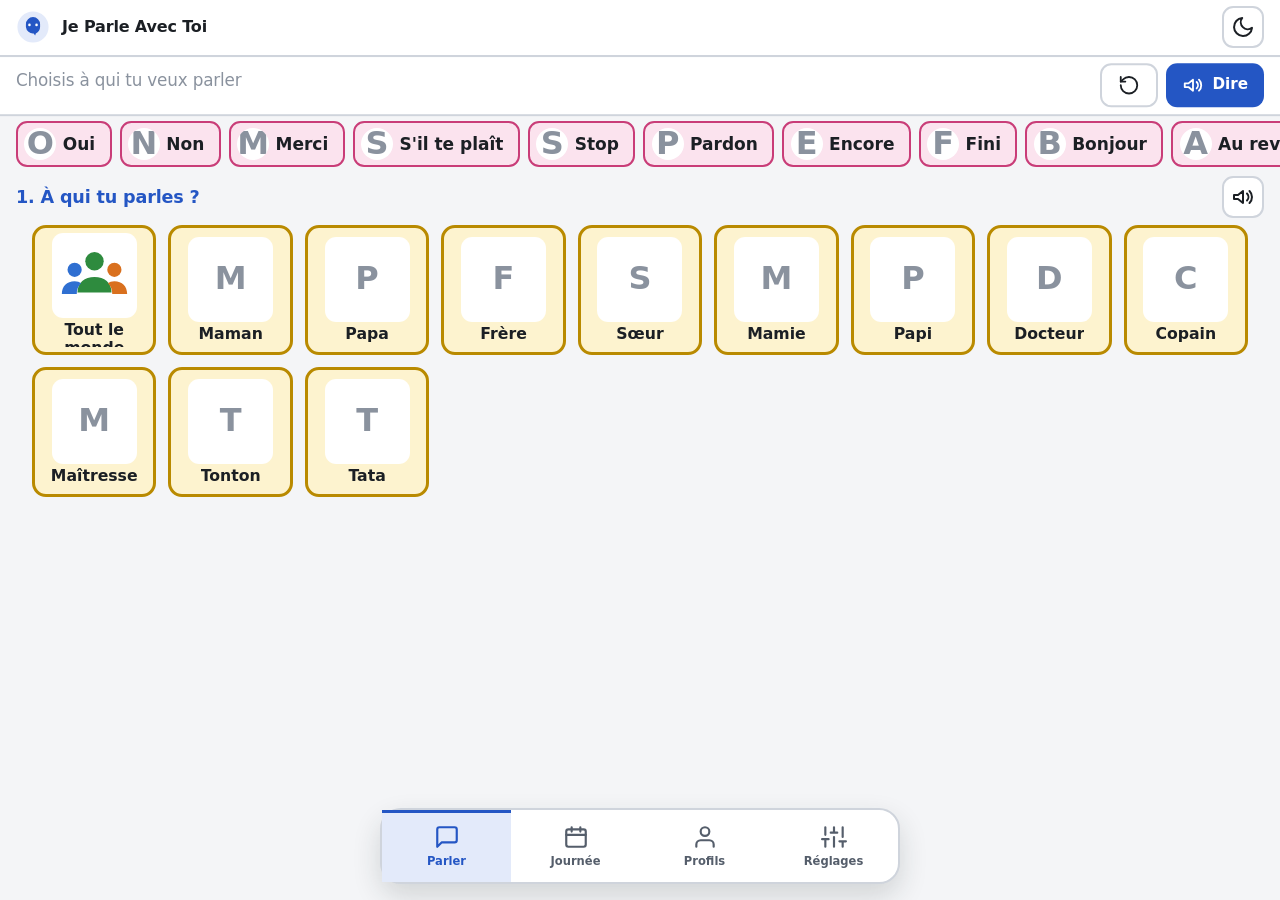
<file: index.html>
<!DOCTYPE html>
<html lang="fr">
<head>
<meta charset="UTF-8">
<meta name="viewport" content="width=device-width, initial-scale=1.0, maximum-scale=1, user-scalable=no, viewport-fit=cover">
<meta name="apple-mobile-web-app-capable" content="yes">
<meta name="mobile-web-app-capable" content="yes">
<meta name="apple-mobile-web-app-status-bar-style" content="default">
<meta name="apple-mobile-web-app-title" content="Je Parle Avec Toi">
<meta name="format-detection" content="telephone=no">
<title>Je Parle Avec Toi</title>
<link rel="manifest" href="./manifest.webmanifest">
<meta name="theme-color" content="#2456c4">
<link rel="apple-touch-icon" href="./icon-192.png">
<style>
*,*::before,*::after{box-sizing:border-box;margin:0;padding:0;-webkit-tap-highlight-color:transparent;}
html{-webkit-text-size-adjust:none;text-size-adjust:none;scroll-behavior:smooth;}
:root, [data-theme="light"]{
  --color-bg:#f7f6f2; --color-surface:#ffffff; --color-surface-2:#fbfbf9; --color-surface-offset:#f0eee8;
  --color-divider:#e2ded6; --color-border:#d8d3c8;
  --color-text:#26241f; --color-text-muted:#6f6a5f; --color-text-faint:#a8a297;
  --color-primary:#0d7a72; --color-primary-hover:#0a5f59; --color-primary-active:#084c47; --color-primary-highlight:#d3e9e6;
  --color-error:#b3261e; --color-error-highlight:#f6d9d6;
  --radius-sm:.5rem; --radius-md:.9rem; --radius-lg:1.4rem; --radius-xl:2rem; --radius-full:9999px;
  --shadow-sm:0 2px 6px rgba(60,50,30,.08); --shadow-md:0 6px 20px rgba(60,50,30,.12); --shadow-lg:0 16px 40px rgba(60,50,30,.18);
  --cat-bleu:#2f7dd1; --cat-bleu-bg:#dcebfa;
  --cat-vert:#3d9c4a; --cat-vert-bg:#dff3e0;
  --cat-rouge:#d64545; --cat-rouge-bg:#fadede;
  --cat-jaune:#c99416; --cat-jaune-bg:#faf1d3;
  --cat-violet:#8a5cc9; --cat-violet-bg:#ece1f8;
  --cat-orange:#e07a2c; --cat-orange-bg:#fbe6d3;
  --font-display:'Baloo 2','Comic Sans MS',sans-serif;
  --font-body:'Quicksand','Segoe UI',sans-serif;
}
[data-theme="dark"]{
  --color-bg:#181a19; --color-surface:#20221f; --color-surface-2:#252722; --color-surface-offset:#2b2d27;
  --color-divider:#33352f; --color-border:#3c3e37;
  --color-text:#eceae4; --color-text-muted:#a6a398; --color-text-faint:#726f64;
  --color-primary:#4fc7bd; --color-primary-hover:#7fd9d1; --color-primary-active:#a3e5df; --color-primary-highlight:#274642;
  --color-error:#e08b86; --color-error-highlight:#4a2d2b;
  --shadow-sm:0 2px 6px rgba(0,0,0,.3); --shadow-md:0 6px 20px rgba(0,0,0,.4); --shadow-lg:0 16px 40px rgba(0,0,0,.5);
  --cat-bleu-bg:#1d3350; --cat-vert-bg:#1d3a22; --cat-rouge-bg:#452323; --cat-jaune-bg:#453a1c; --cat-violet-bg:#33244a; --cat-orange-bg:#452c1a;
}
body{min-height:100dvh;font-family:var(--font-body);font-size:1.05rem;color:var(--color-text);background:var(--color-bg);line-height:1.5;overflow-x:hidden;}
img{display:block;max-width:100%;height:auto;}
button{font:inherit;color:inherit;cursor:pointer;background:none;border:none;}
:focus-visible{outline:3px solid var(--color-primary);outline-offset:3px;border-radius:var(--radius-sm);}
h1,h2,h3{font-family:var(--font-display);line-height:1.15;}

#app{max-width:100%;min-height:100dvh;display:flex;flex-direction:column;}
.topbar{display:flex;align-items:center;gap:.75rem;padding:.9rem 1rem;background:var(--color-surface);border-bottom:1px solid var(--color-divider);position:sticky;top:0;z-index:30;}
.logo{width:42px;height:42px;flex-shrink:0;}
.topbar h1{font-size:1.15rem;color:var(--color-primary);}
.topbar-spacer{flex:1;}
.icon-btn{width:48px;height:48px;border-radius:var(--radius-full);display:flex;align-items:center;justify-content:center;font-size:1.4rem;background:var(--color-surface-offset);transition:background .18s;}
.icon-btn:hover{background:var(--color-primary-highlight);}
.icon-btn:active{transform:scale(.94);}

.sentence-bar{display:flex;align-items:center;gap:.6rem;padding:.8rem 1rem;background:var(--color-surface-2);border-bottom:1px solid var(--color-divider);position:sticky;top:64px;z-index:29;}
.sentence-strip{flex:1;display:flex;gap:.5rem;overflow-x:auto;min-height:64px;align-items:center;padding:.25rem;}
.sentence-strip:empty::after{content:'Touche une image pour construire ta phrase';color:var(--color-text-faint);font-size:.9rem;white-space:nowrap;}
.sentence-chip{display:flex;flex-direction:column;align-items:center;gap:.15rem;background:var(--color-surface);border:2px solid var(--color-border);border-radius:var(--radius-md);padding:.3rem .5rem;min-width:52px;flex-shrink:0;box-shadow:var(--shadow-sm);animation:pop .25s ease;}
@keyframes pop{from{transform:scale(.6);opacity:0}to{transform:scale(1);opacity:1}}
.sentence-chip img{width:30px;height:30px;object-fit:contain;}
.sentence-chip .label{font-size:.65rem;font-weight:600;color:var(--color-text-muted);white-space:nowrap;}
.bar-actions{display:flex;gap:.5rem;flex-shrink:0;}
.btn{font-family:var(--font-body);font-weight:700;border-radius:var(--radius-full);padding:.85rem 1.3rem;font-size:.95rem;display:inline-flex;align-items:center;gap:.5rem;transition:background .18s,transform .12s;min-height:48px;}
.btn:active{transform:scale(.96);}
.btn-primary{background:var(--color-primary);color:#fff;box-shadow:var(--shadow-sm);}
.btn-primary:hover{background:var(--color-primary-hover);}
.btn-ghost{background:var(--color-surface-offset);color:var(--color-text);}
.btn-ghost:hover{background:var(--color-error-highlight);color:var(--color-error);}

.cat-tabs{display:flex;gap:.6rem;padding:.9rem 1rem;overflow-x:auto;background:var(--color-bg);}
.cat-tab{flex-shrink:0;display:flex;align-items:center;gap:.5rem;padding:.7rem 1.1rem;border-radius:var(--radius-full);font-weight:700;font-family:var(--font-display);font-size:.95rem;border:2px solid transparent;min-height:48px;white-space:nowrap;transition:transform .15s;}
.cat-tab:active{transform:scale(.95);}
.cat-tab.active{border-color:currentColor;box-shadow:var(--shadow-sm);}

main{flex:1;padding:0 1rem 6.5rem;}
.board-grid{display:grid;grid-template-columns:repeat(auto-fill,minmax(min(140px,100%),1fr));gap:1rem;padding-top:.25rem;}
.pic-card{position:relative;background:var(--color-surface);border:2px solid var(--color-border);border-radius:var(--radius-lg);padding:.9rem .6rem 1rem;display:flex;flex-direction:column;align-items:center;gap:.5rem;min-height:150px;box-shadow:var(--shadow-sm);transition:transform .15s,box-shadow .15s;}
.pic-card:active{transform:scale(.94);box-shadow:var(--shadow-md);}
.pic-card .strip{position:absolute;top:0;left:0;right:0;height:8px;border-radius:var(--radius-lg) var(--radius-lg) 0 0;}
.pic-card .pic-img-wrap{width:76px;height:76px;border-radius:var(--radius-md);display:flex;align-items:center;justify-content:center;background:var(--color-surface-offset);overflow:hidden;}
.pic-card .pic-img-wrap img{width:100%;height:100%;object-fit:contain;padding:4px;}
.pic-card .pic-label{font-family:var(--font-display);font-weight:700;font-size:.95rem;text-align:center;}

.bottom-nav{position:fixed;bottom:0;left:0;right:0;display:flex;background:var(--color-surface);border-top:1px solid var(--color-divider);z-index:40;padding-bottom:env(safe-area-inset-bottom);}
.nav-btn{flex:1;display:flex;flex-direction:column;align-items:center;gap:.2rem;padding:.7rem 0;font-size:1.4rem;color:var(--color-text-muted);min-height:64px;}
.nav-btn span{font-size:.72rem;font-weight:600;font-family:var(--font-body);}
.nav-btn.active{color:var(--color-primary);}

.screen{display:none;}
.screen.active{display:block;animation:fadein .25s ease;}
@keyframes fadein{from{opacity:0}to{opacity:1}}

.profile-screen{padding:2rem 1.25rem 6rem;max-width:640px;margin:0 auto;}
.profile-screen h2{font-size:1.6rem;margin-bottom:.4rem;}
.profile-screen p.sub{color:var(--color-text-muted);margin-bottom:1.5rem;}
.profile-grid{display:grid;grid-template-columns:repeat(auto-fill,minmax(140px,1fr));gap:1rem;}
.profile-card{background:var(--color-surface);border:2px solid var(--color-border);border-radius:var(--radius-xl);padding:1.2rem;display:flex;flex-direction:column;align-items:center;gap:.6rem;box-shadow:var(--shadow-sm);}
.profile-avatar{width:74px;height:74px;border-radius:var(--radius-full);background:var(--color-primary-highlight);display:flex;align-items:center;justify-content:center;font-size:2rem;}
.profile-name{font-family:var(--font-display);font-weight:700;}
.add-profile-card{border-style:dashed;color:var(--color-text-muted);justify-content:center;}

.settings-screen{padding:1.5rem 1.25rem 6rem;max-width:720px;margin:0 auto;}
.settings-screen h2{font-size:1.4rem;margin-bottom:1rem;}
.settings-section{background:var(--color-surface);border:1px solid var(--color-divider);border-radius:var(--radius-lg);padding:1.2rem;margin-bottom:1.2rem;box-shadow:var(--shadow-sm);}
.settings-section h3{font-size:1.05rem;margin-bottom:.8rem;color:var(--color-primary);}
.field{margin-bottom:1rem;}
.field label{display:block;font-weight:600;font-size:.9rem;margin-bottom:.4rem;color:var(--color-text-muted);}
.field input,.field select{width:100%;padding:.75rem .9rem;border:1px solid var(--color-border);border-radius:var(--radius-md);background:var(--color-surface-2);font-family:var(--font-body);font-size:1rem;min-height:48px;}
.field input[type=file]{padding:.5rem;}
.field input:focus{border-color:var(--color-primary);}
.row-flex{display:flex;gap:.75rem;flex-wrap:wrap;}
.chip-select{display:flex;gap:.5rem;flex-wrap:wrap;}
.chip-select button{padding:.55rem 1rem;border-radius:var(--radius-full);border:2px solid var(--color-border);font-weight:700;font-size:.85rem;}
.chip-select button.selected{border-color:currentColor;box-shadow:var(--shadow-sm);}
.card-list{display:flex;flex-direction:column;gap:.6rem;max-height:320px;overflow-y:auto;}
.card-list-item{display:flex;align-items:center;gap:.8rem;padding:.6rem .8rem;background:var(--color-surface-2);border-radius:var(--radius-md);border:1px solid var(--color-divider);}
.card-list-item img{width:36px;height:36px;object-fit:contain;}
.card-list-item .meta{flex:1;}
.card-list-item .meta .n{font-weight:700;}
.card-list-item .meta .c{font-size:.8rem;color:var(--color-text-muted);}
.card-list-item .del{color:var(--color-error);font-size:1.3rem;padding:.4rem;}

.lock-banner{position:fixed;inset:0;background:var(--color-bg);z-index:60;display:flex;align-items:center;justify-content:center;flex-direction:column;gap:1rem;padding:2rem;text-align:center;}
.lock-banner.hidden{display:none;}
.lock-banner .lock-icon{font-size:3rem;}
.pin-inputs{display:flex;gap:.6rem;}
.pin-inputs input{width:52px;height:60px;text-align:center;font-size:1.6rem;border-radius:var(--radius-md);border:2px solid var(--color-border);background:var(--color-surface);}

.empty-state{display:flex;flex-direction:column;align-items:center;text-align:center;padding:3rem 1rem;color:var(--color-text-muted);}
.empty-state .ic{font-size:2.6rem;margin-bottom:.8rem;}

.toast{position:fixed;bottom:90px;left:50%;transform:translateX(-50%) translateY(20px);background:var(--color-primary);color:#fff;padding:.8rem 1.3rem;border-radius:var(--radius-full);font-weight:700;box-shadow:var(--shadow-md);z-index:80;opacity:0;transition:opacity .25s,transform .25s;pointer-events:none;}
.toast.show{opacity:1;transform:translateX(-50%) translateY(0);}

@media (prefers-reduced-motion:reduce){*,*::before,*::after{animation-duration:.01ms!important;transition-duration:.01ms!important;}}
@media (min-width:768px){main{padding:0 2rem 2rem;} .bottom-nav{max-width:520px;left:50%;transform:translateX(-50%);border-radius:var(--radius-full);bottom:1rem;box-shadow:var(--shadow-lg);border:1px solid var(--color-divider);}}

html,body{-webkit-touch-callout:none}
body{min-height:100vh;min-height:100dvh;-webkit-user-select:none;user-select:none;overscroll-behavior-y:none;padding-left:env(safe-area-inset-left);padding-right:env(safe-area-inset-right)}
#app{min-height:100vh;min-height:100dvh}
button,.pic-card,.nav-btn{touch-action:manipulation;-webkit-appearance:none;appearance:none}
input,select{-webkit-appearance:none;appearance:none;font-size:16px}
input[type=text],input[type=tel],input[type=search],select{-webkit-user-select:text;user-select:text}
input[type=search]{width:100%;padding:.75rem .9rem;border:1px solid var(--color-border);border-radius:var(--radius-md);background:var(--color-surface-2);color:var(--color-text);min-height:48px;font-family:var(--font-body)}
.topbar{padding-top:calc(.9rem + env(safe-area-inset-top))}
.lock-banner{top:0;right:0;bottom:0;left:0}
.cat-tabs,.quick,.crumbs,.chips{-webkit-overflow-scrolling:touch;scrollbar-width:none}
.cat-tabs::-webkit-scrollbar,.quick::-webkit-scrollbar,.crumbs::-webkit-scrollbar,.chips::-webkit-scrollbar{display:none}
.ic{display:inline-flex;align-items:center;justify-content:center;line-height:0}
.ic svg{width:22px;height:22px}
.nav-btn .ic svg{width:26px;height:26px}
.icon-btn .ic svg{width:24px;height:24px}
.sentence-bar{display:block;padding:.7rem 1rem;top:var(--tb,64px)}
.sentence-row{display:flex;align-items:center;gap:.6rem}
.sentence-text{flex:1;font-family:var(--font-display);font-weight:700;font-size:1.45rem;min-height:2.2rem;line-height:1.2}
.sentence-text.empty{color:var(--color-text-faint);font-size:1rem;font-weight:500}
.crumbs{display:flex;gap:.4rem;overflow-x:auto;padding-top:.5rem}
.crumbs:empty{display:none}
.crumb{display:flex;align-items:center;gap:.35rem;flex-shrink:0;padding:.25rem .7rem .25rem .3rem;border-radius:var(--radius-full);font-weight:700;font-size:.85rem;border:2px solid currentColor}
.crumb .ci{width:28px;height:28px;display:flex;align-items:center;justify-content:center;background:#fff;border-radius:50%;overflow:hidden}
.crumb .ci img{width:24px;height:24px;object-fit:contain}
.quick{display:flex;gap:.5rem;overflow-x:auto;padding:.6rem 1rem}
.quick button{flex-shrink:0;display:flex;align-items:center;gap:.4rem;padding:.3rem .9rem .3rem .4rem;border-radius:var(--radius-full);background:var(--cat-jaune-bg);color:var(--cat-jaune);font-weight:700;font-family:var(--font-display);min-height:44px}
.quick button:active{transform:scale(.94)}
.quick .qi{display:flex;width:32px;height:32px;align-items:center;justify-content:center;background:#fff;border-radius:50%;overflow:hidden}
.quick img{width:26px;height:26px;object-fit:contain}
.flow-head{display:flex;align-items:center;gap:.7rem;padding:.6rem 1rem 0}
.flow-title{flex:1;font-family:var(--font-display);font-size:1.3rem;font-weight:700;color:var(--color-primary)}
.pic-img-wrap{font-size:2rem;background:#fff}
.pic-img-wrap img{width:100%;height:100%;object-fit:contain;padding:4px}
.ph{font-family:var(--font-display);font-weight:800;color:var(--color-text-faint);font-size:2rem}
.cat-tab img{width:26px;height:26px;object-fit:contain;background:#fff;border-radius:50%;padding:2px}
.pic-sub{font-size:.75rem;color:var(--color-text-muted);text-align:center;margin-top:-.3rem}
.done-box{grid-column:1/-1;text-align:center;padding:1.5rem 0;display:flex;flex-direction:column;gap:1rem;align-items:center}
.skip-box{grid-column:1/-1;display:flex;justify-content:center;padding-top:.5rem}
.profile-card.current{border-color:var(--color-primary)}
.profile-avatar{font-family:var(--font-display);font-weight:800;color:#fff;font-size:1.9rem}
.card-list-item select{padding:.4rem;border-radius:var(--radius-sm);border:1px solid var(--color-border);background:var(--color-surface);color:var(--color-text)}
.card-list-item .ci2{width:40px;height:40px;display:flex;align-items:center;justify-content:center;background:#fff;border-radius:8px;flex-shrink:0;overflow:hidden}
.card-list-item .ci2 img{width:34px;height:34px}
.card-list-item .del,.card-list-item .act{display:flex;align-items:center;padding:.4rem}
.card-list-item .act{color:var(--color-text-muted)}
.lock-icon svg{width:48px;height:48px}
.toast{bottom:calc(90px + env(safe-area-inset-bottom))}
.type-grid{display:grid;grid-template-columns:repeat(auto-fill,minmax(120px,1fr));gap:.6rem}
.type-btn{display:flex;flex-direction:column;align-items:center;gap:.2rem;padding:.6rem .4rem;border-radius:var(--radius-md);border:2px solid var(--color-border);background:var(--color-surface);text-align:center;font-weight:700;font-size:.85rem}
.type-btn .ti{width:44px;height:44px;display:flex;align-items:center;justify-content:center;background:#fff;border-radius:8px}
.type-btn img{width:38px;height:38px;object-fit:contain}
.type-btn small{font-weight:500;color:var(--color-text-muted);font-size:.7rem;line-height:1.2}
.type-btn.on,.seg button.on,.chip.on{border-color:var(--color-primary);background:var(--color-primary-highlight);color:var(--color-primary)}
.seg{display:flex;gap:.5rem;flex-wrap:wrap}
.seg button,.chip{padding:.55rem 1rem;border-radius:var(--radius-full);border:2px solid var(--color-border);font-weight:700;font-size:.85rem;background:var(--color-surface);min-height:44px}
.chips{display:flex;gap:.5rem;overflow-x:auto;padding:.7rem 0}
.chip{flex-shrink:0;min-height:40px}
.editor{border:2px solid var(--color-primary);border-radius:var(--radius-lg);padding:1rem;margin:1rem 0;background:var(--color-surface-2)}
.editor h3{margin-bottom:.8rem}
.img-pick{display:flex;align-items:center;gap:.6rem;justify-content:center;margin-bottom:.7rem}
.img-prev{width:110px;height:110px;border-radius:var(--radius-md);background:#fff;border:1px solid var(--color-border);display:flex;align-items:center;justify-content:center;overflow:hidden}
.img-prev img{width:100%;height:100%;object-fit:contain;padding:6px}
.preview{background:var(--color-primary-highlight);color:var(--color-primary);padding:.7rem 1rem;border-radius:var(--radius-md);font-weight:700;margin-bottom:1rem}
details.grp{margin-bottom:.6rem;border:1px solid var(--color-divider);border-radius:var(--radius-md);background:var(--color-surface-2)}
details.grp>summary{padding:.8rem 1rem;font-weight:700;cursor:pointer;list-style:none;display:flex;justify-content:space-between}
details.grp>summary::-webkit-details-marker{display:none}
details.grp .rows{padding:0 .6rem .6rem;display:flex;flex-direction:column;gap:.5rem}
.hint{font-size:.8rem;color:var(--color-text-muted);margin-top:.3rem}

/* ===== v6 : rendu plus sobre, plus tactile ===== */
:root,[data-theme="light"]{--color-bg:#f5f0e6;--color-surface:#fffdf8;--color-surface-2:#faf6ec;--color-surface-offset:#ece5d5;--color-divider:#ded5c0;--color-border:#cfc4aa;--color-text:#1f2a2e;--color-text-muted:#5b6469;--color-text-faint:#8c9290;--color-primary:#0d7a72;--color-primary-hover:#0a625c;--color-primary-active:#084c47;--color-primary-highlight:#d6e8e3;--radius-sm:.4rem;--radius-md:.7rem;--radius-lg:1rem;--radius-xl:1.3rem;--shadow-sm:0 2px 0 rgba(31,42,46,.10);--shadow-md:0 3px 0 rgba(31,42,46,.14);--shadow-lg:0 12px 28px rgba(31,42,46,.16);--font-display:'Lexend','Atkinson Hyperlegible',system-ui,sans-serif;--font-body:'Atkinson Hyperlegible','Segoe UI',system-ui,sans-serif}
[data-theme="dark"]{--color-bg:#14181a;--color-surface:#1c2123;--color-surface-2:#21282a;--color-surface-offset:#2a3235;--color-divider:#2f383b;--color-border:#3d484c;--color-text:#eceae4;--color-text-muted:#a9aea9;--color-text-faint:#757c78;--color-primary:#4fc7bd;--color-primary-hover:#7fd9d1;--color-primary-active:#a3e5df;--color-primary-highlight:#254541;--shadow-sm:0 2px 0 rgba(0,0,0,.35);--shadow-md:0 3px 0 rgba(0,0,0,.4)}
body{font-family:var(--font-body);font-size:1.0625rem;line-height:1.55}
h1,h2,h3,.btn,.cat-tab,.pic-label,.flow-title,.crumb,.profile-name{font-family:var(--font-display)}
.topbar{border-bottom:2px solid var(--color-border)}
.topbar h1{font-weight:700;letter-spacing:-.01em}
.btn,.icon-btn,.cat-tab,.crumb,.chip,.seg button,.quick button,.type-btn,.int-row .btn{border-radius:var(--radius-md)}
.btn{font-weight:600;letter-spacing:0}
.btn-primary{box-shadow:0 3px 0 var(--color-primary-active)}
.btn-primary:active{transform:translateY(2px);box-shadow:0 1px 0 var(--color-primary-active)}
.btn-ghost{border:2px solid var(--color-border);background:var(--color-surface)}
.icon-btn{border:2px solid var(--color-border);background:var(--color-surface)}
.sentence-bar{background:var(--color-surface);border-bottom:2px solid var(--color-border);padding:.8rem 1rem}
.sentence-text{font-family:var(--font-display);font-weight:600;font-size:1.7rem;line-height:1.3;letter-spacing:-.01em;color:var(--color-text)}
.sentence-text.empty{font-size:1.05rem}
.sentence-text .placeholder{font-size:1.05rem;font-weight:500;color:var(--color-text-faint)}
.sentence-text .blank{display:inline-block;min-width:3.2ch;height:1em;margin:0 .1em;border-bottom:3px dashed var(--color-primary);vertical-align:-.12em}
.flow-title{font-weight:700;font-size:1.25rem;letter-spacing:-.01em}
.flow-hint{padding:.15rem 1rem 0;color:var(--color-text-muted);font-size:1rem}
.pic-card{border:2px solid var(--color-border);border-radius:var(--radius-lg);box-shadow:0 4px 0 var(--color-border);gap:.6rem}
.pic-card:active{transform:translateY(3px);box-shadow:0 1px 0 var(--color-border)}
.pic-card .strip{height:7px}
.pic-img-wrap{background:#fff;border:1px solid var(--color-divider);border-radius:var(--radius-md)}
.pic-label{font-weight:600;font-size:1rem;line-height:1.25}
.board-grid.big{grid-template-columns:repeat(auto-fill,minmax(160px,1fr))}
.board-grid.big .pic-card{min-height:200px}
.board-grid.big .pic-img-wrap{width:104px;height:104px}
.board-grid.big .pic-label{font-size:1.2rem}
.board-grid.big .pic-sub{font-size:.85rem}
.cat-tab{border:2px solid transparent;font-weight:600}
.cat-tab.active{border-color:currentColor;box-shadow:0 3px 0 currentColor}
.crumb{border-width:2px}
.bottom-nav{border-top:2px solid var(--color-border);background:var(--color-surface)}
.nav-btn{border-top:3px solid transparent}
.nav-btn.active{border-top-color:var(--color-primary);background:var(--color-primary-highlight)}
@media (min-width:768px){.bottom-nav{border-radius:var(--radius-xl);border:2px solid var(--color-border)}}
.settings-section,.editor,details.grp,.le-row,.card-list-item{border-radius:var(--radius-lg)}
.settings-section{border:2px solid var(--color-divider);box-shadow:none}
.final-sentence{font-family:var(--font-display);font-weight:600;font-size:1.9rem;line-height:1.3;max-width:24ch;margin:.2rem auto .4rem}
.isvg{width:100%;height:100%;display:block;padding:6px}
.crumb .ci svg{width:24px;height:24px;padding:0}
.cat-tab svg{width:26px;height:26px;padding:0;background:#fff;border-radius:50%}
.ci2 svg{width:34px;height:34px;padding:0}
.img-prev svg{width:90%;height:90%;padding:0}
.btn.small{min-height:38px;padding:.4rem .9rem;font-size:.8rem}
.int-row{flex-wrap:wrap}
.int-row .meta .c{display:block}
.int-row.off{opacity:.55}
.int-row .acts{display:flex;gap:.35rem;flex-wrap:wrap;justify-content:flex-end}
.le-row{display:flex;align-items:center;gap:.6rem;padding:.5rem .7rem;background:var(--color-surface);border:1px solid var(--color-divider);margin-bottom:.45rem}
.le-row .meta{flex:1;font-weight:700}
.le-row .meta small{display:block;font-weight:500;color:var(--color-text-muted)}
.level-help{background:var(--color-primary-highlight);border-radius:var(--radius-md);padding:.6rem .9rem;margin-bottom:.9rem;font-size:.85rem}
.level-help p{margin:.15rem 0}
.pf-row{display:flex;gap:.4rem;flex-wrap:wrap}
/* ===== v7 : couleurs Fitzgerald, style sobre, réglages par usager ===== */
:root,[data-theme="light"]{--color-bg:#f4f5f7;--color-surface:#ffffff;--color-surface-2:#f8f9fb;--color-surface-offset:#eceef2;--color-divider:#e1e4ea;--color-border:#cfd4dc;--color-text:#1b1f24;--color-text-muted:#555e6b;--color-text-faint:#8a929e;--color-primary:#2456c4;--color-primary-hover:#1c46a3;--color-primary-active:#153782;--color-primary-highlight:#e3eafa;--on-primary:#ffffff;
 --font-display:system-ui,-apple-system,'Segoe UI',Roboto,'Helvetica Neue',Arial,sans-serif;--font-body:system-ui,-apple-system,'Segoe UI',Roboto,'Helvetica Neue',Arial,sans-serif;
 --cat-jaune:#b98a00;--cat-jaune-bg:#fdf3cf;--cat-vert:#2e8b3e;--cat-vert-bg:#e2f4e4;--cat-bleu:#2f6fd1;--cat-bleu-bg:#e0ecfb;--cat-orange:#d9701e;--cat-orange-bg:#fde9d6;--cat-violet:#7d4fc4;--cat-violet-bg:#eee5fa;--cat-rouge:#cc3a3a;--cat-rouge-bg:#fbe1e1;--cat-rose:#c93d78;--cat-rose-bg:#fbe3ee}
[data-theme="dark"]{--color-bg:#111418;--color-surface:#1a1e24;--color-surface-2:#1f242b;--color-surface-offset:#272d35;--color-divider:#2c333c;--color-border:#3a424d;--color-text:#eef0f3;--color-text-muted:#a7afba;--color-text-faint:#737c88;--color-primary:#8fb0ff;--color-primary-hover:#b0c8ff;--color-primary-active:#cfdcff;--color-primary-highlight:#22324f;--on-primary:#0c1a33;
 --cat-jaune-bg:#3d3414;--cat-vert-bg:#18361e;--cat-bleu-bg:#182c4a;--cat-orange-bg:#40280f;--cat-violet-bg:#2e2246;--cat-rouge-bg:#432121;--cat-rose-bg:#42202f}
.btn-primary{color:var(--on-primary);box-shadow:none}.btn-primary:active{transform:scale(.97);box-shadow:none}
.toast{color:var(--on-primary)}
.topbar h1{color:var(--color-text)}
.pic-card{background:var(--cc-bg,var(--color-surface));border:3px solid var(--cc,var(--color-border));box-shadow:none;border-radius:16px}
.pic-card:active{transform:scale(.97);box-shadow:none}
.pic-card .strip{display:none}
.pic-card .pic-img-wrap{border-color:transparent;background:#fff}
.quick button{background:var(--cat-rose-bg);color:var(--color-text);border:2px solid var(--cat-rose)}
.cat-tab{color:var(--color-text)!important;border-color:var(--cc,transparent)}
.cat-tab.active{box-shadow:none;border-width:3px;border-color:var(--color-text)}
body[data-size="s"] .board-grid,body[data-size="s"] .board-grid.big{grid-template-columns:repeat(auto-fill,minmax(105px,1fr));gap:.6rem}
body[data-size="s"] .pic-card{min-height:118px;padding:.6rem .4rem}
body[data-size="s"] .pic-card .pic-img-wrap{width:62px;height:62px}
body[data-size="s"] .pic-label{font-size:.9rem}
body[data-size="l"] .board-grid,body[data-size="l"] .board-grid.big{grid-template-columns:repeat(auto-fill,minmax(165px,1fr))}
body[data-size="l"] .pic-card{min-height:210px}
body[data-size="l"] .pic-card .pic-img-wrap{width:120px;height:120px}
body[data-size="l"] .pic-label{font-size:1.25rem}
.pic-card.pressing::after{content:'';position:absolute;left:10px;right:10px;bottom:7px;height:7px;border-radius:4px;background:var(--cc,var(--color-primary));transform-origin:left;animation:holdfill var(--hold,0ms) linear forwards}
@keyframes holdfill{from{transform:scaleX(0)}to{transform:scaleX(1)}}
@media (min-width:768px){main{padding-bottom:7rem}}
body.kid #themeToggle,body.kid .nav-btn[data-screen="profiles"]{display:none}
#profileList{max-height:none;overflow:visible}
.pf-card{border:2px solid var(--color-divider);border-radius:var(--radius-lg);padding:.8rem;background:var(--color-surface-2)}
.pf-head{display:flex;align-items:center;gap:.7rem;margin-bottom:.6rem}
.pf-head .n{flex:1;font-weight:700;font-size:1.05rem}
.pf-head .del{color:var(--color-error);display:flex;padding:.4rem}
.pf-grid{display:grid;grid-template-columns:repeat(auto-fill,minmax(210px,1fr));gap:.6rem}
.pf-f{display:flex;flex-direction:column;gap:.25rem;font-size:.85rem;color:var(--color-text-muted);font-weight:600}
.pf-f select{padding:.6rem .7rem;border:1px solid var(--color-border);border-radius:var(--radius-md);background:var(--color-surface);color:var(--color-text);font-size:16px;min-height:44px;-webkit-appearance:menulist;appearance:auto}

/* ===== v8 ===== */
.day-screen,.write-screen{padding:1.2rem 1rem 7rem;max-width:760px;margin:0 auto}
.day-head{display:flex;align-items:center;gap:.8rem;margin-bottom:1rem}.day-head h2{flex:1;font-size:1.5rem}
.day-list{display:flex;flex-direction:column;gap:.7rem}
.day-item{display:flex;align-items:center;gap:.9rem;padding:.7rem .9rem;border:3px solid var(--cc);background:var(--cc-bg);border-radius:16px;cursor:pointer}
.day-item .pic-img-wrap{width:72px;height:72px;flex-shrink:0;background:#fff;border-radius:12px;display:flex;align-items:center;justify-content:center;overflow:hidden}
.day-txt{flex:1;min-width:0;display:flex;flex-direction:column;gap:.1rem}
.day-step{font-size:.85rem;font-weight:700;color:var(--color-text-muted)}
.day-label{font-size:1.3rem;font-weight:700;overflow-wrap:anywhere}
.day-item.now{box-shadow:0 0 0 4px var(--color-primary)}
.day-item.done{opacity:.5}.day-item.done .day-label{text-decoration:line-through}
.day-check{width:56px;height:56px;flex-shrink:0;border-radius:50%;border:3px solid var(--color-border);background:var(--color-surface);display:flex;align-items:center;justify-content:center;color:var(--cat-vert)}
.day-item.done .day-check{background:var(--cat-vert);color:#fff;border-color:var(--cat-vert)}
.day-acts{display:flex;gap:.3rem;flex-wrap:wrap}
.day-tools{margin-top:1rem}
.day-cands{display:grid;grid-template-columns:repeat(auto-fill,minmax(130px,1fr));gap:.5rem;margin-top:.7rem;max-height:360px;overflow:auto}
.day-cand{display:flex;align-items:center;gap:.5rem;padding:.4rem;border:1px solid var(--color-border);border-radius:10px;background:var(--color-surface);font-weight:600;text-align:left}
body.kid #dayEdit,body.kid #dayPicker{display:none!important}
.write-screen textarea{width:100%;font-size:1.6rem;font-weight:600;padding:1rem;border:2px solid var(--color-border);border-radius:14px;background:var(--color-surface);color:var(--color-text);font-family:var(--font-body);-webkit-user-select:text;user-select:text;resize:vertical;margin-bottom:.4rem}
.write-screen .chips{flex-wrap:wrap}
.write-screen .chips .chip{font-size:1.1rem;min-height:48px;padding:.5rem 1rem}
.quick.favs{padding-top:0}
.quick.favs button{background:var(--cat-jaune-bg);border:2px solid var(--cat-jaune);color:var(--color-text)}
.quick.favs:empty{display:none}
.scan-on{outline:6px solid #f5a400!important;outline-offset:3px;position:relative;z-index:5}
#modelBtn.on{background:#f5a400;border-color:#f5a400;color:#1b1f24}
.model-banner{display:none;margin:.6rem 1rem 0;padding:.7rem 1rem;border-radius:12px;background:#fff3cc;color:#5a4300;font-weight:700;border:2px solid #f5a400}
body.modeling .model-banner{display:block}
body.modeling .sentence-bar{background:#fff8e1}
[data-theme="dark"] body.modeling .sentence-bar{background:#3a3112}
.pic-card.shown{animation:shown .6s ease}
@keyframes shown{0%{transform:scale(1)}40%{transform:scale(1.07);box-shadow:0 0 0 6px #f5a400}100%{transform:scale(1)}}
.done-box .btn{justify-content:center}
.le-row .meta small{display:block}

/* ===== v9 : écran sans défilement, en-tête compact, réglages en onglets ===== */
[hidden]{display:none!important}
.topbar{padding:.4rem 1rem;padding-top:calc(.4rem + env(safe-area-inset-top))}
.topbar h1{font-size:1rem}.logo{width:34px;height:34px;touch-action:none}
.topbar .icon-btn{width:42px;height:42px}
.sentence-bar{padding:.4rem 1rem}
.sentence-text{font-size:1.4rem;min-height:1.9rem}
.sentence-row .btn{min-height:44px;padding:.55rem 1rem}
.quick{padding:.35rem 1rem}
.quick button{min-height:40px}
.flow-head{padding:.25rem 1rem 0;gap:.5rem}
.flow-title{font-size:1.1rem}
.flow-head .icon-btn{width:42px;height:42px}
#backBtn{min-height:42px;padding:.45rem .8rem}
.flow-hint{font-size:.9rem}
body.nonreader #flowHint{display:none}
.cat-tabs{padding:.45rem 1rem}
.cat-tab{min-height:42px;padding:.4rem .8rem}
main{padding-top:.4rem}
.board-grid.fit{grid-template-columns:repeat(var(--cols),minmax(0,1fr))!important;grid-auto-rows:var(--rowh);padding-top:0}
.board-grid.fit .pic-card{min-height:0!important;height:var(--rowh);padding:5px 4px;gap:3px;justify-content:center;border-radius:14px}
.board-grid.fit .pic-card .pic-img-wrap{width:var(--img)!important;height:var(--img)!important;flex-shrink:0}
.board-grid.fit .pic-label{font-size:var(--fs);line-height:1.15;overflow:hidden;max-width:100%}
.board-grid.fit .pic-sub{display:none}
.pager{display:flex;align-items:center;justify-content:space-between;gap:.6rem;margin-top:10px}
.pager button{min-height:52px;min-width:110px;font-size:1.05rem;justify-content:center}
.pager .pg{font-weight:700;color:var(--color-text-muted)}
.pager button:disabled{opacity:.35}
.set-tabs{display:flex;gap:.5rem;overflow-x:auto;margin:0 0 1rem;position:sticky;top:var(--tb,56px);background:var(--color-bg);padding:.5rem 0;z-index:20;scrollbar-width:none}
.set-tabs::-webkit-scrollbar{display:none}
.set-tabs .chip{font-size:.95rem}
.model-banner{display:none;align-items:center;gap:.8rem}
body.modeling .model-banner{display:flex}
.model-banner span{flex:1}
/* v9.1 : rubriques des réglages en menus déroulants */
.settings-section{padding:.8rem 1.1rem}
.settings-section>.sec-head{display:flex;align-items:center;justify-content:space-between;width:100%;text-align:left;gap:.6rem;padding:0;background:none;border:0;color:inherit;cursor:pointer;min-height:48px}
.settings-section>.sec-head h3{margin:0}
.sec-head .chev{display:flex;color:var(--color-text-muted);transition:transform .2s;flex-shrink:0}
.settings-section.open>.sec-head .chev{transform:rotate(180deg)}
.settings-section>.sec-body{margin-top:.7rem}
.settings-section:not(.open)>.sec-body{display:none}
/* v9.2 : écriture intelligente */
.w-lab{font-size:.85rem;font-weight:700;color:var(--color-text-muted);margin:.5rem 0 .3rem}
.w-lab:empty{display:none}
.w-sents{display:flex;flex-direction:column;gap:.45rem}
.w-sents:empty{display:none}
.w-sents button{display:flex;align-items:center;gap:.6rem;text-align:left;padding:.65rem .9rem;border-radius:12px;border:2px solid var(--cat-jaune);background:var(--cat-jaune-bg);color:var(--color-text);font-weight:700;font-size:1.1rem;min-height:52px}
.w-sents button .wi,.write-screen .chip .wi{width:34px;height:34px;flex-shrink:0;display:flex;align-items:center;justify-content:center;background:#fff;border-radius:8px;overflow:hidden}
.w-sents button .wi img,.write-screen .chip .wi img{width:30px;height:30px;object-fit:contain}
.w-sents button .wi .ph,.write-screen .chip .wi .ph{font-size:1rem}
.write-screen .chips .chip{display:inline-flex;align-items:center;gap:.45rem}
.write-screen .chips{gap:.5rem}
.w-acts{margin:.2rem 0 .3rem}
.w-acts .btn{min-height:48px}
/* correctif : texte lisible dans les champs en mode sombre */
input,select,textarea{color:var(--color-text)}
input::placeholder,textarea::placeholder{color:var(--color-text-faint);opacity:1}
</style>
</head>
<body>
<div id="app">
<header class="topbar" id="topbar">
<svg class="logo" viewBox="0 0 48 48" fill="none" aria-label="Logo Je Parle Avec Toi"><circle cx="24" cy="24" r="22" fill="var(--color-primary-highlight)"/><path d="M14 20a10 10 0 0 1 20 0v4a10 10 0 0 1-6 9l-1 3-2-3a10 10 0 0 1-11-9z" fill="var(--color-primary)"/><circle cx="19" cy="21" r="1.8" fill="var(--color-surface)"/><circle cx="29" cy="21" r="1.8" fill="var(--color-surface)"/></svg>
<h1>Je Parle Avec Toi</h1><div class="topbar-spacer"></div>
<button class="icon-btn" id="themeToggle" aria-label="Changer de thème"><i class="ic" id="themeIcon"></i></button>
</header>
<section class="screen active" id="screen-board">
<div class="sentence-bar">
<div class="sentence-row">
<div class="sentence-text empty" id="sentenceText" aria-live="polite"></div>
<div class="bar-actions">
<button class="btn btn-ghost" id="clearSentence" aria-label="Recommencer"><i class="ic" data-ic="reset"></i></button>
<button class="btn btn-primary" id="speakSentence" aria-label="Dire ma phrase"><i class="ic" data-ic="speaker"></i>Dire</button>
</div></div>
<div class="crumbs" id="crumbs"></div>
</div>
<div class="model-banner" id="modelBanner"></div><div class="quick" id="quickRow" aria-label="Mots rapides"></div><div class="quick favs" id="favRow" aria-label="Mes phrases"></div>
<div class="flow-head"><button class="btn btn-ghost" id="backBtn" style="display:none" aria-label="Retour"><i class="ic" data-ic="back"></i>Retour</button><div class="flow-title" id="flowTitle"></div><button class="icon-btn" id="hintSpeak" aria-label="Écouter la consigne"><i class="ic" data-ic="speaker"></i></button></div>
<p class="flow-hint" id="flowHint"></p>
<div class="cat-tabs" id="catTabs" role="tablist"></div>
<main><div class="board-grid" id="boardGrid"></div><div class="pager" id="pager" hidden></div></main>
</section>
<section class="screen" id="screen-day"><div class="day-screen"><div class="day-head"><h2 id="dayTitle">Ma journée</h2><button class="btn btn-primary" id="daySay"></button></div>
<div id="dayList" class="day-list"></div>
<div class="row-flex day-tools"><button class="btn btn-ghost" id="dayReset">Tout recommencer</button><button class="btn btn-ghost" id="dayEdit">Modifier</button></div>
<div id="dayPicker" class="editor" style="display:none"><h3>Ajouter une étape</h3><input type="search" id="daySearch" placeholder="Rechercher un mot (ex : bain, école)"><div id="dayCands" class="day-cands"></div></div></div></section>
<section class="screen" id="screen-write"><div class="write-screen"><textarea id="wText" rows="2" autocapitalize="sentences"></textarea><div class="row-flex w-acts"><button class="btn btn-primary" id="wSay"></button><button class="btn btn-ghost" id="wFav"></button><button class="btn btn-ghost" id="wClear"></button></div><p class="w-lab" id="wLabS"></p><div class="w-sents" id="wSents"></div><p class="w-lab" id="wLabW"></p><div class="chips" id="wSugg"></div>
</div></section>
<section class="screen" id="screen-profiles"><div class="profile-screen"><h2>Qui utilise l'application ?</h2><p class="sub">Touche ton profil pour commencer.</p><div class="profile-grid" id="profileGrid"></div></div></section>
<section class="screen" id="screen-settings"><div class="settings-screen"><h2>Personnalisation</h2><div class="set-tabs" id="setTabs" role="tablist"></div>
<div class="settings-section" id="secBackup" data-tab="save"><h3>Sauvegarde</h3><p class="hint" style="margin-bottom:.8rem">Enregistre tout (profils, mots, photos, voix, phrases, journée) dans un fichier. Garde-le en lieu sûr : il permet de tout récupérer sur un autre téléphone. En cas de restauration, l'ancienne version est gardée de côté.</p>
<div class="row-flex"><button class="btn btn-primary" id="bkSave">Créer une sauvegarde</button><label class="btn btn-ghost" for="bkFile">Restaurer une sauvegarde</label><input type="file" id="bkFile" accept=".json,application/json" style="display:none"></div><p class="hint" id="bkHint"></p>
<div class="row-flex" style="margin-top:.8rem"><button class="btn btn-ghost" id="offBtn">Préparer les images pour le hors ligne</button></div><p class="hint" id="offHint"></p></div>
<div class="settings-section" id="secPhrases" data-tab="phrases"><h3>Mes phrases</h3><p class="hint" id="phrasesFor" style="margin-bottom:.6rem"></p><div id="favList"></div>
<div class="field" style="margin-top:.6rem"><label for="favNew">Ajouter une phrase toute prête</label><div class="row-flex"><input type="text" id="favNew" placeholder="Ex : Je veux mon doudou" style="flex:1;min-width:160px"><button class="btn btn-primary" id="favAdd">Ajouter</button></div></div>
<h3 style="margin-top:1rem">Dernières phrases dites</h3><div id="histList"></div></div>

<div class="settings-section" id="secIntents" data-tab="phrases"><h3>Étape 2 : « Que veux-tu dire ? »</h3>
<p class="hint" style="margin-bottom:.8rem">Ce sont les grandes images de l'étape 2. Pour chacune : choisis les images de l'étape 3 (bouton « Images »), change son dessin, son niveau, masque-la, change l'ordre, ou crées-en de nouvelles.</p>
<button class="btn btn-primary" id="openAddIntent"><i class="ic" data-ic="plus"></i>Ajouter un « Que veux-tu dire ? »</button>
<div class="editor" id="listEditor" style="display:none"><h3 id="leTitle">Images</h3>
<p class="hint" style="margin-bottom:.8rem">Ces images s'affichent en premier à l'étape 3.</p>
<div id="leItems"></div>
<div class="row-flex" style="margin-top:.6rem"><button class="btn btn-primary" id="leAddExisting"><i class="ic" data-ic="plus"></i>Ajouter une image existante</button><button class="btn btn-ghost" id="leCreate">Créer un nouveau mot</button></div>
<div id="lePicker" style="display:none;margin-top:.8rem"><input type="search" id="leSearch" placeholder="Rechercher un mot"><div class="chips" id="leKinds"></div><div id="leCandidates"></div></div>
<div class="row-flex" style="margin-top:.8rem"><button class="btn btn-primary" id="leDone">Terminé</button></div></div>
<div class="editor" id="intEditor" style="display:none"><h3 id="inTitle">Nouveau</h3>
<div id="inCustom">
<div class="field"><label>1. Début de la phrase</label><div class="seg" id="inPresets"></div>
<input type="text" id="inVerb" placeholder="Ou écris le verbe : voudrais, préfère, adore…" autocapitalize="none" style="margin-top:.6rem">
<p class="hint">La phrase commencera par « Je » : Je voudrais, J'adore…</p></div>
<div class="field"><label>2. Qu'est-ce qui peut suivre ?</label><div class="seg" id="inStyle"></div></div>
<div class="field"><label>3. Phrase négative ?</label><div class="seg" id="inNeg"></div></div></div>
<div class="field"><label>Visible à partir du niveau</label><div class="seg" id="inLvl"></div></div>
<div class="field"><label>Couleur</label><div class="seg" id="inColor"></div></div>
<div class="field"><label>Image</label>
<div class="img-pick"><button class="icon-btn" id="inPrev" aria-label="Image précédente"><i class="ic" data-ic="back"></i></button><div class="img-prev" id="inImg"></div><button class="icon-btn" id="inNext" aria-label="Image suivante"><i class="ic" data-ic="next"></i></button></div>
<div class="row-flex"><input type="search" id="inQ" placeholder="Chercher un pictogramme (ex : besoin)" style="flex:1;min-width:140px"><button class="btn btn-ghost" id="inSearch">Chercher</button></div>
<div class="row-flex" style="margin-top:.6rem"><label class="btn btn-ghost" for="inPhoto">Utiliser ma photo</label><input type="file" id="inPhoto" accept="image/*" style="display:none"><button class="btn btn-ghost" id="inResetImg">Dessin d'origine</button></div>
<p class="hint" id="inHint"></p></div>
<div class="field"><label for="inSub">Petit texte sous l'image (facultatif)</label><input type="text" id="inSub" placeholder="Ex : Je demande quelque chose"></div>
<div class="preview" id="inPreview"></div>
<div class="row-flex"><button class="btn btn-primary" id="inSave">Enregistrer</button><button class="btn btn-ghost" id="inCancel">Annuler</button></div></div>
<div id="intentsList" style="margin-top:.8rem"></div>
<button class="btn btn-ghost" id="resetIntents" style="margin-top:.6rem">Tout remettre comme au départ</button></div>

<div class="settings-section" data-tab="words"><h3>Pictogrammes</h3>
<div class="row-flex"><input type="search" id="cardSearch" placeholder="Rechercher un mot" style="flex:1;min-width:140px"><button class="btn btn-primary" id="openAdd"><i class="ic" data-ic="plus"></i>Ajouter un mot</button></div>
<div class="chips" id="kindFilter"></div>

<div class="editor" id="editor" style="display:none">
<h3 id="edTitle">Nouveau mot</h3>
<div class="field"><label for="edLabel">1. Le mot</label><input type="text" id="edLabel" placeholder="Ex : Fromage" autocomplete="off" autocapitalize="sentences"></div>
<div class="field" id="edTypeWrap"><label>2. Quel type de mot ?</label><div class="type-grid" id="edTypes"></div></div>
<div class="field" id="edOpts"></div>
<div class="field"><label>3. L'image</label>
<div class="img-pick"><button class="icon-btn" id="edPrev" aria-label="Image précédente"><i class="ic" data-ic="back"></i></button><div class="img-prev" id="edImg"></div><button class="icon-btn" id="edNext" aria-label="Image suivante"><i class="ic" data-ic="next"></i></button></div>
<div class="row-flex"><input type="search" id="edQ" placeholder="Chercher une autre image" style="flex:1;min-width:140px"><button class="btn btn-ghost" id="edSearch">Chercher</button></div>
<div class="row-flex" style="margin-top:.6rem"><label class="btn btn-ghost" for="edPhoto">Utiliser ma photo</label><input type="file" id="edPhoto" accept="image/*" style="display:none"></div>
<p class="hint" id="edHint"></p></div>
<div class="field"><label>Voix enregistrée (facultatif)</label><div class="row-flex"><button class="btn btn-ghost" id="edRec"></button><button class="btn btn-ghost" id="edPlay" style="display:none">Écouter</button><button class="btn btn-ghost" id="edRecDel" style="display:none">Supprimer la voix</button></div><p class="hint">Enregistre le mot avec ta propre voix (4 secondes maximum). Elle sera jouée quand l'enfant touche l'image.</p></div>
<div class="preview" id="edPreview"></div>
<div class="row-flex"><button class="btn btn-primary" id="edSave">Enregistrer</button><button class="btn btn-ghost" id="edCancel">Annuler</button></div>
</div>

<div id="cardsList"></div>
<div class="row-flex" style="margin-top:.8rem"><button class="btn btn-ghost" id="restoreDeleted">Rétablir les mots supprimés</button><button class="btn btn-ghost" id="repairPics">Relancer la recherche des images</button></div>
</div>

<div class="settings-section" data-tab="child"><h3>Profils</h3>
<p class="hint" style="margin-bottom:.8rem">Garçon ou fille : sert aux accords (« Je suis content / contente »). Le niveau règle ce que l'enfant voit. Chaque profil a aussi ses propres réglages : taille des images, voix, façon de toucher.</p><div class="level-help"><p><b>Niveau 1</b> : Je veux, J'ai mal, Je ne veux pas, Je me sens. Grandes images conseillées.</p><p><b>Niveau 2</b> : ajoute Je vois, J'ai besoin de, J'ai envie de, J'aime, Je n'aime pas, Où est… ?</p><p><b>Niveau 3</b> : ajoute Je peux… ?, C'est…, J'ai fait, Je vais, et les précisions (couleurs, tailles) pour ceux qui lisent.</p><p><b>Défilement automatique</b> : les images s'allument une par une, on choisit en touchant l'écran n'importe où ou avec un contacteur.</p></div>
<div class="card-list" id="profileList"></div>
<div class="field" style="margin-top:1rem"><label for="newProfileName">Ajouter un profil enfant</label>
<div class="row-flex"><input type="text" id="newProfileName" placeholder="Prénom de l'enfant" style="flex:1"><select id="newProfileGender" style="width:auto"><option value="m">Garçon</option><option value="f">Fille</option></select><select id="newProfileLevel" style="width:auto"><option value="1">Niveau 1</option><option value="2" selected>Niveau 2</option><option value="3">Niveau 3</option></select><button class="btn btn-primary" id="addProfileBtn">Ajouter</button></div></div></div>

<div class="settings-section" data-tab="child" id="secModel"><h3>Montrer à l'enfant</h3><p class="hint" style="margin-bottom:.8rem">C'est la méthode conseillée par les orthophonistes : tu parles à ton enfant en touchant toi-même les images, pour qu'il voie où elles sont et comment on fait une phrase. Exemple : au goûter, tu dis « Tu veux du gâteau ? » en touchant « Je veux » puis « Gâteau ». La phrase que ton enfant était en train de faire est gardée de côté et revient à la fin.</p><button class="btn btn-primary" id="modelStart">Commencer à montrer</button><p class="hint">Raccourci : garde le doigt 2 secondes sur le logo en haut à gauche pour commencer ou arrêter, même en mode enfant.</p></div>
<div class="settings-section" data-tab="display"><h3>Affichage et voix</h3><div class="field"><label>Thème</label><div class="row-flex"><button class="btn btn-ghost" id="lightModeBtn"><i class="ic" data-ic="sun"></i>Clair</button><button class="btn btn-ghost" id="darkModeBtn"><i class="ic" data-ic="moon"></i>Sombre</button></div></div>
<div class="field"><label for="voiceRate">Vitesse de la voix</label><input type="range" id="voiceRate" min="0.5" max="1.5" step="0.1" value="0.9"></div>
<div class="field"><label for="voicePitch">Ton de la voix</label><input type="range" id="voicePitch" min="0.8" max="1.3" step="0.05" value="1.05"></div>
<div class="field"><label for="voiceSel">Voix</label><select id="voiceSel"></select><p class="hint" id="voiceHint"></p></div>
<button class="btn btn-ghost" id="testVoice"><i class="ic" data-ic="speaker"></i>Écouter un exemple</button></div>
<div class="settings-section" data-tab="safety"><h3>Mode enfant</h3><p style="color:var(--color-text-muted);margin-bottom:.8rem;font-size:.9rem">Une fois activé, l'enfant ne voit plus les réglages, les profils ni le bouton de thème. Le code parent permet de revenir ici.</p><div class="field"><label for="pinNew">Code parent (4 chiffres)</label><div class="row-flex"><input type="tel" inputmode="numeric" maxlength="4" id="pinNew" placeholder="Nouveau code" style="max-width:170px"><button class="btn btn-ghost" id="pinSave">Changer le code</button></div><p class="hint" id="pinHint"></p></div><button class="btn btn-primary" id="enableKidMode"><i class="ic" data-ic="lock"></i>Activer le mode enfant</button></div>
<p class="hint" id="verTag" style="text-align:center;margin-top:1rem"></p><p class="hint" style="text-align:center">Pictogrammes : ARASAAC (Sergio Palao, Gouvernement d'Aragon), licence CC BY-NC-SA.</p>
</div></section>
<nav class="bottom-nav" aria-label="Navigation principale">
<button class="nav-btn active" data-screen="board" aria-label="Parler"><i class="ic" data-ic="chat"></i><span>Parler</span></button>
<button class="nav-btn" data-screen="day" id="navDay" aria-label="Journée"><i class="ic" data-ic="calendar"></i><span>Journée</span></button><button class="nav-btn" data-screen="write" id="navWrite" aria-label="Écrire"><i class="ic" data-ic="keyboard"></i><span>Écrire</span></button><button class="nav-btn" data-screen="profiles" aria-label="Profils"><i class="ic" data-ic="user"></i><span>Profils</span></button>
<button class="nav-btn" data-screen="settings" id="navSettings" aria-label="Réglages"><i class="ic" data-ic="sliders"></i><span>Réglages</span></button>
</nav>
</div>
<div class="lock-banner hidden" id="lockBanner"><div class="lock-icon"><i class="ic" data-ic="lock"></i></div><h2>Mode enfant activé</h2><p style="color:var(--color-text-muted);max-width:36ch">Entre le code parent pour déverrouiller la personnalisation.</p>
<div class="pin-inputs"><input type="tel" inputmode="numeric" maxlength="1" class="pin-d"><input type="tel" inputmode="numeric" maxlength="1" class="pin-d"><input type="tel" inputmode="numeric" maxlength="1" class="pin-d"><input type="tel" inputmode="numeric" maxlength="1" class="pin-d"></div>
<button class="btn btn-primary" id="unlockBtn">Déverrouiller</button></div>
<div class="toast" id="toast"></div>
<script>
(function(){
var API='https://api.arasaac.org/api/pictograms/';
var V={vouloir:'veux',besoin:'ai besoin',envie:'ai envie',aimer:'aime',voir:'vois',etre:'suis',avoir:'ai',pouvoir:'peux',aller:'vais'};
var INTENTS=[
{id:'want',mode:'want',color:'vert',v:'vouloir',lvl:1,menu:'Je veux',sub:'Je demande quelque chose',list:[2,3,1,41,40,44,21,43,120,46,45,63,66,42,133,70,71]},
{id:'pain',mode:'pain',color:'rouge',lvl:1,menu:"J'ai mal",sub:'Ça me fait mal',list:[]},
{id:'notwant',mode:'want',color:'rouge',v:'vouloir',neg:1,lvl:1,menu:'Je ne veux pas',sub:'Non, pas ça',list:[41,40,51,50,52,42,65,126,5,111,54,137]},
{id:'feel',mode:'feel',color:'bleu',lvl:1,menu:'Je me sens',sub:'Mes émotions et mon corps',list:[]},
{id:'see',mode:'see',color:'bleu',v:'voir',lvl:2,menu:'Je vois',sub:'Je montre ce qui est autour de moi',list:[28,29,212,213,214,215,24,227,228,218,219,222,223,210,211,226]},
{id:'need',mode:'need',color:'vert',v:'besoin',de:1,lvl:2,menu:"J'ai besoin de",sub:"C'est important pour moi",list:[20,66,133,40,41,128,129,125,120,122,43,42,124,70]},
{id:'envie',mode:'envie',color:'vert',v:'envie',de:1,lvl:2,menu:"J'ai envie de",sub:"J'aimerais bien",list:[44,41,40,46,45,49,63,61,60,6,9,8,43,130]},
{id:'like',mode:'like',color:'rose',v:'aimer',lvl:2,menu:"J'aime",sub:"Ce que j'aime",list:[46,45,49,28,29,26,24,7,9,60,44,43]},
{id:'notlike',mode:'like',color:'rouge',v:'aimer',neg:1,lvl:2,menu:"Je n'aime pas",sub:"Ce que je n'aime pas",list:[126,51,111,5,54,42,50,65,52,76]},
{id:'where',mode:'where',color:'violet',lvl:2,menu:'Où est… ?',sub:'Je cherche quelqu\'un ou quelque chose',list:[70,71,120,21,26,25,22,204,200,66]},
{id:'can',mode:'can',color:'violet',v:'pouvoir',lvl:3,menu:'Je peux… ?',sub:'Je demande la permission',list:[44,21,40,41,137,63,133,121,46,66,70]},
{id:'itis',mode:'itis',color:'rose',lvl:3,menu:"C'est…",sub:'Je donne mon avis',list:[]},
{id:'past',mode:'past',color:'vert',lvl:3,menu:"J'ai fait",sub:'Je raconte ce que j\'ai fait',list:[41,40,44,42,45,46,47,49,51,134,137,60,61,65,64]},
{id:'future',mode:'future',color:'vert',v:'aller',lvl:3,menu:'Je vais',sub:'Je dis ce que je vais faire',list:[44,41,42,51,45,137,47,60,61,65,64,144]}];
function vow(s){return /^[aeiouyhàâäéèêëîïôöùûüœ]/i.test(s)}
function cap(s){return s.charAt(0).toUpperCase()+s.slice(1)}
function nw(c){return(c.w||c.label).toLowerCase()}
function deWrap(x){return(vow(x)?"d'":'de ')+x}
function defArt(c){var w=nw(c);if(c.pl)return'les '+w;if(vow(w))return"l'"+w;return(c.g==='f'?'la ':'le ')+w}
function indefNP(c){var w=nw(c);if(c.pl)return c._ab?deWrap(w):'des '+w;return(c.g==='f'?'une ':'un ')+w}
function directForm(c){var w=nw(c);if(c.art==='part'){if(c.pl)return'des '+w;if(vow(w))return"de l'"+w;return(c.g==='f'?'de la ':'du ')+w}if(c.art==='ind'){if(c.pl)return'des '+w;return(c.g==='f'?'une ':'un ')+w}return defArt(c)}
function deForm(c){var w=nw(c);if(c.art==='part')return deWrap(w);if(c.art==='ind'){if(c.pl)return deWrap(w);return deWrap((c.g==='f'?'une ':'un ')+w)}if(c.pl)return'des '+w;if(vow(w))return"de l'"+w;return(c.g==='f'?'de la ':'du ')+w}
function negForm(c){return(c.art==='part'||c.art==='ind')?deWrap(nw(c)):defArt(c)}
function personNp(c){var w=nw(c),d=c.det||'none';if(d==='none')return c.label;if(d==='le'&&vow(w))return"l'"+w;return d+' '+w}
function personDe(c){var w=nw(c),d=c.det||'none';if(d==='none')return deWrap(c.label);if(d==='le')return vow(w)?"de l'"+w:'du '+w;return'de '+d+' '+w}
function placeLoc(c){var w=nw(c);if(c.adv)return w;if(c.pl)return'aux '+w;if(vow(w))return"à l'"+w;return(c.g==='f'?'à la ':'au ')+w}
function possessive(c){var w=nw(c);if(c.pl)return'mes';if(vow(w))return'mon';return c.g==='f'?'ma':'mon'}
function feminize(m){if(/e$/.test(m))return m;if(/eux$/.test(m))return m.slice(0,-3)+'euse';if(/if$/.test(m))return m.slice(0,-2)+'ive';return m+'e'}
function agree(c,g){var m=(c.m||c.label).toLowerCase();return g==='f'?(c.f||feminize(m)):m}
function adjForm(a,c){var w=nw(c),f=c.g==='f',m=(a.m||a.label||'').toLowerCase(),fe=(a.f||feminize(m)).toLowerCase();
 if(a.inv)return m;
 if(c.pl){if(f)return a.fp||(fe+(/[sx]$/.test(fe)?'':'s'));return a.mp||(/[sx]$/.test(m)?m:m+'s')}
 if(f)return fe;if(a.mv&&a.pos==='before'&&vow(w))return a.mv;return m}
function withAdj(c,a){if(!a)return c;var w=nw(c),af=adjForm(a,c),c2=Object.assign({},c);c2.w=a.pos==='before'?af+' '+w:w+' '+af;if(a.pos==='before'&&c.pl)c2._ab=true;return c2}
function vpText(c){var t=(c.inf||nw(c)).replace('{mon}','mon');return c.refl?(vow(t)?"m'"+t:'me '+t):t}
function jeVerb(form,neg){var p=form.split(' '),f=p[0],r=p.slice(1).join(' '),o;if(neg)o='je '+(vow(f)?"n'":'ne ')+f+' pas';else if(vow(f))o="j'"+f;else o='je '+f;return o+(r?' '+r:'')}
function detailText(it,c,d){if(!d)return'';var f=followOf(c);if(f==='drink'||f==='food')return' '+(it.neg?negForm(d):directForm(d));if(f==='play'||f==='watch')return' '+d.ph;if(f==='cloth')return' '+possessive(d)+' '+nw(d);if(f==='person')return' '+personNp(d);return''}
function complement(it,c,d){var k=c.kind,de=!!it.de,md=it.mode||it.id,like=md==='like';
 if(k==='verb'){var inf=vpText(c)+detailText(it,c,d);return de?deWrap(inf):inf}
 if(k==='food'||k==='thing'){if(c.see){var vv='voir '+defArt(c);if(like)return defArt(c);return de?deWrap(vv):vv}if(like)return defArt(c);if(de)return deForm(c);if(it.neg)return negForm(c);return directForm(c)}
 if(k==='person'){var np=personNp(c);if(like)return np;if(md==='need')return personDe(c);if(md==='envie')return deWrap('voir '+np);return'voir '+np}
 if(k==='place'){var a='aller '+placeLoc(c);return de?deWrap(a):a}
 return''}
function seeNP(c){if(c.kind==='person')return personNp(c);if(c.kind==='place')return defArt(c);return indefNP(c)}
var Q=' ?';
function pastOf(c){if(c.pp)return c.pp;var t=(c.inf||'').split(' ');if(!/er$/.test(t[0]))return null;t[0]=t[0].slice(0,-2)+'é';return t.join(' ')}
function agreePP(pp,fe){var p=pp.split(' ');p[0]+=fe;return p.join(' ')}
function whereText(c){if(c.kind==='person')return'où est '+personNp(c);if(c.kind==='cloth')return(c.pl?'où sont ':'où est ')+possessive(c)+' '+nw(c);return(c.pl?'où sont ':'où est ')+defArt(c)}
function canText(it,c,d){var k=c.kind,x;if(k==='verb')x=vpText(c)+detailText(it,c,d);else if(k==='food'||k==='thing')x='avoir '+directForm(c);else if(k==='place')x='aller '+placeLoc(c);else if(k==='person')x='voir '+personNp(c);else x=nw(c);return jeVerb(V.pouvoir)+' '+x}
function pastText(it,c,g,d){var fe=g==='f'?'e':'';if(c.kind==='place')return jeVerb(V.etre)+' '+agreePP('allé',fe)+' '+placeLoc(c);var pp=(pastOf(c)||nw(c)).replace('{mon}','mon'),det=detailText(it,c,d);if(c.refl)return'je me suis '+(c.ppNoAgree?pp:agreePP(pp,fe))+det;if(c.etre)return jeVerb(V.etre)+' '+agreePP(pp,fe)+det;return jeVerb(V.avoir)+' '+pp+det}
function futureText(it,c,d){if(c.kind==='place')return jeVerb(V.aller)+' '+placeLoc(c);return jeVerb(V.aller)+' '+vpText(c)+detailText(it,c,d)}
function jeSentence(it,c,g,d,adj){var md=it.mode||it.id;
 if(md==='pain'){var ia=d&&d.ia?d.ia+' ':'';return jeVerb(V.avoir)+' '+ia+'mal '+placeLoc(c)}
 if(md==='feel'){if(c.kind==='emotion')return jeVerb(V.etre)+' '+agree(c,g);return jeVerb(V.avoir)+' '+nw(c)}
 if(md==='itis')return"c'est "+nw(c);
 if(md==='past')return pastText(it,c,g,d);
 if(md==='future')return futureText(it,c,d);
 var c2=(adj&&c.kind==='thing')?withAdj(c,adj):c;
 if(md==='where')return whereText(c2)+Q;
 if(md==='can')return canText(it,c2,d)+Q;
 if(md==='see')return jeVerb(it.vtext||V.voir,it.neg)+' '+seeNP(c2);
 return jeVerb(it.vtext||V[it.v],it.neg)+' '+complement(it,c2,d)}
function withDest(dest,txt){return dest?lab(dest)+', '+txt:cap(txt)}
function followKind(f){return{pain:'intensity',drink:'food',food:'food',play:'play',watch:'watch',cloth:'cloth',person:'person'}[f]}
function followMatch(f,x){if(x.kind!==followKind(f))return false;if(f==='drink')return!!x.drink;if(f==='food')return!x.drink;return true}
function followOf(c){if(!c)return null;var it=getIntent(),m=it?(it.mode||it.id):'';if(m==='pain')return c.kind==='body'?'pain':null;if(['where','itis','see','feel'].indexOf(m)>-1)return null;return c.follow||null}
var FOLLOW_TITLE={pain:'Ça fait mal comment ?',drink:'Quoi à boire ?',food:'Quoi à manger ?',play:'À quoi ?',watch:'Quoi regarder ?',cloth:'Quel vêtement ?',person:'Qui ?'};
function allowedKinds(mode){return{feel:['emotion','state'],pain:['body'],see:['thing','person','place'],where:['person','thing','cloth','place'],can:['verb','food','thing','person','place'],itis:['comment'],past:['verb','place'],future:['verb','place']}[mode]||['food','verb','thing','person','place']}
function usable(c,mode){if(mode==='see')return!c.nosee&&!c.adv&&['thing','person','place'].indexOf(c.kind)>-1;if(mode==='where')return!c.nosee&&!c.adv;if(mode==='past'&&c.kind==='verb')return!!pastOf(c);return!c.onlySee}
function C(id,kind,label,pic,o){var c={id:id,kind:kind,label:label,pic:pic||null,photo:null};for(var k in o)c[k]=o[k];return c}
var CARDS=[
C(1,'food','Pain',2494,{g:'m',art:'part'}),C(2,'food','Eau',2248,{g:'f',art:'part',drink:true}),C(3,'food','Lait',2445,{g:'m',art:'part',drink:true}),C(4,'food','Jus',11461,{g:'m',art:'part',drink:true}),C(5,'food','Soupe',2573,{g:'f',art:'part'}),C(6,'food','Glace',2385,{g:'f',art:'part'}),C(7,'food','Pizza',2527,{g:'f',art:'part'}),C(8,'food','Gâteau',2502,{g:'m',art:'part'}),C(9,'food','Chocolat',2334,{g:'m',art:'part'}),C(10,'food','Frites',2505,{g:'f',art:'part',pl:true}),C(11,'food','Fruit',28339,{g:'m',art:'ind'}),C(12,'food','Pomme',2462,{g:'f',art:'ind'}),C(13,'food','Banane',2530,{g:'f',art:'ind'}),C(14,'food','Yaourt',2618,{g:'m',art:'ind'}),C(15,'food','Bonbon',2686,{g:'m',art:'ind'}),C(16,'food','Sirop',null,{g:'m',art:'part',drink:true,q:'sirop'}),C(17,'food','Riz',null,{g:'m',art:'part',q:'riz'}),C(18,'food','Pâtes',null,{g:'f',art:'part',pl:true,q:'pâtes'}),C(19,'food','Viande',null,{g:'f',art:'part',q:'viande'}),C(110,'food','Poisson',null,{g:'m',art:'part',q:'poisson cuit'}),C(111,'food','Légumes',null,{g:'m',art:'part',pl:true,q:'légumes'}),C(112,'food','Œuf',null,{g:'m',art:'ind',q:'œuf'}),C(113,'food','Biscuit',null,{g:'m',art:'ind',q:'biscuit'}),C(114,'food','Compote',null,{g:'f',art:'part',q:'compote'}),C(115,'food','Fromage',null,{g:'m',art:'part',q:'fromage'}),C(116,'food','Céréales',null,{g:'f',art:'part',pl:true,q:'céréales'}),
C(20,'thing','Aide',12252,{g:'f',art:'part',nosee:true,noadj:true}),C(21,'thing','Tablette',9165,{g:'f',art:'def'}),C(22,'thing','Téléphone',2585,{g:'m',art:'def'}),C(23,'thing','Poupée',2482,{g:'f',art:'def'}),C(24,'thing','Voiture',2339,{g:'f',art:'def'}),C(25,'thing','Livre',2450,{g:'m',art:'def'}),C(26,'thing','Ballon',2269,{g:'m',art:'def'}),C(27,'thing','Puzzle',2540,{g:'m',art:'def'}),C(28,'thing','Chien',2517,{g:'m',art:'def',see:true}),C(29,'thing','Chat',2406,{g:'m',art:'def',see:true}),C(120,'thing','Doudou',null,{g:'m',art:'def',q:'doudou'}),C(121,'thing','Télé',null,{g:'f',art:'def',q:'télévision'}),C(122,'thing','Casque',null,{g:'m',art:'def',q:'casque audio'}),C(123,'thing','Crayons',null,{g:'m',art:'def',pl:true,q:'crayons'}),C(124,'thing','Couverture',null,{g:'f',art:'def',q:'couverture'}),C(125,'thing','Silence',null,{g:'m',art:'part',nosee:true,noadj:true,q:'silence'}),C(126,'thing','Bruit',null,{g:'m',art:'part',nosee:true,noadj:true,q:'bruit'}),C(127,'thing','Lumière',null,{g:'f',art:'part',nosee:true,noadj:true,q:'lumière'}),C(128,'thing','Médicament',null,{g:'m',art:'ind',q:'médicament'}),C(129,'thing','Pansement',null,{g:'m',art:'ind',q:'pansement'}),
C(210,'thing','Arbre',null,{g:'m',art:'def',onlySee:true,q:'arbre'}),C(211,'thing','Fleur',null,{g:'f',art:'def',onlySee:true,q:'fleur'}),C(212,'thing','Oiseau',null,{g:'m',art:'def',onlySee:true,q:'oiseau'}),C(213,'thing','Avion',null,{g:'m',art:'def',onlySee:true,q:'avion'}),C(214,'thing','Camion',null,{g:'m',art:'def',onlySee:true,q:'camion'}),C(215,'thing','Bus',null,{g:'m',art:'def',onlySee:true,q:'bus'}),C(216,'thing','Moto',null,{g:'f',art:'def',onlySee:true,q:'moto'}),C(217,'thing','Tracteur',null,{g:'m',art:'def',onlySee:true,q:'tracteur'}),C(218,'thing','Soleil',null,{g:'m',art:'def',onlySee:true,q:'soleil'}),C(219,'thing','Nuage',null,{g:'m',art:'def',onlySee:true,q:'nuage'}),C(220,'thing','Lune',null,{g:'f',art:'def',onlySee:true,q:'lune'}),C(221,'thing','Étoile',null,{g:'f',art:'def',onlySee:true,q:'étoile'}),C(222,'thing','Cheval',null,{g:'m',art:'def',onlySee:true,q:'cheval'}),C(223,'thing','Vache',null,{g:'f',art:'def',onlySee:true,q:'vache'}),C(224,'thing','Mouton',null,{g:'m',art:'def',onlySee:true,q:'mouton'}),C(225,'thing','Canard',null,{g:'m',art:'def',onlySee:true,q:'canard'}),C(226,'thing','Papillon',null,{g:'m',art:'def',onlySee:true,q:'papillon'}),C(227,'thing','Bateau',null,{g:'m',art:'def',onlySee:true,q:'bateau'}),C(228,'thing','Train',null,{g:'m',art:'def',onlySee:true,q:'train'}),C(229,'thing','Pont',null,{g:'m',art:'def',onlySee:true,q:'pont'}),C(230,'thing','Hélicoptère',null,{g:'m',art:'def',onlySee:true,q:'hélicoptère'}),
C(40,'verb','Boire',2276,{inf:'boire',pp:'bu',follow:'drink'}),C(41,'verb','Manger',2349,{inf:'manger',follow:'food'}),C(42,'verb','Dormir',2369,{inf:'dormir',pp:'dormi'}),C(43,'verb','Câlin',27407,{inf:'faire un câlin',pp:'fait un câlin'}),C(44,'verb','Jouer',2439,{inf:'jouer',follow:'play'}),C(45,'verb','Dessiner',5506,{inf:'dessiner'}),C(46,'verb','Musique',24795,{inf:'écouter de la musique'}),C(47,'verb','Vélo',2277,{inf:'faire du vélo',pp:'fait du vélo'}),C(48,'verb','Peinture',2360,{inf:'faire de la peinture',pp:'fait de la peinture'}),C(49,'verb','Danse',2652,{inf:'danser'}),C(50,'verb',"S'habiller",2781,{inf:'habiller',refl:true}),C(51,'verb','Se laver',3323,{inf:'laver',refl:true}),C(52,'verb','Brosser dents',2694,{inf:'brosser les dents',refl:true,ppNoAgree:true}),C(53,'verb','Pyjama',2522,{inf:'mettre {mon} pyjama',pp:'mis {mon} pyjama'}),C(54,'verb','Attendre',8109,{inf:'attendre',pp:'attendu'}),C(55,'verb','Arrêter',7195,{inf:'arrêter'}),C(130,'verb','Regarder',null,{inf:'regarder',follow:'watch',req:true,q:'regarder'}),C(131,'verb','Appeler',null,{inf:'appeler',follow:'person',req:true,q:'téléphoner'}),C(132,'verb','Vêtements',null,{inf:'mettre',pp:'mis',follow:'cloth',req:true,q:'vêtements'}),C(133,'verb','Pause',null,{inf:'faire une pause',pp:'fait une pause',q:'se reposer'}),C(134,'verb','Lire',null,{inf:'lire',pp:'lu',q:'lire'}),C(135,'verb','Chanter',null,{inf:'chanter',q:'chanter'}),C(136,'verb','Courir',null,{inf:'courir',pp:'couru',q:'courir'}),C(137,'verb','Sortir',null,{inf:'sortir',pp:'sorti',etre:true,q:'sortir'}),
C(60,'place','Piscine',3142,{g:'f'}),C(61,'place','Plage',2826,{g:'f'}),C(62,'place','Jardin',2434,{g:'m'}),C(63,'place','Dehors',5475,{adv:true}),C(64,'place','Maison',2317,{g:'f'}),C(65,'place','École',3082,{g:'f'}),C(66,'place','Toilettes',2430,{g:'f',pl:true}),C(140,'place','Cuisine',null,{g:'f',q:'cuisine'}),C(141,'place','Chambre',null,{g:'f',q:'chambre'}),C(142,'place','Salon',null,{g:'m',q:'salon'}),C(143,'place','Salle de bain',null,{g:'f',q:'salle de bain'}),C(144,'place','Parc',null,{g:'m',q:'parc'}),C(145,'place','Magasin',null,{g:'m',q:'magasin'}),
C(70,'person','Maman',2458,{g:'f',det:'none'}),C(71,'person','Papa',2497,{g:'m',det:'none'}),C(72,'person','Frère',2423,{g:'m',det:'mon'}),C(73,'person','Sœur',2422,{g:'f',det:'ma'}),C(74,'person','Mamie',2243,{g:'f',det:'none'}),C(75,'person','Papi',2244,{g:'m',det:'none'}),C(76,'person','Docteur',2467,{g:'m',det:'le'}),C(77,'person','Copain',2392,{g:'m',det:'mon'}),C(78,'person','Maîtresse',null,{g:'f',det:'la',q:'maîtresse'}),C(79,'person','Tonton',null,{g:'m',det:'none',q:'oncle'}),C(69,'person','Tata',null,{g:'f',det:'none',q:'tante'}),
C(80,'emotion','Content',3245,{}),C(81,'emotion','Triste',2606,{}),C(82,'emotion','Fâché',35567,{}),C(83,'emotion','Fatigué',2314,{}),C(84,'emotion','Calme',31310,{}),C(85,'emotion','Surpris',2574,{}),C(86,'emotion','Malade',3308,{}),C(150,'emotion','En colère',null,{q:'colère'}),C(151,'emotion','Inquiet',null,{f:'inquiète',q:'inquiet'}),C(152,'emotion','Excité',null,{q:'excité'}),C(153,'emotion','Seul',null,{f:'seule',q:'seul'}),C(154,'emotion','Ennuyé',null,{q:'ennui'}),
C(90,'state','Peur',10261,{}),C(92,'state','Faim',null,{q:'avoir faim'}),C(93,'state','Soif',null,{q:'avoir soif'}),C(94,'state','Chaud',null,{q:'avoir chaud'}),C(95,'state','Froid',null,{q:'avoir froid'}),C(96,'state','Sommeil',null,{q:'avoir sommeil'}),
C(160,'body','Tête',null,{g:'f',q:'tête'}),C(161,'body','Ventre',null,{g:'m',q:'ventre'}),C(162,'body','Gorge',null,{g:'f',q:'gorge'}),C(163,'body','Dents',null,{g:'f',pl:true,q:'dents'}),C(164,'body','Oreille',null,{g:'f',q:'oreille'}),C(165,'body','Dos',null,{g:'m',q:'dos'}),C(166,'body','Bras',null,{g:'m',q:'bras'}),C(167,'body','Main',null,{g:'f',q:'main'}),C(168,'body','Jambe',null,{g:'f',q:'jambe'}),C(169,'body','Pied',null,{g:'m',q:'pied'}),C(170,'body','Yeux',null,{g:'m',pl:true,q:'yeux'}),C(171,'body','Nez',null,{g:'m',q:'nez'}),C(172,'body','Genou',null,{g:'m',q:'genou'}),C(173,'body','Cou',null,{g:'m',q:'cou'}),C(174,'body','Épaule',null,{g:'f',q:'épaule'}),C(175,'body','Doigt',null,{g:'m',q:'doigt'}),C(176,'body','Cœur',null,{g:'m',q:'cœur'}),C(177,'body','Cheville',null,{g:'f',q:'cheville'}),C(178,'body','Partout',null,{adv:true,q:'partout'}),
C(180,'play','Ballon',2269,{ph:'au ballon'}),C(181,'play','Voiture',2339,{ph:'avec la voiture'}),C(182,'play','Poupée',2482,{ph:'à la poupée'}),C(183,'play','Cache-cache',null,{ph:'à cache-cache',q:'cache-cache'}),C(184,'play','Cartes',null,{ph:'aux cartes',q:'jeu de cartes'}),C(185,'play','Constructions',null,{ph:'aux constructions',q:'jeu de construction'}),C(186,'play','Tablette',9165,{ph:'sur la tablette'}),C(187,'play','Dehors',5475,{ph:'dehors'}),
C(190,'watch','Télé',null,{ph:'la télé',q:'télévision'}),C(191,'watch','Dessin animé',null,{ph:'un dessin animé',q:'dessin animé'}),C(192,'watch','Film',null,{ph:'un film',q:'film'}),C(193,'watch','Photos',null,{ph:'des photos',q:'photo'}),
C(200,'cloth','Manteau',null,{g:'m',q:'manteau'}),C(201,'cloth','Pull',null,{g:'m',q:'pull'}),C(202,'cloth','Pantalon',null,{g:'m',q:'pantalon'}),C(203,'cloth','T-shirt',null,{g:'m',q:'tee-shirt'}),C(204,'cloth','Chaussures',null,{g:'f',pl:true,q:'chaussures'}),C(205,'cloth','Chaussettes',null,{g:'f',pl:true,q:'chaussettes'}),C(206,'cloth','Bonnet',null,{g:'m',q:'bonnet'}),C(207,'cloth','Écharpe',null,{g:'f',q:'écharpe'}),
C(300,'adj','Rouge',null,{m:'rouge',f:'rouge',pos:'after',cat:'color',swatch:'#d64545'}),C(301,'adj','Bleu',null,{m:'bleu',f:'bleue',pos:'after',cat:'color',swatch:'#2f7dd1'}),C(302,'adj','Vert',null,{m:'vert',f:'verte',pos:'after',cat:'color',swatch:'#3d9c4a'}),C(303,'adj','Jaune',null,{m:'jaune',f:'jaune',pos:'after',cat:'color',swatch:'#e8c020'}),C(304,'adj','Orange',null,{m:'orange',f:'orange',inv:true,pos:'after',cat:'color',swatch:'#e07a2c'}),C(305,'adj','Noir',null,{m:'noir',f:'noire',pos:'after',cat:'color',swatch:'#26241f'}),C(306,'adj','Blanc',null,{m:'blanc',f:'blanche',pos:'after',cat:'color',swatch:'#ffffff'}),C(307,'adj','Rose',null,{m:'rose',f:'rose',pos:'after',cat:'color',swatch:'#f2a0b8'}),C(308,'adj','Violet',null,{m:'violet',f:'violette',pos:'after',cat:'color',swatch:'#8a5cc9'}),C(309,'adj','Marron',null,{m:'marron',f:'marron',inv:true,pos:'after',cat:'color',swatch:'#8a5a3c'}),C(310,'adj','Gris',null,{m:'gris',f:'grise',pos:'after',cat:'color',swatch:'#9a9a9a'}),
C(320,'adj','Grand',null,{m:'grand',f:'grande',pos:'before',cat:'size',glyph:'big'}),C(321,'adj','Petit',null,{m:'petit',f:'petite',pos:'before',cat:'size',glyph:'small'}),C(322,'adj','Gros',null,{m:'gros',f:'grosse',mp:'gros',pos:'before',cat:'size',glyph:'fat'}),
C(330,'adj','Beau',null,{m:'beau',f:'belle',mv:'bel',mp:'beaux',pos:'before',cat:'other',q:'beau'}),C(331,'adj','Bon',null,{m:'bon',f:'bonne',pos:'before',cat:'other',q:'bon'}),C(332,'adj','Chaud',null,{m:'chaud',f:'chaude',pos:'after',cat:'other',q:'chaud'}),C(333,'adj','Froid',null,{m:'froid',f:'froide',pos:'after',cat:'other',q:'froid'}),C(334,'adj','Nouveau',null,{m:'nouveau',f:'nouvelle',mv:'nouvel',mp:'nouveaux',pos:'before',cat:'other',q:'nouveau'}),
C(400,'comment','Super',null,{q:'super'}),C(401,'comment','Bien',null,{q:'bien'}),C(402,'comment','Pas bien',null,{q:'mal'}),C(403,'comment','Bon',null,{q:'bon'}),C(404,'comment','Pas bon',null,{q:'mauvais'}),C(405,'comment','Rigolo',null,{q:'drôle'}),C(406,'comment','Beau',null,{q:'beau'}),C(407,'comment','Nul',null,{q:'ennuyeux'}),C(408,'comment','Facile',null,{q:'facile'}),C(409,'comment','Difficile',null,{q:'difficile'}),C(410,'comment','Trop fort',null,{q:'bruit'}),C(411,'comment','Chaud',null,{q:'chaud'}),C(412,'comment','Froid',null,{q:'froid'}),C(413,'comment','Bizarre',null,{q:'bizarre'}),C(414,'comment','Mon tour',null,{q:'mon tour'}),C(415,'comment','Ton tour',null,{q:'ton tour'}),C(416,'comment','Pas juste',null,{q:'injuste'}),
C(450,'intensity','Un peu',null,{ia:'un peu',glyph:'lvl1'}),C(451,'intensity','Mal',null,{ia:'',glyph:'lvl2'}),C(452,'intensity','Très mal',null,{ia:'très',glyph:'lvl3'}),
C(100,'word','Oui',5583,{}),C(101,'word','Non',5525,{}),C(102,'word','Merci',8128,{}),C(103,'word',"S'il te plaît",38907,{}),C(104,'word','Stop',8289,{}),C(105,'word','Pardon',11625,{}),C(106,'word','Encore',37163,{}),C(107,'word','Fini',5358,{}),C(108,'word','Bonjour',null,{q:'bonjour'}),C(109,'word','Au revoir',null,{q:'au revoir'}),C(500,'word','Aide-moi',null,{q:'aider'}),C(501,'word','Attends',null,{q:'attendre'}),C(502,'word','Je ne sais pas',null,{q:'je ne sais pas'}),C(503,'word','Pourquoi ?',null,{q:'pourquoi'}),C(504,'word','Quand ?',null,{q:'quand'}),C(505,'word','Toilettes',null,{q:'toilettes'})];
var GROUPS={food:{label:'Manger / Boire',pic:2527,color:'orange'},verb:{label:'Actions',pic:2439,color:'vert'},thing:{label:'Objets',pic:9165,color:'orange'},person:{label:'Personnes',pic:2458,color:'jaune'},place:{label:'Lieux',pic:2317,color:'orange'},emotion:{label:'Émotions',pic:3245,color:'bleu'},state:{label:'Mon corps',pic:10261,color:'bleu'},word:{label:'Mots rapides',pic:5583,color:'rose'},body:{label:'Corps',pic:28765,color:'orange'},play:{label:'Jeux',pic:2439,color:'orange'},watch:{label:'Écran',pic:9165,color:'orange'},cloth:{label:'Vêtements',pic:null,color:'orange',q:'vêtements'},adj:{label:'Précisions',pic:null,color:'bleu',q:'couleur'},comment:{label:'Mon avis',pic:null,color:'rose',q:'super'},intensity:{label:'Intensité',pic:null,color:'rouge'}};
var TYPES=[{k:'food',label:'Aliment',ex:'Je veux du pain',pic:2527},{k:'drink',label:'Boisson',ex:"Je veux de l'eau",pic:2248},{k:'thing',label:'Objet ou animal',ex:'Je veux la tablette',pic:9165},{k:'seen',label:'Ce que je vois',ex:'Je vois un arbre',pic:null,q:'arbre'},{k:'verb',label:'Action',ex:'Je veux jouer',pic:2439},{k:'person',label:'Personne',ex:'Maman, …',pic:2458},{k:'place',label:'Lieu',ex:'Je veux aller à la plage',pic:2317},{k:'body',label:'Partie du corps',ex:"J'ai mal à la tête",pic:28765},{k:'emotion',label:'Émotion',ex:'Je suis content',pic:3245},{k:'state',label:'Besoin du corps',ex:"J'ai faim",pic:10261},{k:'word',label:'Mot rapide',ex:'Oui, merci…',pic:5583},{k:'adj',label:'Couleur, taille…',ex:'une voiture rouge',pic:null},{k:'comment',label:'Avis',ex:"C'est super",pic:null,q:'super'}];
var EXTRA_TYPES={play:'Jeu',watch:'Écran',cloth:'Vêtement',intensity:'Douleur (force)'};
function typeOf(c){if(c.kind==='food'&&c.drink)return'drink';if(c.kind==='thing'&&c.onlySee)return'seen';return c.kind}
function typeLabel(k){for(var i=0;i<TYPES.length;i++)if(TYPES[i].k===k)return TYPES[i].label;return EXTRA_TYPES[k]||k}
var ICONS={speaker:'<path d="M3 10v4h4l5 4V6L7 10H3z"/><path d="M16 8.5a5 5 0 010 7M18.5 6a8.5 8.5 0 010 12"/>',back:'<path d="M15 18l-6-6 6-6"/>',next:'<path d="M9 18l6-6-6-6"/>',reset:'<path d="M3 12a9 9 0 109-9 9 9 0 00-6.4 2.6L3 8"/><path d="M3 3v5h5"/>',sun:'<circle cx="12" cy="12" r="4"/><path d="M12 2v2M12 20v2M4.9 4.9l1.4 1.4M17.7 17.7l1.4 1.4M2 12h2M20 12h2M4.9 19.1l1.4-1.4M17.7 6.3l1.4-1.4"/>',moon:'<path d="M21 12.8A9 9 0 1111.2 3a7 7 0 009.8 9.8z"/>',chat:'<path d="M21 15a2 2 0 01-2 2H7l-4 4V5a2 2 0 012-2h14a2 2 0 012 2z"/>',user:'<circle cx="12" cy="7" r="4"/><path d="M20 21v-2a4 4 0 00-4-4H8a4 4 0 00-4 4v2"/>',sliders:'<path d="M4 21v-7M4 10V3M12 21v-9M12 8V3M20 21v-5M20 12V3M1 14h6M9 8h6M17 16h6"/>',lock:'<rect x="3" y="11" width="18" height="11" rx="2"/><path d="M7 11V7a5 5 0 0110 0v4"/>',trash:'<path d="M3 6h18M8 6V4h8v2M19 6l-1 14H6L5 6"/>',pencil:'<path d="M12 20h9M16.5 3.5a2.1 2.1 0 013 3L7 19l-4 1 1-4z"/>',plus:'<path d="M12 5v14M5 12h14"/>',star:'<path d="M12 3l2.7 5.6 6.1.9-4.4 4.3 1 6.1L12 17l-5.4 2.9 1-6.1L3.2 9.5l6.1-.9z"/>',calendar:'<rect x="3" y="5" width="18" height="16" rx="2"/><path d="M3 10h18M8 3v4M16 3v4"/>',keyboard:'<rect x="2" y="6" width="20" height="12" rx="2"/><path d="M6 10h.01M10 10h.01M14 10h.01M18 10h.01M7 14h10"/>',mic:'<rect x="9" y="3" width="6" height="11" rx="3"/><path d="M5 11a7 7 0 0014 0M12 18v3"/>',eye:'<path d="M2 12s4-7 10-7 10 7 10 7-4 7-10 7S2 12 2 12z"/><circle cx="12" cy="12" r="3"/>',check:'<path d="M5 12l5 5 9-10"/>',up:'<path d="M18 15l-6-6-6 6"/>',down:'<path d="M6 9l6 6 6-6"/>'};
function ic(n,sz){return'<svg viewBox="0 0 24 24" width="'+(sz||22)+'" height="'+(sz||22)+'" fill="none" stroke="currentColor" stroke-width="2" stroke-linecap="round" stroke-linejoin="round" aria-hidden="true">'+ICONS[n]+'</svg>'}
var APP_VERSION='9.2',STORAGEKEY='je-parle-avec-toi-state-v5',PICKEY='je-parle-avec-toi-pics-v1',COLORS=['#0d7a72','#2f7dd1','#8a5cc9','#d64545','#e07a2c','#3d9c4a'];
var state={theme:(window.matchMedia&&matchMedia('(prefers-color-scheme: dark)').matches)?'dark':'light',profiles:[{id:1,name:'Mon enfant',gender:'m',color:COLORS[0],level:2}],activeProfile:1,kidMode:false,pin:'1234',voiceRate:.9,cards:[],deleted:[],edits:{},intentEdits:{},customIntents:[],intentOrder:[],voiceName:'',voicePitch:1.05};
var flow={dest:null,intent:null,target:null,detail:null,adj:null,tab:null,adjTab:null};
var idCounter=1000,picCache={},picFailed={},picPending={},picTimer=null,searchCache={};
var $$=function(s){return Array.prototype.slice.call(document.querySelectorAll(s))};
function byId(i){return document.getElementById(i)}
function lsGet(k){try{return localStorage.getItem(k)}catch(e){return null}}
function lsSet(k,v){try{localStorage.setItem(k,v);return true}catch(e){return false}}
function clone(o){return JSON.parse(JSON.stringify(o))}
function saveState(){if(!lsSet(STORAGEKEY,JSON.stringify({theme:state.theme,profiles:state.profiles,activeProfile:state.activeProfile,kidMode:state.kidMode,pin:state.pin,voiceRate:state.voiceRate,voiceName:state.voiceName,voicePitch:state.voicePitch,deleted:state.deleted,edits:state.edits,intentEdits:state.intentEdits,customIntents:state.customIntents,intentOrder:state.intentOrder,custom:state.cards.filter(function(c){return c.id>=1000})})))toast("Mémoire de l'appareil pleine : supprime des photos")}
function guessKind(c){return{nourriture:'food',emotions:'emotion',famille:'person',activites:'verb',besoins:'verb',routine:'verb'}[c.cat]||'thing'}
function buildCards(custom){state.cards=clone(CARDS).filter(function(c){return state.deleted.indexOf(c.id)<0}).map(function(c){return state.edits[c.id]?clone(state.edits[c.id]):c}).concat(custom)}
function loadState(){var custom=[],raw=null,keys=[STORAGEKEY,'je-parle-avec-toi-state-v4','je-parle-avec-toi-state-v3','je-parle-avec-toi-state-v2'];for(var i=0;i<keys.length&&!raw;i++)raw=lsGet(keys[i]);
 try{if(raw){var d=JSON.parse(raw);['theme','activeProfile','kidMode','voiceRate'].forEach(function(k){if(d[k]!==undefined)state[k]=d[k]});
  if(Array.isArray(d.profiles))state.profiles=d.profiles;if(Array.isArray(d.deleted))state.deleted=d.deleted;if(d.edits&&typeof d.edits==='object')state.edits=d.edits;
  if(d.intentEdits&&typeof d.intentEdits==='object')state.intentEdits=d.intentEdits;if(Array.isArray(d.customIntents))state.customIntents=d.customIntents;if(Array.isArray(d.intentOrder))state.intentOrder=d.intentOrder;
  if(typeof d.voiceName==='string')state.voiceName=d.voiceName;if(typeof d.pin==='string'&&/^\d{4}$/.test(d.pin))state.pin=d.pin;if(typeof d.voicePitch==='number')state.voicePitch=d.voicePitch;
  if(Array.isArray(d.custom))custom=d.custom;else if(Array.isArray(d.cards))custom=d.cards.filter(function(c){return c.id>=1000})}
 else{var o=lsGet('je-parle-avec-toi-state-v1');if(o){var v1=JSON.parse(o);['theme','activeProfile','kidMode','voiceRate'].forEach(function(k){if(v1[k]!==undefined)state[k]=v1[k]});
  if(Array.isArray(v1.profiles))state.profiles=v1.profiles.map(function(p){return{id:p.id,name:p.name,gender:p.gender||(p.name==='Lina'?'f':'m')}});
  if(Array.isArray(v1.cards))v1.cards.forEach(function(c){if(c.id>=1000){var k=guessKind(c),n={id:c.id,kind:k,label:c.label,pic:c.pic,photo:c.photo,g:'m'};if(k==='food')n.art='part';if(k==='thing')n.art='def';if(k==='verb')n.inf=c.label.toLowerCase();if(k==='person')n.det='none';custom.push(n)}})}}}catch(e){}
 state.profiles.forEach(function(p,i){if(!p.gender)p.gender='m';if(!p.color)p.color=COLORS[i%COLORS.length];if(!p.level)p.level=3});
 buildCards(custom);
 state.cards.forEach(function(c){if(c.id>=idCounter)idCounter=c.id+1});state.profiles.forEach(function(p){if(p.id>=idCounter)idCounter=p.id+1});
 state.customIntents.forEach(function(i){var n=parseInt(String(i.id).slice(1),10);if(n>=idCounter)idCounter=n+1});
 try{picCache=JSON.parse(lsGet(PICKEY)||'{}')||{}}catch(e){picCache={}}}
function esc(s){return String(s).replace(/[&<>"]/g,function(ch){return{'&':'&amp;','<':'&lt;','>':'&gt;','"':'&quot;'}[ch]})}
function toast(m){var t=byId('toast');t.textContent=m;t.classList.add('show');clearTimeout(t.timer);t.timer=setTimeout(function(){t.classList.remove('show')},2400)}
function norm(s){s=String(s).toLowerCase();return s.normalize?s.normalize('NFD').replace(/[\u0300-\u036f]/g,''):s}

/* ---------- pictogrammes ---------- */
function refreshAll(){renderFlow();renderQuick();if(byId('screen-settings').classList.contains('active'))renderCardsList()}
function schedulePics(){clearTimeout(picTimer);picTimer=setTimeout(refreshAll,350)}
function fetchPicIds(q,cb){if(typeof fetch==='undefined'){cb([]);return}
 function tryPath(path,next){fetch(API+'fr/'+path+'/'+encodeURIComponent(q)).then(function(r){return r.ok?r.json():[]}).then(function(a){var ids=(Array.isArray(a)?a:[]).map(function(x){return x._id}).filter(Boolean);if(ids.length)cb(ids.slice(0,15));else next()}).catch(next)}
 tryPath('bestsearch',function(){tryPath('search',function(){cb([])})})}
function ensurePic(q){if(!q||picCache[q]||picPending[q]||picFailed[q])return;picPending[q]=1;fetchPicIds(q,function(ids){if(ids.length){picCache[q]=ids[0];lsSet(PICKEY,JSON.stringify(picCache))}else picFailed[q]=1;delete picPending[q];schedulePics()})}
function searchPics(q,cb){if(!q){cb([]);return}if(searchCache[q]){cb(searchCache[q]);return}fetchPicIds(q,function(ids){searchCache[q]=ids;cb(ids)})}
function imgHTML(url,label){var l=esc((label||'?').charAt(0).toUpperCase());return url?'<img src="'+url+'" alt="" data-l="'+l+'" loading="lazy" draggable="false">':'<span class="ph">'+l+'</span>'}
function glyphSvg(c){var o='<svg class="isvg" viewBox="0 0 100 100" aria-hidden="true">';
 if(c.swatch)return o+'<circle cx="50" cy="50" r="36" fill="'+c.swatch+'" stroke="rgba(0,0,0,.3)" stroke-width="4"/></svg>';
 if(c.glyph==='big')return o+'<circle cx="50" cy="50" r="42" fill="#9dbbd1" stroke="#4d6f88" stroke-width="4"/></svg>';
 if(c.glyph==='small')return o+'<circle cx="50" cy="50" r="15" fill="#9dbbd1" stroke="#4d6f88" stroke-width="4"/></svg>';
 if(c.glyph==='fat')return o+'<ellipse cx="50" cy="52" rx="44" ry="32" fill="#9dbbd1" stroke="#4d6f88" stroke-width="4"/></svg>';
 if(/^lvl[123]$/.test(c.glyph||'')){var n=+c.glyph.charAt(3),s='';[[14,60,24],[40,40,44],[66,20,64]].forEach(function(b,i){s+='<rect x="'+b[0]+'" y="'+b[1]+'" width="20" height="'+b[2]+'" rx="4" fill="'+(i<n?'#cc3a3a':'#e6e6e6')+'" stroke="#1f2a33" stroke-width="3"/>'});return o+s+'</svg>'}return''}
function cardUrl(c){if(c.photo)return c.photo;if(c.pic)return API+c.pic;var q=(c.q||c.label).toLowerCase();if(picCache[q])return API+picCache[q];ensurePic(q);return null}
function visual(c){var gs=glyphSvg(c);if(gs)return gs;return imgHTML(cardUrl(c),c.label)}
function visualQ(q,label){var u=null;if(picCache[q])u=API+picCache[q];else ensurePic(q);return imgHTML(u,label)}
document.addEventListener('error',function(e){var t=e.target;if(t&&t.tagName==='IMG'&&t.getAttribute('data-l')){var sp=document.createElement('span');sp.className='ph';sp.textContent=t.getAttribute('data-l');if(t.replaceWith)t.replaceWith(sp);else if(t.parentNode)t.parentNode.replaceChild(sp,t)}},true);

/* ---------- logique ---------- */
function activeProfile(){return state.profiles.filter(function(p){return p.id===state.activeProfile})[0]||state.profiles[0]}
function lvl(){return activeProfile().level||3}
function cardById(id){return state.cards.filter(function(c){return c.id===id})[0]}
function destCard(){return(flow.dest&&flow.dest!=='all')?cardById(flow.dest):null}
function allIntents(){var base=INTENTS.map(function(i){var e=state.intentEdits[i.id];return e?Object.assign({},i,e):i}),all=base.concat(state.customIntents),out=[],seen={};
 state.intentOrder.forEach(function(id){all.forEach(function(i){if(i.id===id&&!seen[id]){seen[id]=1;out.push(i)}})});all.forEach(function(i){if(!seen[i.id]){seen[i.id]=1;out.push(i)}});return out}
function visibleIntents(){var l=lvl(),v=allIntents().filter(function(i){return!i.hidden&&(i.lvl||1)<=l});return v.length?v:allIntents().filter(function(i){return!i.hidden}).slice(0,1)}
function getIntent(){return allIntents().filter(function(i){return i.id===flow.intent})[0]||null}
function intentListCards(it){var ak=allowedKinds(it.mode||it.id);return(it.list||[]).map(cardById).filter(function(c){return c&&ak.indexOf(c.kind)>-1})}
function listLabel(it){return{need:'Mes besoins',envie:'Mes envies',want:'Mes demandes',like:'Mes goûts',notwant:'Mes refus',see:'Autour de moi',notlike:"Ce que je n'aime pas",where:'Souvent cherché',can:'Mes demandes',past:'Ma journée',future:'Ma journée'}[it.id]||'Mes choix'}
function intentLabel(it){var m=it.mode||it.id;if(m==='feel')return"Je suis … / J'ai …";if(m==='pain')return"J'ai mal …";if(m==='where')return'Où est …'+Q;if(m==='itis')return"C'est …";if(m==='past')return"J'ai …";if(!(it.vtext||V[it.v]))return cap(it.menu||'…');return cap(jeVerb(it.vtext||V[it.v],it.neg))+(it.de?' de …':' …')+(m==='can'?Q:'')}
function intentMenu(it){if(EN()&&ENI[it.id])return ENI[it.id][0];return it.menu||intentLabel(it).replace(' …','')}
function intentCrumb(it){return(it.mode||it.id)==='feel'?T('Je ressens','I feel'):intentMenu(it)}
function targetCard(){return flow.target?cardById(flow.target):null}
function adjCards(){return state.cards.filter(function(c){return c.kind==='adj'})}
function adjOK(t){var it=getIntent();return lvl()>=3&&!!it&&['pain','feel','itis','past','future'].indexOf(it.mode)<0&&!!t&&t.kind==='thing'&&!t.noadj&&adjCards().length>0}
function stage(){if(!flow.dest)return 1;if(!flow.intent)return 2;var t=targetCard();if(!t)return 3;if(followOf(t)&&flow.detail===null)return 4;if(adjOK(t)&&flow.adj===null)return 5;return 6}
function hintFor(st){var it=getIntent(),m=it?(it.mode||it.id):'';
 if(st===1)return T('Touche la personne à qui tu veux parler.','Touch the person you want to talk to.');
 if(st===2)return T("Touche l'image qui montre ce que tu veux dire.",'Touch the picture that shows what you want to say.');
 if(st===3){var H={pain:["Touche l'endroit où tu as mal.",'Touch where it hurts.'],feel:['Touche ce que tu ressens.','Touch how you feel.'],see:['Touche ce que tu vois.','Touch what you see.'],where:['Touche ce que tu cherches.','Touch what you are looking for.'],itis:['Touche ce que tu en penses.','Touch what you think.'],past:['Touche ce que tu as fait.','Touch what you did.'],future:['Touche ce que tu vas faire.','Touch what you are going to do.'],can:['Touche ce que tu demandes.','Touch what you are asking for.']}[m]||['Touche ce que tu veux dire.','Touch what you want to say.'];return T(H[0],H[1])}
 if(st===4)return followOf(targetCard())==='pain'?T('Touche pour dire si ça fait un peu mal ou très mal.','Touch to say how much it hurts.'):T('Touche pour préciser.','Touch to add more.');
 if(st===5)return T('Touche une couleur ou une taille, ou termine ta phrase.','Touch a color or a size, or finish.');
 return T("Ta phrase est prête. Touche Redire pour l'écouter.",'Your sentence is ready. Touch Say again to hear it.')}
function currentSentence(){if(!flow.dest)return'';var d=destCard(),it=getIntent(),t=targetCard(),g=activeProfile().gender||'m',en=EN();
 if(!it)return d?lab(d)+', …':'';
 if(!t){var base=en?enIntentLabel(it):intentLabel(it).replace("Je suis … / J'ai …",'…');if(d&&!/^I /.test(base))base=base.charAt(0).toLowerCase()+base.slice(1);return withDest(d,base)}
 var det=flow.detail?cardById(flow.detail):null,adj=flow.adj?cardById(flow.adj):null,txt=withDest(d,en?enSentence(it,t,det,adj):jeSentence(it,t,g,det,adj));
 var st=stage();if(st===4||st===5)return/\?$/.test(txt)?txt.replace(/\s*\?$/,' …'+(en?'?':Q)):txt+' …';return txt}
/* ---------- voix ---------- */
var uttRef=null,speechReady=false;
function voiceScore(v){var n=(v.name||'').toLowerCase(),sc=0;
 if(/(eddy|flo|grandma|grandpa|rocko|sandy|shelley|reed|jester|bad news|bahh|bells|boing|bubbles|cellos|good news|organ|superstar|trinoids|whisper|wobble|zarvox|albert|fred|junior|kathy|ralph|bruce|agnes)/.test(n))return-100;
 if(/(eloquence|espeak|compact|robot)/.test(n))sc-=40;
 if(/(premium|enhanced|améliorée|amelioree|optimisée|optimisee|natural|neural|wavenet|studio|online|en ligne)/.test(n))sc+=50;
 if(/google/.test(n))sc+=25;if(/(amélie|amelie|audrey|aurélie|aurelie|marie|virginie|julie|denise|eloise|vivienne|thomas|henri|paul)/.test(n))sc+=10;
 if((v.lang||'').replace('_','-').toLowerCase()==='fr-fr')sc+=5;if(v.localService===false)sc+=5;return sc}
function frVoices(){if(!('speechSynthesis' in window))return[];var vs=speechSynthesis.getVoices()||[];return vs.filter(function(v){return v.lang&&v.lang.toLowerCase().indexOf(EN()?'en':'fr')===0}).sort(function(a,b){return voiceScore(b)-voiceScore(a)})}
function pickVoice(){var list=frVoices();if(state.voiceName){var m=list.filter(function(v){return v.name===state.voiceName})[0];if(m)return m}return list[0]||null}
function speakText(text,quiet){if(!('speechSynthesis' in window)){if(!quiet)toast('Voix non disponible sur cet appareil');return}
 text=String(text).replace(/…/g,'').replace(/\s+/g,' ').trim();if(!text)return;
 var m=text.match(/^([^,]{1,24}), (.+)$/),parts=m?[m[1]+',',m[2]]:[text],v=pickVoice();
 var us=parts.map(function(p,i){var u=new SpeechSynthesisUtterance(p);u.lang=EN()?'en-US':'fr-FR';var first=(m&&i===0);u.rate=Math.max(.5,state.voiceRate*(first?.92:1));u.pitch=state.voicePitch+(first?.05:0);u.volume=1;if(v)u.voice=v;return u});
 uttRef=us;var go=function(){us.forEach(function(u){speechSynthesis.speak(u)})};if(speechSynthesis.speaking||speechSynthesis.pending){speechSynthesis.cancel();setTimeout(go,80)}else go()}
function renderVoiceList(){var sel=byId('voiceSel');if(!sel)return;var list=frVoices();sel.innerHTML='';var o0=document.createElement('option');o0.value='';o0.textContent='Automatique (meilleure voix trouvée)';sel.appendChild(o0);
 list.forEach(function(v){var o=document.createElement('option');o.value=v.name;o.textContent=v.name+(voiceScore(v)>=40?' (haute qualité)':'');sel.appendChild(o)});sel.value=state.voiceName||'';
 byId('voiceHint').textContent=list.length?"Pour une voix plus naturelle : sur iPhone ou iPad, Réglages > Accessibilité > Contenu énoncé > Voix > Français, télécharge une voix « Optimisée » ou « Premium ». Sur Android, installe les données vocales françaises du moteur Google. Les menus varient selon l'appareil. Reviens ensuite ici choisir la voix.":"Aucune voix française trouvée sur cet appareil. Installe des données vocales françaises dans les réglages du téléphone, puis rouvre l'application."}
function unlockSpeech(){if(speechReady||!('speechSynthesis' in window))return;speechReady=true;try{var u=new SpeechSynthesisUtterance(' ');u.volume=0;speechSynthesis.speak(u)}catch(e){}}
document.addEventListener('touchend',unlockSpeech,{passive:true});document.addEventListener('click',unlockSpeech);

/* ---------- icônes des grands choix ---------- */
function ico(inner){return'<svg class="isvg" viewBox="0 0 100 100" aria-hidden="true">'+inner+'</svg>'}
var INK='#1f2a33',NO='#cc3a3a';
function sk(w){return'stroke:'+INK+';stroke-width:'+(w||4)+';stroke-linejoin:round;stroke-linecap:round'}
function cf(c){return'var(--cat-'+c+')'}
var HAND='M36 92C33 86 32 80 32 74L22 60Q15 51 21 46Q26 42 31 48L32 50L32 24Q32 18 37 18Q42 18 42 24L42 18Q42 12 47 12Q52 12 52 18L52 21Q52 16 57 16Q62 16 62 21L62 31Q62 26 66.5 26Q71 26 71 31L71 72C71 84 66 90 64 92Z';
function hand(fill,tr){return'<g'+(tr?' transform="'+tr+'"':'')+'><path d="'+HAND+'" style="fill:'+fill+';'+sk()+'"/><path d="M42 24V46M52 21V46M62 31V46" style="fill:none;'+sk(3)+'"/></g>'}
var HEART='M50 86C14 60 12 30 30 22c10-4 18 2 20 10 2-8 10-14 20-10 18 8 16 38-20 64z';
function noSign(){return'<circle cx="50" cy="50" r="41" style="fill:none;stroke:'+NO+';stroke-width:8"/><path d="M21 79L79 21" style="stroke:'+NO+';stroke-width:8;stroke-linecap:round"/>'}
function qBadge(c){return'<circle cx="76" cy="24" r="17" style="fill:#fff;'+sk(3)+'"/><text x="76" y="32" text-anchor="middle" style="font:800 24px system-ui,sans-serif;fill:'+cf(c)+'">?</text>'}
function face(cx,cy,r,fill,mood){var e=r*.32,ey=cy-r*.18,s='<circle cx="'+cx+'" cy="'+cy+'" r="'+r+'" style="fill:'+fill+';'+sk()+'"/>';
 if(mood==='pain'){s+='<path d="M'+(cx-e-6)+' '+(ey-5)+'l8 5-8 5M'+(cx+e+6)+' '+(ey-5)+'l-8 5 8 5" style="fill:none;'+sk(3.5)+'"/><path d="M'+(cx-r*.45)+' '+(cy+r*.42)+'q'+(r*.15)+' -8 '+(r*.3)+' 0t'+(r*.3)+' 0t'+(r*.3)+' 0" style="fill:none;'+sk(3.5)+'"/>'}
 else{s+='<circle cx="'+(cx-e)+'" cy="'+ey+'" r="3.5" fill="'+INK+'"/><circle cx="'+(cx+e)+'" cy="'+ey+'" r="3.5" fill="'+INK+'"/>';var my=cy+r*.3,w=r*.42;s+=mood==='sad'?'<path d="M'+(cx-w)+' '+(my+8)+'Q'+cx+' '+(my-6)+' '+(cx+w)+' '+(my+8)+'" style="fill:none;'+sk(3.5)+'"/>':'<path d="M'+(cx-w)+' '+my+'Q'+cx+' '+(my+16)+' '+(cx+w)+' '+my+'" style="fill:none;'+sk(3.5)+'"/>'}
 return s}
function clock(cx,cy,r){return'<circle cx="'+cx+'" cy="'+cy+'" r="'+r+'" style="fill:#fff;'+sk()+'"/><path d="M'+cx+' '+(cy-r*.6)+'V'+cy+'L'+(cx+r*.45)+' '+(cy+r*.3)+'" style="fill:none;'+sk(4)+'"/>'}
var INTENT_ICONS={
 want:function(c){return ico(hand(cf(c)))},
 notwant:function(c){return ico(hand('#fff','translate(11 10) scale(.78)')+noSign())},
 pain:function(c){return ico(face(50,54,36,'#fff','pain')+'<g transform="rotate(-30 70 26)"><rect x="52" y="17" width="38" height="16" rx="8" style="fill:'+cf(c)+';'+sk(3)+'"/><rect x="65" y="18.5" width="12" height="13" style="fill:#fff;opacity:.85"/></g>')},
 feel:function(c){return ico(face(64,42,26,cf(c),'sad')+face(38,60,28,'#fff','happy'))},
 see:function(c){return ico('<path d="M6 50C20 28 36 20 50 20s30 8 44 30C80 72 64 80 50 80S20 72 6 50z" style="fill:#fff;'+sk()+'"/><circle cx="50" cy="50" r="17" style="fill:'+cf(c)+';'+sk(3)+'"/><circle cx="50" cy="50" r="7" fill="'+INK+'"/><circle cx="56" cy="44" r="4" fill="#fff"/>')},
 need:function(c){return ico('<circle cx="50" cy="50" r="38" style="fill:'+cf(c)+';'+sk()+'"/><rect x="43" y="22" width="14" height="36" rx="7" fill="#fff"/><circle cx="50" cy="71" r="7.5" fill="#fff"/>')},
 envie:function(c){return ico('<g style="fill:#fff;'+sk()+'"><path d="M24 62c-12 0-16-16-4-20 0-14 18-18 24-8 6-10 26-8 26 6 14 0 16 20 2 22-2 10-16 12-22 4-6 8-22 6-26-4z"/><circle cx="22" cy="78" r="6"/><circle cx="12" cy="90" r="3.5"/></g><path d="M52 64C38 55 38 42 45 41c4-.5 6 2 7 5 1-3 3-5.5 7-5 7 1 7 14-7 23z" style="fill:'+cf(c)+';'+sk(3)+'"/>')},
 like:function(c){return ico('<path d="'+HEART+'" style="fill:'+cf(c)+';'+sk()+'"/>')},
 notlike:function(c){return ico('<path d="'+HEART+'" transform="translate(11 11) scale(.78)" style="fill:#fff;'+sk(5)+'"/>'+noSign())},
 where:function(c){return ico('<path d="M60 62L84 86" style="stroke:'+INK+';stroke-width:16;stroke-linecap:round"/><path d="M60 62L84 86" style="stroke:'+cf(c)+';stroke-width:9;stroke-linecap:round"/><circle cx="42" cy="42" r="28" style="fill:#fff;'+sk(6)+'"/><text x="42" y="54" text-anchor="middle" style="font:800 34px system-ui,sans-serif;fill:'+cf(c)+'">?</text>')},
 can:function(c){return ico(hand(cf(c),'translate(-6 4)')+qBadge(c))},
 itis:function(c){return ico('<rect x="16" y="46" width="16" height="42" rx="4" style="fill:#fff;'+sk()+'"/><path d="M42 48L45 22Q46 13 53 13Q60 13 59 22L57 46" style="fill:'+cf(c)+';'+sk()+'"/><rect x="32" y="44" width="44" height="44" rx="11" style="fill:'+cf(c)+';'+sk()+'"/><path d="M48 58H76M48 68H76M48 78H72" style="fill:none;'+sk(3)+'"/>')},
 past:function(c){return ico(clock(58,58,30)+'<path d="M38 16H12M12 16l10-9M12 16l10 9" style="fill:none;stroke:'+cf(c)+';stroke-width:8;stroke-linecap:round;stroke-linejoin:round"/>')},
 future:function(c){return ico(clock(42,58,30)+'<path d="M62 16H88M88 16l-10-9M88 16l-10 9" style="fill:none;stroke:'+cf(c)+';stroke-width:8;stroke-linecap:round;stroke-linejoin:round"/>')},
 custom:function(c){return ico('<path style="fill:'+cf(c)+';'+sk()+'" d="M16 18h68a7 7 0 017 7v40a7 7 0 01-7 7H44L26 90V72H16a7 7 0 01-7-7V25a7 7 0 017-7z"/><circle cx="32" cy="45" r="5" fill="#fff"/><circle cx="50" cy="45" r="5" fill="#fff"/><circle cx="68" cy="45" r="5" fill="#fff"/>')}};
function intentSvg(it){var f=INTENT_ICONS[it.id]||INTENT_ICONS[it.mode]||INTENT_ICONS.custom;return f(it.color||'vert')}
function allSvg(){return ico('<circle cx="50" cy="30" r="13" fill="var(--cat-vert)"/><path d="M26 74c0-14 10-22 24-22s24 8 24 22z" fill="var(--cat-vert)"/><circle cx="22" cy="42" r="10" fill="var(--cat-bleu)"/><path d="M4 76c0-11 7-18 18-18 4 0 7 1 9 3-4 4-6 9-6 15z" fill="var(--cat-bleu)"/><circle cx="78" cy="42" r="10" fill="var(--cat-orange)"/><path d="M96 76c0-11-7-18-18-18-4 0-7 1-9 3 4 4 6 9 6 15z" fill="var(--cat-orange)"/>')}
function intentVis(it){var lab=intentMenu(it);if(it.photo)return imgHTML(it.photo,lab);if(it.pic)return imgHTML(API+it.pic,lab);if(it.q&&picCache[it.q])return imgHTML(API+picCache[it.q],lab);return intentSvg(it)}

/* ---------- parcours ---------- */
var DEF={hold:0,repeat:300,size:'m',askDest:true,tapSpeak:true,lang:'fr',scan:0};
function pget(p,k){if(p&&p[k]!==undefined)return p[k];if(k==='keyboard')return((p&&p.level)||3)>=3;return k==='level'?3:DEF[k]}
function pset(k){return pget(activeProfile(),k)}
function say(t){if(pset('tapSpeak'))speakText(String(t).replace(/[…?]/g,''),true)}
function sayCard(c){if(!pset('tapSpeak'))return;if(playRec(c))return;speakText(lab(c),true)}
function playRec(c){if(c&&c.audio){try{if('speechSynthesis' in window)speechSynthesis.cancel();var a=new Audio(c.audio);a.play();return true}catch(e){}}return false}
function num(n){return(n-(pset('askDest')?0:1))+'. '}
var lastTap=0;
function guard(el,fn){var down=0;
 el.addEventListener('pointerdown',function(){down=Date.now();var h=pset('hold');if(h){el.style.setProperty('--hold',h+'ms');el.classList.add('pressing')}});
 ['pointerup','pointerleave','pointercancel'].forEach(function(ev){el.addEventListener(ev,function(){el.classList.remove('pressing')})});
 el.addEventListener('click',function(e){var now=Date.now(),h=pset('hold'),r=pset('repeat');if(h&&down&&now-down<h)return;if(r&&now-lastTap<r)return;lastTap=now;if(model){el.classList.remove('shown');void el.offsetWidth;el.classList.add('shown')}fn(e)})}
function pickCard(vis,color,label,sub,fn){var b=document.createElement('button');b.className='pic-card';b.setAttribute('aria-label',label);b.style.setProperty('--cc','var(--cat-'+color+')');b.style.setProperty('--cc-bg','var(--cat-'+color+'-bg)');b.innerHTML='<span class="pic-img-wrap">'+vis+'</span><span class="pic-label">'+esc(label)+'</span>'+(sub&&lvl()>=3?'<span class="pic-sub">'+esc(sub)+'</span>':'');guard(b,fn);return b}
function resetFlow(){if(typeof pageState==='object')pageState.key='';applyLang();applyScan();flow.dest=pset('askDest')?null:'all';flow.intent=null;flow.target=null;flow.detail=null;flow.adj=null;flow.tab=null;renderFlow()}
function renderCrumbs(){var wrap=byId('crumbs');wrap.innerHTML='';if(lvl()>=2)return;var it=getIntent();
 function add(vis,label,color,fn){var b=document.createElement('button');b.className='crumb';b.style.color='var(--cat-'+color+')';b.style.background='var(--cat-'+color+'-bg)';b.innerHTML='<span class="ci">'+vis+'</span>'+esc(label);b.addEventListener('click',fn);wrap.appendChild(b)}
 if(flow.dest&&(flow.dest!=='all'||pset('askDest'))){var d=destCard();add(d?visual(d):allSvg(),d?lab(d):T('Tout le monde','Everyone'),'jaune',function(){flow.dest=null;flow.intent=null;flow.target=null;flow.detail=null;flow.adj=null;renderFlow()})}
 if(it)add(intentVis(it),intentCrumb(it),it.color,function(){flow.intent=null;flow.target=null;flow.detail=null;flow.adj=null;renderFlow()});
 var t=targetCard();if(t)add(visual(t),lab(t),GROUPS[t.kind].color,function(){flow.target=null;flow.detail=null;flow.adj=null;renderFlow()});
 if(t&&flow.detail){var dd=cardById(flow.detail);if(dd)add(visual(dd),lab(dd),GROUPS[dd.kind].color,function(){flow.detail=null;flow.adj=null;renderFlow()})}
 if(t&&flow.adj){var aa=cardById(flow.adj);if(aa)add(visual(aa),adjLabel(aa,t),'bleu',function(){flow.adj=null;renderFlow()})}}
function finishSentence(){renderFlow();speakText(currentSentence(),true);addHistory()}
function tabButton(k,label,color,vis){var b=document.createElement('button');b.className='cat-tab'+(flow.tab===k?' active':'');b.style.background='var(--cat-'+color+'-bg)';b.style.color='var(--cat-'+color+')';b.style.setProperty('--cc','var(--cat-'+color+')');b.setAttribute('role','tab');b.innerHTML=vis+'<span>'+esc(label)+'</span>';return b}
function addSkip(grid,fn){var b=pickCard('<svg class="isvg" viewBox="0 0 100 100" aria-hidden="true"><path d="M20 52l20 20 42-44" style="fill:none;stroke:#2e8b3e;stroke-width:12;stroke-linecap:round;stroke-linejoin:round"/></svg>','vert',T('Terminer','Finish'),'',fn);b.classList.add('skip-card');grid.appendChild(b)}
var T3={feel:['Comment tu te sens ?','How do you feel?'],pain:['Où as-tu mal ?','Where does it hurt?'],see:['Que vois-tu ?','What do you see?'],where:['Tu cherches quoi ?','What are you looking for?'],can:['Tu demandes quoi ?','What are you asking for?'],itis:['Tu en penses quoi ?','What do you think?'],past:["Qu'as-tu fait ?",'What did you do?'],future:['Que vas-tu faire ?','What are you going to do?']};
var FOLLOW_EN={pain:'How much does it hurt?',drink:'What drink?',food:'What food?',play:'Play what?',watch:'Watch what?',cloth:'Which clothes?',person:'Who?'};
var GROUPS_EN={food:'Food & drinks',verb:'Actions',thing:'Things',person:'People',place:'Places',emotion:'Feelings',state:'My body',word:'Quick words',body:'Body',play:'Games',watch:'Screen',cloth:'Clothes',adj:'Details',comment:'My opinion',intensity:'How much'};
function groupLabel(k){return EN()?(GROUPS_EN[k]||GROUPS[k].label):GROUPS[k].label}
function adjLabel(a,t){return EN()?enAdjW(a):adjForm(a,t)}
function renderFlow(){var st=stage(),grid=byId('boardGrid'),tabs=byId('catTabs'),title=byId('flowTitle'),back=byId('backBtn'),txt=byId('sentenceText'),sent=currentSentence();
 txt.innerHTML=sent?esc(sent).replace(/…/g,'<span class="blank"></span>'):'<span class="placeholder">'+(st===1?T('Choisis à qui tu veux parler','Choose who you are talking to'):T('Choisis ce que tu veux dire','Choose what you want to say'))+'</span>';txt.classList.toggle('empty',!sent);
 grid.className='board-grid'+(st===2?' big':'');document.body.setAttribute('data-size',pset('size'));byId('flowHint').textContent=hintFor(st);
 renderCrumbs();back.style.display=(st>2||(st===2&&pset('askDest')))?'inline-flex':'none';grid.innerHTML='';tabs.innerHTML='';tabs.style.display='none';var t=targetCard();scanI=-1;
 if(st===1){title.textContent=T('1. À qui tu parles ?','1. Who are you talking to?');
  grid.appendChild(pickCard(allSvg(),'jaune',T('Tout le monde','Everyone'),'',function(){flow.dest='all';say(T('Tout le monde','Everyone'));renderFlow()}));
  state.cards.filter(function(c){return c.kind==='person'}).forEach(function(c){grid.appendChild(pickCard(visual(c),'jaune',lab(c),'',function(){flow.dest=c.id;sayCard(c);renderFlow()}))});
 }else if(st===2){title.textContent=num(2)+T('Que veux-tu dire ?','What do you want to say?');
  visibleIntents().forEach(function(it){grid.appendChild(pickCard(intentVis(it),it.color,intentMenu(it),EN()?'':(it.sub||''),function(){flow.intent=it.id;flow.tab=null;say(intentMenu(it));renderFlow()}))});
 }else if(st===3){var it=getIntent(),mode=it.mode||it.id;title.textContent=num(3)+(T3[mode]?T(T3[mode][0],T3[mode][1]):T('Quoi ?','What?'));
  var avail=allowedKinds(mode).filter(function(k){return state.cards.some(function(c){return c.kind===k&&usable(c,mode)})}),mine=intentListCards(it).filter(function(c){return c.id!==flow.dest&&usable(c,mode)}),keys=(mine.length?['list']:[]).concat(avail);
  if(!flow.tab||keys.indexOf(flow.tab)<0)flow.tab=keys[0];
  if(keys.length>1){tabs.style.display='flex';keys.forEach(function(k){var b;if(k==='list')b=tabButton(k,EN()?'My choices':listLabel(it),it.color,intentVis(it));else{var g=GROUPS[k],lab0=(mode==='see'&&k==='thing')?T('Objets et animaux','Things & animals'):groupLabel(k);b=tabButton(k,lab0,g.color,g.pic?imgHTML(API+g.pic,lab0):visualQ(g.q,lab0))}b.addEventListener('click',function(){flow.tab=k;renderFlow()});tabs.appendChild(b)})}
  var list=flow.tab==='list'?mine:state.cards.filter(function(c){return c.kind===flow.tab&&c.id!==flow.dest&&usable(c,mode)});
  if(!list.length)grid.innerHTML='<div class="empty-state"><h3>'+T('Aucune image ici','No pictures here')+'</h3><p>'+T('Ajoute des images depuis Réglages.','Add pictures in Settings.')+'</p></div>';
  list.forEach(function(c){grid.appendChild(pickCard(visual(c),GROUPS[c.kind].color,lab(c),'',function(){flow.target=c.id;flow.detail=null;flow.adj=null;if(followOf(c)||adjOK(c)){sayCard(c);renderFlow()}else finishSentence()}))});
 }else if(st===4){var ff=followOf(t);title.textContent=num(4)+T(FOLLOW_TITLE[ff],FOLLOW_EN[ff]);
  state.cards.filter(function(x){return followMatch(ff,x)&&x.id!==flow.dest&&x.id!==t.id}).forEach(function(x){grid.appendChild(pickCard(visual(x),GROUPS[x.kind].color,lab(x),'',function(){flow.detail=x.id;finishSentence()}))});
  if(!t.req)addSkip(grid,function(){flow.detail=0;finishSentence()});
 }else if(st===5){title.textContent=T('Tu veux préciser ?','Do you want to add more?');
  var adjs=adjCards(),cats=[['color',T('Couleurs','Colors')],['size',T('Tailles','Sizes')],['other',T('Autres','Others')]].filter(function(x){return adjs.some(function(a){return(a.cat||'other')===x[0]})});
  if(!flow.adjTab||!cats.some(function(x){return x[0]===flow.adjTab}))flow.adjTab=cats[0][0];
  if(cats.length>1){tabs.style.display='flex';cats.forEach(function(x){var b=document.createElement('button');b.className='cat-tab'+(flow.adjTab===x[0]?' active':'');b.style.background='var(--cat-bleu-bg)';b.style.setProperty('--cc','var(--cat-bleu)');b.setAttribute('role','tab');b.innerHTML='<span>'+x[1]+'</span>';b.addEventListener('click',function(){flow.adjTab=x[0];renderFlow()});tabs.appendChild(b)})}
  adjs.filter(function(a){return(a.cat||'other')===flow.adjTab}).forEach(function(a){grid.appendChild(pickCard(visual(a),'bleu',cap(adjLabel(a,t)),'',function(){flow.adj=a.id;finishSentence()}))});
  addSkip(grid,function(){flow.adj=0;finishSentence()});
 }else{title.textContent=T('Ta phrase','Your sentence');var box=document.createElement('div');box.className='done-box';var fav=isFav(sent);
  box.innerHTML='<p class="final-sentence">'+esc(sent)+'</p><button class="btn btn-primary" id="againSpeak" style="font-size:1.2rem;padding:1rem 2rem">'+ic('speaker')+T('Redire','Say again')+'</button><button class="btn btn-ghost" id="favBtn">'+ic('star')+(fav?T('Dans mes phrases','In my sentences'):T('Ajouter à mes phrases','Add to my sentences'))+'</button><button class="btn btn-ghost" id="newSentence" style="font-size:1.1rem;padding:1rem 2rem">'+T('Nouvelle phrase','New sentence')+'</button><button class="btn btn-ghost" id="changeLast">'+ic('pencil')+T('Modifier le dernier mot','Change last word')+'</button>';
  grid.appendChild(box);byId('againSpeak').addEventListener('click',function(){speakText(currentSentence())});byId('favBtn').addEventListener('click',function(){addFav(currentSentence());renderFlow()});byId('newSentence').addEventListener('click',resetFlow);byId('changeLast').addEventListener('click',goBack)}}
function goBack(){var st=stage(),t=targetCard();
 if(st===6){if(t&&followOf(t))flow.detail=null;else if(t&&adjOK(t))flow.adj=null;else flow.target=null}
 else if(st===5){flow.target=null;flow.adj=null}else if(st===4){flow.target=null;flow.detail=null}else if(st===3)flow.intent=null;else if(st===2&&pset('askDest'))flow.dest=null;
 renderFlow()}
byId('backBtn').addEventListener('click',goBack);byId('clearSentence').addEventListener('click',resetFlow);
byId('speakSentence').addEventListener('click',function(){var s=currentSentence();if(!s){toast(T('Touche une image pour commencer','Touch a picture to start'));return}speakText(s)});
byId('hintSpeak').addEventListener('click',function(){speakText(hintFor(stage()))});
byId('testVoice').addEventListener('click',function(){speakText("Maman, j'ai besoin d'aide")});
function renderQuick(){var row=byId('quickRow');row.innerHTML='';state.cards.filter(function(c){return c.kind==='word'}).forEach(function(c){var b=document.createElement('button');b.setAttribute('aria-label',lab(c));b.innerHTML='<span class="qi">'+visual(c)+'</span>'+esc(lab(c));guard(b,function(){if(!playRec(c))speakText(lab(c));toast(lab(c))});row.appendChild(b)})}
function applyTheme(){document.documentElement.setAttribute('data-theme',state.theme);byId('themeIcon').innerHTML=ic(state.theme==='dark'?'sun':'moon',24);var m=document.querySelector('meta[name=theme-color]');if(m)m.setAttribute('content',state.theme==='dark'?'#111418':'#2456c4')}
byId('themeToggle').addEventListener('click',function(){state.theme=state.theme==='dark'?'light':'dark';applyTheme();saveState()});
byId('lightModeBtn').addEventListener('click',function(){state.theme='light';applyTheme();saveState()});byId('darkModeBtn').addEventListener('click',function(){state.theme='dark';applyTheme();saveState()});
byId('voiceRate').addEventListener('input',function(e){state.voiceRate=parseFloat(e.target.value);saveState()});
byId('voicePitch').addEventListener('input',function(e){state.voicePitch=parseFloat(e.target.value);saveState()});
byId('voiceSel').addEventListener('change',function(e){state.voiceName=e.target.value;saveState();speakText("Bonjour Maman, je veux de l'eau")});
function goScreen(name){$$('.screen').forEach(function(s){s.classList.remove('active')});byId('screen-'+name).classList.add('active');$$('.nav-btn').forEach(function(b){b.classList.toggle('active',b.dataset.screen===name)});if(name==='settings')renderSettings();if(name==='board')layoutGrid(stage());if(name==='day')renderDay();if(name==='write')renderWrite();scanI=-1;window.scrollTo(0,0)}
$$('.nav-btn').forEach(function(b){b.addEventListener('click',function(){if(b.dataset.screen==='settings'&&state.kidMode){byId('lockBanner').classList.remove('hidden');return}goScreen(b.dataset.screen)})});
/* ---------- profils ---------- */
function avatar(p){return'<span class="profile-avatar" style="background:'+p.color+'">'+esc(p.name.charAt(0).toUpperCase())+'</span>'}
function renderProfiles(){var grid=byId('profileGrid');grid.innerHTML='';
 state.profiles.forEach(function(p){var c=document.createElement('button');c.className='profile-card'+(p.id===state.activeProfile?' current':'');c.innerHTML=avatar(p)+'<span class="profile-name">'+esc(p.name)+'</span><span class="hint">Niveau '+p.level+'</span>';c.addEventListener('click',function(){state.activeProfile=p.id;saveState();renderProfiles();resetFlow();goScreen('board');toast('Bonjour '+p.name)});grid.appendChild(c)});
 var a=document.createElement('button');a.className='profile-card add-profile-card';a.innerHTML='<span class="profile-avatar" style="background:var(--color-surface-offset);color:var(--color-text-muted)">+</span><span class="profile-name">Ajouter</span>';
 a.addEventListener('click',function(){if(state.kidMode){byId('lockBanner').classList.remove('hidden');return}setTab='child';goScreen('settings');revealIn(byId('newProfileName'));byId('newProfileName').focus()});grid.appendChild(a)}
function renderProfileList(){var list=byId('profileList');list.innerHTML='';
 var F=[['gender','Garçon ou fille',[['m','Garçon'],['f','Fille']]],['level','Niveau',[['1','Niveau 1'],['2','Niveau 2'],['3','Niveau 3']]],['size','Taille des images',[['s','Petites'],['m','Moyennes'],['l','Grandes']]],['lang','Langue de l\'enfant',[['fr','Français'],['en','English (anglais)']]],['askDest','Étape « À qui tu parles ? »',[['1','Oui'],['0','Non, commencer par « Que veux-tu dire ? »']]],['tapSpeak','La voix dit chaque image touchée',[['1','Oui'],['0','Non, seulement la phrase']]],['hold','Façon de toucher',[['0','Toucher normal'],['500','Garder appuyé ½ seconde'],['1000','Garder appuyé 1 seconde']]],['repeat','Ignorer les appuis répétés',[['300','Pendant 0,3 s'],['1000','Pendant 1 s'],['2000','Pendant 2 s'],['0','Jamais']]],['keyboard','Écran « Écrire » (clavier)',[['1','Affiché'],['0','Caché']]],['scan','Défilement automatique (contacteur)',[['0','Désactivé'],['1000','Toutes les 1 s'],['1500','Toutes les 1,5 s'],['2000','Toutes les 2 s'],['3000','Toutes les 3 s']]]];
 state.profiles.forEach(function(p){var box=document.createElement('div');box.className='pf-card';
  var h='<div class="pf-head"><span class="profile-avatar" style="background:'+p.color+';width:40px;height:40px;font-size:1.1rem">'+esc(p.name.charAt(0).toUpperCase())+'</span><span class="n">'+esc(p.name)+'</span><button class="del" aria-label="Supprimer '+esc(p.name)+'">'+ic('trash')+'</button></div><div class="pf-grid">';
  F.forEach(function(f){var v=f[0]==='gender'?(p.gender||'m'):pget(p,f[0]),cur=typeof v==='boolean'?(v?'1':'0'):String(v);
   h+='<label class="pf-f"><span>'+f[1]+'</span><select data-f="'+f[0]+'">'+f[2].map(function(o){return'<option value="'+o[0]+'"'+(o[0]===cur?' selected':'')+'>'+o[1]+'</option>'}).join('')+'</select></label>'});
  box.innerHTML=h+'</div>';
  Array.prototype.forEach.call(box.querySelectorAll('select'),function(s){s.addEventListener('change',function(){var k=s.getAttribute('data-f'),v=s.value;
   if(k==='gender')p.gender=v;else if(k==='level'||k==='hold'||k==='repeat'||k==='scan')p[k]=parseInt(v,10);else if(k==='askDest'||k==='tapSpeak'||k==='keyboard')p[k]=(v==='1');else p[k]=v;
   saveState();renderProfiles();if(p.id===state.activeProfile)resetFlow();if(k==='level')renderIntentList();toast('Réglage enregistré pour '+p.name)})});
  box.querySelector('.del').addEventListener('click',function(){if(state.profiles.length===1){toast('Il faut garder au moins un profil');return}if(typeof confirm==='function'&&!confirm('Supprimer le profil « '+p.name+' » ?'))return;state.profiles=state.profiles.filter(function(x){return x.id!==p.id});if(state.activeProfile===p.id)state.activeProfile=state.profiles[0].id;saveState();renderProfileList();renderProfiles();resetFlow()});
  list.appendChild(box)})}
byId('addProfileBtn').addEventListener('click',function(){var name=byId('newProfileName').value.trim();if(!name){toast('Écris un prénom');return}
 state.profiles.push({id:idCounter++,name:name,gender:byId('newProfileGender').value,level:parseInt(byId('newProfileLevel').value,10),size:byId('newProfileLevel').value==='1'?'l':'m',color:COLORS[state.profiles.length%COLORS.length]});saveState();byId('newProfileName').value='';renderProfileList();renderProfiles();toast('Profil ajouté')});

/* ---------- pictogrammes : liste ---------- */
var cardFilter='all',cardQuery='',edit=null,edTimer=null,lePending=null;
function allTypeKeys(){return TYPES.map(function(t){return t.k}).concat(['play','watch','cloth','intensity'])}
function renderKindFilter(){var wrap=byId('kindFilter');wrap.innerHTML='';var counts={};state.cards.forEach(function(c){var k=typeOf(c);counts[k]=(counts[k]||0)+1});
 function chip(k,label){var b=document.createElement('button');b.className='chip'+(cardFilter===k?' on':'');b.textContent=label;b.addEventListener('click',function(){cardFilter=k;renderKindFilter();renderCardsList()});wrap.appendChild(b)}
 chip('all','Tous ('+state.cards.length+')');allTypeKeys().forEach(function(k){if(counts[k])chip(k,typeLabel(k)+' ('+counts[k]+')')})}
function cardRow(c){var row=document.createElement('div');row.className='card-list-item';
 row.innerHTML='<span class="ci2">'+visual(c)+'</span><span class="meta"><span class="n">'+esc(c.label)+'</span></span><button class="act" aria-label="Modifier '+esc(c.label)+'">'+ic('pencil')+'</button><button class="del" aria-label="Supprimer '+esc(c.label)+'">'+ic('trash')+'</button>';
 row.querySelector('.act').addEventListener('click',function(){openEditor(c)});row.querySelector('.meta').addEventListener('click',function(){openEditor(c)});
 row.querySelector('.del').addEventListener('click',function(){if(typeof confirm==='function'&&!confirm('Supprimer « '+c.label+' » ?'))return;state.cards=state.cards.filter(function(x){return x.id!==c.id});if(c.id<1000&&state.deleted.indexOf(c.id)<0)state.deleted.push(c.id);delete state.edits[c.id];saveState();renderKindFilter();renderCardsList();renderQuick();resetFlow()});return row}
function renderCardsList(){var list=byId('cardsList');list.innerHTML='';var q=norm(cardQuery.trim()),groups={};
 state.cards.forEach(function(c){var k=typeOf(c);if(cardFilter!=='all'&&k!==cardFilter)return;if(q&&norm(c.label).indexOf(q)<0)return;(groups[k]=groups[k]||[]).push(c)});var any=false;
 allTypeKeys().forEach(function(k){var arr=groups[k];if(!arr)return;any=true;var d=document.createElement('details');d.className='grp';if(q||cardFilter!=='all')d.setAttribute('open','');d.innerHTML='<summary><span>'+typeLabel(k)+'</span><span>'+arr.length+'</span></summary>';var rows=document.createElement('div');rows.className='rows';arr.forEach(function(c){rows.appendChild(cardRow(c))});d.appendChild(rows);list.appendChild(d)});
 if(!any)list.innerHTML='<p class="hint">Aucun mot trouvé.</p>'}
byId('cardSearch').addEventListener('input',function(e){cardQuery=e.target.value;renderCardsList()});
byId('restoreDeleted').addEventListener('click',function(){state.deleted=[];buildCards(state.cards.filter(function(c){return c.id>=1000}));saveState();renderKindFilter();renderCardsList();renderQuick();resetFlow();toast('Mots rétablis')});
byId('repairPics').addEventListener('click',function(){picCache={};picFailed={};picPending={};searchCache={};lsSet(PICKEY,'{}');refreshAll();toast('Recherche des images relancée')});

/* ---------- pictogrammes : création / modification ---------- */
function guessGender(l){l=l.toLowerCase();return(/(e|ion|té)$/.test(l)&&!/(age|isme)$/.test(l))?'f':'m'}
function guessPlural(l){l=l.toLowerCase();return l.length>3&&/s$/.test(l)&&!/(bras|dos|riz|jus|pas|cours|bois|fois|repas|mais)$/.test(l)}
function openEditor(c){var locked=!!(c&&EXTRA_TYPES[c.kind]);
 edit={audio:c?(c.audio||null):null,id:c?c.id:null,orig:c?clone(c):null,locked:locked,label:c?c.label:'',type:c?typeOf(c):'food',g:c?(c.g||'m'):'m',pl:c?!!c.pl:false,art:c?(c.art||'part'):'part',inf:c?(c.inf||''):'',det:c?(c.det||'none'):'none',q:c?(c.q||''):'',pic:c?c.pic:null,photo:c?c.photo:null,
  apos:c&&c.kind==='adj'?(c.pos||'after'):'after',acat:c&&c.kind==='adj'?(c.cat||'other'):'other',af:c&&c.kind==='adj'&&c.f&&c.f!==feminize((c.m||'').toLowerCase())?c.f:'',
  pics:[],pi:0,manual:!!c&&!!(c.pic||c.photo),gTouched:!!c,searchQ:''};
 byId('edTitle').textContent=c?'Modifier « '+c.label+' »':'Nouveau mot';byId('edLabel').value=edit.label;byId('edQ').value='';byId('edTypeWrap').style.display=locked?'none':'block';byId('editor').style.display='block';
 renderTypes();renderOpts();renderImg();updatePreview();runSearch();renderRec();var el=byId('editor');revealIn(el);if(el.scrollIntoView)el.scrollIntoView({behavior:'smooth',block:'start'})}
function closeEditor(){if(micRec){try{micRec.stop()}catch(x){}}lePending=null;edit=null;byId('editor').style.display='none'}
function renderTypes(){var w=byId('edTypes');w.innerHTML='';TYPES.forEach(function(t){var b=document.createElement('button');b.className='type-btn'+(edit.type===t.k?' on':'');b.innerHTML='<span class="ti">'+(t.pic?imgHTML(API+t.pic,t.label):t.q?visualQ(t.q,t.label):imgHTML(null,t.label))+'</span>'+esc(t.label)+'<small>'+esc(t.ex)+'</small>';b.addEventListener('click',function(){edit.type=t.k;renderTypes();renderOpts();updatePreview()});w.appendChild(b)})}
function seg(name,label,opts,cur){var h='<label>'+label+'</label><div class="seg" style="margin-bottom:.8rem">';opts.forEach(function(o){h+='<button type="button" data-opt="'+name+'" data-val="'+o[0]+'" class="'+(String(cur)===String(o[0])?'on':'')+'">'+o[1]+'</button>'});return h+'</div>'}
function renderOpts(){var t=edit.type,h='';if(edit.locked){byId('edOpts').innerHTML='<p class="hint">Tu peux changer le nom et l\'image de ce mot.</p>';return}
 var hasG=['food','drink','thing','seen','place','body','person'].indexOf(t)>-1,hasPl=['food','drink','thing','seen','place','body'].indexOf(t)>-1;
 if(hasG)h+=seg('g',t==='person'?'Garçon ou fille (pour les accords)':'Genre du mot',[['m',t==='person'?'Garçon / homme':'Masculin (le, un)'],['f',t==='person'?'Fille / femme':'Féminin (la, une)']],edit.g);
 if(hasPl)h+=seg('pl','Nombre',[['0','Un seul'],['1','Plusieurs (des, les)']],edit.pl?'1':'0');
 if(t==='food')h+=seg('art','Quantité',[['part','Du, de la (du pain)'],['ind','Un, une (une pomme)']],edit.art);
 if(t==='person')h+=seg('det',"Comment on l'appelle ?",[['none','Par son prénom'],['mon','mon …'],['ma','ma …'],['le','le …'],['la','la …']],edit.det);
 if(t==='verb')h+='<label for="edInf">Le verbe à l\'infinitif</label><input type="text" id="edInf" value="'+esc(edit.inf)+'" placeholder="'+esc((edit.label||'jouer').toLowerCase())+'" autocapitalize="none"><p class="hint">Exemples : jouer au foot, faire du vélo, se laver.</p>';
 if(t==='adj'){h+='<p class="hint" style="margin-bottom:.6rem">Le mot ci-dessus est écrit au masculin (rouge, grand, beau…).</p>'+seg('apos','Où se place-t-il ?',[['after','Après le mot (une voiture rouge)'],['before','Avant le mot (une grosse voiture)']],edit.apos)+seg('acat','Famille',[['color','Couleur'],['size','Taille'],['other','Autre']],edit.acat)+'<label for="edF">Au féminin (si différent)</label><input type="text" id="edF" value="'+esc(edit.af)+'" placeholder="'+esc(feminize((edit.label||'rouge').toLowerCase()))+'" autocapitalize="none">'}
 byId('edOpts').innerHTML=h}
byId('edOpts').addEventListener('click',function(e){var b=e.target.closest?e.target.closest('button[data-opt]'):null;if(!b||!edit)return;var o=b.getAttribute('data-opt'),v=b.getAttribute('data-val');if(o==='pl')edit.pl=(v==='1');else{edit[o]=v;if(o==='g')edit.gTouched=true}renderOpts();updatePreview()});
byId('edOpts').addEventListener('input',function(e){if(!edit)return;if(e.target.id==='edInf')edit.inf=e.target.value;if(e.target.id==='edF')edit.af=e.target.value;updatePreview()});
function kindOfType(t){return t==='drink'?'food':t==='seen'?'thing':t}
function previewCard(){var e=edit;if(e.locked)return clone(e.orig);var t=e.type,c={id:-1,label:e.label.trim()||'…',g:e.g,pl:e.pl};c.kind=kindOfType(t);if(t==='drink'){c.drink=true;c.art='part'}if(t==='food')c.art=e.art;if(t==='thing'||t==='seen')c.art='def';if(t==='verb')c.inf=(e.inf.trim()||c.label).toLowerCase();if(t==='person')c.det=e.det;return c}
function updatePreview(){if(!edit)return;var c=previewCard(),t=edit.type,txt='',g=activeProfile().gender||'m';function I(id){return INTENTS.filter(function(i){return i.id===id})[0]}
 if(t==='adj'){var m=(edit.label.trim()||'rouge').toLowerCase(),a={m:m,f:(edit.af.trim()||feminize(m)).toLowerCase(),pos:edit.apos},n1={kind:'thing',label:'voiture',g:'f',art:'def'},n2={kind:'thing',label:'chat',g:'m',art:'def'};
  txt=[jeSentence(I('see'),n1,g,null,a),jeSentence(I('see'),n2,g,null,a)].map(cap).join('  •  ')}
 else if(edit.locked||c.kind==='play'||c.kind==='watch'||c.kind==='cloth'||t==='word')txt=c.label;
 else if(t==='emotion'||t==='state')txt=jeSentence(I('feel'),c,g);else if(t==='body')txt=jeSentence(I('pain'),c,g);
 else if(t==='comment')txt=jeSentence(I('itis'),c,g);else if(t==='seen')txt=jeSentence(I('see'),c,g);else if(t==='person')txt=jeSentence(I('want'),c,g)+' ou « '+c.label+', … »';else txt=jeSentence(I('want'),c,g);
 byId('edPreview').textContent='Exemple : '+cap(txt)}
function runSearch(){if(!edit)return;var q=(byId('edQ').value.trim()||edit.q||edit.label.trim()).toLowerCase();edit.searchQ=q;
 searchPics(q,function(ids){if(!edit||edit.searchQ!==q)return;edit.pics=ids.slice();if(edit.pic&&edit.pics.indexOf(edit.pic)<0)edit.pics.unshift(edit.pic);if(!edit.manual&&!edit.photo&&ids.length)edit.pic=ids[0];edit.pi=Math.max(0,edit.pics.indexOf(edit.pic));renderImg()})}
function renderImg(){if(!edit)return;var url=edit.photo||(edit.pic?API+edit.pic:null),sw=edit.orig&&(edit.orig.swatch||edit.orig.glyph)&&!url?visual(edit.orig):null;byId('edImg').innerHTML=sw||imgHTML(url,edit.label||'?');
 byId('edHint').textContent=edit.photo?'Photo personnelle.':edit.pics.length?('Image '+(edit.pi+1)+' sur '+edit.pics.length+" : utilise les flèches pour en voir d'autres."):'Aucune image trouvée (une connexion est nécessaire). Tu peux utiliser ta photo.'}
function stepPic(d){if(!edit||!edit.pics.length)return;edit.photo=null;edit.manual=true;edit.pi=(edit.pi+d+edit.pics.length)%edit.pics.length;edit.pic=edit.pics[edit.pi];renderImg()}
byId('edPrev').addEventListener('click',function(){stepPic(-1)});byId('edNext').addEventListener('click',function(){stepPic(1)});
byId('edSearch').addEventListener('click',function(){if(!edit)return;var v=byId('edQ').value.trim();if(v){edit.q=v.toLowerCase();edit.manual=false;edit.photo=null}runSearch()});
byId('edLabel').addEventListener('input',function(e){if(!edit)return;edit.label=e.target.value;if(!edit.gTouched&&!edit.id){edit.g=guessGender(edit.label);edit.pl=guessPlural(edit.label);renderOpts()}updatePreview();clearTimeout(edTimer);if(!edit.manual)edTimer=setTimeout(runSearch,600)});
function resizePhoto(data,max,cb){var im=new Image();im.onload=function(){try{var r=Math.min(1,max/Math.max(im.width,im.height)),w=Math.round(im.width*r),h=Math.round(im.height*r),cv=document.createElement('canvas');cv.width=w;cv.height=h;cv.getContext('2d').drawImage(im,0,0,w,h);cb(cv.toDataURL('image/jpeg',.85))}catch(e){cb(data)}};im.onerror=function(){cb(data)};im.src=data}
byId('edPhoto').addEventListener('change',function(e){var f=e.target.files[0];if(!f||!edit)return;var r=new FileReader();r.onload=function(ev){resizePhoto(ev.target.result,256,function(d){if(!edit)return;edit.photo=d;edit.manual=true;renderImg()})};r.readAsDataURL(f);e.target.value=''});
byId('edCancel').addEventListener('click',closeEditor);byId('openAdd').addEventListener('click',function(){lePending=null;openEditor(null)});
byId('edSave').addEventListener('click',function(){var e=edit;if(!e)return;var label=e.label.trim();if(!label){toast('Écris le mot');byId('edLabel').focus();return}
 var isNew=!e.id,c=isNew?{id:idCounter++}:cardById(e.id);if(!c){closeEditor();return}
 if(!e.locked){var t=e.type,oldT=e.orig?typeOf(e.orig):null;
  if(oldT!==t)['drink','art','inf','det','g','pl','follow','req','refl','see','adv','f','m','mv','mp','fp','pos','cat','swatch','glyph','inv','onlySee','nosee','noadj'].forEach(function(k){delete c[k]});
  c.kind=kindOfType(t);
  if(t==='drink'){c.drink=true;c.art='part'}else if(t==='food'){delete c.drink;c.art=e.art}else if((t==='thing'||t==='seen')&&oldT!=='thing'&&oldT!=='seen')c.art='def';
  if(t==='seen'){c.onlySee=true;c.art='def'}else if(t==='thing')delete c.onlySee;
  if(['food','drink','thing','seen','place','body','person'].indexOf(t)>-1)c.g=e.g;
  if(['food','drink','thing','seen','place','body'].indexOf(t)>-1){if(e.pl)c.pl=true;else delete c.pl}
  if(t==='verb')c.inf=(e.inf.trim()||label).toLowerCase();if(t==='person')c.det=e.det;
  if(t==='adj'){c.m=label.toLowerCase();c.f=(e.af.trim()||feminize(c.m)).toLowerCase();c.pos=e.apos;c.cat=e.acat}}
 c.label=label;c.pic=e.pic||null;c.photo=e.photo||null;if(e.audio)c.audio=e.audio;else delete c.audio;if(e.q)c.q=e.q;else if(isNew||c.q===undefined)delete c.q;
 if(isNew){state.cards.push(c);attachToPending(c)}if(c.id<1000)state.edits[c.id]=clone(c);
 saveState();closeEditor();renderKindFilter();renderCardsList();renderQuick();renderIntentList();resetFlow();toast(isNew?'Mot ajouté':'Modifications enregistrées')});

/* ---------- Que veux-tu dire : gestion ---------- */
var iedit=null,leIntent=null,leKind='all',INT_COLORS=[['vert','Vert'],['bleu','Bleu'],['rouge','Rouge'],['jaune','Jaune'],['violet','Violet'],['orange','Orange'],['rose','Rose']];
var INT_PRESETS=[['voudrais','Je voudrais','want','vouloir'],['préfère','Je préfère','like','préférer'],['adore',"J'adore",'like','adorer'],['déteste','Je déteste','like','détester'],['ai peur',"J'ai peur de",'need','peur'],['regarde','Je regarde','see','regarder'],['ai besoin',"J'ai besoin de",'need','avoir besoin'],['ai envie',"J'ai envie de",'envie','avoir envie']];
var INT_STYLES=[['want','Une demande',"du pain, jouer, voir Maman"],['like','Un goût',"le pain, jouer, Maman"],['need','Un besoin avec « de »',"de l'eau, de jouer"],['see','Un commentaire',"un chat, la plage"]];
function saveIntents(){saveState();renderIntentList();renderFlow()}
function intentById(id){return allIntents().filter(function(i){return i.id===id})[0]}
function setIntentField(it,k,v){if(it.custom){state.customIntents.forEach(function(x){if(x.id===it.id)x[k]=v})}else{var e=state.intentEdits[it.id]||{};e[k]=v;state.intentEdits[it.id]=e}}
function renderIntentList(){var list=byId('intentsList');if(!list)return;list.innerHTML='';var all=allIntents();
 all.forEach(function(it,idx){var row=document.createElement('div');row.className='card-list-item int-row'+(it.hidden?' off':'');var n=intentListCards(it).length;
  row.innerHTML='<span class="ci2">'+intentVis(it)+'</span><span class="meta"><span class="n">'+esc(intentMenu(it))+'</span><span class="c">'+esc((it.hidden?"Masqué · ":"")+'Niveau '+(it.lvl||1)+' · '+n+' image'+(n>1?'s':''))+'</span></span>'+
   '<span class="acts"><button class="btn btn-primary small" data-a="list">Images</button><button class="btn btn-ghost small" data-a="up" aria-label="Monter">'+ic('up',18)+'</button><button class="btn btn-ghost small" data-a="down" aria-label="Descendre">'+ic('down',18)+'</button><button class="btn btn-ghost small" data-a="hide">'+(it.hidden?'Afficher':'Masquer')+'</button><button class="btn btn-ghost small" data-a="edit">Modifier</button>'+(it.custom?'<button class="btn btn-ghost small" data-a="del" aria-label="Supprimer">'+ic('trash',18)+'</button>':'')+'</span>';
  row.addEventListener('click',function(e){var b=e.target.closest?e.target.closest('button[data-a]'):null;if(!b)return;var a=b.getAttribute('data-a');
   if(a==='list')openListEditor(it);
   else if(a==='up'||a==='down'){var ids=all.map(function(x){return x.id}),k=a==='up'?idx-1:idx+1;if(k<0||k>=ids.length)return;var t=ids[idx];ids[idx]=ids[k];ids[k]=t;state.intentOrder=ids;saveIntents()}
   else if(a==='hide'){setIntentField(it,'hidden',!it.hidden);saveIntents()}
   else if(a==='edit')openIntentEditor(it);
   else if(a==='del'){if(typeof confirm==='function'&&!confirm('Supprimer « '+intentMenu(it)+' » ?'))return;state.customIntents=state.customIntents.filter(function(x){return x.id!==it.id});state.intentOrder=state.intentOrder.filter(function(x){return x!==it.id});if(flow.intent===it.id)resetFlow();saveIntents()}});
  list.appendChild(row)})}
function openListEditor(it){leIntent=it.id;leKind='all';byId('leTitle').textContent='Images de « '+intentMenu(it)+' »';byId('listEditor').style.display='block';byId('lePicker').style.display='none';byId('leSearch').value='';renderLE();var el=byId('listEditor');revealIn(el);if(el.scrollIntoView)el.scrollIntoView({behavior:'smooth',block:'start'})}
function closeListEditor(){leIntent=null;byId('listEditor').style.display='none'}
function renderLE(){var it=intentById(leIntent);if(!it)return;var wrap=byId('leItems');wrap.innerHTML='';var cards=intentListCards(it);
 if(!cards.length)wrap.innerHTML='<p class="hint">Aucune image pour l\'instant. Ajoutes-en avec les boutons ci-dessous.</p>';
 cards.forEach(function(c,idx){var row=document.createElement('div');row.className='le-row';
  row.innerHTML='<span class="ci2">'+visual(c)+'</span><span class="meta">'+esc(c.label)+'<small>'+esc(typeLabel(typeOf(c)))+'</small></span><button class="btn btn-ghost small" data-a="up" aria-label="Monter">'+ic('up',18)+'</button><button class="btn btn-ghost small" data-a="down" aria-label="Descendre">'+ic('down',18)+'</button><button class="btn btn-ghost small" data-a="rm">Retirer</button>';
  row.addEventListener('click',function(e){var b=e.target.closest?e.target.closest('button[data-a]'):null;if(!b)return;var a=b.getAttribute('data-a'),ids=cards.map(function(x){return x.id});
   if(a==='rm')ids.splice(idx,1);else{var k=a==='up'?idx-1:idx+1;if(k<0||k>=ids.length)return;var t=ids[idx];ids[idx]=ids[k];ids[k]=t}
   setIntentField(it,'list',ids);saveState();renderLE();renderIntentList();renderFlow()});wrap.appendChild(row)});
 if(byId('lePicker').style.display!=='none')renderPicker()}
function renderPicker(){var it=intentById(leIntent);if(!it)return;var mode=it.mode||it.id,ak=allowedKinds(mode),have=(it.list||[]),q=norm(byId('leSearch').value.trim()),kw=byId('leKinds');kw.innerHTML='';
 function chip(k,label){var b=document.createElement('button');b.className='chip'+(leKind===k?' on':'');b.textContent=label;b.addEventListener('click',function(){leKind=k;renderPicker()});kw.appendChild(b)}
 chip('all','Tous');ak.forEach(function(k){chip(k,typeLabel(k))});var out=byId('leCandidates');out.innerHTML='';
 var cands=state.cards.filter(function(c){return ak.indexOf(c.kind)>-1&&usable(c,mode)&&have.indexOf(c.id)<0&&(leKind==='all'||c.kind===leKind)&&(!q||norm(c.label).indexOf(q)>-1)}).slice(0,80);
 if(!cands.length)out.innerHTML='<p class="hint">Aucun mot à ajouter. Utilise « Créer un nouveau mot ».</p>';
 cands.forEach(function(c){var row=document.createElement('div');row.className='le-row';row.innerHTML='<span class="ci2">'+visual(c)+'</span><span class="meta">'+esc(c.label)+'<small>'+esc(typeLabel(typeOf(c)))+'</small></span><button class="btn btn-primary small">Ajouter</button>';
  row.querySelector('button').addEventListener('click',function(){var cur=intentById(leIntent),ids=(cur.list||[]).slice();ids.push(c.id);setIntentField(cur,'list',ids);saveState();renderLE();renderIntentList();renderFlow();toast(c.label+' ajouté')});out.appendChild(row)})}
byId('leAddExisting').addEventListener('click',function(){var p=byId('lePicker');p.style.display=p.style.display==='none'?'block':'none';if(p.style.display==='block')renderPicker()});
byId('leSearch').addEventListener('input',renderPicker);byId('leDone').addEventListener('click',closeListEditor);
byId('leCreate').addEventListener('click',function(){var it=intentById(leIntent);if(!it)return;openEditor(null);lePending=leIntent;byId('edTitle').textContent='Nouveau mot pour « '+intentMenu(it)+' »'});
function attachToPending(c){if(!lePending)return;var it=intentById(lePending);lePending=null;if(!it)return;var mode=it.mode||it.id;
 if(allowedKinds(mode).indexOf(c.kind)<0||!usable(c,mode)){toast("Ce type de mot ne va pas avec « "+intentMenu(it)+" »");return}
 var ids=(it.list||[]).slice();ids.push(c.id);setIntentField(it,'list',ids);renderLE();renderIntentList()}
function segHTML(name,opts,cur){var h='';opts.forEach(function(o){h+='<button type="button" data-k="'+name+'" data-v="'+o[0]+'" class="'+(String(cur)===String(o[0])?'on':'')+'">'+o[1]+'</button>'});return h}
function openIntentEditor(it){var custom=!it||it.custom;
 iedit={id:it?it.id:null,builtin:!!it&&!it.custom,verb:it&&it.custom?(it.vtext||''):'',style:it&&it.custom?(it.mode==='envie'?'need':it.mode):'want',neg:it?!!it.neg:false,color:it?it.color:'vert',lvl:it?(it.lvl||1):2,sub:it?(it.sub||''):'',q:it?(it.q||''):'',pic:it?(it.pic||null):null,photo:it?(it.photo||null):null,pics:[],pi:0,manual:!!it&&!!(it.pic||it.photo),searchQ:'',custom:custom,orig:it||null,resetImg:false};
 byId('inTitle').textContent=it?'Modifier « '+intentMenu(it)+' »':'Nouveau « Que veux-tu dire ? »';byId('inCustom').style.display=custom?'block':'none';byId('inVerb').value=iedit.verb;byId('inSub').value=iedit.sub;byId('inQ').value='';
 byId('intEditor').style.display='block';renderIntentOpts();renderIntentImg();updateIntentPreview();runIntentSearch();var el=byId('intEditor');revealIn(el);if(el.scrollIntoView)el.scrollIntoView({behavior:'smooth',block:'start'})}
function closeIntentEditor(){iedit=null;byId('intEditor').style.display='none'}
function renderIntentOpts(){if(!iedit)return;
 byId('inPresets').innerHTML=INT_PRESETS.map(function(p){return'<button type="button" data-k="preset" data-v="'+p[0]+'" class="'+(iedit.verb===p[0]?'on':'')+'">'+p[1]+'</button>'}).join('');
 byId('inStyle').innerHTML=INT_STYLES.map(function(p){return'<button type="button" data-k="style" data-v="'+p[0]+'" class="'+(iedit.style===p[0]?'on':'')+'">'+p[1]+'<br><small style="font-weight:500">'+p[2]+'</small></button>'}).join('');
 byId('inNeg').innerHTML=segHTML('neg',[['0','Non'],['1','Oui : « ne … pas »']],iedit.neg?'1':'0');byId('inColor').innerHTML=segHTML('color',INT_COLORS,iedit.color);byId('inLvl').innerHTML=segHTML('lvl',[['1','Niveau 1'],['2','Niveau 2'],['3','Niveau 3']],iedit.lvl)}
function intentFromEditor(){var e=iedit,mode=e.style;if(mode==='need'&&/envie/.test(e.verb))mode='envie';
 return{id:e.id||'tmp',custom:true,mode:mode,vtext:(e.verb||'').trim().toLowerCase(),neg:e.neg,de:(mode==='need'||mode==='envie')?1:0,color:e.color,lvl:e.lvl,sub:e.sub,q:e.q,pic:e.pic,photo:e.photo}}
function updateIntentPreview(){if(!iedit)return;
 if(iedit.custom){if(!iedit.verb.trim()){byId('inPreview').textContent='Choisis ou écris le début de la phrase.';return}
  var it=intentFromEditor(),g=activeProfile().gender||'m',sample=cardById(it.mode==='see'?28:1),act=state.cards.filter(function(c){return c.kind==='verb'})[0],out=[];if(sample)out.push(jeSentence(it,sample,g));if(act&&it.mode!=='see')out.push(jeSentence(it,act,g));
  byId('inPreview').textContent='Exemple : '+out.map(cap).join('  •  ')}else byId('inPreview').textContent='Exemple : '+intentMenu(iedit.orig)+' …'}
byId('intEditor').addEventListener('click',function(e){var b=e.target.closest?e.target.closest('button[data-k]'):null;if(!b||!iedit)return;var k=b.getAttribute('data-k'),v=b.getAttribute('data-v');
 if(k==='preset'){var p=INT_PRESETS.filter(function(x){return x[0]===v})[0];iedit.verb=p[0];iedit.style=p[2]==='envie'?'need':p[2];byId('inVerb').value=p[0];if(!iedit.manual){iedit.q=p[3];byId('inQ').value=''}runIntentSearch()}
 else if(k==='style')iedit.style=v;else if(k==='neg')iedit.neg=(v==='1');else if(k==='lvl')iedit.lvl=parseInt(v,10);else if(k==='color'){iedit.color=v;renderIntentImg()}
 renderIntentOpts();updateIntentPreview()});
byId('inVerb').addEventListener('input',function(e){if(!iedit)return;iedit.verb=e.target.value;renderIntentOpts();updateIntentPreview()});byId('inSub').addEventListener('input',function(e){if(iedit)iedit.sub=e.target.value});
function runIntentSearch(){if(!iedit)return;var q=(byId('inQ').value.trim()||iedit.q||'').toLowerCase();iedit.searchQ=q;searchPics(q,function(ids){if(!iedit||iedit.searchQ!==q)return;iedit.pics=ids.slice();if(iedit.pic&&iedit.pics.indexOf(iedit.pic)<0)iedit.pics.unshift(iedit.pic);if(!iedit.manual&&!iedit.photo&&ids.length&&!iedit.pic&&iedit.custom)iedit.pic=ids[0];iedit.pi=Math.max(0,iedit.pics.indexOf(iedit.pic));renderIntentImg()})}
function renderIntentImg(){if(!iedit)return;var url=iedit.photo||(iedit.pic?API+iedit.pic:null),fake=iedit.orig?Object.assign({},iedit.orig,{color:iedit.color}):{id:'custom',color:iedit.color};
 byId('inImg').innerHTML=url?imgHTML(url,iedit.verb||'?'):intentSvg(fake);
 byId('inHint').textContent=iedit.photo?'Photo personnelle.':iedit.pic?('Image '+(iedit.pi+1)+' sur '+iedit.pics.length+" : utilise les flèches pour en voir d'autres."):"Dessin de l'application. Tape un mot (ex : besoin) puis « Chercher » pour voir des pictogrammes, ou utilise ta photo."}
function stepIntentPic(d){if(!iedit||!iedit.pics.length)return;iedit.photo=null;iedit.manual=true;iedit.resetImg=false;iedit.pi=(iedit.pi+d+iedit.pics.length)%iedit.pics.length;iedit.pic=iedit.pics[iedit.pi];renderIntentImg()}
byId('inPrev').addEventListener('click',function(){stepIntentPic(-1)});byId('inNext').addEventListener('click',function(){stepIntentPic(1)});
byId('inSearch').addEventListener('click',function(){if(!iedit)return;var v=byId('inQ').value.trim();if(!v){toast('Écris un mot à chercher');return}iedit.q=v.toLowerCase();iedit.manual=true;iedit.photo=null;iedit.resetImg=false;iedit.pic=null;iedit.pics=[];searchPics(iedit.q,function(ids){if(!iedit)return;iedit.pics=ids.slice();if(ids.length){iedit.pic=ids[0];iedit.pi=0}else toast('Aucun pictogramme trouvé');renderIntentImg()})});
byId('inResetImg').addEventListener('click',function(){if(!iedit)return;iedit.pic=null;iedit.photo=null;iedit.manual=false;iedit.resetImg=true;renderIntentImg()});
byId('inPhoto').addEventListener('change',function(e){var f=e.target.files[0];if(!f||!iedit)return;var r=new FileReader();r.onload=function(ev){resizePhoto(ev.target.result,256,function(d){if(!iedit)return;iedit.photo=d;iedit.manual=true;iedit.resetImg=false;renderIntentImg()})};r.readAsDataURL(f);e.target.value=''});
byId('inCancel').addEventListener('click',closeIntentEditor);byId('openAddIntent').addEventListener('click',function(){openIntentEditor(null)});
byId('inSave').addEventListener('click',function(){var e=iedit;if(!e)return;
 if(e.custom){if(!e.verb.trim()){toast('Choisis le début de la phrase');return}var it=intentFromEditor();it.id=e.id||('c'+(idCounter++));it.custom=true;it.hidden=e.orig?!!e.orig.hidden:false;it.list=e.orig&&e.orig.list?e.orig.list:[];
  if(e.id)state.customIntents=state.customIntents.map(function(x){return x.id===e.id?it:x});else state.customIntents.push(it)}
 else{var ed=state.intentEdits[e.id]||{};ed.color=e.color;ed.sub=e.sub;ed.lvl=e.lvl;if(e.resetImg){delete ed.pic;delete ed.photo;delete ed.q}else if((e.pic||null)!==(e.orig.pic||null)||(e.photo||null)!==(e.orig.photo||null)){ed.pic=e.photo?null:e.pic;ed.photo=e.photo||null;if(e.q)ed.q=e.q}state.intentEdits[e.id]=ed}
 saveState();closeIntentEditor();renderIntentList();renderFlow();toast('Enregistré')});
byId('resetIntents').addEventListener('click',function(){if(typeof confirm==='function'&&!confirm("Remettre toutes les images de l'étape 2 comme au départ ? Les créations seront supprimées."))return;state.intentEdits={};state.customIntents=[];state.intentOrder=[];saveState();closeIntentEditor();closeListEditor();renderIntentList();resetFlow();toast('Remis comme au départ')});

/* ---------- réglages divers ---------- */
function renderSettings(){renderProfileList();renderIntentList();renderKindFilter();renderCardsList();renderSetTabs();renderVoiceList();renderPinHint();renderPhrases();renderBk();renderOffline();byId('verTag').textContent='Je Parle Avec Toi · version '+APP_VERSION}
function applyKid(){document.body.classList.toggle('kid',!!state.kidMode);var m=document.querySelector('meta[name=viewport]');if(m)m.setAttribute('content','width=device-width, initial-scale=1.0'+(state.kidMode?', maximum-scale=1, user-scalable=no':'')+', viewport-fit=cover');setTB()}
function renderPinHint(){var h=byId('pinHint');if(h)h.textContent=state.pin==='1234'?"Code actuel : 1234 (code de départ). Change-le avant de confier l'appareil à l'enfant.":"Ton code personnel est enregistré. Il ne s'affiche nulle part."}
byId('pinSave').addEventListener('click',function(){var v=byId('pinNew').value.trim();if(!/^\d{4}$/.test(v)){toast('Le code doit avoir 4 chiffres');return}state.pin=v;saveState();byId('pinNew').value='';renderPinHint();toast('Code parent changé')});
byId('enableKidMode').addEventListener('click',function(){state.kidMode=true;saveState();applyKid();goScreen('board');toast('Mode enfant activé')});
$$('.pin-d').forEach(function(inp,i){inp.addEventListener('input',function(){if(inp.value&&$$('.pin-d')[i+1])$$('.pin-d')[i+1].focus()})});
byId('unlockBtn').addEventListener('click',function(){var code=$$('.pin-d').map(function(i){return i.value}).join('');if(code===state.pin){state.kidMode=false;saveState();applyKid();byId('lockBanner').classList.add('hidden');$$('.pin-d').forEach(function(i){i.value=''});goScreen('settings');toast('Déverrouillé')}else{toast('Code incorrect');$$('.pin-d').forEach(function(i){i.value=''});$$('.pin-d')[0].focus()}});
/* ---------- v8 : langue ---------- */
function EN(){return pset('lang')==='en'}
function T(f,e){return EN()?e:f}
var ENI={want:['I want','I want …'],pain:['It hurts','It hurts …'],notwant:["I don't want","I don't want …"],feel:['I feel','I am …'],see:['I see','I see …'],need:['I need','I need …'],envie:['I would like','I would like …'],like:['I like','I like …'],notlike:["I don't like","I don't like …"],where:['Where is…?','Where is …?'],can:['Can I…?','Can I …?'],itis:["It's…","It's …"],past:['I did','I …'],future:["I'm going to","I'm going to …"]};
var ENW={1:['Bread','u','bread'],2:['Water','u','water'],3:['Milk','u','milk'],4:['Juice','u','juice'],5:['Soup','u','soup'],6:['Ice cream','u','ice cream'],7:['Pizza','u','pizza'],8:['Cake','u','cake'],9:['Chocolate','u','chocolate'],10:['Fries','p','fries'],11:['Fruit','u','fruit'],12:['Apple','a','apple','apples'],13:['Banana','a','banana','bananas'],14:['Yogurt','a','yogurt','yogurt'],15:['Candy','a','candy','candy'],16:['Syrup','u','syrup'],17:['Rice','u','rice'],18:['Pasta','u','pasta'],19:['Meat','u','meat'],110:['Fish','u','fish'],111:['Vegetables','p','vegetables'],112:['Egg','a','egg','eggs'],113:['Cookie','a','cookie','cookies'],114:['Applesauce','u','applesauce'],115:['Cheese','u','cheese'],116:['Cereal','u','cereal'],
20:['Help','u','help'],21:['Tablet','t','tablet'],22:['Phone','t','phone'],23:['Doll','t','doll'],24:['Car','t','car'],25:['Book','t','book'],26:['Ball','t','ball'],27:['Puzzle','t','puzzle'],28:['Dog','t','dog'],29:['Cat','t','cat'],120:['Blankie','t','blankie'],121:['TV','t','TV'],122:['Headphones','t','headphones',1],123:['Crayons','t','crayons',1],124:['Blanket','t','blanket'],125:['Quiet','u','quiet'],126:['Noise','u','noise'],127:['Light','u','light'],128:['Medicine','u','medicine'],129:['Band-aid','a','band-aid'],
210:['Tree','t','tree'],211:['Flower','t','flower'],212:['Bird','t','bird'],213:['Plane','t','plane'],214:['Truck','t','truck'],215:['Bus','t','bus'],216:['Motorbike','t','motorbike'],217:['Tractor','t','tractor'],218:['Sun','t','sun'],219:['Cloud','t','cloud'],220:['Moon','t','moon'],221:['Star','t','star'],222:['Horse','t','horse'],223:['Cow','t','cow'],224:['Sheep','t','sheep'],225:['Duck','t','duck'],226:['Butterfly','t','butterfly'],227:['Boat','t','boat'],228:['Train','t','train'],229:['Bridge','t','bridge'],230:['Helicopter','t','helicopter'],
40:['Drink','drink','drank'],41:['Eat','eat','ate'],42:['Sleep','sleep','slept'],43:['Hug','have a hug','had a hug'],44:['Play','play','played'],45:['Draw','draw','drew'],46:['Music','listen to music','listened to music'],47:['Bike','ride my bike','rode my bike'],48:['Painting','paint','painted'],49:['Dance','dance','danced'],50:['Get dressed','get dressed','got dressed'],51:['Bath','have a bath','had a bath'],52:['Brush teeth','brush my teeth','brushed my teeth'],53:['Pyjamas','put on my pyjamas','put on my pyjamas'],54:['Wait','wait','waited'],55:['Stop','stop','stopped'],130:['Watch','watch','watched'],131:['Call','call','called'],132:['Clothes','put on','put on'],133:['Break','have a break','had a break'],134:['Read','read','read'],135:['Sing','sing','sang'],136:['Run','run','ran'],137:['Go out','go out','went out'],
60:['Pool','to the pool','the pool'],61:['Beach','to the beach','the beach'],62:['Garden','to the garden','the garden'],63:['Outside','outside','outside'],64:['Home','home','home'],65:['School','to school','school'],66:['Toilet','to the toilet','the toilet'],140:['Kitchen','to the kitchen','the kitchen'],141:['Bedroom','to my bedroom','my bedroom'],142:['Living room','to the living room','the living room'],143:['Bathroom','to the bathroom','the bathroom'],144:['Park','to the park','the park'],145:['Store','to the store','the store'],
70:['Mom','Mom'],71:['Dad','Dad'],72:['Brother','my brother'],73:['Sister','my sister'],74:['Grandma','Grandma'],75:['Grandpa','Grandpa'],76:['Doctor','the doctor'],77:['Friend','my friend'],78:['Teacher','my teacher'],79:['Uncle','my uncle'],69:['Auntie','my auntie'],
80:['Happy','happy'],81:['Sad','sad'],82:['Upset','upset'],83:['Tired','tired'],84:['Calm','calm'],85:['Surprised','surprised'],86:['Sick','sick'],150:['Angry','angry'],151:['Worried','worried'],152:['Excited','excited'],153:['Lonely','lonely'],154:['Bored','bored'],90:['Scared','scared'],92:['Hungry','hungry'],93:['Thirsty','thirsty'],94:['Hot','hot'],95:['Cold','cold'],96:['Sleepy','sleepy'],
160:['Head','head'],161:['Tummy','tummy'],162:['Throat','throat'],163:['Teeth','teeth',1],164:['Ear','ear'],165:['Back','back'],166:['Arm','arm'],167:['Hand','hand'],168:['Leg','leg'],169:['Foot','foot'],170:['Eyes','eyes',1],171:['Nose','nose'],172:['Knee','knee'],173:['Neck','neck'],174:['Shoulder','shoulder'],175:['Finger','finger'],176:['Heart','heart'],177:['Ankle','ankle'],178:['Everywhere','*'],
180:['Ball','ball'],181:['Car','with the car'],182:['Doll','with my doll'],183:['Hide and seek','hide and seek'],184:['Cards','cards'],185:['Blocks','with blocks'],186:['Tablet','on the tablet'],187:['Outside','outside'],
190:['TV','TV'],191:['Cartoon','a cartoon'],192:['Movie','a movie'],193:['Photos','photos'],
200:['Coat','coat'],201:['Sweater','sweater'],202:['Pants','pants',1],203:['T-shirt','T-shirt'],204:['Shoes','shoes',1],205:['Socks','socks',1],206:['Hat','hat'],207:['Scarf','scarf'],
300:['Red','red'],301:['Blue','blue'],302:['Green','green'],303:['Yellow','yellow'],304:['Orange','orange'],305:['Black','black'],306:['White','white'],307:['Pink','pink'],308:['Purple','purple'],309:['Brown','brown'],310:['Grey','grey'],320:['Big','big'],321:['Little','little'],322:['Huge','huge'],330:['Beautiful','beautiful'],331:['Good','good'],332:['Hot','hot'],333:['Cold','cold'],334:['New','new'],
400:['Great',"it's great"],401:['Good',"it's good"],402:['Not good',"it's not good"],403:['Yummy',"it's yummy"],404:['Yucky',"it's yucky"],405:['Funny',"it's funny"],406:['Pretty',"it's pretty"],407:['Boring',"it's boring"],408:['Easy',"it's easy"],409:['Hard',"it's hard"],410:['Too loud',"it's too loud"],411:['Hot',"it's hot"],412:['Cold',"it's cold"],413:['Weird',"it's weird"],414:['My turn',"it's my turn"],415:['Your turn',"it's your turn"],416:['Not fair',"it's not fair"],
450:['A little','a little'],451:['It hurts',''],452:['A lot','a lot'],
100:['Yes'],101:['No'],102:['Thank you'],103:['Please'],104:['Stop'],105:['Sorry'],106:['More'],107:['All done'],108:['Hello'],109:['Goodbye'],500:['Help me'],501:['Wait'],502:["I don't know"],503:['Why?'],504:['When?'],505:['Toilet']};
function ew(c){return c&&c.id<1000?ENW[c.id]:null}
function lab(c){if(!c)return'';var e=EN()?ew(c):null;return e?e[0]:c.label}
function anA(w){return(/^[aeiou]/i.test(w)?'an ':'a ')+w}
function enN(c){var e=ew(c),k=c.kind;if(!e)return{w:c.label.toLowerCase(),art:k==='food'?'u':(k==='cloth'?'my':'t'),pl:!!c.pl};
 if(k==='food')return{w:e[2],art:e[1]==='p'?'u':e[1],pl:e[1]==='p',plw:e[3]};
 if(k==='thing')return{w:e[2],art:e[1],pl:!!e[3]};
 if(k==='cloth')return{w:e[1],art:'my',pl:!!e[2]};
 return{w:(e[1]||c.label).toLowerCase(),art:'t'}}
function enAdjW(a){var e=ew(a);return e?e[1]:a.label.toLowerCase()}
function enObj(c,adj){var n=enN(c),w=(adj?enAdjW(adj)+' ':'')+n.w;if(n.art==='a')return anA(w);if(n.art==='t')return'the '+w;if(n.art==='my')return'my '+w;return w}
function enLike(c,adj){var n=enN(c);if(!adj&&n.art==='a')return n.plw||n.w+'s';return enObj(c,adj)}
function enNP(c){var e=ew(c);return e?e[1]:c.label}
function enLoc(c){var e=ew(c);return e?e[1]:'to the '+c.label.toLowerCase()}
function enPlaceNP(c){var e=ew(c);return e?e[2]:'the '+c.label.toLowerCase()}
function enSee(c,adj){if(c.kind==='person')return enNP(c);if(c.kind==='place')return enPlaceNP(c);var n=enN(c),w=(adj?enAdjW(adj)+' ':'')+n.w;if(n.art==='u'||n.pl)return w;if(c.id===218||c.id===220)return'the '+w;return anA(w)}
function enVerb(c){var e=ew(c);return e?e[1]:(c.inf||c.label).toLowerCase()}
function enPast(c){var e=ew(c);if(e)return e[2];var v=enVerb(c).split(' ');v[0]=/e$/.test(v[0])?v[0]+'d':v[0]+'ed';return v.join(' ')}
function enDetail(c,d){if(!d)return'';var f=followOf(c);if(f==='drink'||f==='food')return' '+enObj(d);if(f==='play'||f==='watch'){var e=ew(d);return' '+(e?e[1]:(d.ph||d.label))}if(f==='cloth')return' my '+enN(d).w;if(f==='person')return' '+enNP(d);return''}
function enVP(c,d){return enVerb(c)+enDetail(c,d)}
function enIntentLabel(it){return ENI[it.id]?ENI[it.id][1]:(it.menu||'')+' …'}
function enSentence(it,c,d,adj){var m=it.mode||it.id,neg=!!it.neg,k=c.kind,a=(adj&&k==='thing')?adj:null,e;
 if(m==='pain'){e=ew(c);var ia=(d&&ew(d))?ew(d)[1]:'';ia=ia?' '+ia:'';if(e&&e[1]==='*')return'it hurts'+ia+' everywhere';var pl=e?!!e[2]:!!c.pl;return'my '+(e?e[1]:c.label.toLowerCase())+(pl?' hurt':' hurts')+ia}
 if(m==='feel'){e=ew(c);return'I am '+(e?e[1]:c.label.toLowerCase())}
 if(m==='itis'){e=ew(c);return e?e[1]:"it's "+c.label.toLowerCase()}
 if(m==='see')return'I see '+enSee(c,a);
 if(m==='where'){var obj=k==='person'?enNP(c):k==='place'?enPlaceNP(c):k==='cloth'?'my '+enN(c).w:'the '+(a?enAdjW(a)+' ':'')+enN(c).w,plw=k!=='person'&&k!=='place'&&enN(c).pl;return'where '+(plw?'are ':'is ')+obj+'?'}
 if(m==='can'){var x=k==='verb'?enVP(c,d):(k==='food'||k==='thing')?'have '+enObj(c,a):k==='place'?'go '+enLoc(c):k==='person'?'see '+enNP(c):lab(c).toLowerCase();return'can I '+x+'?'}
 if(m==='past'){if(k==='place')return'I went '+enLoc(c);return'I '+enPast(c)+enDetail(c,d)}
 if(m==='future'){if(k==='place')return"I'm going "+enLoc(c);return"I'm going to "+enVP(c,d)}
 var head={want:neg?"I don't want":'I want',need:'I need',envie:'I would like',like:neg?"I don't like":'I like'}[m]||(it.menu||'I want'),o;
 if(k==='verb')o='to '+enVP(c,d);
 else if(k==='food'||k==='thing')o=m==='like'?enLike(c,a):enObj(c,a);
 else if(k==='person')o=(m==='want'||m==='envie')?'to see '+enNP(c):enNP(c);
 else if(k==='place')o=m==='like'?'going '+enLoc(c):'to go '+enLoc(c);
 else o=lab(c).toLowerCase();
 return head+' '+o}
function applyLang(){var en=EN();document.documentElement.lang=en?'en':'fr';
 var sp=byId('speakSentence');sp.innerHTML=ic('speaker')+(en?'Say':'Dire');sp.setAttribute('aria-label',en?'Say my sentence':'Dire ma phrase');
 byId('backBtn').innerHTML=ic('back')+(en?'Back':'Retour');
 var N={board:['Parler','Talk'],day:['Journée','My day'],write:['Écrire','Write'],profiles:['Profils','Profiles'],settings:['Réglages','Settings']};
 $$('.nav-btn').forEach(function(b){var n=N[b.dataset.screen];if(n){b.querySelector('span').textContent=en?n[1]:n[0];b.setAttribute('aria-label',en?n[1]:n[0])}});
 byId('modelBanner').innerHTML='<span>'+(en?'Show mode: touch the pictures to show your child an example.':"Tu montres à l'enfant : touche les images en lui parlant.")+'</span><button class="btn btn-primary" id="modelStop">'+(en?'Stop':'Terminer')+'</button>';
 byId('navWrite').style.display=pset('keyboard')?'':'none';
 byId('wText').placeholder=en?'Write your sentence':'Écris ta phrase';byId('wSay').innerHTML=ic('speaker')+(en?'Say':'Dire');byId('wFav').innerHTML=ic('star')+(en?'Add to my sentences':'Ajouter à mes phrases');byId('wClear').textContent=en?'Clear':'Effacer';
 byId('daySay').innerHTML=ic('speaker')+(en?'Listen':'Écouter');byId('dayReset').textContent=en?'Start again':'Tout recommencer';
 renderQuick();renderFavs()}

/* ---------- v8 : phrases favorites et historique ---------- */
function favs(){return activeProfile().favs||[]}
function isFav(t){return!!t&&favs().some(function(f){return f.t===t})}
function addFav(t){t=String(t||'').trim();if(!t||/…/.test(t))return;if(isFav(t)){toast(T('Déjà dans mes phrases','Already in my sentences'));return}var p=activeProfile();p.favs=favs().concat([{t:t}]);saveState();renderFavs();if(byId('screen-settings').classList.contains('active'))renderPhrases();toast(T('Ajoutée à mes phrases','Added to my sentences'))}
function pushHist(t){var p=activeProfile(),h=(p.hist||[]).filter(function(x){return x.t!==t});h.unshift({t:t,at:Date.now()});p.hist=h.slice(0,30);saveState()}
function addHistory(){if(model)return;var t=currentSentence();if(!t||/…/.test(t))return;pushHist(t)}
function renderFavs(){var row=byId('favRow');if(!row)return;row.innerHTML='';favs().forEach(function(f){var b=document.createElement('button');b.innerHTML='<span class="qi">'+ic('star',18)+'</span>'+esc(f.t);guard(b,function(){speakText(f.t);toast(f.t)});row.appendChild(b)})}
function renderPhrases(){var p=activeProfile(),fl=byId('favList'),hl=byId('histList');byId('phrasesFor').textContent='Phrases du profil « '+p.name+' ». Elles s\'affichent en jaune sous les mots rapides et se disent en un seul appui.';fl.innerHTML='';hl.innerHTML='';
 var f=favs().slice();if(!f.length)fl.innerHTML='<p class="hint">Aucune phrase pour l\'instant. Ajoute-en ici, ou avec le bouton « Ajouter à mes phrases » quand une phrase est terminée.</p>';
 f.forEach(function(x,i){var r=document.createElement('div');r.className='le-row';r.innerHTML='<span class="meta">'+esc(x.t)+'</span><button class="btn btn-ghost small" data-a="up" aria-label="Monter">'+ic('up',18)+'</button><button class="btn btn-ghost small" data-a="down" aria-label="Descendre">'+ic('down',18)+'</button><button class="btn btn-ghost small" data-a="rm">Retirer</button>';
  r.addEventListener('click',function(e){var b=e.target.closest?e.target.closest('button[data-a]'):null;if(!b)return;var a=b.getAttribute('data-a');if(a==='rm')f.splice(i,1);else{var k=a==='up'?i-1:i+1;if(k<0||k>=f.length)return;var t=f[i];f[i]=f[k];f[k]=t}p.favs=f;saveState();renderPhrases();renderFavs()});fl.appendChild(r)});
 var h=p.hist||[];if(!h.length)hl.innerHTML='<p class="hint">Les phrases dites apparaîtront ici.</p>';
 h.slice(0,15).forEach(function(x){var r=document.createElement('div');r.className='le-row';var d=new Date(x.at);r.innerHTML='<span class="meta">'+esc(x.t)+'<small>'+d.toLocaleDateString('fr-FR')+' à '+d.toLocaleTimeString('fr-FR',{hour:'2-digit',minute:'2-digit'})+'</small></span>'+(isFav(x.t)?'':'<button class="btn btn-ghost small">'+ic('star',18)+'Ajouter</button>');var b=r.querySelector('button');if(b)b.addEventListener('click',function(){addFav(x.t);renderPhrases()});hl.appendChild(r)})}
byId('favAdd').addEventListener('click',function(){var v=byId('favNew').value.trim();if(!v){toast('Écris une phrase');return}addFav(v);byId('favNew').value='';renderPhrases()});

/* ---------- v8 : emploi du temps visuel ---------- */
var dayEditing=false,DAY_DEFAULT=[51,50,41,65,44,42];
function dayItems(){var p=activeProfile();if(!p.day)p.day=DAY_DEFAULT.map(function(id){return{id:id,done:false}});return p.day.filter(function(x){return cardById(x.id)})}
function dayWord(i,n){return i===0?T("D'abord",'First'):(i===n-1&&n>1)?T('Pour finir','Finally'):T('Ensuite','Then')}
function renderDay(){if(state.kidMode)dayEditing=false;var p=activeProfile(),items=dayItems(),list=byId('dayList'),cur=-1;list.innerHTML='';byId('dayTitle').textContent=T('Ma journée','My day');byId('dayEdit').textContent=dayEditing?'Terminé':'Modifier';
 items.forEach(function(x,i){if(cur<0&&!x.done)cur=i});
 if(!items.length)list.innerHTML='<p class="hint">'+T('Aucune étape. Un adulte peut en ajouter avec « Modifier ».','No steps yet.')+'</p>';
 items.forEach(function(x,i){var c=cardById(x.id),col=GROUPS[c.kind]?GROUPS[c.kind].color:'vert',row=document.createElement('div');row.className='day-item'+(x.done?' done':'')+(i===cur?' now':'');row.setAttribute('role','button');row.tabIndex=0;row.style.setProperty('--cc','var(--cat-'+col+')');row.style.setProperty('--cc-bg','var(--cat-'+col+'-bg)');
  row.innerHTML='<span class="pic-img-wrap">'+visual(c)+'</span><span class="day-txt"><span class="day-step">'+esc(dayWord(i,items.length))+'</span><span class="day-label">'+esc(lab(c))+'</span></span>'+(dayEditing?'<span class="day-acts"><button class="btn btn-ghost small" data-a="up" aria-label="Monter">'+ic('up',18)+'</button><button class="btn btn-ghost small" data-a="down" aria-label="Descendre">'+ic('down',18)+'</button><button class="btn btn-ghost small" data-a="rm" aria-label="Retirer">'+ic('trash',18)+'</button></span>':'<button class="day-check" data-a="done" aria-label="'+T('Fait','Done')+'">'+ic('check',30)+'</button>');
  row.addEventListener('click',function(e){var b=e.target.closest?e.target.closest('button[data-a]'):null,a=b?b.getAttribute('data-a'):null,arr=p.day,idx=arr.indexOf(x);
   if(a==='done'){x.done=!x.done;if(x.done)speakText(T("C'est fait",'Done'),true);saveState();renderDay();return}
   if(a==='rm'){arr.splice(idx,1);saveState();renderDay();return}
   if(a==='up'||a==='down'){var k=a==='up'?idx-1:idx+1;if(k<0||k>=arr.length)return;arr[idx]=arr[k];arr[k]=x;saveState();renderDay();return}
   if(!playRec(c))speakText(dayWord(i,items.length)+', '+lab(c).toLowerCase())});
  list.appendChild(row)});
 byId('dayPicker').style.display=dayEditing?'block':'none';if(dayEditing)renderDayPicker()}
function renderDayPicker(){var q=norm(byId('daySearch').value.trim()),out=byId('dayCands');out.innerHTML='';
 state.cards.filter(function(c){return['verb','place','food','thing','person'].indexOf(c.kind)>-1&&!c.onlySee&&(!q||norm(lab(c)).indexOf(q)>-1||norm(c.label).indexOf(q)>-1)}).slice(0,60).forEach(function(c){var b=document.createElement('button');b.className='day-cand';b.innerHTML='<span class="ci2">'+visual(c)+'</span>'+esc(lab(c));b.addEventListener('click',function(){var p=activeProfile();dayItems();p.day.push({id:c.id,done:false});saveState();renderDay();toast(lab(c)+' ajouté')});out.appendChild(b)})}
byId('dayEdit').addEventListener('click',function(){if(state.kidMode)return;dayEditing=!dayEditing;renderDay()});
byId('dayReset').addEventListener('click',function(){dayItems().forEach(function(x){x.done=false});saveState();renderDay()});
byId('daySay').addEventListener('click',function(){var it=dayItems().filter(function(x){return!x.done}),n=it.length;if(!n){speakText(T("Tout est fait, bravo !",'All done, well done!'));return}speakText(it.map(function(x,i){return dayWord(i,n)+', '+lab(cardById(x.id)).toLowerCase()}).join('. '))});
byId('daySearch').addEventListener('input',renderDayPicker);

/* ---------- v8 : écrire au clavier ---------- */
var COMMON={fr:"je j'ai veux voudrais pas encore aide moi toi tu maman papa oui non merci s'il te plaît mal faim soif besoin envie fini où quand pourquoi qui quoi est c'est avec dans sur demain aujourd'hui hier maintenant après bien beaucoup un une le la les de du des et suis content contente triste fatigué fatiguée aller manger boire jouer dormir regarder école maison toilettes".split(' '),en:"I I'm want don't not more help me you mom dad yes no thank please hurt hungry thirsty need like done where when why who what is it's with in on tomorrow today yesterday now later good lot the a an and happy sad tired go eat drink play sleep watch school home toilet".split(' ')};
function wordBank(){var seen={},out=[];function add(w){w=String(w).trim();if(!w)return;var k=norm(w);if(seen[k])return;seen[k]=1;out.push(w)}
 (activeProfile().hist||[]).forEach(function(h){h.t.replace(/[,.?!]/g,' ').split(/\s+/).forEach(function(w){add(w.toLowerCase())})});
 COMMON[EN()?'en':'fr'].forEach(add);state.cards.forEach(function(c){add(lab(c).toLowerCase())});return out}
/* ---------- v9.2 : prédiction de mots et de phrases ---------- */
var predCache=null;
function buildPred(){var p=activeProfile(),key=pset('lang')+'|'+p.id+'|'+state.cards.length+'|'+(p.hist||[]).length+'|'+(p.hist&&p.hist[0]?p.hist[0].at:0)+'|'+favs().length+'|'+allIntents().length;if(predCache&&predCache.key===key)return predCache;
 var sents={},g=p.gender||'m',en=EN(),saved=flow.intent;
 function add(t,w){t=String(t||'').replace(/ /g,' ').trim();if(!t)return;var d=cap(t),k=norm(t.replace(/\s*[?!.]+$/,''));if(!k)return;if(!sents[k])sents[k]={d:d,w:0};sents[k].w+=w}
 try{allIntents().forEach(function(it){if(it.hidden)return;var mode=it.mode||it.id,ak=allowedKinds(mode);flow.intent=it.id;
  state.cards.forEach(function(c){if(ak.indexOf(c.kind)<0||!usable(c,mode))return;try{
   var bw=1+((it.list||[]).indexOf(c.id)>-1?2:0);add(en?enSentence(it,c,null,null):jeSentence(it,c,g,null,null),bw);
   var f=followOf(c);if(f){state.cards.filter(function(x){return followMatch(f,x)&&x.id!==c.id}).slice(0,14).forEach(function(x){add(en?enSentence(it,c,x,null):jeSentence(it,c,g,x,null),.6)})}}catch(e){}})})}finally{flow.intent=saved}
 state.cards.forEach(function(c){if(c.kind==='word')add(lab(c),1)});
 favs().forEach(function(f){add(f.t,6)});(p.hist||[]).forEach(function(h,i){add(h.t,8-Math.min(6,i*.3))});
 var list=[],bi={},tri={},uni={},first={},disp={},cardOf={};
 Object.keys(sents).forEach(function(k){var tk=k.split(/\s+/),dk=sents[k].d.replace(/\s*[?!.]+$/,'').split(/\s+/),w=sents[k].w;list.push({d:sents[k].d,w:w,n:tk});
  tk.forEach(function(t,i){if(dk[i]&&!disp[t])disp[t]=i===0?dk[i].charAt(0).toLowerCase()+dk[i].slice(1):dk[i];uni[t]=(uni[t]||0)+w;if(i===0)first[t]=(first[t]||0)+w;if(i>0){var a=tk[i-1];(bi[a]=bi[a]||{})[t]=(bi[a][t]||0)+w}if(i>1){var b2=tk[i-2]+' '+tk[i-1];(tri[b2]=tri[b2]||{})[t]=(tri[b2][t]||0)+w}})});
 state.cards.forEach(function(c){var n=norm(lab(c));if(n&&n.indexOf(' ')<0&&!cardOf[n])cardOf[n]=c});
 predCache={key:key,list:list,bi:bi,tri:tri,uni:uni,first:first,disp:disp,cardOf:cardOf};return predCache}
function predict(text){var P=buildPred(),raw=String(text).replace(/ /g,' '),endSp=!raw.trim()||/\s$/.test(raw),tk=raw.trim()?raw.trim().split(/\s+/):[],frag=endSp?'':(tk.pop()||''),ctx=tk.map(function(t){return norm(t)}),nf=norm(frag),dest='';
 if(ctx.length&&/,$/.test(ctx[0])){dest=tk[0];ctx.shift()}
 var sc={},L=ctx.length;function bump(w,v){if(!w||w===nf)return;if(nf&&w.indexOf(nf)!==0)return;sc[w]=(sc[w]||0)+v}
 var phr=[];P.list.forEach(function(x){var n=x.n;if(n.length<=L)return;for(var i=0;i<L;i++)if(n[i]!==ctx[i])return;bump(n[L],x.w*3);if(!nf||n[L].indexOf(nf)===0)phr.push(x)});
 if(phr.length<3){if(L>=2){var t3=P.tri[ctx[L-2]+' '+ctx[L-1]];if(t3)Object.keys(t3).forEach(function(w){bump(w,t3[w])})}
 if(L>=1){var t2=P.bi[ctx[L-1]];if(t2)Object.keys(t2).forEach(function(w){bump(w,t2[w]*.5)})}else Object.keys(P.first).forEach(function(w){bump(w,P.first[w])})}
 if(Object.keys(sc).length<8&&nf)Object.keys(P.uni).forEach(function(w){bump(w,P.uni[w]*.02)});
 var words=Object.keys(sc).sort(function(a,b){return sc[b]-sc[a]}).slice(0,10);
 var sents=[];if(L>=1||nf.length>=2){phr.sort(function(a,b){return(b.w-a.w)||(a.n.length-b.n.length)});var seen={};phr.forEach(function(x){if(sents.length<3&&!seen[x.d]){seen[x.d]=1;sents.push(x.d)}})}
 return{words:words,sents:sents,dest:dest,P:P}}
function chipVis(P,w){var c=P.cardOf[w];return c?'<span class="wi">'+visual(c)+'</span>':''}
function renderWrite(){var ta=byId('wText'),r=predict(ta.value),P=r.P,box=byId('wSugg'),sb=byId('wSents');box.innerHTML='';sb.innerHTML='';
 byId('wLabS').textContent=r.sents.length?T('Phrases proposées','Suggested sentences'):'';byId('wLabW').textContent=r.words.length?T('Mot suivant','Next word'):'';
 r.sents.forEach(function(t){var b=document.createElement('button');var last=norm(t.replace(/\s*[?!.]+$/,'')).split(/\s+/).pop();b.innerHTML=chipVis(P,last)+'<span>'+esc(r.dest?r.dest+' '+t.charAt(0).toLowerCase()+t.slice(1):t)+'</span>';
  b.addEventListener('click',function(){ta.value=(r.dest?r.dest+' '+t.charAt(0).toLowerCase()+t.slice(1):t);renderWrite();ta.focus()});sb.appendChild(b)});
 r.words.forEach(function(w){var b=document.createElement('button');b.className='chip';b.innerHTML=chipVis(P,w)+'<span>'+esc(P.disp[w]||w)+'</span>';
  b.addEventListener('click',function(){var v=ta.value.replace(/ /g,' ');v=/\s$/.test(v)||!v?v:v.replace(/(\S*)$/,'');ta.value=v+(P.disp[w]||w)+' ';renderWrite();ta.focus()});box.appendChild(b)})}
byId('wText').addEventListener('input',renderWrite);
byId('wSay').addEventListener('click',function(){var t=byId('wText').value.trim();if(!t){toast(T('Écris quelque chose','Write something'));return}speakText(t);pushHist(t)});
byId('wFav').addEventListener('click',function(){addFav(byId('wText').value)});
byId('wClear').addEventListener('click',function(){byId('wText').value='';renderWrite()});

/* ---------- v8 : défilement automatique (contacteur) ---------- */
var scanT=null,scanI=-1;
function scanTargets(){if(byId('screen-day').classList.contains('active'))return $$('#dayList .day-item');if(!byId('screen-board').classList.contains('active'))return[];var a=[],bb=byId('backBtn');if(bb.style.display!=='none')a.push(bb);return a.concat($$('#boardGrid button').filter(function(b){return b.offsetParent!==null})).concat($$('#pager button:not([disabled])'))}
function scanTick(){$$('.scan-on').forEach(function(e){e.classList.remove('scan-on')});var a=scanTargets();if(!a.length)return;scanI=(scanI+1)%a.length;a[scanI].classList.add('scan-on');if(a[scanI].scrollIntoView)a[scanI].scrollIntoView({block:'nearest'})}
function applyScan(){clearInterval(scanT);scanT=null;scanI=-1;$$('.scan-on').forEach(function(e){e.classList.remove('scan-on')});var ms=pset('scan');if(ms){scanT=setInterval(scanTick,ms);document.body.classList.add('scanning')}else document.body.classList.remove('scanning')}
function scanSelect(){var el=document.querySelector('.scan-on');if(!el)return;el.classList.remove('scan-on');scanI=-1;el.click()}
function scanFree(t){return t&&t.closest&&t.closest('.bottom-nav,.topbar,.lock-banner,#screen-settings,#screen-profiles,#screen-write,.toast')}
document.addEventListener('keydown',function(e){if(!scanT)return;if(e.target&&/INPUT|TEXTAREA|SELECT/.test(e.target.tagName))return;if(e.key===' '||e.key==='Enter'){e.preventDefault();scanSelect()}});
document.addEventListener('pointerdown',function(e){if(!scanT||scanFree(e.target))return;e.preventDefault();scanSelect()},true);
document.addEventListener('click',function(e){if(scanT&&e.isTrusted&&!scanFree(e.target)){e.stopPropagation();e.preventDefault()}},true);

/* ---------- v8 : mode montrer (modélisation) ---------- */
var model=null;
function setModel(on){if(on&&!model){model={flow:JSON.parse(JSON.stringify(flow))};document.body.classList.add('modeling');if(!byId('screen-board').classList.contains('active'))goScreen('board');resetFlow();toast(T("Mode montrer : la phrase de l'enfant est mise de côté","Show mode: the child's sentence is kept aside"))}
 else if(!on&&model){var f=model.flow;model=null;Object.keys(f).forEach(function(k){flow[k]=f[k]});document.body.classList.remove('modeling');renderFlow();toast(T("Retour à la phrase de l'enfant","Back to the child's sentence"))}
 }
byId('modelStart').addEventListener('click',function(){setModel(true)});
byId('modelBanner').addEventListener('click',function(e){if(e.target.closest&&e.target.closest('#modelStop'))setModel(false)});
(function(){var lg=document.querySelector('.logo'),lp=null;if(!lg)return;lg.addEventListener('pointerdown',function(){clearTimeout(lp);lp=setTimeout(function(){setModel(!model);if(navigator.vibrate)navigator.vibrate(60)},1500)});['pointerup','pointerleave','pointercancel'].forEach(function(ev){lg.addEventListener(ev,function(){clearTimeout(lp)})})})();
/* ---------- v9 : grille qui tient dans l'écran, pages ---------- */
var pageState={key:'',page:0};
function layoutGrid(st){var grid=byId('boardGrid'),pager=byId('pager');document.body.classList.toggle('nonreader',lvl()<3);grid.classList.remove('fit');pager.innerHTML='';pager.hidden=true;
 var cards=Array.prototype.filter.call(grid.children,function(el){return el.classList&&el.classList.contains('pic-card')});
 cards.forEach(function(c){c.style.display=''});
 if(st>=6||!cards.length||!byId('screen-board').classList.contains('active'))return;
 var W=grid.clientWidth;if(!W)return;var gap=W<500?8:12,nav=document.querySelector('.bottom-nav'),navH=nav?nav.getBoundingClientRect().height+(window.innerWidth>=768?16:0):0;
 var top=grid.getBoundingClientRect().top+window.scrollY,avail=window.innerHeight-top-navH-14,n=cards.length,best=null;
 if(st===2){for(var c=2;c<=8;c++){var cw=(W-gap*(c-1))/c,rows=Math.ceil(n/c),rh=(avail-gap*(rows-1))/rows,h=Math.min(rh,cw*1.05);if(h<52)continue;if(!best||h>best.rh)best={cols:c,rh:h,cw:cw,per:n}}
  if(!best){var c2=Math.max(3,Math.floor(W/100));best={cols:c2,rh:90,cw:(W-gap*(c2-1))/c2,per:n}}}
 else{var minC={s:84,m:112,l:150}[pset('size')]||112,cols=Math.max(2,Math.floor((W+gap)/(minC+gap))),cw2=(W-gap*(cols-1))/cols,rowsAll=Math.ceil(n/cols),rhAll=(avail-gap*(rowsAll-1))/rowsAll,target=Math.min(minC,cw2);
  if(rhAll>=target*0.9)best={cols:cols,rh:Math.min(rhAll,cw2*1.05),cw:cw2,per:n};
  else{var ap=avail-64,rws=Math.max(1,Math.floor((ap+gap)/(target*0.95+gap))),rh2=Math.min((ap-gap*(rws-1))/rws,cw2*1.05);best={cols:cols,rh:rh2,cw:cw2,per:cols*rws}}}
 grid.classList.add('fit');grid.style.gap=gap+'px';grid.style.setProperty('--cols',best.cols);grid.style.setProperty('--rowh',Math.floor(best.rh)+'px');
 grid.style.setProperty('--img',Math.floor(Math.max(26,Math.min(best.rh-best.rh*0.13-28,best.cw-14)))+'px');grid.style.setProperty('--fs',Math.max(12,Math.min(20,best.rh*0.12)).toFixed(1)+'px');
 if(best.per>=n)return;
 var pages=Math.ceil(n/best.per),key=st+'|'+flow.intent+'|'+flow.tab+'|'+(flow.target||'')+'|'+flow.adjTab;if(key!==pageState.key){pageState.key=key;pageState.page=0}
 var pg=Math.min(pageState.page,pages-1);cards.forEach(function(el,i){el.style.display=(i>=pg*best.per&&i<(pg+1)*best.per)?'':'none'});
 pager.hidden=false;pager.innerHTML='<button class="btn btn-ghost" id="pgPrev"'+(pg===0?' disabled':'')+'>'+ic('back')+T('Avant','Back')+'</button><span class="pg">'+T('Page ','Page ')+(pg+1)+' / '+pages+'</span><button class="btn btn-primary" id="pgNext"'+(pg>=pages-1?' disabled':'')+'>'+T('Suite','Next')+ic('next')+'</button>';
 byId('pgPrev').addEventListener('click',function(){if(pageState.page>0){pageState.page--;layoutGrid(stage())}});
 byId('pgNext').addEventListener('click',function(){if(pageState.page<pages-1){pageState.page++;layoutGrid(stage())}})}
var _renderFlow0=renderFlow;renderFlow=function(){_renderFlow0();layoutGrid(stage())};
window.addEventListener('resize',function(){layoutGrid(stage())});
/* ---------- v9 : réglages en onglets ---------- */
var SET_TABS=[['child','Enfants'],['phrases','Phrases'],['words','Mots'],['display','Affichage et voix'],['safety','Sécurité'],['save','Sauvegarde']],setTab='child';
function renderSetTabs(){var bar=byId('setTabs');bar.innerHTML='';SET_TABS.forEach(function(t){var b=document.createElement('button');b.className='chip'+(setTab===t[0]?' on':'');b.setAttribute('role','tab');b.textContent=t[1];b.addEventListener('click',function(){setTab=t[0];renderSetTabs();window.scrollTo(0,0)});bar.appendChild(b)});
 var vis=$$('#screen-settings .settings-section').filter(function(sec){sec.hidden=sec.getAttribute('data-tab')!==setTab;return!sec.hidden});if(vis.length===1)revealIn(vis[0])}
var openSecs={};
function setupAccordions(){$$('#screen-settings .settings-section').forEach(function(sec,i){if(sec.querySelector('.sec-head'))return;var h=sec.querySelector('h3');if(!h||h.parentNode!==sec)return;var key=sec.id||('s'+i);sec.setAttribute('data-key',key);var body=document.createElement('div');body.className='sec-body';while(h.nextSibling)body.appendChild(h.nextSibling);var btn=document.createElement('button');btn.type='button';btn.className='sec-head';btn.setAttribute('aria-expanded','false');sec.insertBefore(btn,h);btn.appendChild(h);btn.insertAdjacentHTML('beforeend','<span class="chev">'+ic('down',22)+'</span>');sec.appendChild(body);btn.addEventListener('click',function(){var o=!sec.classList.contains('open');sec.classList.toggle('open',o);btn.setAttribute('aria-expanded',o?'true':'false');openSecs[key]=o})})}
function revealIn(el){var sec=el&&el.closest?el.closest('.settings-section'):null;if(!sec)return;var t=sec.getAttribute('data-tab');if(t&&t!==setTab){setTab=t;renderSetTabs()}sec.classList.add('open');var b=sec.querySelector('.sec-head');if(b)b.setAttribute('aria-expanded','true')}

/* ---------- v8 : voix d'un proche ---------- */
var micRec=null;
function renderRec(){if(!edit)return;var has=!!edit.audio;byId('edPlay').style.display=has?'':'none';byId('edRecDel').style.display=has?'':'none';byId('edRec').innerHTML=ic('mic')+(micRec?'Arrêter':(has?'Réenregistrer':'Enregistrer ma voix'))}
byId('edRec').addEventListener('click',function(){if(micRec){micRec.stop();return}if(!navigator.mediaDevices||!navigator.mediaDevices.getUserMedia||!window.MediaRecorder){toast("L'enregistrement n'est pas possible sur cet appareil");return}
 navigator.mediaDevices.getUserMedia({audio:true}).then(function(stream){var chunks=[],mr=new MediaRecorder(stream);micRec=mr;
  mr.ondataavailable=function(e){if(e.data&&e.data.size)chunks.push(e.data)};
  mr.onstop=function(){stream.getTracks().forEach(function(t){t.stop()});micRec=null;var blob=new Blob(chunks,{type:mr.mimeType||'audio/webm'});if(blob.size>400000){toast('Enregistrement trop lourd, recommence plus court');renderRec();return}var r=new FileReader();r.onload=function(){if(edit){edit.audio=r.result;toast('Voix enregistrée : touche « Enregistrer » en bas pour la garder')}renderRec()};r.readAsDataURL(blob)};
  mr.start();renderRec();toast('Parle maintenant…');setTimeout(function(){if(micRec===mr)mr.stop()},4000)}).catch(function(){toast('Micro refusé : autorise le micro pour enregistrer')})});
byId('edPlay').addEventListener('click',function(){if(edit&&edit.audio){try{new Audio(edit.audio).play()}catch(e){}}});
byId('edRecDel').addEventListener('click',function(){if(edit){edit.audio=null;renderRec()}});

/* ---------- v8 : sauvegarde et restauration ---------- */
function renderBk(){var t=+lsGet('jpat-last-backup')||0;byId('bkHint').textContent=t?'Dernière sauvegarde créée le '+new Date(t).toLocaleDateString('fr-FR')+'.':"Aucune sauvegarde pour l'instant. Pense à en faire une régulièrement."}
byId('bkSave').addEventListener('click',function(){saveState();var raw=lsGet(STORAGEKEY),data=JSON.stringify({app:'je-parle-avec-toi',version:APP_VERSION,date:new Date().toISOString(),state:raw?JSON.parse(raw):null,pics:picCache});
 try{var blob=new Blob([data],{type:'application/json'}),a=document.createElement('a');a.href=URL.createObjectURL(blob);a.download='je-parle-avec-toi-sauvegarde-'+new Date().toISOString().slice(0,10)+'.json';document.body.appendChild(a);a.click();setTimeout(function(){URL.revokeObjectURL(a.href);a.remove()},1500);lsSet('jpat-last-backup',String(Date.now()));renderBk();toast('Sauvegarde créée : le fichier est dans tes téléchargements')}catch(e){toast('Impossible de créer le fichier sur cet appareil')}});
byId('bkFile').addEventListener('change',function(e){var f=e.target.files[0];e.target.value='';if(!f)return;var r=new FileReader();r.onload=function(){var d;try{d=JSON.parse(r.result)}catch(x){d=null}if(!d||d.app!=='je-parle-avec-toi'||!d.state){toast("Ce fichier n'est pas une sauvegarde de l'appli");return}
 if(typeof confirm==='function'&&!confirm('Remplacer les réglages actuels par la sauvegarde du '+String(d.date||'').slice(0,10)+' ? Les réglages actuels seront gardés de côté.'))return;
 lsSet(STORAGEKEY+'-avant-restauration',lsGet(STORAGEKEY)||'');if(!lsSet(STORAGEKEY,JSON.stringify(d.state))){toast('Mémoire de l\'appareil pleine');return}if(d.pics)lsSet(PICKEY,JSON.stringify(d.pics));toast('Sauvegarde restaurée');setTimeout(function(){location.reload()},700)};r.readAsText(f)});

/* ---------- v8 : images hors ligne ---------- */
var preloading=false;
function renderOffline(){var h=byId('offHint');if(!h)return;var t=+lsGet('jpat-offline')||0;h.textContent=preloading?'Préparation des images en cours…':t?'Images prêtes pour le hors ligne (vérifié le '+new Date(t).toLocaleDateString('fr-FR')+'). Les images ajoutées plus tard sont gardées dès leur premier affichage.':"Les images seront gardées pour le hors ligne à la prochaine ouverture avec internet."}
function preloadPics(cb){if(preloading||navigator.onLine===false)return;preloading=true;renderOffline();var qs=[];
 state.cards.forEach(function(c){if(c.photo||c.pic||c.swatch||c.glyph)return;var q=(c.q||c.label).toLowerCase();if(!picCache[q]&&!picFailed[q]&&qs.indexOf(q)<0)qs.push(q)});
 Object.keys(GROUPS).forEach(function(k){var q=GROUPS[k].q;if(q&&!GROUPS[k].pic&&!picCache[q]&&qs.indexOf(q)<0)qs.push(q)});
 var qi=0;function nextQ(){if(qi>=qs.length){lsSet(PICKEY,JSON.stringify(picCache));schedulePics();return loadImgs()}var q=qs[qi++];if(picCache[q]){nextQ();return}fetchPicIds(q,function(ids){if(ids.length)picCache[q]=ids[0];else picFailed[q]=1;setTimeout(nextQ,120)})}
 function loadImgs(){var urls={};state.cards.forEach(function(c){if(c.photo)return;var u=c.pic?API+c.pic:picCache[(c.q||c.label).toLowerCase()]?API+picCache[(c.q||c.label).toLowerCase()]:null;if(u)urls[u]=1});Object.keys(GROUPS).forEach(function(k){var g=GROUPS[k];if(g.pic)urls[API+g.pic]=1;else if(g.q&&picCache[g.q])urls[API+picCache[g.q]]=1});
  var list=Object.keys(urls),i=0;function next(){if(i>=list.length){preloading=false;lsSet('jpat-offline',String(Date.now()));renderOffline();if(cb)cb(list.length);return}var im=new Image();im.onload=im.onerror=function(){i++;setTimeout(next,15)};im.src=list[i]}next()}
 nextQ()}
byId('offBtn').addEventListener('click',function(){if(navigator.onLine===false){toast('Il faut une connexion internet');return}toast('Préparation des images…');preloadPics(function(n){toast(n+' images prêtes pour le hors ligne')})});

function setTB(){var t=byId('topbar');if(t)document.documentElement.style.setProperty('--tb',t.offsetHeight+'px')}
$$('[data-ic]').forEach(function(el){el.innerHTML=ic(el.getAttribute('data-ic'),el.closest&&el.closest('.lock-icon')?48:22)});
loadState();applyTheme();byId('voiceRate').value=state.voiceRate;byId('voicePitch').value=state.voicePitch;renderVoiceList();
if('speechSynthesis' in window&&speechSynthesis.addEventListener)speechSynthesis.addEventListener('voiceschanged',renderVoiceList);
setupAccordions();applyKid();renderQuick();renderProfiles();resetFlow();setTB();
window.addEventListener('resize',setTB);setTimeout(function(){preloadPics()},4000);window.addEventListener('orientationchange',setTB);window.addEventListener('load',setTB);
if('serviceWorker' in navigator){window.addEventListener('load',function(){navigator.serviceWorker.register('./service-worker.js').catch(function(){})})}

})();
</script>
</body>
</html>
</file>
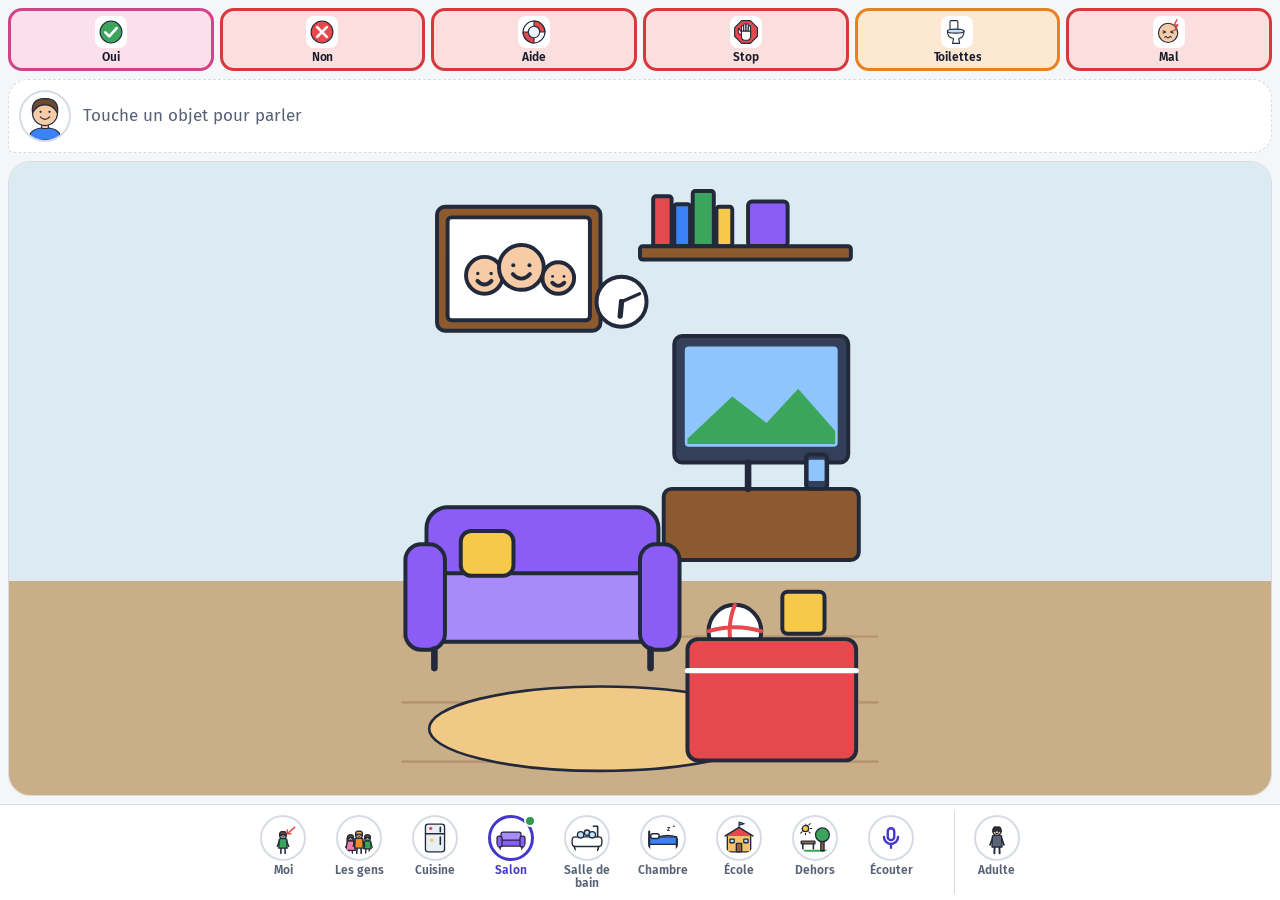
<file: mon-monde/index.html>
<!DOCTYPE html>
<html lang="fr">
<head>
<meta charset="utf-8">
<meta name="viewport" content="width=device-width, initial-scale=1, viewport-fit=cover">
<meta name="theme-color" content="#F4F6F8">
<meta name="apple-mobile-web-app-capable" content="yes">
<meta name="mobile-web-app-capable" content="yes">
<meta name="apple-mobile-web-app-title" content="Mon Monde">
<meta name="description" content="Parler en touchant son monde : des scènes de la maison, du corps et des gens, pour les enfants et adultes qui ne parlent pas ou peu.">
<title>Mon Monde</title>
<link rel="manifest" href="manifest.webmanifest">
<link rel="icon" href="icon-192.png">
<link rel="apple-touch-icon" href="icon-192.png">
<link rel="preload" href="fonts/FiraSans-SemiBold.woff" as="font" type="font/woff" crossorigin>
<style>@font-face { font-family: 'Fira Sans'; src: url(fonts/FiraSans-Regular.woff) format('woff'); font-weight: 400; font-display: swap; }
@font-face { font-family: 'Fira Sans'; src: url(fonts/FiraSans-SemiBold.woff) format('woff'); font-weight: 600 700; font-display: swap; }
:root {
  --bg: #F4F6F8; --surf: #FFFFFF; --ink: #161C2B; --mute: #566176; --line: #D7DCE4; --acc: #4338CA; --acc-t: #E6E4FA; --acc-ink: #FFFFFF; --plate: #FFFFFF;
  --pers: #E2AE00; --pers-t: #FFF4C7; --verb: #2E9A50; --verb-t: #DFF3E5; --desc: #2F7FE0; --desc-t: #DFEBFC;
  --noun: #E9821E; --noun-t: #FDE8D3; --soc: #D4428A; --soc-t: #FBE0EC; --q: #8A4FD6; --q-t: #EEE3FB; --neg: #D7383B; --neg-t: #FBDEDE;
  color-scheme: light;
}
[data-theme=dark] {
  --bg: #12161D; --surf: #1B212C; --ink: #EEF1F7; --mute: #A7B0C2; --line: #2F3848; --acc: #A5B4FC; --acc-t: #262B4D; --acc-ink: #111633; --plate: #F4F6FA;
  --pers: #F2C230; --pers-t: #3A3317; --verb: #4CC172; --verb-t: #183424; --desc: #66A3F2; --desc-t: #172B45;
  --noun: #F29A44; --noun-t: #3D2715; --soc: #EC6FAA; --soc-t: #3D1A2C; --q: #AE83EE; --q-t: #2C1F45; --neg: #F0605F; --neg-t: #41191B;
  color-scheme: dark;
}
* { box-sizing: border-box; }
html, body { height: 100%; margin: 0; }
body { font-family: 'Fira Sans', system-ui, -apple-system, 'Segoe UI', sans-serif; background: var(--bg); color: var(--ink); -webkit-tap-highlight-color: transparent; -webkit-text-size-adjust: 100%; overscroll-behavior: none; }
button, input, select, textarea { font: inherit; color: inherit; }
button { cursor: pointer; touch-action: manipulation; }
button:disabled { opacity: .4; cursor: default; }
:focus-visible { outline: 3px solid var(--acc); outline-offset: 2px; }
.sr { position: absolute !important; width: 1px; height: 1px; overflow: hidden; clip: rect(0 0 0 0); white-space: nowrap; }
.ui { width: 24px; height: 24px; flex: none; }
[hidden] { display: none !important; }
.c-pers { --c: var(--pers); --ct: var(--pers-t); } .c-verb { --c: var(--verb); --ct: var(--verb-t); } .c-desc { --c: var(--desc); --ct: var(--desc-t); }
.c-noun { --c: var(--noun); --ct: var(--noun-t); } .c-soc { --c: var(--soc); --ct: var(--soc-t); } .c-q { --c: var(--q); --ct: var(--q-t); } .c-neg { --c: var(--neg); --ct: var(--neg-t); }
.pic svg, .pic img { display: block; width: 100%; height: 100%; object-fit: cover; }

#app { display: flex; flex-direction: column; height: 100vh; height: 100dvh; padding: env(safe-area-inset-top) env(safe-area-inset-right) 0 env(safe-area-inset-left); }

/* Mots urgents */
#urg { display: grid; grid-template-columns: repeat(6, minmax(0, 1fr)); gap: 6px; padding: 8px 8px 0; flex: none; }
.urg { display: flex; flex-direction: column; align-items: center; gap: 2px; min-height: 62px; padding: 5px 2px 4px; border-radius: 14px; border: 3px solid var(--c); background: var(--ct); }
.urg .pic { width: 32px; height: 32px; background: var(--plate); border-radius: 8px; padding: 2px; }
.urg .lbl { font-size: 12px; letter-spacing: -.01em; font-weight: 600; max-width: 100%; overflow: hidden; text-overflow: ellipsis; white-space: nowrap; }

/* Scène */
#bubble.idle { background: var(--surf); color: var(--mute); box-shadow: none; border: 1px dashed var(--line); }
#bubble.idle .btx { font-size: 17px; font-weight: 400; }
#bubble.idle .bic, #bubble.idle .ui { display: none; }
#stage { position: relative; flex: 1; min-height: 0; margin: 8px; border-radius: 22px; overflow: hidden; border: 1px solid var(--line); }
#scene { position: absolute; inset: 0; display: flex; }
#scene .scene { width: 100%; height: 100%; }
.sc-moi { background: #EEF3FA; } .sc-cuisine { background: linear-gradient(#F2E6CF 65%, #D8BE95 65%); } .sc-salon { background: linear-gradient(#DCEBF2 66.2%, #C9AE88 66.2%); }
.sc-bain { background: linear-gradient(#D7EEF0 68.7%, #A9C8D1 68.7%); } .sc-chambre { background: linear-gradient(#E6E1F5 62.5%, #CDB894 62.5%); } .sc-dehors { background: linear-gradient(#CDE9FF 59%, #9BD17A 59%); }
.sc-photo { background: #1B212C; } .sc-gens { background: var(--surf); }
.hot { cursor: pointer; outline: none; }
.hot.on, .hot:focus-visible { filter: drop-shadow(0 0 5px #4338CA) drop-shadow(0 0 2px #4338CA); }
@media (hover: hover) { .hot:hover { filter: brightness(1.06); } }
.zone circle { fill: #fff; fill-opacity: .22; stroke: #fff; stroke-width: 4; vector-effect: non-scaling-stroke; }
.zone.on circle { stroke: #A5B4FC; }
.people { width: 100%; overflow-y: auto; display: grid; grid-template-columns: repeat(auto-fill, minmax(140px, 1fr)); gap: 12px; padding: 12px; align-content: start; }
.pcard { display: flex; flex-direction: column; align-items: center; gap: 6px; padding: 10px; border-radius: 18px; border: 3px solid var(--c); background: var(--ct); }
.pcard .pic { width: 100%; aspect-ratio: 1; background: var(--plate); border-radius: 12px; overflow: hidden; padding: 6%; }
.pcard .pic img { margin: -6%; width: 112%; height: 112%; }
.pcard .lbl { font-weight: 600; font-size: 19px; }

/* Bulle de parole : le moment fort */
#bubble { flex: none; margin: 8px 8px 0; min-height: 68px; display: flex; align-items: center; gap: 12px; padding: 10px 14px 10px 10px; border: 0; border-radius: 20px 20px 20px 6px; background: var(--acc); color: var(--acc-ink); text-align: left; box-shadow: 0 6px 18px rgba(20, 24, 60, .25); }
.bic { width: 48px; height: 48px; flex: none; background: var(--plate); border-radius: 12px; padding: 3px; display: flex; overflow: hidden; }
.bic svg, .bic img { width: 100%; height: 100%; object-fit: cover; }
.btx { flex: 1; font-size: clamp(20px, 5.4vw, 30px); font-weight: 600; line-height: 1.15; }
@media (prefers-reduced-motion: no-preference) { #bubble:not(.idle) { animation: pop .28s cubic-bezier(.2, 1.4, .4, 1); transform-origin: 20px 100%; } @keyframes pop { from { transform: scale(.6); opacity: 0; } } .opt, .urg { transition: transform .08s; } .opt:active, .urg:active { transform: scale(.96); } }

/* Pièces */
#rooms { display: flex; gap: 2px; overflow-x: auto; scrollbar-width: none; background: var(--surf); border-top: 1px solid var(--line); padding: 6px 6px calc(6px + env(safe-area-inset-bottom)); flex: none; }
#rooms::-webkit-scrollbar { display: none; }
#rooms button { position: relative; flex: none; width: 74px; display: flex; flex-direction: column; align-items: center; gap: 3px; padding: 4px 2px; border: 0; background: none; border-radius: 14px; color: var(--mute); }
.rpic { width: 46px; height: 46px; border-radius: 50%; background: var(--plate); border: 2px solid var(--line); padding: 4px; display: flex; overflow: hidden; }
.rpic svg, .rpic img { width: 100%; height: 100%; object-fit: cover; border-radius: 50%; }
.rl { font-size: 12px; font-weight: 600; line-height: 1.1; text-align: center; }
#rooms button[aria-current=true] { color: var(--acc); }
#rooms button[aria-current=true] .rpic { border: 3px solid var(--acc); }
.nowdot { position: absolute; top: 4px; right: 12px; width: 12px; height: 12px; border-radius: 50%; background: var(--verb); border: 2px solid var(--surf); }
#rooms .adultbtn { margin-left: auto; border-left: 1px solid var(--line); border-radius: 0; padding-left: 6px; width: 80px; }
@media (min-width: 760px) { #rooms { justify-content: center; } #rooms .adultbtn { margin-left: 24px; } }

/* Fiche de choix */
#sheet { position: fixed; inset: 0; z-index: 20; background: rgba(10, 14, 22, .45); display: flex; align-items: flex-end; justify-content: center; }
.sh-card { width: min(100%, 680px); max-height: 88dvh; overflow-y: auto; background: var(--surf); border-radius: 24px 24px 0 0; padding: 12px 14px calc(16px + env(safe-area-inset-bottom)); }
@media (min-width: 760px) and (min-height: 600px) { #sheet { align-items: center; } .sh-card { border-radius: 24px; } }
.sh-top { display: flex; align-items: center; gap: 12px; margin-bottom: 10px; }
.sh-ic { width: 48px; height: 48px; flex: none; background: var(--plate); border: 1px solid var(--line); border-radius: 12px; padding: 3px; display: flex; overflow: hidden; }
.sh-ic svg, .sh-ic img { width: 100%; height: 100%; object-fit: cover; }
.sh-top h2 { flex: 1; margin: 0; font-size: 22px; }
.neg { display: grid; grid-template-columns: 1fr 1fr; gap: 8px; margin-bottom: 12px; }
.neg button { display: flex; align-items: center; gap: 8px; min-height: 54px; padding: 4px 10px 4px 6px; border-radius: 14px; border: 2px solid var(--line); background: var(--surf); font-weight: 600; font-size: 16px; text-align: left; }
.neg [data-neg="0"][aria-checked=true] { border: 3px solid var(--verb); background: var(--verb-t); }
.neg [data-neg="1"][aria-checked=true] { border: 3px solid var(--neg); background: var(--neg-t); }
.opts { display: grid; grid-template-columns: repeat(2, minmax(0, 1fr)); gap: 10px; }
.opts.n5, .opts.n6, .opts.n7, .opts.n8, .opts.n9 { grid-template-columns: repeat(3, minmax(0, 1fr)); }
@media (min-width: 600px) { .opts.n7, .opts.n8, .opts.n9 { grid-template-columns: repeat(4, minmax(0, 1fr)); } }
.opt { display: flex; flex-direction: column; align-items: center; gap: 6px; padding: 8px; border-radius: 16px; border: 3px solid var(--c); background: var(--ct); min-width: 0; }
.opt .pic { width: 100%; max-width: 140px; aspect-ratio: 1; background: var(--plate); border-radius: 12px; padding: 6%; overflow: hidden; }
.opt .pic img { margin: -6%; width: 112%; height: 112%; }
.opt .lbl { font-weight: 600; font-size: clamp(14px, 3.8vw, 19px); line-height: 1.15; text-align: center; overflow-wrap: break-word; hyphens: auto; max-width: 100%; }
.mini { width: 40px; height: 40px; flex: none; border-radius: 8px; background: var(--plate); padding: 2px; display: inline-flex; overflow: hidden; }
.mini.big { width: 52px; height: 52px; }
.mini svg, .mini img { width: 100%; height: 100%; object-fit: cover; border-radius: 6px; }

/* Espace adulte */
#adult { position: fixed; inset: 0; z-index: 30; background: var(--bg); overflow-y: auto; padding: env(safe-area-inset-top) env(safe-area-inset-right) env(safe-area-inset-bottom) env(safe-area-inset-left); }
.ahead { padding: 10px 12px 0; max-width: 780px; margin: 0 auto; }
.atabs { position: sticky; top: 0; z-index: 2; display: grid; grid-template-columns: repeat(5, 1fr); background: var(--bg); border-bottom: 1px solid var(--line); max-width: 780px; margin: 8px auto 0; }
.atabs button { display: flex; flex-direction: column; align-items: center; gap: 2px; min-height: 58px; border: 0; background: none; color: var(--mute); font-size: 13px; font-weight: 600; border-bottom: 3px solid transparent; }
.atabs [aria-selected=true] { color: var(--acc); border-bottom-color: var(--acc); }
.abody { max-width: 780px; margin: 0 auto; padding: 14px 16px 32px; }
h2 { font-size: 20px; margin: 8px 0 12px; }
.hint { color: var(--mute); line-height: 1.45; margin: 4px 0 12px; }
.btn { min-height: 48px; padding: 0 16px; border-radius: 12px; border: 1px solid var(--line); background: var(--surf); font-weight: 600; display: inline-flex; align-items: center; gap: 8px; }
.btn.primary { background: var(--acc); color: var(--acc-ink); border-color: var(--acc); }
.btn.danger { color: var(--neg); border-color: var(--neg); }
.btn.big { width: 100%; min-height: 58px; justify-content: center; font-size: 18px; }
.iconbtn { width: 48px; height: 48px; flex: none; border-radius: 12px; border: 1px solid var(--line); background: var(--surf); display: inline-flex; align-items: center; justify-content: center; }
.row { display: flex; flex-wrap: wrap; gap: 8px; margin-top: 12px; }
.chips2 { display: flex; flex-wrap: wrap; gap: 8px; margin-bottom: 6px; }
.qchip { min-height: 44px; padding: 0 14px; border-radius: 999px; border: 1px solid var(--line); background: var(--surf); font-weight: 600; }
.sel { display: flex; flex-wrap: wrap; gap: 6px; align-items: center; min-height: 48px; }
.selc { display: inline-flex; align-items: center; gap: 6px; min-height: 48px; padding: 3px 8px 3px 3px; border-radius: 12px; border: 2px solid var(--c); background: var(--ct); font-weight: 600; }
.selc .ui { width: 18px; height: 18px; }
.lib { display: grid; grid-template-columns: repeat(auto-fill, minmax(92px, 1fr)); gap: 8px; margin-bottom: 12px; }
.libw { display: flex; flex-direction: column; align-items: center; gap: 4px; padding: 6px 4px; min-height: 84px; border-radius: 12px; border: 1px solid var(--line); background: var(--surf); font-size: 13px; font-weight: 600; }
.libw .mini { width: 48px; height: 48px; }
.libw.is-on { border: 3px solid var(--acc); background: var(--acc-t); }
.stick { position: sticky; bottom: 0; padding: 10px 0; background: var(--bg); }
.fil { list-style: none; padding: 0; margin: 0 0 16px; display: flex; flex-direction: column; gap: 6px; }
.fil .day { align-self: center; color: var(--mute); font-size: 14px; margin: 10px 0 4px; }
.msg { max-width: 82%; padding: 10px 14px; border-radius: 18px; font-size: 18px; }
.msg time { display: block; font-size: 12px; opacity: .7; margin-top: 2px; }
.from-c { align-self: flex-end; background: var(--acc); color: var(--acc-ink); border-bottom-right-radius: 6px; }
.from-a { align-self: flex-start; background: var(--surf); border: 1px solid var(--line); border-bottom-left-radius: 6px; }
textarea { width: 100%; min-height: 36vh; font-size: 26px; line-height: 1.3; border-radius: 16px; border: 1px solid var(--line); background: var(--surf); padding: 14px; resize: vertical; }

/* Question montrée à l'enfant */
#ask { position: fixed; inset: 0; z-index: 40; background: var(--bg); display: flex; flex-direction: column; padding: calc(12px + env(safe-area-inset-top)) 14px calc(14px + env(safe-area-inset-bottom)); }
.askx { position: absolute; top: calc(10px + env(safe-area-inset-top)); right: 12px; }
.askq { font-size: clamp(26px, 7vw, 44px); font-weight: 600; text-align: center; margin: 44px 8px 18px; line-height: 1.15; }
.askg { flex: 1; min-height: 0; display: grid; gap: 14px; grid-template-columns: 1fr 1fr; grid-auto-rows: minmax(0, 1fr); }
.askg.n1 { grid-template-columns: 1fr; }
.askg .opt { display: grid; grid-template-rows: minmax(0, 1fr) auto; justify-items: center; overflow: hidden; }
.askg .opt .pic { width: 100%; height: 100%; min-height: 0; max-width: none; aspect-ratio: auto; background: none; padding: 0; display: flex; justify-content: center; }
.askg .opt .pic svg, .askg .opt .pic img { width: auto; height: 100%; max-width: 100%; aspect-ratio: 1; background: var(--plate); border-radius: 14px; padding: 4%; }
.askg .opt .pic img { padding: 0; margin: 0; }
.askg .opt .lbl { font-size: clamp(18px, 5vw, 28px); }
.askg .opt.dim { opacity: .3; }
.askfoot { display: flex; justify-content: center; gap: 10px; margin-top: 14px; flex-wrap: wrap; }

/* Code parent et réglages */
.lock { max-width: 340px; margin: 0 auto; text-align: center; }
.lock .err { color: var(--neg); font-weight: 600; }
.dots { display: flex; justify-content: center; gap: 14px; margin: 16px 0 22px; }
.dots span { width: 16px; height: 16px; border-radius: 50%; border: 2px solid var(--ink); }
.dots .on { background: var(--ink); }
.pad { display: grid; grid-template-columns: repeat(3, 1fr); gap: 12px; }
.pad button { height: 68px; border-radius: 16px; border: 1px solid var(--line); background: var(--surf); font-size: 28px; font-weight: 600; display: flex; align-items: center; justify-content: center; }
.ptop { display: flex; justify-content: space-between; align-items: center; gap: 8px; flex-wrap: wrap; }
details { background: var(--surf); border: 1px solid var(--line); border-radius: 14px; margin-bottom: 10px; padding: 0 16px; }
details[open] { padding-bottom: 16px; }
summary { font-weight: 600; font-size: 18px; min-height: 56px; display: flex; align-items: center; cursor: pointer; }
.f { display: grid; gap: 6px; margin: 12px 0; font-weight: 600; }
.f input:not([type=range]), .f select, .plist input { min-height: 48px; border-radius: 10px; border: 1px solid var(--line); background: var(--bg); padding: 0 12px; font-size: 17px; font-weight: 400; min-width: 0; }
.f input[type=range] { width: 100%; min-height: 40px; accent-color: var(--acc); }
.flabel { font-weight: 600; margin: 14px 0 6px; }
.seg { display: flex; flex-wrap: wrap; gap: 6px; margin: 8px 0; }
.seg input { position: absolute; opacity: 0; }
.seg span { display: inline-flex; align-items: center; min-height: 44px; padding: 0 16px; border-radius: 999px; border: 1px solid var(--line); font-weight: 600; cursor: pointer; }
.seg input:checked + span { background: var(--acc); color: var(--acc-ink); border-color: var(--acc); }
.seg input:focus-visible + span { outline: 3px solid var(--acc); outline-offset: 2px; }
.chk { display: flex; align-items: center; gap: 10px; min-height: 48px; flex: 1; }
.chk input { width: 22px; height: 22px; accent-color: var(--acc); flex: none; }
.plist, .olist, .routine { list-style: none; padding: 0; margin: 0 0 12px; display: grid; gap: 6px; }
.plist li, .olist li { display: flex; align-items: center; gap: 8px; }
.plist input { flex: 1; }
.plist .grow { flex: 1; font-weight: 600; }
.olist li { border-bottom: 1px solid var(--line); }
.routine li { padding: 6px 0; border-bottom: 1px solid var(--line); }
.routine b { display: inline-block; width: 64px; }
.add { border: 1px dashed var(--line); border-radius: 12px; margin-top: 12px; padding: 4px 14px 14px; }
.add legend { font-weight: 600; padding: 0 6px; }
.photo { display: flex; align-items: center; gap: 10px; margin: 12px 0; }
.edwrap { background: #1B212C; border-radius: 14px; overflow: hidden; }
.edsvg { display: block; width: 100%; max-height: 62vh; cursor: crosshair; }
.zc { fill: #fff; fill-opacity: .25; stroke: #A5B4FC; stroke-width: 4; vector-effect: non-scaling-stroke; cursor: pointer; }
.zc.sel { stroke: #F0605F; fill-opacity: .35; }
#toast { position: fixed; left: 50%; bottom: calc(96px + env(safe-area-inset-bottom)); transform: translateX(-50%); background: var(--ink); color: var(--bg); padding: 12px 18px; border-radius: 12px; font-weight: 600; z-index: 50; }
@media (max-height: 640px) { .urg { min-height: 52px; } .urg .pic { width: 26px; height: 26px; } .rpic { width: 38px; height: 38px; } }

/* ---------- Mon Monde Vivant ---------- */
#bubble .av { width: 62px; height: 62px; flex: none; border-radius: 50%; background: var(--plate); overflow: hidden; border: 2px solid rgba(255, 255, 255, .6); }
#bubble.idle .av { border-color: var(--line); width: 52px; height: 52px; }
#bubble .av svg, .askav svg, .avbig svg { width: 100%; height: 100%; display: block; }
.tm { transform: scaleY(0); transform-box: fill-box; transform-origin: center; }
#sugg { display: flex; align-items: center; gap: 6px; margin: 6px 8px 0; overflow-x: auto; scrollbar-width: none; flex: none; }
#sugg::-webkit-scrollbar { display: none; }
.sgt { flex: none; font-size: 12px; font-weight: 600; color: var(--mute); width: 64px; line-height: 1.15; }
.sg { flex: 0 1 auto; min-width: 0; max-width: 46%; display: flex; align-items: center; gap: 6px; padding: 3px 10px 3px 3px; min-height: 50px; border-radius: 14px; border: 2px solid var(--c); background: var(--ct); font-size: 14px; font-weight: 600; text-align: left; }
.sg > span:last-child { overflow: hidden; display: -webkit-box; -webkit-line-clamp: 2; -webkit-box-orient: vertical; }
#listen { position: fixed; inset: 0; z-index: 45; background: rgba(10, 14, 22, .55); display: flex; align-items: center; justify-content: center; padding: 16px; }
.lcard { background: var(--surf); border-radius: 24px; padding: 24px; max-width: 440px; width: 100%; text-align: center; }
.lmic { width: 96px; height: 96px; margin: 0 auto 8px; border-radius: 50%; background: var(--acc); color: var(--acc-ink); display: flex; align-items: center; justify-content: center; }
.lmic .ui { width: 44px; height: 44px; }
.ltx { font-size: 24px; font-weight: 600; min-height: 1.3em; }
.listenbtn .rpic { color: var(--acc); align-items: center; justify-content: center; }
.listenbtn .rpic .ui { width: 26px; height: 26px; }
.askhead { display: flex; align-items: center; justify-content: center; gap: 12px; margin: 40px 8px 18px; }
.askhead .askq { margin: 0; text-align: left; }
.askav { width: 76px; height: 76px; flex: none; border-radius: 50%; background: var(--plate); overflow: hidden; border: 2px solid var(--line); }
.sky { fill: var(--sky, #C7E6FF); }
.night { display: none; }
.is-night .night { display: inline; }
.is-night .day { display: none; }
.is-night.sc-dehors svg { filter: brightness(.72) saturate(.85); }
.is-evening.sc-dehors svg { filter: sepia(.15) saturate(1.1); }
.dim { opacity: 0; pointer-events: none; }
.lights-off .dim { opacity: .58; }
.hot { transform-box: fill-box; transform-origin: 50% 60%; }
.avset { display: flex; align-items: center; gap: 14px; }
.avbig { width: 104px; height: 104px; flex: none; border-radius: 50%; background: var(--plate); overflow: hidden; border: 2px solid var(--line); }
.sw { display: flex; flex-wrap: wrap; gap: 10px; margin: 6px 0; }
.sw input { position: absolute; opacity: 0; }
.sw span { display: block; width: 42px; height: 42px; border-radius: 50%; border: 2px solid var(--line); cursor: pointer; }
.sw input:checked + span { outline: 3px solid var(--acc); outline-offset: 3px; }
.sw input:focus-visible + span { outline: 3px dashed var(--acc); outline-offset: 3px; }
.kpis { display: flex; gap: 12px; flex-wrap: wrap; }
.kpis p { margin: 0; background: var(--surf); border: 1px solid var(--line); border-radius: 14px; padding: 10px 16px; }
.kpis b { font-size: 28px; display: block; }
.bars { display: grid; grid-template-columns: repeat(7, 1fr); gap: 8px; height: 170px; align-items: end; margin-bottom: 8px; }
.bar { height: 100%; display: flex; flex-direction: column; justify-content: flex-end; align-items: stretch; gap: 4px; }
.bv { background: var(--acc); border-radius: 8px 8px 0 0; min-height: 3px; display: flex; justify-content: center; }
.bv b { color: var(--acc-ink); font-size: 13px; padding-top: 3px; }
.bl { text-align: center; font-size: 13px; color: var(--mute); }
.feels { display: flex; flex-wrap: wrap; gap: 12px; }
.feel { display: flex; flex-direction: column; align-items: center; gap: 2px; font-size: 13px; min-width: 64px; }
.feel b { font-size: 18px; }
.top { padding-left: 20px; }
.top li { padding: 6px 0; border-bottom: 1px solid var(--line); }
.top li { display: list-item; }
.top b { float: right; color: var(--mute); }
@media (prefers-reduced-motion: no-preference) {
  .talking .tm { animation: talkm .18s ease-in-out infinite alternate; }
  @keyframes talkm { from { transform: scaleY(.15); } to { transform: scaleY(1); } }
  .talking .av svg, .talking.askav svg { animation: nod .5s ease-in-out infinite alternate; transform-origin: 50% 100%; }
  @keyframes nod { to { transform: rotate(-3deg) translateY(1px); } }
  .cloud { animation: drift 28s ease-in-out infinite alternate; }
  .cloud.c2 { animation-duration: 36s; animation-direction: alternate-reverse; }
  @keyframes drift { from { transform: translateX(-24px); } to { transform: translateX(36px); } }
  .spin { transform-box: fill-box; transform-origin: center; animation: spin 60s linear infinite; }
  @keyframes spin { to { transform: rotate(360deg); } }
  .drip { animation: drip 1.8s ease-in infinite; transform-box: fill-box; }
  @keyframes drip { 0% { transform: translateY(0); opacity: 1; } 80% { transform: translateY(18px); opacity: 0; } 100% { opacity: 0; } }
  .float { animation: floaty 2.6s ease-in-out infinite alternate; }
  .float.f2 { animation-delay: .7s; } .float.f3 { animation-delay: 1.4s; }
  @keyframes floaty { to { transform: translateY(-9px); } }
  .tvglow { animation: glow 3.2s ease-in-out infinite alternate; }
  @keyframes glow { to { opacity: .82; } }
  .dim { transition: opacity .9s; }
  .enter { animation: sceneIn .38s cubic-bezier(.2, .8, .3, 1); }
  @keyframes sceneIn { from { opacity: 0; transform: scale(.965); } }
  .tap { animation: boing .45s cubic-bezier(.3, 1.6, .5, 1); }
  @keyframes boing { 35% { transform: scale(1.07); } 70% { transform: scale(.98); } }
  .lmic { animation: pulse 1.4s ease-in-out infinite; }
  @keyframes pulse { 0% { box-shadow: 0 0 0 0 rgba(67, 56, 202, .45); } 100% { box-shadow: 0 0 0 26px rgba(67, 56, 202, 0); } }
}
@media print {
  #app, #sheet, #ask, #listen, #toast, .ahead, .atabs, #bPrint { display: none !important; }
  #adult { position: static; overflow: visible; display: block !important; }
  body { background: #fff; }
}
@media (max-height: 520px) and (orientation: landscape) {
  #app { display: grid; grid-template-columns: minmax(0, 1fr) 92px; grid-template-rows: auto auto auto minmax(0, 1fr); }
  #urg { grid-column: 1; grid-row: 1; } #bubble { grid-column: 1; grid-row: 2; min-height: 50px; padding: 4px 10px 4px 4px; } #sugg { grid-column: 1; grid-row: 3; } #stage { grid-column: 1; grid-row: 4; }
  #rooms { grid-column: 2; grid-row: 1 / 5; flex-direction: column; overflow-x: hidden; overflow-y: auto; border-top: 0; border-left: 1px solid var(--line); padding: 6px 2px env(safe-area-inset-bottom); }
  #rooms button { width: auto; }
  #rooms .adultbtn { margin: 6px 0 0; border-left: 0; border-top: 1px solid var(--line); border-radius: 0; padding-top: 8px; width: auto; }
  .urg { min-height: 44px; flex-direction: row; justify-content: center; gap: 4px; padding: 3px; }
  .urg .pic { width: 26px; height: 26px; }
  #bubble .av, #bubble.idle .av { width: 42px; height: 42px; }
  .btx { font-size: 20px; }
  .sg { min-height: 40px; }
}
.embed #stage { margin-bottom: 6px; }
.embed #rooms { padding-bottom: 6px; }
</style>
</head>
<body>
<div id="app">
  <div id="urg"></div>
  <button id="bubble" class="idle"></button>
  <div id="sugg" hidden></div>
  <div id="stage"><div id="scene"></div></div>
  <nav id="rooms" aria-label="Pièces"></nav>
</div>
<div id="sheet" hidden></div>
<div id="adult" hidden></div>
<div id="ask" hidden role="dialog" aria-modal="true"></div>
<div id="listen" hidden role="dialog" aria-modal="true"></div>
<div id="toast" role="status" hidden></div>
<script>/* Pictogrammes dessinés pour l'appli (pas de licence tierce). Grille 64x64. */
const K = '#22293A', SK = '#F7CBA5', HB = '#6B4A2F', HG = '#C9CED6', HY = '#E3B04B',
  RED = '#E5484D', BLU = '#3B82F6', GRN = '#3BA55C', YEL = '#F7C948', ORA = '#F08A24',
  PUR = '#8B5CF6', PNK = '#F27BB0', BRN = '#9A6236', WH = '#FFFFFF', LB = '#BFE3FF', CRM = '#F6E3BE';
const NS = 'stroke="none"';
const c = (x, y, r, f = 'none', e = '') => `<circle cx="${x}" cy="${y}" r="${r}" fill="${f}" ${e}/>`;
const el = (x, y, rx, ry, f = 'none', e = '') => `<ellipse cx="${x}" cy="${y}" rx="${rx}" ry="${ry}" fill="${f}" ${e}/>`;
const r = (x, y, w, h, rx, f = 'none', e = '') => `<rect x="${x}" y="${y}" width="${w}" height="${h}" rx="${rx}" fill="${f}" ${e}/>`;
const p = (d, f = 'none', e = '') => `<path d="${d}" fill="${f}" ${e}/>`;
const t = (x, y, s, txt, f = K) => `<text x="${x}" y="${y}" font-size="${s}" font-weight="700" font-family="Fira Sans,system-ui,sans-serif" fill="${f}" stroke="none" text-anchor="middle">${txt}</text>`;
const dot = (x, y, s = 1.6) => c(x, y, s, K, NS);

function face(cx, cy, R, mood = 'happy', fill = SK) {
  const ex = R * 0.36, ey = cy - R * 0.1, m = cy + R * 0.38;
  let s = c(cx, cy, R, fill), eyes = dot(cx - ex, ey, R * 0.09) + dot(cx + ex, ey, R * 0.09);
  const arc = (y1, y2) => p(`M${cx - R * .38} ${y1} Q${cx} ${y2} ${cx + R * .38} ${y1}`);
  switch (mood) {
    case 'happy': return s + eyes + arc(m - R * .08, m + R * .32);
    case 'sad': return s + eyes + arc(m + R * .18, m - R * .2) + p(`M${cx - ex - R * .2} ${ey - R * .3} L${cx - ex + R * .15} ${ey - R * .42} M${cx + ex + R * .2} ${ey - R * .3} L${cx + ex - R * .15} ${ey - R * .42}`) + el(cx + ex + R * .05, ey + R * .32, R * .07, R * .12, LB, NS);
    case 'angry': return c(cx, cy, R, '#F6A9A0') + eyes + p(`M${cx - ex - R * .22} ${ey - R * .38} L${cx - ex + R * .2} ${ey - R * .18} M${cx + ex + R * .22} ${ey - R * .38} L${cx + ex - R * .2} ${ey - R * .18}`) + arc(m + R * .12, m - R * .12);
    case 'tired': return s + p(`M${cx - ex - R * .14} ${ey} q${R * .14} ${R * .12} ${R * .28} 0 M${cx + ex - R * .14} ${ey} q${R * .14} ${R * .12} ${R * .28} 0`) + el(cx, m + R * .05, R * .1, R * .13, K, NS) + t(cx + R * .95, cy - R * .7, R * .55, 'z');
    case 'scared': return s + c(cx - ex, ey, R * .17, WH) + c(cx + ex, ey, R * .17, WH) + dot(cx - ex, ey, R * .07) + dot(cx + ex, ey, R * .07) + p(`M${cx - ex - R * .2} ${ey - R * .36} Q${cx - ex} ${ey - R * .5} ${cx - ex + R * .2} ${ey - R * .36} M${cx + ex - R * .2} ${ey - R * .36} Q${cx + ex} ${ey - R * .5} ${cx + ex + R * .2} ${ey - R * .36}`) + el(cx, m + R * .06, R * .13, R * .19, K, NS);
    case 'sick': return c(cx, cy, R, '#CDE7B0') + p(`M${cx - ex - R * .14} ${ey} h${R * .28} M${cx + ex - R * .14} ${ey} h${R * .28}`) + p(`M${cx - R * .34} ${m + R * .05} q${R * .11} -${R * .14} ${R * .22} 0 q${R * .11} ${R * .14} ${R * .22} 0 q${R * .11} -${R * .14} ${R * .22} 0`);
    case 'calm': return s + p(`M${cx - ex - R * .14} ${ey + R * .04} q${R * .14} -${R * .14} ${R * .28} 0 M${cx + ex - R * .14} ${ey + R * .04} q${R * .14} -${R * .14} ${R * .28} 0`) + arc(m - R * .05, m + R * .18);
    case 'surprised': return s + c(cx - ex, ey, R * .12, WH) + c(cx + ex, ey, R * .12, WH) + dot(cx - ex, ey, R * .06) + dot(cx + ex, ey, R * .06) + c(cx, m + R * .08, R * .17, K, NS);
    case 'pain': return s + p(`M${cx - ex - R * .16} ${ey - R * .12} l${R * .26} ${R * .12} l-${R * .26} ${R * .12} M${cx + ex + R * .16} ${ey - R * .12} l-${R * .26} ${R * .12} l${R * .26} ${R * .12}`) + p(`M${cx - R * .34} ${m + R * .08} q${R * .11} -${R * .16} ${R * .22} 0 q${R * .11} ${R * .16} ${R * .22} 0 q${R * .11} -${R * .16} ${R * .22} 0`);
    case 'open': return s + eyes + el(cx, m + R * .05, R * .2, R * .16, '#8A2A2F');
    default: return s + eyes + p(`M${cx - R * .25} ${m + R * .05} h${R * .5}`);
  }
}

/* Personnage : x centre, s échelle (1 adulte, .74 enfant), o = {hair, hc, shirt, glasses, mood} */
function person(x, s, o = {}) {
  const top = 61 - 50 * s, hr = 7.6 * s, hy = top + 8.5 * s, hc = o.hc || HB, sh = o.shirt || BLU;
  const cap = p(`M${x - hr} ${hy + 1 * s} Q${x - hr - 1 * s} ${hy - hr * 1.35} ${x} ${hy - hr * 1.05} Q${x + hr + 1 * s} ${hy - hr * 1.35} ${x + hr} ${hy + 1 * s} Q${x} ${hy - hr * .55} ${x - hr} ${hy + 1 * s}Z`, hc);
  let back = '', front = '';
  if (o.hair === 'long') back = p(`M${x - hr - 1.5 * s} ${hy} Q${x - hr - 3 * s} ${hy + hr * 1.7} ${x - hr + 2 * s} ${hy + hr * 1.8} L${x + hr - 2 * s} ${hy + hr * 1.8} Q${x + hr + 3 * s} ${hy + hr * 1.7} ${x + hr + 1.5 * s} ${hy}Z`, hc);
  if (o.hair === 'bun') back = c(x, hy - hr * 1.1, hr * .45, hc);
  if (o.hair === 'pig') back = c(x - hr - 1.5 * s, hy - 1 * s, hr * .45, hc) + c(x + hr + 1.5 * s, hy - 1 * s, hr * .45, hc);
  if (o.hair !== 'bald') front = cap; else front = p(`M${x - hr} ${hy} q${-1 * s} ${-hr * .6} ${hr * .3} ${-hr * .7} M${x + hr} ${hy} q${1 * s} ${-hr * .6} ${-hr * .3} ${-hr * .7}`, 'none', `stroke="${HG}" stroke-width="${3 * s}"`);
  const ey = hy + .5 * s;
  let fc = dot(x - hr * .38, ey, 1.2 * s + .3) + dot(x + hr * .38, ey, 1.2 * s + .3) + p(`M${x - hr * .32} ${hy + hr * .42} Q${x} ${hy + hr * .68} ${x + hr * .32} ${hy + hr * .42}`, 'none', `stroke-width="${2 * s}"`);
  if (o.glasses) fc += c(x - hr * .38, ey, hr * .3, 'none', `stroke-width="${1.6 * s}"`) + c(x + hr * .38, ey, hr * .3, 'none', `stroke-width="${1.6 * s}"`);
  const ty = top + 17 * s, by = top + 38 * s;
  const arms = o.armsUp
    ? p(`M${x - 8 * s} ${ty + 3 * s} L${x - 15 * s} ${ty - 9 * s} M${x + 8 * s} ${ty + 3 * s} L${x + 15 * s} ${ty - 9 * s}`, 'none', `stroke-width="${3.2 * s}"`)
    : p(`M${x - 8 * s} ${ty + 3 * s} L${x - 13 * s} ${ty + 17 * s} M${x + 8 * s} ${ty + 3 * s} L${x + 13 * s} ${ty + 17 * s}`, 'none', `stroke-width="${3.2 * s}"`);
  const legs = p(`M${x - 4.5 * s} ${by} L${x - 5 * s} 61 M${x + 4.5 * s} ${by} L${x + 5 * s} 61`, 'none', `stroke-width="${3.6 * s}"`);
  const body = o.dress
    ? p(`M${x - 8 * s} ${ty} Q${x} ${ty - 3 * s} ${x + 8 * s} ${ty} L${x + 13 * s} ${by + 4 * s} L${x - 13 * s} ${by + 4 * s}Z`, sh)
    : p(`M${x - 8.5 * s} ${ty} Q${x} ${ty - 3 * s} ${x + 8.5 * s} ${ty} L${x + 9.5 * s} ${by} L${x - 9.5 * s} ${by}Z`, sh);
  return back + legs + arms + body + c(x, hy, hr, SK) + front + fc;
}

function hand(x, y, s = 1, f = SK) {
  let g = '';
  [-7.5, -2.5, 2.5, 7.5].forEach((dx, i) => { g += r(x + dx * s - 2.4 * s, y - (i === 0 || i === 3 ? 12 : 16) * s, 4.8 * s, 20 * s, 2.4 * s, f); });
  g += p(`M${x - 10 * s} ${y + 2 * s} L${x - 16 * s} ${y - 6 * s} Q${x - 19 * s} ${y - 2 * s} ${x - 14 * s} ${y + 8 * s}`, f);
  g += p(`M${x - 10 * s} ${y} H${x + 10 * s} V${y + 12 * s} Q${x + 10 * s} ${y + 20 * s} ${x} ${y + 20 * s} Q${x - 10 * s} ${y + 20 * s} ${x - 10 * s} ${y + 12 * s}Z`, f);
  return g;
}

const noOver = () => c(32, 32, 27, 'none', `stroke="${RED}" stroke-width="5"`) + p('M13 13 L51 51', 'none', `stroke="${RED}" stroke-width="5"`);
const hi = (x, y, rr) => c(x, y, rr, RED, `fill-opacity=".28" stroke="${RED}" stroke-width="3"`);

function bodyFig(back) {
  return p('M32 20 L32 22', 'none') +
    p('M22 24 Q32 20 42 24 L41 42 L23 42Z', back ? '#7FB3F5' : '#7FB3F5') +
    p('M22 25 L15 40 M42 25 L49 40', 'none', 'stroke-width="4"') +
    c(14.5, 42, 2.8, SK) + c(49.5, 42, 2.8, SK) +
    p('M27 42 L26 58 M37 42 L38 58', 'none', 'stroke-width="5"') +
    el(25, 59.5, 4, 2.2, '#5B6475') + el(39, 59.5, 4, 2.2, '#5B6475') +
    c(32, 13, 8, back ? HB : SK) + (back ? '' : dot(29, 12.5, 1.1) + dot(35, 12.5, 1.1) + p('M29.5 16 Q32 17.8 34.5 16', 'none', 'stroke-width="1.6"'));
}
function bigFace(open) {
  return el(13, 31, 4, 6, SK) + el(51, 31, 4, 6, SK) + c(32, 30, 19, SK) +
    p('M14 26 Q14 9 32 10 Q50 9 50 26 Q44 17 32 18 Q20 17 14 26Z', HB) +
    c(25, 29, 2.4, K, NS) + c(39, 29, 2.4, K, NS) + p('M32 31 L30 37 L33 37', 'none', 'stroke-width="2"') +
    (open ? p('M25 41 Q32 50 39 41Z', '#8A2A2F') + p('M26.5 41.6 H37.5 L37 43.5 H27Z', WH, 'stroke-width="1.2"') : p('M26 42 Q32 46 38 42', 'none'));
}
const glass = (fill) => (fill ? p('M21 30 H43 L41 54 Q41 57 38 57 H26 Q23 57 23 54Z', fill, NS) : '') + p('M18 12 H46 L42 55 Q41.6 59 38 59 H26 Q22.4 59 22 55Z');
const bowl = (f = WH) => p('M8 34 H56 Q56 56 32 56 Q8 56 8 34Z', f);
const toilet = () => r(16, 6, 18, 22, 3, WH) + p('M10 30 H48 Q48 44 36 47 L38 58 H22 L24 47 Q10 44 10 30Z', WH) + el(29, 30, 19, 4.5, LB);
const house = (wall = CRM, roof = RED) => p('M10 30 L32 10 L54 30', roof, 'stroke-width="3"') + r(15, 29, 34, 28, 2, wall) + r(27, 40, 10, 17, 1.5, BRN) + r(39, 35, 7, 7, 1, LB);
const car = (body = RED) => p('M6 42 Q6 34 14 33 L20 24 Q22 21 26 21 H40 Q44 21 46 24 L51 33 Q58 34 58 42 V46 H6Z', body) + p('M22 32 L25 25 H31 V32Z M35 32 V25 H41 L45 32Z', LB) + c(18, 47, 6, '#3A4252') + c(46, 47, 6, '#3A4252') + c(18, 47, 2, WH, NS) + c(46, 47, 2, WH, NS);
const tv = () => r(7, 12, 50, 34, 4, '#34405A') + r(11, 16, 42, 26, 2, '#8EC5FF', NS) + p('M12 38 L22 28 L30 35 L38 26 L52 40 V42 H12Z', GRN, NS) + p('M24 52 L28 46 M40 52 L36 46 M20 53 H44');
const bed = () => r(6, 30, 52, 14, 3, BLU) + r(9, 24, 16, 9, 4, WH) + p('M6 20 V54 M58 34 V54', 'none', 'stroke-width="4"') + p('M24 30 Q40 24 58 30', 'none');
const note = (x, y, s = 1) => el(x, y, 5 * s, 3.8 * s, K) + p(`M${x + 4.6 * s} ${y} V${y - 20 * s} L${x + 13 * s} ${y - 16 * s}`, 'none', `stroke-width="${3 * s}"`);
const teddy = () => c(18, 14, 7, BRN) + c(46, 14, 7, BRN) + c(32, 24, 14, '#B87A45') + el(32, 30, 6, 4.5, CRM) + dot(27, 21, 1.8) + dot(37, 21, 1.8) + dot(32, 28.5, 2) + el(32, 48, 15, 13, '#B87A45') + el(32, 49, 8, 7, CRM) + c(18, 58, 5, BRN) + c(46, 58, 5, BRN);
const plate = () => c(32, 34, 20, WH) + c(32, 34, 13, 'none', 'stroke-width="1.6"') + p('M6 18 V30 M3 18 V25 Q3 29 6 30 Q9 29 9 25 V18 M6 30 V54', 'none', 'stroke-width="2.2"') + p('M58 54 V16 Q51 22 52 36 H58', '#D5DAE2', 'stroke-width="2.2"');
const tree = (x = 44) => r(x - 3, 34, 6, 22, 1, BRN) + c(x, 26, 13, GRN);
const sun = (x, y, rr = 7) => c(x, y, rr, YEL) + p(`M${x} ${y - rr - 6} v3 M${x} ${y + rr + 3} v3 M${x - rr - 6} ${y} h3 M${x + rr + 3} ${y} h3 M${x - rr - 3} ${y - rr - 3} l2.5 2.5 M${x + rr + 3} ${y + rr + 3} l-2.5 -2.5 M${x + rr + 3} ${y - rr - 3} l-2.5 2.5 M${x - rr - 3} ${y + rr + 3} l2.5 -2.5`, 'none', 'stroke-width="2"');
const thermo = (x, col) => r(x - 4, 8, 8, 38, 4, WH) + c(x, 50, 7, col) + r(x - 1.6, 24, 3.2, 26, 1.6, col, NS);
const speech = (f = WH) => p('M10 14 Q10 8 16 8 H48 Q54 8 54 14 V36 Q54 42 48 42 H26 L16 52 V42 Q10 42 10 36Z', f);
const book = (f = BLU) => p('M8 16 Q20 11 32 17 Q44 11 56 16 V52 Q44 47 32 53 Q20 47 8 52Z', WH) + p('M32 17 V53') + p('M13 24 Q20 22 27 25 M13 31 Q20 29 27 32 M37 25 Q44 22 51 24 M37 32 Q44 29 51 31', 'none', `stroke="${f}" stroke-width="2"`);
const heart = (f = RED, x = 32, y = 34, s = 1) => p(`M${x} ${y + 18 * s} C${x - 26 * s} ${y + 2 * s} ${x - 20 * s} ${y - 20 * s} ${x} ${y - 9 * s} C${x + 20 * s} ${y - 20 * s} ${x + 26 * s} ${y + 2 * s} ${x} ${y + 18 * s}Z`, f);

const ICONS = {
  /* essentiels */
  oui: c(32, 32, 25, GRN) + p('M19 33 L28 42 L45 23', 'none', `stroke="${WH}" stroke-width="6"`),
  non: c(32, 32, 25, RED) + p('M21 21 L43 43 M43 21 L21 43', 'none', `stroke="${WH}" stroke-width="6"`),
  stop: p('M22 6 H42 L58 22 V42 L42 58 H22 L6 42 V22Z', RED) + hand(32, 30, 1.05, WH),
  aide: c(32, 32, 25, WH) + p('M32 7 A25 25 0 0 1 57 32 H45 A13 13 0 0 0 32 19Z M32 57 A25 25 0 0 1 7 32 H19 A13 13 0 0 0 32 45Z', RED) + c(32, 32, 13, '#EEF4FB'),
  toilettes: toilet(),
  mal: face(30, 34, 22, 'pain') + p('M50 4 L44 16 L52 16 L45 28', 'none', `stroke="${RED}" stroke-width="3.5"`),
  encore: c(32, 32, 25, GRN) + p('M32 19 V45 M19 32 H45', 'none', `stroke="${WH}" stroke-width="7"`),
  fini: r(10, 10, 44, 44, 6, WH) + p('M10 10 h11 v11 h-11Z M32 10 h11 v11 h-11Z M21 21 h11 v11 h-11Z M43 21 h11 v11 h-11Z M10 32 h11 v11 h-11Z M32 32 h11 v11 h-11Z M21 43 h11 v11 h-11Z M43 43 h11 v11 h-11Z', K, NS) + r(10, 10, 44, 44, 6),
  /* personnes */
  tous: person(16, .7, { hair: 'long', shirt: PNK, dress: 1 }) + person(48, .7, { hair: 'short', shirt: GRN }) + person(32, .84, { hair: 'short', hc: HY, shirt: ORA }),
  maman: person(32, 1, { hair: 'long', shirt: RED, dress: 1 }),
  papa: person(32, 1, { hair: 'short', shirt: BLU }),
  mamie: person(32, .95, { hair: 'bun', hc: HG, shirt: PUR, glasses: 1, dress: 1 }),
  papy: person(32, .95, { hair: 'bald', shirt: GRN, glasses: 1 }),
  frere: person(32, .78, { hair: 'short', hc: HY, shirt: ORA }),
  soeur: person(32, .78, { hair: 'pig', shirt: PNK, dress: 1 }),
  maitresse: r(36, 8, 24, 18, 2, '#2F6B4F') + p('M41 14 h8 M41 19 h12', 'none', `stroke="${WH}" stroke-width="2"`) + person(24, .95, { hair: 'long', hc: '#3B2A1E', shirt: BLU, dress: 1 }),
  ami: person(32, .78, { hair: 'short', hc: '#2B2B2B', shirt: YEL }),
  moi: person(32, .82, { hair: 'short', shirt: GRN }) + p('M54 12 L40 24 M40 24 h7 M40 24 v-7', 'none', `stroke="${RED}" stroke-width="3"`),
  /* débuts de phrase */
  veux: hand(36, 30, 1.15) + p('M6 46 Q4 26 18 18', 'none', `stroke="${GRN}" stroke-width="3.5"`) + p('M12 18 L18 18 L18 24', 'none', `stroke="${GRN}" stroke-width="3.5"`),
  neveux: hand(32, 30, 1.05) + noOver(),
  suis: person(28, .9, { hair: 'short', shirt: GRN }) + p('M56 10 L38 26 M38 26 h8 M38 26 v-8', 'none', `stroke="${RED}" stroke-width="3.5"`),
  aime: heart(RED),
  naime: heart('#F3A3A6') + noOver(),
  besoin: hand(26, 32, 1.05) + c(48, 16, 11, YEL) + p('M48 10 V18', 'none', 'stroke-width="3.5"') + dot(48, 23, 2),
  vais: person(24, .9, { hair: 'short', shirt: GRN }) + p('M40 36 H58 M51 29 L58 36 L51 43', 'none', `stroke="${GRN}" stroke-width="4"`),
  ouest: c(26, 26, 16, LB) + p('M38 38 L56 56', 'none', 'stroke-width="6"') + t(26, 33, 20, '?'),
  cest: r(34, 30, 24, 24, 3, ORA) + hand(18, 28, .85) + p('M30 22 L36 28', 'none', `stroke="${GRN}" stroke-width="3"`),
  /* social et questions */
  bonjour: hand(34, 30, 1.1) + p('M8 18 Q4 26 8 34 M14 22 Q11 26 14 30', 'none', 'stroke-width="2.5"') + sun(52, 12, 5),
  aurevoir: r(4, 8, 22, 50, 2, BRN) + c(21, 34, 1.8, YEL) + hand(42, 30, 1),
  merci: heart(RED, 32, 22, .75) + hand(32, 40, .95),
  stp: p('M32 6 Q24 8 22 20 L18 40 Q16 50 22 56 L32 58Z', SK) + p('M32 6 Q40 8 42 20 L46 40 Q48 50 42 56 L32 58Z', SK) + p('M32 7 V57') + p('M22 30 Q26 32 26 38 M42 30 Q38 32 38 38', 'none', 'stroke-width="2"') + heart(PNK, 52, 12, .3),
  pardon: face(32, 32, 24, 'sad'),
  bravo: p('M12 30 H22 V56 H12Z', BLU) + p('M22 32 L32 12 Q38 12 37 20 L35 28 H50 Q55 29 53 35 L48 52 Q46 56 41 56 H22Z', SK) + sun(50, 10, 3),
  attends: p('M16 6 H48 M16 58 H48', 'none', 'stroke-width="4"') + p('M20 8 H44 Q44 24 32 32 Q44 40 44 56 H20 Q20 40 32 32 Q20 24 20 8Z', LB) + p('M25 52 H39 Q36 44 32 42 Q28 44 25 52Z', YEL, NS),
  jesaispas: face(26, 36, 20, 'neutral') + t(52, 30, 28, '?', PUR),
  regarde: p('M4 32 Q32 6 60 32 Q32 58 4 32Z', WH) + c(32, 32, 11, BLU) + c(32, 32, 5, K, NS) + c(35, 29, 2, WH, NS),
  qui: person(26, .9, { hair: 'short', hc: '#8A94A6', shirt: '#B9C1CE' }) + t(50, 30, 28, '?', PUR),
  quoi: r(6, 22, 30, 30, 4, ORA) + t(48, 40, 32, '?', PUR),
  quand: c(28, 34, 22, WH) + p('M28 34 V20 M28 34 L38 40', 'none', 'stroke-width="3"') + t(54, 22, 22, '?', PUR),
  /* manger et boire */
  eau: glass(LB) + el(52, 14, 4, 6, BLU, NS),
  lait: p('M20 22 L26 10 H38 L44 22 V58 H20Z', WH) + p('M20 22 H44 L38 10') + r(20, 32, 24, 14, 0, BLU, NS) + p('M20 22 V58 H44 V22'),
  jus: glass(ORA) + p('M38 4 L33 30', 'none', `stroke="${RED}" stroke-width="3"`) + c(17, 13, 6, YEL),
  pain: p('M8 46 Q4 38 12 34 L46 14 Q56 9 58 17 Q60 25 50 29 L16 48 Q10 52 8 46Z', '#E2A65B') + p('M20 36 L25 41 M30 30 L35 35 M40 24 L45 29', 'none', 'stroke-width="2"'),
  pomme: p('M32 22 C20 13 7 23 11 39 C14 52 25 59 32 55 C39 59 50 52 53 39 C57 23 44 13 32 22Z', RED) + p('M32 22 Q32 12 36 7', 'none') + p('M35 14 Q43 7 48 13 Q41 19 35 14Z', GRN),
  banane: p('M10 16 Q12 46 40 52 Q52 53 56 44 Q42 46 31 38 Q20 29 18 14Z', YEL) + p('M10 16 L14 9 L18 14', 'none') + p('M56 44 L58 48', 'none'),
  gateau: p('M8 30 L56 22 V52 L8 56Z', CRM) + p('M8 30 L56 22 V30 Q50 35 45 30 Q39 37 33 32 Q25 39 19 33 Q13 39 8 36Z', PNK) + r(28, 6, 5, 18, 1.5, BLU) + p('M30.5 6 Q26 1 30.5 -2 Q35 1 30.5 6Z', ORA, NS),
  chocolat: r(14, 8, 36, 50, 4, BRN) + p('M26 8 V34 M38 8 V34 M14 21 H50', 'none', 'stroke-width="2"') + r(12, 34, 40, 24, 2, RED),
  pates: bowl(WH) + p('M14 34 q4-10 8 0 q4-10 8 0 q4-10 8 0 q4-10 8 0 q4-10 8 0', 'none', `stroke="${HY}" stroke-width="4"`) + p('M8 34 H56'),
  riz: bowl(BLU) + p('M12 34 Q32 14 52 34Z', WH) + dot(24, 28, 1.2) + dot(32, 25, 1.2) + dot(40, 28, 1.2) + dot(30, 31, 1.2) + dot(36, 31, 1.2),
  soupe: el(32, 34, 24, 6, ORA) + bowl(WH) + el(32, 34, 24, 5, ORA) + p('M24 24 q-4-5 0-10 q4-5 0-10 M36 24 q-4-5 0-10 q4-5 0-10', 'none', 'stroke-width="2.2"'),
  yaourt: p('M17 20 H47 L43 58 H21Z', WH) + r(14, 13, 36, 8, 3, BLU) + r(19, 32, 26, 12, 0, PNK, NS) + p('M17 20 H47 L43 58 H21Z'),
  fromage: p('M8 40 L50 20 L56 40Z', YEL) + r(8, 40, 48, 16, 1, YEL) + c(22, 48, 3, '#E8B23A') + c(40, 46, 4, '#E8B23A') + c(46, 31, 2.5, '#E8B23A'),
  biscuit: c(32, 32, 24, '#D9A066') + c(24, 24, 3, BRN, NS) + c(38, 22, 2.6, BRN, NS) + c(42, 36, 3, BRN, NS) + c(26, 40, 2.6, BRN, NS) + c(34, 32, 2.2, BRN, NS),
  frites: r(18, 8, 6, 30, 1, YEL) + r(26, 4, 6, 32, 1, YEL) + r(34, 7, 6, 30, 1, YEL) + r(41, 11, 6, 28, 1, YEL) + p('M12 26 H52 L46 58 H18Z', RED) + c(32, 40, 5, YEL, NS),
  compote: r(16, 20, 32, 38, 6, '#F3E2A9') + r(14, 12, 36, 10, 3, RED) + p('M32 34 C27 30 22 34 23 40 C24 46 29 48 32 46 C35 48 40 46 41 40 C42 34 37 30 32 34Z', GRN),
  bonbon: p('M18 32 L4 22 V42Z M46 32 L60 22 V42Z', PNK) + el(32, 32, 15, 12, PNK) + p('M26 24 Q30 32 26 40 M34 22 Q38 32 34 42', 'none', `stroke="${WH}" stroke-width="2.5"`),
  legumes: p('M10 56 L30 20 Q36 16 38 22 Z', ORA) + p('M32 20 L30 8 M34 20 L40 10 M36 22 L46 16', 'none', `stroke="${GRN}" stroke-width="3"`) + r(46, 38, 6, 18, 2, '#7DBB5A') + c(44, 34, 7, GRN) + c(54, 34, 7, GRN) + c(49, 28, 7, GRN),
  viande: p('M40 8 C56 8 60 26 50 36 C44 42 34 42 30 38 L18 50', '#C8693B') + c(14, 50, 5, WH) + c(18, 56, 5, WH) + p('M30 38 L18 50', 'none', `stroke="${WH}" stroke-width="6"`) + p('M30 38 L18 50', 'none'),
  gouter: r(10, 30, 26, 26, 3, '#D9A066') + c(46, 38, 12, RED) + p('M46 26 Q46 20 50 18', 'none'),
  /* corps */
  tete: bodyFig() + hi(32, 13, 10),
  ventre: bodyFig() + hi(32, 33, 8),
  dos: bodyFig(true) + hi(32, 30, 9),
  bras: bodyFig() + hi(18, 32, 7),
  main: bodyFig() + hi(14.5, 42, 6),
  jambe: bodyFig() + hi(26, 50, 7),
  pied: bodyFig() + hi(39, 58, 6.5),
  dents: bigFace(1) + hi(32, 43, 8),
  gorge: p('M24 46 H40 V60 H24Z', SK) + bigFace() + hi(32, 54, 7),
  oreille: bigFace() + hi(13, 31, 8),
  oeil: bigFace() + hi(25, 29, 7),
  nez: bigFace() + hi(32, 34, 6.5),
  partout: bodyFig() + hi(32, 13, 6) + hi(32, 33, 6) + hi(18, 32, 5) + hi(39, 52, 5),
  /* émotions */
  content: face(32, 32, 25, 'happy'),
  triste: face(32, 32, 25, 'sad'),
  colere: face(32, 32, 25, 'angry'),
  fatigue: face(30, 34, 24, 'tired'),
  peur: face(32, 32, 25, 'scared'),
  malade: face(28, 32, 23, 'sick') + thermo(53, RED),
  calme: face(32, 32, 25, 'calm'),
  surpris: face(32, 32, 25, 'surprised'),
  faim: plate(),
  soif: glass() + el(32, 50, 4, 2, LB, NS) + p('M50 18 Q56 26 50 30 Q44 26 50 18Z', LB),
  chaud: sun(24, 24, 11) + thermo(50, RED),
  froid: p('M24 8 V48 M8 28 H40 M12 16 L36 40 M36 16 L12 40', 'none', `stroke="${BLU}" stroke-width="3.5"`) + thermo(50, BLU),
  ennui: face(32, 34, 24, 'neutral') + t(52, 16, 14, '...'),
  /* actions */
  jouer: r(8, 34, 22, 22, 3, RED) + r(34, 34, 22, 22, 3, BLU) + r(21, 10, 22, 22, 3, YEL) + t(19, 50, 13, 'A', WH) + t(45, 50, 13, 'B', WH) + t(32, 26, 13, 'C'),
  manger: face(24, 34, 20, 'open') + p('M58 20 L40 40', 'none', 'stroke-width="3"') + el(38, 42, 6, 4, '#D5DAE2'),
  boire: face(22, 34, 19, 'happy') + p('M38 22 H56 L53 50 H41Z', WH) + p('M40 30 H55 L53 48 H42Z', LB, NS) + p('M38 22 H56 L53 50 H41Z'),
  dormir: bed() + t(42, 18, 13, 'z') + t(52, 12, 10, 'z'),
  sortir: r(8, 8, 26, 50, 2, BRN) + c(29, 34, 2, YEL) + p('M38 32 H58 M51 25 L58 32 L51 39', 'none', `stroke="${GRN}" stroke-width="4"`),
  lire: book(BLU),
  dessiner: p('M8 52 Q20 36 30 46 Q38 54 50 40', 'none', `stroke="${PNK}" stroke-width="3.5"`) + p('M40 8 L56 24 L30 50 L20 54 L24 44Z', YEL) + p('M40 8 L56 24 L52 28 L36 12Z', PNK) + p('M24 44 L30 50'),
  televoir: tv(),
  ecouter: p('M14 38 V30 Q14 12 32 12 Q50 12 50 30 V38', 'none', 'stroke-width="4"') + r(8, 34, 12, 18, 4, RED) + r(44, 34, 12, 18, 4, RED) + note(30, 48, .55),
  laver: p('M12 8 H38 V14', 'none', 'stroke-width="3"') + el(38, 18, 10, 4, '#9AA3B2') + p('M32 26 L30 32 M38 26 V33 M44 26 L46 32 M35 38 L34 44 M41 38 L42 44', 'none', `stroke="${BLU}" stroke-width="2.5"`) + c(18, 48, 6, LB) + c(28, 54, 4, LB) + c(46, 52, 5, LB),
  calin: person(22, .9, { hair: 'long', shirt: RED, dress: 1 }) + person(40, .72, { hair: 'short', hc: HY, shirt: ORA }) + p('M14 34 Q30 44 46 32', 'none', 'stroke-width="3.2"') + heart(PNK, 50, 12, .35),
  reposer: r(6, 30, 52, 18, 5, PUR) + r(12, 20, 40, 16, 4, '#A78BFA') + r(4, 28, 10, 22, 4, PUR) + r(50, 28, 10, 22, 4, PUR) + p('M10 50 V56 M54 50 V56', 'none', 'stroke-width="3"'),
  allertoilettes: toilet() + p('M46 10 H60 M54 4 L60 10 L54 16', 'none', `stroke="${GRN}" stroke-width="3"`),
  danser: person(30, .95, { hair: 'pig', shirt: PNK, dress: 1, armsUp: 1 }) + note(50, 22, .5) + note(10, 18, .45),
  chanter: face(24, 34, 20, 'open') + note(48, 24, .6) + note(56, 40, .45),
  /* lieux */
  maison: house(),
  ecole: r(10, 26, 44, 32, 1, '#F2C36B') + p('M6 28 L32 12 L58 28', RED, 'stroke-width="3"') + r(27, 42, 10, 16, 1, BRN) + r(15, 34, 8, 7, 1, LB) + r(41, 34, 8, 7, 1, LB) + p('M32 12 V2 L42 5 L32 8', BLU, 'stroke-width="2"'),
  parc: p('M2 56 H62', 'none', `stroke="${GRN}" stroke-width="4"`) + tree(46) + r(6, 38, 26, 5, 1, BRN) + p('M9 43 V52 M29 43 V52', 'none', 'stroke-width="3"') + sun(14, 14, 6),
  chambre: bed() + r(40, 6, 14, 12, 1, LB),
  voiture: car(RED),
  magasin: r(8, 26, 48, 32, 1, WH) + p('M6 14 H58 L56 26 H8Z', WH) + p('M14 14 L13 26 M24 14 V26 M34 14 V26 M44 14 L45 26', 'none', `stroke="${RED}" stroke-width="5"`) + p('M6 14 H58 L56 26 H8Z') + r(16, 34, 14, 24, 1, LB) + r(36, 34, 14, 12, 1, ORA),
  dehors: sun(16, 16, 8) + tree(46) + p('M2 58 Q32 48 62 58', GRN, 'stroke-width="2.5"'),
  piscine: p('M18 6 V40 M30 6 V40 M18 16 H30 M18 26 H30', 'none', `stroke="#9AA3B2" stroke-width="3.5"`) + p('M4 44 q7-6 14 0 q7 6 14 0 q7-6 14 0 q7 6 14 0 V58 H4Z', '#6EC1F5', NS) + p('M4 44 q7-6 14 0 q7 6 14 0 q7-6 14 0 q7 6 14 0', 'none', `stroke="${BLU}" stroke-width="2.5"`),
  docteur: r(8, 18, 48, 36, 5, WH) + p('M24 18 V12 H40 V18', 'none', 'stroke-width="3"') + p('M28 26 H36 V32 H42 V40 H36 V46 H28 V40 H22 V32 H28Z', RED),
  /* objets */
  doudou: teddy(),
  tablette: r(10, 6, 44, 52, 6, '#34405A') + r(15, 11, 34, 38, 2, '#8EC5FF', NS) + c(32, 53, 2, WH, NS) + r(20, 18, 8, 8, 2, YEL, NS) + r(32, 18, 8, 8, 2, PNK, NS) + r(20, 30, 8, 8, 2, GRN, NS) + r(32, 30, 8, 8, 2, ORA, NS),
  ballon: c(32, 32, 24, WH) + p('M32 8 Q20 32 32 56 M8 32 Q32 22 56 32', 'none', `stroke="${RED}" stroke-width="3"`) + p('M14 15 Q30 30 50 50', 'none', `stroke="${BLU}" stroke-width="3"`) + c(32, 32, 24),
  livre: r(14, 6, 38, 52, 3, BLU) + r(18, 6, 34, 52, 2, '#2F6FD6') + r(24, 16, 22, 10, 1, WH) + p('M14 6 V58'),
  tele: tv(),
  musique: note(22, 46, 1) + note(42, 40, .8),
  puzzle: p('M10 18 H24 Q22 10 30 10 Q38 10 36 18 H50 V32 Q58 30 58 38 Q58 46 50 44 V58 H10Z', GRN),
  petitevoiture: car(YEL),
  velo: c(16, 42, 11) + c(48, 42, 11) + p('M16 42 L26 24 H44 L48 42 M26 24 L32 42 L44 24 M22 18 H30 M44 24 L42 16 H48', 'none', `stroke="${RED}" stroke-width="3"`),
  lego: r(8, 26, 48, 28, 3, RED) + r(14, 18, 10, 9, 2, RED) + r(27, 18, 10, 9, 2, RED) + r(40, 18, 10, 9, 2, RED),
  bulles: c(22, 38, 14, LB) + c(44, 22, 10, LB) + c(46, 48, 7, LB) + c(17, 33, 3, WH, NS) + c(41, 19, 2.5, WH, NS),
  telephone: r(18, 4, 28, 56, 5, '#34405A') + r(21, 10, 22, 40, 1.5, '#8EC5FF', NS) + c(32, 55, 2, WH, NS),
  /* catégories */
  cat_debut: speech(WH) + c(22, 25, 3, K, NS) + c(32, 25, 3, K, NS) + c(42, 25, 3, K, NS),
  cat_manger: '', cat_corps: '', cat_emotions: '', cat_faire: '', cat_lieux: '', cat_objets: '',
  photo: r(6, 14, 52, 38, 5, '#D5DAE2') + c(32, 33, 11, WH) + c(32, 33, 6, BLU) + r(20, 9, 14, 7, 2, '#D5DAE2'),
};
ICONS.cat_manger = ICONS.pomme; ICONS.cat_corps = bodyFig(); ICONS.cat_emotions = ICONS.content;
ICONS.cat_faire = ICONS.jouer; ICONS.cat_lieux = ICONS.maison; ICONS.cat_objets = ICONS.doudou;

function picto(id) {
  const g = ICONS[id] || ICONS.photo;
  return `<svg viewBox="0 0 64 64" aria-hidden="true" focusable="false"><g stroke="${K}" stroke-width="2.5" stroke-linecap="round" stroke-linejoin="round">${g}</g></svg>`;
}

/* Pictogrammes ajoutés pour Mon Monde */
Object.assign(ICONS, {
  cereales: bowl(WH) + c(20, 32, 3, HY) + c(28, 29, 3, HY) + c(36, 31, 3, HY) + c(44, 30, 3, HY) + c(24, 25, 3, HY) + c(40, 25, 3, HY) + p('M8 34 H56') + p('M46 6 L38 28', 'none', 'stroke-width="3"'),
  raisin: p('M32 14 Q34 6 40 4', 'none') + p('M34 10 Q44 4 48 12 Q40 14 34 10Z', GRN) + [[24, 20], [36, 20], [18, 31], [30, 31], [42, 31], [24, 42], [36, 42], [30, 53]].map(([x, y]) => c(x, y, 6.5, PUR)).join(''),
  fraises: p('M32 58 C16 46 10 30 18 22 Q32 14 46 22 C54 30 48 46 32 58Z', RED) + p('M20 22 L26 14 L32 20 L38 14 L44 22 Q32 26 20 22Z', GRN) + [[26, 32], [38, 32], [32, 40], [26, 46], [38, 44]].map(([x, y]) => el(x, y, 1.2, 2, YEL, NS)).join(''),
  lavermains: hand(24, 36, .85) + hand(42, 36, .85) + p('M30 4 V10 M24 6 V12 M36 6 V12', 'none', `stroke="${BLU}" stroke-width="2.5"`) + c(14, 56, 4, LB) + c(52, 54, 5, LB),
  brosser: r(6, 40, 40, 8, 4, BLU) + r(36, 30, 18, 10, 3, WH) + p('M38 30 V24 M42 30 V24 M46 30 V24 M50 30 V24', 'none', `stroke="${LB}" stroke-width="3"`) + c(20, 18, 7, WH) + c(30, 14, 5, WH),
  habiller: p('M22 8 L8 18 L14 28 L20 24 V58 H44 V24 L50 28 L56 18 L42 8 Q32 16 22 8Z', BLU) + c(32, 26, 2, WH, NS) + c(32, 36, 2, WH, NS),
  histoire: book(PUR) + c(52, 10, 6, YEL) + c(49, 8, 5, '#F4F6FA', NS),
  toboggan: p('M10 58 V18 H20 V58', 'none', 'stroke-width="3"') + p('M10 26 H20 M10 36 H20 M10 46 H20', 'none', 'stroke-width="2"') + p('M20 18 Q30 18 40 40 Q46 52 58 54 V58 Q42 58 36 44 Q28 26 20 24Z', RED),
  balancoire: p('M8 58 L18 6 H46 L56 58', 'none', 'stroke-width="3.5"') + p('M26 6 V40 M38 6 V40', 'none', 'stroke-width="2"') + r(22, 40, 20, 5, 2, YEL),
  jaifini: c(32, 32, 25, BLU) + p('M19 33 L28 42 L45 23', 'none', `stroke="${WH}" stroke-width="6"`),
  besoinaide: c(32, 32, 25, WH) + p('M32 7 A25 25 0 0 1 57 32 H45 A13 13 0 0 0 32 19Z M32 57 A25 25 0 0 1 7 32 H19 A13 13 0 0 0 32 45Z', RED) + c(32, 32, 13, '#EEF4FB'),
  allume: p('M22 30 Q22 12 32 12 Q42 12 42 30 Q42 38 37 42 H27 Q22 38 22 30Z', YEL) + r(27, 42, 10, 10, 2, '#9AA3B2') + p('M32 2 V6 M12 14 L15 17 M52 14 L49 17 M8 30 H12 M52 30 H56', 'none', 'stroke-width="2.5"'),
  eteins: p('M22 30 Q22 12 32 12 Q42 12 42 30 Q42 38 37 42 H27 Q22 38 22 30Z', '#5B6475') + r(27, 42, 10, 10, 2, '#9AA3B2') + c(50, 14, 6, YEL) + c(47, 12, 5, WH, NS),
  montour: person(26, .85, { hair: 'short', shirt: GRN }) + p('M56 10 L40 26 M40 26 h7 M40 26 v-7', 'none', `stroke="${RED}" stroke-width="3.5"`),
  atoi: hand(24, 34, .9) + p('M38 32 H58 M51 25 L58 32 L51 39', 'none', `stroke="${GRN}" stroke-width="4"`),
  viens: hand(28, 32, 1) + p('M48 18 Q58 30 48 44', 'none', `stroke="${GRN}" stroke-width="3.5"`) + p('M44 40 L48 44 L52 39', 'none', `stroke="${GRN}" stroke-width="3.5"`),
  peu: r(10, 40, 12, 16, 2, RED) + r(26, 28, 12, 28, 2, WH) + r(42, 14, 12, 42, 2, WH),
  tres: r(10, 40, 12, 16, 2, RED) + r(26, 28, 12, 28, 2, RED) + r(42, 14, 12, 42, 2, RED),
  adulte: person(32, 1, { hair: 'short', hc: '#3B2A1E', shirt: '#5B6475' }),
  room_moi: ICONS.moi, room_gens: ICONS.tous, room_cuisine: '', room_salon: '', room_bain: '', room_chambre: ICONS.dormir, room_dehors: ICONS.parc,
});
ICONS.room_cuisine = r(14, 6, 36, 52, 5, '#E9EEF5') + p('M14 24 H50') + p('M42 12 V20 M42 30 V44', 'none', 'stroke-width="3"') + c(24, 14, 3, RED, NS) + c(26, 36, 3, YEL, NS);
ICONS.room_salon = ICONS.reposer;
ICONS.room_bain = r(4, 30, 56, 18, 6, WH) + p('M8 48 L10 56 M54 48 L52 56', 'none', 'stroke-width="3"') + c(20, 26, 6, LB) + c(32, 22, 5, LB) + c(42, 26, 6, LB) + p('M52 30 V10 H44', 'none', 'stroke-width="3"');
/* Ajouts : école, sensoriel, toilettes, nouveaux aliments */
Object.assign(ICONS, {
  glace: p('M22 30 L32 60 L42 30Z', '#E2A65B') + p('M26 36 L38 36 M28 44 L36 44', 'none', 'stroke-width="1.6"') + c(26, 24, 9, PNK) + c(38, 24, 9, '#FFF3D6') + c(32, 14, 8, BRN),
  oeuf: el(32, 34, 17, 22, WH) + el(32, 38, 8, 8, YEL, NS),
  pizza: p('M32 58 L8 12 Q32 2 56 12Z', YEL) + p('M8 12 Q32 2 56 12 L52 18 Q32 10 12 18Z', '#E2A65B') + c(28, 24, 4, RED) + c(38, 30, 4, RED) + c(31, 40, 3.5, RED),
  sandwich: p('M6 30 L32 12 L58 30Z', '#E2A65B') + r(6, 30, 52, 6, 2, GRN) + r(6, 36, 52, 6, 2, RED) + r(6, 42, 52, 10, 3, '#E2A65B'),
  crayons: r(12, 10, 10, 40, 2, RED) + p('M12 50 L17 60 L22 50Z', CRM) + r(27, 14, 10, 36, 2, BLU) + p('M27 50 L32 60 L37 50Z', CRM) + r(42, 8, 10, 42, 2, GRN) + p('M42 50 L47 60 L52 50Z', CRM),
  casque: p('M12 40 V32 Q12 10 32 10 Q52 10 52 32 V40', 'none', 'stroke-width="5"') + r(6, 34, 14, 22, 5, PUR) + r(44, 34, 14, 22, 5, PUR),
  pyjama: p('M22 8 L8 18 L14 28 L20 24 V58 H44 V24 L50 28 L56 18 L42 8 Q32 16 22 8Z', '#A78BFA') + c(26, 30, 2.5, YEL, NS) + c(38, 40, 2.5, YEL, NS) + c(28, 48, 2.5, YEL, NS) + c(50, 10, 5, YEL) + c(48, 8, 4, '#A78BFA', NS),
  pipi: toilet() + p('M50 16 Q56 24 50 28 Q44 24 50 16Z', YEL),
  caca: toilet() + p('M44 22 Q44 14 50 12 Q50 16 54 16 Q58 18 56 22 Q60 24 58 28 H42 Q40 24 44 22Z', BRN),
  bruit: el(20, 34, 10, 14, SK) + p('M34 20 Q40 34 34 48 M42 14 Q52 34 42 54 M50 8 Q64 34 50 60', 'none', `stroke="${RED}" stroke-width="3"`),
  pause: c(32, 32, 25, BLU) + r(22, 20, 7, 24, 2, WH, NS) + r(35, 20, 7, 24, 2, WH, NS),
  tranquille: r(10, 30, 44, 26, 6, '#A78BFA') + face(32, 22, 13, 'calm') + p('M50 8 h8 l-8 8 h8', 'none', 'stroke-width="2"'),
  comprendspas: face(26, 36, 20, 'neutral') + t(50, 30, 26, '?', PUR) + p('M42 40 Q50 46 58 40', 'none', `stroke="${PUR}" stroke-width="2"`),
  jesais: face(28, 38, 20, 'happy') + hand(50, 24, .55) + c(48, 6, 3, YEL, NS),
  recre: r(14, 8, 26, 50, 2, BRN) + c(35, 34, 2, YEL) + sun(50, 14, 5) + c(50, 48, 8, WH) + p('M50 40 Q46 48 50 56', 'none', `stroke="${RED}" stroke-width="2"`),
  chien: el(30, 40, 18, 11, '#C98B4E') + c(48, 28, 10, '#C98B4E') + el(54, 22, 4, 8, BRN) + dot(51, 27) + c(57, 31, 2, K, NS) + p('M18 48 V58 M26 50 V58 M36 50 V58 M42 48 V58', 'none', 'stroke-width="3"') + p('M12 36 Q6 30 8 24', 'none', 'stroke-width="3"'),
  caresser: el(28, 44, 16, 10, '#C98B4E') + c(44, 34, 9, '#C98B4E') + el(50, 28, 3.5, 7, BRN) + hand(32, 18, .55) + heart(PNK, 54, 12, .22),
  peurchien: ICONS.peur ? face(18, 22, 12, 'scared') + el(36, 46, 16, 10, '#C98B4E') + c(52, 36, 9, '#C98B4E') + el(57, 30, 3.5, 7, BRN) : '',
  appeler: r(20, 4, 26, 52, 5, '#34405A') + r(23, 10, 20, 34, 1.5, '#8EC5FF', NS) + p('M48 14 Q54 20 48 26 M52 10 Q60 20 52 30', 'none', `stroke="${GRN}" stroke-width="2.5"`),
  room_ecole: ICONS.ecole,
  tableau_ic: r(4, 10, 56, 40, 4, '#8C5A2E') + r(8, 14, 48, 32, 2, '#2F6B4F') + t(32, 36, 16, 'A b', '#F4F6FA'),
  cartable_ic: p('M12 30 Q12 16 32 16 Q52 16 52 30 V54 Q52 58 48 58 H16 Q12 58 12 54Z', RED) + p('M24 16 Q24 8 32 8 Q40 8 40 16', 'none', 'stroke-width="3"') + r(22, 34, 20, 12, 3, ORA),
});

/* ---------- Vocabulaire ----------
 k : pers (personne), start (début de phrase), noun (objet), body (corps), feel (ressenti), verb (action), place (lieu), soc (social), q (question)
 FR : g = m | f | p (pluriel), m = se dit « du / de la » (quantité), pos = forme possessive, d = on dit « la télé »
 EN : ec = mass | count | pl, enp = pluriel, epos = possessif, gb = variante britannique */
const W = [
  /* Début : personnes */
  { id: 'maman', cat: 'debut', k: 'pers', fr: 'Maman', en: 'Mom', gb: 'Mum' },
  { id: 'papa', cat: 'debut', k: 'pers', fr: 'Papa', en: 'Dad' },
  { id: 'frere', cat: 'debut', k: 'pers', lbl: 'Frère', fr: 'mon frère', en: 'my brother', elbl: 'Brother' },
  { id: 'soeur', cat: 'debut', k: 'pers', lbl: 'Sœur', fr: 'ma sœur', en: 'my sister', elbl: 'Sister' },
  { id: 'mamie', cat: 'debut', k: 'pers', fr: 'Mamie', en: 'Grandma', gb: 'Granny' },
  { id: 'papy', cat: 'debut', k: 'pers', fr: 'Papy', en: 'Grandpa' },
  { id: 'maitresse', cat: 'debut', k: 'pers', lbl: 'Maîtresse', fr: 'Maîtresse', en: 'Teacher' },
  { id: 'tous', cat: 'debut', k: 'pers', lbl: 'Tout le monde', fr: 'tout le monde', en: 'everyone', elbl: 'Everyone' },
  /* Début : débuts de phrase */
  { id: 'veux', cat: 'debut', k: 'start', fr: 'je veux', lbl: 'Je veux', en: 'I want', go: 'manger' },
  { id: 'neveux', cat: 'debut', k: 'start', col: 'neg', fr: 'je ne veux pas', lbl: 'Je ne veux pas', en: "I don't want", go: 'manger' },
  { id: 'mal', cat: 'debut', k: 'start', col: 'neg', fr: "j'ai mal", lbl: "J'ai mal", en: 'it hurts', elbl: 'It hurts', go: 'corps' },
  { id: 'suis', cat: 'debut', k: 'start', fr: 'je suis', lbl: 'Je suis', en: "I'm", go: 'emotions' },
  { id: 'aime', cat: 'debut', k: 'start', fr: "j'aime", lbl: "J'aime", en: 'I like' },
  { id: 'naime', cat: 'debut', k: 'start', col: 'neg', fr: "je n'aime pas", lbl: "Je n'aime pas", en: "I don't like" },
  { id: 'besoin', cat: 'debut', k: 'start', fr: "j'ai besoin", lbl: "J'ai besoin de", en: 'I need', go: 'faire' },
  { id: 'vais', cat: 'debut', k: 'start', fr: 'je vais', lbl: 'Je vais', en: "I'm going", go: 'lieux' },
  { id: 'ouest', cat: 'debut', k: 'start', col: 'q', fr: 'où est', lbl: 'Où est', en: 'where is', elbl: 'Where is', go: 'objets' },
  { id: 'cest', cat: 'debut', k: 'start', fr: "c'est", lbl: "C'est", en: "it's", elbl: "It's" },
  /* Début : social et questions (dits tout de suite) */
  { id: 'bonjour', cat: 'debut', k: 'soc', fr: 'Bonjour', en: 'Hello' },
  { id: 'aurevoir', cat: 'debut', k: 'soc', fr: 'Au revoir', en: 'Goodbye' },
  { id: 'merci', cat: 'debut', k: 'soc', fr: 'Merci', en: 'Thank you' },
  { id: 'stp', cat: 'debut', k: 'soc', fr: "S'il te plaît", en: 'Please' },
  { id: 'pardon', cat: 'debut', k: 'soc', fr: 'Pardon', en: 'Sorry' },
  { id: 'bravo', cat: 'debut', k: 'soc', fr: 'Bravo', en: 'Well done' },
  { id: 'attends', cat: 'debut', k: 'soc', fr: 'Attends', en: 'Wait' },
  { id: 'regarde', cat: 'debut', k: 'soc', fr: 'Regarde', en: 'Look' },
  { id: 'jesaispas', cat: 'debut', k: 'soc', fr: 'Je ne sais pas', en: "I don't know" },
  { id: 'qui', cat: 'debut', k: 'q', lbl: 'Qui ?', fr: 'Qui ?', en: 'Who?' },
  { id: 'quoi', cat: 'debut', k: 'q', lbl: 'Quoi ?', fr: "Qu'est-ce que c'est ?", en: 'What is it?', elbl: 'What?' },
  { id: 'quand', cat: 'debut', k: 'q', lbl: 'Quand ?', fr: 'Quand ?', en: 'When?' },
  { id: 'ami', cat: 'debut', k: 'pers', lbl: 'Copain', fr: 'mon copain', en: 'my friend', elbl: 'Friend' },
  /* Manger */
  { id: 'eau', cat: 'manger', k: 'noun', fr: 'eau', g: 'f', m: 1, en: 'water', ec: 'mass' },
  { id: 'lait', cat: 'manger', k: 'noun', fr: 'lait', g: 'm', m: 1, en: 'milk', ec: 'mass' },
  { id: 'jus', cat: 'manger', k: 'noun', fr: 'jus', g: 'm', m: 1, en: 'juice', ec: 'mass' },
  { id: 'pain', cat: 'manger', k: 'noun', fr: 'pain', g: 'm', m: 1, en: 'bread', ec: 'mass' },
  { id: 'pomme', cat: 'manger', k: 'noun', fr: 'pomme', g: 'f', en: 'apple', ec: 'count' },
  { id: 'banane', cat: 'manger', k: 'noun', fr: 'banane', g: 'f', en: 'banana', ec: 'count' },
  { id: 'gateau', cat: 'manger', k: 'noun', fr: 'gâteau', g: 'm', m: 1, en: 'cake', ec: 'mass' },
  { id: 'chocolat', cat: 'manger', k: 'noun', fr: 'chocolat', g: 'm', m: 1, en: 'chocolate', ec: 'mass' },
  { id: 'pates', cat: 'manger', k: 'noun', fr: 'pâtes', g: 'p', en: 'pasta', ec: 'mass' },
  { id: 'riz', cat: 'manger', k: 'noun', fr: 'riz', g: 'm', m: 1, en: 'rice', ec: 'mass' },
  { id: 'soupe', cat: 'manger', k: 'noun', fr: 'soupe', g: 'f', m: 1, en: 'soup', ec: 'mass' },
  { id: 'yaourt', cat: 'manger', k: 'noun', fr: 'yaourt', g: 'm', en: 'yogurt', gb: 'yoghurt', ec: 'count' },
  { id: 'fromage', cat: 'manger', k: 'noun', fr: 'fromage', g: 'm', m: 1, en: 'cheese', ec: 'mass' },
  { id: 'biscuit', cat: 'manger', k: 'noun', fr: 'biscuit', g: 'm', en: 'cookie', gb: 'biscuit', ec: 'count' },
  { id: 'frites', cat: 'manger', k: 'noun', fr: 'frites', g: 'p', en: 'fries', gb: 'chips', ec: 'pl' },
  { id: 'compote', cat: 'manger', k: 'noun', fr: 'compote', g: 'f', m: 1, en: 'applesauce', gb: 'apple purée', ec: 'mass' },
  { id: 'bonbon', cat: 'manger', k: 'noun', fr: 'bonbon', g: 'm', en: 'candy', gb: 'sweet', ec: 'count' },
  { id: 'legumes', cat: 'manger', k: 'noun', fr: 'légumes', g: 'p', en: 'vegetables', ec: 'pl' },
  { id: 'viande', cat: 'manger', k: 'noun', fr: 'viande', g: 'f', m: 1, en: 'meat', ec: 'mass' },
  { id: 'gouter', cat: 'manger', k: 'noun', fr: 'goûter', g: 'm', en: 'snack', ec: 'count' },
  /* Corps */
  { id: 'tete', cat: 'corps', k: 'body', fr: 'tête', g: 'f', en: 'head' },
  { id: 'ventre', cat: 'corps', k: 'body', fr: 'ventre', g: 'm', en: 'tummy' },
  { id: 'dents', cat: 'corps', k: 'body', fr: 'dents', g: 'p', en: 'teeth', pl: 1 },
  { id: 'gorge', cat: 'corps', k: 'body', fr: 'gorge', g: 'f', en: 'throat' },
  { id: 'oreille', cat: 'corps', k: 'body', fr: 'oreille', g: 'f', en: 'ear' },
  { id: 'oeil', cat: 'corps', k: 'body', fr: 'œil', g: 'm', en: 'eye' },
  { id: 'nez', cat: 'corps', k: 'body', fr: 'nez', g: 'm', en: 'nose' },
  { id: 'dos', cat: 'corps', k: 'body', fr: 'dos', g: 'm', en: 'back' },
  { id: 'bras', cat: 'corps', k: 'body', fr: 'bras', g: 'm', en: 'arm' },
  { id: 'main', cat: 'corps', k: 'body', fr: 'main', g: 'f', en: 'hand' },
  { id: 'jambe', cat: 'corps', k: 'body', fr: 'jambe', g: 'f', en: 'leg' },
  { id: 'pied', cat: 'corps', k: 'body', fr: 'pied', g: 'm', en: 'foot' },
  { id: 'partout', cat: 'corps', k: 'body', fr: 'partout', raw: 1, en: 'everywhere' },
  /* Ressentir */
  { id: 'content', cat: 'emotions', k: 'feel', fr: ['content', 'contente'], en: 'happy' },
  { id: 'triste', cat: 'emotions', k: 'feel', fr: ['triste', 'triste'], en: 'sad' },
  { id: 'colere', cat: 'emotions', k: 'feel', fr: ['en colère', 'en colère'], en: 'angry' },
  { id: 'fatigue', cat: 'emotions', k: 'feel', fr: ['fatigué', 'fatiguée'], en: 'tired' },
  { id: 'peur', cat: 'emotions', k: 'feel', av: 1, fr: 'peur', en: 'scared' },
  { id: 'malade', cat: 'emotions', k: 'feel', fr: ['malade', 'malade'], en: 'sick', gb: 'poorly' },
  { id: 'calme', cat: 'emotions', k: 'feel', fr: ['calme', 'calme'], en: 'calm' },
  { id: 'surpris', cat: 'emotions', k: 'feel', fr: ['surpris', 'surprise'], en: 'surprised' },
  { id: 'faim', cat: 'emotions', k: 'feel', av: 1, fr: 'faim', en: 'hungry' },
  { id: 'soif', cat: 'emotions', k: 'feel', av: 1, fr: 'soif', en: 'thirsty' },
  { id: 'chaud', cat: 'emotions', k: 'feel', av: 1, fr: 'chaud', en: 'hot' },
  { id: 'froid', cat: 'emotions', k: 'feel', av: 1, fr: 'froid', en: 'cold' },
  { id: 'ennui', cat: 'emotions', k: 'feel', fx: "je m'ennuie", lbl: "Je m'ennuie", fr: 'ennui', en: 'bored' },
  /* Faire */
  { id: 'jouer', cat: 'faire', k: 'verb', fr: 'jouer', en: 'play' },
  { id: 'manger', cat: 'faire', k: 'verb', fr: 'manger', en: 'eat' },
  { id: 'boire', cat: 'faire', k: 'verb', fr: 'boire', en: 'drink' },
  { id: 'dormir', cat: 'faire', k: 'verb', fr: 'dormir', en: 'sleep' },
  { id: 'sortir', cat: 'faire', k: 'verb', fr: 'sortir', en: 'go out' },
  { id: 'lire', cat: 'faire', k: 'verb', fr: 'lire', en: 'read' },
  { id: 'dessiner', cat: 'faire', k: 'verb', fr: 'dessiner', en: 'draw' },
  { id: 'televoir', cat: 'faire', k: 'verb', fr: 'regarder la télé', en: 'watch TV' },
  { id: 'ecouter', cat: 'faire', k: 'verb', fr: 'écouter de la musique', lbl: 'Écouter de la musique', en: 'listen to music' },
  { id: 'laver', cat: 'faire', k: 'verb', fr: 'me laver', lbl: 'Me laver', en: 'have a bath' },
  { id: 'calin', cat: 'faire', k: 'verb', fr: 'faire un câlin', en: 'have a hug', gb: 'have a cuddle' },
  { id: 'reposer', cat: 'faire', k: 'verb', fr: 'me reposer', lbl: 'Me reposer', en: 'rest' },
  { id: 'allertoilettes', cat: 'faire', k: 'verb', fr: 'aller aux toilettes', en: 'go to the bathroom', gb: 'go to the toilet' },
  { id: 'danser', cat: 'faire', k: 'verb', fr: 'danser', en: 'dance' },
  { id: 'chanter', cat: 'faire', k: 'verb', fr: 'chanter', en: 'sing' },
  /* Lieux */
  { id: 'maison', cat: 'lieux', k: 'place', fr: 'maison', fa: 'à la maison', fd: 'la maison', en: 'home', ea: 'home', ed: 'home' },
  { id: 'ecole', cat: 'lieux', k: 'place', fr: 'école', fa: "à l'école", fd: "l'école", en: 'school', ea: 'to school', ed: 'school' },
  { id: 'parc', cat: 'lieux', k: 'place', fr: 'parc', fa: 'au parc', fd: 'le parc', en: 'park', ea: 'to the park', ed: 'the park' },
  { id: 'chambre', cat: 'lieux', k: 'place', fr: 'chambre', fa: 'dans ma chambre', fd: 'ma chambre', en: 'my room', ea: 'to my room', ed: 'my room' },
  { id: 'voiture', cat: 'lieux', k: 'place', fr: 'voiture', fa: 'dans la voiture', fd: 'la voiture', en: 'car', ea: 'to the car', ed: 'the car' },
  { id: 'magasin', cat: 'lieux', k: 'place', fr: 'magasin', fa: 'au magasin', fd: 'le magasin', en: 'store', ea: 'to the store', ed: 'the store', gb: ['shop', 'to the shops', 'the shops'] },
  { id: 'dehors', cat: 'lieux', k: 'place', fr: 'dehors', fa: 'dehors', fd: 'dehors', en: 'outside', ea: 'outside', ed: 'outside' },
  { id: 'piscine', cat: 'lieux', k: 'place', fr: 'piscine', fa: 'à la piscine', fd: 'la piscine', en: 'pool', ea: 'to the pool', ed: 'the pool' },
  { id: 'docteur', cat: 'lieux', k: 'place', fr: 'docteur', fa: 'chez le docteur', fd: 'le docteur', en: 'doctor', ea: "to the doctor's", ed: 'the doctor' },
  /* Objets */
  { id: 'doudou', cat: 'objets', k: 'noun', fr: 'doudou', g: 'm', pos: 'mon doudou', en: 'teddy', epos: 'my teddy', ec: 'count' },
  { id: 'tablette', cat: 'objets', k: 'noun', fr: 'tablette', g: 'f', pos: 'ma tablette', en: 'tablet', epos: 'my tablet', ec: 'count' },
  { id: 'ballon', cat: 'objets', k: 'noun', fr: 'ballon', g: 'm', en: 'ball', ec: 'count' },
  { id: 'livre', cat: 'objets', k: 'noun', fr: 'livre', g: 'm', en: 'book', ec: 'count' },
  { id: 'tele', cat: 'objets', k: 'noun', fr: 'télé', g: 'f', d: 1, en: 'TV', ec: 'the' },
  { id: 'musique', cat: 'objets', k: 'noun', fr: 'musique', g: 'f', m: 1, en: 'music', ec: 'mass' },
  { id: 'puzzle', cat: 'objets', k: 'noun', fr: 'puzzle', g: 'm', en: 'puzzle', ec: 'count' },
  { id: 'petitevoiture', cat: 'objets', k: 'noun', fr: 'petite voiture', g: 'f', en: 'toy car', ec: 'count' },
  { id: 'velo', cat: 'objets', k: 'noun', fr: 'vélo', g: 'm', pos: 'mon vélo', en: 'bike', epos: 'my bike', ec: 'count' },
  { id: 'lego', cat: 'objets', k: 'noun', fr: 'Lego', g: 'p', en: 'Lego', ec: 'mass' },
  { id: 'bulles', cat: 'objets', k: 'noun', fr: 'bulles', g: 'p', en: 'bubbles', ec: 'pl' },
  { id: 'telephone', cat: 'objets', k: 'noun', fr: 'téléphone', g: 'm', d: 1, en: 'phone', ec: 'the' },
  /* Ajouts Mon Monde */
  { id: 'cereales', cat: 'manger', k: 'noun', fr: 'céréales', g: 'p', en: 'cereal', ec: 'mass' },
  { id: 'raisin', cat: 'manger', k: 'noun', fr: 'raisin', g: 'm', m: 1, en: 'grapes', ec: 'pl' },
  { id: 'fraises', cat: 'manger', k: 'noun', fr: 'fraises', g: 'p', en: 'strawberries', ec: 'pl' },
  { id: 'lavermains', cat: 'faire', k: 'verb', fr: 'me laver les mains', lbl: 'Me laver les mains', en: 'wash my hands' },
  { id: 'brosser', cat: 'faire', k: 'verb', fr: 'me brosser les dents', lbl: 'Me brosser les dents', en: 'brush my teeth' },
  { id: 'habiller', cat: 'faire', k: 'verb', fr: "m'habiller", lbl: "M'habiller", en: 'get dressed' },
  { id: 'histoire', cat: 'faire', k: 'verb', fr: 'écouter une histoire', lbl: 'Une histoire', elbl: 'A story', en: 'hear a story' },
  { id: 'toboggan', cat: 'faire', k: 'verb', fr: 'faire du toboggan', lbl: 'Toboggan', elbl: 'Slide', en: 'go on the slide' },
  { id: 'balancoire', cat: 'faire', k: 'verb', fr: 'faire de la balançoire', lbl: 'Balançoire', elbl: 'Swing', en: 'go on the swing' },
  { id: 'jaifini', cat: 'debut', k: 'soc', fr: "J'ai fini", en: "I'm finished" },
  { id: 'besoinaide', cat: 'debut', k: 'soc', fr: "J'ai besoin d'aide", lbl: 'Aide', en: 'I need help', elbl: 'Help' },
  { id: 'allume', cat: 'debut', k: 'soc', fr: 'Allume la lumière', lbl: 'Allumer', en: 'Turn the light on', elbl: 'Light on' },
  { id: 'eteins', cat: 'debut', k: 'soc', fr: 'Éteins la lumière', lbl: 'Éteindre', en: 'Turn the light off', elbl: 'Light off' },
  { id: 'montour', cat: 'debut', k: 'soc', fr: "C'est mon tour", lbl: 'Mon tour', en: 'My turn' },
  { id: 'atoi', cat: 'debut', k: 'soc', fr: 'À toi', en: 'Your turn' },
  { id: 'encore', cat: 'debut', k: 'soc', fr: 'Encore', en: 'More' },
  { id: 'oui', cat: 'debut', k: 'soc', fr: 'Oui', en: 'Yes' },
  { id: 'non', cat: 'debut', k: 'soc', col: 'neg', fr: 'Non', en: 'No' },
  { id: 'glace', cat: 'manger', k: 'noun', fr: 'glace', g: 'f', en: 'ice cream', ec: 'count' },
  { id: 'oeuf', cat: 'manger', k: 'noun', fr: 'œuf', g: 'm', en: 'egg', ec: 'count' },
  { id: 'pizza', cat: 'manger', k: 'noun', fr: 'pizza', g: 'f', m: 1, en: 'pizza', ec: 'mass' },
  { id: 'sandwich', cat: 'manger', k: 'noun', fr: 'sandwich', g: 'm', en: 'sandwich', ec: 'count' },
  { id: 'crayons', cat: 'objets', k: 'noun', fr: 'crayons', g: 'p', en: 'pencils', ec: 'pl' },
  { id: 'casque', cat: 'objets', k: 'noun', fr: 'casque', g: 'm', pos: 'mon casque', en: 'headphones', epos: 'my headphones', ec: 'pl' },
  { id: 'pyjama', cat: 'faire', k: 'verb', fr: 'mettre mon pyjama', lbl: 'Pyjama', en: 'put my pyjamas on', elbl: 'Pyjamas' },
  { id: 'recre', cat: 'faire', k: 'verb', fr: 'aller en récré', lbl: 'Récré', en: 'go out to play', gb: 'go out to play', elbl: 'Playtime' },
  { id: 'caresser', cat: 'faire', k: 'verb', fr: 'caresser le chien', lbl: 'Caresser le chien', en: 'pet the dog', gb: 'stroke the dog', elbl: 'Pet the dog' },
  { id: 'pipi', cat: 'debut', k: 'soc', fr: 'Je veux faire pipi', lbl: 'Pipi', en: 'I need to pee', gb: 'I need a wee', elbl: 'Pee' },
  { id: 'caca', cat: 'debut', k: 'soc', fr: 'Je veux faire caca', lbl: 'Caca', en: 'I need to poop', gb: 'I need a poo', elbl: 'Poo' },
  { id: 'bruit', cat: 'debut', k: 'soc', fr: 'Il y a trop de bruit', lbl: 'Trop de bruit', en: "It's too noisy", elbl: 'Too noisy' },
  { id: 'pause', cat: 'debut', k: 'soc', fr: 'Je veux une pause', lbl: 'Pause', en: 'I want a break', elbl: 'Break' },
  { id: 'tranquille', cat: 'debut', k: 'soc', fr: 'Je veux être tranquille', lbl: 'Tranquille', en: 'I want some quiet time', elbl: 'Quiet time' },
  { id: 'comprendspas', cat: 'debut', k: 'soc', fr: 'Je ne comprends pas', lbl: 'Pas compris', en: "I don't understand", elbl: "Don't understand" },
  { id: 'jesais', cat: 'debut', k: 'soc', fr: 'Je sais', lbl: 'Je sais', en: 'I know', elbl: 'I know' },
  { id: 'peurchien', cat: 'debut', k: 'soc', fr: "J'ai peur du chien", lbl: 'Peur du chien', en: "I'm scared of the dog", elbl: 'Scared of dog' },
];

/* ---------- Grammaire française ---------- */
const VOY = /^[aeiouàâäéèêëîïôöûüœ]/i; // pas de « y » : on dit « de yaourt »
const grammarFR = {
  def(w) { return w.g === 'p' ? 'les ' + w.fr : VOY.test(w.fr) ? "l'" + w.fr : (w.g === 'f' ? 'la ' : 'le ') + w.fr; },
  indef(w) {
    if (w.g === 'p') return 'des ' + w.fr;
    if (w.m) return (VOY.test(w.fr) ? "de l'" : w.g === 'f' ? 'de la ' : 'du ') + w.fr;
    return (w.g === 'f' ? 'une ' : 'un ') + w.fr;
  },
  de(s) { return (VOY.test(s) ? "d'" : 'de ') + s; },
  a(w) { return w.raw ? w.fr : w.g === 'p' ? 'aux ' + w.fr : VOY.test(w.fr) ? "à l'" + w.fr : (w.g === 'f' ? 'à la ' : 'au ') + w.fr; },
  noun(w, s) {
    if (w.pos) return s === 'besoin' ? this.de(w.pos) : s === 'vais' ? 'à ' + w.pos : w.pos;
    if (w.d && s !== 'neveux' && s !== 'besoin') return this.def(w);
    switch (s) {
      case 'neveux': return this.de(w.fr);
      case 'besoin': return w.m || w.g === 'p' ? this.de(w.fr) : this.de(this.indef(w));
      case 'aime': case 'naime': case 'ouest': case 'mal': return this.def(w);
      case 'vais': return this.a(w);
      default: return this.indef(w);
    }
  },
  obj(w, s, gender) {
    switch (w.k) {
      case 'noun': return this.noun(w, s);
      case 'body': return s === 'mal' || !s ? this.a(w) : w.raw ? w.fr : this.def(w);
      case 'verb': return s === 'besoin' ? this.de(w.fr) : w.fr;
      case 'place':
        if (s === 'vais') return w.fa;
        if (s === 'aime' || s === 'naime' || s === 'ouest' || s === 'cest') return w.fd;
        return (s === 'besoin' ? "d'aller " : 'aller ') + w.fa;
      case 'pers': return s === 'vais' ? 'chez ' + w.fr : s === 'besoin' ? this.de(w.fr) : w.fr;
      default: return w.fr;
    }
  },
  start(s) { return WD[s].fr; },
  feel(adj, av, fx, gender) {
    const out = [];
    if (adj.length) out.push('je suis ' + list(adj.map((w) => w.fr[gender === 'f' ? 1 : 0]), 'et'));
    if (av.length) out.push("j'ai " + list(av.map((w) => w.fr), 'et'));
    fx.forEach((w) => out.push(w.fx));
    return out.join(' et ');
  },
  head(s, objs) { if (s === 'ouest' && objs.some((o) => o.g === 'p' && !o.pos)) return 'où sont'; return WD[s].fr; },
  and: 'et',
  infer(k) { return { body: 'mal', verb: 'veux', place: 'veux' }[k] || null; },
  q(s) { return s === 'ouest' ? ' ?' : ''; },
};

/* ---------- Grammaire anglaise ---------- */
const grammarEN = {
  e(w) { return (GB() && w.gb && typeof w.gb === 'string') ? w.gb : w.en; },
  a(s) { return (/^[aeiou]/i.test(s) ? 'an ' : 'a ') + s; },
  noun(w, s) {
    const e = this.e(w);
    if (w.epos) return w.epos;
    if (w.ec === 'the') return 'the ' + e;
    switch (s) {
      case 'neveux': return w.ec === 'count' ? this.a(e) : e;
      case 'aime': case 'naime': return w.ec === 'count' ? (w.enp || e + 's') : e;
      case 'ouest': return 'the ' + e;
      case 'cest': return w.ec === 'count' ? this.a(e) : e;
      case 'vais': return 'to the ' + e;
      default: return w.ec === 'count' ? this.a(e) : 'some ' + e;
    }
  },
  obj(w, s) {
    switch (w.k) {
      case 'noun': return this.noun(w, s);
      case 'body': return w.raw ? this.e(w) : 'my ' + this.e(w);
      case 'verb': return s === 'vais' ? 'to ' + this.e(w) : (s === 'aime' || s === 'naime') ? 'to ' + this.e(w) : 'to ' + this.e(w);
      case 'place': {
        const gb = GB() && Array.isArray(w.gb) ? w.gb : null;
        const ea = gb ? gb[1] : w.ea, ed = gb ? gb[2] : w.ed;
        if (s === 'vais') return ea;
        if (s === 'aime' || s === 'naime' || s === 'ouest' || s === 'cest') return ed;
        return 'to go ' + ea;
      }
      case 'pers': return s === 'vais' ? 'to see ' + persName(w) : persName(w);
      default: return this.e(w);
    }
  },
  feel(adj, av, fx) {
    const all = adj.concat(av, fx).map((w) => this.e(w));
    return all.length ? "I'm " + list(all, 'and') : '';
  },
  head(s, objs) { if (s === 'ouest' && objs.some((o) => o.ec === 'pl' || o.ec === 'mass' && o.k === 'noun' && /s$/.test(o.en))) return 'where are'; return WD[s].en; },
  and: 'and',
  infer(k) { return { body: 'mal', verb: 'veux', place: 'veux' }[k] || null; },
  q(s) { return s === 'ouest' ? '?' : ''; },
};

/* Scènes illustrées (360 x 480). Chaque objet qu'on peut toucher est un groupe data-hot. */
const hit = (x, y, w, h) => `<rect x="${x}" y="${y}" width="${w}" height="${h}" rx="12" fill="#fff" fill-opacity="0" stroke="none"/>`;
const HOT = (id, inner) => `<g class="hot" data-hot="${id}" tabindex="0" role="button">${inner}</g>`;
const at = (x, y, s, inner) => `<g transform="translate(${x} ${y}) scale(${s})" stroke-width="${2.5 / s * 1.1}">${inner}</g>`;
const SHIRT = '#7FB3F5', PANTS = '#5B6475';

const SCENE_ART = {
  moi: `${r(0, 0, 360, 480, 0, '#EEF3FA', NS)}
    ${HOT('gorge', r(162, 140, 36, 44, 4, SK))}
    ${HOT('ventre', p('M118 186 Q180 168 242 186 L236 304 H124Z', SHIRT) + p('M170 250 Q180 258 190 250', 'none'))}
    ${HOT('bras', p('M122 190 L74 284 L96 296 L134 216Z', SHIRT) + p('M238 190 L286 284 L264 296 L226 216Z', SHIRT))}
    ${HOT('main', hit(56, 280, 50, 44) + hit(254, 280, 50, 44) + c(82, 300, 16, SK) + c(278, 300, 16, SK))}
    ${HOT('jambe', r(130, 302, 42, 116, 10, PANTS) + r(188, 302, 42, 116, 10, PANTS))}
    ${HOT('pied', el(146, 434, 32, 15, '#3A4252') + el(214, 434, 32, 15, '#3A4252'))}
    ${HOT('tete', c(180, 92, 58, SK) + p('M122 88 Q118 30 180 31 Q242 30 238 88 Q222 56 180 58 Q138 56 122 88Z', HB))}
    ${HOT('oreille', hit(100, 74, 30, 46) + hit(230, 74, 30, 46) + el(119, 98, 11, 17, SK) + el(241, 98, 11, 17, SK))}
    ${HOT('oeil', hit(138, 74, 84, 32) + c(158, 90, 10, WH) + c(202, 90, 10, WH) + c(159, 91, 5, K, NS) + c(203, 91, 5, K, NS))}
    ${HOT('nez', hit(166, 98, 28, 26) + p('M180 98 L172 118 H187', 'none'))}
    ${HOT('dents', hit(150, 124, 60, 30) + p('M154 130 Q180 158 206 130Z', '#8A2A2F') + r(160, 130, 40, 7, 2, WH, 'stroke-width="1.5"'))}
    ${HOT('emotions', el(292, 62, 56, 44, WH) + c(242, 116, 9, WH) + c(230, 134, 5, WH) + face(266, 60, 15, 'happy') + face(304, 60, 15, 'sad') + face(285, 86, 9, 'angry'))}
    ${HOT('partout', r(14, 400, 84, 70, 16, WH) + at(24, 404, .97, ICONS.partout))}`,
  cuisine: `${r(0, 0, 360, 312, 0, '#F2E6CF', NS)}${r(0, 312, 360, 168, 0, '#D8BE95', NS)}${p('M0 370 H360 M0 430 H360', 'none', 'stroke="#C4A77A" stroke-width="2"')}
    ${r(24, 36, 110, 92, 8, '#BFE3FF', 'class="sky"')}<g class="day">${c(52, 62, 11, YEL, NS)}</g><g class="night">${c(52, 62, 10, '#F4F1D0', NS)}${c(110, 104, 2, WH, NS)}</g>${p('M79 36 V128 M24 82 H134', 'none', 'stroke-width="4"')}
    ${HOT('placard', r(150, 30, 80, 94, 8, '#C98B4E') + p('M190 30 V124') + c(182, 78, 3, K, NS) + c(198, 78, 3, K, NS))}
    ${r(0, 216, 238, 96, 0, '#B07A47')}${r(-6, 206, 248, 14, 4, '#8C5A2E')}${p('M80 226 V306 M160 226 V306', 'none')}
    ${HOT('evier', hit(18, 150, 96, 70) + el(64, 210, 42, 9, '#C9CED6') + p('M66 206 V178 Q66 166 80 166 H90', 'none', 'stroke-width="6"') + el(90, 180, 3, 6, BLU, 'class="drip" stroke="none"'))}
    ${HOT('fruits', hit(126, 156, 88, 58) + c(152, 190, 13, RED) + p('M160 196 Q174 166 200 178 Q184 184 174 200Z', YEL) + c(184, 194, 11, ORA) + p('M126 202 Q170 228 214 202Z', WH))}
    ${HOT('frigo', r(246, 72, 98, 252, 12, '#E9EEF5') + p('M246 152 H344') + r(328, 96, 7, 36, 3, '#9AA3B2') + r(328, 170, 7, 60, 3, '#9AA3B2') + r(262, 172, 34, 28, 2, WH) + c(272, 214, 6, RED) + c(292, 222, 6, YEL))}
    ${HOT('table', hit(56, 316, 248, 150) + p('M84 392 V466 M276 392 V466', 'none', 'stroke-width="8"') + r(56, 376, 248, 18, 6, '#A86B3A') + el(170, 370, 48, 10, WH) + el(170, 369, 30, 6) + p('M108 352 V376 M104 352 V360 M112 352 V360', 'none', 'stroke-width="2.5"') + p('M244 330 H268 L265 374 H247Z', LB))}`,
  salon: `${r(0, 0, 360, 318, 0, '#DCEBF2', NS)}${r(0, 318, 360, 162, 0, '#C9AE88', NS)}${p('M0 360 H360 M0 410 H360 M0 455 H360', 'none', 'stroke="#B59873" stroke-width="2"')}
    ${HOT('cadre', r(26, 34, 124, 94, 6, '#8C5A2E') + r(34, 42, 108, 78, 3, WH) + face(62, 86, 14, 'happy') + face(90, 80, 17, 'happy') + face(118, 88, 12, 'happy'))}
    <g class="clock">${c(166, 106, 19, WH)}<path class="hh" d="M166 106 V95" stroke-width="4"/><path class="mh" d="M166 106 V91" stroke-width="2.5"/>${c(166, 106, 2, K, NS)}</g>
    ${HOT('livres', hit(180, 16, 160, 58) + r(190, 26, 14, 38, 2, RED) + r(206, 32, 12, 32, 2, BLU) + r(220, 22, 16, 42, 2, GRN) + r(238, 34, 12, 30, 2, YEL) + r(262, 30, 30, 34, 3, PUR) + r(180, 64, 160, 10, 2, '#8C5A2E'))}
    ${HOT('tele', r(206, 132, 132, 96, 6, '#34405A') + r(214, 140, 116, 76, 3, '#8EC5FF', 'class="tvglow" stroke="none"') + p('M216 210 L250 178 L276 198 L300 172 L328 204 V214 H216Z', GRN, NS) + r(198, 248, 148, 54, 6, '#8C5A2E') + p('M262 228 V248', 'none', 'stroke-width="5"'))}
    ${el(150, 430, 130, 32, '#F0C987', 'stroke-width="2"')}
    ${HOT('canape', r(18, 262, 176, 70, 16, PUR) + r(10, 312, 192, 52, 14, '#A78BFA') + r(2, 290, 30, 80, 12, PUR) + r(180, 290, 30, 80, 12, PUR) + r(44, 280, 40, 34, 8, YEL) + p('M24 370 V384 M188 370 V384', 'none', 'stroke-width="5"'))}
    ${HOT('telephone', hit(296, 214, 44, 36) + r(306, 222, 16, 26, 3, '#34405A') + r(308, 226, 12, 16, 1, '#8EC5FF', NS))}
    ${HOT('jouets', c(252, 356, 20, WH) + p('M252 336 Q244 356 252 376 M232 356 Q252 350 272 356', 'none', `stroke="${RED}" stroke-width="3"`) + r(288, 326, 32, 32, 4, YEL) + r(216, 362, 128, 92, 8, RED) + p('M216 386 H344', 'none', `stroke="${WH}" stroke-width="4"`))}`,
  bain: `${r(0, 0, 360, 330, 0, '#D7EEF0', NS)}${p('M0 60 H360 M0 120 H360 M0 180 H360 M0 240 H360 M0 300 H360 M60 0 V330 M120 0 V330 M180 0 V330 M240 0 V330 M300 0 V330', 'none', 'stroke="#C2E1E5" stroke-width="2"')}${r(0, 330, 360, 150, 0, '#A9C8D1', NS)}
    ${HOT('lavabo', r(226, 36, 104, 96, 44, '#EAF6FF') + p('M212 188 H338 Q338 232 275 234 Q212 232 212 188Z', WH) + r(262, 234, 26, 84, 4, WH) + p('M275 188 V170 H290', 'none', 'stroke-width="5"') + r(310, 158, 18, 24, 3, BLU) + p('M314 158 L310 140 M322 158 L328 142', 'none', 'stroke-width="3"'))}
    ${HOT('wc', r(32, 176, 72, 74, 8, WH) + p('M18 254 H122 Q122 300 90 312 L96 352 H48 L54 312 Q18 300 18 254Z', WH) + el(70, 254, 52, 10, LB))}
    ${HOT('bain', p('M150 362 H352 V404 Q352 446 310 446 H192 Q150 446 150 404Z', WH) + '<g class="float">' + c(184, 354, 12, LB) + '</g><g class="float f2">' + c(208, 346, 10, LB) + '</g><g class="float f3">' + c(232, 354, 13, LB) + '</g><g class="float f2">' + c(290, 352, 11, LB) + '</g>' + el(318, 348, 14, 10, YEL) + c(330, 336, 7, YEL) + p('M336 336 L344 338', 'none', `stroke="${ORA}" stroke-width="3"`) + p('M346 362 V330 H334', 'none', 'stroke-width="5"'))}`,
  chambre: `${r(0, 0, 360, 300, 0, '#E6E1F5', NS)}${r(0, 300, 360, 180, 0, '#CDB894', NS)}
    ${r(26, 40, 124, 100, 8, '#2B3A55', 'class="sky"')}<g class="night">${c(56, 64, 12, YEL, NS)}${c(62, 60, 10, '#1E2A4A', 'class="sky" stroke="none"')}${c(118, 112, 2, WH, NS)}${c(130, 70, 2, WH, NS)}</g><g class="day">${c(118, 70, 12, YEL, NS)}</g>${p('M88 40 V140 M26 90 H150', 'none', 'stroke-width="4"')}
    ${HOT('armoire', r(244, 30, 104, 210, 8, '#C98B4E') + p('M296 30 V240') + c(288, 136, 3, K, NS) + c(304, 136, 3, K, NS))}
    ${HOT('lampe', r(262, 300, 80, 76, 6, '#B07A47') + p('M302 300 V282', 'none', 'stroke-width="4"') + p('M272 244 H332 L342 284 H262Z', YEL))}
    ${el(160, 446, 120, 24, '#B8A4E6', 'stroke-width="2"')}
    ${HOT('casque', hit(170, 150, 64, 64) + p('M180 196 V186 Q180 160 202 160 Q224 160 224 186 V196', 'none', 'stroke-width="5"') + r(172, 188, 16, 24, 6, PUR) + r(216, 188, 16, 24, 6, PUR))}
    ${HOT('lit', r(10, 232, 30, 160, 8, '#2F6FD6') + r(14, 292, 236, 72, 12, '#3B82F6') + r(36, 270, 64, 30, 12, WH) + r(110, 278, 140, 34, 12, '#7FB3F5') + p('M24 364 V392 M240 364 V392', 'none', 'stroke-width="6"'))}
    ${HOT('doudou', at(98, 214, 1, teddy()))}<rect class="dim" x="0" y="0" width="360" height="480" fill="#0B1030" stroke="none"/>`,
  ecole: `${r(0, 0, 360, 300, 0, '#E7EFE2', NS)}${r(0, 300, 360, 180, 0, '#C9B79C', NS)}${p('M0 350 H360 M0 410 H360', 'none', 'stroke="#B59873" stroke-width="2"')}
    ${HOT('tableau', r(20, 34, 206, 116, 6, '#8C5A2E') + r(28, 42, 190, 100, 3, '#2F6B4F') + t(70, 86, 30, 'A b c', '#F4F6FA') + t(160, 124, 26, '1 2 3', '#F4F6FA'))}
    ${HOT('maitresse', hit(250, 70, 104, 160) + at(232, 66, 2.3, person(32, 1, { hair: 'long', hc: '#3B2A1E', shirt: '#2F7FE0', dress: 1 })))}
    ${HOT('porte', r(286, 236, 64, 122, 4, '#B07A47') + c(298, 300, 3.5, YEL) + r(298, 250, 40, 34, 3, LB) + c(326, 262, 6, YEL, NS))}
    ${HOT('cartable', p('M22 392 Q22 360 56 360 Q90 360 90 392 V452 Q90 462 80 462 H32 Q22 462 22 452Z', RED) + p('M40 360 Q40 344 56 344 Q72 344 72 360', 'none', 'stroke-width="4"') + r(36, 400, 40, 22, 4, '#F08A24'))}
    ${HOT('pupitre', p('M126 380 V458 M262 380 V458', 'none', 'stroke-width="7"') + r(110, 362, 168, 20, 5, '#C98B4E') + r(140, 344, 52, 20, 2, WH, 'transform="rotate(-6 166 354)"') + r(206, 340, 7, 26, 2, RED, 'transform="rotate(20 210 353)"') + r(222, 340, 7, 26, 2, BLU, 'transform="rotate(30 226 353)"'))}`,
  dehors: `${r(0, 0, 360, 480, 0, '#CDE9FF', 'class="sky" stroke="none"')}<g class="night">${[[40, 150], [120, 40], [200, 120], [330, 30], [300, 160], [170, 30]].map(([x, y]) => c(x, y, 2.5, WH, NS)).join('')}</g><g class="cloud">${el(250, 70, 46, 18, WH, NS)}${el(280, 58, 30, 16, WH, NS)}</g><g class="cloud c2">${el(150, 130, 34, 12, WH, NS)}</g>${p('M0 300 Q180 266 360 300 V480 H0Z', '#9BD17A', NS)}
    ${HOT('soleil', hit(20, 20, 84, 84) + '<g class="day spin">' + sun(62, 62, 24) + '</g><g class="night">' + c(62, 62, 24, '#F4F1D0') + c(74, 54, 20, '#1E2A4A', 'class="sky" stroke="none"') + '</g>')}
    ${HOT('balancoire', p('M28 336 L62 150 H156 L190 336', 'none', 'stroke="#8C5A2E" stroke-width="8"') + p('M92 150 V262 M126 150 V262', 'none', 'stroke-width="3"') + r(84, 262, 50, 10, 4, YEL))}
    ${HOT('toboggan', p('M226 330 V142 H250 V330', 'none', 'stroke-width="5"') + p('M226 182 H250 M226 222 H250 M226 262 H250 M226 302 H250', 'none', 'stroke-width="3"') + p('M250 142 Q284 142 304 230 Q314 300 352 304 V324 Q300 324 290 240 Q276 166 250 166Z', RED))}
    ${HOT('ballon', c(160, 404, 24, WH) + p('M160 380 Q146 404 160 428 M136 404 Q160 394 184 404', 'none', `stroke="${RED}" stroke-width="3"`) + c(160, 404, 24))}
    ${HOT('chien', at(4, 380, 1.45, ICONS.chien))}
    ${HOT('voiture', at(194, 332, 2.4, car(BLU)))}`,
};

/* Options : veux:mot, verb:mot, vais:mot, ouest:mot, say:mot, soc:mot, mal / peu / tres:partie, tpl:modèle:personne */
const SCENES = [
  { id: 'moi', fr: 'Moi', en: 'Me' },
  { id: 'gens', fr: 'Les gens', en: 'People' },
  { id: 'cuisine', fr: 'Cuisine', en: 'Kitchen' },
  { id: 'salon', fr: 'Salon', en: 'Living room', gb: 'Lounge' },
  { id: 'bain', fr: 'Salle de bain', en: 'Bathroom' },
  { id: 'chambre', fr: 'Chambre', en: 'Bedroom' },
  { id: 'ecole', fr: 'École', en: 'School' },
  { id: 'dehors', fr: 'Dehors', en: 'Outside' },
];
const pain = (id) => ({ w: id, mode: 'pain', o: ['mal:' + id, 'peu:' + id, 'tres:' + id] });
const HOTS = {
  tete: pain('tete'), gorge: pain('gorge'), ventre: pain('ventre'), bras: pain('bras'), main: pain('main'), jambe: pain('jambe'), pied: pain('pied'),
  oreille: pain('oreille'), oeil: pain('oeil'), nez: pain('nez'), dents: pain('dents'),
  partout: { w: 'partout', direct: 'mal:partout' },
  emotions: { fr: 'Ce que je ressens', en: 'How I feel', ic: 'content', o: ['say:content', 'say:triste', 'say:colere', 'say:fatigue', 'say:peur', 'say:malade', 'say:calme', 'say:surpris', 'say:faim', 'say:soif', 'say:chaud', 'say:froid', 'say:ennui'] },
  frigo: { fr: 'Frigo', en: 'Fridge', ic: 'room_cuisine', neg: 1, o: ['veux:lait', 'veux:eau', 'veux:jus', 'veux:yaourt', 'veux:fromage', 'veux:compote', 'veux:glace', 'veux:oeuf'] },
  placard: { fr: 'Placard', en: 'Cupboard', ic: 'biscuit', neg: 1, o: ['veux:biscuit', 'veux:gateau', 'veux:chocolat', 'veux:bonbon', 'veux:pain', 'veux:cereales'] },
  evier: { fr: 'Évier', en: 'Sink', ic: 'eau', o: ['say:soif', 'veux:eau', 'verb:lavermains'] },
  fruits: { fr: 'Fruits', en: 'Fruit', ic: 'pomme', neg: 1, o: ['veux:pomme', 'veux:banane', 'veux:raisin', 'veux:fraises'] },
  table: { fr: 'Table', en: 'Table', ic: 'faim', neg: 1, o: ['say:faim', 'veux:pates', 'veux:riz', 'veux:soupe', 'veux:viande', 'veux:legumes', 'veux:frites', 'veux:pizza', 'veux:sandwich', 'soc:encore', 'soc:jaifini'] },
  cadre: { fr: 'Photos', en: 'Photos', ic: 'tous', go: 'gens' },
  livres: { fr: 'Livres', en: 'Books', ic: 'lire', neg: 1, o: ['verb:lire', 'verb:histoire', 'verb:dessiner', 'veux:livre'] },
  tele: { fr: 'Télé', en: 'TV', ic: 'tele', neg: 1, o: ['verb:televoir', 'verb:ecouter', 'verb:danser', 'verb:chanter', 'veux:tablette'] },
  canape: { fr: 'Canapé', en: 'Sofa', ic: 'reposer', neg: 1, o: ['verb:reposer', 'verb:calin', 'verb:histoire', 'say:fatigue', 'say:ennui'] },
  jouets: { fr: 'Jouets', en: 'Toys', ic: 'jouer', neg: 1, o: ['verb:jouer', 'veux:ballon', 'veux:lego', 'veux:puzzle', 'veux:petitevoiture', 'veux:doudou', 'veux:bulles', 'veux:tablette'] },
  lavabo: { fr: 'Lavabo', en: 'Sink', ic: 'brosser', neg: 1, o: ['verb:brosser', 'verb:lavermains', 'veux:eau', 'mal:dents'] },
  wc: { fr: 'Toilettes', en: 'Toilet', gb: 'Toilet', ic: 'toilettes', o: ['soc:pipi', 'soc:caca', 'verb:allertoilettes', 'soc:jaifini', 'soc:besoinaide'] },
  bain: { fr: 'Bain', en: 'Bath', ic: 'room_bain', neg: 1, o: ['verb:laver', 'veux:bulles', 'say:chaud', 'say:froid', 'soc:jaifini'] },
  lit: { fr: 'Lit', en: 'Bed', ic: 'dormir', neg: 1, o: ['verb:dormir', 'verb:histoire', 'verb:calin', 'say:fatigue', 'say:peur'] },
  doudou: { fr: 'Doudou', en: 'Teddy', ic: 'doudou', mode: 'start', o: ['veux:doudou', 'ouest:doudou'] },
  armoire: { fr: 'Armoire', en: 'Wardrobe', ic: 'habiller', neg: 1, o: ['verb:habiller', 'verb:pyjama', 'say:chaud', 'say:froid'] },
  casque: { fr: 'Casque', en: 'Headphones', ic: 'casque', neg: 1, o: ['veux:casque', 'soc:bruit', 'soc:pause', 'soc:tranquille', 'verb:reposer'] },
  telephone: { fr: 'Téléphone', en: 'Phone', ic: 'appeler', o: ['call:maman', 'call:papa', 'call:mamie', 'call:papy'] },
  chien: { fr: 'Chien', en: 'Dog', ic: 'chien', neg: 1, o: ['verb:caresser', 'soc:peurchien'] },
  tableau: { fr: 'Tableau', en: 'Board', ic: 'tableau_ic', o: ['soc:jesais', 'soc:comprendspas', 'soc:besoinaide', 'soc:regarde'] },
  maitresse: { fr: 'Maîtresse', en: 'Teacher', ic: 'maitresse', o: ['tpl:aide:maitresse', 'tpl:regarde:maitresse', 'tpl:viens:maitresse', 'soc:comprendspas', 'verb:allertoilettes'] },
  porte: { fr: 'Récré', en: 'Playtime', ic: 'recre', neg: 1, o: ['verb:recre', 'verb:jouer', 'soc:montour', 'soc:tranquille'] },
  cartable: { fr: 'Cartable', en: 'School bag', ic: 'cartable_ic', neg: 1, o: ['veux:gouter', 'veux:eau', 'veux:doudou', 'veux:casque'] },
  pupitre: { fr: 'Ma table', en: 'My desk', ic: 'crayons', neg: 1, o: ['veux:crayons', 'veux:livre', 'verb:dessiner', 'verb:lire', 'soc:jaifini', 'soc:pause'] },
  lampe: { fr: 'Lampe', en: 'Lamp', ic: 'allume', o: ['soc:allume', 'soc:eteins', 'say:peur', 'soc:tranquille'] },
  soleil: { fr: 'Soleil', en: 'Sun', ic: 'chaud', o: ['say:chaud', 'say:soif', 'veux:eau'] },
  balancoire: { fr: 'Balançoire', en: 'Swing', ic: 'balancoire', neg: 1, o: ['verb:balancoire', 'soc:encore', 'soc:montour', 'soc:atoi', 'soc:besoinaide'] },
  toboggan: { fr: 'Toboggan', en: 'Slide', ic: 'toboggan', neg: 1, o: ['verb:toboggan', 'soc:encore', 'soc:montour', 'soc:atoi'] },
  ballon: { fr: 'Ballon', en: 'Ball', ic: 'ballon', neg: 1, o: ['veux:ballon', 'verb:jouer', 'soc:montour', 'soc:atoi'] },
  voiture: { fr: 'Voiture', en: 'Car', ic: 'voiture', o: ['aller:maison', 'aller:ecole', 'aller:parc', 'aller:magasin', 'aller:piscine', 'aller:docteur', 'aller:mamie', 'aller:papy'] },
};
const ROUTINE = [[0, 'chambre'], [6.5, 'cuisine'], [9.5, 'salon'], [11.75, 'cuisine'], [13.5, 'dehors'], [16, 'cuisine'], [17, 'salon'], [18.5, 'bain'], [19.5, 'chambre']];
/* Jours d'école (lundi, mardi, jeudi, vendredi ; mercredi matin) si l'option est cochée */
const SCHOOL = [[8.5, 11.75], [13.5, 16.25]];
const TPL = {
  veux: { ic: 'veux', fr: ['Je veux', 'Je veux {p}'], en: ['I want', 'I want {p}'] },
  ouest: { ic: 'ouest', fr: ['Où est ?', 'Où est {p} ?'], en: ['Where?', 'Where is {p}?'] },
  viens: { ic: 'viens', fr: ['Viens', '{P}, viens'], en: ['Come', '{P}, come here'] },
  aide: { ic: 'besoinaide', fr: ['Aide-moi', '{P}, aide-moi'], en: ['Help me', '{P}, help me'] },
  regarde: { ic: 'regarde', fr: ['Regarde', '{P}, regarde'], en: ['Look', '{P}, look'] },
  aime: { ic: 'aime', fr: ["Je t'aime", "Je t'aime, {p}"], en: ['I love you', 'I love you, {p}'] },
};
const QUICKQ = [
  { fr: 'Tu veux quoi ?', en: 'What do you want?', s: 'veux', a: ['eau', 'gouter', 'jouer', 'calin'] },
  { fr: 'Tu as mal où ?', en: 'Where does it hurt?', s: 'mal', a: ['tete', 'ventre', 'dents', 'oreille'] },
  { fr: 'Comment tu te sens ?', en: 'How do you feel?', s: 'say', a: ['content', 'triste', 'colere', 'fatigue'] },
  { fr: 'Tu veux aller où ?', en: 'Where do you want to go?', s: 'veux', a: ['maison', 'parc', 'piscine', 'magasin'] },
  { fr: 'Tu veux jouer à quoi ?', en: 'What do you want to play with?', s: 'veux', a: ['ballon', 'lego', 'puzzle', 'tablette'] },
  { fr: 'Tu veux manger quoi ?', en: 'What do you want to eat?', s: 'veux', a: ['pates', 'riz', 'soupe', 'frites'] },
  { fr: 'Oui ou non ?', en: 'Yes or no?', s: 'say', a: ['oui', 'non'] },
];

const APP_VERSION = '2.1.0';
const I18N = {
  fr: {
    school: 'Mon enfant va à l’école (ouvrir l’École en semaine, 8 h 30 – 16 h 15)', app: 'Mon Monde', hint: 'Touche un objet pour parler', adult: 'Adulte', close: 'Fermer', back: 'Retour à l’enfant', replay: 'Redire', now: 'Maintenant',
    want: 'Je veux', notWant: 'Je ne veux pas', pMal: 'Mal', pPeu: 'Un peu', pTres: 'Très mal',
    tAsk: 'Questions', tLog: 'Fil', tWrite: 'Écrire', tSet: 'Réglages',
    askHelp: 'Posez une question, choisissez jusqu’à 4 réponses en images, puis montrez l’écran à l’enfant.', askQ: 'Votre question', askPh: 'Par exemple : tu veux quoi au goûter ?',
    askAns: 'Réponses proposées', askNone: 'Aucune réponse choisie.', search: 'Chercher une image', show: 'Montrer à l’enfant', another: 'Autre question', remove: 'Retirer',
    logEmpty: 'Les questions posées et tout ce que dit l’enfant s’affichent ici, avec l’heure.', logClear: 'Effacer le fil', logAsk: 'Effacer tout le fil ?',
    writeHint: 'Écrivez ce que vous voulez dire', say: 'Dire', clear: 'Effacer',
    lockTitle: 'Réglages protégés', lockEnter: 'Tapez votre code parent', lockCreate: 'Choisissez un code à 4 chiffres', lockConfirm: 'Tapez le même code encore une fois', lockWrong: 'Ce code ne marche pas. Réessayez.', lockMismatch: 'Les deux codes sont différents. Recommencez.', erase: 'Effacer un chiffre',
    sChild: 'Enfant', girl: 'Fille', boy: 'Garçon', lang: 'Langue',
    sDay: 'Journée', autoRoom: 'Ouvrir la bonne pièce selon l’heure', dayHelp: 'À l’ouverture, l’appli montre la pièce de ce moment de la journée :',
    sPeople: 'Les gens', peopleHelp: 'Mettez le vrai prénom et une photo : l’enfant reconnaît sa famille.', name: 'Prénom', photo: 'Photo', addPerson: 'Ajouter une personne',
    sObjects: 'Choix des objets', objHelp: 'Choisissez un objet, puis décochez ce qui ne sert pas à votre enfant ou ajoutez vos propres choix avec une photo.', object: 'Objet',
    addChoice: 'Ajouter un choix', word: 'Le mot', how: 'On dit : je veux …', none: '(rien)', choosePhoto: 'Choisir une photo', add: 'Ajouter', added: 'Ajouté',
    sScenes: 'Scènes avec vos photos', scHelp: 'Prenez en photo une pièce de la maison, puis touchez la photo pour placer les objets que l’enfant pourra toucher.', scName: 'Nom de la scène', scNew: 'Créer la scène', edit: 'Modifier', del: 'Supprimer',
    zHelp: 'Touchez la photo pour ajouter un objet. Touchez un objet pour le régler.', zName: 'Nom de l’objet', zSize: 'Taille', zChoices: 'Ce que l’enfant peut dire (8 au plus)', done: 'Terminé',
    sVoice: 'Voix', voice: 'Voix', vDefault: 'Voix par défaut', rate: 'Vitesse', pitch: 'Hauteur', test: 'Écouter un essai', testText: 'Bonjour, je suis ta voix.',
    sDisplay: 'Affichage', theme: 'Thème', tAuto: 'Comme l’appareil', tLight: 'Clair', tDark: 'Sombre',
    sCode: 'Code parent', newCode: 'Changer le code',
    sBackup: 'Sauvegarde', export: 'Enregistrer une sauvegarde', import: 'Restaurer une sauvegarde', imported: 'Sauvegarde restaurée', badFile: 'Ce fichier n’est pas une sauvegarde de Mon Monde.', full: 'Mémoire pleine : utilisez des photos moins nombreuses.',
    sAbout: 'À propos', about: 'Illustrations et pictogrammes dessinés pour Mon Monde. Police Fira Sans (licence SIL OFL). Fonctionne sans internet.', version: 'Version',
    reset: 'Tout remettre comme au départ', resetAsk: 'Tout effacer et revenir au départ ? Photos, personnes, choix ajoutés et fil seront supprimés.',
  },
  en: {
    school: 'My child goes to school (open School on weekdays, 8:30 – 16:15)', app: 'My World', hint: 'Touch something to talk', adult: 'Adult', close: 'Close', back: 'Back to child', replay: 'Say again', now: 'Now',
    want: 'I want', notWant: "I don't want", pMal: 'Hurts', pPeu: 'A little', pTres: 'A lot',
    tAsk: 'Questions', tLog: 'Log', tWrite: 'Type', tSet: 'Settings',
    askHelp: 'Ask a question, pick up to 4 picture answers, then show the screen to the child.', askQ: 'Your question', askPh: 'For example: what do you want for a snack?',
    askAns: 'Answers offered', askNone: 'No answer chosen yet.', search: 'Search a picture', show: 'Show the child', another: 'Another question', remove: 'Remove',
    logEmpty: 'Questions asked and everything the child says appear here, with the time.', logClear: 'Clear the log', logAsk: 'Clear the whole log?',
    writeHint: 'Type what you want to say', say: 'Speak', clear: 'Clear',
    lockTitle: 'Protected settings', lockEnter: 'Enter your parent code', lockCreate: 'Choose a 4-digit code', lockConfirm: 'Enter the same code again', lockWrong: 'That code is not right. Try again.', lockMismatch: 'The two codes are different. Start again.', erase: 'Delete a digit',
    sChild: 'Child', girl: 'Girl', boy: 'Boy', lang: 'Language',
    sDay: 'Day', autoRoom: 'Open the right room for the time of day', dayHelp: 'When opened, the app shows the room for that time of day:',
    sPeople: 'People', peopleHelp: 'Add real names and photos: children recognise their family.', name: 'Name', photo: 'Photo', addPerson: 'Add a person',
    sObjects: 'Object choices', objHelp: 'Pick an object, then untick what your child does not need, or add your own choices with a photo.', object: 'Object',
    addChoice: 'Add a choice', word: 'The word', how: 'We say: I want …', none: '(nothing)', choosePhoto: 'Choose a photo', add: 'Add', added: 'Added',
    sScenes: 'Scenes from your photos', scHelp: 'Take a photo of a room at home, then touch the photo to place the things your child can touch.', scName: 'Scene name', scNew: 'Create the scene', edit: 'Edit', del: 'Delete',
    zHelp: 'Touch the photo to add a thing. Touch a thing to set it up.', zName: 'Name of the thing', zSize: 'Size', zChoices: 'What the child can say (8 at most)', done: 'Done',
    sVoice: 'Voice', voice: 'Voice', vDefault: 'Default voice', rate: 'Speed', pitch: 'Pitch', test: 'Play a sample', testText: 'Hello, I am your voice.',
    sDisplay: 'Display', theme: 'Theme', tAuto: 'Same as device', tLight: 'Light', tDark: 'Dark',
    sCode: 'Parent code', newCode: 'Change the code',
    sBackup: 'Backup', export: 'Save a backup', import: 'Restore a backup', imported: 'Backup restored', badFile: 'This file is not a My World backup.', full: 'Storage is full: use fewer photos.',
    sAbout: 'About', about: 'Illustrations and pictures drawn for My World. Fira Sans font (SIL OFL licence). Works offline.', version: 'Version',
    reset: 'Reset everything', resetAsk: 'Erase everything and start again? Photos, people, added choices and the log will be deleted.',
  },
};

/* ---------- État ---------- */
const KEY = new URLSearchParams(location.search).has('embed') ? 'monmonde-jpat' : 'monmonde1';
const PEOPLE0 = ['maman', 'papa', 'frere', 'soeur', 'mamie', 'papy', 'maitresse', 'ami'].map((id) => ({ id }));
const DEF = { lang: 'fr', gender: 'f', theme: 'auto', auto: true, rate: 0.95, pitch: 1, voice: '', code: '', hidden: {}, custom: [], people: PEOPLE0, scenes: [], log: [], av: { skin: '#F7CBA5', hair: 'short', hc: '#6B4A2F', shirt: '#3B82F6', glasses: 0 } };
let S = load();
function load() { try { return Object.assign({}, DEF, JSON.parse(localStorage.getItem(KEY)) || {}); } catch (e) { return Object.assign({}, DEF); } }
function save() { try { localStorage.setItem(KEY, JSON.stringify(S)); return true; } catch (e) { toast(T('full')); return false; } }
const L = () => (S.lang === 'fr' ? 'fr' : 'en');
const GB = () => S.lang === 'en-GB';
const T = (k) => I18N[L()][k] || k;
const $ = (s, el = document) => el.querySelector(s);
const $$ = (s, el = document) => [...el.querySelectorAll(s)];
const esc = (s) => String(s).replace(/[&<>"']/g, (c) => ({ '&': '&amp;', '<': '&lt;', '>': '&gt;', '"': '&quot;', "'": '&#39;' }[c]));
const cap = (s) => (s ? s.charAt(0).toUpperCase() + s.slice(1) : s);
const norm = (s) => s.normalize('NFD').replace(/[̀-ͯ]/g, '').toLowerCase();
function list(a, and) { return a.length < 2 ? a.join('') : a.slice(0, -1).join(', ') + ' ' + and + ' ' + a[a.length - 1]; }
const nm = (o) => (L() === 'fr' ? o.fr : (GB() && o.gb) || o.en);

/* ---------- Mots ---------- */
const WD = {};
W.forEach((w) => { WD[w.id] = w; });
const ART = { 'un': { g: 'm', ec: 'count' }, 'une': { g: 'f', ec: 'count' }, 'du': { g: 'm', m: 1, ec: 'mass' }, 'de la': { g: 'f', m: 1, ec: 'mass' }, "de l'": { g: 'm', m: 1, ec: 'mass' }, 'des': { g: 'p', ec: 'pl' }, 'mon': { pos: 1 }, 'ma': { pos: 1 }, 'mes': { pos: 1 }, '': { pos: 1 } };
function customWord(c) {
  const a = ART[c.art] || ART.un;
  const w = { id: c.id, k: 'noun', custom: 1, img: c.img, lbl: cap(c.label), elbl: cap(c.label), fr: c.label, en: c.label, g: a.g || 'm', m: a.m, ec: a.ec || 'count' };
  if (a.pos) { w.pos = (c.art ? c.art + ' ' : '') + c.label; w.epos = c.art ? 'my ' + c.label : c.label; }
  return w;
}
function word(id) {
  if (WD[id]) return WD[id];
  const c = S.custom.find((x) => x.id === id); if (c) return customWord(c);
  const pe = S.people.find((x) => x.id === id); if (pe) return { id, k: 'pers', fr: pe.name || '?', en: pe.name || '?', img: pe.img };
  return null;
}
function persName(w) { const pe = S.people.find((x) => x.id === w.id); return (pe && pe.name) || (L() === 'fr' ? w.fr : (GB() && w.gb) || w.en); }
function label(w) {
  if (w.k === 'pers') return cap(S.people.find((x) => x.id === w.id && x.name) ? persName(w) : (L() === 'fr' ? w.lbl || w.fr : w.elbl || (GB() && w.gb) || w.en));
  if (L() === 'fr') return w.lbl || cap(w.k === 'feel' && Array.isArray(w.fr) ? w.fr[S.gender === 'f' ? 1 : 0] : w.fr);
  if (w.k === 'start' || w.k === 'q' || w.k === 'soc') return w.elbl || cap(w.en);
  return w.elbl || cap(grammarEN.e(w));
}
function pic(w) {
  const pe = w && S.people.find((x) => x.id === w.id);
  const img = (pe && pe.img) || (w && w.img);
  return img ? `<img src="${img}" alt="">` : picto(w ? w.id : 'photo');
}
const COL = { pers: 'pers', start: 'verb', verb: 'verb', noun: 'noun', body: 'noun', place: 'noun', feel: 'desc', soc: 'soc', q: 'q' };
const colOf = (w) => (w && (w.col || COL[w.k])) || 'noun';

/* ---------- Composition (moteur de grammaire) ---------- */
function compose(tokens) {
  const fr = L() === 'fr', G = fr ? grammarFR : grammarEN;
  const ws = tokens.map(word).filter(Boolean);
  if (!ws.length) return '';
  let voc = '';
  if (ws.length > 1 && ws[0].k === 'pers') voc = persName(ws.shift());
  const clauses = []; let cur = null;
  ws.forEach((w) => {
    if (w.k === 'start') { cur = { s: w.id, o: [] }; clauses.push(cur); }
    else if (w.k === 'soc' || w.k === 'q') { clauses.push({ txt: fr ? w.fr : w.en }); cur = null; }
    else { if (!cur) { cur = { s: null, o: [] }; clauses.push(cur); } cur.o.push(w); }
  });
  const out = clauses.map((c) => {
    if (c.txt) return c.txt;
    let s = c.s;
    const feels = c.o.filter((w) => w.k === 'feel'), rest = c.o.filter((w) => w.k !== 'feel');
    const parts = [];
    if (feels.length) parts.push(G.feel(feels.filter((w) => !w.av && !w.fx), feels.filter((w) => w.av), feels.filter((w) => w.fx), S.gender));
    if (feels.length && !rest.length && (!s || s === 'suis')) return parts.join('');
    if (!s && rest.length) s = G.infer(rest[0].k);
    if (!s) parts.unshift(list(rest.map((w) => (w.k === 'pers' ? persName(w) : fr ? (w.pos || w.fr) : (w.epos || grammarEN.e(w)))), G.and));
    else if (!fr && s === 'mal') {
      if (!rest.length) parts.unshift('it hurts');
      else if (rest.some((w) => w.raw)) parts.unshift('I hurt everywhere');
      else parts.unshift(list(rest.map((w) => grammarEN.obj(w, s)), 'and') + (rest.length > 1 || rest[0].pl ? ' hurt' : ' hurts'));
    } else {
      const head = G.head(s, rest);
      parts.unshift(rest.length ? head + ' ' + list(rest.map((w) => G.obj(w, s, S.gender)), G.and) + G.q(s) : head);
    }
    return parts.join(' ' + G.and + ' ');
  }).filter(Boolean);
  if (!out.length) return voc;
  let txt = out.join(', ');
  if (voc) txt = voc + ', ' + txt;
  return cap(txt);
}

/* ---------- Options : ce qu'un objet permet de dire ---------- */
const parts = (o) => { const [k, a, b] = o.split(':'); return { k, a, b }; };
function optText(o, neg) {
  const { k, a, b } = parts(o), fr = L() === 'fr';
  switch (k) {
    case 'veux': case 'verb': return compose([neg ? 'neveux' : 'veux', a]);
    case 'vais': case 'ouest': case 'mal': return compose([k, a]);
    case 'peu': case 'tres': {
      const base = compose(['mal', a]);
      if (fr) return base.replace(/^J'ai mal/, k === 'peu' ? "J'ai un peu mal" : "J'ai très mal");
      return base + (k === 'peu' ? ' a little' : ' a lot');
    }
    case 'aller': { const w = word(a); if (w && w.k === 'pers') return fr ? 'Je veux aller chez ' + persName(w) : 'I want to go and see ' + persName(w); return compose(['veux', a]); }
    case 'soc': { const w = word(a); return w ? (fr ? w.fr : (GB() && typeof w.gb === 'string' && w.gb) || w.en) : ''; }
    case 'call': { const n = persName(word(a)); return fr ? 'Je veux appeler ' + n : 'I want to call ' + n; }
    case 'tpl': { const n = persName(word(b)), t = TPL[a][L()][1]; return t.replace('{P}', cap(n)).replace('{p}', n); }
    default: return compose([a]);
  }
}
function defOpt(w) { return ({ noun: 'veux:', verb: 'verb:', place: 'aller:', feel: 'say:', body: 'mal:', soc: 'soc:', q: 'soc:' }[w.k] || 'say:') + w.id; }
function optView(o, h, neg) {
  const { k, a, b } = parts(o);
  if (k === 'tpl') return { ic: picto(TPL[a].ic), lb: TPL[a][L()][0], col: a === 'veux' ? 'verb' : a === 'ouest' ? 'q' : 'soc' };
  if (k === 'call') { const w = word(a) || {}; return { ic: pic(w), lb: w.id ? label(w) : '?', col: 'pers' }; }
  if (h && h.mode === 'pain') return { ic: picto(k === 'mal' ? 'mal' : k), lb: T({ mal: 'pMal', peu: 'pPeu', tres: 'pTres' }[k]), col: 'neg' };
  if (h && h.mode === 'start') return { ic: picto(TPL[k] ? TPL[k].ic : k), lb: TPL[k] ? TPL[k][L()][0] : k, col: k === 'ouest' ? 'q' : 'verb' };
  const w = word(a) || {};
  return { ic: pic(w), lb: w.id ? label(w) : '?', col: neg && (k === 'veux' || k === 'verb') ? 'neg' : colOf(w) };
}

/* ---------- Objets des scènes ---------- */
function hotDef(id) {
  if (id.startsWith('p:')) { const pid = id.slice(2); return { w: pid, mode: 'tpl', o: Object.keys(TPL).map((t) => 'tpl:' + t + ':' + pid) }; }
  if (id.startsWith('z:')) {
    const [, sid, i] = id.split(':'), sc = S.scenes.find((x) => x.id === sid), z = sc && sc.zones[+i];
    if (!z) return null;
    return { fr: z.name, en: z.name, ic: z.o[0] && parts(z.o[0]).a, o: z.o, neg: z.o.some((o) => /^(veux|verb):/.test(o)) };
  }
  const h = HOTS[id]; if (!h) return null;
  const hid = S.hidden[id] || [];
  return Object.assign({}, h, { o: (h.o || []).concat(S.custom.filter((c) => c.hot === id).map((c) => 'veux:' + c.id)).filter((o) => !hid.includes(o)) });
}
const hotName = (h) => (h.fr ? nm(h) : label(word(h.w)));
const hotIcon = (h) => (h.ic ? (word(h.ic) && word(h.ic).img ? pic(word(h.ic)) : picto(h.ic)) : pic(word(h.w)));

/* ---------- Voix ---------- */
let voices = [];
function loadVoices() { if ('speechSynthesis' in window) voices = speechSynthesis.getVoices(); }
if ('speechSynthesis' in window) { loadVoices(); speechSynthesis.onvoiceschanged = loadVoices; }
const langCode = () => (S.lang === 'fr' ? 'fr-FR' : S.lang);
function speak(text) {
  if (!text || !('speechSynthesis' in window)) return;
  speechSynthesis.cancel();
  const u = new SpeechSynthesisUtterance(text);
  u.lang = langCode(); u.rate = S.rate; u.pitch = S.pitch;
  const v = voices.find((x) => x.voiceURI === S.voice) || voices.find((x) => x.lang.replace('_', '-') === langCode()) || voices.find((x) => x.lang.startsWith(L()));
  if (v) u.voice = v;
  u.onstart = () => talk(true); u.onend = u.onerror = () => talk(false);
  clearTimeout(talkT); talkT = setTimeout(() => talk(false), 1500 + text.length * 90);
  speechSynthesis.speak(u);
}
function logIt(who, t) { S.log.push({ w: who, t, ts: Date.now() }); if (S.log.length > 600) S.log.splice(0, S.log.length - 600); save(); }
function say(text, icon, o) {
  if (!text) return;
  speak(text);
  S.log.push({ w: 'c', t: text, o: o || '', r: scene, ts: Date.now() }); if (S.log.length > 600) S.log.splice(0, S.log.length - 600); save();
  const b = $('#bubble');
  b.innerHTML = `<span class="av">${avatarSVG(moodOf(o))}</span><span class="btx">${esc(text)}</span>${icon ? `<span class="bic">${icon}</span>` : ''}${ui('say')}`;
  if (typeof EMBED !== 'undefined' && EMBED) window.parent.postMessage({ type: 'mm-said', text }, location.origin);
  if (o === 'soc:eteins') lights(false); if (o === 'soc:allume') lights(true);
  renderSugg();
  b.setAttribute('aria-label', T('replay') + ' : ' + text); b.dataset.t = text; b.classList.remove('idle');
  b.style.animation = 'none'; void b.offsetWidth; b.style.animation = '';
  if (!$('#ask').hidden) $('#ask .askav') && ($('#ask .askav').innerHTML = avatarSVG(moodOf(o)));
}

/* ---------- Icônes d'interface ---------- */
const UI = {
  say: '<path d="M4 9v6h4l5 4V5L8 9H4z"/><path d="M16.5 8.5a5 5 0 0 1 0 7M19 6a8.5 8.5 0 0 1 0 12"/>',
  close: '<path d="M6 6l12 12M18 6L6 18"/>', del: '<path d="M21 5H9l-6 7 6 7h12z"/><path d="M12 9l6 6M18 9l-6 6"/>',
  ask: '<path d="M4 5h16v11H9l-5 4z"/><path d="M10 9a2 2 0 1 1 2.5 2c-.5.2-.5.6-.5 1"/><path d="M12 14.2v.1"/>',
  log: '<path d="M5 6h14M5 12h14M5 18h9"/>', write: '<rect x="2.5" y="6" width="19" height="12" rx="2"/><path d="M6 10h1M10 10h1M14 10h1M7 14h10"/>',
  set: '<rect x="5" y="10.5" width="14" height="10" rx="2"/><path d="M8 10.5V7.5a4 4 0 0 1 8 0v3"/>',
  mic: '<rect x="9" y="3" width="6" height="11" rx="3"/><path d="M5.5 11a6.5 6.5 0 0 0 13 0M12 17.5V21"/>',
  bilan: '<path d="M4 20V10M10 20V4M16 20v-7M22 20H2"/>',
  trash: '<path d="M4 7h16M9 7V4h6v3M6 7l1 13h10l1-13"/>', plus: '<path d="M12 5v14M5 12h14"/>', cam: '<path d="M4 8h3l2-3h6l2 3h3v11H4z"/><circle cx="12" cy="13" r="3.5"/>',
};
const ui = (k) => `<svg class="ui" viewBox="0 0 24 24" aria-hidden="true" focusable="false"><g fill="none" stroke="currentColor" stroke-width="2.2" stroke-linecap="round" stroke-linejoin="round">${UI[k]}</g></svg>`;

/* ---------- Écran enfant ---------- */
const URG = [
  { id: 'oui', ic: 'oui', col: 'soc', fr: ['Oui', 'Oui'], en: ['Yes', 'Yes'] },
  { id: 'non', ic: 'non', col: 'neg', fr: ['Non', 'Non'], en: ['No', 'No'] },
  { id: 'aide', ic: 'aide', col: 'neg', fr: ['Aide', "J'ai besoin d'aide"], en: ['Help', 'I need help'] },
  { id: 'stop', ic: 'stop', col: 'neg', fr: ['Stop', 'Stop'], en: ['Stop', 'Stop'] },
  { id: 'wc', ic: 'toilettes', col: 'noun', fr: ['Toilettes', 'Je veux aller aux toilettes'], en: ['Bathroom', 'I need the bathroom'], gb: ['Toilet', 'I need the toilet'] },
  { id: 'mal', ic: 'mal', col: 'neg', fr: ['Mal', "J'ai mal"], en: ['Hurt', 'It hurts'] },
];
let scene = 'cuisine', sheetHot = null, neg = false, view = 'child', adultTab = 'ask', unlocked = false;
const urgTxt = (u) => (L() === 'fr' ? u.fr : (GB() && u.gb) || u.en);
function nowRoom() {
  const d = new Date(), h = d.getHours() + d.getMinutes() / 60, wd = d.getDay();
  if (S.school && wd >= 1 && wd <= 5 && SCHOOL.some(([a0, b0]) => h >= a0 && h < b0 && !(wd === 3 && a0 > 12))) return 'ecole';
  let r0 = ROUTINE[0][1]; ROUTINE.forEach(([t, r]) => { if (h >= t) r0 = r; }); return r0;
}
function allScenes() { return SCENES.map((s) => ({ id: s.id, name: nm(s), ic: picto('room_' + s.id) })).concat(S.scenes.map((s) => ({ id: s.id, name: s.name, ic: `<img src="${s.img}" alt="">` }))); }
function renderUrg() {
  $('#urg').innerHTML = URG.map((u) => `<button class="urg c-${u.col}" data-urg="${u.id}" aria-label="${esc(urgTxt(u)[1])}"><span class="pic">${picto(u.ic)}</span><span class="lbl">${esc(urgTxt(u)[0])}</span></button>`).join('');
}
function renderRooms() {
  const nr = nowRoom();
  $('#rooms').innerHTML = allScenes().map((s) => `<button data-room="${s.id}" aria-current="${s.id === scene}"><span class="rpic">${s.ic}</span><span class="rl">${esc(s.name)}</span>${S.auto && s.id === nr ? `<span class="nowdot" title="${T('now')}"></span>` : ''}</button>`).join('') +
    `<button class="listenbtn" data-open="listen"><span class="rpic">${ui('mic')}</span><span class="rl">${T('listen')}</span></button><button class="adultbtn" data-open="adult"><span class="rpic">${picto('adulte')}</span><span class="rl">${T('adult')}</span></button>`;
  const on = $('#rooms [aria-current="true"]'); if (on) on.scrollIntoView({ block: 'nearest', inline: 'nearest' });
}
function sceneSVG(id) {
  const sc = S.scenes.find((x) => x.id === id);
  if (sc) {
    return `<svg class="scene" viewBox="0 0 ${sc.w} ${sc.h}" preserveAspectRatio="xMidYMid meet"><image href="${sc.img}" width="${sc.w}" height="${sc.h}"/>` +
      sc.zones.map((z, i) => `<g class="hot zone" data-hot="z:${sc.id}:${i}" tabindex="0" role="button"><circle cx="${z.x * sc.w}" cy="${z.y * sc.h}" r="${z.r * sc.w}"/></g>`).join('') + '</svg>';
  }
  let art = SCENE_ART[id];
  if (id === 'moi') art = art.split(SK).join(S.av.skin).split(HB).join(S.av.hc).split(SHIRT).join(S.av.shirt);
  return `<svg class="scene" viewBox="0 0 360 480" preserveAspectRatio="xMidYMid meet"><g stroke="${K}" stroke-width="3" stroke-linecap="round" stroke-linejoin="round">${art}</g></svg>`;
}
function renderScene() {
  const st = $('#scene');
  if (scene !== 'gens' && !SCENE_ART[scene] && !S.scenes.find((x) => x.id === scene)) scene = 'cuisine';
  st.className = 'sc-' + (S.scenes.find((x) => x.id === scene) ? 'photo' : scene);
  if (scene === 'gens') {
    st.innerHTML = `<div class="people">${S.people.map((pe) => { const w = word(pe.id); return `<button class="pcard c-pers" data-hot="p:${pe.id}"><span class="pic">${pic(w)}</span><span class="lbl">${esc(label(w))}</span></button>`; }).join('')}</div>`;
  } else st.innerHTML = sceneSVG(scene);
  if (st.firstElementChild) st.firstElementChild.classList.add('enter');
  st.classList.toggle('lights-off', lightsOff); live();
  $$('#scene [data-hot]').forEach((g) => { const h = hotDef(g.dataset.hot); if (h) g.setAttribute('aria-label', hotName(h)); });
}
function goScene(id) { scene = id; renderScene(); renderRooms(); closeSheet(); }

/* ---------- Bulle de choix ---------- */
function openSheet(id) {
  const h = hotDef(id); if (!h) return;
  if (h.go) return goScene(h.go);
  if (h.direct) return say(optText(h.direct), hotIcon(h), h.direct);
  if (!h.o.length) return;
  sheetHot = id; neg = false; renderSheet();
  $$('#scene .hot.on').forEach((g) => g.classList.remove('on'));
  const g = $(`#scene [data-hot="${CSS.escape(id)}"]`); if (g) { g.classList.add('on', 'tap'); setTimeout(() => g.classList.remove('tap'), 500); }
}
function renderSheet() {
  const h = hotDef(sheetHot), sh = $('#sheet');
  const n = h.o.length;
  sh.innerHTML = `<div class="sh-card" role="dialog" aria-modal="true" aria-label="${esc(hotName(h))}">
    <div class="sh-top"><span class="sh-ic">${hotIcon(h)}</span><h2>${esc(hotName(h))}</h2><button class="iconbtn" data-close="sheet" aria-label="${T('close')}">${ui('close')}</button></div>
    ${h.neg ? `<div class="neg" role="radiogroup"><button role="radio" aria-checked="${!neg}" data-neg="0"><span class="mini">${picto('veux')}</span>${T('want')}</button><button role="radio" aria-checked="${neg}" data-neg="1"><span class="mini">${picto('neveux')}</span>${T('notWant')}</button></div>` : ''}
    <div class="opts n${Math.min(n, 9)}">${h.o.map((o, i) => { const v = optView(o, h, neg); return `<button class="opt c-${v.col}" data-o="${i}"><span class="pic">${v.ic}</span><span class="lbl">${esc(v.lb)}</span></button>`; }).join('')}</div></div>`;
  sh.hidden = false;
  const f = $('.opt', sh); if (f && matchMedia('(pointer: fine)').matches) f.focus();
}
function closeSheet() { sheetHot = null; $('#sheet').hidden = true; $$('#scene .hot.on').forEach((g) => g.classList.remove('on')); }

/* ---------- Adulte : questions ---------- */
let ask = { q: '', a: [] }, query = '';
const libWords = () => W.filter((w) => w.k !== 'start' && w.k !== 'q').concat(S.custom.map(customWord), S.people.filter((pe) => !WD[pe.id]).map((pe) => word(pe.id)));
function libResults(q, n = 36) {
  const qq = norm(q.trim());
  return libWords().filter((w) => !qq || norm(label(w)).includes(qq)).slice(0, qq ? 60 : n);
}
function renderAsk() {
  return `<p class="hint">${T('askHelp')}</p>
  <div class="chips2">${QUICKQ.map((q, i) => `<button class="qchip" data-qq="${i}">${esc(nm(q))}</button>`).join('')}</div>
  <label class="f">${T('askQ')}<input id="askQ" value="${esc(ask.q)}" placeholder="${esc(T('askPh'))}" autocomplete="off"></label>
  <p class="flabel">${T('askAns')}</p>
  <div class="sel">${ask.a.length ? ask.a.map((id, i) => { const w = word(id); return w ? `<button class="selc c-${colOf(w)}" data-rma="${i}" aria-label="${esc(T('remove') + ' ' + label(w))}"><span class="mini">${pic(w)}</span>${esc(label(w))}${ui('close')}</button>` : ''; }).join('') : `<span class="hint">${T('askNone')}</span>`}</div>
  <label class="f">${T('search')}<input id="askS" type="search" value="${esc(query)}" autocomplete="off"></label>
  <div class="lib" id="lib">${libHTML()}</div>
  <div class="stick"><button class="btn primary big" data-open="ask"${ask.a.length ? '' : ' disabled'}>${ui('ask')}${T('show')}</button></div>`;
}
function libHTML() { return libResults(query).map((w) => `<button class="libw${ask.a.includes(w.id) ? ' is-on' : ''}" data-lib="${w.id}" aria-pressed="${ask.a.includes(w.id)}"><span class="mini">${pic(w)}</span><span>${esc(label(w))}</span></button>`).join(''); }
function showAsk(fromVoice) {
  const q = ask.q.trim();
  $('#ask').innerHTML = `<button class="iconbtn askx" data-close="ask" aria-label="${T('close')}">${ui('close')}</button>
    <div class="askhead"><span class="askav">${avatarSVG('happy')}</span><p class="askq">${esc(q || '…')}</p></div>
    <div class="askg n${ask.a.length}">${ask.a.map((id) => { const w = word(id); return `<button class="opt c-${colOf(w)}" data-ans="${id}"><span class="pic">${pic(w)}</span><span class="lbl">${esc(label(w))}</span></button>`; }).join('')}</div>
    <div class="askfoot" hidden><button class="btn" data-again="1">${T('another')}</button><button class="btn" data-close="ask">${T('back')}</button></div>`;
  $('#ask').hidden = false;
  if (q && !fromVoice) { speak(q); logIt('a', q); }
}

/* ---------- Adulte : fil, écrire ---------- */
function renderLog() {
  if (!S.log.length) return `<p class="hint">${T('logEmpty')}</p>`;
  let day = '';
  const loc = L() === 'fr' ? 'fr-FR' : S.lang;
  return `<ol class="fil">${S.log.map((m) => {
    const d = new Date(m.ts), ds = d.toLocaleDateString(loc, { weekday: 'long', day: 'numeric', month: 'long' });
    const head = ds !== day ? `<li class="day">${esc(ds)}</li>` : ''; day = ds;
    return `${head}<li class="msg ${m.w === 'a' ? 'from-a' : 'from-c'}"><span>${esc(m.t)}</span><time>${d.toLocaleTimeString(loc, { hour: '2-digit', minute: '2-digit' })}</time></li>`;
  }).join('')}</ol><button class="btn danger" id="logClr">${ui('trash')}${T('logClear')}</button>`;
}
function renderWrite() { return `<label class="sr" for="wTxt">${T('writeHint')}</label><textarea id="wTxt" placeholder="${esc(T('writeHint'))}"></textarea><div class="row"><button class="btn" id="wClr">${T('clear')}</button><button class="btn primary" id="wSay">${ui('say')}${T('say')}</button></div>`; }

/* ---------- Adulte : code et réglages ---------- */
let pin = '', firstPin = '';
function renderLock(msg) {
  const mode = !S.code ? (firstPin ? 'confirm' : 'create') : 'enter';
  return `<div class="lock"><h2>${T('lockTitle')}</h2><p class="${msg ? 'err' : ''}" role="status">${esc(msg || T(mode === 'create' ? 'lockCreate' : mode === 'confirm' ? 'lockConfirm' : 'lockEnter'))}</p>
  <div class="dots" aria-hidden="true">${[0, 1, 2, 3].map((i) => `<span class="${i < pin.length ? 'on' : ''}"></span>`).join('')}</div>
  <div class="pad">${[1, 2, 3, 4, 5, 6, 7, 8, 9].map((d) => `<button data-d="${d}">${d}</button>`).join('')}<span></span><button data-d="0">0</button><button data-d="x" aria-label="${T('erase')}">${ui('del')}</button></div></div>`;
}
function pinKey(d) {
  if (d === 'x') { pin = pin.slice(0, -1); return renderAdult(); }
  if (pin.length >= 4) return;
  pin += d; renderAdult();
  if (pin.length < 4) return;
  setTimeout(() => {
    let msg = '';
    if (!S.code && !firstPin) { firstPin = pin; }
    else if (!S.code) { if (pin === firstPin) { S.code = pin; save(); unlocked = true; } else msg = T('lockMismatch'); firstPin = ''; }
    else if (pin === S.code) unlocked = true; else msg = T('lockWrong');
    pin = ''; renderAdult(msg);
  }, 150);
}
let objHot = 'frigo', newImg = '', editSc = null, selZ = -1, zq = '';
const opt = (v, t, cur) => `<option value="${esc(v)}"${String(v) === String(cur) ? ' selected' : ''}>${esc(t)}</option>`;
const seg = (name, items, cur) => `<div class="seg">${items.map(([v, t]) => `<label><input type="radio" name="${name}" value="${v}"${String(v) === String(cur) ? ' checked' : ''}><span>${esc(t)}</span></label>`).join('')}</div>`;
const photoBtn = (id, cls = 'btn') => `<label class="${cls}">${ui('cam')}${T('choosePhoto')}<input type="file" id="${id}" accept="image/*" class="sr"></label>`;
function renderSettings() {
  if (editSc) return renderEditor();
  const lv = voices.filter((v) => v.lang.replace('_', '-').startsWith(L()));
  const h = hotDef(objHot), base = HOTS[objHot];
  const hotOpts = SCENES.filter((s) => s.id !== 'gens').map((s) => `<optgroup label="${esc(nm(s))}">${Object.keys(HOTS).filter((k) => SCENE_ART[s.id].includes(`data-hot="${k}"`) && (HOTS[k].o || []).length && HOTS[k].mode !== 'pain').map((k) => opt(k, nm(HOTS[k]), objHot)).join('')}</optgroup>`).join('');
  const allO = (base.o || []).concat(S.custom.filter((c) => c.hot === objHot).map((c) => 'veux:' + c.id));
  return `${renderAvatarSet()}<details><summary>${T('sChild')}</summary>${seg('gender', [['f', T('girl')], ['m', T('boy')]], S.gender)}
    <label class="f">${T('lang')}<select id="sLang">${opt('fr', 'Français', S.lang)}${opt('en-US', 'English (US)', S.lang)}${opt('en-GB', 'English (UK)', S.lang)}</select></label></details>
  <details><summary>${T('sDay')}</summary><label class="chk"><input type="checkbox" id="sAuto"${S.auto ? ' checked' : ''}> ${T('autoRoom')}</label><label class="chk"><input type="checkbox" id="sSchool"${S.school ? ' checked' : ''}> ${T('school')}</label><p class="hint">${T('dayHelp')}</p>
    <ul class="routine">${ROUTINE.map(([t, r]) => `<li><b>${String(Math.floor(t)).padStart(2, '0')}:${String(Math.round((t % 1) * 60)).padStart(2, '0')}</b> ${esc(nm(SCENES.find((s) => s.id === r)))}</li>`).join('')}</ul></details>
  <details><summary>${T('sPeople')}</summary><p class="hint">${T('peopleHelp')}</p>
    <ul class="plist">${S.people.map((pe, i) => { const w = word(pe.id); return `<li><span class="mini big">${pic(w)}</span><input aria-label="${T('name')}" data-pname="${i}" value="${esc(pe.name || '')}" placeholder="${esc(label(WD[pe.id] || w))}">${photoBtn('pimg' + i, 'iconbtn')}<button class="iconbtn" data-pdel="${i}" aria-label="${T('del')}">${ui('trash')}</button></li>`; }).join('')}</ul>
    <button class="btn" id="pAdd">${ui('plus')}${T('addPerson')}</button></details>
  <details id="dObj"><summary>${T('sObjects')}</summary><p class="hint">${T('objHelp')}</p>
    <label class="f">${T('object')}<select id="sHot">${hotOpts}</select></label>
    <ul class="olist">${allO.map((o) => { const v = optView(o, h); return `<li><label class="chk"><input type="checkbox" data-hide="${esc(o)}"${(S.hidden[objHot] || []).includes(o) ? '' : ' checked'}><span class="mini">${v.ic}</span>${esc(optText(o))}</label>${parts(o).a.startsWith('c') && word(parts(o).a) && word(parts(o).a).custom ? `<button class="iconbtn" data-cdel="${parts(o).a}" aria-label="${T('del')}">${ui('trash')}</button>` : ''}</li>`; }).join('')}</ul>
    <fieldset class="add"><legend>${T('addChoice')}</legend><label class="f">${T('word')}<input id="nLabel" autocomplete="off"></label>
      <label class="f">${T('how')}<select id="nArt">${Object.keys(ART).map((a) => opt(a, a || T('none'), 'un')).join('')}</select></label>
      <div class="photo"><span class="mini big" id="nPrev">${newImg ? `<img src="${newImg}" alt="">` : picto('photo')}</span>${photoBtn('nImg')}</div>
      <button class="btn primary" id="nAdd">${T('add')}</button></fieldset></details>
  <details id="dSc"><summary>${T('sScenes')}</summary><p class="hint">${T('scHelp')}</p>
    <ul class="plist">${S.scenes.map((s) => `<li><span class="mini big"><img src="${s.img}" alt=""></span><span class="grow">${esc(s.name)}</span><button class="btn" data-sedit="${s.id}">${T('edit')}</button><button class="iconbtn" data-sdel="${s.id}" aria-label="${T('del')}">${ui('trash')}</button></li>`).join('')}</ul>
    <fieldset class="add"><label class="f">${T('scName')}<input id="scName" autocomplete="off"></label><div class="photo"><span class="mini big" id="scPrev">${newImg ? `<img src="${newImg}" alt="">` : picto('photo')}</span>${photoBtn('scImg')}</div><button class="btn primary" id="scNew">${T('scNew')}</button></fieldset></details>
  <details><summary>${T('sVoice')}</summary>
    <label class="f">${T('voice')}<select id="sVoice">${opt('', T('vDefault'), S.voice)}${lv.map((v) => opt(v.voiceURI, v.name + ' (' + v.lang + ')', S.voice)).join('')}</select></label>
    <label class="f">${T('rate')}<input type="range" id="sRate" min="0.6" max="1.3" step="0.05" value="${S.rate}"></label>
    <label class="f">${T('pitch')}<input type="range" id="sPitch" min="0.7" max="1.4" step="0.05" value="${S.pitch}"></label>
    <button class="btn" id="sTest">${ui('say')}${T('test')}</button></details>
  <details><summary>${T('sDisplay')}</summary><p class="flabel">${T('theme')}</p>${seg('theme', [['auto', T('tAuto')], ['light', T('tLight')], ['dark', T('tDark')]], S.theme)}</details>
  <details><summary>${T('sCode')}</summary><button class="btn" id="sCode">${T('newCode')}</button></details>
  <details><summary>${T('sBackup')}</summary><div class="row"><button class="btn" id="sExp">${T('export')}</button><label class="btn">${T('import')}<input type="file" id="sImp" accept="application/json,.json" class="sr"></label></div></details>
  <details><summary>${T('sAbout')}</summary><p class="hint">${T('about')}</p><p class="hint">${T('version')} ${APP_VERSION}</p><button class="btn danger" id="sReset">${T('reset')}</button></details>`;
}
function renderEditor() {
  const sc = S.scenes.find((x) => x.id === editSc), z = sc.zones[selZ];
  const qq = norm(zq.trim()), lib = libWords().filter((w) => !qq || norm(label(w)).includes(qq)).slice(0, qq ? 60 : 30);
  return `<div class="ptop"><h2>${esc(sc.name)}</h2><button class="btn primary" id="edDone">${T('done')}</button></div><p class="hint">${T('zHelp')}</p>
  <div class="edwrap"><svg class="edsvg" viewBox="0 0 ${sc.w} ${sc.h}"><image href="${sc.img}" width="${sc.w}" height="${sc.h}"/>${sc.zones.map((zz, i) => `<circle class="zc${i === selZ ? ' sel' : ''}" data-z="${i}" cx="${zz.x * sc.w}" cy="${zz.y * sc.h}" r="${zz.r * sc.w}"/>`).join('')}</svg></div>
  ${z ? `<fieldset class="add"><label class="f">${T('zName')}<input id="zName" value="${esc(z.name)}" autocomplete="off"></label>
    <label class="f">${T('zSize')}<input type="range" id="zSize" min="0.03" max="0.3" step="0.01" value="${z.r}"></label>
    <p class="flabel">${T('zChoices')}</p><div class="sel">${z.o.map((o, i) => { const v = optView(o); return `<button class="selc c-${v.col}" data-zrm="${i}" aria-label="${esc(T('remove') + ' ' + v.lb)}"><span class="mini">${v.ic}</span>${esc(v.lb)}${ui('close')}</button>`; }).join('')}</div>
    <label class="f">${T('search')}<input id="zS" type="search" value="${esc(zq)}" autocomplete="off"></label>
    <div class="lib">${lib.map((w) => `<button class="libw" data-zadd="${w.id}"><span class="mini">${pic(w)}</span><span>${esc(label(w))}</span></button>`).join('')}</div>
    <button class="btn danger" id="zDel">${ui('trash')}${T('del')}</button></fieldset>` : ''}`;
}
function renderAdult(msg) {
  const body = adultTab === 'ask' ? renderAsk() : adultTab === 'log' ? renderLog() : adultTab === 'bilan' ? renderBilan() : adultTab === 'write' ? renderWrite() : unlocked ? renderSettings() : renderLock(msg);
  const was = $$('#adult details').map((d) => d.open);
  $('#adult').innerHTML = `<div class="ahead"><button class="btn" data-close="adult">${ui('close')}${T('back')}</button></div>
    <div class="atabs" role="tablist">${[['ask', 'tAsk'], ['log', 'tLog'], ['bilan', 'tBilan'], ['write', 'tWrite'], ['set', 'tSet']].map(([k, t]) => `<button role="tab" aria-selected="${k === adultTab}" data-atab="${k}">${ui(k)}<span>${T(t)}</span></button>`).join('')}</div>
    <div class="abody">${body}</div>`;
  const ds = $$('#adult details'); if (was.length === ds.length) ds.forEach((d, i) => { d.open = was[i]; });
  $('#adult').hidden = false;
}
function resizeImg(file, max) {
  return new Promise((res, rej) => {
    const img = new Image(), url = URL.createObjectURL(file);
    img.onload = () => {
      const s = Math.min(1, max / Math.max(img.width, img.height)), cv = document.createElement('canvas');
      cv.width = Math.round(img.width * s); cv.height = Math.round(img.height * s);
      cv.getContext('2d').drawImage(img, 0, 0, cv.width, cv.height); URL.revokeObjectURL(url);
      res({ src: cv.toDataURL('image/jpeg', 0.78), w: cv.width, h: cv.height }); // shortcut: photos en base64 dans localStorage (~5 Mo), passer à @capacitor/filesystem dans l'appli native
    };
    img.onerror = rej; img.src = url;
  });
}

/* ---------- Thème, langue, démarrage ---------- */
function applyTheme() {
  const dark = S.theme === 'dark' || (S.theme === 'auto' && matchMedia('(prefers-color-scheme: dark)').matches);
  document.documentElement.dataset.theme = dark ? 'dark' : 'light';
  $('meta[name=theme-color]').content = dark ? '#12161D' : '#F4F6F8';
}
function idleBubble() { const b = $('#bubble'); b.className = 'idle'; b.dataset.t = ''; b.innerHTML = `<span class="av">${avatarSVG('happy')}</span><span class="btx">${esc(T('hint'))}</span>`; }
function renderAll() { if ($('#bubble').classList.contains('idle')) idleBubble(); renderSugg(); document.documentElement.lang = L(); document.title = T('app'); applyTheme(); renderUrg(); renderRooms(); renderScene(); if (sheetHot) renderSheet(); }
let toastT;
function toast(m) { const t = $('#toast'); t.textContent = m; t.hidden = false; clearTimeout(toastT); toastT = setTimeout(() => { t.hidden = true; }, 2400); }

/* ---------- Événements ---------- */
document.addEventListener('click', (e) => {
  const zc = e.target.closest('.edsvg');
  if (zc) {
    const sc = S.scenes.find((x) => x.id === editSc), c = e.target.closest('[data-z]');
    if (c) selZ = +c.dataset.z;
    else { const pt = zc.createSVGPoint(); pt.x = e.clientX; pt.y = e.clientY; const q = pt.matrixTransform(zc.getScreenCTM().inverse()); sc.zones.push({ x: q.x / sc.w, y: q.y / sc.h, r: 0.08, name: '', o: [] }); selZ = sc.zones.length - 1; save(); }
    zq = ''; return renderAdult();
  }
  const b = e.target.closest('button, [data-hot]'); if (!b) return;
  const d = b.dataset;
  if (d.hot) return openSheet(d.hot);
  if (d.urg) {
    const u = URG.find((x) => x.id === d.urg); say(urgTxt(u)[1], picto(u.ic), 'urg:' + u.id);
    if (u.id === 'mal') goScene('moi');
    return;
  }
  if (d.room) return goScene(d.room);
  if (d.o !== undefined) { const h = hotDef(sheetHot), o = h.o[+d.o]; const v = optView(o, h, neg); say(optText(o, neg), v.ic, o + (neg ? '|n' : '')); return closeSheet(); }
  if (d.neg !== undefined) { neg = d.neg === '1'; return renderSheet(); }
  if (d.close === 'sheet') return closeSheet();
  if (d.close === 'adult') { $('#adult').hidden = true; unlocked = false; pin = firstPin = ''; editSc = null; view = 'child'; return renderAll(); }
  if (d.close === 'ask') { $('#ask').hidden = true; return; }
  if (d.open === 'adult') { view = 'adult'; closeSheet(); return renderAdult(); }
  if (d.open === 'listen') { closeSheet(); return startListen(); }
  if (d.close === 'listen') return stopListen();
  if (d.sg) { const [o, n] = d.sg.split('|'); const v = optView(o, null, !!n); return say(optText(o, !!n), v.ic, d.sg); }
  if (b.id === 'bPrint') return window.print();
  if (d.open === 'ask') { ask.q = $('#askQ').value; return showAsk(); }
  if (d.again) { $('#ask').hidden = true; if (ask.voice) return startListen(); ask = { q: '', a: [] }; adultTab = 'ask'; view = 'adult'; return renderAdult(); }
  if (d.ans) {
    const w = word(d.ans); say(optText(defOpt(w)), pic(w), defOpt(w));
    $$('#ask .opt').forEach((x) => x.classList.toggle('dim', x !== b)); $('.askfoot').hidden = false; return;
  }
  if (d.atab) { adultTab = d.atab; if (d.atab !== 'set') { unlocked = false; editSc = null; } return renderAdult(); }
  if (d.qq !== undefined) { const q = QUICKQ[+d.qq]; ask = { q: nm(q), a: q.a.slice() }; return renderAdult(); }
  if (d.lib) { ask.q = $('#askQ').value; const i = ask.a.indexOf(d.lib); if (i >= 0) ask.a.splice(i, 1); else if (ask.a.length < 4) ask.a.push(d.lib); return renderAdult(); }
  if (d.rma !== undefined) { ask.q = $('#askQ').value; ask.a.splice(+d.rma, 1); return renderAdult(); }
  if (d.d) return pinKey(d.d);
  if (d.pdel !== undefined) { S.people.splice(+d.pdel, 1); save(); return renderAdult(); }
  if (d.cdel) { S.custom = S.custom.filter((c) => c.id !== d.cdel); save(); return renderAdult(); }
  if (d.sedit) { editSc = d.sedit; selZ = -1; return renderAdult(); }
  if (d.sdel) { S.scenes = S.scenes.filter((s) => s.id !== d.sdel); if (scene === d.sdel) scene = 'cuisine'; save(); return renderAdult(); }
  if (d.zadd) { const z = S.scenes.find((x) => x.id === editSc).zones[selZ]; const o = defOpt(word(d.zadd)); if (z.o.length < 8 && !z.o.includes(o)) { z.o.push(o); if (!z.name) z.name = label(word(d.zadd)); } save(); return renderAdult(); }
  if (d.zrm !== undefined) { S.scenes.find((x) => x.id === editSc).zones[selZ].o.splice(+d.zrm, 1); save(); return renderAdult(); }
  switch (b.id) {
    case 'bubble': return b.dataset.t && speak(b.dataset.t);
    case 'logClr': if (confirm(T('logAsk'))) { S.log = []; save(); renderAdult(); } return;
    case 'wSay': { const x = $('#wTxt').value.trim(); if (x) { speak(x); logIt('c', x); } return; }
    case 'wClr': $('#wTxt').value = ''; return $('#wTxt').focus();
    case 'sTest': return speak(T('testText'));
    case 'sCode': S.code = ''; save(); unlocked = false; pin = firstPin = ''; return renderAdult();
    case 'pAdd': S.people.push({ id: 'p' + Date.now().toString(36), name: '' }); save(); return renderAdult();
    case 'nAdd': {
      const lab = $('#nLabel').value.trim(); if (!lab) return $('#nLabel').focus();
      S.custom.push({ id: 'c' + Date.now().toString(36), hot: objHot, label: lab, art: $('#nArt').value, img: newImg }); newImg = '';
      save(); toast(T('added')); return renderAdult();
    }
    case 'scNew': {
      const n = $('#scName').value.trim(); if (!n) return $('#scName').focus(); if (!newImg) return toast(T('choosePhoto'));
      const sc = { id: 's' + Date.now().toString(36), name: n, img: newImg, w: newDim.w, h: newDim.h, zones: [] };
      S.scenes.push(sc); newImg = ''; if (!save()) { S.scenes.pop(); return; }
      editSc = sc.id; selZ = -1; return renderAdult();
    }
    case 'edDone': editSc = null; renderRooms(); return renderAdult();
    case 'zDel': S.scenes.find((x) => x.id === editSc).zones.splice(selZ, 1); selZ = -1; save(); return renderAdult();
    case 'sExp': {
      const a = document.createElement('a');
      a.href = URL.createObjectURL(new Blob([JSON.stringify(Object.assign({ app: 'monmonde', v: APP_VERSION }, S, { code: '' }))], { type: 'application/json' }));
      a.download = 'mon-monde-sauvegarde.json'; a.click(); setTimeout(() => URL.revokeObjectURL(a.href), 1000); return;
    }
    case 'sReset': if (confirm(T('resetAsk'))) { const code = S.code; S = JSON.parse(JSON.stringify(DEF)); S.code = code; save(); renderAll(); renderAdult(); } return;
  }
});
let newDim = { w: 0, h: 0 };
document.addEventListener('input', (e) => {
  const t = e.target;
  if (t.id === 'askS') { query = t.value; $('#lib').innerHTML = libHTML(); }
  else if (t.id === 'zS') { zq = t.value; const pos = t.selectionStart; renderAdult(); const n = $('#zS'); n.focus(); n.setSelectionRange(pos, pos); }
  else if (t.id === 'askQ') ask.q = t.value;
  else if (t.id === 'zSize' || t.id === 'zName') {
    const z = S.scenes.find((x) => x.id === editSc).zones[selZ];
    if (t.id === 'zSize') { z.r = +t.value; const c = $(`.zc[data-z="${selZ}"]`); if (c) c.setAttribute('r', z.r * S.scenes.find((x) => x.id === editSc).w); } else z.name = t.value;
    save();
  }
});
document.addEventListener('change', async (e) => {
  const t = e.target, d = t.dataset;
  if (t.name && t.name.startsWith('av_')) { S.av[t.name.slice(3)] = t.type === 'checkbox' ? (t.checked ? 1 : 0) : t.value; save(); renderAll(); return renderAdult(); }
  if (t.name === 'gender') S.gender = t.value;
  else if (t.name === 'theme') { S.theme = t.value; applyTheme(); }
  else if (t.id === 'sLang') { S.lang = t.value; S.voice = ''; save(); renderAll(); return renderAdult(); }
  else if (t.id === 'sAuto') S.auto = t.checked;
  else if (t.id === 'sSchool') S.school = t.checked;
  else if (t.id === 'sVoice') S.voice = t.value;
  else if (t.id === 'sRate') S.rate = +t.value;
  else if (t.id === 'sPitch') S.pitch = +t.value;
  else if (t.id === 'sHot') { objHot = t.value; return renderAdult(); }
  else if (d.pname !== undefined) S.people[+d.pname].name = t.value.trim();
  else if (d.hide) { const a = S.hidden[objHot] || []; S.hidden[objHot] = t.checked ? a.filter((x) => x !== d.hide) : a.concat(d.hide); }
  else if (t.type === 'file' && t.files[0]) {
    try {
      if (t.id === 'sImp') {
        const j = JSON.parse(await t.files[0].text()); if (j.app !== 'monmonde') throw new Error('bad');
        const code = S.code; S = Object.assign({}, DEF, j, { code }); delete S.app; delete S.v; save(); renderAll(); toast(T('imported')); return renderAdult();
      }
      const big = t.id === 'scImg', r0 = await resizeImg(t.files[0], big ? 1000 : 260);
      if (t.id.startsWith('pimg')) { S.people[+t.id.slice(4)].img = r0.src; save(); return renderAdult(); }
      newImg = r0.src; newDim = r0; $(big ? '#scPrev' : '#nPrev').innerHTML = `<img src="${newImg}" alt="">`;
    } catch (err) { toast(T('badFile')); }
    return;
  } else return;
  save();
  if (t.name === 'gender' || t.id === 'sAuto') renderAll();
});
document.addEventListener('keydown', (e) => {
  if ((e.key === 'Enter' || e.key === ' ') && e.target.matches('g[data-hot]')) { e.preventDefault(); openSheet(e.target.dataset.hot); }
  if (e.key === 'Escape') { if (!$('#ask').hidden) $('#ask').hidden = true; else if (sheetHot) closeSheet(); }
});
$('#sheet').addEventListener('click', (e) => { if (e.target.id === 'sheet') closeSheet(); });
matchMedia('(prefers-color-scheme: dark)').addEventListener('change', applyTheme);
document.addEventListener('visibilitychange', () => { if (!document.hidden && S.auto && view === 'child' && !sheetHot && scene !== nowRoom() && SCENE_ART[scene] && Date.now() - lastTouch > 15 * 60e3) goScene(nowRoom()); });
let lastTouch = Date.now();
document.addEventListener('pointerdown', () => { lastTouch = Date.now(); }, true);

function boot() {
if (S.auto) scene = nowRoom();
renderAll(); setInterval(live, 30000);
if ('serviceWorker' in navigator && (location.protocol === 'https:' || location.hostname === 'localhost')) navigator.serviceWorker.register('service-worker.js');
}

/* ---------- Mon Monde Vivant : personnage, scènes vivantes, interprète, suggestions, bilan ---------- */
Object.assign(I18N.fr, {
  sugg: 'Souvent à cette heure', listen: 'Écouter', listening: 'Je vous écoute…', listenHelp: 'Posez votre question à l’enfant, normalement. Par exemple : « Tu veux des pâtes ou du riz ? »', cancel: 'Annuler',
  noMic: 'L’écoute n’est pas disponible sur cet appareil : tapez la question.', micDenied: 'Le micro est refusé. Autorisez-le dans les réglages du navigateur.', micErr: 'Je n’ai rien entendu. Réessayez.',
  tBilan: 'Bilan', bWeek: 'Phrases dites ces 7 derniers jours', bTop: 'Ce que l’enfant dit le plus', bFeel: 'Émotions exprimées', bPain: 'Douleurs signalées', bNone: 'Pas encore de données. Elles apparaîtront dès que l’enfant utilisera l’appli.',
  bAsk: 'questions posées', bSaid: 'phrases dites', print: 'Imprimer pour l’orthophoniste ou le médecin', times: 'fois', last: 'dernière fois',
  sAvatar: 'Personnage de l’enfant', avHelp: 'Ce personnage parle à la place de l’enfant et montre ce qu’il ressent. Faites-le lui ressembler.',
  skin: 'Peau', hairS: 'Coiffure', hairC: 'Cheveux', shirt: 'Habits', glasses: 'Lunettes',
  hairs: { short: 'Courts', long: 'Longs', pig: 'Couettes', bun: 'Chignon', curly: 'Bouclés', none: 'Ras' },
});
Object.assign(I18N.en, {
  sugg: 'Often at this time', listen: 'Listen', listening: 'Listening…', listenHelp: 'Ask the child your question as usual. For example: “Do you want pasta or rice?”', cancel: 'Cancel',
  noMic: 'Listening is not available on this device: type the question.', micDenied: 'The microphone is blocked. Allow it in the browser settings.', micErr: 'I did not hear anything. Try again.',
  tBilan: 'Report', bWeek: 'Sentences said in the last 7 days', bTop: 'What the child says most', bFeel: 'Feelings expressed', bPain: 'Pain reported', bNone: 'No data yet. It will appear as soon as the child uses the app.',
  bAsk: 'questions asked', bSaid: 'sentences said', print: 'Print for the speech therapist or doctor', times: 'times', last: 'last time',
  sAvatar: 'Child’s character', avHelp: 'This character speaks for the child and shows how they feel. Make it look like them.',
  skin: 'Skin', hairS: 'Hairstyle', hairC: 'Hair', shirt: 'Clothes', glasses: 'Glasses',
  hairs: { short: 'Short', long: 'Long', pig: 'Bunches', bun: 'Bun', curly: 'Curly', none: 'Shaved' },
});
if (!S.av) S.av = JSON.parse(JSON.stringify(DEF.av));

/* Personnage */
function avatarSVG(mood) {
  const a = S.av, sk = a.skin, hc = a.hc;
  let back = '', front = '';
  if (a.hair === 'long') back = p('M22 40 Q16 78 26 84 H74 Q84 78 78 40Z', hc);
  if (a.hair === 'pig') back = c(20, 40, 9, hc) + c(80, 40, 9, hc);
  if (a.hair === 'bun') back = c(50, 14, 9, hc);
  if (a.hair !== 'none' && a.hair !== 'curly') front = p('M24 44 Q20 13 50 14 Q80 13 76 44 Q66 26 50 27 Q34 26 24 44Z', hc);
  if (a.hair === 'curly') front = [[28, 30], [36, 21], [46, 17], [56, 17], [65, 21], [72, 30]].map(([x, y]) => c(x, y, 9, hc)).join('');
  if (a.hair === 'none') front = p('M26 36 Q30 18 50 18 Q70 18 74 36', 'none', `stroke="${hc}" stroke-width="5" opacity=".7"`);
  const gl = a.glasses ? c(40.6, 41.4, 6.5, 'none', 'stroke-width="2"') + c(59.4, 41.4, 6.5, 'none', 'stroke-width="2"') + p('M47 41 H53', 'none', 'stroke-width="2"') : '';
  return `<svg viewBox="0 0 100 100" aria-hidden="true" focusable="false"><g stroke="${K}" stroke-width="2.5" stroke-linecap="round" stroke-linejoin="round">${back}${p('M16 100 Q16 76 50 74 Q84 76 84 100Z', a.shirt)}${r(43, 62, 14, 14, 2, sk)}${face(50, 44, 26, mood, sk)}${front}${gl}<ellipse class="tm" cx="50" cy="55" rx="6.5" ry="5" fill="#8A2A2F" stroke="none"/></g></svg>`;
}
const FEEL_MOOD = { content: 'happy', triste: 'sad', colere: 'angry', fatigue: 'tired', peur: 'scared', malade: 'sick', calme: 'calm', surpris: 'surprised', ennui: 'neutral', faim: 'neutral', soif: 'neutral', chaud: 'neutral', froid: 'neutral' };
function moodOf(o) {
  if (!o) return 'happy';
  const [k, x] = o.split('|')[0].split(':');
  if (k === 'mal' || k === 'peu' || k === 'tres' || o === 'urg:mal') return 'pain';
  if (k === 'say' && FEEL_MOOD[x]) return FEEL_MOOD[x];
  if (o === 'urg:stop') return 'angry';
  if (o === 'urg:aide' || x === 'besoinaide' || x === 'aide' || x === 'peur') return 'scared';
  if (o.endsWith('|n') || o === 'urg:non') return 'neutral';
  return 'happy';
}
let talkT;
function talk(on) { $$('#bubble, .askav').forEach((el) => el.classList.toggle('talking', on)); }
function renderAvatarSet() {
  const a = S.av, sw = (name, list, cur) => `<div class="sw">${list.map((col) => `<label><input type="radio" name="av_${name}" value="${col}"${col === cur ? ' checked' : ''}><span style="background:${col}" title="${col}"></span></label>`).join('')}</div>`;
  return `<details open><summary>${T('sAvatar')}</summary><div class="avset"><span class="avbig">${avatarSVG('happy')}</span><p class="hint">${T('avHelp')}</p></div>
    <p class="flabel">${T('skin')}</p>${sw('skin', ['#FBDCC4', '#F7CBA5', '#E0A67A', '#B97A50', '#7A4A2A'], a.skin)}
    <p class="flabel">${T('hairS')}</p>${seg('av_hair', Object.entries(T('hairs')), a.hair)}
    <p class="flabel">${T('hairC')}</p>${sw('hc', ['#2B2B2B', '#6B4A2F', '#B5562C', '#E3B04B', '#C9CED6'], a.hc)}
    <p class="flabel">${T('shirt')}</p>${sw('shirt', ['#3B82F6', '#E5484D', '#3BA55C', '#F7C948', '#8B5CF6', '#F27BB0', '#F08A24'], a.shirt)}
    <label class="chk"><input type="checkbox" name="av_glasses"${a.glasses ? ' checked' : ''}> ${T('glasses')}</label></details>`;
}

/* Scènes vivantes : ciel et horloge à l'heure réelle, lumière de la chambre */
let lightsOff = false;
function lights(on) { lightsOff = !on; const st = $('#scene'); if (st) st.classList.toggle('lights-off', lightsOff); }
function live() {
  const d = new Date(), h = d.getHours() + d.getMinutes() / 60, st = $('#scene'); if (!st) return;
  const ph = h < 7 || h >= 20.5 ? 'night' : h >= 18.5 ? 'evening' : 'day';
  st.classList.toggle('is-night', ph === 'night'); st.classList.toggle('is-evening', ph === 'evening');
  st.style.setProperty('--sky', { day: '#C7E6FF', evening: '#F6C49A', night: '#1E2A4A' }[ph]);
  const hh = $('#scene .hh'), mh = $('#scene .mh');
  if (hh) { hh.setAttribute('transform', `rotate(${(d.getHours() % 12) * 30 + d.getMinutes() / 2} 166 106)`); mh.setAttribute('transform', `rotate(${d.getMinutes() * 6} 166 106)`); }
}

/* Suggestions : ce que l'enfant dit souvent à cette heure-ci */
function suggestions() {
  const now = Date.now(), hNow = new Date().getHours() + new Date().getMinutes() / 60, sc = {}, n = {};
  S.log.forEach((m) => {
    if (m.w !== 'c' || !m.o || m.o.startsWith('urg:')) return;
    const dt = new Date(m.ts), hh = dt.getHours() + dt.getMinutes() / 60;
    let dh = Math.abs(hh - hNow); dh = Math.min(dh, 24 - dh);
    sc[m.o] = (sc[m.o] || 0) + Math.exp(-(dh * dh) / 2) * (0.5 + Math.exp(-(now - m.ts) / (7 * 864e5)));
    n[m.o] = (n[m.o] || 0) + 1;
  });
  return Object.keys(sc).filter((k) => n[k] >= 2 && sc[k] > 0.6).sort((x, y) => sc[y] - sc[x]).slice(0, 3);
}
function renderSugg() {
  const el = $('#sugg'); if (!el) return;
  const ks = suggestions().filter((k) => { const [o] = k.split('|'), w = word(o.split(':')[o.startsWith('tpl:') ? 2 : 1]); return !!w; });
  el.hidden = !ks.length;
  el.innerHTML = ks.length ? `<span class="sgt">${T('sugg')}</span>` + ks.map((k) => { const [o, ng] = k.split('|'), v = optView(o, null, !!ng); return `<button class="sg c-${v.col}" data-sg="${esc(k)}"><span class="mini">${v.ic}</span><span>${esc(optText(o, !!ng))}</span></button>`; }).join('') : '';
}

/* Interprète : l'adulte parle, l'appli comprend et prépare les réponses en images */
let rec = null;
function forms(w) {
  const out = new Set(), add = (s) => { if (!s) return; const f = norm(String(s)).replace(/[^a-z0-9]+/g, ' ').trim(); if (f.length >= 3) { out.add(f); out.add(f.replace(/s$/, '')); if (!/s$/.test(f)) out.add(f + 's'); } };
  add(label(w)); [].concat(w.fr || []).forEach(add); add(w.en); if (typeof w.gb === 'string') add(w.gb); add(w.enp);
  return [...out].filter((f) => f.length >= 3);
}
const INTENTS = [
  [/\b(mal|bobo|douleur|hurts?|pain)\b/, ['tete', 'ventre', 'dents', 'oreille']],
  [/\b(sens|ca va|humeur|feel|feeling|how are you)\b/, ['content', 'triste', 'colere', 'fatigue']],
  [/\b(aller|sortir|go|going)\b/, ['maison', 'parc', 'piscine', 'magasin']],
  [/\b(jouer|joue|play)\b/, ['ballon', 'lego', 'puzzle', 'tablette']],
  [/\b(manger|faim|gouter|eat|hungry|snack|lunch|dinner)\b/, ['pates', 'pomme', 'biscuit', 'yaourt']],
  [/\b(boire|soif|drink|thirsty)\b/, ['eau', 'lait', 'jus']],
];
function understand(text) {
  const n = ' ' + norm(text).replace(/[^a-z0-9]+/g, ' ') + ' ';
  let hits = [];
  libWords().forEach((w) => forms(w).forEach((f) => { const i = n.indexOf(' ' + f + ' '); if (i >= 0) hits.push({ id: w.id, i, e: i + f.length }); }));
  hits.sort((x, y) => x.i - y.i || (y.e - y.i) - (x.e - x.i));
  const keep = [];
  hits.forEach((h) => { if (!keep.some((k) => k.id === h.id || (h.i >= k.i && h.e <= k.e))) keep.push(h); });
  // « jouer au ballon » ou « lire une histoire » : le verbe juste avant un autre mot ne compte pas comme une réponse à part
  const kept = keep.filter((h, i) => { const nx = keep[i + 1]; return !(nx && word(h.id).k === 'verb' && nx.i - h.e <= 5 && !/\b(ou|or)\b/.test(n.slice(h.e, nx.i + 1))); });
  hits = kept.slice(0, 4).map((h) => h.id);
  if (hits.length >= 2) return hits;
  if (hits.length === 1 && !['oui', 'non'].includes(hits[0])) return ['oui', 'non'];
  if (/\b(qui|who)\b/.test(n)) return S.people.slice(0, 4).map((pe) => pe.id);
  for (const [re, ids] of INTENTS) if (re.test(n)) return ids;
  return ['oui', 'non'];
}
function startListen() {
  const SR = window.SpeechRecognition || window.webkitSpeechRecognition;
  if (!SR) { toast(T('noMic')); view = 'adult'; adultTab = 'ask'; return renderAdult(); }
  const L0 = $('#listen');
  L0.innerHTML = `<div class="lcard"><span class="lmic">${ui('mic')}</span><h2>${T('listening')}</h2><p class="hint">${T('listenHelp')}</p><p class="ltx" id="ltx" aria-live="polite"></p><button class="btn" data-close="listen">${T('cancel')}</button></div>`;
  L0.hidden = false;
  let finalTxt = '';
  rec = new SR(); rec.lang = langCode(); rec.interimResults = true; rec.continuous = false; rec.maxAlternatives = 1;
  rec.onresult = (e) => { const txt = [...e.results].map((x) => x[0].transcript).join(''); $('#ltx').textContent = txt; if (e.results[e.results.length - 1].isFinal) finalTxt = txt; };
  rec.onerror = (e) => { toast(e.error === 'not-allowed' || e.error === 'service-not-allowed' ? T('micDenied') : T('micErr')); };
  rec.onend = () => {
    L0.hidden = true; rec = null;
    const q = finalTxt.trim(); if (!q) return;
    ask = { q: cap(q) + (/[?!.]$/.test(q) ? '' : ' ?'), a: understand(q), voice: true };
    logIt('a', ask.q); showAsk(true);
  };
  try { speechSynthesis.cancel(); rec.start(); } catch (e) { L0.hidden = true; toast(T('micErr')); }
}
function stopListen() { if (rec) { rec.onend = null; rec.abort(); rec = null; } $('#listen').hidden = true; }

/* Bilan pour les parents */
function renderBilan() {
  const kids = S.log.filter((m) => m.w === 'c'); if (!kids.length) return `<p class="hint">${T('bNone')}</p>`;
  const loc = L() === 'fr' ? 'fr-FR' : S.lang, day0 = new Date(); day0.setHours(0, 0, 0, 0);
  const days = [...Array(7)].map((_, i) => { const d = new Date(day0 - (6 - i) * 864e5); return { d, n: kids.filter((m) => m.ts >= +d && m.ts < +d + 864e5).length }; });
  const max = Math.max(1, ...days.map((x) => x.n));
  const count = (arr, key) => arr.reduce((acc, m) => { const k = key(m); if (k) acc[k] = (acc[k] || 0) + 1; return acc; }, {});
  const top = Object.entries(count(kids, (m) => m.t)).sort((x, y) => y[1] - x[1]).slice(0, 6);
  const feels = Object.entries(count(kids, (m) => (m.o && m.o.startsWith('say:') && FEEL_MOOD[m.o.split(':')[1]] ? m.o.split(':')[1] : ''))).sort((x, y) => y[1] - x[1]);
  const pains = {}; kids.forEach((m) => { const k = (m.o || '').split(':'); if (['mal', 'peu', 'tres'].includes(k[0])) { const p0 = pains[k[1]] || (pains[k[1]] = { n: 0, last: 0, tres: 0 }); p0.n++; p0.last = Math.max(p0.last, m.ts); if (k[0] === 'tres') p0.tres++; } });
  const asked = S.log.filter((m) => m.w === 'a' && m.ts >= +days[0].d).length, said = days.reduce((s, x) => s + x.n, 0);
  return `<div class="kpis"><p><b>${said}</b> ${T('bSaid')}</p><p><b>${asked}</b> ${T('bAsk')}</p></div>
  <h2>${T('bWeek')}</h2><div class="bars">${days.map((x) => `<div class="bar"><span class="bv" style="height:${Math.round((x.n / max) * 100)}%"><b>${x.n || ''}</b></span><span class="bl">${esc(x.d.toLocaleDateString(loc, { weekday: 'short' }))}</span></div>`).join('')}</div>
  ${feels.length ? `<h2>${T('bFeel')}</h2><div class="feels">${feels.map(([id, n]) => `<span class="feel"><span class="mini big">${picto(id)}</span><b>${n}</b>${esc(label(WD[id]))}</span>`).join('')}</div>` : ''}
  ${Object.keys(pains).length ? `<h2>${T('bPain')}</h2><ul class="plist">${Object.entries(pains).sort((x, y) => y[1].n - x[1].n).map(([id, v]) => `<li><span class="mini big">${picto(id)}</span><span class="grow">${esc(label(WD[id]))} : ${v.n} ${T('times')}${v.tres ? ` (${v.tres} × ${esc(T('pTres').toLowerCase())})` : ''}<br><small>${T('last')} : ${esc(new Date(v.last).toLocaleString(loc, { weekday: 'long', hour: '2-digit', minute: '2-digit' }))}</small></span></li>`).join('')}</ul>` : ''}
  <h2>${T('bTop')}</h2><ol class="top">${top.map(([t, n]) => `<li><span>${esc(t)}</span><b>${n}</b></li>`).join('')}</ol>
  <button class="btn" id="bPrint">${ui('bilan')}${T('print')}</button>`;
}

/* Intégré dans Je Parle avec Toi : réglages partagés (voix, langue, fille ou garçon, code parent, thème) */
const EMBED = new URLSearchParams(location.search).has('embed') && window.parent !== window;
if (EMBED) document.documentElement.classList.add('embed');
window.addEventListener('message', (e) => {
  const m = e.data || {}; if (e.origin !== location.origin || m.type !== 'jpat-sync') return;
  S.gender = m.gender === 'f' ? 'f' : 'm'; S.lang = m.lang === 'en' ? 'en-US' : 'fr';
  if (m.rate) S.rate = +m.rate; if (m.pitch) S.pitch = +m.pitch; if (m.pin) S.code = String(m.pin);
  if (m.voiceName) { const vv = voices.find((x) => x.name === m.voiceName); if (vv) S.voice = vv.voiceURI; }
  if (m.theme === 'dark' || m.theme === 'light') S.theme = m.theme;
  save(); if (view === 'child') renderAll();
});

boot();
if (EMBED) window.parent.postMessage({ type: 'mm-ready' }, location.origin);
</script>
</body>
</html>
</file>
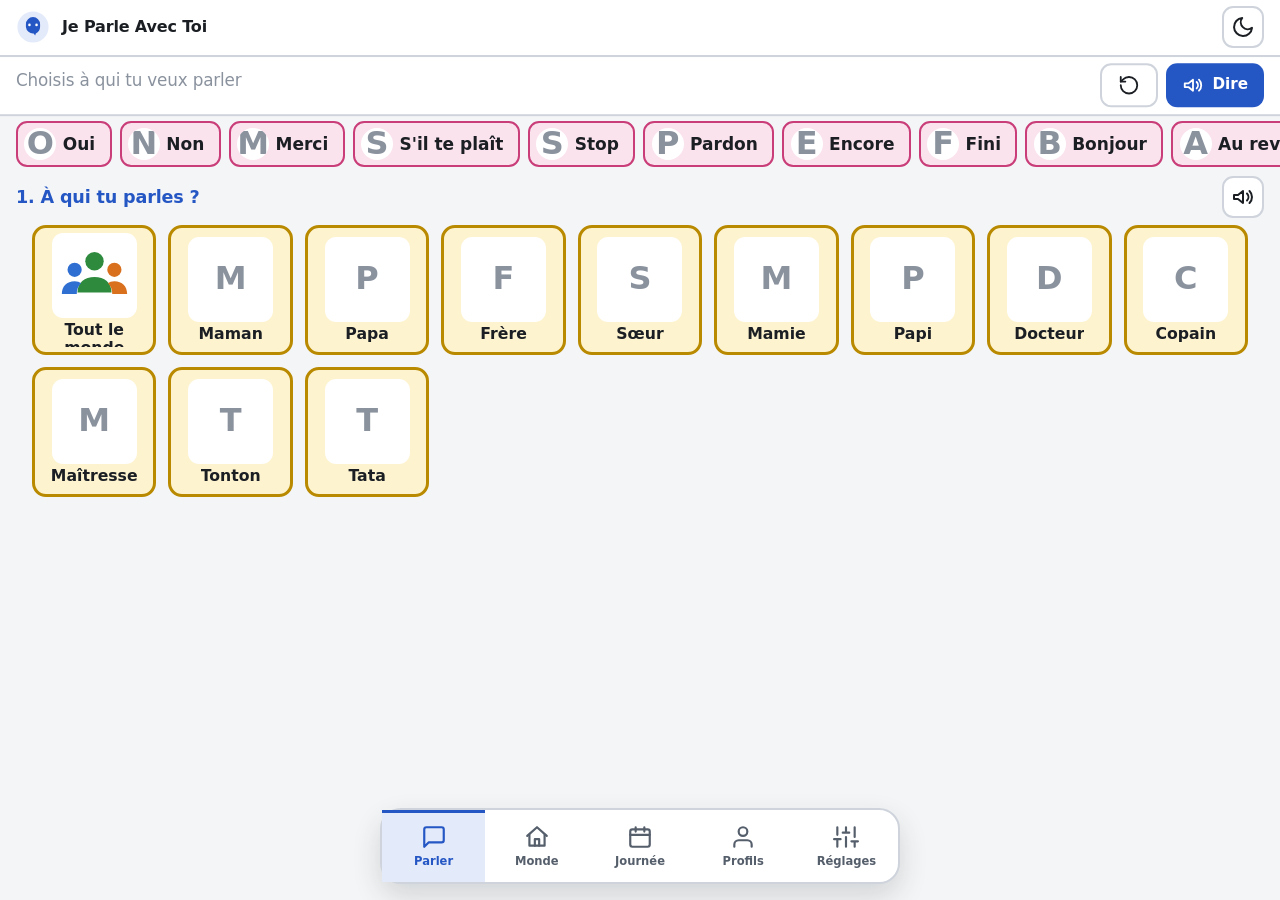
<file: test/index.html>
<!DOCTYPE html>
<html lang="fr">
<head>
<meta charset="UTF-8">
<meta name="viewport" content="width=device-width, initial-scale=1.0, maximum-scale=1, user-scalable=no, viewport-fit=cover">
<meta name="apple-mobile-web-app-capable" content="yes">
<meta name="mobile-web-app-capable" content="yes">
<meta name="apple-mobile-web-app-status-bar-style" content="default">
<meta name="apple-mobile-web-app-title" content="Je Parle Avec Toi">
<meta name="format-detection" content="telephone=no">
<title>Je Parle Avec Toi (test)</title>
<meta name="theme-color" content="#2456c4">
<link rel="apple-touch-icon" href="../icon-192.png">
<style>
*,*::before,*::after{box-sizing:border-box;margin:0;padding:0;-webkit-tap-highlight-color:transparent;}
html{-webkit-text-size-adjust:none;text-size-adjust:none;scroll-behavior:smooth;}
:root, [data-theme="light"]{
  --color-bg:#f7f6f2; --color-surface:#ffffff; --color-surface-2:#fbfbf9; --color-surface-offset:#f0eee8;
  --color-divider:#e2ded6; --color-border:#d8d3c8;
  --color-text:#26241f; --color-text-muted:#6f6a5f; --color-text-faint:#a8a297;
  --color-primary:#0d7a72; --color-primary-hover:#0a5f59; --color-primary-active:#084c47; --color-primary-highlight:#d3e9e6;
  --color-error:#b3261e; --color-error-highlight:#f6d9d6;
  --radius-sm:.5rem; --radius-md:.9rem; --radius-lg:1.4rem; --radius-xl:2rem; --radius-full:9999px;
  --shadow-sm:0 2px 6px rgba(60,50,30,.08); --shadow-md:0 6px 20px rgba(60,50,30,.12); --shadow-lg:0 16px 40px rgba(60,50,30,.18);
  --cat-bleu:#2f7dd1; --cat-bleu-bg:#dcebfa;
  --cat-vert:#3d9c4a; --cat-vert-bg:#dff3e0;
  --cat-rouge:#d64545; --cat-rouge-bg:#fadede;
  --cat-jaune:#c99416; --cat-jaune-bg:#faf1d3;
  --cat-violet:#8a5cc9; --cat-violet-bg:#ece1f8;
  --cat-orange:#e07a2c; --cat-orange-bg:#fbe6d3;
  --font-display:'Baloo 2','Comic Sans MS',sans-serif;
  --font-body:'Quicksand','Segoe UI',sans-serif;
}
[data-theme="dark"]{
  --color-bg:#181a19; --color-surface:#20221f; --color-surface-2:#252722; --color-surface-offset:#2b2d27;
  --color-divider:#33352f; --color-border:#3c3e37;
  --color-text:#eceae4; --color-text-muted:#a6a398; --color-text-faint:#726f64;
  --color-primary:#4fc7bd; --color-primary-hover:#7fd9d1; --color-primary-active:#a3e5df; --color-primary-highlight:#274642;
  --color-error:#e08b86; --color-error-highlight:#4a2d2b;
  --shadow-sm:0 2px 6px rgba(0,0,0,.3); --shadow-md:0 6px 20px rgba(0,0,0,.4); --shadow-lg:0 16px 40px rgba(0,0,0,.5);
  --cat-bleu-bg:#1d3350; --cat-vert-bg:#1d3a22; --cat-rouge-bg:#452323; --cat-jaune-bg:#453a1c; --cat-violet-bg:#33244a; --cat-orange-bg:#452c1a;
}
body{min-height:100dvh;font-family:var(--font-body);font-size:1.05rem;color:var(--color-text);background:var(--color-bg);line-height:1.5;overflow-x:hidden;}
img{display:block;max-width:100%;height:auto;}
button{font:inherit;color:inherit;cursor:pointer;background:none;border:none;}
:focus-visible{outline:3px solid var(--color-primary);outline-offset:3px;border-radius:var(--radius-sm);}
h1,h2,h3{font-family:var(--font-display);line-height:1.15;}

#app{max-width:100%;min-height:100dvh;display:flex;flex-direction:column;}
.topbar{display:flex;align-items:center;gap:.75rem;padding:.9rem 1rem;background:var(--color-surface);border-bottom:1px solid var(--color-divider);position:sticky;top:0;z-index:30;}
.logo{width:42px;height:42px;flex-shrink:0;}
.topbar h1{font-size:1.15rem;color:var(--color-primary);}
.topbar-spacer{flex:1;}
.icon-btn{width:48px;height:48px;border-radius:var(--radius-full);display:flex;align-items:center;justify-content:center;font-size:1.4rem;background:var(--color-surface-offset);transition:background .18s;}
.icon-btn:hover{background:var(--color-primary-highlight);}
.icon-btn:active{transform:scale(.94);}

.sentence-bar{display:flex;align-items:center;gap:.6rem;padding:.8rem 1rem;background:var(--color-surface-2);border-bottom:1px solid var(--color-divider);position:sticky;top:64px;z-index:29;}
.sentence-strip{flex:1;display:flex;gap:.5rem;overflow-x:auto;min-height:64px;align-items:center;padding:.25rem;}
.sentence-strip:empty::after{content:'Touche une image pour construire ta phrase';color:var(--color-text-faint);font-size:.9rem;white-space:nowrap;}
.sentence-chip{display:flex;flex-direction:column;align-items:center;gap:.15rem;background:var(--color-surface);border:2px solid var(--color-border);border-radius:var(--radius-md);padding:.3rem .5rem;min-width:52px;flex-shrink:0;box-shadow:var(--shadow-sm);animation:pop .25s ease;}
@keyframes pop{from{transform:scale(.6);opacity:0}to{transform:scale(1);opacity:1}}
.sentence-chip img{width:30px;height:30px;object-fit:contain;}
.sentence-chip .label{font-size:.65rem;font-weight:600;color:var(--color-text-muted);white-space:nowrap;}
.bar-actions{display:flex;gap:.5rem;flex-shrink:0;}
.btn{font-family:var(--font-body);font-weight:700;border-radius:var(--radius-full);padding:.85rem 1.3rem;font-size:.95rem;display:inline-flex;align-items:center;gap:.5rem;transition:background .18s,transform .12s;min-height:48px;}
.btn:active{transform:scale(.96);}
.btn-primary{background:var(--color-primary);color:#fff;box-shadow:var(--shadow-sm);}
.btn-primary:hover{background:var(--color-primary-hover);}
.btn-ghost{background:var(--color-surface-offset);color:var(--color-text);}
.btn-ghost:hover{background:var(--color-error-highlight);color:var(--color-error);}

.cat-tabs{display:flex;gap:.6rem;padding:.9rem 1rem;overflow-x:auto;background:var(--color-bg);}
.cat-tab{flex-shrink:0;display:flex;align-items:center;gap:.5rem;padding:.7rem 1.1rem;border-radius:var(--radius-full);font-weight:700;font-family:var(--font-display);font-size:.95rem;border:2px solid transparent;min-height:48px;white-space:nowrap;transition:transform .15s;}
.cat-tab:active{transform:scale(.95);}
.cat-tab.active{border-color:currentColor;box-shadow:var(--shadow-sm);}

main{flex:1;padding:0 1rem 6.5rem;}
.board-grid{display:grid;grid-template-columns:repeat(auto-fill,minmax(min(140px,100%),1fr));gap:1rem;padding-top:.25rem;}
.pic-card{position:relative;background:var(--color-surface);border:2px solid var(--color-border);border-radius:var(--radius-lg);padding:.9rem .6rem 1rem;display:flex;flex-direction:column;align-items:center;gap:.5rem;min-height:150px;box-shadow:var(--shadow-sm);transition:transform .15s,box-shadow .15s;}
.pic-card:active{transform:scale(.94);box-shadow:var(--shadow-md);}
.pic-card .strip{position:absolute;top:0;left:0;right:0;height:8px;border-radius:var(--radius-lg) var(--radius-lg) 0 0;}
.pic-card .pic-img-wrap{width:76px;height:76px;border-radius:var(--radius-md);display:flex;align-items:center;justify-content:center;background:var(--color-surface-offset);overflow:hidden;}
.pic-card .pic-img-wrap img{width:100%;height:100%;object-fit:contain;padding:4px;}
.pic-card .pic-label{font-family:var(--font-display);font-weight:700;font-size:.95rem;text-align:center;}

.bottom-nav{position:fixed;bottom:0;left:0;right:0;display:flex;background:var(--color-surface);border-top:1px solid var(--color-divider);z-index:40;padding-bottom:env(safe-area-inset-bottom);}
.nav-btn{flex:1;display:flex;flex-direction:column;align-items:center;gap:.2rem;padding:.7rem 0;font-size:1.4rem;color:var(--color-text-muted);min-height:64px;}
.nav-btn span{font-size:.72rem;font-weight:600;font-family:var(--font-body);}
.nav-btn.active{color:var(--color-primary);}

.screen{display:none;}
.screen.active{display:block;animation:fadein .25s ease;}
@keyframes fadein{from{opacity:0}to{opacity:1}}

.profile-screen{padding:2rem 1.25rem 6rem;max-width:640px;margin:0 auto;}
.profile-screen h2{font-size:1.6rem;margin-bottom:.4rem;}
.profile-screen p.sub{color:var(--color-text-muted);margin-bottom:1.5rem;}
.profile-grid{display:grid;grid-template-columns:repeat(auto-fill,minmax(140px,1fr));gap:1rem;}
.profile-card{background:var(--color-surface);border:2px solid var(--color-border);border-radius:var(--radius-xl);padding:1.2rem;display:flex;flex-direction:column;align-items:center;gap:.6rem;box-shadow:var(--shadow-sm);}
.profile-avatar{width:74px;height:74px;border-radius:var(--radius-full);background:var(--color-primary-highlight);display:flex;align-items:center;justify-content:center;font-size:2rem;}
.profile-name{font-family:var(--font-display);font-weight:700;}
.add-profile-card{border-style:dashed;color:var(--color-text-muted);justify-content:center;}

.settings-screen{padding:1.5rem 1.25rem 6rem;max-width:720px;margin:0 auto;}
.settings-screen h2{font-size:1.4rem;margin-bottom:1rem;}
.settings-section{background:var(--color-surface);border:1px solid var(--color-divider);border-radius:var(--radius-lg);padding:1.2rem;margin-bottom:1.2rem;box-shadow:var(--shadow-sm);}
.settings-section h3{font-size:1.05rem;margin-bottom:.8rem;color:var(--color-primary);}
.field{margin-bottom:1rem;}
.field label{display:block;font-weight:600;font-size:.9rem;margin-bottom:.4rem;color:var(--color-text-muted);}
.field input,.field select{width:100%;padding:.75rem .9rem;border:1px solid var(--color-border);border-radius:var(--radius-md);background:var(--color-surface-2);font-family:var(--font-body);font-size:1rem;min-height:48px;}
.field input[type=file]{padding:.5rem;}
.field input:focus{border-color:var(--color-primary);}
.row-flex{display:flex;gap:.75rem;flex-wrap:wrap;}
.chip-select{display:flex;gap:.5rem;flex-wrap:wrap;}
.chip-select button{padding:.55rem 1rem;border-radius:var(--radius-full);border:2px solid var(--color-border);font-weight:700;font-size:.85rem;}
.chip-select button.selected{border-color:currentColor;box-shadow:var(--shadow-sm);}
.card-list{display:flex;flex-direction:column;gap:.6rem;max-height:320px;overflow-y:auto;}
.card-list-item{display:flex;align-items:center;gap:.8rem;padding:.6rem .8rem;background:var(--color-surface-2);border-radius:var(--radius-md);border:1px solid var(--color-divider);}
.card-list-item img{width:36px;height:36px;object-fit:contain;}
.card-list-item .meta{flex:1;}
.card-list-item .meta .n{font-weight:700;}
.card-list-item .meta .c{font-size:.8rem;color:var(--color-text-muted);}
.card-list-item .del{color:var(--color-error);font-size:1.3rem;padding:.4rem;}

.lock-banner{position:fixed;inset:0;background:var(--color-bg);z-index:60;display:flex;align-items:center;justify-content:center;flex-direction:column;gap:1rem;padding:2rem;text-align:center;}
.lock-banner.hidden{display:none;}
.lock-banner .lock-icon{font-size:3rem;}
.pin-inputs{display:flex;gap:.6rem;}
.pin-inputs input{width:52px;height:60px;text-align:center;font-size:1.6rem;border-radius:var(--radius-md);border:2px solid var(--color-border);background:var(--color-surface);}

.empty-state{display:flex;flex-direction:column;align-items:center;text-align:center;padding:3rem 1rem;color:var(--color-text-muted);}
.empty-state .ic{font-size:2.6rem;margin-bottom:.8rem;}

.toast{position:fixed;bottom:90px;left:50%;transform:translateX(-50%) translateY(20px);background:var(--color-primary);color:#fff;padding:.8rem 1.3rem;border-radius:var(--radius-full);font-weight:700;box-shadow:var(--shadow-md);z-index:80;opacity:0;transition:opacity .25s,transform .25s;pointer-events:none;}
.toast.show{opacity:1;transform:translateX(-50%) translateY(0);}

@media (prefers-reduced-motion:reduce){*,*::before,*::after{animation-duration:.01ms!important;transition-duration:.01ms!important;}}
@media (min-width:768px){main{padding:0 2rem 2rem;} .bottom-nav{max-width:520px;left:50%;transform:translateX(-50%);border-radius:var(--radius-full);bottom:1rem;box-shadow:var(--shadow-lg);border:1px solid var(--color-divider);}}

html,body{-webkit-touch-callout:none}
body{min-height:100vh;min-height:100dvh;-webkit-user-select:none;user-select:none;overscroll-behavior-y:none;padding-left:env(safe-area-inset-left);padding-right:env(safe-area-inset-right)}
#app{min-height:100vh;min-height:100dvh}
button,.pic-card,.nav-btn{touch-action:manipulation;-webkit-appearance:none;appearance:none}
input,select{-webkit-appearance:none;appearance:none;font-size:16px}
input[type=text],input[type=tel],input[type=search],select{-webkit-user-select:text;user-select:text}
input[type=search]{width:100%;padding:.75rem .9rem;border:1px solid var(--color-border);border-radius:var(--radius-md);background:var(--color-surface-2);color:var(--color-text);min-height:48px;font-family:var(--font-body)}
.topbar{padding-top:calc(.9rem + env(safe-area-inset-top))}
.lock-banner{top:0;right:0;bottom:0;left:0}
.cat-tabs,.quick,.crumbs,.chips{-webkit-overflow-scrolling:touch;scrollbar-width:none}
.cat-tabs::-webkit-scrollbar,.quick::-webkit-scrollbar,.crumbs::-webkit-scrollbar,.chips::-webkit-scrollbar{display:none}
.ic{display:inline-flex;align-items:center;justify-content:center;line-height:0}
.ic svg{width:22px;height:22px}
.nav-btn .ic svg{width:26px;height:26px}
.icon-btn .ic svg{width:24px;height:24px}
.sentence-bar{display:block;padding:.7rem 1rem;top:var(--tb,64px)}
.sentence-row{display:flex;align-items:center;gap:.6rem}
.sentence-text{flex:1;font-family:var(--font-display);font-weight:700;font-size:1.45rem;min-height:2.2rem;line-height:1.2}
.sentence-text.empty{color:var(--color-text-faint);font-size:1rem;font-weight:500}
.crumbs{display:flex;gap:.4rem;overflow-x:auto;padding-top:.5rem}
.crumbs:empty{display:none}
.crumb{display:flex;align-items:center;gap:.35rem;flex-shrink:0;padding:.25rem .7rem .25rem .3rem;border-radius:var(--radius-full);font-weight:700;font-size:.85rem;border:2px solid currentColor}
.crumb .ci{width:28px;height:28px;display:flex;align-items:center;justify-content:center;background:#fff;border-radius:50%;overflow:hidden}
.crumb .ci img{width:24px;height:24px;object-fit:contain}
.quick{display:flex;gap:.5rem;overflow-x:auto;padding:.6rem 1rem}
.quick button{flex-shrink:0;display:flex;align-items:center;gap:.4rem;padding:.3rem .9rem .3rem .4rem;border-radius:var(--radius-full);background:var(--cat-jaune-bg);color:var(--cat-jaune);font-weight:700;font-family:var(--font-display);min-height:44px}
.quick button:active{transform:scale(.94)}
.quick .qi{display:flex;width:32px;height:32px;align-items:center;justify-content:center;background:#fff;border-radius:50%;overflow:hidden}
.quick img{width:26px;height:26px;object-fit:contain}
.flow-head{display:flex;align-items:center;gap:.7rem;padding:.6rem 1rem 0}
.flow-title{flex:1;font-family:var(--font-display);font-size:1.3rem;font-weight:700;color:var(--color-primary)}
.pic-img-wrap{font-size:2rem;background:#fff}
.pic-img-wrap img{width:100%;height:100%;object-fit:contain;padding:4px}
.ph{font-family:var(--font-display);font-weight:800;color:var(--color-text-faint);font-size:2rem}
.cat-tab img{width:26px;height:26px;object-fit:contain;background:#fff;border-radius:50%;padding:2px}
.pic-sub{font-size:.75rem;color:var(--color-text-muted);text-align:center;margin-top:-.3rem}
.done-box{grid-column:1/-1;text-align:center;padding:1.5rem 0;display:flex;flex-direction:column;gap:1rem;align-items:center}
.skip-box{grid-column:1/-1;display:flex;justify-content:center;padding-top:.5rem}
.profile-card.current{border-color:var(--color-primary)}
.profile-avatar{font-family:var(--font-display);font-weight:800;color:#fff;font-size:1.9rem}
.card-list-item select{padding:.4rem;border-radius:var(--radius-sm);border:1px solid var(--color-border);background:var(--color-surface);color:var(--color-text)}
.card-list-item .ci2{width:40px;height:40px;display:flex;align-items:center;justify-content:center;background:#fff;border-radius:8px;flex-shrink:0;overflow:hidden}
.card-list-item .ci2 img{width:34px;height:34px}
.card-list-item .del,.card-list-item .act{display:flex;align-items:center;padding:.4rem}
.card-list-item .act{color:var(--color-text-muted)}
.lock-icon svg{width:48px;height:48px}
.toast{bottom:calc(90px + env(safe-area-inset-bottom))}
.type-grid{display:grid;grid-template-columns:repeat(auto-fill,minmax(120px,1fr));gap:.6rem}
.type-btn{display:flex;flex-direction:column;align-items:center;gap:.2rem;padding:.6rem .4rem;border-radius:var(--radius-md);border:2px solid var(--color-border);background:var(--color-surface);text-align:center;font-weight:700;font-size:.85rem}
.type-btn .ti{width:44px;height:44px;display:flex;align-items:center;justify-content:center;background:#fff;border-radius:8px}
.type-btn img{width:38px;height:38px;object-fit:contain}
.type-btn small{font-weight:500;color:var(--color-text-muted);font-size:.7rem;line-height:1.2}
.type-btn.on,.seg button.on,.chip.on{border-color:var(--color-primary);background:var(--color-primary-highlight);color:var(--color-primary)}
.seg{display:flex;gap:.5rem;flex-wrap:wrap}
.seg button,.chip{padding:.55rem 1rem;border-radius:var(--radius-full);border:2px solid var(--color-border);font-weight:700;font-size:.85rem;background:var(--color-surface);min-height:44px}
.chips{display:flex;gap:.5rem;overflow-x:auto;padding:.7rem 0}
.chip{flex-shrink:0;min-height:40px}
.editor{border:2px solid var(--color-primary);border-radius:var(--radius-lg);padding:1rem;margin:1rem 0;background:var(--color-surface-2)}
.editor h3{margin-bottom:.8rem}
.img-pick{display:flex;align-items:center;gap:.6rem;justify-content:center;margin-bottom:.7rem}
.img-prev{width:110px;height:110px;border-radius:var(--radius-md);background:#fff;border:1px solid var(--color-border);display:flex;align-items:center;justify-content:center;overflow:hidden}
.img-prev img{width:100%;height:100%;object-fit:contain;padding:6px}
.preview{background:var(--color-primary-highlight);color:var(--color-primary);padding:.7rem 1rem;border-radius:var(--radius-md);font-weight:700;margin-bottom:1rem}
details.grp{margin-bottom:.6rem;border:1px solid var(--color-divider);border-radius:var(--radius-md);background:var(--color-surface-2)}
details.grp>summary{padding:.8rem 1rem;font-weight:700;cursor:pointer;list-style:none;display:flex;justify-content:space-between}
details.grp>summary::-webkit-details-marker{display:none}
details.grp .rows{padding:0 .6rem .6rem;display:flex;flex-direction:column;gap:.5rem}
.hint{font-size:.8rem;color:var(--color-text-muted);margin-top:.3rem}

/* ===== v6 : rendu plus sobre, plus tactile ===== */
:root,[data-theme="light"]{--color-bg:#f5f0e6;--color-surface:#fffdf8;--color-surface-2:#faf6ec;--color-surface-offset:#ece5d5;--color-divider:#ded5c0;--color-border:#cfc4aa;--color-text:#1f2a2e;--color-text-muted:#5b6469;--color-text-faint:#8c9290;--color-primary:#0d7a72;--color-primary-hover:#0a625c;--color-primary-active:#084c47;--color-primary-highlight:#d6e8e3;--radius-sm:.4rem;--radius-md:.7rem;--radius-lg:1rem;--radius-xl:1.3rem;--shadow-sm:0 2px 0 rgba(31,42,46,.10);--shadow-md:0 3px 0 rgba(31,42,46,.14);--shadow-lg:0 12px 28px rgba(31,42,46,.16);--font-display:'Lexend','Atkinson Hyperlegible',system-ui,sans-serif;--font-body:'Atkinson Hyperlegible','Segoe UI',system-ui,sans-serif}
[data-theme="dark"]{--color-bg:#14181a;--color-surface:#1c2123;--color-surface-2:#21282a;--color-surface-offset:#2a3235;--color-divider:#2f383b;--color-border:#3d484c;--color-text:#eceae4;--color-text-muted:#a9aea9;--color-text-faint:#757c78;--color-primary:#4fc7bd;--color-primary-hover:#7fd9d1;--color-primary-active:#a3e5df;--color-primary-highlight:#254541;--shadow-sm:0 2px 0 rgba(0,0,0,.35);--shadow-md:0 3px 0 rgba(0,0,0,.4)}
body{font-family:var(--font-body);font-size:1.0625rem;line-height:1.55}
h1,h2,h3,.btn,.cat-tab,.pic-label,.flow-title,.crumb,.profile-name{font-family:var(--font-display)}
.topbar{border-bottom:2px solid var(--color-border)}
.topbar h1{font-weight:700;letter-spacing:-.01em}
.btn,.icon-btn,.cat-tab,.crumb,.chip,.seg button,.quick button,.type-btn,.int-row .btn{border-radius:var(--radius-md)}
.btn{font-weight:600;letter-spacing:0}
.btn-primary{box-shadow:0 3px 0 var(--color-primary-active)}
.btn-primary:active{transform:translateY(2px);box-shadow:0 1px 0 var(--color-primary-active)}
.btn-ghost{border:2px solid var(--color-border);background:var(--color-surface)}
.icon-btn{border:2px solid var(--color-border);background:var(--color-surface)}
.sentence-bar{background:var(--color-surface);border-bottom:2px solid var(--color-border);padding:.8rem 1rem}
.sentence-text{font-family:var(--font-display);font-weight:600;font-size:1.7rem;line-height:1.3;letter-spacing:-.01em;color:var(--color-text)}
.sentence-text.empty{font-size:1.05rem}
.sentence-text .placeholder{font-size:1.05rem;font-weight:500;color:var(--color-text-faint)}
.sentence-text .blank{display:inline-block;min-width:3.2ch;height:1em;margin:0 .1em;border-bottom:3px dashed var(--color-primary);vertical-align:-.12em}
.flow-title{font-weight:700;font-size:1.25rem;letter-spacing:-.01em}
.flow-hint{padding:.15rem 1rem 0;color:var(--color-text-muted);font-size:1rem}
.pic-card{border:2px solid var(--color-border);border-radius:var(--radius-lg);box-shadow:0 4px 0 var(--color-border);gap:.6rem}
.pic-card:active{transform:translateY(3px);box-shadow:0 1px 0 var(--color-border)}
.pic-card .strip{height:7px}
.pic-img-wrap{background:#fff;border:1px solid var(--color-divider);border-radius:var(--radius-md)}
.pic-label{font-weight:600;font-size:1rem;line-height:1.25}
.board-grid.big{grid-template-columns:repeat(auto-fill,minmax(160px,1fr))}
.board-grid.big .pic-card{min-height:200px}
.board-grid.big .pic-img-wrap{width:104px;height:104px}
.board-grid.big .pic-label{font-size:1.2rem}
.board-grid.big .pic-sub{font-size:.85rem}
.cat-tab{border:2px solid transparent;font-weight:600}
.cat-tab.active{border-color:currentColor;box-shadow:0 3px 0 currentColor}
.crumb{border-width:2px}
.bottom-nav{border-top:2px solid var(--color-border);background:var(--color-surface)}
.nav-btn{border-top:3px solid transparent}
.nav-btn.active{border-top-color:var(--color-primary);background:var(--color-primary-highlight)}
@media (min-width:768px){.bottom-nav{border-radius:var(--radius-xl);border:2px solid var(--color-border)}}
.settings-section,.editor,details.grp,.le-row,.card-list-item{border-radius:var(--radius-lg)}
.settings-section{border:2px solid var(--color-divider);box-shadow:none}
.final-sentence{font-family:var(--font-display);font-weight:600;font-size:1.9rem;line-height:1.3;max-width:24ch;margin:.2rem auto .4rem}
.isvg{width:100%;height:100%;display:block;padding:6px}
.crumb .ci svg{width:24px;height:24px;padding:0}
.cat-tab svg{width:26px;height:26px;padding:0;background:#fff;border-radius:50%}
.ci2 svg{width:34px;height:34px;padding:0}
.img-prev svg{width:90%;height:90%;padding:0}
.btn.small{min-height:38px;padding:.4rem .9rem;font-size:.8rem}
.int-row{flex-wrap:wrap}
.int-row .meta .c{display:block}
.int-row.off{opacity:.55}
.int-row .acts{display:flex;gap:.35rem;flex-wrap:wrap;justify-content:flex-end}
.le-row{display:flex;align-items:center;gap:.6rem;padding:.5rem .7rem;background:var(--color-surface);border:1px solid var(--color-divider);margin-bottom:.45rem}
.le-row .meta{flex:1;font-weight:700}
.le-row .meta small{display:block;font-weight:500;color:var(--color-text-muted)}
.level-help{background:var(--color-primary-highlight);border-radius:var(--radius-md);padding:.6rem .9rem;margin-bottom:.9rem;font-size:.85rem}
.level-help p{margin:.15rem 0}
.pf-row{display:flex;gap:.4rem;flex-wrap:wrap}
/* ===== v7 : couleurs Fitzgerald, style sobre, réglages par usager ===== */
:root,[data-theme="light"]{--color-bg:#f4f5f7;--color-surface:#ffffff;--color-surface-2:#f8f9fb;--color-surface-offset:#eceef2;--color-divider:#e1e4ea;--color-border:#cfd4dc;--color-text:#1b1f24;--color-text-muted:#555e6b;--color-text-faint:#8a929e;--color-primary:#2456c4;--color-primary-hover:#1c46a3;--color-primary-active:#153782;--color-primary-highlight:#e3eafa;--on-primary:#ffffff;
 --font-display:system-ui,-apple-system,'Segoe UI',Roboto,'Helvetica Neue',Arial,sans-serif;--font-body:system-ui,-apple-system,'Segoe UI',Roboto,'Helvetica Neue',Arial,sans-serif;
 --cat-jaune:#b98a00;--cat-jaune-bg:#fdf3cf;--cat-vert:#2e8b3e;--cat-vert-bg:#e2f4e4;--cat-bleu:#2f6fd1;--cat-bleu-bg:#e0ecfb;--cat-orange:#d9701e;--cat-orange-bg:#fde9d6;--cat-violet:#7d4fc4;--cat-violet-bg:#eee5fa;--cat-rouge:#cc3a3a;--cat-rouge-bg:#fbe1e1;--cat-rose:#c93d78;--cat-rose-bg:#fbe3ee}
[data-theme="dark"]{--color-bg:#111418;--color-surface:#1a1e24;--color-surface-2:#1f242b;--color-surface-offset:#272d35;--color-divider:#2c333c;--color-border:#3a424d;--color-text:#eef0f3;--color-text-muted:#a7afba;--color-text-faint:#737c88;--color-primary:#8fb0ff;--color-primary-hover:#b0c8ff;--color-primary-active:#cfdcff;--color-primary-highlight:#22324f;--on-primary:#0c1a33;
 --cat-jaune-bg:#3d3414;--cat-vert-bg:#18361e;--cat-bleu-bg:#182c4a;--cat-orange-bg:#40280f;--cat-violet-bg:#2e2246;--cat-rouge-bg:#432121;--cat-rose-bg:#42202f}
.btn-primary{color:var(--on-primary);box-shadow:none}.btn-primary:active{transform:scale(.97);box-shadow:none}
.toast{color:var(--on-primary)}
.topbar h1{color:var(--color-text)}
.pic-card{background:var(--cc-bg,var(--color-surface));border:3px solid var(--cc,var(--color-border));box-shadow:none;border-radius:16px}
.pic-card:active{transform:scale(.97);box-shadow:none}
.pic-card .strip{display:none}
.pic-card .pic-img-wrap{border-color:transparent;background:#fff}
.quick button{background:var(--cat-rose-bg);color:var(--color-text);border:2px solid var(--cat-rose)}
.cat-tab{color:var(--color-text)!important;border-color:var(--cc,transparent)}
.cat-tab.active{box-shadow:none;border-width:3px;border-color:var(--color-text)}
body[data-size="s"] .board-grid,body[data-size="s"] .board-grid.big{grid-template-columns:repeat(auto-fill,minmax(105px,1fr));gap:.6rem}
body[data-size="s"] .pic-card{min-height:118px;padding:.6rem .4rem}
body[data-size="s"] .pic-card .pic-img-wrap{width:62px;height:62px}
body[data-size="s"] .pic-label{font-size:.9rem}
body[data-size="l"] .board-grid,body[data-size="l"] .board-grid.big{grid-template-columns:repeat(auto-fill,minmax(165px,1fr))}
body[data-size="l"] .pic-card{min-height:210px}
body[data-size="l"] .pic-card .pic-img-wrap{width:120px;height:120px}
body[data-size="l"] .pic-label{font-size:1.25rem}
.pic-card.pressing::after{content:'';position:absolute;left:10px;right:10px;bottom:7px;height:7px;border-radius:4px;background:var(--cc,var(--color-primary));transform-origin:left;animation:holdfill var(--hold,0ms) linear forwards}
@keyframes holdfill{from{transform:scaleX(0)}to{transform:scaleX(1)}}
@media (min-width:768px){main{padding-bottom:7rem}}
body.kid #themeToggle,body.kid .nav-btn[data-screen="profiles"]{display:none}
#profileList{max-height:none;overflow:visible}
.pf-card{border:2px solid var(--color-divider);border-radius:var(--radius-lg);padding:.8rem;background:var(--color-surface-2)}
.pf-head{display:flex;align-items:center;gap:.7rem;margin-bottom:.6rem}
.pf-head .n{flex:1;font-weight:700;font-size:1.05rem}
.pf-head .del{color:var(--color-error);display:flex;padding:.4rem}
.pf-grid{display:grid;grid-template-columns:repeat(auto-fill,minmax(210px,1fr));gap:.6rem}
.pf-f{display:flex;flex-direction:column;gap:.25rem;font-size:.85rem;color:var(--color-text-muted);font-weight:600}
.pf-f select{padding:.6rem .7rem;border:1px solid var(--color-border);border-radius:var(--radius-md);background:var(--color-surface);color:var(--color-text);font-size:16px;min-height:44px;-webkit-appearance:menulist;appearance:auto}

/* ===== v8 ===== */
.day-screen,.write-screen{padding:1.2rem 1rem 7rem;max-width:760px;margin:0 auto}
.day-head{display:flex;align-items:center;gap:.8rem;margin-bottom:1rem}.day-head h2{flex:1;font-size:1.5rem}
.day-list{display:flex;flex-direction:column;gap:.7rem}
.day-item{display:flex;align-items:center;gap:.9rem;padding:.7rem .9rem;border:3px solid var(--cc);background:var(--cc-bg);border-radius:16px;cursor:pointer}
.day-item .pic-img-wrap{width:72px;height:72px;flex-shrink:0;background:#fff;border-radius:12px;display:flex;align-items:center;justify-content:center;overflow:hidden}
.day-txt{flex:1;min-width:0;display:flex;flex-direction:column;gap:.1rem}
.day-step{font-size:.85rem;font-weight:700;color:var(--color-text-muted)}
.day-label{font-size:1.3rem;font-weight:700;overflow-wrap:anywhere}
.day-item.now{box-shadow:0 0 0 4px var(--color-primary)}
.day-item.done{opacity:.5}.day-item.done .day-label{text-decoration:line-through}
.day-check{width:56px;height:56px;flex-shrink:0;border-radius:50%;border:3px solid var(--color-border);background:var(--color-surface);display:flex;align-items:center;justify-content:center;color:var(--cat-vert)}
.day-item.done .day-check{background:var(--cat-vert);color:#fff;border-color:var(--cat-vert)}
.day-acts{display:flex;gap:.3rem;flex-wrap:wrap}
.day-tools{margin-top:1rem}
.day-cands{display:grid;grid-template-columns:repeat(auto-fill,minmax(130px,1fr));gap:.5rem;margin-top:.7rem;max-height:360px;overflow:auto}
.day-cand{display:flex;align-items:center;gap:.5rem;padding:.4rem;border:1px solid var(--color-border);border-radius:10px;background:var(--color-surface);font-weight:600;text-align:left}
body.kid #dayEdit,body.kid #dayPicker{display:none!important}
.write-screen textarea{width:100%;font-size:1.6rem;font-weight:600;padding:1rem;border:2px solid var(--color-border);border-radius:14px;background:var(--color-surface);color:var(--color-text);font-family:var(--font-body);-webkit-user-select:text;user-select:text;resize:vertical;margin-bottom:.4rem}
.write-screen .chips{flex-wrap:wrap}
.write-screen .chips .chip{font-size:1.1rem;min-height:48px;padding:.5rem 1rem}
.quick.favs{padding-top:0}
.quick.favs button{background:var(--cat-jaune-bg);border:2px solid var(--cat-jaune);color:var(--color-text)}
.quick.favs:empty{display:none}
.scan-on{outline:6px solid #f5a400!important;outline-offset:3px;position:relative;z-index:5}
#modelBtn.on{background:#f5a400;border-color:#f5a400;color:#1b1f24}
.model-banner{display:none;margin:.6rem 1rem 0;padding:.7rem 1rem;border-radius:12px;background:#fff3cc;color:#5a4300;font-weight:700;border:2px solid #f5a400}
body.modeling .model-banner{display:block}
body.modeling .sentence-bar{background:#fff8e1}
[data-theme="dark"] body.modeling .sentence-bar{background:#3a3112}
.pic-card.shown{animation:shown .6s ease}
@keyframes shown{0%{transform:scale(1)}40%{transform:scale(1.07);box-shadow:0 0 0 6px #f5a400}100%{transform:scale(1)}}
.done-box .btn{justify-content:center}
.le-row .meta small{display:block}

/* ===== v9 : écran sans défilement, en-tête compact, réglages en onglets ===== */
[hidden]{display:none!important}
.topbar{padding:.4rem 1rem;padding-top:calc(.4rem + env(safe-area-inset-top))}
.topbar h1{font-size:1rem}.logo{width:34px;height:34px;touch-action:none}
.topbar .icon-btn{width:42px;height:42px}
.sentence-bar{padding:.4rem 1rem}
.sentence-text{font-size:1.4rem;min-height:1.9rem}
.sentence-row .btn{min-height:44px;padding:.55rem 1rem}
.quick{padding:.35rem 1rem}
.quick button{min-height:40px}
.flow-head{padding:.25rem 1rem 0;gap:.5rem}
.flow-title{font-size:1.1rem}
.flow-head .icon-btn{width:42px;height:42px}
#backBtn{min-height:42px;padding:.45rem .8rem}
.flow-hint{font-size:.9rem}
body.nonreader #flowHint{display:none}
.cat-tabs{padding:.45rem 1rem}
.cat-tab{min-height:42px;padding:.4rem .8rem}
main{padding-top:.4rem}
.board-grid.fit{grid-template-columns:repeat(var(--cols),minmax(0,1fr))!important;grid-auto-rows:var(--rowh);padding-top:0}
.board-grid.fit .pic-card{min-height:0!important;height:var(--rowh);padding:5px 4px;gap:3px;justify-content:center;border-radius:14px}
.board-grid.fit .pic-card .pic-img-wrap{width:var(--img)!important;height:var(--img)!important;flex-shrink:0}
.board-grid.fit .pic-label{font-size:var(--fs);line-height:1.15;overflow:hidden;max-width:100%}
.board-grid.fit .pic-sub{display:none}
.pager{display:flex;align-items:center;justify-content:space-between;gap:.6rem;margin-top:10px}
.pager button{min-height:52px;min-width:110px;font-size:1.05rem;justify-content:center}
.pager .pg{font-weight:700;color:var(--color-text-muted)}
.pager button:disabled{opacity:.35}
.set-tabs{display:flex;gap:.5rem;overflow-x:auto;margin:0 0 1rem;position:sticky;top:var(--tb,56px);background:var(--color-bg);padding:.5rem 0;z-index:20;scrollbar-width:none}
.set-tabs::-webkit-scrollbar{display:none}
.set-tabs .chip{font-size:.95rem}
.model-banner{display:none;align-items:center;gap:.8rem}
body.modeling .model-banner{display:flex}
.model-banner span{flex:1}
/* v9.1 : rubriques des réglages en menus déroulants */
.settings-section{padding:.8rem 1.1rem}
.settings-section>.sec-head{display:flex;align-items:center;justify-content:space-between;width:100%;text-align:left;gap:.6rem;padding:0;background:none;border:0;color:inherit;cursor:pointer;min-height:48px}
.settings-section>.sec-head h3{margin:0}
.sec-head .chev{display:flex;color:var(--color-text-muted);transition:transform .2s;flex-shrink:0}
.settings-section.open>.sec-head .chev{transform:rotate(180deg)}
.settings-section>.sec-body{margin-top:.7rem}
.settings-section:not(.open)>.sec-body{display:none}
/* v9.2 : écriture intelligente */
.w-lab{font-size:.85rem;font-weight:700;color:var(--color-text-muted);margin:.5rem 0 .3rem}
.w-lab:empty{display:none}
.w-sents{display:flex;flex-direction:column;gap:.45rem}
.w-sents:empty{display:none}
.w-sents button{display:flex;align-items:center;gap:.6rem;text-align:left;padding:.65rem .9rem;border-radius:12px;border:2px solid var(--cat-jaune);background:var(--cat-jaune-bg);color:var(--color-text);font-weight:700;font-size:1.1rem;min-height:52px}
.w-sents button .wi,.write-screen .chip .wi{width:34px;height:34px;flex-shrink:0;display:flex;align-items:center;justify-content:center;background:#fff;border-radius:8px;overflow:hidden}
.w-sents button .wi img,.write-screen .chip .wi img{width:30px;height:30px;object-fit:contain}
.w-sents button .wi .ph,.write-screen .chip .wi .ph{font-size:1rem}
.write-screen .chips .chip{display:inline-flex;align-items:center;gap:.45rem}
.write-screen .chips{gap:.5rem}
.w-acts{margin:.2rem 0 .3rem}
.w-acts .btn{min-height:48px}
/* correctif : texte lisible dans les champs en mode sombre */
input,select,textarea{color:var(--color-text)}
input::placeholder,textarea::placeholder{color:var(--color-text-faint);opacity:1}
.body-panel{grid-column:1/-1;display:flex;flex-direction:column;align-items:center;gap:.5rem}.body-svg{width:100%;max-width:440px;height:min(56vh,540px);display:block}.body-tip{margin:0;font-weight:600;color:var(--color-text-muted)}.body-bar{display:flex;gap:.5rem;flex-wrap:wrap;justify-content:center}.bhot{cursor:pointer;outline:none}.bhot:focus-visible,.bhot.on{filter:drop-shadow(0 0 6px #E5484D) drop-shadow(0 0 2px #E5484D)}@media (hover:hover){.bhot:hover{filter:drop-shadow(0 0 4px #E5484D)}}#screen-world{padding:0}#worldFrame{display:block;width:100%;height:70vh;border:0;border-radius:20px;background:var(--color-surface)}</style>
</head>
<body>
<div id="app">
<header class="topbar" id="topbar">
<svg class="logo" viewBox="0 0 48 48" fill="none" aria-label="Logo Je Parle Avec Toi"><circle cx="24" cy="24" r="22" fill="var(--color-primary-highlight)"/><path d="M14 20a10 10 0 0 1 20 0v4a10 10 0 0 1-6 9l-1 3-2-3a10 10 0 0 1-11-9z" fill="var(--color-primary)"/><circle cx="19" cy="21" r="1.8" fill="var(--color-surface)"/><circle cx="29" cy="21" r="1.8" fill="var(--color-surface)"/></svg>
<h1>Je Parle Avec Toi</h1><div class="topbar-spacer"></div>
<button class="icon-btn" id="themeToggle" aria-label="Changer de thème"><i class="ic" id="themeIcon"></i></button>
</header>
<section class="screen active" id="screen-board">
<div class="sentence-bar">
<div class="sentence-row">
<div class="sentence-text empty" id="sentenceText" aria-live="polite"></div>
<div class="bar-actions">
<button class="btn btn-ghost" id="clearSentence" aria-label="Recommencer"><i class="ic" data-ic="reset"></i></button>
<button class="btn btn-primary" id="speakSentence" aria-label="Dire ma phrase"><i class="ic" data-ic="speaker"></i>Dire</button>
</div></div>
<div class="crumbs" id="crumbs"></div>
</div>
<div class="model-banner" id="modelBanner"></div><div class="quick" id="quickRow" aria-label="Mots rapides"></div><div class="quick favs" id="favRow" aria-label="Mes phrases"></div>
<div class="flow-head"><button class="btn btn-ghost" id="backBtn" style="display:none" aria-label="Retour"><i class="ic" data-ic="back"></i>Retour</button><div class="flow-title" id="flowTitle"></div><button class="icon-btn" id="hintSpeak" aria-label="Écouter la consigne"><i class="ic" data-ic="speaker"></i></button></div>
<p class="flow-hint" id="flowHint"></p>
<div class="cat-tabs" id="catTabs" role="tablist"></div>
<main><div class="board-grid" id="boardGrid"></div><div class="pager" id="pager" hidden></div></main>
</section>
<section class="screen" id="screen-world"><iframe id="worldFrame" title="Mon monde : parler en touchant les scènes" allow="microphone"></iframe></section>
<section class="screen" id="screen-day"><div class="day-screen"><div class="day-head"><h2 id="dayTitle">Ma journée</h2><button class="btn btn-primary" id="daySay"></button></div>
<div id="dayList" class="day-list"></div>
<div class="row-flex day-tools"><button class="btn btn-ghost" id="dayReset">Tout recommencer</button><button class="btn btn-ghost" id="dayEdit">Modifier</button></div>
<div id="dayPicker" class="editor" style="display:none"><h3>Ajouter une étape</h3><input type="search" id="daySearch" placeholder="Rechercher un mot (ex : bain, école)"><div id="dayCands" class="day-cands"></div></div></div></section>
<section class="screen" id="screen-write"><div class="write-screen"><textarea id="wText" rows="2" autocapitalize="sentences"></textarea><div class="row-flex w-acts"><button class="btn btn-primary" id="wSay"></button><button class="btn btn-ghost" id="wFav"></button><button class="btn btn-ghost" id="wClear"></button></div><p class="w-lab" id="wLabS"></p><div class="w-sents" id="wSents"></div><p class="w-lab" id="wLabW"></p><div class="chips" id="wSugg"></div>
</div></section>
<section class="screen" id="screen-profiles"><div class="profile-screen"><h2>Qui utilise l'application ?</h2><p class="sub">Touche ton profil pour commencer.</p><div class="profile-grid" id="profileGrid"></div></div></section>
<section class="screen" id="screen-settings"><div class="settings-screen"><h2>Personnalisation</h2><div class="set-tabs" id="setTabs" role="tablist"></div>
<div class="settings-section" id="secBackup" data-tab="save"><h3>Sauvegarde</h3><p class="hint" style="margin-bottom:.8rem">Enregistre tout (profils, mots, photos, voix, phrases, journée) dans un fichier. Garde-le en lieu sûr : il permet de tout récupérer sur un autre téléphone. En cas de restauration, l'ancienne version est gardée de côté.</p>
<div class="row-flex"><button class="btn btn-primary" id="bkSave">Créer une sauvegarde</button><label class="btn btn-ghost" for="bkFile">Restaurer une sauvegarde</label><input type="file" id="bkFile" accept=".json,application/json" style="display:none"></div><p class="hint" id="bkHint"></p>
<div class="row-flex" style="margin-top:.8rem"><button class="btn btn-ghost" id="offBtn">Préparer les images pour le hors ligne</button></div><p class="hint" id="offHint"></p></div>
<div class="settings-section" id="secPhrases" data-tab="phrases"><h3>Mes phrases</h3><p class="hint" id="phrasesFor" style="margin-bottom:.6rem"></p><div id="favList"></div>
<div class="field" style="margin-top:.6rem"><label for="favNew">Ajouter une phrase toute prête</label><div class="row-flex"><input type="text" id="favNew" placeholder="Ex : Je veux mon doudou" style="flex:1;min-width:160px"><button class="btn btn-primary" id="favAdd">Ajouter</button></div></div>
<h3 style="margin-top:1rem">Dernières phrases dites</h3><div id="histList"></div></div>

<div class="settings-section" id="secIntents" data-tab="phrases"><h3>Étape 2 : « Que veux-tu dire ? »</h3>
<p class="hint" style="margin-bottom:.8rem">Ce sont les grandes images de l'étape 2. Pour chacune : choisis les images de l'étape 3 (bouton « Images »), change son dessin, son niveau, masque-la, change l'ordre, ou crées-en de nouvelles.</p>
<button class="btn btn-primary" id="openAddIntent"><i class="ic" data-ic="plus"></i>Ajouter un « Que veux-tu dire ? »</button>
<div class="editor" id="listEditor" style="display:none"><h3 id="leTitle">Images</h3>
<p class="hint" style="margin-bottom:.8rem">Ces images s'affichent en premier à l'étape 3.</p>
<div id="leItems"></div>
<div class="row-flex" style="margin-top:.6rem"><button class="btn btn-primary" id="leAddExisting"><i class="ic" data-ic="plus"></i>Ajouter une image existante</button><button class="btn btn-ghost" id="leCreate">Créer un nouveau mot</button></div>
<div id="lePicker" style="display:none;margin-top:.8rem"><input type="search" id="leSearch" placeholder="Rechercher un mot"><div class="chips" id="leKinds"></div><div id="leCandidates"></div></div>
<div class="row-flex" style="margin-top:.8rem"><button class="btn btn-primary" id="leDone">Terminé</button></div></div>
<div class="editor" id="intEditor" style="display:none"><h3 id="inTitle">Nouveau</h3>
<div id="inCustom">
<div class="field"><label>1. Début de la phrase</label><div class="seg" id="inPresets"></div>
<input type="text" id="inVerb" placeholder="Ou écris le verbe : voudrais, préfère, adore…" autocapitalize="none" style="margin-top:.6rem">
<p class="hint">La phrase commencera par « Je » : Je voudrais, J'adore…</p></div>
<div class="field"><label>2. Qu'est-ce qui peut suivre ?</label><div class="seg" id="inStyle"></div></div>
<div class="field"><label>3. Phrase négative ?</label><div class="seg" id="inNeg"></div></div></div>
<div class="field"><label>Visible à partir du niveau</label><div class="seg" id="inLvl"></div></div>
<div class="field"><label>Couleur</label><div class="seg" id="inColor"></div></div>
<div class="field"><label>Image</label>
<div class="img-pick"><button class="icon-btn" id="inPrev" aria-label="Image précédente"><i class="ic" data-ic="back"></i></button><div class="img-prev" id="inImg"></div><button class="icon-btn" id="inNext" aria-label="Image suivante"><i class="ic" data-ic="next"></i></button></div>
<div class="row-flex"><input type="search" id="inQ" placeholder="Chercher un pictogramme (ex : besoin)" style="flex:1;min-width:140px"><button class="btn btn-ghost" id="inSearch">Chercher</button></div>
<div class="row-flex" style="margin-top:.6rem"><label class="btn btn-ghost" for="inPhoto">Utiliser ma photo</label><input type="file" id="inPhoto" accept="image/*" style="display:none"><button class="btn btn-ghost" id="inResetImg">Dessin d'origine</button></div>
<p class="hint" id="inHint"></p></div>
<div class="field"><label for="inSub">Petit texte sous l'image (facultatif)</label><input type="text" id="inSub" placeholder="Ex : Je demande quelque chose"></div>
<div class="preview" id="inPreview"></div>
<div class="row-flex"><button class="btn btn-primary" id="inSave">Enregistrer</button><button class="btn btn-ghost" id="inCancel">Annuler</button></div></div>
<div id="intentsList" style="margin-top:.8rem"></div>
<button class="btn btn-ghost" id="resetIntents" style="margin-top:.6rem">Tout remettre comme au départ</button></div>

<div class="settings-section" data-tab="words"><h3>Pictogrammes</h3>
<div class="row-flex"><input type="search" id="cardSearch" placeholder="Rechercher un mot" style="flex:1;min-width:140px"><button class="btn btn-primary" id="openAdd"><i class="ic" data-ic="plus"></i>Ajouter un mot</button></div>
<div class="chips" id="kindFilter"></div>

<div class="editor" id="editor" style="display:none">
<h3 id="edTitle">Nouveau mot</h3>
<div class="field"><label for="edLabel">1. Le mot</label><input type="text" id="edLabel" placeholder="Ex : Fromage" autocomplete="off" autocapitalize="sentences"></div>
<div class="field" id="edTypeWrap"><label>2. Quel type de mot ?</label><div class="type-grid" id="edTypes"></div></div>
<div class="field" id="edOpts"></div>
<div class="field"><label>3. L'image</label>
<div class="img-pick"><button class="icon-btn" id="edPrev" aria-label="Image précédente"><i class="ic" data-ic="back"></i></button><div class="img-prev" id="edImg"></div><button class="icon-btn" id="edNext" aria-label="Image suivante"><i class="ic" data-ic="next"></i></button></div>
<div class="row-flex"><input type="search" id="edQ" placeholder="Chercher une autre image" style="flex:1;min-width:140px"><button class="btn btn-ghost" id="edSearch">Chercher</button></div>
<div class="row-flex" style="margin-top:.6rem"><label class="btn btn-ghost" for="edPhoto">Utiliser ma photo</label><input type="file" id="edPhoto" accept="image/*" style="display:none"></div>
<p class="hint" id="edHint"></p></div>
<div class="field"><label>Voix enregistrée (facultatif)</label><div class="row-flex"><button class="btn btn-ghost" id="edRec"></button><button class="btn btn-ghost" id="edPlay" style="display:none">Écouter</button><button class="btn btn-ghost" id="edRecDel" style="display:none">Supprimer la voix</button></div><p class="hint">Enregistre le mot avec ta propre voix (4 secondes maximum). Elle sera jouée quand l'enfant touche l'image.</p></div>
<div class="preview" id="edPreview"></div>
<div class="row-flex"><button class="btn btn-primary" id="edSave">Enregistrer</button><button class="btn btn-ghost" id="edCancel">Annuler</button></div>
</div>

<div id="cardsList"></div>
<div class="row-flex" style="margin-top:.8rem"><button class="btn btn-ghost" id="restoreDeleted">Rétablir les mots supprimés</button><button class="btn btn-ghost" id="repairPics">Relancer la recherche des images</button></div>
</div>

<div class="settings-section" data-tab="child"><h3>Profils</h3>
<p class="hint" style="margin-bottom:.8rem">Garçon ou fille : sert aux accords (« Je suis content / contente »). Le niveau règle ce que l'enfant voit. Chaque profil a aussi ses propres réglages : taille des images, voix, façon de toucher.</p><div class="level-help"><p><b>Niveau 1</b> : Je veux, J'ai mal, Je ne veux pas, Je me sens. Grandes images conseillées.</p><p><b>Niveau 2</b> : ajoute Je vois, J'ai besoin de, J'ai envie de, J'aime, Je n'aime pas, Où est… ?</p><p><b>Niveau 3</b> : ajoute Je peux… ?, C'est…, J'ai fait, Je vais, et les précisions (couleurs, tailles) pour ceux qui lisent.</p><p><b>Défilement automatique</b> : les images s'allument une par une, on choisit en touchant l'écran n'importe où ou avec un contacteur.</p></div>
<div class="card-list" id="profileList"></div>
<div class="field" style="margin-top:1rem"><label for="newProfileName">Ajouter un profil enfant</label>
<div class="row-flex"><input type="text" id="newProfileName" placeholder="Prénom de l'enfant" style="flex:1"><select id="newProfileGender" style="width:auto"><option value="m">Garçon</option><option value="f">Fille</option></select><select id="newProfileLevel" style="width:auto"><option value="1">Niveau 1</option><option value="2" selected>Niveau 2</option><option value="3">Niveau 3</option></select><button class="btn btn-primary" id="addProfileBtn">Ajouter</button></div></div></div>

<div class="settings-section" data-tab="child" id="secModel"><h3>Montrer à l'enfant</h3><p class="hint" style="margin-bottom:.8rem">C'est la méthode conseillée par les orthophonistes : tu parles à ton enfant en touchant toi-même les images, pour qu'il voie où elles sont et comment on fait une phrase. Exemple : au goûter, tu dis « Tu veux du gâteau ? » en touchant « Je veux » puis « Gâteau ». La phrase que ton enfant était en train de faire est gardée de côté et revient à la fin.</p><button class="btn btn-primary" id="modelStart">Commencer à montrer</button><p class="hint">Raccourci : garde le doigt 2 secondes sur le logo en haut à gauche pour commencer ou arrêter, même en mode enfant.</p></div>
<div class="settings-section" data-tab="display"><h3>Affichage et voix</h3><div class="field"><label>Thème</label><div class="row-flex"><button class="btn btn-ghost" id="lightModeBtn"><i class="ic" data-ic="sun"></i>Clair</button><button class="btn btn-ghost" id="darkModeBtn"><i class="ic" data-ic="moon"></i>Sombre</button></div></div>
<div class="field"><label for="voiceRate">Vitesse de la voix</label><input type="range" id="voiceRate" min="0.5" max="1.5" step="0.1" value="0.9"></div>
<div class="field"><label for="voicePitch">Ton de la voix</label><input type="range" id="voicePitch" min="0.8" max="1.3" step="0.05" value="1.05"></div>
<div class="field"><label for="voiceSel">Voix</label><select id="voiceSel"></select><p class="hint" id="voiceHint"></p></div>
<button class="btn btn-ghost" id="testVoice"><i class="ic" data-ic="speaker"></i>Écouter un exemple</button></div>
<div class="settings-section" data-tab="safety"><h3>Mode enfant</h3><p style="color:var(--color-text-muted);margin-bottom:.8rem;font-size:.9rem">Une fois activé, l'enfant ne voit plus les réglages, les profils ni le bouton de thème. Le code parent permet de revenir ici.</p><div class="field"><label for="pinNew">Code parent (4 chiffres)</label><div class="row-flex"><input type="tel" inputmode="numeric" maxlength="4" id="pinNew" placeholder="Nouveau code" style="max-width:170px"><button class="btn btn-ghost" id="pinSave">Changer le code</button></div><p class="hint" id="pinHint"></p></div><button class="btn btn-primary" id="enableKidMode"><i class="ic" data-ic="lock"></i>Activer le mode enfant</button></div>
<p class="hint" id="verTag" style="text-align:center;margin-top:1rem"></p><p class="hint" style="text-align:center">Pictogrammes : ARASAAC (Sergio Palao, Gouvernement d'Aragon), licence CC BY-NC-SA.</p>
</div></section>
<nav class="bottom-nav" aria-label="Navigation principale">
<button class="nav-btn active" data-screen="board" aria-label="Parler"><i class="ic" data-ic="chat"></i><span>Parler</span></button><button class="nav-btn" data-screen="world" id="navWorld" aria-label="Mon monde"><i class="ic" data-ic="home"></i><span>Monde</span></button>
<button class="nav-btn" data-screen="day" id="navDay" aria-label="Journée"><i class="ic" data-ic="calendar"></i><span>Journée</span></button><button class="nav-btn" data-screen="write" id="navWrite" aria-label="Écrire"><i class="ic" data-ic="keyboard"></i><span>Écrire</span></button><button class="nav-btn" data-screen="profiles" aria-label="Profils"><i class="ic" data-ic="user"></i><span>Profils</span></button>
<button class="nav-btn" data-screen="settings" id="navSettings" aria-label="Réglages"><i class="ic" data-ic="sliders"></i><span>Réglages</span></button>
</nav>
</div>
<div class="lock-banner hidden" id="lockBanner"><div class="lock-icon"><i class="ic" data-ic="lock"></i></div><h2>Mode enfant activé</h2><p style="color:var(--color-text-muted);max-width:36ch">Entre le code parent pour déverrouiller la personnalisation.</p>
<div class="pin-inputs"><input type="tel" inputmode="numeric" maxlength="1" class="pin-d"><input type="tel" inputmode="numeric" maxlength="1" class="pin-d"><input type="tel" inputmode="numeric" maxlength="1" class="pin-d"><input type="tel" inputmode="numeric" maxlength="1" class="pin-d"></div>
<button class="btn btn-primary" id="unlockBtn">Déverrouiller</button></div>
<div class="toast" id="toast"></div>
<script>
(function(){
var API='https://api.arasaac.org/api/pictograms/';
var V={vouloir:'veux',besoin:'ai besoin',envie:'ai envie',aimer:'aime',voir:'vois',etre:'suis',avoir:'ai',pouvoir:'peux',aller:'vais'};
var INTENTS=[
{id:'want',mode:'want',color:'vert',v:'vouloir',lvl:1,menu:'Je veux',sub:'Je demande quelque chose',list:[2,3,1,41,40,44,21,43,120,46,45,63,66,42,133,70,71]},
{id:'pain',mode:'pain',color:'rouge',lvl:1,menu:"J'ai mal",sub:'Ça me fait mal',list:[]},
{id:'notwant',mode:'want',color:'rouge',v:'vouloir',neg:1,lvl:1,menu:'Je ne veux pas',sub:'Non, pas ça',list:[41,40,51,50,52,42,65,126,5,111,54,137]},
{id:'feel',mode:'feel',color:'bleu',lvl:1,menu:'Je me sens',sub:'Mes émotions et mon corps',list:[]},
{id:'see',mode:'see',color:'bleu',v:'voir',lvl:2,menu:'Je vois',sub:'Je montre ce qui est autour de moi',list:[28,29,212,213,214,215,24,227,228,218,219,222,223,210,211,226]},
{id:'need',mode:'need',color:'vert',v:'besoin',de:1,lvl:2,menu:"J'ai besoin de",sub:"C'est important pour moi",list:[20,66,133,40,41,128,129,125,120,122,43,42,124,70]},
{id:'envie',mode:'envie',color:'vert',v:'envie',de:1,lvl:2,menu:"J'ai envie de",sub:"J'aimerais bien",list:[44,41,40,46,45,49,63,61,60,6,9,8,43,130]},
{id:'like',mode:'like',color:'rose',v:'aimer',lvl:2,menu:"J'aime",sub:"Ce que j'aime",list:[46,45,49,28,29,26,24,7,9,60,44,43]},
{id:'notlike',mode:'like',color:'rouge',v:'aimer',neg:1,lvl:2,menu:"Je n'aime pas",sub:"Ce que je n'aime pas",list:[126,51,111,5,54,42,50,65,52,76]},
{id:'where',mode:'where',color:'violet',lvl:2,menu:'Où est… ?',sub:'Je cherche quelqu\'un ou quelque chose',list:[70,71,120,21,26,25,22,204,200,66]},
{id:'can',mode:'can',color:'violet',v:'pouvoir',lvl:3,menu:'Je peux… ?',sub:'Je demande la permission',list:[44,21,40,41,137,63,133,121,46,66,70]},
{id:'itis',mode:'itis',color:'rose',lvl:3,menu:"C'est…",sub:'Je donne mon avis',list:[]},
{id:'past',mode:'past',color:'vert',lvl:3,menu:"J'ai fait",sub:'Je raconte ce que j\'ai fait',list:[41,40,44,42,45,46,47,49,51,134,137,60,61,65,64]},
{id:'future',mode:'future',color:'vert',v:'aller',lvl:3,menu:'Je vais',sub:'Je dis ce que je vais faire',list:[44,41,42,51,45,137,47,60,61,65,64,144]}];
function vow(s){return /^[aeiouyhàâäéèêëîïôöùûüœ]/i.test(s)}
function cap(s){return s.charAt(0).toUpperCase()+s.slice(1)}
function nw(c){return(c.w||c.label).toLowerCase()}
function deWrap(x){return(vow(x)?"d'":'de ')+x}
function defArt(c){var w=nw(c);if(c.pl)return'les '+w;if(vow(w))return"l'"+w;return(c.g==='f'?'la ':'le ')+w}
function indefNP(c){var w=nw(c);if(c.pl)return c._ab?deWrap(w):'des '+w;return(c.g==='f'?'une ':'un ')+w}
function directForm(c){var w=nw(c);if(c.art==='part'){if(c.pl)return'des '+w;if(vow(w))return"de l'"+w;return(c.g==='f'?'de la ':'du ')+w}if(c.art==='ind'){if(c.pl)return'des '+w;return(c.g==='f'?'une ':'un ')+w}return defArt(c)}
function deForm(c){var w=nw(c);if(c.art==='part')return deWrap(w);if(c.art==='ind'){if(c.pl)return deWrap(w);return deWrap((c.g==='f'?'une ':'un ')+w)}if(c.pl)return'des '+w;if(vow(w))return"de l'"+w;return(c.g==='f'?'de la ':'du ')+w}
function negForm(c){return(c.art==='part'||c.art==='ind')?deWrap(nw(c)):defArt(c)}
function personNp(c){var w=nw(c),d=c.det||'none';if(d==='none')return c.label;if(d==='le'&&vow(w))return"l'"+w;return d+' '+w}
function personDe(c){var w=nw(c),d=c.det||'none';if(d==='none')return deWrap(c.label);if(d==='le')return vow(w)?"de l'"+w:'du '+w;return'de '+d+' '+w}
function placeLoc(c){var w=nw(c);if(c.adv)return w;if(c.pl)return'aux '+w;if(vow(w))return"à l'"+w;return(c.g==='f'?'à la ':'au ')+w}
function possessive(c){var w=nw(c);if(c.pl)return'mes';if(vow(w))return'mon';return c.g==='f'?'ma':'mon'}
function feminize(m){if(/e$/.test(m))return m;if(/eux$/.test(m))return m.slice(0,-3)+'euse';if(/if$/.test(m))return m.slice(0,-2)+'ive';return m+'e'}
function agree(c,g){var m=(c.m||c.label).toLowerCase();return g==='f'?(c.f||feminize(m)):m}
function adjForm(a,c){var w=nw(c),f=c.g==='f',m=(a.m||a.label||'').toLowerCase(),fe=(a.f||feminize(m)).toLowerCase();
 if(a.inv)return m;
 if(c.pl){if(f)return a.fp||(fe+(/[sx]$/.test(fe)?'':'s'));return a.mp||(/[sx]$/.test(m)?m:m+'s')}
 if(f)return fe;if(a.mv&&a.pos==='before'&&vow(w))return a.mv;return m}
function withAdj(c,a){if(!a)return c;var w=nw(c),af=adjForm(a,c),c2=Object.assign({},c);c2.w=a.pos==='before'?af+' '+w:w+' '+af;if(a.pos==='before'&&c.pl)c2._ab=true;return c2}
function vpText(c){var t=(c.inf||nw(c)).replace('{mon}','mon');return c.refl?(vow(t)?"m'"+t:'me '+t):t}
function jeVerb(form,neg){var p=form.split(' '),f=p[0],r=p.slice(1).join(' '),o;if(neg)o='je '+(vow(f)?"n'":'ne ')+f+' pas';else if(vow(f))o="j'"+f;else o='je '+f;return o+(r?' '+r:'')}
function detailText(it,c,d){if(!d)return'';var f=followOf(c);if(f==='drink'||f==='food')return' '+(it.neg?negForm(d):directForm(d));if(f==='play'||f==='watch')return' '+d.ph;if(f==='cloth')return' '+possessive(d)+' '+nw(d);if(f==='person')return' '+personNp(d);return''}
function complement(it,c,d){var k=c.kind,de=!!it.de,md=it.mode||it.id,like=md==='like';
 if(k==='verb'){var inf=vpText(c)+detailText(it,c,d);return de?deWrap(inf):inf}
 if(k==='food'||k==='thing'){if(c.see){var vv='voir '+defArt(c);if(like)return defArt(c);return de?deWrap(vv):vv}if(like)return defArt(c);if(de)return deForm(c);if(it.neg)return negForm(c);return directForm(c)}
 if(k==='person'){var np=personNp(c);if(like)return np;if(md==='need')return personDe(c);if(md==='envie')return deWrap('voir '+np);return'voir '+np}
 if(k==='place'){var a='aller '+placeLoc(c);return de?deWrap(a):a}
 return''}
function seeNP(c){if(c.kind==='person')return personNp(c);if(c.kind==='place')return defArt(c);return indefNP(c)}
var Q=' ?';
function pastOf(c){if(c.pp)return c.pp;var t=(c.inf||'').split(' ');if(!/er$/.test(t[0]))return null;t[0]=t[0].slice(0,-2)+'é';return t.join(' ')}
function agreePP(pp,fe){var p=pp.split(' ');p[0]+=fe;return p.join(' ')}
function whereText(c){if(c.kind==='person')return'où est '+personNp(c);if(c.kind==='cloth')return(c.pl?'où sont ':'où est ')+possessive(c)+' '+nw(c);return(c.pl?'où sont ':'où est ')+defArt(c)}
function canText(it,c,d){var k=c.kind,x;if(k==='verb')x=vpText(c)+detailText(it,c,d);else if(k==='food'||k==='thing')x='avoir '+directForm(c);else if(k==='place')x='aller '+placeLoc(c);else if(k==='person')x='voir '+personNp(c);else x=nw(c);return jeVerb(V.pouvoir)+' '+x}
function pastText(it,c,g,d){var fe=g==='f'?'e':'';if(c.kind==='place')return jeVerb(V.etre)+' '+agreePP('allé',fe)+' '+placeLoc(c);var pp=(pastOf(c)||nw(c)).replace('{mon}','mon'),det=detailText(it,c,d);if(c.refl)return'je me suis '+(c.ppNoAgree?pp:agreePP(pp,fe))+det;if(c.etre)return jeVerb(V.etre)+' '+agreePP(pp,fe)+det;return jeVerb(V.avoir)+' '+pp+det}
function futureText(it,c,d){if(c.kind==='place')return jeVerb(V.aller)+' '+placeLoc(c);return jeVerb(V.aller)+' '+vpText(c)+detailText(it,c,d)}
function jeSentence(it,c,g,d,adj){var md=it.mode||it.id;
 if(md==='pain'){var ia=d&&d.ia?d.ia+' ':'';return jeVerb(V.avoir)+' '+ia+'mal '+placeLoc(c)}
 if(md==='feel'){if(c.kind==='emotion')return jeVerb(V.etre)+' '+agree(c,g);return jeVerb(V.avoir)+' '+nw(c)}
 if(md==='itis')return"c'est "+nw(c);
 if(md==='past')return pastText(it,c,g,d);
 if(md==='future')return futureText(it,c,d);
 var c2=(adj&&c.kind==='thing')?withAdj(c,adj):c;
 if(md==='where')return whereText(c2)+Q;
 if(md==='can')return canText(it,c2,d)+Q;
 if(md==='see')return jeVerb(it.vtext||V.voir,it.neg)+' '+seeNP(c2);
 return jeVerb(it.vtext||V[it.v],it.neg)+' '+complement(it,c2,d)}
function withDest(dest,txt){return dest?lab(dest)+', '+txt:cap(txt)}
function followKind(f){return{pain:'intensity',drink:'food',food:'food',play:'play',watch:'watch',cloth:'cloth',person:'person'}[f]}
function followMatch(f,x){if(x.kind!==followKind(f))return false;if(f==='drink')return!!x.drink;if(f==='food')return!x.drink;return true}
function followOf(c){if(!c)return null;var it=getIntent(),m=it?(it.mode||it.id):'';if(m==='pain')return c.kind==='body'?'pain':null;if(['where','itis','see','feel'].indexOf(m)>-1)return null;return c.follow||null}
var FOLLOW_TITLE={pain:'Ça fait mal comment ?',drink:'Quoi à boire ?',food:'Quoi à manger ?',play:'À quoi ?',watch:'Quoi regarder ?',cloth:'Quel vêtement ?',person:'Qui ?'};
function allowedKinds(mode){return{feel:['emotion','state'],pain:['body'],see:['thing','person','place'],where:['person','thing','cloth','place'],can:['verb','food','thing','person','place'],itis:['comment'],past:['verb','place'],future:['verb','place']}[mode]||['food','verb','thing','person','place']}
function usable(c,mode){if(mode==='see')return!c.nosee&&!c.adv&&['thing','person','place'].indexOf(c.kind)>-1;if(mode==='where')return!c.nosee&&!c.adv;if(mode==='past'&&c.kind==='verb')return!!pastOf(c);return!c.onlySee}
function C(id,kind,label,pic,o){var c={id:id,kind:kind,label:label,pic:pic||null,photo:null};for(var k in o)c[k]=o[k];return c}
var CARDS=[
C(1,'food','Pain',2494,{g:'m',art:'part'}),C(2,'food','Eau',2248,{g:'f',art:'part',drink:true}),C(3,'food','Lait',2445,{g:'m',art:'part',drink:true}),C(4,'food','Jus',11461,{g:'m',art:'part',drink:true}),C(5,'food','Soupe',2573,{g:'f',art:'part'}),C(6,'food','Glace',2385,{g:'f',art:'part'}),C(7,'food','Pizza',2527,{g:'f',art:'part'}),C(8,'food','Gâteau',2502,{g:'m',art:'part'}),C(9,'food','Chocolat',2334,{g:'m',art:'part'}),C(10,'food','Frites',2505,{g:'f',art:'part',pl:true}),C(11,'food','Fruit',28339,{g:'m',art:'ind'}),C(12,'food','Pomme',2462,{g:'f',art:'ind'}),C(13,'food','Banane',2530,{g:'f',art:'ind'}),C(14,'food','Yaourt',2618,{g:'m',art:'ind'}),C(15,'food','Bonbon',2686,{g:'m',art:'ind'}),C(16,'food','Sirop',null,{g:'m',art:'part',drink:true,q:'sirop'}),C(17,'food','Riz',null,{g:'m',art:'part',q:'riz'}),C(18,'food','Pâtes',null,{g:'f',art:'part',pl:true,q:'pâtes'}),C(19,'food','Viande',null,{g:'f',art:'part',q:'viande'}),C(110,'food','Poisson',null,{g:'m',art:'part',q:'poisson cuit'}),C(111,'food','Légumes',null,{g:'m',art:'part',pl:true,q:'légumes'}),C(112,'food','Œuf',null,{g:'m',art:'ind',q:'œuf'}),C(113,'food','Biscuit',null,{g:'m',art:'ind',q:'biscuit'}),C(114,'food','Compote',null,{g:'f',art:'part',q:'compote'}),C(115,'food','Fromage',null,{g:'m',art:'part',q:'fromage'}),C(116,'food','Céréales',null,{g:'f',art:'part',pl:true,q:'céréales'}),
C(20,'thing','Aide',12252,{g:'f',art:'part',nosee:true,noadj:true}),C(21,'thing','Tablette',9165,{g:'f',art:'def'}),C(22,'thing','Téléphone',2585,{g:'m',art:'def'}),C(23,'thing','Poupée',2482,{g:'f',art:'def'}),C(24,'thing','Voiture',2339,{g:'f',art:'def'}),C(25,'thing','Livre',2450,{g:'m',art:'def'}),C(26,'thing','Ballon',2269,{g:'m',art:'def'}),C(27,'thing','Puzzle',2540,{g:'m',art:'def'}),C(28,'thing','Chien',2517,{g:'m',art:'def',see:true}),C(29,'thing','Chat',2406,{g:'m',art:'def',see:true}),C(120,'thing','Doudou',null,{g:'m',art:'def',q:'doudou'}),C(121,'thing','Télé',null,{g:'f',art:'def',q:'télévision'}),C(122,'thing','Casque',null,{g:'m',art:'def',q:'casque audio'}),C(123,'thing','Crayons',null,{g:'m',art:'def',pl:true,q:'crayons'}),C(124,'thing','Couverture',null,{g:'f',art:'def',q:'couverture'}),C(125,'thing','Silence',null,{g:'m',art:'part',nosee:true,noadj:true,q:'silence'}),C(126,'thing','Bruit',null,{g:'m',art:'part',nosee:true,noadj:true,q:'bruit'}),C(127,'thing','Lumière',null,{g:'f',art:'part',nosee:true,noadj:true,q:'lumière'}),C(128,'thing','Médicament',null,{g:'m',art:'ind',q:'médicament'}),C(129,'thing','Pansement',null,{g:'m',art:'ind',q:'pansement'}),
C(210,'thing','Arbre',null,{g:'m',art:'def',onlySee:true,q:'arbre'}),C(211,'thing','Fleur',null,{g:'f',art:'def',onlySee:true,q:'fleur'}),C(212,'thing','Oiseau',null,{g:'m',art:'def',onlySee:true,q:'oiseau'}),C(213,'thing','Avion',null,{g:'m',art:'def',onlySee:true,q:'avion'}),C(214,'thing','Camion',null,{g:'m',art:'def',onlySee:true,q:'camion'}),C(215,'thing','Bus',null,{g:'m',art:'def',onlySee:true,q:'bus'}),C(216,'thing','Moto',null,{g:'f',art:'def',onlySee:true,q:'moto'}),C(217,'thing','Tracteur',null,{g:'m',art:'def',onlySee:true,q:'tracteur'}),C(218,'thing','Soleil',null,{g:'m',art:'def',onlySee:true,q:'soleil'}),C(219,'thing','Nuage',null,{g:'m',art:'def',onlySee:true,q:'nuage'}),C(220,'thing','Lune',null,{g:'f',art:'def',onlySee:true,q:'lune'}),C(221,'thing','Étoile',null,{g:'f',art:'def',onlySee:true,q:'étoile'}),C(222,'thing','Cheval',null,{g:'m',art:'def',onlySee:true,q:'cheval'}),C(223,'thing','Vache',null,{g:'f',art:'def',onlySee:true,q:'vache'}),C(224,'thing','Mouton',null,{g:'m',art:'def',onlySee:true,q:'mouton'}),C(225,'thing','Canard',null,{g:'m',art:'def',onlySee:true,q:'canard'}),C(226,'thing','Papillon',null,{g:'m',art:'def',onlySee:true,q:'papillon'}),C(227,'thing','Bateau',null,{g:'m',art:'def',onlySee:true,q:'bateau'}),C(228,'thing','Train',null,{g:'m',art:'def',onlySee:true,q:'train'}),C(229,'thing','Pont',null,{g:'m',art:'def',onlySee:true,q:'pont'}),C(230,'thing','Hélicoptère',null,{g:'m',art:'def',onlySee:true,q:'hélicoptère'}),
C(40,'verb','Boire',2276,{inf:'boire',pp:'bu',follow:'drink'}),C(41,'verb','Manger',2349,{inf:'manger',follow:'food'}),C(42,'verb','Dormir',2369,{inf:'dormir',pp:'dormi'}),C(43,'verb','Câlin',27407,{inf:'faire un câlin',pp:'fait un câlin'}),C(44,'verb','Jouer',2439,{inf:'jouer',follow:'play'}),C(45,'verb','Dessiner',5506,{inf:'dessiner'}),C(46,'verb','Musique',24795,{inf:'écouter de la musique'}),C(47,'verb','Vélo',2277,{inf:'faire du vélo',pp:'fait du vélo'}),C(48,'verb','Peinture',2360,{inf:'faire de la peinture',pp:'fait de la peinture'}),C(49,'verb','Danse',2652,{inf:'danser'}),C(50,'verb',"S'habiller",2781,{inf:'habiller',refl:true}),C(51,'verb','Se laver',3323,{inf:'laver',refl:true}),C(52,'verb','Brosser dents',2694,{inf:'brosser les dents',refl:true,ppNoAgree:true}),C(53,'verb','Pyjama',2522,{inf:'mettre {mon} pyjama',pp:'mis {mon} pyjama'}),C(54,'verb','Attendre',8109,{inf:'attendre',pp:'attendu'}),C(55,'verb','Arrêter',7195,{inf:'arrêter'}),C(130,'verb','Regarder',null,{inf:'regarder',follow:'watch',req:true,q:'regarder'}),C(131,'verb','Appeler',null,{inf:'appeler',follow:'person',req:true,q:'téléphoner'}),C(132,'verb','Vêtements',null,{inf:'mettre',pp:'mis',follow:'cloth',req:true,q:'vêtements'}),C(133,'verb','Pause',null,{inf:'faire une pause',pp:'fait une pause',q:'se reposer'}),C(134,'verb','Lire',null,{inf:'lire',pp:'lu',q:'lire'}),C(135,'verb','Chanter',null,{inf:'chanter',q:'chanter'}),C(136,'verb','Courir',null,{inf:'courir',pp:'couru',q:'courir'}),C(137,'verb','Sortir',null,{inf:'sortir',pp:'sorti',etre:true,q:'sortir'}),
C(60,'place','Piscine',3142,{g:'f'}),C(61,'place','Plage',2826,{g:'f'}),C(62,'place','Jardin',2434,{g:'m'}),C(63,'place','Dehors',5475,{adv:true}),C(64,'place','Maison',2317,{g:'f'}),C(65,'place','École',3082,{g:'f'}),C(66,'place','Toilettes',2430,{g:'f',pl:true}),C(140,'place','Cuisine',null,{g:'f',q:'cuisine'}),C(141,'place','Chambre',null,{g:'f',q:'chambre'}),C(142,'place','Salon',null,{g:'m',q:'salon'}),C(143,'place','Salle de bain',null,{g:'f',q:'salle de bain'}),C(144,'place','Parc',null,{g:'m',q:'parc'}),C(145,'place','Magasin',null,{g:'m',q:'magasin'}),
C(70,'person','Maman',2458,{g:'f',det:'none'}),C(71,'person','Papa',2497,{g:'m',det:'none'}),C(72,'person','Frère',2423,{g:'m',det:'mon'}),C(73,'person','Sœur',2422,{g:'f',det:'ma'}),C(74,'person','Mamie',2243,{g:'f',det:'none'}),C(75,'person','Papi',2244,{g:'m',det:'none'}),C(76,'person','Docteur',2467,{g:'m',det:'le'}),C(77,'person','Copain',2392,{g:'m',det:'mon'}),C(78,'person','Maîtresse',null,{g:'f',det:'la',q:'maîtresse'}),C(79,'person','Tonton',null,{g:'m',det:'none',q:'oncle'}),C(69,'person','Tata',null,{g:'f',det:'none',q:'tante'}),
C(80,'emotion','Content',3245,{}),C(81,'emotion','Triste',2606,{}),C(82,'emotion','Fâché',35567,{}),C(83,'emotion','Fatigué',2314,{}),C(84,'emotion','Calme',31310,{}),C(85,'emotion','Surpris',2574,{}),C(86,'emotion','Malade',3308,{}),C(150,'emotion','En colère',null,{q:'colère'}),C(151,'emotion','Inquiet',null,{f:'inquiète',q:'inquiet'}),C(152,'emotion','Excité',null,{q:'excité'}),C(153,'emotion','Seul',null,{f:'seule',q:'seul'}),C(154,'emotion','Ennuyé',null,{q:'ennui'}),
C(90,'state','Peur',10261,{}),C(92,'state','Faim',null,{q:'avoir faim'}),C(93,'state','Soif',null,{q:'avoir soif'}),C(94,'state','Chaud',null,{q:'avoir chaud'}),C(95,'state','Froid',null,{q:'avoir froid'}),C(96,'state','Sommeil',null,{q:'avoir sommeil'}),
C(160,'body','Tête',null,{g:'f',q:'tête'}),C(161,'body','Ventre',null,{g:'m',q:'ventre'}),C(162,'body','Gorge',null,{g:'f',q:'gorge'}),C(163,'body','Dents',null,{g:'f',pl:true,q:'dents'}),C(164,'body','Oreille',null,{g:'f',q:'oreille'}),C(165,'body','Dos',null,{g:'m',q:'dos'}),C(166,'body','Bras',null,{g:'m',q:'bras'}),C(167,'body','Main',null,{g:'f',q:'main'}),C(168,'body','Jambe',null,{g:'f',q:'jambe'}),C(169,'body','Pied',null,{g:'m',q:'pied'}),C(170,'body','Yeux',null,{g:'m',pl:true,q:'yeux'}),C(171,'body','Nez',null,{g:'m',q:'nez'}),C(172,'body','Genou',null,{g:'m',q:'genou'}),C(173,'body','Cou',null,{g:'m',q:'cou'}),C(174,'body','Épaule',null,{g:'f',q:'épaule'}),C(175,'body','Doigt',null,{g:'m',q:'doigt'}),C(176,'body','Cœur',null,{g:'m',q:'cœur'}),C(177,'body','Cheville',null,{g:'f',q:'cheville'}),C(178,'body','Partout',null,{adv:true,q:'partout'}),
C(180,'play','Ballon',2269,{ph:'au ballon'}),C(181,'play','Voiture',2339,{ph:'avec la voiture'}),C(182,'play','Poupée',2482,{ph:'à la poupée'}),C(183,'play','Cache-cache',null,{ph:'à cache-cache',q:'cache-cache'}),C(184,'play','Cartes',null,{ph:'aux cartes',q:'jeu de cartes'}),C(185,'play','Constructions',null,{ph:'aux constructions',q:'jeu de construction'}),C(186,'play','Tablette',9165,{ph:'sur la tablette'}),C(187,'play','Dehors',5475,{ph:'dehors'}),
C(190,'watch','Télé',null,{ph:'la télé',q:'télévision'}),C(191,'watch','Dessin animé',null,{ph:'un dessin animé',q:'dessin animé'}),C(192,'watch','Film',null,{ph:'un film',q:'film'}),C(193,'watch','Photos',null,{ph:'des photos',q:'photo'}),
C(200,'cloth','Manteau',null,{g:'m',q:'manteau'}),C(201,'cloth','Pull',null,{g:'m',q:'pull'}),C(202,'cloth','Pantalon',null,{g:'m',q:'pantalon'}),C(203,'cloth','T-shirt',null,{g:'m',q:'tee-shirt'}),C(204,'cloth','Chaussures',null,{g:'f',pl:true,q:'chaussures'}),C(205,'cloth','Chaussettes',null,{g:'f',pl:true,q:'chaussettes'}),C(206,'cloth','Bonnet',null,{g:'m',q:'bonnet'}),C(207,'cloth','Écharpe',null,{g:'f',q:'écharpe'}),
C(300,'adj','Rouge',null,{m:'rouge',f:'rouge',pos:'after',cat:'color',swatch:'#d64545'}),C(301,'adj','Bleu',null,{m:'bleu',f:'bleue',pos:'after',cat:'color',swatch:'#2f7dd1'}),C(302,'adj','Vert',null,{m:'vert',f:'verte',pos:'after',cat:'color',swatch:'#3d9c4a'}),C(303,'adj','Jaune',null,{m:'jaune',f:'jaune',pos:'after',cat:'color',swatch:'#e8c020'}),C(304,'adj','Orange',null,{m:'orange',f:'orange',inv:true,pos:'after',cat:'color',swatch:'#e07a2c'}),C(305,'adj','Noir',null,{m:'noir',f:'noire',pos:'after',cat:'color',swatch:'#26241f'}),C(306,'adj','Blanc',null,{m:'blanc',f:'blanche',pos:'after',cat:'color',swatch:'#ffffff'}),C(307,'adj','Rose',null,{m:'rose',f:'rose',pos:'after',cat:'color',swatch:'#f2a0b8'}),C(308,'adj','Violet',null,{m:'violet',f:'violette',pos:'after',cat:'color',swatch:'#8a5cc9'}),C(309,'adj','Marron',null,{m:'marron',f:'marron',inv:true,pos:'after',cat:'color',swatch:'#8a5a3c'}),C(310,'adj','Gris',null,{m:'gris',f:'grise',pos:'after',cat:'color',swatch:'#9a9a9a'}),
C(320,'adj','Grand',null,{m:'grand',f:'grande',pos:'before',cat:'size',glyph:'big'}),C(321,'adj','Petit',null,{m:'petit',f:'petite',pos:'before',cat:'size',glyph:'small'}),C(322,'adj','Gros',null,{m:'gros',f:'grosse',mp:'gros',pos:'before',cat:'size',glyph:'fat'}),
C(330,'adj','Beau',null,{m:'beau',f:'belle',mv:'bel',mp:'beaux',pos:'before',cat:'other',q:'beau'}),C(331,'adj','Bon',null,{m:'bon',f:'bonne',pos:'before',cat:'other',q:'bon'}),C(332,'adj','Chaud',null,{m:'chaud',f:'chaude',pos:'after',cat:'other',q:'chaud'}),C(333,'adj','Froid',null,{m:'froid',f:'froide',pos:'after',cat:'other',q:'froid'}),C(334,'adj','Nouveau',null,{m:'nouveau',f:'nouvelle',mv:'nouvel',mp:'nouveaux',pos:'before',cat:'other',q:'nouveau'}),
C(400,'comment','Super',null,{q:'super'}),C(401,'comment','Bien',null,{q:'bien'}),C(402,'comment','Pas bien',null,{q:'mal'}),C(403,'comment','Bon',null,{q:'bon'}),C(404,'comment','Pas bon',null,{q:'mauvais'}),C(405,'comment','Rigolo',null,{q:'drôle'}),C(406,'comment','Beau',null,{q:'beau'}),C(407,'comment','Nul',null,{q:'ennuyeux'}),C(408,'comment','Facile',null,{q:'facile'}),C(409,'comment','Difficile',null,{q:'difficile'}),C(410,'comment','Trop fort',null,{q:'bruit'}),C(411,'comment','Chaud',null,{q:'chaud'}),C(412,'comment','Froid',null,{q:'froid'}),C(413,'comment','Bizarre',null,{q:'bizarre'}),C(414,'comment','Mon tour',null,{q:'mon tour'}),C(415,'comment','Ton tour',null,{q:'ton tour'}),C(416,'comment','Pas juste',null,{q:'injuste'}),
C(450,'intensity','Un peu',null,{ia:'un peu',glyph:'lvl1'}),C(451,'intensity','Mal',null,{ia:'',glyph:'lvl2'}),C(452,'intensity','Très mal',null,{ia:'très',glyph:'lvl3'}),
C(100,'word','Oui',5583,{}),C(101,'word','Non',5525,{}),C(102,'word','Merci',8128,{}),C(103,'word',"S'il te plaît",38907,{}),C(104,'word','Stop',8289,{}),C(105,'word','Pardon',11625,{}),C(106,'word','Encore',37163,{}),C(107,'word','Fini',5358,{}),C(108,'word','Bonjour',null,{q:'bonjour'}),C(109,'word','Au revoir',null,{q:'au revoir'}),C(500,'word','Aide-moi',null,{q:'aider'}),C(501,'word','Attends',null,{q:'attendre'}),C(502,'word','Je ne sais pas',null,{q:'je ne sais pas'}),C(503,'word','Pourquoi ?',null,{q:'pourquoi'}),C(504,'word','Quand ?',null,{q:'quand'}),C(505,'word','Toilettes',null,{q:'toilettes'})];
var GROUPS={food:{label:'Manger / Boire',pic:2527,color:'orange'},verb:{label:'Actions',pic:2439,color:'vert'},thing:{label:'Objets',pic:9165,color:'orange'},person:{label:'Personnes',pic:2458,color:'jaune'},place:{label:'Lieux',pic:2317,color:'orange'},emotion:{label:'Émotions',pic:3245,color:'bleu'},state:{label:'Mon corps',pic:10261,color:'bleu'},word:{label:'Mots rapides',pic:5583,color:'rose'},body:{label:'Corps',pic:28765,color:'orange'},play:{label:'Jeux',pic:2439,color:'orange'},watch:{label:'Écran',pic:9165,color:'orange'},cloth:{label:'Vêtements',pic:null,color:'orange',q:'vêtements'},adj:{label:'Précisions',pic:null,color:'bleu',q:'couleur'},comment:{label:'Mon avis',pic:null,color:'rose',q:'super'},intensity:{label:'Intensité',pic:null,color:'rouge'}};
var TYPES=[{k:'food',label:'Aliment',ex:'Je veux du pain',pic:2527},{k:'drink',label:'Boisson',ex:"Je veux de l'eau",pic:2248},{k:'thing',label:'Objet ou animal',ex:'Je veux la tablette',pic:9165},{k:'seen',label:'Ce que je vois',ex:'Je vois un arbre',pic:null,q:'arbre'},{k:'verb',label:'Action',ex:'Je veux jouer',pic:2439},{k:'person',label:'Personne',ex:'Maman, …',pic:2458},{k:'place',label:'Lieu',ex:'Je veux aller à la plage',pic:2317},{k:'body',label:'Partie du corps',ex:"J'ai mal à la tête",pic:28765},{k:'emotion',label:'Émotion',ex:'Je suis content',pic:3245},{k:'state',label:'Besoin du corps',ex:"J'ai faim",pic:10261},{k:'word',label:'Mot rapide',ex:'Oui, merci…',pic:5583},{k:'adj',label:'Couleur, taille…',ex:'une voiture rouge',pic:null},{k:'comment',label:'Avis',ex:"C'est super",pic:null,q:'super'}];
var EXTRA_TYPES={play:'Jeu',watch:'Écran',cloth:'Vêtement',intensity:'Douleur (force)'};
function typeOf(c){if(c.kind==='food'&&c.drink)return'drink';if(c.kind==='thing'&&c.onlySee)return'seen';return c.kind}
function typeLabel(k){for(var i=0;i<TYPES.length;i++)if(TYPES[i].k===k)return TYPES[i].label;return EXTRA_TYPES[k]||k}
var ICONS={home:'<path d="M3 11l9-8 9 8"/><path d="M5 10v10h14V10"/><path d="M10 20v-6h4v6"/>',speaker:'<path d="M3 10v4h4l5 4V6L7 10H3z"/><path d="M16 8.5a5 5 0 010 7M18.5 6a8.5 8.5 0 010 12"/>',back:'<path d="M15 18l-6-6 6-6"/>',next:'<path d="M9 18l6-6-6-6"/>',reset:'<path d="M3 12a9 9 0 109-9 9 9 0 00-6.4 2.6L3 8"/><path d="M3 3v5h5"/>',sun:'<circle cx="12" cy="12" r="4"/><path d="M12 2v2M12 20v2M4.9 4.9l1.4 1.4M17.7 17.7l1.4 1.4M2 12h2M20 12h2M4.9 19.1l1.4-1.4M17.7 6.3l1.4-1.4"/>',moon:'<path d="M21 12.8A9 9 0 1111.2 3a7 7 0 009.8 9.8z"/>',chat:'<path d="M21 15a2 2 0 01-2 2H7l-4 4V5a2 2 0 012-2h14a2 2 0 012 2z"/>',user:'<circle cx="12" cy="7" r="4"/><path d="M20 21v-2a4 4 0 00-4-4H8a4 4 0 00-4 4v2"/>',sliders:'<path d="M4 21v-7M4 10V3M12 21v-9M12 8V3M20 21v-5M20 12V3M1 14h6M9 8h6M17 16h6"/>',lock:'<rect x="3" y="11" width="18" height="11" rx="2"/><path d="M7 11V7a5 5 0 0110 0v4"/>',trash:'<path d="M3 6h18M8 6V4h8v2M19 6l-1 14H6L5 6"/>',pencil:'<path d="M12 20h9M16.5 3.5a2.1 2.1 0 013 3L7 19l-4 1 1-4z"/>',plus:'<path d="M12 5v14M5 12h14"/>',star:'<path d="M12 3l2.7 5.6 6.1.9-4.4 4.3 1 6.1L12 17l-5.4 2.9 1-6.1L3.2 9.5l6.1-.9z"/>',calendar:'<rect x="3" y="5" width="18" height="16" rx="2"/><path d="M3 10h18M8 3v4M16 3v4"/>',keyboard:'<rect x="2" y="6" width="20" height="12" rx="2"/><path d="M6 10h.01M10 10h.01M14 10h.01M18 10h.01M7 14h10"/>',mic:'<rect x="9" y="3" width="6" height="11" rx="3"/><path d="M5 11a7 7 0 0014 0M12 18v3"/>',eye:'<path d="M2 12s4-7 10-7 10 7 10 7-4 7-10 7S2 12 2 12z"/><circle cx="12" cy="12" r="3"/>',check:'<path d="M5 12l5 5 9-10"/>',up:'<path d="M18 15l-6-6-6 6"/>',down:'<path d="M6 9l6 6 6-6"/>'};
function ic(n,sz){return'<svg viewBox="0 0 24 24" width="'+(sz||22)+'" height="'+(sz||22)+'" fill="none" stroke="currentColor" stroke-width="2" stroke-linecap="round" stroke-linejoin="round" aria-hidden="true">'+ICONS[n]+'</svg>'}
var APP_VERSION='9.3',STORAGEKEY='je-parle-avec-toi-TEST-state',PICKEY='je-parle-avec-toi-pics-v1',COLORS=['#0d7a72','#2f7dd1','#8a5cc9','#d64545','#e07a2c','#3d9c4a'];
var state={theme:(window.matchMedia&&matchMedia('(prefers-color-scheme: dark)').matches)?'dark':'light',profiles:[{id:1,name:'Mon enfant',gender:'m',color:COLORS[0],level:2}],activeProfile:1,kidMode:false,pin:'1234',voiceRate:.9,cards:[],deleted:[],edits:{},intentEdits:{},customIntents:[],intentOrder:[],voiceName:'',voicePitch:1.05};
var flow={dest:null,intent:null,target:null,detail:null,adj:null,tab:null,adjTab:null};
var idCounter=1000,picCache={},picFailed={},picPending={},picTimer=null,searchCache={};
var $$=function(s){return Array.prototype.slice.call(document.querySelectorAll(s))};
function byId(i){return document.getElementById(i)}
function lsGet(k){try{return localStorage.getItem(k)}catch(e){return null}}
function lsSet(k,v){try{localStorage.setItem(k,v);return true}catch(e){return false}}
function clone(o){return JSON.parse(JSON.stringify(o))}
function saveState(){if(!lsSet(STORAGEKEY,JSON.stringify({theme:state.theme,profiles:state.profiles,activeProfile:state.activeProfile,kidMode:state.kidMode,pin:state.pin,voiceRate:state.voiceRate,voiceName:state.voiceName,voicePitch:state.voicePitch,deleted:state.deleted,edits:state.edits,intentEdits:state.intentEdits,customIntents:state.customIntents,intentOrder:state.intentOrder,custom:state.cards.filter(function(c){return c.id>=1000})})))toast("Mémoire de l'appareil pleine : supprime des photos")}
function guessKind(c){return{nourriture:'food',emotions:'emotion',famille:'person',activites:'verb',besoins:'verb',routine:'verb'}[c.cat]||'thing'}
function buildCards(custom){state.cards=clone(CARDS).filter(function(c){return state.deleted.indexOf(c.id)<0}).map(function(c){return state.edits[c.id]?clone(state.edits[c.id]):c}).concat(custom)}
function loadState(){var custom=[],raw=null,keys=[STORAGEKEY,'je-parle-avec-toi-state-v5','je-parle-avec-toi-state-v4','je-parle-avec-toi-state-v3','je-parle-avec-toi-state-v2'];for(var i=0;i<keys.length&&!raw;i++)raw=lsGet(keys[i]);
 try{if(raw){var d=JSON.parse(raw);['theme','activeProfile','kidMode','voiceRate'].forEach(function(k){if(d[k]!==undefined)state[k]=d[k]});
  if(Array.isArray(d.profiles))state.profiles=d.profiles;if(Array.isArray(d.deleted))state.deleted=d.deleted;if(d.edits&&typeof d.edits==='object')state.edits=d.edits;
  if(d.intentEdits&&typeof d.intentEdits==='object')state.intentEdits=d.intentEdits;if(Array.isArray(d.customIntents))state.customIntents=d.customIntents;if(Array.isArray(d.intentOrder))state.intentOrder=d.intentOrder;
  if(typeof d.voiceName==='string')state.voiceName=d.voiceName;if(typeof d.pin==='string'&&/^\d{4}$/.test(d.pin))state.pin=d.pin;if(typeof d.voicePitch==='number')state.voicePitch=d.voicePitch;
  if(Array.isArray(d.custom))custom=d.custom;else if(Array.isArray(d.cards))custom=d.cards.filter(function(c){return c.id>=1000})}
 else{var o=lsGet('je-parle-avec-toi-state-v1');if(o){var v1=JSON.parse(o);['theme','activeProfile','kidMode','voiceRate'].forEach(function(k){if(v1[k]!==undefined)state[k]=v1[k]});
  if(Array.isArray(v1.profiles))state.profiles=v1.profiles.map(function(p){return{id:p.id,name:p.name,gender:p.gender||(p.name==='Lina'?'f':'m')}});
  if(Array.isArray(v1.cards))v1.cards.forEach(function(c){if(c.id>=1000){var k=guessKind(c),n={id:c.id,kind:k,label:c.label,pic:c.pic,photo:c.photo,g:'m'};if(k==='food')n.art='part';if(k==='thing')n.art='def';if(k==='verb')n.inf=c.label.toLowerCase();if(k==='person')n.det='none';custom.push(n)}})}}}catch(e){}
 state.profiles.forEach(function(p,i){if(!p.gender)p.gender='m';if(!p.color)p.color=COLORS[i%COLORS.length];if(!p.level)p.level=3});
 buildCards(custom);
 state.cards.forEach(function(c){if(c.id>=idCounter)idCounter=c.id+1});state.profiles.forEach(function(p){if(p.id>=idCounter)idCounter=p.id+1});
 state.customIntents.forEach(function(i){var n=parseInt(String(i.id).slice(1),10);if(n>=idCounter)idCounter=n+1});
 try{picCache=JSON.parse(lsGet(PICKEY)||'{}')||{}}catch(e){picCache={}}}
function esc(s){return String(s).replace(/[&<>"]/g,function(ch){return{'&':'&amp;','<':'&lt;','>':'&gt;','"':'&quot;'}[ch]})}
function toast(m){var t=byId('toast');t.textContent=m;t.classList.add('show');clearTimeout(t.timer);t.timer=setTimeout(function(){t.classList.remove('show')},2400)}
function norm(s){s=String(s).toLowerCase();return s.normalize?s.normalize('NFD').replace(/[\u0300-\u036f]/g,''):s}

/* ---------- pictogrammes ---------- */
function refreshAll(){renderFlow();renderQuick();if(byId('screen-settings').classList.contains('active'))renderCardsList()}
function schedulePics(){clearTimeout(picTimer);picTimer=setTimeout(refreshAll,350)}
function fetchPicIds(q,cb){if(typeof fetch==='undefined'){cb([]);return}
 function tryPath(path,next){fetch(API+'fr/'+path+'/'+encodeURIComponent(q)).then(function(r){return r.ok?r.json():[]}).then(function(a){var ids=(Array.isArray(a)?a:[]).map(function(x){return x._id}).filter(Boolean);if(ids.length)cb(ids.slice(0,15));else next()}).catch(next)}
 tryPath('bestsearch',function(){tryPath('search',function(){cb([])})})}
function ensurePic(q){if(!q||picCache[q]||picPending[q]||picFailed[q])return;picPending[q]=1;fetchPicIds(q,function(ids){if(ids.length){picCache[q]=ids[0];lsSet(PICKEY,JSON.stringify(picCache))}else picFailed[q]=1;delete picPending[q];schedulePics()})}
function searchPics(q,cb){if(!q){cb([]);return}if(searchCache[q]){cb(searchCache[q]);return}fetchPicIds(q,function(ids){searchCache[q]=ids;cb(ids)})}
function imgHTML(url,label){var l=esc((label||'?').charAt(0).toUpperCase());return url?'<img src="'+url+'" alt="" data-l="'+l+'" loading="lazy" draggable="false">':'<span class="ph">'+l+'</span>'}
function glyphSvg(c){var o='<svg class="isvg" viewBox="0 0 100 100" aria-hidden="true">';
 if(c.swatch)return o+'<circle cx="50" cy="50" r="36" fill="'+c.swatch+'" stroke="rgba(0,0,0,.3)" stroke-width="4"/></svg>';
 if(c.glyph==='big')return o+'<circle cx="50" cy="50" r="42" fill="#9dbbd1" stroke="#4d6f88" stroke-width="4"/></svg>';
 if(c.glyph==='small')return o+'<circle cx="50" cy="50" r="15" fill="#9dbbd1" stroke="#4d6f88" stroke-width="4"/></svg>';
 if(c.glyph==='fat')return o+'<ellipse cx="50" cy="52" rx="44" ry="32" fill="#9dbbd1" stroke="#4d6f88" stroke-width="4"/></svg>';
 if(/^lvl[123]$/.test(c.glyph||'')){var n=+c.glyph.charAt(3),s='';[[14,60,24],[40,40,44],[66,20,64]].forEach(function(b,i){s+='<rect x="'+b[0]+'" y="'+b[1]+'" width="20" height="'+b[2]+'" rx="4" fill="'+(i<n?'#cc3a3a':'#e6e6e6')+'" stroke="#1f2a33" stroke-width="3"/>'});return o+s+'</svg>'}return''}
function cardUrl(c){if(c.photo)return c.photo;if(c.pic)return API+c.pic;var q=(c.q||c.label).toLowerCase();if(picCache[q])return API+picCache[q];ensurePic(q);return null}
function visual(c){var gs=glyphSvg(c);if(gs)return gs;return imgHTML(cardUrl(c),c.label)}
function visualQ(q,label){var u=null;if(picCache[q])u=API+picCache[q];else ensurePic(q);return imgHTML(u,label)}
document.addEventListener('error',function(e){var t=e.target;if(t&&t.tagName==='IMG'&&t.getAttribute('data-l')){var sp=document.createElement('span');sp.className='ph';sp.textContent=t.getAttribute('data-l');if(t.replaceWith)t.replaceWith(sp);else if(t.parentNode)t.parentNode.replaceChild(sp,t)}},true);

/* ---------- logique ---------- */
function activeProfile(){return state.profiles.filter(function(p){return p.id===state.activeProfile})[0]||state.profiles[0]}
function lvl(){return activeProfile().level||3}
function cardById(id){return state.cards.filter(function(c){return c.id===id})[0]}
function destCard(){return(flow.dest&&flow.dest!=='all')?cardById(flow.dest):null}
function allIntents(){var base=INTENTS.map(function(i){var e=state.intentEdits[i.id];return e?Object.assign({},i,e):i}),all=base.concat(state.customIntents),out=[],seen={};
 state.intentOrder.forEach(function(id){all.forEach(function(i){if(i.id===id&&!seen[id]){seen[id]=1;out.push(i)}})});all.forEach(function(i){if(!seen[i.id]){seen[i.id]=1;out.push(i)}});return out}
function visibleIntents(){var l=lvl(),v=allIntents().filter(function(i){return!i.hidden&&(i.lvl||1)<=l});return v.length?v:allIntents().filter(function(i){return!i.hidden}).slice(0,1)}
function getIntent(){return allIntents().filter(function(i){return i.id===flow.intent})[0]||null}
function intentListCards(it){var ak=allowedKinds(it.mode||it.id);return(it.list||[]).map(cardById).filter(function(c){return c&&ak.indexOf(c.kind)>-1})}
function listLabel(it){return{need:'Mes besoins',envie:'Mes envies',want:'Mes demandes',like:'Mes goûts',notwant:'Mes refus',see:'Autour de moi',notlike:"Ce que je n'aime pas",where:'Souvent cherché',can:'Mes demandes',past:'Ma journée',future:'Ma journée'}[it.id]||'Mes choix'}
function intentLabel(it){var m=it.mode||it.id;if(m==='feel')return"Je suis … / J'ai …";if(m==='pain')return"J'ai mal …";if(m==='where')return'Où est …'+Q;if(m==='itis')return"C'est …";if(m==='past')return"J'ai …";if(!(it.vtext||V[it.v]))return cap(it.menu||'…');return cap(jeVerb(it.vtext||V[it.v],it.neg))+(it.de?' de …':' …')+(m==='can'?Q:'')}
function intentMenu(it){if(EN()&&ENI[it.id])return ENI[it.id][0];return it.menu||intentLabel(it).replace(' …','')}
function intentCrumb(it){return(it.mode||it.id)==='feel'?T('Je ressens','I feel'):intentMenu(it)}
function targetCard(){return flow.target?cardById(flow.target):null}
function adjCards(){return state.cards.filter(function(c){return c.kind==='adj'})}
function adjOK(t){var it=getIntent();return lvl()>=3&&!!it&&['pain','feel','itis','past','future'].indexOf(it.mode)<0&&!!t&&t.kind==='thing'&&!t.noadj&&adjCards().length>0}
function stage(){if(!flow.dest)return 1;if(!flow.intent)return 2;var t=targetCard();if(!t)return 3;if(followOf(t)&&flow.detail===null)return 4;if(adjOK(t)&&flow.adj===null)return 5;return 6}
function hintFor(st){var it=getIntent(),m=it?(it.mode||it.id):'';
 if(st===1)return T('Touche la personne à qui tu veux parler.','Touch the person you want to talk to.');
 if(st===2)return T("Touche l'image qui montre ce que tu veux dire.",'Touch the picture that shows what you want to say.');
 if(st===3){var H={pain:["Touche l'endroit où tu as mal.",'Touch where it hurts.'],feel:['Touche ce que tu ressens.','Touch how you feel.'],see:['Touche ce que tu vois.','Touch what you see.'],where:['Touche ce que tu cherches.','Touch what you are looking for.'],itis:['Touche ce que tu en penses.','Touch what you think.'],past:['Touche ce que tu as fait.','Touch what you did.'],future:['Touche ce que tu vas faire.','Touch what you are going to do.'],can:['Touche ce que tu demandes.','Touch what you are asking for.']}[m]||['Touche ce que tu veux dire.','Touch what you want to say.'];return T(H[0],H[1])}
 if(st===4)return followOf(targetCard())==='pain'?T('Touche pour dire si ça fait un peu mal ou très mal.','Touch to say how much it hurts.'):T('Touche pour préciser.','Touch to add more.');
 if(st===5)return T('Touche une couleur ou une taille, ou termine ta phrase.','Touch a color or a size, or finish.');
 return T("Ta phrase est prête. Touche Redire pour l'écouter.",'Your sentence is ready. Touch Say again to hear it.')}
function currentSentence(){if(!flow.dest)return'';var d=destCard(),it=getIntent(),t=targetCard(),g=activeProfile().gender||'m',en=EN();
 if(!it)return d?lab(d)+', …':'';
 if(!t){var base=en?enIntentLabel(it):intentLabel(it).replace("Je suis … / J'ai …",'…');if(d&&!/^I /.test(base))base=base.charAt(0).toLowerCase()+base.slice(1);return withDest(d,base)}
 var det=flow.detail?cardById(flow.detail):null,adj=flow.adj?cardById(flow.adj):null,txt=withDest(d,en?enSentence(it,t,det,adj):jeSentence(it,t,g,det,adj));
 var st=stage();if(st===4||st===5)return/\?$/.test(txt)?txt.replace(/\s*\?$/,' …'+(en?'?':Q)):txt+' …';return txt}
/* ---------- voix ---------- */
var uttRef=null,speechReady=false;
function voiceScore(v){var n=(v.name||'').toLowerCase(),sc=0;
 if(/(eddy|flo|grandma|grandpa|rocko|sandy|shelley|reed|jester|bad news|bahh|bells|boing|bubbles|cellos|good news|organ|superstar|trinoids|whisper|wobble|zarvox|albert|fred|junior|kathy|ralph|bruce|agnes)/.test(n))return-100;
 if(/(eloquence|espeak|compact|robot)/.test(n))sc-=40;
 if(/(premium|enhanced|améliorée|amelioree|optimisée|optimisee|natural|neural|wavenet|studio|online|en ligne)/.test(n))sc+=50;
 if(/google/.test(n))sc+=25;if(/(amélie|amelie|audrey|aurélie|aurelie|marie|virginie|julie|denise|eloise|vivienne|thomas|henri|paul)/.test(n))sc+=10;
 if((v.lang||'').replace('_','-').toLowerCase()==='fr-fr')sc+=5;if(v.localService===false)sc+=5;return sc}
function frVoices(){if(!('speechSynthesis' in window))return[];var vs=speechSynthesis.getVoices()||[];return vs.filter(function(v){return v.lang&&v.lang.toLowerCase().indexOf(EN()?'en':'fr')===0}).sort(function(a,b){return voiceScore(b)-voiceScore(a)})}
function pickVoice(){var list=frVoices();if(state.voiceName){var m=list.filter(function(v){return v.name===state.voiceName})[0];if(m)return m}return list[0]||null}
function speakText(text,quiet){if(!('speechSynthesis' in window)){if(!quiet)toast('Voix non disponible sur cet appareil');return}
 text=String(text).replace(/…/g,'').replace(/\s+/g,' ').trim();if(!text)return;
 var m=text.match(/^([^,]{1,24}), (.+)$/),parts=m?[m[1]+',',m[2]]:[text],v=pickVoice();
 var us=parts.map(function(p,i){var u=new SpeechSynthesisUtterance(p);u.lang=EN()?'en-US':'fr-FR';var first=(m&&i===0);u.rate=Math.max(.5,state.voiceRate*(first?.92:1));u.pitch=state.voicePitch+(first?.05:0);u.volume=1;if(v)u.voice=v;return u});
 uttRef=us;var go=function(){us.forEach(function(u){speechSynthesis.speak(u)})};if(speechSynthesis.speaking||speechSynthesis.pending){speechSynthesis.cancel();setTimeout(go,80)}else go()}
function renderVoiceList(){var sel=byId('voiceSel');if(!sel)return;var list=frVoices();sel.innerHTML='';var o0=document.createElement('option');o0.value='';o0.textContent='Automatique (meilleure voix trouvée)';sel.appendChild(o0);
 list.forEach(function(v){var o=document.createElement('option');o.value=v.name;o.textContent=v.name+(voiceScore(v)>=40?' (haute qualité)':'');sel.appendChild(o)});sel.value=state.voiceName||'';
 byId('voiceHint').textContent=list.length?"Pour une voix plus naturelle : sur iPhone ou iPad, Réglages > Accessibilité > Contenu énoncé > Voix > Français, télécharge une voix « Optimisée » ou « Premium ». Sur Android, installe les données vocales françaises du moteur Google. Les menus varient selon l'appareil. Reviens ensuite ici choisir la voix.":"Aucune voix française trouvée sur cet appareil. Installe des données vocales françaises dans les réglages du téléphone, puis rouvre l'application."}
function unlockSpeech(){if(speechReady||!('speechSynthesis' in window))return;speechReady=true;try{var u=new SpeechSynthesisUtterance(' ');u.volume=0;speechSynthesis.speak(u)}catch(e){}}
document.addEventListener('touchend',unlockSpeech,{passive:true});document.addEventListener('click',unlockSpeech);

/* ---------- icônes des grands choix ---------- */
function ico(inner){return'<svg class="isvg" viewBox="0 0 100 100" aria-hidden="true">'+inner+'</svg>'}
var INK='#1f2a33',NO='#cc3a3a';
function sk(w){return'stroke:'+INK+';stroke-width:'+(w||4)+';stroke-linejoin:round;stroke-linecap:round'}
function cf(c){return'var(--cat-'+c+')'}
var HAND='M36 92C33 86 32 80 32 74L22 60Q15 51 21 46Q26 42 31 48L32 50L32 24Q32 18 37 18Q42 18 42 24L42 18Q42 12 47 12Q52 12 52 18L52 21Q52 16 57 16Q62 16 62 21L62 31Q62 26 66.5 26Q71 26 71 31L71 72C71 84 66 90 64 92Z';
function hand(fill,tr){return'<g'+(tr?' transform="'+tr+'"':'')+'><path d="'+HAND+'" style="fill:'+fill+';'+sk()+'"/><path d="M42 24V46M52 21V46M62 31V46" style="fill:none;'+sk(3)+'"/></g>'}
var HEART='M50 86C14 60 12 30 30 22c10-4 18 2 20 10 2-8 10-14 20-10 18 8 16 38-20 64z';
function noSign(){return'<circle cx="50" cy="50" r="41" style="fill:none;stroke:'+NO+';stroke-width:8"/><path d="M21 79L79 21" style="stroke:'+NO+';stroke-width:8;stroke-linecap:round"/>'}
function qBadge(c){return'<circle cx="76" cy="24" r="17" style="fill:#fff;'+sk(3)+'"/><text x="76" y="32" text-anchor="middle" style="font:800 24px system-ui,sans-serif;fill:'+cf(c)+'">?</text>'}
function face(cx,cy,r,fill,mood){var e=r*.32,ey=cy-r*.18,s='<circle cx="'+cx+'" cy="'+cy+'" r="'+r+'" style="fill:'+fill+';'+sk()+'"/>';
 if(mood==='pain'){s+='<path d="M'+(cx-e-6)+' '+(ey-5)+'l8 5-8 5M'+(cx+e+6)+' '+(ey-5)+'l-8 5 8 5" style="fill:none;'+sk(3.5)+'"/><path d="M'+(cx-r*.45)+' '+(cy+r*.42)+'q'+(r*.15)+' -8 '+(r*.3)+' 0t'+(r*.3)+' 0t'+(r*.3)+' 0" style="fill:none;'+sk(3.5)+'"/>'}
 else{s+='<circle cx="'+(cx-e)+'" cy="'+ey+'" r="3.5" fill="'+INK+'"/><circle cx="'+(cx+e)+'" cy="'+ey+'" r="3.5" fill="'+INK+'"/>';var my=cy+r*.3,w=r*.42;s+=mood==='sad'?'<path d="M'+(cx-w)+' '+(my+8)+'Q'+cx+' '+(my-6)+' '+(cx+w)+' '+(my+8)+'" style="fill:none;'+sk(3.5)+'"/>':'<path d="M'+(cx-w)+' '+my+'Q'+cx+' '+(my+16)+' '+(cx+w)+' '+my+'" style="fill:none;'+sk(3.5)+'"/>'}
 return s}
function clock(cx,cy,r){return'<circle cx="'+cx+'" cy="'+cy+'" r="'+r+'" style="fill:#fff;'+sk()+'"/><path d="M'+cx+' '+(cy-r*.6)+'V'+cy+'L'+(cx+r*.45)+' '+(cy+r*.3)+'" style="fill:none;'+sk(4)+'"/>'}
var INTENT_ICONS={
 want:function(c){return ico(hand(cf(c)))},
 notwant:function(c){return ico(hand('#fff','translate(11 10) scale(.78)')+noSign())},
 pain:function(c){return ico(face(50,54,36,'#fff','pain')+'<g transform="rotate(-30 70 26)"><rect x="52" y="17" width="38" height="16" rx="8" style="fill:'+cf(c)+';'+sk(3)+'"/><rect x="65" y="18.5" width="12" height="13" style="fill:#fff;opacity:.85"/></g>')},
 feel:function(c){return ico(face(64,42,26,cf(c),'sad')+face(38,60,28,'#fff','happy'))},
 see:function(c){return ico('<path d="M6 50C20 28 36 20 50 20s30 8 44 30C80 72 64 80 50 80S20 72 6 50z" style="fill:#fff;'+sk()+'"/><circle cx="50" cy="50" r="17" style="fill:'+cf(c)+';'+sk(3)+'"/><circle cx="50" cy="50" r="7" fill="'+INK+'"/><circle cx="56" cy="44" r="4" fill="#fff"/>')},
 need:function(c){return ico('<circle cx="50" cy="50" r="38" style="fill:'+cf(c)+';'+sk()+'"/><rect x="43" y="22" width="14" height="36" rx="7" fill="#fff"/><circle cx="50" cy="71" r="7.5" fill="#fff"/>')},
 envie:function(c){return ico('<g style="fill:#fff;'+sk()+'"><path d="M24 62c-12 0-16-16-4-20 0-14 18-18 24-8 6-10 26-8 26 6 14 0 16 20 2 22-2 10-16 12-22 4-6 8-22 6-26-4z"/><circle cx="22" cy="78" r="6"/><circle cx="12" cy="90" r="3.5"/></g><path d="M52 64C38 55 38 42 45 41c4-.5 6 2 7 5 1-3 3-5.5 7-5 7 1 7 14-7 23z" style="fill:'+cf(c)+';'+sk(3)+'"/>')},
 like:function(c){return ico('<path d="'+HEART+'" style="fill:'+cf(c)+';'+sk()+'"/>')},
 notlike:function(c){return ico('<path d="'+HEART+'" transform="translate(11 11) scale(.78)" style="fill:#fff;'+sk(5)+'"/>'+noSign())},
 where:function(c){return ico('<path d="M60 62L84 86" style="stroke:'+INK+';stroke-width:16;stroke-linecap:round"/><path d="M60 62L84 86" style="stroke:'+cf(c)+';stroke-width:9;stroke-linecap:round"/><circle cx="42" cy="42" r="28" style="fill:#fff;'+sk(6)+'"/><text x="42" y="54" text-anchor="middle" style="font:800 34px system-ui,sans-serif;fill:'+cf(c)+'">?</text>')},
 can:function(c){return ico(hand(cf(c),'translate(-6 4)')+qBadge(c))},
 itis:function(c){return ico('<rect x="16" y="46" width="16" height="42" rx="4" style="fill:#fff;'+sk()+'"/><path d="M42 48L45 22Q46 13 53 13Q60 13 59 22L57 46" style="fill:'+cf(c)+';'+sk()+'"/><rect x="32" y="44" width="44" height="44" rx="11" style="fill:'+cf(c)+';'+sk()+'"/><path d="M48 58H76M48 68H76M48 78H72" style="fill:none;'+sk(3)+'"/>')},
 past:function(c){return ico(clock(58,58,30)+'<path d="M38 16H12M12 16l10-9M12 16l10 9" style="fill:none;stroke:'+cf(c)+';stroke-width:8;stroke-linecap:round;stroke-linejoin:round"/>')},
 future:function(c){return ico(clock(42,58,30)+'<path d="M62 16H88M88 16l-10-9M88 16l-10 9" style="fill:none;stroke:'+cf(c)+';stroke-width:8;stroke-linecap:round;stroke-linejoin:round"/>')},
 custom:function(c){return ico('<path style="fill:'+cf(c)+';'+sk()+'" d="M16 18h68a7 7 0 017 7v40a7 7 0 01-7 7H44L26 90V72H16a7 7 0 01-7-7V25a7 7 0 017-7z"/><circle cx="32" cy="45" r="5" fill="#fff"/><circle cx="50" cy="45" r="5" fill="#fff"/><circle cx="68" cy="45" r="5" fill="#fff"/>')}};
function intentSvg(it){var f=INTENT_ICONS[it.id]||INTENT_ICONS[it.mode]||INTENT_ICONS.custom;return f(it.color||'vert')}
function allSvg(){return ico('<circle cx="50" cy="30" r="13" fill="var(--cat-vert)"/><path d="M26 74c0-14 10-22 24-22s24 8 24 22z" fill="var(--cat-vert)"/><circle cx="22" cy="42" r="10" fill="var(--cat-bleu)"/><path d="M4 76c0-11 7-18 18-18 4 0 7 1 9 3-4 4-6 9-6 15z" fill="var(--cat-bleu)"/><circle cx="78" cy="42" r="10" fill="var(--cat-orange)"/><path d="M96 76c0-11-7-18-18-18-4 0-7 1-9 3 4 4 6 9 6 15z" fill="var(--cat-orange)"/>')}
function intentVis(it){var lab=intentMenu(it);if(it.photo)return imgHTML(it.photo,lab);if(it.pic)return imgHTML(API+it.pic,lab);if(it.q&&picCache[it.q])return imgHTML(API+picCache[it.q],lab);return intentSvg(it)}

/* ---------- parcours ---------- */
var DEF={hold:0,repeat:300,size:'m',askDest:true,tapSpeak:true,lang:'fr',scan:0};
function pget(p,k){if(p&&p[k]!==undefined)return p[k];if(k==='world')return((p&&p.level)||3)===1?'start':'1';if(k==='keyboard')return((p&&p.level)||3)>=3;return k==='level'?3:DEF[k]}
function pset(k){return pget(activeProfile(),k)}
function say(t){if(pset('tapSpeak'))speakText(String(t).replace(/[…?]/g,''),true)}
function sayCard(c){if(!pset('tapSpeak'))return;if(playRec(c))return;speakText(lab(c),true)}
function playRec(c){if(c&&c.audio){try{if('speechSynthesis' in window)speechSynthesis.cancel();var a=new Audio(c.audio);a.play();return true}catch(e){}}return false}
function num(n){return(n-(pset('askDest')?0:1))+'. '}
var lastTap=0;
function guard(el,fn){var down=0;
 el.addEventListener('pointerdown',function(){down=Date.now();var h=pset('hold');if(h){el.style.setProperty('--hold',h+'ms');el.classList.add('pressing')}});
 ['pointerup','pointerleave','pointercancel'].forEach(function(ev){el.addEventListener(ev,function(){el.classList.remove('pressing')})});
 el.addEventListener('click',function(e){var now=Date.now(),h=pset('hold'),r=pset('repeat');if(h&&down&&now-down<h)return;if(r&&now-lastTap<r)return;lastTap=now;if(model){el.classList.remove('shown');void el.offsetWidth;el.classList.add('shown')}fn(e)})}
function pickCard(vis,color,label,sub,fn){var b=document.createElement('button');b.className='pic-card';b.setAttribute('aria-label',label);b.style.setProperty('--cc','var(--cat-'+color+')');b.style.setProperty('--cc-bg','var(--cat-'+color+'-bg)');b.innerHTML='<span class="pic-img-wrap">'+vis+'</span><span class="pic-label">'+esc(label)+'</span>'+(sub&&lvl()>=3?'<span class="pic-sub">'+esc(sub)+'</span>':'');guard(b,fn);return b}
function resetFlow(){bodyView='front';bodyList=false;if(typeof pageState==='object')pageState.key='';applyLang();applyScan();flow.dest=pset('askDest')?null:'all';flow.intent=null;flow.target=null;flow.detail=null;flow.adj=null;flow.tab=null;renderFlow()}
function renderCrumbs(){var wrap=byId('crumbs');wrap.innerHTML='';if(lvl()>=2)return;var it=getIntent();
 function add(vis,label,color,fn){var b=document.createElement('button');b.className='crumb';b.style.color='var(--cat-'+color+')';b.style.background='var(--cat-'+color+'-bg)';b.innerHTML='<span class="ci">'+vis+'</span>'+esc(label);b.addEventListener('click',fn);wrap.appendChild(b)}
 if(flow.dest&&(flow.dest!=='all'||pset('askDest'))){var d=destCard();add(d?visual(d):allSvg(),d?lab(d):T('Tout le monde','Everyone'),'jaune',function(){flow.dest=null;flow.intent=null;flow.target=null;flow.detail=null;flow.adj=null;renderFlow()})}
 if(it)add(intentVis(it),intentCrumb(it),it.color,function(){flow.intent=null;flow.target=null;flow.detail=null;flow.adj=null;renderFlow()});
 var t=targetCard();if(t)add(visual(t),lab(t),GROUPS[t.kind].color,function(){flow.target=null;flow.detail=null;flow.adj=null;renderFlow()});
 if(t&&flow.detail){var dd=cardById(flow.detail);if(dd)add(visual(dd),lab(dd),GROUPS[dd.kind].color,function(){flow.detail=null;flow.adj=null;renderFlow()})}
 if(t&&flow.adj){var aa=cardById(flow.adj);if(aa)add(visual(aa),adjLabel(aa,t),'bleu',function(){flow.adj=null;renderFlow()})}}
function finishSentence(){renderFlow();speakText(currentSentence(),true);addHistory()}
function tabButton(k,label,color,vis){var b=document.createElement('button');b.className='cat-tab'+(flow.tab===k?' active':'');b.style.background='var(--cat-'+color+'-bg)';b.style.color='var(--cat-'+color+')';b.style.setProperty('--cc','var(--cat-'+color+')');b.setAttribute('role','tab');b.innerHTML=vis+'<span>'+esc(label)+'</span>';return b}
function addSkip(grid,fn){var b=pickCard('<svg class="isvg" viewBox="0 0 100 100" aria-hidden="true"><path d="M20 52l20 20 42-44" style="fill:none;stroke:#2e8b3e;stroke-width:12;stroke-linecap:round;stroke-linejoin:round"/></svg>','vert',T('Terminer','Finish'),'',fn);b.classList.add('skip-card');grid.appendChild(b)}
var T3={feel:['Comment tu te sens ?','How do you feel?'],pain:['Où as-tu mal ?','Where does it hurt?'],see:['Que vois-tu ?','What do you see?'],where:['Tu cherches quoi ?','What are you looking for?'],can:['Tu demandes quoi ?','What are you asking for?'],itis:['Tu en penses quoi ?','What do you think?'],past:["Qu'as-tu fait ?",'What did you do?'],future:['Que vas-tu faire ?','What are you going to do?']};
var FOLLOW_EN={pain:'How much does it hurt?',drink:'What drink?',food:'What food?',play:'Play what?',watch:'Watch what?',cloth:'Which clothes?',person:'Who?'};
var GROUPS_EN={food:'Food & drinks',verb:'Actions',thing:'Things',person:'People',place:'Places',emotion:'Feelings',state:'My body',word:'Quick words',body:'Body',play:'Games',watch:'Screen',cloth:'Clothes',adj:'Details',comment:'My opinion',intensity:'How much'};
function groupLabel(k){return EN()?(GROUPS_EN[k]||GROUPS[k].label):GROUPS[k].label}
function adjLabel(a,t){return EN()?enAdjW(a):adjForm(a,t)}
function renderFlow(){var st=stage(),grid=byId('boardGrid'),tabs=byId('catTabs'),title=byId('flowTitle'),back=byId('backBtn'),txt=byId('sentenceText'),sent=currentSentence();
 txt.innerHTML=sent?esc(sent).replace(/…/g,'<span class="blank"></span>'):'<span class="placeholder">'+(st===1?T('Choisis à qui tu veux parler','Choose who you are talking to'):T('Choisis ce que tu veux dire','Choose what you want to say'))+'</span>';txt.classList.toggle('empty',!sent);
 grid.className='board-grid'+(st===2?' big':'');document.body.setAttribute('data-size',pset('size'));byId('flowHint').textContent=hintFor(st);
 renderCrumbs();back.style.display=(st>2||(st===2&&pset('askDest')))?'inline-flex':'none';grid.innerHTML='';tabs.innerHTML='';tabs.style.display='none';var t=targetCard();scanI=-1;
 if(st===1){title.textContent=T('1. À qui tu parles ?','1. Who are you talking to?');
  grid.appendChild(pickCard(allSvg(),'jaune',T('Tout le monde','Everyone'),'',function(){flow.dest='all';say(T('Tout le monde','Everyone'));renderFlow()}));
  state.cards.filter(function(c){return c.kind==='person'}).forEach(function(c){grid.appendChild(pickCard(visual(c),'jaune',lab(c),'',function(){flow.dest=c.id;sayCard(c);renderFlow()}))});
 }else if(st===2){title.textContent=num(2)+T('Que veux-tu dire ?','What do you want to say?');
  visibleIntents().forEach(function(it){grid.appendChild(pickCard(intentVis(it),it.color,intentMenu(it),EN()?'':(it.sub||''),function(){flow.intent=it.id;flow.tab=null;say(intentMenu(it));renderFlow()}))});
 }else if(st===3){var it=getIntent(),mode=it.mode||it.id;title.textContent=num(3)+(T3[mode]?T(T3[mode][0],T3[mode][1]):T('Quoi ?','What?'));
  var avail=allowedKinds(mode).filter(function(k){return state.cards.some(function(c){return c.kind===k&&usable(c,mode)})}),mine=intentListCards(it).filter(function(c){return c.id!==flow.dest&&usable(c,mode)}),keys=(mine.length?['list']:[]).concat(avail);
  if(!flow.tab||keys.indexOf(flow.tab)<0)flow.tab=keys[0];
  if(keys.length>1){tabs.style.display='flex';keys.forEach(function(k){var b;if(k==='list')b=tabButton(k,EN()?'My choices':listLabel(it),it.color,intentVis(it));else{var g=GROUPS[k],lab0=(mode==='see'&&k==='thing')?T('Objets et animaux','Things & animals'):groupLabel(k);b=tabButton(k,lab0,g.color,g.pic?imgHTML(API+g.pic,lab0):visualQ(g.q,lab0))}b.addEventListener('click',function(){flow.tab=k;renderFlow()});tabs.appendChild(b)})}
  if(mode==='pain'&&flow.tab==='body'&&!bodyList){grid.appendChild(bodyPanel());return}
  var list=flow.tab==='list'?mine:state.cards.filter(function(c){return c.kind===flow.tab&&c.id!==flow.dest&&usable(c,mode)});
  if(!list.length)grid.innerHTML='<div class="empty-state"><h3>'+T('Aucune image ici','No pictures here')+'</h3><p>'+T('Ajoute des images depuis Réglages.','Add pictures in Settings.')+'</p></div>';
  list.forEach(function(c){grid.appendChild(pickCard(visual(c),GROUPS[c.kind].color,lab(c),'',function(){flow.target=c.id;flow.detail=null;flow.adj=null;if(followOf(c)||adjOK(c)){sayCard(c);renderFlow()}else finishSentence()}))});
 }else if(st===4){var ff=followOf(t);title.textContent=num(4)+T(FOLLOW_TITLE[ff],FOLLOW_EN[ff]);
  state.cards.filter(function(x){return followMatch(ff,x)&&x.id!==flow.dest&&x.id!==t.id}).forEach(function(x){grid.appendChild(pickCard(visual(x),GROUPS[x.kind].color,lab(x),'',function(){flow.detail=x.id;finishSentence()}))});
  if(!t.req)addSkip(grid,function(){flow.detail=0;finishSentence()});
 }else if(st===5){title.textContent=T('Tu veux préciser ?','Do you want to add more?');
  var adjs=adjCards(),cats=[['color',T('Couleurs','Colors')],['size',T('Tailles','Sizes')],['other',T('Autres','Others')]].filter(function(x){return adjs.some(function(a){return(a.cat||'other')===x[0]})});
  if(!flow.adjTab||!cats.some(function(x){return x[0]===flow.adjTab}))flow.adjTab=cats[0][0];
  if(cats.length>1){tabs.style.display='flex';cats.forEach(function(x){var b=document.createElement('button');b.className='cat-tab'+(flow.adjTab===x[0]?' active':'');b.style.background='var(--cat-bleu-bg)';b.style.setProperty('--cc','var(--cat-bleu)');b.setAttribute('role','tab');b.innerHTML='<span>'+x[1]+'</span>';b.addEventListener('click',function(){flow.adjTab=x[0];renderFlow()});tabs.appendChild(b)})}
  adjs.filter(function(a){return(a.cat||'other')===flow.adjTab}).forEach(function(a){grid.appendChild(pickCard(visual(a),'bleu',cap(adjLabel(a,t)),'',function(){flow.adj=a.id;finishSentence()}))});
  addSkip(grid,function(){flow.adj=0;finishSentence()});
 }else{title.textContent=T('Ta phrase','Your sentence');var box=document.createElement('div');box.className='done-box';var fav=isFav(sent);
  box.innerHTML='<p class="final-sentence">'+esc(sent)+'</p><button class="btn btn-primary" id="againSpeak" style="font-size:1.2rem;padding:1rem 2rem">'+ic('speaker')+T('Redire','Say again')+'</button><button class="btn btn-ghost" id="favBtn">'+ic('star')+(fav?T('Dans mes phrases','In my sentences'):T('Ajouter à mes phrases','Add to my sentences'))+'</button><button class="btn btn-ghost" id="newSentence" style="font-size:1.1rem;padding:1rem 2rem">'+T('Nouvelle phrase','New sentence')+'</button><button class="btn btn-ghost" id="changeLast">'+ic('pencil')+T('Modifier le dernier mot','Change last word')+'</button>';
  grid.appendChild(box);byId('againSpeak').addEventListener('click',function(){speakText(currentSentence())});byId('favBtn').addEventListener('click',function(){addFav(currentSentence());renderFlow()});byId('newSentence').addEventListener('click',resetFlow);byId('changeLast').addEventListener('click',goBack)}}
/* ---------- Corps à toucher (« Où as-tu mal ? ») ---------- */
var bodyView='front',bodyList=false;
function bodyPanel(){var wrap=document.createElement('div');wrap.className='body-panel';
 var p=activeProfile(),fem=p.gender==='f',SK='#F7CBA5',HR='#6B4A2F',SH='#7FB3F5',PA='#5B6475',K='#22293A';
 var card=function(id){return state.cards.filter(function(c){return c.id===id&&usable(c,'pain')})[0]};
 var hot=function(id,inner,lbl){var c=card(id);if(!c)return inner.replace(/<g /g,'<g ');return'<g class="bhot" data-b="'+id+'" tabindex="0" role="button" aria-label="'+esc(lbl||lab(c))+'">'+inner+'</g>'};
 var R=function(x,y,w,h,rx,f){return'<rect x="'+x+'" y="'+y+'" width="'+w+'" height="'+h+'" rx="'+rx+'" fill="'+f+'"/>'},Cc=function(x,y,r,f){return'<circle cx="'+x+'" cy="'+y+'" r="'+r+'" fill="'+f+'"/>'},E=function(x,y,a,b,f){return'<ellipse cx="'+x+'" cy="'+y+'" rx="'+a+'" ry="'+b+'" fill="'+f+'"/>'},P=function(d,f){return'<path d="'+d+'" fill="'+(f||'none')+'"/>'},HIT=function(x,y,w,h){return'<rect x="'+x+'" y="'+y+'" width="'+w+'" height="'+h+'" fill="#fff" fill-opacity="0" stroke="none"/>'};
 var svg='',back=bodyView==='back';
 if(bodyView==='face'){
  svg=hot(162,R(116,296,68,100,10,SK)+P('M136 330 Q150 340 164 330'),T('Gorge','Throat'))
   +hot(164,E(50,196,24,36,SK)+E(250,196,24,36,SK))
   +hot(160,Cc(150,188,104,SK)+P('M48 182 Q44 70 150 74 Q256 70 252 182 Q228 118 150 120 Q72 118 48 182Z',HR))
   +hot(170,HIT(80,156,140,54)+Cc(112,182,17,'#fff')+Cc(188,182,17,'#fff')+Cc(114,184,8,K)+Cc(190,184,8,K))
   +hot(171,HIT(128,196,44,50)+P('M150 200 L136 236 H160'))
   +hot(163,HIT(100,244,100,48)+P('M108 252 Q150 300 192 252Z','#8A2A2F')+R(116,252,68,12,3,'#fff'));
 }else{
  svg=hot(168,R(110,262,36,150,12,PA)+R(154,262,36,150,12,PA))
   +(fem&&!back?P('M106 58 Q100 122 114 130 H186 Q200 122 194 58Z',HR):'')
   +hot(back?165:161,P('M100 134 Q150 118 200 134 L194 264 H106Z',SH)+(back?P('M150 140 V256'):''),back?T('Dos','Back'):null)
   +hot(166,P('M100 142 L62 244 L84 254 L116 168Z',SH)+P('M200 142 L238 244 L216 254 L184 168Z',SH))
   +hot(174,Cc(104,144,16,SH)+Cc(196,144,16,SH))
   +(back?'':hot(176,P('M168 182 C152 170 156 154 168 162 C180 154 184 170 168 182Z','#F27BB0')))
   +hot(173,R(136,100,28,32,6,SK))
   +hot(160,Cc(150,62,44,SK)+(back?P('M106 62 Q104 14 150 16 Q196 14 194 62 Q194 98 150 104 Q106 98 106 62Z',HR):P('M108 54 Q106 16 150 18 Q194 16 192 54 Q176 34 150 34 Q124 34 108 54Z',HR)+Cc(134,62,4,K)+Cc(166,62,4,K)+P('M136 80 Q150 90 164 80')),back?T('Tête','Head'):T('Mon visage','My face'))
   +hot(167,Cc(72,262,15,SK)+Cc(228,262,15,SK))
   +hot(175,HIT(56,270,34,26)+HIT(210,270,34,26)+R(60,272,6,16,3,SK)+R(68,274,6,16,3,SK)+R(76,272,6,16,3,SK)+R(218,272,6,16,3,SK)+R(226,274,6,16,3,SK)+R(234,272,6,16,3,SK))
   +hot(172,Cc(128,332,14,'#727C90')+Cc(172,332,14,'#727C90'))
   +hot(177,R(110,396,36,16,6,'#454D5E')+R(154,396,36,16,6,'#454D5E'))
   +hot(169,E(124,428,26,13,'#323949')+E(176,428,26,13,'#323949'));
 }
 var bar='<div class="body-bar" role="group">'+(bodyView==='face'?'<button class="btn btn-ghost" data-bv="front">'+ic('back')+T('Tout le corps','Whole body')+'</button>':'<button class="btn '+(back?'btn-ghost':'btn-primary')+'" data-bv="front" aria-pressed="'+!back+'">'+T('Devant','Front')+'</button><button class="btn '+(back?'btn-primary':'btn-ghost')+'" data-bv="back" aria-pressed="'+back+'">'+T('Derrière','Back')+'</button>')+'</div>';
 var all=card(178);
 wrap.innerHTML=bar+'<p class="body-tip">'+(bodyView==='face'?T('Touche où ça fait mal sur le visage','Touch where your face hurts'):T('Touche là où tu as mal','Touch where it hurts'))+'</p><svg class="body-svg" viewBox="0 0 300 460" role="group" aria-label="'+T('Le corps','The body')+'"><g stroke="'+K+'" stroke-width="3" stroke-linecap="round" stroke-linejoin="round">'+svg+'</g></svg>'
  +'<div class="body-bar">'+(all?'<button class="btn btn-ghost" data-b="178">'+esc(lab(all))+'</button>':'')+'<button class="btn btn-ghost" data-blist="1">'+T('Voir en images','Show as pictures')+'</button></div>';
 var pick=function(id){if(id===160&&bodyView==='front'){bodyView='face';sayCard(card(160));renderFlow();return}var c=card(id);if(!c)return;var g=wrap.querySelector('[data-b="'+id+'"]');if(g)g.classList.add('on');
  setTimeout(function(){bodyView='front';flow.target=c.id;flow.detail=null;flow.adj=null;if(followOf(c)||adjOK(c)){sayCard(c);renderFlow()}else finishSentence()},220)};
 wrap.addEventListener('click',function(e){var t=e.target.closest('[data-b],[data-bv],[data-blist]');if(!t)return;if(t.hasAttribute('data-bv')){bodyView=t.getAttribute('data-bv');renderFlow();return}if(t.hasAttribute('data-blist')){bodyList=true;renderFlow();return}pick(+t.getAttribute('data-b'))});
 wrap.addEventListener('keydown',function(e){if((e.key==='Enter'||e.key===' ')&&e.target.getAttribute&&e.target.getAttribute('data-b')){e.preventDefault();pick(+e.target.getAttribute('data-b'))}});
 return wrap}

/* ---------- Mon monde (scènes vivantes, dans un cadre) ---------- */
function worldSync(){var f=byId('worldFrame'),p=activeProfile();if(!f||!f.contentWindow)return;
 f.contentWindow.postMessage({type:'jpat-sync',gender:p.gender==='f'?'f':'m',lang:pset('lang'),rate:state.voiceRate,pitch:state.voicePitch,voiceName:state.voiceName,pin:state.pin,theme:document.documentElement.getAttribute('data-theme')||state.theme},location.origin)}
function worldSize(){var f=byId('worldFrame');if(!f||!byId('screen-world').classList.contains('active'))return;var nav=document.querySelector('.bottom-nav'),top=f.getBoundingClientRect().top+window.scrollY,nh=nav&&getComputedStyle(nav).display!=='none'?nav.getBoundingClientRect().height+20:0;f.style.height=Math.max(320,window.innerHeight-top-nh)+'px'}
function openWorld(){var f=byId('worldFrame');if(!f.getAttribute('src')){f.addEventListener('load',function(){worldSync();worldSize()});f.setAttribute('src','monde/index.html?embed=1')}else worldSync();setTimeout(worldSize,30)}
window.addEventListener('resize',worldSize);
window.addEventListener('message',function(e){if(e.origin!==location.origin||!e.data)return;if(e.data.type==='mm-said'&&e.data.text&&!model)pushHist(e.data.text);if(e.data.type==='mm-ready')worldSync()});
function goBack(){bodyView='front';bodyList=false;var st=stage(),t=targetCard();
 if(st===6){if(t&&followOf(t))flow.detail=null;else if(t&&adjOK(t))flow.adj=null;else flow.target=null}
 else if(st===5){flow.target=null;flow.adj=null}else if(st===4){flow.target=null;flow.detail=null}else if(st===3)flow.intent=null;else if(st===2&&pset('askDest'))flow.dest=null;
 renderFlow()}
byId('backBtn').addEventListener('click',goBack);byId('clearSentence').addEventListener('click',resetFlow);
byId('speakSentence').addEventListener('click',function(){var s=currentSentence();if(!s){toast(T('Touche une image pour commencer','Touch a picture to start'));return}speakText(s)});
byId('hintSpeak').addEventListener('click',function(){speakText(hintFor(stage()))});
byId('testVoice').addEventListener('click',function(){speakText("Maman, j'ai besoin d'aide")});
function renderQuick(){var row=byId('quickRow');row.innerHTML='';state.cards.filter(function(c){return c.kind==='word'}).forEach(function(c){var b=document.createElement('button');b.setAttribute('aria-label',lab(c));b.innerHTML='<span class="qi">'+visual(c)+'</span>'+esc(lab(c));guard(b,function(){if(!playRec(c))speakText(lab(c));toast(lab(c))});row.appendChild(b)})}
function applyTheme(){document.documentElement.setAttribute('data-theme',state.theme);byId('themeIcon').innerHTML=ic(state.theme==='dark'?'sun':'moon',24);var m=document.querySelector('meta[name=theme-color]');if(m)m.setAttribute('content',state.theme==='dark'?'#111418':'#2456c4');worldSync()}
byId('themeToggle').addEventListener('click',function(){state.theme=state.theme==='dark'?'light':'dark';applyTheme();saveState()});
byId('lightModeBtn').addEventListener('click',function(){state.theme='light';applyTheme();saveState()});byId('darkModeBtn').addEventListener('click',function(){state.theme='dark';applyTheme();saveState()});
byId('voiceRate').addEventListener('input',function(e){state.voiceRate=parseFloat(e.target.value);saveState()});
byId('voicePitch').addEventListener('input',function(e){state.voicePitch=parseFloat(e.target.value);saveState()});
byId('voiceSel').addEventListener('change',function(e){state.voiceName=e.target.value;saveState();speakText("Bonjour Maman, je veux de l'eau")});
function goScreen(name){$$('.screen').forEach(function(s){s.classList.remove('active')});byId('screen-'+name).classList.add('active');$$('.nav-btn').forEach(function(b){b.classList.toggle('active',b.dataset.screen===name)});if(name==='settings')renderSettings();if(name==='board')layoutGrid(stage());if(name==='day')renderDay();if(name==='world')openWorld();if(name==='write')renderWrite();scanI=-1;window.scrollTo(0,0)}
$$('.nav-btn').forEach(function(b){b.addEventListener('click',function(){if(b.dataset.screen==='settings'&&state.kidMode){byId('lockBanner').classList.remove('hidden');return}goScreen(b.dataset.screen)})});
/* ---------- profils ---------- */
function avatar(p){return'<span class="profile-avatar" style="background:'+p.color+'">'+esc(p.name.charAt(0).toUpperCase())+'</span>'}
function renderProfiles(){var grid=byId('profileGrid');grid.innerHTML='';
 state.profiles.forEach(function(p){var c=document.createElement('button');c.className='profile-card'+(p.id===state.activeProfile?' current':'');c.innerHTML=avatar(p)+'<span class="profile-name">'+esc(p.name)+'</span><span class="hint">Niveau '+p.level+'</span>';c.addEventListener('click',function(){state.activeProfile=p.id;saveState();renderProfiles();resetFlow();goScreen(pset('world')==='start'?'world':'board');toast('Bonjour '+p.name)});grid.appendChild(c)});
 var a=document.createElement('button');a.className='profile-card add-profile-card';a.innerHTML='<span class="profile-avatar" style="background:var(--color-surface-offset);color:var(--color-text-muted)">+</span><span class="profile-name">Ajouter</span>';
 a.addEventListener('click',function(){if(state.kidMode){byId('lockBanner').classList.remove('hidden');return}setTab='child';goScreen('settings');revealIn(byId('newProfileName'));byId('newProfileName').focus()});grid.appendChild(a)}
function renderProfileList(){var list=byId('profileList');list.innerHTML='';
 var F=[['gender','Garçon ou fille',[['m','Garçon'],['f','Fille']]],['level','Niveau',[['1','Niveau 1'],['2','Niveau 2'],['3','Niveau 3']]],['size','Taille des images',[['s','Petites'],['m','Moyennes'],['l','Grandes']]],['lang','Langue de l\'enfant',[['fr','Français'],['en','English (anglais)']]],['askDest','Étape « À qui tu parles ? »',[['1','Oui'],['0','Non, commencer par « Que veux-tu dire ? »']]],['tapSpeak','La voix dit chaque image touchée',[['1','Oui'],['0','Non, seulement la phrase']]],['hold','Façon de toucher',[['0','Toucher normal'],['500','Garder appuyé ½ seconde'],['1000','Garder appuyé 1 seconde']]],['repeat','Ignorer les appuis répétés',[['300','Pendant 0,3 s'],['1000','Pendant 1 s'],['2000','Pendant 2 s'],['0','Jamais']]],['keyboard','Écran « Écrire » (clavier)',[['1','Affiché'],['0','Caché']]],['world','Mon monde (scènes à toucher)',[['1','Onglet affiché'],['start','Ouvrir directement sur Mon monde'],['0','Onglet caché']]],['scan','Défilement automatique (contacteur)',[['0','Désactivé'],['1000','Toutes les 1 s'],['1500','Toutes les 1,5 s'],['2000','Toutes les 2 s'],['3000','Toutes les 3 s']]]];
 state.profiles.forEach(function(p){var box=document.createElement('div');box.className='pf-card';
  var h='<div class="pf-head"><span class="profile-avatar" style="background:'+p.color+';width:40px;height:40px;font-size:1.1rem">'+esc(p.name.charAt(0).toUpperCase())+'</span><span class="n">'+esc(p.name)+'</span><button class="del" aria-label="Supprimer '+esc(p.name)+'">'+ic('trash')+'</button></div><div class="pf-grid">';
  F.forEach(function(f){var v=f[0]==='gender'?(p.gender||'m'):pget(p,f[0]),cur=typeof v==='boolean'?(v?'1':'0'):String(v);
   h+='<label class="pf-f"><span>'+f[1]+'</span><select data-f="'+f[0]+'">'+f[2].map(function(o){return'<option value="'+o[0]+'"'+(o[0]===cur?' selected':'')+'>'+o[1]+'</option>'}).join('')+'</select></label>'});
  box.innerHTML=h+'</div>';
  Array.prototype.forEach.call(box.querySelectorAll('select'),function(s){s.addEventListener('change',function(){var k=s.getAttribute('data-f'),v=s.value;
   if(k==='gender')p.gender=v;else if(k==='level'||k==='hold'||k==='repeat'||k==='scan')p[k]=parseInt(v,10);else if(k==='askDest'||k==='tapSpeak'||k==='keyboard')p[k]=(v==='1');else p[k]=v;
   saveState();renderProfiles();if(p.id===state.activeProfile)resetFlow();if(k==='level')renderIntentList();toast('Réglage enregistré pour '+p.name)})});
  box.querySelector('.del').addEventListener('click',function(){if(state.profiles.length===1){toast('Il faut garder au moins un profil');return}if(typeof confirm==='function'&&!confirm('Supprimer le profil « '+p.name+' » ?'))return;state.profiles=state.profiles.filter(function(x){return x.id!==p.id});if(state.activeProfile===p.id)state.activeProfile=state.profiles[0].id;saveState();renderProfileList();renderProfiles();resetFlow()});
  list.appendChild(box)})}
byId('addProfileBtn').addEventListener('click',function(){var name=byId('newProfileName').value.trim();if(!name){toast('Écris un prénom');return}
 state.profiles.push({id:idCounter++,name:name,gender:byId('newProfileGender').value,level:parseInt(byId('newProfileLevel').value,10),size:byId('newProfileLevel').value==='1'?'l':'m',color:COLORS[state.profiles.length%COLORS.length]});saveState();byId('newProfileName').value='';renderProfileList();renderProfiles();toast('Profil ajouté')});

/* ---------- pictogrammes : liste ---------- */
var cardFilter='all',cardQuery='',edit=null,edTimer=null,lePending=null;
function allTypeKeys(){return TYPES.map(function(t){return t.k}).concat(['play','watch','cloth','intensity'])}
function renderKindFilter(){var wrap=byId('kindFilter');wrap.innerHTML='';var counts={};state.cards.forEach(function(c){var k=typeOf(c);counts[k]=(counts[k]||0)+1});
 function chip(k,label){var b=document.createElement('button');b.className='chip'+(cardFilter===k?' on':'');b.textContent=label;b.addEventListener('click',function(){cardFilter=k;renderKindFilter();renderCardsList()});wrap.appendChild(b)}
 chip('all','Tous ('+state.cards.length+')');allTypeKeys().forEach(function(k){if(counts[k])chip(k,typeLabel(k)+' ('+counts[k]+')')})}
function cardRow(c){var row=document.createElement('div');row.className='card-list-item';
 row.innerHTML='<span class="ci2">'+visual(c)+'</span><span class="meta"><span class="n">'+esc(c.label)+'</span></span><button class="act" aria-label="Modifier '+esc(c.label)+'">'+ic('pencil')+'</button><button class="del" aria-label="Supprimer '+esc(c.label)+'">'+ic('trash')+'</button>';
 row.querySelector('.act').addEventListener('click',function(){openEditor(c)});row.querySelector('.meta').addEventListener('click',function(){openEditor(c)});
 row.querySelector('.del').addEventListener('click',function(){if(typeof confirm==='function'&&!confirm('Supprimer « '+c.label+' » ?'))return;state.cards=state.cards.filter(function(x){return x.id!==c.id});if(c.id<1000&&state.deleted.indexOf(c.id)<0)state.deleted.push(c.id);delete state.edits[c.id];saveState();renderKindFilter();renderCardsList();renderQuick();resetFlow()});return row}
function renderCardsList(){var list=byId('cardsList');list.innerHTML='';var q=norm(cardQuery.trim()),groups={};
 state.cards.forEach(function(c){var k=typeOf(c);if(cardFilter!=='all'&&k!==cardFilter)return;if(q&&norm(c.label).indexOf(q)<0)return;(groups[k]=groups[k]||[]).push(c)});var any=false;
 allTypeKeys().forEach(function(k){var arr=groups[k];if(!arr)return;any=true;var d=document.createElement('details');d.className='grp';if(q||cardFilter!=='all')d.setAttribute('open','');d.innerHTML='<summary><span>'+typeLabel(k)+'</span><span>'+arr.length+'</span></summary>';var rows=document.createElement('div');rows.className='rows';arr.forEach(function(c){rows.appendChild(cardRow(c))});d.appendChild(rows);list.appendChild(d)});
 if(!any)list.innerHTML='<p class="hint">Aucun mot trouvé.</p>'}
byId('cardSearch').addEventListener('input',function(e){cardQuery=e.target.value;renderCardsList()});
byId('restoreDeleted').addEventListener('click',function(){state.deleted=[];buildCards(state.cards.filter(function(c){return c.id>=1000}));saveState();renderKindFilter();renderCardsList();renderQuick();resetFlow();toast('Mots rétablis')});
byId('repairPics').addEventListener('click',function(){picCache={};picFailed={};picPending={};searchCache={};lsSet(PICKEY,'{}');refreshAll();toast('Recherche des images relancée')});

/* ---------- pictogrammes : création / modification ---------- */
function guessGender(l){l=l.toLowerCase();return(/(e|ion|té)$/.test(l)&&!/(age|isme)$/.test(l))?'f':'m'}
function guessPlural(l){l=l.toLowerCase();return l.length>3&&/s$/.test(l)&&!/(bras|dos|riz|jus|pas|cours|bois|fois|repas|mais)$/.test(l)}
function openEditor(c){var locked=!!(c&&EXTRA_TYPES[c.kind]);
 edit={audio:c?(c.audio||null):null,id:c?c.id:null,orig:c?clone(c):null,locked:locked,label:c?c.label:'',type:c?typeOf(c):'food',g:c?(c.g||'m'):'m',pl:c?!!c.pl:false,art:c?(c.art||'part'):'part',inf:c?(c.inf||''):'',det:c?(c.det||'none'):'none',q:c?(c.q||''):'',pic:c?c.pic:null,photo:c?c.photo:null,
  apos:c&&c.kind==='adj'?(c.pos||'after'):'after',acat:c&&c.kind==='adj'?(c.cat||'other'):'other',af:c&&c.kind==='adj'&&c.f&&c.f!==feminize((c.m||'').toLowerCase())?c.f:'',
  pics:[],pi:0,manual:!!c&&!!(c.pic||c.photo),gTouched:!!c,searchQ:''};
 byId('edTitle').textContent=c?'Modifier « '+c.label+' »':'Nouveau mot';byId('edLabel').value=edit.label;byId('edQ').value='';byId('edTypeWrap').style.display=locked?'none':'block';byId('editor').style.display='block';
 renderTypes();renderOpts();renderImg();updatePreview();runSearch();renderRec();var el=byId('editor');revealIn(el);if(el.scrollIntoView)el.scrollIntoView({behavior:'smooth',block:'start'})}
function closeEditor(){if(micRec){try{micRec.stop()}catch(x){}}lePending=null;edit=null;byId('editor').style.display='none'}
function renderTypes(){var w=byId('edTypes');w.innerHTML='';TYPES.forEach(function(t){var b=document.createElement('button');b.className='type-btn'+(edit.type===t.k?' on':'');b.innerHTML='<span class="ti">'+(t.pic?imgHTML(API+t.pic,t.label):t.q?visualQ(t.q,t.label):imgHTML(null,t.label))+'</span>'+esc(t.label)+'<small>'+esc(t.ex)+'</small>';b.addEventListener('click',function(){edit.type=t.k;renderTypes();renderOpts();updatePreview()});w.appendChild(b)})}
function seg(name,label,opts,cur){var h='<label>'+label+'</label><div class="seg" style="margin-bottom:.8rem">';opts.forEach(function(o){h+='<button type="button" data-opt="'+name+'" data-val="'+o[0]+'" class="'+(String(cur)===String(o[0])?'on':'')+'">'+o[1]+'</button>'});return h+'</div>'}
function renderOpts(){var t=edit.type,h='';if(edit.locked){byId('edOpts').innerHTML='<p class="hint">Tu peux changer le nom et l\'image de ce mot.</p>';return}
 var hasG=['food','drink','thing','seen','place','body','person'].indexOf(t)>-1,hasPl=['food','drink','thing','seen','place','body'].indexOf(t)>-1;
 if(hasG)h+=seg('g',t==='person'?'Garçon ou fille (pour les accords)':'Genre du mot',[['m',t==='person'?'Garçon / homme':'Masculin (le, un)'],['f',t==='person'?'Fille / femme':'Féminin (la, une)']],edit.g);
 if(hasPl)h+=seg('pl','Nombre',[['0','Un seul'],['1','Plusieurs (des, les)']],edit.pl?'1':'0');
 if(t==='food')h+=seg('art','Quantité',[['part','Du, de la (du pain)'],['ind','Un, une (une pomme)']],edit.art);
 if(t==='person')h+=seg('det',"Comment on l'appelle ?",[['none','Par son prénom'],['mon','mon …'],['ma','ma …'],['le','le …'],['la','la …']],edit.det);
 if(t==='verb')h+='<label for="edInf">Le verbe à l\'infinitif</label><input type="text" id="edInf" value="'+esc(edit.inf)+'" placeholder="'+esc((edit.label||'jouer').toLowerCase())+'" autocapitalize="none"><p class="hint">Exemples : jouer au foot, faire du vélo, se laver.</p>';
 if(t==='adj'){h+='<p class="hint" style="margin-bottom:.6rem">Le mot ci-dessus est écrit au masculin (rouge, grand, beau…).</p>'+seg('apos','Où se place-t-il ?',[['after','Après le mot (une voiture rouge)'],['before','Avant le mot (une grosse voiture)']],edit.apos)+seg('acat','Famille',[['color','Couleur'],['size','Taille'],['other','Autre']],edit.acat)+'<label for="edF">Au féminin (si différent)</label><input type="text" id="edF" value="'+esc(edit.af)+'" placeholder="'+esc(feminize((edit.label||'rouge').toLowerCase()))+'" autocapitalize="none">'}
 byId('edOpts').innerHTML=h}
byId('edOpts').addEventListener('click',function(e){var b=e.target.closest?e.target.closest('button[data-opt]'):null;if(!b||!edit)return;var o=b.getAttribute('data-opt'),v=b.getAttribute('data-val');if(o==='pl')edit.pl=(v==='1');else{edit[o]=v;if(o==='g')edit.gTouched=true}renderOpts();updatePreview()});
byId('edOpts').addEventListener('input',function(e){if(!edit)return;if(e.target.id==='edInf')edit.inf=e.target.value;if(e.target.id==='edF')edit.af=e.target.value;updatePreview()});
function kindOfType(t){return t==='drink'?'food':t==='seen'?'thing':t}
function previewCard(){var e=edit;if(e.locked)return clone(e.orig);var t=e.type,c={id:-1,label:e.label.trim()||'…',g:e.g,pl:e.pl};c.kind=kindOfType(t);if(t==='drink'){c.drink=true;c.art='part'}if(t==='food')c.art=e.art;if(t==='thing'||t==='seen')c.art='def';if(t==='verb')c.inf=(e.inf.trim()||c.label).toLowerCase();if(t==='person')c.det=e.det;return c}
function updatePreview(){if(!edit)return;var c=previewCard(),t=edit.type,txt='',g=activeProfile().gender||'m';function I(id){return INTENTS.filter(function(i){return i.id===id})[0]}
 if(t==='adj'){var m=(edit.label.trim()||'rouge').toLowerCase(),a={m:m,f:(edit.af.trim()||feminize(m)).toLowerCase(),pos:edit.apos},n1={kind:'thing',label:'voiture',g:'f',art:'def'},n2={kind:'thing',label:'chat',g:'m',art:'def'};
  txt=[jeSentence(I('see'),n1,g,null,a),jeSentence(I('see'),n2,g,null,a)].map(cap).join('  •  ')}
 else if(edit.locked||c.kind==='play'||c.kind==='watch'||c.kind==='cloth'||t==='word')txt=c.label;
 else if(t==='emotion'||t==='state')txt=jeSentence(I('feel'),c,g);else if(t==='body')txt=jeSentence(I('pain'),c,g);
 else if(t==='comment')txt=jeSentence(I('itis'),c,g);else if(t==='seen')txt=jeSentence(I('see'),c,g);else if(t==='person')txt=jeSentence(I('want'),c,g)+' ou « '+c.label+', … »';else txt=jeSentence(I('want'),c,g);
 byId('edPreview').textContent='Exemple : '+cap(txt)}
function runSearch(){if(!edit)return;var q=(byId('edQ').value.trim()||edit.q||edit.label.trim()).toLowerCase();edit.searchQ=q;
 searchPics(q,function(ids){if(!edit||edit.searchQ!==q)return;edit.pics=ids.slice();if(edit.pic&&edit.pics.indexOf(edit.pic)<0)edit.pics.unshift(edit.pic);if(!edit.manual&&!edit.photo&&ids.length)edit.pic=ids[0];edit.pi=Math.max(0,edit.pics.indexOf(edit.pic));renderImg()})}
function renderImg(){if(!edit)return;var url=edit.photo||(edit.pic?API+edit.pic:null),sw=edit.orig&&(edit.orig.swatch||edit.orig.glyph)&&!url?visual(edit.orig):null;byId('edImg').innerHTML=sw||imgHTML(url,edit.label||'?');
 byId('edHint').textContent=edit.photo?'Photo personnelle.':edit.pics.length?('Image '+(edit.pi+1)+' sur '+edit.pics.length+" : utilise les flèches pour en voir d'autres."):'Aucune image trouvée (une connexion est nécessaire). Tu peux utiliser ta photo.'}
function stepPic(d){if(!edit||!edit.pics.length)return;edit.photo=null;edit.manual=true;edit.pi=(edit.pi+d+edit.pics.length)%edit.pics.length;edit.pic=edit.pics[edit.pi];renderImg()}
byId('edPrev').addEventListener('click',function(){stepPic(-1)});byId('edNext').addEventListener('click',function(){stepPic(1)});
byId('edSearch').addEventListener('click',function(){if(!edit)return;var v=byId('edQ').value.trim();if(v){edit.q=v.toLowerCase();edit.manual=false;edit.photo=null}runSearch()});
byId('edLabel').addEventListener('input',function(e){if(!edit)return;edit.label=e.target.value;if(!edit.gTouched&&!edit.id){edit.g=guessGender(edit.label);edit.pl=guessPlural(edit.label);renderOpts()}updatePreview();clearTimeout(edTimer);if(!edit.manual)edTimer=setTimeout(runSearch,600)});
function resizePhoto(data,max,cb){var im=new Image();im.onload=function(){try{var r=Math.min(1,max/Math.max(im.width,im.height)),w=Math.round(im.width*r),h=Math.round(im.height*r),cv=document.createElement('canvas');cv.width=w;cv.height=h;cv.getContext('2d').drawImage(im,0,0,w,h);cb(cv.toDataURL('image/jpeg',.85))}catch(e){cb(data)}};im.onerror=function(){cb(data)};im.src=data}
byId('edPhoto').addEventListener('change',function(e){var f=e.target.files[0];if(!f||!edit)return;var r=new FileReader();r.onload=function(ev){resizePhoto(ev.target.result,256,function(d){if(!edit)return;edit.photo=d;edit.manual=true;renderImg()})};r.readAsDataURL(f);e.target.value=''});
byId('edCancel').addEventListener('click',closeEditor);byId('openAdd').addEventListener('click',function(){lePending=null;openEditor(null)});
byId('edSave').addEventListener('click',function(){var e=edit;if(!e)return;var label=e.label.trim();if(!label){toast('Écris le mot');byId('edLabel').focus();return}
 var isNew=!e.id,c=isNew?{id:idCounter++}:cardById(e.id);if(!c){closeEditor();return}
 if(!e.locked){var t=e.type,oldT=e.orig?typeOf(e.orig):null;
  if(oldT!==t)['drink','art','inf','det','g','pl','follow','req','refl','see','adv','f','m','mv','mp','fp','pos','cat','swatch','glyph','inv','onlySee','nosee','noadj'].forEach(function(k){delete c[k]});
  c.kind=kindOfType(t);
  if(t==='drink'){c.drink=true;c.art='part'}else if(t==='food'){delete c.drink;c.art=e.art}else if((t==='thing'||t==='seen')&&oldT!=='thing'&&oldT!=='seen')c.art='def';
  if(t==='seen'){c.onlySee=true;c.art='def'}else if(t==='thing')delete c.onlySee;
  if(['food','drink','thing','seen','place','body','person'].indexOf(t)>-1)c.g=e.g;
  if(['food','drink','thing','seen','place','body'].indexOf(t)>-1){if(e.pl)c.pl=true;else delete c.pl}
  if(t==='verb')c.inf=(e.inf.trim()||label).toLowerCase();if(t==='person')c.det=e.det;
  if(t==='adj'){c.m=label.toLowerCase();c.f=(e.af.trim()||feminize(c.m)).toLowerCase();c.pos=e.apos;c.cat=e.acat}}
 c.label=label;c.pic=e.pic||null;c.photo=e.photo||null;if(e.audio)c.audio=e.audio;else delete c.audio;if(e.q)c.q=e.q;else if(isNew||c.q===undefined)delete c.q;
 if(isNew){state.cards.push(c);attachToPending(c)}if(c.id<1000)state.edits[c.id]=clone(c);
 saveState();closeEditor();renderKindFilter();renderCardsList();renderQuick();renderIntentList();resetFlow();toast(isNew?'Mot ajouté':'Modifications enregistrées')});

/* ---------- Que veux-tu dire : gestion ---------- */
var iedit=null,leIntent=null,leKind='all',INT_COLORS=[['vert','Vert'],['bleu','Bleu'],['rouge','Rouge'],['jaune','Jaune'],['violet','Violet'],['orange','Orange'],['rose','Rose']];
var INT_PRESETS=[['voudrais','Je voudrais','want','vouloir'],['préfère','Je préfère','like','préférer'],['adore',"J'adore",'like','adorer'],['déteste','Je déteste','like','détester'],['ai peur',"J'ai peur de",'need','peur'],['regarde','Je regarde','see','regarder'],['ai besoin',"J'ai besoin de",'need','avoir besoin'],['ai envie',"J'ai envie de",'envie','avoir envie']];
var INT_STYLES=[['want','Une demande',"du pain, jouer, voir Maman"],['like','Un goût',"le pain, jouer, Maman"],['need','Un besoin avec « de »',"de l'eau, de jouer"],['see','Un commentaire',"un chat, la plage"]];
function saveIntents(){saveState();renderIntentList();renderFlow()}
function intentById(id){return allIntents().filter(function(i){return i.id===id})[0]}
function setIntentField(it,k,v){if(it.custom){state.customIntents.forEach(function(x){if(x.id===it.id)x[k]=v})}else{var e=state.intentEdits[it.id]||{};e[k]=v;state.intentEdits[it.id]=e}}
function renderIntentList(){var list=byId('intentsList');if(!list)return;list.innerHTML='';var all=allIntents();
 all.forEach(function(it,idx){var row=document.createElement('div');row.className='card-list-item int-row'+(it.hidden?' off':'');var n=intentListCards(it).length;
  row.innerHTML='<span class="ci2">'+intentVis(it)+'</span><span class="meta"><span class="n">'+esc(intentMenu(it))+'</span><span class="c">'+esc((it.hidden?"Masqué · ":"")+'Niveau '+(it.lvl||1)+' · '+n+' image'+(n>1?'s':''))+'</span></span>'+
   '<span class="acts"><button class="btn btn-primary small" data-a="list">Images</button><button class="btn btn-ghost small" data-a="up" aria-label="Monter">'+ic('up',18)+'</button><button class="btn btn-ghost small" data-a="down" aria-label="Descendre">'+ic('down',18)+'</button><button class="btn btn-ghost small" data-a="hide">'+(it.hidden?'Afficher':'Masquer')+'</button><button class="btn btn-ghost small" data-a="edit">Modifier</button>'+(it.custom?'<button class="btn btn-ghost small" data-a="del" aria-label="Supprimer">'+ic('trash',18)+'</button>':'')+'</span>';
  row.addEventListener('click',function(e){var b=e.target.closest?e.target.closest('button[data-a]'):null;if(!b)return;var a=b.getAttribute('data-a');
   if(a==='list')openListEditor(it);
   else if(a==='up'||a==='down'){var ids=all.map(function(x){return x.id}),k=a==='up'?idx-1:idx+1;if(k<0||k>=ids.length)return;var t=ids[idx];ids[idx]=ids[k];ids[k]=t;state.intentOrder=ids;saveIntents()}
   else if(a==='hide'){setIntentField(it,'hidden',!it.hidden);saveIntents()}
   else if(a==='edit')openIntentEditor(it);
   else if(a==='del'){if(typeof confirm==='function'&&!confirm('Supprimer « '+intentMenu(it)+' » ?'))return;state.customIntents=state.customIntents.filter(function(x){return x.id!==it.id});state.intentOrder=state.intentOrder.filter(function(x){return x!==it.id});if(flow.intent===it.id)resetFlow();saveIntents()}});
  list.appendChild(row)})}
function openListEditor(it){leIntent=it.id;leKind='all';byId('leTitle').textContent='Images de « '+intentMenu(it)+' »';byId('listEditor').style.display='block';byId('lePicker').style.display='none';byId('leSearch').value='';renderLE();var el=byId('listEditor');revealIn(el);if(el.scrollIntoView)el.scrollIntoView({behavior:'smooth',block:'start'})}
function closeListEditor(){leIntent=null;byId('listEditor').style.display='none'}
function renderLE(){var it=intentById(leIntent);if(!it)return;var wrap=byId('leItems');wrap.innerHTML='';var cards=intentListCards(it);
 if(!cards.length)wrap.innerHTML='<p class="hint">Aucune image pour l\'instant. Ajoutes-en avec les boutons ci-dessous.</p>';
 cards.forEach(function(c,idx){var row=document.createElement('div');row.className='le-row';
  row.innerHTML='<span class="ci2">'+visual(c)+'</span><span class="meta">'+esc(c.label)+'<small>'+esc(typeLabel(typeOf(c)))+'</small></span><button class="btn btn-ghost small" data-a="up" aria-label="Monter">'+ic('up',18)+'</button><button class="btn btn-ghost small" data-a="down" aria-label="Descendre">'+ic('down',18)+'</button><button class="btn btn-ghost small" data-a="rm">Retirer</button>';
  row.addEventListener('click',function(e){var b=e.target.closest?e.target.closest('button[data-a]'):null;if(!b)return;var a=b.getAttribute('data-a'),ids=cards.map(function(x){return x.id});
   if(a==='rm')ids.splice(idx,1);else{var k=a==='up'?idx-1:idx+1;if(k<0||k>=ids.length)return;var t=ids[idx];ids[idx]=ids[k];ids[k]=t}
   setIntentField(it,'list',ids);saveState();renderLE();renderIntentList();renderFlow()});wrap.appendChild(row)});
 if(byId('lePicker').style.display!=='none')renderPicker()}
function renderPicker(){var it=intentById(leIntent);if(!it)return;var mode=it.mode||it.id,ak=allowedKinds(mode),have=(it.list||[]),q=norm(byId('leSearch').value.trim()),kw=byId('leKinds');kw.innerHTML='';
 function chip(k,label){var b=document.createElement('button');b.className='chip'+(leKind===k?' on':'');b.textContent=label;b.addEventListener('click',function(){leKind=k;renderPicker()});kw.appendChild(b)}
 chip('all','Tous');ak.forEach(function(k){chip(k,typeLabel(k))});var out=byId('leCandidates');out.innerHTML='';
 var cands=state.cards.filter(function(c){return ak.indexOf(c.kind)>-1&&usable(c,mode)&&have.indexOf(c.id)<0&&(leKind==='all'||c.kind===leKind)&&(!q||norm(c.label).indexOf(q)>-1)}).slice(0,80);
 if(!cands.length)out.innerHTML='<p class="hint">Aucun mot à ajouter. Utilise « Créer un nouveau mot ».</p>';
 cands.forEach(function(c){var row=document.createElement('div');row.className='le-row';row.innerHTML='<span class="ci2">'+visual(c)+'</span><span class="meta">'+esc(c.label)+'<small>'+esc(typeLabel(typeOf(c)))+'</small></span><button class="btn btn-primary small">Ajouter</button>';
  row.querySelector('button').addEventListener('click',function(){var cur=intentById(leIntent),ids=(cur.list||[]).slice();ids.push(c.id);setIntentField(cur,'list',ids);saveState();renderLE();renderIntentList();renderFlow();toast(c.label+' ajouté')});out.appendChild(row)})}
byId('leAddExisting').addEventListener('click',function(){var p=byId('lePicker');p.style.display=p.style.display==='none'?'block':'none';if(p.style.display==='block')renderPicker()});
byId('leSearch').addEventListener('input',renderPicker);byId('leDone').addEventListener('click',closeListEditor);
byId('leCreate').addEventListener('click',function(){var it=intentById(leIntent);if(!it)return;openEditor(null);lePending=leIntent;byId('edTitle').textContent='Nouveau mot pour « '+intentMenu(it)+' »'});
function attachToPending(c){if(!lePending)return;var it=intentById(lePending);lePending=null;if(!it)return;var mode=it.mode||it.id;
 if(allowedKinds(mode).indexOf(c.kind)<0||!usable(c,mode)){toast("Ce type de mot ne va pas avec « "+intentMenu(it)+" »");return}
 var ids=(it.list||[]).slice();ids.push(c.id);setIntentField(it,'list',ids);renderLE();renderIntentList()}
function segHTML(name,opts,cur){var h='';opts.forEach(function(o){h+='<button type="button" data-k="'+name+'" data-v="'+o[0]+'" class="'+(String(cur)===String(o[0])?'on':'')+'">'+o[1]+'</button>'});return h}
function openIntentEditor(it){var custom=!it||it.custom;
 iedit={id:it?it.id:null,builtin:!!it&&!it.custom,verb:it&&it.custom?(it.vtext||''):'',style:it&&it.custom?(it.mode==='envie'?'need':it.mode):'want',neg:it?!!it.neg:false,color:it?it.color:'vert',lvl:it?(it.lvl||1):2,sub:it?(it.sub||''):'',q:it?(it.q||''):'',pic:it?(it.pic||null):null,photo:it?(it.photo||null):null,pics:[],pi:0,manual:!!it&&!!(it.pic||it.photo),searchQ:'',custom:custom,orig:it||null,resetImg:false};
 byId('inTitle').textContent=it?'Modifier « '+intentMenu(it)+' »':'Nouveau « Que veux-tu dire ? »';byId('inCustom').style.display=custom?'block':'none';byId('inVerb').value=iedit.verb;byId('inSub').value=iedit.sub;byId('inQ').value='';
 byId('intEditor').style.display='block';renderIntentOpts();renderIntentImg();updateIntentPreview();runIntentSearch();var el=byId('intEditor');revealIn(el);if(el.scrollIntoView)el.scrollIntoView({behavior:'smooth',block:'start'})}
function closeIntentEditor(){iedit=null;byId('intEditor').style.display='none'}
function renderIntentOpts(){if(!iedit)return;
 byId('inPresets').innerHTML=INT_PRESETS.map(function(p){return'<button type="button" data-k="preset" data-v="'+p[0]+'" class="'+(iedit.verb===p[0]?'on':'')+'">'+p[1]+'</button>'}).join('');
 byId('inStyle').innerHTML=INT_STYLES.map(function(p){return'<button type="button" data-k="style" data-v="'+p[0]+'" class="'+(iedit.style===p[0]?'on':'')+'">'+p[1]+'<br><small style="font-weight:500">'+p[2]+'</small></button>'}).join('');
 byId('inNeg').innerHTML=segHTML('neg',[['0','Non'],['1','Oui : « ne … pas »']],iedit.neg?'1':'0');byId('inColor').innerHTML=segHTML('color',INT_COLORS,iedit.color);byId('inLvl').innerHTML=segHTML('lvl',[['1','Niveau 1'],['2','Niveau 2'],['3','Niveau 3']],iedit.lvl)}
function intentFromEditor(){var e=iedit,mode=e.style;if(mode==='need'&&/envie/.test(e.verb))mode='envie';
 return{id:e.id||'tmp',custom:true,mode:mode,vtext:(e.verb||'').trim().toLowerCase(),neg:e.neg,de:(mode==='need'||mode==='envie')?1:0,color:e.color,lvl:e.lvl,sub:e.sub,q:e.q,pic:e.pic,photo:e.photo}}
function updateIntentPreview(){if(!iedit)return;
 if(iedit.custom){if(!iedit.verb.trim()){byId('inPreview').textContent='Choisis ou écris le début de la phrase.';return}
  var it=intentFromEditor(),g=activeProfile().gender||'m',sample=cardById(it.mode==='see'?28:1),act=state.cards.filter(function(c){return c.kind==='verb'})[0],out=[];if(sample)out.push(jeSentence(it,sample,g));if(act&&it.mode!=='see')out.push(jeSentence(it,act,g));
  byId('inPreview').textContent='Exemple : '+out.map(cap).join('  •  ')}else byId('inPreview').textContent='Exemple : '+intentMenu(iedit.orig)+' …'}
byId('intEditor').addEventListener('click',function(e){var b=e.target.closest?e.target.closest('button[data-k]'):null;if(!b||!iedit)return;var k=b.getAttribute('data-k'),v=b.getAttribute('data-v');
 if(k==='preset'){var p=INT_PRESETS.filter(function(x){return x[0]===v})[0];iedit.verb=p[0];iedit.style=p[2]==='envie'?'need':p[2];byId('inVerb').value=p[0];if(!iedit.manual){iedit.q=p[3];byId('inQ').value=''}runIntentSearch()}
 else if(k==='style')iedit.style=v;else if(k==='neg')iedit.neg=(v==='1');else if(k==='lvl')iedit.lvl=parseInt(v,10);else if(k==='color'){iedit.color=v;renderIntentImg()}
 renderIntentOpts();updateIntentPreview()});
byId('inVerb').addEventListener('input',function(e){if(!iedit)return;iedit.verb=e.target.value;renderIntentOpts();updateIntentPreview()});byId('inSub').addEventListener('input',function(e){if(iedit)iedit.sub=e.target.value});
function runIntentSearch(){if(!iedit)return;var q=(byId('inQ').value.trim()||iedit.q||'').toLowerCase();iedit.searchQ=q;searchPics(q,function(ids){if(!iedit||iedit.searchQ!==q)return;iedit.pics=ids.slice();if(iedit.pic&&iedit.pics.indexOf(iedit.pic)<0)iedit.pics.unshift(iedit.pic);if(!iedit.manual&&!iedit.photo&&ids.length&&!iedit.pic&&iedit.custom)iedit.pic=ids[0];iedit.pi=Math.max(0,iedit.pics.indexOf(iedit.pic));renderIntentImg()})}
function renderIntentImg(){if(!iedit)return;var url=iedit.photo||(iedit.pic?API+iedit.pic:null),fake=iedit.orig?Object.assign({},iedit.orig,{color:iedit.color}):{id:'custom',color:iedit.color};
 byId('inImg').innerHTML=url?imgHTML(url,iedit.verb||'?'):intentSvg(fake);
 byId('inHint').textContent=iedit.photo?'Photo personnelle.':iedit.pic?('Image '+(iedit.pi+1)+' sur '+iedit.pics.length+" : utilise les flèches pour en voir d'autres."):"Dessin de l'application. Tape un mot (ex : besoin) puis « Chercher » pour voir des pictogrammes, ou utilise ta photo."}
function stepIntentPic(d){if(!iedit||!iedit.pics.length)return;iedit.photo=null;iedit.manual=true;iedit.resetImg=false;iedit.pi=(iedit.pi+d+iedit.pics.length)%iedit.pics.length;iedit.pic=iedit.pics[iedit.pi];renderIntentImg()}
byId('inPrev').addEventListener('click',function(){stepIntentPic(-1)});byId('inNext').addEventListener('click',function(){stepIntentPic(1)});
byId('inSearch').addEventListener('click',function(){if(!iedit)return;var v=byId('inQ').value.trim();if(!v){toast('Écris un mot à chercher');return}iedit.q=v.toLowerCase();iedit.manual=true;iedit.photo=null;iedit.resetImg=false;iedit.pic=null;iedit.pics=[];searchPics(iedit.q,function(ids){if(!iedit)return;iedit.pics=ids.slice();if(ids.length){iedit.pic=ids[0];iedit.pi=0}else toast('Aucun pictogramme trouvé');renderIntentImg()})});
byId('inResetImg').addEventListener('click',function(){if(!iedit)return;iedit.pic=null;iedit.photo=null;iedit.manual=false;iedit.resetImg=true;renderIntentImg()});
byId('inPhoto').addEventListener('change',function(e){var f=e.target.files[0];if(!f||!iedit)return;var r=new FileReader();r.onload=function(ev){resizePhoto(ev.target.result,256,function(d){if(!iedit)return;iedit.photo=d;iedit.manual=true;iedit.resetImg=false;renderIntentImg()})};r.readAsDataURL(f);e.target.value=''});
byId('inCancel').addEventListener('click',closeIntentEditor);byId('openAddIntent').addEventListener('click',function(){openIntentEditor(null)});
byId('inSave').addEventListener('click',function(){var e=iedit;if(!e)return;
 if(e.custom){if(!e.verb.trim()){toast('Choisis le début de la phrase');return}var it=intentFromEditor();it.id=e.id||('c'+(idCounter++));it.custom=true;it.hidden=e.orig?!!e.orig.hidden:false;it.list=e.orig&&e.orig.list?e.orig.list:[];
  if(e.id)state.customIntents=state.customIntents.map(function(x){return x.id===e.id?it:x});else state.customIntents.push(it)}
 else{var ed=state.intentEdits[e.id]||{};ed.color=e.color;ed.sub=e.sub;ed.lvl=e.lvl;if(e.resetImg){delete ed.pic;delete ed.photo;delete ed.q}else if((e.pic||null)!==(e.orig.pic||null)||(e.photo||null)!==(e.orig.photo||null)){ed.pic=e.photo?null:e.pic;ed.photo=e.photo||null;if(e.q)ed.q=e.q}state.intentEdits[e.id]=ed}
 saveState();closeIntentEditor();renderIntentList();renderFlow();toast('Enregistré')});
byId('resetIntents').addEventListener('click',function(){if(typeof confirm==='function'&&!confirm("Remettre toutes les images de l'étape 2 comme au départ ? Les créations seront supprimées."))return;state.intentEdits={};state.customIntents=[];state.intentOrder=[];saveState();closeIntentEditor();closeListEditor();renderIntentList();resetFlow();toast('Remis comme au départ')});

/* ---------- réglages divers ---------- */
function renderSettings(){renderProfileList();renderIntentList();renderKindFilter();renderCardsList();renderSetTabs();renderVoiceList();renderPinHint();renderPhrases();renderBk();renderOffline();byId('verTag').textContent='Je Parle Avec Toi · version '+APP_VERSION}
function applyKid(){document.body.classList.toggle('kid',!!state.kidMode);var m=document.querySelector('meta[name=viewport]');if(m)m.setAttribute('content','width=device-width, initial-scale=1.0'+(state.kidMode?', maximum-scale=1, user-scalable=no':'')+', viewport-fit=cover');setTB()}
function renderPinHint(){var h=byId('pinHint');if(h)h.textContent=state.pin==='1234'?"Code actuel : 1234 (code de départ). Change-le avant de confier l'appareil à l'enfant.":"Ton code personnel est enregistré. Il ne s'affiche nulle part."}
byId('pinSave').addEventListener('click',function(){var v=byId('pinNew').value.trim();if(!/^\d{4}$/.test(v)){toast('Le code doit avoir 4 chiffres');return}state.pin=v;saveState();byId('pinNew').value='';renderPinHint();toast('Code parent changé')});
byId('enableKidMode').addEventListener('click',function(){state.kidMode=true;saveState();applyKid();goScreen('board');toast('Mode enfant activé')});
$$('.pin-d').forEach(function(inp,i){inp.addEventListener('input',function(){if(inp.value&&$$('.pin-d')[i+1])$$('.pin-d')[i+1].focus()})});
byId('unlockBtn').addEventListener('click',function(){var code=$$('.pin-d').map(function(i){return i.value}).join('');if(code===state.pin){state.kidMode=false;saveState();applyKid();byId('lockBanner').classList.add('hidden');$$('.pin-d').forEach(function(i){i.value=''});goScreen('settings');toast('Déverrouillé')}else{toast('Code incorrect');$$('.pin-d').forEach(function(i){i.value=''});$$('.pin-d')[0].focus()}});
/* ---------- v8 : langue ---------- */
function EN(){return pset('lang')==='en'}
function T(f,e){return EN()?e:f}
var ENI={want:['I want','I want …'],pain:['It hurts','It hurts …'],notwant:["I don't want","I don't want …"],feel:['I feel','I am …'],see:['I see','I see …'],need:['I need','I need …'],envie:['I would like','I would like …'],like:['I like','I like …'],notlike:["I don't like","I don't like …"],where:['Where is…?','Where is …?'],can:['Can I…?','Can I …?'],itis:["It's…","It's …"],past:['I did','I …'],future:["I'm going to","I'm going to …"]};
var ENW={1:['Bread','u','bread'],2:['Water','u','water'],3:['Milk','u','milk'],4:['Juice','u','juice'],5:['Soup','u','soup'],6:['Ice cream','u','ice cream'],7:['Pizza','u','pizza'],8:['Cake','u','cake'],9:['Chocolate','u','chocolate'],10:['Fries','p','fries'],11:['Fruit','u','fruit'],12:['Apple','a','apple','apples'],13:['Banana','a','banana','bananas'],14:['Yogurt','a','yogurt','yogurt'],15:['Candy','a','candy','candy'],16:['Syrup','u','syrup'],17:['Rice','u','rice'],18:['Pasta','u','pasta'],19:['Meat','u','meat'],110:['Fish','u','fish'],111:['Vegetables','p','vegetables'],112:['Egg','a','egg','eggs'],113:['Cookie','a','cookie','cookies'],114:['Applesauce','u','applesauce'],115:['Cheese','u','cheese'],116:['Cereal','u','cereal'],
20:['Help','u','help'],21:['Tablet','t','tablet'],22:['Phone','t','phone'],23:['Doll','t','doll'],24:['Car','t','car'],25:['Book','t','book'],26:['Ball','t','ball'],27:['Puzzle','t','puzzle'],28:['Dog','t','dog'],29:['Cat','t','cat'],120:['Blankie','t','blankie'],121:['TV','t','TV'],122:['Headphones','t','headphones',1],123:['Crayons','t','crayons',1],124:['Blanket','t','blanket'],125:['Quiet','u','quiet'],126:['Noise','u','noise'],127:['Light','u','light'],128:['Medicine','u','medicine'],129:['Band-aid','a','band-aid'],
210:['Tree','t','tree'],211:['Flower','t','flower'],212:['Bird','t','bird'],213:['Plane','t','plane'],214:['Truck','t','truck'],215:['Bus','t','bus'],216:['Motorbike','t','motorbike'],217:['Tractor','t','tractor'],218:['Sun','t','sun'],219:['Cloud','t','cloud'],220:['Moon','t','moon'],221:['Star','t','star'],222:['Horse','t','horse'],223:['Cow','t','cow'],224:['Sheep','t','sheep'],225:['Duck','t','duck'],226:['Butterfly','t','butterfly'],227:['Boat','t','boat'],228:['Train','t','train'],229:['Bridge','t','bridge'],230:['Helicopter','t','helicopter'],
40:['Drink','drink','drank'],41:['Eat','eat','ate'],42:['Sleep','sleep','slept'],43:['Hug','have a hug','had a hug'],44:['Play','play','played'],45:['Draw','draw','drew'],46:['Music','listen to music','listened to music'],47:['Bike','ride my bike','rode my bike'],48:['Painting','paint','painted'],49:['Dance','dance','danced'],50:['Get dressed','get dressed','got dressed'],51:['Bath','have a bath','had a bath'],52:['Brush teeth','brush my teeth','brushed my teeth'],53:['Pyjamas','put on my pyjamas','put on my pyjamas'],54:['Wait','wait','waited'],55:['Stop','stop','stopped'],130:['Watch','watch','watched'],131:['Call','call','called'],132:['Clothes','put on','put on'],133:['Break','have a break','had a break'],134:['Read','read','read'],135:['Sing','sing','sang'],136:['Run','run','ran'],137:['Go out','go out','went out'],
60:['Pool','to the pool','the pool'],61:['Beach','to the beach','the beach'],62:['Garden','to the garden','the garden'],63:['Outside','outside','outside'],64:['Home','home','home'],65:['School','to school','school'],66:['Toilet','to the toilet','the toilet'],140:['Kitchen','to the kitchen','the kitchen'],141:['Bedroom','to my bedroom','my bedroom'],142:['Living room','to the living room','the living room'],143:['Bathroom','to the bathroom','the bathroom'],144:['Park','to the park','the park'],145:['Store','to the store','the store'],
70:['Mom','Mom'],71:['Dad','Dad'],72:['Brother','my brother'],73:['Sister','my sister'],74:['Grandma','Grandma'],75:['Grandpa','Grandpa'],76:['Doctor','the doctor'],77:['Friend','my friend'],78:['Teacher','my teacher'],79:['Uncle','my uncle'],69:['Auntie','my auntie'],
80:['Happy','happy'],81:['Sad','sad'],82:['Upset','upset'],83:['Tired','tired'],84:['Calm','calm'],85:['Surprised','surprised'],86:['Sick','sick'],150:['Angry','angry'],151:['Worried','worried'],152:['Excited','excited'],153:['Lonely','lonely'],154:['Bored','bored'],90:['Scared','scared'],92:['Hungry','hungry'],93:['Thirsty','thirsty'],94:['Hot','hot'],95:['Cold','cold'],96:['Sleepy','sleepy'],
160:['Head','head'],161:['Tummy','tummy'],162:['Throat','throat'],163:['Teeth','teeth',1],164:['Ear','ear'],165:['Back','back'],166:['Arm','arm'],167:['Hand','hand'],168:['Leg','leg'],169:['Foot','foot'],170:['Eyes','eyes',1],171:['Nose','nose'],172:['Knee','knee'],173:['Neck','neck'],174:['Shoulder','shoulder'],175:['Finger','finger'],176:['Heart','heart'],177:['Ankle','ankle'],178:['Everywhere','*'],
180:['Ball','ball'],181:['Car','with the car'],182:['Doll','with my doll'],183:['Hide and seek','hide and seek'],184:['Cards','cards'],185:['Blocks','with blocks'],186:['Tablet','on the tablet'],187:['Outside','outside'],
190:['TV','TV'],191:['Cartoon','a cartoon'],192:['Movie','a movie'],193:['Photos','photos'],
200:['Coat','coat'],201:['Sweater','sweater'],202:['Pants','pants',1],203:['T-shirt','T-shirt'],204:['Shoes','shoes',1],205:['Socks','socks',1],206:['Hat','hat'],207:['Scarf','scarf'],
300:['Red','red'],301:['Blue','blue'],302:['Green','green'],303:['Yellow','yellow'],304:['Orange','orange'],305:['Black','black'],306:['White','white'],307:['Pink','pink'],308:['Purple','purple'],309:['Brown','brown'],310:['Grey','grey'],320:['Big','big'],321:['Little','little'],322:['Huge','huge'],330:['Beautiful','beautiful'],331:['Good','good'],332:['Hot','hot'],333:['Cold','cold'],334:['New','new'],
400:['Great',"it's great"],401:['Good',"it's good"],402:['Not good',"it's not good"],403:['Yummy',"it's yummy"],404:['Yucky',"it's yucky"],405:['Funny',"it's funny"],406:['Pretty',"it's pretty"],407:['Boring',"it's boring"],408:['Easy',"it's easy"],409:['Hard',"it's hard"],410:['Too loud',"it's too loud"],411:['Hot',"it's hot"],412:['Cold',"it's cold"],413:['Weird',"it's weird"],414:['My turn',"it's my turn"],415:['Your turn',"it's your turn"],416:['Not fair',"it's not fair"],
450:['A little','a little'],451:['It hurts',''],452:['A lot','a lot'],
100:['Yes'],101:['No'],102:['Thank you'],103:['Please'],104:['Stop'],105:['Sorry'],106:['More'],107:['All done'],108:['Hello'],109:['Goodbye'],500:['Help me'],501:['Wait'],502:["I don't know"],503:['Why?'],504:['When?'],505:['Toilet']};
function ew(c){return c&&c.id<1000?ENW[c.id]:null}
function lab(c){if(!c)return'';var e=EN()?ew(c):null;return e?e[0]:c.label}
function anA(w){return(/^[aeiou]/i.test(w)?'an ':'a ')+w}
function enN(c){var e=ew(c),k=c.kind;if(!e)return{w:c.label.toLowerCase(),art:k==='food'?'u':(k==='cloth'?'my':'t'),pl:!!c.pl};
 if(k==='food')return{w:e[2],art:e[1]==='p'?'u':e[1],pl:e[1]==='p',plw:e[3]};
 if(k==='thing')return{w:e[2],art:e[1],pl:!!e[3]};
 if(k==='cloth')return{w:e[1],art:'my',pl:!!e[2]};
 return{w:(e[1]||c.label).toLowerCase(),art:'t'}}
function enAdjW(a){var e=ew(a);return e?e[1]:a.label.toLowerCase()}
function enObj(c,adj){var n=enN(c),w=(adj?enAdjW(adj)+' ':'')+n.w;if(n.art==='a')return anA(w);if(n.art==='t')return'the '+w;if(n.art==='my')return'my '+w;return w}
function enLike(c,adj){var n=enN(c);if(!adj&&n.art==='a')return n.plw||n.w+'s';return enObj(c,adj)}
function enNP(c){var e=ew(c);return e?e[1]:c.label}
function enLoc(c){var e=ew(c);return e?e[1]:'to the '+c.label.toLowerCase()}
function enPlaceNP(c){var e=ew(c);return e?e[2]:'the '+c.label.toLowerCase()}
function enSee(c,adj){if(c.kind==='person')return enNP(c);if(c.kind==='place')return enPlaceNP(c);var n=enN(c),w=(adj?enAdjW(adj)+' ':'')+n.w;if(n.art==='u'||n.pl)return w;if(c.id===218||c.id===220)return'the '+w;return anA(w)}
function enVerb(c){var e=ew(c);return e?e[1]:(c.inf||c.label).toLowerCase()}
function enPast(c){var e=ew(c);if(e)return e[2];var v=enVerb(c).split(' ');v[0]=/e$/.test(v[0])?v[0]+'d':v[0]+'ed';return v.join(' ')}
function enDetail(c,d){if(!d)return'';var f=followOf(c);if(f==='drink'||f==='food')return' '+enObj(d);if(f==='play'||f==='watch'){var e=ew(d);return' '+(e?e[1]:(d.ph||d.label))}if(f==='cloth')return' my '+enN(d).w;if(f==='person')return' '+enNP(d);return''}
function enVP(c,d){return enVerb(c)+enDetail(c,d)}
function enIntentLabel(it){return ENI[it.id]?ENI[it.id][1]:(it.menu||'')+' …'}
function enSentence(it,c,d,adj){var m=it.mode||it.id,neg=!!it.neg,k=c.kind,a=(adj&&k==='thing')?adj:null,e;
 if(m==='pain'){e=ew(c);var ia=(d&&ew(d))?ew(d)[1]:'';ia=ia?' '+ia:'';if(e&&e[1]==='*')return'it hurts'+ia+' everywhere';var pl=e?!!e[2]:!!c.pl;return'my '+(e?e[1]:c.label.toLowerCase())+(pl?' hurt':' hurts')+ia}
 if(m==='feel'){e=ew(c);return'I am '+(e?e[1]:c.label.toLowerCase())}
 if(m==='itis'){e=ew(c);return e?e[1]:"it's "+c.label.toLowerCase()}
 if(m==='see')return'I see '+enSee(c,a);
 if(m==='where'){var obj=k==='person'?enNP(c):k==='place'?enPlaceNP(c):k==='cloth'?'my '+enN(c).w:'the '+(a?enAdjW(a)+' ':'')+enN(c).w,plw=k!=='person'&&k!=='place'&&enN(c).pl;return'where '+(plw?'are ':'is ')+obj+'?'}
 if(m==='can'){var x=k==='verb'?enVP(c,d):(k==='food'||k==='thing')?'have '+enObj(c,a):k==='place'?'go '+enLoc(c):k==='person'?'see '+enNP(c):lab(c).toLowerCase();return'can I '+x+'?'}
 if(m==='past'){if(k==='place')return'I went '+enLoc(c);return'I '+enPast(c)+enDetail(c,d)}
 if(m==='future'){if(k==='place')return"I'm going "+enLoc(c);return"I'm going to "+enVP(c,d)}
 var head={want:neg?"I don't want":'I want',need:'I need',envie:'I would like',like:neg?"I don't like":'I like'}[m]||(it.menu||'I want'),o;
 if(k==='verb')o='to '+enVP(c,d);
 else if(k==='food'||k==='thing')o=m==='like'?enLike(c,a):enObj(c,a);
 else if(k==='person')o=(m==='want'||m==='envie')?'to see '+enNP(c):enNP(c);
 else if(k==='place')o=m==='like'?'going '+enLoc(c):'to go '+enLoc(c);
 else o=lab(c).toLowerCase();
 return head+' '+o}
function applyLang(){var en=EN();document.documentElement.lang=en?'en':'fr';
 var sp=byId('speakSentence');sp.innerHTML=ic('speaker')+(en?'Say':'Dire');sp.setAttribute('aria-label',en?'Say my sentence':'Dire ma phrase');
 byId('backBtn').innerHTML=ic('back')+(en?'Back':'Retour');
 var N={board:['Parler','Talk'],day:['Journée','My day'],write:['Écrire','Write'],profiles:['Profils','Profiles'],settings:['Réglages','Settings']};
 $$('.nav-btn').forEach(function(b){var n=N[b.dataset.screen];if(n){b.querySelector('span').textContent=en?n[1]:n[0];b.setAttribute('aria-label',en?n[1]:n[0])}});
 byId('modelBanner').innerHTML='<span>'+(en?'Show mode: touch the pictures to show your child an example.':"Tu montres à l'enfant : touche les images en lui parlant.")+'</span><button class="btn btn-primary" id="modelStop">'+(en?'Stop':'Terminer')+'</button>';
 byId('navWrite').style.display=pset('keyboard')?'':'none';byId('navWorld').style.display=pset('world')==='0'?'none':'';
 byId('wText').placeholder=en?'Write your sentence':'Écris ta phrase';byId('wSay').innerHTML=ic('speaker')+(en?'Say':'Dire');byId('wFav').innerHTML=ic('star')+(en?'Add to my sentences':'Ajouter à mes phrases');byId('wClear').textContent=en?'Clear':'Effacer';
 byId('daySay').innerHTML=ic('speaker')+(en?'Listen':'Écouter');byId('dayReset').textContent=en?'Start again':'Tout recommencer';
 renderQuick();renderFavs()}

/* ---------- v8 : phrases favorites et historique ---------- */
function favs(){return activeProfile().favs||[]}
function isFav(t){return!!t&&favs().some(function(f){return f.t===t})}
function addFav(t){t=String(t||'').trim();if(!t||/…/.test(t))return;if(isFav(t)){toast(T('Déjà dans mes phrases','Already in my sentences'));return}var p=activeProfile();p.favs=favs().concat([{t:t}]);saveState();renderFavs();if(byId('screen-settings').classList.contains('active'))renderPhrases();toast(T('Ajoutée à mes phrases','Added to my sentences'))}
function pushHist(t){var p=activeProfile(),h=(p.hist||[]).filter(function(x){return x.t!==t});h.unshift({t:t,at:Date.now()});p.hist=h.slice(0,30);saveState()}
function addHistory(){if(model)return;var t=currentSentence();if(!t||/…/.test(t))return;pushHist(t)}
function renderFavs(){var row=byId('favRow');if(!row)return;row.innerHTML='';favs().forEach(function(f){var b=document.createElement('button');b.innerHTML='<span class="qi">'+ic('star',18)+'</span>'+esc(f.t);guard(b,function(){speakText(f.t);toast(f.t)});row.appendChild(b)})}
function renderPhrases(){var p=activeProfile(),fl=byId('favList'),hl=byId('histList');byId('phrasesFor').textContent='Phrases du profil « '+p.name+' ». Elles s\'affichent en jaune sous les mots rapides et se disent en un seul appui.';fl.innerHTML='';hl.innerHTML='';
 var f=favs().slice();if(!f.length)fl.innerHTML='<p class="hint">Aucune phrase pour l\'instant. Ajoute-en ici, ou avec le bouton « Ajouter à mes phrases » quand une phrase est terminée.</p>';
 f.forEach(function(x,i){var r=document.createElement('div');r.className='le-row';r.innerHTML='<span class="meta">'+esc(x.t)+'</span><button class="btn btn-ghost small" data-a="up" aria-label="Monter">'+ic('up',18)+'</button><button class="btn btn-ghost small" data-a="down" aria-label="Descendre">'+ic('down',18)+'</button><button class="btn btn-ghost small" data-a="rm">Retirer</button>';
  r.addEventListener('click',function(e){var b=e.target.closest?e.target.closest('button[data-a]'):null;if(!b)return;var a=b.getAttribute('data-a');if(a==='rm')f.splice(i,1);else{var k=a==='up'?i-1:i+1;if(k<0||k>=f.length)return;var t=f[i];f[i]=f[k];f[k]=t}p.favs=f;saveState();renderPhrases();renderFavs()});fl.appendChild(r)});
 var h=p.hist||[];if(!h.length)hl.innerHTML='<p class="hint">Les phrases dites apparaîtront ici.</p>';
 h.slice(0,15).forEach(function(x){var r=document.createElement('div');r.className='le-row';var d=new Date(x.at);r.innerHTML='<span class="meta">'+esc(x.t)+'<small>'+d.toLocaleDateString('fr-FR')+' à '+d.toLocaleTimeString('fr-FR',{hour:'2-digit',minute:'2-digit'})+'</small></span>'+(isFav(x.t)?'':'<button class="btn btn-ghost small">'+ic('star',18)+'Ajouter</button>');var b=r.querySelector('button');if(b)b.addEventListener('click',function(){addFav(x.t);renderPhrases()});hl.appendChild(r)})}
byId('favAdd').addEventListener('click',function(){var v=byId('favNew').value.trim();if(!v){toast('Écris une phrase');return}addFav(v);byId('favNew').value='';renderPhrases()});

/* ---------- v8 : emploi du temps visuel ---------- */
var dayEditing=false,DAY_DEFAULT=[51,50,41,65,44,42];
function dayItems(){var p=activeProfile();if(!p.day)p.day=DAY_DEFAULT.map(function(id){return{id:id,done:false}});return p.day.filter(function(x){return cardById(x.id)})}
function dayWord(i,n){return i===0?T("D'abord",'First'):(i===n-1&&n>1)?T('Pour finir','Finally'):T('Ensuite','Then')}
function renderDay(){if(state.kidMode)dayEditing=false;var p=activeProfile(),items=dayItems(),list=byId('dayList'),cur=-1;list.innerHTML='';byId('dayTitle').textContent=T('Ma journée','My day');byId('dayEdit').textContent=dayEditing?'Terminé':'Modifier';
 items.forEach(function(x,i){if(cur<0&&!x.done)cur=i});
 if(!items.length)list.innerHTML='<p class="hint">'+T('Aucune étape. Un adulte peut en ajouter avec « Modifier ».','No steps yet.')+'</p>';
 items.forEach(function(x,i){var c=cardById(x.id),col=GROUPS[c.kind]?GROUPS[c.kind].color:'vert',row=document.createElement('div');row.className='day-item'+(x.done?' done':'')+(i===cur?' now':'');row.setAttribute('role','button');row.tabIndex=0;row.style.setProperty('--cc','var(--cat-'+col+')');row.style.setProperty('--cc-bg','var(--cat-'+col+'-bg)');
  row.innerHTML='<span class="pic-img-wrap">'+visual(c)+'</span><span class="day-txt"><span class="day-step">'+esc(dayWord(i,items.length))+'</span><span class="day-label">'+esc(lab(c))+'</span></span>'+(dayEditing?'<span class="day-acts"><button class="btn btn-ghost small" data-a="up" aria-label="Monter">'+ic('up',18)+'</button><button class="btn btn-ghost small" data-a="down" aria-label="Descendre">'+ic('down',18)+'</button><button class="btn btn-ghost small" data-a="rm" aria-label="Retirer">'+ic('trash',18)+'</button></span>':'<button class="day-check" data-a="done" aria-label="'+T('Fait','Done')+'">'+ic('check',30)+'</button>');
  row.addEventListener('click',function(e){var b=e.target.closest?e.target.closest('button[data-a]'):null,a=b?b.getAttribute('data-a'):null,arr=p.day,idx=arr.indexOf(x);
   if(a==='done'){x.done=!x.done;if(x.done)speakText(T("C'est fait",'Done'),true);saveState();renderDay();return}
   if(a==='rm'){arr.splice(idx,1);saveState();renderDay();return}
   if(a==='up'||a==='down'){var k=a==='up'?idx-1:idx+1;if(k<0||k>=arr.length)return;arr[idx]=arr[k];arr[k]=x;saveState();renderDay();return}
   if(!playRec(c))speakText(dayWord(i,items.length)+', '+lab(c).toLowerCase())});
  list.appendChild(row)});
 byId('dayPicker').style.display=dayEditing?'block':'none';if(dayEditing)renderDayPicker()}
function renderDayPicker(){var q=norm(byId('daySearch').value.trim()),out=byId('dayCands');out.innerHTML='';
 state.cards.filter(function(c){return['verb','place','food','thing','person'].indexOf(c.kind)>-1&&!c.onlySee&&(!q||norm(lab(c)).indexOf(q)>-1||norm(c.label).indexOf(q)>-1)}).slice(0,60).forEach(function(c){var b=document.createElement('button');b.className='day-cand';b.innerHTML='<span class="ci2">'+visual(c)+'</span>'+esc(lab(c));b.addEventListener('click',function(){var p=activeProfile();dayItems();p.day.push({id:c.id,done:false});saveState();renderDay();toast(lab(c)+' ajouté')});out.appendChild(b)})}
byId('dayEdit').addEventListener('click',function(){if(state.kidMode)return;dayEditing=!dayEditing;renderDay()});
byId('dayReset').addEventListener('click',function(){dayItems().forEach(function(x){x.done=false});saveState();renderDay()});
byId('daySay').addEventListener('click',function(){var it=dayItems().filter(function(x){return!x.done}),n=it.length;if(!n){speakText(T("Tout est fait, bravo !",'All done, well done!'));return}speakText(it.map(function(x,i){return dayWord(i,n)+', '+lab(cardById(x.id)).toLowerCase()}).join('. '))});
byId('daySearch').addEventListener('input',renderDayPicker);

/* ---------- v8 : écrire au clavier ---------- */
var COMMON={fr:"je j'ai veux voudrais pas encore aide moi toi tu maman papa oui non merci s'il te plaît mal faim soif besoin envie fini où quand pourquoi qui quoi est c'est avec dans sur demain aujourd'hui hier maintenant après bien beaucoup un une le la les de du des et suis content contente triste fatigué fatiguée aller manger boire jouer dormir regarder école maison toilettes".split(' '),en:"I I'm want don't not more help me you mom dad yes no thank please hurt hungry thirsty need like done where when why who what is it's with in on tomorrow today yesterday now later good lot the a an and happy sad tired go eat drink play sleep watch school home toilet".split(' ')};
function wordBank(){var seen={},out=[];function add(w){w=String(w).trim();if(!w)return;var k=norm(w);if(seen[k])return;seen[k]=1;out.push(w)}
 (activeProfile().hist||[]).forEach(function(h){h.t.replace(/[,.?!]/g,' ').split(/\s+/).forEach(function(w){add(w.toLowerCase())})});
 COMMON[EN()?'en':'fr'].forEach(add);state.cards.forEach(function(c){add(lab(c).toLowerCase())});return out}
/* ---------- v9.2 : prédiction de mots et de phrases ---------- */
var predCache=null;
function buildPred(){var p=activeProfile(),key=pset('lang')+'|'+p.id+'|'+state.cards.length+'|'+(p.hist||[]).length+'|'+(p.hist&&p.hist[0]?p.hist[0].at:0)+'|'+favs().length+'|'+allIntents().length;if(predCache&&predCache.key===key)return predCache;
 var sents={},g=p.gender||'m',en=EN(),saved=flow.intent;
 function add(t,w){t=String(t||'').replace(/ /g,' ').trim();if(!t)return;var d=cap(t),k=norm(t.replace(/\s*[?!.]+$/,''));if(!k)return;if(!sents[k])sents[k]={d:d,w:0};sents[k].w+=w}
 try{allIntents().forEach(function(it){if(it.hidden)return;var mode=it.mode||it.id,ak=allowedKinds(mode);flow.intent=it.id;
  state.cards.forEach(function(c){if(ak.indexOf(c.kind)<0||!usable(c,mode))return;try{
   var bw=1+((it.list||[]).indexOf(c.id)>-1?2:0);add(en?enSentence(it,c,null,null):jeSentence(it,c,g,null,null),bw);
   var f=followOf(c);if(f){state.cards.filter(function(x){return followMatch(f,x)&&x.id!==c.id}).slice(0,14).forEach(function(x){add(en?enSentence(it,c,x,null):jeSentence(it,c,g,x,null),.6)})}}catch(e){}})})}finally{flow.intent=saved}
 state.cards.forEach(function(c){if(c.kind==='word')add(lab(c),1)});
 favs().forEach(function(f){add(f.t,6)});(p.hist||[]).forEach(function(h,i){add(h.t,8-Math.min(6,i*.3))});
 var list=[],bi={},tri={},uni={},first={},disp={},cardOf={};
 Object.keys(sents).forEach(function(k){var tk=k.split(/\s+/),dk=sents[k].d.replace(/\s*[?!.]+$/,'').split(/\s+/),w=sents[k].w;list.push({d:sents[k].d,w:w,n:tk});
  tk.forEach(function(t,i){if(dk[i]&&!disp[t])disp[t]=i===0?dk[i].charAt(0).toLowerCase()+dk[i].slice(1):dk[i];uni[t]=(uni[t]||0)+w;if(i===0)first[t]=(first[t]||0)+w;if(i>0){var a=tk[i-1];(bi[a]=bi[a]||{})[t]=(bi[a][t]||0)+w}if(i>1){var b2=tk[i-2]+' '+tk[i-1];(tri[b2]=tri[b2]||{})[t]=(tri[b2][t]||0)+w}})});
 state.cards.forEach(function(c){var n=norm(lab(c));if(n&&n.indexOf(' ')<0&&!cardOf[n])cardOf[n]=c});
 predCache={key:key,list:list,bi:bi,tri:tri,uni:uni,first:first,disp:disp,cardOf:cardOf};return predCache}
function predict(text){var P=buildPred(),raw=String(text).replace(/ /g,' '),endSp=!raw.trim()||/\s$/.test(raw),tk=raw.trim()?raw.trim().split(/\s+/):[],frag=endSp?'':(tk.pop()||''),ctx=tk.map(function(t){return norm(t)}),nf=norm(frag),dest='';
 if(ctx.length&&/,$/.test(ctx[0])){dest=tk[0];ctx.shift()}
 var sc={},L=ctx.length;function bump(w,v){if(!w||w===nf)return;if(nf&&w.indexOf(nf)!==0)return;sc[w]=(sc[w]||0)+v}
 var phr=[];P.list.forEach(function(x){var n=x.n;if(n.length<=L)return;for(var i=0;i<L;i++)if(n[i]!==ctx[i])return;bump(n[L],x.w*3);if(!nf||n[L].indexOf(nf)===0)phr.push(x)});
 if(phr.length<3){if(L>=2){var t3=P.tri[ctx[L-2]+' '+ctx[L-1]];if(t3)Object.keys(t3).forEach(function(w){bump(w,t3[w])})}
 if(L>=1){var t2=P.bi[ctx[L-1]];if(t2)Object.keys(t2).forEach(function(w){bump(w,t2[w]*.5)})}else Object.keys(P.first).forEach(function(w){bump(w,P.first[w])})}
 if(Object.keys(sc).length<8&&nf)Object.keys(P.uni).forEach(function(w){bump(w,P.uni[w]*.02)});
 var words=Object.keys(sc).sort(function(a,b){return sc[b]-sc[a]}).slice(0,10);
 var sents=[];if(L>=1||nf.length>=2){phr.sort(function(a,b){return(b.w-a.w)||(a.n.length-b.n.length)});var seen={};phr.forEach(function(x){if(sents.length<3&&!seen[x.d]){seen[x.d]=1;sents.push(x.d)}})}
 return{words:words,sents:sents,dest:dest,P:P}}
function chipVis(P,w){var c=P.cardOf[w];return c?'<span class="wi">'+visual(c)+'</span>':''}
function renderWrite(){var ta=byId('wText'),r=predict(ta.value),P=r.P,box=byId('wSugg'),sb=byId('wSents');box.innerHTML='';sb.innerHTML='';
 byId('wLabS').textContent=r.sents.length?T('Phrases proposées','Suggested sentences'):'';byId('wLabW').textContent=r.words.length?T('Mot suivant','Next word'):'';
 r.sents.forEach(function(t){var b=document.createElement('button');var last=norm(t.replace(/\s*[?!.]+$/,'')).split(/\s+/).pop();b.innerHTML=chipVis(P,last)+'<span>'+esc(r.dest?r.dest+' '+t.charAt(0).toLowerCase()+t.slice(1):t)+'</span>';
  b.addEventListener('click',function(){ta.value=(r.dest?r.dest+' '+t.charAt(0).toLowerCase()+t.slice(1):t);renderWrite();ta.focus()});sb.appendChild(b)});
 r.words.forEach(function(w){var b=document.createElement('button');b.className='chip';b.innerHTML=chipVis(P,w)+'<span>'+esc(P.disp[w]||w)+'</span>';
  b.addEventListener('click',function(){var v=ta.value.replace(/ /g,' ');v=/\s$/.test(v)||!v?v:v.replace(/(\S*)$/,'');ta.value=v+(P.disp[w]||w)+' ';renderWrite();ta.focus()});box.appendChild(b)})}
byId('wText').addEventListener('input',renderWrite);
byId('wSay').addEventListener('click',function(){var t=byId('wText').value.trim();if(!t){toast(T('Écris quelque chose','Write something'));return}speakText(t);pushHist(t)});
byId('wFav').addEventListener('click',function(){addFav(byId('wText').value)});
byId('wClear').addEventListener('click',function(){byId('wText').value='';renderWrite()});

/* ---------- v8 : défilement automatique (contacteur) ---------- */
var scanT=null,scanI=-1;
function scanTargets(){if(byId('screen-day').classList.contains('active'))return $$('#dayList .day-item');if(!byId('screen-board').classList.contains('active'))return[];var a=[],bb=byId('backBtn');if(bb.style.display!=='none')a.push(bb);return a.concat($$('#boardGrid button').filter(function(b){return b.offsetParent!==null})).concat($$('#pager button:not([disabled])'))}
function scanTick(){$$('.scan-on').forEach(function(e){e.classList.remove('scan-on')});var a=scanTargets();if(!a.length)return;scanI=(scanI+1)%a.length;a[scanI].classList.add('scan-on');if(a[scanI].scrollIntoView)a[scanI].scrollIntoView({block:'nearest'})}
function applyScan(){clearInterval(scanT);scanT=null;scanI=-1;$$('.scan-on').forEach(function(e){e.classList.remove('scan-on')});var ms=pset('scan');if(ms){scanT=setInterval(scanTick,ms);document.body.classList.add('scanning')}else document.body.classList.remove('scanning')}
function scanSelect(){var el=document.querySelector('.scan-on');if(!el)return;el.classList.remove('scan-on');scanI=-1;el.click()}
function scanFree(t){return t&&t.closest&&t.closest('.bottom-nav,.topbar,.lock-banner,#screen-settings,#screen-profiles,#screen-write,.toast')}
document.addEventListener('keydown',function(e){if(!scanT)return;if(e.target&&/INPUT|TEXTAREA|SELECT/.test(e.target.tagName))return;if(e.key===' '||e.key==='Enter'){e.preventDefault();scanSelect()}});
document.addEventListener('pointerdown',function(e){if(!scanT||scanFree(e.target))return;e.preventDefault();scanSelect()},true);
document.addEventListener('click',function(e){if(scanT&&e.isTrusted&&!scanFree(e.target)){e.stopPropagation();e.preventDefault()}},true);

/* ---------- v8 : mode montrer (modélisation) ---------- */
var model=null;
function setModel(on){if(on&&!model){model={flow:JSON.parse(JSON.stringify(flow))};document.body.classList.add('modeling');if(!byId('screen-board').classList.contains('active'))goScreen('board');resetFlow();toast(T("Mode montrer : la phrase de l'enfant est mise de côté","Show mode: the child's sentence is kept aside"))}
 else if(!on&&model){var f=model.flow;model=null;Object.keys(f).forEach(function(k){flow[k]=f[k]});document.body.classList.remove('modeling');renderFlow();toast(T("Retour à la phrase de l'enfant","Back to the child's sentence"))}
 }
byId('modelStart').addEventListener('click',function(){setModel(true)});
byId('modelBanner').addEventListener('click',function(e){if(e.target.closest&&e.target.closest('#modelStop'))setModel(false)});
(function(){var lg=document.querySelector('.logo'),lp=null;if(!lg)return;lg.addEventListener('pointerdown',function(){clearTimeout(lp);lp=setTimeout(function(){setModel(!model);if(navigator.vibrate)navigator.vibrate(60)},1500)});['pointerup','pointerleave','pointercancel'].forEach(function(ev){lg.addEventListener(ev,function(){clearTimeout(lp)})})})();
/* ---------- v9 : grille qui tient dans l'écran, pages ---------- */
var pageState={key:'',page:0};
function layoutGrid(st){var grid=byId('boardGrid'),pager=byId('pager');document.body.classList.toggle('nonreader',lvl()<3);grid.classList.remove('fit');pager.innerHTML='';pager.hidden=true;
 var cards=Array.prototype.filter.call(grid.children,function(el){return el.classList&&el.classList.contains('pic-card')});
 cards.forEach(function(c){c.style.display=''});
 if(st>=6||!cards.length||!byId('screen-board').classList.contains('active'))return;
 var W=grid.clientWidth;if(!W)return;var gap=W<500?8:12,nav=document.querySelector('.bottom-nav'),navH=nav?nav.getBoundingClientRect().height+(window.innerWidth>=768?16:0):0;
 var top=grid.getBoundingClientRect().top+window.scrollY,avail=window.innerHeight-top-navH-14,n=cards.length,best=null;
 if(st===2){for(var c=2;c<=8;c++){var cw=(W-gap*(c-1))/c,rows=Math.ceil(n/c),rh=(avail-gap*(rows-1))/rows,h=Math.min(rh,cw*1.05);if(h<52)continue;if(!best||h>best.rh)best={cols:c,rh:h,cw:cw,per:n}}
  if(!best){var c2=Math.max(3,Math.floor(W/100));best={cols:c2,rh:90,cw:(W-gap*(c2-1))/c2,per:n}}}
 else{var minC={s:84,m:112,l:150}[pset('size')]||112,cols=Math.max(2,Math.floor((W+gap)/(minC+gap))),cw2=(W-gap*(cols-1))/cols,rowsAll=Math.ceil(n/cols),rhAll=(avail-gap*(rowsAll-1))/rowsAll,target=Math.min(minC,cw2);
  if(rhAll>=target*0.9)best={cols:cols,rh:Math.min(rhAll,cw2*1.05),cw:cw2,per:n};
  else{var ap=avail-64,rws=Math.max(1,Math.floor((ap+gap)/(target*0.95+gap))),rh2=Math.min((ap-gap*(rws-1))/rws,cw2*1.05);best={cols:cols,rh:rh2,cw:cw2,per:cols*rws}}}
 grid.classList.add('fit');grid.style.gap=gap+'px';grid.style.setProperty('--cols',best.cols);grid.style.setProperty('--rowh',Math.floor(best.rh)+'px');
 grid.style.setProperty('--img',Math.floor(Math.max(26,Math.min(best.rh-best.rh*0.13-28,best.cw-14)))+'px');grid.style.setProperty('--fs',Math.max(12,Math.min(20,best.rh*0.12)).toFixed(1)+'px');
 if(best.per>=n)return;
 var pages=Math.ceil(n/best.per),key=st+'|'+flow.intent+'|'+flow.tab+'|'+(flow.target||'')+'|'+flow.adjTab;if(key!==pageState.key){pageState.key=key;pageState.page=0}
 var pg=Math.min(pageState.page,pages-1);cards.forEach(function(el,i){el.style.display=(i>=pg*best.per&&i<(pg+1)*best.per)?'':'none'});
 pager.hidden=false;pager.innerHTML='<button class="btn btn-ghost" id="pgPrev"'+(pg===0?' disabled':'')+'>'+ic('back')+T('Avant','Back')+'</button><span class="pg">'+T('Page ','Page ')+(pg+1)+' / '+pages+'</span><button class="btn btn-primary" id="pgNext"'+(pg>=pages-1?' disabled':'')+'>'+T('Suite','Next')+ic('next')+'</button>';
 byId('pgPrev').addEventListener('click',function(){if(pageState.page>0){pageState.page--;layoutGrid(stage())}});
 byId('pgNext').addEventListener('click',function(){if(pageState.page<pages-1){pageState.page++;layoutGrid(stage())}})}
var _renderFlow0=renderFlow;renderFlow=function(){_renderFlow0();layoutGrid(stage())};
window.addEventListener('resize',function(){layoutGrid(stage())});
/* ---------- v9 : réglages en onglets ---------- */
var SET_TABS=[['child','Enfants'],['phrases','Phrases'],['words','Mots'],['display','Affichage et voix'],['safety','Sécurité'],['save','Sauvegarde']],setTab='child';
function renderSetTabs(){var bar=byId('setTabs');bar.innerHTML='';SET_TABS.forEach(function(t){var b=document.createElement('button');b.className='chip'+(setTab===t[0]?' on':'');b.setAttribute('role','tab');b.textContent=t[1];b.addEventListener('click',function(){setTab=t[0];renderSetTabs();window.scrollTo(0,0)});bar.appendChild(b)});
 var vis=$$('#screen-settings .settings-section').filter(function(sec){sec.hidden=sec.getAttribute('data-tab')!==setTab;return!sec.hidden});if(vis.length===1)revealIn(vis[0])}
var openSecs={};
function setupAccordions(){$$('#screen-settings .settings-section').forEach(function(sec,i){if(sec.querySelector('.sec-head'))return;var h=sec.querySelector('h3');if(!h||h.parentNode!==sec)return;var key=sec.id||('s'+i);sec.setAttribute('data-key',key);var body=document.createElement('div');body.className='sec-body';while(h.nextSibling)body.appendChild(h.nextSibling);var btn=document.createElement('button');btn.type='button';btn.className='sec-head';btn.setAttribute('aria-expanded','false');sec.insertBefore(btn,h);btn.appendChild(h);btn.insertAdjacentHTML('beforeend','<span class="chev">'+ic('down',22)+'</span>');sec.appendChild(body);btn.addEventListener('click',function(){var o=!sec.classList.contains('open');sec.classList.toggle('open',o);btn.setAttribute('aria-expanded',o?'true':'false');openSecs[key]=o})})}
function revealIn(el){var sec=el&&el.closest?el.closest('.settings-section'):null;if(!sec)return;var t=sec.getAttribute('data-tab');if(t&&t!==setTab){setTab=t;renderSetTabs()}sec.classList.add('open');var b=sec.querySelector('.sec-head');if(b)b.setAttribute('aria-expanded','true')}

/* ---------- v8 : voix d'un proche ---------- */
var micRec=null;
function renderRec(){if(!edit)return;var has=!!edit.audio;byId('edPlay').style.display=has?'':'none';byId('edRecDel').style.display=has?'':'none';byId('edRec').innerHTML=ic('mic')+(micRec?'Arrêter':(has?'Réenregistrer':'Enregistrer ma voix'))}
byId('edRec').addEventListener('click',function(){if(micRec){micRec.stop();return}if(!navigator.mediaDevices||!navigator.mediaDevices.getUserMedia||!window.MediaRecorder){toast("L'enregistrement n'est pas possible sur cet appareil");return}
 navigator.mediaDevices.getUserMedia({audio:true}).then(function(stream){var chunks=[],mr=new MediaRecorder(stream);micRec=mr;
  mr.ondataavailable=function(e){if(e.data&&e.data.size)chunks.push(e.data)};
  mr.onstop=function(){stream.getTracks().forEach(function(t){t.stop()});micRec=null;var blob=new Blob(chunks,{type:mr.mimeType||'audio/webm'});if(blob.size>400000){toast('Enregistrement trop lourd, recommence plus court');renderRec();return}var r=new FileReader();r.onload=function(){if(edit){edit.audio=r.result;toast('Voix enregistrée : touche « Enregistrer » en bas pour la garder')}renderRec()};r.readAsDataURL(blob)};
  mr.start();renderRec();toast('Parle maintenant…');setTimeout(function(){if(micRec===mr)mr.stop()},4000)}).catch(function(){toast('Micro refusé : autorise le micro pour enregistrer')})});
byId('edPlay').addEventListener('click',function(){if(edit&&edit.audio){try{new Audio(edit.audio).play()}catch(e){}}});
byId('edRecDel').addEventListener('click',function(){if(edit){edit.audio=null;renderRec()}});

/* ---------- v8 : sauvegarde et restauration ---------- */
function renderBk(){var t=+lsGet('jpat-last-backup')||0;byId('bkHint').textContent=t?'Dernière sauvegarde créée le '+new Date(t).toLocaleDateString('fr-FR')+'.':"Aucune sauvegarde pour l'instant. Pense à en faire une régulièrement."}
byId('bkSave').addEventListener('click',function(){saveState();var raw=lsGet(STORAGEKEY),data=JSON.stringify({app:'je-parle-avec-toi',version:APP_VERSION,date:new Date().toISOString(),state:raw?JSON.parse(raw):null,pics:picCache});
 try{var blob=new Blob([data],{type:'application/json'}),a=document.createElement('a');a.href=URL.createObjectURL(blob);a.download='je-parle-avec-toi-sauvegarde-'+new Date().toISOString().slice(0,10)+'.json';document.body.appendChild(a);a.click();setTimeout(function(){URL.revokeObjectURL(a.href);a.remove()},1500);lsSet('jpat-last-backup',String(Date.now()));renderBk();toast('Sauvegarde créée : le fichier est dans tes téléchargements')}catch(e){toast('Impossible de créer le fichier sur cet appareil')}});
byId('bkFile').addEventListener('change',function(e){var f=e.target.files[0];e.target.value='';if(!f)return;var r=new FileReader();r.onload=function(){var d;try{d=JSON.parse(r.result)}catch(x){d=null}if(!d||d.app!=='je-parle-avec-toi'||!d.state){toast("Ce fichier n'est pas une sauvegarde de l'appli");return}
 if(typeof confirm==='function'&&!confirm('Remplacer les réglages actuels par la sauvegarde du '+String(d.date||'').slice(0,10)+' ? Les réglages actuels seront gardés de côté.'))return;
 lsSet(STORAGEKEY+'-avant-restauration',lsGet(STORAGEKEY)||'');if(!lsSet(STORAGEKEY,JSON.stringify(d.state))){toast('Mémoire de l\'appareil pleine');return}if(d.pics)lsSet(PICKEY,JSON.stringify(d.pics));toast('Sauvegarde restaurée');setTimeout(function(){location.reload()},700)};r.readAsText(f)});

/* ---------- v8 : images hors ligne ---------- */
var preloading=false;
function renderOffline(){var h=byId('offHint');if(!h)return;var t=+lsGet('jpat-offline')||0;h.textContent=preloading?'Préparation des images en cours…':t?'Images prêtes pour le hors ligne (vérifié le '+new Date(t).toLocaleDateString('fr-FR')+'). Les images ajoutées plus tard sont gardées dès leur premier affichage.':"Les images seront gardées pour le hors ligne à la prochaine ouverture avec internet."}
function preloadPics(cb){if(preloading||navigator.onLine===false)return;preloading=true;renderOffline();var qs=[];
 state.cards.forEach(function(c){if(c.photo||c.pic||c.swatch||c.glyph)return;var q=(c.q||c.label).toLowerCase();if(!picCache[q]&&!picFailed[q]&&qs.indexOf(q)<0)qs.push(q)});
 Object.keys(GROUPS).forEach(function(k){var q=GROUPS[k].q;if(q&&!GROUPS[k].pic&&!picCache[q]&&qs.indexOf(q)<0)qs.push(q)});
 var qi=0;function nextQ(){if(qi>=qs.length){lsSet(PICKEY,JSON.stringify(picCache));schedulePics();return loadImgs()}var q=qs[qi++];if(picCache[q]){nextQ();return}fetchPicIds(q,function(ids){if(ids.length)picCache[q]=ids[0];else picFailed[q]=1;setTimeout(nextQ,120)})}
 function loadImgs(){var urls={};state.cards.forEach(function(c){if(c.photo)return;var u=c.pic?API+c.pic:picCache[(c.q||c.label).toLowerCase()]?API+picCache[(c.q||c.label).toLowerCase()]:null;if(u)urls[u]=1});Object.keys(GROUPS).forEach(function(k){var g=GROUPS[k];if(g.pic)urls[API+g.pic]=1;else if(g.q&&picCache[g.q])urls[API+picCache[g.q]]=1});
  var list=Object.keys(urls),i=0;function next(){if(i>=list.length){preloading=false;lsSet('jpat-offline',String(Date.now()));renderOffline();if(cb)cb(list.length);return}var im=new Image();im.onload=im.onerror=function(){i++;setTimeout(next,15)};im.src=list[i]}next()}
 nextQ()}
byId('offBtn').addEventListener('click',function(){if(navigator.onLine===false){toast('Il faut une connexion internet');return}toast('Préparation des images…');preloadPics(function(n){toast(n+' images prêtes pour le hors ligne')})});

function setTB(){var t=byId('topbar');if(t)document.documentElement.style.setProperty('--tb',t.offsetHeight+'px')}
$$('[data-ic]').forEach(function(el){el.innerHTML=ic(el.getAttribute('data-ic'),el.closest&&el.closest('.lock-icon')?48:22)});
loadState();applyTheme();byId('voiceRate').value=state.voiceRate;byId('voicePitch').value=state.voicePitch;renderVoiceList();
if('speechSynthesis' in window&&speechSynthesis.addEventListener)speechSynthesis.addEventListener('voiceschanged',renderVoiceList);
setupAccordions();applyKid();renderQuick();renderProfiles();resetFlow();setTB();if(pset('world')==='start')goScreen('world');
window.addEventListener('resize',setTB);setTimeout(function(){preloadPics()},4000);window.addEventListener('orientationchange',setTB);window.addEventListener('load',setTB);
if('serviceWorker' in navigator){window.addEventListener('load',function(){navigator.serviceWorker.register('./service-worker.js').catch(function(){})})}

})();
</script>
</body>
</html>
</file>
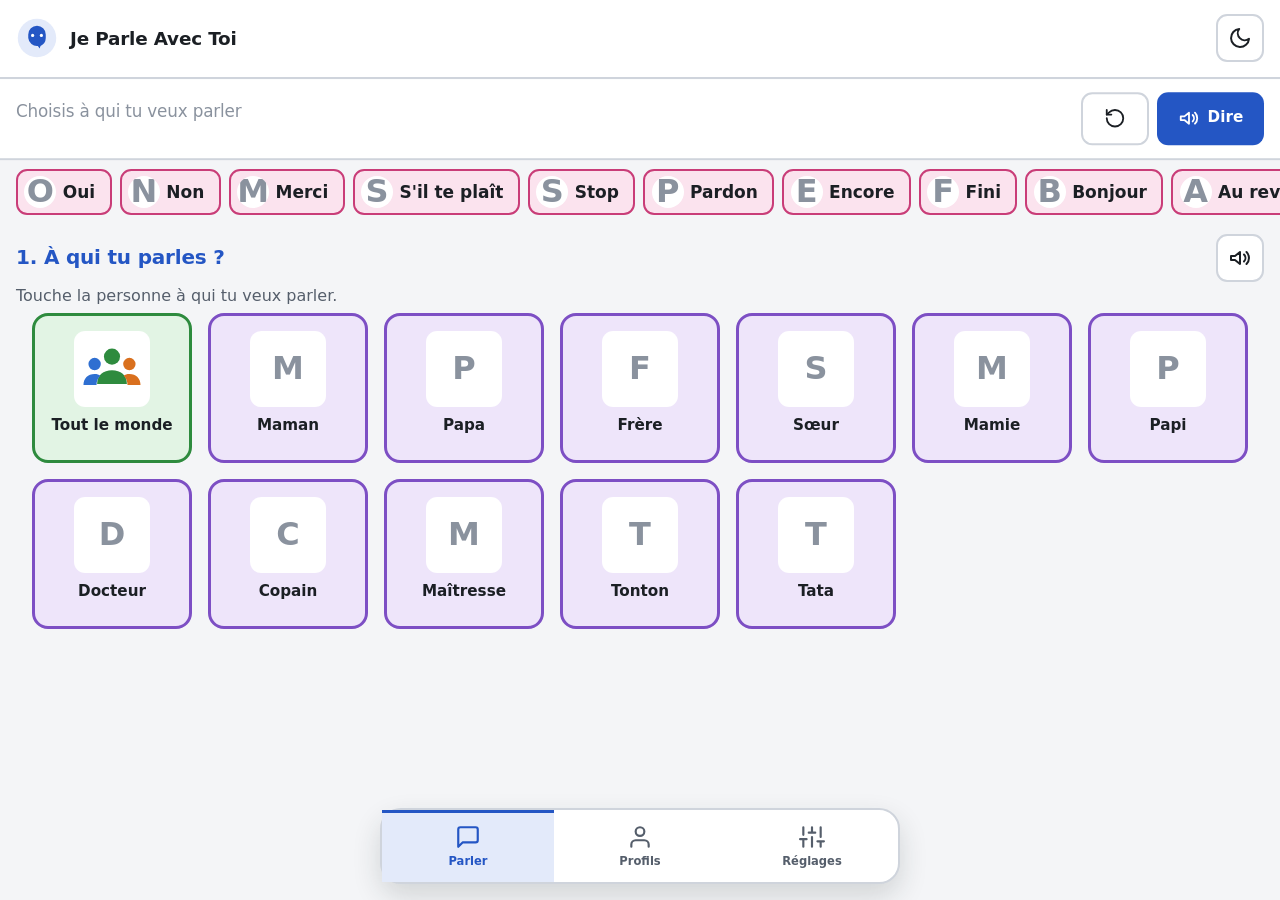
<file: test/v7/index.html>
<!DOCTYPE html>
<html lang="fr">
<head>
<meta charset="UTF-8">
<meta name="viewport" content="width=device-width, initial-scale=1.0, maximum-scale=1, user-scalable=no, viewport-fit=cover">
<meta name="apple-mobile-web-app-capable" content="yes">
<meta name="mobile-web-app-capable" content="yes">
<meta name="apple-mobile-web-app-status-bar-style" content="default">
<meta name="apple-mobile-web-app-title" content="Je Parle Avec Toi">
<meta name="format-detection" content="telephone=no">
<title>Je Parle Avec Toi (test v7)</title>
<meta name="theme-color" content="#2456c4">
<link rel="apple-touch-icon" href="../../icon-192.png">
<style>
*,*::before,*::after{box-sizing:border-box;margin:0;padding:0;-webkit-tap-highlight-color:transparent;}
html{-webkit-text-size-adjust:none;text-size-adjust:none;scroll-behavior:smooth;}
:root, [data-theme="light"]{
  --color-bg:#f7f6f2; --color-surface:#ffffff; --color-surface-2:#fbfbf9; --color-surface-offset:#f0eee8;
  --color-divider:#e2ded6; --color-border:#d8d3c8;
  --color-text:#26241f; --color-text-muted:#6f6a5f; --color-text-faint:#a8a297;
  --color-primary:#0d7a72; --color-primary-hover:#0a5f59; --color-primary-active:#084c47; --color-primary-highlight:#d3e9e6;
  --color-error:#b3261e; --color-error-highlight:#f6d9d6;
  --radius-sm:.5rem; --radius-md:.9rem; --radius-lg:1.4rem; --radius-xl:2rem; --radius-full:9999px;
  --shadow-sm:0 2px 6px rgba(60,50,30,.08); --shadow-md:0 6px 20px rgba(60,50,30,.12); --shadow-lg:0 16px 40px rgba(60,50,30,.18);
  --cat-bleu:#2f7dd1; --cat-bleu-bg:#dcebfa;
  --cat-vert:#3d9c4a; --cat-vert-bg:#dff3e0;
  --cat-rouge:#d64545; --cat-rouge-bg:#fadede;
  --cat-jaune:#c99416; --cat-jaune-bg:#faf1d3;
  --cat-violet:#8a5cc9; --cat-violet-bg:#ece1f8;
  --cat-orange:#e07a2c; --cat-orange-bg:#fbe6d3;
  --font-display:'Baloo 2','Comic Sans MS',sans-serif;
  --font-body:'Quicksand','Segoe UI',sans-serif;
}
[data-theme="dark"]{
  --color-bg:#181a19; --color-surface:#20221f; --color-surface-2:#252722; --color-surface-offset:#2b2d27;
  --color-divider:#33352f; --color-border:#3c3e37;
  --color-text:#eceae4; --color-text-muted:#a6a398; --color-text-faint:#726f64;
  --color-primary:#4fc7bd; --color-primary-hover:#7fd9d1; --color-primary-active:#a3e5df; --color-primary-highlight:#274642;
  --color-error:#e08b86; --color-error-highlight:#4a2d2b;
  --shadow-sm:0 2px 6px rgba(0,0,0,.3); --shadow-md:0 6px 20px rgba(0,0,0,.4); --shadow-lg:0 16px 40px rgba(0,0,0,.5);
  --cat-bleu-bg:#1d3350; --cat-vert-bg:#1d3a22; --cat-rouge-bg:#452323; --cat-jaune-bg:#453a1c; --cat-violet-bg:#33244a; --cat-orange-bg:#452c1a;
}
body{min-height:100dvh;font-family:var(--font-body);font-size:1.05rem;color:var(--color-text);background:var(--color-bg);line-height:1.5;overflow-x:hidden;}
img{display:block;max-width:100%;height:auto;}
button{font:inherit;color:inherit;cursor:pointer;background:none;border:none;}
:focus-visible{outline:3px solid var(--color-primary);outline-offset:3px;border-radius:var(--radius-sm);}
h1,h2,h3{font-family:var(--font-display);line-height:1.15;}

#app{max-width:100%;min-height:100dvh;display:flex;flex-direction:column;}
.topbar{display:flex;align-items:center;gap:.75rem;padding:.9rem 1rem;background:var(--color-surface);border-bottom:1px solid var(--color-divider);position:sticky;top:0;z-index:30;}
.logo{width:42px;height:42px;flex-shrink:0;}
.topbar h1{font-size:1.15rem;color:var(--color-primary);}
.topbar-spacer{flex:1;}
.icon-btn{width:48px;height:48px;border-radius:var(--radius-full);display:flex;align-items:center;justify-content:center;font-size:1.4rem;background:var(--color-surface-offset);transition:background .18s;}
.icon-btn:hover{background:var(--color-primary-highlight);}
.icon-btn:active{transform:scale(.94);}

.sentence-bar{display:flex;align-items:center;gap:.6rem;padding:.8rem 1rem;background:var(--color-surface-2);border-bottom:1px solid var(--color-divider);position:sticky;top:64px;z-index:29;}
.sentence-strip{flex:1;display:flex;gap:.5rem;overflow-x:auto;min-height:64px;align-items:center;padding:.25rem;}
.sentence-strip:empty::after{content:'Touche une image pour construire ta phrase';color:var(--color-text-faint);font-size:.9rem;white-space:nowrap;}
.sentence-chip{display:flex;flex-direction:column;align-items:center;gap:.15rem;background:var(--color-surface);border:2px solid var(--color-border);border-radius:var(--radius-md);padding:.3rem .5rem;min-width:52px;flex-shrink:0;box-shadow:var(--shadow-sm);animation:pop .25s ease;}
@keyframes pop{from{transform:scale(.6);opacity:0}to{transform:scale(1);opacity:1}}
.sentence-chip img{width:30px;height:30px;object-fit:contain;}
.sentence-chip .label{font-size:.65rem;font-weight:600;color:var(--color-text-muted);white-space:nowrap;}
.bar-actions{display:flex;gap:.5rem;flex-shrink:0;}
.btn{font-family:var(--font-body);font-weight:700;border-radius:var(--radius-full);padding:.85rem 1.3rem;font-size:.95rem;display:inline-flex;align-items:center;gap:.5rem;transition:background .18s,transform .12s;min-height:48px;}
.btn:active{transform:scale(.96);}
.btn-primary{background:var(--color-primary);color:#fff;box-shadow:var(--shadow-sm);}
.btn-primary:hover{background:var(--color-primary-hover);}
.btn-ghost{background:var(--color-surface-offset);color:var(--color-text);}
.btn-ghost:hover{background:var(--color-error-highlight);color:var(--color-error);}

.cat-tabs{display:flex;gap:.6rem;padding:.9rem 1rem;overflow-x:auto;background:var(--color-bg);}
.cat-tab{flex-shrink:0;display:flex;align-items:center;gap:.5rem;padding:.7rem 1.1rem;border-radius:var(--radius-full);font-weight:700;font-family:var(--font-display);font-size:.95rem;border:2px solid transparent;min-height:48px;white-space:nowrap;transition:transform .15s;}
.cat-tab:active{transform:scale(.95);}
.cat-tab.active{border-color:currentColor;box-shadow:var(--shadow-sm);}

main{flex:1;padding:0 1rem 6.5rem;}
.board-grid{display:grid;grid-template-columns:repeat(auto-fill,minmax(min(140px,100%),1fr));gap:1rem;padding-top:.25rem;}
.pic-card{position:relative;background:var(--color-surface);border:2px solid var(--color-border);border-radius:var(--radius-lg);padding:.9rem .6rem 1rem;display:flex;flex-direction:column;align-items:center;gap:.5rem;min-height:150px;box-shadow:var(--shadow-sm);transition:transform .15s,box-shadow .15s;}
.pic-card:active{transform:scale(.94);box-shadow:var(--shadow-md);}
.pic-card .strip{position:absolute;top:0;left:0;right:0;height:8px;border-radius:var(--radius-lg) var(--radius-lg) 0 0;}
.pic-card .pic-img-wrap{width:76px;height:76px;border-radius:var(--radius-md);display:flex;align-items:center;justify-content:center;background:var(--color-surface-offset);overflow:hidden;}
.pic-card .pic-img-wrap img{width:100%;height:100%;object-fit:contain;padding:4px;}
.pic-card .pic-label{font-family:var(--font-display);font-weight:700;font-size:.95rem;text-align:center;}

.bottom-nav{position:fixed;bottom:0;left:0;right:0;display:flex;background:var(--color-surface);border-top:1px solid var(--color-divider);z-index:40;padding-bottom:env(safe-area-inset-bottom);}
.nav-btn{flex:1;display:flex;flex-direction:column;align-items:center;gap:.2rem;padding:.7rem 0;font-size:1.4rem;color:var(--color-text-muted);min-height:64px;}
.nav-btn span{font-size:.72rem;font-weight:600;font-family:var(--font-body);}
.nav-btn.active{color:var(--color-primary);}

.screen{display:none;}
.screen.active{display:block;animation:fadein .25s ease;}
@keyframes fadein{from{opacity:0}to{opacity:1}}

.profile-screen{padding:2rem 1.25rem 6rem;max-width:640px;margin:0 auto;}
.profile-screen h2{font-size:1.6rem;margin-bottom:.4rem;}
.profile-screen p.sub{color:var(--color-text-muted);margin-bottom:1.5rem;}
.profile-grid{display:grid;grid-template-columns:repeat(auto-fill,minmax(140px,1fr));gap:1rem;}
.profile-card{background:var(--color-surface);border:2px solid var(--color-border);border-radius:var(--radius-xl);padding:1.2rem;display:flex;flex-direction:column;align-items:center;gap:.6rem;box-shadow:var(--shadow-sm);}
.profile-avatar{width:74px;height:74px;border-radius:var(--radius-full);background:var(--color-primary-highlight);display:flex;align-items:center;justify-content:center;font-size:2rem;}
.profile-name{font-family:var(--font-display);font-weight:700;}
.add-profile-card{border-style:dashed;color:var(--color-text-muted);justify-content:center;}

.settings-screen{padding:1.5rem 1.25rem 6rem;max-width:720px;margin:0 auto;}
.settings-screen h2{font-size:1.4rem;margin-bottom:1rem;}
.settings-section{background:var(--color-surface);border:1px solid var(--color-divider);border-radius:var(--radius-lg);padding:1.2rem;margin-bottom:1.2rem;box-shadow:var(--shadow-sm);}
.settings-section h3{font-size:1.05rem;margin-bottom:.8rem;color:var(--color-primary);}
.field{margin-bottom:1rem;}
.field label{display:block;font-weight:600;font-size:.9rem;margin-bottom:.4rem;color:var(--color-text-muted);}
.field input,.field select{width:100%;padding:.75rem .9rem;border:1px solid var(--color-border);border-radius:var(--radius-md);background:var(--color-surface-2);font-family:var(--font-body);font-size:1rem;min-height:48px;}
.field input[type=file]{padding:.5rem;}
.field input:focus{border-color:var(--color-primary);}
.row-flex{display:flex;gap:.75rem;flex-wrap:wrap;}
.chip-select{display:flex;gap:.5rem;flex-wrap:wrap;}
.chip-select button{padding:.55rem 1rem;border-radius:var(--radius-full);border:2px solid var(--color-border);font-weight:700;font-size:.85rem;}
.chip-select button.selected{border-color:currentColor;box-shadow:var(--shadow-sm);}
.card-list{display:flex;flex-direction:column;gap:.6rem;max-height:320px;overflow-y:auto;}
.card-list-item{display:flex;align-items:center;gap:.8rem;padding:.6rem .8rem;background:var(--color-surface-2);border-radius:var(--radius-md);border:1px solid var(--color-divider);}
.card-list-item img{width:36px;height:36px;object-fit:contain;}
.card-list-item .meta{flex:1;}
.card-list-item .meta .n{font-weight:700;}
.card-list-item .meta .c{font-size:.8rem;color:var(--color-text-muted);}
.card-list-item .del{color:var(--color-error);font-size:1.3rem;padding:.4rem;}

.lock-banner{position:fixed;inset:0;background:var(--color-bg);z-index:60;display:flex;align-items:center;justify-content:center;flex-direction:column;gap:1rem;padding:2rem;text-align:center;}
.lock-banner.hidden{display:none;}
.lock-banner .lock-icon{font-size:3rem;}
.pin-inputs{display:flex;gap:.6rem;}
.pin-inputs input{width:52px;height:60px;text-align:center;font-size:1.6rem;border-radius:var(--radius-md);border:2px solid var(--color-border);background:var(--color-surface);}

.empty-state{display:flex;flex-direction:column;align-items:center;text-align:center;padding:3rem 1rem;color:var(--color-text-muted);}
.empty-state .ic{font-size:2.6rem;margin-bottom:.8rem;}

.toast{position:fixed;bottom:90px;left:50%;transform:translateX(-50%) translateY(20px);background:var(--color-primary);color:#fff;padding:.8rem 1.3rem;border-radius:var(--radius-full);font-weight:700;box-shadow:var(--shadow-md);z-index:80;opacity:0;transition:opacity .25s,transform .25s;pointer-events:none;}
.toast.show{opacity:1;transform:translateX(-50%) translateY(0);}

@media (prefers-reduced-motion:reduce){*,*::before,*::after{animation-duration:.01ms!important;transition-duration:.01ms!important;}}
@media (min-width:768px){main{padding:0 2rem 2rem;} .bottom-nav{max-width:520px;left:50%;transform:translateX(-50%);border-radius:var(--radius-full);bottom:1rem;box-shadow:var(--shadow-lg);border:1px solid var(--color-divider);}}

html,body{-webkit-touch-callout:none}
body{min-height:100vh;min-height:100dvh;-webkit-user-select:none;user-select:none;overscroll-behavior-y:none;padding-left:env(safe-area-inset-left);padding-right:env(safe-area-inset-right)}
#app{min-height:100vh;min-height:100dvh}
button,.pic-card,.nav-btn{touch-action:manipulation;-webkit-appearance:none;appearance:none}
input,select{-webkit-appearance:none;appearance:none;font-size:16px}
input[type=text],input[type=tel],input[type=search],select{-webkit-user-select:text;user-select:text}
input[type=search]{width:100%;padding:.75rem .9rem;border:1px solid var(--color-border);border-radius:var(--radius-md);background:var(--color-surface-2);color:var(--color-text);min-height:48px;font-family:var(--font-body)}
.topbar{padding-top:calc(.9rem + env(safe-area-inset-top))}
.lock-banner{top:0;right:0;bottom:0;left:0}
.cat-tabs,.quick,.crumbs,.chips{-webkit-overflow-scrolling:touch;scrollbar-width:none}
.cat-tabs::-webkit-scrollbar,.quick::-webkit-scrollbar,.crumbs::-webkit-scrollbar,.chips::-webkit-scrollbar{display:none}
.ic{display:inline-flex;align-items:center;justify-content:center;line-height:0}
.ic svg{width:22px;height:22px}
.nav-btn .ic svg{width:26px;height:26px}
.icon-btn .ic svg{width:24px;height:24px}
.sentence-bar{display:block;padding:.7rem 1rem;top:var(--tb,64px)}
.sentence-row{display:flex;align-items:center;gap:.6rem}
.sentence-text{flex:1;font-family:var(--font-display);font-weight:700;font-size:1.45rem;min-height:2.2rem;line-height:1.2}
.sentence-text.empty{color:var(--color-text-faint);font-size:1rem;font-weight:500}
.crumbs{display:flex;gap:.4rem;overflow-x:auto;padding-top:.5rem}
.crumbs:empty{display:none}
.crumb{display:flex;align-items:center;gap:.35rem;flex-shrink:0;padding:.25rem .7rem .25rem .3rem;border-radius:var(--radius-full);font-weight:700;font-size:.85rem;border:2px solid currentColor}
.crumb .ci{width:28px;height:28px;display:flex;align-items:center;justify-content:center;background:#fff;border-radius:50%;overflow:hidden}
.crumb .ci img{width:24px;height:24px;object-fit:contain}
.quick{display:flex;gap:.5rem;overflow-x:auto;padding:.6rem 1rem}
.quick button{flex-shrink:0;display:flex;align-items:center;gap:.4rem;padding:.3rem .9rem .3rem .4rem;border-radius:var(--radius-full);background:var(--cat-jaune-bg);color:var(--cat-jaune);font-weight:700;font-family:var(--font-display);min-height:44px}
.quick button:active{transform:scale(.94)}
.quick .qi{display:flex;width:32px;height:32px;align-items:center;justify-content:center;background:#fff;border-radius:50%;overflow:hidden}
.quick img{width:26px;height:26px;object-fit:contain}
.flow-head{display:flex;align-items:center;gap:.7rem;padding:.6rem 1rem 0}
.flow-title{flex:1;font-family:var(--font-display);font-size:1.3rem;font-weight:700;color:var(--color-primary)}
.pic-img-wrap{font-size:2rem;background:#fff}
.pic-img-wrap img{width:100%;height:100%;object-fit:contain;padding:4px}
.ph{font-family:var(--font-display);font-weight:800;color:var(--color-text-faint);font-size:2rem}
.cat-tab img{width:26px;height:26px;object-fit:contain;background:#fff;border-radius:50%;padding:2px}
.pic-sub{font-size:.75rem;color:var(--color-text-muted);text-align:center;margin-top:-.3rem}
.done-box{grid-column:1/-1;text-align:center;padding:1.5rem 0;display:flex;flex-direction:column;gap:1rem;align-items:center}
.skip-box{grid-column:1/-1;display:flex;justify-content:center;padding-top:.5rem}
.profile-card.current{border-color:var(--color-primary)}
.profile-avatar{font-family:var(--font-display);font-weight:800;color:#fff;font-size:1.9rem}
.card-list-item select{padding:.4rem;border-radius:var(--radius-sm);border:1px solid var(--color-border);background:var(--color-surface);color:var(--color-text)}
.card-list-item .ci2{width:40px;height:40px;display:flex;align-items:center;justify-content:center;background:#fff;border-radius:8px;flex-shrink:0;overflow:hidden}
.card-list-item .ci2 img{width:34px;height:34px}
.card-list-item .del,.card-list-item .act{display:flex;align-items:center;padding:.4rem}
.card-list-item .act{color:var(--color-text-muted)}
.lock-icon svg{width:48px;height:48px}
.toast{bottom:calc(90px + env(safe-area-inset-bottom))}
.type-grid{display:grid;grid-template-columns:repeat(auto-fill,minmax(120px,1fr));gap:.6rem}
.type-btn{display:flex;flex-direction:column;align-items:center;gap:.2rem;padding:.6rem .4rem;border-radius:var(--radius-md);border:2px solid var(--color-border);background:var(--color-surface);text-align:center;font-weight:700;font-size:.85rem}
.type-btn .ti{width:44px;height:44px;display:flex;align-items:center;justify-content:center;background:#fff;border-radius:8px}
.type-btn img{width:38px;height:38px;object-fit:contain}
.type-btn small{font-weight:500;color:var(--color-text-muted);font-size:.7rem;line-height:1.2}
.type-btn.on,.seg button.on,.chip.on{border-color:var(--color-primary);background:var(--color-primary-highlight);color:var(--color-primary)}
.seg{display:flex;gap:.5rem;flex-wrap:wrap}
.seg button,.chip{padding:.55rem 1rem;border-radius:var(--radius-full);border:2px solid var(--color-border);font-weight:700;font-size:.85rem;background:var(--color-surface);min-height:44px}
.chips{display:flex;gap:.5rem;overflow-x:auto;padding:.7rem 0}
.chip{flex-shrink:0;min-height:40px}
.editor{border:2px solid var(--color-primary);border-radius:var(--radius-lg);padding:1rem;margin:1rem 0;background:var(--color-surface-2)}
.editor h3{margin-bottom:.8rem}
.img-pick{display:flex;align-items:center;gap:.6rem;justify-content:center;margin-bottom:.7rem}
.img-prev{width:110px;height:110px;border-radius:var(--radius-md);background:#fff;border:1px solid var(--color-border);display:flex;align-items:center;justify-content:center;overflow:hidden}
.img-prev img{width:100%;height:100%;object-fit:contain;padding:6px}
.preview{background:var(--color-primary-highlight);color:var(--color-primary);padding:.7rem 1rem;border-radius:var(--radius-md);font-weight:700;margin-bottom:1rem}
details.grp{margin-bottom:.6rem;border:1px solid var(--color-divider);border-radius:var(--radius-md);background:var(--color-surface-2)}
details.grp>summary{padding:.8rem 1rem;font-weight:700;cursor:pointer;list-style:none;display:flex;justify-content:space-between}
details.grp>summary::-webkit-details-marker{display:none}
details.grp .rows{padding:0 .6rem .6rem;display:flex;flex-direction:column;gap:.5rem}
.hint{font-size:.8rem;color:var(--color-text-muted);margin-top:.3rem}

/* ===== v6 : rendu plus sobre, plus tactile ===== */
:root,[data-theme="light"]{--color-bg:#f5f0e6;--color-surface:#fffdf8;--color-surface-2:#faf6ec;--color-surface-offset:#ece5d5;--color-divider:#ded5c0;--color-border:#cfc4aa;--color-text:#1f2a2e;--color-text-muted:#5b6469;--color-text-faint:#8c9290;--color-primary:#0d7a72;--color-primary-hover:#0a625c;--color-primary-active:#084c47;--color-primary-highlight:#d6e8e3;--radius-sm:.4rem;--radius-md:.7rem;--radius-lg:1rem;--radius-xl:1.3rem;--shadow-sm:0 2px 0 rgba(31,42,46,.10);--shadow-md:0 3px 0 rgba(31,42,46,.14);--shadow-lg:0 12px 28px rgba(31,42,46,.16);--font-display:'Lexend','Atkinson Hyperlegible',system-ui,sans-serif;--font-body:'Atkinson Hyperlegible','Segoe UI',system-ui,sans-serif}
[data-theme="dark"]{--color-bg:#14181a;--color-surface:#1c2123;--color-surface-2:#21282a;--color-surface-offset:#2a3235;--color-divider:#2f383b;--color-border:#3d484c;--color-text:#eceae4;--color-text-muted:#a9aea9;--color-text-faint:#757c78;--color-primary:#4fc7bd;--color-primary-hover:#7fd9d1;--color-primary-active:#a3e5df;--color-primary-highlight:#254541;--shadow-sm:0 2px 0 rgba(0,0,0,.35);--shadow-md:0 3px 0 rgba(0,0,0,.4)}
body{font-family:var(--font-body);font-size:1.0625rem;line-height:1.55}
h1,h2,h3,.btn,.cat-tab,.pic-label,.flow-title,.crumb,.profile-name{font-family:var(--font-display)}
.topbar{border-bottom:2px solid var(--color-border)}
.topbar h1{font-weight:700;letter-spacing:-.01em}
.btn,.icon-btn,.cat-tab,.crumb,.chip,.seg button,.quick button,.type-btn,.int-row .btn{border-radius:var(--radius-md)}
.btn{font-weight:600;letter-spacing:0}
.btn-primary{box-shadow:0 3px 0 var(--color-primary-active)}
.btn-primary:active{transform:translateY(2px);box-shadow:0 1px 0 var(--color-primary-active)}
.btn-ghost{border:2px solid var(--color-border);background:var(--color-surface)}
.icon-btn{border:2px solid var(--color-border);background:var(--color-surface)}
.sentence-bar{background:var(--color-surface);border-bottom:2px solid var(--color-border);padding:.8rem 1rem}
.sentence-text{font-family:var(--font-display);font-weight:600;font-size:1.7rem;line-height:1.3;letter-spacing:-.01em;color:var(--color-text)}
.sentence-text.empty{font-size:1.05rem}
.sentence-text .placeholder{font-size:1.05rem;font-weight:500;color:var(--color-text-faint)}
.sentence-text .blank{display:inline-block;min-width:3.2ch;height:1em;margin:0 .1em;border-bottom:3px dashed var(--color-primary);vertical-align:-.12em}
.flow-title{font-weight:700;font-size:1.25rem;letter-spacing:-.01em}
.flow-hint{padding:.15rem 1rem 0;color:var(--color-text-muted);font-size:1rem}
.pic-card{border:2px solid var(--color-border);border-radius:var(--radius-lg);box-shadow:0 4px 0 var(--color-border);gap:.6rem}
.pic-card:active{transform:translateY(3px);box-shadow:0 1px 0 var(--color-border)}
.pic-card .strip{height:7px}
.pic-img-wrap{background:#fff;border:1px solid var(--color-divider);border-radius:var(--radius-md)}
.pic-label{font-weight:600;font-size:1rem;line-height:1.25}
.board-grid.big{grid-template-columns:repeat(auto-fill,minmax(160px,1fr))}
.board-grid.big .pic-card{min-height:200px}
.board-grid.big .pic-img-wrap{width:104px;height:104px}
.board-grid.big .pic-label{font-size:1.2rem}
.board-grid.big .pic-sub{font-size:.85rem}
.cat-tab{border:2px solid transparent;font-weight:600}
.cat-tab.active{border-color:currentColor;box-shadow:0 3px 0 currentColor}
.crumb{border-width:2px}
.bottom-nav{border-top:2px solid var(--color-border);background:var(--color-surface)}
.nav-btn{border-top:3px solid transparent}
.nav-btn.active{border-top-color:var(--color-primary);background:var(--color-primary-highlight)}
@media (min-width:768px){.bottom-nav{border-radius:var(--radius-xl);border:2px solid var(--color-border)}}
.settings-section,.editor,details.grp,.le-row,.card-list-item{border-radius:var(--radius-lg)}
.settings-section{border:2px solid var(--color-divider);box-shadow:none}
.final-sentence{font-family:var(--font-display);font-weight:600;font-size:1.9rem;line-height:1.3;max-width:24ch;margin:.2rem auto .4rem}
.isvg{width:100%;height:100%;display:block;padding:6px}
.crumb .ci svg{width:24px;height:24px;padding:0}
.cat-tab svg{width:26px;height:26px;padding:0;background:#fff;border-radius:50%}
.ci2 svg{width:34px;height:34px;padding:0}
.img-prev svg{width:90%;height:90%;padding:0}
.btn.small{min-height:38px;padding:.4rem .9rem;font-size:.8rem}
.int-row{flex-wrap:wrap}
.int-row .meta .c{display:block}
.int-row.off{opacity:.55}
.int-row .acts{display:flex;gap:.35rem;flex-wrap:wrap;justify-content:flex-end}
.le-row{display:flex;align-items:center;gap:.6rem;padding:.5rem .7rem;background:var(--color-surface);border:1px solid var(--color-divider);margin-bottom:.45rem}
.le-row .meta{flex:1;font-weight:700}
.le-row .meta small{display:block;font-weight:500;color:var(--color-text-muted)}
.level-help{background:var(--color-primary-highlight);border-radius:var(--radius-md);padding:.6rem .9rem;margin-bottom:.9rem;font-size:.85rem}
.level-help p{margin:.15rem 0}
.pf-row{display:flex;gap:.4rem;flex-wrap:wrap}
/* ===== v7 : couleurs Fitzgerald, style sobre, réglages par usager ===== */
:root,[data-theme="light"]{--color-bg:#f4f5f7;--color-surface:#ffffff;--color-surface-2:#f8f9fb;--color-surface-offset:#eceef2;--color-divider:#e1e4ea;--color-border:#cfd4dc;--color-text:#1b1f24;--color-text-muted:#555e6b;--color-text-faint:#8a929e;--color-primary:#2456c4;--color-primary-hover:#1c46a3;--color-primary-active:#153782;--color-primary-highlight:#e3eafa;--on-primary:#ffffff;
 --font-display:system-ui,-apple-system,'Segoe UI',Roboto,'Helvetica Neue',Arial,sans-serif;--font-body:system-ui,-apple-system,'Segoe UI',Roboto,'Helvetica Neue',Arial,sans-serif;
 --cat-jaune:#b98a00;--cat-jaune-bg:#fdf3cf;--cat-vert:#2e8b3e;--cat-vert-bg:#e2f4e4;--cat-bleu:#2f6fd1;--cat-bleu-bg:#e0ecfb;--cat-orange:#d9701e;--cat-orange-bg:#fde9d6;--cat-violet:#7d4fc4;--cat-violet-bg:#eee5fa;--cat-rouge:#cc3a3a;--cat-rouge-bg:#fbe1e1;--cat-rose:#c93d78;--cat-rose-bg:#fbe3ee}
[data-theme="dark"]{--color-bg:#111418;--color-surface:#1a1e24;--color-surface-2:#1f242b;--color-surface-offset:#272d35;--color-divider:#2c333c;--color-border:#3a424d;--color-text:#eef0f3;--color-text-muted:#a7afba;--color-text-faint:#737c88;--color-primary:#8fb0ff;--color-primary-hover:#b0c8ff;--color-primary-active:#cfdcff;--color-primary-highlight:#22324f;--on-primary:#0c1a33;
 --cat-jaune-bg:#3d3414;--cat-vert-bg:#18361e;--cat-bleu-bg:#182c4a;--cat-orange-bg:#40280f;--cat-violet-bg:#2e2246;--cat-rouge-bg:#432121;--cat-rose-bg:#42202f}
.btn-primary{color:var(--on-primary);box-shadow:none}.btn-primary:active{transform:scale(.97);box-shadow:none}
.toast{color:var(--on-primary)}
.topbar h1{color:var(--color-text)}
.pic-card{background:var(--cc-bg,var(--color-surface));border:3px solid var(--cc,var(--color-border));box-shadow:none;border-radius:16px}
.pic-card:active{transform:scale(.97);box-shadow:none}
.pic-card .strip{display:none}
.pic-card .pic-img-wrap{border-color:transparent;background:#fff}
.quick button{background:var(--cat-rose-bg);color:var(--color-text);border:2px solid var(--cat-rose)}
.cat-tab{color:var(--color-text)!important;border-color:var(--cc,transparent)}
.cat-tab.active{box-shadow:none;border-width:3px;border-color:var(--color-text)}
body[data-size="s"] .board-grid,body[data-size="s"] .board-grid.big{grid-template-columns:repeat(auto-fill,minmax(105px,1fr));gap:.6rem}
body[data-size="s"] .pic-card{min-height:118px;padding:.6rem .4rem}
body[data-size="s"] .pic-card .pic-img-wrap{width:62px;height:62px}
body[data-size="s"] .pic-label{font-size:.9rem}
body[data-size="l"] .board-grid,body[data-size="l"] .board-grid.big{grid-template-columns:repeat(auto-fill,minmax(165px,1fr))}
body[data-size="l"] .pic-card{min-height:210px}
body[data-size="l"] .pic-card .pic-img-wrap{width:120px;height:120px}
body[data-size="l"] .pic-label{font-size:1.25rem}
.pic-card.pressing::after{content:'';position:absolute;left:10px;right:10px;bottom:7px;height:7px;border-radius:4px;background:var(--cc,var(--color-primary));transform-origin:left;animation:holdfill var(--hold,0ms) linear forwards}
@keyframes holdfill{from{transform:scaleX(0)}to{transform:scaleX(1)}}
@media (min-width:768px){main{padding-bottom:7rem}}
body.kid #themeToggle,body.kid .nav-btn[data-screen="profiles"]{display:none}
#profileList{max-height:none;overflow:visible}
.pf-card{border:2px solid var(--color-divider);border-radius:var(--radius-lg);padding:.8rem;background:var(--color-surface-2)}
.pf-head{display:flex;align-items:center;gap:.7rem;margin-bottom:.6rem}
.pf-head .n{flex:1;font-weight:700;font-size:1.05rem}
.pf-head .del{color:var(--color-error);display:flex;padding:.4rem}
.pf-grid{display:grid;grid-template-columns:repeat(auto-fill,minmax(210px,1fr));gap:.6rem}
.pf-f{display:flex;flex-direction:column;gap:.25rem;font-size:.85rem;color:var(--color-text-muted);font-weight:600}
.pf-f select{padding:.6rem .7rem;border:1px solid var(--color-border);border-radius:var(--radius-md);background:var(--color-surface);color:var(--color-text);font-size:16px;min-height:44px;-webkit-appearance:menulist;appearance:auto}
</style>
</head>
<body>
<div id="app">
<header class="topbar" id="topbar">
<svg class="logo" viewBox="0 0 48 48" fill="none" aria-label="Logo Je Parle Avec Toi"><circle cx="24" cy="24" r="22" fill="var(--color-primary-highlight)"/><path d="M14 20a10 10 0 0 1 20 0v4a10 10 0 0 1-6 9l-1 3-2-3a10 10 0 0 1-11-9z" fill="var(--color-primary)"/><circle cx="19" cy="21" r="1.8" fill="var(--color-surface)"/><circle cx="29" cy="21" r="1.8" fill="var(--color-surface)"/></svg>
<h1>Je Parle Avec Toi</h1><div class="topbar-spacer"></div>
<button class="icon-btn" id="themeToggle" aria-label="Changer de thème"><i class="ic" id="themeIcon"></i></button>
</header>
<section class="screen active" id="screen-board">
<div class="sentence-bar">
<div class="sentence-row">
<div class="sentence-text empty" id="sentenceText" aria-live="polite"></div>
<div class="bar-actions">
<button class="btn btn-ghost" id="clearSentence" aria-label="Recommencer"><i class="ic" data-ic="reset"></i></button>
<button class="btn btn-primary" id="speakSentence" aria-label="Dire ma phrase"><i class="ic" data-ic="speaker"></i>Dire</button>
</div></div>
<div class="crumbs" id="crumbs"></div>
</div>
<div class="quick" id="quickRow" aria-label="Mots rapides"></div>
<div class="flow-head"><button class="btn btn-ghost" id="backBtn" style="display:none" aria-label="Retour"><i class="ic" data-ic="back"></i>Retour</button><div class="flow-title" id="flowTitle"></div><button class="icon-btn" id="hintSpeak" aria-label="Écouter la consigne"><i class="ic" data-ic="speaker"></i></button></div>
<p class="flow-hint" id="flowHint"></p>
<div class="cat-tabs" id="catTabs" role="tablist"></div>
<main><div class="board-grid" id="boardGrid"></div></main>
</section>
<section class="screen" id="screen-profiles"><div class="profile-screen"><h2>Qui utilise l'application ?</h2><p class="sub">Touche ton profil pour commencer.</p><div class="profile-grid" id="profileGrid"></div></div></section>
<section class="screen" id="screen-settings"><div class="settings-screen"><h2>Personnalisation</h2>

<div class="settings-section" id="secIntents"><h3>Étape 2 : « Que veux-tu dire ? »</h3>
<p class="hint" style="margin-bottom:.8rem">Ce sont les grandes images de l'étape 2. Pour chacune : choisis les images de l'étape 3 (bouton « Images »), change son dessin, son niveau, masque-la, change l'ordre, ou crées-en de nouvelles.</p>
<button class="btn btn-primary" id="openAddIntent"><i class="ic" data-ic="plus"></i>Ajouter un « Que veux-tu dire ? »</button>
<div class="editor" id="listEditor" style="display:none"><h3 id="leTitle">Images</h3>
<p class="hint" style="margin-bottom:.8rem">Ces images s'affichent en premier à l'étape 3.</p>
<div id="leItems"></div>
<div class="row-flex" style="margin-top:.6rem"><button class="btn btn-primary" id="leAddExisting"><i class="ic" data-ic="plus"></i>Ajouter une image existante</button><button class="btn btn-ghost" id="leCreate">Créer un nouveau mot</button></div>
<div id="lePicker" style="display:none;margin-top:.8rem"><input type="search" id="leSearch" placeholder="Rechercher un mot"><div class="chips" id="leKinds"></div><div id="leCandidates"></div></div>
<div class="row-flex" style="margin-top:.8rem"><button class="btn btn-primary" id="leDone">Terminé</button></div></div>
<div class="editor" id="intEditor" style="display:none"><h3 id="inTitle">Nouveau</h3>
<div id="inCustom">
<div class="field"><label>1. Début de la phrase</label><div class="seg" id="inPresets"></div>
<input type="text" id="inVerb" placeholder="Ou écris le verbe : voudrais, préfère, adore…" autocapitalize="none" style="margin-top:.6rem">
<p class="hint">La phrase commencera par « Je » : Je voudrais, J'adore…</p></div>
<div class="field"><label>2. Qu'est-ce qui peut suivre ?</label><div class="seg" id="inStyle"></div></div>
<div class="field"><label>3. Phrase négative ?</label><div class="seg" id="inNeg"></div></div></div>
<div class="field"><label>Visible à partir du niveau</label><div class="seg" id="inLvl"></div></div>
<div class="field"><label>Couleur</label><div class="seg" id="inColor"></div></div>
<div class="field"><label>Image</label>
<div class="img-pick"><button class="icon-btn" id="inPrev" aria-label="Image précédente"><i class="ic" data-ic="back"></i></button><div class="img-prev" id="inImg"></div><button class="icon-btn" id="inNext" aria-label="Image suivante"><i class="ic" data-ic="next"></i></button></div>
<div class="row-flex"><input type="search" id="inQ" placeholder="Chercher un pictogramme (ex : besoin)" style="flex:1;min-width:140px"><button class="btn btn-ghost" id="inSearch">Chercher</button></div>
<div class="row-flex" style="margin-top:.6rem"><label class="btn btn-ghost" for="inPhoto">Utiliser ma photo</label><input type="file" id="inPhoto" accept="image/*" style="display:none"><button class="btn btn-ghost" id="inResetImg">Dessin d'origine</button></div>
<p class="hint" id="inHint"></p></div>
<div class="field"><label for="inSub">Petit texte sous l'image (facultatif)</label><input type="text" id="inSub" placeholder="Ex : Je demande quelque chose"></div>
<div class="preview" id="inPreview"></div>
<div class="row-flex"><button class="btn btn-primary" id="inSave">Enregistrer</button><button class="btn btn-ghost" id="inCancel">Annuler</button></div></div>
<div id="intentsList" style="margin-top:.8rem"></div>
<button class="btn btn-ghost" id="resetIntents" style="margin-top:.6rem">Tout remettre comme au départ</button></div>

<div class="settings-section"><h3>Pictogrammes</h3>
<div class="row-flex"><input type="search" id="cardSearch" placeholder="Rechercher un mot" style="flex:1;min-width:140px"><button class="btn btn-primary" id="openAdd"><i class="ic" data-ic="plus"></i>Ajouter un mot</button></div>
<div class="chips" id="kindFilter"></div>

<div class="editor" id="editor" style="display:none">
<h3 id="edTitle">Nouveau mot</h3>
<div class="field"><label for="edLabel">1. Le mot</label><input type="text" id="edLabel" placeholder="Ex : Fromage" autocomplete="off" autocapitalize="sentences"></div>
<div class="field" id="edTypeWrap"><label>2. Quel type de mot ?</label><div class="type-grid" id="edTypes"></div></div>
<div class="field" id="edOpts"></div>
<div class="field"><label>3. L'image</label>
<div class="img-pick"><button class="icon-btn" id="edPrev" aria-label="Image précédente"><i class="ic" data-ic="back"></i></button><div class="img-prev" id="edImg"></div><button class="icon-btn" id="edNext" aria-label="Image suivante"><i class="ic" data-ic="next"></i></button></div>
<div class="row-flex"><input type="search" id="edQ" placeholder="Chercher une autre image" style="flex:1;min-width:140px"><button class="btn btn-ghost" id="edSearch">Chercher</button></div>
<div class="row-flex" style="margin-top:.6rem"><label class="btn btn-ghost" for="edPhoto">Utiliser ma photo</label><input type="file" id="edPhoto" accept="image/*" style="display:none"></div>
<p class="hint" id="edHint"></p></div>
<div class="preview" id="edPreview"></div>
<div class="row-flex"><button class="btn btn-primary" id="edSave">Enregistrer</button><button class="btn btn-ghost" id="edCancel">Annuler</button></div>
</div>

<div id="cardsList"></div>
<div class="row-flex" style="margin-top:.8rem"><button class="btn btn-ghost" id="restoreDeleted">Rétablir les mots supprimés</button><button class="btn btn-ghost" id="repairPics">Relancer la recherche des images</button></div>
</div>

<div class="settings-section"><h3>Profils</h3>
<p class="hint" style="margin-bottom:.8rem">Garçon ou fille : sert aux accords (« Je suis content / contente »). Le niveau règle ce que l'enfant voit. Chaque profil a aussi ses propres réglages : taille des images, voix, façon de toucher.</p><div class="level-help"><p><b>Niveau 1</b> : Je veux, J'ai mal, Je ne veux pas, Je me sens. Grandes images conseillées.</p><p><b>Niveau 2</b> : ajoute Je vois, J'ai besoin de, J'ai envie de, J'aime, Je n'aime pas, Où est… ?</p><p><b>Niveau 3</b> : ajoute Je peux… ?, C'est…, J'ai fait, Je vais, et les précisions (couleurs, tailles) pour ceux qui lisent.</p></div>
<div class="card-list" id="profileList"></div>
<div class="field" style="margin-top:1rem"><label for="newProfileName">Ajouter un profil enfant</label>
<div class="row-flex"><input type="text" id="newProfileName" placeholder="Prénom de l'enfant" style="flex:1"><select id="newProfileGender" style="width:auto"><option value="m">Garçon</option><option value="f">Fille</option></select><select id="newProfileLevel" style="width:auto"><option value="1">Niveau 1</option><option value="2" selected>Niveau 2</option><option value="3">Niveau 3</option></select><button class="btn btn-primary" id="addProfileBtn">Ajouter</button></div></div></div>

<div class="settings-section"><h3>Interface</h3><div class="field"><label>Thème</label><div class="row-flex"><button class="btn btn-ghost" id="lightModeBtn"><i class="ic" data-ic="sun"></i>Clair</button><button class="btn btn-ghost" id="darkModeBtn"><i class="ic" data-ic="moon"></i>Sombre</button></div></div>
<div class="field"><label for="voiceRate">Vitesse de la voix</label><input type="range" id="voiceRate" min="0.5" max="1.5" step="0.1" value="0.9"></div>
<div class="field"><label for="voicePitch">Ton de la voix</label><input type="range" id="voicePitch" min="0.8" max="1.3" step="0.05" value="1.05"></div>
<div class="field"><label for="voiceSel">Voix</label><select id="voiceSel"></select><p class="hint" id="voiceHint"></p></div>
<button class="btn btn-ghost" id="testVoice"><i class="ic" data-ic="speaker"></i>Écouter un exemple</button></div>
<div class="settings-section"><h3>Mode enfant</h3><p style="color:var(--color-text-muted);margin-bottom:.8rem;font-size:.9rem">Une fois activé, l'enfant ne voit plus les réglages, les profils ni le bouton de thème. Le code parent permet de revenir ici.</p><div class="field"><label for="pinNew">Code parent (4 chiffres)</label><div class="row-flex"><input type="tel" inputmode="numeric" maxlength="4" id="pinNew" placeholder="Nouveau code" style="max-width:170px"><button class="btn btn-ghost" id="pinSave">Changer le code</button></div><p class="hint" id="pinHint"></p></div><button class="btn btn-primary" id="enableKidMode"><i class="ic" data-ic="lock"></i>Activer le mode enfant</button></div>
<p class="hint" id="verTag" style="text-align:center;margin-top:1rem"></p>
</div></section>
<nav class="bottom-nav" aria-label="Navigation principale">
<button class="nav-btn active" data-screen="board" aria-label="Parler"><i class="ic" data-ic="chat"></i><span>Parler</span></button>
<button class="nav-btn" data-screen="profiles" aria-label="Profils"><i class="ic" data-ic="user"></i><span>Profils</span></button>
<button class="nav-btn" data-screen="settings" id="navSettings" aria-label="Réglages"><i class="ic" data-ic="sliders"></i><span>Réglages</span></button>
</nav>
</div>
<div class="lock-banner hidden" id="lockBanner"><div class="lock-icon"><i class="ic" data-ic="lock"></i></div><h2>Mode enfant activé</h2><p style="color:var(--color-text-muted);max-width:36ch">Entre le code parent pour déverrouiller la personnalisation.</p>
<div class="pin-inputs"><input type="tel" inputmode="numeric" maxlength="1" class="pin-d"><input type="tel" inputmode="numeric" maxlength="1" class="pin-d"><input type="tel" inputmode="numeric" maxlength="1" class="pin-d"><input type="tel" inputmode="numeric" maxlength="1" class="pin-d"></div>
<button class="btn btn-primary" id="unlockBtn">Déverrouiller</button></div>
<div class="toast" id="toast"></div>
<script>
(function(){
var API='https://api.arasaac.org/api/pictograms/';
var V={vouloir:'veux',besoin:'ai besoin',envie:'ai envie',aimer:'aime',voir:'vois',etre:'suis',avoir:'ai',pouvoir:'peux',aller:'vais'};
var INTENTS=[
{id:'want',mode:'want',color:'vert',v:'vouloir',lvl:1,menu:'Je veux',sub:'Je demande quelque chose',list:[2,3,1,41,40,44,21,43,120,46,45,63,66,42,133,70,71]},
{id:'pain',mode:'pain',color:'rouge',lvl:1,menu:"J'ai mal",sub:'Ça me fait mal',list:[]},
{id:'notwant',mode:'want',color:'rouge',v:'vouloir',neg:1,lvl:1,menu:'Je ne veux pas',sub:'Non, pas ça',list:[41,40,51,50,52,42,65,126,5,111,54,137]},
{id:'feel',mode:'feel',color:'bleu',lvl:1,menu:'Je me sens',sub:'Mes émotions et mon corps',list:[]},
{id:'see',mode:'see',color:'bleu',v:'voir',lvl:2,menu:'Je vois',sub:'Je montre ce qui est autour de moi',list:[28,29,212,213,214,215,24,227,228,218,219,222,223,210,211,226]},
{id:'need',mode:'need',color:'vert',v:'besoin',de:1,lvl:2,menu:"J'ai besoin de",sub:"C'est important pour moi",list:[20,66,133,40,41,128,129,125,120,122,43,42,124,70]},
{id:'envie',mode:'envie',color:'vert',v:'envie',de:1,lvl:2,menu:"J'ai envie de",sub:"J'aimerais bien",list:[44,41,40,46,45,49,63,61,60,6,9,8,43,130]},
{id:'like',mode:'like',color:'rose',v:'aimer',lvl:2,menu:"J'aime",sub:"Ce que j'aime",list:[46,45,49,28,29,26,24,7,9,60,44,43]},
{id:'notlike',mode:'like',color:'rouge',v:'aimer',neg:1,lvl:2,menu:"Je n'aime pas",sub:"Ce que je n'aime pas",list:[126,51,111,5,54,42,50,65,52,76]},
{id:'where',mode:'where',color:'violet',lvl:2,menu:'Où est… ?',sub:'Je cherche quelqu\'un ou quelque chose',list:[70,71,120,21,26,25,22,204,200,66]},
{id:'can',mode:'can',color:'violet',v:'pouvoir',lvl:3,menu:'Je peux… ?',sub:'Je demande la permission',list:[44,21,40,41,137,63,133,121,46,66,70]},
{id:'itis',mode:'itis',color:'rose',lvl:3,menu:"C'est…",sub:'Je donne mon avis',list:[]},
{id:'past',mode:'past',color:'vert',lvl:3,menu:"J'ai fait",sub:'Je raconte ce que j\'ai fait',list:[41,40,44,42,45,46,47,49,51,134,137,60,61,65,64]},
{id:'future',mode:'future',color:'vert',v:'aller',lvl:3,menu:'Je vais',sub:'Je dis ce que je vais faire',list:[44,41,42,51,45,137,47,60,61,65,64,144]}];
function vow(s){return /^[aeiouyhàâäéèêëîïôöùûüœ]/i.test(s)}
function cap(s){return s.charAt(0).toUpperCase()+s.slice(1)}
function nw(c){return(c.w||c.label).toLowerCase()}
function deWrap(x){return(vow(x)?"d'":'de ')+x}
function defArt(c){var w=nw(c);if(c.pl)return'les '+w;if(vow(w))return"l'"+w;return(c.g==='f'?'la ':'le ')+w}
function indefNP(c){var w=nw(c);if(c.pl)return c._ab?deWrap(w):'des '+w;return(c.g==='f'?'une ':'un ')+w}
function directForm(c){var w=nw(c);if(c.art==='part'){if(c.pl)return'des '+w;if(vow(w))return"de l'"+w;return(c.g==='f'?'de la ':'du ')+w}if(c.art==='ind'){if(c.pl)return'des '+w;return(c.g==='f'?'une ':'un ')+w}return defArt(c)}
function deForm(c){var w=nw(c);if(c.art==='part')return deWrap(w);if(c.art==='ind'){if(c.pl)return deWrap(w);return deWrap((c.g==='f'?'une ':'un ')+w)}if(c.pl)return'des '+w;if(vow(w))return"de l'"+w;return(c.g==='f'?'de la ':'du ')+w}
function negForm(c){return(c.art==='part'||c.art==='ind')?deWrap(nw(c)):defArt(c)}
function personNp(c){var w=nw(c),d=c.det||'none';if(d==='none')return c.label;if(d==='le'&&vow(w))return"l'"+w;return d+' '+w}
function personDe(c){var w=nw(c),d=c.det||'none';if(d==='none')return deWrap(c.label);if(d==='le')return vow(w)?"de l'"+w:'du '+w;return'de '+d+' '+w}
function placeLoc(c){var w=nw(c);if(c.adv)return w;if(c.pl)return'aux '+w;if(vow(w))return"à l'"+w;return(c.g==='f'?'à la ':'au ')+w}
function possessive(c){var w=nw(c);if(c.pl)return'mes';if(vow(w))return'mon';return c.g==='f'?'ma':'mon'}
function feminize(m){if(/e$/.test(m))return m;if(/eux$/.test(m))return m.slice(0,-3)+'euse';if(/if$/.test(m))return m.slice(0,-2)+'ive';return m+'e'}
function agree(c,g){var m=(c.m||c.label).toLowerCase();return g==='f'?(c.f||feminize(m)):m}
function adjForm(a,c){var w=nw(c),f=c.g==='f',m=(a.m||a.label||'').toLowerCase(),fe=(a.f||feminize(m)).toLowerCase();
 if(a.inv)return m;
 if(c.pl){if(f)return a.fp||(fe+(/[sx]$/.test(fe)?'':'s'));return a.mp||(/[sx]$/.test(m)?m:m+'s')}
 if(f)return fe;if(a.mv&&a.pos==='before'&&vow(w))return a.mv;return m}
function withAdj(c,a){if(!a)return c;var w=nw(c),af=adjForm(a,c),c2=Object.assign({},c);c2.w=a.pos==='before'?af+' '+w:w+' '+af;if(a.pos==='before'&&c.pl)c2._ab=true;return c2}
function vpText(c){var t=(c.inf||nw(c)).replace('{mon}','mon');return c.refl?(vow(t)?"m'"+t:'me '+t):t}
function jeVerb(form,neg){var p=form.split(' '),f=p[0],r=p.slice(1).join(' '),o;if(neg)o='je '+(vow(f)?"n'":'ne ')+f+' pas';else if(vow(f))o="j'"+f;else o='je '+f;return o+(r?' '+r:'')}
function detailText(it,c,d){if(!d)return'';var f=followOf(c);if(f==='drink'||f==='food')return' '+(it.neg?negForm(d):directForm(d));if(f==='play'||f==='watch')return' '+d.ph;if(f==='cloth')return' '+possessive(d)+' '+nw(d);if(f==='person')return' '+personNp(d);return''}
function complement(it,c,d){var k=c.kind,de=!!it.de,md=it.mode||it.id,like=md==='like';
 if(k==='verb'){var inf=vpText(c)+detailText(it,c,d);return de?deWrap(inf):inf}
 if(k==='food'||k==='thing'){if(c.see){var vv='voir '+defArt(c);if(like)return defArt(c);return de?deWrap(vv):vv}if(like)return defArt(c);if(de)return deForm(c);if(it.neg)return negForm(c);return directForm(c)}
 if(k==='person'){var np=personNp(c);if(like)return np;if(md==='need')return personDe(c);if(md==='envie')return deWrap('voir '+np);return'voir '+np}
 if(k==='place'){var a='aller '+placeLoc(c);return de?deWrap(a):a}
 return''}
function seeNP(c){if(c.kind==='person')return personNp(c);if(c.kind==='place')return defArt(c);return indefNP(c)}
var Q=' ?';
function pastOf(c){if(c.pp)return c.pp;var t=(c.inf||'').split(' ');if(!/er$/.test(t[0]))return null;t[0]=t[0].slice(0,-2)+'é';return t.join(' ')}
function agreePP(pp,fe){var p=pp.split(' ');p[0]+=fe;return p.join(' ')}
function whereText(c){if(c.kind==='person')return'où est '+personNp(c);if(c.kind==='cloth')return(c.pl?'où sont ':'où est ')+possessive(c)+' '+nw(c);return(c.pl?'où sont ':'où est ')+defArt(c)}
function canText(it,c,d){var k=c.kind,x;if(k==='verb')x=vpText(c)+detailText(it,c,d);else if(k==='food'||k==='thing')x='avoir '+directForm(c);else if(k==='place')x='aller '+placeLoc(c);else if(k==='person')x='voir '+personNp(c);else x=nw(c);return jeVerb(V.pouvoir)+' '+x}
function pastText(it,c,g,d){var fe=g==='f'?'e':'';if(c.kind==='place')return jeVerb(V.etre)+' '+agreePP('allé',fe)+' '+placeLoc(c);var pp=(pastOf(c)||nw(c)).replace('{mon}','mon'),det=detailText(it,c,d);if(c.refl)return'je me suis '+(c.ppNoAgree?pp:agreePP(pp,fe))+det;if(c.etre)return jeVerb(V.etre)+' '+agreePP(pp,fe)+det;return jeVerb(V.avoir)+' '+pp+det}
function futureText(it,c,d){if(c.kind==='place')return jeVerb(V.aller)+' '+placeLoc(c);return jeVerb(V.aller)+' '+vpText(c)+detailText(it,c,d)}
function jeSentence(it,c,g,d,adj){var md=it.mode||it.id;
 if(md==='pain'){var ia=d&&d.ia?d.ia+' ':'';return jeVerb(V.avoir)+' '+ia+'mal '+placeLoc(c)}
 if(md==='feel'){if(c.kind==='emotion')return jeVerb(V.etre)+' '+agree(c,g);return jeVerb(V.avoir)+' '+nw(c)}
 if(md==='itis')return"c'est "+nw(c);
 if(md==='past')return pastText(it,c,g,d);
 if(md==='future')return futureText(it,c,d);
 var c2=(adj&&c.kind==='thing')?withAdj(c,adj):c;
 if(md==='where')return whereText(c2)+Q;
 if(md==='can')return canText(it,c2,d)+Q;
 if(md==='see')return jeVerb(it.vtext||V.voir,it.neg)+' '+seeNP(c2);
 return jeVerb(it.vtext||V[it.v],it.neg)+' '+complement(it,c2,d)}
function withDest(dest,txt){return dest?dest.label+', '+txt:cap(txt)}
function followKind(f){return{pain:'intensity',drink:'food',food:'food',play:'play',watch:'watch',cloth:'cloth',person:'person'}[f]}
function followMatch(f,x){if(x.kind!==followKind(f))return false;if(f==='drink')return!!x.drink;if(f==='food')return!x.drink;return true}
function followOf(c){if(!c)return null;var it=getIntent(),m=it?(it.mode||it.id):'';if(m==='pain')return c.kind==='body'?'pain':null;if(['where','itis','see','feel'].indexOf(m)>-1)return null;return c.follow||null}
var FOLLOW_TITLE={pain:'Ça fait mal comment ?',drink:'Quoi à boire ?',food:'Quoi à manger ?',play:'À quoi ?',watch:'Quoi regarder ?',cloth:'Quel vêtement ?',person:'Qui ?'};
function allowedKinds(mode){return{feel:['emotion','state'],pain:['body'],see:['thing','person','place'],where:['person','thing','cloth','place'],can:['verb','food','thing','person','place'],itis:['comment'],past:['verb','place'],future:['verb','place']}[mode]||['food','verb','thing','person','place']}
function usable(c,mode){if(mode==='see')return!c.nosee&&!c.adv&&['thing','person','place'].indexOf(c.kind)>-1;if(mode==='where')return!c.nosee&&!c.adv;if(mode==='past'&&c.kind==='verb')return!!pastOf(c);return!c.onlySee}
function C(id,kind,label,pic,o){var c={id:id,kind:kind,label:label,pic:pic||null,photo:null};for(var k in o)c[k]=o[k];return c}
var CARDS=[
C(1,'food','Pain',2494,{g:'m',art:'part'}),C(2,'food','Eau',2248,{g:'f',art:'part',drink:true}),C(3,'food','Lait',2445,{g:'m',art:'part',drink:true}),C(4,'food','Jus',11461,{g:'m',art:'part',drink:true}),C(5,'food','Soupe',2573,{g:'f',art:'part'}),C(6,'food','Glace',2385,{g:'f',art:'part'}),C(7,'food','Pizza',2527,{g:'f',art:'part'}),C(8,'food','Gâteau',2502,{g:'m',art:'part'}),C(9,'food','Chocolat',2334,{g:'m',art:'part'}),C(10,'food','Frites',2505,{g:'f',art:'part',pl:true}),C(11,'food','Fruit',28339,{g:'m',art:'ind'}),C(12,'food','Pomme',2462,{g:'f',art:'ind'}),C(13,'food','Banane',2530,{g:'f',art:'ind'}),C(14,'food','Yaourt',2618,{g:'m',art:'ind'}),C(15,'food','Bonbon',2686,{g:'m',art:'ind'}),C(16,'food','Sirop',null,{g:'m',art:'part',drink:true,q:'sirop'}),C(17,'food','Riz',null,{g:'m',art:'part',q:'riz'}),C(18,'food','Pâtes',null,{g:'f',art:'part',pl:true,q:'pâtes'}),C(19,'food','Viande',null,{g:'f',art:'part',q:'viande'}),C(110,'food','Poisson',null,{g:'m',art:'part',q:'poisson cuit'}),C(111,'food','Légumes',null,{g:'m',art:'part',pl:true,q:'légumes'}),C(112,'food','Œuf',null,{g:'m',art:'ind',q:'œuf'}),C(113,'food','Biscuit',null,{g:'m',art:'ind',q:'biscuit'}),C(114,'food','Compote',null,{g:'f',art:'part',q:'compote'}),C(115,'food','Fromage',null,{g:'m',art:'part',q:'fromage'}),C(116,'food','Céréales',null,{g:'f',art:'part',pl:true,q:'céréales'}),
C(20,'thing','Aide',12252,{g:'f',art:'part',nosee:true,noadj:true}),C(21,'thing','Tablette',9165,{g:'f',art:'def'}),C(22,'thing','Téléphone',2585,{g:'m',art:'def'}),C(23,'thing','Poupée',2482,{g:'f',art:'def'}),C(24,'thing','Voiture',2339,{g:'f',art:'def'}),C(25,'thing','Livre',2450,{g:'m',art:'def'}),C(26,'thing','Ballon',2269,{g:'m',art:'def'}),C(27,'thing','Puzzle',2540,{g:'m',art:'def'}),C(28,'thing','Chien',2517,{g:'m',art:'def',see:true}),C(29,'thing','Chat',2406,{g:'m',art:'def',see:true}),C(120,'thing','Doudou',null,{g:'m',art:'def',q:'doudou'}),C(121,'thing','Télé',null,{g:'f',art:'def',q:'télévision'}),C(122,'thing','Casque',null,{g:'m',art:'def',q:'casque audio'}),C(123,'thing','Crayons',null,{g:'m',art:'def',pl:true,q:'crayons'}),C(124,'thing','Couverture',null,{g:'f',art:'def',q:'couverture'}),C(125,'thing','Silence',null,{g:'m',art:'part',nosee:true,noadj:true,q:'silence'}),C(126,'thing','Bruit',null,{g:'m',art:'part',nosee:true,noadj:true,q:'bruit'}),C(127,'thing','Lumière',null,{g:'f',art:'part',nosee:true,noadj:true,q:'lumière'}),C(128,'thing','Médicament',null,{g:'m',art:'ind',q:'médicament'}),C(129,'thing','Pansement',null,{g:'m',art:'ind',q:'pansement'}),
C(210,'thing','Arbre',null,{g:'m',art:'def',onlySee:true,q:'arbre'}),C(211,'thing','Fleur',null,{g:'f',art:'def',onlySee:true,q:'fleur'}),C(212,'thing','Oiseau',null,{g:'m',art:'def',onlySee:true,q:'oiseau'}),C(213,'thing','Avion',null,{g:'m',art:'def',onlySee:true,q:'avion'}),C(214,'thing','Camion',null,{g:'m',art:'def',onlySee:true,q:'camion'}),C(215,'thing','Bus',null,{g:'m',art:'def',onlySee:true,q:'bus'}),C(216,'thing','Moto',null,{g:'f',art:'def',onlySee:true,q:'moto'}),C(217,'thing','Tracteur',null,{g:'m',art:'def',onlySee:true,q:'tracteur'}),C(218,'thing','Soleil',null,{g:'m',art:'def',onlySee:true,q:'soleil'}),C(219,'thing','Nuage',null,{g:'m',art:'def',onlySee:true,q:'nuage'}),C(220,'thing','Lune',null,{g:'f',art:'def',onlySee:true,q:'lune'}),C(221,'thing','Étoile',null,{g:'f',art:'def',onlySee:true,q:'étoile'}),C(222,'thing','Cheval',null,{g:'m',art:'def',onlySee:true,q:'cheval'}),C(223,'thing','Vache',null,{g:'f',art:'def',onlySee:true,q:'vache'}),C(224,'thing','Mouton',null,{g:'m',art:'def',onlySee:true,q:'mouton'}),C(225,'thing','Canard',null,{g:'m',art:'def',onlySee:true,q:'canard'}),C(226,'thing','Papillon',null,{g:'m',art:'def',onlySee:true,q:'papillon'}),C(227,'thing','Bateau',null,{g:'m',art:'def',onlySee:true,q:'bateau'}),C(228,'thing','Train',null,{g:'m',art:'def',onlySee:true,q:'train'}),C(229,'thing','Pont',null,{g:'m',art:'def',onlySee:true,q:'pont'}),C(230,'thing','Hélicoptère',null,{g:'m',art:'def',onlySee:true,q:'hélicoptère'}),
C(40,'verb','Boire',2276,{inf:'boire',pp:'bu',follow:'drink'}),C(41,'verb','Manger',2349,{inf:'manger',follow:'food'}),C(42,'verb','Dormir',2369,{inf:'dormir',pp:'dormi'}),C(43,'verb','Câlin',27407,{inf:'faire un câlin',pp:'fait un câlin'}),C(44,'verb','Jouer',2439,{inf:'jouer',follow:'play'}),C(45,'verb','Dessiner',5506,{inf:'dessiner'}),C(46,'verb','Musique',24795,{inf:'écouter de la musique'}),C(47,'verb','Vélo',2277,{inf:'faire du vélo',pp:'fait du vélo'}),C(48,'verb','Peinture',2360,{inf:'faire de la peinture',pp:'fait de la peinture'}),C(49,'verb','Danse',2652,{inf:'danser'}),C(50,'verb',"S'habiller",2781,{inf:'habiller',refl:true}),C(51,'verb','Se laver',3323,{inf:'laver',refl:true}),C(52,'verb','Brosser dents',2694,{inf:'brosser les dents',refl:true,ppNoAgree:true}),C(53,'verb','Pyjama',2522,{inf:'mettre {mon} pyjama',pp:'mis {mon} pyjama'}),C(54,'verb','Attendre',8109,{inf:'attendre',pp:'attendu'}),C(55,'verb','Arrêter',7195,{inf:'arrêter'}),C(130,'verb','Regarder',null,{inf:'regarder',follow:'watch',req:true,q:'regarder'}),C(131,'verb','Appeler',null,{inf:'appeler',follow:'person',req:true,q:'téléphoner'}),C(132,'verb','Vêtements',null,{inf:'mettre',pp:'mis',follow:'cloth',req:true,q:'vêtements'}),C(133,'verb','Pause',null,{inf:'faire une pause',pp:'fait une pause',q:'se reposer'}),C(134,'verb','Lire',null,{inf:'lire',pp:'lu',q:'lire'}),C(135,'verb','Chanter',null,{inf:'chanter',q:'chanter'}),C(136,'verb','Courir',null,{inf:'courir',pp:'couru',q:'courir'}),C(137,'verb','Sortir',null,{inf:'sortir',pp:'sorti',etre:true,q:'sortir'}),
C(60,'place','Piscine',3142,{g:'f'}),C(61,'place','Plage',2826,{g:'f'}),C(62,'place','Jardin',2434,{g:'m'}),C(63,'place','Dehors',5475,{adv:true}),C(64,'place','Maison',2317,{g:'f'}),C(65,'place','École',3082,{g:'f'}),C(66,'place','Toilettes',2430,{g:'f',pl:true}),C(140,'place','Cuisine',null,{g:'f',q:'cuisine'}),C(141,'place','Chambre',null,{g:'f',q:'chambre'}),C(142,'place','Salon',null,{g:'m',q:'salon'}),C(143,'place','Salle de bain',null,{g:'f',q:'salle de bain'}),C(144,'place','Parc',null,{g:'m',q:'parc'}),C(145,'place','Magasin',null,{g:'m',q:'magasin'}),
C(70,'person','Maman',2458,{g:'f',det:'none'}),C(71,'person','Papa',2497,{g:'m',det:'none'}),C(72,'person','Frère',2423,{g:'m',det:'mon'}),C(73,'person','Sœur',2422,{g:'f',det:'ma'}),C(74,'person','Mamie',2243,{g:'f',det:'none'}),C(75,'person','Papi',2244,{g:'m',det:'none'}),C(76,'person','Docteur',2467,{g:'m',det:'le'}),C(77,'person','Copain',2392,{g:'m',det:'mon'}),C(78,'person','Maîtresse',null,{g:'f',det:'la',q:'maîtresse'}),C(79,'person','Tonton',null,{g:'m',det:'none',q:'oncle'}),C(69,'person','Tata',null,{g:'f',det:'none',q:'tante'}),
C(80,'emotion','Content',3245,{}),C(81,'emotion','Triste',2606,{}),C(82,'emotion','Fâché',35567,{}),C(83,'emotion','Fatigué',2314,{}),C(84,'emotion','Calme',31310,{}),C(85,'emotion','Surpris',2574,{}),C(86,'emotion','Malade',3308,{}),C(150,'emotion','En colère',null,{q:'colère'}),C(151,'emotion','Inquiet',null,{f:'inquiète',q:'inquiet'}),C(152,'emotion','Excité',null,{q:'excité'}),C(153,'emotion','Seul',null,{f:'seule',q:'seul'}),C(154,'emotion','Ennuyé',null,{q:'ennui'}),
C(90,'state','Peur',10261,{}),C(92,'state','Faim',null,{q:'avoir faim'}),C(93,'state','Soif',null,{q:'avoir soif'}),C(94,'state','Chaud',null,{q:'avoir chaud'}),C(95,'state','Froid',null,{q:'avoir froid'}),C(96,'state','Sommeil',null,{q:'avoir sommeil'}),
C(160,'body','Tête',null,{g:'f',q:'tête'}),C(161,'body','Ventre',null,{g:'m',q:'ventre'}),C(162,'body','Gorge',null,{g:'f',q:'gorge'}),C(163,'body','Dents',null,{g:'f',pl:true,q:'dents'}),C(164,'body','Oreille',null,{g:'f',q:'oreille'}),C(165,'body','Dos',null,{g:'m',q:'dos'}),C(166,'body','Bras',null,{g:'m',q:'bras'}),C(167,'body','Main',null,{g:'f',q:'main'}),C(168,'body','Jambe',null,{g:'f',q:'jambe'}),C(169,'body','Pied',null,{g:'m',q:'pied'}),C(170,'body','Yeux',null,{g:'m',pl:true,q:'yeux'}),C(171,'body','Nez',null,{g:'m',q:'nez'}),C(172,'body','Genou',null,{g:'m',q:'genou'}),C(173,'body','Cou',null,{g:'m',q:'cou'}),C(174,'body','Épaule',null,{g:'f',q:'épaule'}),C(175,'body','Doigt',null,{g:'m',q:'doigt'}),C(176,'body','Cœur',null,{g:'m',q:'cœur'}),C(177,'body','Cheville',null,{g:'f',q:'cheville'}),C(178,'body','Partout',null,{adv:true,q:'partout'}),
C(180,'play','Ballon',2269,{ph:'au ballon'}),C(181,'play','Voiture',2339,{ph:'avec la voiture'}),C(182,'play','Poupée',2482,{ph:'à la poupée'}),C(183,'play','Cache-cache',null,{ph:'à cache-cache',q:'cache-cache'}),C(184,'play','Cartes',null,{ph:'aux cartes',q:'jeu de cartes'}),C(185,'play','Constructions',null,{ph:'aux constructions',q:'jeu de construction'}),C(186,'play','Tablette',9165,{ph:'sur la tablette'}),C(187,'play','Dehors',5475,{ph:'dehors'}),
C(190,'watch','Télé',null,{ph:'la télé',q:'télévision'}),C(191,'watch','Dessin animé',null,{ph:'un dessin animé',q:'dessin animé'}),C(192,'watch','Film',null,{ph:'un film',q:'film'}),C(193,'watch','Photos',null,{ph:'des photos',q:'photo'}),
C(200,'cloth','Manteau',null,{g:'m',q:'manteau'}),C(201,'cloth','Pull',null,{g:'m',q:'pull'}),C(202,'cloth','Pantalon',null,{g:'m',q:'pantalon'}),C(203,'cloth','T-shirt',null,{g:'m',q:'tee-shirt'}),C(204,'cloth','Chaussures',null,{g:'f',pl:true,q:'chaussures'}),C(205,'cloth','Chaussettes',null,{g:'f',pl:true,q:'chaussettes'}),C(206,'cloth','Bonnet',null,{g:'m',q:'bonnet'}),C(207,'cloth','Écharpe',null,{g:'f',q:'écharpe'}),
C(300,'adj','Rouge',null,{m:'rouge',f:'rouge',pos:'after',cat:'color',swatch:'#d64545'}),C(301,'adj','Bleu',null,{m:'bleu',f:'bleue',pos:'after',cat:'color',swatch:'#2f7dd1'}),C(302,'adj','Vert',null,{m:'vert',f:'verte',pos:'after',cat:'color',swatch:'#3d9c4a'}),C(303,'adj','Jaune',null,{m:'jaune',f:'jaune',pos:'after',cat:'color',swatch:'#e8c020'}),C(304,'adj','Orange',null,{m:'orange',f:'orange',inv:true,pos:'after',cat:'color',swatch:'#e07a2c'}),C(305,'adj','Noir',null,{m:'noir',f:'noire',pos:'after',cat:'color',swatch:'#26241f'}),C(306,'adj','Blanc',null,{m:'blanc',f:'blanche',pos:'after',cat:'color',swatch:'#ffffff'}),C(307,'adj','Rose',null,{m:'rose',f:'rose',pos:'after',cat:'color',swatch:'#f2a0b8'}),C(308,'adj','Violet',null,{m:'violet',f:'violette',pos:'after',cat:'color',swatch:'#8a5cc9'}),C(309,'adj','Marron',null,{m:'marron',f:'marron',inv:true,pos:'after',cat:'color',swatch:'#8a5a3c'}),C(310,'adj','Gris',null,{m:'gris',f:'grise',pos:'after',cat:'color',swatch:'#9a9a9a'}),
C(320,'adj','Grand',null,{m:'grand',f:'grande',pos:'before',cat:'size',glyph:'big'}),C(321,'adj','Petit',null,{m:'petit',f:'petite',pos:'before',cat:'size',glyph:'small'}),C(322,'adj','Gros',null,{m:'gros',f:'grosse',mp:'gros',pos:'before',cat:'size',glyph:'fat'}),
C(330,'adj','Beau',null,{m:'beau',f:'belle',mv:'bel',mp:'beaux',pos:'before',cat:'other',q:'beau'}),C(331,'adj','Bon',null,{m:'bon',f:'bonne',pos:'before',cat:'other',q:'bon'}),C(332,'adj','Chaud',null,{m:'chaud',f:'chaude',pos:'after',cat:'other',q:'chaud'}),C(333,'adj','Froid',null,{m:'froid',f:'froide',pos:'after',cat:'other',q:'froid'}),C(334,'adj','Nouveau',null,{m:'nouveau',f:'nouvelle',mv:'nouvel',mp:'nouveaux',pos:'before',cat:'other',q:'nouveau'}),
C(400,'comment','Super',null,{q:'super'}),C(401,'comment','Bien',null,{q:'bien'}),C(402,'comment','Pas bien',null,{q:'mal'}),C(403,'comment','Bon',null,{q:'bon'}),C(404,'comment','Pas bon',null,{q:'mauvais'}),C(405,'comment','Rigolo',null,{q:'drôle'}),C(406,'comment','Beau',null,{q:'beau'}),C(407,'comment','Nul',null,{q:'ennuyeux'}),C(408,'comment','Facile',null,{q:'facile'}),C(409,'comment','Difficile',null,{q:'difficile'}),C(410,'comment','Trop fort',null,{q:'bruit'}),C(411,'comment','Chaud',null,{q:'chaud'}),C(412,'comment','Froid',null,{q:'froid'}),C(413,'comment','Bizarre',null,{q:'bizarre'}),C(414,'comment','Mon tour',null,{q:'mon tour'}),C(415,'comment','Ton tour',null,{q:'ton tour'}),C(416,'comment','Pas juste',null,{q:'injuste'}),
C(450,'intensity','Un peu',null,{ia:'un peu',glyph:'lvl1'}),C(451,'intensity','Mal',null,{ia:'',glyph:'lvl2'}),C(452,'intensity','Très mal',null,{ia:'très',glyph:'lvl3'}),
C(100,'word','Oui',5583,{}),C(101,'word','Non',5525,{}),C(102,'word','Merci',8128,{}),C(103,'word',"S'il te plaît",38907,{}),C(104,'word','Stop',8289,{}),C(105,'word','Pardon',11625,{}),C(106,'word','Encore',37163,{}),C(107,'word','Fini',5358,{}),C(108,'word','Bonjour',null,{q:'bonjour'}),C(109,'word','Au revoir',null,{q:'au revoir'}),C(500,'word','Aide-moi',null,{q:'aider'}),C(501,'word','Attends',null,{q:'attendre'}),C(502,'word','Je ne sais pas',null,{q:'je ne sais pas'}),C(503,'word','Pourquoi ?',null,{q:'pourquoi'}),C(504,'word','Quand ?',null,{q:'quand'}),C(505,'word','Toilettes',null,{q:'toilettes'})];
var GROUPS={food:{label:'Manger / Boire',pic:2527,color:'orange'},verb:{label:'Actions',pic:2439,color:'vert'},thing:{label:'Objets',pic:9165,color:'orange'},person:{label:'Personnes',pic:2458,color:'jaune'},place:{label:'Lieux',pic:2317,color:'orange'},emotion:{label:'Émotions',pic:3245,color:'bleu'},state:{label:'Mon corps',pic:10261,color:'bleu'},word:{label:'Mots rapides',pic:5583,color:'rose'},body:{label:'Corps',pic:28765,color:'orange'},play:{label:'Jeux',pic:2439,color:'orange'},watch:{label:'Écran',pic:9165,color:'orange'},cloth:{label:'Vêtements',pic:null,color:'orange',q:'vêtements'},adj:{label:'Précisions',pic:null,color:'bleu',q:'couleur'},comment:{label:'Mon avis',pic:null,color:'rose',q:'super'},intensity:{label:'Intensité',pic:null,color:'rouge'}};
var TYPES=[{k:'food',label:'Aliment',ex:'Je veux du pain',pic:2527},{k:'drink',label:'Boisson',ex:"Je veux de l'eau",pic:2248},{k:'thing',label:'Objet ou animal',ex:'Je veux la tablette',pic:9165},{k:'seen',label:'Ce que je vois',ex:'Je vois un arbre',pic:null,q:'arbre'},{k:'verb',label:'Action',ex:'Je veux jouer',pic:2439},{k:'person',label:'Personne',ex:'Maman, …',pic:2458},{k:'place',label:'Lieu',ex:'Je veux aller à la plage',pic:2317},{k:'body',label:'Partie du corps',ex:"J'ai mal à la tête",pic:28765},{k:'emotion',label:'Émotion',ex:'Je suis content',pic:3245},{k:'state',label:'Besoin du corps',ex:"J'ai faim",pic:10261},{k:'word',label:'Mot rapide',ex:'Oui, merci…',pic:5583},{k:'adj',label:'Couleur, taille…',ex:'une voiture rouge',pic:null},{k:'comment',label:'Avis',ex:"C'est super",pic:null,q:'super'}];
var EXTRA_TYPES={play:'Jeu',watch:'Écran',cloth:'Vêtement',intensity:'Douleur (force)'};
function typeOf(c){if(c.kind==='food'&&c.drink)return'drink';if(c.kind==='thing'&&c.onlySee)return'seen';return c.kind}
function typeLabel(k){for(var i=0;i<TYPES.length;i++)if(TYPES[i].k===k)return TYPES[i].label;return EXTRA_TYPES[k]||k}
var ICONS={speaker:'<path d="M3 10v4h4l5 4V6L7 10H3z"/><path d="M16 8.5a5 5 0 010 7M18.5 6a8.5 8.5 0 010 12"/>',back:'<path d="M15 18l-6-6 6-6"/>',next:'<path d="M9 18l6-6-6-6"/>',reset:'<path d="M3 12a9 9 0 109-9 9 9 0 00-6.4 2.6L3 8"/><path d="M3 3v5h5"/>',sun:'<circle cx="12" cy="12" r="4"/><path d="M12 2v2M12 20v2M4.9 4.9l1.4 1.4M17.7 17.7l1.4 1.4M2 12h2M20 12h2M4.9 19.1l1.4-1.4M17.7 6.3l1.4-1.4"/>',moon:'<path d="M21 12.8A9 9 0 1111.2 3a7 7 0 009.8 9.8z"/>',chat:'<path d="M21 15a2 2 0 01-2 2H7l-4 4V5a2 2 0 012-2h14a2 2 0 012 2z"/>',user:'<circle cx="12" cy="7" r="4"/><path d="M20 21v-2a4 4 0 00-4-4H8a4 4 0 00-4 4v2"/>',sliders:'<path d="M4 21v-7M4 10V3M12 21v-9M12 8V3M20 21v-5M20 12V3M1 14h6M9 8h6M17 16h6"/>',lock:'<rect x="3" y="11" width="18" height="11" rx="2"/><path d="M7 11V7a5 5 0 0110 0v4"/>',trash:'<path d="M3 6h18M8 6V4h8v2M19 6l-1 14H6L5 6"/>',pencil:'<path d="M12 20h9M16.5 3.5a2.1 2.1 0 013 3L7 19l-4 1 1-4z"/>',plus:'<path d="M12 5v14M5 12h14"/>',up:'<path d="M18 15l-6-6-6 6"/>',down:'<path d="M6 9l6 6 6-6"/>'};
function ic(n,sz){return'<svg viewBox="0 0 24 24" width="'+(sz||22)+'" height="'+(sz||22)+'" fill="none" stroke="currentColor" stroke-width="2" stroke-linecap="round" stroke-linejoin="round" aria-hidden="true">'+ICONS[n]+'</svg>'}
var APP_VERSION='7',STORAGEKEY='je-parle-avec-toi-TEST-state',PICKEY='je-parle-avec-toi-pics-v1',COLORS=['#0d7a72','#2f7dd1','#8a5cc9','#d64545','#e07a2c','#3d9c4a'];
var state={theme:(window.matchMedia&&matchMedia('(prefers-color-scheme: dark)').matches)?'dark':'light',profiles:[{id:1,name:'Mon enfant',gender:'m',color:COLORS[0],level:2}],activeProfile:1,kidMode:false,pin:'1234',voiceRate:.9,cards:[],deleted:[],edits:{},intentEdits:{},customIntents:[],intentOrder:[],voiceName:'',voicePitch:1.05};
var flow={dest:null,intent:null,target:null,detail:null,adj:null,tab:null,adjTab:null};
var idCounter=1000,picCache={},picFailed={},picPending={},picTimer=null,searchCache={};
var $$=function(s){return Array.prototype.slice.call(document.querySelectorAll(s))};
function byId(i){return document.getElementById(i)}
function lsGet(k){try{return localStorage.getItem(k)}catch(e){return null}}
function lsSet(k,v){try{localStorage.setItem(k,v);return true}catch(e){return false}}
function clone(o){return JSON.parse(JSON.stringify(o))}
function saveState(){if(!lsSet(STORAGEKEY,JSON.stringify({theme:state.theme,profiles:state.profiles,activeProfile:state.activeProfile,kidMode:state.kidMode,pin:state.pin,voiceRate:state.voiceRate,voiceName:state.voiceName,voicePitch:state.voicePitch,deleted:state.deleted,edits:state.edits,intentEdits:state.intentEdits,customIntents:state.customIntents,intentOrder:state.intentOrder,custom:state.cards.filter(function(c){return c.id>=1000})})))toast("Mémoire de l'appareil pleine : supprime des photos")}
function guessKind(c){return{nourriture:'food',emotions:'emotion',famille:'person',activites:'verb',besoins:'verb',routine:'verb'}[c.cat]||'thing'}
function buildCards(custom){state.cards=clone(CARDS).filter(function(c){return state.deleted.indexOf(c.id)<0}).map(function(c){return state.edits[c.id]?clone(state.edits[c.id]):c}).concat(custom)}
function loadState(){var custom=[],raw=null,keys=[STORAGEKEY,'je-parle-avec-toi-state-v5','je-parle-avec-toi-state-v4','je-parle-avec-toi-state-v3','je-parle-avec-toi-state-v2'];for(var i=0;i<keys.length&&!raw;i++)raw=lsGet(keys[i]);
 try{if(raw){var d=JSON.parse(raw);['theme','activeProfile','kidMode','voiceRate'].forEach(function(k){if(d[k]!==undefined)state[k]=d[k]});
  if(Array.isArray(d.profiles))state.profiles=d.profiles;if(Array.isArray(d.deleted))state.deleted=d.deleted;if(d.edits&&typeof d.edits==='object')state.edits=d.edits;
  if(d.intentEdits&&typeof d.intentEdits==='object')state.intentEdits=d.intentEdits;if(Array.isArray(d.customIntents))state.customIntents=d.customIntents;if(Array.isArray(d.intentOrder))state.intentOrder=d.intentOrder;
  if(typeof d.voiceName==='string')state.voiceName=d.voiceName;if(typeof d.pin==='string'&&/^\d{4}$/.test(d.pin))state.pin=d.pin;if(typeof d.voicePitch==='number')state.voicePitch=d.voicePitch;
  if(Array.isArray(d.custom))custom=d.custom;else if(Array.isArray(d.cards))custom=d.cards.filter(function(c){return c.id>=1000})}
 else{var o=lsGet('je-parle-avec-toi-state-v1');if(o){var v1=JSON.parse(o);['theme','activeProfile','kidMode','voiceRate'].forEach(function(k){if(v1[k]!==undefined)state[k]=v1[k]});
  if(Array.isArray(v1.profiles))state.profiles=v1.profiles.map(function(p){return{id:p.id,name:p.name,gender:p.gender||(p.name==='Lina'?'f':'m')}});
  if(Array.isArray(v1.cards))v1.cards.forEach(function(c){if(c.id>=1000){var k=guessKind(c),n={id:c.id,kind:k,label:c.label,pic:c.pic,photo:c.photo,g:'m'};if(k==='food')n.art='part';if(k==='thing')n.art='def';if(k==='verb')n.inf=c.label.toLowerCase();if(k==='person')n.det='none';custom.push(n)}})}}}catch(e){}
 state.profiles.forEach(function(p,i){if(!p.gender)p.gender='m';if(!p.color)p.color=COLORS[i%COLORS.length];if(!p.level)p.level=3});
 buildCards(custom);
 state.cards.forEach(function(c){if(c.id>=idCounter)idCounter=c.id+1});state.profiles.forEach(function(p){if(p.id>=idCounter)idCounter=p.id+1});
 state.customIntents.forEach(function(i){var n=parseInt(String(i.id).slice(1),10);if(n>=idCounter)idCounter=n+1});
 try{picCache=JSON.parse(lsGet(PICKEY)||'{}')||{}}catch(e){picCache={}}}
function esc(s){return String(s).replace(/[&<>"]/g,function(ch){return{'&':'&amp;','<':'&lt;','>':'&gt;','"':'&quot;'}[ch]})}
function toast(m){var t=byId('toast');t.textContent=m;t.classList.add('show');clearTimeout(t.timer);t.timer=setTimeout(function(){t.classList.remove('show')},2400)}
function norm(s){s=String(s).toLowerCase();return s.normalize?s.normalize('NFD').replace(/[\u0300-\u036f]/g,''):s}

/* ---------- pictogrammes ---------- */
function refreshAll(){renderFlow();renderQuick();if(byId('screen-settings').classList.contains('active'))renderCardsList()}
function schedulePics(){clearTimeout(picTimer);picTimer=setTimeout(refreshAll,350)}
function fetchPicIds(q,cb){if(typeof fetch==='undefined'){cb([]);return}
 function tryPath(path,next){fetch(API+'fr/'+path+'/'+encodeURIComponent(q)).then(function(r){return r.ok?r.json():[]}).then(function(a){var ids=(Array.isArray(a)?a:[]).map(function(x){return x._id}).filter(Boolean);if(ids.length)cb(ids.slice(0,15));else next()}).catch(next)}
 tryPath('bestsearch',function(){tryPath('search',function(){cb([])})})}
function ensurePic(q){if(!q||picCache[q]||picPending[q]||picFailed[q])return;picPending[q]=1;fetchPicIds(q,function(ids){if(ids.length){picCache[q]=ids[0];lsSet(PICKEY,JSON.stringify(picCache))}else picFailed[q]=1;delete picPending[q];schedulePics()})}
function searchPics(q,cb){if(!q){cb([]);return}if(searchCache[q]){cb(searchCache[q]);return}fetchPicIds(q,function(ids){searchCache[q]=ids;cb(ids)})}
function imgHTML(url,label){var l=esc((label||'?').charAt(0).toUpperCase());return url?'<img src="'+url+'" alt="" data-l="'+l+'" loading="lazy" draggable="false">':'<span class="ph">'+l+'</span>'}
function glyphSvg(c){var o='<svg class="isvg" viewBox="0 0 100 100" aria-hidden="true">';
 if(c.swatch)return o+'<circle cx="50" cy="50" r="36" fill="'+c.swatch+'" stroke="rgba(0,0,0,.3)" stroke-width="4"/></svg>';
 if(c.glyph==='big')return o+'<circle cx="50" cy="50" r="42" fill="#9dbbd1" stroke="#4d6f88" stroke-width="4"/></svg>';
 if(c.glyph==='small')return o+'<circle cx="50" cy="50" r="15" fill="#9dbbd1" stroke="#4d6f88" stroke-width="4"/></svg>';
 if(c.glyph==='fat')return o+'<ellipse cx="50" cy="52" rx="44" ry="32" fill="#9dbbd1" stroke="#4d6f88" stroke-width="4"/></svg>';
 if(/^lvl[123]$/.test(c.glyph||'')){var n=+c.glyph.charAt(3),s='';[[14,60,24],[40,40,44],[66,20,64]].forEach(function(b,i){s+='<rect x="'+b[0]+'" y="'+b[1]+'" width="20" height="'+b[2]+'" rx="4" fill="'+(i<n?'#cc3a3a':'#e6e6e6')+'" stroke="#1f2a33" stroke-width="3"/>'});return o+s+'</svg>'}return''}
function cardUrl(c){if(c.photo)return c.photo;if(c.pic)return API+c.pic;var q=(c.q||c.label).toLowerCase();if(picCache[q])return API+picCache[q];ensurePic(q);return null}
function visual(c){var gs=glyphSvg(c);if(gs)return gs;return imgHTML(cardUrl(c),c.label)}
function visualQ(q,label){var u=null;if(picCache[q])u=API+picCache[q];else ensurePic(q);return imgHTML(u,label)}
document.addEventListener('error',function(e){var t=e.target;if(t&&t.tagName==='IMG'&&t.getAttribute('data-l')){var sp=document.createElement('span');sp.className='ph';sp.textContent=t.getAttribute('data-l');if(t.replaceWith)t.replaceWith(sp);else if(t.parentNode)t.parentNode.replaceChild(sp,t)}},true);

/* ---------- logique ---------- */
function activeProfile(){return state.profiles.filter(function(p){return p.id===state.activeProfile})[0]||state.profiles[0]}
function lvl(){return activeProfile().level||3}
function cardById(id){return state.cards.filter(function(c){return c.id===id})[0]}
function destCard(){return(flow.dest&&flow.dest!=='all')?cardById(flow.dest):null}
function allIntents(){var base=INTENTS.map(function(i){var e=state.intentEdits[i.id];return e?Object.assign({},i,e):i}),all=base.concat(state.customIntents),out=[],seen={};
 state.intentOrder.forEach(function(id){all.forEach(function(i){if(i.id===id&&!seen[id]){seen[id]=1;out.push(i)}})});all.forEach(function(i){if(!seen[i.id]){seen[i.id]=1;out.push(i)}});return out}
function visibleIntents(){var l=lvl(),v=allIntents().filter(function(i){return!i.hidden&&(i.lvl||1)<=l});return v.length?v:allIntents().filter(function(i){return!i.hidden}).slice(0,1)}
function getIntent(){return allIntents().filter(function(i){return i.id===flow.intent})[0]||null}
function intentListCards(it){var ak=allowedKinds(it.mode||it.id);return(it.list||[]).map(cardById).filter(function(c){return c&&ak.indexOf(c.kind)>-1})}
function listLabel(it){return{need:'Mes besoins',envie:'Mes envies',want:'Mes demandes',like:'Mes goûts',notwant:'Mes refus',see:'Autour de moi',notlike:"Ce que je n'aime pas",where:'Souvent cherché',can:'Mes demandes',past:'Ma journée',future:'Ma journée'}[it.id]||'Mes choix'}
function intentLabel(it){var m=it.mode||it.id;if(m==='feel')return"Je suis … / J'ai …";if(m==='pain')return"J'ai mal …";if(m==='where')return'Où est …'+Q;if(m==='itis')return"C'est …";if(m==='past')return"J'ai …";if(!(it.vtext||V[it.v]))return cap(it.menu||'…');return cap(jeVerb(it.vtext||V[it.v],it.neg))+(it.de?' de …':' …')+(m==='can'?Q:'')}
function intentMenu(it){return it.menu||intentLabel(it).replace(' …','')}
function intentCrumb(it){return(it.mode||it.id)==='feel'?'Je ressens':intentMenu(it)}
function targetCard(){return flow.target?cardById(flow.target):null}
function adjCards(){return state.cards.filter(function(c){return c.kind==='adj'})}
function adjOK(t){var it=getIntent();return lvl()>=3&&!!it&&['pain','feel','itis','past','future'].indexOf(it.mode)<0&&!!t&&t.kind==='thing'&&!t.noadj&&adjCards().length>0}
function stage(){if(!flow.dest)return 1;if(!flow.intent)return 2;var t=targetCard();if(!t)return 3;if(followOf(t)&&flow.detail===null)return 4;if(adjOK(t)&&flow.adj===null)return 5;return 6}
function hintFor(st){var it=getIntent();
 if(st===1)return'Touche la personne à qui tu veux parler.';
 if(st===2)return"Touche l'image qui montre ce que tu veux dire.";
 if(st===3){var m=it?(it.mode||it.id):'';return m==='pain'?"Touche l'endroit où tu as mal.":m==='feel'?'Touche ce que tu ressens.':m==='see'?'Touche ce que tu vois.':m==='where'?'Touche ce que tu cherches.':m==='itis'?'Touche ce que tu en penses.':m==='past'?'Touche ce que tu as fait.':m==='future'?'Touche ce que tu vas faire.':m==='can'?'Touche ce que tu demandes.':'Touche ce que tu veux dire.'}
 if(st===4)return followOf(targetCard())==='pain'?'Touche pour dire si ça fait un peu mal ou très mal.':'Touche pour préciser.';
 if(st===5)return'Touche une couleur ou une taille, ou termine ta phrase.';
 return"Ta phrase est prête. Touche Redire pour l'écouter."}
function currentSentence(){if(!flow.dest)return'';var d=destCard(),it=getIntent(),t=targetCard(),g=activeProfile().gender||'m';
 if(!it)return d?d.label+', …':'';
 if(!t){var base=intentLabel(it).replace("Je suis … / J'ai …",'…');if(d)base=base.charAt(0).toLowerCase()+base.slice(1);return withDest(d,base)}
 var det=flow.detail?cardById(flow.detail):null,adj=flow.adj?cardById(flow.adj):null,txt=withDest(d,jeSentence(it,t,g,det,adj));
 var st=stage();if(st===4||st===5)return/\?$/.test(txt)?txt.replace(/\s*\?$/,' …'+Q):txt+' …';return txt}

/* ---------- voix ---------- */
var uttRef=null,speechReady=false;
function voiceScore(v){var n=(v.name||'').toLowerCase(),sc=0;
 if(/(eddy|flo|grandma|grandpa|rocko|sandy|shelley|reed|jester|bad news|bahh|bells|boing|bubbles|cellos|good news|organ|superstar|trinoids|whisper|wobble|zarvox|albert|fred|junior|kathy|ralph|bruce|agnes)/.test(n))return-100;
 if(/(eloquence|espeak|compact|robot)/.test(n))sc-=40;
 if(/(premium|enhanced|améliorée|amelioree|optimisée|optimisee|natural|neural|wavenet|studio|online|en ligne)/.test(n))sc+=50;
 if(/google/.test(n))sc+=25;if(/(amélie|amelie|audrey|aurélie|aurelie|marie|virginie|julie|denise|eloise|vivienne|thomas|henri|paul)/.test(n))sc+=10;
 if((v.lang||'').replace('_','-').toLowerCase()==='fr-fr')sc+=5;if(v.localService===false)sc+=5;return sc}
function frVoices(){if(!('speechSynthesis' in window))return[];var vs=speechSynthesis.getVoices()||[];return vs.filter(function(v){return v.lang&&v.lang.toLowerCase().indexOf('fr')===0}).sort(function(a,b){return voiceScore(b)-voiceScore(a)})}
function pickVoice(){var list=frVoices();if(state.voiceName){var m=list.filter(function(v){return v.name===state.voiceName})[0];if(m)return m}return list[0]||null}
function speakText(text,quiet){if(!('speechSynthesis' in window)){if(!quiet)toast('Voix non disponible sur cet appareil');return}
 text=String(text).replace(/…/g,'').replace(/\s+/g,' ').trim();if(!text)return;
 var m=text.match(/^([^,]{1,24}), (.+)$/),parts=m?[m[1]+',',m[2]]:[text],v=pickVoice();
 var us=parts.map(function(p,i){var u=new SpeechSynthesisUtterance(p);u.lang='fr-FR';var first=(m&&i===0);u.rate=Math.max(.5,state.voiceRate*(first?.92:1));u.pitch=state.voicePitch+(first?.05:0);u.volume=1;if(v)u.voice=v;return u});
 uttRef=us;var go=function(){us.forEach(function(u){speechSynthesis.speak(u)})};if(speechSynthesis.speaking||speechSynthesis.pending){speechSynthesis.cancel();setTimeout(go,80)}else go()}
function renderVoiceList(){var sel=byId('voiceSel');if(!sel)return;var list=frVoices();sel.innerHTML='';var o0=document.createElement('option');o0.value='';o0.textContent='Automatique (meilleure voix trouvée)';sel.appendChild(o0);
 list.forEach(function(v){var o=document.createElement('option');o.value=v.name;o.textContent=v.name+(voiceScore(v)>=40?' (haute qualité)':'');sel.appendChild(o)});sel.value=state.voiceName||'';
 byId('voiceHint').textContent=list.length?"Pour une voix plus naturelle : sur iPhone ou iPad, Réglages > Accessibilité > Contenu énoncé > Voix > Français, télécharge une voix « Optimisée » ou « Premium ». Sur Android, installe les données vocales françaises du moteur Google. Les menus varient selon l'appareil. Reviens ensuite ici choisir la voix.":"Aucune voix française trouvée sur cet appareil. Installe des données vocales françaises dans les réglages du téléphone, puis rouvre l'application."}
function unlockSpeech(){if(speechReady||!('speechSynthesis' in window))return;speechReady=true;try{var u=new SpeechSynthesisUtterance(' ');u.volume=0;speechSynthesis.speak(u)}catch(e){}}
document.addEventListener('touchend',unlockSpeech,{passive:true});document.addEventListener('click',unlockSpeech);

/* ---------- icônes des grands choix ---------- */
function ico(inner){return'<svg class="isvg" viewBox="0 0 100 100" aria-hidden="true">'+inner+'</svg>'}
var INK='#1f2a33',NO='#cc3a3a';
function sk(w){return'stroke:'+INK+';stroke-width:'+(w||4)+';stroke-linejoin:round;stroke-linecap:round'}
function cf(c){return'var(--cat-'+c+')'}
var HAND='M36 92C33 86 32 80 32 74L22 60Q15 51 21 46Q26 42 31 48L32 50L32 24Q32 18 37 18Q42 18 42 24L42 18Q42 12 47 12Q52 12 52 18L52 21Q52 16 57 16Q62 16 62 21L62 31Q62 26 66.5 26Q71 26 71 31L71 72C71 84 66 90 64 92Z';
function hand(fill,tr){return'<g'+(tr?' transform="'+tr+'"':'')+'><path d="'+HAND+'" style="fill:'+fill+';'+sk()+'"/><path d="M42 24V46M52 21V46M62 31V46" style="fill:none;'+sk(3)+'"/></g>'}
var HEART='M50 86C14 60 12 30 30 22c10-4 18 2 20 10 2-8 10-14 20-10 18 8 16 38-20 64z';
function noSign(){return'<circle cx="50" cy="50" r="41" style="fill:none;stroke:'+NO+';stroke-width:8"/><path d="M21 79L79 21" style="stroke:'+NO+';stroke-width:8;stroke-linecap:round"/>'}
function qBadge(c){return'<circle cx="76" cy="24" r="17" style="fill:#fff;'+sk(3)+'"/><text x="76" y="32" text-anchor="middle" style="font:800 24px system-ui,sans-serif;fill:'+cf(c)+'">?</text>'}
function face(cx,cy,r,fill,mood){var e=r*.32,ey=cy-r*.18,s='<circle cx="'+cx+'" cy="'+cy+'" r="'+r+'" style="fill:'+fill+';'+sk()+'"/>';
 if(mood==='pain'){s+='<path d="M'+(cx-e-6)+' '+(ey-5)+'l8 5-8 5M'+(cx+e+6)+' '+(ey-5)+'l-8 5 8 5" style="fill:none;'+sk(3.5)+'"/><path d="M'+(cx-r*.45)+' '+(cy+r*.42)+'q'+(r*.15)+' -8 '+(r*.3)+' 0t'+(r*.3)+' 0t'+(r*.3)+' 0" style="fill:none;'+sk(3.5)+'"/>'}
 else{s+='<circle cx="'+(cx-e)+'" cy="'+ey+'" r="3.5" fill="'+INK+'"/><circle cx="'+(cx+e)+'" cy="'+ey+'" r="3.5" fill="'+INK+'"/>';var my=cy+r*.3,w=r*.42;s+=mood==='sad'?'<path d="M'+(cx-w)+' '+(my+8)+'Q'+cx+' '+(my-6)+' '+(cx+w)+' '+(my+8)+'" style="fill:none;'+sk(3.5)+'"/>':'<path d="M'+(cx-w)+' '+my+'Q'+cx+' '+(my+16)+' '+(cx+w)+' '+my+'" style="fill:none;'+sk(3.5)+'"/>'}
 return s}
function clock(cx,cy,r){return'<circle cx="'+cx+'" cy="'+cy+'" r="'+r+'" style="fill:#fff;'+sk()+'"/><path d="M'+cx+' '+(cy-r*.6)+'V'+cy+'L'+(cx+r*.45)+' '+(cy+r*.3)+'" style="fill:none;'+sk(4)+'"/>'}
var INTENT_ICONS={
 want:function(c){return ico(hand(cf(c)))},
 notwant:function(c){return ico(hand('#fff','translate(11 10) scale(.78)')+noSign())},
 pain:function(c){return ico(face(50,54,36,'#fff','pain')+'<g transform="rotate(-30 70 26)"><rect x="52" y="17" width="38" height="16" rx="8" style="fill:'+cf(c)+';'+sk(3)+'"/><rect x="65" y="18.5" width="12" height="13" style="fill:#fff;opacity:.85"/></g>')},
 feel:function(c){return ico(face(64,42,26,cf(c),'sad')+face(38,60,28,'#fff','happy'))},
 see:function(c){return ico('<path d="M6 50C20 28 36 20 50 20s30 8 44 30C80 72 64 80 50 80S20 72 6 50z" style="fill:#fff;'+sk()+'"/><circle cx="50" cy="50" r="17" style="fill:'+cf(c)+';'+sk(3)+'"/><circle cx="50" cy="50" r="7" fill="'+INK+'"/><circle cx="56" cy="44" r="4" fill="#fff"/>')},
 need:function(c){return ico('<circle cx="50" cy="50" r="38" style="fill:'+cf(c)+';'+sk()+'"/><rect x="43" y="22" width="14" height="36" rx="7" fill="#fff"/><circle cx="50" cy="71" r="7.5" fill="#fff"/>')},
 envie:function(c){return ico('<g style="fill:#fff;'+sk()+'"><path d="M24 62c-12 0-16-16-4-20 0-14 18-18 24-8 6-10 26-8 26 6 14 0 16 20 2 22-2 10-16 12-22 4-6 8-22 6-26-4z"/><circle cx="22" cy="78" r="6"/><circle cx="12" cy="90" r="3.5"/></g><path d="M52 64C38 55 38 42 45 41c4-.5 6 2 7 5 1-3 3-5.5 7-5 7 1 7 14-7 23z" style="fill:'+cf(c)+';'+sk(3)+'"/>')},
 like:function(c){return ico('<path d="'+HEART+'" style="fill:'+cf(c)+';'+sk()+'"/>')},
 notlike:function(c){return ico('<path d="'+HEART+'" transform="translate(11 11) scale(.78)" style="fill:#fff;'+sk(5)+'"/>'+noSign())},
 where:function(c){return ico('<path d="M60 62L84 86" style="stroke:'+INK+';stroke-width:16;stroke-linecap:round"/><path d="M60 62L84 86" style="stroke:'+cf(c)+';stroke-width:9;stroke-linecap:round"/><circle cx="42" cy="42" r="28" style="fill:#fff;'+sk(6)+'"/><text x="42" y="54" text-anchor="middle" style="font:800 34px system-ui,sans-serif;fill:'+cf(c)+'">?</text>')},
 can:function(c){return ico(hand(cf(c),'translate(-6 4)')+qBadge(c))},
 itis:function(c){return ico('<rect x="16" y="46" width="16" height="42" rx="4" style="fill:#fff;'+sk()+'"/><path d="M42 48L45 22Q46 13 53 13Q60 13 59 22L57 46" style="fill:'+cf(c)+';'+sk()+'"/><rect x="32" y="44" width="44" height="44" rx="11" style="fill:'+cf(c)+';'+sk()+'"/><path d="M48 58H76M48 68H76M48 78H72" style="fill:none;'+sk(3)+'"/>')},
 past:function(c){return ico(clock(58,58,30)+'<path d="M38 16H12M12 16l10-9M12 16l10 9" style="fill:none;stroke:'+cf(c)+';stroke-width:8;stroke-linecap:round;stroke-linejoin:round"/>')},
 future:function(c){return ico(clock(42,58,30)+'<path d="M62 16H88M88 16l-10-9M88 16l-10 9" style="fill:none;stroke:'+cf(c)+';stroke-width:8;stroke-linecap:round;stroke-linejoin:round"/>')},
 custom:function(c){return ico('<path style="fill:'+cf(c)+';'+sk()+'" d="M16 18h68a7 7 0 017 7v40a7 7 0 01-7 7H44L26 90V72H16a7 7 0 01-7-7V25a7 7 0 017-7z"/><circle cx="32" cy="45" r="5" fill="#fff"/><circle cx="50" cy="45" r="5" fill="#fff"/><circle cx="68" cy="45" r="5" fill="#fff"/>')}};
function intentSvg(it){var f=INTENT_ICONS[it.id]||INTENT_ICONS[it.mode]||INTENT_ICONS.custom;return f(it.color||'vert')}
function allSvg(){return ico('<circle cx="50" cy="30" r="13" fill="var(--cat-vert)"/><path d="M26 74c0-14 10-22 24-22s24 8 24 22z" fill="var(--cat-vert)"/><circle cx="22" cy="42" r="10" fill="var(--cat-bleu)"/><path d="M4 76c0-11 7-18 18-18 4 0 7 1 9 3-4 4-6 9-6 15z" fill="var(--cat-bleu)"/><circle cx="78" cy="42" r="10" fill="var(--cat-orange)"/><path d="M96 76c0-11-7-18-18-18-4 0-7 1-9 3 4 4 6 9 6 15z" fill="var(--cat-orange)"/>')}
function intentVis(it){var lab=intentMenu(it);if(it.photo)return imgHTML(it.photo,lab);if(it.pic)return imgHTML(API+it.pic,lab);if(it.q&&picCache[it.q])return imgHTML(API+picCache[it.q],lab);return intentSvg(it)}

/* ---------- parcours ---------- */
var DEF={hold:0,repeat:300,size:'m',askDest:true,tapSpeak:true};
function pget(p,k){return(p&&p[k]!==undefined)?p[k]:(k==='level'?3:DEF[k])}
function pset(k){return pget(activeProfile(),k)}
function say(t){if(pset('tapSpeak'))speakText(String(t).replace(/[…?]/g,''),true)}
function num(n){return(n-(pset('askDest')?0:1))+'. '}
var lastTap=0;
function guard(el,fn){var down=0;
 el.addEventListener('pointerdown',function(){down=Date.now();var h=pset('hold');if(h){el.style.setProperty('--hold',h+'ms');el.classList.add('pressing')}});
 ['pointerup','pointerleave','pointercancel'].forEach(function(ev){el.addEventListener(ev,function(){el.classList.remove('pressing')})});
 el.addEventListener('click',function(e){var now=Date.now(),h=pset('hold'),r=pset('repeat');if(h&&down&&now-down<h)return;if(r&&now-lastTap<r)return;lastTap=now;fn(e)})}
function pickCard(vis,color,label,sub,fn){var b=document.createElement('button');b.className='pic-card';b.setAttribute('aria-label',label);b.style.setProperty('--cc','var(--cat-'+color+')');b.style.setProperty('--cc-bg','var(--cat-'+color+'-bg)');b.innerHTML='<span class="pic-img-wrap">'+vis+'</span><span class="pic-label">'+esc(label)+'</span>'+(sub&&lvl()>=3?'<span class="pic-sub">'+esc(sub)+'</span>':'');guard(b,fn);return b}
function resetFlow(){flow.dest=pset('askDest')?null:'all';flow.intent=null;flow.target=null;flow.detail=null;flow.adj=null;flow.tab=null;renderFlow()}
function renderCrumbs(){var wrap=byId('crumbs');wrap.innerHTML='';if(lvl()>=2)return;var it=getIntent();
 function add(vis,label,color,fn){var b=document.createElement('button');b.className='crumb';b.style.color='var(--cat-'+color+')';b.style.background='var(--cat-'+color+'-bg)';b.innerHTML='<span class="ci">'+vis+'</span>'+esc(label);b.addEventListener('click',fn);wrap.appendChild(b)}
 if(flow.dest&&(flow.dest!=='all'||pset('askDest'))){var d=destCard();add(d?visual(d):allSvg(),d?d.label:'Tout le monde','violet',function(){flow.dest=null;flow.intent=null;flow.target=null;flow.detail=null;flow.adj=null;renderFlow()})}
 if(it)add(intentVis(it),intentCrumb(it),it.color,function(){flow.intent=null;flow.target=null;flow.detail=null;flow.adj=null;renderFlow()});
 var t=targetCard();if(t)add(visual(t),t.label,GROUPS[t.kind].color,function(){flow.target=null;flow.detail=null;flow.adj=null;renderFlow()});
 if(t&&flow.detail){var dd=cardById(flow.detail);if(dd)add(visual(dd),dd.label,GROUPS[dd.kind].color,function(){flow.detail=null;flow.adj=null;renderFlow()})}
 if(t&&flow.adj){var aa=cardById(flow.adj);if(aa)add(visual(aa),adjForm(aa,t),'violet',function(){flow.adj=null;renderFlow()})}}
function finishSentence(){renderFlow();speakText(currentSentence(),true)}
function tabButton(k,label,color,vis){var b=document.createElement('button');b.className='cat-tab'+(flow.tab===k?' active':'');b.style.background='var(--cat-'+color+'-bg)';b.style.color='var(--cat-'+color+')';b.setAttribute('role','tab');b.innerHTML=vis+'<span>'+esc(label)+'</span>';return b}
function renderFlow(){var st=stage(),grid=byId('boardGrid'),tabs=byId('catTabs'),title=byId('flowTitle'),back=byId('backBtn'),txt=byId('sentenceText'),sent=currentSentence();
 txt.innerHTML=sent?esc(sent).replace(/…/g,'<span class="blank"></span>'):'<span class="placeholder">'+(st===1?'Choisis à qui tu veux parler':'Choisis ce que tu veux dire')+'</span>';txt.classList.toggle('empty',!sent);
 grid.className='board-grid'+(st===2?' big':'');document.body.setAttribute('data-size',pset('size'));byId('flowHint').textContent=hintFor(st);
 renderCrumbs();back.style.display=(st>2||(st===2&&pset('askDest')))?'inline-flex':'none';grid.innerHTML='';tabs.innerHTML='';tabs.style.display='none';var t=targetCard();
 if(st===1){title.textContent='1. À qui tu parles ?';
  grid.appendChild(pickCard(allSvg(),'vert','Tout le monde','',function(){flow.dest='all';say('Tout le monde');renderFlow()}));
  state.cards.filter(function(c){return c.kind==='person'}).forEach(function(c){grid.appendChild(pickCard(visual(c),'violet',c.label,'',function(){flow.dest=c.id;say(c.label);renderFlow()}))});
 }else if(st===2){title.textContent=num(2)+'Que veux-tu dire ?';
  visibleIntents().forEach(function(it){grid.appendChild(pickCard(intentVis(it),it.color,intentMenu(it),it.sub||'',function(){flow.intent=it.id;flow.tab=null;say(intentMenu(it));renderFlow()}))});
 }else if(st===3){var it=getIntent(),mode=it.mode||it.id;title.textContent=num(3)+({feel:'Comment tu te sens ?',pain:'Où as-tu mal ?',see:'Que vois-tu ?',where:'Tu cherches quoi ?',can:'Tu demandes quoi ?',itis:'Tu en penses quoi ?',past:"Qu'as-tu fait ?",future:'Que vas-tu faire ?'}[mode]||'Quoi ?');
  var avail=allowedKinds(mode).filter(function(k){return state.cards.some(function(c){return c.kind===k&&usable(c,mode)})}),mine=intentListCards(it).filter(function(c){return c.id!==flow.dest&&usable(c,mode)}),keys=(mine.length?['list']:[]).concat(avail);
  if(!flow.tab||keys.indexOf(flow.tab)<0)flow.tab=keys[0];
  if(keys.length>1){tabs.style.display='flex';keys.forEach(function(k){var b;if(k==='list')b=tabButton(k,listLabel(it),it.color,intentVis(it));else{var g=GROUPS[k],lab=(mode==='see'&&k==='thing')?'Objets et animaux':g.label;b=tabButton(k,lab,g.color,g.pic?imgHTML(API+g.pic,lab):visualQ(g.q,lab))}b.addEventListener('click',function(){flow.tab=k;renderFlow()});tabs.appendChild(b)})}
  var list=flow.tab==='list'?mine:state.cards.filter(function(c){return c.kind===flow.tab&&c.id!==flow.dest&&usable(c,mode)});
  if(!list.length)grid.innerHTML='<div class="empty-state"><h3>Aucune image ici</h3><p>Ajoute des images depuis Réglages.</p></div>';
  list.forEach(function(c){grid.appendChild(pickCard(visual(c),GROUPS[c.kind].color,c.label,'',function(){flow.target=c.id;flow.detail=null;flow.adj=null;if(followOf(c)||adjOK(c)){say(c.label);renderFlow()}else finishSentence()}))});
 }else if(st===4){var ff=followOf(t);title.textContent=num(4)+FOLLOW_TITLE[ff];
  state.cards.filter(function(x){return followMatch(ff,x)&&x.id!==flow.dest&&x.id!==t.id}).forEach(function(x){grid.appendChild(pickCard(visual(x),GROUPS[x.kind].color,x.label,'',function(){flow.detail=x.id;finishSentence()}))});
  if(!t.req){var sk=document.createElement('div');sk.className='skip-box';sk.innerHTML='<button class="btn btn-ghost" id="skipDetail">Terminer sans préciser</button>';grid.appendChild(sk);byId('skipDetail').addEventListener('click',function(){flow.detail=0;finishSentence()})}
 }else if(st===5){title.textContent='Tu veux préciser ?';
  var adjs=adjCards(),cats=[['color','Couleurs'],['size','Tailles'],['other','Autres']].filter(function(x){return adjs.some(function(a){return(a.cat||'other')===x[0]})});
  if(!flow.adjTab||!cats.some(function(x){return x[0]===flow.adjTab}))flow.adjTab=cats[0][0];
  if(cats.length>1){tabs.style.display='flex';cats.forEach(function(x){var b=document.createElement('button');b.className='cat-tab'+(flow.adjTab===x[0]?' active':'');b.style.background='var(--cat-violet-bg)';b.style.color='var(--cat-violet)';b.setAttribute('role','tab');b.innerHTML='<span>'+x[1]+'</span>';b.addEventListener('click',function(){flow.adjTab=x[0];renderFlow()});tabs.appendChild(b)})}
  adjs.filter(function(a){return(a.cat||'other')===flow.adjTab}).forEach(function(a){grid.appendChild(pickCard(visual(a),'violet',cap(adjForm(a,t)),'',function(){flow.adj=a.id;finishSentence()}))});
  var sk2=document.createElement('div');sk2.className='skip-box';sk2.innerHTML='<button class="btn btn-ghost" id="skipAdj">Terminer sans préciser</button>';grid.appendChild(sk2);byId('skipAdj').addEventListener('click',function(){flow.adj=0;finishSentence()});
 }else{title.textContent='Ta phrase';var box=document.createElement('div');box.className='done-box';
  box.innerHTML='<p class="final-sentence">'+esc(sent)+'</p><button class="btn btn-primary" id="againSpeak" style="font-size:1.2rem;padding:1rem 2rem">'+ic('speaker')+'Redire</button><button class="btn btn-ghost" id="newSentence" style="font-size:1.1rem;padding:1rem 2rem">Nouvelle phrase</button><button class="btn btn-ghost" id="changeLast">'+ic('pencil')+'Modifier le dernier mot</button>';
  grid.appendChild(box);byId('againSpeak').addEventListener('click',function(){speakText(currentSentence())});byId('newSentence').addEventListener('click',resetFlow);byId('changeLast').addEventListener('click',goBack)}}
function goBack(){var st=stage(),t=targetCard();
 if(st===6){if(t&&followOf(t))flow.detail=null;else if(t&&adjOK(t))flow.adj=null;else flow.target=null}
 else if(st===5){flow.target=null;flow.adj=null}else if(st===4){flow.target=null;flow.detail=null}else if(st===3)flow.intent=null;else if(st===2&&pset('askDest'))flow.dest=null;
 renderFlow()}
byId('backBtn').addEventListener('click',goBack);byId('clearSentence').addEventListener('click',resetFlow);
byId('speakSentence').addEventListener('click',function(){var s=currentSentence();if(!s){toast('Touche une image pour commencer');return}speakText(s)});
byId('hintSpeak').addEventListener('click',function(){speakText(hintFor(stage()))});
byId('testVoice').addEventListener('click',function(){speakText("Maman, j'ai besoin d'aide")});
function renderQuick(){var row=byId('quickRow');row.innerHTML='';state.cards.filter(function(c){return c.kind==='word'}).forEach(function(c){var b=document.createElement('button');b.setAttribute('aria-label',c.label);b.innerHTML='<span class="qi">'+visual(c)+'</span>'+esc(c.label);guard(b,function(){speakText(c.label);toast(c.label)});row.appendChild(b)})}
function applyTheme(){document.documentElement.setAttribute('data-theme',state.theme);byId('themeIcon').innerHTML=ic(state.theme==='dark'?'sun':'moon',24);var m=document.querySelector('meta[name=theme-color]');if(m)m.setAttribute('content',state.theme==='dark'?'#111418':'#2456c4')}
byId('themeToggle').addEventListener('click',function(){state.theme=state.theme==='dark'?'light':'dark';applyTheme();saveState()});
byId('lightModeBtn').addEventListener('click',function(){state.theme='light';applyTheme();saveState()});byId('darkModeBtn').addEventListener('click',function(){state.theme='dark';applyTheme();saveState()});
byId('voiceRate').addEventListener('input',function(e){state.voiceRate=parseFloat(e.target.value);saveState()});
byId('voicePitch').addEventListener('input',function(e){state.voicePitch=parseFloat(e.target.value);saveState()});
byId('voiceSel').addEventListener('change',function(e){state.voiceName=e.target.value;saveState();speakText("Bonjour Maman, je veux de l'eau")});
function goScreen(name){$$('.screen').forEach(function(s){s.classList.remove('active')});byId('screen-'+name).classList.add('active');$$('.nav-btn').forEach(function(b){b.classList.toggle('active',b.dataset.screen===name)});if(name==='settings')renderSettings();window.scrollTo(0,0)}
$$('.nav-btn').forEach(function(b){b.addEventListener('click',function(){if(b.dataset.screen==='settings'&&state.kidMode){byId('lockBanner').classList.remove('hidden');return}goScreen(b.dataset.screen)})});
/* ---------- profils ---------- */
function avatar(p){return'<span class="profile-avatar" style="background:'+p.color+'">'+esc(p.name.charAt(0).toUpperCase())+'</span>'}
function renderProfiles(){var grid=byId('profileGrid');grid.innerHTML='';
 state.profiles.forEach(function(p){var c=document.createElement('button');c.className='profile-card'+(p.id===state.activeProfile?' current':'');c.innerHTML=avatar(p)+'<span class="profile-name">'+esc(p.name)+'</span><span class="hint">Niveau '+p.level+'</span>';c.addEventListener('click',function(){state.activeProfile=p.id;saveState();renderProfiles();resetFlow();goScreen('board');toast('Bonjour '+p.name)});grid.appendChild(c)});
 var a=document.createElement('button');a.className='profile-card add-profile-card';a.innerHTML='<span class="profile-avatar" style="background:var(--color-surface-offset);color:var(--color-text-muted)">+</span><span class="profile-name">Ajouter</span>';
 a.addEventListener('click',function(){if(state.kidMode){byId('lockBanner').classList.remove('hidden');return}goScreen('settings');byId('newProfileName').focus()});grid.appendChild(a)}
function renderProfileList(){var list=byId('profileList');list.innerHTML='';
 var F=[['gender','Garçon ou fille',[['m','Garçon'],['f','Fille']]],['level','Niveau',[['1','Niveau 1'],['2','Niveau 2'],['3','Niveau 3']]],['size','Taille des images',[['s','Petites'],['m','Moyennes'],['l','Grandes']]],['askDest','Étape « À qui tu parles ? »',[['1','Oui'],['0','Non, commencer par « Que veux-tu dire ? »']]],['tapSpeak','La voix dit chaque image touchée',[['1','Oui'],['0','Non, seulement la phrase']]],['hold','Façon de toucher',[['0','Toucher normal'],['500','Garder appuyé ½ seconde'],['1000','Garder appuyé 1 seconde']]],['repeat','Ignorer les appuis répétés',[['300','Pendant 0,3 s'],['1000','Pendant 1 s'],['2000','Pendant 2 s'],['0','Jamais']]]];
 state.profiles.forEach(function(p){var box=document.createElement('div');box.className='pf-card';
  var h='<div class="pf-head"><span class="profile-avatar" style="background:'+p.color+';width:40px;height:40px;font-size:1.1rem">'+esc(p.name.charAt(0).toUpperCase())+'</span><span class="n">'+esc(p.name)+'</span><button class="del" aria-label="Supprimer '+esc(p.name)+'">'+ic('trash')+'</button></div><div class="pf-grid">';
  F.forEach(function(f){var v=f[0]==='gender'?(p.gender||'m'):pget(p,f[0]),cur=typeof v==='boolean'?(v?'1':'0'):String(v);
   h+='<label class="pf-f"><span>'+f[1]+'</span><select data-f="'+f[0]+'">'+f[2].map(function(o){return'<option value="'+o[0]+'"'+(o[0]===cur?' selected':'')+'>'+o[1]+'</option>'}).join('')+'</select></label>'});
  box.innerHTML=h+'</div>';
  Array.prototype.forEach.call(box.querySelectorAll('select'),function(s){s.addEventListener('change',function(){var k=s.getAttribute('data-f'),v=s.value;
   if(k==='gender')p.gender=v;else if(k==='level'||k==='hold'||k==='repeat')p[k]=parseInt(v,10);else if(k==='askDest'||k==='tapSpeak')p[k]=(v==='1');else p[k]=v;
   saveState();renderProfiles();if(p.id===state.activeProfile)resetFlow();if(k==='level')renderIntentList();toast('Réglage enregistré pour '+p.name)})});
  box.querySelector('.del').addEventListener('click',function(){if(state.profiles.length===1){toast('Il faut garder au moins un profil');return}if(typeof confirm==='function'&&!confirm('Supprimer le profil « '+p.name+' » ?'))return;state.profiles=state.profiles.filter(function(x){return x.id!==p.id});if(state.activeProfile===p.id)state.activeProfile=state.profiles[0].id;saveState();renderProfileList();renderProfiles();resetFlow()});
  list.appendChild(box)})}
byId('addProfileBtn').addEventListener('click',function(){var name=byId('newProfileName').value.trim();if(!name){toast('Écris un prénom');return}
 state.profiles.push({id:idCounter++,name:name,gender:byId('newProfileGender').value,level:parseInt(byId('newProfileLevel').value,10),size:byId('newProfileLevel').value==='1'?'l':'m',color:COLORS[state.profiles.length%COLORS.length]});saveState();byId('newProfileName').value='';renderProfileList();renderProfiles();toast('Profil ajouté')});

/* ---------- pictogrammes : liste ---------- */
var cardFilter='all',cardQuery='',edit=null,edTimer=null,lePending=null;
function allTypeKeys(){return TYPES.map(function(t){return t.k}).concat(['play','watch','cloth','intensity'])}
function renderKindFilter(){var wrap=byId('kindFilter');wrap.innerHTML='';var counts={};state.cards.forEach(function(c){var k=typeOf(c);counts[k]=(counts[k]||0)+1});
 function chip(k,label){var b=document.createElement('button');b.className='chip'+(cardFilter===k?' on':'');b.textContent=label;b.addEventListener('click',function(){cardFilter=k;renderKindFilter();renderCardsList()});wrap.appendChild(b)}
 chip('all','Tous ('+state.cards.length+')');allTypeKeys().forEach(function(k){if(counts[k])chip(k,typeLabel(k)+' ('+counts[k]+')')})}
function cardRow(c){var row=document.createElement('div');row.className='card-list-item';
 row.innerHTML='<span class="ci2">'+visual(c)+'</span><span class="meta"><span class="n">'+esc(c.label)+'</span></span><button class="act" aria-label="Modifier '+esc(c.label)+'">'+ic('pencil')+'</button><button class="del" aria-label="Supprimer '+esc(c.label)+'">'+ic('trash')+'</button>';
 row.querySelector('.act').addEventListener('click',function(){openEditor(c)});row.querySelector('.meta').addEventListener('click',function(){openEditor(c)});
 row.querySelector('.del').addEventListener('click',function(){if(typeof confirm==='function'&&!confirm('Supprimer « '+c.label+' » ?'))return;state.cards=state.cards.filter(function(x){return x.id!==c.id});if(c.id<1000&&state.deleted.indexOf(c.id)<0)state.deleted.push(c.id);delete state.edits[c.id];saveState();renderKindFilter();renderCardsList();renderQuick();resetFlow()});return row}
function renderCardsList(){var list=byId('cardsList');list.innerHTML='';var q=norm(cardQuery.trim()),groups={};
 state.cards.forEach(function(c){var k=typeOf(c);if(cardFilter!=='all'&&k!==cardFilter)return;if(q&&norm(c.label).indexOf(q)<0)return;(groups[k]=groups[k]||[]).push(c)});var any=false;
 allTypeKeys().forEach(function(k){var arr=groups[k];if(!arr)return;any=true;var d=document.createElement('details');d.className='grp';if(q||cardFilter!=='all')d.setAttribute('open','');d.innerHTML='<summary><span>'+typeLabel(k)+'</span><span>'+arr.length+'</span></summary>';var rows=document.createElement('div');rows.className='rows';arr.forEach(function(c){rows.appendChild(cardRow(c))});d.appendChild(rows);list.appendChild(d)});
 if(!any)list.innerHTML='<p class="hint">Aucun mot trouvé.</p>'}
byId('cardSearch').addEventListener('input',function(e){cardQuery=e.target.value;renderCardsList()});
byId('restoreDeleted').addEventListener('click',function(){state.deleted=[];buildCards(state.cards.filter(function(c){return c.id>=1000}));saveState();renderKindFilter();renderCardsList();renderQuick();resetFlow();toast('Mots rétablis')});
byId('repairPics').addEventListener('click',function(){picCache={};picFailed={};picPending={};searchCache={};lsSet(PICKEY,'{}');refreshAll();toast('Recherche des images relancée')});

/* ---------- pictogrammes : création / modification ---------- */
function guessGender(l){l=l.toLowerCase();return(/(e|ion|té)$/.test(l)&&!/(age|isme)$/.test(l))?'f':'m'}
function guessPlural(l){l=l.toLowerCase();return l.length>3&&/s$/.test(l)&&!/(bras|dos|riz|jus|pas|cours|bois|fois|repas|mais)$/.test(l)}
function openEditor(c){var locked=!!(c&&EXTRA_TYPES[c.kind]);
 edit={id:c?c.id:null,orig:c?clone(c):null,locked:locked,label:c?c.label:'',type:c?typeOf(c):'food',g:c?(c.g||'m'):'m',pl:c?!!c.pl:false,art:c?(c.art||'part'):'part',inf:c?(c.inf||''):'',det:c?(c.det||'none'):'none',q:c?(c.q||''):'',pic:c?c.pic:null,photo:c?c.photo:null,
  apos:c&&c.kind==='adj'?(c.pos||'after'):'after',acat:c&&c.kind==='adj'?(c.cat||'other'):'other',af:c&&c.kind==='adj'&&c.f&&c.f!==feminize((c.m||'').toLowerCase())?c.f:'',
  pics:[],pi:0,manual:!!c&&!!(c.pic||c.photo),gTouched:!!c,searchQ:''};
 byId('edTitle').textContent=c?'Modifier « '+c.label+' »':'Nouveau mot';byId('edLabel').value=edit.label;byId('edQ').value='';byId('edTypeWrap').style.display=locked?'none':'block';byId('editor').style.display='block';
 renderTypes();renderOpts();renderImg();updatePreview();runSearch();var el=byId('editor');if(el.scrollIntoView)el.scrollIntoView({behavior:'smooth',block:'start'})}
function closeEditor(){lePending=null;edit=null;byId('editor').style.display='none'}
function renderTypes(){var w=byId('edTypes');w.innerHTML='';TYPES.forEach(function(t){var b=document.createElement('button');b.className='type-btn'+(edit.type===t.k?' on':'');b.innerHTML='<span class="ti">'+(t.pic?imgHTML(API+t.pic,t.label):t.q?visualQ(t.q,t.label):imgHTML(null,t.label))+'</span>'+esc(t.label)+'<small>'+esc(t.ex)+'</small>';b.addEventListener('click',function(){edit.type=t.k;renderTypes();renderOpts();updatePreview()});w.appendChild(b)})}
function seg(name,label,opts,cur){var h='<label>'+label+'</label><div class="seg" style="margin-bottom:.8rem">';opts.forEach(function(o){h+='<button type="button" data-opt="'+name+'" data-val="'+o[0]+'" class="'+(String(cur)===String(o[0])?'on':'')+'">'+o[1]+'</button>'});return h+'</div>'}
function renderOpts(){var t=edit.type,h='';if(edit.locked){byId('edOpts').innerHTML='<p class="hint">Tu peux changer le nom et l\'image de ce mot.</p>';return}
 var hasG=['food','drink','thing','seen','place','body','person'].indexOf(t)>-1,hasPl=['food','drink','thing','seen','place','body'].indexOf(t)>-1;
 if(hasG)h+=seg('g',t==='person'?'Garçon ou fille (pour les accords)':'Genre du mot',[['m',t==='person'?'Garçon / homme':'Masculin (le, un)'],['f',t==='person'?'Fille / femme':'Féminin (la, une)']],edit.g);
 if(hasPl)h+=seg('pl','Nombre',[['0','Un seul'],['1','Plusieurs (des, les)']],edit.pl?'1':'0');
 if(t==='food')h+=seg('art','Quantité',[['part','Du, de la (du pain)'],['ind','Un, une (une pomme)']],edit.art);
 if(t==='person')h+=seg('det',"Comment on l'appelle ?",[['none','Par son prénom'],['mon','mon …'],['ma','ma …'],['le','le …'],['la','la …']],edit.det);
 if(t==='verb')h+='<label for="edInf">Le verbe à l\'infinitif</label><input type="text" id="edInf" value="'+esc(edit.inf)+'" placeholder="'+esc((edit.label||'jouer').toLowerCase())+'" autocapitalize="none"><p class="hint">Exemples : jouer au foot, faire du vélo, se laver.</p>';
 if(t==='adj'){h+='<p class="hint" style="margin-bottom:.6rem">Le mot ci-dessus est écrit au masculin (rouge, grand, beau…).</p>'+seg('apos','Où se place-t-il ?',[['after','Après le mot (une voiture rouge)'],['before','Avant le mot (une grosse voiture)']],edit.apos)+seg('acat','Famille',[['color','Couleur'],['size','Taille'],['other','Autre']],edit.acat)+'<label for="edF">Au féminin (si différent)</label><input type="text" id="edF" value="'+esc(edit.af)+'" placeholder="'+esc(feminize((edit.label||'rouge').toLowerCase()))+'" autocapitalize="none">'}
 byId('edOpts').innerHTML=h}
byId('edOpts').addEventListener('click',function(e){var b=e.target.closest?e.target.closest('button[data-opt]'):null;if(!b||!edit)return;var o=b.getAttribute('data-opt'),v=b.getAttribute('data-val');if(o==='pl')edit.pl=(v==='1');else{edit[o]=v;if(o==='g')edit.gTouched=true}renderOpts();updatePreview()});
byId('edOpts').addEventListener('input',function(e){if(!edit)return;if(e.target.id==='edInf')edit.inf=e.target.value;if(e.target.id==='edF')edit.af=e.target.value;updatePreview()});
function kindOfType(t){return t==='drink'?'food':t==='seen'?'thing':t}
function previewCard(){var e=edit;if(e.locked)return clone(e.orig);var t=e.type,c={id:-1,label:e.label.trim()||'…',g:e.g,pl:e.pl};c.kind=kindOfType(t);if(t==='drink'){c.drink=true;c.art='part'}if(t==='food')c.art=e.art;if(t==='thing'||t==='seen')c.art='def';if(t==='verb')c.inf=(e.inf.trim()||c.label).toLowerCase();if(t==='person')c.det=e.det;return c}
function updatePreview(){if(!edit)return;var c=previewCard(),t=edit.type,txt='',g=activeProfile().gender||'m';function I(id){return INTENTS.filter(function(i){return i.id===id})[0]}
 if(t==='adj'){var m=(edit.label.trim()||'rouge').toLowerCase(),a={m:m,f:(edit.af.trim()||feminize(m)).toLowerCase(),pos:edit.apos},n1={kind:'thing',label:'voiture',g:'f',art:'def'},n2={kind:'thing',label:'chat',g:'m',art:'def'};
  txt=[jeSentence(I('see'),n1,g,null,a),jeSentence(I('see'),n2,g,null,a)].map(cap).join('  •  ')}
 else if(edit.locked||c.kind==='play'||c.kind==='watch'||c.kind==='cloth'||t==='word')txt=c.label;
 else if(t==='emotion'||t==='state')txt=jeSentence(I('feel'),c,g);else if(t==='body')txt=jeSentence(I('pain'),c,g);
 else if(t==='comment')txt=jeSentence(I('itis'),c,g);else if(t==='seen')txt=jeSentence(I('see'),c,g);else if(t==='person')txt=jeSentence(I('want'),c,g)+' ou « '+c.label+', … »';else txt=jeSentence(I('want'),c,g);
 byId('edPreview').textContent='Exemple : '+cap(txt)}
function runSearch(){if(!edit)return;var q=(byId('edQ').value.trim()||edit.q||edit.label.trim()).toLowerCase();edit.searchQ=q;
 searchPics(q,function(ids){if(!edit||edit.searchQ!==q)return;edit.pics=ids.slice();if(edit.pic&&edit.pics.indexOf(edit.pic)<0)edit.pics.unshift(edit.pic);if(!edit.manual&&!edit.photo&&ids.length)edit.pic=ids[0];edit.pi=Math.max(0,edit.pics.indexOf(edit.pic));renderImg()})}
function renderImg(){if(!edit)return;var url=edit.photo||(edit.pic?API+edit.pic:null),sw=edit.orig&&(edit.orig.swatch||edit.orig.glyph)&&!url?visual(edit.orig):null;byId('edImg').innerHTML=sw||imgHTML(url,edit.label||'?');
 byId('edHint').textContent=edit.photo?'Photo personnelle.':edit.pics.length?('Image '+(edit.pi+1)+' sur '+edit.pics.length+" : utilise les flèches pour en voir d'autres."):'Aucune image trouvée (une connexion est nécessaire). Tu peux utiliser ta photo.'}
function stepPic(d){if(!edit||!edit.pics.length)return;edit.photo=null;edit.manual=true;edit.pi=(edit.pi+d+edit.pics.length)%edit.pics.length;edit.pic=edit.pics[edit.pi];renderImg()}
byId('edPrev').addEventListener('click',function(){stepPic(-1)});byId('edNext').addEventListener('click',function(){stepPic(1)});
byId('edSearch').addEventListener('click',function(){if(!edit)return;var v=byId('edQ').value.trim();if(v){edit.q=v.toLowerCase();edit.manual=false;edit.photo=null}runSearch()});
byId('edLabel').addEventListener('input',function(e){if(!edit)return;edit.label=e.target.value;if(!edit.gTouched&&!edit.id){edit.g=guessGender(edit.label);edit.pl=guessPlural(edit.label);renderOpts()}updatePreview();clearTimeout(edTimer);if(!edit.manual)edTimer=setTimeout(runSearch,600)});
function resizePhoto(data,max,cb){var im=new Image();im.onload=function(){try{var r=Math.min(1,max/Math.max(im.width,im.height)),w=Math.round(im.width*r),h=Math.round(im.height*r),cv=document.createElement('canvas');cv.width=w;cv.height=h;cv.getContext('2d').drawImage(im,0,0,w,h);cb(cv.toDataURL('image/jpeg',.85))}catch(e){cb(data)}};im.onerror=function(){cb(data)};im.src=data}
byId('edPhoto').addEventListener('change',function(e){var f=e.target.files[0];if(!f||!edit)return;var r=new FileReader();r.onload=function(ev){resizePhoto(ev.target.result,256,function(d){if(!edit)return;edit.photo=d;edit.manual=true;renderImg()})};r.readAsDataURL(f);e.target.value=''});
byId('edCancel').addEventListener('click',closeEditor);byId('openAdd').addEventListener('click',function(){lePending=null;openEditor(null)});
byId('edSave').addEventListener('click',function(){var e=edit;if(!e)return;var label=e.label.trim();if(!label){toast('Écris le mot');byId('edLabel').focus();return}
 var isNew=!e.id,c=isNew?{id:idCounter++}:cardById(e.id);if(!c){closeEditor();return}
 if(!e.locked){var t=e.type,oldT=e.orig?typeOf(e.orig):null;
  if(oldT!==t)['drink','art','inf','det','g','pl','follow','req','refl','see','adv','f','m','mv','mp','fp','pos','cat','swatch','glyph','inv','onlySee','nosee','noadj'].forEach(function(k){delete c[k]});
  c.kind=kindOfType(t);
  if(t==='drink'){c.drink=true;c.art='part'}else if(t==='food'){delete c.drink;c.art=e.art}else if((t==='thing'||t==='seen')&&oldT!=='thing'&&oldT!=='seen')c.art='def';
  if(t==='seen'){c.onlySee=true;c.art='def'}else if(t==='thing')delete c.onlySee;
  if(['food','drink','thing','seen','place','body','person'].indexOf(t)>-1)c.g=e.g;
  if(['food','drink','thing','seen','place','body'].indexOf(t)>-1){if(e.pl)c.pl=true;else delete c.pl}
  if(t==='verb')c.inf=(e.inf.trim()||label).toLowerCase();if(t==='person')c.det=e.det;
  if(t==='adj'){c.m=label.toLowerCase();c.f=(e.af.trim()||feminize(c.m)).toLowerCase();c.pos=e.apos;c.cat=e.acat}}
 c.label=label;c.pic=e.pic||null;c.photo=e.photo||null;if(e.q)c.q=e.q;else if(isNew||c.q===undefined)delete c.q;
 if(isNew){state.cards.push(c);attachToPending(c)}if(c.id<1000)state.edits[c.id]=clone(c);
 saveState();closeEditor();renderKindFilter();renderCardsList();renderQuick();renderIntentList();resetFlow();toast(isNew?'Mot ajouté':'Modifications enregistrées')});

/* ---------- Que veux-tu dire : gestion ---------- */
var iedit=null,leIntent=null,leKind='all',INT_COLORS=[['vert','Vert'],['bleu','Bleu'],['rouge','Rouge'],['jaune','Jaune'],['violet','Violet'],['orange','Orange'],['rose','Rose']];
var INT_PRESETS=[['voudrais','Je voudrais','want','vouloir'],['préfère','Je préfère','like','préférer'],['adore',"J'adore",'like','adorer'],['déteste','Je déteste','like','détester'],['ai peur',"J'ai peur de",'need','peur'],['regarde','Je regarde','see','regarder'],['ai besoin',"J'ai besoin de",'need','avoir besoin'],['ai envie',"J'ai envie de",'envie','avoir envie']];
var INT_STYLES=[['want','Une demande',"du pain, jouer, voir Maman"],['like','Un goût',"le pain, jouer, Maman"],['need','Un besoin avec « de »',"de l'eau, de jouer"],['see','Un commentaire',"un chat, la plage"]];
function saveIntents(){saveState();renderIntentList();renderFlow()}
function intentById(id){return allIntents().filter(function(i){return i.id===id})[0]}
function setIntentField(it,k,v){if(it.custom){state.customIntents.forEach(function(x){if(x.id===it.id)x[k]=v})}else{var e=state.intentEdits[it.id]||{};e[k]=v;state.intentEdits[it.id]=e}}
function renderIntentList(){var list=byId('intentsList');if(!list)return;list.innerHTML='';var all=allIntents();
 all.forEach(function(it,idx){var row=document.createElement('div');row.className='card-list-item int-row'+(it.hidden?' off':'');var n=intentListCards(it).length;
  row.innerHTML='<span class="ci2">'+intentVis(it)+'</span><span class="meta"><span class="n">'+esc(intentMenu(it))+'</span><span class="c">'+esc((it.hidden?"Masqué · ":"")+'Niveau '+(it.lvl||1)+' · '+n+' image'+(n>1?'s':''))+'</span></span>'+
   '<span class="acts"><button class="btn btn-primary small" data-a="list">Images</button><button class="btn btn-ghost small" data-a="up" aria-label="Monter">'+ic('up',18)+'</button><button class="btn btn-ghost small" data-a="down" aria-label="Descendre">'+ic('down',18)+'</button><button class="btn btn-ghost small" data-a="hide">'+(it.hidden?'Afficher':'Masquer')+'</button><button class="btn btn-ghost small" data-a="edit">Modifier</button>'+(it.custom?'<button class="btn btn-ghost small" data-a="del" aria-label="Supprimer">'+ic('trash',18)+'</button>':'')+'</span>';
  row.addEventListener('click',function(e){var b=e.target.closest?e.target.closest('button[data-a]'):null;if(!b)return;var a=b.getAttribute('data-a');
   if(a==='list')openListEditor(it);
   else if(a==='up'||a==='down'){var ids=all.map(function(x){return x.id}),k=a==='up'?idx-1:idx+1;if(k<0||k>=ids.length)return;var t=ids[idx];ids[idx]=ids[k];ids[k]=t;state.intentOrder=ids;saveIntents()}
   else if(a==='hide'){setIntentField(it,'hidden',!it.hidden);saveIntents()}
   else if(a==='edit')openIntentEditor(it);
   else if(a==='del'){if(typeof confirm==='function'&&!confirm('Supprimer « '+intentMenu(it)+' » ?'))return;state.customIntents=state.customIntents.filter(function(x){return x.id!==it.id});state.intentOrder=state.intentOrder.filter(function(x){return x!==it.id});if(flow.intent===it.id)resetFlow();saveIntents()}});
  list.appendChild(row)})}
function openListEditor(it){leIntent=it.id;leKind='all';byId('leTitle').textContent='Images de « '+intentMenu(it)+' »';byId('listEditor').style.display='block';byId('lePicker').style.display='none';byId('leSearch').value='';renderLE();var el=byId('listEditor');if(el.scrollIntoView)el.scrollIntoView({behavior:'smooth',block:'start'})}
function closeListEditor(){leIntent=null;byId('listEditor').style.display='none'}
function renderLE(){var it=intentById(leIntent);if(!it)return;var wrap=byId('leItems');wrap.innerHTML='';var cards=intentListCards(it);
 if(!cards.length)wrap.innerHTML='<p class="hint">Aucune image pour l\'instant. Ajoutes-en avec les boutons ci-dessous.</p>';
 cards.forEach(function(c,idx){var row=document.createElement('div');row.className='le-row';
  row.innerHTML='<span class="ci2">'+visual(c)+'</span><span class="meta">'+esc(c.label)+'<small>'+esc(typeLabel(typeOf(c)))+'</small></span><button class="btn btn-ghost small" data-a="up" aria-label="Monter">'+ic('up',18)+'</button><button class="btn btn-ghost small" data-a="down" aria-label="Descendre">'+ic('down',18)+'</button><button class="btn btn-ghost small" data-a="rm">Retirer</button>';
  row.addEventListener('click',function(e){var b=e.target.closest?e.target.closest('button[data-a]'):null;if(!b)return;var a=b.getAttribute('data-a'),ids=cards.map(function(x){return x.id});
   if(a==='rm')ids.splice(idx,1);else{var k=a==='up'?idx-1:idx+1;if(k<0||k>=ids.length)return;var t=ids[idx];ids[idx]=ids[k];ids[k]=t}
   setIntentField(it,'list',ids);saveState();renderLE();renderIntentList();renderFlow()});wrap.appendChild(row)});
 if(byId('lePicker').style.display!=='none')renderPicker()}
function renderPicker(){var it=intentById(leIntent);if(!it)return;var mode=it.mode||it.id,ak=allowedKinds(mode),have=(it.list||[]),q=norm(byId('leSearch').value.trim()),kw=byId('leKinds');kw.innerHTML='';
 function chip(k,label){var b=document.createElement('button');b.className='chip'+(leKind===k?' on':'');b.textContent=label;b.addEventListener('click',function(){leKind=k;renderPicker()});kw.appendChild(b)}
 chip('all','Tous');ak.forEach(function(k){chip(k,typeLabel(k))});var out=byId('leCandidates');out.innerHTML='';
 var cands=state.cards.filter(function(c){return ak.indexOf(c.kind)>-1&&usable(c,mode)&&have.indexOf(c.id)<0&&(leKind==='all'||c.kind===leKind)&&(!q||norm(c.label).indexOf(q)>-1)}).slice(0,80);
 if(!cands.length)out.innerHTML='<p class="hint">Aucun mot à ajouter. Utilise « Créer un nouveau mot ».</p>';
 cands.forEach(function(c){var row=document.createElement('div');row.className='le-row';row.innerHTML='<span class="ci2">'+visual(c)+'</span><span class="meta">'+esc(c.label)+'<small>'+esc(typeLabel(typeOf(c)))+'</small></span><button class="btn btn-primary small">Ajouter</button>';
  row.querySelector('button').addEventListener('click',function(){var cur=intentById(leIntent),ids=(cur.list||[]).slice();ids.push(c.id);setIntentField(cur,'list',ids);saveState();renderLE();renderIntentList();renderFlow();toast(c.label+' ajouté')});out.appendChild(row)})}
byId('leAddExisting').addEventListener('click',function(){var p=byId('lePicker');p.style.display=p.style.display==='none'?'block':'none';if(p.style.display==='block')renderPicker()});
byId('leSearch').addEventListener('input',renderPicker);byId('leDone').addEventListener('click',closeListEditor);
byId('leCreate').addEventListener('click',function(){var it=intentById(leIntent);if(!it)return;openEditor(null);lePending=leIntent;byId('edTitle').textContent='Nouveau mot pour « '+intentMenu(it)+' »'});
function attachToPending(c){if(!lePending)return;var it=intentById(lePending);lePending=null;if(!it)return;var mode=it.mode||it.id;
 if(allowedKinds(mode).indexOf(c.kind)<0||!usable(c,mode)){toast("Ce type de mot ne va pas avec « "+intentMenu(it)+" »");return}
 var ids=(it.list||[]).slice();ids.push(c.id);setIntentField(it,'list',ids);renderLE();renderIntentList()}
function segHTML(name,opts,cur){var h='';opts.forEach(function(o){h+='<button type="button" data-k="'+name+'" data-v="'+o[0]+'" class="'+(String(cur)===String(o[0])?'on':'')+'">'+o[1]+'</button>'});return h}
function openIntentEditor(it){var custom=!it||it.custom;
 iedit={id:it?it.id:null,builtin:!!it&&!it.custom,verb:it&&it.custom?(it.vtext||''):'',style:it&&it.custom?(it.mode==='envie'?'need':it.mode):'want',neg:it?!!it.neg:false,color:it?it.color:'vert',lvl:it?(it.lvl||1):2,sub:it?(it.sub||''):'',q:it?(it.q||''):'',pic:it?(it.pic||null):null,photo:it?(it.photo||null):null,pics:[],pi:0,manual:!!it&&!!(it.pic||it.photo),searchQ:'',custom:custom,orig:it||null,resetImg:false};
 byId('inTitle').textContent=it?'Modifier « '+intentMenu(it)+' »':'Nouveau « Que veux-tu dire ? »';byId('inCustom').style.display=custom?'block':'none';byId('inVerb').value=iedit.verb;byId('inSub').value=iedit.sub;byId('inQ').value='';
 byId('intEditor').style.display='block';renderIntentOpts();renderIntentImg();updateIntentPreview();runIntentSearch();var el=byId('intEditor');if(el.scrollIntoView)el.scrollIntoView({behavior:'smooth',block:'start'})}
function closeIntentEditor(){iedit=null;byId('intEditor').style.display='none'}
function renderIntentOpts(){if(!iedit)return;
 byId('inPresets').innerHTML=INT_PRESETS.map(function(p){return'<button type="button" data-k="preset" data-v="'+p[0]+'" class="'+(iedit.verb===p[0]?'on':'')+'">'+p[1]+'</button>'}).join('');
 byId('inStyle').innerHTML=INT_STYLES.map(function(p){return'<button type="button" data-k="style" data-v="'+p[0]+'" class="'+(iedit.style===p[0]?'on':'')+'">'+p[1]+'<br><small style="font-weight:500">'+p[2]+'</small></button>'}).join('');
 byId('inNeg').innerHTML=segHTML('neg',[['0','Non'],['1','Oui : « ne … pas »']],iedit.neg?'1':'0');byId('inColor').innerHTML=segHTML('color',INT_COLORS,iedit.color);byId('inLvl').innerHTML=segHTML('lvl',[['1','Niveau 1'],['2','Niveau 2'],['3','Niveau 3']],iedit.lvl)}
function intentFromEditor(){var e=iedit,mode=e.style;if(mode==='need'&&/envie/.test(e.verb))mode='envie';
 return{id:e.id||'tmp',custom:true,mode:mode,vtext:(e.verb||'').trim().toLowerCase(),neg:e.neg,de:(mode==='need'||mode==='envie')?1:0,color:e.color,lvl:e.lvl,sub:e.sub,q:e.q,pic:e.pic,photo:e.photo}}
function updateIntentPreview(){if(!iedit)return;
 if(iedit.custom){if(!iedit.verb.trim()){byId('inPreview').textContent='Choisis ou écris le début de la phrase.';return}
  var it=intentFromEditor(),g=activeProfile().gender||'m',sample=cardById(it.mode==='see'?28:1),act=state.cards.filter(function(c){return c.kind==='verb'})[0],out=[];if(sample)out.push(jeSentence(it,sample,g));if(act&&it.mode!=='see')out.push(jeSentence(it,act,g));
  byId('inPreview').textContent='Exemple : '+out.map(cap).join('  •  ')}else byId('inPreview').textContent='Exemple : '+intentMenu(iedit.orig)+' …'}
byId('intEditor').addEventListener('click',function(e){var b=e.target.closest?e.target.closest('button[data-k]'):null;if(!b||!iedit)return;var k=b.getAttribute('data-k'),v=b.getAttribute('data-v');
 if(k==='preset'){var p=INT_PRESETS.filter(function(x){return x[0]===v})[0];iedit.verb=p[0];iedit.style=p[2]==='envie'?'need':p[2];byId('inVerb').value=p[0];if(!iedit.manual){iedit.q=p[3];byId('inQ').value=''}runIntentSearch()}
 else if(k==='style')iedit.style=v;else if(k==='neg')iedit.neg=(v==='1');else if(k==='lvl')iedit.lvl=parseInt(v,10);else if(k==='color'){iedit.color=v;renderIntentImg()}
 renderIntentOpts();updateIntentPreview()});
byId('inVerb').addEventListener('input',function(e){if(!iedit)return;iedit.verb=e.target.value;renderIntentOpts();updateIntentPreview()});byId('inSub').addEventListener('input',function(e){if(iedit)iedit.sub=e.target.value});
function runIntentSearch(){if(!iedit)return;var q=(byId('inQ').value.trim()||iedit.q||'').toLowerCase();iedit.searchQ=q;searchPics(q,function(ids){if(!iedit||iedit.searchQ!==q)return;iedit.pics=ids.slice();if(iedit.pic&&iedit.pics.indexOf(iedit.pic)<0)iedit.pics.unshift(iedit.pic);if(!iedit.manual&&!iedit.photo&&ids.length&&!iedit.pic&&iedit.custom)iedit.pic=ids[0];iedit.pi=Math.max(0,iedit.pics.indexOf(iedit.pic));renderIntentImg()})}
function renderIntentImg(){if(!iedit)return;var url=iedit.photo||(iedit.pic?API+iedit.pic:null),fake=iedit.orig?Object.assign({},iedit.orig,{color:iedit.color}):{id:'custom',color:iedit.color};
 byId('inImg').innerHTML=url?imgHTML(url,iedit.verb||'?'):intentSvg(fake);
 byId('inHint').textContent=iedit.photo?'Photo personnelle.':iedit.pic?('Image '+(iedit.pi+1)+' sur '+iedit.pics.length+" : utilise les flèches pour en voir d'autres."):"Dessin de l'application. Tape un mot (ex : besoin) puis « Chercher » pour voir des pictogrammes, ou utilise ta photo."}
function stepIntentPic(d){if(!iedit||!iedit.pics.length)return;iedit.photo=null;iedit.manual=true;iedit.resetImg=false;iedit.pi=(iedit.pi+d+iedit.pics.length)%iedit.pics.length;iedit.pic=iedit.pics[iedit.pi];renderIntentImg()}
byId('inPrev').addEventListener('click',function(){stepIntentPic(-1)});byId('inNext').addEventListener('click',function(){stepIntentPic(1)});
byId('inSearch').addEventListener('click',function(){if(!iedit)return;var v=byId('inQ').value.trim();if(!v){toast('Écris un mot à chercher');return}iedit.q=v.toLowerCase();iedit.manual=true;iedit.photo=null;iedit.resetImg=false;iedit.pic=null;iedit.pics=[];searchPics(iedit.q,function(ids){if(!iedit)return;iedit.pics=ids.slice();if(ids.length){iedit.pic=ids[0];iedit.pi=0}else toast('Aucun pictogramme trouvé');renderIntentImg()})});
byId('inResetImg').addEventListener('click',function(){if(!iedit)return;iedit.pic=null;iedit.photo=null;iedit.manual=false;iedit.resetImg=true;renderIntentImg()});
byId('inPhoto').addEventListener('change',function(e){var f=e.target.files[0];if(!f||!iedit)return;var r=new FileReader();r.onload=function(ev){resizePhoto(ev.target.result,256,function(d){if(!iedit)return;iedit.photo=d;iedit.manual=true;iedit.resetImg=false;renderIntentImg()})};r.readAsDataURL(f);e.target.value=''});
byId('inCancel').addEventListener('click',closeIntentEditor);byId('openAddIntent').addEventListener('click',function(){openIntentEditor(null)});
byId('inSave').addEventListener('click',function(){var e=iedit;if(!e)return;
 if(e.custom){if(!e.verb.trim()){toast('Choisis le début de la phrase');return}var it=intentFromEditor();it.id=e.id||('c'+(idCounter++));it.custom=true;it.hidden=e.orig?!!e.orig.hidden:false;it.list=e.orig&&e.orig.list?e.orig.list:[];
  if(e.id)state.customIntents=state.customIntents.map(function(x){return x.id===e.id?it:x});else state.customIntents.push(it)}
 else{var ed=state.intentEdits[e.id]||{};ed.color=e.color;ed.sub=e.sub;ed.lvl=e.lvl;if(e.resetImg){delete ed.pic;delete ed.photo;delete ed.q}else if((e.pic||null)!==(e.orig.pic||null)||(e.photo||null)!==(e.orig.photo||null)){ed.pic=e.photo?null:e.pic;ed.photo=e.photo||null;if(e.q)ed.q=e.q}state.intentEdits[e.id]=ed}
 saveState();closeIntentEditor();renderIntentList();renderFlow();toast('Enregistré')});
byId('resetIntents').addEventListener('click',function(){if(typeof confirm==='function'&&!confirm("Remettre toutes les images de l'étape 2 comme au départ ? Les créations seront supprimées."))return;state.intentEdits={};state.customIntents=[];state.intentOrder=[];saveState();closeIntentEditor();closeListEditor();renderIntentList();resetFlow();toast('Remis comme au départ')});

/* ---------- réglages divers ---------- */
function renderSettings(){renderProfileList();renderIntentList();renderKindFilter();renderCardsList();renderVoiceList();renderPinHint();byId('verTag').textContent='Je Parle Avec Toi · version '+APP_VERSION+' (test)'}
function applyKid(){document.body.classList.toggle('kid',!!state.kidMode);var m=document.querySelector('meta[name=viewport]');if(m)m.setAttribute('content','width=device-width, initial-scale=1.0'+(state.kidMode?', maximum-scale=1, user-scalable=no':'')+', viewport-fit=cover');setTB()}
function renderPinHint(){var h=byId('pinHint');if(h)h.textContent=state.pin==='1234'?"Code actuel : 1234 (code de départ). Change-le avant de confier l'appareil à l'enfant.":"Ton code personnel est enregistré. Il ne s'affiche nulle part."}
byId('pinSave').addEventListener('click',function(){var v=byId('pinNew').value.trim();if(!/^\d{4}$/.test(v)){toast('Le code doit avoir 4 chiffres');return}state.pin=v;saveState();byId('pinNew').value='';renderPinHint();toast('Code parent changé')});
byId('enableKidMode').addEventListener('click',function(){state.kidMode=true;saveState();applyKid();goScreen('board');toast('Mode enfant activé')});
$$('.pin-d').forEach(function(inp,i){inp.addEventListener('input',function(){if(inp.value&&$$('.pin-d')[i+1])$$('.pin-d')[i+1].focus()})});
byId('unlockBtn').addEventListener('click',function(){var code=$$('.pin-d').map(function(i){return i.value}).join('');if(code===state.pin){state.kidMode=false;saveState();applyKid();byId('lockBanner').classList.add('hidden');$$('.pin-d').forEach(function(i){i.value=''});goScreen('settings');toast('Déverrouillé')}else{toast('Code incorrect');$$('.pin-d').forEach(function(i){i.value=''});$$('.pin-d')[0].focus()}});
function setTB(){var t=byId('topbar');if(t)document.documentElement.style.setProperty('--tb',t.offsetHeight+'px')}
$$('[data-ic]').forEach(function(el){el.innerHTML=ic(el.getAttribute('data-ic'),el.closest&&el.closest('.lock-icon')?48:22)});
loadState();applyTheme();byId('voiceRate').value=state.voiceRate;byId('voicePitch').value=state.voicePitch;renderVoiceList();
if('speechSynthesis' in window&&speechSynthesis.addEventListener)speechSynthesis.addEventListener('voiceschanged',renderVoiceList);
applyKid();renderQuick();renderProfiles();resetFlow();setTB();
window.addEventListener('resize',setTB);window.addEventListener('orientationchange',setTB);window.addEventListener('load',setTB);


})();
</script>
</body>
</html>
</file>
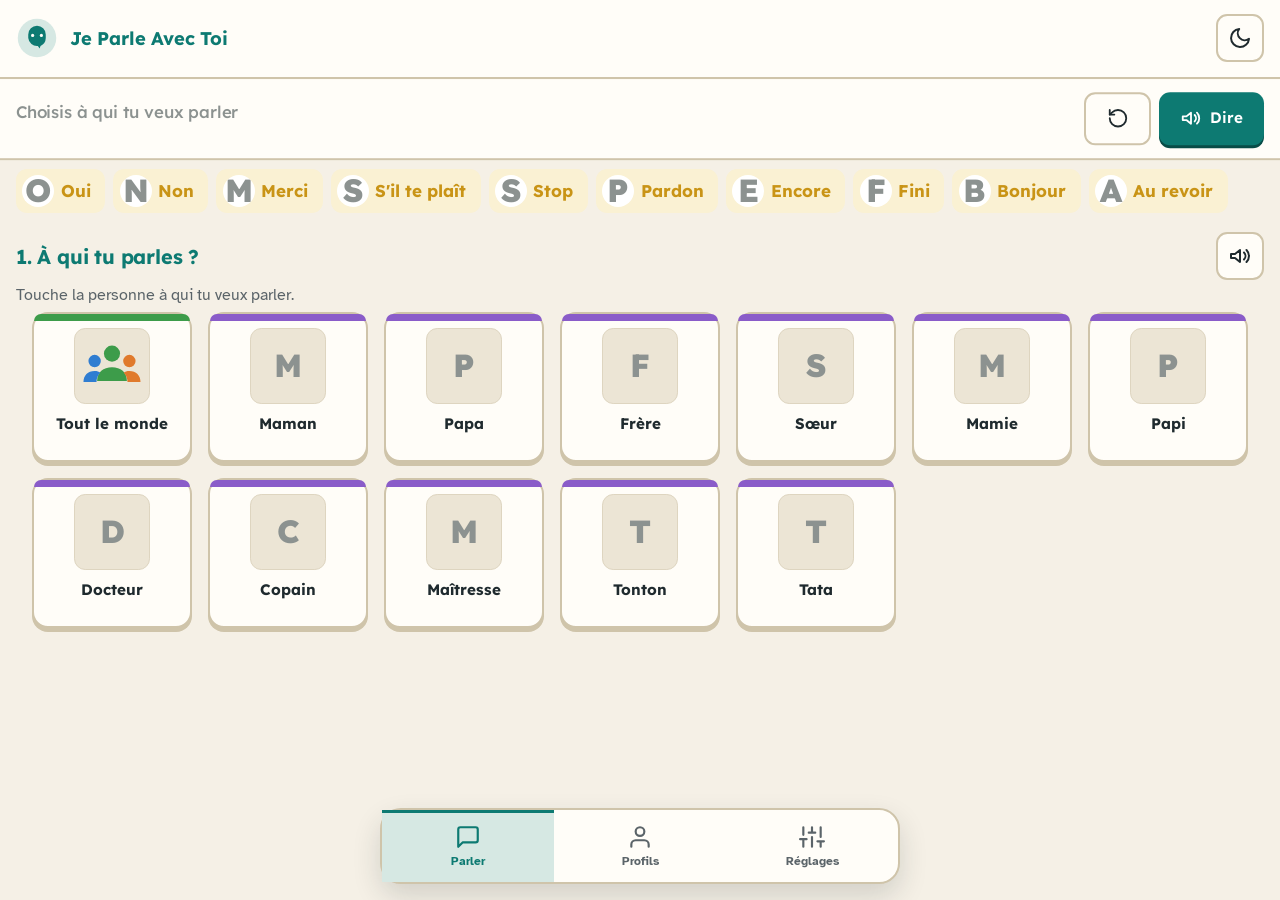
<file: versions/v6/index.html>
<!DOCTYPE html>
<html lang="fr">
<head>
<meta charset="UTF-8">
<meta name="viewport" content="width=device-width, initial-scale=1.0, maximum-scale=1, user-scalable=no, viewport-fit=cover">
<meta name="apple-mobile-web-app-capable" content="yes">
<meta name="mobile-web-app-capable" content="yes">
<meta name="apple-mobile-web-app-status-bar-style" content="default">
<meta name="apple-mobile-web-app-title" content="Je Parle Avec Toi">
<meta name="format-detection" content="telephone=no">
<title>Je Parle Avec Toi (archive v6)</title>
<meta name="theme-color" content="#0d7a72">
<link rel="apple-touch-icon" href="../../icon-192.png">
<link rel="preconnect" href="https://fonts.googleapis.com">
<link rel="preconnect" href="https://fonts.gstatic.com" crossorigin>
<link href="https://fonts.googleapis.com/css2?family=Lexend:wght@500;600;700;800&family=Atkinson+Hyperlegible:wght@400;700&display=swap" rel="stylesheet">
<style>
*,*::before,*::after{box-sizing:border-box;margin:0;padding:0;-webkit-tap-highlight-color:transparent;}
html{-webkit-text-size-adjust:none;text-size-adjust:none;scroll-behavior:smooth;}
:root, [data-theme="light"]{
  --color-bg:#f7f6f2; --color-surface:#ffffff; --color-surface-2:#fbfbf9; --color-surface-offset:#f0eee8;
  --color-divider:#e2ded6; --color-border:#d8d3c8;
  --color-text:#26241f; --color-text-muted:#6f6a5f; --color-text-faint:#a8a297;
  --color-primary:#0d7a72; --color-primary-hover:#0a5f59; --color-primary-active:#084c47; --color-primary-highlight:#d3e9e6;
  --color-error:#b3261e; --color-error-highlight:#f6d9d6;
  --radius-sm:.5rem; --radius-md:.9rem; --radius-lg:1.4rem; --radius-xl:2rem; --radius-full:9999px;
  --shadow-sm:0 2px 6px rgba(60,50,30,.08); --shadow-md:0 6px 20px rgba(60,50,30,.12); --shadow-lg:0 16px 40px rgba(60,50,30,.18);
  --cat-bleu:#2f7dd1; --cat-bleu-bg:#dcebfa;
  --cat-vert:#3d9c4a; --cat-vert-bg:#dff3e0;
  --cat-rouge:#d64545; --cat-rouge-bg:#fadede;
  --cat-jaune:#c99416; --cat-jaune-bg:#faf1d3;
  --cat-violet:#8a5cc9; --cat-violet-bg:#ece1f8;
  --cat-orange:#e07a2c; --cat-orange-bg:#fbe6d3;
  --font-display:'Baloo 2','Comic Sans MS',sans-serif;
  --font-body:'Quicksand','Segoe UI',sans-serif;
}
[data-theme="dark"]{
  --color-bg:#181a19; --color-surface:#20221f; --color-surface-2:#252722; --color-surface-offset:#2b2d27;
  --color-divider:#33352f; --color-border:#3c3e37;
  --color-text:#eceae4; --color-text-muted:#a6a398; --color-text-faint:#726f64;
  --color-primary:#4fc7bd; --color-primary-hover:#7fd9d1; --color-primary-active:#a3e5df; --color-primary-highlight:#274642;
  --color-error:#e08b86; --color-error-highlight:#4a2d2b;
  --shadow-sm:0 2px 6px rgba(0,0,0,.3); --shadow-md:0 6px 20px rgba(0,0,0,.4); --shadow-lg:0 16px 40px rgba(0,0,0,.5);
  --cat-bleu-bg:#1d3350; --cat-vert-bg:#1d3a22; --cat-rouge-bg:#452323; --cat-jaune-bg:#453a1c; --cat-violet-bg:#33244a; --cat-orange-bg:#452c1a;
}
body{min-height:100dvh;font-family:var(--font-body);font-size:1.05rem;color:var(--color-text);background:var(--color-bg);line-height:1.5;overflow-x:hidden;}
img{display:block;max-width:100%;height:auto;}
button{font:inherit;color:inherit;cursor:pointer;background:none;border:none;}
:focus-visible{outline:3px solid var(--color-primary);outline-offset:3px;border-radius:var(--radius-sm);}
h1,h2,h3{font-family:var(--font-display);line-height:1.15;}

#app{max-width:100%;min-height:100dvh;display:flex;flex-direction:column;}
.topbar{display:flex;align-items:center;gap:.75rem;padding:.9rem 1rem;background:var(--color-surface);border-bottom:1px solid var(--color-divider);position:sticky;top:0;z-index:30;}
.logo{width:42px;height:42px;flex-shrink:0;}
.topbar h1{font-size:1.15rem;color:var(--color-primary);}
.topbar-spacer{flex:1;}
.icon-btn{width:48px;height:48px;border-radius:var(--radius-full);display:flex;align-items:center;justify-content:center;font-size:1.4rem;background:var(--color-surface-offset);transition:background .18s;}
.icon-btn:hover{background:var(--color-primary-highlight);}
.icon-btn:active{transform:scale(.94);}

.sentence-bar{display:flex;align-items:center;gap:.6rem;padding:.8rem 1rem;background:var(--color-surface-2);border-bottom:1px solid var(--color-divider);position:sticky;top:64px;z-index:29;}
.sentence-strip{flex:1;display:flex;gap:.5rem;overflow-x:auto;min-height:64px;align-items:center;padding:.25rem;}
.sentence-strip:empty::after{content:'Touche une image pour construire ta phrase';color:var(--color-text-faint);font-size:.9rem;white-space:nowrap;}
.sentence-chip{display:flex;flex-direction:column;align-items:center;gap:.15rem;background:var(--color-surface);border:2px solid var(--color-border);border-radius:var(--radius-md);padding:.3rem .5rem;min-width:52px;flex-shrink:0;box-shadow:var(--shadow-sm);animation:pop .25s ease;}
@keyframes pop{from{transform:scale(.6);opacity:0}to{transform:scale(1);opacity:1}}
.sentence-chip img{width:30px;height:30px;object-fit:contain;}
.sentence-chip .label{font-size:.65rem;font-weight:600;color:var(--color-text-muted);white-space:nowrap;}
.bar-actions{display:flex;gap:.5rem;flex-shrink:0;}
.btn{font-family:var(--font-body);font-weight:700;border-radius:var(--radius-full);padding:.85rem 1.3rem;font-size:.95rem;display:inline-flex;align-items:center;gap:.5rem;transition:background .18s,transform .12s;min-height:48px;}
.btn:active{transform:scale(.96);}
.btn-primary{background:var(--color-primary);color:#fff;box-shadow:var(--shadow-sm);}
.btn-primary:hover{background:var(--color-primary-hover);}
.btn-ghost{background:var(--color-surface-offset);color:var(--color-text);}
.btn-ghost:hover{background:var(--color-error-highlight);color:var(--color-error);}

.cat-tabs{display:flex;gap:.6rem;padding:.9rem 1rem;overflow-x:auto;background:var(--color-bg);}
.cat-tab{flex-shrink:0;display:flex;align-items:center;gap:.5rem;padding:.7rem 1.1rem;border-radius:var(--radius-full);font-weight:700;font-family:var(--font-display);font-size:.95rem;border:2px solid transparent;min-height:48px;white-space:nowrap;transition:transform .15s;}
.cat-tab:active{transform:scale(.95);}
.cat-tab.active{border-color:currentColor;box-shadow:var(--shadow-sm);}

main{flex:1;padding:0 1rem 6.5rem;}
.board-grid{display:grid;grid-template-columns:repeat(auto-fill,minmax(min(140px,100%),1fr));gap:1rem;padding-top:.25rem;}
.pic-card{position:relative;background:var(--color-surface);border:2px solid var(--color-border);border-radius:var(--radius-lg);padding:.9rem .6rem 1rem;display:flex;flex-direction:column;align-items:center;gap:.5rem;min-height:150px;box-shadow:var(--shadow-sm);transition:transform .15s,box-shadow .15s;}
.pic-card:active{transform:scale(.94);box-shadow:var(--shadow-md);}
.pic-card .strip{position:absolute;top:0;left:0;right:0;height:8px;border-radius:var(--radius-lg) var(--radius-lg) 0 0;}
.pic-card .pic-img-wrap{width:76px;height:76px;border-radius:var(--radius-md);display:flex;align-items:center;justify-content:center;background:var(--color-surface-offset);overflow:hidden;}
.pic-card .pic-img-wrap img{width:100%;height:100%;object-fit:contain;padding:4px;}
.pic-card .pic-label{font-family:var(--font-display);font-weight:700;font-size:.95rem;text-align:center;}

.bottom-nav{position:fixed;bottom:0;left:0;right:0;display:flex;background:var(--color-surface);border-top:1px solid var(--color-divider);z-index:40;padding-bottom:env(safe-area-inset-bottom);}
.nav-btn{flex:1;display:flex;flex-direction:column;align-items:center;gap:.2rem;padding:.7rem 0;font-size:1.4rem;color:var(--color-text-muted);min-height:64px;}
.nav-btn span{font-size:.72rem;font-weight:600;font-family:var(--font-body);}
.nav-btn.active{color:var(--color-primary);}

.screen{display:none;}
.screen.active{display:block;animation:fadein .25s ease;}
@keyframes fadein{from{opacity:0}to{opacity:1}}

.profile-screen{padding:2rem 1.25rem 6rem;max-width:640px;margin:0 auto;}
.profile-screen h2{font-size:1.6rem;margin-bottom:.4rem;}
.profile-screen p.sub{color:var(--color-text-muted);margin-bottom:1.5rem;}
.profile-grid{display:grid;grid-template-columns:repeat(auto-fill,minmax(140px,1fr));gap:1rem;}
.profile-card{background:var(--color-surface);border:2px solid var(--color-border);border-radius:var(--radius-xl);padding:1.2rem;display:flex;flex-direction:column;align-items:center;gap:.6rem;box-shadow:var(--shadow-sm);}
.profile-avatar{width:74px;height:74px;border-radius:var(--radius-full);background:var(--color-primary-highlight);display:flex;align-items:center;justify-content:center;font-size:2rem;}
.profile-name{font-family:var(--font-display);font-weight:700;}
.add-profile-card{border-style:dashed;color:var(--color-text-muted);justify-content:center;}

.settings-screen{padding:1.5rem 1.25rem 6rem;max-width:720px;margin:0 auto;}
.settings-screen h2{font-size:1.4rem;margin-bottom:1rem;}
.settings-section{background:var(--color-surface);border:1px solid var(--color-divider);border-radius:var(--radius-lg);padding:1.2rem;margin-bottom:1.2rem;box-shadow:var(--shadow-sm);}
.settings-section h3{font-size:1.05rem;margin-bottom:.8rem;color:var(--color-primary);}
.field{margin-bottom:1rem;}
.field label{display:block;font-weight:600;font-size:.9rem;margin-bottom:.4rem;color:var(--color-text-muted);}
.field input,.field select{width:100%;padding:.75rem .9rem;border:1px solid var(--color-border);border-radius:var(--radius-md);background:var(--color-surface-2);font-family:var(--font-body);font-size:1rem;min-height:48px;}
.field input[type=file]{padding:.5rem;}
.field input:focus{border-color:var(--color-primary);}
.row-flex{display:flex;gap:.75rem;flex-wrap:wrap;}
.chip-select{display:flex;gap:.5rem;flex-wrap:wrap;}
.chip-select button{padding:.55rem 1rem;border-radius:var(--radius-full);border:2px solid var(--color-border);font-weight:700;font-size:.85rem;}
.chip-select button.selected{border-color:currentColor;box-shadow:var(--shadow-sm);}
.card-list{display:flex;flex-direction:column;gap:.6rem;max-height:320px;overflow-y:auto;}
.card-list-item{display:flex;align-items:center;gap:.8rem;padding:.6rem .8rem;background:var(--color-surface-2);border-radius:var(--radius-md);border:1px solid var(--color-divider);}
.card-list-item img{width:36px;height:36px;object-fit:contain;}
.card-list-item .meta{flex:1;}
.card-list-item .meta .n{font-weight:700;}
.card-list-item .meta .c{font-size:.8rem;color:var(--color-text-muted);}
.card-list-item .del{color:var(--color-error);font-size:1.3rem;padding:.4rem;}

.lock-banner{position:fixed;inset:0;background:var(--color-bg);z-index:60;display:flex;align-items:center;justify-content:center;flex-direction:column;gap:1rem;padding:2rem;text-align:center;}
.lock-banner.hidden{display:none;}
.lock-banner .lock-icon{font-size:3rem;}
.pin-inputs{display:flex;gap:.6rem;}
.pin-inputs input{width:52px;height:60px;text-align:center;font-size:1.6rem;border-radius:var(--radius-md);border:2px solid var(--color-border);background:var(--color-surface);}

.empty-state{display:flex;flex-direction:column;align-items:center;text-align:center;padding:3rem 1rem;color:var(--color-text-muted);}
.empty-state .ic{font-size:2.6rem;margin-bottom:.8rem;}

.toast{position:fixed;bottom:90px;left:50%;transform:translateX(-50%) translateY(20px);background:var(--color-primary);color:#fff;padding:.8rem 1.3rem;border-radius:var(--radius-full);font-weight:700;box-shadow:var(--shadow-md);z-index:80;opacity:0;transition:opacity .25s,transform .25s;pointer-events:none;}
.toast.show{opacity:1;transform:translateX(-50%) translateY(0);}

@media (prefers-reduced-motion:reduce){*,*::before,*::after{animation-duration:.01ms!important;transition-duration:.01ms!important;}}
@media (min-width:768px){main{padding:0 2rem 2rem;} .bottom-nav{max-width:520px;left:50%;transform:translateX(-50%);border-radius:var(--radius-full);bottom:1rem;box-shadow:var(--shadow-lg);border:1px solid var(--color-divider);}}

html,body{-webkit-touch-callout:none}
body{min-height:100vh;min-height:100dvh;-webkit-user-select:none;user-select:none;overscroll-behavior-y:none;padding-left:env(safe-area-inset-left);padding-right:env(safe-area-inset-right)}
#app{min-height:100vh;min-height:100dvh}
button,.pic-card,.nav-btn{touch-action:manipulation;-webkit-appearance:none;appearance:none}
input,select{-webkit-appearance:none;appearance:none;font-size:16px}
input[type=text],input[type=tel],input[type=search],select{-webkit-user-select:text;user-select:text}
input[type=search]{width:100%;padding:.75rem .9rem;border:1px solid var(--color-border);border-radius:var(--radius-md);background:var(--color-surface-2);color:var(--color-text);min-height:48px;font-family:var(--font-body)}
.topbar{padding-top:calc(.9rem + env(safe-area-inset-top))}
.lock-banner{top:0;right:0;bottom:0;left:0}
.cat-tabs,.quick,.crumbs,.chips{-webkit-overflow-scrolling:touch;scrollbar-width:none}
.cat-tabs::-webkit-scrollbar,.quick::-webkit-scrollbar,.crumbs::-webkit-scrollbar,.chips::-webkit-scrollbar{display:none}
.ic{display:inline-flex;align-items:center;justify-content:center;line-height:0}
.ic svg{width:22px;height:22px}
.nav-btn .ic svg{width:26px;height:26px}
.icon-btn .ic svg{width:24px;height:24px}
.sentence-bar{display:block;padding:.7rem 1rem;top:var(--tb,64px)}
.sentence-row{display:flex;align-items:center;gap:.6rem}
.sentence-text{flex:1;font-family:var(--font-display);font-weight:700;font-size:1.45rem;min-height:2.2rem;line-height:1.2}
.sentence-text.empty{color:var(--color-text-faint);font-size:1rem;font-weight:500}
.crumbs{display:flex;gap:.4rem;overflow-x:auto;padding-top:.5rem}
.crumbs:empty{display:none}
.crumb{display:flex;align-items:center;gap:.35rem;flex-shrink:0;padding:.25rem .7rem .25rem .3rem;border-radius:var(--radius-full);font-weight:700;font-size:.85rem;border:2px solid currentColor}
.crumb .ci{width:28px;height:28px;display:flex;align-items:center;justify-content:center;background:#fff;border-radius:50%;overflow:hidden}
.crumb .ci img{width:24px;height:24px;object-fit:contain}
.quick{display:flex;gap:.5rem;overflow-x:auto;padding:.6rem 1rem}
.quick button{flex-shrink:0;display:flex;align-items:center;gap:.4rem;padding:.3rem .9rem .3rem .4rem;border-radius:var(--radius-full);background:var(--cat-jaune-bg);color:var(--cat-jaune);font-weight:700;font-family:var(--font-display);min-height:44px}
.quick button:active{transform:scale(.94)}
.quick .qi{display:flex;width:32px;height:32px;align-items:center;justify-content:center;background:#fff;border-radius:50%;overflow:hidden}
.quick img{width:26px;height:26px;object-fit:contain}
.flow-head{display:flex;align-items:center;gap:.7rem;padding:.6rem 1rem 0}
.flow-title{flex:1;font-family:var(--font-display);font-size:1.3rem;font-weight:700;color:var(--color-primary)}
.pic-img-wrap{font-size:2rem;background:#fff}
.pic-img-wrap img{width:100%;height:100%;object-fit:contain;padding:4px}
.ph{font-family:var(--font-display);font-weight:800;color:var(--color-text-faint);font-size:2rem}
.cat-tab img{width:26px;height:26px;object-fit:contain;background:#fff;border-radius:50%;padding:2px}
.pic-sub{font-size:.75rem;color:var(--color-text-muted);text-align:center;margin-top:-.3rem}
.done-box{grid-column:1/-1;text-align:center;padding:1.5rem 0;display:flex;flex-direction:column;gap:1rem;align-items:center}
.skip-box{grid-column:1/-1;display:flex;justify-content:center;padding-top:.5rem}
.profile-card.current{border-color:var(--color-primary)}
.profile-avatar{font-family:var(--font-display);font-weight:800;color:#fff;font-size:1.9rem}
.card-list-item select{padding:.4rem;border-radius:var(--radius-sm);border:1px solid var(--color-border);background:var(--color-surface);color:var(--color-text)}
.card-list-item .ci2{width:40px;height:40px;display:flex;align-items:center;justify-content:center;background:#fff;border-radius:8px;flex-shrink:0;overflow:hidden}
.card-list-item .ci2 img{width:34px;height:34px}
.card-list-item .del,.card-list-item .act{display:flex;align-items:center;padding:.4rem}
.card-list-item .act{color:var(--color-text-muted)}
.lock-icon svg{width:48px;height:48px}
.toast{bottom:calc(90px + env(safe-area-inset-bottom))}
.type-grid{display:grid;grid-template-columns:repeat(auto-fill,minmax(120px,1fr));gap:.6rem}
.type-btn{display:flex;flex-direction:column;align-items:center;gap:.2rem;padding:.6rem .4rem;border-radius:var(--radius-md);border:2px solid var(--color-border);background:var(--color-surface);text-align:center;font-weight:700;font-size:.85rem}
.type-btn .ti{width:44px;height:44px;display:flex;align-items:center;justify-content:center;background:#fff;border-radius:8px}
.type-btn img{width:38px;height:38px;object-fit:contain}
.type-btn small{font-weight:500;color:var(--color-text-muted);font-size:.7rem;line-height:1.2}
.type-btn.on,.seg button.on,.chip.on{border-color:var(--color-primary);background:var(--color-primary-highlight);color:var(--color-primary)}
.seg{display:flex;gap:.5rem;flex-wrap:wrap}
.seg button,.chip{padding:.55rem 1rem;border-radius:var(--radius-full);border:2px solid var(--color-border);font-weight:700;font-size:.85rem;background:var(--color-surface);min-height:44px}
.chips{display:flex;gap:.5rem;overflow-x:auto;padding:.7rem 0}
.chip{flex-shrink:0;min-height:40px}
.editor{border:2px solid var(--color-primary);border-radius:var(--radius-lg);padding:1rem;margin:1rem 0;background:var(--color-surface-2)}
.editor h3{margin-bottom:.8rem}
.img-pick{display:flex;align-items:center;gap:.6rem;justify-content:center;margin-bottom:.7rem}
.img-prev{width:110px;height:110px;border-radius:var(--radius-md);background:#fff;border:1px solid var(--color-border);display:flex;align-items:center;justify-content:center;overflow:hidden}
.img-prev img{width:100%;height:100%;object-fit:contain;padding:6px}
.preview{background:var(--color-primary-highlight);color:var(--color-primary);padding:.7rem 1rem;border-radius:var(--radius-md);font-weight:700;margin-bottom:1rem}
details.grp{margin-bottom:.6rem;border:1px solid var(--color-divider);border-radius:var(--radius-md);background:var(--color-surface-2)}
details.grp>summary{padding:.8rem 1rem;font-weight:700;cursor:pointer;list-style:none;display:flex;justify-content:space-between}
details.grp>summary::-webkit-details-marker{display:none}
details.grp .rows{padding:0 .6rem .6rem;display:flex;flex-direction:column;gap:.5rem}
.hint{font-size:.8rem;color:var(--color-text-muted);margin-top:.3rem}

/* ===== v6 : rendu plus sobre, plus tactile ===== */
:root,[data-theme="light"]{--color-bg:#f5f0e6;--color-surface:#fffdf8;--color-surface-2:#faf6ec;--color-surface-offset:#ece5d5;--color-divider:#ded5c0;--color-border:#cfc4aa;--color-text:#1f2a2e;--color-text-muted:#5b6469;--color-text-faint:#8c9290;--color-primary:#0d7a72;--color-primary-hover:#0a625c;--color-primary-active:#084c47;--color-primary-highlight:#d6e8e3;--radius-sm:.4rem;--radius-md:.7rem;--radius-lg:1rem;--radius-xl:1.3rem;--shadow-sm:0 2px 0 rgba(31,42,46,.10);--shadow-md:0 3px 0 rgba(31,42,46,.14);--shadow-lg:0 12px 28px rgba(31,42,46,.16);--font-display:'Lexend','Atkinson Hyperlegible',system-ui,sans-serif;--font-body:'Atkinson Hyperlegible','Segoe UI',system-ui,sans-serif}
[data-theme="dark"]{--color-bg:#14181a;--color-surface:#1c2123;--color-surface-2:#21282a;--color-surface-offset:#2a3235;--color-divider:#2f383b;--color-border:#3d484c;--color-text:#eceae4;--color-text-muted:#a9aea9;--color-text-faint:#757c78;--color-primary:#4fc7bd;--color-primary-hover:#7fd9d1;--color-primary-active:#a3e5df;--color-primary-highlight:#254541;--shadow-sm:0 2px 0 rgba(0,0,0,.35);--shadow-md:0 3px 0 rgba(0,0,0,.4)}
body{font-family:var(--font-body);font-size:1.0625rem;line-height:1.55}
h1,h2,h3,.btn,.cat-tab,.pic-label,.flow-title,.crumb,.profile-name{font-family:var(--font-display)}
.topbar{border-bottom:2px solid var(--color-border)}
.topbar h1{font-weight:700;letter-spacing:-.01em}
.btn,.icon-btn,.cat-tab,.crumb,.chip,.seg button,.quick button,.type-btn,.int-row .btn{border-radius:var(--radius-md)}
.btn{font-weight:600;letter-spacing:0}
.btn-primary{box-shadow:0 3px 0 var(--color-primary-active)}
.btn-primary:active{transform:translateY(2px);box-shadow:0 1px 0 var(--color-primary-active)}
.btn-ghost{border:2px solid var(--color-border);background:var(--color-surface)}
.icon-btn{border:2px solid var(--color-border);background:var(--color-surface)}
.sentence-bar{background:var(--color-surface);border-bottom:2px solid var(--color-border);padding:.8rem 1rem}
.sentence-text{font-family:var(--font-display);font-weight:600;font-size:1.7rem;line-height:1.3;letter-spacing:-.01em;color:var(--color-text)}
.sentence-text.empty{font-size:1.05rem}
.sentence-text .placeholder{font-size:1.05rem;font-weight:500;color:var(--color-text-faint)}
.sentence-text .blank{display:inline-block;min-width:3.2ch;height:1em;margin:0 .1em;border-bottom:3px dashed var(--color-primary);vertical-align:-.12em}
.flow-title{font-weight:700;font-size:1.25rem;letter-spacing:-.01em}
.flow-hint{padding:.15rem 1rem 0;color:var(--color-text-muted);font-size:1rem}
.pic-card{border:2px solid var(--color-border);border-radius:var(--radius-lg);box-shadow:0 4px 0 var(--color-border);gap:.6rem}
.pic-card:active{transform:translateY(3px);box-shadow:0 1px 0 var(--color-border)}
.pic-card .strip{height:7px}
.pic-img-wrap{background:#fff;border:1px solid var(--color-divider);border-radius:var(--radius-md)}
.pic-label{font-weight:600;font-size:1rem;line-height:1.25}
.board-grid.big{grid-template-columns:repeat(auto-fill,minmax(160px,1fr))}
.board-grid.big .pic-card{min-height:200px}
.board-grid.big .pic-img-wrap{width:104px;height:104px}
.board-grid.big .pic-label{font-size:1.2rem}
.board-grid.big .pic-sub{font-size:.85rem}
.cat-tab{border:2px solid transparent;font-weight:600}
.cat-tab.active{border-color:currentColor;box-shadow:0 3px 0 currentColor}
.crumb{border-width:2px}
.bottom-nav{border-top:2px solid var(--color-border);background:var(--color-surface)}
.nav-btn{border-top:3px solid transparent}
.nav-btn.active{border-top-color:var(--color-primary);background:var(--color-primary-highlight)}
@media (min-width:768px){.bottom-nav{border-radius:var(--radius-xl);border:2px solid var(--color-border)}}
.settings-section,.editor,details.grp,.le-row,.card-list-item{border-radius:var(--radius-lg)}
.settings-section{border:2px solid var(--color-divider);box-shadow:none}
.final-sentence{font-family:var(--font-display);font-weight:600;font-size:1.9rem;line-height:1.3;max-width:24ch;margin:.2rem auto .4rem}
.isvg{width:100%;height:100%;display:block;padding:6px}
.crumb .ci svg{width:24px;height:24px;padding:0}
.cat-tab svg{width:26px;height:26px;padding:0;background:#fff;border-radius:50%}
.ci2 svg{width:34px;height:34px;padding:0}
.img-prev svg{width:90%;height:90%;padding:0}
.btn.small{min-height:38px;padding:.4rem .9rem;font-size:.8rem}
.int-row{flex-wrap:wrap}
.int-row .meta .c{display:block}
.int-row.off{opacity:.55}
.int-row .acts{display:flex;gap:.35rem;flex-wrap:wrap;justify-content:flex-end}
.le-row{display:flex;align-items:center;gap:.6rem;padding:.5rem .7rem;background:var(--color-surface);border:1px solid var(--color-divider);margin-bottom:.45rem}
.le-row .meta{flex:1;font-weight:700}
.le-row .meta small{display:block;font-weight:500;color:var(--color-text-muted)}
.level-help{background:var(--color-primary-highlight);border-radius:var(--radius-md);padding:.6rem .9rem;margin-bottom:.9rem;font-size:.85rem}
.level-help p{margin:.15rem 0}
.pf-row{display:flex;gap:.4rem;flex-wrap:wrap}
</style>
</head>
<body>
<div id="app">
<header class="topbar" id="topbar">
<svg class="logo" viewBox="0 0 48 48" fill="none" aria-label="Logo Je Parle Avec Toi"><circle cx="24" cy="24" r="22" fill="var(--color-primary-highlight)"/><path d="M14 20a10 10 0 0 1 20 0v4a10 10 0 0 1-6 9l-1 3-2-3a10 10 0 0 1-11-9z" fill="var(--color-primary)"/><circle cx="19" cy="21" r="1.8" fill="var(--color-surface)"/><circle cx="29" cy="21" r="1.8" fill="var(--color-surface)"/></svg>
<h1>Je Parle Avec Toi</h1><div class="topbar-spacer"></div>
<button class="icon-btn" id="themeToggle" aria-label="Changer de thème"><i class="ic" id="themeIcon"></i></button>
</header>
<section class="screen active" id="screen-board">
<div class="sentence-bar">
<div class="sentence-row">
<div class="sentence-text empty" id="sentenceText" aria-live="polite"></div>
<div class="bar-actions">
<button class="btn btn-ghost" id="clearSentence" aria-label="Recommencer"><i class="ic" data-ic="reset"></i></button>
<button class="btn btn-primary" id="speakSentence" aria-label="Dire ma phrase"><i class="ic" data-ic="speaker"></i>Dire</button>
</div></div>
<div class="crumbs" id="crumbs"></div>
</div>
<div class="quick" id="quickRow" aria-label="Mots rapides"></div>
<div class="flow-head"><button class="btn btn-ghost" id="backBtn" style="display:none" aria-label="Retour"><i class="ic" data-ic="back"></i>Retour</button><div class="flow-title" id="flowTitle"></div><button class="icon-btn" id="hintSpeak" aria-label="Écouter la consigne"><i class="ic" data-ic="speaker"></i></button></div>
<p class="flow-hint" id="flowHint"></p>
<div class="cat-tabs" id="catTabs" role="tablist"></div>
<main><div class="board-grid" id="boardGrid"></div></main>
</section>
<section class="screen" id="screen-profiles"><div class="profile-screen"><h2>Qui utilise l'application ?</h2><p class="sub">Touche ton profil pour commencer.</p><div class="profile-grid" id="profileGrid"></div></div></section>
<section class="screen" id="screen-settings"><div class="settings-screen"><h2>Personnalisation</h2>

<div class="settings-section" id="secIntents"><h3>Étape 2 : « Que veux-tu dire ? »</h3>
<p class="hint" style="margin-bottom:.8rem">Ce sont les grandes images de l'étape 2. Pour chacune : choisis les images de l'étape 3 (bouton « Images »), change son dessin, son niveau, masque-la, change l'ordre, ou crées-en de nouvelles.</p>
<button class="btn btn-primary" id="openAddIntent"><i class="ic" data-ic="plus"></i>Ajouter un « Que veux-tu dire ? »</button>
<div class="editor" id="listEditor" style="display:none"><h3 id="leTitle">Images</h3>
<p class="hint" style="margin-bottom:.8rem">Ces images s'affichent en premier à l'étape 3.</p>
<div id="leItems"></div>
<div class="row-flex" style="margin-top:.6rem"><button class="btn btn-primary" id="leAddExisting"><i class="ic" data-ic="plus"></i>Ajouter une image existante</button><button class="btn btn-ghost" id="leCreate">Créer un nouveau mot</button></div>
<div id="lePicker" style="display:none;margin-top:.8rem"><input type="search" id="leSearch" placeholder="Rechercher un mot"><div class="chips" id="leKinds"></div><div id="leCandidates"></div></div>
<div class="row-flex" style="margin-top:.8rem"><button class="btn btn-primary" id="leDone">Terminé</button></div></div>
<div class="editor" id="intEditor" style="display:none"><h3 id="inTitle">Nouveau</h3>
<div id="inCustom">
<div class="field"><label>1. Début de la phrase</label><div class="seg" id="inPresets"></div>
<input type="text" id="inVerb" placeholder="Ou écris le verbe : voudrais, préfère, adore…" autocapitalize="none" style="margin-top:.6rem">
<p class="hint">La phrase commencera par « Je » : Je voudrais, J'adore…</p></div>
<div class="field"><label>2. Qu'est-ce qui peut suivre ?</label><div class="seg" id="inStyle"></div></div>
<div class="field"><label>3. Phrase négative ?</label><div class="seg" id="inNeg"></div></div></div>
<div class="field"><label>Visible à partir du niveau</label><div class="seg" id="inLvl"></div></div>
<div class="field"><label>Couleur</label><div class="seg" id="inColor"></div></div>
<div class="field"><label>Image</label>
<div class="img-pick"><button class="icon-btn" id="inPrev" aria-label="Image précédente"><i class="ic" data-ic="back"></i></button><div class="img-prev" id="inImg"></div><button class="icon-btn" id="inNext" aria-label="Image suivante"><i class="ic" data-ic="next"></i></button></div>
<div class="row-flex"><input type="search" id="inQ" placeholder="Chercher un pictogramme (ex : besoin)" style="flex:1;min-width:140px"><button class="btn btn-ghost" id="inSearch">Chercher</button></div>
<div class="row-flex" style="margin-top:.6rem"><label class="btn btn-ghost" for="inPhoto">Utiliser ma photo</label><input type="file" id="inPhoto" accept="image/*" style="display:none"><button class="btn btn-ghost" id="inResetImg">Dessin d'origine</button></div>
<p class="hint" id="inHint"></p></div>
<div class="field"><label for="inSub">Petit texte sous l'image (facultatif)</label><input type="text" id="inSub" placeholder="Ex : Je demande quelque chose"></div>
<div class="preview" id="inPreview"></div>
<div class="row-flex"><button class="btn btn-primary" id="inSave">Enregistrer</button><button class="btn btn-ghost" id="inCancel">Annuler</button></div></div>
<div id="intentsList" style="margin-top:.8rem"></div>
<button class="btn btn-ghost" id="resetIntents" style="margin-top:.6rem">Tout remettre comme au départ</button></div>

<div class="settings-section"><h3>Pictogrammes</h3>
<div class="row-flex"><input type="search" id="cardSearch" placeholder="Rechercher un mot" style="flex:1;min-width:140px"><button class="btn btn-primary" id="openAdd"><i class="ic" data-ic="plus"></i>Ajouter un mot</button></div>
<div class="chips" id="kindFilter"></div>

<div class="editor" id="editor" style="display:none">
<h3 id="edTitle">Nouveau mot</h3>
<div class="field"><label for="edLabel">1. Le mot</label><input type="text" id="edLabel" placeholder="Ex : Fromage" autocomplete="off" autocapitalize="sentences"></div>
<div class="field" id="edTypeWrap"><label>2. Quel type de mot ?</label><div class="type-grid" id="edTypes"></div></div>
<div class="field" id="edOpts"></div>
<div class="field"><label>3. L'image</label>
<div class="img-pick"><button class="icon-btn" id="edPrev" aria-label="Image précédente"><i class="ic" data-ic="back"></i></button><div class="img-prev" id="edImg"></div><button class="icon-btn" id="edNext" aria-label="Image suivante"><i class="ic" data-ic="next"></i></button></div>
<div class="row-flex"><input type="search" id="edQ" placeholder="Chercher une autre image" style="flex:1;min-width:140px"><button class="btn btn-ghost" id="edSearch">Chercher</button></div>
<div class="row-flex" style="margin-top:.6rem"><label class="btn btn-ghost" for="edPhoto">Utiliser ma photo</label><input type="file" id="edPhoto" accept="image/*" style="display:none"></div>
<p class="hint" id="edHint"></p></div>
<div class="preview" id="edPreview"></div>
<div class="row-flex"><button class="btn btn-primary" id="edSave">Enregistrer</button><button class="btn btn-ghost" id="edCancel">Annuler</button></div>
</div>

<div id="cardsList"></div>
<div class="row-flex" style="margin-top:.8rem"><button class="btn btn-ghost" id="restoreDeleted">Rétablir les mots supprimés</button><button class="btn btn-ghost" id="repairPics">Relancer la recherche des images</button></div>
</div>

<div class="settings-section"><h3>Profils</h3>
<p class="hint" style="margin-bottom:.8rem">Garçon ou fille : sert aux accords (« Je suis content / contente »). Le niveau règle ce que l'enfant voit.</p><div class="level-help"><p><b>Niveau 1</b> : Je veux, J'ai mal, Je ne veux pas, Je me sens.</p><p><b>Niveau 2</b> : ajoute Je vois, J'ai besoin de, J'ai envie de, J'aime.</p><p><b>Niveau 3</b> : ajoute les précisions (couleurs, tailles) pour les enfants qui lisent.</p></div>
<div class="card-list" id="profileList"></div>
<div class="field" style="margin-top:1rem"><label for="newProfileName">Ajouter un profil enfant</label>
<div class="row-flex"><input type="text" id="newProfileName" placeholder="Prénom de l'enfant" style="flex:1"><select id="newProfileGender" style="width:auto"><option value="m">Garçon</option><option value="f">Fille</option></select><select id="newProfileLevel" style="width:auto"><option value="1">Niveau 1</option><option value="2" selected>Niveau 2</option><option value="3">Niveau 3</option></select><button class="btn btn-primary" id="addProfileBtn">Ajouter</button></div></div></div>

<div class="settings-section"><h3>Interface</h3><div class="field"><label>Thème</label><div class="row-flex"><button class="btn btn-ghost" id="lightModeBtn"><i class="ic" data-ic="sun"></i>Clair</button><button class="btn btn-ghost" id="darkModeBtn"><i class="ic" data-ic="moon"></i>Sombre</button></div></div>
<div class="field"><label for="voiceRate">Vitesse de la voix</label><input type="range" id="voiceRate" min="0.5" max="1.5" step="0.1" value="0.9"></div>
<div class="field"><label for="voicePitch">Ton de la voix</label><input type="range" id="voicePitch" min="0.8" max="1.3" step="0.05" value="1.05"></div>
<div class="field"><label for="voiceSel">Voix</label><select id="voiceSel"></select><p class="hint" id="voiceHint"></p></div>
<button class="btn btn-ghost" id="testVoice"><i class="ic" data-ic="speaker"></i>Écouter un exemple</button></div>
<div class="settings-section"><h3>Mode enfant</h3><p style="color:var(--color-text-muted);margin-bottom:.8rem;font-size:.9rem">Une fois activé, ce menu est verrouillé par code parent.</p><button class="btn btn-primary" id="enableKidMode"><i class="ic" data-ic="lock"></i>Activer le mode enfant</button></div>
<p class="hint" id="verTag" style="text-align:center;margin-top:1rem"></p>
</div></section>
<nav class="bottom-nav" aria-label="Navigation principale">
<button class="nav-btn active" data-screen="board" aria-label="Parler"><i class="ic" data-ic="chat"></i><span>Parler</span></button>
<button class="nav-btn" data-screen="profiles" aria-label="Profils"><i class="ic" data-ic="user"></i><span>Profils</span></button>
<button class="nav-btn" data-screen="settings" id="navSettings" aria-label="Réglages"><i class="ic" data-ic="sliders"></i><span>Réglages</span></button>
</nav>
</div>
<div class="lock-banner hidden" id="lockBanner"><div class="lock-icon"><i class="ic" data-ic="lock"></i></div><h2>Mode enfant activé</h2><p style="color:var(--color-text-muted);max-width:36ch">Entre le code parent pour déverrouiller la personnalisation.</p>
<div class="pin-inputs"><input type="tel" inputmode="numeric" maxlength="1" class="pin-d"><input type="tel" inputmode="numeric" maxlength="1" class="pin-d"><input type="tel" inputmode="numeric" maxlength="1" class="pin-d"><input type="tel" inputmode="numeric" maxlength="1" class="pin-d"></div>
<button class="btn btn-primary" id="unlockBtn">Déverrouiller</button><p style="font-size:.8rem;color:var(--color-text-faint)">Code par défaut : 1234</p></div>
<div class="toast" id="toast"></div>
<script>
(function(){
var API='https://api.arasaac.org/api/pictograms/';
var V={vouloir:'veux',besoin:'ai besoin',envie:'ai envie',aimer:'aime',voir:'vois',etre:'suis',avoir:'ai'};
var INTENTS=[
{id:'want',mode:'want',color:'vert',v:'vouloir',lvl:1,menu:'Je veux',sub:'Je demande quelque chose',list:[2,3,1,41,40,44,21,20,43,66,133,128,129,125,120,42,51,60,61,46,45,70,71]},
{id:'pain',mode:'pain',color:'rouge',lvl:1,menu:"J'ai mal",sub:'Ça me fait mal',list:[]},
{id:'notwant',mode:'want',color:'orange',v:'vouloir',neg:1,lvl:1,menu:'Je ne veux pas',sub:'Non, pas ça',list:[41,40,51,50,42,65,21,126,5,18,111]},
{id:'feel',mode:'feel',color:'jaune',lvl:1,menu:'Je me sens',sub:'Mes émotions et mon corps',list:[]},
{id:'see',mode:'see',color:'bleu',v:'voir',lvl:2,menu:'Je vois',sub:'Je regarde autour de moi',list:[28,29,24,210,211,212,213,214,215,218,219,222,223,227,228,62,61]},
{id:'need',mode:'need',color:'violet',v:'besoin',de:1,lvl:2,menu:"J'ai besoin de",sub:"C'est important pour moi",list:[20,66,40,41,128,129,133,43,125,120,124,42,51,122]},
{id:'envie',mode:'envie',color:'orange',v:'envie',de:1,lvl:2,menu:"J'ai envie de",sub:"J'aimerais bien",list:[44,41,40,46,45,49,61,60,6,9,7,43]},
{id:'like',mode:'like',color:'jaune',v:'aimer',lvl:2,menu:"J'aime",sub:"Ce que j'aime",list:[44,46,45,49,28,29,24,26,9,12,7]}];
function vow(s){return /^[aeiouyhàâäéèêëîïôöùûüœ]/i.test(s)}
function cap(s){return s.charAt(0).toUpperCase()+s.slice(1)}
function nw(c){return(c.w||c.label).toLowerCase()}
function deWrap(x){return(vow(x)?"d'":'de ')+x}
function defArt(c){var w=nw(c);if(c.pl)return'les '+w;if(vow(w))return"l'"+w;return(c.g==='f'?'la ':'le ')+w}
function indefNP(c){var w=nw(c);if(c.pl)return c._ab?deWrap(w):'des '+w;return(c.g==='f'?'une ':'un ')+w}
function directForm(c){var w=nw(c);if(c.art==='part'){if(c.pl)return'des '+w;if(vow(w))return"de l'"+w;return(c.g==='f'?'de la ':'du ')+w}if(c.art==='ind'){if(c.pl)return'des '+w;return(c.g==='f'?'une ':'un ')+w}return defArt(c)}
function deForm(c){var w=nw(c);if(c.art==='part')return deWrap(w);if(c.art==='ind'){if(c.pl)return deWrap(w);return deWrap((c.g==='f'?'une ':'un ')+w)}if(c.pl)return'des '+w;if(vow(w))return"de l'"+w;return(c.g==='f'?'de la ':'du ')+w}
function negForm(c){return(c.art==='part'||c.art==='ind')?deWrap(nw(c)):defArt(c)}
function personNp(c){var w=nw(c),d=c.det||'none';if(d==='none')return c.label;if(d==='le'&&vow(w))return"l'"+w;return d+' '+w}
function personDe(c){var w=nw(c),d=c.det||'none';if(d==='none')return deWrap(c.label);if(d==='le')return vow(w)?"de l'"+w:'du '+w;return'de '+d+' '+w}
function placeLoc(c){var w=nw(c);if(c.adv)return w;if(c.pl)return'aux '+w;if(vow(w))return"à l'"+w;return(c.g==='f'?'à la ':'au ')+w}
function possessive(c){var w=nw(c);if(c.pl)return'mes';if(vow(w))return'mon';return c.g==='f'?'ma':'mon'}
function feminize(m){if(/e$/.test(m))return m;if(/eux$/.test(m))return m.slice(0,-3)+'euse';if(/if$/.test(m))return m.slice(0,-2)+'ive';return m+'e'}
function agree(c,g){var m=(c.m||c.label).toLowerCase();return g==='f'?(c.f||feminize(m)):m}
function adjForm(a,c){var w=nw(c),f=c.g==='f',m=(a.m||a.label||'').toLowerCase(),fe=(a.f||feminize(m)).toLowerCase();
 if(a.inv)return m;
 if(c.pl){if(f)return a.fp||(fe+(/[sx]$/.test(fe)?'':'s'));return a.mp||(/[sx]$/.test(m)?m:m+'s')}
 if(f)return fe;if(a.mv&&a.pos==='before'&&vow(w))return a.mv;return m}
function withAdj(c,a){if(!a)return c;var w=nw(c),af=adjForm(a,c),c2=Object.assign({},c);c2.w=a.pos==='before'?af+' '+w:w+' '+af;if(a.pos==='before'&&c.pl)c2._ab=true;return c2}
function vpText(c){var t=(c.inf||nw(c)).replace('{mon}','mon');return c.refl?(vow(t)?"m'"+t:'me '+t):t}
function jeVerb(form,neg){var p=form.split(' '),f=p[0],r=p.slice(1).join(' '),o;if(neg)o='je '+(vow(f)?"n'":'ne ')+f+' pas';else if(vow(f))o="j'"+f;else o='je '+f;return o+(r?' '+r:'')}
function detailText(it,c,d){if(!d)return'';var f=c.follow;if(f==='drink'||f==='food')return' '+(it.neg?negForm(d):directForm(d));if(f==='play'||f==='watch')return' '+d.ph;if(f==='cloth')return' '+possessive(d)+' '+nw(d);if(f==='person')return' '+personNp(d);return''}
function complement(it,c,d){var k=c.kind,de=!!it.de,md=it.mode||it.id,like=md==='like';
 if(k==='verb'){var inf=vpText(c)+detailText(it,c,d);return de?deWrap(inf):inf}
 if(k==='food'||k==='thing'){if(c.see){var vv='voir '+defArt(c);if(like)return defArt(c);return de?deWrap(vv):vv}if(like)return defArt(c);if(de)return deForm(c);if(it.neg)return negForm(c);return directForm(c)}
 if(k==='person'){var np=personNp(c);if(like)return np;if(md==='need')return personDe(c);if(md==='envie')return deWrap('voir '+np);return'voir '+np}
 if(k==='place'){var a='aller '+placeLoc(c);return de?deWrap(a):a}
 return''}
function seeNP(c){if(c.kind==='person')return personNp(c);if(c.kind==='place')return defArt(c);return indefNP(c)}
function jeSentence(it,c,g,d,adj){var md=it.mode||it.id;
 if(md==='pain')return jeVerb(V.avoir)+' mal '+placeLoc(c);
 if(md==='feel'){if(c.kind==='emotion')return jeVerb(V.etre)+' '+agree(c,g);return jeVerb(V.avoir)+' '+nw(c)}
 var c2=(adj&&c.kind==='thing')?withAdj(c,adj):c;
 if(md==='see')return jeVerb(it.vtext||V.voir,it.neg)+' '+seeNP(c2);
 return jeVerb(it.vtext||V[it.v],it.neg)+' '+complement(it,c2,d)}
function withDest(dest,txt){return dest?dest.label+', '+txt:cap(txt)}
function followKind(f){return{drink:'food',food:'food',play:'play',watch:'watch',cloth:'cloth',person:'person'}[f]}
function followMatch(f,x){if(x.kind!==followKind(f))return false;if(f==='drink')return!!x.drink;if(f==='food')return!x.drink;return true}
var FOLLOW_TITLE={drink:'Quoi à boire ?',food:'Quoi à manger ?',play:'À quoi ?',watch:'Quoi regarder ?',cloth:'Quel vêtement ?',person:'Qui ?'};
function allowedKinds(mode){return mode==='feel'?['emotion','state']:mode==='pain'?['body']:mode==='see'?['thing','person','place']:['food','verb','thing','person','place']}
function usable(c,mode){if(mode==='see')return!c.nosee&&!c.adv&&['thing','person','place'].indexOf(c.kind)>-1;return!c.onlySee}
function C(id,kind,label,pic,o){var c={id:id,kind:kind,label:label,pic:pic||null,photo:null};for(var k in o)c[k]=o[k];return c}
var CARDS=[
C(1,'food','Pain',2494,{g:'m',art:'part'}),C(2,'food','Eau',2248,{g:'f',art:'part',drink:true}),C(3,'food','Lait',2445,{g:'m',art:'part',drink:true}),C(4,'food','Jus',11461,{g:'m',art:'part',drink:true}),C(5,'food','Soupe',2573,{g:'f',art:'part'}),C(6,'food','Glace',2385,{g:'f',art:'part'}),C(7,'food','Pizza',2527,{g:'f',art:'part'}),C(8,'food','Gâteau',2502,{g:'m',art:'part'}),C(9,'food','Chocolat',2334,{g:'m',art:'part'}),C(10,'food','Frites',2505,{g:'f',art:'part',pl:true}),C(11,'food','Fruit',28339,{g:'m',art:'ind'}),C(12,'food','Pomme',2462,{g:'f',art:'ind'}),C(13,'food','Banane',2530,{g:'f',art:'ind'}),C(14,'food','Yaourt',2618,{g:'m',art:'ind'}),C(15,'food','Bonbon',2686,{g:'m',art:'ind'}),C(16,'food','Sirop',null,{g:'m',art:'part',drink:true,q:'sirop'}),C(17,'food','Riz',null,{g:'m',art:'part',q:'riz'}),C(18,'food','Pâtes',null,{g:'f',art:'part',pl:true,q:'pâtes'}),C(19,'food','Viande',null,{g:'f',art:'part',q:'viande'}),C(110,'food','Poisson',null,{g:'m',art:'part',q:'poisson cuit'}),C(111,'food','Légumes',null,{g:'m',art:'part',pl:true,q:'légumes'}),C(112,'food','Œuf',null,{g:'m',art:'ind',q:'œuf'}),C(113,'food','Biscuit',null,{g:'m',art:'ind',q:'biscuit'}),C(114,'food','Compote',null,{g:'f',art:'part',q:'compote'}),C(115,'food','Fromage',null,{g:'m',art:'part',q:'fromage'}),C(116,'food','Céréales',null,{g:'f',art:'part',pl:true,q:'céréales'}),
C(20,'thing','Aide',12252,{g:'f',art:'part',nosee:true,noadj:true}),C(21,'thing','Tablette',9165,{g:'f',art:'def'}),C(22,'thing','Téléphone',2585,{g:'m',art:'def'}),C(23,'thing','Poupée',2482,{g:'f',art:'def'}),C(24,'thing','Voiture',2339,{g:'f',art:'def'}),C(25,'thing','Livre',2450,{g:'m',art:'def'}),C(26,'thing','Ballon',2269,{g:'m',art:'def'}),C(27,'thing','Puzzle',2540,{g:'m',art:'def'}),C(28,'thing','Chien',2517,{g:'m',art:'def',see:true}),C(29,'thing','Chat',2406,{g:'m',art:'def',see:true}),C(120,'thing','Doudou',null,{g:'m',art:'def',q:'doudou'}),C(121,'thing','Télé',null,{g:'f',art:'def',q:'télévision'}),C(122,'thing','Casque',null,{g:'m',art:'def',q:'casque audio'}),C(123,'thing','Crayons',null,{g:'m',art:'def',pl:true,q:'crayons'}),C(124,'thing','Couverture',null,{g:'f',art:'def',q:'couverture'}),C(125,'thing','Silence',null,{g:'m',art:'part',nosee:true,noadj:true,q:'silence'}),C(126,'thing','Bruit',null,{g:'m',art:'part',nosee:true,noadj:true,q:'bruit'}),C(127,'thing','Lumière',null,{g:'f',art:'part',nosee:true,noadj:true,q:'lumière'}),C(128,'thing','Médicament',null,{g:'m',art:'ind',q:'médicament'}),C(129,'thing','Pansement',null,{g:'m',art:'ind',q:'pansement'}),
C(210,'thing','Arbre',null,{g:'m',art:'def',onlySee:true,q:'arbre'}),C(211,'thing','Fleur',null,{g:'f',art:'def',onlySee:true,q:'fleur'}),C(212,'thing','Oiseau',null,{g:'m',art:'def',onlySee:true,q:'oiseau'}),C(213,'thing','Avion',null,{g:'m',art:'def',onlySee:true,q:'avion'}),C(214,'thing','Camion',null,{g:'m',art:'def',onlySee:true,q:'camion'}),C(215,'thing','Bus',null,{g:'m',art:'def',onlySee:true,q:'bus'}),C(216,'thing','Moto',null,{g:'f',art:'def',onlySee:true,q:'moto'}),C(217,'thing','Tracteur',null,{g:'m',art:'def',onlySee:true,q:'tracteur'}),C(218,'thing','Soleil',null,{g:'m',art:'def',onlySee:true,q:'soleil'}),C(219,'thing','Nuage',null,{g:'m',art:'def',onlySee:true,q:'nuage'}),C(220,'thing','Lune',null,{g:'f',art:'def',onlySee:true,q:'lune'}),C(221,'thing','Étoile',null,{g:'f',art:'def',onlySee:true,q:'étoile'}),C(222,'thing','Cheval',null,{g:'m',art:'def',onlySee:true,q:'cheval'}),C(223,'thing','Vache',null,{g:'f',art:'def',onlySee:true,q:'vache'}),C(224,'thing','Mouton',null,{g:'m',art:'def',onlySee:true,q:'mouton'}),C(225,'thing','Canard',null,{g:'m',art:'def',onlySee:true,q:'canard'}),C(226,'thing','Papillon',null,{g:'m',art:'def',onlySee:true,q:'papillon'}),C(227,'thing','Bateau',null,{g:'m',art:'def',onlySee:true,q:'bateau'}),C(228,'thing','Train',null,{g:'m',art:'def',onlySee:true,q:'train'}),C(229,'thing','Pont',null,{g:'m',art:'def',onlySee:true,q:'pont'}),C(230,'thing','Hélicoptère',null,{g:'m',art:'def',onlySee:true,q:'hélicoptère'}),
C(40,'verb','Boire',2276,{inf:'boire',follow:'drink'}),C(41,'verb','Manger',2349,{inf:'manger',follow:'food'}),C(42,'verb','Dormir',2369,{inf:'dormir'}),C(43,'verb','Câlin',27407,{inf:'faire un câlin'}),C(44,'verb','Jouer',2439,{inf:'jouer',follow:'play'}),C(45,'verb','Dessiner',5506,{inf:'dessiner'}),C(46,'verb','Musique',24795,{inf:'écouter de la musique'}),C(47,'verb','Vélo',2277,{inf:'faire du vélo'}),C(48,'verb','Peinture',2360,{inf:'faire de la peinture'}),C(49,'verb','Danse',2652,{inf:'danser'}),C(50,'verb',"S'habiller",2781,{inf:'habiller',refl:true}),C(51,'verb','Se laver',3323,{inf:'laver',refl:true}),C(52,'verb','Brosser dents',2694,{inf:'brosser les dents',refl:true}),C(53,'verb','Pyjama',2522,{inf:'mettre {mon} pyjama'}),C(54,'verb','Attendre',8109,{inf:'attendre'}),C(55,'verb','Arrêter',7195,{inf:'arrêter'}),C(130,'verb','Regarder',null,{inf:'regarder',follow:'watch',req:true,q:'regarder'}),C(131,'verb','Appeler',null,{inf:'appeler',follow:'person',req:true,q:'téléphoner'}),C(132,'verb','Vêtements',null,{inf:'mettre',follow:'cloth',req:true,q:'vêtements'}),C(133,'verb','Pause',null,{inf:'faire une pause',q:'se reposer'}),C(134,'verb','Lire',null,{inf:'lire',q:'lire'}),C(135,'verb','Chanter',null,{inf:'chanter',q:'chanter'}),C(136,'verb','Courir',null,{inf:'courir',q:'courir'}),C(137,'verb','Sortir',null,{inf:'sortir',q:'sortir'}),
C(60,'place','Piscine',3142,{g:'f'}),C(61,'place','Plage',2826,{g:'f'}),C(62,'place','Jardin',2434,{g:'m'}),C(63,'place','Dehors',5475,{adv:true}),C(64,'place','Maison',2317,{g:'f'}),C(65,'place','École',3082,{g:'f'}),C(66,'place','Toilettes',2430,{g:'f',pl:true}),C(140,'place','Cuisine',null,{g:'f',q:'cuisine'}),C(141,'place','Chambre',null,{g:'f',q:'chambre'}),C(142,'place','Salon',null,{g:'m',q:'salon'}),C(143,'place','Salle de bain',null,{g:'f',q:'salle de bain'}),C(144,'place','Parc',null,{g:'m',q:'parc'}),C(145,'place','Magasin',null,{g:'m',q:'magasin'}),
C(70,'person','Maman',2458,{g:'f',det:'none'}),C(71,'person','Papa',2497,{g:'m',det:'none'}),C(72,'person','Frère',2423,{g:'m',det:'mon'}),C(73,'person','Sœur',2422,{g:'f',det:'ma'}),C(74,'person','Mamie',2243,{g:'f',det:'none'}),C(75,'person','Papi',2244,{g:'m',det:'none'}),C(76,'person','Docteur',2467,{g:'m',det:'le'}),C(77,'person','Copain',2392,{g:'m',det:'mon'}),C(78,'person','Maîtresse',null,{g:'f',det:'la',q:'maîtresse'}),C(79,'person','Tonton',null,{g:'m',det:'none',q:'oncle'}),C(69,'person','Tata',null,{g:'f',det:'none',q:'tante'}),
C(80,'emotion','Content',3245,{}),C(81,'emotion','Triste',2606,{}),C(82,'emotion','Fâché',35567,{}),C(83,'emotion','Fatigué',2314,{}),C(84,'emotion','Calme',31310,{}),C(85,'emotion','Surpris',2574,{}),C(86,'emotion','Malade',3308,{}),C(150,'emotion','En colère',null,{q:'colère'}),C(151,'emotion','Inquiet',null,{f:'inquiète',q:'inquiet'}),C(152,'emotion','Excité',null,{q:'excité'}),C(153,'emotion','Seul',null,{f:'seule',q:'seul'}),C(154,'emotion','Ennuyé',null,{q:'ennui'}),
C(90,'state','Peur',10261,{}),C(92,'state','Faim',null,{q:'avoir faim'}),C(93,'state','Soif',null,{q:'avoir soif'}),C(94,'state','Chaud',null,{q:'avoir chaud'}),C(95,'state','Froid',null,{q:'avoir froid'}),C(96,'state','Sommeil',null,{q:'avoir sommeil'}),
C(160,'body','Tête',null,{g:'f',q:'tête'}),C(161,'body','Ventre',null,{g:'m',q:'ventre'}),C(162,'body','Gorge',null,{g:'f',q:'gorge'}),C(163,'body','Dents',null,{g:'f',pl:true,q:'dents'}),C(164,'body','Oreille',null,{g:'f',q:'oreille'}),C(165,'body','Dos',null,{g:'m',q:'dos'}),C(166,'body','Bras',null,{g:'m',q:'bras'}),C(167,'body','Main',null,{g:'f',q:'main'}),C(168,'body','Jambe',null,{g:'f',q:'jambe'}),C(169,'body','Pied',null,{g:'m',q:'pied'}),C(170,'body','Yeux',null,{g:'m',pl:true,q:'yeux'}),C(171,'body','Nez',null,{g:'m',q:'nez'}),C(172,'body','Genou',null,{g:'m',q:'genou'}),C(173,'body','Cou',null,{g:'m',q:'cou'}),C(174,'body','Épaule',null,{g:'f',q:'épaule'}),C(175,'body','Doigt',null,{g:'m',q:'doigt'}),C(176,'body','Cœur',null,{g:'m',q:'cœur'}),C(177,'body','Cheville',null,{g:'f',q:'cheville'}),C(178,'body','Partout',null,{adv:true,q:'partout'}),
C(180,'play','Ballon',2269,{ph:'au ballon'}),C(181,'play','Voiture',2339,{ph:'avec la voiture'}),C(182,'play','Poupée',2482,{ph:'à la poupée'}),C(183,'play','Cache-cache',null,{ph:'à cache-cache',q:'cache-cache'}),C(184,'play','Cartes',null,{ph:'aux cartes',q:'jeu de cartes'}),C(185,'play','Constructions',null,{ph:'aux constructions',q:'jeu de construction'}),C(186,'play','Tablette',9165,{ph:'sur la tablette'}),C(187,'play','Dehors',5475,{ph:'dehors'}),
C(190,'watch','Télé',null,{ph:'la télé',q:'télévision'}),C(191,'watch','Dessin animé',null,{ph:'un dessin animé',q:'dessin animé'}),C(192,'watch','Film',null,{ph:'un film',q:'film'}),C(193,'watch','Photos',null,{ph:'des photos',q:'photo'}),
C(200,'cloth','Manteau',null,{g:'m',q:'manteau'}),C(201,'cloth','Pull',null,{g:'m',q:'pull'}),C(202,'cloth','Pantalon',null,{g:'m',q:'pantalon'}),C(203,'cloth','T-shirt',null,{g:'m',q:'tee-shirt'}),C(204,'cloth','Chaussures',null,{g:'f',pl:true,q:'chaussures'}),C(205,'cloth','Chaussettes',null,{g:'f',pl:true,q:'chaussettes'}),C(206,'cloth','Bonnet',null,{g:'m',q:'bonnet'}),C(207,'cloth','Écharpe',null,{g:'f',q:'écharpe'}),
C(300,'adj','Rouge',null,{m:'rouge',f:'rouge',pos:'after',cat:'color',swatch:'#d64545'}),C(301,'adj','Bleu',null,{m:'bleu',f:'bleue',pos:'after',cat:'color',swatch:'#2f7dd1'}),C(302,'adj','Vert',null,{m:'vert',f:'verte',pos:'after',cat:'color',swatch:'#3d9c4a'}),C(303,'adj','Jaune',null,{m:'jaune',f:'jaune',pos:'after',cat:'color',swatch:'#e8c020'}),C(304,'adj','Orange',null,{m:'orange',f:'orange',inv:true,pos:'after',cat:'color',swatch:'#e07a2c'}),C(305,'adj','Noir',null,{m:'noir',f:'noire',pos:'after',cat:'color',swatch:'#26241f'}),C(306,'adj','Blanc',null,{m:'blanc',f:'blanche',pos:'after',cat:'color',swatch:'#ffffff'}),C(307,'adj','Rose',null,{m:'rose',f:'rose',pos:'after',cat:'color',swatch:'#f2a0b8'}),C(308,'adj','Violet',null,{m:'violet',f:'violette',pos:'after',cat:'color',swatch:'#8a5cc9'}),C(309,'adj','Marron',null,{m:'marron',f:'marron',inv:true,pos:'after',cat:'color',swatch:'#8a5a3c'}),C(310,'adj','Gris',null,{m:'gris',f:'grise',pos:'after',cat:'color',swatch:'#9a9a9a'}),
C(320,'adj','Grand',null,{m:'grand',f:'grande',pos:'before',cat:'size',glyph:'big'}),C(321,'adj','Petit',null,{m:'petit',f:'petite',pos:'before',cat:'size',glyph:'small'}),C(322,'adj','Gros',null,{m:'gros',f:'grosse',mp:'gros',pos:'before',cat:'size',glyph:'fat'}),
C(330,'adj','Beau',null,{m:'beau',f:'belle',mv:'bel',mp:'beaux',pos:'before',cat:'other',q:'beau'}),C(331,'adj','Bon',null,{m:'bon',f:'bonne',pos:'before',cat:'other',q:'bon'}),C(332,'adj','Chaud',null,{m:'chaud',f:'chaude',pos:'after',cat:'other',q:'chaud'}),C(333,'adj','Froid',null,{m:'froid',f:'froide',pos:'after',cat:'other',q:'froid'}),C(334,'adj','Nouveau',null,{m:'nouveau',f:'nouvelle',mv:'nouvel',mp:'nouveaux',pos:'before',cat:'other',q:'nouveau'}),
C(100,'word','Oui',5583,{}),C(101,'word','Non',5525,{}),C(102,'word','Merci',8128,{}),C(103,'word',"S'il te plaît",38907,{}),C(104,'word','Stop',8289,{}),C(105,'word','Pardon',11625,{}),C(106,'word','Encore',37163,{}),C(107,'word','Fini',5358,{}),C(108,'word','Bonjour',null,{q:'bonjour'}),C(109,'word','Au revoir',null,{q:'au revoir'})];
var GROUPS={food:{label:'Manger / Boire',pic:2527,color:'vert'},verb:{label:'Actions',pic:2439,color:'orange'},thing:{label:'Objets',pic:9165,color:'bleu'},person:{label:'Personnes',pic:2458,color:'violet'},place:{label:'Lieux',pic:2317,color:'rouge'},emotion:{label:'Émotions',pic:3245,color:'jaune'},state:{label:'Mon corps',pic:10261,color:'bleu'},word:{label:'Mots rapides',pic:5583,color:'jaune'},body:{label:'Corps',pic:28765,color:'rouge'},play:{label:'Jeux',pic:2439,color:'orange'},watch:{label:'Écran',pic:9165,color:'bleu'},cloth:{label:'Vêtements',pic:null,color:'vert',q:'vêtements'},adj:{label:'Précisions',pic:null,color:'violet',q:'couleur'}};
var TYPES=[{k:'food',label:'Aliment',ex:'Je veux du pain',pic:2527},{k:'drink',label:'Boisson',ex:"Je veux de l'eau",pic:2248},{k:'thing',label:'Objet ou animal',ex:'Je veux la tablette',pic:9165},{k:'seen',label:'Ce que je vois',ex:'Je vois un arbre',pic:null,q:'arbre'},{k:'verb',label:'Action',ex:'Je veux jouer',pic:2439},{k:'person',label:'Personne',ex:'Maman, …',pic:2458},{k:'place',label:'Lieu',ex:'Je veux aller à la plage',pic:2317},{k:'body',label:'Partie du corps',ex:"J'ai mal à la tête",pic:28765},{k:'emotion',label:'Émotion',ex:'Je suis content',pic:3245},{k:'state',label:'Besoin du corps',ex:"J'ai faim",pic:10261},{k:'word',label:'Mot rapide',ex:'Oui, merci…',pic:5583},{k:'adj',label:'Couleur, taille…',ex:'une voiture rouge',pic:null}];
var EXTRA_TYPES={play:'Jeu',watch:'Écran',cloth:'Vêtement'};
function typeOf(c){if(c.kind==='food'&&c.drink)return'drink';if(c.kind==='thing'&&c.onlySee)return'seen';return c.kind}
function typeLabel(k){for(var i=0;i<TYPES.length;i++)if(TYPES[i].k===k)return TYPES[i].label;return EXTRA_TYPES[k]||k}
var ICONS={speaker:'<path d="M3 10v4h4l5 4V6L7 10H3z"/><path d="M16 8.5a5 5 0 010 7M18.5 6a8.5 8.5 0 010 12"/>',back:'<path d="M15 18l-6-6 6-6"/>',next:'<path d="M9 18l6-6-6-6"/>',reset:'<path d="M3 12a9 9 0 109-9 9 9 0 00-6.4 2.6L3 8"/><path d="M3 3v5h5"/>',sun:'<circle cx="12" cy="12" r="4"/><path d="M12 2v2M12 20v2M4.9 4.9l1.4 1.4M17.7 17.7l1.4 1.4M2 12h2M20 12h2M4.9 19.1l1.4-1.4M17.7 6.3l1.4-1.4"/>',moon:'<path d="M21 12.8A9 9 0 1111.2 3a7 7 0 009.8 9.8z"/>',chat:'<path d="M21 15a2 2 0 01-2 2H7l-4 4V5a2 2 0 012-2h14a2 2 0 012 2z"/>',user:'<circle cx="12" cy="7" r="4"/><path d="M20 21v-2a4 4 0 00-4-4H8a4 4 0 00-4 4v2"/>',sliders:'<path d="M4 21v-7M4 10V3M12 21v-9M12 8V3M20 21v-5M20 12V3M1 14h6M9 8h6M17 16h6"/>',lock:'<rect x="3" y="11" width="18" height="11" rx="2"/><path d="M7 11V7a5 5 0 0110 0v4"/>',trash:'<path d="M3 6h18M8 6V4h8v2M19 6l-1 14H6L5 6"/>',pencil:'<path d="M12 20h9M16.5 3.5a2.1 2.1 0 013 3L7 19l-4 1 1-4z"/>',plus:'<path d="M12 5v14M5 12h14"/>',up:'<path d="M18 15l-6-6-6 6"/>',down:'<path d="M6 9l6 6 6-6"/>'};
function ic(n,sz){return'<svg viewBox="0 0 24 24" width="'+(sz||22)+'" height="'+(sz||22)+'" fill="none" stroke="currentColor" stroke-width="2" stroke-linecap="round" stroke-linejoin="round" aria-hidden="true">'+ICONS[n]+'</svg>'}
var APP_VERSION='6',STORAGEKEY='je-parle-avec-toi-ARCHIVE-v6-state',PICKEY='je-parle-avec-toi-pics-v1',COLORS=['#0d7a72','#2f7dd1','#8a5cc9','#d64545','#e07a2c','#3d9c4a'];
var state={theme:(window.matchMedia&&matchMedia('(prefers-color-scheme: dark)').matches)?'dark':'light',profiles:[{id:1,name:'Lina',gender:'f',color:COLORS[0],level:2}],activeProfile:1,kidMode:false,voiceRate:.9,cards:[],deleted:[],edits:{},intentEdits:{},customIntents:[],intentOrder:[],voiceName:'',voicePitch:1.05};
var flow={dest:null,intent:null,target:null,detail:null,adj:null,tab:null,adjTab:null};
var idCounter=1000,picCache={},picFailed={},picPending={},picTimer=null,searchCache={};
var $$=function(s){return Array.prototype.slice.call(document.querySelectorAll(s))};
function byId(i){return document.getElementById(i)}
function lsGet(k){try{return localStorage.getItem(k)}catch(e){return null}}
function lsSet(k,v){try{localStorage.setItem(k,v);return true}catch(e){return false}}
function clone(o){return JSON.parse(JSON.stringify(o))}
function saveState(){if(!lsSet(STORAGEKEY,JSON.stringify({theme:state.theme,profiles:state.profiles,activeProfile:state.activeProfile,kidMode:state.kidMode,voiceRate:state.voiceRate,voiceName:state.voiceName,voicePitch:state.voicePitch,deleted:state.deleted,edits:state.edits,intentEdits:state.intentEdits,customIntents:state.customIntents,intentOrder:state.intentOrder,custom:state.cards.filter(function(c){return c.id>=1000})})))toast("Mémoire de l'appareil pleine : supprime des photos")}
function guessKind(c){return{nourriture:'food',emotions:'emotion',famille:'person',activites:'verb',besoins:'verb',routine:'verb'}[c.cat]||'thing'}
function buildCards(custom){state.cards=clone(CARDS).filter(function(c){return state.deleted.indexOf(c.id)<0}).map(function(c){return state.edits[c.id]?clone(state.edits[c.id]):c}).concat(custom)}
function loadState(){var custom=[],raw=null,keys=[STORAGEKEY,'je-parle-avec-toi-state-v5','je-parle-avec-toi-state-v4','je-parle-avec-toi-state-v3','je-parle-avec-toi-state-v2'];for(var i=0;i<keys.length&&!raw;i++)raw=lsGet(keys[i]);
 try{if(raw){var d=JSON.parse(raw);['theme','activeProfile','kidMode','voiceRate'].forEach(function(k){if(d[k]!==undefined)state[k]=d[k]});
  if(Array.isArray(d.profiles))state.profiles=d.profiles;if(Array.isArray(d.deleted))state.deleted=d.deleted;if(d.edits&&typeof d.edits==='object')state.edits=d.edits;
  if(d.intentEdits&&typeof d.intentEdits==='object')state.intentEdits=d.intentEdits;if(Array.isArray(d.customIntents))state.customIntents=d.customIntents;if(Array.isArray(d.intentOrder))state.intentOrder=d.intentOrder;
  if(typeof d.voiceName==='string')state.voiceName=d.voiceName;if(typeof d.voicePitch==='number')state.voicePitch=d.voicePitch;
  if(Array.isArray(d.custom))custom=d.custom;else if(Array.isArray(d.cards))custom=d.cards.filter(function(c){return c.id>=1000})}
 else{var o=lsGet('je-parle-avec-toi-state-v1');if(o){var v1=JSON.parse(o);['theme','activeProfile','kidMode','voiceRate'].forEach(function(k){if(v1[k]!==undefined)state[k]=v1[k]});
  if(Array.isArray(v1.profiles))state.profiles=v1.profiles.map(function(p){return{id:p.id,name:p.name,gender:p.gender||(p.name==='Lina'?'f':'m')}});
  if(Array.isArray(v1.cards))v1.cards.forEach(function(c){if(c.id>=1000){var k=guessKind(c),n={id:c.id,kind:k,label:c.label,pic:c.pic,photo:c.photo,g:'m'};if(k==='food')n.art='part';if(k==='thing')n.art='def';if(k==='verb')n.inf=c.label.toLowerCase();if(k==='person')n.det='none';custom.push(n)}})}}}catch(e){}
 state.profiles.forEach(function(p,i){if(!p.gender)p.gender='m';if(!p.color)p.color=COLORS[i%COLORS.length];if(!p.level)p.level=3});
 buildCards(custom);
 state.cards.forEach(function(c){if(c.id>=idCounter)idCounter=c.id+1});state.profiles.forEach(function(p){if(p.id>=idCounter)idCounter=p.id+1});
 state.customIntents.forEach(function(i){var n=parseInt(String(i.id).slice(1),10);if(n>=idCounter)idCounter=n+1});
 try{picCache=JSON.parse(lsGet(PICKEY)||'{}')||{}}catch(e){picCache={}}}
function esc(s){return String(s).replace(/[&<>"]/g,function(ch){return{'&':'&amp;','<':'&lt;','>':'&gt;','"':'&quot;'}[ch]})}
function toast(m){var t=byId('toast');t.textContent=m;t.classList.add('show');clearTimeout(t.timer);t.timer=setTimeout(function(){t.classList.remove('show')},2400)}
function norm(s){s=String(s).toLowerCase();return s.normalize?s.normalize('NFD').replace(/[\u0300-\u036f]/g,''):s}

/* ---------- pictogrammes ---------- */
function refreshAll(){renderFlow();renderQuick();if(byId('screen-settings').classList.contains('active'))renderCardsList()}
function schedulePics(){clearTimeout(picTimer);picTimer=setTimeout(refreshAll,350)}
function fetchPicIds(q,cb){if(typeof fetch==='undefined'){cb([]);return}
 function tryPath(path,next){fetch(API+'fr/'+path+'/'+encodeURIComponent(q)).then(function(r){return r.ok?r.json():[]}).then(function(a){var ids=(Array.isArray(a)?a:[]).map(function(x){return x._id}).filter(Boolean);if(ids.length)cb(ids.slice(0,15));else next()}).catch(next)}
 tryPath('bestsearch',function(){tryPath('search',function(){cb([])})})}
function ensurePic(q){if(!q||picCache[q]||picPending[q]||picFailed[q])return;picPending[q]=1;fetchPicIds(q,function(ids){if(ids.length){picCache[q]=ids[0];lsSet(PICKEY,JSON.stringify(picCache))}else picFailed[q]=1;delete picPending[q];schedulePics()})}
function searchPics(q,cb){if(!q){cb([]);return}if(searchCache[q]){cb(searchCache[q]);return}fetchPicIds(q,function(ids){searchCache[q]=ids;cb(ids)})}
function imgHTML(url,label){var l=esc((label||'?').charAt(0).toUpperCase());return url?'<img src="'+url+'" alt="" data-l="'+l+'" loading="lazy" draggable="false">':'<span class="ph">'+l+'</span>'}
function glyphSvg(c){var o='<svg class="isvg" viewBox="0 0 100 100" aria-hidden="true">';
 if(c.swatch)return o+'<circle cx="50" cy="50" r="36" fill="'+c.swatch+'" stroke="rgba(0,0,0,.3)" stroke-width="4"/></svg>';
 if(c.glyph==='big')return o+'<circle cx="50" cy="50" r="42" fill="#9dbbd1" stroke="#4d6f88" stroke-width="4"/></svg>';
 if(c.glyph==='small')return o+'<circle cx="50" cy="50" r="15" fill="#9dbbd1" stroke="#4d6f88" stroke-width="4"/></svg>';
 if(c.glyph==='fat')return o+'<ellipse cx="50" cy="52" rx="44" ry="32" fill="#9dbbd1" stroke="#4d6f88" stroke-width="4"/></svg>';return''}
function cardUrl(c){if(c.photo)return c.photo;if(c.pic)return API+c.pic;var q=(c.q||c.label).toLowerCase();if(picCache[q])return API+picCache[q];ensurePic(q);return null}
function visual(c){var gs=glyphSvg(c);if(gs)return gs;return imgHTML(cardUrl(c),c.label)}
function visualQ(q,label){var u=null;if(picCache[q])u=API+picCache[q];else ensurePic(q);return imgHTML(u,label)}
document.addEventListener('error',function(e){var t=e.target;if(t&&t.tagName==='IMG'&&t.getAttribute('data-l')){var sp=document.createElement('span');sp.className='ph';sp.textContent=t.getAttribute('data-l');if(t.replaceWith)t.replaceWith(sp);else if(t.parentNode)t.parentNode.replaceChild(sp,t)}},true);

/* ---------- logique ---------- */
function activeProfile(){return state.profiles.filter(function(p){return p.id===state.activeProfile})[0]||state.profiles[0]}
function lvl(){return activeProfile().level||3}
function cardById(id){return state.cards.filter(function(c){return c.id===id})[0]}
function destCard(){return(flow.dest&&flow.dest!=='all')?cardById(flow.dest):null}
function allIntents(){var base=INTENTS.map(function(i){var e=state.intentEdits[i.id];return e?Object.assign({},i,e):i}),all=base.concat(state.customIntents),out=[],seen={};
 state.intentOrder.forEach(function(id){all.forEach(function(i){if(i.id===id&&!seen[id]){seen[id]=1;out.push(i)}})});all.forEach(function(i){if(!seen[i.id]){seen[i.id]=1;out.push(i)}});return out}
function visibleIntents(){var l=lvl(),v=allIntents().filter(function(i){return!i.hidden&&(i.lvl||1)<=l});return v.length?v:allIntents().filter(function(i){return!i.hidden}).slice(0,1)}
function getIntent(){return allIntents().filter(function(i){return i.id===flow.intent})[0]||null}
function intentListCards(it){var ak=allowedKinds(it.mode||it.id);return(it.list||[]).map(cardById).filter(function(c){return c&&ak.indexOf(c.kind)>-1})}
function listLabel(it){return{need:'Mes besoins',envie:'Mes envies',want:'Mes demandes',like:'Mes goûts',notwant:'Mes refus',see:'Autour de moi'}[it.id]||'Mes choix'}
function intentLabel(it){var m=it.mode||it.id;if(m==='feel')return"Je suis … / J'ai …";if(m==='pain')return"J'ai mal …";return cap(jeVerb(it.vtext||V[it.v],it.neg))+(it.de?' de …':' …')}
function intentMenu(it){return it.menu||intentLabel(it).replace(' …','')}
function intentCrumb(it){return(it.mode||it.id)==='feel'?'Je ressens':intentMenu(it)}
function targetCard(){return flow.target?cardById(flow.target):null}
function adjCards(){return state.cards.filter(function(c){return c.kind==='adj'})}
function adjOK(t){var it=getIntent();return lvl()>=3&&!!it&&['pain','feel'].indexOf(it.mode)<0&&!!t&&t.kind==='thing'&&!t.noadj&&adjCards().length>0}
function stage(){if(!flow.dest)return 1;if(!flow.intent)return 2;var t=targetCard();if(!t)return 3;if(t.follow&&flow.detail===null)return 4;if(adjOK(t)&&flow.adj===null)return 5;return 6}
function hintFor(st){var it=getIntent();
 if(st===1)return'Touche la personne à qui tu veux parler.';
 if(st===2)return"Touche l'image qui montre ce que tu veux dire.";
 if(st===3){var m=it?(it.mode||it.id):'';return m==='pain'?"Touche l'endroit où tu as mal.":m==='feel'?'Touche ce que tu ressens.':m==='see'?'Touche ce que tu vois.':'Touche ce que tu veux dire.'}
 if(st===4)return'Touche pour préciser.';
 if(st===5)return'Touche une couleur ou une taille, ou termine ta phrase.';
 return"Ta phrase est prête. Touche Redire pour l'écouter."}
function currentSentence(){if(!flow.dest)return'';var d=destCard(),it=getIntent(),t=targetCard(),g=activeProfile().gender||'m';
 if(!it)return d?d.label+', …':'';
 if(!t){var base=intentLabel(it).replace("Je suis … / J'ai …",'…');if(d)base=base.replace(/^Je /,'je ').replace(/^J'ai /,"j'ai ");return withDest(d,base)}
 var det=flow.detail?cardById(flow.detail):null,adj=flow.adj?cardById(flow.adj):null,txt=withDest(d,jeSentence(it,t,g,det,adj));
 var st=stage();return(st===4||st===5)?txt+' …':txt}

/* ---------- voix ---------- */
var uttRef=null,speechReady=false;
function voiceScore(v){var n=(v.name||'').toLowerCase(),sc=0;
 if(/(eddy|flo|grandma|grandpa|rocko|sandy|shelley|reed|jester|bad news|bahh|bells|boing|bubbles|cellos|good news|organ|superstar|trinoids|whisper|wobble|zarvox|albert|fred|junior|kathy|ralph|bruce|agnes)/.test(n))return-100;
 if(/(eloquence|espeak|compact|robot)/.test(n))sc-=40;
 if(/(premium|enhanced|améliorée|amelioree|optimisée|optimisee|natural|neural|wavenet|studio|online|en ligne)/.test(n))sc+=50;
 if(/google/.test(n))sc+=25;if(/(amélie|amelie|audrey|aurélie|aurelie|marie|virginie|julie|denise|eloise|vivienne|thomas|henri|paul)/.test(n))sc+=10;
 if((v.lang||'').replace('_','-').toLowerCase()==='fr-fr')sc+=5;if(v.localService===false)sc+=5;return sc}
function frVoices(){if(!('speechSynthesis' in window))return[];var vs=speechSynthesis.getVoices()||[];return vs.filter(function(v){return v.lang&&v.lang.toLowerCase().indexOf('fr')===0}).sort(function(a,b){return voiceScore(b)-voiceScore(a)})}
function pickVoice(){var list=frVoices();if(state.voiceName){var m=list.filter(function(v){return v.name===state.voiceName})[0];if(m)return m}return list[0]||null}
function speakText(text,quiet){if(!('speechSynthesis' in window)){if(!quiet)toast('Voix non disponible sur cet appareil');return}
 text=String(text).replace(/…/g,'').replace(/\s+/g,' ').trim();if(!text)return;
 var m=text.match(/^([^,]{1,24}), (.+)$/),parts=m?[m[1]+',',m[2]]:[text],v=pickVoice();
 var us=parts.map(function(p,i){var u=new SpeechSynthesisUtterance(p);u.lang='fr-FR';var first=(m&&i===0);u.rate=Math.max(.5,state.voiceRate*(first?.92:1));u.pitch=state.voicePitch+(first?.05:0);u.volume=1;if(v)u.voice=v;return u});
 uttRef=us;var go=function(){us.forEach(function(u){speechSynthesis.speak(u)})};if(speechSynthesis.speaking||speechSynthesis.pending){speechSynthesis.cancel();setTimeout(go,80)}else go()}
function renderVoiceList(){var sel=byId('voiceSel');if(!sel)return;var list=frVoices();sel.innerHTML='';var o0=document.createElement('option');o0.value='';o0.textContent='Automatique (meilleure voix trouvée)';sel.appendChild(o0);
 list.forEach(function(v){var o=document.createElement('option');o.value=v.name;o.textContent=v.name+(voiceScore(v)>=40?' (haute qualité)':'');sel.appendChild(o)});sel.value=state.voiceName||'';
 byId('voiceHint').textContent=list.length?"Pour une voix plus naturelle : sur iPhone ou iPad, Réglages > Accessibilité > Contenu énoncé > Voix > Français, télécharge une voix « Optimisée » ou « Premium ». Sur Android, installe les données vocales françaises du moteur Google. Les menus varient selon l'appareil. Reviens ensuite ici choisir la voix.":"Aucune voix française trouvée sur cet appareil. Installe des données vocales françaises dans les réglages du téléphone, puis rouvre l'application."}
function unlockSpeech(){if(speechReady||!('speechSynthesis' in window))return;speechReady=true;try{var u=new SpeechSynthesisUtterance(' ');u.volume=0;speechSynthesis.speak(u)}catch(e){}}
document.addEventListener('touchend',unlockSpeech,{passive:true});document.addEventListener('click',unlockSpeech);

/* ---------- icônes des grands choix ---------- */
function ico(inner){return'<svg class="isvg" viewBox="0 0 100 100" aria-hidden="true">'+inner+'</svg>'}
var INTENT_ICONS={
 want:function(c){var f='fill:var(--cat-'+c+')';return ico('<path style="'+f+'" d="M50 8l12.3 25 27.6 4-20 19.5 4.7 27.5L50 71 25.4 84l4.7-27.5-20-19.5 27.6-4z"/><circle cx="85" cy="14" r="4" style="'+f+'"/><circle cx="14" cy="82" r="3" style="'+f+'"/>')},
 need:function(c){return ico('<circle cx="50" cy="50" r="34" style="stroke:var(--cat-'+c+');fill:none;stroke-width:16"/><circle cx="50" cy="50" r="34" style="stroke:#fff;fill:none;stroke-width:16;stroke-dasharray:26.7 26.7;stroke-dashoffset:13.35"/>')},
 envie:function(c){var f='fill:var(--cat-'+c+'-bg);stroke:var(--cat-'+c+');stroke-width:4';return ico('<g style="'+f+'"><circle cx="34" cy="38" r="16"/><circle cx="54" cy="30" r="18"/><circle cx="72" cy="42" r="14"/><ellipse cx="52" cy="46" rx="30" ry="14"/></g><circle cx="26" cy="72" r="6" style="'+f+'"/><circle cx="14" cy="88" r="4" style="'+f+'"/><path style="fill:var(--cat-'+c+')" d="M52 54C38 46 40 34 47 34c3 0 5 2 5 5 0-3 2-5 5-5 7 0 9 12-5 20z"/>')},
 notwant:function(c){var s='stroke:var(--cat-'+c+');fill:none;stroke-width:10;stroke-linecap:round';return ico('<circle cx="50" cy="50" r="36" style="'+s+'"/><path d="M25 75L75 25" style="'+s+'"/>')},
 like:function(c){return ico('<path style="fill:var(--cat-'+c+')" d="M50 85C12 58 14 22 36 20c8-1 14 5 14 11 0-6 6-12 14-11 22 2 24 38-14 65z"/>')},
 feel:function(c){return ico('<circle cx="50" cy="50" r="38" style="fill:var(--cat-'+c+'-bg);stroke:var(--cat-'+c+');stroke-width:5"/><circle cx="37" cy="42" r="5" style="fill:#26241f"/><circle cx="63" cy="42" r="5" style="fill:#26241f"/><path d="M32 60c6 12 30 12 36 0" style="stroke:#26241f;fill:none;stroke-width:5;stroke-linecap:round"/>')},
 pain:function(c){return ico('<g transform="rotate(-35 50 50)"><rect x="8" y="34" width="84" height="32" rx="16" style="fill:var(--cat-'+c+')"/><rect x="34" y="34" width="32" height="32" style="fill:#fff;opacity:.85"/><circle cx="20" cy="45" r="2.5" fill="#fff"/><circle cx="20" cy="55" r="2.5" fill="#fff"/><circle cx="80" cy="45" r="2.5" fill="#fff"/><circle cx="80" cy="55" r="2.5" fill="#fff"/></g>')},
 see:function(c){return ico('<path d="M6 50C20 28 38 20 50 20s30 8 44 30C80 72 62 80 50 80S20 72 6 50z" style="fill:#fff;stroke:var(--cat-'+c+');stroke-width:6"/><circle cx="50" cy="50" r="16" style="fill:var(--cat-'+c+')"/><circle cx="56" cy="44" r="5" fill="#fff"/>')},
 custom:function(c){return ico('<path style="fill:var(--cat-'+c+')" d="M16 18h68a7 7 0 017 7v40a7 7 0 01-7 7H44L26 90V72H16a7 7 0 01-7-7V25a7 7 0 017-7z"/><circle cx="32" cy="45" r="5" fill="#fff"/><circle cx="50" cy="45" r="5" fill="#fff"/><circle cx="68" cy="45" r="5" fill="#fff"/>')}};
function intentSvg(it){var f=INTENT_ICONS[it.id]||INTENT_ICONS[it.mode]||INTENT_ICONS.custom;return f(it.color||'vert')}
function allSvg(){return ico('<circle cx="50" cy="30" r="13" fill="var(--cat-vert)"/><path d="M26 74c0-14 10-22 24-22s24 8 24 22z" fill="var(--cat-vert)"/><circle cx="22" cy="42" r="10" fill="var(--cat-bleu)"/><path d="M4 76c0-11 7-18 18-18 4 0 7 1 9 3-4 4-6 9-6 15z" fill="var(--cat-bleu)"/><circle cx="78" cy="42" r="10" fill="var(--cat-orange)"/><path d="M96 76c0-11-7-18-18-18-4 0-7 1-9 3 4 4 6 9 6 15z" fill="var(--cat-orange)"/>')}
function intentVis(it){var lab=intentMenu(it);if(it.photo)return imgHTML(it.photo,lab);if(it.pic)return imgHTML(API+it.pic,lab);if(it.q&&picCache[it.q])return imgHTML(API+picCache[it.q],lab);return intentSvg(it)}

/* ---------- parcours ---------- */
function pickCard(vis,color,label,sub,fn){var b=document.createElement('button');b.className='pic-card';b.setAttribute('role','listitem');b.setAttribute('aria-label',label);b.innerHTML='<span class="strip" style="background:var(--cat-'+color+')"></span><span class="pic-img-wrap">'+vis+'</span><span class="pic-label">'+esc(label)+'</span>'+(sub?'<span class="pic-sub">'+esc(sub)+'</span>':'');b.addEventListener('click',fn);return b}
function resetFlow(){flow.dest=null;flow.intent=null;flow.target=null;flow.detail=null;flow.adj=null;flow.tab=null;renderFlow()}
function renderCrumbs(){var wrap=byId('crumbs');wrap.innerHTML='';if(lvl()>=2)return;var it=getIntent();
 function add(vis,label,color,fn){var b=document.createElement('button');b.className='crumb';b.style.color='var(--cat-'+color+')';b.style.background='var(--cat-'+color+'-bg)';b.innerHTML='<span class="ci">'+vis+'</span>'+esc(label);b.addEventListener('click',fn);wrap.appendChild(b)}
 if(flow.dest){var d=destCard();add(d?visual(d):allSvg(),d?d.label:'Tout le monde','violet',function(){flow.dest=null;flow.intent=null;flow.target=null;flow.detail=null;flow.adj=null;renderFlow()})}
 if(it)add(intentVis(it),intentCrumb(it),it.color,function(){flow.intent=null;flow.target=null;flow.detail=null;flow.adj=null;renderFlow()});
 var t=targetCard();if(t)add(visual(t),t.label,GROUPS[t.kind].color,function(){flow.target=null;flow.detail=null;flow.adj=null;renderFlow()});
 if(t&&flow.detail){var dd=cardById(flow.detail);if(dd)add(visual(dd),dd.label,GROUPS[dd.kind].color,function(){flow.detail=null;flow.adj=null;renderFlow()})}
 if(t&&flow.adj){var aa=cardById(flow.adj);if(aa)add(visual(aa),adjForm(aa,t),'violet',function(){flow.adj=null;renderFlow()})}}
function finishSentence(){renderFlow();speakText(currentSentence(),true)}
function tabButton(k,label,color,vis){var b=document.createElement('button');b.className='cat-tab'+(flow.tab===k?' active':'');b.style.background='var(--cat-'+color+'-bg)';b.style.color='var(--cat-'+color+')';b.setAttribute('role','tab');b.innerHTML=vis+'<span>'+esc(label)+'</span>';return b}
function renderFlow(){var st=stage(),grid=byId('boardGrid'),tabs=byId('catTabs'),title=byId('flowTitle'),back=byId('backBtn'),txt=byId('sentenceText'),sent=currentSentence();
 txt.innerHTML=sent?esc(sent).replace(/…/g,'<span class="blank"></span>'):'<span class="placeholder">Choisis à qui tu veux parler</span>';txt.classList.toggle('empty',!sent);
 grid.className='board-grid'+(st===2?' big':'');byId('flowHint').textContent=hintFor(st);
 renderCrumbs();back.style.display=st>1?'inline-flex':'none';grid.innerHTML='';tabs.innerHTML='';tabs.style.display='none';var t=targetCard();
 if(st===1){title.textContent='1. À qui tu parles ?';
  grid.appendChild(pickCard(allSvg(),'vert','Tout le monde','',function(){flow.dest='all';renderFlow()}));
  state.cards.filter(function(c){return c.kind==='person'}).forEach(function(c){grid.appendChild(pickCard(visual(c),'violet',c.label,'',function(){flow.dest=c.id;renderFlow()}))});
 }else if(st===2){title.textContent='2. Que veux-tu dire ?';
  visibleIntents().forEach(function(it){grid.appendChild(pickCard(intentVis(it),it.color,intentMenu(it),it.sub||'',function(){flow.intent=it.id;flow.tab=null;renderFlow()}))});
 }else if(st===3){var it=getIntent(),mode=it.mode||it.id;title.textContent='3. '+(mode==='feel'?'Comment tu te sens ?':mode==='pain'?'Où as-tu mal ?':mode==='see'?'Que vois-tu ?':'Quoi ?');
  var avail=allowedKinds(mode).filter(function(k){return state.cards.some(function(c){return c.kind===k&&usable(c,mode)})}),mine=intentListCards(it).filter(function(c){return c.id!==flow.dest&&usable(c,mode)}),keys=(mine.length?['list']:[]).concat(avail);
  if(!flow.tab||keys.indexOf(flow.tab)<0)flow.tab=keys[0];
  if(keys.length>1){tabs.style.display='flex';keys.forEach(function(k){var b;if(k==='list')b=tabButton(k,listLabel(it),it.color,intentVis(it));else{var g=GROUPS[k],lab=(mode==='see'&&k==='thing')?'Objets et animaux':g.label;b=tabButton(k,lab,g.color,g.pic?imgHTML(API+g.pic,lab):visualQ(g.q,lab))}b.addEventListener('click',function(){flow.tab=k;renderFlow()});tabs.appendChild(b)})}
  var list=flow.tab==='list'?mine:state.cards.filter(function(c){return c.kind===flow.tab&&c.id!==flow.dest&&usable(c,mode)});
  if(!list.length)grid.innerHTML='<div class="empty-state"><h3>Aucune image ici</h3><p>Ajoute des images depuis Réglages.</p></div>';
  list.forEach(function(c){grid.appendChild(pickCard(visual(c),GROUPS[c.kind].color,c.label,'',function(){flow.target=c.id;flow.detail=null;flow.adj=null;if(c.follow||adjOK(c))renderFlow();else finishSentence()}))});
 }else if(st===4){title.textContent='4. '+FOLLOW_TITLE[t.follow];
  state.cards.filter(function(x){return followMatch(t.follow,x)&&x.id!==flow.dest&&x.id!==t.id}).forEach(function(x){grid.appendChild(pickCard(visual(x),GROUPS[x.kind].color,x.label,'',function(){flow.detail=x.id;finishSentence()}))});
  if(!t.req){var sk=document.createElement('div');sk.className='skip-box';sk.innerHTML='<button class="btn btn-ghost" id="skipDetail">Terminer sans préciser</button>';grid.appendChild(sk);byId('skipDetail').addEventListener('click',function(){flow.detail=0;finishSentence()})}
 }else if(st===5){title.textContent='Tu veux préciser ?';
  var adjs=adjCards(),cats=[['color','Couleurs'],['size','Tailles'],['other','Autres']].filter(function(x){return adjs.some(function(a){return(a.cat||'other')===x[0]})});
  if(!flow.adjTab||!cats.some(function(x){return x[0]===flow.adjTab}))flow.adjTab=cats[0][0];
  if(cats.length>1){tabs.style.display='flex';cats.forEach(function(x){var b=document.createElement('button');b.className='cat-tab'+(flow.adjTab===x[0]?' active':'');b.style.background='var(--cat-violet-bg)';b.style.color='var(--cat-violet)';b.setAttribute('role','tab');b.innerHTML='<span>'+x[1]+'</span>';b.addEventListener('click',function(){flow.adjTab=x[0];renderFlow()});tabs.appendChild(b)})}
  adjs.filter(function(a){return(a.cat||'other')===flow.adjTab}).forEach(function(a){grid.appendChild(pickCard(visual(a),'violet',cap(adjForm(a,t)),'',function(){flow.adj=a.id;finishSentence()}))});
  var sk2=document.createElement('div');sk2.className='skip-box';sk2.innerHTML='<button class="btn btn-ghost" id="skipAdj">Terminer sans préciser</button>';grid.appendChild(sk2);byId('skipAdj').addEventListener('click',function(){flow.adj=0;finishSentence()});
 }else{title.textContent='Ta phrase';var box=document.createElement('div');box.className='done-box';
  box.innerHTML='<p class="final-sentence">'+esc(sent)+'</p><button class="btn btn-primary" id="againSpeak" style="font-size:1.2rem;padding:1rem 2rem">'+ic('speaker')+'Redire</button><button class="btn btn-ghost" id="newSentence" style="font-size:1.1rem;padding:1rem 2rem">Nouvelle phrase</button><button class="btn btn-ghost" id="changeLast">'+ic('pencil')+'Modifier le dernier mot</button>';
  grid.appendChild(box);byId('againSpeak').addEventListener('click',function(){speakText(currentSentence())});byId('newSentence').addEventListener('click',resetFlow);byId('changeLast').addEventListener('click',goBack)}}
function goBack(){var st=stage(),t=targetCard();
 if(st===6){if(t&&t.follow)flow.detail=null;else if(t&&adjOK(t))flow.adj=null;else flow.target=null}
 else if(st===5){flow.target=null;flow.adj=null}else if(st===4){flow.target=null;flow.detail=null}else if(st===3)flow.intent=null;else if(st===2)flow.dest=null;
 renderFlow()}
byId('backBtn').addEventListener('click',goBack);byId('clearSentence').addEventListener('click',resetFlow);
byId('speakSentence').addEventListener('click',function(){if(stage()<6){toast("Termine ta phrase d'abord");return}speakText(currentSentence())});
byId('hintSpeak').addEventListener('click',function(){speakText(hintFor(stage()))});
byId('testVoice').addEventListener('click',function(){speakText("Maman, j'ai besoin d'aide")});
function renderQuick(){var row=byId('quickRow');row.innerHTML='';state.cards.filter(function(c){return c.kind==='word'}).forEach(function(c){var b=document.createElement('button');b.setAttribute('aria-label',c.label);b.innerHTML='<span class="qi">'+visual(c)+'</span>'+esc(c.label);b.addEventListener('click',function(){speakText(c.label);toast(c.label)});row.appendChild(b)})}
function applyTheme(){document.documentElement.setAttribute('data-theme',state.theme);byId('themeIcon').innerHTML=ic(state.theme==='dark'?'sun':'moon',24);var m=document.querySelector('meta[name=theme-color]');if(m)m.setAttribute('content',state.theme==='dark'?'#14181a':'#0d7a72')}
byId('themeToggle').addEventListener('click',function(){state.theme=state.theme==='dark'?'light':'dark';applyTheme();saveState()});
byId('lightModeBtn').addEventListener('click',function(){state.theme='light';applyTheme();saveState()});byId('darkModeBtn').addEventListener('click',function(){state.theme='dark';applyTheme();saveState()});
byId('voiceRate').addEventListener('input',function(e){state.voiceRate=parseFloat(e.target.value);saveState()});
byId('voicePitch').addEventListener('input',function(e){state.voicePitch=parseFloat(e.target.value);saveState()});
byId('voiceSel').addEventListener('change',function(e){state.voiceName=e.target.value;saveState();speakText("Bonjour Maman, je veux de l'eau")});
function goScreen(name){$$('.screen').forEach(function(s){s.classList.remove('active')});byId('screen-'+name).classList.add('active');$$('.nav-btn').forEach(function(b){b.classList.toggle('active',b.dataset.screen===name)});if(name==='settings')renderSettings();window.scrollTo(0,0)}
$$('.nav-btn').forEach(function(b){b.addEventListener('click',function(){if(b.dataset.screen==='settings'&&state.kidMode){byId('lockBanner').classList.remove('hidden');return}goScreen(b.dataset.screen)})});
/* ---------- profils ---------- */
function avatar(p){return'<span class="profile-avatar" style="background:'+p.color+'">'+esc(p.name.charAt(0).toUpperCase())+'</span>'}
function renderProfiles(){var grid=byId('profileGrid');grid.innerHTML='';
 state.profiles.forEach(function(p){var c=document.createElement('button');c.className='profile-card'+(p.id===state.activeProfile?' current':'');c.innerHTML=avatar(p)+'<span class="profile-name">'+esc(p.name)+'</span><span class="hint">Niveau '+p.level+'</span>';c.addEventListener('click',function(){state.activeProfile=p.id;saveState();renderProfiles();resetFlow();goScreen('board');toast('Bonjour '+p.name)});grid.appendChild(c)});
 var a=document.createElement('button');a.className='profile-card add-profile-card';a.innerHTML='<span class="profile-avatar" style="background:var(--color-surface-offset);color:var(--color-text-muted)">+</span><span class="profile-name">Ajouter</span>';
 a.addEventListener('click',function(){if(state.kidMode){byId('lockBanner').classList.remove('hidden');return}goScreen('settings');byId('newProfileName').focus()});grid.appendChild(a)}
function renderProfileList(){var list=byId('profileList');list.innerHTML='';
 state.profiles.forEach(function(p){var row=document.createElement('div');row.className='card-list-item';
  row.innerHTML='<span class="profile-avatar" style="background:'+p.color+';width:40px;height:40px;font-size:1.1rem">'+esc(p.name.charAt(0).toUpperCase())+'</span><span class="meta"><span class="n">'+esc(p.name)+'</span></span><span class="pf-row"><select data-f="g" aria-label="Genre"><option value="m">Garçon</option><option value="f">Fille</option></select><select data-f="l" aria-label="Niveau"><option value="1">Niveau 1</option><option value="2">Niveau 2</option><option value="3">Niveau 3</option></select></span><button class="del" aria-label="Supprimer '+esc(p.name)+'">'+ic('trash')+'</button>';
  var sg=row.querySelector('select[data-f=g]'),sl=row.querySelector('select[data-f=l]');sg.value=p.gender||'m';sl.value=String(p.level||3);
  sg.addEventListener('change',function(){p.gender=sg.value;saveState();renderFlow()});sl.addEventListener('change',function(){p.level=parseInt(sl.value,10);saveState();renderProfiles();resetFlow();renderIntentList();toast('Niveau '+p.level+' pour '+p.name)});
  row.querySelector('.del').addEventListener('click',function(){if(state.profiles.length===1){toast('Il faut garder au moins un profil');return}state.profiles=state.profiles.filter(function(x){return x.id!==p.id});if(state.activeProfile===p.id)state.activeProfile=state.profiles[0].id;saveState();renderProfileList();renderProfiles();resetFlow()});list.appendChild(row)})}
byId('addProfileBtn').addEventListener('click',function(){var name=byId('newProfileName').value.trim();if(!name){toast('Écris un prénom');return}
 state.profiles.push({id:idCounter++,name:name,gender:byId('newProfileGender').value,level:parseInt(byId('newProfileLevel').value,10),color:COLORS[state.profiles.length%COLORS.length]});saveState();byId('newProfileName').value='';renderProfileList();renderProfiles();toast('Profil ajouté')});

/* ---------- pictogrammes : liste ---------- */
var cardFilter='all',cardQuery='',edit=null,edTimer=null,lePending=null;
function allTypeKeys(){return TYPES.map(function(t){return t.k}).concat(['play','watch','cloth'])}
function renderKindFilter(){var wrap=byId('kindFilter');wrap.innerHTML='';var counts={};state.cards.forEach(function(c){var k=typeOf(c);counts[k]=(counts[k]||0)+1});
 function chip(k,label){var b=document.createElement('button');b.className='chip'+(cardFilter===k?' on':'');b.textContent=label;b.addEventListener('click',function(){cardFilter=k;renderKindFilter();renderCardsList()});wrap.appendChild(b)}
 chip('all','Tous ('+state.cards.length+')');allTypeKeys().forEach(function(k){if(counts[k])chip(k,typeLabel(k)+' ('+counts[k]+')')})}
function cardRow(c){var row=document.createElement('div');row.className='card-list-item';
 row.innerHTML='<span class="ci2">'+visual(c)+'</span><span class="meta"><span class="n">'+esc(c.label)+'</span></span><button class="act" aria-label="Modifier '+esc(c.label)+'">'+ic('pencil')+'</button><button class="del" aria-label="Supprimer '+esc(c.label)+'">'+ic('trash')+'</button>';
 row.querySelector('.act').addEventListener('click',function(){openEditor(c)});row.querySelector('.meta').addEventListener('click',function(){openEditor(c)});
 row.querySelector('.del').addEventListener('click',function(){if(typeof confirm==='function'&&!confirm('Supprimer « '+c.label+' » ?'))return;state.cards=state.cards.filter(function(x){return x.id!==c.id});if(c.id<1000&&state.deleted.indexOf(c.id)<0)state.deleted.push(c.id);delete state.edits[c.id];saveState();renderKindFilter();renderCardsList();renderQuick();resetFlow()});return row}
function renderCardsList(){var list=byId('cardsList');list.innerHTML='';var q=norm(cardQuery.trim()),groups={};
 state.cards.forEach(function(c){var k=typeOf(c);if(cardFilter!=='all'&&k!==cardFilter)return;if(q&&norm(c.label).indexOf(q)<0)return;(groups[k]=groups[k]||[]).push(c)});var any=false;
 allTypeKeys().forEach(function(k){var arr=groups[k];if(!arr)return;any=true;var d=document.createElement('details');d.className='grp';if(q||cardFilter!=='all')d.setAttribute('open','');d.innerHTML='<summary><span>'+typeLabel(k)+'</span><span>'+arr.length+'</span></summary>';var rows=document.createElement('div');rows.className='rows';arr.forEach(function(c){rows.appendChild(cardRow(c))});d.appendChild(rows);list.appendChild(d)});
 if(!any)list.innerHTML='<p class="hint">Aucun mot trouvé.</p>'}
byId('cardSearch').addEventListener('input',function(e){cardQuery=e.target.value;renderCardsList()});
byId('restoreDeleted').addEventListener('click',function(){state.deleted=[];buildCards(state.cards.filter(function(c){return c.id>=1000}));saveState();renderKindFilter();renderCardsList();renderQuick();resetFlow();toast('Mots rétablis')});
byId('repairPics').addEventListener('click',function(){picCache={};picFailed={};picPending={};searchCache={};lsSet(PICKEY,'{}');refreshAll();toast('Recherche des images relancée')});

/* ---------- pictogrammes : création / modification ---------- */
function guessGender(l){l=l.toLowerCase();return(/(e|ion|té)$/.test(l)&&!/(age|isme)$/.test(l))?'f':'m'}
function guessPlural(l){l=l.toLowerCase();return l.length>3&&/s$/.test(l)&&!/(bras|dos|riz|jus|pas|cours|bois|fois|repas|mais)$/.test(l)}
function openEditor(c){var locked=!!(c&&EXTRA_TYPES[c.kind]);
 edit={id:c?c.id:null,orig:c?clone(c):null,locked:locked,label:c?c.label:'',type:c?typeOf(c):'food',g:c?(c.g||'m'):'m',pl:c?!!c.pl:false,art:c?(c.art||'part'):'part',inf:c?(c.inf||''):'',det:c?(c.det||'none'):'none',q:c?(c.q||''):'',pic:c?c.pic:null,photo:c?c.photo:null,
  apos:c&&c.kind==='adj'?(c.pos||'after'):'after',acat:c&&c.kind==='adj'?(c.cat||'other'):'other',af:c&&c.kind==='adj'&&c.f&&c.f!==feminize((c.m||'').toLowerCase())?c.f:'',
  pics:[],pi:0,manual:!!c&&!!(c.pic||c.photo),gTouched:!!c,searchQ:''};
 byId('edTitle').textContent=c?'Modifier « '+c.label+' »':'Nouveau mot';byId('edLabel').value=edit.label;byId('edQ').value='';byId('edTypeWrap').style.display=locked?'none':'block';byId('editor').style.display='block';
 renderTypes();renderOpts();renderImg();updatePreview();runSearch();var el=byId('editor');if(el.scrollIntoView)el.scrollIntoView({behavior:'smooth',block:'start'})}
function closeEditor(){lePending=null;edit=null;byId('editor').style.display='none'}
function renderTypes(){var w=byId('edTypes');w.innerHTML='';TYPES.forEach(function(t){var b=document.createElement('button');b.className='type-btn'+(edit.type===t.k?' on':'');b.innerHTML='<span class="ti">'+(t.pic?imgHTML(API+t.pic,t.label):t.q?visualQ(t.q,t.label):imgHTML(null,t.label))+'</span>'+esc(t.label)+'<small>'+esc(t.ex)+'</small>';b.addEventListener('click',function(){edit.type=t.k;renderTypes();renderOpts();updatePreview()});w.appendChild(b)})}
function seg(name,label,opts,cur){var h='<label>'+label+'</label><div class="seg" style="margin-bottom:.8rem">';opts.forEach(function(o){h+='<button type="button" data-opt="'+name+'" data-val="'+o[0]+'" class="'+(String(cur)===String(o[0])?'on':'')+'">'+o[1]+'</button>'});return h+'</div>'}
function renderOpts(){var t=edit.type,h='';if(edit.locked){byId('edOpts').innerHTML='<p class="hint">Tu peux changer le nom et l\'image de ce mot.</p>';return}
 var hasG=['food','drink','thing','seen','place','body','person'].indexOf(t)>-1,hasPl=['food','drink','thing','seen','place','body'].indexOf(t)>-1;
 if(hasG)h+=seg('g',t==='person'?'Garçon ou fille (pour les accords)':'Genre du mot',[['m',t==='person'?'Garçon / homme':'Masculin (le, un)'],['f',t==='person'?'Fille / femme':'Féminin (la, une)']],edit.g);
 if(hasPl)h+=seg('pl','Nombre',[['0','Un seul'],['1','Plusieurs (des, les)']],edit.pl?'1':'0');
 if(t==='food')h+=seg('art','Quantité',[['part','Du, de la (du pain)'],['ind','Un, une (une pomme)']],edit.art);
 if(t==='person')h+=seg('det',"Comment on l'appelle ?",[['none','Par son prénom'],['mon','mon …'],['ma','ma …'],['le','le …'],['la','la …']],edit.det);
 if(t==='verb')h+='<label for="edInf">Le verbe à l\'infinitif</label><input type="text" id="edInf" value="'+esc(edit.inf)+'" placeholder="'+esc((edit.label||'jouer').toLowerCase())+'" autocapitalize="none"><p class="hint">Exemples : jouer au foot, faire du vélo, se laver.</p>';
 if(t==='adj'){h+='<p class="hint" style="margin-bottom:.6rem">Le mot ci-dessus est écrit au masculin (rouge, grand, beau…).</p>'+seg('apos','Où se place-t-il ?',[['after','Après le mot (une voiture rouge)'],['before','Avant le mot (une grosse voiture)']],edit.apos)+seg('acat','Famille',[['color','Couleur'],['size','Taille'],['other','Autre']],edit.acat)+'<label for="edF">Au féminin (si différent)</label><input type="text" id="edF" value="'+esc(edit.af)+'" placeholder="'+esc(feminize((edit.label||'rouge').toLowerCase()))+'" autocapitalize="none">'}
 byId('edOpts').innerHTML=h}
byId('edOpts').addEventListener('click',function(e){var b=e.target.closest?e.target.closest('button[data-opt]'):null;if(!b||!edit)return;var o=b.getAttribute('data-opt'),v=b.getAttribute('data-val');if(o==='pl')edit.pl=(v==='1');else{edit[o]=v;if(o==='g')edit.gTouched=true}renderOpts();updatePreview()});
byId('edOpts').addEventListener('input',function(e){if(!edit)return;if(e.target.id==='edInf')edit.inf=e.target.value;if(e.target.id==='edF')edit.af=e.target.value;updatePreview()});
function kindOfType(t){return t==='drink'?'food':t==='seen'?'thing':t}
function previewCard(){var e=edit;if(e.locked)return clone(e.orig);var t=e.type,c={id:-1,label:e.label.trim()||'…',g:e.g,pl:e.pl};c.kind=kindOfType(t);if(t==='drink'){c.drink=true;c.art='part'}if(t==='food')c.art=e.art;if(t==='thing'||t==='seen')c.art='def';if(t==='verb')c.inf=(e.inf.trim()||c.label).toLowerCase();if(t==='person')c.det=e.det;return c}
function updatePreview(){if(!edit)return;var c=previewCard(),t=edit.type,txt='',g=activeProfile().gender||'m';function I(id){return INTENTS.filter(function(i){return i.id===id})[0]}
 if(t==='adj'){var m=(edit.label.trim()||'rouge').toLowerCase(),a={m:m,f:(edit.af.trim()||feminize(m)).toLowerCase(),pos:edit.apos},n1={kind:'thing',label:'voiture',g:'f',art:'def'},n2={kind:'thing',label:'chat',g:'m',art:'def'};
  txt=[jeSentence(I('see'),n1,g,null,a),jeSentence(I('see'),n2,g,null,a)].map(cap).join('  •  ')}
 else if(edit.locked||c.kind==='play'||c.kind==='watch'||c.kind==='cloth'||t==='word')txt=c.label;
 else if(t==='emotion'||t==='state')txt=jeSentence(I('feel'),c,g);else if(t==='body')txt=jeSentence(I('pain'),c,g);
 else if(t==='seen')txt=jeSentence(I('see'),c,g);else if(t==='person')txt=jeSentence(I('want'),c,g)+' ou « '+c.label+', … »';else txt=jeSentence(I('want'),c,g);
 byId('edPreview').textContent='Exemple : '+cap(txt)}
function runSearch(){if(!edit)return;var q=(byId('edQ').value.trim()||edit.q||edit.label.trim()).toLowerCase();edit.searchQ=q;
 searchPics(q,function(ids){if(!edit||edit.searchQ!==q)return;edit.pics=ids.slice();if(edit.pic&&edit.pics.indexOf(edit.pic)<0)edit.pics.unshift(edit.pic);if(!edit.manual&&!edit.photo&&ids.length)edit.pic=ids[0];edit.pi=Math.max(0,edit.pics.indexOf(edit.pic));renderImg()})}
function renderImg(){if(!edit)return;var url=edit.photo||(edit.pic?API+edit.pic:null),sw=edit.orig&&(edit.orig.swatch||edit.orig.glyph)&&!url?visual(edit.orig):null;byId('edImg').innerHTML=sw||imgHTML(url,edit.label||'?');
 byId('edHint').textContent=edit.photo?'Photo personnelle.':edit.pics.length?('Image '+(edit.pi+1)+' sur '+edit.pics.length+" : utilise les flèches pour en voir d'autres."):'Aucune image trouvée (une connexion est nécessaire). Tu peux utiliser ta photo.'}
function stepPic(d){if(!edit||!edit.pics.length)return;edit.photo=null;edit.manual=true;edit.pi=(edit.pi+d+edit.pics.length)%edit.pics.length;edit.pic=edit.pics[edit.pi];renderImg()}
byId('edPrev').addEventListener('click',function(){stepPic(-1)});byId('edNext').addEventListener('click',function(){stepPic(1)});
byId('edSearch').addEventListener('click',function(){if(!edit)return;var v=byId('edQ').value.trim();if(v){edit.q=v.toLowerCase();edit.manual=false;edit.photo=null}runSearch()});
byId('edLabel').addEventListener('input',function(e){if(!edit)return;edit.label=e.target.value;if(!edit.gTouched&&!edit.id){edit.g=guessGender(edit.label);edit.pl=guessPlural(edit.label);renderOpts()}updatePreview();clearTimeout(edTimer);if(!edit.manual)edTimer=setTimeout(runSearch,600)});
function resizePhoto(data,max,cb){var im=new Image();im.onload=function(){try{var r=Math.min(1,max/Math.max(im.width,im.height)),w=Math.round(im.width*r),h=Math.round(im.height*r),cv=document.createElement('canvas');cv.width=w;cv.height=h;cv.getContext('2d').drawImage(im,0,0,w,h);cb(cv.toDataURL('image/jpeg',.85))}catch(e){cb(data)}};im.onerror=function(){cb(data)};im.src=data}
byId('edPhoto').addEventListener('change',function(e){var f=e.target.files[0];if(!f||!edit)return;var r=new FileReader();r.onload=function(ev){resizePhoto(ev.target.result,256,function(d){if(!edit)return;edit.photo=d;edit.manual=true;renderImg()})};r.readAsDataURL(f);e.target.value=''});
byId('edCancel').addEventListener('click',closeEditor);byId('openAdd').addEventListener('click',function(){lePending=null;openEditor(null)});
byId('edSave').addEventListener('click',function(){var e=edit;if(!e)return;var label=e.label.trim();if(!label){toast('Écris le mot');byId('edLabel').focus();return}
 var isNew=!e.id,c=isNew?{id:idCounter++}:cardById(e.id);if(!c){closeEditor();return}
 if(!e.locked){var t=e.type,oldT=e.orig?typeOf(e.orig):null;
  if(oldT!==t)['drink','art','inf','det','g','pl','follow','req','refl','see','adv','f','m','mv','mp','fp','pos','cat','swatch','glyph','inv','onlySee','nosee','noadj'].forEach(function(k){delete c[k]});
  c.kind=kindOfType(t);
  if(t==='drink'){c.drink=true;c.art='part'}else if(t==='food'){delete c.drink;c.art=e.art}else if((t==='thing'||t==='seen')&&oldT!=='thing'&&oldT!=='seen')c.art='def';
  if(t==='seen'){c.onlySee=true;c.art='def'}else if(t==='thing')delete c.onlySee;
  if(['food','drink','thing','seen','place','body','person'].indexOf(t)>-1)c.g=e.g;
  if(['food','drink','thing','seen','place','body'].indexOf(t)>-1){if(e.pl)c.pl=true;else delete c.pl}
  if(t==='verb')c.inf=(e.inf.trim()||label).toLowerCase();if(t==='person')c.det=e.det;
  if(t==='adj'){c.m=label.toLowerCase();c.f=(e.af.trim()||feminize(c.m)).toLowerCase();c.pos=e.apos;c.cat=e.acat}}
 c.label=label;c.pic=e.pic||null;c.photo=e.photo||null;if(e.q)c.q=e.q;else if(isNew||c.q===undefined)delete c.q;
 if(isNew){state.cards.push(c);attachToPending(c)}if(c.id<1000)state.edits[c.id]=clone(c);
 saveState();closeEditor();renderKindFilter();renderCardsList();renderQuick();renderIntentList();resetFlow();toast(isNew?'Mot ajouté':'Modifications enregistrées')});

/* ---------- Que veux-tu dire : gestion ---------- */
var iedit=null,leIntent=null,leKind='all',INT_COLORS=[['vert','Vert'],['bleu','Bleu'],['rouge','Rouge'],['jaune','Jaune'],['violet','Violet'],['orange','Orange']];
var INT_PRESETS=[['voudrais','Je voudrais','want','vouloir'],['préfère','Je préfère','like','préférer'],['adore',"J'adore",'like','adorer'],['déteste','Je déteste','like','détester'],['ai peur',"J'ai peur de",'need','peur'],['regarde','Je regarde','see','regarder'],['ai besoin',"J'ai besoin de",'need','avoir besoin'],['ai envie',"J'ai envie de",'envie','avoir envie']];
var INT_STYLES=[['want','Une demande',"du pain, jouer, voir Maman"],['like','Un goût',"le pain, jouer, Maman"],['need','Un besoin avec « de »',"de l'eau, de jouer"],['see','Un commentaire',"un chat, la plage"]];
function saveIntents(){saveState();renderIntentList();renderFlow()}
function intentById(id){return allIntents().filter(function(i){return i.id===id})[0]}
function setIntentField(it,k,v){if(it.custom){state.customIntents.forEach(function(x){if(x.id===it.id)x[k]=v})}else{var e=state.intentEdits[it.id]||{};e[k]=v;state.intentEdits[it.id]=e}}
function renderIntentList(){var list=byId('intentsList');if(!list)return;list.innerHTML='';var all=allIntents();
 all.forEach(function(it,idx){var row=document.createElement('div');row.className='card-list-item int-row'+(it.hidden?' off':'');var n=intentListCards(it).length;
  row.innerHTML='<span class="ci2">'+intentVis(it)+'</span><span class="meta"><span class="n">'+esc(intentMenu(it))+'</span><span class="c">'+esc((it.hidden?"Masqué · ":"")+'Niveau '+(it.lvl||1)+' · '+n+' image'+(n>1?'s':''))+'</span></span>'+
   '<span class="acts"><button class="btn btn-primary small" data-a="list">Images</button><button class="btn btn-ghost small" data-a="up" aria-label="Monter">'+ic('up',18)+'</button><button class="btn btn-ghost small" data-a="down" aria-label="Descendre">'+ic('down',18)+'</button><button class="btn btn-ghost small" data-a="hide">'+(it.hidden?'Afficher':'Masquer')+'</button><button class="btn btn-ghost small" data-a="edit">Modifier</button>'+(it.custom?'<button class="btn btn-ghost small" data-a="del" aria-label="Supprimer">'+ic('trash',18)+'</button>':'')+'</span>';
  row.addEventListener('click',function(e){var b=e.target.closest?e.target.closest('button[data-a]'):null;if(!b)return;var a=b.getAttribute('data-a');
   if(a==='list')openListEditor(it);
   else if(a==='up'||a==='down'){var ids=all.map(function(x){return x.id}),k=a==='up'?idx-1:idx+1;if(k<0||k>=ids.length)return;var t=ids[idx];ids[idx]=ids[k];ids[k]=t;state.intentOrder=ids;saveIntents()}
   else if(a==='hide'){setIntentField(it,'hidden',!it.hidden);saveIntents()}
   else if(a==='edit')openIntentEditor(it);
   else if(a==='del'){if(typeof confirm==='function'&&!confirm('Supprimer « '+intentMenu(it)+' » ?'))return;state.customIntents=state.customIntents.filter(function(x){return x.id!==it.id});state.intentOrder=state.intentOrder.filter(function(x){return x!==it.id});if(flow.intent===it.id)resetFlow();saveIntents()}});
  list.appendChild(row)})}
function openListEditor(it){leIntent=it.id;leKind='all';byId('leTitle').textContent='Images de « '+intentMenu(it)+' »';byId('listEditor').style.display='block';byId('lePicker').style.display='none';byId('leSearch').value='';renderLE();var el=byId('listEditor');if(el.scrollIntoView)el.scrollIntoView({behavior:'smooth',block:'start'})}
function closeListEditor(){leIntent=null;byId('listEditor').style.display='none'}
function renderLE(){var it=intentById(leIntent);if(!it)return;var wrap=byId('leItems');wrap.innerHTML='';var cards=intentListCards(it);
 if(!cards.length)wrap.innerHTML='<p class="hint">Aucune image pour l\'instant. Ajoutes-en avec les boutons ci-dessous.</p>';
 cards.forEach(function(c,idx){var row=document.createElement('div');row.className='le-row';
  row.innerHTML='<span class="ci2">'+visual(c)+'</span><span class="meta">'+esc(c.label)+'<small>'+esc(typeLabel(typeOf(c)))+'</small></span><button class="btn btn-ghost small" data-a="up" aria-label="Monter">'+ic('up',18)+'</button><button class="btn btn-ghost small" data-a="down" aria-label="Descendre">'+ic('down',18)+'</button><button class="btn btn-ghost small" data-a="rm">Retirer</button>';
  row.addEventListener('click',function(e){var b=e.target.closest?e.target.closest('button[data-a]'):null;if(!b)return;var a=b.getAttribute('data-a'),ids=cards.map(function(x){return x.id});
   if(a==='rm')ids.splice(idx,1);else{var k=a==='up'?idx-1:idx+1;if(k<0||k>=ids.length)return;var t=ids[idx];ids[idx]=ids[k];ids[k]=t}
   setIntentField(it,'list',ids);saveState();renderLE();renderIntentList();renderFlow()});wrap.appendChild(row)});
 if(byId('lePicker').style.display!=='none')renderPicker()}
function renderPicker(){var it=intentById(leIntent);if(!it)return;var mode=it.mode||it.id,ak=allowedKinds(mode),have=(it.list||[]),q=norm(byId('leSearch').value.trim()),kw=byId('leKinds');kw.innerHTML='';
 function chip(k,label){var b=document.createElement('button');b.className='chip'+(leKind===k?' on':'');b.textContent=label;b.addEventListener('click',function(){leKind=k;renderPicker()});kw.appendChild(b)}
 chip('all','Tous');ak.forEach(function(k){chip(k,typeLabel(k))});var out=byId('leCandidates');out.innerHTML='';
 var cands=state.cards.filter(function(c){return ak.indexOf(c.kind)>-1&&usable(c,mode)&&have.indexOf(c.id)<0&&(leKind==='all'||c.kind===leKind)&&(!q||norm(c.label).indexOf(q)>-1)}).slice(0,80);
 if(!cands.length)out.innerHTML='<p class="hint">Aucun mot à ajouter. Utilise « Créer un nouveau mot ».</p>';
 cands.forEach(function(c){var row=document.createElement('div');row.className='le-row';row.innerHTML='<span class="ci2">'+visual(c)+'</span><span class="meta">'+esc(c.label)+'<small>'+esc(typeLabel(typeOf(c)))+'</small></span><button class="btn btn-primary small">Ajouter</button>';
  row.querySelector('button').addEventListener('click',function(){var cur=intentById(leIntent),ids=(cur.list||[]).slice();ids.push(c.id);setIntentField(cur,'list',ids);saveState();renderLE();renderIntentList();renderFlow();toast(c.label+' ajouté')});out.appendChild(row)})}
byId('leAddExisting').addEventListener('click',function(){var p=byId('lePicker');p.style.display=p.style.display==='none'?'block':'none';if(p.style.display==='block')renderPicker()});
byId('leSearch').addEventListener('input',renderPicker);byId('leDone').addEventListener('click',closeListEditor);
byId('leCreate').addEventListener('click',function(){var it=intentById(leIntent);if(!it)return;openEditor(null);lePending=leIntent;byId('edTitle').textContent='Nouveau mot pour « '+intentMenu(it)+' »'});
function attachToPending(c){if(!lePending)return;var it=intentById(lePending);lePending=null;if(!it)return;var mode=it.mode||it.id;
 if(allowedKinds(mode).indexOf(c.kind)<0||!usable(c,mode)){toast("Ce type de mot ne va pas avec « "+intentMenu(it)+" »");return}
 var ids=(it.list||[]).slice();ids.push(c.id);setIntentField(it,'list',ids);renderLE();renderIntentList()}
function segHTML(name,opts,cur){var h='';opts.forEach(function(o){h+='<button type="button" data-k="'+name+'" data-v="'+o[0]+'" class="'+(String(cur)===String(o[0])?'on':'')+'">'+o[1]+'</button>'});return h}
function openIntentEditor(it){var custom=!it||it.custom;
 iedit={id:it?it.id:null,builtin:!!it&&!it.custom,verb:it&&it.custom?(it.vtext||''):'',style:it&&it.custom?(it.mode==='envie'?'need':it.mode):'want',neg:it?!!it.neg:false,color:it?it.color:'vert',lvl:it?(it.lvl||1):2,sub:it?(it.sub||''):'',q:it?(it.q||''):'',pic:it?(it.pic||null):null,photo:it?(it.photo||null):null,pics:[],pi:0,manual:!!it&&!!(it.pic||it.photo),searchQ:'',custom:custom,orig:it||null,resetImg:false};
 byId('inTitle').textContent=it?'Modifier « '+intentMenu(it)+' »':'Nouveau « Que veux-tu dire ? »';byId('inCustom').style.display=custom?'block':'none';byId('inVerb').value=iedit.verb;byId('inSub').value=iedit.sub;byId('inQ').value='';
 byId('intEditor').style.display='block';renderIntentOpts();renderIntentImg();updateIntentPreview();runIntentSearch();var el=byId('intEditor');if(el.scrollIntoView)el.scrollIntoView({behavior:'smooth',block:'start'})}
function closeIntentEditor(){iedit=null;byId('intEditor').style.display='none'}
function renderIntentOpts(){if(!iedit)return;
 byId('inPresets').innerHTML=INT_PRESETS.map(function(p){return'<button type="button" data-k="preset" data-v="'+p[0]+'" class="'+(iedit.verb===p[0]?'on':'')+'">'+p[1]+'</button>'}).join('');
 byId('inStyle').innerHTML=INT_STYLES.map(function(p){return'<button type="button" data-k="style" data-v="'+p[0]+'" class="'+(iedit.style===p[0]?'on':'')+'">'+p[1]+'<br><small style="font-weight:500">'+p[2]+'</small></button>'}).join('');
 byId('inNeg').innerHTML=segHTML('neg',[['0','Non'],['1','Oui : « ne … pas »']],iedit.neg?'1':'0');byId('inColor').innerHTML=segHTML('color',INT_COLORS,iedit.color);byId('inLvl').innerHTML=segHTML('lvl',[['1','Niveau 1'],['2','Niveau 2'],['3','Niveau 3']],iedit.lvl)}
function intentFromEditor(){var e=iedit,mode=e.style;if(mode==='need'&&/envie/.test(e.verb))mode='envie';
 return{id:e.id||'tmp',custom:true,mode:mode,vtext:(e.verb||'').trim().toLowerCase(),neg:e.neg,de:(mode==='need'||mode==='envie')?1:0,color:e.color,lvl:e.lvl,sub:e.sub,q:e.q,pic:e.pic,photo:e.photo}}
function updateIntentPreview(){if(!iedit)return;
 if(iedit.custom){if(!iedit.verb.trim()){byId('inPreview').textContent='Choisis ou écris le début de la phrase.';return}
  var it=intentFromEditor(),g=activeProfile().gender||'m',sample=cardById(it.mode==='see'?28:1),act=state.cards.filter(function(c){return c.kind==='verb'})[0],out=[];if(sample)out.push(jeSentence(it,sample,g));if(act&&it.mode!=='see')out.push(jeSentence(it,act,g));
  byId('inPreview').textContent='Exemple : '+out.map(cap).join('  •  ')}else byId('inPreview').textContent='Exemple : '+intentMenu(iedit.orig)+' …'}
byId('intEditor').addEventListener('click',function(e){var b=e.target.closest?e.target.closest('button[data-k]'):null;if(!b||!iedit)return;var k=b.getAttribute('data-k'),v=b.getAttribute('data-v');
 if(k==='preset'){var p=INT_PRESETS.filter(function(x){return x[0]===v})[0];iedit.verb=p[0];iedit.style=p[2]==='envie'?'need':p[2];byId('inVerb').value=p[0];if(!iedit.manual){iedit.q=p[3];byId('inQ').value=''}runIntentSearch()}
 else if(k==='style')iedit.style=v;else if(k==='neg')iedit.neg=(v==='1');else if(k==='lvl')iedit.lvl=parseInt(v,10);else if(k==='color'){iedit.color=v;renderIntentImg()}
 renderIntentOpts();updateIntentPreview()});
byId('inVerb').addEventListener('input',function(e){if(!iedit)return;iedit.verb=e.target.value;renderIntentOpts();updateIntentPreview()});byId('inSub').addEventListener('input',function(e){if(iedit)iedit.sub=e.target.value});
function runIntentSearch(){if(!iedit)return;var q=(byId('inQ').value.trim()||iedit.q||'').toLowerCase();iedit.searchQ=q;searchPics(q,function(ids){if(!iedit||iedit.searchQ!==q)return;iedit.pics=ids.slice();if(iedit.pic&&iedit.pics.indexOf(iedit.pic)<0)iedit.pics.unshift(iedit.pic);if(!iedit.manual&&!iedit.photo&&ids.length&&!iedit.pic&&iedit.custom)iedit.pic=ids[0];iedit.pi=Math.max(0,iedit.pics.indexOf(iedit.pic));renderIntentImg()})}
function renderIntentImg(){if(!iedit)return;var url=iedit.photo||(iedit.pic?API+iedit.pic:null),fake=iedit.orig?Object.assign({},iedit.orig,{color:iedit.color}):{id:'custom',color:iedit.color};
 byId('inImg').innerHTML=url?imgHTML(url,iedit.verb||'?'):intentSvg(fake);
 byId('inHint').textContent=iedit.photo?'Photo personnelle.':iedit.pic?('Image '+(iedit.pi+1)+' sur '+iedit.pics.length+" : utilise les flèches pour en voir d'autres."):"Dessin de l'application. Tape un mot (ex : besoin) puis « Chercher » pour voir des pictogrammes, ou utilise ta photo."}
function stepIntentPic(d){if(!iedit||!iedit.pics.length)return;iedit.photo=null;iedit.manual=true;iedit.resetImg=false;iedit.pi=(iedit.pi+d+iedit.pics.length)%iedit.pics.length;iedit.pic=iedit.pics[iedit.pi];renderIntentImg()}
byId('inPrev').addEventListener('click',function(){stepIntentPic(-1)});byId('inNext').addEventListener('click',function(){stepIntentPic(1)});
byId('inSearch').addEventListener('click',function(){if(!iedit)return;var v=byId('inQ').value.trim();if(!v){toast('Écris un mot à chercher');return}iedit.q=v.toLowerCase();iedit.manual=true;iedit.photo=null;iedit.resetImg=false;iedit.pic=null;iedit.pics=[];searchPics(iedit.q,function(ids){if(!iedit)return;iedit.pics=ids.slice();if(ids.length){iedit.pic=ids[0];iedit.pi=0}else toast('Aucun pictogramme trouvé');renderIntentImg()})});
byId('inResetImg').addEventListener('click',function(){if(!iedit)return;iedit.pic=null;iedit.photo=null;iedit.manual=false;iedit.resetImg=true;renderIntentImg()});
byId('inPhoto').addEventListener('change',function(e){var f=e.target.files[0];if(!f||!iedit)return;var r=new FileReader();r.onload=function(ev){resizePhoto(ev.target.result,256,function(d){if(!iedit)return;iedit.photo=d;iedit.manual=true;iedit.resetImg=false;renderIntentImg()})};r.readAsDataURL(f);e.target.value=''});
byId('inCancel').addEventListener('click',closeIntentEditor);byId('openAddIntent').addEventListener('click',function(){openIntentEditor(null)});
byId('inSave').addEventListener('click',function(){var e=iedit;if(!e)return;
 if(e.custom){if(!e.verb.trim()){toast('Choisis le début de la phrase');return}var it=intentFromEditor();it.id=e.id||('c'+(idCounter++));it.custom=true;it.hidden=e.orig?!!e.orig.hidden:false;it.list=e.orig&&e.orig.list?e.orig.list:[];
  if(e.id)state.customIntents=state.customIntents.map(function(x){return x.id===e.id?it:x});else state.customIntents.push(it)}
 else{var ed=state.intentEdits[e.id]||{};ed.color=e.color;ed.sub=e.sub;ed.lvl=e.lvl;if(e.resetImg){delete ed.pic;delete ed.photo;delete ed.q}else if((e.pic||null)!==(e.orig.pic||null)||(e.photo||null)!==(e.orig.photo||null)){ed.pic=e.photo?null:e.pic;ed.photo=e.photo||null;if(e.q)ed.q=e.q}state.intentEdits[e.id]=ed}
 saveState();closeIntentEditor();renderIntentList();renderFlow();toast('Enregistré')});
byId('resetIntents').addEventListener('click',function(){if(typeof confirm==='function'&&!confirm("Remettre toutes les images de l'étape 2 comme au départ ? Les créations seront supprimées."))return;state.intentEdits={};state.customIntents=[];state.intentOrder=[];saveState();closeIntentEditor();closeListEditor();renderIntentList();resetFlow();toast('Remis comme au départ')});

/* ---------- réglages divers ---------- */
function renderSettings(){renderProfileList();renderIntentList();renderKindFilter();renderCardsList();renderVoiceList();byId('verTag').textContent='Je Parle Avec Toi · version '+APP_VERSION}
byId('enableKidMode').addEventListener('click',function(){state.kidMode=true;saveState();goScreen('board');toast('Mode enfant activé')});
$$('.pin-d').forEach(function(inp,i){inp.addEventListener('input',function(){if(inp.value&&$$('.pin-d')[i+1])$$('.pin-d')[i+1].focus()})});
byId('unlockBtn').addEventListener('click',function(){var code=$$('.pin-d').map(function(i){return i.value}).join('');if(code==='1234'){state.kidMode=false;saveState();byId('lockBanner').classList.add('hidden');$$('.pin-d').forEach(function(i){i.value=''});goScreen('settings');toast('Déverrouillé')}else{toast('Code incorrect');$$('.pin-d').forEach(function(i){i.value=''});$$('.pin-d')[0].focus()}});
function setTB(){var t=byId('topbar');if(t)document.documentElement.style.setProperty('--tb',t.offsetHeight+'px')}
$$('[data-ic]').forEach(function(el){el.innerHTML=ic(el.getAttribute('data-ic'),el.closest&&el.closest('.lock-icon')?48:22)});
loadState();applyTheme();byId('voiceRate').value=state.voiceRate;byId('voicePitch').value=state.voicePitch;renderVoiceList();
if('speechSynthesis' in window&&speechSynthesis.addEventListener)speechSynthesis.addEventListener('voiceschanged',renderVoiceList);
renderQuick();renderProfiles();renderFlow();setTB();
window.addEventListener('resize',setTB);window.addEventListener('orientationchange',setTB);window.addEventListener('load',setTB);


})();
</script>
</body>
</html>
</file>
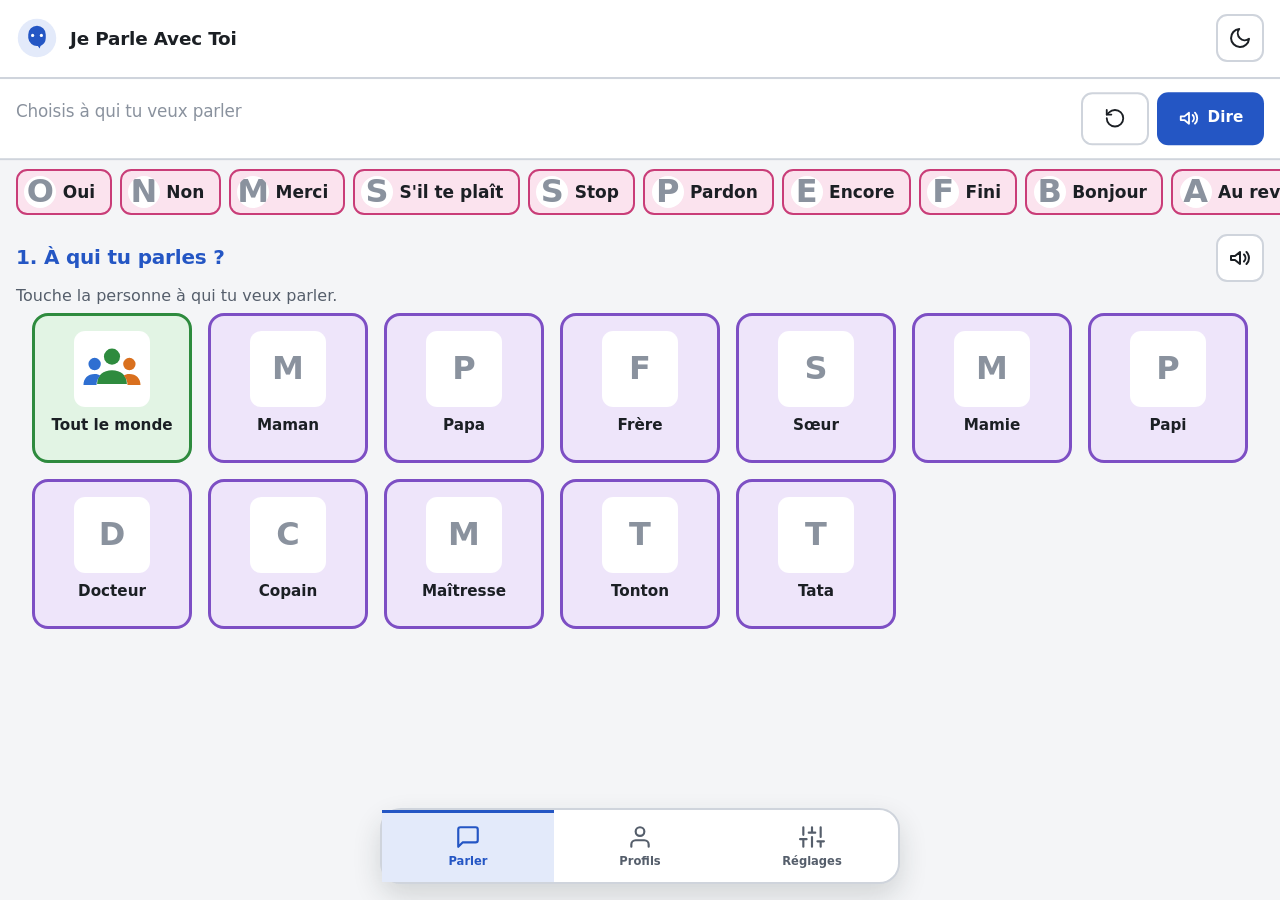
<file: versions/v7/index.html>
<!DOCTYPE html>
<html lang="fr">
<head>
<meta charset="UTF-8">
<meta name="viewport" content="width=device-width, initial-scale=1.0, maximum-scale=1, user-scalable=no, viewport-fit=cover">
<meta name="apple-mobile-web-app-capable" content="yes">
<meta name="mobile-web-app-capable" content="yes">
<meta name="apple-mobile-web-app-status-bar-style" content="default">
<meta name="apple-mobile-web-app-title" content="Je Parle Avec Toi">
<meta name="format-detection" content="telephone=no">
<title>Je Parle Avec Toi (archive v7)</title>
<meta name="theme-color" content="#2456c4">
<link rel="apple-touch-icon" href="../../icon-192.png">
<style>
*,*::before,*::after{box-sizing:border-box;margin:0;padding:0;-webkit-tap-highlight-color:transparent;}
html{-webkit-text-size-adjust:none;text-size-adjust:none;scroll-behavior:smooth;}
:root, [data-theme="light"]{
  --color-bg:#f7f6f2; --color-surface:#ffffff; --color-surface-2:#fbfbf9; --color-surface-offset:#f0eee8;
  --color-divider:#e2ded6; --color-border:#d8d3c8;
  --color-text:#26241f; --color-text-muted:#6f6a5f; --color-text-faint:#a8a297;
  --color-primary:#0d7a72; --color-primary-hover:#0a5f59; --color-primary-active:#084c47; --color-primary-highlight:#d3e9e6;
  --color-error:#b3261e; --color-error-highlight:#f6d9d6;
  --radius-sm:.5rem; --radius-md:.9rem; --radius-lg:1.4rem; --radius-xl:2rem; --radius-full:9999px;
  --shadow-sm:0 2px 6px rgba(60,50,30,.08); --shadow-md:0 6px 20px rgba(60,50,30,.12); --shadow-lg:0 16px 40px rgba(60,50,30,.18);
  --cat-bleu:#2f7dd1; --cat-bleu-bg:#dcebfa;
  --cat-vert:#3d9c4a; --cat-vert-bg:#dff3e0;
  --cat-rouge:#d64545; --cat-rouge-bg:#fadede;
  --cat-jaune:#c99416; --cat-jaune-bg:#faf1d3;
  --cat-violet:#8a5cc9; --cat-violet-bg:#ece1f8;
  --cat-orange:#e07a2c; --cat-orange-bg:#fbe6d3;
  --font-display:'Baloo 2','Comic Sans MS',sans-serif;
  --font-body:'Quicksand','Segoe UI',sans-serif;
}
[data-theme="dark"]{
  --color-bg:#181a19; --color-surface:#20221f; --color-surface-2:#252722; --color-surface-offset:#2b2d27;
  --color-divider:#33352f; --color-border:#3c3e37;
  --color-text:#eceae4; --color-text-muted:#a6a398; --color-text-faint:#726f64;
  --color-primary:#4fc7bd; --color-primary-hover:#7fd9d1; --color-primary-active:#a3e5df; --color-primary-highlight:#274642;
  --color-error:#e08b86; --color-error-highlight:#4a2d2b;
  --shadow-sm:0 2px 6px rgba(0,0,0,.3); --shadow-md:0 6px 20px rgba(0,0,0,.4); --shadow-lg:0 16px 40px rgba(0,0,0,.5);
  --cat-bleu-bg:#1d3350; --cat-vert-bg:#1d3a22; --cat-rouge-bg:#452323; --cat-jaune-bg:#453a1c; --cat-violet-bg:#33244a; --cat-orange-bg:#452c1a;
}
body{min-height:100dvh;font-family:var(--font-body);font-size:1.05rem;color:var(--color-text);background:var(--color-bg);line-height:1.5;overflow-x:hidden;}
img{display:block;max-width:100%;height:auto;}
button{font:inherit;color:inherit;cursor:pointer;background:none;border:none;}
:focus-visible{outline:3px solid var(--color-primary);outline-offset:3px;border-radius:var(--radius-sm);}
h1,h2,h3{font-family:var(--font-display);line-height:1.15;}

#app{max-width:100%;min-height:100dvh;display:flex;flex-direction:column;}
.topbar{display:flex;align-items:center;gap:.75rem;padding:.9rem 1rem;background:var(--color-surface);border-bottom:1px solid var(--color-divider);position:sticky;top:0;z-index:30;}
.logo{width:42px;height:42px;flex-shrink:0;}
.topbar h1{font-size:1.15rem;color:var(--color-primary);}
.topbar-spacer{flex:1;}
.icon-btn{width:48px;height:48px;border-radius:var(--radius-full);display:flex;align-items:center;justify-content:center;font-size:1.4rem;background:var(--color-surface-offset);transition:background .18s;}
.icon-btn:hover{background:var(--color-primary-highlight);}
.icon-btn:active{transform:scale(.94);}

.sentence-bar{display:flex;align-items:center;gap:.6rem;padding:.8rem 1rem;background:var(--color-surface-2);border-bottom:1px solid var(--color-divider);position:sticky;top:64px;z-index:29;}
.sentence-strip{flex:1;display:flex;gap:.5rem;overflow-x:auto;min-height:64px;align-items:center;padding:.25rem;}
.sentence-strip:empty::after{content:'Touche une image pour construire ta phrase';color:var(--color-text-faint);font-size:.9rem;white-space:nowrap;}
.sentence-chip{display:flex;flex-direction:column;align-items:center;gap:.15rem;background:var(--color-surface);border:2px solid var(--color-border);border-radius:var(--radius-md);padding:.3rem .5rem;min-width:52px;flex-shrink:0;box-shadow:var(--shadow-sm);animation:pop .25s ease;}
@keyframes pop{from{transform:scale(.6);opacity:0}to{transform:scale(1);opacity:1}}
.sentence-chip img{width:30px;height:30px;object-fit:contain;}
.sentence-chip .label{font-size:.65rem;font-weight:600;color:var(--color-text-muted);white-space:nowrap;}
.bar-actions{display:flex;gap:.5rem;flex-shrink:0;}
.btn{font-family:var(--font-body);font-weight:700;border-radius:var(--radius-full);padding:.85rem 1.3rem;font-size:.95rem;display:inline-flex;align-items:center;gap:.5rem;transition:background .18s,transform .12s;min-height:48px;}
.btn:active{transform:scale(.96);}
.btn-primary{background:var(--color-primary);color:#fff;box-shadow:var(--shadow-sm);}
.btn-primary:hover{background:var(--color-primary-hover);}
.btn-ghost{background:var(--color-surface-offset);color:var(--color-text);}
.btn-ghost:hover{background:var(--color-error-highlight);color:var(--color-error);}

.cat-tabs{display:flex;gap:.6rem;padding:.9rem 1rem;overflow-x:auto;background:var(--color-bg);}
.cat-tab{flex-shrink:0;display:flex;align-items:center;gap:.5rem;padding:.7rem 1.1rem;border-radius:var(--radius-full);font-weight:700;font-family:var(--font-display);font-size:.95rem;border:2px solid transparent;min-height:48px;white-space:nowrap;transition:transform .15s;}
.cat-tab:active{transform:scale(.95);}
.cat-tab.active{border-color:currentColor;box-shadow:var(--shadow-sm);}

main{flex:1;padding:0 1rem 6.5rem;}
.board-grid{display:grid;grid-template-columns:repeat(auto-fill,minmax(min(140px,100%),1fr));gap:1rem;padding-top:.25rem;}
.pic-card{position:relative;background:var(--color-surface);border:2px solid var(--color-border);border-radius:var(--radius-lg);padding:.9rem .6rem 1rem;display:flex;flex-direction:column;align-items:center;gap:.5rem;min-height:150px;box-shadow:var(--shadow-sm);transition:transform .15s,box-shadow .15s;}
.pic-card:active{transform:scale(.94);box-shadow:var(--shadow-md);}
.pic-card .strip{position:absolute;top:0;left:0;right:0;height:8px;border-radius:var(--radius-lg) var(--radius-lg) 0 0;}
.pic-card .pic-img-wrap{width:76px;height:76px;border-radius:var(--radius-md);display:flex;align-items:center;justify-content:center;background:var(--color-surface-offset);overflow:hidden;}
.pic-card .pic-img-wrap img{width:100%;height:100%;object-fit:contain;padding:4px;}
.pic-card .pic-label{font-family:var(--font-display);font-weight:700;font-size:.95rem;text-align:center;}

.bottom-nav{position:fixed;bottom:0;left:0;right:0;display:flex;background:var(--color-surface);border-top:1px solid var(--color-divider);z-index:40;padding-bottom:env(safe-area-inset-bottom);}
.nav-btn{flex:1;display:flex;flex-direction:column;align-items:center;gap:.2rem;padding:.7rem 0;font-size:1.4rem;color:var(--color-text-muted);min-height:64px;}
.nav-btn span{font-size:.72rem;font-weight:600;font-family:var(--font-body);}
.nav-btn.active{color:var(--color-primary);}

.screen{display:none;}
.screen.active{display:block;animation:fadein .25s ease;}
@keyframes fadein{from{opacity:0}to{opacity:1}}

.profile-screen{padding:2rem 1.25rem 6rem;max-width:640px;margin:0 auto;}
.profile-screen h2{font-size:1.6rem;margin-bottom:.4rem;}
.profile-screen p.sub{color:var(--color-text-muted);margin-bottom:1.5rem;}
.profile-grid{display:grid;grid-template-columns:repeat(auto-fill,minmax(140px,1fr));gap:1rem;}
.profile-card{background:var(--color-surface);border:2px solid var(--color-border);border-radius:var(--radius-xl);padding:1.2rem;display:flex;flex-direction:column;align-items:center;gap:.6rem;box-shadow:var(--shadow-sm);}
.profile-avatar{width:74px;height:74px;border-radius:var(--radius-full);background:var(--color-primary-highlight);display:flex;align-items:center;justify-content:center;font-size:2rem;}
.profile-name{font-family:var(--font-display);font-weight:700;}
.add-profile-card{border-style:dashed;color:var(--color-text-muted);justify-content:center;}

.settings-screen{padding:1.5rem 1.25rem 6rem;max-width:720px;margin:0 auto;}
.settings-screen h2{font-size:1.4rem;margin-bottom:1rem;}
.settings-section{background:var(--color-surface);border:1px solid var(--color-divider);border-radius:var(--radius-lg);padding:1.2rem;margin-bottom:1.2rem;box-shadow:var(--shadow-sm);}
.settings-section h3{font-size:1.05rem;margin-bottom:.8rem;color:var(--color-primary);}
.field{margin-bottom:1rem;}
.field label{display:block;font-weight:600;font-size:.9rem;margin-bottom:.4rem;color:var(--color-text-muted);}
.field input,.field select{width:100%;padding:.75rem .9rem;border:1px solid var(--color-border);border-radius:var(--radius-md);background:var(--color-surface-2);font-family:var(--font-body);font-size:1rem;min-height:48px;}
.field input[type=file]{padding:.5rem;}
.field input:focus{border-color:var(--color-primary);}
.row-flex{display:flex;gap:.75rem;flex-wrap:wrap;}
.chip-select{display:flex;gap:.5rem;flex-wrap:wrap;}
.chip-select button{padding:.55rem 1rem;border-radius:var(--radius-full);border:2px solid var(--color-border);font-weight:700;font-size:.85rem;}
.chip-select button.selected{border-color:currentColor;box-shadow:var(--shadow-sm);}
.card-list{display:flex;flex-direction:column;gap:.6rem;max-height:320px;overflow-y:auto;}
.card-list-item{display:flex;align-items:center;gap:.8rem;padding:.6rem .8rem;background:var(--color-surface-2);border-radius:var(--radius-md);border:1px solid var(--color-divider);}
.card-list-item img{width:36px;height:36px;object-fit:contain;}
.card-list-item .meta{flex:1;}
.card-list-item .meta .n{font-weight:700;}
.card-list-item .meta .c{font-size:.8rem;color:var(--color-text-muted);}
.card-list-item .del{color:var(--color-error);font-size:1.3rem;padding:.4rem;}

.lock-banner{position:fixed;inset:0;background:var(--color-bg);z-index:60;display:flex;align-items:center;justify-content:center;flex-direction:column;gap:1rem;padding:2rem;text-align:center;}
.lock-banner.hidden{display:none;}
.lock-banner .lock-icon{font-size:3rem;}
.pin-inputs{display:flex;gap:.6rem;}
.pin-inputs input{width:52px;height:60px;text-align:center;font-size:1.6rem;border-radius:var(--radius-md);border:2px solid var(--color-border);background:var(--color-surface);}

.empty-state{display:flex;flex-direction:column;align-items:center;text-align:center;padding:3rem 1rem;color:var(--color-text-muted);}
.empty-state .ic{font-size:2.6rem;margin-bottom:.8rem;}

.toast{position:fixed;bottom:90px;left:50%;transform:translateX(-50%) translateY(20px);background:var(--color-primary);color:#fff;padding:.8rem 1.3rem;border-radius:var(--radius-full);font-weight:700;box-shadow:var(--shadow-md);z-index:80;opacity:0;transition:opacity .25s,transform .25s;pointer-events:none;}
.toast.show{opacity:1;transform:translateX(-50%) translateY(0);}

@media (prefers-reduced-motion:reduce){*,*::before,*::after{animation-duration:.01ms!important;transition-duration:.01ms!important;}}
@media (min-width:768px){main{padding:0 2rem 2rem;} .bottom-nav{max-width:520px;left:50%;transform:translateX(-50%);border-radius:var(--radius-full);bottom:1rem;box-shadow:var(--shadow-lg);border:1px solid var(--color-divider);}}

html,body{-webkit-touch-callout:none}
body{min-height:100vh;min-height:100dvh;-webkit-user-select:none;user-select:none;overscroll-behavior-y:none;padding-left:env(safe-area-inset-left);padding-right:env(safe-area-inset-right)}
#app{min-height:100vh;min-height:100dvh}
button,.pic-card,.nav-btn{touch-action:manipulation;-webkit-appearance:none;appearance:none}
input,select{-webkit-appearance:none;appearance:none;font-size:16px}
input[type=text],input[type=tel],input[type=search],select{-webkit-user-select:text;user-select:text}
input[type=search]{width:100%;padding:.75rem .9rem;border:1px solid var(--color-border);border-radius:var(--radius-md);background:var(--color-surface-2);color:var(--color-text);min-height:48px;font-family:var(--font-body)}
.topbar{padding-top:calc(.9rem + env(safe-area-inset-top))}
.lock-banner{top:0;right:0;bottom:0;left:0}
.cat-tabs,.quick,.crumbs,.chips{-webkit-overflow-scrolling:touch;scrollbar-width:none}
.cat-tabs::-webkit-scrollbar,.quick::-webkit-scrollbar,.crumbs::-webkit-scrollbar,.chips::-webkit-scrollbar{display:none}
.ic{display:inline-flex;align-items:center;justify-content:center;line-height:0}
.ic svg{width:22px;height:22px}
.nav-btn .ic svg{width:26px;height:26px}
.icon-btn .ic svg{width:24px;height:24px}
.sentence-bar{display:block;padding:.7rem 1rem;top:var(--tb,64px)}
.sentence-row{display:flex;align-items:center;gap:.6rem}
.sentence-text{flex:1;font-family:var(--font-display);font-weight:700;font-size:1.45rem;min-height:2.2rem;line-height:1.2}
.sentence-text.empty{color:var(--color-text-faint);font-size:1rem;font-weight:500}
.crumbs{display:flex;gap:.4rem;overflow-x:auto;padding-top:.5rem}
.crumbs:empty{display:none}
.crumb{display:flex;align-items:center;gap:.35rem;flex-shrink:0;padding:.25rem .7rem .25rem .3rem;border-radius:var(--radius-full);font-weight:700;font-size:.85rem;border:2px solid currentColor}
.crumb .ci{width:28px;height:28px;display:flex;align-items:center;justify-content:center;background:#fff;border-radius:50%;overflow:hidden}
.crumb .ci img{width:24px;height:24px;object-fit:contain}
.quick{display:flex;gap:.5rem;overflow-x:auto;padding:.6rem 1rem}
.quick button{flex-shrink:0;display:flex;align-items:center;gap:.4rem;padding:.3rem .9rem .3rem .4rem;border-radius:var(--radius-full);background:var(--cat-jaune-bg);color:var(--cat-jaune);font-weight:700;font-family:var(--font-display);min-height:44px}
.quick button:active{transform:scale(.94)}
.quick .qi{display:flex;width:32px;height:32px;align-items:center;justify-content:center;background:#fff;border-radius:50%;overflow:hidden}
.quick img{width:26px;height:26px;object-fit:contain}
.flow-head{display:flex;align-items:center;gap:.7rem;padding:.6rem 1rem 0}
.flow-title{flex:1;font-family:var(--font-display);font-size:1.3rem;font-weight:700;color:var(--color-primary)}
.pic-img-wrap{font-size:2rem;background:#fff}
.pic-img-wrap img{width:100%;height:100%;object-fit:contain;padding:4px}
.ph{font-family:var(--font-display);font-weight:800;color:var(--color-text-faint);font-size:2rem}
.cat-tab img{width:26px;height:26px;object-fit:contain;background:#fff;border-radius:50%;padding:2px}
.pic-sub{font-size:.75rem;color:var(--color-text-muted);text-align:center;margin-top:-.3rem}
.done-box{grid-column:1/-1;text-align:center;padding:1.5rem 0;display:flex;flex-direction:column;gap:1rem;align-items:center}
.skip-box{grid-column:1/-1;display:flex;justify-content:center;padding-top:.5rem}
.profile-card.current{border-color:var(--color-primary)}
.profile-avatar{font-family:var(--font-display);font-weight:800;color:#fff;font-size:1.9rem}
.card-list-item select{padding:.4rem;border-radius:var(--radius-sm);border:1px solid var(--color-border);background:var(--color-surface);color:var(--color-text)}
.card-list-item .ci2{width:40px;height:40px;display:flex;align-items:center;justify-content:center;background:#fff;border-radius:8px;flex-shrink:0;overflow:hidden}
.card-list-item .ci2 img{width:34px;height:34px}
.card-list-item .del,.card-list-item .act{display:flex;align-items:center;padding:.4rem}
.card-list-item .act{color:var(--color-text-muted)}
.lock-icon svg{width:48px;height:48px}
.toast{bottom:calc(90px + env(safe-area-inset-bottom))}
.type-grid{display:grid;grid-template-columns:repeat(auto-fill,minmax(120px,1fr));gap:.6rem}
.type-btn{display:flex;flex-direction:column;align-items:center;gap:.2rem;padding:.6rem .4rem;border-radius:var(--radius-md);border:2px solid var(--color-border);background:var(--color-surface);text-align:center;font-weight:700;font-size:.85rem}
.type-btn .ti{width:44px;height:44px;display:flex;align-items:center;justify-content:center;background:#fff;border-radius:8px}
.type-btn img{width:38px;height:38px;object-fit:contain}
.type-btn small{font-weight:500;color:var(--color-text-muted);font-size:.7rem;line-height:1.2}
.type-btn.on,.seg button.on,.chip.on{border-color:var(--color-primary);background:var(--color-primary-highlight);color:var(--color-primary)}
.seg{display:flex;gap:.5rem;flex-wrap:wrap}
.seg button,.chip{padding:.55rem 1rem;border-radius:var(--radius-full);border:2px solid var(--color-border);font-weight:700;font-size:.85rem;background:var(--color-surface);min-height:44px}
.chips{display:flex;gap:.5rem;overflow-x:auto;padding:.7rem 0}
.chip{flex-shrink:0;min-height:40px}
.editor{border:2px solid var(--color-primary);border-radius:var(--radius-lg);padding:1rem;margin:1rem 0;background:var(--color-surface-2)}
.editor h3{margin-bottom:.8rem}
.img-pick{display:flex;align-items:center;gap:.6rem;justify-content:center;margin-bottom:.7rem}
.img-prev{width:110px;height:110px;border-radius:var(--radius-md);background:#fff;border:1px solid var(--color-border);display:flex;align-items:center;justify-content:center;overflow:hidden}
.img-prev img{width:100%;height:100%;object-fit:contain;padding:6px}
.preview{background:var(--color-primary-highlight);color:var(--color-primary);padding:.7rem 1rem;border-radius:var(--radius-md);font-weight:700;margin-bottom:1rem}
details.grp{margin-bottom:.6rem;border:1px solid var(--color-divider);border-radius:var(--radius-md);background:var(--color-surface-2)}
details.grp>summary{padding:.8rem 1rem;font-weight:700;cursor:pointer;list-style:none;display:flex;justify-content:space-between}
details.grp>summary::-webkit-details-marker{display:none}
details.grp .rows{padding:0 .6rem .6rem;display:flex;flex-direction:column;gap:.5rem}
.hint{font-size:.8rem;color:var(--color-text-muted);margin-top:.3rem}

/* ===== v6 : rendu plus sobre, plus tactile ===== */
:root,[data-theme="light"]{--color-bg:#f5f0e6;--color-surface:#fffdf8;--color-surface-2:#faf6ec;--color-surface-offset:#ece5d5;--color-divider:#ded5c0;--color-border:#cfc4aa;--color-text:#1f2a2e;--color-text-muted:#5b6469;--color-text-faint:#8c9290;--color-primary:#0d7a72;--color-primary-hover:#0a625c;--color-primary-active:#084c47;--color-primary-highlight:#d6e8e3;--radius-sm:.4rem;--radius-md:.7rem;--radius-lg:1rem;--radius-xl:1.3rem;--shadow-sm:0 2px 0 rgba(31,42,46,.10);--shadow-md:0 3px 0 rgba(31,42,46,.14);--shadow-lg:0 12px 28px rgba(31,42,46,.16);--font-display:'Lexend','Atkinson Hyperlegible',system-ui,sans-serif;--font-body:'Atkinson Hyperlegible','Segoe UI',system-ui,sans-serif}
[data-theme="dark"]{--color-bg:#14181a;--color-surface:#1c2123;--color-surface-2:#21282a;--color-surface-offset:#2a3235;--color-divider:#2f383b;--color-border:#3d484c;--color-text:#eceae4;--color-text-muted:#a9aea9;--color-text-faint:#757c78;--color-primary:#4fc7bd;--color-primary-hover:#7fd9d1;--color-primary-active:#a3e5df;--color-primary-highlight:#254541;--shadow-sm:0 2px 0 rgba(0,0,0,.35);--shadow-md:0 3px 0 rgba(0,0,0,.4)}
body{font-family:var(--font-body);font-size:1.0625rem;line-height:1.55}
h1,h2,h3,.btn,.cat-tab,.pic-label,.flow-title,.crumb,.profile-name{font-family:var(--font-display)}
.topbar{border-bottom:2px solid var(--color-border)}
.topbar h1{font-weight:700;letter-spacing:-.01em}
.btn,.icon-btn,.cat-tab,.crumb,.chip,.seg button,.quick button,.type-btn,.int-row .btn{border-radius:var(--radius-md)}
.btn{font-weight:600;letter-spacing:0}
.btn-primary{box-shadow:0 3px 0 var(--color-primary-active)}
.btn-primary:active{transform:translateY(2px);box-shadow:0 1px 0 var(--color-primary-active)}
.btn-ghost{border:2px solid var(--color-border);background:var(--color-surface)}
.icon-btn{border:2px solid var(--color-border);background:var(--color-surface)}
.sentence-bar{background:var(--color-surface);border-bottom:2px solid var(--color-border);padding:.8rem 1rem}
.sentence-text{font-family:var(--font-display);font-weight:600;font-size:1.7rem;line-height:1.3;letter-spacing:-.01em;color:var(--color-text)}
.sentence-text.empty{font-size:1.05rem}
.sentence-text .placeholder{font-size:1.05rem;font-weight:500;color:var(--color-text-faint)}
.sentence-text .blank{display:inline-block;min-width:3.2ch;height:1em;margin:0 .1em;border-bottom:3px dashed var(--color-primary);vertical-align:-.12em}
.flow-title{font-weight:700;font-size:1.25rem;letter-spacing:-.01em}
.flow-hint{padding:.15rem 1rem 0;color:var(--color-text-muted);font-size:1rem}
.pic-card{border:2px solid var(--color-border);border-radius:var(--radius-lg);box-shadow:0 4px 0 var(--color-border);gap:.6rem}
.pic-card:active{transform:translateY(3px);box-shadow:0 1px 0 var(--color-border)}
.pic-card .strip{height:7px}
.pic-img-wrap{background:#fff;border:1px solid var(--color-divider);border-radius:var(--radius-md)}
.pic-label{font-weight:600;font-size:1rem;line-height:1.25}
.board-grid.big{grid-template-columns:repeat(auto-fill,minmax(160px,1fr))}
.board-grid.big .pic-card{min-height:200px}
.board-grid.big .pic-img-wrap{width:104px;height:104px}
.board-grid.big .pic-label{font-size:1.2rem}
.board-grid.big .pic-sub{font-size:.85rem}
.cat-tab{border:2px solid transparent;font-weight:600}
.cat-tab.active{border-color:currentColor;box-shadow:0 3px 0 currentColor}
.crumb{border-width:2px}
.bottom-nav{border-top:2px solid var(--color-border);background:var(--color-surface)}
.nav-btn{border-top:3px solid transparent}
.nav-btn.active{border-top-color:var(--color-primary);background:var(--color-primary-highlight)}
@media (min-width:768px){.bottom-nav{border-radius:var(--radius-xl);border:2px solid var(--color-border)}}
.settings-section,.editor,details.grp,.le-row,.card-list-item{border-radius:var(--radius-lg)}
.settings-section{border:2px solid var(--color-divider);box-shadow:none}
.final-sentence{font-family:var(--font-display);font-weight:600;font-size:1.9rem;line-height:1.3;max-width:24ch;margin:.2rem auto .4rem}
.isvg{width:100%;height:100%;display:block;padding:6px}
.crumb .ci svg{width:24px;height:24px;padding:0}
.cat-tab svg{width:26px;height:26px;padding:0;background:#fff;border-radius:50%}
.ci2 svg{width:34px;height:34px;padding:0}
.img-prev svg{width:90%;height:90%;padding:0}
.btn.small{min-height:38px;padding:.4rem .9rem;font-size:.8rem}
.int-row{flex-wrap:wrap}
.int-row .meta .c{display:block}
.int-row.off{opacity:.55}
.int-row .acts{display:flex;gap:.35rem;flex-wrap:wrap;justify-content:flex-end}
.le-row{display:flex;align-items:center;gap:.6rem;padding:.5rem .7rem;background:var(--color-surface);border:1px solid var(--color-divider);margin-bottom:.45rem}
.le-row .meta{flex:1;font-weight:700}
.le-row .meta small{display:block;font-weight:500;color:var(--color-text-muted)}
.level-help{background:var(--color-primary-highlight);border-radius:var(--radius-md);padding:.6rem .9rem;margin-bottom:.9rem;font-size:.85rem}
.level-help p{margin:.15rem 0}
.pf-row{display:flex;gap:.4rem;flex-wrap:wrap}
/* ===== v7 : couleurs Fitzgerald, style sobre, réglages par usager ===== */
:root,[data-theme="light"]{--color-bg:#f4f5f7;--color-surface:#ffffff;--color-surface-2:#f8f9fb;--color-surface-offset:#eceef2;--color-divider:#e1e4ea;--color-border:#cfd4dc;--color-text:#1b1f24;--color-text-muted:#555e6b;--color-text-faint:#8a929e;--color-primary:#2456c4;--color-primary-hover:#1c46a3;--color-primary-active:#153782;--color-primary-highlight:#e3eafa;--on-primary:#ffffff;
 --font-display:system-ui,-apple-system,'Segoe UI',Roboto,'Helvetica Neue',Arial,sans-serif;--font-body:system-ui,-apple-system,'Segoe UI',Roboto,'Helvetica Neue',Arial,sans-serif;
 --cat-jaune:#b98a00;--cat-jaune-bg:#fdf3cf;--cat-vert:#2e8b3e;--cat-vert-bg:#e2f4e4;--cat-bleu:#2f6fd1;--cat-bleu-bg:#e0ecfb;--cat-orange:#d9701e;--cat-orange-bg:#fde9d6;--cat-violet:#7d4fc4;--cat-violet-bg:#eee5fa;--cat-rouge:#cc3a3a;--cat-rouge-bg:#fbe1e1;--cat-rose:#c93d78;--cat-rose-bg:#fbe3ee}
[data-theme="dark"]{--color-bg:#111418;--color-surface:#1a1e24;--color-surface-2:#1f242b;--color-surface-offset:#272d35;--color-divider:#2c333c;--color-border:#3a424d;--color-text:#eef0f3;--color-text-muted:#a7afba;--color-text-faint:#737c88;--color-primary:#8fb0ff;--color-primary-hover:#b0c8ff;--color-primary-active:#cfdcff;--color-primary-highlight:#22324f;--on-primary:#0c1a33;
 --cat-jaune-bg:#3d3414;--cat-vert-bg:#18361e;--cat-bleu-bg:#182c4a;--cat-orange-bg:#40280f;--cat-violet-bg:#2e2246;--cat-rouge-bg:#432121;--cat-rose-bg:#42202f}
.btn-primary{color:var(--on-primary);box-shadow:none}.btn-primary:active{transform:scale(.97);box-shadow:none}
.toast{color:var(--on-primary)}
.topbar h1{color:var(--color-text)}
.pic-card{background:var(--cc-bg,var(--color-surface));border:3px solid var(--cc,var(--color-border));box-shadow:none;border-radius:16px}
.pic-card:active{transform:scale(.97);box-shadow:none}
.pic-card .strip{display:none}
.pic-card .pic-img-wrap{border-color:transparent;background:#fff}
.quick button{background:var(--cat-rose-bg);color:var(--color-text);border:2px solid var(--cat-rose)}
.cat-tab{color:var(--color-text)!important;border-color:var(--cc,transparent)}
.cat-tab.active{box-shadow:none;border-width:3px;border-color:var(--color-text)}
body[data-size="s"] .board-grid,body[data-size="s"] .board-grid.big{grid-template-columns:repeat(auto-fill,minmax(105px,1fr));gap:.6rem}
body[data-size="s"] .pic-card{min-height:118px;padding:.6rem .4rem}
body[data-size="s"] .pic-card .pic-img-wrap{width:62px;height:62px}
body[data-size="s"] .pic-label{font-size:.9rem}
body[data-size="l"] .board-grid,body[data-size="l"] .board-grid.big{grid-template-columns:repeat(auto-fill,minmax(165px,1fr))}
body[data-size="l"] .pic-card{min-height:210px}
body[data-size="l"] .pic-card .pic-img-wrap{width:120px;height:120px}
body[data-size="l"] .pic-label{font-size:1.25rem}
.pic-card.pressing::after{content:'';position:absolute;left:10px;right:10px;bottom:7px;height:7px;border-radius:4px;background:var(--cc,var(--color-primary));transform-origin:left;animation:holdfill var(--hold,0ms) linear forwards}
@keyframes holdfill{from{transform:scaleX(0)}to{transform:scaleX(1)}}
@media (min-width:768px){main{padding-bottom:7rem}}
body.kid #themeToggle,body.kid .nav-btn[data-screen="profiles"]{display:none}
#profileList{max-height:none;overflow:visible}
.pf-card{border:2px solid var(--color-divider);border-radius:var(--radius-lg);padding:.8rem;background:var(--color-surface-2)}
.pf-head{display:flex;align-items:center;gap:.7rem;margin-bottom:.6rem}
.pf-head .n{flex:1;font-weight:700;font-size:1.05rem}
.pf-head .del{color:var(--color-error);display:flex;padding:.4rem}
.pf-grid{display:grid;grid-template-columns:repeat(auto-fill,minmax(210px,1fr));gap:.6rem}
.pf-f{display:flex;flex-direction:column;gap:.25rem;font-size:.85rem;color:var(--color-text-muted);font-weight:600}
.pf-f select{padding:.6rem .7rem;border:1px solid var(--color-border);border-radius:var(--radius-md);background:var(--color-surface);color:var(--color-text);font-size:16px;min-height:44px;-webkit-appearance:menulist;appearance:auto}
</style>
</head>
<body>
<div id="app">
<header class="topbar" id="topbar">
<svg class="logo" viewBox="0 0 48 48" fill="none" aria-label="Logo Je Parle Avec Toi"><circle cx="24" cy="24" r="22" fill="var(--color-primary-highlight)"/><path d="M14 20a10 10 0 0 1 20 0v4a10 10 0 0 1-6 9l-1 3-2-3a10 10 0 0 1-11-9z" fill="var(--color-primary)"/><circle cx="19" cy="21" r="1.8" fill="var(--color-surface)"/><circle cx="29" cy="21" r="1.8" fill="var(--color-surface)"/></svg>
<h1>Je Parle Avec Toi</h1><div class="topbar-spacer"></div>
<button class="icon-btn" id="themeToggle" aria-label="Changer de thème"><i class="ic" id="themeIcon"></i></button>
</header>
<section class="screen active" id="screen-board">
<div class="sentence-bar">
<div class="sentence-row">
<div class="sentence-text empty" id="sentenceText" aria-live="polite"></div>
<div class="bar-actions">
<button class="btn btn-ghost" id="clearSentence" aria-label="Recommencer"><i class="ic" data-ic="reset"></i></button>
<button class="btn btn-primary" id="speakSentence" aria-label="Dire ma phrase"><i class="ic" data-ic="speaker"></i>Dire</button>
</div></div>
<div class="crumbs" id="crumbs"></div>
</div>
<div class="quick" id="quickRow" aria-label="Mots rapides"></div>
<div class="flow-head"><button class="btn btn-ghost" id="backBtn" style="display:none" aria-label="Retour"><i class="ic" data-ic="back"></i>Retour</button><div class="flow-title" id="flowTitle"></div><button class="icon-btn" id="hintSpeak" aria-label="Écouter la consigne"><i class="ic" data-ic="speaker"></i></button></div>
<p class="flow-hint" id="flowHint"></p>
<div class="cat-tabs" id="catTabs" role="tablist"></div>
<main><div class="board-grid" id="boardGrid"></div></main>
</section>
<section class="screen" id="screen-profiles"><div class="profile-screen"><h2>Qui utilise l'application ?</h2><p class="sub">Touche ton profil pour commencer.</p><div class="profile-grid" id="profileGrid"></div></div></section>
<section class="screen" id="screen-settings"><div class="settings-screen"><h2>Personnalisation</h2>

<div class="settings-section" id="secIntents"><h3>Étape 2 : « Que veux-tu dire ? »</h3>
<p class="hint" style="margin-bottom:.8rem">Ce sont les grandes images de l'étape 2. Pour chacune : choisis les images de l'étape 3 (bouton « Images »), change son dessin, son niveau, masque-la, change l'ordre, ou crées-en de nouvelles.</p>
<button class="btn btn-primary" id="openAddIntent"><i class="ic" data-ic="plus"></i>Ajouter un « Que veux-tu dire ? »</button>
<div class="editor" id="listEditor" style="display:none"><h3 id="leTitle">Images</h3>
<p class="hint" style="margin-bottom:.8rem">Ces images s'affichent en premier à l'étape 3.</p>
<div id="leItems"></div>
<div class="row-flex" style="margin-top:.6rem"><button class="btn btn-primary" id="leAddExisting"><i class="ic" data-ic="plus"></i>Ajouter une image existante</button><button class="btn btn-ghost" id="leCreate">Créer un nouveau mot</button></div>
<div id="lePicker" style="display:none;margin-top:.8rem"><input type="search" id="leSearch" placeholder="Rechercher un mot"><div class="chips" id="leKinds"></div><div id="leCandidates"></div></div>
<div class="row-flex" style="margin-top:.8rem"><button class="btn btn-primary" id="leDone">Terminé</button></div></div>
<div class="editor" id="intEditor" style="display:none"><h3 id="inTitle">Nouveau</h3>
<div id="inCustom">
<div class="field"><label>1. Début de la phrase</label><div class="seg" id="inPresets"></div>
<input type="text" id="inVerb" placeholder="Ou écris le verbe : voudrais, préfère, adore…" autocapitalize="none" style="margin-top:.6rem">
<p class="hint">La phrase commencera par « Je » : Je voudrais, J'adore…</p></div>
<div class="field"><label>2. Qu'est-ce qui peut suivre ?</label><div class="seg" id="inStyle"></div></div>
<div class="field"><label>3. Phrase négative ?</label><div class="seg" id="inNeg"></div></div></div>
<div class="field"><label>Visible à partir du niveau</label><div class="seg" id="inLvl"></div></div>
<div class="field"><label>Couleur</label><div class="seg" id="inColor"></div></div>
<div class="field"><label>Image</label>
<div class="img-pick"><button class="icon-btn" id="inPrev" aria-label="Image précédente"><i class="ic" data-ic="back"></i></button><div class="img-prev" id="inImg"></div><button class="icon-btn" id="inNext" aria-label="Image suivante"><i class="ic" data-ic="next"></i></button></div>
<div class="row-flex"><input type="search" id="inQ" placeholder="Chercher un pictogramme (ex : besoin)" style="flex:1;min-width:140px"><button class="btn btn-ghost" id="inSearch">Chercher</button></div>
<div class="row-flex" style="margin-top:.6rem"><label class="btn btn-ghost" for="inPhoto">Utiliser ma photo</label><input type="file" id="inPhoto" accept="image/*" style="display:none"><button class="btn btn-ghost" id="inResetImg">Dessin d'origine</button></div>
<p class="hint" id="inHint"></p></div>
<div class="field"><label for="inSub">Petit texte sous l'image (facultatif)</label><input type="text" id="inSub" placeholder="Ex : Je demande quelque chose"></div>
<div class="preview" id="inPreview"></div>
<div class="row-flex"><button class="btn btn-primary" id="inSave">Enregistrer</button><button class="btn btn-ghost" id="inCancel">Annuler</button></div></div>
<div id="intentsList" style="margin-top:.8rem"></div>
<button class="btn btn-ghost" id="resetIntents" style="margin-top:.6rem">Tout remettre comme au départ</button></div>

<div class="settings-section"><h3>Pictogrammes</h3>
<div class="row-flex"><input type="search" id="cardSearch" placeholder="Rechercher un mot" style="flex:1;min-width:140px"><button class="btn btn-primary" id="openAdd"><i class="ic" data-ic="plus"></i>Ajouter un mot</button></div>
<div class="chips" id="kindFilter"></div>

<div class="editor" id="editor" style="display:none">
<h3 id="edTitle">Nouveau mot</h3>
<div class="field"><label for="edLabel">1. Le mot</label><input type="text" id="edLabel" placeholder="Ex : Fromage" autocomplete="off" autocapitalize="sentences"></div>
<div class="field" id="edTypeWrap"><label>2. Quel type de mot ?</label><div class="type-grid" id="edTypes"></div></div>
<div class="field" id="edOpts"></div>
<div class="field"><label>3. L'image</label>
<div class="img-pick"><button class="icon-btn" id="edPrev" aria-label="Image précédente"><i class="ic" data-ic="back"></i></button><div class="img-prev" id="edImg"></div><button class="icon-btn" id="edNext" aria-label="Image suivante"><i class="ic" data-ic="next"></i></button></div>
<div class="row-flex"><input type="search" id="edQ" placeholder="Chercher une autre image" style="flex:1;min-width:140px"><button class="btn btn-ghost" id="edSearch">Chercher</button></div>
<div class="row-flex" style="margin-top:.6rem"><label class="btn btn-ghost" for="edPhoto">Utiliser ma photo</label><input type="file" id="edPhoto" accept="image/*" style="display:none"></div>
<p class="hint" id="edHint"></p></div>
<div class="preview" id="edPreview"></div>
<div class="row-flex"><button class="btn btn-primary" id="edSave">Enregistrer</button><button class="btn btn-ghost" id="edCancel">Annuler</button></div>
</div>

<div id="cardsList"></div>
<div class="row-flex" style="margin-top:.8rem"><button class="btn btn-ghost" id="restoreDeleted">Rétablir les mots supprimés</button><button class="btn btn-ghost" id="repairPics">Relancer la recherche des images</button></div>
</div>

<div class="settings-section"><h3>Profils</h3>
<p class="hint" style="margin-bottom:.8rem">Garçon ou fille : sert aux accords (« Je suis content / contente »). Le niveau règle ce que l'enfant voit. Chaque profil a aussi ses propres réglages : taille des images, voix, façon de toucher.</p><div class="level-help"><p><b>Niveau 1</b> : Je veux, J'ai mal, Je ne veux pas, Je me sens. Grandes images conseillées.</p><p><b>Niveau 2</b> : ajoute Je vois, J'ai besoin de, J'ai envie de, J'aime, Je n'aime pas, Où est… ?</p><p><b>Niveau 3</b> : ajoute Je peux… ?, C'est…, J'ai fait, Je vais, et les précisions (couleurs, tailles) pour ceux qui lisent.</p></div>
<div class="card-list" id="profileList"></div>
<div class="field" style="margin-top:1rem"><label for="newProfileName">Ajouter un profil enfant</label>
<div class="row-flex"><input type="text" id="newProfileName" placeholder="Prénom de l'enfant" style="flex:1"><select id="newProfileGender" style="width:auto"><option value="m">Garçon</option><option value="f">Fille</option></select><select id="newProfileLevel" style="width:auto"><option value="1">Niveau 1</option><option value="2" selected>Niveau 2</option><option value="3">Niveau 3</option></select><button class="btn btn-primary" id="addProfileBtn">Ajouter</button></div></div></div>

<div class="settings-section"><h3>Interface</h3><div class="field"><label>Thème</label><div class="row-flex"><button class="btn btn-ghost" id="lightModeBtn"><i class="ic" data-ic="sun"></i>Clair</button><button class="btn btn-ghost" id="darkModeBtn"><i class="ic" data-ic="moon"></i>Sombre</button></div></div>
<div class="field"><label for="voiceRate">Vitesse de la voix</label><input type="range" id="voiceRate" min="0.5" max="1.5" step="0.1" value="0.9"></div>
<div class="field"><label for="voicePitch">Ton de la voix</label><input type="range" id="voicePitch" min="0.8" max="1.3" step="0.05" value="1.05"></div>
<div class="field"><label for="voiceSel">Voix</label><select id="voiceSel"></select><p class="hint" id="voiceHint"></p></div>
<button class="btn btn-ghost" id="testVoice"><i class="ic" data-ic="speaker"></i>Écouter un exemple</button></div>
<div class="settings-section"><h3>Mode enfant</h3><p style="color:var(--color-text-muted);margin-bottom:.8rem;font-size:.9rem">Une fois activé, l'enfant ne voit plus les réglages, les profils ni le bouton de thème. Le code parent permet de revenir ici.</p><div class="field"><label for="pinNew">Code parent (4 chiffres)</label><div class="row-flex"><input type="tel" inputmode="numeric" maxlength="4" id="pinNew" placeholder="Nouveau code" style="max-width:170px"><button class="btn btn-ghost" id="pinSave">Changer le code</button></div><p class="hint" id="pinHint"></p></div><button class="btn btn-primary" id="enableKidMode"><i class="ic" data-ic="lock"></i>Activer le mode enfant</button></div>
<p class="hint" id="verTag" style="text-align:center;margin-top:1rem"></p>
</div></section>
<nav class="bottom-nav" aria-label="Navigation principale">
<button class="nav-btn active" data-screen="board" aria-label="Parler"><i class="ic" data-ic="chat"></i><span>Parler</span></button>
<button class="nav-btn" data-screen="profiles" aria-label="Profils"><i class="ic" data-ic="user"></i><span>Profils</span></button>
<button class="nav-btn" data-screen="settings" id="navSettings" aria-label="Réglages"><i class="ic" data-ic="sliders"></i><span>Réglages</span></button>
</nav>
</div>
<div class="lock-banner hidden" id="lockBanner"><div class="lock-icon"><i class="ic" data-ic="lock"></i></div><h2>Mode enfant activé</h2><p style="color:var(--color-text-muted);max-width:36ch">Entre le code parent pour déverrouiller la personnalisation.</p>
<div class="pin-inputs"><input type="tel" inputmode="numeric" maxlength="1" class="pin-d"><input type="tel" inputmode="numeric" maxlength="1" class="pin-d"><input type="tel" inputmode="numeric" maxlength="1" class="pin-d"><input type="tel" inputmode="numeric" maxlength="1" class="pin-d"></div>
<button class="btn btn-primary" id="unlockBtn">Déverrouiller</button></div>
<div class="toast" id="toast"></div>
<script>
(function(){
var API='https://api.arasaac.org/api/pictograms/';
var V={vouloir:'veux',besoin:'ai besoin',envie:'ai envie',aimer:'aime',voir:'vois',etre:'suis',avoir:'ai',pouvoir:'peux',aller:'vais'};
var INTENTS=[
{id:'want',mode:'want',color:'vert',v:'vouloir',lvl:1,menu:'Je veux',sub:'Je demande quelque chose',list:[2,3,1,41,40,44,21,43,120,46,45,63,66,42,133,70,71]},
{id:'pain',mode:'pain',color:'rouge',lvl:1,menu:"J'ai mal",sub:'Ça me fait mal',list:[]},
{id:'notwant',mode:'want',color:'rouge',v:'vouloir',neg:1,lvl:1,menu:'Je ne veux pas',sub:'Non, pas ça',list:[41,40,51,50,52,42,65,126,5,111,54,137]},
{id:'feel',mode:'feel',color:'bleu',lvl:1,menu:'Je me sens',sub:'Mes émotions et mon corps',list:[]},
{id:'see',mode:'see',color:'bleu',v:'voir',lvl:2,menu:'Je vois',sub:'Je montre ce qui est autour de moi',list:[28,29,212,213,214,215,24,227,228,218,219,222,223,210,211,226]},
{id:'need',mode:'need',color:'vert',v:'besoin',de:1,lvl:2,menu:"J'ai besoin de",sub:"C'est important pour moi",list:[20,66,133,40,41,128,129,125,120,122,43,42,124,70]},
{id:'envie',mode:'envie',color:'vert',v:'envie',de:1,lvl:2,menu:"J'ai envie de",sub:"J'aimerais bien",list:[44,41,40,46,45,49,63,61,60,6,9,8,43,130]},
{id:'like',mode:'like',color:'rose',v:'aimer',lvl:2,menu:"J'aime",sub:"Ce que j'aime",list:[46,45,49,28,29,26,24,7,9,60,44,43]},
{id:'notlike',mode:'like',color:'rouge',v:'aimer',neg:1,lvl:2,menu:"Je n'aime pas",sub:"Ce que je n'aime pas",list:[126,51,111,5,54,42,50,65,52,76]},
{id:'where',mode:'where',color:'violet',lvl:2,menu:'Où est… ?',sub:'Je cherche quelqu\'un ou quelque chose',list:[70,71,120,21,26,25,22,204,200,66]},
{id:'can',mode:'can',color:'violet',v:'pouvoir',lvl:3,menu:'Je peux… ?',sub:'Je demande la permission',list:[44,21,40,41,137,63,133,121,46,66,70]},
{id:'itis',mode:'itis',color:'rose',lvl:3,menu:"C'est…",sub:'Je donne mon avis',list:[]},
{id:'past',mode:'past',color:'vert',lvl:3,menu:"J'ai fait",sub:'Je raconte ce que j\'ai fait',list:[41,40,44,42,45,46,47,49,51,134,137,60,61,65,64]},
{id:'future',mode:'future',color:'vert',v:'aller',lvl:3,menu:'Je vais',sub:'Je dis ce que je vais faire',list:[44,41,42,51,45,137,47,60,61,65,64,144]}];
function vow(s){return /^[aeiouyhàâäéèêëîïôöùûüœ]/i.test(s)}
function cap(s){return s.charAt(0).toUpperCase()+s.slice(1)}
function nw(c){return(c.w||c.label).toLowerCase()}
function deWrap(x){return(vow(x)?"d'":'de ')+x}
function defArt(c){var w=nw(c);if(c.pl)return'les '+w;if(vow(w))return"l'"+w;return(c.g==='f'?'la ':'le ')+w}
function indefNP(c){var w=nw(c);if(c.pl)return c._ab?deWrap(w):'des '+w;return(c.g==='f'?'une ':'un ')+w}
function directForm(c){var w=nw(c);if(c.art==='part'){if(c.pl)return'des '+w;if(vow(w))return"de l'"+w;return(c.g==='f'?'de la ':'du ')+w}if(c.art==='ind'){if(c.pl)return'des '+w;return(c.g==='f'?'une ':'un ')+w}return defArt(c)}
function deForm(c){var w=nw(c);if(c.art==='part')return deWrap(w);if(c.art==='ind'){if(c.pl)return deWrap(w);return deWrap((c.g==='f'?'une ':'un ')+w)}if(c.pl)return'des '+w;if(vow(w))return"de l'"+w;return(c.g==='f'?'de la ':'du ')+w}
function negForm(c){return(c.art==='part'||c.art==='ind')?deWrap(nw(c)):defArt(c)}
function personNp(c){var w=nw(c),d=c.det||'none';if(d==='none')return c.label;if(d==='le'&&vow(w))return"l'"+w;return d+' '+w}
function personDe(c){var w=nw(c),d=c.det||'none';if(d==='none')return deWrap(c.label);if(d==='le')return vow(w)?"de l'"+w:'du '+w;return'de '+d+' '+w}
function placeLoc(c){var w=nw(c);if(c.adv)return w;if(c.pl)return'aux '+w;if(vow(w))return"à l'"+w;return(c.g==='f'?'à la ':'au ')+w}
function possessive(c){var w=nw(c);if(c.pl)return'mes';if(vow(w))return'mon';return c.g==='f'?'ma':'mon'}
function feminize(m){if(/e$/.test(m))return m;if(/eux$/.test(m))return m.slice(0,-3)+'euse';if(/if$/.test(m))return m.slice(0,-2)+'ive';return m+'e'}
function agree(c,g){var m=(c.m||c.label).toLowerCase();return g==='f'?(c.f||feminize(m)):m}
function adjForm(a,c){var w=nw(c),f=c.g==='f',m=(a.m||a.label||'').toLowerCase(),fe=(a.f||feminize(m)).toLowerCase();
 if(a.inv)return m;
 if(c.pl){if(f)return a.fp||(fe+(/[sx]$/.test(fe)?'':'s'));return a.mp||(/[sx]$/.test(m)?m:m+'s')}
 if(f)return fe;if(a.mv&&a.pos==='before'&&vow(w))return a.mv;return m}
function withAdj(c,a){if(!a)return c;var w=nw(c),af=adjForm(a,c),c2=Object.assign({},c);c2.w=a.pos==='before'?af+' '+w:w+' '+af;if(a.pos==='before'&&c.pl)c2._ab=true;return c2}
function vpText(c){var t=(c.inf||nw(c)).replace('{mon}','mon');return c.refl?(vow(t)?"m'"+t:'me '+t):t}
function jeVerb(form,neg){var p=form.split(' '),f=p[0],r=p.slice(1).join(' '),o;if(neg)o='je '+(vow(f)?"n'":'ne ')+f+' pas';else if(vow(f))o="j'"+f;else o='je '+f;return o+(r?' '+r:'')}
function detailText(it,c,d){if(!d)return'';var f=followOf(c);if(f==='drink'||f==='food')return' '+(it.neg?negForm(d):directForm(d));if(f==='play'||f==='watch')return' '+d.ph;if(f==='cloth')return' '+possessive(d)+' '+nw(d);if(f==='person')return' '+personNp(d);return''}
function complement(it,c,d){var k=c.kind,de=!!it.de,md=it.mode||it.id,like=md==='like';
 if(k==='verb'){var inf=vpText(c)+detailText(it,c,d);return de?deWrap(inf):inf}
 if(k==='food'||k==='thing'){if(c.see){var vv='voir '+defArt(c);if(like)return defArt(c);return de?deWrap(vv):vv}if(like)return defArt(c);if(de)return deForm(c);if(it.neg)return negForm(c);return directForm(c)}
 if(k==='person'){var np=personNp(c);if(like)return np;if(md==='need')return personDe(c);if(md==='envie')return deWrap('voir '+np);return'voir '+np}
 if(k==='place'){var a='aller '+placeLoc(c);return de?deWrap(a):a}
 return''}
function seeNP(c){if(c.kind==='person')return personNp(c);if(c.kind==='place')return defArt(c);return indefNP(c)}
var Q=' ?';
function pastOf(c){if(c.pp)return c.pp;var t=(c.inf||'').split(' ');if(!/er$/.test(t[0]))return null;t[0]=t[0].slice(0,-2)+'é';return t.join(' ')}
function agreePP(pp,fe){var p=pp.split(' ');p[0]+=fe;return p.join(' ')}
function whereText(c){if(c.kind==='person')return'où est '+personNp(c);if(c.kind==='cloth')return(c.pl?'où sont ':'où est ')+possessive(c)+' '+nw(c);return(c.pl?'où sont ':'où est ')+defArt(c)}
function canText(it,c,d){var k=c.kind,x;if(k==='verb')x=vpText(c)+detailText(it,c,d);else if(k==='food'||k==='thing')x='avoir '+directForm(c);else if(k==='place')x='aller '+placeLoc(c);else if(k==='person')x='voir '+personNp(c);else x=nw(c);return jeVerb(V.pouvoir)+' '+x}
function pastText(it,c,g,d){var fe=g==='f'?'e':'';if(c.kind==='place')return jeVerb(V.etre)+' '+agreePP('allé',fe)+' '+placeLoc(c);var pp=(pastOf(c)||nw(c)).replace('{mon}','mon'),det=detailText(it,c,d);if(c.refl)return'je me suis '+(c.ppNoAgree?pp:agreePP(pp,fe))+det;if(c.etre)return jeVerb(V.etre)+' '+agreePP(pp,fe)+det;return jeVerb(V.avoir)+' '+pp+det}
function futureText(it,c,d){if(c.kind==='place')return jeVerb(V.aller)+' '+placeLoc(c);return jeVerb(V.aller)+' '+vpText(c)+detailText(it,c,d)}
function jeSentence(it,c,g,d,adj){var md=it.mode||it.id;
 if(md==='pain'){var ia=d&&d.ia?d.ia+' ':'';return jeVerb(V.avoir)+' '+ia+'mal '+placeLoc(c)}
 if(md==='feel'){if(c.kind==='emotion')return jeVerb(V.etre)+' '+agree(c,g);return jeVerb(V.avoir)+' '+nw(c)}
 if(md==='itis')return"c'est "+nw(c);
 if(md==='past')return pastText(it,c,g,d);
 if(md==='future')return futureText(it,c,d);
 var c2=(adj&&c.kind==='thing')?withAdj(c,adj):c;
 if(md==='where')return whereText(c2)+Q;
 if(md==='can')return canText(it,c2,d)+Q;
 if(md==='see')return jeVerb(it.vtext||V.voir,it.neg)+' '+seeNP(c2);
 return jeVerb(it.vtext||V[it.v],it.neg)+' '+complement(it,c2,d)}
function withDest(dest,txt){return dest?dest.label+', '+txt:cap(txt)}
function followKind(f){return{pain:'intensity',drink:'food',food:'food',play:'play',watch:'watch',cloth:'cloth',person:'person'}[f]}
function followMatch(f,x){if(x.kind!==followKind(f))return false;if(f==='drink')return!!x.drink;if(f==='food')return!x.drink;return true}
function followOf(c){if(!c)return null;var it=getIntent(),m=it?(it.mode||it.id):'';if(m==='pain')return c.kind==='body'?'pain':null;if(['where','itis','see','feel'].indexOf(m)>-1)return null;return c.follow||null}
var FOLLOW_TITLE={pain:'Ça fait mal comment ?',drink:'Quoi à boire ?',food:'Quoi à manger ?',play:'À quoi ?',watch:'Quoi regarder ?',cloth:'Quel vêtement ?',person:'Qui ?'};
function allowedKinds(mode){return{feel:['emotion','state'],pain:['body'],see:['thing','person','place'],where:['person','thing','cloth','place'],can:['verb','food','thing','person','place'],itis:['comment'],past:['verb','place'],future:['verb','place']}[mode]||['food','verb','thing','person','place']}
function usable(c,mode){if(mode==='see')return!c.nosee&&!c.adv&&['thing','person','place'].indexOf(c.kind)>-1;if(mode==='where')return!c.nosee&&!c.adv;if(mode==='past'&&c.kind==='verb')return!!pastOf(c);return!c.onlySee}
function C(id,kind,label,pic,o){var c={id:id,kind:kind,label:label,pic:pic||null,photo:null};for(var k in o)c[k]=o[k];return c}
var CARDS=[
C(1,'food','Pain',2494,{g:'m',art:'part'}),C(2,'food','Eau',2248,{g:'f',art:'part',drink:true}),C(3,'food','Lait',2445,{g:'m',art:'part',drink:true}),C(4,'food','Jus',11461,{g:'m',art:'part',drink:true}),C(5,'food','Soupe',2573,{g:'f',art:'part'}),C(6,'food','Glace',2385,{g:'f',art:'part'}),C(7,'food','Pizza',2527,{g:'f',art:'part'}),C(8,'food','Gâteau',2502,{g:'m',art:'part'}),C(9,'food','Chocolat',2334,{g:'m',art:'part'}),C(10,'food','Frites',2505,{g:'f',art:'part',pl:true}),C(11,'food','Fruit',28339,{g:'m',art:'ind'}),C(12,'food','Pomme',2462,{g:'f',art:'ind'}),C(13,'food','Banane',2530,{g:'f',art:'ind'}),C(14,'food','Yaourt',2618,{g:'m',art:'ind'}),C(15,'food','Bonbon',2686,{g:'m',art:'ind'}),C(16,'food','Sirop',null,{g:'m',art:'part',drink:true,q:'sirop'}),C(17,'food','Riz',null,{g:'m',art:'part',q:'riz'}),C(18,'food','Pâtes',null,{g:'f',art:'part',pl:true,q:'pâtes'}),C(19,'food','Viande',null,{g:'f',art:'part',q:'viande'}),C(110,'food','Poisson',null,{g:'m',art:'part',q:'poisson cuit'}),C(111,'food','Légumes',null,{g:'m',art:'part',pl:true,q:'légumes'}),C(112,'food','Œuf',null,{g:'m',art:'ind',q:'œuf'}),C(113,'food','Biscuit',null,{g:'m',art:'ind',q:'biscuit'}),C(114,'food','Compote',null,{g:'f',art:'part',q:'compote'}),C(115,'food','Fromage',null,{g:'m',art:'part',q:'fromage'}),C(116,'food','Céréales',null,{g:'f',art:'part',pl:true,q:'céréales'}),
C(20,'thing','Aide',12252,{g:'f',art:'part',nosee:true,noadj:true}),C(21,'thing','Tablette',9165,{g:'f',art:'def'}),C(22,'thing','Téléphone',2585,{g:'m',art:'def'}),C(23,'thing','Poupée',2482,{g:'f',art:'def'}),C(24,'thing','Voiture',2339,{g:'f',art:'def'}),C(25,'thing','Livre',2450,{g:'m',art:'def'}),C(26,'thing','Ballon',2269,{g:'m',art:'def'}),C(27,'thing','Puzzle',2540,{g:'m',art:'def'}),C(28,'thing','Chien',2517,{g:'m',art:'def',see:true}),C(29,'thing','Chat',2406,{g:'m',art:'def',see:true}),C(120,'thing','Doudou',null,{g:'m',art:'def',q:'doudou'}),C(121,'thing','Télé',null,{g:'f',art:'def',q:'télévision'}),C(122,'thing','Casque',null,{g:'m',art:'def',q:'casque audio'}),C(123,'thing','Crayons',null,{g:'m',art:'def',pl:true,q:'crayons'}),C(124,'thing','Couverture',null,{g:'f',art:'def',q:'couverture'}),C(125,'thing','Silence',null,{g:'m',art:'part',nosee:true,noadj:true,q:'silence'}),C(126,'thing','Bruit',null,{g:'m',art:'part',nosee:true,noadj:true,q:'bruit'}),C(127,'thing','Lumière',null,{g:'f',art:'part',nosee:true,noadj:true,q:'lumière'}),C(128,'thing','Médicament',null,{g:'m',art:'ind',q:'médicament'}),C(129,'thing','Pansement',null,{g:'m',art:'ind',q:'pansement'}),
C(210,'thing','Arbre',null,{g:'m',art:'def',onlySee:true,q:'arbre'}),C(211,'thing','Fleur',null,{g:'f',art:'def',onlySee:true,q:'fleur'}),C(212,'thing','Oiseau',null,{g:'m',art:'def',onlySee:true,q:'oiseau'}),C(213,'thing','Avion',null,{g:'m',art:'def',onlySee:true,q:'avion'}),C(214,'thing','Camion',null,{g:'m',art:'def',onlySee:true,q:'camion'}),C(215,'thing','Bus',null,{g:'m',art:'def',onlySee:true,q:'bus'}),C(216,'thing','Moto',null,{g:'f',art:'def',onlySee:true,q:'moto'}),C(217,'thing','Tracteur',null,{g:'m',art:'def',onlySee:true,q:'tracteur'}),C(218,'thing','Soleil',null,{g:'m',art:'def',onlySee:true,q:'soleil'}),C(219,'thing','Nuage',null,{g:'m',art:'def',onlySee:true,q:'nuage'}),C(220,'thing','Lune',null,{g:'f',art:'def',onlySee:true,q:'lune'}),C(221,'thing','Étoile',null,{g:'f',art:'def',onlySee:true,q:'étoile'}),C(222,'thing','Cheval',null,{g:'m',art:'def',onlySee:true,q:'cheval'}),C(223,'thing','Vache',null,{g:'f',art:'def',onlySee:true,q:'vache'}),C(224,'thing','Mouton',null,{g:'m',art:'def',onlySee:true,q:'mouton'}),C(225,'thing','Canard',null,{g:'m',art:'def',onlySee:true,q:'canard'}),C(226,'thing','Papillon',null,{g:'m',art:'def',onlySee:true,q:'papillon'}),C(227,'thing','Bateau',null,{g:'m',art:'def',onlySee:true,q:'bateau'}),C(228,'thing','Train',null,{g:'m',art:'def',onlySee:true,q:'train'}),C(229,'thing','Pont',null,{g:'m',art:'def',onlySee:true,q:'pont'}),C(230,'thing','Hélicoptère',null,{g:'m',art:'def',onlySee:true,q:'hélicoptère'}),
C(40,'verb','Boire',2276,{inf:'boire',pp:'bu',follow:'drink'}),C(41,'verb','Manger',2349,{inf:'manger',follow:'food'}),C(42,'verb','Dormir',2369,{inf:'dormir',pp:'dormi'}),C(43,'verb','Câlin',27407,{inf:'faire un câlin',pp:'fait un câlin'}),C(44,'verb','Jouer',2439,{inf:'jouer',follow:'play'}),C(45,'verb','Dessiner',5506,{inf:'dessiner'}),C(46,'verb','Musique',24795,{inf:'écouter de la musique'}),C(47,'verb','Vélo',2277,{inf:'faire du vélo',pp:'fait du vélo'}),C(48,'verb','Peinture',2360,{inf:'faire de la peinture',pp:'fait de la peinture'}),C(49,'verb','Danse',2652,{inf:'danser'}),C(50,'verb',"S'habiller",2781,{inf:'habiller',refl:true}),C(51,'verb','Se laver',3323,{inf:'laver',refl:true}),C(52,'verb','Brosser dents',2694,{inf:'brosser les dents',refl:true,ppNoAgree:true}),C(53,'verb','Pyjama',2522,{inf:'mettre {mon} pyjama',pp:'mis {mon} pyjama'}),C(54,'verb','Attendre',8109,{inf:'attendre',pp:'attendu'}),C(55,'verb','Arrêter',7195,{inf:'arrêter'}),C(130,'verb','Regarder',null,{inf:'regarder',follow:'watch',req:true,q:'regarder'}),C(131,'verb','Appeler',null,{inf:'appeler',follow:'person',req:true,q:'téléphoner'}),C(132,'verb','Vêtements',null,{inf:'mettre',pp:'mis',follow:'cloth',req:true,q:'vêtements'}),C(133,'verb','Pause',null,{inf:'faire une pause',pp:'fait une pause',q:'se reposer'}),C(134,'verb','Lire',null,{inf:'lire',pp:'lu',q:'lire'}),C(135,'verb','Chanter',null,{inf:'chanter',q:'chanter'}),C(136,'verb','Courir',null,{inf:'courir',pp:'couru',q:'courir'}),C(137,'verb','Sortir',null,{inf:'sortir',pp:'sorti',etre:true,q:'sortir'}),
C(60,'place','Piscine',3142,{g:'f'}),C(61,'place','Plage',2826,{g:'f'}),C(62,'place','Jardin',2434,{g:'m'}),C(63,'place','Dehors',5475,{adv:true}),C(64,'place','Maison',2317,{g:'f'}),C(65,'place','École',3082,{g:'f'}),C(66,'place','Toilettes',2430,{g:'f',pl:true}),C(140,'place','Cuisine',null,{g:'f',q:'cuisine'}),C(141,'place','Chambre',null,{g:'f',q:'chambre'}),C(142,'place','Salon',null,{g:'m',q:'salon'}),C(143,'place','Salle de bain',null,{g:'f',q:'salle de bain'}),C(144,'place','Parc',null,{g:'m',q:'parc'}),C(145,'place','Magasin',null,{g:'m',q:'magasin'}),
C(70,'person','Maman',2458,{g:'f',det:'none'}),C(71,'person','Papa',2497,{g:'m',det:'none'}),C(72,'person','Frère',2423,{g:'m',det:'mon'}),C(73,'person','Sœur',2422,{g:'f',det:'ma'}),C(74,'person','Mamie',2243,{g:'f',det:'none'}),C(75,'person','Papi',2244,{g:'m',det:'none'}),C(76,'person','Docteur',2467,{g:'m',det:'le'}),C(77,'person','Copain',2392,{g:'m',det:'mon'}),C(78,'person','Maîtresse',null,{g:'f',det:'la',q:'maîtresse'}),C(79,'person','Tonton',null,{g:'m',det:'none',q:'oncle'}),C(69,'person','Tata',null,{g:'f',det:'none',q:'tante'}),
C(80,'emotion','Content',3245,{}),C(81,'emotion','Triste',2606,{}),C(82,'emotion','Fâché',35567,{}),C(83,'emotion','Fatigué',2314,{}),C(84,'emotion','Calme',31310,{}),C(85,'emotion','Surpris',2574,{}),C(86,'emotion','Malade',3308,{}),C(150,'emotion','En colère',null,{q:'colère'}),C(151,'emotion','Inquiet',null,{f:'inquiète',q:'inquiet'}),C(152,'emotion','Excité',null,{q:'excité'}),C(153,'emotion','Seul',null,{f:'seule',q:'seul'}),C(154,'emotion','Ennuyé',null,{q:'ennui'}),
C(90,'state','Peur',10261,{}),C(92,'state','Faim',null,{q:'avoir faim'}),C(93,'state','Soif',null,{q:'avoir soif'}),C(94,'state','Chaud',null,{q:'avoir chaud'}),C(95,'state','Froid',null,{q:'avoir froid'}),C(96,'state','Sommeil',null,{q:'avoir sommeil'}),
C(160,'body','Tête',null,{g:'f',q:'tête'}),C(161,'body','Ventre',null,{g:'m',q:'ventre'}),C(162,'body','Gorge',null,{g:'f',q:'gorge'}),C(163,'body','Dents',null,{g:'f',pl:true,q:'dents'}),C(164,'body','Oreille',null,{g:'f',q:'oreille'}),C(165,'body','Dos',null,{g:'m',q:'dos'}),C(166,'body','Bras',null,{g:'m',q:'bras'}),C(167,'body','Main',null,{g:'f',q:'main'}),C(168,'body','Jambe',null,{g:'f',q:'jambe'}),C(169,'body','Pied',null,{g:'m',q:'pied'}),C(170,'body','Yeux',null,{g:'m',pl:true,q:'yeux'}),C(171,'body','Nez',null,{g:'m',q:'nez'}),C(172,'body','Genou',null,{g:'m',q:'genou'}),C(173,'body','Cou',null,{g:'m',q:'cou'}),C(174,'body','Épaule',null,{g:'f',q:'épaule'}),C(175,'body','Doigt',null,{g:'m',q:'doigt'}),C(176,'body','Cœur',null,{g:'m',q:'cœur'}),C(177,'body','Cheville',null,{g:'f',q:'cheville'}),C(178,'body','Partout',null,{adv:true,q:'partout'}),
C(180,'play','Ballon',2269,{ph:'au ballon'}),C(181,'play','Voiture',2339,{ph:'avec la voiture'}),C(182,'play','Poupée',2482,{ph:'à la poupée'}),C(183,'play','Cache-cache',null,{ph:'à cache-cache',q:'cache-cache'}),C(184,'play','Cartes',null,{ph:'aux cartes',q:'jeu de cartes'}),C(185,'play','Constructions',null,{ph:'aux constructions',q:'jeu de construction'}),C(186,'play','Tablette',9165,{ph:'sur la tablette'}),C(187,'play','Dehors',5475,{ph:'dehors'}),
C(190,'watch','Télé',null,{ph:'la télé',q:'télévision'}),C(191,'watch','Dessin animé',null,{ph:'un dessin animé',q:'dessin animé'}),C(192,'watch','Film',null,{ph:'un film',q:'film'}),C(193,'watch','Photos',null,{ph:'des photos',q:'photo'}),
C(200,'cloth','Manteau',null,{g:'m',q:'manteau'}),C(201,'cloth','Pull',null,{g:'m',q:'pull'}),C(202,'cloth','Pantalon',null,{g:'m',q:'pantalon'}),C(203,'cloth','T-shirt',null,{g:'m',q:'tee-shirt'}),C(204,'cloth','Chaussures',null,{g:'f',pl:true,q:'chaussures'}),C(205,'cloth','Chaussettes',null,{g:'f',pl:true,q:'chaussettes'}),C(206,'cloth','Bonnet',null,{g:'m',q:'bonnet'}),C(207,'cloth','Écharpe',null,{g:'f',q:'écharpe'}),
C(300,'adj','Rouge',null,{m:'rouge',f:'rouge',pos:'after',cat:'color',swatch:'#d64545'}),C(301,'adj','Bleu',null,{m:'bleu',f:'bleue',pos:'after',cat:'color',swatch:'#2f7dd1'}),C(302,'adj','Vert',null,{m:'vert',f:'verte',pos:'after',cat:'color',swatch:'#3d9c4a'}),C(303,'adj','Jaune',null,{m:'jaune',f:'jaune',pos:'after',cat:'color',swatch:'#e8c020'}),C(304,'adj','Orange',null,{m:'orange',f:'orange',inv:true,pos:'after',cat:'color',swatch:'#e07a2c'}),C(305,'adj','Noir',null,{m:'noir',f:'noire',pos:'after',cat:'color',swatch:'#26241f'}),C(306,'adj','Blanc',null,{m:'blanc',f:'blanche',pos:'after',cat:'color',swatch:'#ffffff'}),C(307,'adj','Rose',null,{m:'rose',f:'rose',pos:'after',cat:'color',swatch:'#f2a0b8'}),C(308,'adj','Violet',null,{m:'violet',f:'violette',pos:'after',cat:'color',swatch:'#8a5cc9'}),C(309,'adj','Marron',null,{m:'marron',f:'marron',inv:true,pos:'after',cat:'color',swatch:'#8a5a3c'}),C(310,'adj','Gris',null,{m:'gris',f:'grise',pos:'after',cat:'color',swatch:'#9a9a9a'}),
C(320,'adj','Grand',null,{m:'grand',f:'grande',pos:'before',cat:'size',glyph:'big'}),C(321,'adj','Petit',null,{m:'petit',f:'petite',pos:'before',cat:'size',glyph:'small'}),C(322,'adj','Gros',null,{m:'gros',f:'grosse',mp:'gros',pos:'before',cat:'size',glyph:'fat'}),
C(330,'adj','Beau',null,{m:'beau',f:'belle',mv:'bel',mp:'beaux',pos:'before',cat:'other',q:'beau'}),C(331,'adj','Bon',null,{m:'bon',f:'bonne',pos:'before',cat:'other',q:'bon'}),C(332,'adj','Chaud',null,{m:'chaud',f:'chaude',pos:'after',cat:'other',q:'chaud'}),C(333,'adj','Froid',null,{m:'froid',f:'froide',pos:'after',cat:'other',q:'froid'}),C(334,'adj','Nouveau',null,{m:'nouveau',f:'nouvelle',mv:'nouvel',mp:'nouveaux',pos:'before',cat:'other',q:'nouveau'}),
C(400,'comment','Super',null,{q:'super'}),C(401,'comment','Bien',null,{q:'bien'}),C(402,'comment','Pas bien',null,{q:'mal'}),C(403,'comment','Bon',null,{q:'bon'}),C(404,'comment','Pas bon',null,{q:'mauvais'}),C(405,'comment','Rigolo',null,{q:'drôle'}),C(406,'comment','Beau',null,{q:'beau'}),C(407,'comment','Nul',null,{q:'ennuyeux'}),C(408,'comment','Facile',null,{q:'facile'}),C(409,'comment','Difficile',null,{q:'difficile'}),C(410,'comment','Trop fort',null,{q:'bruit'}),C(411,'comment','Chaud',null,{q:'chaud'}),C(412,'comment','Froid',null,{q:'froid'}),C(413,'comment','Bizarre',null,{q:'bizarre'}),C(414,'comment','Mon tour',null,{q:'mon tour'}),C(415,'comment','Ton tour',null,{q:'ton tour'}),C(416,'comment','Pas juste',null,{q:'injuste'}),
C(450,'intensity','Un peu',null,{ia:'un peu',glyph:'lvl1'}),C(451,'intensity','Mal',null,{ia:'',glyph:'lvl2'}),C(452,'intensity','Très mal',null,{ia:'très',glyph:'lvl3'}),
C(100,'word','Oui',5583,{}),C(101,'word','Non',5525,{}),C(102,'word','Merci',8128,{}),C(103,'word',"S'il te plaît",38907,{}),C(104,'word','Stop',8289,{}),C(105,'word','Pardon',11625,{}),C(106,'word','Encore',37163,{}),C(107,'word','Fini',5358,{}),C(108,'word','Bonjour',null,{q:'bonjour'}),C(109,'word','Au revoir',null,{q:'au revoir'}),C(500,'word','Aide-moi',null,{q:'aider'}),C(501,'word','Attends',null,{q:'attendre'}),C(502,'word','Je ne sais pas',null,{q:'je ne sais pas'}),C(503,'word','Pourquoi ?',null,{q:'pourquoi'}),C(504,'word','Quand ?',null,{q:'quand'}),C(505,'word','Toilettes',null,{q:'toilettes'})];
var GROUPS={food:{label:'Manger / Boire',pic:2527,color:'orange'},verb:{label:'Actions',pic:2439,color:'vert'},thing:{label:'Objets',pic:9165,color:'orange'},person:{label:'Personnes',pic:2458,color:'jaune'},place:{label:'Lieux',pic:2317,color:'orange'},emotion:{label:'Émotions',pic:3245,color:'bleu'},state:{label:'Mon corps',pic:10261,color:'bleu'},word:{label:'Mots rapides',pic:5583,color:'rose'},body:{label:'Corps',pic:28765,color:'orange'},play:{label:'Jeux',pic:2439,color:'orange'},watch:{label:'Écran',pic:9165,color:'orange'},cloth:{label:'Vêtements',pic:null,color:'orange',q:'vêtements'},adj:{label:'Précisions',pic:null,color:'bleu',q:'couleur'},comment:{label:'Mon avis',pic:null,color:'rose',q:'super'},intensity:{label:'Intensité',pic:null,color:'rouge'}};
var TYPES=[{k:'food',label:'Aliment',ex:'Je veux du pain',pic:2527},{k:'drink',label:'Boisson',ex:"Je veux de l'eau",pic:2248},{k:'thing',label:'Objet ou animal',ex:'Je veux la tablette',pic:9165},{k:'seen',label:'Ce que je vois',ex:'Je vois un arbre',pic:null,q:'arbre'},{k:'verb',label:'Action',ex:'Je veux jouer',pic:2439},{k:'person',label:'Personne',ex:'Maman, …',pic:2458},{k:'place',label:'Lieu',ex:'Je veux aller à la plage',pic:2317},{k:'body',label:'Partie du corps',ex:"J'ai mal à la tête",pic:28765},{k:'emotion',label:'Émotion',ex:'Je suis content',pic:3245},{k:'state',label:'Besoin du corps',ex:"J'ai faim",pic:10261},{k:'word',label:'Mot rapide',ex:'Oui, merci…',pic:5583},{k:'adj',label:'Couleur, taille…',ex:'une voiture rouge',pic:null},{k:'comment',label:'Avis',ex:"C'est super",pic:null,q:'super'}];
var EXTRA_TYPES={play:'Jeu',watch:'Écran',cloth:'Vêtement',intensity:'Douleur (force)'};
function typeOf(c){if(c.kind==='food'&&c.drink)return'drink';if(c.kind==='thing'&&c.onlySee)return'seen';return c.kind}
function typeLabel(k){for(var i=0;i<TYPES.length;i++)if(TYPES[i].k===k)return TYPES[i].label;return EXTRA_TYPES[k]||k}
var ICONS={speaker:'<path d="M3 10v4h4l5 4V6L7 10H3z"/><path d="M16 8.5a5 5 0 010 7M18.5 6a8.5 8.5 0 010 12"/>',back:'<path d="M15 18l-6-6 6-6"/>',next:'<path d="M9 18l6-6-6-6"/>',reset:'<path d="M3 12a9 9 0 109-9 9 9 0 00-6.4 2.6L3 8"/><path d="M3 3v5h5"/>',sun:'<circle cx="12" cy="12" r="4"/><path d="M12 2v2M12 20v2M4.9 4.9l1.4 1.4M17.7 17.7l1.4 1.4M2 12h2M20 12h2M4.9 19.1l1.4-1.4M17.7 6.3l1.4-1.4"/>',moon:'<path d="M21 12.8A9 9 0 1111.2 3a7 7 0 009.8 9.8z"/>',chat:'<path d="M21 15a2 2 0 01-2 2H7l-4 4V5a2 2 0 012-2h14a2 2 0 012 2z"/>',user:'<circle cx="12" cy="7" r="4"/><path d="M20 21v-2a4 4 0 00-4-4H8a4 4 0 00-4 4v2"/>',sliders:'<path d="M4 21v-7M4 10V3M12 21v-9M12 8V3M20 21v-5M20 12V3M1 14h6M9 8h6M17 16h6"/>',lock:'<rect x="3" y="11" width="18" height="11" rx="2"/><path d="M7 11V7a5 5 0 0110 0v4"/>',trash:'<path d="M3 6h18M8 6V4h8v2M19 6l-1 14H6L5 6"/>',pencil:'<path d="M12 20h9M16.5 3.5a2.1 2.1 0 013 3L7 19l-4 1 1-4z"/>',plus:'<path d="M12 5v14M5 12h14"/>',up:'<path d="M18 15l-6-6-6 6"/>',down:'<path d="M6 9l6 6 6-6"/>'};
function ic(n,sz){return'<svg viewBox="0 0 24 24" width="'+(sz||22)+'" height="'+(sz||22)+'" fill="none" stroke="currentColor" stroke-width="2" stroke-linecap="round" stroke-linejoin="round" aria-hidden="true">'+ICONS[n]+'</svg>'}
var APP_VERSION='7',STORAGEKEY='je-parle-avec-toi-ARCHIVE-v7-state',PICKEY='je-parle-avec-toi-pics-v1',COLORS=['#0d7a72','#2f7dd1','#8a5cc9','#d64545','#e07a2c','#3d9c4a'];
var state={theme:(window.matchMedia&&matchMedia('(prefers-color-scheme: dark)').matches)?'dark':'light',profiles:[{id:1,name:'Mon enfant',gender:'m',color:COLORS[0],level:2}],activeProfile:1,kidMode:false,pin:'1234',voiceRate:.9,cards:[],deleted:[],edits:{},intentEdits:{},customIntents:[],intentOrder:[],voiceName:'',voicePitch:1.05};
var flow={dest:null,intent:null,target:null,detail:null,adj:null,tab:null,adjTab:null};
var idCounter=1000,picCache={},picFailed={},picPending={},picTimer=null,searchCache={};
var $$=function(s){return Array.prototype.slice.call(document.querySelectorAll(s))};
function byId(i){return document.getElementById(i)}
function lsGet(k){try{return localStorage.getItem(k)}catch(e){return null}}
function lsSet(k,v){try{localStorage.setItem(k,v);return true}catch(e){return false}}
function clone(o){return JSON.parse(JSON.stringify(o))}
function saveState(){if(!lsSet(STORAGEKEY,JSON.stringify({theme:state.theme,profiles:state.profiles,activeProfile:state.activeProfile,kidMode:state.kidMode,pin:state.pin,voiceRate:state.voiceRate,voiceName:state.voiceName,voicePitch:state.voicePitch,deleted:state.deleted,edits:state.edits,intentEdits:state.intentEdits,customIntents:state.customIntents,intentOrder:state.intentOrder,custom:state.cards.filter(function(c){return c.id>=1000})})))toast("Mémoire de l'appareil pleine : supprime des photos")}
function guessKind(c){return{nourriture:'food',emotions:'emotion',famille:'person',activites:'verb',besoins:'verb',routine:'verb'}[c.cat]||'thing'}
function buildCards(custom){state.cards=clone(CARDS).filter(function(c){return state.deleted.indexOf(c.id)<0}).map(function(c){return state.edits[c.id]?clone(state.edits[c.id]):c}).concat(custom)}
function loadState(){var custom=[],raw=null,keys=[STORAGEKEY,'je-parle-avec-toi-state-v5','je-parle-avec-toi-state-v4','je-parle-avec-toi-state-v3','je-parle-avec-toi-state-v2'];for(var i=0;i<keys.length&&!raw;i++)raw=lsGet(keys[i]);
 try{if(raw){var d=JSON.parse(raw);['theme','activeProfile','kidMode','voiceRate'].forEach(function(k){if(d[k]!==undefined)state[k]=d[k]});
  if(Array.isArray(d.profiles))state.profiles=d.profiles;if(Array.isArray(d.deleted))state.deleted=d.deleted;if(d.edits&&typeof d.edits==='object')state.edits=d.edits;
  if(d.intentEdits&&typeof d.intentEdits==='object')state.intentEdits=d.intentEdits;if(Array.isArray(d.customIntents))state.customIntents=d.customIntents;if(Array.isArray(d.intentOrder))state.intentOrder=d.intentOrder;
  if(typeof d.voiceName==='string')state.voiceName=d.voiceName;if(typeof d.pin==='string'&&/^\d{4}$/.test(d.pin))state.pin=d.pin;if(typeof d.voicePitch==='number')state.voicePitch=d.voicePitch;
  if(Array.isArray(d.custom))custom=d.custom;else if(Array.isArray(d.cards))custom=d.cards.filter(function(c){return c.id>=1000})}
 else{var o=lsGet('je-parle-avec-toi-state-v1');if(o){var v1=JSON.parse(o);['theme','activeProfile','kidMode','voiceRate'].forEach(function(k){if(v1[k]!==undefined)state[k]=v1[k]});
  if(Array.isArray(v1.profiles))state.profiles=v1.profiles.map(function(p){return{id:p.id,name:p.name,gender:p.gender||(p.name==='Lina'?'f':'m')}});
  if(Array.isArray(v1.cards))v1.cards.forEach(function(c){if(c.id>=1000){var k=guessKind(c),n={id:c.id,kind:k,label:c.label,pic:c.pic,photo:c.photo,g:'m'};if(k==='food')n.art='part';if(k==='thing')n.art='def';if(k==='verb')n.inf=c.label.toLowerCase();if(k==='person')n.det='none';custom.push(n)}})}}}catch(e){}
 state.profiles.forEach(function(p,i){if(!p.gender)p.gender='m';if(!p.color)p.color=COLORS[i%COLORS.length];if(!p.level)p.level=3});
 buildCards(custom);
 state.cards.forEach(function(c){if(c.id>=idCounter)idCounter=c.id+1});state.profiles.forEach(function(p){if(p.id>=idCounter)idCounter=p.id+1});
 state.customIntents.forEach(function(i){var n=parseInt(String(i.id).slice(1),10);if(n>=idCounter)idCounter=n+1});
 try{picCache=JSON.parse(lsGet(PICKEY)||'{}')||{}}catch(e){picCache={}}}
function esc(s){return String(s).replace(/[&<>"]/g,function(ch){return{'&':'&amp;','<':'&lt;','>':'&gt;','"':'&quot;'}[ch]})}
function toast(m){var t=byId('toast');t.textContent=m;t.classList.add('show');clearTimeout(t.timer);t.timer=setTimeout(function(){t.classList.remove('show')},2400)}
function norm(s){s=String(s).toLowerCase();return s.normalize?s.normalize('NFD').replace(/[\u0300-\u036f]/g,''):s}

/* ---------- pictogrammes ---------- */
function refreshAll(){renderFlow();renderQuick();if(byId('screen-settings').classList.contains('active'))renderCardsList()}
function schedulePics(){clearTimeout(picTimer);picTimer=setTimeout(refreshAll,350)}
function fetchPicIds(q,cb){if(typeof fetch==='undefined'){cb([]);return}
 function tryPath(path,next){fetch(API+'fr/'+path+'/'+encodeURIComponent(q)).then(function(r){return r.ok?r.json():[]}).then(function(a){var ids=(Array.isArray(a)?a:[]).map(function(x){return x._id}).filter(Boolean);if(ids.length)cb(ids.slice(0,15));else next()}).catch(next)}
 tryPath('bestsearch',function(){tryPath('search',function(){cb([])})})}
function ensurePic(q){if(!q||picCache[q]||picPending[q]||picFailed[q])return;picPending[q]=1;fetchPicIds(q,function(ids){if(ids.length){picCache[q]=ids[0];lsSet(PICKEY,JSON.stringify(picCache))}else picFailed[q]=1;delete picPending[q];schedulePics()})}
function searchPics(q,cb){if(!q){cb([]);return}if(searchCache[q]){cb(searchCache[q]);return}fetchPicIds(q,function(ids){searchCache[q]=ids;cb(ids)})}
function imgHTML(url,label){var l=esc((label||'?').charAt(0).toUpperCase());return url?'<img src="'+url+'" alt="" data-l="'+l+'" loading="lazy" draggable="false">':'<span class="ph">'+l+'</span>'}
function glyphSvg(c){var o='<svg class="isvg" viewBox="0 0 100 100" aria-hidden="true">';
 if(c.swatch)return o+'<circle cx="50" cy="50" r="36" fill="'+c.swatch+'" stroke="rgba(0,0,0,.3)" stroke-width="4"/></svg>';
 if(c.glyph==='big')return o+'<circle cx="50" cy="50" r="42" fill="#9dbbd1" stroke="#4d6f88" stroke-width="4"/></svg>';
 if(c.glyph==='small')return o+'<circle cx="50" cy="50" r="15" fill="#9dbbd1" stroke="#4d6f88" stroke-width="4"/></svg>';
 if(c.glyph==='fat')return o+'<ellipse cx="50" cy="52" rx="44" ry="32" fill="#9dbbd1" stroke="#4d6f88" stroke-width="4"/></svg>';
 if(/^lvl[123]$/.test(c.glyph||'')){var n=+c.glyph.charAt(3),s='';[[14,60,24],[40,40,44],[66,20,64]].forEach(function(b,i){s+='<rect x="'+b[0]+'" y="'+b[1]+'" width="20" height="'+b[2]+'" rx="4" fill="'+(i<n?'#cc3a3a':'#e6e6e6')+'" stroke="#1f2a33" stroke-width="3"/>'});return o+s+'</svg>'}return''}
function cardUrl(c){if(c.photo)return c.photo;if(c.pic)return API+c.pic;var q=(c.q||c.label).toLowerCase();if(picCache[q])return API+picCache[q];ensurePic(q);return null}
function visual(c){var gs=glyphSvg(c);if(gs)return gs;return imgHTML(cardUrl(c),c.label)}
function visualQ(q,label){var u=null;if(picCache[q])u=API+picCache[q];else ensurePic(q);return imgHTML(u,label)}
document.addEventListener('error',function(e){var t=e.target;if(t&&t.tagName==='IMG'&&t.getAttribute('data-l')){var sp=document.createElement('span');sp.className='ph';sp.textContent=t.getAttribute('data-l');if(t.replaceWith)t.replaceWith(sp);else if(t.parentNode)t.parentNode.replaceChild(sp,t)}},true);

/* ---------- logique ---------- */
function activeProfile(){return state.profiles.filter(function(p){return p.id===state.activeProfile})[0]||state.profiles[0]}
function lvl(){return activeProfile().level||3}
function cardById(id){return state.cards.filter(function(c){return c.id===id})[0]}
function destCard(){return(flow.dest&&flow.dest!=='all')?cardById(flow.dest):null}
function allIntents(){var base=INTENTS.map(function(i){var e=state.intentEdits[i.id];return e?Object.assign({},i,e):i}),all=base.concat(state.customIntents),out=[],seen={};
 state.intentOrder.forEach(function(id){all.forEach(function(i){if(i.id===id&&!seen[id]){seen[id]=1;out.push(i)}})});all.forEach(function(i){if(!seen[i.id]){seen[i.id]=1;out.push(i)}});return out}
function visibleIntents(){var l=lvl(),v=allIntents().filter(function(i){return!i.hidden&&(i.lvl||1)<=l});return v.length?v:allIntents().filter(function(i){return!i.hidden}).slice(0,1)}
function getIntent(){return allIntents().filter(function(i){return i.id===flow.intent})[0]||null}
function intentListCards(it){var ak=allowedKinds(it.mode||it.id);return(it.list||[]).map(cardById).filter(function(c){return c&&ak.indexOf(c.kind)>-1})}
function listLabel(it){return{need:'Mes besoins',envie:'Mes envies',want:'Mes demandes',like:'Mes goûts',notwant:'Mes refus',see:'Autour de moi',notlike:"Ce que je n'aime pas",where:'Souvent cherché',can:'Mes demandes',past:'Ma journée',future:'Ma journée'}[it.id]||'Mes choix'}
function intentLabel(it){var m=it.mode||it.id;if(m==='feel')return"Je suis … / J'ai …";if(m==='pain')return"J'ai mal …";if(m==='where')return'Où est …'+Q;if(m==='itis')return"C'est …";if(m==='past')return"J'ai …";if(!(it.vtext||V[it.v]))return cap(it.menu||'…');return cap(jeVerb(it.vtext||V[it.v],it.neg))+(it.de?' de …':' …')+(m==='can'?Q:'')}
function intentMenu(it){return it.menu||intentLabel(it).replace(' …','')}
function intentCrumb(it){return(it.mode||it.id)==='feel'?'Je ressens':intentMenu(it)}
function targetCard(){return flow.target?cardById(flow.target):null}
function adjCards(){return state.cards.filter(function(c){return c.kind==='adj'})}
function adjOK(t){var it=getIntent();return lvl()>=3&&!!it&&['pain','feel','itis','past','future'].indexOf(it.mode)<0&&!!t&&t.kind==='thing'&&!t.noadj&&adjCards().length>0}
function stage(){if(!flow.dest)return 1;if(!flow.intent)return 2;var t=targetCard();if(!t)return 3;if(followOf(t)&&flow.detail===null)return 4;if(adjOK(t)&&flow.adj===null)return 5;return 6}
function hintFor(st){var it=getIntent();
 if(st===1)return'Touche la personne à qui tu veux parler.';
 if(st===2)return"Touche l'image qui montre ce que tu veux dire.";
 if(st===3){var m=it?(it.mode||it.id):'';return m==='pain'?"Touche l'endroit où tu as mal.":m==='feel'?'Touche ce que tu ressens.':m==='see'?'Touche ce que tu vois.':m==='where'?'Touche ce que tu cherches.':m==='itis'?'Touche ce que tu en penses.':m==='past'?'Touche ce que tu as fait.':m==='future'?'Touche ce que tu vas faire.':m==='can'?'Touche ce que tu demandes.':'Touche ce que tu veux dire.'}
 if(st===4)return followOf(targetCard())==='pain'?'Touche pour dire si ça fait un peu mal ou très mal.':'Touche pour préciser.';
 if(st===5)return'Touche une couleur ou une taille, ou termine ta phrase.';
 return"Ta phrase est prête. Touche Redire pour l'écouter."}
function currentSentence(){if(!flow.dest)return'';var d=destCard(),it=getIntent(),t=targetCard(),g=activeProfile().gender||'m';
 if(!it)return d?d.label+', …':'';
 if(!t){var base=intentLabel(it).replace("Je suis … / J'ai …",'…');if(d)base=base.charAt(0).toLowerCase()+base.slice(1);return withDest(d,base)}
 var det=flow.detail?cardById(flow.detail):null,adj=flow.adj?cardById(flow.adj):null,txt=withDest(d,jeSentence(it,t,g,det,adj));
 var st=stage();if(st===4||st===5)return/\?$/.test(txt)?txt.replace(/\s*\?$/,' …'+Q):txt+' …';return txt}

/* ---------- voix ---------- */
var uttRef=null,speechReady=false;
function voiceScore(v){var n=(v.name||'').toLowerCase(),sc=0;
 if(/(eddy|flo|grandma|grandpa|rocko|sandy|shelley|reed|jester|bad news|bahh|bells|boing|bubbles|cellos|good news|organ|superstar|trinoids|whisper|wobble|zarvox|albert|fred|junior|kathy|ralph|bruce|agnes)/.test(n))return-100;
 if(/(eloquence|espeak|compact|robot)/.test(n))sc-=40;
 if(/(premium|enhanced|améliorée|amelioree|optimisée|optimisee|natural|neural|wavenet|studio|online|en ligne)/.test(n))sc+=50;
 if(/google/.test(n))sc+=25;if(/(amélie|amelie|audrey|aurélie|aurelie|marie|virginie|julie|denise|eloise|vivienne|thomas|henri|paul)/.test(n))sc+=10;
 if((v.lang||'').replace('_','-').toLowerCase()==='fr-fr')sc+=5;if(v.localService===false)sc+=5;return sc}
function frVoices(){if(!('speechSynthesis' in window))return[];var vs=speechSynthesis.getVoices()||[];return vs.filter(function(v){return v.lang&&v.lang.toLowerCase().indexOf('fr')===0}).sort(function(a,b){return voiceScore(b)-voiceScore(a)})}
function pickVoice(){var list=frVoices();if(state.voiceName){var m=list.filter(function(v){return v.name===state.voiceName})[0];if(m)return m}return list[0]||null}
function speakText(text,quiet){if(!('speechSynthesis' in window)){if(!quiet)toast('Voix non disponible sur cet appareil');return}
 text=String(text).replace(/…/g,'').replace(/\s+/g,' ').trim();if(!text)return;
 var m=text.match(/^([^,]{1,24}), (.+)$/),parts=m?[m[1]+',',m[2]]:[text],v=pickVoice();
 var us=parts.map(function(p,i){var u=new SpeechSynthesisUtterance(p);u.lang='fr-FR';var first=(m&&i===0);u.rate=Math.max(.5,state.voiceRate*(first?.92:1));u.pitch=state.voicePitch+(first?.05:0);u.volume=1;if(v)u.voice=v;return u});
 uttRef=us;var go=function(){us.forEach(function(u){speechSynthesis.speak(u)})};if(speechSynthesis.speaking||speechSynthesis.pending){speechSynthesis.cancel();setTimeout(go,80)}else go()}
function renderVoiceList(){var sel=byId('voiceSel');if(!sel)return;var list=frVoices();sel.innerHTML='';var o0=document.createElement('option');o0.value='';o0.textContent='Automatique (meilleure voix trouvée)';sel.appendChild(o0);
 list.forEach(function(v){var o=document.createElement('option');o.value=v.name;o.textContent=v.name+(voiceScore(v)>=40?' (haute qualité)':'');sel.appendChild(o)});sel.value=state.voiceName||'';
 byId('voiceHint').textContent=list.length?"Pour une voix plus naturelle : sur iPhone ou iPad, Réglages > Accessibilité > Contenu énoncé > Voix > Français, télécharge une voix « Optimisée » ou « Premium ». Sur Android, installe les données vocales françaises du moteur Google. Les menus varient selon l'appareil. Reviens ensuite ici choisir la voix.":"Aucune voix française trouvée sur cet appareil. Installe des données vocales françaises dans les réglages du téléphone, puis rouvre l'application."}
function unlockSpeech(){if(speechReady||!('speechSynthesis' in window))return;speechReady=true;try{var u=new SpeechSynthesisUtterance(' ');u.volume=0;speechSynthesis.speak(u)}catch(e){}}
document.addEventListener('touchend',unlockSpeech,{passive:true});document.addEventListener('click',unlockSpeech);

/* ---------- icônes des grands choix ---------- */
function ico(inner){return'<svg class="isvg" viewBox="0 0 100 100" aria-hidden="true">'+inner+'</svg>'}
var INK='#1f2a33',NO='#cc3a3a';
function sk(w){return'stroke:'+INK+';stroke-width:'+(w||4)+';stroke-linejoin:round;stroke-linecap:round'}
function cf(c){return'var(--cat-'+c+')'}
var HAND='M36 92C33 86 32 80 32 74L22 60Q15 51 21 46Q26 42 31 48L32 50L32 24Q32 18 37 18Q42 18 42 24L42 18Q42 12 47 12Q52 12 52 18L52 21Q52 16 57 16Q62 16 62 21L62 31Q62 26 66.5 26Q71 26 71 31L71 72C71 84 66 90 64 92Z';
function hand(fill,tr){return'<g'+(tr?' transform="'+tr+'"':'')+'><path d="'+HAND+'" style="fill:'+fill+';'+sk()+'"/><path d="M42 24V46M52 21V46M62 31V46" style="fill:none;'+sk(3)+'"/></g>'}
var HEART='M50 86C14 60 12 30 30 22c10-4 18 2 20 10 2-8 10-14 20-10 18 8 16 38-20 64z';
function noSign(){return'<circle cx="50" cy="50" r="41" style="fill:none;stroke:'+NO+';stroke-width:8"/><path d="M21 79L79 21" style="stroke:'+NO+';stroke-width:8;stroke-linecap:round"/>'}
function qBadge(c){return'<circle cx="76" cy="24" r="17" style="fill:#fff;'+sk(3)+'"/><text x="76" y="32" text-anchor="middle" style="font:800 24px system-ui,sans-serif;fill:'+cf(c)+'">?</text>'}
function face(cx,cy,r,fill,mood){var e=r*.32,ey=cy-r*.18,s='<circle cx="'+cx+'" cy="'+cy+'" r="'+r+'" style="fill:'+fill+';'+sk()+'"/>';
 if(mood==='pain'){s+='<path d="M'+(cx-e-6)+' '+(ey-5)+'l8 5-8 5M'+(cx+e+6)+' '+(ey-5)+'l-8 5 8 5" style="fill:none;'+sk(3.5)+'"/><path d="M'+(cx-r*.45)+' '+(cy+r*.42)+'q'+(r*.15)+' -8 '+(r*.3)+' 0t'+(r*.3)+' 0t'+(r*.3)+' 0" style="fill:none;'+sk(3.5)+'"/>'}
 else{s+='<circle cx="'+(cx-e)+'" cy="'+ey+'" r="3.5" fill="'+INK+'"/><circle cx="'+(cx+e)+'" cy="'+ey+'" r="3.5" fill="'+INK+'"/>';var my=cy+r*.3,w=r*.42;s+=mood==='sad'?'<path d="M'+(cx-w)+' '+(my+8)+'Q'+cx+' '+(my-6)+' '+(cx+w)+' '+(my+8)+'" style="fill:none;'+sk(3.5)+'"/>':'<path d="M'+(cx-w)+' '+my+'Q'+cx+' '+(my+16)+' '+(cx+w)+' '+my+'" style="fill:none;'+sk(3.5)+'"/>'}
 return s}
function clock(cx,cy,r){return'<circle cx="'+cx+'" cy="'+cy+'" r="'+r+'" style="fill:#fff;'+sk()+'"/><path d="M'+cx+' '+(cy-r*.6)+'V'+cy+'L'+(cx+r*.45)+' '+(cy+r*.3)+'" style="fill:none;'+sk(4)+'"/>'}
var INTENT_ICONS={
 want:function(c){return ico(hand(cf(c)))},
 notwant:function(c){return ico(hand('#fff','translate(11 10) scale(.78)')+noSign())},
 pain:function(c){return ico(face(50,54,36,'#fff','pain')+'<g transform="rotate(-30 70 26)"><rect x="52" y="17" width="38" height="16" rx="8" style="fill:'+cf(c)+';'+sk(3)+'"/><rect x="65" y="18.5" width="12" height="13" style="fill:#fff;opacity:.85"/></g>')},
 feel:function(c){return ico(face(64,42,26,cf(c),'sad')+face(38,60,28,'#fff','happy'))},
 see:function(c){return ico('<path d="M6 50C20 28 36 20 50 20s30 8 44 30C80 72 64 80 50 80S20 72 6 50z" style="fill:#fff;'+sk()+'"/><circle cx="50" cy="50" r="17" style="fill:'+cf(c)+';'+sk(3)+'"/><circle cx="50" cy="50" r="7" fill="'+INK+'"/><circle cx="56" cy="44" r="4" fill="#fff"/>')},
 need:function(c){return ico('<circle cx="50" cy="50" r="38" style="fill:'+cf(c)+';'+sk()+'"/><rect x="43" y="22" width="14" height="36" rx="7" fill="#fff"/><circle cx="50" cy="71" r="7.5" fill="#fff"/>')},
 envie:function(c){return ico('<g style="fill:#fff;'+sk()+'"><path d="M24 62c-12 0-16-16-4-20 0-14 18-18 24-8 6-10 26-8 26 6 14 0 16 20 2 22-2 10-16 12-22 4-6 8-22 6-26-4z"/><circle cx="22" cy="78" r="6"/><circle cx="12" cy="90" r="3.5"/></g><path d="M52 64C38 55 38 42 45 41c4-.5 6 2 7 5 1-3 3-5.5 7-5 7 1 7 14-7 23z" style="fill:'+cf(c)+';'+sk(3)+'"/>')},
 like:function(c){return ico('<path d="'+HEART+'" style="fill:'+cf(c)+';'+sk()+'"/>')},
 notlike:function(c){return ico('<path d="'+HEART+'" transform="translate(11 11) scale(.78)" style="fill:#fff;'+sk(5)+'"/>'+noSign())},
 where:function(c){return ico('<path d="M60 62L84 86" style="stroke:'+INK+';stroke-width:16;stroke-linecap:round"/><path d="M60 62L84 86" style="stroke:'+cf(c)+';stroke-width:9;stroke-linecap:round"/><circle cx="42" cy="42" r="28" style="fill:#fff;'+sk(6)+'"/><text x="42" y="54" text-anchor="middle" style="font:800 34px system-ui,sans-serif;fill:'+cf(c)+'">?</text>')},
 can:function(c){return ico(hand(cf(c),'translate(-6 4)')+qBadge(c))},
 itis:function(c){return ico('<rect x="16" y="46" width="16" height="42" rx="4" style="fill:#fff;'+sk()+'"/><path d="M42 48L45 22Q46 13 53 13Q60 13 59 22L57 46" style="fill:'+cf(c)+';'+sk()+'"/><rect x="32" y="44" width="44" height="44" rx="11" style="fill:'+cf(c)+';'+sk()+'"/><path d="M48 58H76M48 68H76M48 78H72" style="fill:none;'+sk(3)+'"/>')},
 past:function(c){return ico(clock(58,58,30)+'<path d="M38 16H12M12 16l10-9M12 16l10 9" style="fill:none;stroke:'+cf(c)+';stroke-width:8;stroke-linecap:round;stroke-linejoin:round"/>')},
 future:function(c){return ico(clock(42,58,30)+'<path d="M62 16H88M88 16l-10-9M88 16l-10 9" style="fill:none;stroke:'+cf(c)+';stroke-width:8;stroke-linecap:round;stroke-linejoin:round"/>')},
 custom:function(c){return ico('<path style="fill:'+cf(c)+';'+sk()+'" d="M16 18h68a7 7 0 017 7v40a7 7 0 01-7 7H44L26 90V72H16a7 7 0 01-7-7V25a7 7 0 017-7z"/><circle cx="32" cy="45" r="5" fill="#fff"/><circle cx="50" cy="45" r="5" fill="#fff"/><circle cx="68" cy="45" r="5" fill="#fff"/>')}};
function intentSvg(it){var f=INTENT_ICONS[it.id]||INTENT_ICONS[it.mode]||INTENT_ICONS.custom;return f(it.color||'vert')}
function allSvg(){return ico('<circle cx="50" cy="30" r="13" fill="var(--cat-vert)"/><path d="M26 74c0-14 10-22 24-22s24 8 24 22z" fill="var(--cat-vert)"/><circle cx="22" cy="42" r="10" fill="var(--cat-bleu)"/><path d="M4 76c0-11 7-18 18-18 4 0 7 1 9 3-4 4-6 9-6 15z" fill="var(--cat-bleu)"/><circle cx="78" cy="42" r="10" fill="var(--cat-orange)"/><path d="M96 76c0-11-7-18-18-18-4 0-7 1-9 3 4 4 6 9 6 15z" fill="var(--cat-orange)"/>')}
function intentVis(it){var lab=intentMenu(it);if(it.photo)return imgHTML(it.photo,lab);if(it.pic)return imgHTML(API+it.pic,lab);if(it.q&&picCache[it.q])return imgHTML(API+picCache[it.q],lab);return intentSvg(it)}

/* ---------- parcours ---------- */
var DEF={hold:0,repeat:300,size:'m',askDest:true,tapSpeak:true};
function pget(p,k){return(p&&p[k]!==undefined)?p[k]:(k==='level'?3:DEF[k])}
function pset(k){return pget(activeProfile(),k)}
function say(t){if(pset('tapSpeak'))speakText(String(t).replace(/[…?]/g,''),true)}
function num(n){return(n-(pset('askDest')?0:1))+'. '}
var lastTap=0;
function guard(el,fn){var down=0;
 el.addEventListener('pointerdown',function(){down=Date.now();var h=pset('hold');if(h){el.style.setProperty('--hold',h+'ms');el.classList.add('pressing')}});
 ['pointerup','pointerleave','pointercancel'].forEach(function(ev){el.addEventListener(ev,function(){el.classList.remove('pressing')})});
 el.addEventListener('click',function(e){var now=Date.now(),h=pset('hold'),r=pset('repeat');if(h&&down&&now-down<h)return;if(r&&now-lastTap<r)return;lastTap=now;fn(e)})}
function pickCard(vis,color,label,sub,fn){var b=document.createElement('button');b.className='pic-card';b.setAttribute('aria-label',label);b.style.setProperty('--cc','var(--cat-'+color+')');b.style.setProperty('--cc-bg','var(--cat-'+color+'-bg)');b.innerHTML='<span class="pic-img-wrap">'+vis+'</span><span class="pic-label">'+esc(label)+'</span>'+(sub&&lvl()>=3?'<span class="pic-sub">'+esc(sub)+'</span>':'');guard(b,fn);return b}
function resetFlow(){flow.dest=pset('askDest')?null:'all';flow.intent=null;flow.target=null;flow.detail=null;flow.adj=null;flow.tab=null;renderFlow()}
function renderCrumbs(){var wrap=byId('crumbs');wrap.innerHTML='';if(lvl()>=2)return;var it=getIntent();
 function add(vis,label,color,fn){var b=document.createElement('button');b.className='crumb';b.style.color='var(--cat-'+color+')';b.style.background='var(--cat-'+color+'-bg)';b.innerHTML='<span class="ci">'+vis+'</span>'+esc(label);b.addEventListener('click',fn);wrap.appendChild(b)}
 if(flow.dest&&(flow.dest!=='all'||pset('askDest'))){var d=destCard();add(d?visual(d):allSvg(),d?d.label:'Tout le monde','violet',function(){flow.dest=null;flow.intent=null;flow.target=null;flow.detail=null;flow.adj=null;renderFlow()})}
 if(it)add(intentVis(it),intentCrumb(it),it.color,function(){flow.intent=null;flow.target=null;flow.detail=null;flow.adj=null;renderFlow()});
 var t=targetCard();if(t)add(visual(t),t.label,GROUPS[t.kind].color,function(){flow.target=null;flow.detail=null;flow.adj=null;renderFlow()});
 if(t&&flow.detail){var dd=cardById(flow.detail);if(dd)add(visual(dd),dd.label,GROUPS[dd.kind].color,function(){flow.detail=null;flow.adj=null;renderFlow()})}
 if(t&&flow.adj){var aa=cardById(flow.adj);if(aa)add(visual(aa),adjForm(aa,t),'violet',function(){flow.adj=null;renderFlow()})}}
function finishSentence(){renderFlow();speakText(currentSentence(),true)}
function tabButton(k,label,color,vis){var b=document.createElement('button');b.className='cat-tab'+(flow.tab===k?' active':'');b.style.background='var(--cat-'+color+'-bg)';b.style.color='var(--cat-'+color+')';b.setAttribute('role','tab');b.innerHTML=vis+'<span>'+esc(label)+'</span>';return b}
function renderFlow(){var st=stage(),grid=byId('boardGrid'),tabs=byId('catTabs'),title=byId('flowTitle'),back=byId('backBtn'),txt=byId('sentenceText'),sent=currentSentence();
 txt.innerHTML=sent?esc(sent).replace(/…/g,'<span class="blank"></span>'):'<span class="placeholder">'+(st===1?'Choisis à qui tu veux parler':'Choisis ce que tu veux dire')+'</span>';txt.classList.toggle('empty',!sent);
 grid.className='board-grid'+(st===2?' big':'');document.body.setAttribute('data-size',pset('size'));byId('flowHint').textContent=hintFor(st);
 renderCrumbs();back.style.display=(st>2||(st===2&&pset('askDest')))?'inline-flex':'none';grid.innerHTML='';tabs.innerHTML='';tabs.style.display='none';var t=targetCard();
 if(st===1){title.textContent='1. À qui tu parles ?';
  grid.appendChild(pickCard(allSvg(),'vert','Tout le monde','',function(){flow.dest='all';say('Tout le monde');renderFlow()}));
  state.cards.filter(function(c){return c.kind==='person'}).forEach(function(c){grid.appendChild(pickCard(visual(c),'violet',c.label,'',function(){flow.dest=c.id;say(c.label);renderFlow()}))});
 }else if(st===2){title.textContent=num(2)+'Que veux-tu dire ?';
  visibleIntents().forEach(function(it){grid.appendChild(pickCard(intentVis(it),it.color,intentMenu(it),it.sub||'',function(){flow.intent=it.id;flow.tab=null;say(intentMenu(it));renderFlow()}))});
 }else if(st===3){var it=getIntent(),mode=it.mode||it.id;title.textContent=num(3)+({feel:'Comment tu te sens ?',pain:'Où as-tu mal ?',see:'Que vois-tu ?',where:'Tu cherches quoi ?',can:'Tu demandes quoi ?',itis:'Tu en penses quoi ?',past:"Qu'as-tu fait ?",future:'Que vas-tu faire ?'}[mode]||'Quoi ?');
  var avail=allowedKinds(mode).filter(function(k){return state.cards.some(function(c){return c.kind===k&&usable(c,mode)})}),mine=intentListCards(it).filter(function(c){return c.id!==flow.dest&&usable(c,mode)}),keys=(mine.length?['list']:[]).concat(avail);
  if(!flow.tab||keys.indexOf(flow.tab)<0)flow.tab=keys[0];
  if(keys.length>1){tabs.style.display='flex';keys.forEach(function(k){var b;if(k==='list')b=tabButton(k,listLabel(it),it.color,intentVis(it));else{var g=GROUPS[k],lab=(mode==='see'&&k==='thing')?'Objets et animaux':g.label;b=tabButton(k,lab,g.color,g.pic?imgHTML(API+g.pic,lab):visualQ(g.q,lab))}b.addEventListener('click',function(){flow.tab=k;renderFlow()});tabs.appendChild(b)})}
  var list=flow.tab==='list'?mine:state.cards.filter(function(c){return c.kind===flow.tab&&c.id!==flow.dest&&usable(c,mode)});
  if(!list.length)grid.innerHTML='<div class="empty-state"><h3>Aucune image ici</h3><p>Ajoute des images depuis Réglages.</p></div>';
  list.forEach(function(c){grid.appendChild(pickCard(visual(c),GROUPS[c.kind].color,c.label,'',function(){flow.target=c.id;flow.detail=null;flow.adj=null;if(followOf(c)||adjOK(c)){say(c.label);renderFlow()}else finishSentence()}))});
 }else if(st===4){var ff=followOf(t);title.textContent=num(4)+FOLLOW_TITLE[ff];
  state.cards.filter(function(x){return followMatch(ff,x)&&x.id!==flow.dest&&x.id!==t.id}).forEach(function(x){grid.appendChild(pickCard(visual(x),GROUPS[x.kind].color,x.label,'',function(){flow.detail=x.id;finishSentence()}))});
  if(!t.req){var sk=document.createElement('div');sk.className='skip-box';sk.innerHTML='<button class="btn btn-ghost" id="skipDetail">Terminer sans préciser</button>';grid.appendChild(sk);byId('skipDetail').addEventListener('click',function(){flow.detail=0;finishSentence()})}
 }else if(st===5){title.textContent='Tu veux préciser ?';
  var adjs=adjCards(),cats=[['color','Couleurs'],['size','Tailles'],['other','Autres']].filter(function(x){return adjs.some(function(a){return(a.cat||'other')===x[0]})});
  if(!flow.adjTab||!cats.some(function(x){return x[0]===flow.adjTab}))flow.adjTab=cats[0][0];
  if(cats.length>1){tabs.style.display='flex';cats.forEach(function(x){var b=document.createElement('button');b.className='cat-tab'+(flow.adjTab===x[0]?' active':'');b.style.background='var(--cat-violet-bg)';b.style.color='var(--cat-violet)';b.setAttribute('role','tab');b.innerHTML='<span>'+x[1]+'</span>';b.addEventListener('click',function(){flow.adjTab=x[0];renderFlow()});tabs.appendChild(b)})}
  adjs.filter(function(a){return(a.cat||'other')===flow.adjTab}).forEach(function(a){grid.appendChild(pickCard(visual(a),'violet',cap(adjForm(a,t)),'',function(){flow.adj=a.id;finishSentence()}))});
  var sk2=document.createElement('div');sk2.className='skip-box';sk2.innerHTML='<button class="btn btn-ghost" id="skipAdj">Terminer sans préciser</button>';grid.appendChild(sk2);byId('skipAdj').addEventListener('click',function(){flow.adj=0;finishSentence()});
 }else{title.textContent='Ta phrase';var box=document.createElement('div');box.className='done-box';
  box.innerHTML='<p class="final-sentence">'+esc(sent)+'</p><button class="btn btn-primary" id="againSpeak" style="font-size:1.2rem;padding:1rem 2rem">'+ic('speaker')+'Redire</button><button class="btn btn-ghost" id="newSentence" style="font-size:1.1rem;padding:1rem 2rem">Nouvelle phrase</button><button class="btn btn-ghost" id="changeLast">'+ic('pencil')+'Modifier le dernier mot</button>';
  grid.appendChild(box);byId('againSpeak').addEventListener('click',function(){speakText(currentSentence())});byId('newSentence').addEventListener('click',resetFlow);byId('changeLast').addEventListener('click',goBack)}}
function goBack(){var st=stage(),t=targetCard();
 if(st===6){if(t&&followOf(t))flow.detail=null;else if(t&&adjOK(t))flow.adj=null;else flow.target=null}
 else if(st===5){flow.target=null;flow.adj=null}else if(st===4){flow.target=null;flow.detail=null}else if(st===3)flow.intent=null;else if(st===2&&pset('askDest'))flow.dest=null;
 renderFlow()}
byId('backBtn').addEventListener('click',goBack);byId('clearSentence').addEventListener('click',resetFlow);
byId('speakSentence').addEventListener('click',function(){var s=currentSentence();if(!s){toast('Touche une image pour commencer');return}speakText(s)});
byId('hintSpeak').addEventListener('click',function(){speakText(hintFor(stage()))});
byId('testVoice').addEventListener('click',function(){speakText("Maman, j'ai besoin d'aide")});
function renderQuick(){var row=byId('quickRow');row.innerHTML='';state.cards.filter(function(c){return c.kind==='word'}).forEach(function(c){var b=document.createElement('button');b.setAttribute('aria-label',c.label);b.innerHTML='<span class="qi">'+visual(c)+'</span>'+esc(c.label);guard(b,function(){speakText(c.label);toast(c.label)});row.appendChild(b)})}
function applyTheme(){document.documentElement.setAttribute('data-theme',state.theme);byId('themeIcon').innerHTML=ic(state.theme==='dark'?'sun':'moon',24);var m=document.querySelector('meta[name=theme-color]');if(m)m.setAttribute('content',state.theme==='dark'?'#111418':'#2456c4')}
byId('themeToggle').addEventListener('click',function(){state.theme=state.theme==='dark'?'light':'dark';applyTheme();saveState()});
byId('lightModeBtn').addEventListener('click',function(){state.theme='light';applyTheme();saveState()});byId('darkModeBtn').addEventListener('click',function(){state.theme='dark';applyTheme();saveState()});
byId('voiceRate').addEventListener('input',function(e){state.voiceRate=parseFloat(e.target.value);saveState()});
byId('voicePitch').addEventListener('input',function(e){state.voicePitch=parseFloat(e.target.value);saveState()});
byId('voiceSel').addEventListener('change',function(e){state.voiceName=e.target.value;saveState();speakText("Bonjour Maman, je veux de l'eau")});
function goScreen(name){$$('.screen').forEach(function(s){s.classList.remove('active')});byId('screen-'+name).classList.add('active');$$('.nav-btn').forEach(function(b){b.classList.toggle('active',b.dataset.screen===name)});if(name==='settings')renderSettings();window.scrollTo(0,0)}
$$('.nav-btn').forEach(function(b){b.addEventListener('click',function(){if(b.dataset.screen==='settings'&&state.kidMode){byId('lockBanner').classList.remove('hidden');return}goScreen(b.dataset.screen)})});
/* ---------- profils ---------- */
function avatar(p){return'<span class="profile-avatar" style="background:'+p.color+'">'+esc(p.name.charAt(0).toUpperCase())+'</span>'}
function renderProfiles(){var grid=byId('profileGrid');grid.innerHTML='';
 state.profiles.forEach(function(p){var c=document.createElement('button');c.className='profile-card'+(p.id===state.activeProfile?' current':'');c.innerHTML=avatar(p)+'<span class="profile-name">'+esc(p.name)+'</span><span class="hint">Niveau '+p.level+'</span>';c.addEventListener('click',function(){state.activeProfile=p.id;saveState();renderProfiles();resetFlow();goScreen('board');toast('Bonjour '+p.name)});grid.appendChild(c)});
 var a=document.createElement('button');a.className='profile-card add-profile-card';a.innerHTML='<span class="profile-avatar" style="background:var(--color-surface-offset);color:var(--color-text-muted)">+</span><span class="profile-name">Ajouter</span>';
 a.addEventListener('click',function(){if(state.kidMode){byId('lockBanner').classList.remove('hidden');return}goScreen('settings');byId('newProfileName').focus()});grid.appendChild(a)}
function renderProfileList(){var list=byId('profileList');list.innerHTML='';
 var F=[['gender','Garçon ou fille',[['m','Garçon'],['f','Fille']]],['level','Niveau',[['1','Niveau 1'],['2','Niveau 2'],['3','Niveau 3']]],['size','Taille des images',[['s','Petites'],['m','Moyennes'],['l','Grandes']]],['askDest','Étape « À qui tu parles ? »',[['1','Oui'],['0','Non, commencer par « Que veux-tu dire ? »']]],['tapSpeak','La voix dit chaque image touchée',[['1','Oui'],['0','Non, seulement la phrase']]],['hold','Façon de toucher',[['0','Toucher normal'],['500','Garder appuyé ½ seconde'],['1000','Garder appuyé 1 seconde']]],['repeat','Ignorer les appuis répétés',[['300','Pendant 0,3 s'],['1000','Pendant 1 s'],['2000','Pendant 2 s'],['0','Jamais']]]];
 state.profiles.forEach(function(p){var box=document.createElement('div');box.className='pf-card';
  var h='<div class="pf-head"><span class="profile-avatar" style="background:'+p.color+';width:40px;height:40px;font-size:1.1rem">'+esc(p.name.charAt(0).toUpperCase())+'</span><span class="n">'+esc(p.name)+'</span><button class="del" aria-label="Supprimer '+esc(p.name)+'">'+ic('trash')+'</button></div><div class="pf-grid">';
  F.forEach(function(f){var v=f[0]==='gender'?(p.gender||'m'):pget(p,f[0]),cur=typeof v==='boolean'?(v?'1':'0'):String(v);
   h+='<label class="pf-f"><span>'+f[1]+'</span><select data-f="'+f[0]+'">'+f[2].map(function(o){return'<option value="'+o[0]+'"'+(o[0]===cur?' selected':'')+'>'+o[1]+'</option>'}).join('')+'</select></label>'});
  box.innerHTML=h+'</div>';
  Array.prototype.forEach.call(box.querySelectorAll('select'),function(s){s.addEventListener('change',function(){var k=s.getAttribute('data-f'),v=s.value;
   if(k==='gender')p.gender=v;else if(k==='level'||k==='hold'||k==='repeat')p[k]=parseInt(v,10);else if(k==='askDest'||k==='tapSpeak')p[k]=(v==='1');else p[k]=v;
   saveState();renderProfiles();if(p.id===state.activeProfile)resetFlow();if(k==='level')renderIntentList();toast('Réglage enregistré pour '+p.name)})});
  box.querySelector('.del').addEventListener('click',function(){if(state.profiles.length===1){toast('Il faut garder au moins un profil');return}if(typeof confirm==='function'&&!confirm('Supprimer le profil « '+p.name+' » ?'))return;state.profiles=state.profiles.filter(function(x){return x.id!==p.id});if(state.activeProfile===p.id)state.activeProfile=state.profiles[0].id;saveState();renderProfileList();renderProfiles();resetFlow()});
  list.appendChild(box)})}
byId('addProfileBtn').addEventListener('click',function(){var name=byId('newProfileName').value.trim();if(!name){toast('Écris un prénom');return}
 state.profiles.push({id:idCounter++,name:name,gender:byId('newProfileGender').value,level:parseInt(byId('newProfileLevel').value,10),size:byId('newProfileLevel').value==='1'?'l':'m',color:COLORS[state.profiles.length%COLORS.length]});saveState();byId('newProfileName').value='';renderProfileList();renderProfiles();toast('Profil ajouté')});

/* ---------- pictogrammes : liste ---------- */
var cardFilter='all',cardQuery='',edit=null,edTimer=null,lePending=null;
function allTypeKeys(){return TYPES.map(function(t){return t.k}).concat(['play','watch','cloth','intensity'])}
function renderKindFilter(){var wrap=byId('kindFilter');wrap.innerHTML='';var counts={};state.cards.forEach(function(c){var k=typeOf(c);counts[k]=(counts[k]||0)+1});
 function chip(k,label){var b=document.createElement('button');b.className='chip'+(cardFilter===k?' on':'');b.textContent=label;b.addEventListener('click',function(){cardFilter=k;renderKindFilter();renderCardsList()});wrap.appendChild(b)}
 chip('all','Tous ('+state.cards.length+')');allTypeKeys().forEach(function(k){if(counts[k])chip(k,typeLabel(k)+' ('+counts[k]+')')})}
function cardRow(c){var row=document.createElement('div');row.className='card-list-item';
 row.innerHTML='<span class="ci2">'+visual(c)+'</span><span class="meta"><span class="n">'+esc(c.label)+'</span></span><button class="act" aria-label="Modifier '+esc(c.label)+'">'+ic('pencil')+'</button><button class="del" aria-label="Supprimer '+esc(c.label)+'">'+ic('trash')+'</button>';
 row.querySelector('.act').addEventListener('click',function(){openEditor(c)});row.querySelector('.meta').addEventListener('click',function(){openEditor(c)});
 row.querySelector('.del').addEventListener('click',function(){if(typeof confirm==='function'&&!confirm('Supprimer « '+c.label+' » ?'))return;state.cards=state.cards.filter(function(x){return x.id!==c.id});if(c.id<1000&&state.deleted.indexOf(c.id)<0)state.deleted.push(c.id);delete state.edits[c.id];saveState();renderKindFilter();renderCardsList();renderQuick();resetFlow()});return row}
function renderCardsList(){var list=byId('cardsList');list.innerHTML='';var q=norm(cardQuery.trim()),groups={};
 state.cards.forEach(function(c){var k=typeOf(c);if(cardFilter!=='all'&&k!==cardFilter)return;if(q&&norm(c.label).indexOf(q)<0)return;(groups[k]=groups[k]||[]).push(c)});var any=false;
 allTypeKeys().forEach(function(k){var arr=groups[k];if(!arr)return;any=true;var d=document.createElement('details');d.className='grp';if(q||cardFilter!=='all')d.setAttribute('open','');d.innerHTML='<summary><span>'+typeLabel(k)+'</span><span>'+arr.length+'</span></summary>';var rows=document.createElement('div');rows.className='rows';arr.forEach(function(c){rows.appendChild(cardRow(c))});d.appendChild(rows);list.appendChild(d)});
 if(!any)list.innerHTML='<p class="hint">Aucun mot trouvé.</p>'}
byId('cardSearch').addEventListener('input',function(e){cardQuery=e.target.value;renderCardsList()});
byId('restoreDeleted').addEventListener('click',function(){state.deleted=[];buildCards(state.cards.filter(function(c){return c.id>=1000}));saveState();renderKindFilter();renderCardsList();renderQuick();resetFlow();toast('Mots rétablis')});
byId('repairPics').addEventListener('click',function(){picCache={};picFailed={};picPending={};searchCache={};lsSet(PICKEY,'{}');refreshAll();toast('Recherche des images relancée')});

/* ---------- pictogrammes : création / modification ---------- */
function guessGender(l){l=l.toLowerCase();return(/(e|ion|té)$/.test(l)&&!/(age|isme)$/.test(l))?'f':'m'}
function guessPlural(l){l=l.toLowerCase();return l.length>3&&/s$/.test(l)&&!/(bras|dos|riz|jus|pas|cours|bois|fois|repas|mais)$/.test(l)}
function openEditor(c){var locked=!!(c&&EXTRA_TYPES[c.kind]);
 edit={id:c?c.id:null,orig:c?clone(c):null,locked:locked,label:c?c.label:'',type:c?typeOf(c):'food',g:c?(c.g||'m'):'m',pl:c?!!c.pl:false,art:c?(c.art||'part'):'part',inf:c?(c.inf||''):'',det:c?(c.det||'none'):'none',q:c?(c.q||''):'',pic:c?c.pic:null,photo:c?c.photo:null,
  apos:c&&c.kind==='adj'?(c.pos||'after'):'after',acat:c&&c.kind==='adj'?(c.cat||'other'):'other',af:c&&c.kind==='adj'&&c.f&&c.f!==feminize((c.m||'').toLowerCase())?c.f:'',
  pics:[],pi:0,manual:!!c&&!!(c.pic||c.photo),gTouched:!!c,searchQ:''};
 byId('edTitle').textContent=c?'Modifier « '+c.label+' »':'Nouveau mot';byId('edLabel').value=edit.label;byId('edQ').value='';byId('edTypeWrap').style.display=locked?'none':'block';byId('editor').style.display='block';
 renderTypes();renderOpts();renderImg();updatePreview();runSearch();var el=byId('editor');if(el.scrollIntoView)el.scrollIntoView({behavior:'smooth',block:'start'})}
function closeEditor(){lePending=null;edit=null;byId('editor').style.display='none'}
function renderTypes(){var w=byId('edTypes');w.innerHTML='';TYPES.forEach(function(t){var b=document.createElement('button');b.className='type-btn'+(edit.type===t.k?' on':'');b.innerHTML='<span class="ti">'+(t.pic?imgHTML(API+t.pic,t.label):t.q?visualQ(t.q,t.label):imgHTML(null,t.label))+'</span>'+esc(t.label)+'<small>'+esc(t.ex)+'</small>';b.addEventListener('click',function(){edit.type=t.k;renderTypes();renderOpts();updatePreview()});w.appendChild(b)})}
function seg(name,label,opts,cur){var h='<label>'+label+'</label><div class="seg" style="margin-bottom:.8rem">';opts.forEach(function(o){h+='<button type="button" data-opt="'+name+'" data-val="'+o[0]+'" class="'+(String(cur)===String(o[0])?'on':'')+'">'+o[1]+'</button>'});return h+'</div>'}
function renderOpts(){var t=edit.type,h='';if(edit.locked){byId('edOpts').innerHTML='<p class="hint">Tu peux changer le nom et l\'image de ce mot.</p>';return}
 var hasG=['food','drink','thing','seen','place','body','person'].indexOf(t)>-1,hasPl=['food','drink','thing','seen','place','body'].indexOf(t)>-1;
 if(hasG)h+=seg('g',t==='person'?'Garçon ou fille (pour les accords)':'Genre du mot',[['m',t==='person'?'Garçon / homme':'Masculin (le, un)'],['f',t==='person'?'Fille / femme':'Féminin (la, une)']],edit.g);
 if(hasPl)h+=seg('pl','Nombre',[['0','Un seul'],['1','Plusieurs (des, les)']],edit.pl?'1':'0');
 if(t==='food')h+=seg('art','Quantité',[['part','Du, de la (du pain)'],['ind','Un, une (une pomme)']],edit.art);
 if(t==='person')h+=seg('det',"Comment on l'appelle ?",[['none','Par son prénom'],['mon','mon …'],['ma','ma …'],['le','le …'],['la','la …']],edit.det);
 if(t==='verb')h+='<label for="edInf">Le verbe à l\'infinitif</label><input type="text" id="edInf" value="'+esc(edit.inf)+'" placeholder="'+esc((edit.label||'jouer').toLowerCase())+'" autocapitalize="none"><p class="hint">Exemples : jouer au foot, faire du vélo, se laver.</p>';
 if(t==='adj'){h+='<p class="hint" style="margin-bottom:.6rem">Le mot ci-dessus est écrit au masculin (rouge, grand, beau…).</p>'+seg('apos','Où se place-t-il ?',[['after','Après le mot (une voiture rouge)'],['before','Avant le mot (une grosse voiture)']],edit.apos)+seg('acat','Famille',[['color','Couleur'],['size','Taille'],['other','Autre']],edit.acat)+'<label for="edF">Au féminin (si différent)</label><input type="text" id="edF" value="'+esc(edit.af)+'" placeholder="'+esc(feminize((edit.label||'rouge').toLowerCase()))+'" autocapitalize="none">'}
 byId('edOpts').innerHTML=h}
byId('edOpts').addEventListener('click',function(e){var b=e.target.closest?e.target.closest('button[data-opt]'):null;if(!b||!edit)return;var o=b.getAttribute('data-opt'),v=b.getAttribute('data-val');if(o==='pl')edit.pl=(v==='1');else{edit[o]=v;if(o==='g')edit.gTouched=true}renderOpts();updatePreview()});
byId('edOpts').addEventListener('input',function(e){if(!edit)return;if(e.target.id==='edInf')edit.inf=e.target.value;if(e.target.id==='edF')edit.af=e.target.value;updatePreview()});
function kindOfType(t){return t==='drink'?'food':t==='seen'?'thing':t}
function previewCard(){var e=edit;if(e.locked)return clone(e.orig);var t=e.type,c={id:-1,label:e.label.trim()||'…',g:e.g,pl:e.pl};c.kind=kindOfType(t);if(t==='drink'){c.drink=true;c.art='part'}if(t==='food')c.art=e.art;if(t==='thing'||t==='seen')c.art='def';if(t==='verb')c.inf=(e.inf.trim()||c.label).toLowerCase();if(t==='person')c.det=e.det;return c}
function updatePreview(){if(!edit)return;var c=previewCard(),t=edit.type,txt='',g=activeProfile().gender||'m';function I(id){return INTENTS.filter(function(i){return i.id===id})[0]}
 if(t==='adj'){var m=(edit.label.trim()||'rouge').toLowerCase(),a={m:m,f:(edit.af.trim()||feminize(m)).toLowerCase(),pos:edit.apos},n1={kind:'thing',label:'voiture',g:'f',art:'def'},n2={kind:'thing',label:'chat',g:'m',art:'def'};
  txt=[jeSentence(I('see'),n1,g,null,a),jeSentence(I('see'),n2,g,null,a)].map(cap).join('  •  ')}
 else if(edit.locked||c.kind==='play'||c.kind==='watch'||c.kind==='cloth'||t==='word')txt=c.label;
 else if(t==='emotion'||t==='state')txt=jeSentence(I('feel'),c,g);else if(t==='body')txt=jeSentence(I('pain'),c,g);
 else if(t==='comment')txt=jeSentence(I('itis'),c,g);else if(t==='seen')txt=jeSentence(I('see'),c,g);else if(t==='person')txt=jeSentence(I('want'),c,g)+' ou « '+c.label+', … »';else txt=jeSentence(I('want'),c,g);
 byId('edPreview').textContent='Exemple : '+cap(txt)}
function runSearch(){if(!edit)return;var q=(byId('edQ').value.trim()||edit.q||edit.label.trim()).toLowerCase();edit.searchQ=q;
 searchPics(q,function(ids){if(!edit||edit.searchQ!==q)return;edit.pics=ids.slice();if(edit.pic&&edit.pics.indexOf(edit.pic)<0)edit.pics.unshift(edit.pic);if(!edit.manual&&!edit.photo&&ids.length)edit.pic=ids[0];edit.pi=Math.max(0,edit.pics.indexOf(edit.pic));renderImg()})}
function renderImg(){if(!edit)return;var url=edit.photo||(edit.pic?API+edit.pic:null),sw=edit.orig&&(edit.orig.swatch||edit.orig.glyph)&&!url?visual(edit.orig):null;byId('edImg').innerHTML=sw||imgHTML(url,edit.label||'?');
 byId('edHint').textContent=edit.photo?'Photo personnelle.':edit.pics.length?('Image '+(edit.pi+1)+' sur '+edit.pics.length+" : utilise les flèches pour en voir d'autres."):'Aucune image trouvée (une connexion est nécessaire). Tu peux utiliser ta photo.'}
function stepPic(d){if(!edit||!edit.pics.length)return;edit.photo=null;edit.manual=true;edit.pi=(edit.pi+d+edit.pics.length)%edit.pics.length;edit.pic=edit.pics[edit.pi];renderImg()}
byId('edPrev').addEventListener('click',function(){stepPic(-1)});byId('edNext').addEventListener('click',function(){stepPic(1)});
byId('edSearch').addEventListener('click',function(){if(!edit)return;var v=byId('edQ').value.trim();if(v){edit.q=v.toLowerCase();edit.manual=false;edit.photo=null}runSearch()});
byId('edLabel').addEventListener('input',function(e){if(!edit)return;edit.label=e.target.value;if(!edit.gTouched&&!edit.id){edit.g=guessGender(edit.label);edit.pl=guessPlural(edit.label);renderOpts()}updatePreview();clearTimeout(edTimer);if(!edit.manual)edTimer=setTimeout(runSearch,600)});
function resizePhoto(data,max,cb){var im=new Image();im.onload=function(){try{var r=Math.min(1,max/Math.max(im.width,im.height)),w=Math.round(im.width*r),h=Math.round(im.height*r),cv=document.createElement('canvas');cv.width=w;cv.height=h;cv.getContext('2d').drawImage(im,0,0,w,h);cb(cv.toDataURL('image/jpeg',.85))}catch(e){cb(data)}};im.onerror=function(){cb(data)};im.src=data}
byId('edPhoto').addEventListener('change',function(e){var f=e.target.files[0];if(!f||!edit)return;var r=new FileReader();r.onload=function(ev){resizePhoto(ev.target.result,256,function(d){if(!edit)return;edit.photo=d;edit.manual=true;renderImg()})};r.readAsDataURL(f);e.target.value=''});
byId('edCancel').addEventListener('click',closeEditor);byId('openAdd').addEventListener('click',function(){lePending=null;openEditor(null)});
byId('edSave').addEventListener('click',function(){var e=edit;if(!e)return;var label=e.label.trim();if(!label){toast('Écris le mot');byId('edLabel').focus();return}
 var isNew=!e.id,c=isNew?{id:idCounter++}:cardById(e.id);if(!c){closeEditor();return}
 if(!e.locked){var t=e.type,oldT=e.orig?typeOf(e.orig):null;
  if(oldT!==t)['drink','art','inf','det','g','pl','follow','req','refl','see','adv','f','m','mv','mp','fp','pos','cat','swatch','glyph','inv','onlySee','nosee','noadj'].forEach(function(k){delete c[k]});
  c.kind=kindOfType(t);
  if(t==='drink'){c.drink=true;c.art='part'}else if(t==='food'){delete c.drink;c.art=e.art}else if((t==='thing'||t==='seen')&&oldT!=='thing'&&oldT!=='seen')c.art='def';
  if(t==='seen'){c.onlySee=true;c.art='def'}else if(t==='thing')delete c.onlySee;
  if(['food','drink','thing','seen','place','body','person'].indexOf(t)>-1)c.g=e.g;
  if(['food','drink','thing','seen','place','body'].indexOf(t)>-1){if(e.pl)c.pl=true;else delete c.pl}
  if(t==='verb')c.inf=(e.inf.trim()||label).toLowerCase();if(t==='person')c.det=e.det;
  if(t==='adj'){c.m=label.toLowerCase();c.f=(e.af.trim()||feminize(c.m)).toLowerCase();c.pos=e.apos;c.cat=e.acat}}
 c.label=label;c.pic=e.pic||null;c.photo=e.photo||null;if(e.q)c.q=e.q;else if(isNew||c.q===undefined)delete c.q;
 if(isNew){state.cards.push(c);attachToPending(c)}if(c.id<1000)state.edits[c.id]=clone(c);
 saveState();closeEditor();renderKindFilter();renderCardsList();renderQuick();renderIntentList();resetFlow();toast(isNew?'Mot ajouté':'Modifications enregistrées')});

/* ---------- Que veux-tu dire : gestion ---------- */
var iedit=null,leIntent=null,leKind='all',INT_COLORS=[['vert','Vert'],['bleu','Bleu'],['rouge','Rouge'],['jaune','Jaune'],['violet','Violet'],['orange','Orange'],['rose','Rose']];
var INT_PRESETS=[['voudrais','Je voudrais','want','vouloir'],['préfère','Je préfère','like','préférer'],['adore',"J'adore",'like','adorer'],['déteste','Je déteste','like','détester'],['ai peur',"J'ai peur de",'need','peur'],['regarde','Je regarde','see','regarder'],['ai besoin',"J'ai besoin de",'need','avoir besoin'],['ai envie',"J'ai envie de",'envie','avoir envie']];
var INT_STYLES=[['want','Une demande',"du pain, jouer, voir Maman"],['like','Un goût',"le pain, jouer, Maman"],['need','Un besoin avec « de »',"de l'eau, de jouer"],['see','Un commentaire',"un chat, la plage"]];
function saveIntents(){saveState();renderIntentList();renderFlow()}
function intentById(id){return allIntents().filter(function(i){return i.id===id})[0]}
function setIntentField(it,k,v){if(it.custom){state.customIntents.forEach(function(x){if(x.id===it.id)x[k]=v})}else{var e=state.intentEdits[it.id]||{};e[k]=v;state.intentEdits[it.id]=e}}
function renderIntentList(){var list=byId('intentsList');if(!list)return;list.innerHTML='';var all=allIntents();
 all.forEach(function(it,idx){var row=document.createElement('div');row.className='card-list-item int-row'+(it.hidden?' off':'');var n=intentListCards(it).length;
  row.innerHTML='<span class="ci2">'+intentVis(it)+'</span><span class="meta"><span class="n">'+esc(intentMenu(it))+'</span><span class="c">'+esc((it.hidden?"Masqué · ":"")+'Niveau '+(it.lvl||1)+' · '+n+' image'+(n>1?'s':''))+'</span></span>'+
   '<span class="acts"><button class="btn btn-primary small" data-a="list">Images</button><button class="btn btn-ghost small" data-a="up" aria-label="Monter">'+ic('up',18)+'</button><button class="btn btn-ghost small" data-a="down" aria-label="Descendre">'+ic('down',18)+'</button><button class="btn btn-ghost small" data-a="hide">'+(it.hidden?'Afficher':'Masquer')+'</button><button class="btn btn-ghost small" data-a="edit">Modifier</button>'+(it.custom?'<button class="btn btn-ghost small" data-a="del" aria-label="Supprimer">'+ic('trash',18)+'</button>':'')+'</span>';
  row.addEventListener('click',function(e){var b=e.target.closest?e.target.closest('button[data-a]'):null;if(!b)return;var a=b.getAttribute('data-a');
   if(a==='list')openListEditor(it);
   else if(a==='up'||a==='down'){var ids=all.map(function(x){return x.id}),k=a==='up'?idx-1:idx+1;if(k<0||k>=ids.length)return;var t=ids[idx];ids[idx]=ids[k];ids[k]=t;state.intentOrder=ids;saveIntents()}
   else if(a==='hide'){setIntentField(it,'hidden',!it.hidden);saveIntents()}
   else if(a==='edit')openIntentEditor(it);
   else if(a==='del'){if(typeof confirm==='function'&&!confirm('Supprimer « '+intentMenu(it)+' » ?'))return;state.customIntents=state.customIntents.filter(function(x){return x.id!==it.id});state.intentOrder=state.intentOrder.filter(function(x){return x!==it.id});if(flow.intent===it.id)resetFlow();saveIntents()}});
  list.appendChild(row)})}
function openListEditor(it){leIntent=it.id;leKind='all';byId('leTitle').textContent='Images de « '+intentMenu(it)+' »';byId('listEditor').style.display='block';byId('lePicker').style.display='none';byId('leSearch').value='';renderLE();var el=byId('listEditor');if(el.scrollIntoView)el.scrollIntoView({behavior:'smooth',block:'start'})}
function closeListEditor(){leIntent=null;byId('listEditor').style.display='none'}
function renderLE(){var it=intentById(leIntent);if(!it)return;var wrap=byId('leItems');wrap.innerHTML='';var cards=intentListCards(it);
 if(!cards.length)wrap.innerHTML='<p class="hint">Aucune image pour l\'instant. Ajoutes-en avec les boutons ci-dessous.</p>';
 cards.forEach(function(c,idx){var row=document.createElement('div');row.className='le-row';
  row.innerHTML='<span class="ci2">'+visual(c)+'</span><span class="meta">'+esc(c.label)+'<small>'+esc(typeLabel(typeOf(c)))+'</small></span><button class="btn btn-ghost small" data-a="up" aria-label="Monter">'+ic('up',18)+'</button><button class="btn btn-ghost small" data-a="down" aria-label="Descendre">'+ic('down',18)+'</button><button class="btn btn-ghost small" data-a="rm">Retirer</button>';
  row.addEventListener('click',function(e){var b=e.target.closest?e.target.closest('button[data-a]'):null;if(!b)return;var a=b.getAttribute('data-a'),ids=cards.map(function(x){return x.id});
   if(a==='rm')ids.splice(idx,1);else{var k=a==='up'?idx-1:idx+1;if(k<0||k>=ids.length)return;var t=ids[idx];ids[idx]=ids[k];ids[k]=t}
   setIntentField(it,'list',ids);saveState();renderLE();renderIntentList();renderFlow()});wrap.appendChild(row)});
 if(byId('lePicker').style.display!=='none')renderPicker()}
function renderPicker(){var it=intentById(leIntent);if(!it)return;var mode=it.mode||it.id,ak=allowedKinds(mode),have=(it.list||[]),q=norm(byId('leSearch').value.trim()),kw=byId('leKinds');kw.innerHTML='';
 function chip(k,label){var b=document.createElement('button');b.className='chip'+(leKind===k?' on':'');b.textContent=label;b.addEventListener('click',function(){leKind=k;renderPicker()});kw.appendChild(b)}
 chip('all','Tous');ak.forEach(function(k){chip(k,typeLabel(k))});var out=byId('leCandidates');out.innerHTML='';
 var cands=state.cards.filter(function(c){return ak.indexOf(c.kind)>-1&&usable(c,mode)&&have.indexOf(c.id)<0&&(leKind==='all'||c.kind===leKind)&&(!q||norm(c.label).indexOf(q)>-1)}).slice(0,80);
 if(!cands.length)out.innerHTML='<p class="hint">Aucun mot à ajouter. Utilise « Créer un nouveau mot ».</p>';
 cands.forEach(function(c){var row=document.createElement('div');row.className='le-row';row.innerHTML='<span class="ci2">'+visual(c)+'</span><span class="meta">'+esc(c.label)+'<small>'+esc(typeLabel(typeOf(c)))+'</small></span><button class="btn btn-primary small">Ajouter</button>';
  row.querySelector('button').addEventListener('click',function(){var cur=intentById(leIntent),ids=(cur.list||[]).slice();ids.push(c.id);setIntentField(cur,'list',ids);saveState();renderLE();renderIntentList();renderFlow();toast(c.label+' ajouté')});out.appendChild(row)})}
byId('leAddExisting').addEventListener('click',function(){var p=byId('lePicker');p.style.display=p.style.display==='none'?'block':'none';if(p.style.display==='block')renderPicker()});
byId('leSearch').addEventListener('input',renderPicker);byId('leDone').addEventListener('click',closeListEditor);
byId('leCreate').addEventListener('click',function(){var it=intentById(leIntent);if(!it)return;openEditor(null);lePending=leIntent;byId('edTitle').textContent='Nouveau mot pour « '+intentMenu(it)+' »'});
function attachToPending(c){if(!lePending)return;var it=intentById(lePending);lePending=null;if(!it)return;var mode=it.mode||it.id;
 if(allowedKinds(mode).indexOf(c.kind)<0||!usable(c,mode)){toast("Ce type de mot ne va pas avec « "+intentMenu(it)+" »");return}
 var ids=(it.list||[]).slice();ids.push(c.id);setIntentField(it,'list',ids);renderLE();renderIntentList()}
function segHTML(name,opts,cur){var h='';opts.forEach(function(o){h+='<button type="button" data-k="'+name+'" data-v="'+o[0]+'" class="'+(String(cur)===String(o[0])?'on':'')+'">'+o[1]+'</button>'});return h}
function openIntentEditor(it){var custom=!it||it.custom;
 iedit={id:it?it.id:null,builtin:!!it&&!it.custom,verb:it&&it.custom?(it.vtext||''):'',style:it&&it.custom?(it.mode==='envie'?'need':it.mode):'want',neg:it?!!it.neg:false,color:it?it.color:'vert',lvl:it?(it.lvl||1):2,sub:it?(it.sub||''):'',q:it?(it.q||''):'',pic:it?(it.pic||null):null,photo:it?(it.photo||null):null,pics:[],pi:0,manual:!!it&&!!(it.pic||it.photo),searchQ:'',custom:custom,orig:it||null,resetImg:false};
 byId('inTitle').textContent=it?'Modifier « '+intentMenu(it)+' »':'Nouveau « Que veux-tu dire ? »';byId('inCustom').style.display=custom?'block':'none';byId('inVerb').value=iedit.verb;byId('inSub').value=iedit.sub;byId('inQ').value='';
 byId('intEditor').style.display='block';renderIntentOpts();renderIntentImg();updateIntentPreview();runIntentSearch();var el=byId('intEditor');if(el.scrollIntoView)el.scrollIntoView({behavior:'smooth',block:'start'})}
function closeIntentEditor(){iedit=null;byId('intEditor').style.display='none'}
function renderIntentOpts(){if(!iedit)return;
 byId('inPresets').innerHTML=INT_PRESETS.map(function(p){return'<button type="button" data-k="preset" data-v="'+p[0]+'" class="'+(iedit.verb===p[0]?'on':'')+'">'+p[1]+'</button>'}).join('');
 byId('inStyle').innerHTML=INT_STYLES.map(function(p){return'<button type="button" data-k="style" data-v="'+p[0]+'" class="'+(iedit.style===p[0]?'on':'')+'">'+p[1]+'<br><small style="font-weight:500">'+p[2]+'</small></button>'}).join('');
 byId('inNeg').innerHTML=segHTML('neg',[['0','Non'],['1','Oui : « ne … pas »']],iedit.neg?'1':'0');byId('inColor').innerHTML=segHTML('color',INT_COLORS,iedit.color);byId('inLvl').innerHTML=segHTML('lvl',[['1','Niveau 1'],['2','Niveau 2'],['3','Niveau 3']],iedit.lvl)}
function intentFromEditor(){var e=iedit,mode=e.style;if(mode==='need'&&/envie/.test(e.verb))mode='envie';
 return{id:e.id||'tmp',custom:true,mode:mode,vtext:(e.verb||'').trim().toLowerCase(),neg:e.neg,de:(mode==='need'||mode==='envie')?1:0,color:e.color,lvl:e.lvl,sub:e.sub,q:e.q,pic:e.pic,photo:e.photo}}
function updateIntentPreview(){if(!iedit)return;
 if(iedit.custom){if(!iedit.verb.trim()){byId('inPreview').textContent='Choisis ou écris le début de la phrase.';return}
  var it=intentFromEditor(),g=activeProfile().gender||'m',sample=cardById(it.mode==='see'?28:1),act=state.cards.filter(function(c){return c.kind==='verb'})[0],out=[];if(sample)out.push(jeSentence(it,sample,g));if(act&&it.mode!=='see')out.push(jeSentence(it,act,g));
  byId('inPreview').textContent='Exemple : '+out.map(cap).join('  •  ')}else byId('inPreview').textContent='Exemple : '+intentMenu(iedit.orig)+' …'}
byId('intEditor').addEventListener('click',function(e){var b=e.target.closest?e.target.closest('button[data-k]'):null;if(!b||!iedit)return;var k=b.getAttribute('data-k'),v=b.getAttribute('data-v');
 if(k==='preset'){var p=INT_PRESETS.filter(function(x){return x[0]===v})[0];iedit.verb=p[0];iedit.style=p[2]==='envie'?'need':p[2];byId('inVerb').value=p[0];if(!iedit.manual){iedit.q=p[3];byId('inQ').value=''}runIntentSearch()}
 else if(k==='style')iedit.style=v;else if(k==='neg')iedit.neg=(v==='1');else if(k==='lvl')iedit.lvl=parseInt(v,10);else if(k==='color'){iedit.color=v;renderIntentImg()}
 renderIntentOpts();updateIntentPreview()});
byId('inVerb').addEventListener('input',function(e){if(!iedit)return;iedit.verb=e.target.value;renderIntentOpts();updateIntentPreview()});byId('inSub').addEventListener('input',function(e){if(iedit)iedit.sub=e.target.value});
function runIntentSearch(){if(!iedit)return;var q=(byId('inQ').value.trim()||iedit.q||'').toLowerCase();iedit.searchQ=q;searchPics(q,function(ids){if(!iedit||iedit.searchQ!==q)return;iedit.pics=ids.slice();if(iedit.pic&&iedit.pics.indexOf(iedit.pic)<0)iedit.pics.unshift(iedit.pic);if(!iedit.manual&&!iedit.photo&&ids.length&&!iedit.pic&&iedit.custom)iedit.pic=ids[0];iedit.pi=Math.max(0,iedit.pics.indexOf(iedit.pic));renderIntentImg()})}
function renderIntentImg(){if(!iedit)return;var url=iedit.photo||(iedit.pic?API+iedit.pic:null),fake=iedit.orig?Object.assign({},iedit.orig,{color:iedit.color}):{id:'custom',color:iedit.color};
 byId('inImg').innerHTML=url?imgHTML(url,iedit.verb||'?'):intentSvg(fake);
 byId('inHint').textContent=iedit.photo?'Photo personnelle.':iedit.pic?('Image '+(iedit.pi+1)+' sur '+iedit.pics.length+" : utilise les flèches pour en voir d'autres."):"Dessin de l'application. Tape un mot (ex : besoin) puis « Chercher » pour voir des pictogrammes, ou utilise ta photo."}
function stepIntentPic(d){if(!iedit||!iedit.pics.length)return;iedit.photo=null;iedit.manual=true;iedit.resetImg=false;iedit.pi=(iedit.pi+d+iedit.pics.length)%iedit.pics.length;iedit.pic=iedit.pics[iedit.pi];renderIntentImg()}
byId('inPrev').addEventListener('click',function(){stepIntentPic(-1)});byId('inNext').addEventListener('click',function(){stepIntentPic(1)});
byId('inSearch').addEventListener('click',function(){if(!iedit)return;var v=byId('inQ').value.trim();if(!v){toast('Écris un mot à chercher');return}iedit.q=v.toLowerCase();iedit.manual=true;iedit.photo=null;iedit.resetImg=false;iedit.pic=null;iedit.pics=[];searchPics(iedit.q,function(ids){if(!iedit)return;iedit.pics=ids.slice();if(ids.length){iedit.pic=ids[0];iedit.pi=0}else toast('Aucun pictogramme trouvé');renderIntentImg()})});
byId('inResetImg').addEventListener('click',function(){if(!iedit)return;iedit.pic=null;iedit.photo=null;iedit.manual=false;iedit.resetImg=true;renderIntentImg()});
byId('inPhoto').addEventListener('change',function(e){var f=e.target.files[0];if(!f||!iedit)return;var r=new FileReader();r.onload=function(ev){resizePhoto(ev.target.result,256,function(d){if(!iedit)return;iedit.photo=d;iedit.manual=true;iedit.resetImg=false;renderIntentImg()})};r.readAsDataURL(f);e.target.value=''});
byId('inCancel').addEventListener('click',closeIntentEditor);byId('openAddIntent').addEventListener('click',function(){openIntentEditor(null)});
byId('inSave').addEventListener('click',function(){var e=iedit;if(!e)return;
 if(e.custom){if(!e.verb.trim()){toast('Choisis le début de la phrase');return}var it=intentFromEditor();it.id=e.id||('c'+(idCounter++));it.custom=true;it.hidden=e.orig?!!e.orig.hidden:false;it.list=e.orig&&e.orig.list?e.orig.list:[];
  if(e.id)state.customIntents=state.customIntents.map(function(x){return x.id===e.id?it:x});else state.customIntents.push(it)}
 else{var ed=state.intentEdits[e.id]||{};ed.color=e.color;ed.sub=e.sub;ed.lvl=e.lvl;if(e.resetImg){delete ed.pic;delete ed.photo;delete ed.q}else if((e.pic||null)!==(e.orig.pic||null)||(e.photo||null)!==(e.orig.photo||null)){ed.pic=e.photo?null:e.pic;ed.photo=e.photo||null;if(e.q)ed.q=e.q}state.intentEdits[e.id]=ed}
 saveState();closeIntentEditor();renderIntentList();renderFlow();toast('Enregistré')});
byId('resetIntents').addEventListener('click',function(){if(typeof confirm==='function'&&!confirm("Remettre toutes les images de l'étape 2 comme au départ ? Les créations seront supprimées."))return;state.intentEdits={};state.customIntents=[];state.intentOrder=[];saveState();closeIntentEditor();closeListEditor();renderIntentList();resetFlow();toast('Remis comme au départ')});

/* ---------- réglages divers ---------- */
function renderSettings(){renderProfileList();renderIntentList();renderKindFilter();renderCardsList();renderVoiceList();renderPinHint();byId('verTag').textContent='Je Parle Avec Toi · version '+APP_VERSION+' (test)'}
function applyKid(){document.body.classList.toggle('kid',!!state.kidMode);var m=document.querySelector('meta[name=viewport]');if(m)m.setAttribute('content','width=device-width, initial-scale=1.0'+(state.kidMode?', maximum-scale=1, user-scalable=no':'')+', viewport-fit=cover');setTB()}
function renderPinHint(){var h=byId('pinHint');if(h)h.textContent=state.pin==='1234'?"Code actuel : 1234 (code de départ). Change-le avant de confier l'appareil à l'enfant.":"Ton code personnel est enregistré. Il ne s'affiche nulle part."}
byId('pinSave').addEventListener('click',function(){var v=byId('pinNew').value.trim();if(!/^\d{4}$/.test(v)){toast('Le code doit avoir 4 chiffres');return}state.pin=v;saveState();byId('pinNew').value='';renderPinHint();toast('Code parent changé')});
byId('enableKidMode').addEventListener('click',function(){state.kidMode=true;saveState();applyKid();goScreen('board');toast('Mode enfant activé')});
$$('.pin-d').forEach(function(inp,i){inp.addEventListener('input',function(){if(inp.value&&$$('.pin-d')[i+1])$$('.pin-d')[i+1].focus()})});
byId('unlockBtn').addEventListener('click',function(){var code=$$('.pin-d').map(function(i){return i.value}).join('');if(code===state.pin){state.kidMode=false;saveState();applyKid();byId('lockBanner').classList.add('hidden');$$('.pin-d').forEach(function(i){i.value=''});goScreen('settings');toast('Déverrouillé')}else{toast('Code incorrect');$$('.pin-d').forEach(function(i){i.value=''});$$('.pin-d')[0].focus()}});
function setTB(){var t=byId('topbar');if(t)document.documentElement.style.setProperty('--tb',t.offsetHeight+'px')}
$$('[data-ic]').forEach(function(el){el.innerHTML=ic(el.getAttribute('data-ic'),el.closest&&el.closest('.lock-icon')?48:22)});
loadState();applyTheme();byId('voiceRate').value=state.voiceRate;byId('voicePitch').value=state.voicePitch;renderVoiceList();
if('speechSynthesis' in window&&speechSynthesis.addEventListener)speechSynthesis.addEventListener('voiceschanged',renderVoiceList);
applyKid();renderQuick();renderProfiles();resetFlow();setTB();
window.addEventListener('resize',setTB);window.addEventListener('orientationchange',setTB);window.addEventListener('load',setTB);


})();
</script>
</body>
</html>
</file>
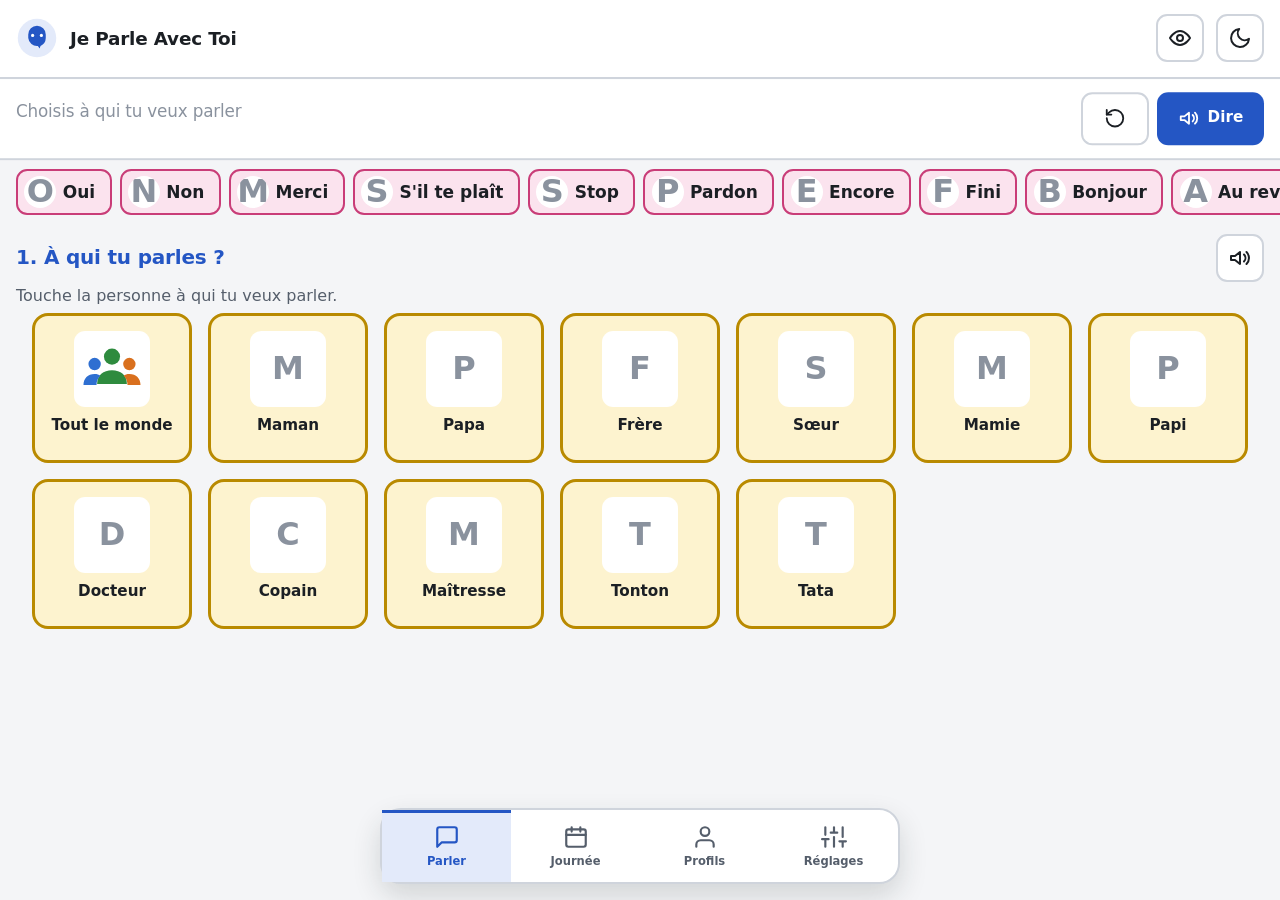
<file: versions/v8/index.html>
<!DOCTYPE html>
<html lang="fr">
<head>
<meta charset="UTF-8">
<meta name="viewport" content="width=device-width, initial-scale=1.0, maximum-scale=1, user-scalable=no, viewport-fit=cover">
<meta name="apple-mobile-web-app-capable" content="yes">
<meta name="mobile-web-app-capable" content="yes">
<meta name="apple-mobile-web-app-status-bar-style" content="default">
<meta name="apple-mobile-web-app-title" content="Je Parle Avec Toi">
<meta name="format-detection" content="telephone=no">
<title>Je Parle Avec Toi (archive v8)</title>
<meta name="theme-color" content="#2456c4">
<link rel="apple-touch-icon" href="../../icon-192.png">
<style>
*,*::before,*::after{box-sizing:border-box;margin:0;padding:0;-webkit-tap-highlight-color:transparent;}
html{-webkit-text-size-adjust:none;text-size-adjust:none;scroll-behavior:smooth;}
:root, [data-theme="light"]{
  --color-bg:#f7f6f2; --color-surface:#ffffff; --color-surface-2:#fbfbf9; --color-surface-offset:#f0eee8;
  --color-divider:#e2ded6; --color-border:#d8d3c8;
  --color-text:#26241f; --color-text-muted:#6f6a5f; --color-text-faint:#a8a297;
  --color-primary:#0d7a72; --color-primary-hover:#0a5f59; --color-primary-active:#084c47; --color-primary-highlight:#d3e9e6;
  --color-error:#b3261e; --color-error-highlight:#f6d9d6;
  --radius-sm:.5rem; --radius-md:.9rem; --radius-lg:1.4rem; --radius-xl:2rem; --radius-full:9999px;
  --shadow-sm:0 2px 6px rgba(60,50,30,.08); --shadow-md:0 6px 20px rgba(60,50,30,.12); --shadow-lg:0 16px 40px rgba(60,50,30,.18);
  --cat-bleu:#2f7dd1; --cat-bleu-bg:#dcebfa;
  --cat-vert:#3d9c4a; --cat-vert-bg:#dff3e0;
  --cat-rouge:#d64545; --cat-rouge-bg:#fadede;
  --cat-jaune:#c99416; --cat-jaune-bg:#faf1d3;
  --cat-violet:#8a5cc9; --cat-violet-bg:#ece1f8;
  --cat-orange:#e07a2c; --cat-orange-bg:#fbe6d3;
  --font-display:'Baloo 2','Comic Sans MS',sans-serif;
  --font-body:'Quicksand','Segoe UI',sans-serif;
}
[data-theme="dark"]{
  --color-bg:#181a19; --color-surface:#20221f; --color-surface-2:#252722; --color-surface-offset:#2b2d27;
  --color-divider:#33352f; --color-border:#3c3e37;
  --color-text:#eceae4; --color-text-muted:#a6a398; --color-text-faint:#726f64;
  --color-primary:#4fc7bd; --color-primary-hover:#7fd9d1; --color-primary-active:#a3e5df; --color-primary-highlight:#274642;
  --color-error:#e08b86; --color-error-highlight:#4a2d2b;
  --shadow-sm:0 2px 6px rgba(0,0,0,.3); --shadow-md:0 6px 20px rgba(0,0,0,.4); --shadow-lg:0 16px 40px rgba(0,0,0,.5);
  --cat-bleu-bg:#1d3350; --cat-vert-bg:#1d3a22; --cat-rouge-bg:#452323; --cat-jaune-bg:#453a1c; --cat-violet-bg:#33244a; --cat-orange-bg:#452c1a;
}
body{min-height:100dvh;font-family:var(--font-body);font-size:1.05rem;color:var(--color-text);background:var(--color-bg);line-height:1.5;overflow-x:hidden;}
img{display:block;max-width:100%;height:auto;}
button{font:inherit;color:inherit;cursor:pointer;background:none;border:none;}
:focus-visible{outline:3px solid var(--color-primary);outline-offset:3px;border-radius:var(--radius-sm);}
h1,h2,h3{font-family:var(--font-display);line-height:1.15;}

#app{max-width:100%;min-height:100dvh;display:flex;flex-direction:column;}
.topbar{display:flex;align-items:center;gap:.75rem;padding:.9rem 1rem;background:var(--color-surface);border-bottom:1px solid var(--color-divider);position:sticky;top:0;z-index:30;}
.logo{width:42px;height:42px;flex-shrink:0;}
.topbar h1{font-size:1.15rem;color:var(--color-primary);}
.topbar-spacer{flex:1;}
.icon-btn{width:48px;height:48px;border-radius:var(--radius-full);display:flex;align-items:center;justify-content:center;font-size:1.4rem;background:var(--color-surface-offset);transition:background .18s;}
.icon-btn:hover{background:var(--color-primary-highlight);}
.icon-btn:active{transform:scale(.94);}

.sentence-bar{display:flex;align-items:center;gap:.6rem;padding:.8rem 1rem;background:var(--color-surface-2);border-bottom:1px solid var(--color-divider);position:sticky;top:64px;z-index:29;}
.sentence-strip{flex:1;display:flex;gap:.5rem;overflow-x:auto;min-height:64px;align-items:center;padding:.25rem;}
.sentence-strip:empty::after{content:'Touche une image pour construire ta phrase';color:var(--color-text-faint);font-size:.9rem;white-space:nowrap;}
.sentence-chip{display:flex;flex-direction:column;align-items:center;gap:.15rem;background:var(--color-surface);border:2px solid var(--color-border);border-radius:var(--radius-md);padding:.3rem .5rem;min-width:52px;flex-shrink:0;box-shadow:var(--shadow-sm);animation:pop .25s ease;}
@keyframes pop{from{transform:scale(.6);opacity:0}to{transform:scale(1);opacity:1}}
.sentence-chip img{width:30px;height:30px;object-fit:contain;}
.sentence-chip .label{font-size:.65rem;font-weight:600;color:var(--color-text-muted);white-space:nowrap;}
.bar-actions{display:flex;gap:.5rem;flex-shrink:0;}
.btn{font-family:var(--font-body);font-weight:700;border-radius:var(--radius-full);padding:.85rem 1.3rem;font-size:.95rem;display:inline-flex;align-items:center;gap:.5rem;transition:background .18s,transform .12s;min-height:48px;}
.btn:active{transform:scale(.96);}
.btn-primary{background:var(--color-primary);color:#fff;box-shadow:var(--shadow-sm);}
.btn-primary:hover{background:var(--color-primary-hover);}
.btn-ghost{background:var(--color-surface-offset);color:var(--color-text);}
.btn-ghost:hover{background:var(--color-error-highlight);color:var(--color-error);}

.cat-tabs{display:flex;gap:.6rem;padding:.9rem 1rem;overflow-x:auto;background:var(--color-bg);}
.cat-tab{flex-shrink:0;display:flex;align-items:center;gap:.5rem;padding:.7rem 1.1rem;border-radius:var(--radius-full);font-weight:700;font-family:var(--font-display);font-size:.95rem;border:2px solid transparent;min-height:48px;white-space:nowrap;transition:transform .15s;}
.cat-tab:active{transform:scale(.95);}
.cat-tab.active{border-color:currentColor;box-shadow:var(--shadow-sm);}

main{flex:1;padding:0 1rem 6.5rem;}
.board-grid{display:grid;grid-template-columns:repeat(auto-fill,minmax(min(140px,100%),1fr));gap:1rem;padding-top:.25rem;}
.pic-card{position:relative;background:var(--color-surface);border:2px solid var(--color-border);border-radius:var(--radius-lg);padding:.9rem .6rem 1rem;display:flex;flex-direction:column;align-items:center;gap:.5rem;min-height:150px;box-shadow:var(--shadow-sm);transition:transform .15s,box-shadow .15s;}
.pic-card:active{transform:scale(.94);box-shadow:var(--shadow-md);}
.pic-card .strip{position:absolute;top:0;left:0;right:0;height:8px;border-radius:var(--radius-lg) var(--radius-lg) 0 0;}
.pic-card .pic-img-wrap{width:76px;height:76px;border-radius:var(--radius-md);display:flex;align-items:center;justify-content:center;background:var(--color-surface-offset);overflow:hidden;}
.pic-card .pic-img-wrap img{width:100%;height:100%;object-fit:contain;padding:4px;}
.pic-card .pic-label{font-family:var(--font-display);font-weight:700;font-size:.95rem;text-align:center;}

.bottom-nav{position:fixed;bottom:0;left:0;right:0;display:flex;background:var(--color-surface);border-top:1px solid var(--color-divider);z-index:40;padding-bottom:env(safe-area-inset-bottom);}
.nav-btn{flex:1;display:flex;flex-direction:column;align-items:center;gap:.2rem;padding:.7rem 0;font-size:1.4rem;color:var(--color-text-muted);min-height:64px;}
.nav-btn span{font-size:.72rem;font-weight:600;font-family:var(--font-body);}
.nav-btn.active{color:var(--color-primary);}

.screen{display:none;}
.screen.active{display:block;animation:fadein .25s ease;}
@keyframes fadein{from{opacity:0}to{opacity:1}}

.profile-screen{padding:2rem 1.25rem 6rem;max-width:640px;margin:0 auto;}
.profile-screen h2{font-size:1.6rem;margin-bottom:.4rem;}
.profile-screen p.sub{color:var(--color-text-muted);margin-bottom:1.5rem;}
.profile-grid{display:grid;grid-template-columns:repeat(auto-fill,minmax(140px,1fr));gap:1rem;}
.profile-card{background:var(--color-surface);border:2px solid var(--color-border);border-radius:var(--radius-xl);padding:1.2rem;display:flex;flex-direction:column;align-items:center;gap:.6rem;box-shadow:var(--shadow-sm);}
.profile-avatar{width:74px;height:74px;border-radius:var(--radius-full);background:var(--color-primary-highlight);display:flex;align-items:center;justify-content:center;font-size:2rem;}
.profile-name{font-family:var(--font-display);font-weight:700;}
.add-profile-card{border-style:dashed;color:var(--color-text-muted);justify-content:center;}

.settings-screen{padding:1.5rem 1.25rem 6rem;max-width:720px;margin:0 auto;}
.settings-screen h2{font-size:1.4rem;margin-bottom:1rem;}
.settings-section{background:var(--color-surface);border:1px solid var(--color-divider);border-radius:var(--radius-lg);padding:1.2rem;margin-bottom:1.2rem;box-shadow:var(--shadow-sm);}
.settings-section h3{font-size:1.05rem;margin-bottom:.8rem;color:var(--color-primary);}
.field{margin-bottom:1rem;}
.field label{display:block;font-weight:600;font-size:.9rem;margin-bottom:.4rem;color:var(--color-text-muted);}
.field input,.field select{width:100%;padding:.75rem .9rem;border:1px solid var(--color-border);border-radius:var(--radius-md);background:var(--color-surface-2);font-family:var(--font-body);font-size:1rem;min-height:48px;}
.field input[type=file]{padding:.5rem;}
.field input:focus{border-color:var(--color-primary);}
.row-flex{display:flex;gap:.75rem;flex-wrap:wrap;}
.chip-select{display:flex;gap:.5rem;flex-wrap:wrap;}
.chip-select button{padding:.55rem 1rem;border-radius:var(--radius-full);border:2px solid var(--color-border);font-weight:700;font-size:.85rem;}
.chip-select button.selected{border-color:currentColor;box-shadow:var(--shadow-sm);}
.card-list{display:flex;flex-direction:column;gap:.6rem;max-height:320px;overflow-y:auto;}
.card-list-item{display:flex;align-items:center;gap:.8rem;padding:.6rem .8rem;background:var(--color-surface-2);border-radius:var(--radius-md);border:1px solid var(--color-divider);}
.card-list-item img{width:36px;height:36px;object-fit:contain;}
.card-list-item .meta{flex:1;}
.card-list-item .meta .n{font-weight:700;}
.card-list-item .meta .c{font-size:.8rem;color:var(--color-text-muted);}
.card-list-item .del{color:var(--color-error);font-size:1.3rem;padding:.4rem;}

.lock-banner{position:fixed;inset:0;background:var(--color-bg);z-index:60;display:flex;align-items:center;justify-content:center;flex-direction:column;gap:1rem;padding:2rem;text-align:center;}
.lock-banner.hidden{display:none;}
.lock-banner .lock-icon{font-size:3rem;}
.pin-inputs{display:flex;gap:.6rem;}
.pin-inputs input{width:52px;height:60px;text-align:center;font-size:1.6rem;border-radius:var(--radius-md);border:2px solid var(--color-border);background:var(--color-surface);}

.empty-state{display:flex;flex-direction:column;align-items:center;text-align:center;padding:3rem 1rem;color:var(--color-text-muted);}
.empty-state .ic{font-size:2.6rem;margin-bottom:.8rem;}

.toast{position:fixed;bottom:90px;left:50%;transform:translateX(-50%) translateY(20px);background:var(--color-primary);color:#fff;padding:.8rem 1.3rem;border-radius:var(--radius-full);font-weight:700;box-shadow:var(--shadow-md);z-index:80;opacity:0;transition:opacity .25s,transform .25s;pointer-events:none;}
.toast.show{opacity:1;transform:translateX(-50%) translateY(0);}

@media (prefers-reduced-motion:reduce){*,*::before,*::after{animation-duration:.01ms!important;transition-duration:.01ms!important;}}
@media (min-width:768px){main{padding:0 2rem 2rem;} .bottom-nav{max-width:520px;left:50%;transform:translateX(-50%);border-radius:var(--radius-full);bottom:1rem;box-shadow:var(--shadow-lg);border:1px solid var(--color-divider);}}

html,body{-webkit-touch-callout:none}
body{min-height:100vh;min-height:100dvh;-webkit-user-select:none;user-select:none;overscroll-behavior-y:none;padding-left:env(safe-area-inset-left);padding-right:env(safe-area-inset-right)}
#app{min-height:100vh;min-height:100dvh}
button,.pic-card,.nav-btn{touch-action:manipulation;-webkit-appearance:none;appearance:none}
input,select{-webkit-appearance:none;appearance:none;font-size:16px}
input[type=text],input[type=tel],input[type=search],select{-webkit-user-select:text;user-select:text}
input[type=search]{width:100%;padding:.75rem .9rem;border:1px solid var(--color-border);border-radius:var(--radius-md);background:var(--color-surface-2);color:var(--color-text);min-height:48px;font-family:var(--font-body)}
.topbar{padding-top:calc(.9rem + env(safe-area-inset-top))}
.lock-banner{top:0;right:0;bottom:0;left:0}
.cat-tabs,.quick,.crumbs,.chips{-webkit-overflow-scrolling:touch;scrollbar-width:none}
.cat-tabs::-webkit-scrollbar,.quick::-webkit-scrollbar,.crumbs::-webkit-scrollbar,.chips::-webkit-scrollbar{display:none}
.ic{display:inline-flex;align-items:center;justify-content:center;line-height:0}
.ic svg{width:22px;height:22px}
.nav-btn .ic svg{width:26px;height:26px}
.icon-btn .ic svg{width:24px;height:24px}
.sentence-bar{display:block;padding:.7rem 1rem;top:var(--tb,64px)}
.sentence-row{display:flex;align-items:center;gap:.6rem}
.sentence-text{flex:1;font-family:var(--font-display);font-weight:700;font-size:1.45rem;min-height:2.2rem;line-height:1.2}
.sentence-text.empty{color:var(--color-text-faint);font-size:1rem;font-weight:500}
.crumbs{display:flex;gap:.4rem;overflow-x:auto;padding-top:.5rem}
.crumbs:empty{display:none}
.crumb{display:flex;align-items:center;gap:.35rem;flex-shrink:0;padding:.25rem .7rem .25rem .3rem;border-radius:var(--radius-full);font-weight:700;font-size:.85rem;border:2px solid currentColor}
.crumb .ci{width:28px;height:28px;display:flex;align-items:center;justify-content:center;background:#fff;border-radius:50%;overflow:hidden}
.crumb .ci img{width:24px;height:24px;object-fit:contain}
.quick{display:flex;gap:.5rem;overflow-x:auto;padding:.6rem 1rem}
.quick button{flex-shrink:0;display:flex;align-items:center;gap:.4rem;padding:.3rem .9rem .3rem .4rem;border-radius:var(--radius-full);background:var(--cat-jaune-bg);color:var(--cat-jaune);font-weight:700;font-family:var(--font-display);min-height:44px}
.quick button:active{transform:scale(.94)}
.quick .qi{display:flex;width:32px;height:32px;align-items:center;justify-content:center;background:#fff;border-radius:50%;overflow:hidden}
.quick img{width:26px;height:26px;object-fit:contain}
.flow-head{display:flex;align-items:center;gap:.7rem;padding:.6rem 1rem 0}
.flow-title{flex:1;font-family:var(--font-display);font-size:1.3rem;font-weight:700;color:var(--color-primary)}
.pic-img-wrap{font-size:2rem;background:#fff}
.pic-img-wrap img{width:100%;height:100%;object-fit:contain;padding:4px}
.ph{font-family:var(--font-display);font-weight:800;color:var(--color-text-faint);font-size:2rem}
.cat-tab img{width:26px;height:26px;object-fit:contain;background:#fff;border-radius:50%;padding:2px}
.pic-sub{font-size:.75rem;color:var(--color-text-muted);text-align:center;margin-top:-.3rem}
.done-box{grid-column:1/-1;text-align:center;padding:1.5rem 0;display:flex;flex-direction:column;gap:1rem;align-items:center}
.skip-box{grid-column:1/-1;display:flex;justify-content:center;padding-top:.5rem}
.profile-card.current{border-color:var(--color-primary)}
.profile-avatar{font-family:var(--font-display);font-weight:800;color:#fff;font-size:1.9rem}
.card-list-item select{padding:.4rem;border-radius:var(--radius-sm);border:1px solid var(--color-border);background:var(--color-surface);color:var(--color-text)}
.card-list-item .ci2{width:40px;height:40px;display:flex;align-items:center;justify-content:center;background:#fff;border-radius:8px;flex-shrink:0;overflow:hidden}
.card-list-item .ci2 img{width:34px;height:34px}
.card-list-item .del,.card-list-item .act{display:flex;align-items:center;padding:.4rem}
.card-list-item .act{color:var(--color-text-muted)}
.lock-icon svg{width:48px;height:48px}
.toast{bottom:calc(90px + env(safe-area-inset-bottom))}
.type-grid{display:grid;grid-template-columns:repeat(auto-fill,minmax(120px,1fr));gap:.6rem}
.type-btn{display:flex;flex-direction:column;align-items:center;gap:.2rem;padding:.6rem .4rem;border-radius:var(--radius-md);border:2px solid var(--color-border);background:var(--color-surface);text-align:center;font-weight:700;font-size:.85rem}
.type-btn .ti{width:44px;height:44px;display:flex;align-items:center;justify-content:center;background:#fff;border-radius:8px}
.type-btn img{width:38px;height:38px;object-fit:contain}
.type-btn small{font-weight:500;color:var(--color-text-muted);font-size:.7rem;line-height:1.2}
.type-btn.on,.seg button.on,.chip.on{border-color:var(--color-primary);background:var(--color-primary-highlight);color:var(--color-primary)}
.seg{display:flex;gap:.5rem;flex-wrap:wrap}
.seg button,.chip{padding:.55rem 1rem;border-radius:var(--radius-full);border:2px solid var(--color-border);font-weight:700;font-size:.85rem;background:var(--color-surface);min-height:44px}
.chips{display:flex;gap:.5rem;overflow-x:auto;padding:.7rem 0}
.chip{flex-shrink:0;min-height:40px}
.editor{border:2px solid var(--color-primary);border-radius:var(--radius-lg);padding:1rem;margin:1rem 0;background:var(--color-surface-2)}
.editor h3{margin-bottom:.8rem}
.img-pick{display:flex;align-items:center;gap:.6rem;justify-content:center;margin-bottom:.7rem}
.img-prev{width:110px;height:110px;border-radius:var(--radius-md);background:#fff;border:1px solid var(--color-border);display:flex;align-items:center;justify-content:center;overflow:hidden}
.img-prev img{width:100%;height:100%;object-fit:contain;padding:6px}
.preview{background:var(--color-primary-highlight);color:var(--color-primary);padding:.7rem 1rem;border-radius:var(--radius-md);font-weight:700;margin-bottom:1rem}
details.grp{margin-bottom:.6rem;border:1px solid var(--color-divider);border-radius:var(--radius-md);background:var(--color-surface-2)}
details.grp>summary{padding:.8rem 1rem;font-weight:700;cursor:pointer;list-style:none;display:flex;justify-content:space-between}
details.grp>summary::-webkit-details-marker{display:none}
details.grp .rows{padding:0 .6rem .6rem;display:flex;flex-direction:column;gap:.5rem}
.hint{font-size:.8rem;color:var(--color-text-muted);margin-top:.3rem}

/* ===== v6 : rendu plus sobre, plus tactile ===== */
:root,[data-theme="light"]{--color-bg:#f5f0e6;--color-surface:#fffdf8;--color-surface-2:#faf6ec;--color-surface-offset:#ece5d5;--color-divider:#ded5c0;--color-border:#cfc4aa;--color-text:#1f2a2e;--color-text-muted:#5b6469;--color-text-faint:#8c9290;--color-primary:#0d7a72;--color-primary-hover:#0a625c;--color-primary-active:#084c47;--color-primary-highlight:#d6e8e3;--radius-sm:.4rem;--radius-md:.7rem;--radius-lg:1rem;--radius-xl:1.3rem;--shadow-sm:0 2px 0 rgba(31,42,46,.10);--shadow-md:0 3px 0 rgba(31,42,46,.14);--shadow-lg:0 12px 28px rgba(31,42,46,.16);--font-display:'Lexend','Atkinson Hyperlegible',system-ui,sans-serif;--font-body:'Atkinson Hyperlegible','Segoe UI',system-ui,sans-serif}
[data-theme="dark"]{--color-bg:#14181a;--color-surface:#1c2123;--color-surface-2:#21282a;--color-surface-offset:#2a3235;--color-divider:#2f383b;--color-border:#3d484c;--color-text:#eceae4;--color-text-muted:#a9aea9;--color-text-faint:#757c78;--color-primary:#4fc7bd;--color-primary-hover:#7fd9d1;--color-primary-active:#a3e5df;--color-primary-highlight:#254541;--shadow-sm:0 2px 0 rgba(0,0,0,.35);--shadow-md:0 3px 0 rgba(0,0,0,.4)}
body{font-family:var(--font-body);font-size:1.0625rem;line-height:1.55}
h1,h2,h3,.btn,.cat-tab,.pic-label,.flow-title,.crumb,.profile-name{font-family:var(--font-display)}
.topbar{border-bottom:2px solid var(--color-border)}
.topbar h1{font-weight:700;letter-spacing:-.01em}
.btn,.icon-btn,.cat-tab,.crumb,.chip,.seg button,.quick button,.type-btn,.int-row .btn{border-radius:var(--radius-md)}
.btn{font-weight:600;letter-spacing:0}
.btn-primary{box-shadow:0 3px 0 var(--color-primary-active)}
.btn-primary:active{transform:translateY(2px);box-shadow:0 1px 0 var(--color-primary-active)}
.btn-ghost{border:2px solid var(--color-border);background:var(--color-surface)}
.icon-btn{border:2px solid var(--color-border);background:var(--color-surface)}
.sentence-bar{background:var(--color-surface);border-bottom:2px solid var(--color-border);padding:.8rem 1rem}
.sentence-text{font-family:var(--font-display);font-weight:600;font-size:1.7rem;line-height:1.3;letter-spacing:-.01em;color:var(--color-text)}
.sentence-text.empty{font-size:1.05rem}
.sentence-text .placeholder{font-size:1.05rem;font-weight:500;color:var(--color-text-faint)}
.sentence-text .blank{display:inline-block;min-width:3.2ch;height:1em;margin:0 .1em;border-bottom:3px dashed var(--color-primary);vertical-align:-.12em}
.flow-title{font-weight:700;font-size:1.25rem;letter-spacing:-.01em}
.flow-hint{padding:.15rem 1rem 0;color:var(--color-text-muted);font-size:1rem}
.pic-card{border:2px solid var(--color-border);border-radius:var(--radius-lg);box-shadow:0 4px 0 var(--color-border);gap:.6rem}
.pic-card:active{transform:translateY(3px);box-shadow:0 1px 0 var(--color-border)}
.pic-card .strip{height:7px}
.pic-img-wrap{background:#fff;border:1px solid var(--color-divider);border-radius:var(--radius-md)}
.pic-label{font-weight:600;font-size:1rem;line-height:1.25}
.board-grid.big{grid-template-columns:repeat(auto-fill,minmax(160px,1fr))}
.board-grid.big .pic-card{min-height:200px}
.board-grid.big .pic-img-wrap{width:104px;height:104px}
.board-grid.big .pic-label{font-size:1.2rem}
.board-grid.big .pic-sub{font-size:.85rem}
.cat-tab{border:2px solid transparent;font-weight:600}
.cat-tab.active{border-color:currentColor;box-shadow:0 3px 0 currentColor}
.crumb{border-width:2px}
.bottom-nav{border-top:2px solid var(--color-border);background:var(--color-surface)}
.nav-btn{border-top:3px solid transparent}
.nav-btn.active{border-top-color:var(--color-primary);background:var(--color-primary-highlight)}
@media (min-width:768px){.bottom-nav{border-radius:var(--radius-xl);border:2px solid var(--color-border)}}
.settings-section,.editor,details.grp,.le-row,.card-list-item{border-radius:var(--radius-lg)}
.settings-section{border:2px solid var(--color-divider);box-shadow:none}
.final-sentence{font-family:var(--font-display);font-weight:600;font-size:1.9rem;line-height:1.3;max-width:24ch;margin:.2rem auto .4rem}
.isvg{width:100%;height:100%;display:block;padding:6px}
.crumb .ci svg{width:24px;height:24px;padding:0}
.cat-tab svg{width:26px;height:26px;padding:0;background:#fff;border-radius:50%}
.ci2 svg{width:34px;height:34px;padding:0}
.img-prev svg{width:90%;height:90%;padding:0}
.btn.small{min-height:38px;padding:.4rem .9rem;font-size:.8rem}
.int-row{flex-wrap:wrap}
.int-row .meta .c{display:block}
.int-row.off{opacity:.55}
.int-row .acts{display:flex;gap:.35rem;flex-wrap:wrap;justify-content:flex-end}
.le-row{display:flex;align-items:center;gap:.6rem;padding:.5rem .7rem;background:var(--color-surface);border:1px solid var(--color-divider);margin-bottom:.45rem}
.le-row .meta{flex:1;font-weight:700}
.le-row .meta small{display:block;font-weight:500;color:var(--color-text-muted)}
.level-help{background:var(--color-primary-highlight);border-radius:var(--radius-md);padding:.6rem .9rem;margin-bottom:.9rem;font-size:.85rem}
.level-help p{margin:.15rem 0}
.pf-row{display:flex;gap:.4rem;flex-wrap:wrap}
/* ===== v7 : couleurs Fitzgerald, style sobre, réglages par usager ===== */
:root,[data-theme="light"]{--color-bg:#f4f5f7;--color-surface:#ffffff;--color-surface-2:#f8f9fb;--color-surface-offset:#eceef2;--color-divider:#e1e4ea;--color-border:#cfd4dc;--color-text:#1b1f24;--color-text-muted:#555e6b;--color-text-faint:#8a929e;--color-primary:#2456c4;--color-primary-hover:#1c46a3;--color-primary-active:#153782;--color-primary-highlight:#e3eafa;--on-primary:#ffffff;
 --font-display:system-ui,-apple-system,'Segoe UI',Roboto,'Helvetica Neue',Arial,sans-serif;--font-body:system-ui,-apple-system,'Segoe UI',Roboto,'Helvetica Neue',Arial,sans-serif;
 --cat-jaune:#b98a00;--cat-jaune-bg:#fdf3cf;--cat-vert:#2e8b3e;--cat-vert-bg:#e2f4e4;--cat-bleu:#2f6fd1;--cat-bleu-bg:#e0ecfb;--cat-orange:#d9701e;--cat-orange-bg:#fde9d6;--cat-violet:#7d4fc4;--cat-violet-bg:#eee5fa;--cat-rouge:#cc3a3a;--cat-rouge-bg:#fbe1e1;--cat-rose:#c93d78;--cat-rose-bg:#fbe3ee}
[data-theme="dark"]{--color-bg:#111418;--color-surface:#1a1e24;--color-surface-2:#1f242b;--color-surface-offset:#272d35;--color-divider:#2c333c;--color-border:#3a424d;--color-text:#eef0f3;--color-text-muted:#a7afba;--color-text-faint:#737c88;--color-primary:#8fb0ff;--color-primary-hover:#b0c8ff;--color-primary-active:#cfdcff;--color-primary-highlight:#22324f;--on-primary:#0c1a33;
 --cat-jaune-bg:#3d3414;--cat-vert-bg:#18361e;--cat-bleu-bg:#182c4a;--cat-orange-bg:#40280f;--cat-violet-bg:#2e2246;--cat-rouge-bg:#432121;--cat-rose-bg:#42202f}
.btn-primary{color:var(--on-primary);box-shadow:none}.btn-primary:active{transform:scale(.97);box-shadow:none}
.toast{color:var(--on-primary)}
.topbar h1{color:var(--color-text)}
.pic-card{background:var(--cc-bg,var(--color-surface));border:3px solid var(--cc,var(--color-border));box-shadow:none;border-radius:16px}
.pic-card:active{transform:scale(.97);box-shadow:none}
.pic-card .strip{display:none}
.pic-card .pic-img-wrap{border-color:transparent;background:#fff}
.quick button{background:var(--cat-rose-bg);color:var(--color-text);border:2px solid var(--cat-rose)}
.cat-tab{color:var(--color-text)!important;border-color:var(--cc,transparent)}
.cat-tab.active{box-shadow:none;border-width:3px;border-color:var(--color-text)}
body[data-size="s"] .board-grid,body[data-size="s"] .board-grid.big{grid-template-columns:repeat(auto-fill,minmax(105px,1fr));gap:.6rem}
body[data-size="s"] .pic-card{min-height:118px;padding:.6rem .4rem}
body[data-size="s"] .pic-card .pic-img-wrap{width:62px;height:62px}
body[data-size="s"] .pic-label{font-size:.9rem}
body[data-size="l"] .board-grid,body[data-size="l"] .board-grid.big{grid-template-columns:repeat(auto-fill,minmax(165px,1fr))}
body[data-size="l"] .pic-card{min-height:210px}
body[data-size="l"] .pic-card .pic-img-wrap{width:120px;height:120px}
body[data-size="l"] .pic-label{font-size:1.25rem}
.pic-card.pressing::after{content:'';position:absolute;left:10px;right:10px;bottom:7px;height:7px;border-radius:4px;background:var(--cc,var(--color-primary));transform-origin:left;animation:holdfill var(--hold,0ms) linear forwards}
@keyframes holdfill{from{transform:scaleX(0)}to{transform:scaleX(1)}}
@media (min-width:768px){main{padding-bottom:7rem}}
body.kid #themeToggle,body.kid .nav-btn[data-screen="profiles"]{display:none}
#profileList{max-height:none;overflow:visible}
.pf-card{border:2px solid var(--color-divider);border-radius:var(--radius-lg);padding:.8rem;background:var(--color-surface-2)}
.pf-head{display:flex;align-items:center;gap:.7rem;margin-bottom:.6rem}
.pf-head .n{flex:1;font-weight:700;font-size:1.05rem}
.pf-head .del{color:var(--color-error);display:flex;padding:.4rem}
.pf-grid{display:grid;grid-template-columns:repeat(auto-fill,minmax(210px,1fr));gap:.6rem}
.pf-f{display:flex;flex-direction:column;gap:.25rem;font-size:.85rem;color:var(--color-text-muted);font-weight:600}
.pf-f select{padding:.6rem .7rem;border:1px solid var(--color-border);border-radius:var(--radius-md);background:var(--color-surface);color:var(--color-text);font-size:16px;min-height:44px;-webkit-appearance:menulist;appearance:auto}

/* ===== v8 ===== */
.day-screen,.write-screen{padding:1.2rem 1rem 7rem;max-width:760px;margin:0 auto}
.day-head{display:flex;align-items:center;gap:.8rem;margin-bottom:1rem}.day-head h2{flex:1;font-size:1.5rem}
.day-list{display:flex;flex-direction:column;gap:.7rem}
.day-item{display:flex;align-items:center;gap:.9rem;padding:.7rem .9rem;border:3px solid var(--cc);background:var(--cc-bg);border-radius:16px;cursor:pointer}
.day-item .pic-img-wrap{width:72px;height:72px;flex-shrink:0;background:#fff;border-radius:12px;display:flex;align-items:center;justify-content:center;overflow:hidden}
.day-txt{flex:1;min-width:0;display:flex;flex-direction:column;gap:.1rem}
.day-step{font-size:.85rem;font-weight:700;color:var(--color-text-muted)}
.day-label{font-size:1.3rem;font-weight:700;overflow-wrap:anywhere}
.day-item.now{box-shadow:0 0 0 4px var(--color-primary)}
.day-item.done{opacity:.5}.day-item.done .day-label{text-decoration:line-through}
.day-check{width:56px;height:56px;flex-shrink:0;border-radius:50%;border:3px solid var(--color-border);background:var(--color-surface);display:flex;align-items:center;justify-content:center;color:var(--cat-vert)}
.day-item.done .day-check{background:var(--cat-vert);color:#fff;border-color:var(--cat-vert)}
.day-acts{display:flex;gap:.3rem;flex-wrap:wrap}
.day-tools{margin-top:1rem}
.day-cands{display:grid;grid-template-columns:repeat(auto-fill,minmax(130px,1fr));gap:.5rem;margin-top:.7rem;max-height:360px;overflow:auto}
.day-cand{display:flex;align-items:center;gap:.5rem;padding:.4rem;border:1px solid var(--color-border);border-radius:10px;background:var(--color-surface);font-weight:600;text-align:left}
body.kid #dayEdit,body.kid #dayPicker{display:none!important}
.write-screen textarea{width:100%;font-size:1.6rem;font-weight:600;padding:1rem;border:2px solid var(--color-border);border-radius:14px;background:var(--color-surface);color:var(--color-text);font-family:var(--font-body);-webkit-user-select:text;user-select:text;resize:vertical;margin-bottom:.4rem}
.write-screen .chips{flex-wrap:wrap}
.write-screen .chips .chip{font-size:1.1rem;min-height:48px;padding:.5rem 1rem}
.quick.favs{padding-top:0}
.quick.favs button{background:var(--cat-jaune-bg);border:2px solid var(--cat-jaune);color:var(--color-text)}
.quick.favs:empty{display:none}
.scan-on{outline:6px solid #f5a400!important;outline-offset:3px;position:relative;z-index:5}
#modelBtn.on{background:#f5a400;border-color:#f5a400;color:#1b1f24}
.model-banner{display:none;margin:.6rem 1rem 0;padding:.7rem 1rem;border-radius:12px;background:#fff3cc;color:#5a4300;font-weight:700;border:2px solid #f5a400}
body.modeling .model-banner{display:block}
body.modeling .sentence-bar{background:#fff8e1}
[data-theme="dark"] body.modeling .sentence-bar{background:#3a3112}
.pic-card.shown{animation:shown .6s ease}
@keyframes shown{0%{transform:scale(1)}40%{transform:scale(1.07);box-shadow:0 0 0 6px #f5a400}100%{transform:scale(1)}}
.done-box .btn{justify-content:center}
.le-row .meta small{display:block}
/* correctif : texte lisible dans les champs en mode sombre */
input,select,textarea{color:var(--color-text)}
input::placeholder,textarea::placeholder{color:var(--color-text-faint);opacity:1}
</style>
</head>
<body>
<div id="app">
<header class="topbar" id="topbar">
<svg class="logo" viewBox="0 0 48 48" fill="none" aria-label="Logo Je Parle Avec Toi"><circle cx="24" cy="24" r="22" fill="var(--color-primary-highlight)"/><path d="M14 20a10 10 0 0 1 20 0v4a10 10 0 0 1-6 9l-1 3-2-3a10 10 0 0 1-11-9z" fill="var(--color-primary)"/><circle cx="19" cy="21" r="1.8" fill="var(--color-surface)"/><circle cx="29" cy="21" r="1.8" fill="var(--color-surface)"/></svg>
<h1>Je Parle Avec Toi</h1><div class="topbar-spacer"></div>
<button class="icon-btn" id="modelBtn" aria-label="Mode montrer"><i class="ic" data-ic="eye"></i></button><button class="icon-btn" id="themeToggle" aria-label="Changer de thème"><i class="ic" id="themeIcon"></i></button>
</header>
<section class="screen active" id="screen-board">
<div class="sentence-bar">
<div class="sentence-row">
<div class="sentence-text empty" id="sentenceText" aria-live="polite"></div>
<div class="bar-actions">
<button class="btn btn-ghost" id="clearSentence" aria-label="Recommencer"><i class="ic" data-ic="reset"></i></button>
<button class="btn btn-primary" id="speakSentence" aria-label="Dire ma phrase"><i class="ic" data-ic="speaker"></i>Dire</button>
</div></div>
<div class="crumbs" id="crumbs"></div>
</div>
<div class="model-banner" id="modelBanner"></div><div class="quick" id="quickRow" aria-label="Mots rapides"></div><div class="quick favs" id="favRow" aria-label="Mes phrases"></div>
<div class="flow-head"><button class="btn btn-ghost" id="backBtn" style="display:none" aria-label="Retour"><i class="ic" data-ic="back"></i>Retour</button><div class="flow-title" id="flowTitle"></div><button class="icon-btn" id="hintSpeak" aria-label="Écouter la consigne"><i class="ic" data-ic="speaker"></i></button></div>
<p class="flow-hint" id="flowHint"></p>
<div class="cat-tabs" id="catTabs" role="tablist"></div>
<main><div class="board-grid" id="boardGrid"></div></main>
</section>
<section class="screen" id="screen-day"><div class="day-screen"><div class="day-head"><h2 id="dayTitle">Ma journée</h2><button class="btn btn-primary" id="daySay"></button></div>
<div id="dayList" class="day-list"></div>
<div class="row-flex day-tools"><button class="btn btn-ghost" id="dayReset">Tout recommencer</button><button class="btn btn-ghost" id="dayEdit">Modifier</button></div>
<div id="dayPicker" class="editor" style="display:none"><h3>Ajouter une étape</h3><input type="search" id="daySearch" placeholder="Rechercher un mot (ex : bain, école)"><div id="dayCands" class="day-cands"></div></div></div></section>
<section class="screen" id="screen-write"><div class="write-screen"><textarea id="wText" rows="3" autocapitalize="sentences"></textarea><div class="chips" id="wSugg"></div>
<div class="row-flex"><button class="btn btn-primary" id="wSay"></button><button class="btn btn-ghost" id="wFav"></button><button class="btn btn-ghost" id="wClear"></button></div></div></section>
<section class="screen" id="screen-profiles"><div class="profile-screen"><h2>Qui utilise l'application ?</h2><p class="sub">Touche ton profil pour commencer.</p><div class="profile-grid" id="profileGrid"></div></div></section>
<section class="screen" id="screen-settings"><div class="settings-screen"><h2>Personnalisation</h2>
<div class="settings-section" id="secBackup"><h3>Sauvegarde</h3><p class="hint" style="margin-bottom:.8rem">Enregistre tout (profils, mots, photos, voix, phrases, journée) dans un fichier. Garde-le en lieu sûr : il permet de tout récupérer sur un autre téléphone. En cas de restauration, l'ancienne version est gardée de côté.</p>
<div class="row-flex"><button class="btn btn-primary" id="bkSave">Créer une sauvegarde</button><label class="btn btn-ghost" for="bkFile">Restaurer une sauvegarde</label><input type="file" id="bkFile" accept=".json,application/json" style="display:none"></div><p class="hint" id="bkHint"></p>
<div class="row-flex" style="margin-top:.8rem"><button class="btn btn-ghost" id="offBtn">Préparer les images pour le hors ligne</button></div><p class="hint" id="offHint"></p></div>
<div class="settings-section" id="secPhrases"><h3>Mes phrases</h3><p class="hint" id="phrasesFor" style="margin-bottom:.6rem"></p><div id="favList"></div>
<div class="field" style="margin-top:.6rem"><label for="favNew">Ajouter une phrase toute prête</label><div class="row-flex"><input type="text" id="favNew" placeholder="Ex : Je veux mon doudou" style="flex:1;min-width:160px"><button class="btn btn-primary" id="favAdd">Ajouter</button></div></div>
<h3 style="margin-top:1rem">Dernières phrases dites</h3><div id="histList"></div></div>

<div class="settings-section" id="secIntents"><h3>Étape 2 : « Que veux-tu dire ? »</h3>
<p class="hint" style="margin-bottom:.8rem">Ce sont les grandes images de l'étape 2. Pour chacune : choisis les images de l'étape 3 (bouton « Images »), change son dessin, son niveau, masque-la, change l'ordre, ou crées-en de nouvelles.</p>
<button class="btn btn-primary" id="openAddIntent"><i class="ic" data-ic="plus"></i>Ajouter un « Que veux-tu dire ? »</button>
<div class="editor" id="listEditor" style="display:none"><h3 id="leTitle">Images</h3>
<p class="hint" style="margin-bottom:.8rem">Ces images s'affichent en premier à l'étape 3.</p>
<div id="leItems"></div>
<div class="row-flex" style="margin-top:.6rem"><button class="btn btn-primary" id="leAddExisting"><i class="ic" data-ic="plus"></i>Ajouter une image existante</button><button class="btn btn-ghost" id="leCreate">Créer un nouveau mot</button></div>
<div id="lePicker" style="display:none;margin-top:.8rem"><input type="search" id="leSearch" placeholder="Rechercher un mot"><div class="chips" id="leKinds"></div><div id="leCandidates"></div></div>
<div class="row-flex" style="margin-top:.8rem"><button class="btn btn-primary" id="leDone">Terminé</button></div></div>
<div class="editor" id="intEditor" style="display:none"><h3 id="inTitle">Nouveau</h3>
<div id="inCustom">
<div class="field"><label>1. Début de la phrase</label><div class="seg" id="inPresets"></div>
<input type="text" id="inVerb" placeholder="Ou écris le verbe : voudrais, préfère, adore…" autocapitalize="none" style="margin-top:.6rem">
<p class="hint">La phrase commencera par « Je » : Je voudrais, J'adore…</p></div>
<div class="field"><label>2. Qu'est-ce qui peut suivre ?</label><div class="seg" id="inStyle"></div></div>
<div class="field"><label>3. Phrase négative ?</label><div class="seg" id="inNeg"></div></div></div>
<div class="field"><label>Visible à partir du niveau</label><div class="seg" id="inLvl"></div></div>
<div class="field"><label>Couleur</label><div class="seg" id="inColor"></div></div>
<div class="field"><label>Image</label>
<div class="img-pick"><button class="icon-btn" id="inPrev" aria-label="Image précédente"><i class="ic" data-ic="back"></i></button><div class="img-prev" id="inImg"></div><button class="icon-btn" id="inNext" aria-label="Image suivante"><i class="ic" data-ic="next"></i></button></div>
<div class="row-flex"><input type="search" id="inQ" placeholder="Chercher un pictogramme (ex : besoin)" style="flex:1;min-width:140px"><button class="btn btn-ghost" id="inSearch">Chercher</button></div>
<div class="row-flex" style="margin-top:.6rem"><label class="btn btn-ghost" for="inPhoto">Utiliser ma photo</label><input type="file" id="inPhoto" accept="image/*" style="display:none"><button class="btn btn-ghost" id="inResetImg">Dessin d'origine</button></div>
<p class="hint" id="inHint"></p></div>
<div class="field"><label for="inSub">Petit texte sous l'image (facultatif)</label><input type="text" id="inSub" placeholder="Ex : Je demande quelque chose"></div>
<div class="preview" id="inPreview"></div>
<div class="row-flex"><button class="btn btn-primary" id="inSave">Enregistrer</button><button class="btn btn-ghost" id="inCancel">Annuler</button></div></div>
<div id="intentsList" style="margin-top:.8rem"></div>
<button class="btn btn-ghost" id="resetIntents" style="margin-top:.6rem">Tout remettre comme au départ</button></div>

<div class="settings-section"><h3>Pictogrammes</h3>
<div class="row-flex"><input type="search" id="cardSearch" placeholder="Rechercher un mot" style="flex:1;min-width:140px"><button class="btn btn-primary" id="openAdd"><i class="ic" data-ic="plus"></i>Ajouter un mot</button></div>
<div class="chips" id="kindFilter"></div>

<div class="editor" id="editor" style="display:none">
<h3 id="edTitle">Nouveau mot</h3>
<div class="field"><label for="edLabel">1. Le mot</label><input type="text" id="edLabel" placeholder="Ex : Fromage" autocomplete="off" autocapitalize="sentences"></div>
<div class="field" id="edTypeWrap"><label>2. Quel type de mot ?</label><div class="type-grid" id="edTypes"></div></div>
<div class="field" id="edOpts"></div>
<div class="field"><label>3. L'image</label>
<div class="img-pick"><button class="icon-btn" id="edPrev" aria-label="Image précédente"><i class="ic" data-ic="back"></i></button><div class="img-prev" id="edImg"></div><button class="icon-btn" id="edNext" aria-label="Image suivante"><i class="ic" data-ic="next"></i></button></div>
<div class="row-flex"><input type="search" id="edQ" placeholder="Chercher une autre image" style="flex:1;min-width:140px"><button class="btn btn-ghost" id="edSearch">Chercher</button></div>
<div class="row-flex" style="margin-top:.6rem"><label class="btn btn-ghost" for="edPhoto">Utiliser ma photo</label><input type="file" id="edPhoto" accept="image/*" style="display:none"></div>
<p class="hint" id="edHint"></p></div>
<div class="field"><label>Voix enregistrée (facultatif)</label><div class="row-flex"><button class="btn btn-ghost" id="edRec"></button><button class="btn btn-ghost" id="edPlay" style="display:none">Écouter</button><button class="btn btn-ghost" id="edRecDel" style="display:none">Supprimer la voix</button></div><p class="hint">Enregistre le mot avec ta propre voix (4 secondes maximum). Elle sera jouée quand l'enfant touche l'image.</p></div>
<div class="preview" id="edPreview"></div>
<div class="row-flex"><button class="btn btn-primary" id="edSave">Enregistrer</button><button class="btn btn-ghost" id="edCancel">Annuler</button></div>
</div>

<div id="cardsList"></div>
<div class="row-flex" style="margin-top:.8rem"><button class="btn btn-ghost" id="restoreDeleted">Rétablir les mots supprimés</button><button class="btn btn-ghost" id="repairPics">Relancer la recherche des images</button></div>
</div>

<div class="settings-section"><h3>Profils</h3>
<p class="hint" style="margin-bottom:.8rem">Garçon ou fille : sert aux accords (« Je suis content / contente »). Le niveau règle ce que l'enfant voit. Chaque profil a aussi ses propres réglages : taille des images, voix, façon de toucher.</p><div class="level-help"><p><b>Niveau 1</b> : Je veux, J'ai mal, Je ne veux pas, Je me sens. Grandes images conseillées.</p><p><b>Niveau 2</b> : ajoute Je vois, J'ai besoin de, J'ai envie de, J'aime, Je n'aime pas, Où est… ?</p><p><b>Niveau 3</b> : ajoute Je peux… ?, C'est…, J'ai fait, Je vais, et les précisions (couleurs, tailles) pour ceux qui lisent.</p><p><b>Défilement automatique</b> : les images s'allument une par une, on choisit en touchant l'écran n'importe où ou avec un contacteur.</p></div>
<div class="card-list" id="profileList"></div>
<div class="field" style="margin-top:1rem"><label for="newProfileName">Ajouter un profil enfant</label>
<div class="row-flex"><input type="text" id="newProfileName" placeholder="Prénom de l'enfant" style="flex:1"><select id="newProfileGender" style="width:auto"><option value="m">Garçon</option><option value="f">Fille</option></select><select id="newProfileLevel" style="width:auto"><option value="1">Niveau 1</option><option value="2" selected>Niveau 2</option><option value="3">Niveau 3</option></select><button class="btn btn-primary" id="addProfileBtn">Ajouter</button></div></div></div>

<div class="settings-section"><h3>Interface</h3><div class="field"><label>Thème</label><div class="row-flex"><button class="btn btn-ghost" id="lightModeBtn"><i class="ic" data-ic="sun"></i>Clair</button><button class="btn btn-ghost" id="darkModeBtn"><i class="ic" data-ic="moon"></i>Sombre</button></div></div>
<div class="field"><label for="voiceRate">Vitesse de la voix</label><input type="range" id="voiceRate" min="0.5" max="1.5" step="0.1" value="0.9"></div>
<div class="field"><label for="voicePitch">Ton de la voix</label><input type="range" id="voicePitch" min="0.8" max="1.3" step="0.05" value="1.05"></div>
<div class="field"><label for="voiceSel">Voix</label><select id="voiceSel"></select><p class="hint" id="voiceHint"></p></div>
<button class="btn btn-ghost" id="testVoice"><i class="ic" data-ic="speaker"></i>Écouter un exemple</button></div>
<div class="settings-section"><h3>Mode enfant</h3><p style="color:var(--color-text-muted);margin-bottom:.8rem;font-size:.9rem">Une fois activé, l'enfant ne voit plus les réglages, les profils ni le bouton de thème. Le code parent permet de revenir ici.</p><div class="field"><label for="pinNew">Code parent (4 chiffres)</label><div class="row-flex"><input type="tel" inputmode="numeric" maxlength="4" id="pinNew" placeholder="Nouveau code" style="max-width:170px"><button class="btn btn-ghost" id="pinSave">Changer le code</button></div><p class="hint" id="pinHint"></p></div><button class="btn btn-primary" id="enableKidMode"><i class="ic" data-ic="lock"></i>Activer le mode enfant</button></div>
<p class="hint" id="verTag" style="text-align:center;margin-top:1rem"></p><p class="hint" style="text-align:center">Pictogrammes : ARASAAC (Sergio Palao, Gouvernement d'Aragon), licence CC BY-NC-SA.</p>
</div></section>
<nav class="bottom-nav" aria-label="Navigation principale">
<button class="nav-btn active" data-screen="board" aria-label="Parler"><i class="ic" data-ic="chat"></i><span>Parler</span></button>
<button class="nav-btn" data-screen="day" id="navDay" aria-label="Journée"><i class="ic" data-ic="calendar"></i><span>Journée</span></button><button class="nav-btn" data-screen="write" id="navWrite" aria-label="Écrire"><i class="ic" data-ic="keyboard"></i><span>Écrire</span></button><button class="nav-btn" data-screen="profiles" aria-label="Profils"><i class="ic" data-ic="user"></i><span>Profils</span></button>
<button class="nav-btn" data-screen="settings" id="navSettings" aria-label="Réglages"><i class="ic" data-ic="sliders"></i><span>Réglages</span></button>
</nav>
</div>
<div class="lock-banner hidden" id="lockBanner"><div class="lock-icon"><i class="ic" data-ic="lock"></i></div><h2>Mode enfant activé</h2><p style="color:var(--color-text-muted);max-width:36ch">Entre le code parent pour déverrouiller la personnalisation.</p>
<div class="pin-inputs"><input type="tel" inputmode="numeric" maxlength="1" class="pin-d"><input type="tel" inputmode="numeric" maxlength="1" class="pin-d"><input type="tel" inputmode="numeric" maxlength="1" class="pin-d"><input type="tel" inputmode="numeric" maxlength="1" class="pin-d"></div>
<button class="btn btn-primary" id="unlockBtn">Déverrouiller</button></div>
<div class="toast" id="toast"></div>
<script>
(function(){
var API='https://api.arasaac.org/api/pictograms/';
var V={vouloir:'veux',besoin:'ai besoin',envie:'ai envie',aimer:'aime',voir:'vois',etre:'suis',avoir:'ai',pouvoir:'peux',aller:'vais'};
var INTENTS=[
{id:'want',mode:'want',color:'vert',v:'vouloir',lvl:1,menu:'Je veux',sub:'Je demande quelque chose',list:[2,3,1,41,40,44,21,43,120,46,45,63,66,42,133,70,71]},
{id:'pain',mode:'pain',color:'rouge',lvl:1,menu:"J'ai mal",sub:'Ça me fait mal',list:[]},
{id:'notwant',mode:'want',color:'rouge',v:'vouloir',neg:1,lvl:1,menu:'Je ne veux pas',sub:'Non, pas ça',list:[41,40,51,50,52,42,65,126,5,111,54,137]},
{id:'feel',mode:'feel',color:'bleu',lvl:1,menu:'Je me sens',sub:'Mes émotions et mon corps',list:[]},
{id:'see',mode:'see',color:'bleu',v:'voir',lvl:2,menu:'Je vois',sub:'Je montre ce qui est autour de moi',list:[28,29,212,213,214,215,24,227,228,218,219,222,223,210,211,226]},
{id:'need',mode:'need',color:'vert',v:'besoin',de:1,lvl:2,menu:"J'ai besoin de",sub:"C'est important pour moi",list:[20,66,133,40,41,128,129,125,120,122,43,42,124,70]},
{id:'envie',mode:'envie',color:'vert',v:'envie',de:1,lvl:2,menu:"J'ai envie de",sub:"J'aimerais bien",list:[44,41,40,46,45,49,63,61,60,6,9,8,43,130]},
{id:'like',mode:'like',color:'rose',v:'aimer',lvl:2,menu:"J'aime",sub:"Ce que j'aime",list:[46,45,49,28,29,26,24,7,9,60,44,43]},
{id:'notlike',mode:'like',color:'rouge',v:'aimer',neg:1,lvl:2,menu:"Je n'aime pas",sub:"Ce que je n'aime pas",list:[126,51,111,5,54,42,50,65,52,76]},
{id:'where',mode:'where',color:'violet',lvl:2,menu:'Où est… ?',sub:'Je cherche quelqu\'un ou quelque chose',list:[70,71,120,21,26,25,22,204,200,66]},
{id:'can',mode:'can',color:'violet',v:'pouvoir',lvl:3,menu:'Je peux… ?',sub:'Je demande la permission',list:[44,21,40,41,137,63,133,121,46,66,70]},
{id:'itis',mode:'itis',color:'rose',lvl:3,menu:"C'est…",sub:'Je donne mon avis',list:[]},
{id:'past',mode:'past',color:'vert',lvl:3,menu:"J'ai fait",sub:'Je raconte ce que j\'ai fait',list:[41,40,44,42,45,46,47,49,51,134,137,60,61,65,64]},
{id:'future',mode:'future',color:'vert',v:'aller',lvl:3,menu:'Je vais',sub:'Je dis ce que je vais faire',list:[44,41,42,51,45,137,47,60,61,65,64,144]}];
function vow(s){return /^[aeiouyhàâäéèêëîïôöùûüœ]/i.test(s)}
function cap(s){return s.charAt(0).toUpperCase()+s.slice(1)}
function nw(c){return(c.w||c.label).toLowerCase()}
function deWrap(x){return(vow(x)?"d'":'de ')+x}
function defArt(c){var w=nw(c);if(c.pl)return'les '+w;if(vow(w))return"l'"+w;return(c.g==='f'?'la ':'le ')+w}
function indefNP(c){var w=nw(c);if(c.pl)return c._ab?deWrap(w):'des '+w;return(c.g==='f'?'une ':'un ')+w}
function directForm(c){var w=nw(c);if(c.art==='part'){if(c.pl)return'des '+w;if(vow(w))return"de l'"+w;return(c.g==='f'?'de la ':'du ')+w}if(c.art==='ind'){if(c.pl)return'des '+w;return(c.g==='f'?'une ':'un ')+w}return defArt(c)}
function deForm(c){var w=nw(c);if(c.art==='part')return deWrap(w);if(c.art==='ind'){if(c.pl)return deWrap(w);return deWrap((c.g==='f'?'une ':'un ')+w)}if(c.pl)return'des '+w;if(vow(w))return"de l'"+w;return(c.g==='f'?'de la ':'du ')+w}
function negForm(c){return(c.art==='part'||c.art==='ind')?deWrap(nw(c)):defArt(c)}
function personNp(c){var w=nw(c),d=c.det||'none';if(d==='none')return c.label;if(d==='le'&&vow(w))return"l'"+w;return d+' '+w}
function personDe(c){var w=nw(c),d=c.det||'none';if(d==='none')return deWrap(c.label);if(d==='le')return vow(w)?"de l'"+w:'du '+w;return'de '+d+' '+w}
function placeLoc(c){var w=nw(c);if(c.adv)return w;if(c.pl)return'aux '+w;if(vow(w))return"à l'"+w;return(c.g==='f'?'à la ':'au ')+w}
function possessive(c){var w=nw(c);if(c.pl)return'mes';if(vow(w))return'mon';return c.g==='f'?'ma':'mon'}
function feminize(m){if(/e$/.test(m))return m;if(/eux$/.test(m))return m.slice(0,-3)+'euse';if(/if$/.test(m))return m.slice(0,-2)+'ive';return m+'e'}
function agree(c,g){var m=(c.m||c.label).toLowerCase();return g==='f'?(c.f||feminize(m)):m}
function adjForm(a,c){var w=nw(c),f=c.g==='f',m=(a.m||a.label||'').toLowerCase(),fe=(a.f||feminize(m)).toLowerCase();
 if(a.inv)return m;
 if(c.pl){if(f)return a.fp||(fe+(/[sx]$/.test(fe)?'':'s'));return a.mp||(/[sx]$/.test(m)?m:m+'s')}
 if(f)return fe;if(a.mv&&a.pos==='before'&&vow(w))return a.mv;return m}
function withAdj(c,a){if(!a)return c;var w=nw(c),af=adjForm(a,c),c2=Object.assign({},c);c2.w=a.pos==='before'?af+' '+w:w+' '+af;if(a.pos==='before'&&c.pl)c2._ab=true;return c2}
function vpText(c){var t=(c.inf||nw(c)).replace('{mon}','mon');return c.refl?(vow(t)?"m'"+t:'me '+t):t}
function jeVerb(form,neg){var p=form.split(' '),f=p[0],r=p.slice(1).join(' '),o;if(neg)o='je '+(vow(f)?"n'":'ne ')+f+' pas';else if(vow(f))o="j'"+f;else o='je '+f;return o+(r?' '+r:'')}
function detailText(it,c,d){if(!d)return'';var f=followOf(c);if(f==='drink'||f==='food')return' '+(it.neg?negForm(d):directForm(d));if(f==='play'||f==='watch')return' '+d.ph;if(f==='cloth')return' '+possessive(d)+' '+nw(d);if(f==='person')return' '+personNp(d);return''}
function complement(it,c,d){var k=c.kind,de=!!it.de,md=it.mode||it.id,like=md==='like';
 if(k==='verb'){var inf=vpText(c)+detailText(it,c,d);return de?deWrap(inf):inf}
 if(k==='food'||k==='thing'){if(c.see){var vv='voir '+defArt(c);if(like)return defArt(c);return de?deWrap(vv):vv}if(like)return defArt(c);if(de)return deForm(c);if(it.neg)return negForm(c);return directForm(c)}
 if(k==='person'){var np=personNp(c);if(like)return np;if(md==='need')return personDe(c);if(md==='envie')return deWrap('voir '+np);return'voir '+np}
 if(k==='place'){var a='aller '+placeLoc(c);return de?deWrap(a):a}
 return''}
function seeNP(c){if(c.kind==='person')return personNp(c);if(c.kind==='place')return defArt(c);return indefNP(c)}
var Q=' ?';
function pastOf(c){if(c.pp)return c.pp;var t=(c.inf||'').split(' ');if(!/er$/.test(t[0]))return null;t[0]=t[0].slice(0,-2)+'é';return t.join(' ')}
function agreePP(pp,fe){var p=pp.split(' ');p[0]+=fe;return p.join(' ')}
function whereText(c){if(c.kind==='person')return'où est '+personNp(c);if(c.kind==='cloth')return(c.pl?'où sont ':'où est ')+possessive(c)+' '+nw(c);return(c.pl?'où sont ':'où est ')+defArt(c)}
function canText(it,c,d){var k=c.kind,x;if(k==='verb')x=vpText(c)+detailText(it,c,d);else if(k==='food'||k==='thing')x='avoir '+directForm(c);else if(k==='place')x='aller '+placeLoc(c);else if(k==='person')x='voir '+personNp(c);else x=nw(c);return jeVerb(V.pouvoir)+' '+x}
function pastText(it,c,g,d){var fe=g==='f'?'e':'';if(c.kind==='place')return jeVerb(V.etre)+' '+agreePP('allé',fe)+' '+placeLoc(c);var pp=(pastOf(c)||nw(c)).replace('{mon}','mon'),det=detailText(it,c,d);if(c.refl)return'je me suis '+(c.ppNoAgree?pp:agreePP(pp,fe))+det;if(c.etre)return jeVerb(V.etre)+' '+agreePP(pp,fe)+det;return jeVerb(V.avoir)+' '+pp+det}
function futureText(it,c,d){if(c.kind==='place')return jeVerb(V.aller)+' '+placeLoc(c);return jeVerb(V.aller)+' '+vpText(c)+detailText(it,c,d)}
function jeSentence(it,c,g,d,adj){var md=it.mode||it.id;
 if(md==='pain'){var ia=d&&d.ia?d.ia+' ':'';return jeVerb(V.avoir)+' '+ia+'mal '+placeLoc(c)}
 if(md==='feel'){if(c.kind==='emotion')return jeVerb(V.etre)+' '+agree(c,g);return jeVerb(V.avoir)+' '+nw(c)}
 if(md==='itis')return"c'est "+nw(c);
 if(md==='past')return pastText(it,c,g,d);
 if(md==='future')return futureText(it,c,d);
 var c2=(adj&&c.kind==='thing')?withAdj(c,adj):c;
 if(md==='where')return whereText(c2)+Q;
 if(md==='can')return canText(it,c2,d)+Q;
 if(md==='see')return jeVerb(it.vtext||V.voir,it.neg)+' '+seeNP(c2);
 return jeVerb(it.vtext||V[it.v],it.neg)+' '+complement(it,c2,d)}
function withDest(dest,txt){return dest?lab(dest)+', '+txt:cap(txt)}
function followKind(f){return{pain:'intensity',drink:'food',food:'food',play:'play',watch:'watch',cloth:'cloth',person:'person'}[f]}
function followMatch(f,x){if(x.kind!==followKind(f))return false;if(f==='drink')return!!x.drink;if(f==='food')return!x.drink;return true}
function followOf(c){if(!c)return null;var it=getIntent(),m=it?(it.mode||it.id):'';if(m==='pain')return c.kind==='body'?'pain':null;if(['where','itis','see','feel'].indexOf(m)>-1)return null;return c.follow||null}
var FOLLOW_TITLE={pain:'Ça fait mal comment ?',drink:'Quoi à boire ?',food:'Quoi à manger ?',play:'À quoi ?',watch:'Quoi regarder ?',cloth:'Quel vêtement ?',person:'Qui ?'};
function allowedKinds(mode){return{feel:['emotion','state'],pain:['body'],see:['thing','person','place'],where:['person','thing','cloth','place'],can:['verb','food','thing','person','place'],itis:['comment'],past:['verb','place'],future:['verb','place']}[mode]||['food','verb','thing','person','place']}
function usable(c,mode){if(mode==='see')return!c.nosee&&!c.adv&&['thing','person','place'].indexOf(c.kind)>-1;if(mode==='where')return!c.nosee&&!c.adv;if(mode==='past'&&c.kind==='verb')return!!pastOf(c);return!c.onlySee}
function C(id,kind,label,pic,o){var c={id:id,kind:kind,label:label,pic:pic||null,photo:null};for(var k in o)c[k]=o[k];return c}
var CARDS=[
C(1,'food','Pain',2494,{g:'m',art:'part'}),C(2,'food','Eau',2248,{g:'f',art:'part',drink:true}),C(3,'food','Lait',2445,{g:'m',art:'part',drink:true}),C(4,'food','Jus',11461,{g:'m',art:'part',drink:true}),C(5,'food','Soupe',2573,{g:'f',art:'part'}),C(6,'food','Glace',2385,{g:'f',art:'part'}),C(7,'food','Pizza',2527,{g:'f',art:'part'}),C(8,'food','Gâteau',2502,{g:'m',art:'part'}),C(9,'food','Chocolat',2334,{g:'m',art:'part'}),C(10,'food','Frites',2505,{g:'f',art:'part',pl:true}),C(11,'food','Fruit',28339,{g:'m',art:'ind'}),C(12,'food','Pomme',2462,{g:'f',art:'ind'}),C(13,'food','Banane',2530,{g:'f',art:'ind'}),C(14,'food','Yaourt',2618,{g:'m',art:'ind'}),C(15,'food','Bonbon',2686,{g:'m',art:'ind'}),C(16,'food','Sirop',null,{g:'m',art:'part',drink:true,q:'sirop'}),C(17,'food','Riz',null,{g:'m',art:'part',q:'riz'}),C(18,'food','Pâtes',null,{g:'f',art:'part',pl:true,q:'pâtes'}),C(19,'food','Viande',null,{g:'f',art:'part',q:'viande'}),C(110,'food','Poisson',null,{g:'m',art:'part',q:'poisson cuit'}),C(111,'food','Légumes',null,{g:'m',art:'part',pl:true,q:'légumes'}),C(112,'food','Œuf',null,{g:'m',art:'ind',q:'œuf'}),C(113,'food','Biscuit',null,{g:'m',art:'ind',q:'biscuit'}),C(114,'food','Compote',null,{g:'f',art:'part',q:'compote'}),C(115,'food','Fromage',null,{g:'m',art:'part',q:'fromage'}),C(116,'food','Céréales',null,{g:'f',art:'part',pl:true,q:'céréales'}),
C(20,'thing','Aide',12252,{g:'f',art:'part',nosee:true,noadj:true}),C(21,'thing','Tablette',9165,{g:'f',art:'def'}),C(22,'thing','Téléphone',2585,{g:'m',art:'def'}),C(23,'thing','Poupée',2482,{g:'f',art:'def'}),C(24,'thing','Voiture',2339,{g:'f',art:'def'}),C(25,'thing','Livre',2450,{g:'m',art:'def'}),C(26,'thing','Ballon',2269,{g:'m',art:'def'}),C(27,'thing','Puzzle',2540,{g:'m',art:'def'}),C(28,'thing','Chien',2517,{g:'m',art:'def',see:true}),C(29,'thing','Chat',2406,{g:'m',art:'def',see:true}),C(120,'thing','Doudou',null,{g:'m',art:'def',q:'doudou'}),C(121,'thing','Télé',null,{g:'f',art:'def',q:'télévision'}),C(122,'thing','Casque',null,{g:'m',art:'def',q:'casque audio'}),C(123,'thing','Crayons',null,{g:'m',art:'def',pl:true,q:'crayons'}),C(124,'thing','Couverture',null,{g:'f',art:'def',q:'couverture'}),C(125,'thing','Silence',null,{g:'m',art:'part',nosee:true,noadj:true,q:'silence'}),C(126,'thing','Bruit',null,{g:'m',art:'part',nosee:true,noadj:true,q:'bruit'}),C(127,'thing','Lumière',null,{g:'f',art:'part',nosee:true,noadj:true,q:'lumière'}),C(128,'thing','Médicament',null,{g:'m',art:'ind',q:'médicament'}),C(129,'thing','Pansement',null,{g:'m',art:'ind',q:'pansement'}),
C(210,'thing','Arbre',null,{g:'m',art:'def',onlySee:true,q:'arbre'}),C(211,'thing','Fleur',null,{g:'f',art:'def',onlySee:true,q:'fleur'}),C(212,'thing','Oiseau',null,{g:'m',art:'def',onlySee:true,q:'oiseau'}),C(213,'thing','Avion',null,{g:'m',art:'def',onlySee:true,q:'avion'}),C(214,'thing','Camion',null,{g:'m',art:'def',onlySee:true,q:'camion'}),C(215,'thing','Bus',null,{g:'m',art:'def',onlySee:true,q:'bus'}),C(216,'thing','Moto',null,{g:'f',art:'def',onlySee:true,q:'moto'}),C(217,'thing','Tracteur',null,{g:'m',art:'def',onlySee:true,q:'tracteur'}),C(218,'thing','Soleil',null,{g:'m',art:'def',onlySee:true,q:'soleil'}),C(219,'thing','Nuage',null,{g:'m',art:'def',onlySee:true,q:'nuage'}),C(220,'thing','Lune',null,{g:'f',art:'def',onlySee:true,q:'lune'}),C(221,'thing','Étoile',null,{g:'f',art:'def',onlySee:true,q:'étoile'}),C(222,'thing','Cheval',null,{g:'m',art:'def',onlySee:true,q:'cheval'}),C(223,'thing','Vache',null,{g:'f',art:'def',onlySee:true,q:'vache'}),C(224,'thing','Mouton',null,{g:'m',art:'def',onlySee:true,q:'mouton'}),C(225,'thing','Canard',null,{g:'m',art:'def',onlySee:true,q:'canard'}),C(226,'thing','Papillon',null,{g:'m',art:'def',onlySee:true,q:'papillon'}),C(227,'thing','Bateau',null,{g:'m',art:'def',onlySee:true,q:'bateau'}),C(228,'thing','Train',null,{g:'m',art:'def',onlySee:true,q:'train'}),C(229,'thing','Pont',null,{g:'m',art:'def',onlySee:true,q:'pont'}),C(230,'thing','Hélicoptère',null,{g:'m',art:'def',onlySee:true,q:'hélicoptère'}),
C(40,'verb','Boire',2276,{inf:'boire',pp:'bu',follow:'drink'}),C(41,'verb','Manger',2349,{inf:'manger',follow:'food'}),C(42,'verb','Dormir',2369,{inf:'dormir',pp:'dormi'}),C(43,'verb','Câlin',27407,{inf:'faire un câlin',pp:'fait un câlin'}),C(44,'verb','Jouer',2439,{inf:'jouer',follow:'play'}),C(45,'verb','Dessiner',5506,{inf:'dessiner'}),C(46,'verb','Musique',24795,{inf:'écouter de la musique'}),C(47,'verb','Vélo',2277,{inf:'faire du vélo',pp:'fait du vélo'}),C(48,'verb','Peinture',2360,{inf:'faire de la peinture',pp:'fait de la peinture'}),C(49,'verb','Danse',2652,{inf:'danser'}),C(50,'verb',"S'habiller",2781,{inf:'habiller',refl:true}),C(51,'verb','Se laver',3323,{inf:'laver',refl:true}),C(52,'verb','Brosser dents',2694,{inf:'brosser les dents',refl:true,ppNoAgree:true}),C(53,'verb','Pyjama',2522,{inf:'mettre {mon} pyjama',pp:'mis {mon} pyjama'}),C(54,'verb','Attendre',8109,{inf:'attendre',pp:'attendu'}),C(55,'verb','Arrêter',7195,{inf:'arrêter'}),C(130,'verb','Regarder',null,{inf:'regarder',follow:'watch',req:true,q:'regarder'}),C(131,'verb','Appeler',null,{inf:'appeler',follow:'person',req:true,q:'téléphoner'}),C(132,'verb','Vêtements',null,{inf:'mettre',pp:'mis',follow:'cloth',req:true,q:'vêtements'}),C(133,'verb','Pause',null,{inf:'faire une pause',pp:'fait une pause',q:'se reposer'}),C(134,'verb','Lire',null,{inf:'lire',pp:'lu',q:'lire'}),C(135,'verb','Chanter',null,{inf:'chanter',q:'chanter'}),C(136,'verb','Courir',null,{inf:'courir',pp:'couru',q:'courir'}),C(137,'verb','Sortir',null,{inf:'sortir',pp:'sorti',etre:true,q:'sortir'}),
C(60,'place','Piscine',3142,{g:'f'}),C(61,'place','Plage',2826,{g:'f'}),C(62,'place','Jardin',2434,{g:'m'}),C(63,'place','Dehors',5475,{adv:true}),C(64,'place','Maison',2317,{g:'f'}),C(65,'place','École',3082,{g:'f'}),C(66,'place','Toilettes',2430,{g:'f',pl:true}),C(140,'place','Cuisine',null,{g:'f',q:'cuisine'}),C(141,'place','Chambre',null,{g:'f',q:'chambre'}),C(142,'place','Salon',null,{g:'m',q:'salon'}),C(143,'place','Salle de bain',null,{g:'f',q:'salle de bain'}),C(144,'place','Parc',null,{g:'m',q:'parc'}),C(145,'place','Magasin',null,{g:'m',q:'magasin'}),
C(70,'person','Maman',2458,{g:'f',det:'none'}),C(71,'person','Papa',2497,{g:'m',det:'none'}),C(72,'person','Frère',2423,{g:'m',det:'mon'}),C(73,'person','Sœur',2422,{g:'f',det:'ma'}),C(74,'person','Mamie',2243,{g:'f',det:'none'}),C(75,'person','Papi',2244,{g:'m',det:'none'}),C(76,'person','Docteur',2467,{g:'m',det:'le'}),C(77,'person','Copain',2392,{g:'m',det:'mon'}),C(78,'person','Maîtresse',null,{g:'f',det:'la',q:'maîtresse'}),C(79,'person','Tonton',null,{g:'m',det:'none',q:'oncle'}),C(69,'person','Tata',null,{g:'f',det:'none',q:'tante'}),
C(80,'emotion','Content',3245,{}),C(81,'emotion','Triste',2606,{}),C(82,'emotion','Fâché',35567,{}),C(83,'emotion','Fatigué',2314,{}),C(84,'emotion','Calme',31310,{}),C(85,'emotion','Surpris',2574,{}),C(86,'emotion','Malade',3308,{}),C(150,'emotion','En colère',null,{q:'colère'}),C(151,'emotion','Inquiet',null,{f:'inquiète',q:'inquiet'}),C(152,'emotion','Excité',null,{q:'excité'}),C(153,'emotion','Seul',null,{f:'seule',q:'seul'}),C(154,'emotion','Ennuyé',null,{q:'ennui'}),
C(90,'state','Peur',10261,{}),C(92,'state','Faim',null,{q:'avoir faim'}),C(93,'state','Soif',null,{q:'avoir soif'}),C(94,'state','Chaud',null,{q:'avoir chaud'}),C(95,'state','Froid',null,{q:'avoir froid'}),C(96,'state','Sommeil',null,{q:'avoir sommeil'}),
C(160,'body','Tête',null,{g:'f',q:'tête'}),C(161,'body','Ventre',null,{g:'m',q:'ventre'}),C(162,'body','Gorge',null,{g:'f',q:'gorge'}),C(163,'body','Dents',null,{g:'f',pl:true,q:'dents'}),C(164,'body','Oreille',null,{g:'f',q:'oreille'}),C(165,'body','Dos',null,{g:'m',q:'dos'}),C(166,'body','Bras',null,{g:'m',q:'bras'}),C(167,'body','Main',null,{g:'f',q:'main'}),C(168,'body','Jambe',null,{g:'f',q:'jambe'}),C(169,'body','Pied',null,{g:'m',q:'pied'}),C(170,'body','Yeux',null,{g:'m',pl:true,q:'yeux'}),C(171,'body','Nez',null,{g:'m',q:'nez'}),C(172,'body','Genou',null,{g:'m',q:'genou'}),C(173,'body','Cou',null,{g:'m',q:'cou'}),C(174,'body','Épaule',null,{g:'f',q:'épaule'}),C(175,'body','Doigt',null,{g:'m',q:'doigt'}),C(176,'body','Cœur',null,{g:'m',q:'cœur'}),C(177,'body','Cheville',null,{g:'f',q:'cheville'}),C(178,'body','Partout',null,{adv:true,q:'partout'}),
C(180,'play','Ballon',2269,{ph:'au ballon'}),C(181,'play','Voiture',2339,{ph:'avec la voiture'}),C(182,'play','Poupée',2482,{ph:'à la poupée'}),C(183,'play','Cache-cache',null,{ph:'à cache-cache',q:'cache-cache'}),C(184,'play','Cartes',null,{ph:'aux cartes',q:'jeu de cartes'}),C(185,'play','Constructions',null,{ph:'aux constructions',q:'jeu de construction'}),C(186,'play','Tablette',9165,{ph:'sur la tablette'}),C(187,'play','Dehors',5475,{ph:'dehors'}),
C(190,'watch','Télé',null,{ph:'la télé',q:'télévision'}),C(191,'watch','Dessin animé',null,{ph:'un dessin animé',q:'dessin animé'}),C(192,'watch','Film',null,{ph:'un film',q:'film'}),C(193,'watch','Photos',null,{ph:'des photos',q:'photo'}),
C(200,'cloth','Manteau',null,{g:'m',q:'manteau'}),C(201,'cloth','Pull',null,{g:'m',q:'pull'}),C(202,'cloth','Pantalon',null,{g:'m',q:'pantalon'}),C(203,'cloth','T-shirt',null,{g:'m',q:'tee-shirt'}),C(204,'cloth','Chaussures',null,{g:'f',pl:true,q:'chaussures'}),C(205,'cloth','Chaussettes',null,{g:'f',pl:true,q:'chaussettes'}),C(206,'cloth','Bonnet',null,{g:'m',q:'bonnet'}),C(207,'cloth','Écharpe',null,{g:'f',q:'écharpe'}),
C(300,'adj','Rouge',null,{m:'rouge',f:'rouge',pos:'after',cat:'color',swatch:'#d64545'}),C(301,'adj','Bleu',null,{m:'bleu',f:'bleue',pos:'after',cat:'color',swatch:'#2f7dd1'}),C(302,'adj','Vert',null,{m:'vert',f:'verte',pos:'after',cat:'color',swatch:'#3d9c4a'}),C(303,'adj','Jaune',null,{m:'jaune',f:'jaune',pos:'after',cat:'color',swatch:'#e8c020'}),C(304,'adj','Orange',null,{m:'orange',f:'orange',inv:true,pos:'after',cat:'color',swatch:'#e07a2c'}),C(305,'adj','Noir',null,{m:'noir',f:'noire',pos:'after',cat:'color',swatch:'#26241f'}),C(306,'adj','Blanc',null,{m:'blanc',f:'blanche',pos:'after',cat:'color',swatch:'#ffffff'}),C(307,'adj','Rose',null,{m:'rose',f:'rose',pos:'after',cat:'color',swatch:'#f2a0b8'}),C(308,'adj','Violet',null,{m:'violet',f:'violette',pos:'after',cat:'color',swatch:'#8a5cc9'}),C(309,'adj','Marron',null,{m:'marron',f:'marron',inv:true,pos:'after',cat:'color',swatch:'#8a5a3c'}),C(310,'adj','Gris',null,{m:'gris',f:'grise',pos:'after',cat:'color',swatch:'#9a9a9a'}),
C(320,'adj','Grand',null,{m:'grand',f:'grande',pos:'before',cat:'size',glyph:'big'}),C(321,'adj','Petit',null,{m:'petit',f:'petite',pos:'before',cat:'size',glyph:'small'}),C(322,'adj','Gros',null,{m:'gros',f:'grosse',mp:'gros',pos:'before',cat:'size',glyph:'fat'}),
C(330,'adj','Beau',null,{m:'beau',f:'belle',mv:'bel',mp:'beaux',pos:'before',cat:'other',q:'beau'}),C(331,'adj','Bon',null,{m:'bon',f:'bonne',pos:'before',cat:'other',q:'bon'}),C(332,'adj','Chaud',null,{m:'chaud',f:'chaude',pos:'after',cat:'other',q:'chaud'}),C(333,'adj','Froid',null,{m:'froid',f:'froide',pos:'after',cat:'other',q:'froid'}),C(334,'adj','Nouveau',null,{m:'nouveau',f:'nouvelle',mv:'nouvel',mp:'nouveaux',pos:'before',cat:'other',q:'nouveau'}),
C(400,'comment','Super',null,{q:'super'}),C(401,'comment','Bien',null,{q:'bien'}),C(402,'comment','Pas bien',null,{q:'mal'}),C(403,'comment','Bon',null,{q:'bon'}),C(404,'comment','Pas bon',null,{q:'mauvais'}),C(405,'comment','Rigolo',null,{q:'drôle'}),C(406,'comment','Beau',null,{q:'beau'}),C(407,'comment','Nul',null,{q:'ennuyeux'}),C(408,'comment','Facile',null,{q:'facile'}),C(409,'comment','Difficile',null,{q:'difficile'}),C(410,'comment','Trop fort',null,{q:'bruit'}),C(411,'comment','Chaud',null,{q:'chaud'}),C(412,'comment','Froid',null,{q:'froid'}),C(413,'comment','Bizarre',null,{q:'bizarre'}),C(414,'comment','Mon tour',null,{q:'mon tour'}),C(415,'comment','Ton tour',null,{q:'ton tour'}),C(416,'comment','Pas juste',null,{q:'injuste'}),
C(450,'intensity','Un peu',null,{ia:'un peu',glyph:'lvl1'}),C(451,'intensity','Mal',null,{ia:'',glyph:'lvl2'}),C(452,'intensity','Très mal',null,{ia:'très',glyph:'lvl3'}),
C(100,'word','Oui',5583,{}),C(101,'word','Non',5525,{}),C(102,'word','Merci',8128,{}),C(103,'word',"S'il te plaît",38907,{}),C(104,'word','Stop',8289,{}),C(105,'word','Pardon',11625,{}),C(106,'word','Encore',37163,{}),C(107,'word','Fini',5358,{}),C(108,'word','Bonjour',null,{q:'bonjour'}),C(109,'word','Au revoir',null,{q:'au revoir'}),C(500,'word','Aide-moi',null,{q:'aider'}),C(501,'word','Attends',null,{q:'attendre'}),C(502,'word','Je ne sais pas',null,{q:'je ne sais pas'}),C(503,'word','Pourquoi ?',null,{q:'pourquoi'}),C(504,'word','Quand ?',null,{q:'quand'}),C(505,'word','Toilettes',null,{q:'toilettes'})];
var GROUPS={food:{label:'Manger / Boire',pic:2527,color:'orange'},verb:{label:'Actions',pic:2439,color:'vert'},thing:{label:'Objets',pic:9165,color:'orange'},person:{label:'Personnes',pic:2458,color:'jaune'},place:{label:'Lieux',pic:2317,color:'orange'},emotion:{label:'Émotions',pic:3245,color:'bleu'},state:{label:'Mon corps',pic:10261,color:'bleu'},word:{label:'Mots rapides',pic:5583,color:'rose'},body:{label:'Corps',pic:28765,color:'orange'},play:{label:'Jeux',pic:2439,color:'orange'},watch:{label:'Écran',pic:9165,color:'orange'},cloth:{label:'Vêtements',pic:null,color:'orange',q:'vêtements'},adj:{label:'Précisions',pic:null,color:'bleu',q:'couleur'},comment:{label:'Mon avis',pic:null,color:'rose',q:'super'},intensity:{label:'Intensité',pic:null,color:'rouge'}};
var TYPES=[{k:'food',label:'Aliment',ex:'Je veux du pain',pic:2527},{k:'drink',label:'Boisson',ex:"Je veux de l'eau",pic:2248},{k:'thing',label:'Objet ou animal',ex:'Je veux la tablette',pic:9165},{k:'seen',label:'Ce que je vois',ex:'Je vois un arbre',pic:null,q:'arbre'},{k:'verb',label:'Action',ex:'Je veux jouer',pic:2439},{k:'person',label:'Personne',ex:'Maman, …',pic:2458},{k:'place',label:'Lieu',ex:'Je veux aller à la plage',pic:2317},{k:'body',label:'Partie du corps',ex:"J'ai mal à la tête",pic:28765},{k:'emotion',label:'Émotion',ex:'Je suis content',pic:3245},{k:'state',label:'Besoin du corps',ex:"J'ai faim",pic:10261},{k:'word',label:'Mot rapide',ex:'Oui, merci…',pic:5583},{k:'adj',label:'Couleur, taille…',ex:'une voiture rouge',pic:null},{k:'comment',label:'Avis',ex:"C'est super",pic:null,q:'super'}];
var EXTRA_TYPES={play:'Jeu',watch:'Écran',cloth:'Vêtement',intensity:'Douleur (force)'};
function typeOf(c){if(c.kind==='food'&&c.drink)return'drink';if(c.kind==='thing'&&c.onlySee)return'seen';return c.kind}
function typeLabel(k){for(var i=0;i<TYPES.length;i++)if(TYPES[i].k===k)return TYPES[i].label;return EXTRA_TYPES[k]||k}
var ICONS={speaker:'<path d="M3 10v4h4l5 4V6L7 10H3z"/><path d="M16 8.5a5 5 0 010 7M18.5 6a8.5 8.5 0 010 12"/>',back:'<path d="M15 18l-6-6 6-6"/>',next:'<path d="M9 18l6-6-6-6"/>',reset:'<path d="M3 12a9 9 0 109-9 9 9 0 00-6.4 2.6L3 8"/><path d="M3 3v5h5"/>',sun:'<circle cx="12" cy="12" r="4"/><path d="M12 2v2M12 20v2M4.9 4.9l1.4 1.4M17.7 17.7l1.4 1.4M2 12h2M20 12h2M4.9 19.1l1.4-1.4M17.7 6.3l1.4-1.4"/>',moon:'<path d="M21 12.8A9 9 0 1111.2 3a7 7 0 009.8 9.8z"/>',chat:'<path d="M21 15a2 2 0 01-2 2H7l-4 4V5a2 2 0 012-2h14a2 2 0 012 2z"/>',user:'<circle cx="12" cy="7" r="4"/><path d="M20 21v-2a4 4 0 00-4-4H8a4 4 0 00-4 4v2"/>',sliders:'<path d="M4 21v-7M4 10V3M12 21v-9M12 8V3M20 21v-5M20 12V3M1 14h6M9 8h6M17 16h6"/>',lock:'<rect x="3" y="11" width="18" height="11" rx="2"/><path d="M7 11V7a5 5 0 0110 0v4"/>',trash:'<path d="M3 6h18M8 6V4h8v2M19 6l-1 14H6L5 6"/>',pencil:'<path d="M12 20h9M16.5 3.5a2.1 2.1 0 013 3L7 19l-4 1 1-4z"/>',plus:'<path d="M12 5v14M5 12h14"/>',star:'<path d="M12 3l2.7 5.6 6.1.9-4.4 4.3 1 6.1L12 17l-5.4 2.9 1-6.1L3.2 9.5l6.1-.9z"/>',calendar:'<rect x="3" y="5" width="18" height="16" rx="2"/><path d="M3 10h18M8 3v4M16 3v4"/>',keyboard:'<rect x="2" y="6" width="20" height="12" rx="2"/><path d="M6 10h.01M10 10h.01M14 10h.01M18 10h.01M7 14h10"/>',mic:'<rect x="9" y="3" width="6" height="11" rx="3"/><path d="M5 11a7 7 0 0014 0M12 18v3"/>',eye:'<path d="M2 12s4-7 10-7 10 7 10 7-4 7-10 7S2 12 2 12z"/><circle cx="12" cy="12" r="3"/>',check:'<path d="M5 12l5 5 9-10"/>',up:'<path d="M18 15l-6-6-6 6"/>',down:'<path d="M6 9l6 6 6-6"/>'};
function ic(n,sz){return'<svg viewBox="0 0 24 24" width="'+(sz||22)+'" height="'+(sz||22)+'" fill="none" stroke="currentColor" stroke-width="2" stroke-linecap="round" stroke-linejoin="round" aria-hidden="true">'+ICONS[n]+'</svg>'}
var APP_VERSION='8',STORAGEKEY='je-parle-avec-toi-ARCHIVE-v8-state',PICKEY='je-parle-avec-toi-pics-v1',COLORS=['#0d7a72','#2f7dd1','#8a5cc9','#d64545','#e07a2c','#3d9c4a'];
var state={theme:(window.matchMedia&&matchMedia('(prefers-color-scheme: dark)').matches)?'dark':'light',profiles:[{id:1,name:'Mon enfant',gender:'m',color:COLORS[0],level:2}],activeProfile:1,kidMode:false,pin:'1234',voiceRate:.9,cards:[],deleted:[],edits:{},intentEdits:{},customIntents:[],intentOrder:[],voiceName:'',voicePitch:1.05};
var flow={dest:null,intent:null,target:null,detail:null,adj:null,tab:null,adjTab:null};
var idCounter=1000,picCache={},picFailed={},picPending={},picTimer=null,searchCache={};
var $$=function(s){return Array.prototype.slice.call(document.querySelectorAll(s))};
function byId(i){return document.getElementById(i)}
function lsGet(k){try{return localStorage.getItem(k)}catch(e){return null}}
function lsSet(k,v){try{localStorage.setItem(k,v);return true}catch(e){return false}}
function clone(o){return JSON.parse(JSON.stringify(o))}
function saveState(){if(!lsSet(STORAGEKEY,JSON.stringify({theme:state.theme,profiles:state.profiles,activeProfile:state.activeProfile,kidMode:state.kidMode,pin:state.pin,voiceRate:state.voiceRate,voiceName:state.voiceName,voicePitch:state.voicePitch,deleted:state.deleted,edits:state.edits,intentEdits:state.intentEdits,customIntents:state.customIntents,intentOrder:state.intentOrder,custom:state.cards.filter(function(c){return c.id>=1000})})))toast("Mémoire de l'appareil pleine : supprime des photos")}
function guessKind(c){return{nourriture:'food',emotions:'emotion',famille:'person',activites:'verb',besoins:'verb',routine:'verb'}[c.cat]||'thing'}
function buildCards(custom){state.cards=clone(CARDS).filter(function(c){return state.deleted.indexOf(c.id)<0}).map(function(c){return state.edits[c.id]?clone(state.edits[c.id]):c}).concat(custom)}
function loadState(){var custom=[],raw=null,keys=[STORAGEKEY,'je-parle-avec-toi-state-v5','je-parle-avec-toi-state-v4','je-parle-avec-toi-state-v3','je-parle-avec-toi-state-v2'];for(var i=0;i<keys.length&&!raw;i++)raw=lsGet(keys[i]);
 try{if(raw){var d=JSON.parse(raw);['theme','activeProfile','kidMode','voiceRate'].forEach(function(k){if(d[k]!==undefined)state[k]=d[k]});
  if(Array.isArray(d.profiles))state.profiles=d.profiles;if(Array.isArray(d.deleted))state.deleted=d.deleted;if(d.edits&&typeof d.edits==='object')state.edits=d.edits;
  if(d.intentEdits&&typeof d.intentEdits==='object')state.intentEdits=d.intentEdits;if(Array.isArray(d.customIntents))state.customIntents=d.customIntents;if(Array.isArray(d.intentOrder))state.intentOrder=d.intentOrder;
  if(typeof d.voiceName==='string')state.voiceName=d.voiceName;if(typeof d.pin==='string'&&/^\d{4}$/.test(d.pin))state.pin=d.pin;if(typeof d.voicePitch==='number')state.voicePitch=d.voicePitch;
  if(Array.isArray(d.custom))custom=d.custom;else if(Array.isArray(d.cards))custom=d.cards.filter(function(c){return c.id>=1000})}
 else{var o=lsGet('je-parle-avec-toi-state-v1');if(o){var v1=JSON.parse(o);['theme','activeProfile','kidMode','voiceRate'].forEach(function(k){if(v1[k]!==undefined)state[k]=v1[k]});
  if(Array.isArray(v1.profiles))state.profiles=v1.profiles.map(function(p){return{id:p.id,name:p.name,gender:p.gender||(p.name==='Lina'?'f':'m')}});
  if(Array.isArray(v1.cards))v1.cards.forEach(function(c){if(c.id>=1000){var k=guessKind(c),n={id:c.id,kind:k,label:c.label,pic:c.pic,photo:c.photo,g:'m'};if(k==='food')n.art='part';if(k==='thing')n.art='def';if(k==='verb')n.inf=c.label.toLowerCase();if(k==='person')n.det='none';custom.push(n)}})}}}catch(e){}
 state.profiles.forEach(function(p,i){if(!p.gender)p.gender='m';if(!p.color)p.color=COLORS[i%COLORS.length];if(!p.level)p.level=3});
 buildCards(custom);
 state.cards.forEach(function(c){if(c.id>=idCounter)idCounter=c.id+1});state.profiles.forEach(function(p){if(p.id>=idCounter)idCounter=p.id+1});
 state.customIntents.forEach(function(i){var n=parseInt(String(i.id).slice(1),10);if(n>=idCounter)idCounter=n+1});
 try{picCache=JSON.parse(lsGet(PICKEY)||'{}')||{}}catch(e){picCache={}}}
function esc(s){return String(s).replace(/[&<>"]/g,function(ch){return{'&':'&amp;','<':'&lt;','>':'&gt;','"':'&quot;'}[ch]})}
function toast(m){var t=byId('toast');t.textContent=m;t.classList.add('show');clearTimeout(t.timer);t.timer=setTimeout(function(){t.classList.remove('show')},2400)}
function norm(s){s=String(s).toLowerCase();return s.normalize?s.normalize('NFD').replace(/[\u0300-\u036f]/g,''):s}

/* ---------- pictogrammes ---------- */
function refreshAll(){renderFlow();renderQuick();if(byId('screen-settings').classList.contains('active'))renderCardsList()}
function schedulePics(){clearTimeout(picTimer);picTimer=setTimeout(refreshAll,350)}
function fetchPicIds(q,cb){if(typeof fetch==='undefined'){cb([]);return}
 function tryPath(path,next){fetch(API+'fr/'+path+'/'+encodeURIComponent(q)).then(function(r){return r.ok?r.json():[]}).then(function(a){var ids=(Array.isArray(a)?a:[]).map(function(x){return x._id}).filter(Boolean);if(ids.length)cb(ids.slice(0,15));else next()}).catch(next)}
 tryPath('bestsearch',function(){tryPath('search',function(){cb([])})})}
function ensurePic(q){if(!q||picCache[q]||picPending[q]||picFailed[q])return;picPending[q]=1;fetchPicIds(q,function(ids){if(ids.length){picCache[q]=ids[0];lsSet(PICKEY,JSON.stringify(picCache))}else picFailed[q]=1;delete picPending[q];schedulePics()})}
function searchPics(q,cb){if(!q){cb([]);return}if(searchCache[q]){cb(searchCache[q]);return}fetchPicIds(q,function(ids){searchCache[q]=ids;cb(ids)})}
function imgHTML(url,label){var l=esc((label||'?').charAt(0).toUpperCase());return url?'<img src="'+url+'" alt="" data-l="'+l+'" loading="lazy" draggable="false">':'<span class="ph">'+l+'</span>'}
function glyphSvg(c){var o='<svg class="isvg" viewBox="0 0 100 100" aria-hidden="true">';
 if(c.swatch)return o+'<circle cx="50" cy="50" r="36" fill="'+c.swatch+'" stroke="rgba(0,0,0,.3)" stroke-width="4"/></svg>';
 if(c.glyph==='big')return o+'<circle cx="50" cy="50" r="42" fill="#9dbbd1" stroke="#4d6f88" stroke-width="4"/></svg>';
 if(c.glyph==='small')return o+'<circle cx="50" cy="50" r="15" fill="#9dbbd1" stroke="#4d6f88" stroke-width="4"/></svg>';
 if(c.glyph==='fat')return o+'<ellipse cx="50" cy="52" rx="44" ry="32" fill="#9dbbd1" stroke="#4d6f88" stroke-width="4"/></svg>';
 if(/^lvl[123]$/.test(c.glyph||'')){var n=+c.glyph.charAt(3),s='';[[14,60,24],[40,40,44],[66,20,64]].forEach(function(b,i){s+='<rect x="'+b[0]+'" y="'+b[1]+'" width="20" height="'+b[2]+'" rx="4" fill="'+(i<n?'#cc3a3a':'#e6e6e6')+'" stroke="#1f2a33" stroke-width="3"/>'});return o+s+'</svg>'}return''}
function cardUrl(c){if(c.photo)return c.photo;if(c.pic)return API+c.pic;var q=(c.q||c.label).toLowerCase();if(picCache[q])return API+picCache[q];ensurePic(q);return null}
function visual(c){var gs=glyphSvg(c);if(gs)return gs;return imgHTML(cardUrl(c),c.label)}
function visualQ(q,label){var u=null;if(picCache[q])u=API+picCache[q];else ensurePic(q);return imgHTML(u,label)}
document.addEventListener('error',function(e){var t=e.target;if(t&&t.tagName==='IMG'&&t.getAttribute('data-l')){var sp=document.createElement('span');sp.className='ph';sp.textContent=t.getAttribute('data-l');if(t.replaceWith)t.replaceWith(sp);else if(t.parentNode)t.parentNode.replaceChild(sp,t)}},true);

/* ---------- logique ---------- */
function activeProfile(){return state.profiles.filter(function(p){return p.id===state.activeProfile})[0]||state.profiles[0]}
function lvl(){return activeProfile().level||3}
function cardById(id){return state.cards.filter(function(c){return c.id===id})[0]}
function destCard(){return(flow.dest&&flow.dest!=='all')?cardById(flow.dest):null}
function allIntents(){var base=INTENTS.map(function(i){var e=state.intentEdits[i.id];return e?Object.assign({},i,e):i}),all=base.concat(state.customIntents),out=[],seen={};
 state.intentOrder.forEach(function(id){all.forEach(function(i){if(i.id===id&&!seen[id]){seen[id]=1;out.push(i)}})});all.forEach(function(i){if(!seen[i.id]){seen[i.id]=1;out.push(i)}});return out}
function visibleIntents(){var l=lvl(),v=allIntents().filter(function(i){return!i.hidden&&(i.lvl||1)<=l});return v.length?v:allIntents().filter(function(i){return!i.hidden}).slice(0,1)}
function getIntent(){return allIntents().filter(function(i){return i.id===flow.intent})[0]||null}
function intentListCards(it){var ak=allowedKinds(it.mode||it.id);return(it.list||[]).map(cardById).filter(function(c){return c&&ak.indexOf(c.kind)>-1})}
function listLabel(it){return{need:'Mes besoins',envie:'Mes envies',want:'Mes demandes',like:'Mes goûts',notwant:'Mes refus',see:'Autour de moi',notlike:"Ce que je n'aime pas",where:'Souvent cherché',can:'Mes demandes',past:'Ma journée',future:'Ma journée'}[it.id]||'Mes choix'}
function intentLabel(it){var m=it.mode||it.id;if(m==='feel')return"Je suis … / J'ai …";if(m==='pain')return"J'ai mal …";if(m==='where')return'Où est …'+Q;if(m==='itis')return"C'est …";if(m==='past')return"J'ai …";if(!(it.vtext||V[it.v]))return cap(it.menu||'…');return cap(jeVerb(it.vtext||V[it.v],it.neg))+(it.de?' de …':' …')+(m==='can'?Q:'')}
function intentMenu(it){if(EN()&&ENI[it.id])return ENI[it.id][0];return it.menu||intentLabel(it).replace(' …','')}
function intentCrumb(it){return(it.mode||it.id)==='feel'?T('Je ressens','I feel'):intentMenu(it)}
function targetCard(){return flow.target?cardById(flow.target):null}
function adjCards(){return state.cards.filter(function(c){return c.kind==='adj'})}
function adjOK(t){var it=getIntent();return lvl()>=3&&!!it&&['pain','feel','itis','past','future'].indexOf(it.mode)<0&&!!t&&t.kind==='thing'&&!t.noadj&&adjCards().length>0}
function stage(){if(!flow.dest)return 1;if(!flow.intent)return 2;var t=targetCard();if(!t)return 3;if(followOf(t)&&flow.detail===null)return 4;if(adjOK(t)&&flow.adj===null)return 5;return 6}
function hintFor(st){var it=getIntent(),m=it?(it.mode||it.id):'';
 if(st===1)return T('Touche la personne à qui tu veux parler.','Touch the person you want to talk to.');
 if(st===2)return T("Touche l'image qui montre ce que tu veux dire.",'Touch the picture that shows what you want to say.');
 if(st===3){var H={pain:["Touche l'endroit où tu as mal.",'Touch where it hurts.'],feel:['Touche ce que tu ressens.','Touch how you feel.'],see:['Touche ce que tu vois.','Touch what you see.'],where:['Touche ce que tu cherches.','Touch what you are looking for.'],itis:['Touche ce que tu en penses.','Touch what you think.'],past:['Touche ce que tu as fait.','Touch what you did.'],future:['Touche ce que tu vas faire.','Touch what you are going to do.'],can:['Touche ce que tu demandes.','Touch what you are asking for.']}[m]||['Touche ce que tu veux dire.','Touch what you want to say.'];return T(H[0],H[1])}
 if(st===4)return followOf(targetCard())==='pain'?T('Touche pour dire si ça fait un peu mal ou très mal.','Touch to say how much it hurts.'):T('Touche pour préciser.','Touch to add more.');
 if(st===5)return T('Touche une couleur ou une taille, ou termine ta phrase.','Touch a color or a size, or finish.');
 return T("Ta phrase est prête. Touche Redire pour l'écouter.",'Your sentence is ready. Touch Say again to hear it.')}
function currentSentence(){if(!flow.dest)return'';var d=destCard(),it=getIntent(),t=targetCard(),g=activeProfile().gender||'m',en=EN();
 if(!it)return d?lab(d)+', …':'';
 if(!t){var base=en?enIntentLabel(it):intentLabel(it).replace("Je suis … / J'ai …",'…');if(d&&!/^I /.test(base))base=base.charAt(0).toLowerCase()+base.slice(1);return withDest(d,base)}
 var det=flow.detail?cardById(flow.detail):null,adj=flow.adj?cardById(flow.adj):null,txt=withDest(d,en?enSentence(it,t,det,adj):jeSentence(it,t,g,det,adj));
 var st=stage();if(st===4||st===5)return/\?$/.test(txt)?txt.replace(/\s*\?$/,' …'+(en?'?':Q)):txt+' …';return txt}
/* ---------- voix ---------- */
var uttRef=null,speechReady=false;
function voiceScore(v){var n=(v.name||'').toLowerCase(),sc=0;
 if(/(eddy|flo|grandma|grandpa|rocko|sandy|shelley|reed|jester|bad news|bahh|bells|boing|bubbles|cellos|good news|organ|superstar|trinoids|whisper|wobble|zarvox|albert|fred|junior|kathy|ralph|bruce|agnes)/.test(n))return-100;
 if(/(eloquence|espeak|compact|robot)/.test(n))sc-=40;
 if(/(premium|enhanced|améliorée|amelioree|optimisée|optimisee|natural|neural|wavenet|studio|online|en ligne)/.test(n))sc+=50;
 if(/google/.test(n))sc+=25;if(/(amélie|amelie|audrey|aurélie|aurelie|marie|virginie|julie|denise|eloise|vivienne|thomas|henri|paul)/.test(n))sc+=10;
 if((v.lang||'').replace('_','-').toLowerCase()==='fr-fr')sc+=5;if(v.localService===false)sc+=5;return sc}
function frVoices(){if(!('speechSynthesis' in window))return[];var vs=speechSynthesis.getVoices()||[];return vs.filter(function(v){return v.lang&&v.lang.toLowerCase().indexOf(EN()?'en':'fr')===0}).sort(function(a,b){return voiceScore(b)-voiceScore(a)})}
function pickVoice(){var list=frVoices();if(state.voiceName){var m=list.filter(function(v){return v.name===state.voiceName})[0];if(m)return m}return list[0]||null}
function speakText(text,quiet){if(!('speechSynthesis' in window)){if(!quiet)toast('Voix non disponible sur cet appareil');return}
 text=String(text).replace(/…/g,'').replace(/\s+/g,' ').trim();if(!text)return;
 var m=text.match(/^([^,]{1,24}), (.+)$/),parts=m?[m[1]+',',m[2]]:[text],v=pickVoice();
 var us=parts.map(function(p,i){var u=new SpeechSynthesisUtterance(p);u.lang=EN()?'en-US':'fr-FR';var first=(m&&i===0);u.rate=Math.max(.5,state.voiceRate*(first?.92:1));u.pitch=state.voicePitch+(first?.05:0);u.volume=1;if(v)u.voice=v;return u});
 uttRef=us;var go=function(){us.forEach(function(u){speechSynthesis.speak(u)})};if(speechSynthesis.speaking||speechSynthesis.pending){speechSynthesis.cancel();setTimeout(go,80)}else go()}
function renderVoiceList(){var sel=byId('voiceSel');if(!sel)return;var list=frVoices();sel.innerHTML='';var o0=document.createElement('option');o0.value='';o0.textContent='Automatique (meilleure voix trouvée)';sel.appendChild(o0);
 list.forEach(function(v){var o=document.createElement('option');o.value=v.name;o.textContent=v.name+(voiceScore(v)>=40?' (haute qualité)':'');sel.appendChild(o)});sel.value=state.voiceName||'';
 byId('voiceHint').textContent=list.length?"Pour une voix plus naturelle : sur iPhone ou iPad, Réglages > Accessibilité > Contenu énoncé > Voix > Français, télécharge une voix « Optimisée » ou « Premium ». Sur Android, installe les données vocales françaises du moteur Google. Les menus varient selon l'appareil. Reviens ensuite ici choisir la voix.":"Aucune voix française trouvée sur cet appareil. Installe des données vocales françaises dans les réglages du téléphone, puis rouvre l'application."}
function unlockSpeech(){if(speechReady||!('speechSynthesis' in window))return;speechReady=true;try{var u=new SpeechSynthesisUtterance(' ');u.volume=0;speechSynthesis.speak(u)}catch(e){}}
document.addEventListener('touchend',unlockSpeech,{passive:true});document.addEventListener('click',unlockSpeech);

/* ---------- icônes des grands choix ---------- */
function ico(inner){return'<svg class="isvg" viewBox="0 0 100 100" aria-hidden="true">'+inner+'</svg>'}
var INK='#1f2a33',NO='#cc3a3a';
function sk(w){return'stroke:'+INK+';stroke-width:'+(w||4)+';stroke-linejoin:round;stroke-linecap:round'}
function cf(c){return'var(--cat-'+c+')'}
var HAND='M36 92C33 86 32 80 32 74L22 60Q15 51 21 46Q26 42 31 48L32 50L32 24Q32 18 37 18Q42 18 42 24L42 18Q42 12 47 12Q52 12 52 18L52 21Q52 16 57 16Q62 16 62 21L62 31Q62 26 66.5 26Q71 26 71 31L71 72C71 84 66 90 64 92Z';
function hand(fill,tr){return'<g'+(tr?' transform="'+tr+'"':'')+'><path d="'+HAND+'" style="fill:'+fill+';'+sk()+'"/><path d="M42 24V46M52 21V46M62 31V46" style="fill:none;'+sk(3)+'"/></g>'}
var HEART='M50 86C14 60 12 30 30 22c10-4 18 2 20 10 2-8 10-14 20-10 18 8 16 38-20 64z';
function noSign(){return'<circle cx="50" cy="50" r="41" style="fill:none;stroke:'+NO+';stroke-width:8"/><path d="M21 79L79 21" style="stroke:'+NO+';stroke-width:8;stroke-linecap:round"/>'}
function qBadge(c){return'<circle cx="76" cy="24" r="17" style="fill:#fff;'+sk(3)+'"/><text x="76" y="32" text-anchor="middle" style="font:800 24px system-ui,sans-serif;fill:'+cf(c)+'">?</text>'}
function face(cx,cy,r,fill,mood){var e=r*.32,ey=cy-r*.18,s='<circle cx="'+cx+'" cy="'+cy+'" r="'+r+'" style="fill:'+fill+';'+sk()+'"/>';
 if(mood==='pain'){s+='<path d="M'+(cx-e-6)+' '+(ey-5)+'l8 5-8 5M'+(cx+e+6)+' '+(ey-5)+'l-8 5 8 5" style="fill:none;'+sk(3.5)+'"/><path d="M'+(cx-r*.45)+' '+(cy+r*.42)+'q'+(r*.15)+' -8 '+(r*.3)+' 0t'+(r*.3)+' 0t'+(r*.3)+' 0" style="fill:none;'+sk(3.5)+'"/>'}
 else{s+='<circle cx="'+(cx-e)+'" cy="'+ey+'" r="3.5" fill="'+INK+'"/><circle cx="'+(cx+e)+'" cy="'+ey+'" r="3.5" fill="'+INK+'"/>';var my=cy+r*.3,w=r*.42;s+=mood==='sad'?'<path d="M'+(cx-w)+' '+(my+8)+'Q'+cx+' '+(my-6)+' '+(cx+w)+' '+(my+8)+'" style="fill:none;'+sk(3.5)+'"/>':'<path d="M'+(cx-w)+' '+my+'Q'+cx+' '+(my+16)+' '+(cx+w)+' '+my+'" style="fill:none;'+sk(3.5)+'"/>'}
 return s}
function clock(cx,cy,r){return'<circle cx="'+cx+'" cy="'+cy+'" r="'+r+'" style="fill:#fff;'+sk()+'"/><path d="M'+cx+' '+(cy-r*.6)+'V'+cy+'L'+(cx+r*.45)+' '+(cy+r*.3)+'" style="fill:none;'+sk(4)+'"/>'}
var INTENT_ICONS={
 want:function(c){return ico(hand(cf(c)))},
 notwant:function(c){return ico(hand('#fff','translate(11 10) scale(.78)')+noSign())},
 pain:function(c){return ico(face(50,54,36,'#fff','pain')+'<g transform="rotate(-30 70 26)"><rect x="52" y="17" width="38" height="16" rx="8" style="fill:'+cf(c)+';'+sk(3)+'"/><rect x="65" y="18.5" width="12" height="13" style="fill:#fff;opacity:.85"/></g>')},
 feel:function(c){return ico(face(64,42,26,cf(c),'sad')+face(38,60,28,'#fff','happy'))},
 see:function(c){return ico('<path d="M6 50C20 28 36 20 50 20s30 8 44 30C80 72 64 80 50 80S20 72 6 50z" style="fill:#fff;'+sk()+'"/><circle cx="50" cy="50" r="17" style="fill:'+cf(c)+';'+sk(3)+'"/><circle cx="50" cy="50" r="7" fill="'+INK+'"/><circle cx="56" cy="44" r="4" fill="#fff"/>')},
 need:function(c){return ico('<circle cx="50" cy="50" r="38" style="fill:'+cf(c)+';'+sk()+'"/><rect x="43" y="22" width="14" height="36" rx="7" fill="#fff"/><circle cx="50" cy="71" r="7.5" fill="#fff"/>')},
 envie:function(c){return ico('<g style="fill:#fff;'+sk()+'"><path d="M24 62c-12 0-16-16-4-20 0-14 18-18 24-8 6-10 26-8 26 6 14 0 16 20 2 22-2 10-16 12-22 4-6 8-22 6-26-4z"/><circle cx="22" cy="78" r="6"/><circle cx="12" cy="90" r="3.5"/></g><path d="M52 64C38 55 38 42 45 41c4-.5 6 2 7 5 1-3 3-5.5 7-5 7 1 7 14-7 23z" style="fill:'+cf(c)+';'+sk(3)+'"/>')},
 like:function(c){return ico('<path d="'+HEART+'" style="fill:'+cf(c)+';'+sk()+'"/>')},
 notlike:function(c){return ico('<path d="'+HEART+'" transform="translate(11 11) scale(.78)" style="fill:#fff;'+sk(5)+'"/>'+noSign())},
 where:function(c){return ico('<path d="M60 62L84 86" style="stroke:'+INK+';stroke-width:16;stroke-linecap:round"/><path d="M60 62L84 86" style="stroke:'+cf(c)+';stroke-width:9;stroke-linecap:round"/><circle cx="42" cy="42" r="28" style="fill:#fff;'+sk(6)+'"/><text x="42" y="54" text-anchor="middle" style="font:800 34px system-ui,sans-serif;fill:'+cf(c)+'">?</text>')},
 can:function(c){return ico(hand(cf(c),'translate(-6 4)')+qBadge(c))},
 itis:function(c){return ico('<rect x="16" y="46" width="16" height="42" rx="4" style="fill:#fff;'+sk()+'"/><path d="M42 48L45 22Q46 13 53 13Q60 13 59 22L57 46" style="fill:'+cf(c)+';'+sk()+'"/><rect x="32" y="44" width="44" height="44" rx="11" style="fill:'+cf(c)+';'+sk()+'"/><path d="M48 58H76M48 68H76M48 78H72" style="fill:none;'+sk(3)+'"/>')},
 past:function(c){return ico(clock(58,58,30)+'<path d="M38 16H12M12 16l10-9M12 16l10 9" style="fill:none;stroke:'+cf(c)+';stroke-width:8;stroke-linecap:round;stroke-linejoin:round"/>')},
 future:function(c){return ico(clock(42,58,30)+'<path d="M62 16H88M88 16l-10-9M88 16l-10 9" style="fill:none;stroke:'+cf(c)+';stroke-width:8;stroke-linecap:round;stroke-linejoin:round"/>')},
 custom:function(c){return ico('<path style="fill:'+cf(c)+';'+sk()+'" d="M16 18h68a7 7 0 017 7v40a7 7 0 01-7 7H44L26 90V72H16a7 7 0 01-7-7V25a7 7 0 017-7z"/><circle cx="32" cy="45" r="5" fill="#fff"/><circle cx="50" cy="45" r="5" fill="#fff"/><circle cx="68" cy="45" r="5" fill="#fff"/>')}};
function intentSvg(it){var f=INTENT_ICONS[it.id]||INTENT_ICONS[it.mode]||INTENT_ICONS.custom;return f(it.color||'vert')}
function allSvg(){return ico('<circle cx="50" cy="30" r="13" fill="var(--cat-vert)"/><path d="M26 74c0-14 10-22 24-22s24 8 24 22z" fill="var(--cat-vert)"/><circle cx="22" cy="42" r="10" fill="var(--cat-bleu)"/><path d="M4 76c0-11 7-18 18-18 4 0 7 1 9 3-4 4-6 9-6 15z" fill="var(--cat-bleu)"/><circle cx="78" cy="42" r="10" fill="var(--cat-orange)"/><path d="M96 76c0-11-7-18-18-18-4 0-7 1-9 3 4 4 6 9 6 15z" fill="var(--cat-orange)"/>')}
function intentVis(it){var lab=intentMenu(it);if(it.photo)return imgHTML(it.photo,lab);if(it.pic)return imgHTML(API+it.pic,lab);if(it.q&&picCache[it.q])return imgHTML(API+picCache[it.q],lab);return intentSvg(it)}

/* ---------- parcours ---------- */
var DEF={hold:0,repeat:300,size:'m',askDest:true,tapSpeak:true,lang:'fr',scan:0};
function pget(p,k){if(p&&p[k]!==undefined)return p[k];if(k==='keyboard')return((p&&p.level)||3)>=3;return k==='level'?3:DEF[k]}
function pset(k){return pget(activeProfile(),k)}
function say(t){if(pset('tapSpeak'))speakText(String(t).replace(/[…?]/g,''),true)}
function sayCard(c){if(!pset('tapSpeak'))return;if(playRec(c))return;speakText(lab(c),true)}
function playRec(c){if(c&&c.audio){try{if('speechSynthesis' in window)speechSynthesis.cancel();var a=new Audio(c.audio);a.play();return true}catch(e){}}return false}
function num(n){return(n-(pset('askDest')?0:1))+'. '}
var lastTap=0;
function guard(el,fn){var down=0;
 el.addEventListener('pointerdown',function(){down=Date.now();var h=pset('hold');if(h){el.style.setProperty('--hold',h+'ms');el.classList.add('pressing')}});
 ['pointerup','pointerleave','pointercancel'].forEach(function(ev){el.addEventListener(ev,function(){el.classList.remove('pressing')})});
 el.addEventListener('click',function(e){var now=Date.now(),h=pset('hold'),r=pset('repeat');if(h&&down&&now-down<h)return;if(r&&now-lastTap<r)return;lastTap=now;if(model){el.classList.remove('shown');void el.offsetWidth;el.classList.add('shown')}fn(e)})}
function pickCard(vis,color,label,sub,fn){var b=document.createElement('button');b.className='pic-card';b.setAttribute('aria-label',label);b.style.setProperty('--cc','var(--cat-'+color+')');b.style.setProperty('--cc-bg','var(--cat-'+color+'-bg)');b.innerHTML='<span class="pic-img-wrap">'+vis+'</span><span class="pic-label">'+esc(label)+'</span>'+(sub&&lvl()>=3?'<span class="pic-sub">'+esc(sub)+'</span>':'');guard(b,fn);return b}
function resetFlow(){applyLang();applyScan();flow.dest=pset('askDest')?null:'all';flow.intent=null;flow.target=null;flow.detail=null;flow.adj=null;flow.tab=null;renderFlow()}
function renderCrumbs(){var wrap=byId('crumbs');wrap.innerHTML='';if(lvl()>=2)return;var it=getIntent();
 function add(vis,label,color,fn){var b=document.createElement('button');b.className='crumb';b.style.color='var(--cat-'+color+')';b.style.background='var(--cat-'+color+'-bg)';b.innerHTML='<span class="ci">'+vis+'</span>'+esc(label);b.addEventListener('click',fn);wrap.appendChild(b)}
 if(flow.dest&&(flow.dest!=='all'||pset('askDest'))){var d=destCard();add(d?visual(d):allSvg(),d?lab(d):T('Tout le monde','Everyone'),'jaune',function(){flow.dest=null;flow.intent=null;flow.target=null;flow.detail=null;flow.adj=null;renderFlow()})}
 if(it)add(intentVis(it),intentCrumb(it),it.color,function(){flow.intent=null;flow.target=null;flow.detail=null;flow.adj=null;renderFlow()});
 var t=targetCard();if(t)add(visual(t),lab(t),GROUPS[t.kind].color,function(){flow.target=null;flow.detail=null;flow.adj=null;renderFlow()});
 if(t&&flow.detail){var dd=cardById(flow.detail);if(dd)add(visual(dd),lab(dd),GROUPS[dd.kind].color,function(){flow.detail=null;flow.adj=null;renderFlow()})}
 if(t&&flow.adj){var aa=cardById(flow.adj);if(aa)add(visual(aa),adjLabel(aa,t),'bleu',function(){flow.adj=null;renderFlow()})}}
function finishSentence(){renderFlow();speakText(currentSentence(),true);addHistory()}
function tabButton(k,label,color,vis){var b=document.createElement('button');b.className='cat-tab'+(flow.tab===k?' active':'');b.style.background='var(--cat-'+color+'-bg)';b.style.color='var(--cat-'+color+')';b.style.setProperty('--cc','var(--cat-'+color+')');b.setAttribute('role','tab');b.innerHTML=vis+'<span>'+esc(label)+'</span>';return b}
function addSkip(grid,fn){var sk=document.createElement('div');sk.className='skip-box';var b=document.createElement('button');b.className='btn btn-ghost';b.textContent=T('Terminer sans préciser','Finish');b.addEventListener('click',fn);sk.appendChild(b);grid.appendChild(sk)}
var T3={feel:['Comment tu te sens ?','How do you feel?'],pain:['Où as-tu mal ?','Where does it hurt?'],see:['Que vois-tu ?','What do you see?'],where:['Tu cherches quoi ?','What are you looking for?'],can:['Tu demandes quoi ?','What are you asking for?'],itis:['Tu en penses quoi ?','What do you think?'],past:["Qu'as-tu fait ?",'What did you do?'],future:['Que vas-tu faire ?','What are you going to do?']};
var FOLLOW_EN={pain:'How much does it hurt?',drink:'What drink?',food:'What food?',play:'Play what?',watch:'Watch what?',cloth:'Which clothes?',person:'Who?'};
var GROUPS_EN={food:'Food & drinks',verb:'Actions',thing:'Things',person:'People',place:'Places',emotion:'Feelings',state:'My body',word:'Quick words',body:'Body',play:'Games',watch:'Screen',cloth:'Clothes',adj:'Details',comment:'My opinion',intensity:'How much'};
function groupLabel(k){return EN()?(GROUPS_EN[k]||GROUPS[k].label):GROUPS[k].label}
function adjLabel(a,t){return EN()?enAdjW(a):adjForm(a,t)}
function renderFlow(){var st=stage(),grid=byId('boardGrid'),tabs=byId('catTabs'),title=byId('flowTitle'),back=byId('backBtn'),txt=byId('sentenceText'),sent=currentSentence();
 txt.innerHTML=sent?esc(sent).replace(/…/g,'<span class="blank"></span>'):'<span class="placeholder">'+(st===1?T('Choisis à qui tu veux parler','Choose who you are talking to'):T('Choisis ce que tu veux dire','Choose what you want to say'))+'</span>';txt.classList.toggle('empty',!sent);
 grid.className='board-grid'+(st===2?' big':'');document.body.setAttribute('data-size',pset('size'));byId('flowHint').textContent=hintFor(st);
 renderCrumbs();back.style.display=(st>2||(st===2&&pset('askDest')))?'inline-flex':'none';grid.innerHTML='';tabs.innerHTML='';tabs.style.display='none';var t=targetCard();scanI=-1;
 if(st===1){title.textContent=T('1. À qui tu parles ?','1. Who are you talking to?');
  grid.appendChild(pickCard(allSvg(),'jaune',T('Tout le monde','Everyone'),'',function(){flow.dest='all';say(T('Tout le monde','Everyone'));renderFlow()}));
  state.cards.filter(function(c){return c.kind==='person'}).forEach(function(c){grid.appendChild(pickCard(visual(c),'jaune',lab(c),'',function(){flow.dest=c.id;sayCard(c);renderFlow()}))});
 }else if(st===2){title.textContent=num(2)+T('Que veux-tu dire ?','What do you want to say?');
  visibleIntents().forEach(function(it){grid.appendChild(pickCard(intentVis(it),it.color,intentMenu(it),EN()?'':(it.sub||''),function(){flow.intent=it.id;flow.tab=null;say(intentMenu(it));renderFlow()}))});
 }else if(st===3){var it=getIntent(),mode=it.mode||it.id;title.textContent=num(3)+(T3[mode]?T(T3[mode][0],T3[mode][1]):T('Quoi ?','What?'));
  var avail=allowedKinds(mode).filter(function(k){return state.cards.some(function(c){return c.kind===k&&usable(c,mode)})}),mine=intentListCards(it).filter(function(c){return c.id!==flow.dest&&usable(c,mode)}),keys=(mine.length?['list']:[]).concat(avail);
  if(!flow.tab||keys.indexOf(flow.tab)<0)flow.tab=keys[0];
  if(keys.length>1){tabs.style.display='flex';keys.forEach(function(k){var b;if(k==='list')b=tabButton(k,EN()?'My choices':listLabel(it),it.color,intentVis(it));else{var g=GROUPS[k],lab0=(mode==='see'&&k==='thing')?T('Objets et animaux','Things & animals'):groupLabel(k);b=tabButton(k,lab0,g.color,g.pic?imgHTML(API+g.pic,lab0):visualQ(g.q,lab0))}b.addEventListener('click',function(){flow.tab=k;renderFlow()});tabs.appendChild(b)})}
  var list=flow.tab==='list'?mine:state.cards.filter(function(c){return c.kind===flow.tab&&c.id!==flow.dest&&usable(c,mode)});
  if(!list.length)grid.innerHTML='<div class="empty-state"><h3>'+T('Aucune image ici','No pictures here')+'</h3><p>'+T('Ajoute des images depuis Réglages.','Add pictures in Settings.')+'</p></div>';
  list.forEach(function(c){grid.appendChild(pickCard(visual(c),GROUPS[c.kind].color,lab(c),'',function(){flow.target=c.id;flow.detail=null;flow.adj=null;if(followOf(c)||adjOK(c)){sayCard(c);renderFlow()}else finishSentence()}))});
 }else if(st===4){var ff=followOf(t);title.textContent=num(4)+T(FOLLOW_TITLE[ff],FOLLOW_EN[ff]);
  state.cards.filter(function(x){return followMatch(ff,x)&&x.id!==flow.dest&&x.id!==t.id}).forEach(function(x){grid.appendChild(pickCard(visual(x),GROUPS[x.kind].color,lab(x),'',function(){flow.detail=x.id;finishSentence()}))});
  if(!t.req)addSkip(grid,function(){flow.detail=0;finishSentence()});
 }else if(st===5){title.textContent=T('Tu veux préciser ?','Do you want to add more?');
  var adjs=adjCards(),cats=[['color',T('Couleurs','Colors')],['size',T('Tailles','Sizes')],['other',T('Autres','Others')]].filter(function(x){return adjs.some(function(a){return(a.cat||'other')===x[0]})});
  if(!flow.adjTab||!cats.some(function(x){return x[0]===flow.adjTab}))flow.adjTab=cats[0][0];
  if(cats.length>1){tabs.style.display='flex';cats.forEach(function(x){var b=document.createElement('button');b.className='cat-tab'+(flow.adjTab===x[0]?' active':'');b.style.background='var(--cat-bleu-bg)';b.style.setProperty('--cc','var(--cat-bleu)');b.setAttribute('role','tab');b.innerHTML='<span>'+x[1]+'</span>';b.addEventListener('click',function(){flow.adjTab=x[0];renderFlow()});tabs.appendChild(b)})}
  adjs.filter(function(a){return(a.cat||'other')===flow.adjTab}).forEach(function(a){grid.appendChild(pickCard(visual(a),'bleu',cap(adjLabel(a,t)),'',function(){flow.adj=a.id;finishSentence()}))});
  addSkip(grid,function(){flow.adj=0;finishSentence()});
 }else{title.textContent=T('Ta phrase','Your sentence');var box=document.createElement('div');box.className='done-box';var fav=isFav(sent);
  box.innerHTML='<p class="final-sentence">'+esc(sent)+'</p><button class="btn btn-primary" id="againSpeak" style="font-size:1.2rem;padding:1rem 2rem">'+ic('speaker')+T('Redire','Say again')+'</button><button class="btn btn-ghost" id="favBtn">'+ic('star')+(fav?T('Dans mes phrases','In my sentences'):T('Ajouter à mes phrases','Add to my sentences'))+'</button><button class="btn btn-ghost" id="newSentence" style="font-size:1.1rem;padding:1rem 2rem">'+T('Nouvelle phrase','New sentence')+'</button><button class="btn btn-ghost" id="changeLast">'+ic('pencil')+T('Modifier le dernier mot','Change last word')+'</button>';
  grid.appendChild(box);byId('againSpeak').addEventListener('click',function(){speakText(currentSentence())});byId('favBtn').addEventListener('click',function(){addFav(currentSentence());renderFlow()});byId('newSentence').addEventListener('click',resetFlow);byId('changeLast').addEventListener('click',goBack)}}
function goBack(){var st=stage(),t=targetCard();
 if(st===6){if(t&&followOf(t))flow.detail=null;else if(t&&adjOK(t))flow.adj=null;else flow.target=null}
 else if(st===5){flow.target=null;flow.adj=null}else if(st===4){flow.target=null;flow.detail=null}else if(st===3)flow.intent=null;else if(st===2&&pset('askDest'))flow.dest=null;
 renderFlow()}
byId('backBtn').addEventListener('click',goBack);byId('clearSentence').addEventListener('click',resetFlow);
byId('speakSentence').addEventListener('click',function(){var s=currentSentence();if(!s){toast(T('Touche une image pour commencer','Touch a picture to start'));return}speakText(s)});
byId('hintSpeak').addEventListener('click',function(){speakText(hintFor(stage()))});
byId('testVoice').addEventListener('click',function(){speakText("Maman, j'ai besoin d'aide")});
function renderQuick(){var row=byId('quickRow');row.innerHTML='';state.cards.filter(function(c){return c.kind==='word'}).forEach(function(c){var b=document.createElement('button');b.setAttribute('aria-label',lab(c));b.innerHTML='<span class="qi">'+visual(c)+'</span>'+esc(lab(c));guard(b,function(){if(!playRec(c))speakText(lab(c));toast(lab(c))});row.appendChild(b)})}
function applyTheme(){document.documentElement.setAttribute('data-theme',state.theme);byId('themeIcon').innerHTML=ic(state.theme==='dark'?'sun':'moon',24);var m=document.querySelector('meta[name=theme-color]');if(m)m.setAttribute('content',state.theme==='dark'?'#111418':'#2456c4')}
byId('themeToggle').addEventListener('click',function(){state.theme=state.theme==='dark'?'light':'dark';applyTheme();saveState()});
byId('lightModeBtn').addEventListener('click',function(){state.theme='light';applyTheme();saveState()});byId('darkModeBtn').addEventListener('click',function(){state.theme='dark';applyTheme();saveState()});
byId('voiceRate').addEventListener('input',function(e){state.voiceRate=parseFloat(e.target.value);saveState()});
byId('voicePitch').addEventListener('input',function(e){state.voicePitch=parseFloat(e.target.value);saveState()});
byId('voiceSel').addEventListener('change',function(e){state.voiceName=e.target.value;saveState();speakText("Bonjour Maman, je veux de l'eau")});
function goScreen(name){$$('.screen').forEach(function(s){s.classList.remove('active')});byId('screen-'+name).classList.add('active');$$('.nav-btn').forEach(function(b){b.classList.toggle('active',b.dataset.screen===name)});if(name==='settings')renderSettings();if(name==='day')renderDay();if(name==='write')renderWrite();scanI=-1;window.scrollTo(0,0)}
$$('.nav-btn').forEach(function(b){b.addEventListener('click',function(){if(b.dataset.screen==='settings'&&state.kidMode){byId('lockBanner').classList.remove('hidden');return}goScreen(b.dataset.screen)})});
/* ---------- profils ---------- */
function avatar(p){return'<span class="profile-avatar" style="background:'+p.color+'">'+esc(p.name.charAt(0).toUpperCase())+'</span>'}
function renderProfiles(){var grid=byId('profileGrid');grid.innerHTML='';
 state.profiles.forEach(function(p){var c=document.createElement('button');c.className='profile-card'+(p.id===state.activeProfile?' current':'');c.innerHTML=avatar(p)+'<span class="profile-name">'+esc(p.name)+'</span><span class="hint">Niveau '+p.level+'</span>';c.addEventListener('click',function(){state.activeProfile=p.id;saveState();renderProfiles();resetFlow();goScreen('board');toast('Bonjour '+p.name)});grid.appendChild(c)});
 var a=document.createElement('button');a.className='profile-card add-profile-card';a.innerHTML='<span class="profile-avatar" style="background:var(--color-surface-offset);color:var(--color-text-muted)">+</span><span class="profile-name">Ajouter</span>';
 a.addEventListener('click',function(){if(state.kidMode){byId('lockBanner').classList.remove('hidden');return}goScreen('settings');byId('newProfileName').focus()});grid.appendChild(a)}
function renderProfileList(){var list=byId('profileList');list.innerHTML='';
 var F=[['gender','Garçon ou fille',[['m','Garçon'],['f','Fille']]],['level','Niveau',[['1','Niveau 1'],['2','Niveau 2'],['3','Niveau 3']]],['size','Taille des images',[['s','Petites'],['m','Moyennes'],['l','Grandes']]],['lang','Langue de l\'enfant',[['fr','Français'],['en','English (anglais)']]],['askDest','Étape « À qui tu parles ? »',[['1','Oui'],['0','Non, commencer par « Que veux-tu dire ? »']]],['tapSpeak','La voix dit chaque image touchée',[['1','Oui'],['0','Non, seulement la phrase']]],['hold','Façon de toucher',[['0','Toucher normal'],['500','Garder appuyé ½ seconde'],['1000','Garder appuyé 1 seconde']]],['repeat','Ignorer les appuis répétés',[['300','Pendant 0,3 s'],['1000','Pendant 1 s'],['2000','Pendant 2 s'],['0','Jamais']]],['keyboard','Écran « Écrire » (clavier)',[['1','Affiché'],['0','Caché']]],['scan','Défilement automatique (contacteur)',[['0','Désactivé'],['1000','Toutes les 1 s'],['1500','Toutes les 1,5 s'],['2000','Toutes les 2 s'],['3000','Toutes les 3 s']]]];
 state.profiles.forEach(function(p){var box=document.createElement('div');box.className='pf-card';
  var h='<div class="pf-head"><span class="profile-avatar" style="background:'+p.color+';width:40px;height:40px;font-size:1.1rem">'+esc(p.name.charAt(0).toUpperCase())+'</span><span class="n">'+esc(p.name)+'</span><button class="del" aria-label="Supprimer '+esc(p.name)+'">'+ic('trash')+'</button></div><div class="pf-grid">';
  F.forEach(function(f){var v=f[0]==='gender'?(p.gender||'m'):pget(p,f[0]),cur=typeof v==='boolean'?(v?'1':'0'):String(v);
   h+='<label class="pf-f"><span>'+f[1]+'</span><select data-f="'+f[0]+'">'+f[2].map(function(o){return'<option value="'+o[0]+'"'+(o[0]===cur?' selected':'')+'>'+o[1]+'</option>'}).join('')+'</select></label>'});
  box.innerHTML=h+'</div>';
  Array.prototype.forEach.call(box.querySelectorAll('select'),function(s){s.addEventListener('change',function(){var k=s.getAttribute('data-f'),v=s.value;
   if(k==='gender')p.gender=v;else if(k==='level'||k==='hold'||k==='repeat'||k==='scan')p[k]=parseInt(v,10);else if(k==='askDest'||k==='tapSpeak'||k==='keyboard')p[k]=(v==='1');else p[k]=v;
   saveState();renderProfiles();if(p.id===state.activeProfile)resetFlow();if(k==='level')renderIntentList();toast('Réglage enregistré pour '+p.name)})});
  box.querySelector('.del').addEventListener('click',function(){if(state.profiles.length===1){toast('Il faut garder au moins un profil');return}if(typeof confirm==='function'&&!confirm('Supprimer le profil « '+p.name+' » ?'))return;state.profiles=state.profiles.filter(function(x){return x.id!==p.id});if(state.activeProfile===p.id)state.activeProfile=state.profiles[0].id;saveState();renderProfileList();renderProfiles();resetFlow()});
  list.appendChild(box)})}
byId('addProfileBtn').addEventListener('click',function(){var name=byId('newProfileName').value.trim();if(!name){toast('Écris un prénom');return}
 state.profiles.push({id:idCounter++,name:name,gender:byId('newProfileGender').value,level:parseInt(byId('newProfileLevel').value,10),size:byId('newProfileLevel').value==='1'?'l':'m',color:COLORS[state.profiles.length%COLORS.length]});saveState();byId('newProfileName').value='';renderProfileList();renderProfiles();toast('Profil ajouté')});

/* ---------- pictogrammes : liste ---------- */
var cardFilter='all',cardQuery='',edit=null,edTimer=null,lePending=null;
function allTypeKeys(){return TYPES.map(function(t){return t.k}).concat(['play','watch','cloth','intensity'])}
function renderKindFilter(){var wrap=byId('kindFilter');wrap.innerHTML='';var counts={};state.cards.forEach(function(c){var k=typeOf(c);counts[k]=(counts[k]||0)+1});
 function chip(k,label){var b=document.createElement('button');b.className='chip'+(cardFilter===k?' on':'');b.textContent=label;b.addEventListener('click',function(){cardFilter=k;renderKindFilter();renderCardsList()});wrap.appendChild(b)}
 chip('all','Tous ('+state.cards.length+')');allTypeKeys().forEach(function(k){if(counts[k])chip(k,typeLabel(k)+' ('+counts[k]+')')})}
function cardRow(c){var row=document.createElement('div');row.className='card-list-item';
 row.innerHTML='<span class="ci2">'+visual(c)+'</span><span class="meta"><span class="n">'+esc(c.label)+'</span></span><button class="act" aria-label="Modifier '+esc(c.label)+'">'+ic('pencil')+'</button><button class="del" aria-label="Supprimer '+esc(c.label)+'">'+ic('trash')+'</button>';
 row.querySelector('.act').addEventListener('click',function(){openEditor(c)});row.querySelector('.meta').addEventListener('click',function(){openEditor(c)});
 row.querySelector('.del').addEventListener('click',function(){if(typeof confirm==='function'&&!confirm('Supprimer « '+c.label+' » ?'))return;state.cards=state.cards.filter(function(x){return x.id!==c.id});if(c.id<1000&&state.deleted.indexOf(c.id)<0)state.deleted.push(c.id);delete state.edits[c.id];saveState();renderKindFilter();renderCardsList();renderQuick();resetFlow()});return row}
function renderCardsList(){var list=byId('cardsList');list.innerHTML='';var q=norm(cardQuery.trim()),groups={};
 state.cards.forEach(function(c){var k=typeOf(c);if(cardFilter!=='all'&&k!==cardFilter)return;if(q&&norm(c.label).indexOf(q)<0)return;(groups[k]=groups[k]||[]).push(c)});var any=false;
 allTypeKeys().forEach(function(k){var arr=groups[k];if(!arr)return;any=true;var d=document.createElement('details');d.className='grp';if(q||cardFilter!=='all')d.setAttribute('open','');d.innerHTML='<summary><span>'+typeLabel(k)+'</span><span>'+arr.length+'</span></summary>';var rows=document.createElement('div');rows.className='rows';arr.forEach(function(c){rows.appendChild(cardRow(c))});d.appendChild(rows);list.appendChild(d)});
 if(!any)list.innerHTML='<p class="hint">Aucun mot trouvé.</p>'}
byId('cardSearch').addEventListener('input',function(e){cardQuery=e.target.value;renderCardsList()});
byId('restoreDeleted').addEventListener('click',function(){state.deleted=[];buildCards(state.cards.filter(function(c){return c.id>=1000}));saveState();renderKindFilter();renderCardsList();renderQuick();resetFlow();toast('Mots rétablis')});
byId('repairPics').addEventListener('click',function(){picCache={};picFailed={};picPending={};searchCache={};lsSet(PICKEY,'{}');refreshAll();toast('Recherche des images relancée')});

/* ---------- pictogrammes : création / modification ---------- */
function guessGender(l){l=l.toLowerCase();return(/(e|ion|té)$/.test(l)&&!/(age|isme)$/.test(l))?'f':'m'}
function guessPlural(l){l=l.toLowerCase();return l.length>3&&/s$/.test(l)&&!/(bras|dos|riz|jus|pas|cours|bois|fois|repas|mais)$/.test(l)}
function openEditor(c){var locked=!!(c&&EXTRA_TYPES[c.kind]);
 edit={audio:c?(c.audio||null):null,id:c?c.id:null,orig:c?clone(c):null,locked:locked,label:c?c.label:'',type:c?typeOf(c):'food',g:c?(c.g||'m'):'m',pl:c?!!c.pl:false,art:c?(c.art||'part'):'part',inf:c?(c.inf||''):'',det:c?(c.det||'none'):'none',q:c?(c.q||''):'',pic:c?c.pic:null,photo:c?c.photo:null,
  apos:c&&c.kind==='adj'?(c.pos||'after'):'after',acat:c&&c.kind==='adj'?(c.cat||'other'):'other',af:c&&c.kind==='adj'&&c.f&&c.f!==feminize((c.m||'').toLowerCase())?c.f:'',
  pics:[],pi:0,manual:!!c&&!!(c.pic||c.photo),gTouched:!!c,searchQ:''};
 byId('edTitle').textContent=c?'Modifier « '+c.label+' »':'Nouveau mot';byId('edLabel').value=edit.label;byId('edQ').value='';byId('edTypeWrap').style.display=locked?'none':'block';byId('editor').style.display='block';
 renderTypes();renderOpts();renderImg();updatePreview();runSearch();renderRec();var el=byId('editor');if(el.scrollIntoView)el.scrollIntoView({behavior:'smooth',block:'start'})}
function closeEditor(){if(micRec){try{micRec.stop()}catch(x){}}lePending=null;edit=null;byId('editor').style.display='none'}
function renderTypes(){var w=byId('edTypes');w.innerHTML='';TYPES.forEach(function(t){var b=document.createElement('button');b.className='type-btn'+(edit.type===t.k?' on':'');b.innerHTML='<span class="ti">'+(t.pic?imgHTML(API+t.pic,t.label):t.q?visualQ(t.q,t.label):imgHTML(null,t.label))+'</span>'+esc(t.label)+'<small>'+esc(t.ex)+'</small>';b.addEventListener('click',function(){edit.type=t.k;renderTypes();renderOpts();updatePreview()});w.appendChild(b)})}
function seg(name,label,opts,cur){var h='<label>'+label+'</label><div class="seg" style="margin-bottom:.8rem">';opts.forEach(function(o){h+='<button type="button" data-opt="'+name+'" data-val="'+o[0]+'" class="'+(String(cur)===String(o[0])?'on':'')+'">'+o[1]+'</button>'});return h+'</div>'}
function renderOpts(){var t=edit.type,h='';if(edit.locked){byId('edOpts').innerHTML='<p class="hint">Tu peux changer le nom et l\'image de ce mot.</p>';return}
 var hasG=['food','drink','thing','seen','place','body','person'].indexOf(t)>-1,hasPl=['food','drink','thing','seen','place','body'].indexOf(t)>-1;
 if(hasG)h+=seg('g',t==='person'?'Garçon ou fille (pour les accords)':'Genre du mot',[['m',t==='person'?'Garçon / homme':'Masculin (le, un)'],['f',t==='person'?'Fille / femme':'Féminin (la, une)']],edit.g);
 if(hasPl)h+=seg('pl','Nombre',[['0','Un seul'],['1','Plusieurs (des, les)']],edit.pl?'1':'0');
 if(t==='food')h+=seg('art','Quantité',[['part','Du, de la (du pain)'],['ind','Un, une (une pomme)']],edit.art);
 if(t==='person')h+=seg('det',"Comment on l'appelle ?",[['none','Par son prénom'],['mon','mon …'],['ma','ma …'],['le','le …'],['la','la …']],edit.det);
 if(t==='verb')h+='<label for="edInf">Le verbe à l\'infinitif</label><input type="text" id="edInf" value="'+esc(edit.inf)+'" placeholder="'+esc((edit.label||'jouer').toLowerCase())+'" autocapitalize="none"><p class="hint">Exemples : jouer au foot, faire du vélo, se laver.</p>';
 if(t==='adj'){h+='<p class="hint" style="margin-bottom:.6rem">Le mot ci-dessus est écrit au masculin (rouge, grand, beau…).</p>'+seg('apos','Où se place-t-il ?',[['after','Après le mot (une voiture rouge)'],['before','Avant le mot (une grosse voiture)']],edit.apos)+seg('acat','Famille',[['color','Couleur'],['size','Taille'],['other','Autre']],edit.acat)+'<label for="edF">Au féminin (si différent)</label><input type="text" id="edF" value="'+esc(edit.af)+'" placeholder="'+esc(feminize((edit.label||'rouge').toLowerCase()))+'" autocapitalize="none">'}
 byId('edOpts').innerHTML=h}
byId('edOpts').addEventListener('click',function(e){var b=e.target.closest?e.target.closest('button[data-opt]'):null;if(!b||!edit)return;var o=b.getAttribute('data-opt'),v=b.getAttribute('data-val');if(o==='pl')edit.pl=(v==='1');else{edit[o]=v;if(o==='g')edit.gTouched=true}renderOpts();updatePreview()});
byId('edOpts').addEventListener('input',function(e){if(!edit)return;if(e.target.id==='edInf')edit.inf=e.target.value;if(e.target.id==='edF')edit.af=e.target.value;updatePreview()});
function kindOfType(t){return t==='drink'?'food':t==='seen'?'thing':t}
function previewCard(){var e=edit;if(e.locked)return clone(e.orig);var t=e.type,c={id:-1,label:e.label.trim()||'…',g:e.g,pl:e.pl};c.kind=kindOfType(t);if(t==='drink'){c.drink=true;c.art='part'}if(t==='food')c.art=e.art;if(t==='thing'||t==='seen')c.art='def';if(t==='verb')c.inf=(e.inf.trim()||c.label).toLowerCase();if(t==='person')c.det=e.det;return c}
function updatePreview(){if(!edit)return;var c=previewCard(),t=edit.type,txt='',g=activeProfile().gender||'m';function I(id){return INTENTS.filter(function(i){return i.id===id})[0]}
 if(t==='adj'){var m=(edit.label.trim()||'rouge').toLowerCase(),a={m:m,f:(edit.af.trim()||feminize(m)).toLowerCase(),pos:edit.apos},n1={kind:'thing',label:'voiture',g:'f',art:'def'},n2={kind:'thing',label:'chat',g:'m',art:'def'};
  txt=[jeSentence(I('see'),n1,g,null,a),jeSentence(I('see'),n2,g,null,a)].map(cap).join('  •  ')}
 else if(edit.locked||c.kind==='play'||c.kind==='watch'||c.kind==='cloth'||t==='word')txt=c.label;
 else if(t==='emotion'||t==='state')txt=jeSentence(I('feel'),c,g);else if(t==='body')txt=jeSentence(I('pain'),c,g);
 else if(t==='comment')txt=jeSentence(I('itis'),c,g);else if(t==='seen')txt=jeSentence(I('see'),c,g);else if(t==='person')txt=jeSentence(I('want'),c,g)+' ou « '+c.label+', … »';else txt=jeSentence(I('want'),c,g);
 byId('edPreview').textContent='Exemple : '+cap(txt)}
function runSearch(){if(!edit)return;var q=(byId('edQ').value.trim()||edit.q||edit.label.trim()).toLowerCase();edit.searchQ=q;
 searchPics(q,function(ids){if(!edit||edit.searchQ!==q)return;edit.pics=ids.slice();if(edit.pic&&edit.pics.indexOf(edit.pic)<0)edit.pics.unshift(edit.pic);if(!edit.manual&&!edit.photo&&ids.length)edit.pic=ids[0];edit.pi=Math.max(0,edit.pics.indexOf(edit.pic));renderImg()})}
function renderImg(){if(!edit)return;var url=edit.photo||(edit.pic?API+edit.pic:null),sw=edit.orig&&(edit.orig.swatch||edit.orig.glyph)&&!url?visual(edit.orig):null;byId('edImg').innerHTML=sw||imgHTML(url,edit.label||'?');
 byId('edHint').textContent=edit.photo?'Photo personnelle.':edit.pics.length?('Image '+(edit.pi+1)+' sur '+edit.pics.length+" : utilise les flèches pour en voir d'autres."):'Aucune image trouvée (une connexion est nécessaire). Tu peux utiliser ta photo.'}
function stepPic(d){if(!edit||!edit.pics.length)return;edit.photo=null;edit.manual=true;edit.pi=(edit.pi+d+edit.pics.length)%edit.pics.length;edit.pic=edit.pics[edit.pi];renderImg()}
byId('edPrev').addEventListener('click',function(){stepPic(-1)});byId('edNext').addEventListener('click',function(){stepPic(1)});
byId('edSearch').addEventListener('click',function(){if(!edit)return;var v=byId('edQ').value.trim();if(v){edit.q=v.toLowerCase();edit.manual=false;edit.photo=null}runSearch()});
byId('edLabel').addEventListener('input',function(e){if(!edit)return;edit.label=e.target.value;if(!edit.gTouched&&!edit.id){edit.g=guessGender(edit.label);edit.pl=guessPlural(edit.label);renderOpts()}updatePreview();clearTimeout(edTimer);if(!edit.manual)edTimer=setTimeout(runSearch,600)});
function resizePhoto(data,max,cb){var im=new Image();im.onload=function(){try{var r=Math.min(1,max/Math.max(im.width,im.height)),w=Math.round(im.width*r),h=Math.round(im.height*r),cv=document.createElement('canvas');cv.width=w;cv.height=h;cv.getContext('2d').drawImage(im,0,0,w,h);cb(cv.toDataURL('image/jpeg',.85))}catch(e){cb(data)}};im.onerror=function(){cb(data)};im.src=data}
byId('edPhoto').addEventListener('change',function(e){var f=e.target.files[0];if(!f||!edit)return;var r=new FileReader();r.onload=function(ev){resizePhoto(ev.target.result,256,function(d){if(!edit)return;edit.photo=d;edit.manual=true;renderImg()})};r.readAsDataURL(f);e.target.value=''});
byId('edCancel').addEventListener('click',closeEditor);byId('openAdd').addEventListener('click',function(){lePending=null;openEditor(null)});
byId('edSave').addEventListener('click',function(){var e=edit;if(!e)return;var label=e.label.trim();if(!label){toast('Écris le mot');byId('edLabel').focus();return}
 var isNew=!e.id,c=isNew?{id:idCounter++}:cardById(e.id);if(!c){closeEditor();return}
 if(!e.locked){var t=e.type,oldT=e.orig?typeOf(e.orig):null;
  if(oldT!==t)['drink','art','inf','det','g','pl','follow','req','refl','see','adv','f','m','mv','mp','fp','pos','cat','swatch','glyph','inv','onlySee','nosee','noadj'].forEach(function(k){delete c[k]});
  c.kind=kindOfType(t);
  if(t==='drink'){c.drink=true;c.art='part'}else if(t==='food'){delete c.drink;c.art=e.art}else if((t==='thing'||t==='seen')&&oldT!=='thing'&&oldT!=='seen')c.art='def';
  if(t==='seen'){c.onlySee=true;c.art='def'}else if(t==='thing')delete c.onlySee;
  if(['food','drink','thing','seen','place','body','person'].indexOf(t)>-1)c.g=e.g;
  if(['food','drink','thing','seen','place','body'].indexOf(t)>-1){if(e.pl)c.pl=true;else delete c.pl}
  if(t==='verb')c.inf=(e.inf.trim()||label).toLowerCase();if(t==='person')c.det=e.det;
  if(t==='adj'){c.m=label.toLowerCase();c.f=(e.af.trim()||feminize(c.m)).toLowerCase();c.pos=e.apos;c.cat=e.acat}}
 c.label=label;c.pic=e.pic||null;c.photo=e.photo||null;if(e.audio)c.audio=e.audio;else delete c.audio;if(e.q)c.q=e.q;else if(isNew||c.q===undefined)delete c.q;
 if(isNew){state.cards.push(c);attachToPending(c)}if(c.id<1000)state.edits[c.id]=clone(c);
 saveState();closeEditor();renderKindFilter();renderCardsList();renderQuick();renderIntentList();resetFlow();toast(isNew?'Mot ajouté':'Modifications enregistrées')});

/* ---------- Que veux-tu dire : gestion ---------- */
var iedit=null,leIntent=null,leKind='all',INT_COLORS=[['vert','Vert'],['bleu','Bleu'],['rouge','Rouge'],['jaune','Jaune'],['violet','Violet'],['orange','Orange'],['rose','Rose']];
var INT_PRESETS=[['voudrais','Je voudrais','want','vouloir'],['préfère','Je préfère','like','préférer'],['adore',"J'adore",'like','adorer'],['déteste','Je déteste','like','détester'],['ai peur',"J'ai peur de",'need','peur'],['regarde','Je regarde','see','regarder'],['ai besoin',"J'ai besoin de",'need','avoir besoin'],['ai envie',"J'ai envie de",'envie','avoir envie']];
var INT_STYLES=[['want','Une demande',"du pain, jouer, voir Maman"],['like','Un goût',"le pain, jouer, Maman"],['need','Un besoin avec « de »',"de l'eau, de jouer"],['see','Un commentaire',"un chat, la plage"]];
function saveIntents(){saveState();renderIntentList();renderFlow()}
function intentById(id){return allIntents().filter(function(i){return i.id===id})[0]}
function setIntentField(it,k,v){if(it.custom){state.customIntents.forEach(function(x){if(x.id===it.id)x[k]=v})}else{var e=state.intentEdits[it.id]||{};e[k]=v;state.intentEdits[it.id]=e}}
function renderIntentList(){var list=byId('intentsList');if(!list)return;list.innerHTML='';var all=allIntents();
 all.forEach(function(it,idx){var row=document.createElement('div');row.className='card-list-item int-row'+(it.hidden?' off':'');var n=intentListCards(it).length;
  row.innerHTML='<span class="ci2">'+intentVis(it)+'</span><span class="meta"><span class="n">'+esc(intentMenu(it))+'</span><span class="c">'+esc((it.hidden?"Masqué · ":"")+'Niveau '+(it.lvl||1)+' · '+n+' image'+(n>1?'s':''))+'</span></span>'+
   '<span class="acts"><button class="btn btn-primary small" data-a="list">Images</button><button class="btn btn-ghost small" data-a="up" aria-label="Monter">'+ic('up',18)+'</button><button class="btn btn-ghost small" data-a="down" aria-label="Descendre">'+ic('down',18)+'</button><button class="btn btn-ghost small" data-a="hide">'+(it.hidden?'Afficher':'Masquer')+'</button><button class="btn btn-ghost small" data-a="edit">Modifier</button>'+(it.custom?'<button class="btn btn-ghost small" data-a="del" aria-label="Supprimer">'+ic('trash',18)+'</button>':'')+'</span>';
  row.addEventListener('click',function(e){var b=e.target.closest?e.target.closest('button[data-a]'):null;if(!b)return;var a=b.getAttribute('data-a');
   if(a==='list')openListEditor(it);
   else if(a==='up'||a==='down'){var ids=all.map(function(x){return x.id}),k=a==='up'?idx-1:idx+1;if(k<0||k>=ids.length)return;var t=ids[idx];ids[idx]=ids[k];ids[k]=t;state.intentOrder=ids;saveIntents()}
   else if(a==='hide'){setIntentField(it,'hidden',!it.hidden);saveIntents()}
   else if(a==='edit')openIntentEditor(it);
   else if(a==='del'){if(typeof confirm==='function'&&!confirm('Supprimer « '+intentMenu(it)+' » ?'))return;state.customIntents=state.customIntents.filter(function(x){return x.id!==it.id});state.intentOrder=state.intentOrder.filter(function(x){return x!==it.id});if(flow.intent===it.id)resetFlow();saveIntents()}});
  list.appendChild(row)})}
function openListEditor(it){leIntent=it.id;leKind='all';byId('leTitle').textContent='Images de « '+intentMenu(it)+' »';byId('listEditor').style.display='block';byId('lePicker').style.display='none';byId('leSearch').value='';renderLE();var el=byId('listEditor');if(el.scrollIntoView)el.scrollIntoView({behavior:'smooth',block:'start'})}
function closeListEditor(){leIntent=null;byId('listEditor').style.display='none'}
function renderLE(){var it=intentById(leIntent);if(!it)return;var wrap=byId('leItems');wrap.innerHTML='';var cards=intentListCards(it);
 if(!cards.length)wrap.innerHTML='<p class="hint">Aucune image pour l\'instant. Ajoutes-en avec les boutons ci-dessous.</p>';
 cards.forEach(function(c,idx){var row=document.createElement('div');row.className='le-row';
  row.innerHTML='<span class="ci2">'+visual(c)+'</span><span class="meta">'+esc(c.label)+'<small>'+esc(typeLabel(typeOf(c)))+'</small></span><button class="btn btn-ghost small" data-a="up" aria-label="Monter">'+ic('up',18)+'</button><button class="btn btn-ghost small" data-a="down" aria-label="Descendre">'+ic('down',18)+'</button><button class="btn btn-ghost small" data-a="rm">Retirer</button>';
  row.addEventListener('click',function(e){var b=e.target.closest?e.target.closest('button[data-a]'):null;if(!b)return;var a=b.getAttribute('data-a'),ids=cards.map(function(x){return x.id});
   if(a==='rm')ids.splice(idx,1);else{var k=a==='up'?idx-1:idx+1;if(k<0||k>=ids.length)return;var t=ids[idx];ids[idx]=ids[k];ids[k]=t}
   setIntentField(it,'list',ids);saveState();renderLE();renderIntentList();renderFlow()});wrap.appendChild(row)});
 if(byId('lePicker').style.display!=='none')renderPicker()}
function renderPicker(){var it=intentById(leIntent);if(!it)return;var mode=it.mode||it.id,ak=allowedKinds(mode),have=(it.list||[]),q=norm(byId('leSearch').value.trim()),kw=byId('leKinds');kw.innerHTML='';
 function chip(k,label){var b=document.createElement('button');b.className='chip'+(leKind===k?' on':'');b.textContent=label;b.addEventListener('click',function(){leKind=k;renderPicker()});kw.appendChild(b)}
 chip('all','Tous');ak.forEach(function(k){chip(k,typeLabel(k))});var out=byId('leCandidates');out.innerHTML='';
 var cands=state.cards.filter(function(c){return ak.indexOf(c.kind)>-1&&usable(c,mode)&&have.indexOf(c.id)<0&&(leKind==='all'||c.kind===leKind)&&(!q||norm(c.label).indexOf(q)>-1)}).slice(0,80);
 if(!cands.length)out.innerHTML='<p class="hint">Aucun mot à ajouter. Utilise « Créer un nouveau mot ».</p>';
 cands.forEach(function(c){var row=document.createElement('div');row.className='le-row';row.innerHTML='<span class="ci2">'+visual(c)+'</span><span class="meta">'+esc(c.label)+'<small>'+esc(typeLabel(typeOf(c)))+'</small></span><button class="btn btn-primary small">Ajouter</button>';
  row.querySelector('button').addEventListener('click',function(){var cur=intentById(leIntent),ids=(cur.list||[]).slice();ids.push(c.id);setIntentField(cur,'list',ids);saveState();renderLE();renderIntentList();renderFlow();toast(c.label+' ajouté')});out.appendChild(row)})}
byId('leAddExisting').addEventListener('click',function(){var p=byId('lePicker');p.style.display=p.style.display==='none'?'block':'none';if(p.style.display==='block')renderPicker()});
byId('leSearch').addEventListener('input',renderPicker);byId('leDone').addEventListener('click',closeListEditor);
byId('leCreate').addEventListener('click',function(){var it=intentById(leIntent);if(!it)return;openEditor(null);lePending=leIntent;byId('edTitle').textContent='Nouveau mot pour « '+intentMenu(it)+' »'});
function attachToPending(c){if(!lePending)return;var it=intentById(lePending);lePending=null;if(!it)return;var mode=it.mode||it.id;
 if(allowedKinds(mode).indexOf(c.kind)<0||!usable(c,mode)){toast("Ce type de mot ne va pas avec « "+intentMenu(it)+" »");return}
 var ids=(it.list||[]).slice();ids.push(c.id);setIntentField(it,'list',ids);renderLE();renderIntentList()}
function segHTML(name,opts,cur){var h='';opts.forEach(function(o){h+='<button type="button" data-k="'+name+'" data-v="'+o[0]+'" class="'+(String(cur)===String(o[0])?'on':'')+'">'+o[1]+'</button>'});return h}
function openIntentEditor(it){var custom=!it||it.custom;
 iedit={id:it?it.id:null,builtin:!!it&&!it.custom,verb:it&&it.custom?(it.vtext||''):'',style:it&&it.custom?(it.mode==='envie'?'need':it.mode):'want',neg:it?!!it.neg:false,color:it?it.color:'vert',lvl:it?(it.lvl||1):2,sub:it?(it.sub||''):'',q:it?(it.q||''):'',pic:it?(it.pic||null):null,photo:it?(it.photo||null):null,pics:[],pi:0,manual:!!it&&!!(it.pic||it.photo),searchQ:'',custom:custom,orig:it||null,resetImg:false};
 byId('inTitle').textContent=it?'Modifier « '+intentMenu(it)+' »':'Nouveau « Que veux-tu dire ? »';byId('inCustom').style.display=custom?'block':'none';byId('inVerb').value=iedit.verb;byId('inSub').value=iedit.sub;byId('inQ').value='';
 byId('intEditor').style.display='block';renderIntentOpts();renderIntentImg();updateIntentPreview();runIntentSearch();var el=byId('intEditor');if(el.scrollIntoView)el.scrollIntoView({behavior:'smooth',block:'start'})}
function closeIntentEditor(){iedit=null;byId('intEditor').style.display='none'}
function renderIntentOpts(){if(!iedit)return;
 byId('inPresets').innerHTML=INT_PRESETS.map(function(p){return'<button type="button" data-k="preset" data-v="'+p[0]+'" class="'+(iedit.verb===p[0]?'on':'')+'">'+p[1]+'</button>'}).join('');
 byId('inStyle').innerHTML=INT_STYLES.map(function(p){return'<button type="button" data-k="style" data-v="'+p[0]+'" class="'+(iedit.style===p[0]?'on':'')+'">'+p[1]+'<br><small style="font-weight:500">'+p[2]+'</small></button>'}).join('');
 byId('inNeg').innerHTML=segHTML('neg',[['0','Non'],['1','Oui : « ne … pas »']],iedit.neg?'1':'0');byId('inColor').innerHTML=segHTML('color',INT_COLORS,iedit.color);byId('inLvl').innerHTML=segHTML('lvl',[['1','Niveau 1'],['2','Niveau 2'],['3','Niveau 3']],iedit.lvl)}
function intentFromEditor(){var e=iedit,mode=e.style;if(mode==='need'&&/envie/.test(e.verb))mode='envie';
 return{id:e.id||'tmp',custom:true,mode:mode,vtext:(e.verb||'').trim().toLowerCase(),neg:e.neg,de:(mode==='need'||mode==='envie')?1:0,color:e.color,lvl:e.lvl,sub:e.sub,q:e.q,pic:e.pic,photo:e.photo}}
function updateIntentPreview(){if(!iedit)return;
 if(iedit.custom){if(!iedit.verb.trim()){byId('inPreview').textContent='Choisis ou écris le début de la phrase.';return}
  var it=intentFromEditor(),g=activeProfile().gender||'m',sample=cardById(it.mode==='see'?28:1),act=state.cards.filter(function(c){return c.kind==='verb'})[0],out=[];if(sample)out.push(jeSentence(it,sample,g));if(act&&it.mode!=='see')out.push(jeSentence(it,act,g));
  byId('inPreview').textContent='Exemple : '+out.map(cap).join('  •  ')}else byId('inPreview').textContent='Exemple : '+intentMenu(iedit.orig)+' …'}
byId('intEditor').addEventListener('click',function(e){var b=e.target.closest?e.target.closest('button[data-k]'):null;if(!b||!iedit)return;var k=b.getAttribute('data-k'),v=b.getAttribute('data-v');
 if(k==='preset'){var p=INT_PRESETS.filter(function(x){return x[0]===v})[0];iedit.verb=p[0];iedit.style=p[2]==='envie'?'need':p[2];byId('inVerb').value=p[0];if(!iedit.manual){iedit.q=p[3];byId('inQ').value=''}runIntentSearch()}
 else if(k==='style')iedit.style=v;else if(k==='neg')iedit.neg=(v==='1');else if(k==='lvl')iedit.lvl=parseInt(v,10);else if(k==='color'){iedit.color=v;renderIntentImg()}
 renderIntentOpts();updateIntentPreview()});
byId('inVerb').addEventListener('input',function(e){if(!iedit)return;iedit.verb=e.target.value;renderIntentOpts();updateIntentPreview()});byId('inSub').addEventListener('input',function(e){if(iedit)iedit.sub=e.target.value});
function runIntentSearch(){if(!iedit)return;var q=(byId('inQ').value.trim()||iedit.q||'').toLowerCase();iedit.searchQ=q;searchPics(q,function(ids){if(!iedit||iedit.searchQ!==q)return;iedit.pics=ids.slice();if(iedit.pic&&iedit.pics.indexOf(iedit.pic)<0)iedit.pics.unshift(iedit.pic);if(!iedit.manual&&!iedit.photo&&ids.length&&!iedit.pic&&iedit.custom)iedit.pic=ids[0];iedit.pi=Math.max(0,iedit.pics.indexOf(iedit.pic));renderIntentImg()})}
function renderIntentImg(){if(!iedit)return;var url=iedit.photo||(iedit.pic?API+iedit.pic:null),fake=iedit.orig?Object.assign({},iedit.orig,{color:iedit.color}):{id:'custom',color:iedit.color};
 byId('inImg').innerHTML=url?imgHTML(url,iedit.verb||'?'):intentSvg(fake);
 byId('inHint').textContent=iedit.photo?'Photo personnelle.':iedit.pic?('Image '+(iedit.pi+1)+' sur '+iedit.pics.length+" : utilise les flèches pour en voir d'autres."):"Dessin de l'application. Tape un mot (ex : besoin) puis « Chercher » pour voir des pictogrammes, ou utilise ta photo."}
function stepIntentPic(d){if(!iedit||!iedit.pics.length)return;iedit.photo=null;iedit.manual=true;iedit.resetImg=false;iedit.pi=(iedit.pi+d+iedit.pics.length)%iedit.pics.length;iedit.pic=iedit.pics[iedit.pi];renderIntentImg()}
byId('inPrev').addEventListener('click',function(){stepIntentPic(-1)});byId('inNext').addEventListener('click',function(){stepIntentPic(1)});
byId('inSearch').addEventListener('click',function(){if(!iedit)return;var v=byId('inQ').value.trim();if(!v){toast('Écris un mot à chercher');return}iedit.q=v.toLowerCase();iedit.manual=true;iedit.photo=null;iedit.resetImg=false;iedit.pic=null;iedit.pics=[];searchPics(iedit.q,function(ids){if(!iedit)return;iedit.pics=ids.slice();if(ids.length){iedit.pic=ids[0];iedit.pi=0}else toast('Aucun pictogramme trouvé');renderIntentImg()})});
byId('inResetImg').addEventListener('click',function(){if(!iedit)return;iedit.pic=null;iedit.photo=null;iedit.manual=false;iedit.resetImg=true;renderIntentImg()});
byId('inPhoto').addEventListener('change',function(e){var f=e.target.files[0];if(!f||!iedit)return;var r=new FileReader();r.onload=function(ev){resizePhoto(ev.target.result,256,function(d){if(!iedit)return;iedit.photo=d;iedit.manual=true;iedit.resetImg=false;renderIntentImg()})};r.readAsDataURL(f);e.target.value=''});
byId('inCancel').addEventListener('click',closeIntentEditor);byId('openAddIntent').addEventListener('click',function(){openIntentEditor(null)});
byId('inSave').addEventListener('click',function(){var e=iedit;if(!e)return;
 if(e.custom){if(!e.verb.trim()){toast('Choisis le début de la phrase');return}var it=intentFromEditor();it.id=e.id||('c'+(idCounter++));it.custom=true;it.hidden=e.orig?!!e.orig.hidden:false;it.list=e.orig&&e.orig.list?e.orig.list:[];
  if(e.id)state.customIntents=state.customIntents.map(function(x){return x.id===e.id?it:x});else state.customIntents.push(it)}
 else{var ed=state.intentEdits[e.id]||{};ed.color=e.color;ed.sub=e.sub;ed.lvl=e.lvl;if(e.resetImg){delete ed.pic;delete ed.photo;delete ed.q}else if((e.pic||null)!==(e.orig.pic||null)||(e.photo||null)!==(e.orig.photo||null)){ed.pic=e.photo?null:e.pic;ed.photo=e.photo||null;if(e.q)ed.q=e.q}state.intentEdits[e.id]=ed}
 saveState();closeIntentEditor();renderIntentList();renderFlow();toast('Enregistré')});
byId('resetIntents').addEventListener('click',function(){if(typeof confirm==='function'&&!confirm("Remettre toutes les images de l'étape 2 comme au départ ? Les créations seront supprimées."))return;state.intentEdits={};state.customIntents=[];state.intentOrder=[];saveState();closeIntentEditor();closeListEditor();renderIntentList();resetFlow();toast('Remis comme au départ')});

/* ---------- réglages divers ---------- */
function renderSettings(){renderProfileList();renderIntentList();renderKindFilter();renderCardsList();renderVoiceList();renderPinHint();renderPhrases();renderBk();renderOffline();byId('verTag').textContent='Je Parle Avec Toi · version '+APP_VERSION+' (test)'}
function applyKid(){document.body.classList.toggle('kid',!!state.kidMode);var m=document.querySelector('meta[name=viewport]');if(m)m.setAttribute('content','width=device-width, initial-scale=1.0'+(state.kidMode?', maximum-scale=1, user-scalable=no':'')+', viewport-fit=cover');setTB()}
function renderPinHint(){var h=byId('pinHint');if(h)h.textContent=state.pin==='1234'?"Code actuel : 1234 (code de départ). Change-le avant de confier l'appareil à l'enfant.":"Ton code personnel est enregistré. Il ne s'affiche nulle part."}
byId('pinSave').addEventListener('click',function(){var v=byId('pinNew').value.trim();if(!/^\d{4}$/.test(v)){toast('Le code doit avoir 4 chiffres');return}state.pin=v;saveState();byId('pinNew').value='';renderPinHint();toast('Code parent changé')});
byId('enableKidMode').addEventListener('click',function(){state.kidMode=true;saveState();applyKid();goScreen('board');toast('Mode enfant activé')});
$$('.pin-d').forEach(function(inp,i){inp.addEventListener('input',function(){if(inp.value&&$$('.pin-d')[i+1])$$('.pin-d')[i+1].focus()})});
byId('unlockBtn').addEventListener('click',function(){var code=$$('.pin-d').map(function(i){return i.value}).join('');if(code===state.pin){state.kidMode=false;saveState();applyKid();byId('lockBanner').classList.add('hidden');$$('.pin-d').forEach(function(i){i.value=''});goScreen('settings');toast('Déverrouillé')}else{toast('Code incorrect');$$('.pin-d').forEach(function(i){i.value=''});$$('.pin-d')[0].focus()}});
/* ---------- v8 : langue ---------- */
function EN(){return pset('lang')==='en'}
function T(f,e){return EN()?e:f}
var ENI={want:['I want','I want …'],pain:['It hurts','It hurts …'],notwant:["I don't want","I don't want …"],feel:['I feel','I am …'],see:['I see','I see …'],need:['I need','I need …'],envie:['I would like','I would like …'],like:['I like','I like …'],notlike:["I don't like","I don't like …"],where:['Where is…?','Where is …?'],can:['Can I…?','Can I …?'],itis:["It's…","It's …"],past:['I did','I …'],future:["I'm going to","I'm going to …"]};
var ENW={1:['Bread','u','bread'],2:['Water','u','water'],3:['Milk','u','milk'],4:['Juice','u','juice'],5:['Soup','u','soup'],6:['Ice cream','u','ice cream'],7:['Pizza','u','pizza'],8:['Cake','u','cake'],9:['Chocolate','u','chocolate'],10:['Fries','p','fries'],11:['Fruit','u','fruit'],12:['Apple','a','apple','apples'],13:['Banana','a','banana','bananas'],14:['Yogurt','a','yogurt','yogurt'],15:['Candy','a','candy','candy'],16:['Syrup','u','syrup'],17:['Rice','u','rice'],18:['Pasta','u','pasta'],19:['Meat','u','meat'],110:['Fish','u','fish'],111:['Vegetables','p','vegetables'],112:['Egg','a','egg','eggs'],113:['Cookie','a','cookie','cookies'],114:['Applesauce','u','applesauce'],115:['Cheese','u','cheese'],116:['Cereal','u','cereal'],
20:['Help','u','help'],21:['Tablet','t','tablet'],22:['Phone','t','phone'],23:['Doll','t','doll'],24:['Car','t','car'],25:['Book','t','book'],26:['Ball','t','ball'],27:['Puzzle','t','puzzle'],28:['Dog','t','dog'],29:['Cat','t','cat'],120:['Blankie','t','blankie'],121:['TV','t','TV'],122:['Headphones','t','headphones',1],123:['Crayons','t','crayons',1],124:['Blanket','t','blanket'],125:['Quiet','u','quiet'],126:['Noise','u','noise'],127:['Light','u','light'],128:['Medicine','u','medicine'],129:['Band-aid','a','band-aid'],
210:['Tree','t','tree'],211:['Flower','t','flower'],212:['Bird','t','bird'],213:['Plane','t','plane'],214:['Truck','t','truck'],215:['Bus','t','bus'],216:['Motorbike','t','motorbike'],217:['Tractor','t','tractor'],218:['Sun','t','sun'],219:['Cloud','t','cloud'],220:['Moon','t','moon'],221:['Star','t','star'],222:['Horse','t','horse'],223:['Cow','t','cow'],224:['Sheep','t','sheep'],225:['Duck','t','duck'],226:['Butterfly','t','butterfly'],227:['Boat','t','boat'],228:['Train','t','train'],229:['Bridge','t','bridge'],230:['Helicopter','t','helicopter'],
40:['Drink','drink','drank'],41:['Eat','eat','ate'],42:['Sleep','sleep','slept'],43:['Hug','have a hug','had a hug'],44:['Play','play','played'],45:['Draw','draw','drew'],46:['Music','listen to music','listened to music'],47:['Bike','ride my bike','rode my bike'],48:['Painting','paint','painted'],49:['Dance','dance','danced'],50:['Get dressed','get dressed','got dressed'],51:['Bath','have a bath','had a bath'],52:['Brush teeth','brush my teeth','brushed my teeth'],53:['Pyjamas','put on my pyjamas','put on my pyjamas'],54:['Wait','wait','waited'],55:['Stop','stop','stopped'],130:['Watch','watch','watched'],131:['Call','call','called'],132:['Clothes','put on','put on'],133:['Break','have a break','had a break'],134:['Read','read','read'],135:['Sing','sing','sang'],136:['Run','run','ran'],137:['Go out','go out','went out'],
60:['Pool','to the pool','the pool'],61:['Beach','to the beach','the beach'],62:['Garden','to the garden','the garden'],63:['Outside','outside','outside'],64:['Home','home','home'],65:['School','to school','school'],66:['Toilet','to the toilet','the toilet'],140:['Kitchen','to the kitchen','the kitchen'],141:['Bedroom','to my bedroom','my bedroom'],142:['Living room','to the living room','the living room'],143:['Bathroom','to the bathroom','the bathroom'],144:['Park','to the park','the park'],145:['Store','to the store','the store'],
70:['Mom','Mom'],71:['Dad','Dad'],72:['Brother','my brother'],73:['Sister','my sister'],74:['Grandma','Grandma'],75:['Grandpa','Grandpa'],76:['Doctor','the doctor'],77:['Friend','my friend'],78:['Teacher','my teacher'],79:['Uncle','my uncle'],69:['Auntie','my auntie'],
80:['Happy','happy'],81:['Sad','sad'],82:['Upset','upset'],83:['Tired','tired'],84:['Calm','calm'],85:['Surprised','surprised'],86:['Sick','sick'],150:['Angry','angry'],151:['Worried','worried'],152:['Excited','excited'],153:['Lonely','lonely'],154:['Bored','bored'],90:['Scared','scared'],92:['Hungry','hungry'],93:['Thirsty','thirsty'],94:['Hot','hot'],95:['Cold','cold'],96:['Sleepy','sleepy'],
160:['Head','head'],161:['Tummy','tummy'],162:['Throat','throat'],163:['Teeth','teeth',1],164:['Ear','ear'],165:['Back','back'],166:['Arm','arm'],167:['Hand','hand'],168:['Leg','leg'],169:['Foot','foot'],170:['Eyes','eyes',1],171:['Nose','nose'],172:['Knee','knee'],173:['Neck','neck'],174:['Shoulder','shoulder'],175:['Finger','finger'],176:['Heart','heart'],177:['Ankle','ankle'],178:['Everywhere','*'],
180:['Ball','ball'],181:['Car','with the car'],182:['Doll','with my doll'],183:['Hide and seek','hide and seek'],184:['Cards','cards'],185:['Blocks','with blocks'],186:['Tablet','on the tablet'],187:['Outside','outside'],
190:['TV','TV'],191:['Cartoon','a cartoon'],192:['Movie','a movie'],193:['Photos','photos'],
200:['Coat','coat'],201:['Sweater','sweater'],202:['Pants','pants',1],203:['T-shirt','T-shirt'],204:['Shoes','shoes',1],205:['Socks','socks',1],206:['Hat','hat'],207:['Scarf','scarf'],
300:['Red','red'],301:['Blue','blue'],302:['Green','green'],303:['Yellow','yellow'],304:['Orange','orange'],305:['Black','black'],306:['White','white'],307:['Pink','pink'],308:['Purple','purple'],309:['Brown','brown'],310:['Grey','grey'],320:['Big','big'],321:['Little','little'],322:['Huge','huge'],330:['Beautiful','beautiful'],331:['Good','good'],332:['Hot','hot'],333:['Cold','cold'],334:['New','new'],
400:['Great',"it's great"],401:['Good',"it's good"],402:['Not good',"it's not good"],403:['Yummy',"it's yummy"],404:['Yucky',"it's yucky"],405:['Funny',"it's funny"],406:['Pretty',"it's pretty"],407:['Boring',"it's boring"],408:['Easy',"it's easy"],409:['Hard',"it's hard"],410:['Too loud',"it's too loud"],411:['Hot',"it's hot"],412:['Cold',"it's cold"],413:['Weird',"it's weird"],414:['My turn',"it's my turn"],415:['Your turn',"it's your turn"],416:['Not fair',"it's not fair"],
450:['A little','a little'],451:['It hurts',''],452:['A lot','a lot'],
100:['Yes'],101:['No'],102:['Thank you'],103:['Please'],104:['Stop'],105:['Sorry'],106:['More'],107:['All done'],108:['Hello'],109:['Goodbye'],500:['Help me'],501:['Wait'],502:["I don't know"],503:['Why?'],504:['When?'],505:['Toilet']};
function ew(c){return c&&c.id<1000?ENW[c.id]:null}
function lab(c){if(!c)return'';var e=EN()?ew(c):null;return e?e[0]:c.label}
function anA(w){return(/^[aeiou]/i.test(w)?'an ':'a ')+w}
function enN(c){var e=ew(c),k=c.kind;if(!e)return{w:c.label.toLowerCase(),art:k==='food'?'u':(k==='cloth'?'my':'t'),pl:!!c.pl};
 if(k==='food')return{w:e[2],art:e[1]==='p'?'u':e[1],pl:e[1]==='p',plw:e[3]};
 if(k==='thing')return{w:e[2],art:e[1],pl:!!e[3]};
 if(k==='cloth')return{w:e[1],art:'my',pl:!!e[2]};
 return{w:(e[1]||c.label).toLowerCase(),art:'t'}}
function enAdjW(a){var e=ew(a);return e?e[1]:a.label.toLowerCase()}
function enObj(c,adj){var n=enN(c),w=(adj?enAdjW(adj)+' ':'')+n.w;if(n.art==='a')return anA(w);if(n.art==='t')return'the '+w;if(n.art==='my')return'my '+w;return w}
function enLike(c,adj){var n=enN(c);if(!adj&&n.art==='a')return n.plw||n.w+'s';return enObj(c,adj)}
function enNP(c){var e=ew(c);return e?e[1]:c.label}
function enLoc(c){var e=ew(c);return e?e[1]:'to the '+c.label.toLowerCase()}
function enPlaceNP(c){var e=ew(c);return e?e[2]:'the '+c.label.toLowerCase()}
function enSee(c,adj){if(c.kind==='person')return enNP(c);if(c.kind==='place')return enPlaceNP(c);var n=enN(c),w=(adj?enAdjW(adj)+' ':'')+n.w;if(n.art==='u'||n.pl)return w;if(c.id===218||c.id===220)return'the '+w;return anA(w)}
function enVerb(c){var e=ew(c);return e?e[1]:(c.inf||c.label).toLowerCase()}
function enPast(c){var e=ew(c);if(e)return e[2];var v=enVerb(c).split(' ');v[0]=/e$/.test(v[0])?v[0]+'d':v[0]+'ed';return v.join(' ')}
function enDetail(c,d){if(!d)return'';var f=followOf(c);if(f==='drink'||f==='food')return' '+enObj(d);if(f==='play'||f==='watch'){var e=ew(d);return' '+(e?e[1]:(d.ph||d.label))}if(f==='cloth')return' my '+enN(d).w;if(f==='person')return' '+enNP(d);return''}
function enVP(c,d){return enVerb(c)+enDetail(c,d)}
function enIntentLabel(it){return ENI[it.id]?ENI[it.id][1]:(it.menu||'')+' …'}
function enSentence(it,c,d,adj){var m=it.mode||it.id,neg=!!it.neg,k=c.kind,a=(adj&&k==='thing')?adj:null,e;
 if(m==='pain'){e=ew(c);var ia=(d&&ew(d))?ew(d)[1]:'';ia=ia?' '+ia:'';if(e&&e[1]==='*')return'it hurts'+ia+' everywhere';var pl=e?!!e[2]:!!c.pl;return'my '+(e?e[1]:c.label.toLowerCase())+(pl?' hurt':' hurts')+ia}
 if(m==='feel'){e=ew(c);return'I am '+(e?e[1]:c.label.toLowerCase())}
 if(m==='itis'){e=ew(c);return e?e[1]:"it's "+c.label.toLowerCase()}
 if(m==='see')return'I see '+enSee(c,a);
 if(m==='where'){var obj=k==='person'?enNP(c):k==='place'?enPlaceNP(c):k==='cloth'?'my '+enN(c).w:'the '+(a?enAdjW(a)+' ':'')+enN(c).w,plw=k!=='person'&&k!=='place'&&enN(c).pl;return'where '+(plw?'are ':'is ')+obj+'?'}
 if(m==='can'){var x=k==='verb'?enVP(c,d):(k==='food'||k==='thing')?'have '+enObj(c,a):k==='place'?'go '+enLoc(c):k==='person'?'see '+enNP(c):lab(c).toLowerCase();return'can I '+x+'?'}
 if(m==='past'){if(k==='place')return'I went '+enLoc(c);return'I '+enPast(c)+enDetail(c,d)}
 if(m==='future'){if(k==='place')return"I'm going "+enLoc(c);return"I'm going to "+enVP(c,d)}
 var head={want:neg?"I don't want":'I want',need:'I need',envie:'I would like',like:neg?"I don't like":'I like'}[m]||(it.menu||'I want'),o;
 if(k==='verb')o='to '+enVP(c,d);
 else if(k==='food'||k==='thing')o=m==='like'?enLike(c,a):enObj(c,a);
 else if(k==='person')o=(m==='want'||m==='envie')?'to see '+enNP(c):enNP(c);
 else if(k==='place')o=m==='like'?'going '+enLoc(c):'to go '+enLoc(c);
 else o=lab(c).toLowerCase();
 return head+' '+o}
function applyLang(){var en=EN();document.documentElement.lang=en?'en':'fr';
 var sp=byId('speakSentence');sp.innerHTML=ic('speaker')+(en?'Say':'Dire');sp.setAttribute('aria-label',en?'Say my sentence':'Dire ma phrase');
 byId('backBtn').innerHTML=ic('back')+(en?'Back':'Retour');
 var N={board:['Parler','Talk'],day:['Journée','My day'],write:['Écrire','Write'],profiles:['Profils','Profiles'],settings:['Réglages','Settings']};
 $$('.nav-btn').forEach(function(b){var n=N[b.dataset.screen];if(n){b.querySelector('span').textContent=en?n[1]:n[0];b.setAttribute('aria-label',en?n[1]:n[0])}});
 byId('modelBanner').textContent=en?'Show mode: touch the pictures to show an example. Touch the eye to go back.':"Mode montrer : touche les images pour montrer l'exemple à l'enfant. Touche l'œil pour revenir à sa phrase.";
 byId('navWrite').style.display=pset('keyboard')?'':'none';
 byId('wText').placeholder=en?'Write your sentence':'Écris ta phrase';byId('wSay').innerHTML=ic('speaker')+(en?'Say':'Dire');byId('wFav').innerHTML=ic('star')+(en?'Add to my sentences':'Ajouter à mes phrases');byId('wClear').textContent=en?'Clear':'Effacer';
 byId('daySay').innerHTML=ic('speaker')+(en?'Listen':'Écouter');byId('dayReset').textContent=en?'Start again':'Tout recommencer';
 renderQuick();renderFavs()}

/* ---------- v8 : phrases favorites et historique ---------- */
function favs(){return activeProfile().favs||[]}
function isFav(t){return!!t&&favs().some(function(f){return f.t===t})}
function addFav(t){t=String(t||'').trim();if(!t||/…/.test(t))return;if(isFav(t)){toast(T('Déjà dans mes phrases','Already in my sentences'));return}var p=activeProfile();p.favs=favs().concat([{t:t}]);saveState();renderFavs();if(byId('screen-settings').classList.contains('active'))renderPhrases();toast(T('Ajoutée à mes phrases','Added to my sentences'))}
function pushHist(t){var p=activeProfile(),h=(p.hist||[]).filter(function(x){return x.t!==t});h.unshift({t:t,at:Date.now()});p.hist=h.slice(0,30);saveState()}
function addHistory(){if(model)return;var t=currentSentence();if(!t||/…/.test(t))return;pushHist(t)}
function renderFavs(){var row=byId('favRow');if(!row)return;row.innerHTML='';favs().forEach(function(f){var b=document.createElement('button');b.innerHTML='<span class="qi">'+ic('star',18)+'</span>'+esc(f.t);guard(b,function(){speakText(f.t);toast(f.t)});row.appendChild(b)})}
function renderPhrases(){var p=activeProfile(),fl=byId('favList'),hl=byId('histList');byId('phrasesFor').textContent='Phrases du profil « '+p.name+' ». Elles s\'affichent en jaune sous les mots rapides et se disent en un seul appui.';fl.innerHTML='';hl.innerHTML='';
 var f=favs().slice();if(!f.length)fl.innerHTML='<p class="hint">Aucune phrase pour l\'instant. Ajoute-en ici, ou avec le bouton « Ajouter à mes phrases » quand une phrase est terminée.</p>';
 f.forEach(function(x,i){var r=document.createElement('div');r.className='le-row';r.innerHTML='<span class="meta">'+esc(x.t)+'</span><button class="btn btn-ghost small" data-a="up" aria-label="Monter">'+ic('up',18)+'</button><button class="btn btn-ghost small" data-a="down" aria-label="Descendre">'+ic('down',18)+'</button><button class="btn btn-ghost small" data-a="rm">Retirer</button>';
  r.addEventListener('click',function(e){var b=e.target.closest?e.target.closest('button[data-a]'):null;if(!b)return;var a=b.getAttribute('data-a');if(a==='rm')f.splice(i,1);else{var k=a==='up'?i-1:i+1;if(k<0||k>=f.length)return;var t=f[i];f[i]=f[k];f[k]=t}p.favs=f;saveState();renderPhrases();renderFavs()});fl.appendChild(r)});
 var h=p.hist||[];if(!h.length)hl.innerHTML='<p class="hint">Les phrases dites apparaîtront ici.</p>';
 h.slice(0,15).forEach(function(x){var r=document.createElement('div');r.className='le-row';var d=new Date(x.at);r.innerHTML='<span class="meta">'+esc(x.t)+'<small>'+d.toLocaleDateString('fr-FR')+' à '+d.toLocaleTimeString('fr-FR',{hour:'2-digit',minute:'2-digit'})+'</small></span>'+(isFav(x.t)?'':'<button class="btn btn-ghost small">'+ic('star',18)+'Ajouter</button>');var b=r.querySelector('button');if(b)b.addEventListener('click',function(){addFav(x.t);renderPhrases()});hl.appendChild(r)})}
byId('favAdd').addEventListener('click',function(){var v=byId('favNew').value.trim();if(!v){toast('Écris une phrase');return}addFav(v);byId('favNew').value='';renderPhrases()});

/* ---------- v8 : emploi du temps visuel ---------- */
var dayEditing=false,DAY_DEFAULT=[51,50,41,65,44,42];
function dayItems(){var p=activeProfile();if(!p.day)p.day=DAY_DEFAULT.map(function(id){return{id:id,done:false}});return p.day.filter(function(x){return cardById(x.id)})}
function dayWord(i,n){return i===0?T("D'abord",'First'):(i===n-1&&n>1)?T('Pour finir','Finally'):T('Ensuite','Then')}
function renderDay(){if(state.kidMode)dayEditing=false;var p=activeProfile(),items=dayItems(),list=byId('dayList'),cur=-1;list.innerHTML='';byId('dayTitle').textContent=T('Ma journée','My day');byId('dayEdit').textContent=dayEditing?'Terminé':'Modifier';
 items.forEach(function(x,i){if(cur<0&&!x.done)cur=i});
 if(!items.length)list.innerHTML='<p class="hint">'+T('Aucune étape. Un adulte peut en ajouter avec « Modifier ».','No steps yet.')+'</p>';
 items.forEach(function(x,i){var c=cardById(x.id),col=GROUPS[c.kind]?GROUPS[c.kind].color:'vert',row=document.createElement('div');row.className='day-item'+(x.done?' done':'')+(i===cur?' now':'');row.setAttribute('role','button');row.tabIndex=0;row.style.setProperty('--cc','var(--cat-'+col+')');row.style.setProperty('--cc-bg','var(--cat-'+col+'-bg)');
  row.innerHTML='<span class="pic-img-wrap">'+visual(c)+'</span><span class="day-txt"><span class="day-step">'+esc(dayWord(i,items.length))+'</span><span class="day-label">'+esc(lab(c))+'</span></span>'+(dayEditing?'<span class="day-acts"><button class="btn btn-ghost small" data-a="up" aria-label="Monter">'+ic('up',18)+'</button><button class="btn btn-ghost small" data-a="down" aria-label="Descendre">'+ic('down',18)+'</button><button class="btn btn-ghost small" data-a="rm" aria-label="Retirer">'+ic('trash',18)+'</button></span>':'<button class="day-check" data-a="done" aria-label="'+T('Fait','Done')+'">'+ic('check',30)+'</button>');
  row.addEventListener('click',function(e){var b=e.target.closest?e.target.closest('button[data-a]'):null,a=b?b.getAttribute('data-a'):null,arr=p.day,idx=arr.indexOf(x);
   if(a==='done'){x.done=!x.done;if(x.done)speakText(T("C'est fait",'Done'),true);saveState();renderDay();return}
   if(a==='rm'){arr.splice(idx,1);saveState();renderDay();return}
   if(a==='up'||a==='down'){var k=a==='up'?idx-1:idx+1;if(k<0||k>=arr.length)return;arr[idx]=arr[k];arr[k]=x;saveState();renderDay();return}
   if(!playRec(c))speakText(dayWord(i,items.length)+', '+lab(c).toLowerCase())});
  list.appendChild(row)});
 byId('dayPicker').style.display=dayEditing?'block':'none';if(dayEditing)renderDayPicker()}
function renderDayPicker(){var q=norm(byId('daySearch').value.trim()),out=byId('dayCands');out.innerHTML='';
 state.cards.filter(function(c){return['verb','place','food','thing','person'].indexOf(c.kind)>-1&&!c.onlySee&&(!q||norm(lab(c)).indexOf(q)>-1||norm(c.label).indexOf(q)>-1)}).slice(0,60).forEach(function(c){var b=document.createElement('button');b.className='day-cand';b.innerHTML='<span class="ci2">'+visual(c)+'</span>'+esc(lab(c));b.addEventListener('click',function(){var p=activeProfile();dayItems();p.day.push({id:c.id,done:false});saveState();renderDay();toast(lab(c)+' ajouté')});out.appendChild(b)})}
byId('dayEdit').addEventListener('click',function(){if(state.kidMode)return;dayEditing=!dayEditing;renderDay()});
byId('dayReset').addEventListener('click',function(){dayItems().forEach(function(x){x.done=false});saveState();renderDay()});
byId('daySay').addEventListener('click',function(){var it=dayItems().filter(function(x){return!x.done}),n=it.length;if(!n){speakText(T("Tout est fait, bravo !",'All done, well done!'));return}speakText(it.map(function(x,i){return dayWord(i,n)+', '+lab(cardById(x.id)).toLowerCase()}).join('. '))});
byId('daySearch').addEventListener('input',renderDayPicker);

/* ---------- v8 : écrire au clavier ---------- */
var COMMON={fr:"je j'ai veux voudrais pas encore aide moi toi tu maman papa oui non merci s'il te plaît mal faim soif besoin envie fini où quand pourquoi qui quoi est c'est avec dans sur demain aujourd'hui hier maintenant après bien beaucoup un une le la les de du des et suis content contente triste fatigué fatiguée aller manger boire jouer dormir regarder école maison toilettes".split(' '),en:"I I'm want don't not more help me you mom dad yes no thank please hurt hungry thirsty need like done where when why who what is it's with in on tomorrow today yesterday now later good lot the a an and happy sad tired go eat drink play sleep watch school home toilet".split(' ')};
function wordBank(){var seen={},out=[];function add(w){w=String(w).trim();if(!w)return;var k=norm(w);if(seen[k])return;seen[k]=1;out.push(w)}
 (activeProfile().hist||[]).forEach(function(h){h.t.replace(/[,.?!]/g,' ').split(/\s+/).forEach(function(w){add(w.toLowerCase())})});
 COMMON[EN()?'en':'fr'].forEach(add);state.cards.forEach(function(c){add(lab(c).toLowerCase())});return out}
function renderWrite(){var ta=byId('wText'),m=ta.value.match(/(\S*)$/),frag=norm(m?m[1]:''),box=byId('wSugg');box.innerHTML='';
 wordBank().filter(function(w){var n=norm(w);return(!frag||n.indexOf(frag)===0)&&n!==frag}).slice(0,10).forEach(function(w){var b=document.createElement('button');b.className='chip';b.textContent=w;b.addEventListener('click',function(){ta.value=ta.value.replace(/(\S*)$/,'')+w+' ';renderWrite();ta.focus()});box.appendChild(b)})}
byId('wText').addEventListener('input',renderWrite);
byId('wSay').addEventListener('click',function(){var t=byId('wText').value.trim();if(!t){toast(T('Écris quelque chose','Write something'));return}speakText(t);pushHist(t)});
byId('wFav').addEventListener('click',function(){addFav(byId('wText').value)});
byId('wClear').addEventListener('click',function(){byId('wText').value='';renderWrite()});

/* ---------- v8 : défilement automatique (contacteur) ---------- */
var scanT=null,scanI=-1;
function scanTargets(){if(byId('screen-day').classList.contains('active'))return $$('#dayList .day-item');if(!byId('screen-board').classList.contains('active'))return[];var a=[],bb=byId('backBtn');if(bb.style.display!=='none')a.push(bb);return a.concat($$('#boardGrid button'))}
function scanTick(){$$('.scan-on').forEach(function(e){e.classList.remove('scan-on')});var a=scanTargets();if(!a.length)return;scanI=(scanI+1)%a.length;a[scanI].classList.add('scan-on');if(a[scanI].scrollIntoView)a[scanI].scrollIntoView({block:'nearest'})}
function applyScan(){clearInterval(scanT);scanT=null;scanI=-1;$$('.scan-on').forEach(function(e){e.classList.remove('scan-on')});var ms=pset('scan');if(ms){scanT=setInterval(scanTick,ms);document.body.classList.add('scanning')}else document.body.classList.remove('scanning')}
function scanSelect(){var el=document.querySelector('.scan-on');if(!el)return;el.classList.remove('scan-on');scanI=-1;el.click()}
function scanFree(t){return t&&t.closest&&t.closest('.bottom-nav,.topbar,.lock-banner,#screen-settings,#screen-profiles,#screen-write,.toast')}
document.addEventListener('keydown',function(e){if(!scanT)return;if(e.target&&/INPUT|TEXTAREA|SELECT/.test(e.target.tagName))return;if(e.key===' '||e.key==='Enter'){e.preventDefault();scanSelect()}});
document.addEventListener('pointerdown',function(e){if(!scanT||scanFree(e.target))return;e.preventDefault();scanSelect()},true);
document.addEventListener('click',function(e){if(scanT&&e.isTrusted&&!scanFree(e.target)){e.stopPropagation();e.preventDefault()}},true);

/* ---------- v8 : mode montrer (modélisation) ---------- */
var model=null;
function setModel(on){if(on&&!model){model={flow:JSON.parse(JSON.stringify(flow))};document.body.classList.add('modeling');if(!byId('screen-board').classList.contains('active'))goScreen('board');resetFlow();toast(T("Mode montrer : la phrase de l'enfant est mise de côté","Show mode: the child's sentence is kept aside"))}
 else if(!on&&model){var f=model.flow;model=null;Object.keys(f).forEach(function(k){flow[k]=f[k]});document.body.classList.remove('modeling');renderFlow();toast(T("Retour à la phrase de l'enfant","Back to the child's sentence"))}
 byId('modelBtn').classList.toggle('on',!!model);byId('modelBtn').setAttribute('aria-pressed',model?'true':'false')}
byId('modelBtn').addEventListener('click',function(){setModel(!model)});

/* ---------- v8 : voix d'un proche ---------- */
var micRec=null;
function renderRec(){if(!edit)return;var has=!!edit.audio;byId('edPlay').style.display=has?'':'none';byId('edRecDel').style.display=has?'':'none';byId('edRec').innerHTML=ic('mic')+(micRec?'Arrêter':(has?'Réenregistrer':'Enregistrer ma voix'))}
byId('edRec').addEventListener('click',function(){if(micRec){micRec.stop();return}if(!navigator.mediaDevices||!navigator.mediaDevices.getUserMedia||!window.MediaRecorder){toast("L'enregistrement n'est pas possible sur cet appareil");return}
 navigator.mediaDevices.getUserMedia({audio:true}).then(function(stream){var chunks=[],mr=new MediaRecorder(stream);micRec=mr;
  mr.ondataavailable=function(e){if(e.data&&e.data.size)chunks.push(e.data)};
  mr.onstop=function(){stream.getTracks().forEach(function(t){t.stop()});micRec=null;var blob=new Blob(chunks,{type:mr.mimeType||'audio/webm'});if(blob.size>400000){toast('Enregistrement trop lourd, recommence plus court');renderRec();return}var r=new FileReader();r.onload=function(){if(edit){edit.audio=r.result;toast('Voix enregistrée : touche « Enregistrer » en bas pour la garder')}renderRec()};r.readAsDataURL(blob)};
  mr.start();renderRec();toast('Parle maintenant…');setTimeout(function(){if(micRec===mr)mr.stop()},4000)}).catch(function(){toast('Micro refusé : autorise le micro pour enregistrer')})});
byId('edPlay').addEventListener('click',function(){if(edit&&edit.audio){try{new Audio(edit.audio).play()}catch(e){}}});
byId('edRecDel').addEventListener('click',function(){if(edit){edit.audio=null;renderRec()}});

/* ---------- v8 : sauvegarde et restauration ---------- */
function renderBk(){var t=+lsGet('jpat-last-backup')||0;byId('bkHint').textContent=t?'Dernière sauvegarde créée le '+new Date(t).toLocaleDateString('fr-FR')+'.':"Aucune sauvegarde pour l'instant. Pense à en faire une régulièrement."}
byId('bkSave').addEventListener('click',function(){saveState();var raw=lsGet(STORAGEKEY),data=JSON.stringify({app:'je-parle-avec-toi',version:APP_VERSION,date:new Date().toISOString(),state:raw?JSON.parse(raw):null,pics:picCache});
 try{var blob=new Blob([data],{type:'application/json'}),a=document.createElement('a');a.href=URL.createObjectURL(blob);a.download='je-parle-avec-toi-sauvegarde-'+new Date().toISOString().slice(0,10)+'.json';document.body.appendChild(a);a.click();setTimeout(function(){URL.revokeObjectURL(a.href);a.remove()},1500);lsSet('jpat-last-backup',String(Date.now()));renderBk();toast('Sauvegarde créée : le fichier est dans tes téléchargements')}catch(e){toast('Impossible de créer le fichier sur cet appareil')}});
byId('bkFile').addEventListener('change',function(e){var f=e.target.files[0];e.target.value='';if(!f)return;var r=new FileReader();r.onload=function(){var d;try{d=JSON.parse(r.result)}catch(x){d=null}if(!d||d.app!=='je-parle-avec-toi'||!d.state){toast("Ce fichier n'est pas une sauvegarde de l'appli");return}
 if(typeof confirm==='function'&&!confirm('Remplacer les réglages actuels par la sauvegarde du '+String(d.date||'').slice(0,10)+' ? Les réglages actuels seront gardés de côté.'))return;
 lsSet(STORAGEKEY+'-avant-restauration',lsGet(STORAGEKEY)||'');if(!lsSet(STORAGEKEY,JSON.stringify(d.state))){toast('Mémoire de l\'appareil pleine');return}if(d.pics)lsSet(PICKEY,JSON.stringify(d.pics));toast('Sauvegarde restaurée');setTimeout(function(){location.reload()},700)};r.readAsText(f)});

/* ---------- v8 : images hors ligne ---------- */
var preloading=false;
function renderOffline(){var h=byId('offHint');if(!h)return;var t=+lsGet('jpat-offline')||0;h.textContent=preloading?'Préparation des images en cours…':t?'Images prêtes pour le hors ligne (vérifié le '+new Date(t).toLocaleDateString('fr-FR')+'). Les images ajoutées plus tard sont gardées dès leur premier affichage.':"Les images seront gardées pour le hors ligne à la prochaine ouverture avec internet."}
function preloadPics(cb){if(preloading||navigator.onLine===false)return;preloading=true;renderOffline();var qs=[];
 state.cards.forEach(function(c){if(c.photo||c.pic||c.swatch||c.glyph)return;var q=(c.q||c.label).toLowerCase();if(!picCache[q]&&!picFailed[q]&&qs.indexOf(q)<0)qs.push(q)});
 Object.keys(GROUPS).forEach(function(k){var q=GROUPS[k].q;if(q&&!GROUPS[k].pic&&!picCache[q]&&qs.indexOf(q)<0)qs.push(q)});
 var qi=0;function nextQ(){if(qi>=qs.length){lsSet(PICKEY,JSON.stringify(picCache));schedulePics();return loadImgs()}var q=qs[qi++];if(picCache[q]){nextQ();return}fetchPicIds(q,function(ids){if(ids.length)picCache[q]=ids[0];else picFailed[q]=1;setTimeout(nextQ,120)})}
 function loadImgs(){var urls={};state.cards.forEach(function(c){if(c.photo)return;var u=c.pic?API+c.pic:picCache[(c.q||c.label).toLowerCase()]?API+picCache[(c.q||c.label).toLowerCase()]:null;if(u)urls[u]=1});Object.keys(GROUPS).forEach(function(k){var g=GROUPS[k];if(g.pic)urls[API+g.pic]=1;else if(g.q&&picCache[g.q])urls[API+picCache[g.q]]=1});
  var list=Object.keys(urls),i=0;function next(){if(i>=list.length){preloading=false;lsSet('jpat-offline',String(Date.now()));renderOffline();if(cb)cb(list.length);return}var im=new Image();im.onload=im.onerror=function(){i++;setTimeout(next,15)};im.src=list[i]}next()}
 nextQ()}
byId('offBtn').addEventListener('click',function(){if(navigator.onLine===false){toast('Il faut une connexion internet');return}toast('Préparation des images…');preloadPics(function(n){toast(n+' images prêtes pour le hors ligne')})});

function setTB(){var t=byId('topbar');if(t)document.documentElement.style.setProperty('--tb',t.offsetHeight+'px')}
$$('[data-ic]').forEach(function(el){el.innerHTML=ic(el.getAttribute('data-ic'),el.closest&&el.closest('.lock-icon')?48:22)});
loadState();applyTheme();byId('voiceRate').value=state.voiceRate;byId('voicePitch').value=state.voicePitch;renderVoiceList();
if('speechSynthesis' in window&&speechSynthesis.addEventListener)speechSynthesis.addEventListener('voiceschanged',renderVoiceList);
applyKid();renderQuick();renderProfiles();resetFlow();setTB();
window.addEventListener('resize',setTB);setTimeout(function(){preloadPics()},4000);window.addEventListener('orientationchange',setTB);window.addEventListener('load',setTB);


})();
</script>
</body>
</html>
</file>
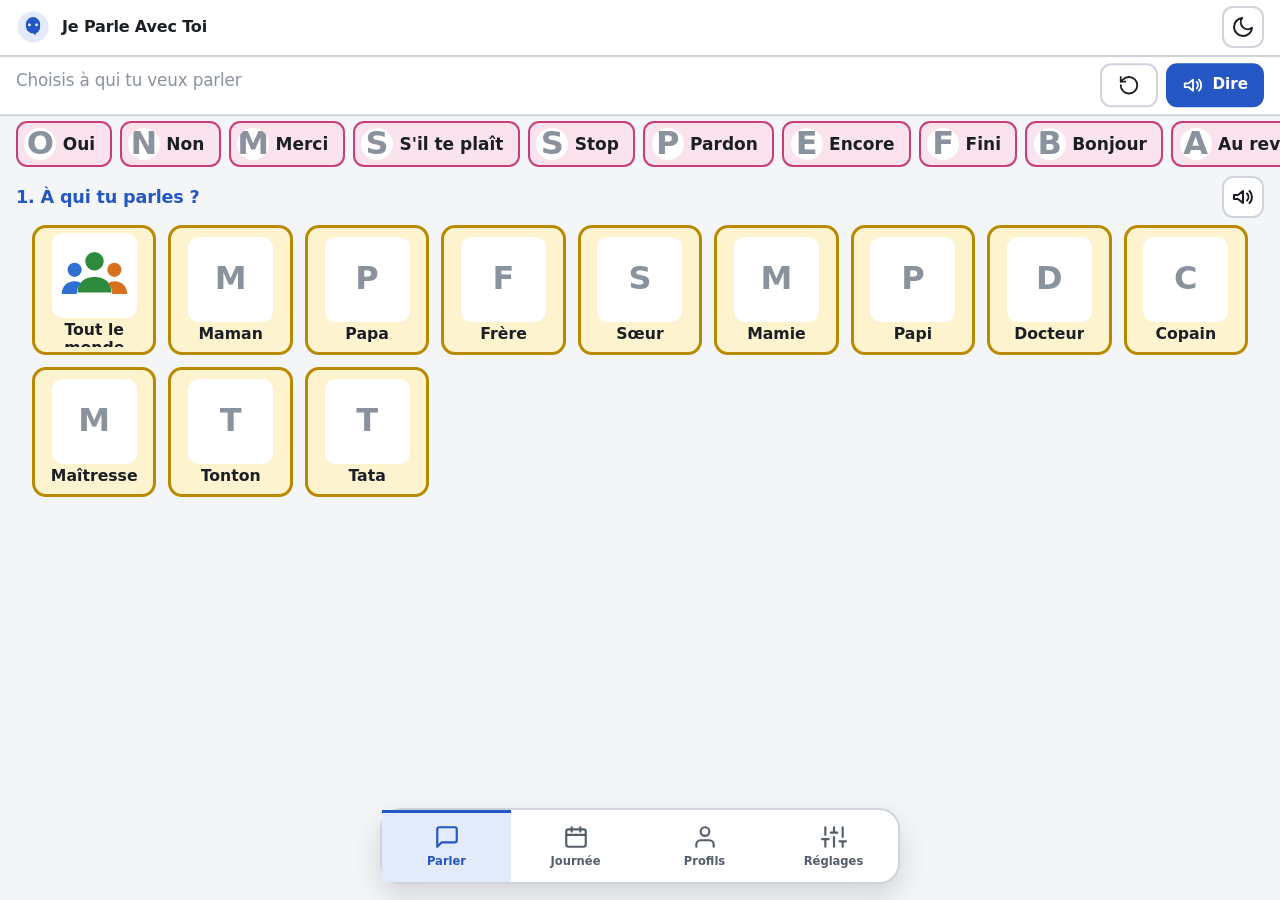
<file: versions/v9.1/index.html>
<!DOCTYPE html>
<html lang="fr">
<head>
<meta charset="UTF-8">
<meta name="viewport" content="width=device-width, initial-scale=1.0, maximum-scale=1, user-scalable=no, viewport-fit=cover">
<meta name="apple-mobile-web-app-capable" content="yes">
<meta name="mobile-web-app-capable" content="yes">
<meta name="apple-mobile-web-app-status-bar-style" content="default">
<meta name="apple-mobile-web-app-title" content="Je Parle Avec Toi">
<meta name="format-detection" content="telephone=no">
<title>Je Parle Avec Toi (archive v9.1)</title>
<meta name="theme-color" content="#2456c4">
<link rel="apple-touch-icon" href="../../icon-192.png">
<style>
*,*::before,*::after{box-sizing:border-box;margin:0;padding:0;-webkit-tap-highlight-color:transparent;}
html{-webkit-text-size-adjust:none;text-size-adjust:none;scroll-behavior:smooth;}
:root, [data-theme="light"]{
  --color-bg:#f7f6f2; --color-surface:#ffffff; --color-surface-2:#fbfbf9; --color-surface-offset:#f0eee8;
  --color-divider:#e2ded6; --color-border:#d8d3c8;
  --color-text:#26241f; --color-text-muted:#6f6a5f; --color-text-faint:#a8a297;
  --color-primary:#0d7a72; --color-primary-hover:#0a5f59; --color-primary-active:#084c47; --color-primary-highlight:#d3e9e6;
  --color-error:#b3261e; --color-error-highlight:#f6d9d6;
  --radius-sm:.5rem; --radius-md:.9rem; --radius-lg:1.4rem; --radius-xl:2rem; --radius-full:9999px;
  --shadow-sm:0 2px 6px rgba(60,50,30,.08); --shadow-md:0 6px 20px rgba(60,50,30,.12); --shadow-lg:0 16px 40px rgba(60,50,30,.18);
  --cat-bleu:#2f7dd1; --cat-bleu-bg:#dcebfa;
  --cat-vert:#3d9c4a; --cat-vert-bg:#dff3e0;
  --cat-rouge:#d64545; --cat-rouge-bg:#fadede;
  --cat-jaune:#c99416; --cat-jaune-bg:#faf1d3;
  --cat-violet:#8a5cc9; --cat-violet-bg:#ece1f8;
  --cat-orange:#e07a2c; --cat-orange-bg:#fbe6d3;
  --font-display:'Baloo 2','Comic Sans MS',sans-serif;
  --font-body:'Quicksand','Segoe UI',sans-serif;
}
[data-theme="dark"]{
  --color-bg:#181a19; --color-surface:#20221f; --color-surface-2:#252722; --color-surface-offset:#2b2d27;
  --color-divider:#33352f; --color-border:#3c3e37;
  --color-text:#eceae4; --color-text-muted:#a6a398; --color-text-faint:#726f64;
  --color-primary:#4fc7bd; --color-primary-hover:#7fd9d1; --color-primary-active:#a3e5df; --color-primary-highlight:#274642;
  --color-error:#e08b86; --color-error-highlight:#4a2d2b;
  --shadow-sm:0 2px 6px rgba(0,0,0,.3); --shadow-md:0 6px 20px rgba(0,0,0,.4); --shadow-lg:0 16px 40px rgba(0,0,0,.5);
  --cat-bleu-bg:#1d3350; --cat-vert-bg:#1d3a22; --cat-rouge-bg:#452323; --cat-jaune-bg:#453a1c; --cat-violet-bg:#33244a; --cat-orange-bg:#452c1a;
}
body{min-height:100dvh;font-family:var(--font-body);font-size:1.05rem;color:var(--color-text);background:var(--color-bg);line-height:1.5;overflow-x:hidden;}
img{display:block;max-width:100%;height:auto;}
button{font:inherit;color:inherit;cursor:pointer;background:none;border:none;}
:focus-visible{outline:3px solid var(--color-primary);outline-offset:3px;border-radius:var(--radius-sm);}
h1,h2,h3{font-family:var(--font-display);line-height:1.15;}

#app{max-width:100%;min-height:100dvh;display:flex;flex-direction:column;}
.topbar{display:flex;align-items:center;gap:.75rem;padding:.9rem 1rem;background:var(--color-surface);border-bottom:1px solid var(--color-divider);position:sticky;top:0;z-index:30;}
.logo{width:42px;height:42px;flex-shrink:0;}
.topbar h1{font-size:1.15rem;color:var(--color-primary);}
.topbar-spacer{flex:1;}
.icon-btn{width:48px;height:48px;border-radius:var(--radius-full);display:flex;align-items:center;justify-content:center;font-size:1.4rem;background:var(--color-surface-offset);transition:background .18s;}
.icon-btn:hover{background:var(--color-primary-highlight);}
.icon-btn:active{transform:scale(.94);}

.sentence-bar{display:flex;align-items:center;gap:.6rem;padding:.8rem 1rem;background:var(--color-surface-2);border-bottom:1px solid var(--color-divider);position:sticky;top:64px;z-index:29;}
.sentence-strip{flex:1;display:flex;gap:.5rem;overflow-x:auto;min-height:64px;align-items:center;padding:.25rem;}
.sentence-strip:empty::after{content:'Touche une image pour construire ta phrase';color:var(--color-text-faint);font-size:.9rem;white-space:nowrap;}
.sentence-chip{display:flex;flex-direction:column;align-items:center;gap:.15rem;background:var(--color-surface);border:2px solid var(--color-border);border-radius:var(--radius-md);padding:.3rem .5rem;min-width:52px;flex-shrink:0;box-shadow:var(--shadow-sm);animation:pop .25s ease;}
@keyframes pop{from{transform:scale(.6);opacity:0}to{transform:scale(1);opacity:1}}
.sentence-chip img{width:30px;height:30px;object-fit:contain;}
.sentence-chip .label{font-size:.65rem;font-weight:600;color:var(--color-text-muted);white-space:nowrap;}
.bar-actions{display:flex;gap:.5rem;flex-shrink:0;}
.btn{font-family:var(--font-body);font-weight:700;border-radius:var(--radius-full);padding:.85rem 1.3rem;font-size:.95rem;display:inline-flex;align-items:center;gap:.5rem;transition:background .18s,transform .12s;min-height:48px;}
.btn:active{transform:scale(.96);}
.btn-primary{background:var(--color-primary);color:#fff;box-shadow:var(--shadow-sm);}
.btn-primary:hover{background:var(--color-primary-hover);}
.btn-ghost{background:var(--color-surface-offset);color:var(--color-text);}
.btn-ghost:hover{background:var(--color-error-highlight);color:var(--color-error);}

.cat-tabs{display:flex;gap:.6rem;padding:.9rem 1rem;overflow-x:auto;background:var(--color-bg);}
.cat-tab{flex-shrink:0;display:flex;align-items:center;gap:.5rem;padding:.7rem 1.1rem;border-radius:var(--radius-full);font-weight:700;font-family:var(--font-display);font-size:.95rem;border:2px solid transparent;min-height:48px;white-space:nowrap;transition:transform .15s;}
.cat-tab:active{transform:scale(.95);}
.cat-tab.active{border-color:currentColor;box-shadow:var(--shadow-sm);}

main{flex:1;padding:0 1rem 6.5rem;}
.board-grid{display:grid;grid-template-columns:repeat(auto-fill,minmax(min(140px,100%),1fr));gap:1rem;padding-top:.25rem;}
.pic-card{position:relative;background:var(--color-surface);border:2px solid var(--color-border);border-radius:var(--radius-lg);padding:.9rem .6rem 1rem;display:flex;flex-direction:column;align-items:center;gap:.5rem;min-height:150px;box-shadow:var(--shadow-sm);transition:transform .15s,box-shadow .15s;}
.pic-card:active{transform:scale(.94);box-shadow:var(--shadow-md);}
.pic-card .strip{position:absolute;top:0;left:0;right:0;height:8px;border-radius:var(--radius-lg) var(--radius-lg) 0 0;}
.pic-card .pic-img-wrap{width:76px;height:76px;border-radius:var(--radius-md);display:flex;align-items:center;justify-content:center;background:var(--color-surface-offset);overflow:hidden;}
.pic-card .pic-img-wrap img{width:100%;height:100%;object-fit:contain;padding:4px;}
.pic-card .pic-label{font-family:var(--font-display);font-weight:700;font-size:.95rem;text-align:center;}

.bottom-nav{position:fixed;bottom:0;left:0;right:0;display:flex;background:var(--color-surface);border-top:1px solid var(--color-divider);z-index:40;padding-bottom:env(safe-area-inset-bottom);}
.nav-btn{flex:1;display:flex;flex-direction:column;align-items:center;gap:.2rem;padding:.7rem 0;font-size:1.4rem;color:var(--color-text-muted);min-height:64px;}
.nav-btn span{font-size:.72rem;font-weight:600;font-family:var(--font-body);}
.nav-btn.active{color:var(--color-primary);}

.screen{display:none;}
.screen.active{display:block;animation:fadein .25s ease;}
@keyframes fadein{from{opacity:0}to{opacity:1}}

.profile-screen{padding:2rem 1.25rem 6rem;max-width:640px;margin:0 auto;}
.profile-screen h2{font-size:1.6rem;margin-bottom:.4rem;}
.profile-screen p.sub{color:var(--color-text-muted);margin-bottom:1.5rem;}
.profile-grid{display:grid;grid-template-columns:repeat(auto-fill,minmax(140px,1fr));gap:1rem;}
.profile-card{background:var(--color-surface);border:2px solid var(--color-border);border-radius:var(--radius-xl);padding:1.2rem;display:flex;flex-direction:column;align-items:center;gap:.6rem;box-shadow:var(--shadow-sm);}
.profile-avatar{width:74px;height:74px;border-radius:var(--radius-full);background:var(--color-primary-highlight);display:flex;align-items:center;justify-content:center;font-size:2rem;}
.profile-name{font-family:var(--font-display);font-weight:700;}
.add-profile-card{border-style:dashed;color:var(--color-text-muted);justify-content:center;}

.settings-screen{padding:1.5rem 1.25rem 6rem;max-width:720px;margin:0 auto;}
.settings-screen h2{font-size:1.4rem;margin-bottom:1rem;}
.settings-section{background:var(--color-surface);border:1px solid var(--color-divider);border-radius:var(--radius-lg);padding:1.2rem;margin-bottom:1.2rem;box-shadow:var(--shadow-sm);}
.settings-section h3{font-size:1.05rem;margin-bottom:.8rem;color:var(--color-primary);}
.field{margin-bottom:1rem;}
.field label{display:block;font-weight:600;font-size:.9rem;margin-bottom:.4rem;color:var(--color-text-muted);}
.field input,.field select{width:100%;padding:.75rem .9rem;border:1px solid var(--color-border);border-radius:var(--radius-md);background:var(--color-surface-2);font-family:var(--font-body);font-size:1rem;min-height:48px;}
.field input[type=file]{padding:.5rem;}
.field input:focus{border-color:var(--color-primary);}
.row-flex{display:flex;gap:.75rem;flex-wrap:wrap;}
.chip-select{display:flex;gap:.5rem;flex-wrap:wrap;}
.chip-select button{padding:.55rem 1rem;border-radius:var(--radius-full);border:2px solid var(--color-border);font-weight:700;font-size:.85rem;}
.chip-select button.selected{border-color:currentColor;box-shadow:var(--shadow-sm);}
.card-list{display:flex;flex-direction:column;gap:.6rem;max-height:320px;overflow-y:auto;}
.card-list-item{display:flex;align-items:center;gap:.8rem;padding:.6rem .8rem;background:var(--color-surface-2);border-radius:var(--radius-md);border:1px solid var(--color-divider);}
.card-list-item img{width:36px;height:36px;object-fit:contain;}
.card-list-item .meta{flex:1;}
.card-list-item .meta .n{font-weight:700;}
.card-list-item .meta .c{font-size:.8rem;color:var(--color-text-muted);}
.card-list-item .del{color:var(--color-error);font-size:1.3rem;padding:.4rem;}

.lock-banner{position:fixed;inset:0;background:var(--color-bg);z-index:60;display:flex;align-items:center;justify-content:center;flex-direction:column;gap:1rem;padding:2rem;text-align:center;}
.lock-banner.hidden{display:none;}
.lock-banner .lock-icon{font-size:3rem;}
.pin-inputs{display:flex;gap:.6rem;}
.pin-inputs input{width:52px;height:60px;text-align:center;font-size:1.6rem;border-radius:var(--radius-md);border:2px solid var(--color-border);background:var(--color-surface);}

.empty-state{display:flex;flex-direction:column;align-items:center;text-align:center;padding:3rem 1rem;color:var(--color-text-muted);}
.empty-state .ic{font-size:2.6rem;margin-bottom:.8rem;}

.toast{position:fixed;bottom:90px;left:50%;transform:translateX(-50%) translateY(20px);background:var(--color-primary);color:#fff;padding:.8rem 1.3rem;border-radius:var(--radius-full);font-weight:700;box-shadow:var(--shadow-md);z-index:80;opacity:0;transition:opacity .25s,transform .25s;pointer-events:none;}
.toast.show{opacity:1;transform:translateX(-50%) translateY(0);}

@media (prefers-reduced-motion:reduce){*,*::before,*::after{animation-duration:.01ms!important;transition-duration:.01ms!important;}}
@media (min-width:768px){main{padding:0 2rem 2rem;} .bottom-nav{max-width:520px;left:50%;transform:translateX(-50%);border-radius:var(--radius-full);bottom:1rem;box-shadow:var(--shadow-lg);border:1px solid var(--color-divider);}}

html,body{-webkit-touch-callout:none}
body{min-height:100vh;min-height:100dvh;-webkit-user-select:none;user-select:none;overscroll-behavior-y:none;padding-left:env(safe-area-inset-left);padding-right:env(safe-area-inset-right)}
#app{min-height:100vh;min-height:100dvh}
button,.pic-card,.nav-btn{touch-action:manipulation;-webkit-appearance:none;appearance:none}
input,select{-webkit-appearance:none;appearance:none;font-size:16px}
input[type=text],input[type=tel],input[type=search],select{-webkit-user-select:text;user-select:text}
input[type=search]{width:100%;padding:.75rem .9rem;border:1px solid var(--color-border);border-radius:var(--radius-md);background:var(--color-surface-2);color:var(--color-text);min-height:48px;font-family:var(--font-body)}
.topbar{padding-top:calc(.9rem + env(safe-area-inset-top))}
.lock-banner{top:0;right:0;bottom:0;left:0}
.cat-tabs,.quick,.crumbs,.chips{-webkit-overflow-scrolling:touch;scrollbar-width:none}
.cat-tabs::-webkit-scrollbar,.quick::-webkit-scrollbar,.crumbs::-webkit-scrollbar,.chips::-webkit-scrollbar{display:none}
.ic{display:inline-flex;align-items:center;justify-content:center;line-height:0}
.ic svg{width:22px;height:22px}
.nav-btn .ic svg{width:26px;height:26px}
.icon-btn .ic svg{width:24px;height:24px}
.sentence-bar{display:block;padding:.7rem 1rem;top:var(--tb,64px)}
.sentence-row{display:flex;align-items:center;gap:.6rem}
.sentence-text{flex:1;font-family:var(--font-display);font-weight:700;font-size:1.45rem;min-height:2.2rem;line-height:1.2}
.sentence-text.empty{color:var(--color-text-faint);font-size:1rem;font-weight:500}
.crumbs{display:flex;gap:.4rem;overflow-x:auto;padding-top:.5rem}
.crumbs:empty{display:none}
.crumb{display:flex;align-items:center;gap:.35rem;flex-shrink:0;padding:.25rem .7rem .25rem .3rem;border-radius:var(--radius-full);font-weight:700;font-size:.85rem;border:2px solid currentColor}
.crumb .ci{width:28px;height:28px;display:flex;align-items:center;justify-content:center;background:#fff;border-radius:50%;overflow:hidden}
.crumb .ci img{width:24px;height:24px;object-fit:contain}
.quick{display:flex;gap:.5rem;overflow-x:auto;padding:.6rem 1rem}
.quick button{flex-shrink:0;display:flex;align-items:center;gap:.4rem;padding:.3rem .9rem .3rem .4rem;border-radius:var(--radius-full);background:var(--cat-jaune-bg);color:var(--cat-jaune);font-weight:700;font-family:var(--font-display);min-height:44px}
.quick button:active{transform:scale(.94)}
.quick .qi{display:flex;width:32px;height:32px;align-items:center;justify-content:center;background:#fff;border-radius:50%;overflow:hidden}
.quick img{width:26px;height:26px;object-fit:contain}
.flow-head{display:flex;align-items:center;gap:.7rem;padding:.6rem 1rem 0}
.flow-title{flex:1;font-family:var(--font-display);font-size:1.3rem;font-weight:700;color:var(--color-primary)}
.pic-img-wrap{font-size:2rem;background:#fff}
.pic-img-wrap img{width:100%;height:100%;object-fit:contain;padding:4px}
.ph{font-family:var(--font-display);font-weight:800;color:var(--color-text-faint);font-size:2rem}
.cat-tab img{width:26px;height:26px;object-fit:contain;background:#fff;border-radius:50%;padding:2px}
.pic-sub{font-size:.75rem;color:var(--color-text-muted);text-align:center;margin-top:-.3rem}
.done-box{grid-column:1/-1;text-align:center;padding:1.5rem 0;display:flex;flex-direction:column;gap:1rem;align-items:center}
.skip-box{grid-column:1/-1;display:flex;justify-content:center;padding-top:.5rem}
.profile-card.current{border-color:var(--color-primary)}
.profile-avatar{font-family:var(--font-display);font-weight:800;color:#fff;font-size:1.9rem}
.card-list-item select{padding:.4rem;border-radius:var(--radius-sm);border:1px solid var(--color-border);background:var(--color-surface);color:var(--color-text)}
.card-list-item .ci2{width:40px;height:40px;display:flex;align-items:center;justify-content:center;background:#fff;border-radius:8px;flex-shrink:0;overflow:hidden}
.card-list-item .ci2 img{width:34px;height:34px}
.card-list-item .del,.card-list-item .act{display:flex;align-items:center;padding:.4rem}
.card-list-item .act{color:var(--color-text-muted)}
.lock-icon svg{width:48px;height:48px}
.toast{bottom:calc(90px + env(safe-area-inset-bottom))}
.type-grid{display:grid;grid-template-columns:repeat(auto-fill,minmax(120px,1fr));gap:.6rem}
.type-btn{display:flex;flex-direction:column;align-items:center;gap:.2rem;padding:.6rem .4rem;border-radius:var(--radius-md);border:2px solid var(--color-border);background:var(--color-surface);text-align:center;font-weight:700;font-size:.85rem}
.type-btn .ti{width:44px;height:44px;display:flex;align-items:center;justify-content:center;background:#fff;border-radius:8px}
.type-btn img{width:38px;height:38px;object-fit:contain}
.type-btn small{font-weight:500;color:var(--color-text-muted);font-size:.7rem;line-height:1.2}
.type-btn.on,.seg button.on,.chip.on{border-color:var(--color-primary);background:var(--color-primary-highlight);color:var(--color-primary)}
.seg{display:flex;gap:.5rem;flex-wrap:wrap}
.seg button,.chip{padding:.55rem 1rem;border-radius:var(--radius-full);border:2px solid var(--color-border);font-weight:700;font-size:.85rem;background:var(--color-surface);min-height:44px}
.chips{display:flex;gap:.5rem;overflow-x:auto;padding:.7rem 0}
.chip{flex-shrink:0;min-height:40px}
.editor{border:2px solid var(--color-primary);border-radius:var(--radius-lg);padding:1rem;margin:1rem 0;background:var(--color-surface-2)}
.editor h3{margin-bottom:.8rem}
.img-pick{display:flex;align-items:center;gap:.6rem;justify-content:center;margin-bottom:.7rem}
.img-prev{width:110px;height:110px;border-radius:var(--radius-md);background:#fff;border:1px solid var(--color-border);display:flex;align-items:center;justify-content:center;overflow:hidden}
.img-prev img{width:100%;height:100%;object-fit:contain;padding:6px}
.preview{background:var(--color-primary-highlight);color:var(--color-primary);padding:.7rem 1rem;border-radius:var(--radius-md);font-weight:700;margin-bottom:1rem}
details.grp{margin-bottom:.6rem;border:1px solid var(--color-divider);border-radius:var(--radius-md);background:var(--color-surface-2)}
details.grp>summary{padding:.8rem 1rem;font-weight:700;cursor:pointer;list-style:none;display:flex;justify-content:space-between}
details.grp>summary::-webkit-details-marker{display:none}
details.grp .rows{padding:0 .6rem .6rem;display:flex;flex-direction:column;gap:.5rem}
.hint{font-size:.8rem;color:var(--color-text-muted);margin-top:.3rem}

/* ===== v6 : rendu plus sobre, plus tactile ===== */
:root,[data-theme="light"]{--color-bg:#f5f0e6;--color-surface:#fffdf8;--color-surface-2:#faf6ec;--color-surface-offset:#ece5d5;--color-divider:#ded5c0;--color-border:#cfc4aa;--color-text:#1f2a2e;--color-text-muted:#5b6469;--color-text-faint:#8c9290;--color-primary:#0d7a72;--color-primary-hover:#0a625c;--color-primary-active:#084c47;--color-primary-highlight:#d6e8e3;--radius-sm:.4rem;--radius-md:.7rem;--radius-lg:1rem;--radius-xl:1.3rem;--shadow-sm:0 2px 0 rgba(31,42,46,.10);--shadow-md:0 3px 0 rgba(31,42,46,.14);--shadow-lg:0 12px 28px rgba(31,42,46,.16);--font-display:'Lexend','Atkinson Hyperlegible',system-ui,sans-serif;--font-body:'Atkinson Hyperlegible','Segoe UI',system-ui,sans-serif}
[data-theme="dark"]{--color-bg:#14181a;--color-surface:#1c2123;--color-surface-2:#21282a;--color-surface-offset:#2a3235;--color-divider:#2f383b;--color-border:#3d484c;--color-text:#eceae4;--color-text-muted:#a9aea9;--color-text-faint:#757c78;--color-primary:#4fc7bd;--color-primary-hover:#7fd9d1;--color-primary-active:#a3e5df;--color-primary-highlight:#254541;--shadow-sm:0 2px 0 rgba(0,0,0,.35);--shadow-md:0 3px 0 rgba(0,0,0,.4)}
body{font-family:var(--font-body);font-size:1.0625rem;line-height:1.55}
h1,h2,h3,.btn,.cat-tab,.pic-label,.flow-title,.crumb,.profile-name{font-family:var(--font-display)}
.topbar{border-bottom:2px solid var(--color-border)}
.topbar h1{font-weight:700;letter-spacing:-.01em}
.btn,.icon-btn,.cat-tab,.crumb,.chip,.seg button,.quick button,.type-btn,.int-row .btn{border-radius:var(--radius-md)}
.btn{font-weight:600;letter-spacing:0}
.btn-primary{box-shadow:0 3px 0 var(--color-primary-active)}
.btn-primary:active{transform:translateY(2px);box-shadow:0 1px 0 var(--color-primary-active)}
.btn-ghost{border:2px solid var(--color-border);background:var(--color-surface)}
.icon-btn{border:2px solid var(--color-border);background:var(--color-surface)}
.sentence-bar{background:var(--color-surface);border-bottom:2px solid var(--color-border);padding:.8rem 1rem}
.sentence-text{font-family:var(--font-display);font-weight:600;font-size:1.7rem;line-height:1.3;letter-spacing:-.01em;color:var(--color-text)}
.sentence-text.empty{font-size:1.05rem}
.sentence-text .placeholder{font-size:1.05rem;font-weight:500;color:var(--color-text-faint)}
.sentence-text .blank{display:inline-block;min-width:3.2ch;height:1em;margin:0 .1em;border-bottom:3px dashed var(--color-primary);vertical-align:-.12em}
.flow-title{font-weight:700;font-size:1.25rem;letter-spacing:-.01em}
.flow-hint{padding:.15rem 1rem 0;color:var(--color-text-muted);font-size:1rem}
.pic-card{border:2px solid var(--color-border);border-radius:var(--radius-lg);box-shadow:0 4px 0 var(--color-border);gap:.6rem}
.pic-card:active{transform:translateY(3px);box-shadow:0 1px 0 var(--color-border)}
.pic-card .strip{height:7px}
.pic-img-wrap{background:#fff;border:1px solid var(--color-divider);border-radius:var(--radius-md)}
.pic-label{font-weight:600;font-size:1rem;line-height:1.25}
.board-grid.big{grid-template-columns:repeat(auto-fill,minmax(160px,1fr))}
.board-grid.big .pic-card{min-height:200px}
.board-grid.big .pic-img-wrap{width:104px;height:104px}
.board-grid.big .pic-label{font-size:1.2rem}
.board-grid.big .pic-sub{font-size:.85rem}
.cat-tab{border:2px solid transparent;font-weight:600}
.cat-tab.active{border-color:currentColor;box-shadow:0 3px 0 currentColor}
.crumb{border-width:2px}
.bottom-nav{border-top:2px solid var(--color-border);background:var(--color-surface)}
.nav-btn{border-top:3px solid transparent}
.nav-btn.active{border-top-color:var(--color-primary);background:var(--color-primary-highlight)}
@media (min-width:768px){.bottom-nav{border-radius:var(--radius-xl);border:2px solid var(--color-border)}}
.settings-section,.editor,details.grp,.le-row,.card-list-item{border-radius:var(--radius-lg)}
.settings-section{border:2px solid var(--color-divider);box-shadow:none}
.final-sentence{font-family:var(--font-display);font-weight:600;font-size:1.9rem;line-height:1.3;max-width:24ch;margin:.2rem auto .4rem}
.isvg{width:100%;height:100%;display:block;padding:6px}
.crumb .ci svg{width:24px;height:24px;padding:0}
.cat-tab svg{width:26px;height:26px;padding:0;background:#fff;border-radius:50%}
.ci2 svg{width:34px;height:34px;padding:0}
.img-prev svg{width:90%;height:90%;padding:0}
.btn.small{min-height:38px;padding:.4rem .9rem;font-size:.8rem}
.int-row{flex-wrap:wrap}
.int-row .meta .c{display:block}
.int-row.off{opacity:.55}
.int-row .acts{display:flex;gap:.35rem;flex-wrap:wrap;justify-content:flex-end}
.le-row{display:flex;align-items:center;gap:.6rem;padding:.5rem .7rem;background:var(--color-surface);border:1px solid var(--color-divider);margin-bottom:.45rem}
.le-row .meta{flex:1;font-weight:700}
.le-row .meta small{display:block;font-weight:500;color:var(--color-text-muted)}
.level-help{background:var(--color-primary-highlight);border-radius:var(--radius-md);padding:.6rem .9rem;margin-bottom:.9rem;font-size:.85rem}
.level-help p{margin:.15rem 0}
.pf-row{display:flex;gap:.4rem;flex-wrap:wrap}
/* ===== v7 : couleurs Fitzgerald, style sobre, réglages par usager ===== */
:root,[data-theme="light"]{--color-bg:#f4f5f7;--color-surface:#ffffff;--color-surface-2:#f8f9fb;--color-surface-offset:#eceef2;--color-divider:#e1e4ea;--color-border:#cfd4dc;--color-text:#1b1f24;--color-text-muted:#555e6b;--color-text-faint:#8a929e;--color-primary:#2456c4;--color-primary-hover:#1c46a3;--color-primary-active:#153782;--color-primary-highlight:#e3eafa;--on-primary:#ffffff;
 --font-display:system-ui,-apple-system,'Segoe UI',Roboto,'Helvetica Neue',Arial,sans-serif;--font-body:system-ui,-apple-system,'Segoe UI',Roboto,'Helvetica Neue',Arial,sans-serif;
 --cat-jaune:#b98a00;--cat-jaune-bg:#fdf3cf;--cat-vert:#2e8b3e;--cat-vert-bg:#e2f4e4;--cat-bleu:#2f6fd1;--cat-bleu-bg:#e0ecfb;--cat-orange:#d9701e;--cat-orange-bg:#fde9d6;--cat-violet:#7d4fc4;--cat-violet-bg:#eee5fa;--cat-rouge:#cc3a3a;--cat-rouge-bg:#fbe1e1;--cat-rose:#c93d78;--cat-rose-bg:#fbe3ee}
[data-theme="dark"]{--color-bg:#111418;--color-surface:#1a1e24;--color-surface-2:#1f242b;--color-surface-offset:#272d35;--color-divider:#2c333c;--color-border:#3a424d;--color-text:#eef0f3;--color-text-muted:#a7afba;--color-text-faint:#737c88;--color-primary:#8fb0ff;--color-primary-hover:#b0c8ff;--color-primary-active:#cfdcff;--color-primary-highlight:#22324f;--on-primary:#0c1a33;
 --cat-jaune-bg:#3d3414;--cat-vert-bg:#18361e;--cat-bleu-bg:#182c4a;--cat-orange-bg:#40280f;--cat-violet-bg:#2e2246;--cat-rouge-bg:#432121;--cat-rose-bg:#42202f}
.btn-primary{color:var(--on-primary);box-shadow:none}.btn-primary:active{transform:scale(.97);box-shadow:none}
.toast{color:var(--on-primary)}
.topbar h1{color:var(--color-text)}
.pic-card{background:var(--cc-bg,var(--color-surface));border:3px solid var(--cc,var(--color-border));box-shadow:none;border-radius:16px}
.pic-card:active{transform:scale(.97);box-shadow:none}
.pic-card .strip{display:none}
.pic-card .pic-img-wrap{border-color:transparent;background:#fff}
.quick button{background:var(--cat-rose-bg);color:var(--color-text);border:2px solid var(--cat-rose)}
.cat-tab{color:var(--color-text)!important;border-color:var(--cc,transparent)}
.cat-tab.active{box-shadow:none;border-width:3px;border-color:var(--color-text)}
body[data-size="s"] .board-grid,body[data-size="s"] .board-grid.big{grid-template-columns:repeat(auto-fill,minmax(105px,1fr));gap:.6rem}
body[data-size="s"] .pic-card{min-height:118px;padding:.6rem .4rem}
body[data-size="s"] .pic-card .pic-img-wrap{width:62px;height:62px}
body[data-size="s"] .pic-label{font-size:.9rem}
body[data-size="l"] .board-grid,body[data-size="l"] .board-grid.big{grid-template-columns:repeat(auto-fill,minmax(165px,1fr))}
body[data-size="l"] .pic-card{min-height:210px}
body[data-size="l"] .pic-card .pic-img-wrap{width:120px;height:120px}
body[data-size="l"] .pic-label{font-size:1.25rem}
.pic-card.pressing::after{content:'';position:absolute;left:10px;right:10px;bottom:7px;height:7px;border-radius:4px;background:var(--cc,var(--color-primary));transform-origin:left;animation:holdfill var(--hold,0ms) linear forwards}
@keyframes holdfill{from{transform:scaleX(0)}to{transform:scaleX(1)}}
@media (min-width:768px){main{padding-bottom:7rem}}
body.kid #themeToggle,body.kid .nav-btn[data-screen="profiles"]{display:none}
#profileList{max-height:none;overflow:visible}
.pf-card{border:2px solid var(--color-divider);border-radius:var(--radius-lg);padding:.8rem;background:var(--color-surface-2)}
.pf-head{display:flex;align-items:center;gap:.7rem;margin-bottom:.6rem}
.pf-head .n{flex:1;font-weight:700;font-size:1.05rem}
.pf-head .del{color:var(--color-error);display:flex;padding:.4rem}
.pf-grid{display:grid;grid-template-columns:repeat(auto-fill,minmax(210px,1fr));gap:.6rem}
.pf-f{display:flex;flex-direction:column;gap:.25rem;font-size:.85rem;color:var(--color-text-muted);font-weight:600}
.pf-f select{padding:.6rem .7rem;border:1px solid var(--color-border);border-radius:var(--radius-md);background:var(--color-surface);color:var(--color-text);font-size:16px;min-height:44px;-webkit-appearance:menulist;appearance:auto}

/* ===== v8 ===== */
.day-screen,.write-screen{padding:1.2rem 1rem 7rem;max-width:760px;margin:0 auto}
.day-head{display:flex;align-items:center;gap:.8rem;margin-bottom:1rem}.day-head h2{flex:1;font-size:1.5rem}
.day-list{display:flex;flex-direction:column;gap:.7rem}
.day-item{display:flex;align-items:center;gap:.9rem;padding:.7rem .9rem;border:3px solid var(--cc);background:var(--cc-bg);border-radius:16px;cursor:pointer}
.day-item .pic-img-wrap{width:72px;height:72px;flex-shrink:0;background:#fff;border-radius:12px;display:flex;align-items:center;justify-content:center;overflow:hidden}
.day-txt{flex:1;min-width:0;display:flex;flex-direction:column;gap:.1rem}
.day-step{font-size:.85rem;font-weight:700;color:var(--color-text-muted)}
.day-label{font-size:1.3rem;font-weight:700;overflow-wrap:anywhere}
.day-item.now{box-shadow:0 0 0 4px var(--color-primary)}
.day-item.done{opacity:.5}.day-item.done .day-label{text-decoration:line-through}
.day-check{width:56px;height:56px;flex-shrink:0;border-radius:50%;border:3px solid var(--color-border);background:var(--color-surface);display:flex;align-items:center;justify-content:center;color:var(--cat-vert)}
.day-item.done .day-check{background:var(--cat-vert);color:#fff;border-color:var(--cat-vert)}
.day-acts{display:flex;gap:.3rem;flex-wrap:wrap}
.day-tools{margin-top:1rem}
.day-cands{display:grid;grid-template-columns:repeat(auto-fill,minmax(130px,1fr));gap:.5rem;margin-top:.7rem;max-height:360px;overflow:auto}
.day-cand{display:flex;align-items:center;gap:.5rem;padding:.4rem;border:1px solid var(--color-border);border-radius:10px;background:var(--color-surface);font-weight:600;text-align:left}
body.kid #dayEdit,body.kid #dayPicker{display:none!important}
.write-screen textarea{width:100%;font-size:1.6rem;font-weight:600;padding:1rem;border:2px solid var(--color-border);border-radius:14px;background:var(--color-surface);color:var(--color-text);font-family:var(--font-body);-webkit-user-select:text;user-select:text;resize:vertical;margin-bottom:.4rem}
.write-screen .chips{flex-wrap:wrap}
.write-screen .chips .chip{font-size:1.1rem;min-height:48px;padding:.5rem 1rem}
.quick.favs{padding-top:0}
.quick.favs button{background:var(--cat-jaune-bg);border:2px solid var(--cat-jaune);color:var(--color-text)}
.quick.favs:empty{display:none}
.scan-on{outline:6px solid #f5a400!important;outline-offset:3px;position:relative;z-index:5}
#modelBtn.on{background:#f5a400;border-color:#f5a400;color:#1b1f24}
.model-banner{display:none;margin:.6rem 1rem 0;padding:.7rem 1rem;border-radius:12px;background:#fff3cc;color:#5a4300;font-weight:700;border:2px solid #f5a400}
body.modeling .model-banner{display:block}
body.modeling .sentence-bar{background:#fff8e1}
[data-theme="dark"] body.modeling .sentence-bar{background:#3a3112}
.pic-card.shown{animation:shown .6s ease}
@keyframes shown{0%{transform:scale(1)}40%{transform:scale(1.07);box-shadow:0 0 0 6px #f5a400}100%{transform:scale(1)}}
.done-box .btn{justify-content:center}
.le-row .meta small{display:block}

/* ===== v9 : écran sans défilement, en-tête compact, réglages en onglets ===== */
[hidden]{display:none!important}
.topbar{padding:.4rem 1rem;padding-top:calc(.4rem + env(safe-area-inset-top))}
.topbar h1{font-size:1rem}.logo{width:34px;height:34px;touch-action:none}
.topbar .icon-btn{width:42px;height:42px}
.sentence-bar{padding:.4rem 1rem}
.sentence-text{font-size:1.4rem;min-height:1.9rem}
.sentence-row .btn{min-height:44px;padding:.55rem 1rem}
.quick{padding:.35rem 1rem}
.quick button{min-height:40px}
.flow-head{padding:.25rem 1rem 0;gap:.5rem}
.flow-title{font-size:1.1rem}
.flow-head .icon-btn{width:42px;height:42px}
#backBtn{min-height:42px;padding:.45rem .8rem}
.flow-hint{font-size:.9rem}
body.nonreader #flowHint{display:none}
.cat-tabs{padding:.45rem 1rem}
.cat-tab{min-height:42px;padding:.4rem .8rem}
main{padding-top:.4rem}
.board-grid.fit{grid-template-columns:repeat(var(--cols),minmax(0,1fr))!important;grid-auto-rows:var(--rowh);padding-top:0}
.board-grid.fit .pic-card{min-height:0!important;height:var(--rowh);padding:5px 4px;gap:3px;justify-content:center;border-radius:14px}
.board-grid.fit .pic-card .pic-img-wrap{width:var(--img)!important;height:var(--img)!important;flex-shrink:0}
.board-grid.fit .pic-label{font-size:var(--fs);line-height:1.15;overflow:hidden;max-width:100%}
.board-grid.fit .pic-sub{display:none}
.pager{display:flex;align-items:center;justify-content:space-between;gap:.6rem;margin-top:10px}
.pager button{min-height:52px;min-width:110px;font-size:1.05rem;justify-content:center}
.pager .pg{font-weight:700;color:var(--color-text-muted)}
.pager button:disabled{opacity:.35}
.set-tabs{display:flex;gap:.5rem;overflow-x:auto;margin:0 0 1rem;position:sticky;top:var(--tb,56px);background:var(--color-bg);padding:.5rem 0;z-index:20;scrollbar-width:none}
.set-tabs::-webkit-scrollbar{display:none}
.set-tabs .chip{font-size:.95rem}
.model-banner{display:none;align-items:center;gap:.8rem}
body.modeling .model-banner{display:flex}
.model-banner span{flex:1}
/* v9.1 : rubriques des réglages en menus déroulants */
.settings-section{padding:.8rem 1.1rem}
.settings-section>.sec-head{display:flex;align-items:center;justify-content:space-between;width:100%;text-align:left;gap:.6rem;padding:0;background:none;border:0;color:inherit;cursor:pointer;min-height:48px}
.settings-section>.sec-head h3{margin:0}
.sec-head .chev{display:flex;color:var(--color-text-muted);transition:transform .2s;flex-shrink:0}
.settings-section.open>.sec-head .chev{transform:rotate(180deg)}
.settings-section>.sec-body{margin-top:.7rem}
.settings-section:not(.open)>.sec-body{display:none}
/* correctif : texte lisible dans les champs en mode sombre */
input,select,textarea{color:var(--color-text)}
input::placeholder,textarea::placeholder{color:var(--color-text-faint);opacity:1}
</style>
</head>
<body>
<div id="app">
<header class="topbar" id="topbar">
<svg class="logo" viewBox="0 0 48 48" fill="none" aria-label="Logo Je Parle Avec Toi"><circle cx="24" cy="24" r="22" fill="var(--color-primary-highlight)"/><path d="M14 20a10 10 0 0 1 20 0v4a10 10 0 0 1-6 9l-1 3-2-3a10 10 0 0 1-11-9z" fill="var(--color-primary)"/><circle cx="19" cy="21" r="1.8" fill="var(--color-surface)"/><circle cx="29" cy="21" r="1.8" fill="var(--color-surface)"/></svg>
<h1>Je Parle Avec Toi</h1><div class="topbar-spacer"></div>
<button class="icon-btn" id="themeToggle" aria-label="Changer de thème"><i class="ic" id="themeIcon"></i></button>
</header>
<section class="screen active" id="screen-board">
<div class="sentence-bar">
<div class="sentence-row">
<div class="sentence-text empty" id="sentenceText" aria-live="polite"></div>
<div class="bar-actions">
<button class="btn btn-ghost" id="clearSentence" aria-label="Recommencer"><i class="ic" data-ic="reset"></i></button>
<button class="btn btn-primary" id="speakSentence" aria-label="Dire ma phrase"><i class="ic" data-ic="speaker"></i>Dire</button>
</div></div>
<div class="crumbs" id="crumbs"></div>
</div>
<div class="model-banner" id="modelBanner"></div><div class="quick" id="quickRow" aria-label="Mots rapides"></div><div class="quick favs" id="favRow" aria-label="Mes phrases"></div>
<div class="flow-head"><button class="btn btn-ghost" id="backBtn" style="display:none" aria-label="Retour"><i class="ic" data-ic="back"></i>Retour</button><div class="flow-title" id="flowTitle"></div><button class="icon-btn" id="hintSpeak" aria-label="Écouter la consigne"><i class="ic" data-ic="speaker"></i></button></div>
<p class="flow-hint" id="flowHint"></p>
<div class="cat-tabs" id="catTabs" role="tablist"></div>
<main><div class="board-grid" id="boardGrid"></div><div class="pager" id="pager" hidden></div></main>
</section>
<section class="screen" id="screen-day"><div class="day-screen"><div class="day-head"><h2 id="dayTitle">Ma journée</h2><button class="btn btn-primary" id="daySay"></button></div>
<div id="dayList" class="day-list"></div>
<div class="row-flex day-tools"><button class="btn btn-ghost" id="dayReset">Tout recommencer</button><button class="btn btn-ghost" id="dayEdit">Modifier</button></div>
<div id="dayPicker" class="editor" style="display:none"><h3>Ajouter une étape</h3><input type="search" id="daySearch" placeholder="Rechercher un mot (ex : bain, école)"><div id="dayCands" class="day-cands"></div></div></div></section>
<section class="screen" id="screen-write"><div class="write-screen"><textarea id="wText" rows="3" autocapitalize="sentences"></textarea><div class="chips" id="wSugg"></div>
<div class="row-flex"><button class="btn btn-primary" id="wSay"></button><button class="btn btn-ghost" id="wFav"></button><button class="btn btn-ghost" id="wClear"></button></div></div></section>
<section class="screen" id="screen-profiles"><div class="profile-screen"><h2>Qui utilise l'application ?</h2><p class="sub">Touche ton profil pour commencer.</p><div class="profile-grid" id="profileGrid"></div></div></section>
<section class="screen" id="screen-settings"><div class="settings-screen"><h2>Personnalisation</h2><div class="set-tabs" id="setTabs" role="tablist"></div>
<div class="settings-section" id="secBackup" data-tab="save"><h3>Sauvegarde</h3><p class="hint" style="margin-bottom:.8rem">Enregistre tout (profils, mots, photos, voix, phrases, journée) dans un fichier. Garde-le en lieu sûr : il permet de tout récupérer sur un autre téléphone. En cas de restauration, l'ancienne version est gardée de côté.</p>
<div class="row-flex"><button class="btn btn-primary" id="bkSave">Créer une sauvegarde</button><label class="btn btn-ghost" for="bkFile">Restaurer une sauvegarde</label><input type="file" id="bkFile" accept=".json,application/json" style="display:none"></div><p class="hint" id="bkHint"></p>
<div class="row-flex" style="margin-top:.8rem"><button class="btn btn-ghost" id="offBtn">Préparer les images pour le hors ligne</button></div><p class="hint" id="offHint"></p></div>
<div class="settings-section" id="secPhrases" data-tab="phrases"><h3>Mes phrases</h3><p class="hint" id="phrasesFor" style="margin-bottom:.6rem"></p><div id="favList"></div>
<div class="field" style="margin-top:.6rem"><label for="favNew">Ajouter une phrase toute prête</label><div class="row-flex"><input type="text" id="favNew" placeholder="Ex : Je veux mon doudou" style="flex:1;min-width:160px"><button class="btn btn-primary" id="favAdd">Ajouter</button></div></div>
<h3 style="margin-top:1rem">Dernières phrases dites</h3><div id="histList"></div></div>

<div class="settings-section" id="secIntents" data-tab="phrases"><h3>Étape 2 : « Que veux-tu dire ? »</h3>
<p class="hint" style="margin-bottom:.8rem">Ce sont les grandes images de l'étape 2. Pour chacune : choisis les images de l'étape 3 (bouton « Images »), change son dessin, son niveau, masque-la, change l'ordre, ou crées-en de nouvelles.</p>
<button class="btn btn-primary" id="openAddIntent"><i class="ic" data-ic="plus"></i>Ajouter un « Que veux-tu dire ? »</button>
<div class="editor" id="listEditor" style="display:none"><h3 id="leTitle">Images</h3>
<p class="hint" style="margin-bottom:.8rem">Ces images s'affichent en premier à l'étape 3.</p>
<div id="leItems"></div>
<div class="row-flex" style="margin-top:.6rem"><button class="btn btn-primary" id="leAddExisting"><i class="ic" data-ic="plus"></i>Ajouter une image existante</button><button class="btn btn-ghost" id="leCreate">Créer un nouveau mot</button></div>
<div id="lePicker" style="display:none;margin-top:.8rem"><input type="search" id="leSearch" placeholder="Rechercher un mot"><div class="chips" id="leKinds"></div><div id="leCandidates"></div></div>
<div class="row-flex" style="margin-top:.8rem"><button class="btn btn-primary" id="leDone">Terminé</button></div></div>
<div class="editor" id="intEditor" style="display:none"><h3 id="inTitle">Nouveau</h3>
<div id="inCustom">
<div class="field"><label>1. Début de la phrase</label><div class="seg" id="inPresets"></div>
<input type="text" id="inVerb" placeholder="Ou écris le verbe : voudrais, préfère, adore…" autocapitalize="none" style="margin-top:.6rem">
<p class="hint">La phrase commencera par « Je » : Je voudrais, J'adore…</p></div>
<div class="field"><label>2. Qu'est-ce qui peut suivre ?</label><div class="seg" id="inStyle"></div></div>
<div class="field"><label>3. Phrase négative ?</label><div class="seg" id="inNeg"></div></div></div>
<div class="field"><label>Visible à partir du niveau</label><div class="seg" id="inLvl"></div></div>
<div class="field"><label>Couleur</label><div class="seg" id="inColor"></div></div>
<div class="field"><label>Image</label>
<div class="img-pick"><button class="icon-btn" id="inPrev" aria-label="Image précédente"><i class="ic" data-ic="back"></i></button><div class="img-prev" id="inImg"></div><button class="icon-btn" id="inNext" aria-label="Image suivante"><i class="ic" data-ic="next"></i></button></div>
<div class="row-flex"><input type="search" id="inQ" placeholder="Chercher un pictogramme (ex : besoin)" style="flex:1;min-width:140px"><button class="btn btn-ghost" id="inSearch">Chercher</button></div>
<div class="row-flex" style="margin-top:.6rem"><label class="btn btn-ghost" for="inPhoto">Utiliser ma photo</label><input type="file" id="inPhoto" accept="image/*" style="display:none"><button class="btn btn-ghost" id="inResetImg">Dessin d'origine</button></div>
<p class="hint" id="inHint"></p></div>
<div class="field"><label for="inSub">Petit texte sous l'image (facultatif)</label><input type="text" id="inSub" placeholder="Ex : Je demande quelque chose"></div>
<div class="preview" id="inPreview"></div>
<div class="row-flex"><button class="btn btn-primary" id="inSave">Enregistrer</button><button class="btn btn-ghost" id="inCancel">Annuler</button></div></div>
<div id="intentsList" style="margin-top:.8rem"></div>
<button class="btn btn-ghost" id="resetIntents" style="margin-top:.6rem">Tout remettre comme au départ</button></div>

<div class="settings-section" data-tab="words"><h3>Pictogrammes</h3>
<div class="row-flex"><input type="search" id="cardSearch" placeholder="Rechercher un mot" style="flex:1;min-width:140px"><button class="btn btn-primary" id="openAdd"><i class="ic" data-ic="plus"></i>Ajouter un mot</button></div>
<div class="chips" id="kindFilter"></div>

<div class="editor" id="editor" style="display:none">
<h3 id="edTitle">Nouveau mot</h3>
<div class="field"><label for="edLabel">1. Le mot</label><input type="text" id="edLabel" placeholder="Ex : Fromage" autocomplete="off" autocapitalize="sentences"></div>
<div class="field" id="edTypeWrap"><label>2. Quel type de mot ?</label><div class="type-grid" id="edTypes"></div></div>
<div class="field" id="edOpts"></div>
<div class="field"><label>3. L'image</label>
<div class="img-pick"><button class="icon-btn" id="edPrev" aria-label="Image précédente"><i class="ic" data-ic="back"></i></button><div class="img-prev" id="edImg"></div><button class="icon-btn" id="edNext" aria-label="Image suivante"><i class="ic" data-ic="next"></i></button></div>
<div class="row-flex"><input type="search" id="edQ" placeholder="Chercher une autre image" style="flex:1;min-width:140px"><button class="btn btn-ghost" id="edSearch">Chercher</button></div>
<div class="row-flex" style="margin-top:.6rem"><label class="btn btn-ghost" for="edPhoto">Utiliser ma photo</label><input type="file" id="edPhoto" accept="image/*" style="display:none"></div>
<p class="hint" id="edHint"></p></div>
<div class="field"><label>Voix enregistrée (facultatif)</label><div class="row-flex"><button class="btn btn-ghost" id="edRec"></button><button class="btn btn-ghost" id="edPlay" style="display:none">Écouter</button><button class="btn btn-ghost" id="edRecDel" style="display:none">Supprimer la voix</button></div><p class="hint">Enregistre le mot avec ta propre voix (4 secondes maximum). Elle sera jouée quand l'enfant touche l'image.</p></div>
<div class="preview" id="edPreview"></div>
<div class="row-flex"><button class="btn btn-primary" id="edSave">Enregistrer</button><button class="btn btn-ghost" id="edCancel">Annuler</button></div>
</div>

<div id="cardsList"></div>
<div class="row-flex" style="margin-top:.8rem"><button class="btn btn-ghost" id="restoreDeleted">Rétablir les mots supprimés</button><button class="btn btn-ghost" id="repairPics">Relancer la recherche des images</button></div>
</div>

<div class="settings-section" data-tab="child"><h3>Profils</h3>
<p class="hint" style="margin-bottom:.8rem">Garçon ou fille : sert aux accords (« Je suis content / contente »). Le niveau règle ce que l'enfant voit. Chaque profil a aussi ses propres réglages : taille des images, voix, façon de toucher.</p><div class="level-help"><p><b>Niveau 1</b> : Je veux, J'ai mal, Je ne veux pas, Je me sens. Grandes images conseillées.</p><p><b>Niveau 2</b> : ajoute Je vois, J'ai besoin de, J'ai envie de, J'aime, Je n'aime pas, Où est… ?</p><p><b>Niveau 3</b> : ajoute Je peux… ?, C'est…, J'ai fait, Je vais, et les précisions (couleurs, tailles) pour ceux qui lisent.</p><p><b>Défilement automatique</b> : les images s'allument une par une, on choisit en touchant l'écran n'importe où ou avec un contacteur.</p></div>
<div class="card-list" id="profileList"></div>
<div class="field" style="margin-top:1rem"><label for="newProfileName">Ajouter un profil enfant</label>
<div class="row-flex"><input type="text" id="newProfileName" placeholder="Prénom de l'enfant" style="flex:1"><select id="newProfileGender" style="width:auto"><option value="m">Garçon</option><option value="f">Fille</option></select><select id="newProfileLevel" style="width:auto"><option value="1">Niveau 1</option><option value="2" selected>Niveau 2</option><option value="3">Niveau 3</option></select><button class="btn btn-primary" id="addProfileBtn">Ajouter</button></div></div></div>

<div class="settings-section" data-tab="child" id="secModel"><h3>Montrer à l'enfant</h3><p class="hint" style="margin-bottom:.8rem">C'est la méthode conseillée par les orthophonistes : tu parles à ton enfant en touchant toi-même les images, pour qu'il voie où elles sont et comment on fait une phrase. Exemple : au goûter, tu dis « Tu veux du gâteau ? » en touchant « Je veux » puis « Gâteau ». La phrase que ton enfant était en train de faire est gardée de côté et revient à la fin.</p><button class="btn btn-primary" id="modelStart">Commencer à montrer</button><p class="hint">Raccourci : garde le doigt 2 secondes sur le logo en haut à gauche pour commencer ou arrêter, même en mode enfant.</p></div>
<div class="settings-section" data-tab="display"><h3>Affichage et voix</h3><div class="field"><label>Thème</label><div class="row-flex"><button class="btn btn-ghost" id="lightModeBtn"><i class="ic" data-ic="sun"></i>Clair</button><button class="btn btn-ghost" id="darkModeBtn"><i class="ic" data-ic="moon"></i>Sombre</button></div></div>
<div class="field"><label for="voiceRate">Vitesse de la voix</label><input type="range" id="voiceRate" min="0.5" max="1.5" step="0.1" value="0.9"></div>
<div class="field"><label for="voicePitch">Ton de la voix</label><input type="range" id="voicePitch" min="0.8" max="1.3" step="0.05" value="1.05"></div>
<div class="field"><label for="voiceSel">Voix</label><select id="voiceSel"></select><p class="hint" id="voiceHint"></p></div>
<button class="btn btn-ghost" id="testVoice"><i class="ic" data-ic="speaker"></i>Écouter un exemple</button></div>
<div class="settings-section" data-tab="safety"><h3>Mode enfant</h3><p style="color:var(--color-text-muted);margin-bottom:.8rem;font-size:.9rem">Une fois activé, l'enfant ne voit plus les réglages, les profils ni le bouton de thème. Le code parent permet de revenir ici.</p><div class="field"><label for="pinNew">Code parent (4 chiffres)</label><div class="row-flex"><input type="tel" inputmode="numeric" maxlength="4" id="pinNew" placeholder="Nouveau code" style="max-width:170px"><button class="btn btn-ghost" id="pinSave">Changer le code</button></div><p class="hint" id="pinHint"></p></div><button class="btn btn-primary" id="enableKidMode"><i class="ic" data-ic="lock"></i>Activer le mode enfant</button></div>
<p class="hint" id="verTag" style="text-align:center;margin-top:1rem"></p><p class="hint" style="text-align:center">Pictogrammes : ARASAAC (Sergio Palao, Gouvernement d'Aragon), licence CC BY-NC-SA.</p>
</div></section>
<nav class="bottom-nav" aria-label="Navigation principale">
<button class="nav-btn active" data-screen="board" aria-label="Parler"><i class="ic" data-ic="chat"></i><span>Parler</span></button>
<button class="nav-btn" data-screen="day" id="navDay" aria-label="Journée"><i class="ic" data-ic="calendar"></i><span>Journée</span></button><button class="nav-btn" data-screen="write" id="navWrite" aria-label="Écrire"><i class="ic" data-ic="keyboard"></i><span>Écrire</span></button><button class="nav-btn" data-screen="profiles" aria-label="Profils"><i class="ic" data-ic="user"></i><span>Profils</span></button>
<button class="nav-btn" data-screen="settings" id="navSettings" aria-label="Réglages"><i class="ic" data-ic="sliders"></i><span>Réglages</span></button>
</nav>
</div>
<div class="lock-banner hidden" id="lockBanner"><div class="lock-icon"><i class="ic" data-ic="lock"></i></div><h2>Mode enfant activé</h2><p style="color:var(--color-text-muted);max-width:36ch">Entre le code parent pour déverrouiller la personnalisation.</p>
<div class="pin-inputs"><input type="tel" inputmode="numeric" maxlength="1" class="pin-d"><input type="tel" inputmode="numeric" maxlength="1" class="pin-d"><input type="tel" inputmode="numeric" maxlength="1" class="pin-d"><input type="tel" inputmode="numeric" maxlength="1" class="pin-d"></div>
<button class="btn btn-primary" id="unlockBtn">Déverrouiller</button></div>
<div class="toast" id="toast"></div>
<script>
(function(){
var API='https://api.arasaac.org/api/pictograms/';
var V={vouloir:'veux',besoin:'ai besoin',envie:'ai envie',aimer:'aime',voir:'vois',etre:'suis',avoir:'ai',pouvoir:'peux',aller:'vais'};
var INTENTS=[
{id:'want',mode:'want',color:'vert',v:'vouloir',lvl:1,menu:'Je veux',sub:'Je demande quelque chose',list:[2,3,1,41,40,44,21,43,120,46,45,63,66,42,133,70,71]},
{id:'pain',mode:'pain',color:'rouge',lvl:1,menu:"J'ai mal",sub:'Ça me fait mal',list:[]},
{id:'notwant',mode:'want',color:'rouge',v:'vouloir',neg:1,lvl:1,menu:'Je ne veux pas',sub:'Non, pas ça',list:[41,40,51,50,52,42,65,126,5,111,54,137]},
{id:'feel',mode:'feel',color:'bleu',lvl:1,menu:'Je me sens',sub:'Mes émotions et mon corps',list:[]},
{id:'see',mode:'see',color:'bleu',v:'voir',lvl:2,menu:'Je vois',sub:'Je montre ce qui est autour de moi',list:[28,29,212,213,214,215,24,227,228,218,219,222,223,210,211,226]},
{id:'need',mode:'need',color:'vert',v:'besoin',de:1,lvl:2,menu:"J'ai besoin de",sub:"C'est important pour moi",list:[20,66,133,40,41,128,129,125,120,122,43,42,124,70]},
{id:'envie',mode:'envie',color:'vert',v:'envie',de:1,lvl:2,menu:"J'ai envie de",sub:"J'aimerais bien",list:[44,41,40,46,45,49,63,61,60,6,9,8,43,130]},
{id:'like',mode:'like',color:'rose',v:'aimer',lvl:2,menu:"J'aime",sub:"Ce que j'aime",list:[46,45,49,28,29,26,24,7,9,60,44,43]},
{id:'notlike',mode:'like',color:'rouge',v:'aimer',neg:1,lvl:2,menu:"Je n'aime pas",sub:"Ce que je n'aime pas",list:[126,51,111,5,54,42,50,65,52,76]},
{id:'where',mode:'where',color:'violet',lvl:2,menu:'Où est… ?',sub:'Je cherche quelqu\'un ou quelque chose',list:[70,71,120,21,26,25,22,204,200,66]},
{id:'can',mode:'can',color:'violet',v:'pouvoir',lvl:3,menu:'Je peux… ?',sub:'Je demande la permission',list:[44,21,40,41,137,63,133,121,46,66,70]},
{id:'itis',mode:'itis',color:'rose',lvl:3,menu:"C'est…",sub:'Je donne mon avis',list:[]},
{id:'past',mode:'past',color:'vert',lvl:3,menu:"J'ai fait",sub:'Je raconte ce que j\'ai fait',list:[41,40,44,42,45,46,47,49,51,134,137,60,61,65,64]},
{id:'future',mode:'future',color:'vert',v:'aller',lvl:3,menu:'Je vais',sub:'Je dis ce que je vais faire',list:[44,41,42,51,45,137,47,60,61,65,64,144]}];
function vow(s){return /^[aeiouyhàâäéèêëîïôöùûüœ]/i.test(s)}
function cap(s){return s.charAt(0).toUpperCase()+s.slice(1)}
function nw(c){return(c.w||c.label).toLowerCase()}
function deWrap(x){return(vow(x)?"d'":'de ')+x}
function defArt(c){var w=nw(c);if(c.pl)return'les '+w;if(vow(w))return"l'"+w;return(c.g==='f'?'la ':'le ')+w}
function indefNP(c){var w=nw(c);if(c.pl)return c._ab?deWrap(w):'des '+w;return(c.g==='f'?'une ':'un ')+w}
function directForm(c){var w=nw(c);if(c.art==='part'){if(c.pl)return'des '+w;if(vow(w))return"de l'"+w;return(c.g==='f'?'de la ':'du ')+w}if(c.art==='ind'){if(c.pl)return'des '+w;return(c.g==='f'?'une ':'un ')+w}return defArt(c)}
function deForm(c){var w=nw(c);if(c.art==='part')return deWrap(w);if(c.art==='ind'){if(c.pl)return deWrap(w);return deWrap((c.g==='f'?'une ':'un ')+w)}if(c.pl)return'des '+w;if(vow(w))return"de l'"+w;return(c.g==='f'?'de la ':'du ')+w}
function negForm(c){return(c.art==='part'||c.art==='ind')?deWrap(nw(c)):defArt(c)}
function personNp(c){var w=nw(c),d=c.det||'none';if(d==='none')return c.label;if(d==='le'&&vow(w))return"l'"+w;return d+' '+w}
function personDe(c){var w=nw(c),d=c.det||'none';if(d==='none')return deWrap(c.label);if(d==='le')return vow(w)?"de l'"+w:'du '+w;return'de '+d+' '+w}
function placeLoc(c){var w=nw(c);if(c.adv)return w;if(c.pl)return'aux '+w;if(vow(w))return"à l'"+w;return(c.g==='f'?'à la ':'au ')+w}
function possessive(c){var w=nw(c);if(c.pl)return'mes';if(vow(w))return'mon';return c.g==='f'?'ma':'mon'}
function feminize(m){if(/e$/.test(m))return m;if(/eux$/.test(m))return m.slice(0,-3)+'euse';if(/if$/.test(m))return m.slice(0,-2)+'ive';return m+'e'}
function agree(c,g){var m=(c.m||c.label).toLowerCase();return g==='f'?(c.f||feminize(m)):m}
function adjForm(a,c){var w=nw(c),f=c.g==='f',m=(a.m||a.label||'').toLowerCase(),fe=(a.f||feminize(m)).toLowerCase();
 if(a.inv)return m;
 if(c.pl){if(f)return a.fp||(fe+(/[sx]$/.test(fe)?'':'s'));return a.mp||(/[sx]$/.test(m)?m:m+'s')}
 if(f)return fe;if(a.mv&&a.pos==='before'&&vow(w))return a.mv;return m}
function withAdj(c,a){if(!a)return c;var w=nw(c),af=adjForm(a,c),c2=Object.assign({},c);c2.w=a.pos==='before'?af+' '+w:w+' '+af;if(a.pos==='before'&&c.pl)c2._ab=true;return c2}
function vpText(c){var t=(c.inf||nw(c)).replace('{mon}','mon');return c.refl?(vow(t)?"m'"+t:'me '+t):t}
function jeVerb(form,neg){var p=form.split(' '),f=p[0],r=p.slice(1).join(' '),o;if(neg)o='je '+(vow(f)?"n'":'ne ')+f+' pas';else if(vow(f))o="j'"+f;else o='je '+f;return o+(r?' '+r:'')}
function detailText(it,c,d){if(!d)return'';var f=followOf(c);if(f==='drink'||f==='food')return' '+(it.neg?negForm(d):directForm(d));if(f==='play'||f==='watch')return' '+d.ph;if(f==='cloth')return' '+possessive(d)+' '+nw(d);if(f==='person')return' '+personNp(d);return''}
function complement(it,c,d){var k=c.kind,de=!!it.de,md=it.mode||it.id,like=md==='like';
 if(k==='verb'){var inf=vpText(c)+detailText(it,c,d);return de?deWrap(inf):inf}
 if(k==='food'||k==='thing'){if(c.see){var vv='voir '+defArt(c);if(like)return defArt(c);return de?deWrap(vv):vv}if(like)return defArt(c);if(de)return deForm(c);if(it.neg)return negForm(c);return directForm(c)}
 if(k==='person'){var np=personNp(c);if(like)return np;if(md==='need')return personDe(c);if(md==='envie')return deWrap('voir '+np);return'voir '+np}
 if(k==='place'){var a='aller '+placeLoc(c);return de?deWrap(a):a}
 return''}
function seeNP(c){if(c.kind==='person')return personNp(c);if(c.kind==='place')return defArt(c);return indefNP(c)}
var Q=' ?';
function pastOf(c){if(c.pp)return c.pp;var t=(c.inf||'').split(' ');if(!/er$/.test(t[0]))return null;t[0]=t[0].slice(0,-2)+'é';return t.join(' ')}
function agreePP(pp,fe){var p=pp.split(' ');p[0]+=fe;return p.join(' ')}
function whereText(c){if(c.kind==='person')return'où est '+personNp(c);if(c.kind==='cloth')return(c.pl?'où sont ':'où est ')+possessive(c)+' '+nw(c);return(c.pl?'où sont ':'où est ')+defArt(c)}
function canText(it,c,d){var k=c.kind,x;if(k==='verb')x=vpText(c)+detailText(it,c,d);else if(k==='food'||k==='thing')x='avoir '+directForm(c);else if(k==='place')x='aller '+placeLoc(c);else if(k==='person')x='voir '+personNp(c);else x=nw(c);return jeVerb(V.pouvoir)+' '+x}
function pastText(it,c,g,d){var fe=g==='f'?'e':'';if(c.kind==='place')return jeVerb(V.etre)+' '+agreePP('allé',fe)+' '+placeLoc(c);var pp=(pastOf(c)||nw(c)).replace('{mon}','mon'),det=detailText(it,c,d);if(c.refl)return'je me suis '+(c.ppNoAgree?pp:agreePP(pp,fe))+det;if(c.etre)return jeVerb(V.etre)+' '+agreePP(pp,fe)+det;return jeVerb(V.avoir)+' '+pp+det}
function futureText(it,c,d){if(c.kind==='place')return jeVerb(V.aller)+' '+placeLoc(c);return jeVerb(V.aller)+' '+vpText(c)+detailText(it,c,d)}
function jeSentence(it,c,g,d,adj){var md=it.mode||it.id;
 if(md==='pain'){var ia=d&&d.ia?d.ia+' ':'';return jeVerb(V.avoir)+' '+ia+'mal '+placeLoc(c)}
 if(md==='feel'){if(c.kind==='emotion')return jeVerb(V.etre)+' '+agree(c,g);return jeVerb(V.avoir)+' '+nw(c)}
 if(md==='itis')return"c'est "+nw(c);
 if(md==='past')return pastText(it,c,g,d);
 if(md==='future')return futureText(it,c,d);
 var c2=(adj&&c.kind==='thing')?withAdj(c,adj):c;
 if(md==='where')return whereText(c2)+Q;
 if(md==='can')return canText(it,c2,d)+Q;
 if(md==='see')return jeVerb(it.vtext||V.voir,it.neg)+' '+seeNP(c2);
 return jeVerb(it.vtext||V[it.v],it.neg)+' '+complement(it,c2,d)}
function withDest(dest,txt){return dest?lab(dest)+', '+txt:cap(txt)}
function followKind(f){return{pain:'intensity',drink:'food',food:'food',play:'play',watch:'watch',cloth:'cloth',person:'person'}[f]}
function followMatch(f,x){if(x.kind!==followKind(f))return false;if(f==='drink')return!!x.drink;if(f==='food')return!x.drink;return true}
function followOf(c){if(!c)return null;var it=getIntent(),m=it?(it.mode||it.id):'';if(m==='pain')return c.kind==='body'?'pain':null;if(['where','itis','see','feel'].indexOf(m)>-1)return null;return c.follow||null}
var FOLLOW_TITLE={pain:'Ça fait mal comment ?',drink:'Quoi à boire ?',food:'Quoi à manger ?',play:'À quoi ?',watch:'Quoi regarder ?',cloth:'Quel vêtement ?',person:'Qui ?'};
function allowedKinds(mode){return{feel:['emotion','state'],pain:['body'],see:['thing','person','place'],where:['person','thing','cloth','place'],can:['verb','food','thing','person','place'],itis:['comment'],past:['verb','place'],future:['verb','place']}[mode]||['food','verb','thing','person','place']}
function usable(c,mode){if(mode==='see')return!c.nosee&&!c.adv&&['thing','person','place'].indexOf(c.kind)>-1;if(mode==='where')return!c.nosee&&!c.adv;if(mode==='past'&&c.kind==='verb')return!!pastOf(c);return!c.onlySee}
function C(id,kind,label,pic,o){var c={id:id,kind:kind,label:label,pic:pic||null,photo:null};for(var k in o)c[k]=o[k];return c}
var CARDS=[
C(1,'food','Pain',2494,{g:'m',art:'part'}),C(2,'food','Eau',2248,{g:'f',art:'part',drink:true}),C(3,'food','Lait',2445,{g:'m',art:'part',drink:true}),C(4,'food','Jus',11461,{g:'m',art:'part',drink:true}),C(5,'food','Soupe',2573,{g:'f',art:'part'}),C(6,'food','Glace',2385,{g:'f',art:'part'}),C(7,'food','Pizza',2527,{g:'f',art:'part'}),C(8,'food','Gâteau',2502,{g:'m',art:'part'}),C(9,'food','Chocolat',2334,{g:'m',art:'part'}),C(10,'food','Frites',2505,{g:'f',art:'part',pl:true}),C(11,'food','Fruit',28339,{g:'m',art:'ind'}),C(12,'food','Pomme',2462,{g:'f',art:'ind'}),C(13,'food','Banane',2530,{g:'f',art:'ind'}),C(14,'food','Yaourt',2618,{g:'m',art:'ind'}),C(15,'food','Bonbon',2686,{g:'m',art:'ind'}),C(16,'food','Sirop',null,{g:'m',art:'part',drink:true,q:'sirop'}),C(17,'food','Riz',null,{g:'m',art:'part',q:'riz'}),C(18,'food','Pâtes',null,{g:'f',art:'part',pl:true,q:'pâtes'}),C(19,'food','Viande',null,{g:'f',art:'part',q:'viande'}),C(110,'food','Poisson',null,{g:'m',art:'part',q:'poisson cuit'}),C(111,'food','Légumes',null,{g:'m',art:'part',pl:true,q:'légumes'}),C(112,'food','Œuf',null,{g:'m',art:'ind',q:'œuf'}),C(113,'food','Biscuit',null,{g:'m',art:'ind',q:'biscuit'}),C(114,'food','Compote',null,{g:'f',art:'part',q:'compote'}),C(115,'food','Fromage',null,{g:'m',art:'part',q:'fromage'}),C(116,'food','Céréales',null,{g:'f',art:'part',pl:true,q:'céréales'}),
C(20,'thing','Aide',12252,{g:'f',art:'part',nosee:true,noadj:true}),C(21,'thing','Tablette',9165,{g:'f',art:'def'}),C(22,'thing','Téléphone',2585,{g:'m',art:'def'}),C(23,'thing','Poupée',2482,{g:'f',art:'def'}),C(24,'thing','Voiture',2339,{g:'f',art:'def'}),C(25,'thing','Livre',2450,{g:'m',art:'def'}),C(26,'thing','Ballon',2269,{g:'m',art:'def'}),C(27,'thing','Puzzle',2540,{g:'m',art:'def'}),C(28,'thing','Chien',2517,{g:'m',art:'def',see:true}),C(29,'thing','Chat',2406,{g:'m',art:'def',see:true}),C(120,'thing','Doudou',null,{g:'m',art:'def',q:'doudou'}),C(121,'thing','Télé',null,{g:'f',art:'def',q:'télévision'}),C(122,'thing','Casque',null,{g:'m',art:'def',q:'casque audio'}),C(123,'thing','Crayons',null,{g:'m',art:'def',pl:true,q:'crayons'}),C(124,'thing','Couverture',null,{g:'f',art:'def',q:'couverture'}),C(125,'thing','Silence',null,{g:'m',art:'part',nosee:true,noadj:true,q:'silence'}),C(126,'thing','Bruit',null,{g:'m',art:'part',nosee:true,noadj:true,q:'bruit'}),C(127,'thing','Lumière',null,{g:'f',art:'part',nosee:true,noadj:true,q:'lumière'}),C(128,'thing','Médicament',null,{g:'m',art:'ind',q:'médicament'}),C(129,'thing','Pansement',null,{g:'m',art:'ind',q:'pansement'}),
C(210,'thing','Arbre',null,{g:'m',art:'def',onlySee:true,q:'arbre'}),C(211,'thing','Fleur',null,{g:'f',art:'def',onlySee:true,q:'fleur'}),C(212,'thing','Oiseau',null,{g:'m',art:'def',onlySee:true,q:'oiseau'}),C(213,'thing','Avion',null,{g:'m',art:'def',onlySee:true,q:'avion'}),C(214,'thing','Camion',null,{g:'m',art:'def',onlySee:true,q:'camion'}),C(215,'thing','Bus',null,{g:'m',art:'def',onlySee:true,q:'bus'}),C(216,'thing','Moto',null,{g:'f',art:'def',onlySee:true,q:'moto'}),C(217,'thing','Tracteur',null,{g:'m',art:'def',onlySee:true,q:'tracteur'}),C(218,'thing','Soleil',null,{g:'m',art:'def',onlySee:true,q:'soleil'}),C(219,'thing','Nuage',null,{g:'m',art:'def',onlySee:true,q:'nuage'}),C(220,'thing','Lune',null,{g:'f',art:'def',onlySee:true,q:'lune'}),C(221,'thing','Étoile',null,{g:'f',art:'def',onlySee:true,q:'étoile'}),C(222,'thing','Cheval',null,{g:'m',art:'def',onlySee:true,q:'cheval'}),C(223,'thing','Vache',null,{g:'f',art:'def',onlySee:true,q:'vache'}),C(224,'thing','Mouton',null,{g:'m',art:'def',onlySee:true,q:'mouton'}),C(225,'thing','Canard',null,{g:'m',art:'def',onlySee:true,q:'canard'}),C(226,'thing','Papillon',null,{g:'m',art:'def',onlySee:true,q:'papillon'}),C(227,'thing','Bateau',null,{g:'m',art:'def',onlySee:true,q:'bateau'}),C(228,'thing','Train',null,{g:'m',art:'def',onlySee:true,q:'train'}),C(229,'thing','Pont',null,{g:'m',art:'def',onlySee:true,q:'pont'}),C(230,'thing','Hélicoptère',null,{g:'m',art:'def',onlySee:true,q:'hélicoptère'}),
C(40,'verb','Boire',2276,{inf:'boire',pp:'bu',follow:'drink'}),C(41,'verb','Manger',2349,{inf:'manger',follow:'food'}),C(42,'verb','Dormir',2369,{inf:'dormir',pp:'dormi'}),C(43,'verb','Câlin',27407,{inf:'faire un câlin',pp:'fait un câlin'}),C(44,'verb','Jouer',2439,{inf:'jouer',follow:'play'}),C(45,'verb','Dessiner',5506,{inf:'dessiner'}),C(46,'verb','Musique',24795,{inf:'écouter de la musique'}),C(47,'verb','Vélo',2277,{inf:'faire du vélo',pp:'fait du vélo'}),C(48,'verb','Peinture',2360,{inf:'faire de la peinture',pp:'fait de la peinture'}),C(49,'verb','Danse',2652,{inf:'danser'}),C(50,'verb',"S'habiller",2781,{inf:'habiller',refl:true}),C(51,'verb','Se laver',3323,{inf:'laver',refl:true}),C(52,'verb','Brosser dents',2694,{inf:'brosser les dents',refl:true,ppNoAgree:true}),C(53,'verb','Pyjama',2522,{inf:'mettre {mon} pyjama',pp:'mis {mon} pyjama'}),C(54,'verb','Attendre',8109,{inf:'attendre',pp:'attendu'}),C(55,'verb','Arrêter',7195,{inf:'arrêter'}),C(130,'verb','Regarder',null,{inf:'regarder',follow:'watch',req:true,q:'regarder'}),C(131,'verb','Appeler',null,{inf:'appeler',follow:'person',req:true,q:'téléphoner'}),C(132,'verb','Vêtements',null,{inf:'mettre',pp:'mis',follow:'cloth',req:true,q:'vêtements'}),C(133,'verb','Pause',null,{inf:'faire une pause',pp:'fait une pause',q:'se reposer'}),C(134,'verb','Lire',null,{inf:'lire',pp:'lu',q:'lire'}),C(135,'verb','Chanter',null,{inf:'chanter',q:'chanter'}),C(136,'verb','Courir',null,{inf:'courir',pp:'couru',q:'courir'}),C(137,'verb','Sortir',null,{inf:'sortir',pp:'sorti',etre:true,q:'sortir'}),
C(60,'place','Piscine',3142,{g:'f'}),C(61,'place','Plage',2826,{g:'f'}),C(62,'place','Jardin',2434,{g:'m'}),C(63,'place','Dehors',5475,{adv:true}),C(64,'place','Maison',2317,{g:'f'}),C(65,'place','École',3082,{g:'f'}),C(66,'place','Toilettes',2430,{g:'f',pl:true}),C(140,'place','Cuisine',null,{g:'f',q:'cuisine'}),C(141,'place','Chambre',null,{g:'f',q:'chambre'}),C(142,'place','Salon',null,{g:'m',q:'salon'}),C(143,'place','Salle de bain',null,{g:'f',q:'salle de bain'}),C(144,'place','Parc',null,{g:'m',q:'parc'}),C(145,'place','Magasin',null,{g:'m',q:'magasin'}),
C(70,'person','Maman',2458,{g:'f',det:'none'}),C(71,'person','Papa',2497,{g:'m',det:'none'}),C(72,'person','Frère',2423,{g:'m',det:'mon'}),C(73,'person','Sœur',2422,{g:'f',det:'ma'}),C(74,'person','Mamie',2243,{g:'f',det:'none'}),C(75,'person','Papi',2244,{g:'m',det:'none'}),C(76,'person','Docteur',2467,{g:'m',det:'le'}),C(77,'person','Copain',2392,{g:'m',det:'mon'}),C(78,'person','Maîtresse',null,{g:'f',det:'la',q:'maîtresse'}),C(79,'person','Tonton',null,{g:'m',det:'none',q:'oncle'}),C(69,'person','Tata',null,{g:'f',det:'none',q:'tante'}),
C(80,'emotion','Content',3245,{}),C(81,'emotion','Triste',2606,{}),C(82,'emotion','Fâché',35567,{}),C(83,'emotion','Fatigué',2314,{}),C(84,'emotion','Calme',31310,{}),C(85,'emotion','Surpris',2574,{}),C(86,'emotion','Malade',3308,{}),C(150,'emotion','En colère',null,{q:'colère'}),C(151,'emotion','Inquiet',null,{f:'inquiète',q:'inquiet'}),C(152,'emotion','Excité',null,{q:'excité'}),C(153,'emotion','Seul',null,{f:'seule',q:'seul'}),C(154,'emotion','Ennuyé',null,{q:'ennui'}),
C(90,'state','Peur',10261,{}),C(92,'state','Faim',null,{q:'avoir faim'}),C(93,'state','Soif',null,{q:'avoir soif'}),C(94,'state','Chaud',null,{q:'avoir chaud'}),C(95,'state','Froid',null,{q:'avoir froid'}),C(96,'state','Sommeil',null,{q:'avoir sommeil'}),
C(160,'body','Tête',null,{g:'f',q:'tête'}),C(161,'body','Ventre',null,{g:'m',q:'ventre'}),C(162,'body','Gorge',null,{g:'f',q:'gorge'}),C(163,'body','Dents',null,{g:'f',pl:true,q:'dents'}),C(164,'body','Oreille',null,{g:'f',q:'oreille'}),C(165,'body','Dos',null,{g:'m',q:'dos'}),C(166,'body','Bras',null,{g:'m',q:'bras'}),C(167,'body','Main',null,{g:'f',q:'main'}),C(168,'body','Jambe',null,{g:'f',q:'jambe'}),C(169,'body','Pied',null,{g:'m',q:'pied'}),C(170,'body','Yeux',null,{g:'m',pl:true,q:'yeux'}),C(171,'body','Nez',null,{g:'m',q:'nez'}),C(172,'body','Genou',null,{g:'m',q:'genou'}),C(173,'body','Cou',null,{g:'m',q:'cou'}),C(174,'body','Épaule',null,{g:'f',q:'épaule'}),C(175,'body','Doigt',null,{g:'m',q:'doigt'}),C(176,'body','Cœur',null,{g:'m',q:'cœur'}),C(177,'body','Cheville',null,{g:'f',q:'cheville'}),C(178,'body','Partout',null,{adv:true,q:'partout'}),
C(180,'play','Ballon',2269,{ph:'au ballon'}),C(181,'play','Voiture',2339,{ph:'avec la voiture'}),C(182,'play','Poupée',2482,{ph:'à la poupée'}),C(183,'play','Cache-cache',null,{ph:'à cache-cache',q:'cache-cache'}),C(184,'play','Cartes',null,{ph:'aux cartes',q:'jeu de cartes'}),C(185,'play','Constructions',null,{ph:'aux constructions',q:'jeu de construction'}),C(186,'play','Tablette',9165,{ph:'sur la tablette'}),C(187,'play','Dehors',5475,{ph:'dehors'}),
C(190,'watch','Télé',null,{ph:'la télé',q:'télévision'}),C(191,'watch','Dessin animé',null,{ph:'un dessin animé',q:'dessin animé'}),C(192,'watch','Film',null,{ph:'un film',q:'film'}),C(193,'watch','Photos',null,{ph:'des photos',q:'photo'}),
C(200,'cloth','Manteau',null,{g:'m',q:'manteau'}),C(201,'cloth','Pull',null,{g:'m',q:'pull'}),C(202,'cloth','Pantalon',null,{g:'m',q:'pantalon'}),C(203,'cloth','T-shirt',null,{g:'m',q:'tee-shirt'}),C(204,'cloth','Chaussures',null,{g:'f',pl:true,q:'chaussures'}),C(205,'cloth','Chaussettes',null,{g:'f',pl:true,q:'chaussettes'}),C(206,'cloth','Bonnet',null,{g:'m',q:'bonnet'}),C(207,'cloth','Écharpe',null,{g:'f',q:'écharpe'}),
C(300,'adj','Rouge',null,{m:'rouge',f:'rouge',pos:'after',cat:'color',swatch:'#d64545'}),C(301,'adj','Bleu',null,{m:'bleu',f:'bleue',pos:'after',cat:'color',swatch:'#2f7dd1'}),C(302,'adj','Vert',null,{m:'vert',f:'verte',pos:'after',cat:'color',swatch:'#3d9c4a'}),C(303,'adj','Jaune',null,{m:'jaune',f:'jaune',pos:'after',cat:'color',swatch:'#e8c020'}),C(304,'adj','Orange',null,{m:'orange',f:'orange',inv:true,pos:'after',cat:'color',swatch:'#e07a2c'}),C(305,'adj','Noir',null,{m:'noir',f:'noire',pos:'after',cat:'color',swatch:'#26241f'}),C(306,'adj','Blanc',null,{m:'blanc',f:'blanche',pos:'after',cat:'color',swatch:'#ffffff'}),C(307,'adj','Rose',null,{m:'rose',f:'rose',pos:'after',cat:'color',swatch:'#f2a0b8'}),C(308,'adj','Violet',null,{m:'violet',f:'violette',pos:'after',cat:'color',swatch:'#8a5cc9'}),C(309,'adj','Marron',null,{m:'marron',f:'marron',inv:true,pos:'after',cat:'color',swatch:'#8a5a3c'}),C(310,'adj','Gris',null,{m:'gris',f:'grise',pos:'after',cat:'color',swatch:'#9a9a9a'}),
C(320,'adj','Grand',null,{m:'grand',f:'grande',pos:'before',cat:'size',glyph:'big'}),C(321,'adj','Petit',null,{m:'petit',f:'petite',pos:'before',cat:'size',glyph:'small'}),C(322,'adj','Gros',null,{m:'gros',f:'grosse',mp:'gros',pos:'before',cat:'size',glyph:'fat'}),
C(330,'adj','Beau',null,{m:'beau',f:'belle',mv:'bel',mp:'beaux',pos:'before',cat:'other',q:'beau'}),C(331,'adj','Bon',null,{m:'bon',f:'bonne',pos:'before',cat:'other',q:'bon'}),C(332,'adj','Chaud',null,{m:'chaud',f:'chaude',pos:'after',cat:'other',q:'chaud'}),C(333,'adj','Froid',null,{m:'froid',f:'froide',pos:'after',cat:'other',q:'froid'}),C(334,'adj','Nouveau',null,{m:'nouveau',f:'nouvelle',mv:'nouvel',mp:'nouveaux',pos:'before',cat:'other',q:'nouveau'}),
C(400,'comment','Super',null,{q:'super'}),C(401,'comment','Bien',null,{q:'bien'}),C(402,'comment','Pas bien',null,{q:'mal'}),C(403,'comment','Bon',null,{q:'bon'}),C(404,'comment','Pas bon',null,{q:'mauvais'}),C(405,'comment','Rigolo',null,{q:'drôle'}),C(406,'comment','Beau',null,{q:'beau'}),C(407,'comment','Nul',null,{q:'ennuyeux'}),C(408,'comment','Facile',null,{q:'facile'}),C(409,'comment','Difficile',null,{q:'difficile'}),C(410,'comment','Trop fort',null,{q:'bruit'}),C(411,'comment','Chaud',null,{q:'chaud'}),C(412,'comment','Froid',null,{q:'froid'}),C(413,'comment','Bizarre',null,{q:'bizarre'}),C(414,'comment','Mon tour',null,{q:'mon tour'}),C(415,'comment','Ton tour',null,{q:'ton tour'}),C(416,'comment','Pas juste',null,{q:'injuste'}),
C(450,'intensity','Un peu',null,{ia:'un peu',glyph:'lvl1'}),C(451,'intensity','Mal',null,{ia:'',glyph:'lvl2'}),C(452,'intensity','Très mal',null,{ia:'très',glyph:'lvl3'}),
C(100,'word','Oui',5583,{}),C(101,'word','Non',5525,{}),C(102,'word','Merci',8128,{}),C(103,'word',"S'il te plaît",38907,{}),C(104,'word','Stop',8289,{}),C(105,'word','Pardon',11625,{}),C(106,'word','Encore',37163,{}),C(107,'word','Fini',5358,{}),C(108,'word','Bonjour',null,{q:'bonjour'}),C(109,'word','Au revoir',null,{q:'au revoir'}),C(500,'word','Aide-moi',null,{q:'aider'}),C(501,'word','Attends',null,{q:'attendre'}),C(502,'word','Je ne sais pas',null,{q:'je ne sais pas'}),C(503,'word','Pourquoi ?',null,{q:'pourquoi'}),C(504,'word','Quand ?',null,{q:'quand'}),C(505,'word','Toilettes',null,{q:'toilettes'})];
var GROUPS={food:{label:'Manger / Boire',pic:2527,color:'orange'},verb:{label:'Actions',pic:2439,color:'vert'},thing:{label:'Objets',pic:9165,color:'orange'},person:{label:'Personnes',pic:2458,color:'jaune'},place:{label:'Lieux',pic:2317,color:'orange'},emotion:{label:'Émotions',pic:3245,color:'bleu'},state:{label:'Mon corps',pic:10261,color:'bleu'},word:{label:'Mots rapides',pic:5583,color:'rose'},body:{label:'Corps',pic:28765,color:'orange'},play:{label:'Jeux',pic:2439,color:'orange'},watch:{label:'Écran',pic:9165,color:'orange'},cloth:{label:'Vêtements',pic:null,color:'orange',q:'vêtements'},adj:{label:'Précisions',pic:null,color:'bleu',q:'couleur'},comment:{label:'Mon avis',pic:null,color:'rose',q:'super'},intensity:{label:'Intensité',pic:null,color:'rouge'}};
var TYPES=[{k:'food',label:'Aliment',ex:'Je veux du pain',pic:2527},{k:'drink',label:'Boisson',ex:"Je veux de l'eau",pic:2248},{k:'thing',label:'Objet ou animal',ex:'Je veux la tablette',pic:9165},{k:'seen',label:'Ce que je vois',ex:'Je vois un arbre',pic:null,q:'arbre'},{k:'verb',label:'Action',ex:'Je veux jouer',pic:2439},{k:'person',label:'Personne',ex:'Maman, …',pic:2458},{k:'place',label:'Lieu',ex:'Je veux aller à la plage',pic:2317},{k:'body',label:'Partie du corps',ex:"J'ai mal à la tête",pic:28765},{k:'emotion',label:'Émotion',ex:'Je suis content',pic:3245},{k:'state',label:'Besoin du corps',ex:"J'ai faim",pic:10261},{k:'word',label:'Mot rapide',ex:'Oui, merci…',pic:5583},{k:'adj',label:'Couleur, taille…',ex:'une voiture rouge',pic:null},{k:'comment',label:'Avis',ex:"C'est super",pic:null,q:'super'}];
var EXTRA_TYPES={play:'Jeu',watch:'Écran',cloth:'Vêtement',intensity:'Douleur (force)'};
function typeOf(c){if(c.kind==='food'&&c.drink)return'drink';if(c.kind==='thing'&&c.onlySee)return'seen';return c.kind}
function typeLabel(k){for(var i=0;i<TYPES.length;i++)if(TYPES[i].k===k)return TYPES[i].label;return EXTRA_TYPES[k]||k}
var ICONS={speaker:'<path d="M3 10v4h4l5 4V6L7 10H3z"/><path d="M16 8.5a5 5 0 010 7M18.5 6a8.5 8.5 0 010 12"/>',back:'<path d="M15 18l-6-6 6-6"/>',next:'<path d="M9 18l6-6-6-6"/>',reset:'<path d="M3 12a9 9 0 109-9 9 9 0 00-6.4 2.6L3 8"/><path d="M3 3v5h5"/>',sun:'<circle cx="12" cy="12" r="4"/><path d="M12 2v2M12 20v2M4.9 4.9l1.4 1.4M17.7 17.7l1.4 1.4M2 12h2M20 12h2M4.9 19.1l1.4-1.4M17.7 6.3l1.4-1.4"/>',moon:'<path d="M21 12.8A9 9 0 1111.2 3a7 7 0 009.8 9.8z"/>',chat:'<path d="M21 15a2 2 0 01-2 2H7l-4 4V5a2 2 0 012-2h14a2 2 0 012 2z"/>',user:'<circle cx="12" cy="7" r="4"/><path d="M20 21v-2a4 4 0 00-4-4H8a4 4 0 00-4 4v2"/>',sliders:'<path d="M4 21v-7M4 10V3M12 21v-9M12 8V3M20 21v-5M20 12V3M1 14h6M9 8h6M17 16h6"/>',lock:'<rect x="3" y="11" width="18" height="11" rx="2"/><path d="M7 11V7a5 5 0 0110 0v4"/>',trash:'<path d="M3 6h18M8 6V4h8v2M19 6l-1 14H6L5 6"/>',pencil:'<path d="M12 20h9M16.5 3.5a2.1 2.1 0 013 3L7 19l-4 1 1-4z"/>',plus:'<path d="M12 5v14M5 12h14"/>',star:'<path d="M12 3l2.7 5.6 6.1.9-4.4 4.3 1 6.1L12 17l-5.4 2.9 1-6.1L3.2 9.5l6.1-.9z"/>',calendar:'<rect x="3" y="5" width="18" height="16" rx="2"/><path d="M3 10h18M8 3v4M16 3v4"/>',keyboard:'<rect x="2" y="6" width="20" height="12" rx="2"/><path d="M6 10h.01M10 10h.01M14 10h.01M18 10h.01M7 14h10"/>',mic:'<rect x="9" y="3" width="6" height="11" rx="3"/><path d="M5 11a7 7 0 0014 0M12 18v3"/>',eye:'<path d="M2 12s4-7 10-7 10 7 10 7-4 7-10 7S2 12 2 12z"/><circle cx="12" cy="12" r="3"/>',check:'<path d="M5 12l5 5 9-10"/>',up:'<path d="M18 15l-6-6-6 6"/>',down:'<path d="M6 9l6 6 6-6"/>'};
function ic(n,sz){return'<svg viewBox="0 0 24 24" width="'+(sz||22)+'" height="'+(sz||22)+'" fill="none" stroke="currentColor" stroke-width="2" stroke-linecap="round" stroke-linejoin="round" aria-hidden="true">'+ICONS[n]+'</svg>'}
var APP_VERSION='9.1',STORAGEKEY='je-parle-avec-toi-ARCHIVE-v9.1-state',PICKEY='je-parle-avec-toi-pics-v1',COLORS=['#0d7a72','#2f7dd1','#8a5cc9','#d64545','#e07a2c','#3d9c4a'];
var state={theme:(window.matchMedia&&matchMedia('(prefers-color-scheme: dark)').matches)?'dark':'light',profiles:[{id:1,name:'Mon enfant',gender:'m',color:COLORS[0],level:2}],activeProfile:1,kidMode:false,pin:'1234',voiceRate:.9,cards:[],deleted:[],edits:{},intentEdits:{},customIntents:[],intentOrder:[],voiceName:'',voicePitch:1.05};
var flow={dest:null,intent:null,target:null,detail:null,adj:null,tab:null,adjTab:null};
var idCounter=1000,picCache={},picFailed={},picPending={},picTimer=null,searchCache={};
var $$=function(s){return Array.prototype.slice.call(document.querySelectorAll(s))};
function byId(i){return document.getElementById(i)}
function lsGet(k){try{return localStorage.getItem(k)}catch(e){return null}}
function lsSet(k,v){try{localStorage.setItem(k,v);return true}catch(e){return false}}
function clone(o){return JSON.parse(JSON.stringify(o))}
function saveState(){if(!lsSet(STORAGEKEY,JSON.stringify({theme:state.theme,profiles:state.profiles,activeProfile:state.activeProfile,kidMode:state.kidMode,pin:state.pin,voiceRate:state.voiceRate,voiceName:state.voiceName,voicePitch:state.voicePitch,deleted:state.deleted,edits:state.edits,intentEdits:state.intentEdits,customIntents:state.customIntents,intentOrder:state.intentOrder,custom:state.cards.filter(function(c){return c.id>=1000})})))toast("Mémoire de l'appareil pleine : supprime des photos")}
function guessKind(c){return{nourriture:'food',emotions:'emotion',famille:'person',activites:'verb',besoins:'verb',routine:'verb'}[c.cat]||'thing'}
function buildCards(custom){state.cards=clone(CARDS).filter(function(c){return state.deleted.indexOf(c.id)<0}).map(function(c){return state.edits[c.id]?clone(state.edits[c.id]):c}).concat(custom)}
function loadState(){var custom=[],raw=null,keys=[STORAGEKEY,'je-parle-avec-toi-state-v5','je-parle-avec-toi-state-v4','je-parle-avec-toi-state-v3','je-parle-avec-toi-state-v2'];for(var i=0;i<keys.length&&!raw;i++)raw=lsGet(keys[i]);
 try{if(raw){var d=JSON.parse(raw);['theme','activeProfile','kidMode','voiceRate'].forEach(function(k){if(d[k]!==undefined)state[k]=d[k]});
  if(Array.isArray(d.profiles))state.profiles=d.profiles;if(Array.isArray(d.deleted))state.deleted=d.deleted;if(d.edits&&typeof d.edits==='object')state.edits=d.edits;
  if(d.intentEdits&&typeof d.intentEdits==='object')state.intentEdits=d.intentEdits;if(Array.isArray(d.customIntents))state.customIntents=d.customIntents;if(Array.isArray(d.intentOrder))state.intentOrder=d.intentOrder;
  if(typeof d.voiceName==='string')state.voiceName=d.voiceName;if(typeof d.pin==='string'&&/^\d{4}$/.test(d.pin))state.pin=d.pin;if(typeof d.voicePitch==='number')state.voicePitch=d.voicePitch;
  if(Array.isArray(d.custom))custom=d.custom;else if(Array.isArray(d.cards))custom=d.cards.filter(function(c){return c.id>=1000})}
 else{var o=lsGet('je-parle-avec-toi-state-v1');if(o){var v1=JSON.parse(o);['theme','activeProfile','kidMode','voiceRate'].forEach(function(k){if(v1[k]!==undefined)state[k]=v1[k]});
  if(Array.isArray(v1.profiles))state.profiles=v1.profiles.map(function(p){return{id:p.id,name:p.name,gender:p.gender||(p.name==='Lina'?'f':'m')}});
  if(Array.isArray(v1.cards))v1.cards.forEach(function(c){if(c.id>=1000){var k=guessKind(c),n={id:c.id,kind:k,label:c.label,pic:c.pic,photo:c.photo,g:'m'};if(k==='food')n.art='part';if(k==='thing')n.art='def';if(k==='verb')n.inf=c.label.toLowerCase();if(k==='person')n.det='none';custom.push(n)}})}}}catch(e){}
 state.profiles.forEach(function(p,i){if(!p.gender)p.gender='m';if(!p.color)p.color=COLORS[i%COLORS.length];if(!p.level)p.level=3});
 buildCards(custom);
 state.cards.forEach(function(c){if(c.id>=idCounter)idCounter=c.id+1});state.profiles.forEach(function(p){if(p.id>=idCounter)idCounter=p.id+1});
 state.customIntents.forEach(function(i){var n=parseInt(String(i.id).slice(1),10);if(n>=idCounter)idCounter=n+1});
 try{picCache=JSON.parse(lsGet(PICKEY)||'{}')||{}}catch(e){picCache={}}}
function esc(s){return String(s).replace(/[&<>"]/g,function(ch){return{'&':'&amp;','<':'&lt;','>':'&gt;','"':'&quot;'}[ch]})}
function toast(m){var t=byId('toast');t.textContent=m;t.classList.add('show');clearTimeout(t.timer);t.timer=setTimeout(function(){t.classList.remove('show')},2400)}
function norm(s){s=String(s).toLowerCase();return s.normalize?s.normalize('NFD').replace(/[\u0300-\u036f]/g,''):s}

/* ---------- pictogrammes ---------- */
function refreshAll(){renderFlow();renderQuick();if(byId('screen-settings').classList.contains('active'))renderCardsList()}
function schedulePics(){clearTimeout(picTimer);picTimer=setTimeout(refreshAll,350)}
function fetchPicIds(q,cb){if(typeof fetch==='undefined'){cb([]);return}
 function tryPath(path,next){fetch(API+'fr/'+path+'/'+encodeURIComponent(q)).then(function(r){return r.ok?r.json():[]}).then(function(a){var ids=(Array.isArray(a)?a:[]).map(function(x){return x._id}).filter(Boolean);if(ids.length)cb(ids.slice(0,15));else next()}).catch(next)}
 tryPath('bestsearch',function(){tryPath('search',function(){cb([])})})}
function ensurePic(q){if(!q||picCache[q]||picPending[q]||picFailed[q])return;picPending[q]=1;fetchPicIds(q,function(ids){if(ids.length){picCache[q]=ids[0];lsSet(PICKEY,JSON.stringify(picCache))}else picFailed[q]=1;delete picPending[q];schedulePics()})}
function searchPics(q,cb){if(!q){cb([]);return}if(searchCache[q]){cb(searchCache[q]);return}fetchPicIds(q,function(ids){searchCache[q]=ids;cb(ids)})}
function imgHTML(url,label){var l=esc((label||'?').charAt(0).toUpperCase());return url?'<img src="'+url+'" alt="" data-l="'+l+'" loading="lazy" draggable="false">':'<span class="ph">'+l+'</span>'}
function glyphSvg(c){var o='<svg class="isvg" viewBox="0 0 100 100" aria-hidden="true">';
 if(c.swatch)return o+'<circle cx="50" cy="50" r="36" fill="'+c.swatch+'" stroke="rgba(0,0,0,.3)" stroke-width="4"/></svg>';
 if(c.glyph==='big')return o+'<circle cx="50" cy="50" r="42" fill="#9dbbd1" stroke="#4d6f88" stroke-width="4"/></svg>';
 if(c.glyph==='small')return o+'<circle cx="50" cy="50" r="15" fill="#9dbbd1" stroke="#4d6f88" stroke-width="4"/></svg>';
 if(c.glyph==='fat')return o+'<ellipse cx="50" cy="52" rx="44" ry="32" fill="#9dbbd1" stroke="#4d6f88" stroke-width="4"/></svg>';
 if(/^lvl[123]$/.test(c.glyph||'')){var n=+c.glyph.charAt(3),s='';[[14,60,24],[40,40,44],[66,20,64]].forEach(function(b,i){s+='<rect x="'+b[0]+'" y="'+b[1]+'" width="20" height="'+b[2]+'" rx="4" fill="'+(i<n?'#cc3a3a':'#e6e6e6')+'" stroke="#1f2a33" stroke-width="3"/>'});return o+s+'</svg>'}return''}
function cardUrl(c){if(c.photo)return c.photo;if(c.pic)return API+c.pic;var q=(c.q||c.label).toLowerCase();if(picCache[q])return API+picCache[q];ensurePic(q);return null}
function visual(c){var gs=glyphSvg(c);if(gs)return gs;return imgHTML(cardUrl(c),c.label)}
function visualQ(q,label){var u=null;if(picCache[q])u=API+picCache[q];else ensurePic(q);return imgHTML(u,label)}
document.addEventListener('error',function(e){var t=e.target;if(t&&t.tagName==='IMG'&&t.getAttribute('data-l')){var sp=document.createElement('span');sp.className='ph';sp.textContent=t.getAttribute('data-l');if(t.replaceWith)t.replaceWith(sp);else if(t.parentNode)t.parentNode.replaceChild(sp,t)}},true);

/* ---------- logique ---------- */
function activeProfile(){return state.profiles.filter(function(p){return p.id===state.activeProfile})[0]||state.profiles[0]}
function lvl(){return activeProfile().level||3}
function cardById(id){return state.cards.filter(function(c){return c.id===id})[0]}
function destCard(){return(flow.dest&&flow.dest!=='all')?cardById(flow.dest):null}
function allIntents(){var base=INTENTS.map(function(i){var e=state.intentEdits[i.id];return e?Object.assign({},i,e):i}),all=base.concat(state.customIntents),out=[],seen={};
 state.intentOrder.forEach(function(id){all.forEach(function(i){if(i.id===id&&!seen[id]){seen[id]=1;out.push(i)}})});all.forEach(function(i){if(!seen[i.id]){seen[i.id]=1;out.push(i)}});return out}
function visibleIntents(){var l=lvl(),v=allIntents().filter(function(i){return!i.hidden&&(i.lvl||1)<=l});return v.length?v:allIntents().filter(function(i){return!i.hidden}).slice(0,1)}
function getIntent(){return allIntents().filter(function(i){return i.id===flow.intent})[0]||null}
function intentListCards(it){var ak=allowedKinds(it.mode||it.id);return(it.list||[]).map(cardById).filter(function(c){return c&&ak.indexOf(c.kind)>-1})}
function listLabel(it){return{need:'Mes besoins',envie:'Mes envies',want:'Mes demandes',like:'Mes goûts',notwant:'Mes refus',see:'Autour de moi',notlike:"Ce que je n'aime pas",where:'Souvent cherché',can:'Mes demandes',past:'Ma journée',future:'Ma journée'}[it.id]||'Mes choix'}
function intentLabel(it){var m=it.mode||it.id;if(m==='feel')return"Je suis … / J'ai …";if(m==='pain')return"J'ai mal …";if(m==='where')return'Où est …'+Q;if(m==='itis')return"C'est …";if(m==='past')return"J'ai …";if(!(it.vtext||V[it.v]))return cap(it.menu||'…');return cap(jeVerb(it.vtext||V[it.v],it.neg))+(it.de?' de …':' …')+(m==='can'?Q:'')}
function intentMenu(it){if(EN()&&ENI[it.id])return ENI[it.id][0];return it.menu||intentLabel(it).replace(' …','')}
function intentCrumb(it){return(it.mode||it.id)==='feel'?T('Je ressens','I feel'):intentMenu(it)}
function targetCard(){return flow.target?cardById(flow.target):null}
function adjCards(){return state.cards.filter(function(c){return c.kind==='adj'})}
function adjOK(t){var it=getIntent();return lvl()>=3&&!!it&&['pain','feel','itis','past','future'].indexOf(it.mode)<0&&!!t&&t.kind==='thing'&&!t.noadj&&adjCards().length>0}
function stage(){if(!flow.dest)return 1;if(!flow.intent)return 2;var t=targetCard();if(!t)return 3;if(followOf(t)&&flow.detail===null)return 4;if(adjOK(t)&&flow.adj===null)return 5;return 6}
function hintFor(st){var it=getIntent(),m=it?(it.mode||it.id):'';
 if(st===1)return T('Touche la personne à qui tu veux parler.','Touch the person you want to talk to.');
 if(st===2)return T("Touche l'image qui montre ce que tu veux dire.",'Touch the picture that shows what you want to say.');
 if(st===3){var H={pain:["Touche l'endroit où tu as mal.",'Touch where it hurts.'],feel:['Touche ce que tu ressens.','Touch how you feel.'],see:['Touche ce que tu vois.','Touch what you see.'],where:['Touche ce que tu cherches.','Touch what you are looking for.'],itis:['Touche ce que tu en penses.','Touch what you think.'],past:['Touche ce que tu as fait.','Touch what you did.'],future:['Touche ce que tu vas faire.','Touch what you are going to do.'],can:['Touche ce que tu demandes.','Touch what you are asking for.']}[m]||['Touche ce que tu veux dire.','Touch what you want to say.'];return T(H[0],H[1])}
 if(st===4)return followOf(targetCard())==='pain'?T('Touche pour dire si ça fait un peu mal ou très mal.','Touch to say how much it hurts.'):T('Touche pour préciser.','Touch to add more.');
 if(st===5)return T('Touche une couleur ou une taille, ou termine ta phrase.','Touch a color or a size, or finish.');
 return T("Ta phrase est prête. Touche Redire pour l'écouter.",'Your sentence is ready. Touch Say again to hear it.')}
function currentSentence(){if(!flow.dest)return'';var d=destCard(),it=getIntent(),t=targetCard(),g=activeProfile().gender||'m',en=EN();
 if(!it)return d?lab(d)+', …':'';
 if(!t){var base=en?enIntentLabel(it):intentLabel(it).replace("Je suis … / J'ai …",'…');if(d&&!/^I /.test(base))base=base.charAt(0).toLowerCase()+base.slice(1);return withDest(d,base)}
 var det=flow.detail?cardById(flow.detail):null,adj=flow.adj?cardById(flow.adj):null,txt=withDest(d,en?enSentence(it,t,det,adj):jeSentence(it,t,g,det,adj));
 var st=stage();if(st===4||st===5)return/\?$/.test(txt)?txt.replace(/\s*\?$/,' …'+(en?'?':Q)):txt+' …';return txt}
/* ---------- voix ---------- */
var uttRef=null,speechReady=false;
function voiceScore(v){var n=(v.name||'').toLowerCase(),sc=0;
 if(/(eddy|flo|grandma|grandpa|rocko|sandy|shelley|reed|jester|bad news|bahh|bells|boing|bubbles|cellos|good news|organ|superstar|trinoids|whisper|wobble|zarvox|albert|fred|junior|kathy|ralph|bruce|agnes)/.test(n))return-100;
 if(/(eloquence|espeak|compact|robot)/.test(n))sc-=40;
 if(/(premium|enhanced|améliorée|amelioree|optimisée|optimisee|natural|neural|wavenet|studio|online|en ligne)/.test(n))sc+=50;
 if(/google/.test(n))sc+=25;if(/(amélie|amelie|audrey|aurélie|aurelie|marie|virginie|julie|denise|eloise|vivienne|thomas|henri|paul)/.test(n))sc+=10;
 if((v.lang||'').replace('_','-').toLowerCase()==='fr-fr')sc+=5;if(v.localService===false)sc+=5;return sc}
function frVoices(){if(!('speechSynthesis' in window))return[];var vs=speechSynthesis.getVoices()||[];return vs.filter(function(v){return v.lang&&v.lang.toLowerCase().indexOf(EN()?'en':'fr')===0}).sort(function(a,b){return voiceScore(b)-voiceScore(a)})}
function pickVoice(){var list=frVoices();if(state.voiceName){var m=list.filter(function(v){return v.name===state.voiceName})[0];if(m)return m}return list[0]||null}
function speakText(text,quiet){if(!('speechSynthesis' in window)){if(!quiet)toast('Voix non disponible sur cet appareil');return}
 text=String(text).replace(/…/g,'').replace(/\s+/g,' ').trim();if(!text)return;
 var m=text.match(/^([^,]{1,24}), (.+)$/),parts=m?[m[1]+',',m[2]]:[text],v=pickVoice();
 var us=parts.map(function(p,i){var u=new SpeechSynthesisUtterance(p);u.lang=EN()?'en-US':'fr-FR';var first=(m&&i===0);u.rate=Math.max(.5,state.voiceRate*(first?.92:1));u.pitch=state.voicePitch+(first?.05:0);u.volume=1;if(v)u.voice=v;return u});
 uttRef=us;var go=function(){us.forEach(function(u){speechSynthesis.speak(u)})};if(speechSynthesis.speaking||speechSynthesis.pending){speechSynthesis.cancel();setTimeout(go,80)}else go()}
function renderVoiceList(){var sel=byId('voiceSel');if(!sel)return;var list=frVoices();sel.innerHTML='';var o0=document.createElement('option');o0.value='';o0.textContent='Automatique (meilleure voix trouvée)';sel.appendChild(o0);
 list.forEach(function(v){var o=document.createElement('option');o.value=v.name;o.textContent=v.name+(voiceScore(v)>=40?' (haute qualité)':'');sel.appendChild(o)});sel.value=state.voiceName||'';
 byId('voiceHint').textContent=list.length?"Pour une voix plus naturelle : sur iPhone ou iPad, Réglages > Accessibilité > Contenu énoncé > Voix > Français, télécharge une voix « Optimisée » ou « Premium ». Sur Android, installe les données vocales françaises du moteur Google. Les menus varient selon l'appareil. Reviens ensuite ici choisir la voix.":"Aucune voix française trouvée sur cet appareil. Installe des données vocales françaises dans les réglages du téléphone, puis rouvre l'application."}
function unlockSpeech(){if(speechReady||!('speechSynthesis' in window))return;speechReady=true;try{var u=new SpeechSynthesisUtterance(' ');u.volume=0;speechSynthesis.speak(u)}catch(e){}}
document.addEventListener('touchend',unlockSpeech,{passive:true});document.addEventListener('click',unlockSpeech);

/* ---------- icônes des grands choix ---------- */
function ico(inner){return'<svg class="isvg" viewBox="0 0 100 100" aria-hidden="true">'+inner+'</svg>'}
var INK='#1f2a33',NO='#cc3a3a';
function sk(w){return'stroke:'+INK+';stroke-width:'+(w||4)+';stroke-linejoin:round;stroke-linecap:round'}
function cf(c){return'var(--cat-'+c+')'}
var HAND='M36 92C33 86 32 80 32 74L22 60Q15 51 21 46Q26 42 31 48L32 50L32 24Q32 18 37 18Q42 18 42 24L42 18Q42 12 47 12Q52 12 52 18L52 21Q52 16 57 16Q62 16 62 21L62 31Q62 26 66.5 26Q71 26 71 31L71 72C71 84 66 90 64 92Z';
function hand(fill,tr){return'<g'+(tr?' transform="'+tr+'"':'')+'><path d="'+HAND+'" style="fill:'+fill+';'+sk()+'"/><path d="M42 24V46M52 21V46M62 31V46" style="fill:none;'+sk(3)+'"/></g>'}
var HEART='M50 86C14 60 12 30 30 22c10-4 18 2 20 10 2-8 10-14 20-10 18 8 16 38-20 64z';
function noSign(){return'<circle cx="50" cy="50" r="41" style="fill:none;stroke:'+NO+';stroke-width:8"/><path d="M21 79L79 21" style="stroke:'+NO+';stroke-width:8;stroke-linecap:round"/>'}
function qBadge(c){return'<circle cx="76" cy="24" r="17" style="fill:#fff;'+sk(3)+'"/><text x="76" y="32" text-anchor="middle" style="font:800 24px system-ui,sans-serif;fill:'+cf(c)+'">?</text>'}
function face(cx,cy,r,fill,mood){var e=r*.32,ey=cy-r*.18,s='<circle cx="'+cx+'" cy="'+cy+'" r="'+r+'" style="fill:'+fill+';'+sk()+'"/>';
 if(mood==='pain'){s+='<path d="M'+(cx-e-6)+' '+(ey-5)+'l8 5-8 5M'+(cx+e+6)+' '+(ey-5)+'l-8 5 8 5" style="fill:none;'+sk(3.5)+'"/><path d="M'+(cx-r*.45)+' '+(cy+r*.42)+'q'+(r*.15)+' -8 '+(r*.3)+' 0t'+(r*.3)+' 0t'+(r*.3)+' 0" style="fill:none;'+sk(3.5)+'"/>'}
 else{s+='<circle cx="'+(cx-e)+'" cy="'+ey+'" r="3.5" fill="'+INK+'"/><circle cx="'+(cx+e)+'" cy="'+ey+'" r="3.5" fill="'+INK+'"/>';var my=cy+r*.3,w=r*.42;s+=mood==='sad'?'<path d="M'+(cx-w)+' '+(my+8)+'Q'+cx+' '+(my-6)+' '+(cx+w)+' '+(my+8)+'" style="fill:none;'+sk(3.5)+'"/>':'<path d="M'+(cx-w)+' '+my+'Q'+cx+' '+(my+16)+' '+(cx+w)+' '+my+'" style="fill:none;'+sk(3.5)+'"/>'}
 return s}
function clock(cx,cy,r){return'<circle cx="'+cx+'" cy="'+cy+'" r="'+r+'" style="fill:#fff;'+sk()+'"/><path d="M'+cx+' '+(cy-r*.6)+'V'+cy+'L'+(cx+r*.45)+' '+(cy+r*.3)+'" style="fill:none;'+sk(4)+'"/>'}
var INTENT_ICONS={
 want:function(c){return ico(hand(cf(c)))},
 notwant:function(c){return ico(hand('#fff','translate(11 10) scale(.78)')+noSign())},
 pain:function(c){return ico(face(50,54,36,'#fff','pain')+'<g transform="rotate(-30 70 26)"><rect x="52" y="17" width="38" height="16" rx="8" style="fill:'+cf(c)+';'+sk(3)+'"/><rect x="65" y="18.5" width="12" height="13" style="fill:#fff;opacity:.85"/></g>')},
 feel:function(c){return ico(face(64,42,26,cf(c),'sad')+face(38,60,28,'#fff','happy'))},
 see:function(c){return ico('<path d="M6 50C20 28 36 20 50 20s30 8 44 30C80 72 64 80 50 80S20 72 6 50z" style="fill:#fff;'+sk()+'"/><circle cx="50" cy="50" r="17" style="fill:'+cf(c)+';'+sk(3)+'"/><circle cx="50" cy="50" r="7" fill="'+INK+'"/><circle cx="56" cy="44" r="4" fill="#fff"/>')},
 need:function(c){return ico('<circle cx="50" cy="50" r="38" style="fill:'+cf(c)+';'+sk()+'"/><rect x="43" y="22" width="14" height="36" rx="7" fill="#fff"/><circle cx="50" cy="71" r="7.5" fill="#fff"/>')},
 envie:function(c){return ico('<g style="fill:#fff;'+sk()+'"><path d="M24 62c-12 0-16-16-4-20 0-14 18-18 24-8 6-10 26-8 26 6 14 0 16 20 2 22-2 10-16 12-22 4-6 8-22 6-26-4z"/><circle cx="22" cy="78" r="6"/><circle cx="12" cy="90" r="3.5"/></g><path d="M52 64C38 55 38 42 45 41c4-.5 6 2 7 5 1-3 3-5.5 7-5 7 1 7 14-7 23z" style="fill:'+cf(c)+';'+sk(3)+'"/>')},
 like:function(c){return ico('<path d="'+HEART+'" style="fill:'+cf(c)+';'+sk()+'"/>')},
 notlike:function(c){return ico('<path d="'+HEART+'" transform="translate(11 11) scale(.78)" style="fill:#fff;'+sk(5)+'"/>'+noSign())},
 where:function(c){return ico('<path d="M60 62L84 86" style="stroke:'+INK+';stroke-width:16;stroke-linecap:round"/><path d="M60 62L84 86" style="stroke:'+cf(c)+';stroke-width:9;stroke-linecap:round"/><circle cx="42" cy="42" r="28" style="fill:#fff;'+sk(6)+'"/><text x="42" y="54" text-anchor="middle" style="font:800 34px system-ui,sans-serif;fill:'+cf(c)+'">?</text>')},
 can:function(c){return ico(hand(cf(c),'translate(-6 4)')+qBadge(c))},
 itis:function(c){return ico('<rect x="16" y="46" width="16" height="42" rx="4" style="fill:#fff;'+sk()+'"/><path d="M42 48L45 22Q46 13 53 13Q60 13 59 22L57 46" style="fill:'+cf(c)+';'+sk()+'"/><rect x="32" y="44" width="44" height="44" rx="11" style="fill:'+cf(c)+';'+sk()+'"/><path d="M48 58H76M48 68H76M48 78H72" style="fill:none;'+sk(3)+'"/>')},
 past:function(c){return ico(clock(58,58,30)+'<path d="M38 16H12M12 16l10-9M12 16l10 9" style="fill:none;stroke:'+cf(c)+';stroke-width:8;stroke-linecap:round;stroke-linejoin:round"/>')},
 future:function(c){return ico(clock(42,58,30)+'<path d="M62 16H88M88 16l-10-9M88 16l-10 9" style="fill:none;stroke:'+cf(c)+';stroke-width:8;stroke-linecap:round;stroke-linejoin:round"/>')},
 custom:function(c){return ico('<path style="fill:'+cf(c)+';'+sk()+'" d="M16 18h68a7 7 0 017 7v40a7 7 0 01-7 7H44L26 90V72H16a7 7 0 01-7-7V25a7 7 0 017-7z"/><circle cx="32" cy="45" r="5" fill="#fff"/><circle cx="50" cy="45" r="5" fill="#fff"/><circle cx="68" cy="45" r="5" fill="#fff"/>')}};
function intentSvg(it){var f=INTENT_ICONS[it.id]||INTENT_ICONS[it.mode]||INTENT_ICONS.custom;return f(it.color||'vert')}
function allSvg(){return ico('<circle cx="50" cy="30" r="13" fill="var(--cat-vert)"/><path d="M26 74c0-14 10-22 24-22s24 8 24 22z" fill="var(--cat-vert)"/><circle cx="22" cy="42" r="10" fill="var(--cat-bleu)"/><path d="M4 76c0-11 7-18 18-18 4 0 7 1 9 3-4 4-6 9-6 15z" fill="var(--cat-bleu)"/><circle cx="78" cy="42" r="10" fill="var(--cat-orange)"/><path d="M96 76c0-11-7-18-18-18-4 0-7 1-9 3 4 4 6 9 6 15z" fill="var(--cat-orange)"/>')}
function intentVis(it){var lab=intentMenu(it);if(it.photo)return imgHTML(it.photo,lab);if(it.pic)return imgHTML(API+it.pic,lab);if(it.q&&picCache[it.q])return imgHTML(API+picCache[it.q],lab);return intentSvg(it)}

/* ---------- parcours ---------- */
var DEF={hold:0,repeat:300,size:'m',askDest:true,tapSpeak:true,lang:'fr',scan:0};
function pget(p,k){if(p&&p[k]!==undefined)return p[k];if(k==='keyboard')return((p&&p.level)||3)>=3;return k==='level'?3:DEF[k]}
function pset(k){return pget(activeProfile(),k)}
function say(t){if(pset('tapSpeak'))speakText(String(t).replace(/[…?]/g,''),true)}
function sayCard(c){if(!pset('tapSpeak'))return;if(playRec(c))return;speakText(lab(c),true)}
function playRec(c){if(c&&c.audio){try{if('speechSynthesis' in window)speechSynthesis.cancel();var a=new Audio(c.audio);a.play();return true}catch(e){}}return false}
function num(n){return(n-(pset('askDest')?0:1))+'. '}
var lastTap=0;
function guard(el,fn){var down=0;
 el.addEventListener('pointerdown',function(){down=Date.now();var h=pset('hold');if(h){el.style.setProperty('--hold',h+'ms');el.classList.add('pressing')}});
 ['pointerup','pointerleave','pointercancel'].forEach(function(ev){el.addEventListener(ev,function(){el.classList.remove('pressing')})});
 el.addEventListener('click',function(e){var now=Date.now(),h=pset('hold'),r=pset('repeat');if(h&&down&&now-down<h)return;if(r&&now-lastTap<r)return;lastTap=now;if(model){el.classList.remove('shown');void el.offsetWidth;el.classList.add('shown')}fn(e)})}
function pickCard(vis,color,label,sub,fn){var b=document.createElement('button');b.className='pic-card';b.setAttribute('aria-label',label);b.style.setProperty('--cc','var(--cat-'+color+')');b.style.setProperty('--cc-bg','var(--cat-'+color+'-bg)');b.innerHTML='<span class="pic-img-wrap">'+vis+'</span><span class="pic-label">'+esc(label)+'</span>'+(sub&&lvl()>=3?'<span class="pic-sub">'+esc(sub)+'</span>':'');guard(b,fn);return b}
function resetFlow(){if(typeof pageState==='object')pageState.key='';applyLang();applyScan();flow.dest=pset('askDest')?null:'all';flow.intent=null;flow.target=null;flow.detail=null;flow.adj=null;flow.tab=null;renderFlow()}
function renderCrumbs(){var wrap=byId('crumbs');wrap.innerHTML='';if(lvl()>=2)return;var it=getIntent();
 function add(vis,label,color,fn){var b=document.createElement('button');b.className='crumb';b.style.color='var(--cat-'+color+')';b.style.background='var(--cat-'+color+'-bg)';b.innerHTML='<span class="ci">'+vis+'</span>'+esc(label);b.addEventListener('click',fn);wrap.appendChild(b)}
 if(flow.dest&&(flow.dest!=='all'||pset('askDest'))){var d=destCard();add(d?visual(d):allSvg(),d?lab(d):T('Tout le monde','Everyone'),'jaune',function(){flow.dest=null;flow.intent=null;flow.target=null;flow.detail=null;flow.adj=null;renderFlow()})}
 if(it)add(intentVis(it),intentCrumb(it),it.color,function(){flow.intent=null;flow.target=null;flow.detail=null;flow.adj=null;renderFlow()});
 var t=targetCard();if(t)add(visual(t),lab(t),GROUPS[t.kind].color,function(){flow.target=null;flow.detail=null;flow.adj=null;renderFlow()});
 if(t&&flow.detail){var dd=cardById(flow.detail);if(dd)add(visual(dd),lab(dd),GROUPS[dd.kind].color,function(){flow.detail=null;flow.adj=null;renderFlow()})}
 if(t&&flow.adj){var aa=cardById(flow.adj);if(aa)add(visual(aa),adjLabel(aa,t),'bleu',function(){flow.adj=null;renderFlow()})}}
function finishSentence(){renderFlow();speakText(currentSentence(),true);addHistory()}
function tabButton(k,label,color,vis){var b=document.createElement('button');b.className='cat-tab'+(flow.tab===k?' active':'');b.style.background='var(--cat-'+color+'-bg)';b.style.color='var(--cat-'+color+')';b.style.setProperty('--cc','var(--cat-'+color+')');b.setAttribute('role','tab');b.innerHTML=vis+'<span>'+esc(label)+'</span>';return b}
function addSkip(grid,fn){var b=pickCard('<svg class="isvg" viewBox="0 0 100 100" aria-hidden="true"><path d="M20 52l20 20 42-44" style="fill:none;stroke:#2e8b3e;stroke-width:12;stroke-linecap:round;stroke-linejoin:round"/></svg>','vert',T('Terminer','Finish'),'',fn);b.classList.add('skip-card');grid.appendChild(b)}
var T3={feel:['Comment tu te sens ?','How do you feel?'],pain:['Où as-tu mal ?','Where does it hurt?'],see:['Que vois-tu ?','What do you see?'],where:['Tu cherches quoi ?','What are you looking for?'],can:['Tu demandes quoi ?','What are you asking for?'],itis:['Tu en penses quoi ?','What do you think?'],past:["Qu'as-tu fait ?",'What did you do?'],future:['Que vas-tu faire ?','What are you going to do?']};
var FOLLOW_EN={pain:'How much does it hurt?',drink:'What drink?',food:'What food?',play:'Play what?',watch:'Watch what?',cloth:'Which clothes?',person:'Who?'};
var GROUPS_EN={food:'Food & drinks',verb:'Actions',thing:'Things',person:'People',place:'Places',emotion:'Feelings',state:'My body',word:'Quick words',body:'Body',play:'Games',watch:'Screen',cloth:'Clothes',adj:'Details',comment:'My opinion',intensity:'How much'};
function groupLabel(k){return EN()?(GROUPS_EN[k]||GROUPS[k].label):GROUPS[k].label}
function adjLabel(a,t){return EN()?enAdjW(a):adjForm(a,t)}
function renderFlow(){var st=stage(),grid=byId('boardGrid'),tabs=byId('catTabs'),title=byId('flowTitle'),back=byId('backBtn'),txt=byId('sentenceText'),sent=currentSentence();
 txt.innerHTML=sent?esc(sent).replace(/…/g,'<span class="blank"></span>'):'<span class="placeholder">'+(st===1?T('Choisis à qui tu veux parler','Choose who you are talking to'):T('Choisis ce que tu veux dire','Choose what you want to say'))+'</span>';txt.classList.toggle('empty',!sent);
 grid.className='board-grid'+(st===2?' big':'');document.body.setAttribute('data-size',pset('size'));byId('flowHint').textContent=hintFor(st);
 renderCrumbs();back.style.display=(st>2||(st===2&&pset('askDest')))?'inline-flex':'none';grid.innerHTML='';tabs.innerHTML='';tabs.style.display='none';var t=targetCard();scanI=-1;
 if(st===1){title.textContent=T('1. À qui tu parles ?','1. Who are you talking to?');
  grid.appendChild(pickCard(allSvg(),'jaune',T('Tout le monde','Everyone'),'',function(){flow.dest='all';say(T('Tout le monde','Everyone'));renderFlow()}));
  state.cards.filter(function(c){return c.kind==='person'}).forEach(function(c){grid.appendChild(pickCard(visual(c),'jaune',lab(c),'',function(){flow.dest=c.id;sayCard(c);renderFlow()}))});
 }else if(st===2){title.textContent=num(2)+T('Que veux-tu dire ?','What do you want to say?');
  visibleIntents().forEach(function(it){grid.appendChild(pickCard(intentVis(it),it.color,intentMenu(it),EN()?'':(it.sub||''),function(){flow.intent=it.id;flow.tab=null;say(intentMenu(it));renderFlow()}))});
 }else if(st===3){var it=getIntent(),mode=it.mode||it.id;title.textContent=num(3)+(T3[mode]?T(T3[mode][0],T3[mode][1]):T('Quoi ?','What?'));
  var avail=allowedKinds(mode).filter(function(k){return state.cards.some(function(c){return c.kind===k&&usable(c,mode)})}),mine=intentListCards(it).filter(function(c){return c.id!==flow.dest&&usable(c,mode)}),keys=(mine.length?['list']:[]).concat(avail);
  if(!flow.tab||keys.indexOf(flow.tab)<0)flow.tab=keys[0];
  if(keys.length>1){tabs.style.display='flex';keys.forEach(function(k){var b;if(k==='list')b=tabButton(k,EN()?'My choices':listLabel(it),it.color,intentVis(it));else{var g=GROUPS[k],lab0=(mode==='see'&&k==='thing')?T('Objets et animaux','Things & animals'):groupLabel(k);b=tabButton(k,lab0,g.color,g.pic?imgHTML(API+g.pic,lab0):visualQ(g.q,lab0))}b.addEventListener('click',function(){flow.tab=k;renderFlow()});tabs.appendChild(b)})}
  var list=flow.tab==='list'?mine:state.cards.filter(function(c){return c.kind===flow.tab&&c.id!==flow.dest&&usable(c,mode)});
  if(!list.length)grid.innerHTML='<div class="empty-state"><h3>'+T('Aucune image ici','No pictures here')+'</h3><p>'+T('Ajoute des images depuis Réglages.','Add pictures in Settings.')+'</p></div>';
  list.forEach(function(c){grid.appendChild(pickCard(visual(c),GROUPS[c.kind].color,lab(c),'',function(){flow.target=c.id;flow.detail=null;flow.adj=null;if(followOf(c)||adjOK(c)){sayCard(c);renderFlow()}else finishSentence()}))});
 }else if(st===4){var ff=followOf(t);title.textContent=num(4)+T(FOLLOW_TITLE[ff],FOLLOW_EN[ff]);
  state.cards.filter(function(x){return followMatch(ff,x)&&x.id!==flow.dest&&x.id!==t.id}).forEach(function(x){grid.appendChild(pickCard(visual(x),GROUPS[x.kind].color,lab(x),'',function(){flow.detail=x.id;finishSentence()}))});
  if(!t.req)addSkip(grid,function(){flow.detail=0;finishSentence()});
 }else if(st===5){title.textContent=T('Tu veux préciser ?','Do you want to add more?');
  var adjs=adjCards(),cats=[['color',T('Couleurs','Colors')],['size',T('Tailles','Sizes')],['other',T('Autres','Others')]].filter(function(x){return adjs.some(function(a){return(a.cat||'other')===x[0]})});
  if(!flow.adjTab||!cats.some(function(x){return x[0]===flow.adjTab}))flow.adjTab=cats[0][0];
  if(cats.length>1){tabs.style.display='flex';cats.forEach(function(x){var b=document.createElement('button');b.className='cat-tab'+(flow.adjTab===x[0]?' active':'');b.style.background='var(--cat-bleu-bg)';b.style.setProperty('--cc','var(--cat-bleu)');b.setAttribute('role','tab');b.innerHTML='<span>'+x[1]+'</span>';b.addEventListener('click',function(){flow.adjTab=x[0];renderFlow()});tabs.appendChild(b)})}
  adjs.filter(function(a){return(a.cat||'other')===flow.adjTab}).forEach(function(a){grid.appendChild(pickCard(visual(a),'bleu',cap(adjLabel(a,t)),'',function(){flow.adj=a.id;finishSentence()}))});
  addSkip(grid,function(){flow.adj=0;finishSentence()});
 }else{title.textContent=T('Ta phrase','Your sentence');var box=document.createElement('div');box.className='done-box';var fav=isFav(sent);
  box.innerHTML='<p class="final-sentence">'+esc(sent)+'</p><button class="btn btn-primary" id="againSpeak" style="font-size:1.2rem;padding:1rem 2rem">'+ic('speaker')+T('Redire','Say again')+'</button><button class="btn btn-ghost" id="favBtn">'+ic('star')+(fav?T('Dans mes phrases','In my sentences'):T('Ajouter à mes phrases','Add to my sentences'))+'</button><button class="btn btn-ghost" id="newSentence" style="font-size:1.1rem;padding:1rem 2rem">'+T('Nouvelle phrase','New sentence')+'</button><button class="btn btn-ghost" id="changeLast">'+ic('pencil')+T('Modifier le dernier mot','Change last word')+'</button>';
  grid.appendChild(box);byId('againSpeak').addEventListener('click',function(){speakText(currentSentence())});byId('favBtn').addEventListener('click',function(){addFav(currentSentence());renderFlow()});byId('newSentence').addEventListener('click',resetFlow);byId('changeLast').addEventListener('click',goBack)}}
function goBack(){var st=stage(),t=targetCard();
 if(st===6){if(t&&followOf(t))flow.detail=null;else if(t&&adjOK(t))flow.adj=null;else flow.target=null}
 else if(st===5){flow.target=null;flow.adj=null}else if(st===4){flow.target=null;flow.detail=null}else if(st===3)flow.intent=null;else if(st===2&&pset('askDest'))flow.dest=null;
 renderFlow()}
byId('backBtn').addEventListener('click',goBack);byId('clearSentence').addEventListener('click',resetFlow);
byId('speakSentence').addEventListener('click',function(){var s=currentSentence();if(!s){toast(T('Touche une image pour commencer','Touch a picture to start'));return}speakText(s)});
byId('hintSpeak').addEventListener('click',function(){speakText(hintFor(stage()))});
byId('testVoice').addEventListener('click',function(){speakText("Maman, j'ai besoin d'aide")});
function renderQuick(){var row=byId('quickRow');row.innerHTML='';state.cards.filter(function(c){return c.kind==='word'}).forEach(function(c){var b=document.createElement('button');b.setAttribute('aria-label',lab(c));b.innerHTML='<span class="qi">'+visual(c)+'</span>'+esc(lab(c));guard(b,function(){if(!playRec(c))speakText(lab(c));toast(lab(c))});row.appendChild(b)})}
function applyTheme(){document.documentElement.setAttribute('data-theme',state.theme);byId('themeIcon').innerHTML=ic(state.theme==='dark'?'sun':'moon',24);var m=document.querySelector('meta[name=theme-color]');if(m)m.setAttribute('content',state.theme==='dark'?'#111418':'#2456c4')}
byId('themeToggle').addEventListener('click',function(){state.theme=state.theme==='dark'?'light':'dark';applyTheme();saveState()});
byId('lightModeBtn').addEventListener('click',function(){state.theme='light';applyTheme();saveState()});byId('darkModeBtn').addEventListener('click',function(){state.theme='dark';applyTheme();saveState()});
byId('voiceRate').addEventListener('input',function(e){state.voiceRate=parseFloat(e.target.value);saveState()});
byId('voicePitch').addEventListener('input',function(e){state.voicePitch=parseFloat(e.target.value);saveState()});
byId('voiceSel').addEventListener('change',function(e){state.voiceName=e.target.value;saveState();speakText("Bonjour Maman, je veux de l'eau")});
function goScreen(name){$$('.screen').forEach(function(s){s.classList.remove('active')});byId('screen-'+name).classList.add('active');$$('.nav-btn').forEach(function(b){b.classList.toggle('active',b.dataset.screen===name)});if(name==='settings')renderSettings();if(name==='board')layoutGrid(stage());if(name==='day')renderDay();if(name==='write')renderWrite();scanI=-1;window.scrollTo(0,0)}
$$('.nav-btn').forEach(function(b){b.addEventListener('click',function(){if(b.dataset.screen==='settings'&&state.kidMode){byId('lockBanner').classList.remove('hidden');return}goScreen(b.dataset.screen)})});
/* ---------- profils ---------- */
function avatar(p){return'<span class="profile-avatar" style="background:'+p.color+'">'+esc(p.name.charAt(0).toUpperCase())+'</span>'}
function renderProfiles(){var grid=byId('profileGrid');grid.innerHTML='';
 state.profiles.forEach(function(p){var c=document.createElement('button');c.className='profile-card'+(p.id===state.activeProfile?' current':'');c.innerHTML=avatar(p)+'<span class="profile-name">'+esc(p.name)+'</span><span class="hint">Niveau '+p.level+'</span>';c.addEventListener('click',function(){state.activeProfile=p.id;saveState();renderProfiles();resetFlow();goScreen('board');toast('Bonjour '+p.name)});grid.appendChild(c)});
 var a=document.createElement('button');a.className='profile-card add-profile-card';a.innerHTML='<span class="profile-avatar" style="background:var(--color-surface-offset);color:var(--color-text-muted)">+</span><span class="profile-name">Ajouter</span>';
 a.addEventListener('click',function(){if(state.kidMode){byId('lockBanner').classList.remove('hidden');return}setTab='child';goScreen('settings');revealIn(byId('newProfileName'));byId('newProfileName').focus()});grid.appendChild(a)}
function renderProfileList(){var list=byId('profileList');list.innerHTML='';
 var F=[['gender','Garçon ou fille',[['m','Garçon'],['f','Fille']]],['level','Niveau',[['1','Niveau 1'],['2','Niveau 2'],['3','Niveau 3']]],['size','Taille des images',[['s','Petites'],['m','Moyennes'],['l','Grandes']]],['lang','Langue de l\'enfant',[['fr','Français'],['en','English (anglais)']]],['askDest','Étape « À qui tu parles ? »',[['1','Oui'],['0','Non, commencer par « Que veux-tu dire ? »']]],['tapSpeak','La voix dit chaque image touchée',[['1','Oui'],['0','Non, seulement la phrase']]],['hold','Façon de toucher',[['0','Toucher normal'],['500','Garder appuyé ½ seconde'],['1000','Garder appuyé 1 seconde']]],['repeat','Ignorer les appuis répétés',[['300','Pendant 0,3 s'],['1000','Pendant 1 s'],['2000','Pendant 2 s'],['0','Jamais']]],['keyboard','Écran « Écrire » (clavier)',[['1','Affiché'],['0','Caché']]],['scan','Défilement automatique (contacteur)',[['0','Désactivé'],['1000','Toutes les 1 s'],['1500','Toutes les 1,5 s'],['2000','Toutes les 2 s'],['3000','Toutes les 3 s']]]];
 state.profiles.forEach(function(p){var box=document.createElement('div');box.className='pf-card';
  var h='<div class="pf-head"><span class="profile-avatar" style="background:'+p.color+';width:40px;height:40px;font-size:1.1rem">'+esc(p.name.charAt(0).toUpperCase())+'</span><span class="n">'+esc(p.name)+'</span><button class="del" aria-label="Supprimer '+esc(p.name)+'">'+ic('trash')+'</button></div><div class="pf-grid">';
  F.forEach(function(f){var v=f[0]==='gender'?(p.gender||'m'):pget(p,f[0]),cur=typeof v==='boolean'?(v?'1':'0'):String(v);
   h+='<label class="pf-f"><span>'+f[1]+'</span><select data-f="'+f[0]+'">'+f[2].map(function(o){return'<option value="'+o[0]+'"'+(o[0]===cur?' selected':'')+'>'+o[1]+'</option>'}).join('')+'</select></label>'});
  box.innerHTML=h+'</div>';
  Array.prototype.forEach.call(box.querySelectorAll('select'),function(s){s.addEventListener('change',function(){var k=s.getAttribute('data-f'),v=s.value;
   if(k==='gender')p.gender=v;else if(k==='level'||k==='hold'||k==='repeat'||k==='scan')p[k]=parseInt(v,10);else if(k==='askDest'||k==='tapSpeak'||k==='keyboard')p[k]=(v==='1');else p[k]=v;
   saveState();renderProfiles();if(p.id===state.activeProfile)resetFlow();if(k==='level')renderIntentList();toast('Réglage enregistré pour '+p.name)})});
  box.querySelector('.del').addEventListener('click',function(){if(state.profiles.length===1){toast('Il faut garder au moins un profil');return}if(typeof confirm==='function'&&!confirm('Supprimer le profil « '+p.name+' » ?'))return;state.profiles=state.profiles.filter(function(x){return x.id!==p.id});if(state.activeProfile===p.id)state.activeProfile=state.profiles[0].id;saveState();renderProfileList();renderProfiles();resetFlow()});
  list.appendChild(box)})}
byId('addProfileBtn').addEventListener('click',function(){var name=byId('newProfileName').value.trim();if(!name){toast('Écris un prénom');return}
 state.profiles.push({id:idCounter++,name:name,gender:byId('newProfileGender').value,level:parseInt(byId('newProfileLevel').value,10),size:byId('newProfileLevel').value==='1'?'l':'m',color:COLORS[state.profiles.length%COLORS.length]});saveState();byId('newProfileName').value='';renderProfileList();renderProfiles();toast('Profil ajouté')});

/* ---------- pictogrammes : liste ---------- */
var cardFilter='all',cardQuery='',edit=null,edTimer=null,lePending=null;
function allTypeKeys(){return TYPES.map(function(t){return t.k}).concat(['play','watch','cloth','intensity'])}
function renderKindFilter(){var wrap=byId('kindFilter');wrap.innerHTML='';var counts={};state.cards.forEach(function(c){var k=typeOf(c);counts[k]=(counts[k]||0)+1});
 function chip(k,label){var b=document.createElement('button');b.className='chip'+(cardFilter===k?' on':'');b.textContent=label;b.addEventListener('click',function(){cardFilter=k;renderKindFilter();renderCardsList()});wrap.appendChild(b)}
 chip('all','Tous ('+state.cards.length+')');allTypeKeys().forEach(function(k){if(counts[k])chip(k,typeLabel(k)+' ('+counts[k]+')')})}
function cardRow(c){var row=document.createElement('div');row.className='card-list-item';
 row.innerHTML='<span class="ci2">'+visual(c)+'</span><span class="meta"><span class="n">'+esc(c.label)+'</span></span><button class="act" aria-label="Modifier '+esc(c.label)+'">'+ic('pencil')+'</button><button class="del" aria-label="Supprimer '+esc(c.label)+'">'+ic('trash')+'</button>';
 row.querySelector('.act').addEventListener('click',function(){openEditor(c)});row.querySelector('.meta').addEventListener('click',function(){openEditor(c)});
 row.querySelector('.del').addEventListener('click',function(){if(typeof confirm==='function'&&!confirm('Supprimer « '+c.label+' » ?'))return;state.cards=state.cards.filter(function(x){return x.id!==c.id});if(c.id<1000&&state.deleted.indexOf(c.id)<0)state.deleted.push(c.id);delete state.edits[c.id];saveState();renderKindFilter();renderCardsList();renderQuick();resetFlow()});return row}
function renderCardsList(){var list=byId('cardsList');list.innerHTML='';var q=norm(cardQuery.trim()),groups={};
 state.cards.forEach(function(c){var k=typeOf(c);if(cardFilter!=='all'&&k!==cardFilter)return;if(q&&norm(c.label).indexOf(q)<0)return;(groups[k]=groups[k]||[]).push(c)});var any=false;
 allTypeKeys().forEach(function(k){var arr=groups[k];if(!arr)return;any=true;var d=document.createElement('details');d.className='grp';if(q||cardFilter!=='all')d.setAttribute('open','');d.innerHTML='<summary><span>'+typeLabel(k)+'</span><span>'+arr.length+'</span></summary>';var rows=document.createElement('div');rows.className='rows';arr.forEach(function(c){rows.appendChild(cardRow(c))});d.appendChild(rows);list.appendChild(d)});
 if(!any)list.innerHTML='<p class="hint">Aucun mot trouvé.</p>'}
byId('cardSearch').addEventListener('input',function(e){cardQuery=e.target.value;renderCardsList()});
byId('restoreDeleted').addEventListener('click',function(){state.deleted=[];buildCards(state.cards.filter(function(c){return c.id>=1000}));saveState();renderKindFilter();renderCardsList();renderQuick();resetFlow();toast('Mots rétablis')});
byId('repairPics').addEventListener('click',function(){picCache={};picFailed={};picPending={};searchCache={};lsSet(PICKEY,'{}');refreshAll();toast('Recherche des images relancée')});

/* ---------- pictogrammes : création / modification ---------- */
function guessGender(l){l=l.toLowerCase();return(/(e|ion|té)$/.test(l)&&!/(age|isme)$/.test(l))?'f':'m'}
function guessPlural(l){l=l.toLowerCase();return l.length>3&&/s$/.test(l)&&!/(bras|dos|riz|jus|pas|cours|bois|fois|repas|mais)$/.test(l)}
function openEditor(c){var locked=!!(c&&EXTRA_TYPES[c.kind]);
 edit={audio:c?(c.audio||null):null,id:c?c.id:null,orig:c?clone(c):null,locked:locked,label:c?c.label:'',type:c?typeOf(c):'food',g:c?(c.g||'m'):'m',pl:c?!!c.pl:false,art:c?(c.art||'part'):'part',inf:c?(c.inf||''):'',det:c?(c.det||'none'):'none',q:c?(c.q||''):'',pic:c?c.pic:null,photo:c?c.photo:null,
  apos:c&&c.kind==='adj'?(c.pos||'after'):'after',acat:c&&c.kind==='adj'?(c.cat||'other'):'other',af:c&&c.kind==='adj'&&c.f&&c.f!==feminize((c.m||'').toLowerCase())?c.f:'',
  pics:[],pi:0,manual:!!c&&!!(c.pic||c.photo),gTouched:!!c,searchQ:''};
 byId('edTitle').textContent=c?'Modifier « '+c.label+' »':'Nouveau mot';byId('edLabel').value=edit.label;byId('edQ').value='';byId('edTypeWrap').style.display=locked?'none':'block';byId('editor').style.display='block';
 renderTypes();renderOpts();renderImg();updatePreview();runSearch();renderRec();var el=byId('editor');revealIn(el);if(el.scrollIntoView)el.scrollIntoView({behavior:'smooth',block:'start'})}
function closeEditor(){if(micRec){try{micRec.stop()}catch(x){}}lePending=null;edit=null;byId('editor').style.display='none'}
function renderTypes(){var w=byId('edTypes');w.innerHTML='';TYPES.forEach(function(t){var b=document.createElement('button');b.className='type-btn'+(edit.type===t.k?' on':'');b.innerHTML='<span class="ti">'+(t.pic?imgHTML(API+t.pic,t.label):t.q?visualQ(t.q,t.label):imgHTML(null,t.label))+'</span>'+esc(t.label)+'<small>'+esc(t.ex)+'</small>';b.addEventListener('click',function(){edit.type=t.k;renderTypes();renderOpts();updatePreview()});w.appendChild(b)})}
function seg(name,label,opts,cur){var h='<label>'+label+'</label><div class="seg" style="margin-bottom:.8rem">';opts.forEach(function(o){h+='<button type="button" data-opt="'+name+'" data-val="'+o[0]+'" class="'+(String(cur)===String(o[0])?'on':'')+'">'+o[1]+'</button>'});return h+'</div>'}
function renderOpts(){var t=edit.type,h='';if(edit.locked){byId('edOpts').innerHTML='<p class="hint">Tu peux changer le nom et l\'image de ce mot.</p>';return}
 var hasG=['food','drink','thing','seen','place','body','person'].indexOf(t)>-1,hasPl=['food','drink','thing','seen','place','body'].indexOf(t)>-1;
 if(hasG)h+=seg('g',t==='person'?'Garçon ou fille (pour les accords)':'Genre du mot',[['m',t==='person'?'Garçon / homme':'Masculin (le, un)'],['f',t==='person'?'Fille / femme':'Féminin (la, une)']],edit.g);
 if(hasPl)h+=seg('pl','Nombre',[['0','Un seul'],['1','Plusieurs (des, les)']],edit.pl?'1':'0');
 if(t==='food')h+=seg('art','Quantité',[['part','Du, de la (du pain)'],['ind','Un, une (une pomme)']],edit.art);
 if(t==='person')h+=seg('det',"Comment on l'appelle ?",[['none','Par son prénom'],['mon','mon …'],['ma','ma …'],['le','le …'],['la','la …']],edit.det);
 if(t==='verb')h+='<label for="edInf">Le verbe à l\'infinitif</label><input type="text" id="edInf" value="'+esc(edit.inf)+'" placeholder="'+esc((edit.label||'jouer').toLowerCase())+'" autocapitalize="none"><p class="hint">Exemples : jouer au foot, faire du vélo, se laver.</p>';
 if(t==='adj'){h+='<p class="hint" style="margin-bottom:.6rem">Le mot ci-dessus est écrit au masculin (rouge, grand, beau…).</p>'+seg('apos','Où se place-t-il ?',[['after','Après le mot (une voiture rouge)'],['before','Avant le mot (une grosse voiture)']],edit.apos)+seg('acat','Famille',[['color','Couleur'],['size','Taille'],['other','Autre']],edit.acat)+'<label for="edF">Au féminin (si différent)</label><input type="text" id="edF" value="'+esc(edit.af)+'" placeholder="'+esc(feminize((edit.label||'rouge').toLowerCase()))+'" autocapitalize="none">'}
 byId('edOpts').innerHTML=h}
byId('edOpts').addEventListener('click',function(e){var b=e.target.closest?e.target.closest('button[data-opt]'):null;if(!b||!edit)return;var o=b.getAttribute('data-opt'),v=b.getAttribute('data-val');if(o==='pl')edit.pl=(v==='1');else{edit[o]=v;if(o==='g')edit.gTouched=true}renderOpts();updatePreview()});
byId('edOpts').addEventListener('input',function(e){if(!edit)return;if(e.target.id==='edInf')edit.inf=e.target.value;if(e.target.id==='edF')edit.af=e.target.value;updatePreview()});
function kindOfType(t){return t==='drink'?'food':t==='seen'?'thing':t}
function previewCard(){var e=edit;if(e.locked)return clone(e.orig);var t=e.type,c={id:-1,label:e.label.trim()||'…',g:e.g,pl:e.pl};c.kind=kindOfType(t);if(t==='drink'){c.drink=true;c.art='part'}if(t==='food')c.art=e.art;if(t==='thing'||t==='seen')c.art='def';if(t==='verb')c.inf=(e.inf.trim()||c.label).toLowerCase();if(t==='person')c.det=e.det;return c}
function updatePreview(){if(!edit)return;var c=previewCard(),t=edit.type,txt='',g=activeProfile().gender||'m';function I(id){return INTENTS.filter(function(i){return i.id===id})[0]}
 if(t==='adj'){var m=(edit.label.trim()||'rouge').toLowerCase(),a={m:m,f:(edit.af.trim()||feminize(m)).toLowerCase(),pos:edit.apos},n1={kind:'thing',label:'voiture',g:'f',art:'def'},n2={kind:'thing',label:'chat',g:'m',art:'def'};
  txt=[jeSentence(I('see'),n1,g,null,a),jeSentence(I('see'),n2,g,null,a)].map(cap).join('  •  ')}
 else if(edit.locked||c.kind==='play'||c.kind==='watch'||c.kind==='cloth'||t==='word')txt=c.label;
 else if(t==='emotion'||t==='state')txt=jeSentence(I('feel'),c,g);else if(t==='body')txt=jeSentence(I('pain'),c,g);
 else if(t==='comment')txt=jeSentence(I('itis'),c,g);else if(t==='seen')txt=jeSentence(I('see'),c,g);else if(t==='person')txt=jeSentence(I('want'),c,g)+' ou « '+c.label+', … »';else txt=jeSentence(I('want'),c,g);
 byId('edPreview').textContent='Exemple : '+cap(txt)}
function runSearch(){if(!edit)return;var q=(byId('edQ').value.trim()||edit.q||edit.label.trim()).toLowerCase();edit.searchQ=q;
 searchPics(q,function(ids){if(!edit||edit.searchQ!==q)return;edit.pics=ids.slice();if(edit.pic&&edit.pics.indexOf(edit.pic)<0)edit.pics.unshift(edit.pic);if(!edit.manual&&!edit.photo&&ids.length)edit.pic=ids[0];edit.pi=Math.max(0,edit.pics.indexOf(edit.pic));renderImg()})}
function renderImg(){if(!edit)return;var url=edit.photo||(edit.pic?API+edit.pic:null),sw=edit.orig&&(edit.orig.swatch||edit.orig.glyph)&&!url?visual(edit.orig):null;byId('edImg').innerHTML=sw||imgHTML(url,edit.label||'?');
 byId('edHint').textContent=edit.photo?'Photo personnelle.':edit.pics.length?('Image '+(edit.pi+1)+' sur '+edit.pics.length+" : utilise les flèches pour en voir d'autres."):'Aucune image trouvée (une connexion est nécessaire). Tu peux utiliser ta photo.'}
function stepPic(d){if(!edit||!edit.pics.length)return;edit.photo=null;edit.manual=true;edit.pi=(edit.pi+d+edit.pics.length)%edit.pics.length;edit.pic=edit.pics[edit.pi];renderImg()}
byId('edPrev').addEventListener('click',function(){stepPic(-1)});byId('edNext').addEventListener('click',function(){stepPic(1)});
byId('edSearch').addEventListener('click',function(){if(!edit)return;var v=byId('edQ').value.trim();if(v){edit.q=v.toLowerCase();edit.manual=false;edit.photo=null}runSearch()});
byId('edLabel').addEventListener('input',function(e){if(!edit)return;edit.label=e.target.value;if(!edit.gTouched&&!edit.id){edit.g=guessGender(edit.label);edit.pl=guessPlural(edit.label);renderOpts()}updatePreview();clearTimeout(edTimer);if(!edit.manual)edTimer=setTimeout(runSearch,600)});
function resizePhoto(data,max,cb){var im=new Image();im.onload=function(){try{var r=Math.min(1,max/Math.max(im.width,im.height)),w=Math.round(im.width*r),h=Math.round(im.height*r),cv=document.createElement('canvas');cv.width=w;cv.height=h;cv.getContext('2d').drawImage(im,0,0,w,h);cb(cv.toDataURL('image/jpeg',.85))}catch(e){cb(data)}};im.onerror=function(){cb(data)};im.src=data}
byId('edPhoto').addEventListener('change',function(e){var f=e.target.files[0];if(!f||!edit)return;var r=new FileReader();r.onload=function(ev){resizePhoto(ev.target.result,256,function(d){if(!edit)return;edit.photo=d;edit.manual=true;renderImg()})};r.readAsDataURL(f);e.target.value=''});
byId('edCancel').addEventListener('click',closeEditor);byId('openAdd').addEventListener('click',function(){lePending=null;openEditor(null)});
byId('edSave').addEventListener('click',function(){var e=edit;if(!e)return;var label=e.label.trim();if(!label){toast('Écris le mot');byId('edLabel').focus();return}
 var isNew=!e.id,c=isNew?{id:idCounter++}:cardById(e.id);if(!c){closeEditor();return}
 if(!e.locked){var t=e.type,oldT=e.orig?typeOf(e.orig):null;
  if(oldT!==t)['drink','art','inf','det','g','pl','follow','req','refl','see','adv','f','m','mv','mp','fp','pos','cat','swatch','glyph','inv','onlySee','nosee','noadj'].forEach(function(k){delete c[k]});
  c.kind=kindOfType(t);
  if(t==='drink'){c.drink=true;c.art='part'}else if(t==='food'){delete c.drink;c.art=e.art}else if((t==='thing'||t==='seen')&&oldT!=='thing'&&oldT!=='seen')c.art='def';
  if(t==='seen'){c.onlySee=true;c.art='def'}else if(t==='thing')delete c.onlySee;
  if(['food','drink','thing','seen','place','body','person'].indexOf(t)>-1)c.g=e.g;
  if(['food','drink','thing','seen','place','body'].indexOf(t)>-1){if(e.pl)c.pl=true;else delete c.pl}
  if(t==='verb')c.inf=(e.inf.trim()||label).toLowerCase();if(t==='person')c.det=e.det;
  if(t==='adj'){c.m=label.toLowerCase();c.f=(e.af.trim()||feminize(c.m)).toLowerCase();c.pos=e.apos;c.cat=e.acat}}
 c.label=label;c.pic=e.pic||null;c.photo=e.photo||null;if(e.audio)c.audio=e.audio;else delete c.audio;if(e.q)c.q=e.q;else if(isNew||c.q===undefined)delete c.q;
 if(isNew){state.cards.push(c);attachToPending(c)}if(c.id<1000)state.edits[c.id]=clone(c);
 saveState();closeEditor();renderKindFilter();renderCardsList();renderQuick();renderIntentList();resetFlow();toast(isNew?'Mot ajouté':'Modifications enregistrées')});

/* ---------- Que veux-tu dire : gestion ---------- */
var iedit=null,leIntent=null,leKind='all',INT_COLORS=[['vert','Vert'],['bleu','Bleu'],['rouge','Rouge'],['jaune','Jaune'],['violet','Violet'],['orange','Orange'],['rose','Rose']];
var INT_PRESETS=[['voudrais','Je voudrais','want','vouloir'],['préfère','Je préfère','like','préférer'],['adore',"J'adore",'like','adorer'],['déteste','Je déteste','like','détester'],['ai peur',"J'ai peur de",'need','peur'],['regarde','Je regarde','see','regarder'],['ai besoin',"J'ai besoin de",'need','avoir besoin'],['ai envie',"J'ai envie de",'envie','avoir envie']];
var INT_STYLES=[['want','Une demande',"du pain, jouer, voir Maman"],['like','Un goût',"le pain, jouer, Maman"],['need','Un besoin avec « de »',"de l'eau, de jouer"],['see','Un commentaire',"un chat, la plage"]];
function saveIntents(){saveState();renderIntentList();renderFlow()}
function intentById(id){return allIntents().filter(function(i){return i.id===id})[0]}
function setIntentField(it,k,v){if(it.custom){state.customIntents.forEach(function(x){if(x.id===it.id)x[k]=v})}else{var e=state.intentEdits[it.id]||{};e[k]=v;state.intentEdits[it.id]=e}}
function renderIntentList(){var list=byId('intentsList');if(!list)return;list.innerHTML='';var all=allIntents();
 all.forEach(function(it,idx){var row=document.createElement('div');row.className='card-list-item int-row'+(it.hidden?' off':'');var n=intentListCards(it).length;
  row.innerHTML='<span class="ci2">'+intentVis(it)+'</span><span class="meta"><span class="n">'+esc(intentMenu(it))+'</span><span class="c">'+esc((it.hidden?"Masqué · ":"")+'Niveau '+(it.lvl||1)+' · '+n+' image'+(n>1?'s':''))+'</span></span>'+
   '<span class="acts"><button class="btn btn-primary small" data-a="list">Images</button><button class="btn btn-ghost small" data-a="up" aria-label="Monter">'+ic('up',18)+'</button><button class="btn btn-ghost small" data-a="down" aria-label="Descendre">'+ic('down',18)+'</button><button class="btn btn-ghost small" data-a="hide">'+(it.hidden?'Afficher':'Masquer')+'</button><button class="btn btn-ghost small" data-a="edit">Modifier</button>'+(it.custom?'<button class="btn btn-ghost small" data-a="del" aria-label="Supprimer">'+ic('trash',18)+'</button>':'')+'</span>';
  row.addEventListener('click',function(e){var b=e.target.closest?e.target.closest('button[data-a]'):null;if(!b)return;var a=b.getAttribute('data-a');
   if(a==='list')openListEditor(it);
   else if(a==='up'||a==='down'){var ids=all.map(function(x){return x.id}),k=a==='up'?idx-1:idx+1;if(k<0||k>=ids.length)return;var t=ids[idx];ids[idx]=ids[k];ids[k]=t;state.intentOrder=ids;saveIntents()}
   else if(a==='hide'){setIntentField(it,'hidden',!it.hidden);saveIntents()}
   else if(a==='edit')openIntentEditor(it);
   else if(a==='del'){if(typeof confirm==='function'&&!confirm('Supprimer « '+intentMenu(it)+' » ?'))return;state.customIntents=state.customIntents.filter(function(x){return x.id!==it.id});state.intentOrder=state.intentOrder.filter(function(x){return x!==it.id});if(flow.intent===it.id)resetFlow();saveIntents()}});
  list.appendChild(row)})}
function openListEditor(it){leIntent=it.id;leKind='all';byId('leTitle').textContent='Images de « '+intentMenu(it)+' »';byId('listEditor').style.display='block';byId('lePicker').style.display='none';byId('leSearch').value='';renderLE();var el=byId('listEditor');revealIn(el);if(el.scrollIntoView)el.scrollIntoView({behavior:'smooth',block:'start'})}
function closeListEditor(){leIntent=null;byId('listEditor').style.display='none'}
function renderLE(){var it=intentById(leIntent);if(!it)return;var wrap=byId('leItems');wrap.innerHTML='';var cards=intentListCards(it);
 if(!cards.length)wrap.innerHTML='<p class="hint">Aucune image pour l\'instant. Ajoutes-en avec les boutons ci-dessous.</p>';
 cards.forEach(function(c,idx){var row=document.createElement('div');row.className='le-row';
  row.innerHTML='<span class="ci2">'+visual(c)+'</span><span class="meta">'+esc(c.label)+'<small>'+esc(typeLabel(typeOf(c)))+'</small></span><button class="btn btn-ghost small" data-a="up" aria-label="Monter">'+ic('up',18)+'</button><button class="btn btn-ghost small" data-a="down" aria-label="Descendre">'+ic('down',18)+'</button><button class="btn btn-ghost small" data-a="rm">Retirer</button>';
  row.addEventListener('click',function(e){var b=e.target.closest?e.target.closest('button[data-a]'):null;if(!b)return;var a=b.getAttribute('data-a'),ids=cards.map(function(x){return x.id});
   if(a==='rm')ids.splice(idx,1);else{var k=a==='up'?idx-1:idx+1;if(k<0||k>=ids.length)return;var t=ids[idx];ids[idx]=ids[k];ids[k]=t}
   setIntentField(it,'list',ids);saveState();renderLE();renderIntentList();renderFlow()});wrap.appendChild(row)});
 if(byId('lePicker').style.display!=='none')renderPicker()}
function renderPicker(){var it=intentById(leIntent);if(!it)return;var mode=it.mode||it.id,ak=allowedKinds(mode),have=(it.list||[]),q=norm(byId('leSearch').value.trim()),kw=byId('leKinds');kw.innerHTML='';
 function chip(k,label){var b=document.createElement('button');b.className='chip'+(leKind===k?' on':'');b.textContent=label;b.addEventListener('click',function(){leKind=k;renderPicker()});kw.appendChild(b)}
 chip('all','Tous');ak.forEach(function(k){chip(k,typeLabel(k))});var out=byId('leCandidates');out.innerHTML='';
 var cands=state.cards.filter(function(c){return ak.indexOf(c.kind)>-1&&usable(c,mode)&&have.indexOf(c.id)<0&&(leKind==='all'||c.kind===leKind)&&(!q||norm(c.label).indexOf(q)>-1)}).slice(0,80);
 if(!cands.length)out.innerHTML='<p class="hint">Aucun mot à ajouter. Utilise « Créer un nouveau mot ».</p>';
 cands.forEach(function(c){var row=document.createElement('div');row.className='le-row';row.innerHTML='<span class="ci2">'+visual(c)+'</span><span class="meta">'+esc(c.label)+'<small>'+esc(typeLabel(typeOf(c)))+'</small></span><button class="btn btn-primary small">Ajouter</button>';
  row.querySelector('button').addEventListener('click',function(){var cur=intentById(leIntent),ids=(cur.list||[]).slice();ids.push(c.id);setIntentField(cur,'list',ids);saveState();renderLE();renderIntentList();renderFlow();toast(c.label+' ajouté')});out.appendChild(row)})}
byId('leAddExisting').addEventListener('click',function(){var p=byId('lePicker');p.style.display=p.style.display==='none'?'block':'none';if(p.style.display==='block')renderPicker()});
byId('leSearch').addEventListener('input',renderPicker);byId('leDone').addEventListener('click',closeListEditor);
byId('leCreate').addEventListener('click',function(){var it=intentById(leIntent);if(!it)return;openEditor(null);lePending=leIntent;byId('edTitle').textContent='Nouveau mot pour « '+intentMenu(it)+' »'});
function attachToPending(c){if(!lePending)return;var it=intentById(lePending);lePending=null;if(!it)return;var mode=it.mode||it.id;
 if(allowedKinds(mode).indexOf(c.kind)<0||!usable(c,mode)){toast("Ce type de mot ne va pas avec « "+intentMenu(it)+" »");return}
 var ids=(it.list||[]).slice();ids.push(c.id);setIntentField(it,'list',ids);renderLE();renderIntentList()}
function segHTML(name,opts,cur){var h='';opts.forEach(function(o){h+='<button type="button" data-k="'+name+'" data-v="'+o[0]+'" class="'+(String(cur)===String(o[0])?'on':'')+'">'+o[1]+'</button>'});return h}
function openIntentEditor(it){var custom=!it||it.custom;
 iedit={id:it?it.id:null,builtin:!!it&&!it.custom,verb:it&&it.custom?(it.vtext||''):'',style:it&&it.custom?(it.mode==='envie'?'need':it.mode):'want',neg:it?!!it.neg:false,color:it?it.color:'vert',lvl:it?(it.lvl||1):2,sub:it?(it.sub||''):'',q:it?(it.q||''):'',pic:it?(it.pic||null):null,photo:it?(it.photo||null):null,pics:[],pi:0,manual:!!it&&!!(it.pic||it.photo),searchQ:'',custom:custom,orig:it||null,resetImg:false};
 byId('inTitle').textContent=it?'Modifier « '+intentMenu(it)+' »':'Nouveau « Que veux-tu dire ? »';byId('inCustom').style.display=custom?'block':'none';byId('inVerb').value=iedit.verb;byId('inSub').value=iedit.sub;byId('inQ').value='';
 byId('intEditor').style.display='block';renderIntentOpts();renderIntentImg();updateIntentPreview();runIntentSearch();var el=byId('intEditor');revealIn(el);if(el.scrollIntoView)el.scrollIntoView({behavior:'smooth',block:'start'})}
function closeIntentEditor(){iedit=null;byId('intEditor').style.display='none'}
function renderIntentOpts(){if(!iedit)return;
 byId('inPresets').innerHTML=INT_PRESETS.map(function(p){return'<button type="button" data-k="preset" data-v="'+p[0]+'" class="'+(iedit.verb===p[0]?'on':'')+'">'+p[1]+'</button>'}).join('');
 byId('inStyle').innerHTML=INT_STYLES.map(function(p){return'<button type="button" data-k="style" data-v="'+p[0]+'" class="'+(iedit.style===p[0]?'on':'')+'">'+p[1]+'<br><small style="font-weight:500">'+p[2]+'</small></button>'}).join('');
 byId('inNeg').innerHTML=segHTML('neg',[['0','Non'],['1','Oui : « ne … pas »']],iedit.neg?'1':'0');byId('inColor').innerHTML=segHTML('color',INT_COLORS,iedit.color);byId('inLvl').innerHTML=segHTML('lvl',[['1','Niveau 1'],['2','Niveau 2'],['3','Niveau 3']],iedit.lvl)}
function intentFromEditor(){var e=iedit,mode=e.style;if(mode==='need'&&/envie/.test(e.verb))mode='envie';
 return{id:e.id||'tmp',custom:true,mode:mode,vtext:(e.verb||'').trim().toLowerCase(),neg:e.neg,de:(mode==='need'||mode==='envie')?1:0,color:e.color,lvl:e.lvl,sub:e.sub,q:e.q,pic:e.pic,photo:e.photo}}
function updateIntentPreview(){if(!iedit)return;
 if(iedit.custom){if(!iedit.verb.trim()){byId('inPreview').textContent='Choisis ou écris le début de la phrase.';return}
  var it=intentFromEditor(),g=activeProfile().gender||'m',sample=cardById(it.mode==='see'?28:1),act=state.cards.filter(function(c){return c.kind==='verb'})[0],out=[];if(sample)out.push(jeSentence(it,sample,g));if(act&&it.mode!=='see')out.push(jeSentence(it,act,g));
  byId('inPreview').textContent='Exemple : '+out.map(cap).join('  •  ')}else byId('inPreview').textContent='Exemple : '+intentMenu(iedit.orig)+' …'}
byId('intEditor').addEventListener('click',function(e){var b=e.target.closest?e.target.closest('button[data-k]'):null;if(!b||!iedit)return;var k=b.getAttribute('data-k'),v=b.getAttribute('data-v');
 if(k==='preset'){var p=INT_PRESETS.filter(function(x){return x[0]===v})[0];iedit.verb=p[0];iedit.style=p[2]==='envie'?'need':p[2];byId('inVerb').value=p[0];if(!iedit.manual){iedit.q=p[3];byId('inQ').value=''}runIntentSearch()}
 else if(k==='style')iedit.style=v;else if(k==='neg')iedit.neg=(v==='1');else if(k==='lvl')iedit.lvl=parseInt(v,10);else if(k==='color'){iedit.color=v;renderIntentImg()}
 renderIntentOpts();updateIntentPreview()});
byId('inVerb').addEventListener('input',function(e){if(!iedit)return;iedit.verb=e.target.value;renderIntentOpts();updateIntentPreview()});byId('inSub').addEventListener('input',function(e){if(iedit)iedit.sub=e.target.value});
function runIntentSearch(){if(!iedit)return;var q=(byId('inQ').value.trim()||iedit.q||'').toLowerCase();iedit.searchQ=q;searchPics(q,function(ids){if(!iedit||iedit.searchQ!==q)return;iedit.pics=ids.slice();if(iedit.pic&&iedit.pics.indexOf(iedit.pic)<0)iedit.pics.unshift(iedit.pic);if(!iedit.manual&&!iedit.photo&&ids.length&&!iedit.pic&&iedit.custom)iedit.pic=ids[0];iedit.pi=Math.max(0,iedit.pics.indexOf(iedit.pic));renderIntentImg()})}
function renderIntentImg(){if(!iedit)return;var url=iedit.photo||(iedit.pic?API+iedit.pic:null),fake=iedit.orig?Object.assign({},iedit.orig,{color:iedit.color}):{id:'custom',color:iedit.color};
 byId('inImg').innerHTML=url?imgHTML(url,iedit.verb||'?'):intentSvg(fake);
 byId('inHint').textContent=iedit.photo?'Photo personnelle.':iedit.pic?('Image '+(iedit.pi+1)+' sur '+iedit.pics.length+" : utilise les flèches pour en voir d'autres."):"Dessin de l'application. Tape un mot (ex : besoin) puis « Chercher » pour voir des pictogrammes, ou utilise ta photo."}
function stepIntentPic(d){if(!iedit||!iedit.pics.length)return;iedit.photo=null;iedit.manual=true;iedit.resetImg=false;iedit.pi=(iedit.pi+d+iedit.pics.length)%iedit.pics.length;iedit.pic=iedit.pics[iedit.pi];renderIntentImg()}
byId('inPrev').addEventListener('click',function(){stepIntentPic(-1)});byId('inNext').addEventListener('click',function(){stepIntentPic(1)});
byId('inSearch').addEventListener('click',function(){if(!iedit)return;var v=byId('inQ').value.trim();if(!v){toast('Écris un mot à chercher');return}iedit.q=v.toLowerCase();iedit.manual=true;iedit.photo=null;iedit.resetImg=false;iedit.pic=null;iedit.pics=[];searchPics(iedit.q,function(ids){if(!iedit)return;iedit.pics=ids.slice();if(ids.length){iedit.pic=ids[0];iedit.pi=0}else toast('Aucun pictogramme trouvé');renderIntentImg()})});
byId('inResetImg').addEventListener('click',function(){if(!iedit)return;iedit.pic=null;iedit.photo=null;iedit.manual=false;iedit.resetImg=true;renderIntentImg()});
byId('inPhoto').addEventListener('change',function(e){var f=e.target.files[0];if(!f||!iedit)return;var r=new FileReader();r.onload=function(ev){resizePhoto(ev.target.result,256,function(d){if(!iedit)return;iedit.photo=d;iedit.manual=true;iedit.resetImg=false;renderIntentImg()})};r.readAsDataURL(f);e.target.value=''});
byId('inCancel').addEventListener('click',closeIntentEditor);byId('openAddIntent').addEventListener('click',function(){openIntentEditor(null)});
byId('inSave').addEventListener('click',function(){var e=iedit;if(!e)return;
 if(e.custom){if(!e.verb.trim()){toast('Choisis le début de la phrase');return}var it=intentFromEditor();it.id=e.id||('c'+(idCounter++));it.custom=true;it.hidden=e.orig?!!e.orig.hidden:false;it.list=e.orig&&e.orig.list?e.orig.list:[];
  if(e.id)state.customIntents=state.customIntents.map(function(x){return x.id===e.id?it:x});else state.customIntents.push(it)}
 else{var ed=state.intentEdits[e.id]||{};ed.color=e.color;ed.sub=e.sub;ed.lvl=e.lvl;if(e.resetImg){delete ed.pic;delete ed.photo;delete ed.q}else if((e.pic||null)!==(e.orig.pic||null)||(e.photo||null)!==(e.orig.photo||null)){ed.pic=e.photo?null:e.pic;ed.photo=e.photo||null;if(e.q)ed.q=e.q}state.intentEdits[e.id]=ed}
 saveState();closeIntentEditor();renderIntentList();renderFlow();toast('Enregistré')});
byId('resetIntents').addEventListener('click',function(){if(typeof confirm==='function'&&!confirm("Remettre toutes les images de l'étape 2 comme au départ ? Les créations seront supprimées."))return;state.intentEdits={};state.customIntents=[];state.intentOrder=[];saveState();closeIntentEditor();closeListEditor();renderIntentList();resetFlow();toast('Remis comme au départ')});

/* ---------- réglages divers ---------- */
function renderSettings(){renderProfileList();renderIntentList();renderKindFilter();renderCardsList();renderSetTabs();renderVoiceList();renderPinHint();renderPhrases();renderBk();renderOffline();byId('verTag').textContent='Je Parle Avec Toi · version '+APP_VERSION}
function applyKid(){document.body.classList.toggle('kid',!!state.kidMode);var m=document.querySelector('meta[name=viewport]');if(m)m.setAttribute('content','width=device-width, initial-scale=1.0'+(state.kidMode?', maximum-scale=1, user-scalable=no':'')+', viewport-fit=cover');setTB()}
function renderPinHint(){var h=byId('pinHint');if(h)h.textContent=state.pin==='1234'?"Code actuel : 1234 (code de départ). Change-le avant de confier l'appareil à l'enfant.":"Ton code personnel est enregistré. Il ne s'affiche nulle part."}
byId('pinSave').addEventListener('click',function(){var v=byId('pinNew').value.trim();if(!/^\d{4}$/.test(v)){toast('Le code doit avoir 4 chiffres');return}state.pin=v;saveState();byId('pinNew').value='';renderPinHint();toast('Code parent changé')});
byId('enableKidMode').addEventListener('click',function(){state.kidMode=true;saveState();applyKid();goScreen('board');toast('Mode enfant activé')});
$$('.pin-d').forEach(function(inp,i){inp.addEventListener('input',function(){if(inp.value&&$$('.pin-d')[i+1])$$('.pin-d')[i+1].focus()})});
byId('unlockBtn').addEventListener('click',function(){var code=$$('.pin-d').map(function(i){return i.value}).join('');if(code===state.pin){state.kidMode=false;saveState();applyKid();byId('lockBanner').classList.add('hidden');$$('.pin-d').forEach(function(i){i.value=''});goScreen('settings');toast('Déverrouillé')}else{toast('Code incorrect');$$('.pin-d').forEach(function(i){i.value=''});$$('.pin-d')[0].focus()}});
/* ---------- v8 : langue ---------- */
function EN(){return pset('lang')==='en'}
function T(f,e){return EN()?e:f}
var ENI={want:['I want','I want …'],pain:['It hurts','It hurts …'],notwant:["I don't want","I don't want …"],feel:['I feel','I am …'],see:['I see','I see …'],need:['I need','I need …'],envie:['I would like','I would like …'],like:['I like','I like …'],notlike:["I don't like","I don't like …"],where:['Where is…?','Where is …?'],can:['Can I…?','Can I …?'],itis:["It's…","It's …"],past:['I did','I …'],future:["I'm going to","I'm going to …"]};
var ENW={1:['Bread','u','bread'],2:['Water','u','water'],3:['Milk','u','milk'],4:['Juice','u','juice'],5:['Soup','u','soup'],6:['Ice cream','u','ice cream'],7:['Pizza','u','pizza'],8:['Cake','u','cake'],9:['Chocolate','u','chocolate'],10:['Fries','p','fries'],11:['Fruit','u','fruit'],12:['Apple','a','apple','apples'],13:['Banana','a','banana','bananas'],14:['Yogurt','a','yogurt','yogurt'],15:['Candy','a','candy','candy'],16:['Syrup','u','syrup'],17:['Rice','u','rice'],18:['Pasta','u','pasta'],19:['Meat','u','meat'],110:['Fish','u','fish'],111:['Vegetables','p','vegetables'],112:['Egg','a','egg','eggs'],113:['Cookie','a','cookie','cookies'],114:['Applesauce','u','applesauce'],115:['Cheese','u','cheese'],116:['Cereal','u','cereal'],
20:['Help','u','help'],21:['Tablet','t','tablet'],22:['Phone','t','phone'],23:['Doll','t','doll'],24:['Car','t','car'],25:['Book','t','book'],26:['Ball','t','ball'],27:['Puzzle','t','puzzle'],28:['Dog','t','dog'],29:['Cat','t','cat'],120:['Blankie','t','blankie'],121:['TV','t','TV'],122:['Headphones','t','headphones',1],123:['Crayons','t','crayons',1],124:['Blanket','t','blanket'],125:['Quiet','u','quiet'],126:['Noise','u','noise'],127:['Light','u','light'],128:['Medicine','u','medicine'],129:['Band-aid','a','band-aid'],
210:['Tree','t','tree'],211:['Flower','t','flower'],212:['Bird','t','bird'],213:['Plane','t','plane'],214:['Truck','t','truck'],215:['Bus','t','bus'],216:['Motorbike','t','motorbike'],217:['Tractor','t','tractor'],218:['Sun','t','sun'],219:['Cloud','t','cloud'],220:['Moon','t','moon'],221:['Star','t','star'],222:['Horse','t','horse'],223:['Cow','t','cow'],224:['Sheep','t','sheep'],225:['Duck','t','duck'],226:['Butterfly','t','butterfly'],227:['Boat','t','boat'],228:['Train','t','train'],229:['Bridge','t','bridge'],230:['Helicopter','t','helicopter'],
40:['Drink','drink','drank'],41:['Eat','eat','ate'],42:['Sleep','sleep','slept'],43:['Hug','have a hug','had a hug'],44:['Play','play','played'],45:['Draw','draw','drew'],46:['Music','listen to music','listened to music'],47:['Bike','ride my bike','rode my bike'],48:['Painting','paint','painted'],49:['Dance','dance','danced'],50:['Get dressed','get dressed','got dressed'],51:['Bath','have a bath','had a bath'],52:['Brush teeth','brush my teeth','brushed my teeth'],53:['Pyjamas','put on my pyjamas','put on my pyjamas'],54:['Wait','wait','waited'],55:['Stop','stop','stopped'],130:['Watch','watch','watched'],131:['Call','call','called'],132:['Clothes','put on','put on'],133:['Break','have a break','had a break'],134:['Read','read','read'],135:['Sing','sing','sang'],136:['Run','run','ran'],137:['Go out','go out','went out'],
60:['Pool','to the pool','the pool'],61:['Beach','to the beach','the beach'],62:['Garden','to the garden','the garden'],63:['Outside','outside','outside'],64:['Home','home','home'],65:['School','to school','school'],66:['Toilet','to the toilet','the toilet'],140:['Kitchen','to the kitchen','the kitchen'],141:['Bedroom','to my bedroom','my bedroom'],142:['Living room','to the living room','the living room'],143:['Bathroom','to the bathroom','the bathroom'],144:['Park','to the park','the park'],145:['Store','to the store','the store'],
70:['Mom','Mom'],71:['Dad','Dad'],72:['Brother','my brother'],73:['Sister','my sister'],74:['Grandma','Grandma'],75:['Grandpa','Grandpa'],76:['Doctor','the doctor'],77:['Friend','my friend'],78:['Teacher','my teacher'],79:['Uncle','my uncle'],69:['Auntie','my auntie'],
80:['Happy','happy'],81:['Sad','sad'],82:['Upset','upset'],83:['Tired','tired'],84:['Calm','calm'],85:['Surprised','surprised'],86:['Sick','sick'],150:['Angry','angry'],151:['Worried','worried'],152:['Excited','excited'],153:['Lonely','lonely'],154:['Bored','bored'],90:['Scared','scared'],92:['Hungry','hungry'],93:['Thirsty','thirsty'],94:['Hot','hot'],95:['Cold','cold'],96:['Sleepy','sleepy'],
160:['Head','head'],161:['Tummy','tummy'],162:['Throat','throat'],163:['Teeth','teeth',1],164:['Ear','ear'],165:['Back','back'],166:['Arm','arm'],167:['Hand','hand'],168:['Leg','leg'],169:['Foot','foot'],170:['Eyes','eyes',1],171:['Nose','nose'],172:['Knee','knee'],173:['Neck','neck'],174:['Shoulder','shoulder'],175:['Finger','finger'],176:['Heart','heart'],177:['Ankle','ankle'],178:['Everywhere','*'],
180:['Ball','ball'],181:['Car','with the car'],182:['Doll','with my doll'],183:['Hide and seek','hide and seek'],184:['Cards','cards'],185:['Blocks','with blocks'],186:['Tablet','on the tablet'],187:['Outside','outside'],
190:['TV','TV'],191:['Cartoon','a cartoon'],192:['Movie','a movie'],193:['Photos','photos'],
200:['Coat','coat'],201:['Sweater','sweater'],202:['Pants','pants',1],203:['T-shirt','T-shirt'],204:['Shoes','shoes',1],205:['Socks','socks',1],206:['Hat','hat'],207:['Scarf','scarf'],
300:['Red','red'],301:['Blue','blue'],302:['Green','green'],303:['Yellow','yellow'],304:['Orange','orange'],305:['Black','black'],306:['White','white'],307:['Pink','pink'],308:['Purple','purple'],309:['Brown','brown'],310:['Grey','grey'],320:['Big','big'],321:['Little','little'],322:['Huge','huge'],330:['Beautiful','beautiful'],331:['Good','good'],332:['Hot','hot'],333:['Cold','cold'],334:['New','new'],
400:['Great',"it's great"],401:['Good',"it's good"],402:['Not good',"it's not good"],403:['Yummy',"it's yummy"],404:['Yucky',"it's yucky"],405:['Funny',"it's funny"],406:['Pretty',"it's pretty"],407:['Boring',"it's boring"],408:['Easy',"it's easy"],409:['Hard',"it's hard"],410:['Too loud',"it's too loud"],411:['Hot',"it's hot"],412:['Cold',"it's cold"],413:['Weird',"it's weird"],414:['My turn',"it's my turn"],415:['Your turn',"it's your turn"],416:['Not fair',"it's not fair"],
450:['A little','a little'],451:['It hurts',''],452:['A lot','a lot'],
100:['Yes'],101:['No'],102:['Thank you'],103:['Please'],104:['Stop'],105:['Sorry'],106:['More'],107:['All done'],108:['Hello'],109:['Goodbye'],500:['Help me'],501:['Wait'],502:["I don't know"],503:['Why?'],504:['When?'],505:['Toilet']};
function ew(c){return c&&c.id<1000?ENW[c.id]:null}
function lab(c){if(!c)return'';var e=EN()?ew(c):null;return e?e[0]:c.label}
function anA(w){return(/^[aeiou]/i.test(w)?'an ':'a ')+w}
function enN(c){var e=ew(c),k=c.kind;if(!e)return{w:c.label.toLowerCase(),art:k==='food'?'u':(k==='cloth'?'my':'t'),pl:!!c.pl};
 if(k==='food')return{w:e[2],art:e[1]==='p'?'u':e[1],pl:e[1]==='p',plw:e[3]};
 if(k==='thing')return{w:e[2],art:e[1],pl:!!e[3]};
 if(k==='cloth')return{w:e[1],art:'my',pl:!!e[2]};
 return{w:(e[1]||c.label).toLowerCase(),art:'t'}}
function enAdjW(a){var e=ew(a);return e?e[1]:a.label.toLowerCase()}
function enObj(c,adj){var n=enN(c),w=(adj?enAdjW(adj)+' ':'')+n.w;if(n.art==='a')return anA(w);if(n.art==='t')return'the '+w;if(n.art==='my')return'my '+w;return w}
function enLike(c,adj){var n=enN(c);if(!adj&&n.art==='a')return n.plw||n.w+'s';return enObj(c,adj)}
function enNP(c){var e=ew(c);return e?e[1]:c.label}
function enLoc(c){var e=ew(c);return e?e[1]:'to the '+c.label.toLowerCase()}
function enPlaceNP(c){var e=ew(c);return e?e[2]:'the '+c.label.toLowerCase()}
function enSee(c,adj){if(c.kind==='person')return enNP(c);if(c.kind==='place')return enPlaceNP(c);var n=enN(c),w=(adj?enAdjW(adj)+' ':'')+n.w;if(n.art==='u'||n.pl)return w;if(c.id===218||c.id===220)return'the '+w;return anA(w)}
function enVerb(c){var e=ew(c);return e?e[1]:(c.inf||c.label).toLowerCase()}
function enPast(c){var e=ew(c);if(e)return e[2];var v=enVerb(c).split(' ');v[0]=/e$/.test(v[0])?v[0]+'d':v[0]+'ed';return v.join(' ')}
function enDetail(c,d){if(!d)return'';var f=followOf(c);if(f==='drink'||f==='food')return' '+enObj(d);if(f==='play'||f==='watch'){var e=ew(d);return' '+(e?e[1]:(d.ph||d.label))}if(f==='cloth')return' my '+enN(d).w;if(f==='person')return' '+enNP(d);return''}
function enVP(c,d){return enVerb(c)+enDetail(c,d)}
function enIntentLabel(it){return ENI[it.id]?ENI[it.id][1]:(it.menu||'')+' …'}
function enSentence(it,c,d,adj){var m=it.mode||it.id,neg=!!it.neg,k=c.kind,a=(adj&&k==='thing')?adj:null,e;
 if(m==='pain'){e=ew(c);var ia=(d&&ew(d))?ew(d)[1]:'';ia=ia?' '+ia:'';if(e&&e[1]==='*')return'it hurts'+ia+' everywhere';var pl=e?!!e[2]:!!c.pl;return'my '+(e?e[1]:c.label.toLowerCase())+(pl?' hurt':' hurts')+ia}
 if(m==='feel'){e=ew(c);return'I am '+(e?e[1]:c.label.toLowerCase())}
 if(m==='itis'){e=ew(c);return e?e[1]:"it's "+c.label.toLowerCase()}
 if(m==='see')return'I see '+enSee(c,a);
 if(m==='where'){var obj=k==='person'?enNP(c):k==='place'?enPlaceNP(c):k==='cloth'?'my '+enN(c).w:'the '+(a?enAdjW(a)+' ':'')+enN(c).w,plw=k!=='person'&&k!=='place'&&enN(c).pl;return'where '+(plw?'are ':'is ')+obj+'?'}
 if(m==='can'){var x=k==='verb'?enVP(c,d):(k==='food'||k==='thing')?'have '+enObj(c,a):k==='place'?'go '+enLoc(c):k==='person'?'see '+enNP(c):lab(c).toLowerCase();return'can I '+x+'?'}
 if(m==='past'){if(k==='place')return'I went '+enLoc(c);return'I '+enPast(c)+enDetail(c,d)}
 if(m==='future'){if(k==='place')return"I'm going "+enLoc(c);return"I'm going to "+enVP(c,d)}
 var head={want:neg?"I don't want":'I want',need:'I need',envie:'I would like',like:neg?"I don't like":'I like'}[m]||(it.menu||'I want'),o;
 if(k==='verb')o='to '+enVP(c,d);
 else if(k==='food'||k==='thing')o=m==='like'?enLike(c,a):enObj(c,a);
 else if(k==='person')o=(m==='want'||m==='envie')?'to see '+enNP(c):enNP(c);
 else if(k==='place')o=m==='like'?'going '+enLoc(c):'to go '+enLoc(c);
 else o=lab(c).toLowerCase();
 return head+' '+o}
function applyLang(){var en=EN();document.documentElement.lang=en?'en':'fr';
 var sp=byId('speakSentence');sp.innerHTML=ic('speaker')+(en?'Say':'Dire');sp.setAttribute('aria-label',en?'Say my sentence':'Dire ma phrase');
 byId('backBtn').innerHTML=ic('back')+(en?'Back':'Retour');
 var N={board:['Parler','Talk'],day:['Journée','My day'],write:['Écrire','Write'],profiles:['Profils','Profiles'],settings:['Réglages','Settings']};
 $$('.nav-btn').forEach(function(b){var n=N[b.dataset.screen];if(n){b.querySelector('span').textContent=en?n[1]:n[0];b.setAttribute('aria-label',en?n[1]:n[0])}});
 byId('modelBanner').innerHTML='<span>'+(en?'Show mode: touch the pictures to show your child an example.':"Tu montres à l'enfant : touche les images en lui parlant.")+'</span><button class="btn btn-primary" id="modelStop">'+(en?'Stop':'Terminer')+'</button>';
 byId('navWrite').style.display=pset('keyboard')?'':'none';
 byId('wText').placeholder=en?'Write your sentence':'Écris ta phrase';byId('wSay').innerHTML=ic('speaker')+(en?'Say':'Dire');byId('wFav').innerHTML=ic('star')+(en?'Add to my sentences':'Ajouter à mes phrases');byId('wClear').textContent=en?'Clear':'Effacer';
 byId('daySay').innerHTML=ic('speaker')+(en?'Listen':'Écouter');byId('dayReset').textContent=en?'Start again':'Tout recommencer';
 renderQuick();renderFavs()}

/* ---------- v8 : phrases favorites et historique ---------- */
function favs(){return activeProfile().favs||[]}
function isFav(t){return!!t&&favs().some(function(f){return f.t===t})}
function addFav(t){t=String(t||'').trim();if(!t||/…/.test(t))return;if(isFav(t)){toast(T('Déjà dans mes phrases','Already in my sentences'));return}var p=activeProfile();p.favs=favs().concat([{t:t}]);saveState();renderFavs();if(byId('screen-settings').classList.contains('active'))renderPhrases();toast(T('Ajoutée à mes phrases','Added to my sentences'))}
function pushHist(t){var p=activeProfile(),h=(p.hist||[]).filter(function(x){return x.t!==t});h.unshift({t:t,at:Date.now()});p.hist=h.slice(0,30);saveState()}
function addHistory(){if(model)return;var t=currentSentence();if(!t||/…/.test(t))return;pushHist(t)}
function renderFavs(){var row=byId('favRow');if(!row)return;row.innerHTML='';favs().forEach(function(f){var b=document.createElement('button');b.innerHTML='<span class="qi">'+ic('star',18)+'</span>'+esc(f.t);guard(b,function(){speakText(f.t);toast(f.t)});row.appendChild(b)})}
function renderPhrases(){var p=activeProfile(),fl=byId('favList'),hl=byId('histList');byId('phrasesFor').textContent='Phrases du profil « '+p.name+' ». Elles s\'affichent en jaune sous les mots rapides et se disent en un seul appui.';fl.innerHTML='';hl.innerHTML='';
 var f=favs().slice();if(!f.length)fl.innerHTML='<p class="hint">Aucune phrase pour l\'instant. Ajoute-en ici, ou avec le bouton « Ajouter à mes phrases » quand une phrase est terminée.</p>';
 f.forEach(function(x,i){var r=document.createElement('div');r.className='le-row';r.innerHTML='<span class="meta">'+esc(x.t)+'</span><button class="btn btn-ghost small" data-a="up" aria-label="Monter">'+ic('up',18)+'</button><button class="btn btn-ghost small" data-a="down" aria-label="Descendre">'+ic('down',18)+'</button><button class="btn btn-ghost small" data-a="rm">Retirer</button>';
  r.addEventListener('click',function(e){var b=e.target.closest?e.target.closest('button[data-a]'):null;if(!b)return;var a=b.getAttribute('data-a');if(a==='rm')f.splice(i,1);else{var k=a==='up'?i-1:i+1;if(k<0||k>=f.length)return;var t=f[i];f[i]=f[k];f[k]=t}p.favs=f;saveState();renderPhrases();renderFavs()});fl.appendChild(r)});
 var h=p.hist||[];if(!h.length)hl.innerHTML='<p class="hint">Les phrases dites apparaîtront ici.</p>';
 h.slice(0,15).forEach(function(x){var r=document.createElement('div');r.className='le-row';var d=new Date(x.at);r.innerHTML='<span class="meta">'+esc(x.t)+'<small>'+d.toLocaleDateString('fr-FR')+' à '+d.toLocaleTimeString('fr-FR',{hour:'2-digit',minute:'2-digit'})+'</small></span>'+(isFav(x.t)?'':'<button class="btn btn-ghost small">'+ic('star',18)+'Ajouter</button>');var b=r.querySelector('button');if(b)b.addEventListener('click',function(){addFav(x.t);renderPhrases()});hl.appendChild(r)})}
byId('favAdd').addEventListener('click',function(){var v=byId('favNew').value.trim();if(!v){toast('Écris une phrase');return}addFav(v);byId('favNew').value='';renderPhrases()});

/* ---------- v8 : emploi du temps visuel ---------- */
var dayEditing=false,DAY_DEFAULT=[51,50,41,65,44,42];
function dayItems(){var p=activeProfile();if(!p.day)p.day=DAY_DEFAULT.map(function(id){return{id:id,done:false}});return p.day.filter(function(x){return cardById(x.id)})}
function dayWord(i,n){return i===0?T("D'abord",'First'):(i===n-1&&n>1)?T('Pour finir','Finally'):T('Ensuite','Then')}
function renderDay(){if(state.kidMode)dayEditing=false;var p=activeProfile(),items=dayItems(),list=byId('dayList'),cur=-1;list.innerHTML='';byId('dayTitle').textContent=T('Ma journée','My day');byId('dayEdit').textContent=dayEditing?'Terminé':'Modifier';
 items.forEach(function(x,i){if(cur<0&&!x.done)cur=i});
 if(!items.length)list.innerHTML='<p class="hint">'+T('Aucune étape. Un adulte peut en ajouter avec « Modifier ».','No steps yet.')+'</p>';
 items.forEach(function(x,i){var c=cardById(x.id),col=GROUPS[c.kind]?GROUPS[c.kind].color:'vert',row=document.createElement('div');row.className='day-item'+(x.done?' done':'')+(i===cur?' now':'');row.setAttribute('role','button');row.tabIndex=0;row.style.setProperty('--cc','var(--cat-'+col+')');row.style.setProperty('--cc-bg','var(--cat-'+col+'-bg)');
  row.innerHTML='<span class="pic-img-wrap">'+visual(c)+'</span><span class="day-txt"><span class="day-step">'+esc(dayWord(i,items.length))+'</span><span class="day-label">'+esc(lab(c))+'</span></span>'+(dayEditing?'<span class="day-acts"><button class="btn btn-ghost small" data-a="up" aria-label="Monter">'+ic('up',18)+'</button><button class="btn btn-ghost small" data-a="down" aria-label="Descendre">'+ic('down',18)+'</button><button class="btn btn-ghost small" data-a="rm" aria-label="Retirer">'+ic('trash',18)+'</button></span>':'<button class="day-check" data-a="done" aria-label="'+T('Fait','Done')+'">'+ic('check',30)+'</button>');
  row.addEventListener('click',function(e){var b=e.target.closest?e.target.closest('button[data-a]'):null,a=b?b.getAttribute('data-a'):null,arr=p.day,idx=arr.indexOf(x);
   if(a==='done'){x.done=!x.done;if(x.done)speakText(T("C'est fait",'Done'),true);saveState();renderDay();return}
   if(a==='rm'){arr.splice(idx,1);saveState();renderDay();return}
   if(a==='up'||a==='down'){var k=a==='up'?idx-1:idx+1;if(k<0||k>=arr.length)return;arr[idx]=arr[k];arr[k]=x;saveState();renderDay();return}
   if(!playRec(c))speakText(dayWord(i,items.length)+', '+lab(c).toLowerCase())});
  list.appendChild(row)});
 byId('dayPicker').style.display=dayEditing?'block':'none';if(dayEditing)renderDayPicker()}
function renderDayPicker(){var q=norm(byId('daySearch').value.trim()),out=byId('dayCands');out.innerHTML='';
 state.cards.filter(function(c){return['verb','place','food','thing','person'].indexOf(c.kind)>-1&&!c.onlySee&&(!q||norm(lab(c)).indexOf(q)>-1||norm(c.label).indexOf(q)>-1)}).slice(0,60).forEach(function(c){var b=document.createElement('button');b.className='day-cand';b.innerHTML='<span class="ci2">'+visual(c)+'</span>'+esc(lab(c));b.addEventListener('click',function(){var p=activeProfile();dayItems();p.day.push({id:c.id,done:false});saveState();renderDay();toast(lab(c)+' ajouté')});out.appendChild(b)})}
byId('dayEdit').addEventListener('click',function(){if(state.kidMode)return;dayEditing=!dayEditing;renderDay()});
byId('dayReset').addEventListener('click',function(){dayItems().forEach(function(x){x.done=false});saveState();renderDay()});
byId('daySay').addEventListener('click',function(){var it=dayItems().filter(function(x){return!x.done}),n=it.length;if(!n){speakText(T("Tout est fait, bravo !",'All done, well done!'));return}speakText(it.map(function(x,i){return dayWord(i,n)+', '+lab(cardById(x.id)).toLowerCase()}).join('. '))});
byId('daySearch').addEventListener('input',renderDayPicker);

/* ---------- v8 : écrire au clavier ---------- */
var COMMON={fr:"je j'ai veux voudrais pas encore aide moi toi tu maman papa oui non merci s'il te plaît mal faim soif besoin envie fini où quand pourquoi qui quoi est c'est avec dans sur demain aujourd'hui hier maintenant après bien beaucoup un une le la les de du des et suis content contente triste fatigué fatiguée aller manger boire jouer dormir regarder école maison toilettes".split(' '),en:"I I'm want don't not more help me you mom dad yes no thank please hurt hungry thirsty need like done where when why who what is it's with in on tomorrow today yesterday now later good lot the a an and happy sad tired go eat drink play sleep watch school home toilet".split(' ')};
function wordBank(){var seen={},out=[];function add(w){w=String(w).trim();if(!w)return;var k=norm(w);if(seen[k])return;seen[k]=1;out.push(w)}
 (activeProfile().hist||[]).forEach(function(h){h.t.replace(/[,.?!]/g,' ').split(/\s+/).forEach(function(w){add(w.toLowerCase())})});
 COMMON[EN()?'en':'fr'].forEach(add);state.cards.forEach(function(c){add(lab(c).toLowerCase())});return out}
function renderWrite(){var ta=byId('wText'),m=ta.value.match(/(\S*)$/),frag=norm(m?m[1]:''),box=byId('wSugg');box.innerHTML='';
 wordBank().filter(function(w){var n=norm(w);return(!frag||n.indexOf(frag)===0)&&n!==frag}).slice(0,10).forEach(function(w){var b=document.createElement('button');b.className='chip';b.textContent=w;b.addEventListener('click',function(){ta.value=ta.value.replace(/(\S*)$/,'')+w+' ';renderWrite();ta.focus()});box.appendChild(b)})}
byId('wText').addEventListener('input',renderWrite);
byId('wSay').addEventListener('click',function(){var t=byId('wText').value.trim();if(!t){toast(T('Écris quelque chose','Write something'));return}speakText(t);pushHist(t)});
byId('wFav').addEventListener('click',function(){addFav(byId('wText').value)});
byId('wClear').addEventListener('click',function(){byId('wText').value='';renderWrite()});

/* ---------- v8 : défilement automatique (contacteur) ---------- */
var scanT=null,scanI=-1;
function scanTargets(){if(byId('screen-day').classList.contains('active'))return $$('#dayList .day-item');if(!byId('screen-board').classList.contains('active'))return[];var a=[],bb=byId('backBtn');if(bb.style.display!=='none')a.push(bb);return a.concat($$('#boardGrid button').filter(function(b){return b.offsetParent!==null})).concat($$('#pager button:not([disabled])'))}
function scanTick(){$$('.scan-on').forEach(function(e){e.classList.remove('scan-on')});var a=scanTargets();if(!a.length)return;scanI=(scanI+1)%a.length;a[scanI].classList.add('scan-on');if(a[scanI].scrollIntoView)a[scanI].scrollIntoView({block:'nearest'})}
function applyScan(){clearInterval(scanT);scanT=null;scanI=-1;$$('.scan-on').forEach(function(e){e.classList.remove('scan-on')});var ms=pset('scan');if(ms){scanT=setInterval(scanTick,ms);document.body.classList.add('scanning')}else document.body.classList.remove('scanning')}
function scanSelect(){var el=document.querySelector('.scan-on');if(!el)return;el.classList.remove('scan-on');scanI=-1;el.click()}
function scanFree(t){return t&&t.closest&&t.closest('.bottom-nav,.topbar,.lock-banner,#screen-settings,#screen-profiles,#screen-write,.toast')}
document.addEventListener('keydown',function(e){if(!scanT)return;if(e.target&&/INPUT|TEXTAREA|SELECT/.test(e.target.tagName))return;if(e.key===' '||e.key==='Enter'){e.preventDefault();scanSelect()}});
document.addEventListener('pointerdown',function(e){if(!scanT||scanFree(e.target))return;e.preventDefault();scanSelect()},true);
document.addEventListener('click',function(e){if(scanT&&e.isTrusted&&!scanFree(e.target)){e.stopPropagation();e.preventDefault()}},true);

/* ---------- v8 : mode montrer (modélisation) ---------- */
var model=null;
function setModel(on){if(on&&!model){model={flow:JSON.parse(JSON.stringify(flow))};document.body.classList.add('modeling');if(!byId('screen-board').classList.contains('active'))goScreen('board');resetFlow();toast(T("Mode montrer : la phrase de l'enfant est mise de côté","Show mode: the child's sentence is kept aside"))}
 else if(!on&&model){var f=model.flow;model=null;Object.keys(f).forEach(function(k){flow[k]=f[k]});document.body.classList.remove('modeling');renderFlow();toast(T("Retour à la phrase de l'enfant","Back to the child's sentence"))}
 }
byId('modelStart').addEventListener('click',function(){setModel(true)});
byId('modelBanner').addEventListener('click',function(e){if(e.target.closest&&e.target.closest('#modelStop'))setModel(false)});
(function(){var lg=document.querySelector('.logo'),lp=null;if(!lg)return;lg.addEventListener('pointerdown',function(){clearTimeout(lp);lp=setTimeout(function(){setModel(!model);if(navigator.vibrate)navigator.vibrate(60)},1500)});['pointerup','pointerleave','pointercancel'].forEach(function(ev){lg.addEventListener(ev,function(){clearTimeout(lp)})})})();
/* ---------- v9 : grille qui tient dans l'écran, pages ---------- */
var pageState={key:'',page:0};
function layoutGrid(st){var grid=byId('boardGrid'),pager=byId('pager');document.body.classList.toggle('nonreader',lvl()<3);grid.classList.remove('fit');pager.innerHTML='';pager.hidden=true;
 var cards=Array.prototype.filter.call(grid.children,function(el){return el.classList&&el.classList.contains('pic-card')});
 cards.forEach(function(c){c.style.display=''});
 if(st>=6||!cards.length||!byId('screen-board').classList.contains('active'))return;
 var W=grid.clientWidth;if(!W)return;var gap=W<500?8:12,nav=document.querySelector('.bottom-nav'),navH=nav?nav.getBoundingClientRect().height+(window.innerWidth>=768?16:0):0;
 var top=grid.getBoundingClientRect().top+window.scrollY,avail=window.innerHeight-top-navH-14,n=cards.length,best=null;
 if(st===2){for(var c=2;c<=8;c++){var cw=(W-gap*(c-1))/c,rows=Math.ceil(n/c),rh=(avail-gap*(rows-1))/rows,h=Math.min(rh,cw*1.05);if(h<52)continue;if(!best||h>best.rh)best={cols:c,rh:h,cw:cw,per:n}}
  if(!best){var c2=Math.max(3,Math.floor(W/100));best={cols:c2,rh:90,cw:(W-gap*(c2-1))/c2,per:n}}}
 else{var minC={s:84,m:112,l:150}[pset('size')]||112,cols=Math.max(2,Math.floor((W+gap)/(minC+gap))),cw2=(W-gap*(cols-1))/cols,rowsAll=Math.ceil(n/cols),rhAll=(avail-gap*(rowsAll-1))/rowsAll,target=Math.min(minC,cw2);
  if(rhAll>=target*0.9)best={cols:cols,rh:Math.min(rhAll,cw2*1.05),cw:cw2,per:n};
  else{var ap=avail-64,rws=Math.max(1,Math.floor((ap+gap)/(target*0.95+gap))),rh2=Math.min((ap-gap*(rws-1))/rws,cw2*1.05);best={cols:cols,rh:rh2,cw:cw2,per:cols*rws}}}
 grid.classList.add('fit');grid.style.gap=gap+'px';grid.style.setProperty('--cols',best.cols);grid.style.setProperty('--rowh',Math.floor(best.rh)+'px');
 grid.style.setProperty('--img',Math.floor(Math.max(26,Math.min(best.rh-best.rh*0.13-28,best.cw-14)))+'px');grid.style.setProperty('--fs',Math.max(12,Math.min(20,best.rh*0.12)).toFixed(1)+'px');
 if(best.per>=n)return;
 var pages=Math.ceil(n/best.per),key=st+'|'+flow.intent+'|'+flow.tab+'|'+(flow.target||'')+'|'+flow.adjTab;if(key!==pageState.key){pageState.key=key;pageState.page=0}
 var pg=Math.min(pageState.page,pages-1);cards.forEach(function(el,i){el.style.display=(i>=pg*best.per&&i<(pg+1)*best.per)?'':'none'});
 pager.hidden=false;pager.innerHTML='<button class="btn btn-ghost" id="pgPrev"'+(pg===0?' disabled':'')+'>'+ic('back')+T('Avant','Back')+'</button><span class="pg">'+T('Page ','Page ')+(pg+1)+' / '+pages+'</span><button class="btn btn-primary" id="pgNext"'+(pg>=pages-1?' disabled':'')+'>'+T('Suite','Next')+ic('next')+'</button>';
 byId('pgPrev').addEventListener('click',function(){if(pageState.page>0){pageState.page--;layoutGrid(stage())}});
 byId('pgNext').addEventListener('click',function(){if(pageState.page<pages-1){pageState.page++;layoutGrid(stage())}})}
var _renderFlow0=renderFlow;renderFlow=function(){_renderFlow0();layoutGrid(stage())};
window.addEventListener('resize',function(){layoutGrid(stage())});
/* ---------- v9 : réglages en onglets ---------- */
var SET_TABS=[['child','Enfants'],['phrases','Phrases'],['words','Mots'],['display','Affichage et voix'],['safety','Sécurité'],['save','Sauvegarde']],setTab='child';
function renderSetTabs(){var bar=byId('setTabs');bar.innerHTML='';SET_TABS.forEach(function(t){var b=document.createElement('button');b.className='chip'+(setTab===t[0]?' on':'');b.setAttribute('role','tab');b.textContent=t[1];b.addEventListener('click',function(){setTab=t[0];renderSetTabs();window.scrollTo(0,0)});bar.appendChild(b)});
 var vis=$$('#screen-settings .settings-section').filter(function(sec){sec.hidden=sec.getAttribute('data-tab')!==setTab;return!sec.hidden});if(vis.length===1)revealIn(vis[0])}
var openSecs={};
function setupAccordions(){$$('#screen-settings .settings-section').forEach(function(sec,i){if(sec.querySelector('.sec-head'))return;var h=sec.querySelector('h3');if(!h||h.parentNode!==sec)return;var key=sec.id||('s'+i);sec.setAttribute('data-key',key);var body=document.createElement('div');body.className='sec-body';while(h.nextSibling)body.appendChild(h.nextSibling);var btn=document.createElement('button');btn.type='button';btn.className='sec-head';btn.setAttribute('aria-expanded','false');sec.insertBefore(btn,h);btn.appendChild(h);btn.insertAdjacentHTML('beforeend','<span class="chev">'+ic('down',22)+'</span>');sec.appendChild(body);btn.addEventListener('click',function(){var o=!sec.classList.contains('open');sec.classList.toggle('open',o);btn.setAttribute('aria-expanded',o?'true':'false');openSecs[key]=o})})}
function revealIn(el){var sec=el&&el.closest?el.closest('.settings-section'):null;if(!sec)return;var t=sec.getAttribute('data-tab');if(t&&t!==setTab){setTab=t;renderSetTabs()}sec.classList.add('open');var b=sec.querySelector('.sec-head');if(b)b.setAttribute('aria-expanded','true')}

/* ---------- v8 : voix d'un proche ---------- */
var micRec=null;
function renderRec(){if(!edit)return;var has=!!edit.audio;byId('edPlay').style.display=has?'':'none';byId('edRecDel').style.display=has?'':'none';byId('edRec').innerHTML=ic('mic')+(micRec?'Arrêter':(has?'Réenregistrer':'Enregistrer ma voix'))}
byId('edRec').addEventListener('click',function(){if(micRec){micRec.stop();return}if(!navigator.mediaDevices||!navigator.mediaDevices.getUserMedia||!window.MediaRecorder){toast("L'enregistrement n'est pas possible sur cet appareil");return}
 navigator.mediaDevices.getUserMedia({audio:true}).then(function(stream){var chunks=[],mr=new MediaRecorder(stream);micRec=mr;
  mr.ondataavailable=function(e){if(e.data&&e.data.size)chunks.push(e.data)};
  mr.onstop=function(){stream.getTracks().forEach(function(t){t.stop()});micRec=null;var blob=new Blob(chunks,{type:mr.mimeType||'audio/webm'});if(blob.size>400000){toast('Enregistrement trop lourd, recommence plus court');renderRec();return}var r=new FileReader();r.onload=function(){if(edit){edit.audio=r.result;toast('Voix enregistrée : touche « Enregistrer » en bas pour la garder')}renderRec()};r.readAsDataURL(blob)};
  mr.start();renderRec();toast('Parle maintenant…');setTimeout(function(){if(micRec===mr)mr.stop()},4000)}).catch(function(){toast('Micro refusé : autorise le micro pour enregistrer')})});
byId('edPlay').addEventListener('click',function(){if(edit&&edit.audio){try{new Audio(edit.audio).play()}catch(e){}}});
byId('edRecDel').addEventListener('click',function(){if(edit){edit.audio=null;renderRec()}});

/* ---------- v8 : sauvegarde et restauration ---------- */
function renderBk(){var t=+lsGet('jpat-last-backup')||0;byId('bkHint').textContent=t?'Dernière sauvegarde créée le '+new Date(t).toLocaleDateString('fr-FR')+'.':"Aucune sauvegarde pour l'instant. Pense à en faire une régulièrement."}
byId('bkSave').addEventListener('click',function(){saveState();var raw=lsGet(STORAGEKEY),data=JSON.stringify({app:'je-parle-avec-toi',version:APP_VERSION,date:new Date().toISOString(),state:raw?JSON.parse(raw):null,pics:picCache});
 try{var blob=new Blob([data],{type:'application/json'}),a=document.createElement('a');a.href=URL.createObjectURL(blob);a.download='je-parle-avec-toi-sauvegarde-'+new Date().toISOString().slice(0,10)+'.json';document.body.appendChild(a);a.click();setTimeout(function(){URL.revokeObjectURL(a.href);a.remove()},1500);lsSet('jpat-last-backup',String(Date.now()));renderBk();toast('Sauvegarde créée : le fichier est dans tes téléchargements')}catch(e){toast('Impossible de créer le fichier sur cet appareil')}});
byId('bkFile').addEventListener('change',function(e){var f=e.target.files[0];e.target.value='';if(!f)return;var r=new FileReader();r.onload=function(){var d;try{d=JSON.parse(r.result)}catch(x){d=null}if(!d||d.app!=='je-parle-avec-toi'||!d.state){toast("Ce fichier n'est pas une sauvegarde de l'appli");return}
 if(typeof confirm==='function'&&!confirm('Remplacer les réglages actuels par la sauvegarde du '+String(d.date||'').slice(0,10)+' ? Les réglages actuels seront gardés de côté.'))return;
 lsSet(STORAGEKEY+'-avant-restauration',lsGet(STORAGEKEY)||'');if(!lsSet(STORAGEKEY,JSON.stringify(d.state))){toast('Mémoire de l\'appareil pleine');return}if(d.pics)lsSet(PICKEY,JSON.stringify(d.pics));toast('Sauvegarde restaurée');setTimeout(function(){location.reload()},700)};r.readAsText(f)});

/* ---------- v8 : images hors ligne ---------- */
var preloading=false;
function renderOffline(){var h=byId('offHint');if(!h)return;var t=+lsGet('jpat-offline')||0;h.textContent=preloading?'Préparation des images en cours…':t?'Images prêtes pour le hors ligne (vérifié le '+new Date(t).toLocaleDateString('fr-FR')+'). Les images ajoutées plus tard sont gardées dès leur premier affichage.':"Les images seront gardées pour le hors ligne à la prochaine ouverture avec internet."}
function preloadPics(cb){if(preloading||navigator.onLine===false)return;preloading=true;renderOffline();var qs=[];
 state.cards.forEach(function(c){if(c.photo||c.pic||c.swatch||c.glyph)return;var q=(c.q||c.label).toLowerCase();if(!picCache[q]&&!picFailed[q]&&qs.indexOf(q)<0)qs.push(q)});
 Object.keys(GROUPS).forEach(function(k){var q=GROUPS[k].q;if(q&&!GROUPS[k].pic&&!picCache[q]&&qs.indexOf(q)<0)qs.push(q)});
 var qi=0;function nextQ(){if(qi>=qs.length){lsSet(PICKEY,JSON.stringify(picCache));schedulePics();return loadImgs()}var q=qs[qi++];if(picCache[q]){nextQ();return}fetchPicIds(q,function(ids){if(ids.length)picCache[q]=ids[0];else picFailed[q]=1;setTimeout(nextQ,120)})}
 function loadImgs(){var urls={};state.cards.forEach(function(c){if(c.photo)return;var u=c.pic?API+c.pic:picCache[(c.q||c.label).toLowerCase()]?API+picCache[(c.q||c.label).toLowerCase()]:null;if(u)urls[u]=1});Object.keys(GROUPS).forEach(function(k){var g=GROUPS[k];if(g.pic)urls[API+g.pic]=1;else if(g.q&&picCache[g.q])urls[API+picCache[g.q]]=1});
  var list=Object.keys(urls),i=0;function next(){if(i>=list.length){preloading=false;lsSet('jpat-offline',String(Date.now()));renderOffline();if(cb)cb(list.length);return}var im=new Image();im.onload=im.onerror=function(){i++;setTimeout(next,15)};im.src=list[i]}next()}
 nextQ()}
byId('offBtn').addEventListener('click',function(){if(navigator.onLine===false){toast('Il faut une connexion internet');return}toast('Préparation des images…');preloadPics(function(n){toast(n+' images prêtes pour le hors ligne')})});

function setTB(){var t=byId('topbar');if(t)document.documentElement.style.setProperty('--tb',t.offsetHeight+'px')}
$$('[data-ic]').forEach(function(el){el.innerHTML=ic(el.getAttribute('data-ic'),el.closest&&el.closest('.lock-icon')?48:22)});
loadState();applyTheme();byId('voiceRate').value=state.voiceRate;byId('voicePitch').value=state.voicePitch;renderVoiceList();
if('speechSynthesis' in window&&speechSynthesis.addEventListener)speechSynthesis.addEventListener('voiceschanged',renderVoiceList);
setupAccordions();applyKid();renderQuick();renderProfiles();resetFlow();setTB();
window.addEventListener('resize',setTB);setTimeout(function(){preloadPics()},4000);window.addEventListener('orientationchange',setTB);window.addEventListener('load',setTB);


})();
</script>
</body>
</html>
</file>
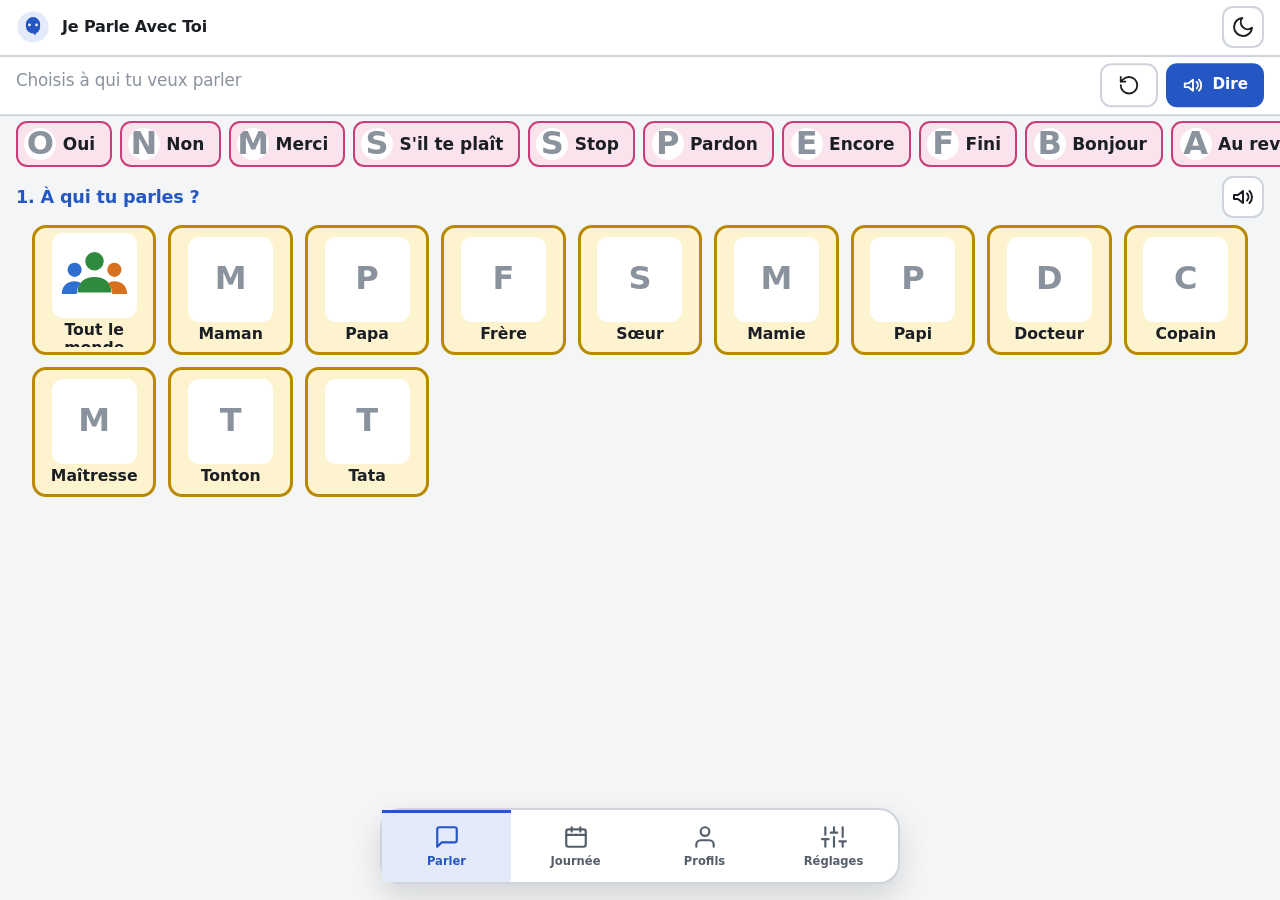
<file: versions/v9.2/index.html>
<!DOCTYPE html>
<html lang="fr">
<head>
<meta charset="UTF-8">
<meta name="viewport" content="width=device-width, initial-scale=1.0, maximum-scale=1, user-scalable=no, viewport-fit=cover">
<meta name="apple-mobile-web-app-capable" content="yes">
<meta name="mobile-web-app-capable" content="yes">
<meta name="apple-mobile-web-app-status-bar-style" content="default">
<meta name="apple-mobile-web-app-title" content="Je Parle Avec Toi">
<meta name="format-detection" content="telephone=no">
<title>Je Parle Avec Toi (archive v9.2)</title>
<meta name="theme-color" content="#2456c4">
<link rel="apple-touch-icon" href="../../icon-192.png">
<style>
*,*::before,*::after{box-sizing:border-box;margin:0;padding:0;-webkit-tap-highlight-color:transparent;}
html{-webkit-text-size-adjust:none;text-size-adjust:none;scroll-behavior:smooth;}
:root, [data-theme="light"]{
  --color-bg:#f7f6f2; --color-surface:#ffffff; --color-surface-2:#fbfbf9; --color-surface-offset:#f0eee8;
  --color-divider:#e2ded6; --color-border:#d8d3c8;
  --color-text:#26241f; --color-text-muted:#6f6a5f; --color-text-faint:#a8a297;
  --color-primary:#0d7a72; --color-primary-hover:#0a5f59; --color-primary-active:#084c47; --color-primary-highlight:#d3e9e6;
  --color-error:#b3261e; --color-error-highlight:#f6d9d6;
  --radius-sm:.5rem; --radius-md:.9rem; --radius-lg:1.4rem; --radius-xl:2rem; --radius-full:9999px;
  --shadow-sm:0 2px 6px rgba(60,50,30,.08); --shadow-md:0 6px 20px rgba(60,50,30,.12); --shadow-lg:0 16px 40px rgba(60,50,30,.18);
  --cat-bleu:#2f7dd1; --cat-bleu-bg:#dcebfa;
  --cat-vert:#3d9c4a; --cat-vert-bg:#dff3e0;
  --cat-rouge:#d64545; --cat-rouge-bg:#fadede;
  --cat-jaune:#c99416; --cat-jaune-bg:#faf1d3;
  --cat-violet:#8a5cc9; --cat-violet-bg:#ece1f8;
  --cat-orange:#e07a2c; --cat-orange-bg:#fbe6d3;
  --font-display:'Baloo 2','Comic Sans MS',sans-serif;
  --font-body:'Quicksand','Segoe UI',sans-serif;
}
[data-theme="dark"]{
  --color-bg:#181a19; --color-surface:#20221f; --color-surface-2:#252722; --color-surface-offset:#2b2d27;
  --color-divider:#33352f; --color-border:#3c3e37;
  --color-text:#eceae4; --color-text-muted:#a6a398; --color-text-faint:#726f64;
  --color-primary:#4fc7bd; --color-primary-hover:#7fd9d1; --color-primary-active:#a3e5df; --color-primary-highlight:#274642;
  --color-error:#e08b86; --color-error-highlight:#4a2d2b;
  --shadow-sm:0 2px 6px rgba(0,0,0,.3); --shadow-md:0 6px 20px rgba(0,0,0,.4); --shadow-lg:0 16px 40px rgba(0,0,0,.5);
  --cat-bleu-bg:#1d3350; --cat-vert-bg:#1d3a22; --cat-rouge-bg:#452323; --cat-jaune-bg:#453a1c; --cat-violet-bg:#33244a; --cat-orange-bg:#452c1a;
}
body{min-height:100dvh;font-family:var(--font-body);font-size:1.05rem;color:var(--color-text);background:var(--color-bg);line-height:1.5;overflow-x:hidden;}
img{display:block;max-width:100%;height:auto;}
button{font:inherit;color:inherit;cursor:pointer;background:none;border:none;}
:focus-visible{outline:3px solid var(--color-primary);outline-offset:3px;border-radius:var(--radius-sm);}
h1,h2,h3{font-family:var(--font-display);line-height:1.15;}

#app{max-width:100%;min-height:100dvh;display:flex;flex-direction:column;}
.topbar{display:flex;align-items:center;gap:.75rem;padding:.9rem 1rem;background:var(--color-surface);border-bottom:1px solid var(--color-divider);position:sticky;top:0;z-index:30;}
.logo{width:42px;height:42px;flex-shrink:0;}
.topbar h1{font-size:1.15rem;color:var(--color-primary);}
.topbar-spacer{flex:1;}
.icon-btn{width:48px;height:48px;border-radius:var(--radius-full);display:flex;align-items:center;justify-content:center;font-size:1.4rem;background:var(--color-surface-offset);transition:background .18s;}
.icon-btn:hover{background:var(--color-primary-highlight);}
.icon-btn:active{transform:scale(.94);}

.sentence-bar{display:flex;align-items:center;gap:.6rem;padding:.8rem 1rem;background:var(--color-surface-2);border-bottom:1px solid var(--color-divider);position:sticky;top:64px;z-index:29;}
.sentence-strip{flex:1;display:flex;gap:.5rem;overflow-x:auto;min-height:64px;align-items:center;padding:.25rem;}
.sentence-strip:empty::after{content:'Touche une image pour construire ta phrase';color:var(--color-text-faint);font-size:.9rem;white-space:nowrap;}
.sentence-chip{display:flex;flex-direction:column;align-items:center;gap:.15rem;background:var(--color-surface);border:2px solid var(--color-border);border-radius:var(--radius-md);padding:.3rem .5rem;min-width:52px;flex-shrink:0;box-shadow:var(--shadow-sm);animation:pop .25s ease;}
@keyframes pop{from{transform:scale(.6);opacity:0}to{transform:scale(1);opacity:1}}
.sentence-chip img{width:30px;height:30px;object-fit:contain;}
.sentence-chip .label{font-size:.65rem;font-weight:600;color:var(--color-text-muted);white-space:nowrap;}
.bar-actions{display:flex;gap:.5rem;flex-shrink:0;}
.btn{font-family:var(--font-body);font-weight:700;border-radius:var(--radius-full);padding:.85rem 1.3rem;font-size:.95rem;display:inline-flex;align-items:center;gap:.5rem;transition:background .18s,transform .12s;min-height:48px;}
.btn:active{transform:scale(.96);}
.btn-primary{background:var(--color-primary);color:#fff;box-shadow:var(--shadow-sm);}
.btn-primary:hover{background:var(--color-primary-hover);}
.btn-ghost{background:var(--color-surface-offset);color:var(--color-text);}
.btn-ghost:hover{background:var(--color-error-highlight);color:var(--color-error);}

.cat-tabs{display:flex;gap:.6rem;padding:.9rem 1rem;overflow-x:auto;background:var(--color-bg);}
.cat-tab{flex-shrink:0;display:flex;align-items:center;gap:.5rem;padding:.7rem 1.1rem;border-radius:var(--radius-full);font-weight:700;font-family:var(--font-display);font-size:.95rem;border:2px solid transparent;min-height:48px;white-space:nowrap;transition:transform .15s;}
.cat-tab:active{transform:scale(.95);}
.cat-tab.active{border-color:currentColor;box-shadow:var(--shadow-sm);}

main{flex:1;padding:0 1rem 6.5rem;}
.board-grid{display:grid;grid-template-columns:repeat(auto-fill,minmax(min(140px,100%),1fr));gap:1rem;padding-top:.25rem;}
.pic-card{position:relative;background:var(--color-surface);border:2px solid var(--color-border);border-radius:var(--radius-lg);padding:.9rem .6rem 1rem;display:flex;flex-direction:column;align-items:center;gap:.5rem;min-height:150px;box-shadow:var(--shadow-sm);transition:transform .15s,box-shadow .15s;}
.pic-card:active{transform:scale(.94);box-shadow:var(--shadow-md);}
.pic-card .strip{position:absolute;top:0;left:0;right:0;height:8px;border-radius:var(--radius-lg) var(--radius-lg) 0 0;}
.pic-card .pic-img-wrap{width:76px;height:76px;border-radius:var(--radius-md);display:flex;align-items:center;justify-content:center;background:var(--color-surface-offset);overflow:hidden;}
.pic-card .pic-img-wrap img{width:100%;height:100%;object-fit:contain;padding:4px;}
.pic-card .pic-label{font-family:var(--font-display);font-weight:700;font-size:.95rem;text-align:center;}

.bottom-nav{position:fixed;bottom:0;left:0;right:0;display:flex;background:var(--color-surface);border-top:1px solid var(--color-divider);z-index:40;padding-bottom:env(safe-area-inset-bottom);}
.nav-btn{flex:1;display:flex;flex-direction:column;align-items:center;gap:.2rem;padding:.7rem 0;font-size:1.4rem;color:var(--color-text-muted);min-height:64px;}
.nav-btn span{font-size:.72rem;font-weight:600;font-family:var(--font-body);}
.nav-btn.active{color:var(--color-primary);}

.screen{display:none;}
.screen.active{display:block;animation:fadein .25s ease;}
@keyframes fadein{from{opacity:0}to{opacity:1}}

.profile-screen{padding:2rem 1.25rem 6rem;max-width:640px;margin:0 auto;}
.profile-screen h2{font-size:1.6rem;margin-bottom:.4rem;}
.profile-screen p.sub{color:var(--color-text-muted);margin-bottom:1.5rem;}
.profile-grid{display:grid;grid-template-columns:repeat(auto-fill,minmax(140px,1fr));gap:1rem;}
.profile-card{background:var(--color-surface);border:2px solid var(--color-border);border-radius:var(--radius-xl);padding:1.2rem;display:flex;flex-direction:column;align-items:center;gap:.6rem;box-shadow:var(--shadow-sm);}
.profile-avatar{width:74px;height:74px;border-radius:var(--radius-full);background:var(--color-primary-highlight);display:flex;align-items:center;justify-content:center;font-size:2rem;}
.profile-name{font-family:var(--font-display);font-weight:700;}
.add-profile-card{border-style:dashed;color:var(--color-text-muted);justify-content:center;}

.settings-screen{padding:1.5rem 1.25rem 6rem;max-width:720px;margin:0 auto;}
.settings-screen h2{font-size:1.4rem;margin-bottom:1rem;}
.settings-section{background:var(--color-surface);border:1px solid var(--color-divider);border-radius:var(--radius-lg);padding:1.2rem;margin-bottom:1.2rem;box-shadow:var(--shadow-sm);}
.settings-section h3{font-size:1.05rem;margin-bottom:.8rem;color:var(--color-primary);}
.field{margin-bottom:1rem;}
.field label{display:block;font-weight:600;font-size:.9rem;margin-bottom:.4rem;color:var(--color-text-muted);}
.field input,.field select{width:100%;padding:.75rem .9rem;border:1px solid var(--color-border);border-radius:var(--radius-md);background:var(--color-surface-2);font-family:var(--font-body);font-size:1rem;min-height:48px;}
.field input[type=file]{padding:.5rem;}
.field input:focus{border-color:var(--color-primary);}
.row-flex{display:flex;gap:.75rem;flex-wrap:wrap;}
.chip-select{display:flex;gap:.5rem;flex-wrap:wrap;}
.chip-select button{padding:.55rem 1rem;border-radius:var(--radius-full);border:2px solid var(--color-border);font-weight:700;font-size:.85rem;}
.chip-select button.selected{border-color:currentColor;box-shadow:var(--shadow-sm);}
.card-list{display:flex;flex-direction:column;gap:.6rem;max-height:320px;overflow-y:auto;}
.card-list-item{display:flex;align-items:center;gap:.8rem;padding:.6rem .8rem;background:var(--color-surface-2);border-radius:var(--radius-md);border:1px solid var(--color-divider);}
.card-list-item img{width:36px;height:36px;object-fit:contain;}
.card-list-item .meta{flex:1;}
.card-list-item .meta .n{font-weight:700;}
.card-list-item .meta .c{font-size:.8rem;color:var(--color-text-muted);}
.card-list-item .del{color:var(--color-error);font-size:1.3rem;padding:.4rem;}

.lock-banner{position:fixed;inset:0;background:var(--color-bg);z-index:60;display:flex;align-items:center;justify-content:center;flex-direction:column;gap:1rem;padding:2rem;text-align:center;}
.lock-banner.hidden{display:none;}
.lock-banner .lock-icon{font-size:3rem;}
.pin-inputs{display:flex;gap:.6rem;}
.pin-inputs input{width:52px;height:60px;text-align:center;font-size:1.6rem;border-radius:var(--radius-md);border:2px solid var(--color-border);background:var(--color-surface);}

.empty-state{display:flex;flex-direction:column;align-items:center;text-align:center;padding:3rem 1rem;color:var(--color-text-muted);}
.empty-state .ic{font-size:2.6rem;margin-bottom:.8rem;}

.toast{position:fixed;bottom:90px;left:50%;transform:translateX(-50%) translateY(20px);background:var(--color-primary);color:#fff;padding:.8rem 1.3rem;border-radius:var(--radius-full);font-weight:700;box-shadow:var(--shadow-md);z-index:80;opacity:0;transition:opacity .25s,transform .25s;pointer-events:none;}
.toast.show{opacity:1;transform:translateX(-50%) translateY(0);}

@media (prefers-reduced-motion:reduce){*,*::before,*::after{animation-duration:.01ms!important;transition-duration:.01ms!important;}}
@media (min-width:768px){main{padding:0 2rem 2rem;} .bottom-nav{max-width:520px;left:50%;transform:translateX(-50%);border-radius:var(--radius-full);bottom:1rem;box-shadow:var(--shadow-lg);border:1px solid var(--color-divider);}}

html,body{-webkit-touch-callout:none}
body{min-height:100vh;min-height:100dvh;-webkit-user-select:none;user-select:none;overscroll-behavior-y:none;padding-left:env(safe-area-inset-left);padding-right:env(safe-area-inset-right)}
#app{min-height:100vh;min-height:100dvh}
button,.pic-card,.nav-btn{touch-action:manipulation;-webkit-appearance:none;appearance:none}
input,select{-webkit-appearance:none;appearance:none;font-size:16px}
input[type=text],input[type=tel],input[type=search],select{-webkit-user-select:text;user-select:text}
input[type=search]{width:100%;padding:.75rem .9rem;border:1px solid var(--color-border);border-radius:var(--radius-md);background:var(--color-surface-2);color:var(--color-text);min-height:48px;font-family:var(--font-body)}
.topbar{padding-top:calc(.9rem + env(safe-area-inset-top))}
.lock-banner{top:0;right:0;bottom:0;left:0}
.cat-tabs,.quick,.crumbs,.chips{-webkit-overflow-scrolling:touch;scrollbar-width:none}
.cat-tabs::-webkit-scrollbar,.quick::-webkit-scrollbar,.crumbs::-webkit-scrollbar,.chips::-webkit-scrollbar{display:none}
.ic{display:inline-flex;align-items:center;justify-content:center;line-height:0}
.ic svg{width:22px;height:22px}
.nav-btn .ic svg{width:26px;height:26px}
.icon-btn .ic svg{width:24px;height:24px}
.sentence-bar{display:block;padding:.7rem 1rem;top:var(--tb,64px)}
.sentence-row{display:flex;align-items:center;gap:.6rem}
.sentence-text{flex:1;font-family:var(--font-display);font-weight:700;font-size:1.45rem;min-height:2.2rem;line-height:1.2}
.sentence-text.empty{color:var(--color-text-faint);font-size:1rem;font-weight:500}
.crumbs{display:flex;gap:.4rem;overflow-x:auto;padding-top:.5rem}
.crumbs:empty{display:none}
.crumb{display:flex;align-items:center;gap:.35rem;flex-shrink:0;padding:.25rem .7rem .25rem .3rem;border-radius:var(--radius-full);font-weight:700;font-size:.85rem;border:2px solid currentColor}
.crumb .ci{width:28px;height:28px;display:flex;align-items:center;justify-content:center;background:#fff;border-radius:50%;overflow:hidden}
.crumb .ci img{width:24px;height:24px;object-fit:contain}
.quick{display:flex;gap:.5rem;overflow-x:auto;padding:.6rem 1rem}
.quick button{flex-shrink:0;display:flex;align-items:center;gap:.4rem;padding:.3rem .9rem .3rem .4rem;border-radius:var(--radius-full);background:var(--cat-jaune-bg);color:var(--cat-jaune);font-weight:700;font-family:var(--font-display);min-height:44px}
.quick button:active{transform:scale(.94)}
.quick .qi{display:flex;width:32px;height:32px;align-items:center;justify-content:center;background:#fff;border-radius:50%;overflow:hidden}
.quick img{width:26px;height:26px;object-fit:contain}
.flow-head{display:flex;align-items:center;gap:.7rem;padding:.6rem 1rem 0}
.flow-title{flex:1;font-family:var(--font-display);font-size:1.3rem;font-weight:700;color:var(--color-primary)}
.pic-img-wrap{font-size:2rem;background:#fff}
.pic-img-wrap img{width:100%;height:100%;object-fit:contain;padding:4px}
.ph{font-family:var(--font-display);font-weight:800;color:var(--color-text-faint);font-size:2rem}
.cat-tab img{width:26px;height:26px;object-fit:contain;background:#fff;border-radius:50%;padding:2px}
.pic-sub{font-size:.75rem;color:var(--color-text-muted);text-align:center;margin-top:-.3rem}
.done-box{grid-column:1/-1;text-align:center;padding:1.5rem 0;display:flex;flex-direction:column;gap:1rem;align-items:center}
.skip-box{grid-column:1/-1;display:flex;justify-content:center;padding-top:.5rem}
.profile-card.current{border-color:var(--color-primary)}
.profile-avatar{font-family:var(--font-display);font-weight:800;color:#fff;font-size:1.9rem}
.card-list-item select{padding:.4rem;border-radius:var(--radius-sm);border:1px solid var(--color-border);background:var(--color-surface);color:var(--color-text)}
.card-list-item .ci2{width:40px;height:40px;display:flex;align-items:center;justify-content:center;background:#fff;border-radius:8px;flex-shrink:0;overflow:hidden}
.card-list-item .ci2 img{width:34px;height:34px}
.card-list-item .del,.card-list-item .act{display:flex;align-items:center;padding:.4rem}
.card-list-item .act{color:var(--color-text-muted)}
.lock-icon svg{width:48px;height:48px}
.toast{bottom:calc(90px + env(safe-area-inset-bottom))}
.type-grid{display:grid;grid-template-columns:repeat(auto-fill,minmax(120px,1fr));gap:.6rem}
.type-btn{display:flex;flex-direction:column;align-items:center;gap:.2rem;padding:.6rem .4rem;border-radius:var(--radius-md);border:2px solid var(--color-border);background:var(--color-surface);text-align:center;font-weight:700;font-size:.85rem}
.type-btn .ti{width:44px;height:44px;display:flex;align-items:center;justify-content:center;background:#fff;border-radius:8px}
.type-btn img{width:38px;height:38px;object-fit:contain}
.type-btn small{font-weight:500;color:var(--color-text-muted);font-size:.7rem;line-height:1.2}
.type-btn.on,.seg button.on,.chip.on{border-color:var(--color-primary);background:var(--color-primary-highlight);color:var(--color-primary)}
.seg{display:flex;gap:.5rem;flex-wrap:wrap}
.seg button,.chip{padding:.55rem 1rem;border-radius:var(--radius-full);border:2px solid var(--color-border);font-weight:700;font-size:.85rem;background:var(--color-surface);min-height:44px}
.chips{display:flex;gap:.5rem;overflow-x:auto;padding:.7rem 0}
.chip{flex-shrink:0;min-height:40px}
.editor{border:2px solid var(--color-primary);border-radius:var(--radius-lg);padding:1rem;margin:1rem 0;background:var(--color-surface-2)}
.editor h3{margin-bottom:.8rem}
.img-pick{display:flex;align-items:center;gap:.6rem;justify-content:center;margin-bottom:.7rem}
.img-prev{width:110px;height:110px;border-radius:var(--radius-md);background:#fff;border:1px solid var(--color-border);display:flex;align-items:center;justify-content:center;overflow:hidden}
.img-prev img{width:100%;height:100%;object-fit:contain;padding:6px}
.preview{background:var(--color-primary-highlight);color:var(--color-primary);padding:.7rem 1rem;border-radius:var(--radius-md);font-weight:700;margin-bottom:1rem}
details.grp{margin-bottom:.6rem;border:1px solid var(--color-divider);border-radius:var(--radius-md);background:var(--color-surface-2)}
details.grp>summary{padding:.8rem 1rem;font-weight:700;cursor:pointer;list-style:none;display:flex;justify-content:space-between}
details.grp>summary::-webkit-details-marker{display:none}
details.grp .rows{padding:0 .6rem .6rem;display:flex;flex-direction:column;gap:.5rem}
.hint{font-size:.8rem;color:var(--color-text-muted);margin-top:.3rem}

/* ===== v6 : rendu plus sobre, plus tactile ===== */
:root,[data-theme="light"]{--color-bg:#f5f0e6;--color-surface:#fffdf8;--color-surface-2:#faf6ec;--color-surface-offset:#ece5d5;--color-divider:#ded5c0;--color-border:#cfc4aa;--color-text:#1f2a2e;--color-text-muted:#5b6469;--color-text-faint:#8c9290;--color-primary:#0d7a72;--color-primary-hover:#0a625c;--color-primary-active:#084c47;--color-primary-highlight:#d6e8e3;--radius-sm:.4rem;--radius-md:.7rem;--radius-lg:1rem;--radius-xl:1.3rem;--shadow-sm:0 2px 0 rgba(31,42,46,.10);--shadow-md:0 3px 0 rgba(31,42,46,.14);--shadow-lg:0 12px 28px rgba(31,42,46,.16);--font-display:'Lexend','Atkinson Hyperlegible',system-ui,sans-serif;--font-body:'Atkinson Hyperlegible','Segoe UI',system-ui,sans-serif}
[data-theme="dark"]{--color-bg:#14181a;--color-surface:#1c2123;--color-surface-2:#21282a;--color-surface-offset:#2a3235;--color-divider:#2f383b;--color-border:#3d484c;--color-text:#eceae4;--color-text-muted:#a9aea9;--color-text-faint:#757c78;--color-primary:#4fc7bd;--color-primary-hover:#7fd9d1;--color-primary-active:#a3e5df;--color-primary-highlight:#254541;--shadow-sm:0 2px 0 rgba(0,0,0,.35);--shadow-md:0 3px 0 rgba(0,0,0,.4)}
body{font-family:var(--font-body);font-size:1.0625rem;line-height:1.55}
h1,h2,h3,.btn,.cat-tab,.pic-label,.flow-title,.crumb,.profile-name{font-family:var(--font-display)}
.topbar{border-bottom:2px solid var(--color-border)}
.topbar h1{font-weight:700;letter-spacing:-.01em}
.btn,.icon-btn,.cat-tab,.crumb,.chip,.seg button,.quick button,.type-btn,.int-row .btn{border-radius:var(--radius-md)}
.btn{font-weight:600;letter-spacing:0}
.btn-primary{box-shadow:0 3px 0 var(--color-primary-active)}
.btn-primary:active{transform:translateY(2px);box-shadow:0 1px 0 var(--color-primary-active)}
.btn-ghost{border:2px solid var(--color-border);background:var(--color-surface)}
.icon-btn{border:2px solid var(--color-border);background:var(--color-surface)}
.sentence-bar{background:var(--color-surface);border-bottom:2px solid var(--color-border);padding:.8rem 1rem}
.sentence-text{font-family:var(--font-display);font-weight:600;font-size:1.7rem;line-height:1.3;letter-spacing:-.01em;color:var(--color-text)}
.sentence-text.empty{font-size:1.05rem}
.sentence-text .placeholder{font-size:1.05rem;font-weight:500;color:var(--color-text-faint)}
.sentence-text .blank{display:inline-block;min-width:3.2ch;height:1em;margin:0 .1em;border-bottom:3px dashed var(--color-primary);vertical-align:-.12em}
.flow-title{font-weight:700;font-size:1.25rem;letter-spacing:-.01em}
.flow-hint{padding:.15rem 1rem 0;color:var(--color-text-muted);font-size:1rem}
.pic-card{border:2px solid var(--color-border);border-radius:var(--radius-lg);box-shadow:0 4px 0 var(--color-border);gap:.6rem}
.pic-card:active{transform:translateY(3px);box-shadow:0 1px 0 var(--color-border)}
.pic-card .strip{height:7px}
.pic-img-wrap{background:#fff;border:1px solid var(--color-divider);border-radius:var(--radius-md)}
.pic-label{font-weight:600;font-size:1rem;line-height:1.25}
.board-grid.big{grid-template-columns:repeat(auto-fill,minmax(160px,1fr))}
.board-grid.big .pic-card{min-height:200px}
.board-grid.big .pic-img-wrap{width:104px;height:104px}
.board-grid.big .pic-label{font-size:1.2rem}
.board-grid.big .pic-sub{font-size:.85rem}
.cat-tab{border:2px solid transparent;font-weight:600}
.cat-tab.active{border-color:currentColor;box-shadow:0 3px 0 currentColor}
.crumb{border-width:2px}
.bottom-nav{border-top:2px solid var(--color-border);background:var(--color-surface)}
.nav-btn{border-top:3px solid transparent}
.nav-btn.active{border-top-color:var(--color-primary);background:var(--color-primary-highlight)}
@media (min-width:768px){.bottom-nav{border-radius:var(--radius-xl);border:2px solid var(--color-border)}}
.settings-section,.editor,details.grp,.le-row,.card-list-item{border-radius:var(--radius-lg)}
.settings-section{border:2px solid var(--color-divider);box-shadow:none}
.final-sentence{font-family:var(--font-display);font-weight:600;font-size:1.9rem;line-height:1.3;max-width:24ch;margin:.2rem auto .4rem}
.isvg{width:100%;height:100%;display:block;padding:6px}
.crumb .ci svg{width:24px;height:24px;padding:0}
.cat-tab svg{width:26px;height:26px;padding:0;background:#fff;border-radius:50%}
.ci2 svg{width:34px;height:34px;padding:0}
.img-prev svg{width:90%;height:90%;padding:0}
.btn.small{min-height:38px;padding:.4rem .9rem;font-size:.8rem}
.int-row{flex-wrap:wrap}
.int-row .meta .c{display:block}
.int-row.off{opacity:.55}
.int-row .acts{display:flex;gap:.35rem;flex-wrap:wrap;justify-content:flex-end}
.le-row{display:flex;align-items:center;gap:.6rem;padding:.5rem .7rem;background:var(--color-surface);border:1px solid var(--color-divider);margin-bottom:.45rem}
.le-row .meta{flex:1;font-weight:700}
.le-row .meta small{display:block;font-weight:500;color:var(--color-text-muted)}
.level-help{background:var(--color-primary-highlight);border-radius:var(--radius-md);padding:.6rem .9rem;margin-bottom:.9rem;font-size:.85rem}
.level-help p{margin:.15rem 0}
.pf-row{display:flex;gap:.4rem;flex-wrap:wrap}
/* ===== v7 : couleurs Fitzgerald, style sobre, réglages par usager ===== */
:root,[data-theme="light"]{--color-bg:#f4f5f7;--color-surface:#ffffff;--color-surface-2:#f8f9fb;--color-surface-offset:#eceef2;--color-divider:#e1e4ea;--color-border:#cfd4dc;--color-text:#1b1f24;--color-text-muted:#555e6b;--color-text-faint:#8a929e;--color-primary:#2456c4;--color-primary-hover:#1c46a3;--color-primary-active:#153782;--color-primary-highlight:#e3eafa;--on-primary:#ffffff;
 --font-display:system-ui,-apple-system,'Segoe UI',Roboto,'Helvetica Neue',Arial,sans-serif;--font-body:system-ui,-apple-system,'Segoe UI',Roboto,'Helvetica Neue',Arial,sans-serif;
 --cat-jaune:#b98a00;--cat-jaune-bg:#fdf3cf;--cat-vert:#2e8b3e;--cat-vert-bg:#e2f4e4;--cat-bleu:#2f6fd1;--cat-bleu-bg:#e0ecfb;--cat-orange:#d9701e;--cat-orange-bg:#fde9d6;--cat-violet:#7d4fc4;--cat-violet-bg:#eee5fa;--cat-rouge:#cc3a3a;--cat-rouge-bg:#fbe1e1;--cat-rose:#c93d78;--cat-rose-bg:#fbe3ee}
[data-theme="dark"]{--color-bg:#111418;--color-surface:#1a1e24;--color-surface-2:#1f242b;--color-surface-offset:#272d35;--color-divider:#2c333c;--color-border:#3a424d;--color-text:#eef0f3;--color-text-muted:#a7afba;--color-text-faint:#737c88;--color-primary:#8fb0ff;--color-primary-hover:#b0c8ff;--color-primary-active:#cfdcff;--color-primary-highlight:#22324f;--on-primary:#0c1a33;
 --cat-jaune-bg:#3d3414;--cat-vert-bg:#18361e;--cat-bleu-bg:#182c4a;--cat-orange-bg:#40280f;--cat-violet-bg:#2e2246;--cat-rouge-bg:#432121;--cat-rose-bg:#42202f}
.btn-primary{color:var(--on-primary);box-shadow:none}.btn-primary:active{transform:scale(.97);box-shadow:none}
.toast{color:var(--on-primary)}
.topbar h1{color:var(--color-text)}
.pic-card{background:var(--cc-bg,var(--color-surface));border:3px solid var(--cc,var(--color-border));box-shadow:none;border-radius:16px}
.pic-card:active{transform:scale(.97);box-shadow:none}
.pic-card .strip{display:none}
.pic-card .pic-img-wrap{border-color:transparent;background:#fff}
.quick button{background:var(--cat-rose-bg);color:var(--color-text);border:2px solid var(--cat-rose)}
.cat-tab{color:var(--color-text)!important;border-color:var(--cc,transparent)}
.cat-tab.active{box-shadow:none;border-width:3px;border-color:var(--color-text)}
body[data-size="s"] .board-grid,body[data-size="s"] .board-grid.big{grid-template-columns:repeat(auto-fill,minmax(105px,1fr));gap:.6rem}
body[data-size="s"] .pic-card{min-height:118px;padding:.6rem .4rem}
body[data-size="s"] .pic-card .pic-img-wrap{width:62px;height:62px}
body[data-size="s"] .pic-label{font-size:.9rem}
body[data-size="l"] .board-grid,body[data-size="l"] .board-grid.big{grid-template-columns:repeat(auto-fill,minmax(165px,1fr))}
body[data-size="l"] .pic-card{min-height:210px}
body[data-size="l"] .pic-card .pic-img-wrap{width:120px;height:120px}
body[data-size="l"] .pic-label{font-size:1.25rem}
.pic-card.pressing::after{content:'';position:absolute;left:10px;right:10px;bottom:7px;height:7px;border-radius:4px;background:var(--cc,var(--color-primary));transform-origin:left;animation:holdfill var(--hold,0ms) linear forwards}
@keyframes holdfill{from{transform:scaleX(0)}to{transform:scaleX(1)}}
@media (min-width:768px){main{padding-bottom:7rem}}
body.kid #themeToggle,body.kid .nav-btn[data-screen="profiles"]{display:none}
#profileList{max-height:none;overflow:visible}
.pf-card{border:2px solid var(--color-divider);border-radius:var(--radius-lg);padding:.8rem;background:var(--color-surface-2)}
.pf-head{display:flex;align-items:center;gap:.7rem;margin-bottom:.6rem}
.pf-head .n{flex:1;font-weight:700;font-size:1.05rem}
.pf-head .del{color:var(--color-error);display:flex;padding:.4rem}
.pf-grid{display:grid;grid-template-columns:repeat(auto-fill,minmax(210px,1fr));gap:.6rem}
.pf-f{display:flex;flex-direction:column;gap:.25rem;font-size:.85rem;color:var(--color-text-muted);font-weight:600}
.pf-f select{padding:.6rem .7rem;border:1px solid var(--color-border);border-radius:var(--radius-md);background:var(--color-surface);color:var(--color-text);font-size:16px;min-height:44px;-webkit-appearance:menulist;appearance:auto}

/* ===== v8 ===== */
.day-screen,.write-screen{padding:1.2rem 1rem 7rem;max-width:760px;margin:0 auto}
.day-head{display:flex;align-items:center;gap:.8rem;margin-bottom:1rem}.day-head h2{flex:1;font-size:1.5rem}
.day-list{display:flex;flex-direction:column;gap:.7rem}
.day-item{display:flex;align-items:center;gap:.9rem;padding:.7rem .9rem;border:3px solid var(--cc);background:var(--cc-bg);border-radius:16px;cursor:pointer}
.day-item .pic-img-wrap{width:72px;height:72px;flex-shrink:0;background:#fff;border-radius:12px;display:flex;align-items:center;justify-content:center;overflow:hidden}
.day-txt{flex:1;min-width:0;display:flex;flex-direction:column;gap:.1rem}
.day-step{font-size:.85rem;font-weight:700;color:var(--color-text-muted)}
.day-label{font-size:1.3rem;font-weight:700;overflow-wrap:anywhere}
.day-item.now{box-shadow:0 0 0 4px var(--color-primary)}
.day-item.done{opacity:.5}.day-item.done .day-label{text-decoration:line-through}
.day-check{width:56px;height:56px;flex-shrink:0;border-radius:50%;border:3px solid var(--color-border);background:var(--color-surface);display:flex;align-items:center;justify-content:center;color:var(--cat-vert)}
.day-item.done .day-check{background:var(--cat-vert);color:#fff;border-color:var(--cat-vert)}
.day-acts{display:flex;gap:.3rem;flex-wrap:wrap}
.day-tools{margin-top:1rem}
.day-cands{display:grid;grid-template-columns:repeat(auto-fill,minmax(130px,1fr));gap:.5rem;margin-top:.7rem;max-height:360px;overflow:auto}
.day-cand{display:flex;align-items:center;gap:.5rem;padding:.4rem;border:1px solid var(--color-border);border-radius:10px;background:var(--color-surface);font-weight:600;text-align:left}
body.kid #dayEdit,body.kid #dayPicker{display:none!important}
.write-screen textarea{width:100%;font-size:1.6rem;font-weight:600;padding:1rem;border:2px solid var(--color-border);border-radius:14px;background:var(--color-surface);color:var(--color-text);font-family:var(--font-body);-webkit-user-select:text;user-select:text;resize:vertical;margin-bottom:.4rem}
.write-screen .chips{flex-wrap:wrap}
.write-screen .chips .chip{font-size:1.1rem;min-height:48px;padding:.5rem 1rem}
.quick.favs{padding-top:0}
.quick.favs button{background:var(--cat-jaune-bg);border:2px solid var(--cat-jaune);color:var(--color-text)}
.quick.favs:empty{display:none}
.scan-on{outline:6px solid #f5a400!important;outline-offset:3px;position:relative;z-index:5}
#modelBtn.on{background:#f5a400;border-color:#f5a400;color:#1b1f24}
.model-banner{display:none;margin:.6rem 1rem 0;padding:.7rem 1rem;border-radius:12px;background:#fff3cc;color:#5a4300;font-weight:700;border:2px solid #f5a400}
body.modeling .model-banner{display:block}
body.modeling .sentence-bar{background:#fff8e1}
[data-theme="dark"] body.modeling .sentence-bar{background:#3a3112}
.pic-card.shown{animation:shown .6s ease}
@keyframes shown{0%{transform:scale(1)}40%{transform:scale(1.07);box-shadow:0 0 0 6px #f5a400}100%{transform:scale(1)}}
.done-box .btn{justify-content:center}
.le-row .meta small{display:block}

/* ===== v9 : écran sans défilement, en-tête compact, réglages en onglets ===== */
[hidden]{display:none!important}
.topbar{padding:.4rem 1rem;padding-top:calc(.4rem + env(safe-area-inset-top))}
.topbar h1{font-size:1rem}.logo{width:34px;height:34px;touch-action:none}
.topbar .icon-btn{width:42px;height:42px}
.sentence-bar{padding:.4rem 1rem}
.sentence-text{font-size:1.4rem;min-height:1.9rem}
.sentence-row .btn{min-height:44px;padding:.55rem 1rem}
.quick{padding:.35rem 1rem}
.quick button{min-height:40px}
.flow-head{padding:.25rem 1rem 0;gap:.5rem}
.flow-title{font-size:1.1rem}
.flow-head .icon-btn{width:42px;height:42px}
#backBtn{min-height:42px;padding:.45rem .8rem}
.flow-hint{font-size:.9rem}
body.nonreader #flowHint{display:none}
.cat-tabs{padding:.45rem 1rem}
.cat-tab{min-height:42px;padding:.4rem .8rem}
main{padding-top:.4rem}
.board-grid.fit{grid-template-columns:repeat(var(--cols),minmax(0,1fr))!important;grid-auto-rows:var(--rowh);padding-top:0}
.board-grid.fit .pic-card{min-height:0!important;height:var(--rowh);padding:5px 4px;gap:3px;justify-content:center;border-radius:14px}
.board-grid.fit .pic-card .pic-img-wrap{width:var(--img)!important;height:var(--img)!important;flex-shrink:0}
.board-grid.fit .pic-label{font-size:var(--fs);line-height:1.15;overflow:hidden;max-width:100%}
.board-grid.fit .pic-sub{display:none}
.pager{display:flex;align-items:center;justify-content:space-between;gap:.6rem;margin-top:10px}
.pager button{min-height:52px;min-width:110px;font-size:1.05rem;justify-content:center}
.pager .pg{font-weight:700;color:var(--color-text-muted)}
.pager button:disabled{opacity:.35}
.set-tabs{display:flex;gap:.5rem;overflow-x:auto;margin:0 0 1rem;position:sticky;top:var(--tb,56px);background:var(--color-bg);padding:.5rem 0;z-index:20;scrollbar-width:none}
.set-tabs::-webkit-scrollbar{display:none}
.set-tabs .chip{font-size:.95rem}
.model-banner{display:none;align-items:center;gap:.8rem}
body.modeling .model-banner{display:flex}
.model-banner span{flex:1}
/* v9.1 : rubriques des réglages en menus déroulants */
.settings-section{padding:.8rem 1.1rem}
.settings-section>.sec-head{display:flex;align-items:center;justify-content:space-between;width:100%;text-align:left;gap:.6rem;padding:0;background:none;border:0;color:inherit;cursor:pointer;min-height:48px}
.settings-section>.sec-head h3{margin:0}
.sec-head .chev{display:flex;color:var(--color-text-muted);transition:transform .2s;flex-shrink:0}
.settings-section.open>.sec-head .chev{transform:rotate(180deg)}
.settings-section>.sec-body{margin-top:.7rem}
.settings-section:not(.open)>.sec-body{display:none}
/* v9.2 : écriture intelligente */
.w-lab{font-size:.85rem;font-weight:700;color:var(--color-text-muted);margin:.5rem 0 .3rem}
.w-lab:empty{display:none}
.w-sents{display:flex;flex-direction:column;gap:.45rem}
.w-sents:empty{display:none}
.w-sents button{display:flex;align-items:center;gap:.6rem;text-align:left;padding:.65rem .9rem;border-radius:12px;border:2px solid var(--cat-jaune);background:var(--cat-jaune-bg);color:var(--color-text);font-weight:700;font-size:1.1rem;min-height:52px}
.w-sents button .wi,.write-screen .chip .wi{width:34px;height:34px;flex-shrink:0;display:flex;align-items:center;justify-content:center;background:#fff;border-radius:8px;overflow:hidden}
.w-sents button .wi img,.write-screen .chip .wi img{width:30px;height:30px;object-fit:contain}
.w-sents button .wi .ph,.write-screen .chip .wi .ph{font-size:1rem}
.write-screen .chips .chip{display:inline-flex;align-items:center;gap:.45rem}
.write-screen .chips{gap:.5rem}
.w-acts{margin:.2rem 0 .3rem}
.w-acts .btn{min-height:48px}
/* correctif : texte lisible dans les champs en mode sombre */
input,select,textarea{color:var(--color-text)}
input::placeholder,textarea::placeholder{color:var(--color-text-faint);opacity:1}
</style>
</head>
<body>
<div id="app">
<header class="topbar" id="topbar">
<svg class="logo" viewBox="0 0 48 48" fill="none" aria-label="Logo Je Parle Avec Toi"><circle cx="24" cy="24" r="22" fill="var(--color-primary-highlight)"/><path d="M14 20a10 10 0 0 1 20 0v4a10 10 0 0 1-6 9l-1 3-2-3a10 10 0 0 1-11-9z" fill="var(--color-primary)"/><circle cx="19" cy="21" r="1.8" fill="var(--color-surface)"/><circle cx="29" cy="21" r="1.8" fill="var(--color-surface)"/></svg>
<h1>Je Parle Avec Toi</h1><div class="topbar-spacer"></div>
<button class="icon-btn" id="themeToggle" aria-label="Changer de thème"><i class="ic" id="themeIcon"></i></button>
</header>
<section class="screen active" id="screen-board">
<div class="sentence-bar">
<div class="sentence-row">
<div class="sentence-text empty" id="sentenceText" aria-live="polite"></div>
<div class="bar-actions">
<button class="btn btn-ghost" id="clearSentence" aria-label="Recommencer"><i class="ic" data-ic="reset"></i></button>
<button class="btn btn-primary" id="speakSentence" aria-label="Dire ma phrase"><i class="ic" data-ic="speaker"></i>Dire</button>
</div></div>
<div class="crumbs" id="crumbs"></div>
</div>
<div class="model-banner" id="modelBanner"></div><div class="quick" id="quickRow" aria-label="Mots rapides"></div><div class="quick favs" id="favRow" aria-label="Mes phrases"></div>
<div class="flow-head"><button class="btn btn-ghost" id="backBtn" style="display:none" aria-label="Retour"><i class="ic" data-ic="back"></i>Retour</button><div class="flow-title" id="flowTitle"></div><button class="icon-btn" id="hintSpeak" aria-label="Écouter la consigne"><i class="ic" data-ic="speaker"></i></button></div>
<p class="flow-hint" id="flowHint"></p>
<div class="cat-tabs" id="catTabs" role="tablist"></div>
<main><div class="board-grid" id="boardGrid"></div><div class="pager" id="pager" hidden></div></main>
</section>
<section class="screen" id="screen-day"><div class="day-screen"><div class="day-head"><h2 id="dayTitle">Ma journée</h2><button class="btn btn-primary" id="daySay"></button></div>
<div id="dayList" class="day-list"></div>
<div class="row-flex day-tools"><button class="btn btn-ghost" id="dayReset">Tout recommencer</button><button class="btn btn-ghost" id="dayEdit">Modifier</button></div>
<div id="dayPicker" class="editor" style="display:none"><h3>Ajouter une étape</h3><input type="search" id="daySearch" placeholder="Rechercher un mot (ex : bain, école)"><div id="dayCands" class="day-cands"></div></div></div></section>
<section class="screen" id="screen-write"><div class="write-screen"><textarea id="wText" rows="2" autocapitalize="sentences"></textarea><div class="row-flex w-acts"><button class="btn btn-primary" id="wSay"></button><button class="btn btn-ghost" id="wFav"></button><button class="btn btn-ghost" id="wClear"></button></div><p class="w-lab" id="wLabS"></p><div class="w-sents" id="wSents"></div><p class="w-lab" id="wLabW"></p><div class="chips" id="wSugg"></div>
</div></section>
<section class="screen" id="screen-profiles"><div class="profile-screen"><h2>Qui utilise l'application ?</h2><p class="sub">Touche ton profil pour commencer.</p><div class="profile-grid" id="profileGrid"></div></div></section>
<section class="screen" id="screen-settings"><div class="settings-screen"><h2>Personnalisation</h2><div class="set-tabs" id="setTabs" role="tablist"></div>
<div class="settings-section" id="secBackup" data-tab="save"><h3>Sauvegarde</h3><p class="hint" style="margin-bottom:.8rem">Enregistre tout (profils, mots, photos, voix, phrases, journée) dans un fichier. Garde-le en lieu sûr : il permet de tout récupérer sur un autre téléphone. En cas de restauration, l'ancienne version est gardée de côté.</p>
<div class="row-flex"><button class="btn btn-primary" id="bkSave">Créer une sauvegarde</button><label class="btn btn-ghost" for="bkFile">Restaurer une sauvegarde</label><input type="file" id="bkFile" accept=".json,application/json" style="display:none"></div><p class="hint" id="bkHint"></p>
<div class="row-flex" style="margin-top:.8rem"><button class="btn btn-ghost" id="offBtn">Préparer les images pour le hors ligne</button></div><p class="hint" id="offHint"></p></div>
<div class="settings-section" id="secPhrases" data-tab="phrases"><h3>Mes phrases</h3><p class="hint" id="phrasesFor" style="margin-bottom:.6rem"></p><div id="favList"></div>
<div class="field" style="margin-top:.6rem"><label for="favNew">Ajouter une phrase toute prête</label><div class="row-flex"><input type="text" id="favNew" placeholder="Ex : Je veux mon doudou" style="flex:1;min-width:160px"><button class="btn btn-primary" id="favAdd">Ajouter</button></div></div>
<h3 style="margin-top:1rem">Dernières phrases dites</h3><div id="histList"></div></div>

<div class="settings-section" id="secIntents" data-tab="phrases"><h3>Étape 2 : « Que veux-tu dire ? »</h3>
<p class="hint" style="margin-bottom:.8rem">Ce sont les grandes images de l'étape 2. Pour chacune : choisis les images de l'étape 3 (bouton « Images »), change son dessin, son niveau, masque-la, change l'ordre, ou crées-en de nouvelles.</p>
<button class="btn btn-primary" id="openAddIntent"><i class="ic" data-ic="plus"></i>Ajouter un « Que veux-tu dire ? »</button>
<div class="editor" id="listEditor" style="display:none"><h3 id="leTitle">Images</h3>
<p class="hint" style="margin-bottom:.8rem">Ces images s'affichent en premier à l'étape 3.</p>
<div id="leItems"></div>
<div class="row-flex" style="margin-top:.6rem"><button class="btn btn-primary" id="leAddExisting"><i class="ic" data-ic="plus"></i>Ajouter une image existante</button><button class="btn btn-ghost" id="leCreate">Créer un nouveau mot</button></div>
<div id="lePicker" style="display:none;margin-top:.8rem"><input type="search" id="leSearch" placeholder="Rechercher un mot"><div class="chips" id="leKinds"></div><div id="leCandidates"></div></div>
<div class="row-flex" style="margin-top:.8rem"><button class="btn btn-primary" id="leDone">Terminé</button></div></div>
<div class="editor" id="intEditor" style="display:none"><h3 id="inTitle">Nouveau</h3>
<div id="inCustom">
<div class="field"><label>1. Début de la phrase</label><div class="seg" id="inPresets"></div>
<input type="text" id="inVerb" placeholder="Ou écris le verbe : voudrais, préfère, adore…" autocapitalize="none" style="margin-top:.6rem">
<p class="hint">La phrase commencera par « Je » : Je voudrais, J'adore…</p></div>
<div class="field"><label>2. Qu'est-ce qui peut suivre ?</label><div class="seg" id="inStyle"></div></div>
<div class="field"><label>3. Phrase négative ?</label><div class="seg" id="inNeg"></div></div></div>
<div class="field"><label>Visible à partir du niveau</label><div class="seg" id="inLvl"></div></div>
<div class="field"><label>Couleur</label><div class="seg" id="inColor"></div></div>
<div class="field"><label>Image</label>
<div class="img-pick"><button class="icon-btn" id="inPrev" aria-label="Image précédente"><i class="ic" data-ic="back"></i></button><div class="img-prev" id="inImg"></div><button class="icon-btn" id="inNext" aria-label="Image suivante"><i class="ic" data-ic="next"></i></button></div>
<div class="row-flex"><input type="search" id="inQ" placeholder="Chercher un pictogramme (ex : besoin)" style="flex:1;min-width:140px"><button class="btn btn-ghost" id="inSearch">Chercher</button></div>
<div class="row-flex" style="margin-top:.6rem"><label class="btn btn-ghost" for="inPhoto">Utiliser ma photo</label><input type="file" id="inPhoto" accept="image/*" style="display:none"><button class="btn btn-ghost" id="inResetImg">Dessin d'origine</button></div>
<p class="hint" id="inHint"></p></div>
<div class="field"><label for="inSub">Petit texte sous l'image (facultatif)</label><input type="text" id="inSub" placeholder="Ex : Je demande quelque chose"></div>
<div class="preview" id="inPreview"></div>
<div class="row-flex"><button class="btn btn-primary" id="inSave">Enregistrer</button><button class="btn btn-ghost" id="inCancel">Annuler</button></div></div>
<div id="intentsList" style="margin-top:.8rem"></div>
<button class="btn btn-ghost" id="resetIntents" style="margin-top:.6rem">Tout remettre comme au départ</button></div>

<div class="settings-section" data-tab="words"><h3>Pictogrammes</h3>
<div class="row-flex"><input type="search" id="cardSearch" placeholder="Rechercher un mot" style="flex:1;min-width:140px"><button class="btn btn-primary" id="openAdd"><i class="ic" data-ic="plus"></i>Ajouter un mot</button></div>
<div class="chips" id="kindFilter"></div>

<div class="editor" id="editor" style="display:none">
<h3 id="edTitle">Nouveau mot</h3>
<div class="field"><label for="edLabel">1. Le mot</label><input type="text" id="edLabel" placeholder="Ex : Fromage" autocomplete="off" autocapitalize="sentences"></div>
<div class="field" id="edTypeWrap"><label>2. Quel type de mot ?</label><div class="type-grid" id="edTypes"></div></div>
<div class="field" id="edOpts"></div>
<div class="field"><label>3. L'image</label>
<div class="img-pick"><button class="icon-btn" id="edPrev" aria-label="Image précédente"><i class="ic" data-ic="back"></i></button><div class="img-prev" id="edImg"></div><button class="icon-btn" id="edNext" aria-label="Image suivante"><i class="ic" data-ic="next"></i></button></div>
<div class="row-flex"><input type="search" id="edQ" placeholder="Chercher une autre image" style="flex:1;min-width:140px"><button class="btn btn-ghost" id="edSearch">Chercher</button></div>
<div class="row-flex" style="margin-top:.6rem"><label class="btn btn-ghost" for="edPhoto">Utiliser ma photo</label><input type="file" id="edPhoto" accept="image/*" style="display:none"></div>
<p class="hint" id="edHint"></p></div>
<div class="field"><label>Voix enregistrée (facultatif)</label><div class="row-flex"><button class="btn btn-ghost" id="edRec"></button><button class="btn btn-ghost" id="edPlay" style="display:none">Écouter</button><button class="btn btn-ghost" id="edRecDel" style="display:none">Supprimer la voix</button></div><p class="hint">Enregistre le mot avec ta propre voix (4 secondes maximum). Elle sera jouée quand l'enfant touche l'image.</p></div>
<div class="preview" id="edPreview"></div>
<div class="row-flex"><button class="btn btn-primary" id="edSave">Enregistrer</button><button class="btn btn-ghost" id="edCancel">Annuler</button></div>
</div>

<div id="cardsList"></div>
<div class="row-flex" style="margin-top:.8rem"><button class="btn btn-ghost" id="restoreDeleted">Rétablir les mots supprimés</button><button class="btn btn-ghost" id="repairPics">Relancer la recherche des images</button></div>
</div>

<div class="settings-section" data-tab="child"><h3>Profils</h3>
<p class="hint" style="margin-bottom:.8rem">Garçon ou fille : sert aux accords (« Je suis content / contente »). Le niveau règle ce que l'enfant voit. Chaque profil a aussi ses propres réglages : taille des images, voix, façon de toucher.</p><div class="level-help"><p><b>Niveau 1</b> : Je veux, J'ai mal, Je ne veux pas, Je me sens. Grandes images conseillées.</p><p><b>Niveau 2</b> : ajoute Je vois, J'ai besoin de, J'ai envie de, J'aime, Je n'aime pas, Où est… ?</p><p><b>Niveau 3</b> : ajoute Je peux… ?, C'est…, J'ai fait, Je vais, et les précisions (couleurs, tailles) pour ceux qui lisent.</p><p><b>Défilement automatique</b> : les images s'allument une par une, on choisit en touchant l'écran n'importe où ou avec un contacteur.</p></div>
<div class="card-list" id="profileList"></div>
<div class="field" style="margin-top:1rem"><label for="newProfileName">Ajouter un profil enfant</label>
<div class="row-flex"><input type="text" id="newProfileName" placeholder="Prénom de l'enfant" style="flex:1"><select id="newProfileGender" style="width:auto"><option value="m">Garçon</option><option value="f">Fille</option></select><select id="newProfileLevel" style="width:auto"><option value="1">Niveau 1</option><option value="2" selected>Niveau 2</option><option value="3">Niveau 3</option></select><button class="btn btn-primary" id="addProfileBtn">Ajouter</button></div></div></div>

<div class="settings-section" data-tab="child" id="secModel"><h3>Montrer à l'enfant</h3><p class="hint" style="margin-bottom:.8rem">C'est la méthode conseillée par les orthophonistes : tu parles à ton enfant en touchant toi-même les images, pour qu'il voie où elles sont et comment on fait une phrase. Exemple : au goûter, tu dis « Tu veux du gâteau ? » en touchant « Je veux » puis « Gâteau ». La phrase que ton enfant était en train de faire est gardée de côté et revient à la fin.</p><button class="btn btn-primary" id="modelStart">Commencer à montrer</button><p class="hint">Raccourci : garde le doigt 2 secondes sur le logo en haut à gauche pour commencer ou arrêter, même en mode enfant.</p></div>
<div class="settings-section" data-tab="display"><h3>Affichage et voix</h3><div class="field"><label>Thème</label><div class="row-flex"><button class="btn btn-ghost" id="lightModeBtn"><i class="ic" data-ic="sun"></i>Clair</button><button class="btn btn-ghost" id="darkModeBtn"><i class="ic" data-ic="moon"></i>Sombre</button></div></div>
<div class="field"><label for="voiceRate">Vitesse de la voix</label><input type="range" id="voiceRate" min="0.5" max="1.5" step="0.1" value="0.9"></div>
<div class="field"><label for="voicePitch">Ton de la voix</label><input type="range" id="voicePitch" min="0.8" max="1.3" step="0.05" value="1.05"></div>
<div class="field"><label for="voiceSel">Voix</label><select id="voiceSel"></select><p class="hint" id="voiceHint"></p></div>
<button class="btn btn-ghost" id="testVoice"><i class="ic" data-ic="speaker"></i>Écouter un exemple</button></div>
<div class="settings-section" data-tab="safety"><h3>Mode enfant</h3><p style="color:var(--color-text-muted);margin-bottom:.8rem;font-size:.9rem">Une fois activé, l'enfant ne voit plus les réglages, les profils ni le bouton de thème. Le code parent permet de revenir ici.</p><div class="field"><label for="pinNew">Code parent (4 chiffres)</label><div class="row-flex"><input type="tel" inputmode="numeric" maxlength="4" id="pinNew" placeholder="Nouveau code" style="max-width:170px"><button class="btn btn-ghost" id="pinSave">Changer le code</button></div><p class="hint" id="pinHint"></p></div><button class="btn btn-primary" id="enableKidMode"><i class="ic" data-ic="lock"></i>Activer le mode enfant</button></div>
<p class="hint" id="verTag" style="text-align:center;margin-top:1rem"></p><p class="hint" style="text-align:center">Pictogrammes : ARASAAC (Sergio Palao, Gouvernement d'Aragon), licence CC BY-NC-SA.</p>
</div></section>
<nav class="bottom-nav" aria-label="Navigation principale">
<button class="nav-btn active" data-screen="board" aria-label="Parler"><i class="ic" data-ic="chat"></i><span>Parler</span></button>
<button class="nav-btn" data-screen="day" id="navDay" aria-label="Journée"><i class="ic" data-ic="calendar"></i><span>Journée</span></button><button class="nav-btn" data-screen="write" id="navWrite" aria-label="Écrire"><i class="ic" data-ic="keyboard"></i><span>Écrire</span></button><button class="nav-btn" data-screen="profiles" aria-label="Profils"><i class="ic" data-ic="user"></i><span>Profils</span></button>
<button class="nav-btn" data-screen="settings" id="navSettings" aria-label="Réglages"><i class="ic" data-ic="sliders"></i><span>Réglages</span></button>
</nav>
</div>
<div class="lock-banner hidden" id="lockBanner"><div class="lock-icon"><i class="ic" data-ic="lock"></i></div><h2>Mode enfant activé</h2><p style="color:var(--color-text-muted);max-width:36ch">Entre le code parent pour déverrouiller la personnalisation.</p>
<div class="pin-inputs"><input type="tel" inputmode="numeric" maxlength="1" class="pin-d"><input type="tel" inputmode="numeric" maxlength="1" class="pin-d"><input type="tel" inputmode="numeric" maxlength="1" class="pin-d"><input type="tel" inputmode="numeric" maxlength="1" class="pin-d"></div>
<button class="btn btn-primary" id="unlockBtn">Déverrouiller</button></div>
<div class="toast" id="toast"></div>
<script>
(function(){
var API='https://api.arasaac.org/api/pictograms/';
var V={vouloir:'veux',besoin:'ai besoin',envie:'ai envie',aimer:'aime',voir:'vois',etre:'suis',avoir:'ai',pouvoir:'peux',aller:'vais'};
var INTENTS=[
{id:'want',mode:'want',color:'vert',v:'vouloir',lvl:1,menu:'Je veux',sub:'Je demande quelque chose',list:[2,3,1,41,40,44,21,43,120,46,45,63,66,42,133,70,71]},
{id:'pain',mode:'pain',color:'rouge',lvl:1,menu:"J'ai mal",sub:'Ça me fait mal',list:[]},
{id:'notwant',mode:'want',color:'rouge',v:'vouloir',neg:1,lvl:1,menu:'Je ne veux pas',sub:'Non, pas ça',list:[41,40,51,50,52,42,65,126,5,111,54,137]},
{id:'feel',mode:'feel',color:'bleu',lvl:1,menu:'Je me sens',sub:'Mes émotions et mon corps',list:[]},
{id:'see',mode:'see',color:'bleu',v:'voir',lvl:2,menu:'Je vois',sub:'Je montre ce qui est autour de moi',list:[28,29,212,213,214,215,24,227,228,218,219,222,223,210,211,226]},
{id:'need',mode:'need',color:'vert',v:'besoin',de:1,lvl:2,menu:"J'ai besoin de",sub:"C'est important pour moi",list:[20,66,133,40,41,128,129,125,120,122,43,42,124,70]},
{id:'envie',mode:'envie',color:'vert',v:'envie',de:1,lvl:2,menu:"J'ai envie de",sub:"J'aimerais bien",list:[44,41,40,46,45,49,63,61,60,6,9,8,43,130]},
{id:'like',mode:'like',color:'rose',v:'aimer',lvl:2,menu:"J'aime",sub:"Ce que j'aime",list:[46,45,49,28,29,26,24,7,9,60,44,43]},
{id:'notlike',mode:'like',color:'rouge',v:'aimer',neg:1,lvl:2,menu:"Je n'aime pas",sub:"Ce que je n'aime pas",list:[126,51,111,5,54,42,50,65,52,76]},
{id:'where',mode:'where',color:'violet',lvl:2,menu:'Où est… ?',sub:'Je cherche quelqu\'un ou quelque chose',list:[70,71,120,21,26,25,22,204,200,66]},
{id:'can',mode:'can',color:'violet',v:'pouvoir',lvl:3,menu:'Je peux… ?',sub:'Je demande la permission',list:[44,21,40,41,137,63,133,121,46,66,70]},
{id:'itis',mode:'itis',color:'rose',lvl:3,menu:"C'est…",sub:'Je donne mon avis',list:[]},
{id:'past',mode:'past',color:'vert',lvl:3,menu:"J'ai fait",sub:'Je raconte ce que j\'ai fait',list:[41,40,44,42,45,46,47,49,51,134,137,60,61,65,64]},
{id:'future',mode:'future',color:'vert',v:'aller',lvl:3,menu:'Je vais',sub:'Je dis ce que je vais faire',list:[44,41,42,51,45,137,47,60,61,65,64,144]}];
function vow(s){return /^[aeiouyhàâäéèêëîïôöùûüœ]/i.test(s)}
function cap(s){return s.charAt(0).toUpperCase()+s.slice(1)}
function nw(c){return(c.w||c.label).toLowerCase()}
function deWrap(x){return(vow(x)?"d'":'de ')+x}
function defArt(c){var w=nw(c);if(c.pl)return'les '+w;if(vow(w))return"l'"+w;return(c.g==='f'?'la ':'le ')+w}
function indefNP(c){var w=nw(c);if(c.pl)return c._ab?deWrap(w):'des '+w;return(c.g==='f'?'une ':'un ')+w}
function directForm(c){var w=nw(c);if(c.art==='part'){if(c.pl)return'des '+w;if(vow(w))return"de l'"+w;return(c.g==='f'?'de la ':'du ')+w}if(c.art==='ind'){if(c.pl)return'des '+w;return(c.g==='f'?'une ':'un ')+w}return defArt(c)}
function deForm(c){var w=nw(c);if(c.art==='part')return deWrap(w);if(c.art==='ind'){if(c.pl)return deWrap(w);return deWrap((c.g==='f'?'une ':'un ')+w)}if(c.pl)return'des '+w;if(vow(w))return"de l'"+w;return(c.g==='f'?'de la ':'du ')+w}
function negForm(c){return(c.art==='part'||c.art==='ind')?deWrap(nw(c)):defArt(c)}
function personNp(c){var w=nw(c),d=c.det||'none';if(d==='none')return c.label;if(d==='le'&&vow(w))return"l'"+w;return d+' '+w}
function personDe(c){var w=nw(c),d=c.det||'none';if(d==='none')return deWrap(c.label);if(d==='le')return vow(w)?"de l'"+w:'du '+w;return'de '+d+' '+w}
function placeLoc(c){var w=nw(c);if(c.adv)return w;if(c.pl)return'aux '+w;if(vow(w))return"à l'"+w;return(c.g==='f'?'à la ':'au ')+w}
function possessive(c){var w=nw(c);if(c.pl)return'mes';if(vow(w))return'mon';return c.g==='f'?'ma':'mon'}
function feminize(m){if(/e$/.test(m))return m;if(/eux$/.test(m))return m.slice(0,-3)+'euse';if(/if$/.test(m))return m.slice(0,-2)+'ive';return m+'e'}
function agree(c,g){var m=(c.m||c.label).toLowerCase();return g==='f'?(c.f||feminize(m)):m}
function adjForm(a,c){var w=nw(c),f=c.g==='f',m=(a.m||a.label||'').toLowerCase(),fe=(a.f||feminize(m)).toLowerCase();
 if(a.inv)return m;
 if(c.pl){if(f)return a.fp||(fe+(/[sx]$/.test(fe)?'':'s'));return a.mp||(/[sx]$/.test(m)?m:m+'s')}
 if(f)return fe;if(a.mv&&a.pos==='before'&&vow(w))return a.mv;return m}
function withAdj(c,a){if(!a)return c;var w=nw(c),af=adjForm(a,c),c2=Object.assign({},c);c2.w=a.pos==='before'?af+' '+w:w+' '+af;if(a.pos==='before'&&c.pl)c2._ab=true;return c2}
function vpText(c){var t=(c.inf||nw(c)).replace('{mon}','mon');return c.refl?(vow(t)?"m'"+t:'me '+t):t}
function jeVerb(form,neg){var p=form.split(' '),f=p[0],r=p.slice(1).join(' '),o;if(neg)o='je '+(vow(f)?"n'":'ne ')+f+' pas';else if(vow(f))o="j'"+f;else o='je '+f;return o+(r?' '+r:'')}
function detailText(it,c,d){if(!d)return'';var f=followOf(c);if(f==='drink'||f==='food')return' '+(it.neg?negForm(d):directForm(d));if(f==='play'||f==='watch')return' '+d.ph;if(f==='cloth')return' '+possessive(d)+' '+nw(d);if(f==='person')return' '+personNp(d);return''}
function complement(it,c,d){var k=c.kind,de=!!it.de,md=it.mode||it.id,like=md==='like';
 if(k==='verb'){var inf=vpText(c)+detailText(it,c,d);return de?deWrap(inf):inf}
 if(k==='food'||k==='thing'){if(c.see){var vv='voir '+defArt(c);if(like)return defArt(c);return de?deWrap(vv):vv}if(like)return defArt(c);if(de)return deForm(c);if(it.neg)return negForm(c);return directForm(c)}
 if(k==='person'){var np=personNp(c);if(like)return np;if(md==='need')return personDe(c);if(md==='envie')return deWrap('voir '+np);return'voir '+np}
 if(k==='place'){var a='aller '+placeLoc(c);return de?deWrap(a):a}
 return''}
function seeNP(c){if(c.kind==='person')return personNp(c);if(c.kind==='place')return defArt(c);return indefNP(c)}
var Q=' ?';
function pastOf(c){if(c.pp)return c.pp;var t=(c.inf||'').split(' ');if(!/er$/.test(t[0]))return null;t[0]=t[0].slice(0,-2)+'é';return t.join(' ')}
function agreePP(pp,fe){var p=pp.split(' ');p[0]+=fe;return p.join(' ')}
function whereText(c){if(c.kind==='person')return'où est '+personNp(c);if(c.kind==='cloth')return(c.pl?'où sont ':'où est ')+possessive(c)+' '+nw(c);return(c.pl?'où sont ':'où est ')+defArt(c)}
function canText(it,c,d){var k=c.kind,x;if(k==='verb')x=vpText(c)+detailText(it,c,d);else if(k==='food'||k==='thing')x='avoir '+directForm(c);else if(k==='place')x='aller '+placeLoc(c);else if(k==='person')x='voir '+personNp(c);else x=nw(c);return jeVerb(V.pouvoir)+' '+x}
function pastText(it,c,g,d){var fe=g==='f'?'e':'';if(c.kind==='place')return jeVerb(V.etre)+' '+agreePP('allé',fe)+' '+placeLoc(c);var pp=(pastOf(c)||nw(c)).replace('{mon}','mon'),det=detailText(it,c,d);if(c.refl)return'je me suis '+(c.ppNoAgree?pp:agreePP(pp,fe))+det;if(c.etre)return jeVerb(V.etre)+' '+agreePP(pp,fe)+det;return jeVerb(V.avoir)+' '+pp+det}
function futureText(it,c,d){if(c.kind==='place')return jeVerb(V.aller)+' '+placeLoc(c);return jeVerb(V.aller)+' '+vpText(c)+detailText(it,c,d)}
function jeSentence(it,c,g,d,adj){var md=it.mode||it.id;
 if(md==='pain'){var ia=d&&d.ia?d.ia+' ':'';return jeVerb(V.avoir)+' '+ia+'mal '+placeLoc(c)}
 if(md==='feel'){if(c.kind==='emotion')return jeVerb(V.etre)+' '+agree(c,g);return jeVerb(V.avoir)+' '+nw(c)}
 if(md==='itis')return"c'est "+nw(c);
 if(md==='past')return pastText(it,c,g,d);
 if(md==='future')return futureText(it,c,d);
 var c2=(adj&&c.kind==='thing')?withAdj(c,adj):c;
 if(md==='where')return whereText(c2)+Q;
 if(md==='can')return canText(it,c2,d)+Q;
 if(md==='see')return jeVerb(it.vtext||V.voir,it.neg)+' '+seeNP(c2);
 return jeVerb(it.vtext||V[it.v],it.neg)+' '+complement(it,c2,d)}
function withDest(dest,txt){return dest?lab(dest)+', '+txt:cap(txt)}
function followKind(f){return{pain:'intensity',drink:'food',food:'food',play:'play',watch:'watch',cloth:'cloth',person:'person'}[f]}
function followMatch(f,x){if(x.kind!==followKind(f))return false;if(f==='drink')return!!x.drink;if(f==='food')return!x.drink;return true}
function followOf(c){if(!c)return null;var it=getIntent(),m=it?(it.mode||it.id):'';if(m==='pain')return c.kind==='body'?'pain':null;if(['where','itis','see','feel'].indexOf(m)>-1)return null;return c.follow||null}
var FOLLOW_TITLE={pain:'Ça fait mal comment ?',drink:'Quoi à boire ?',food:'Quoi à manger ?',play:'À quoi ?',watch:'Quoi regarder ?',cloth:'Quel vêtement ?',person:'Qui ?'};
function allowedKinds(mode){return{feel:['emotion','state'],pain:['body'],see:['thing','person','place'],where:['person','thing','cloth','place'],can:['verb','food','thing','person','place'],itis:['comment'],past:['verb','place'],future:['verb','place']}[mode]||['food','verb','thing','person','place']}
function usable(c,mode){if(mode==='see')return!c.nosee&&!c.adv&&['thing','person','place'].indexOf(c.kind)>-1;if(mode==='where')return!c.nosee&&!c.adv;if(mode==='past'&&c.kind==='verb')return!!pastOf(c);return!c.onlySee}
function C(id,kind,label,pic,o){var c={id:id,kind:kind,label:label,pic:pic||null,photo:null};for(var k in o)c[k]=o[k];return c}
var CARDS=[
C(1,'food','Pain',2494,{g:'m',art:'part'}),C(2,'food','Eau',2248,{g:'f',art:'part',drink:true}),C(3,'food','Lait',2445,{g:'m',art:'part',drink:true}),C(4,'food','Jus',11461,{g:'m',art:'part',drink:true}),C(5,'food','Soupe',2573,{g:'f',art:'part'}),C(6,'food','Glace',2385,{g:'f',art:'part'}),C(7,'food','Pizza',2527,{g:'f',art:'part'}),C(8,'food','Gâteau',2502,{g:'m',art:'part'}),C(9,'food','Chocolat',2334,{g:'m',art:'part'}),C(10,'food','Frites',2505,{g:'f',art:'part',pl:true}),C(11,'food','Fruit',28339,{g:'m',art:'ind'}),C(12,'food','Pomme',2462,{g:'f',art:'ind'}),C(13,'food','Banane',2530,{g:'f',art:'ind'}),C(14,'food','Yaourt',2618,{g:'m',art:'ind'}),C(15,'food','Bonbon',2686,{g:'m',art:'ind'}),C(16,'food','Sirop',null,{g:'m',art:'part',drink:true,q:'sirop'}),C(17,'food','Riz',null,{g:'m',art:'part',q:'riz'}),C(18,'food','Pâtes',null,{g:'f',art:'part',pl:true,q:'pâtes'}),C(19,'food','Viande',null,{g:'f',art:'part',q:'viande'}),C(110,'food','Poisson',null,{g:'m',art:'part',q:'poisson cuit'}),C(111,'food','Légumes',null,{g:'m',art:'part',pl:true,q:'légumes'}),C(112,'food','Œuf',null,{g:'m',art:'ind',q:'œuf'}),C(113,'food','Biscuit',null,{g:'m',art:'ind',q:'biscuit'}),C(114,'food','Compote',null,{g:'f',art:'part',q:'compote'}),C(115,'food','Fromage',null,{g:'m',art:'part',q:'fromage'}),C(116,'food','Céréales',null,{g:'f',art:'part',pl:true,q:'céréales'}),
C(20,'thing','Aide',12252,{g:'f',art:'part',nosee:true,noadj:true}),C(21,'thing','Tablette',9165,{g:'f',art:'def'}),C(22,'thing','Téléphone',2585,{g:'m',art:'def'}),C(23,'thing','Poupée',2482,{g:'f',art:'def'}),C(24,'thing','Voiture',2339,{g:'f',art:'def'}),C(25,'thing','Livre',2450,{g:'m',art:'def'}),C(26,'thing','Ballon',2269,{g:'m',art:'def'}),C(27,'thing','Puzzle',2540,{g:'m',art:'def'}),C(28,'thing','Chien',2517,{g:'m',art:'def',see:true}),C(29,'thing','Chat',2406,{g:'m',art:'def',see:true}),C(120,'thing','Doudou',null,{g:'m',art:'def',q:'doudou'}),C(121,'thing','Télé',null,{g:'f',art:'def',q:'télévision'}),C(122,'thing','Casque',null,{g:'m',art:'def',q:'casque audio'}),C(123,'thing','Crayons',null,{g:'m',art:'def',pl:true,q:'crayons'}),C(124,'thing','Couverture',null,{g:'f',art:'def',q:'couverture'}),C(125,'thing','Silence',null,{g:'m',art:'part',nosee:true,noadj:true,q:'silence'}),C(126,'thing','Bruit',null,{g:'m',art:'part',nosee:true,noadj:true,q:'bruit'}),C(127,'thing','Lumière',null,{g:'f',art:'part',nosee:true,noadj:true,q:'lumière'}),C(128,'thing','Médicament',null,{g:'m',art:'ind',q:'médicament'}),C(129,'thing','Pansement',null,{g:'m',art:'ind',q:'pansement'}),
C(210,'thing','Arbre',null,{g:'m',art:'def',onlySee:true,q:'arbre'}),C(211,'thing','Fleur',null,{g:'f',art:'def',onlySee:true,q:'fleur'}),C(212,'thing','Oiseau',null,{g:'m',art:'def',onlySee:true,q:'oiseau'}),C(213,'thing','Avion',null,{g:'m',art:'def',onlySee:true,q:'avion'}),C(214,'thing','Camion',null,{g:'m',art:'def',onlySee:true,q:'camion'}),C(215,'thing','Bus',null,{g:'m',art:'def',onlySee:true,q:'bus'}),C(216,'thing','Moto',null,{g:'f',art:'def',onlySee:true,q:'moto'}),C(217,'thing','Tracteur',null,{g:'m',art:'def',onlySee:true,q:'tracteur'}),C(218,'thing','Soleil',null,{g:'m',art:'def',onlySee:true,q:'soleil'}),C(219,'thing','Nuage',null,{g:'m',art:'def',onlySee:true,q:'nuage'}),C(220,'thing','Lune',null,{g:'f',art:'def',onlySee:true,q:'lune'}),C(221,'thing','Étoile',null,{g:'f',art:'def',onlySee:true,q:'étoile'}),C(222,'thing','Cheval',null,{g:'m',art:'def',onlySee:true,q:'cheval'}),C(223,'thing','Vache',null,{g:'f',art:'def',onlySee:true,q:'vache'}),C(224,'thing','Mouton',null,{g:'m',art:'def',onlySee:true,q:'mouton'}),C(225,'thing','Canard',null,{g:'m',art:'def',onlySee:true,q:'canard'}),C(226,'thing','Papillon',null,{g:'m',art:'def',onlySee:true,q:'papillon'}),C(227,'thing','Bateau',null,{g:'m',art:'def',onlySee:true,q:'bateau'}),C(228,'thing','Train',null,{g:'m',art:'def',onlySee:true,q:'train'}),C(229,'thing','Pont',null,{g:'m',art:'def',onlySee:true,q:'pont'}),C(230,'thing','Hélicoptère',null,{g:'m',art:'def',onlySee:true,q:'hélicoptère'}),
C(40,'verb','Boire',2276,{inf:'boire',pp:'bu',follow:'drink'}),C(41,'verb','Manger',2349,{inf:'manger',follow:'food'}),C(42,'verb','Dormir',2369,{inf:'dormir',pp:'dormi'}),C(43,'verb','Câlin',27407,{inf:'faire un câlin',pp:'fait un câlin'}),C(44,'verb','Jouer',2439,{inf:'jouer',follow:'play'}),C(45,'verb','Dessiner',5506,{inf:'dessiner'}),C(46,'verb','Musique',24795,{inf:'écouter de la musique'}),C(47,'verb','Vélo',2277,{inf:'faire du vélo',pp:'fait du vélo'}),C(48,'verb','Peinture',2360,{inf:'faire de la peinture',pp:'fait de la peinture'}),C(49,'verb','Danse',2652,{inf:'danser'}),C(50,'verb',"S'habiller",2781,{inf:'habiller',refl:true}),C(51,'verb','Se laver',3323,{inf:'laver',refl:true}),C(52,'verb','Brosser dents',2694,{inf:'brosser les dents',refl:true,ppNoAgree:true}),C(53,'verb','Pyjama',2522,{inf:'mettre {mon} pyjama',pp:'mis {mon} pyjama'}),C(54,'verb','Attendre',8109,{inf:'attendre',pp:'attendu'}),C(55,'verb','Arrêter',7195,{inf:'arrêter'}),C(130,'verb','Regarder',null,{inf:'regarder',follow:'watch',req:true,q:'regarder'}),C(131,'verb','Appeler',null,{inf:'appeler',follow:'person',req:true,q:'téléphoner'}),C(132,'verb','Vêtements',null,{inf:'mettre',pp:'mis',follow:'cloth',req:true,q:'vêtements'}),C(133,'verb','Pause',null,{inf:'faire une pause',pp:'fait une pause',q:'se reposer'}),C(134,'verb','Lire',null,{inf:'lire',pp:'lu',q:'lire'}),C(135,'verb','Chanter',null,{inf:'chanter',q:'chanter'}),C(136,'verb','Courir',null,{inf:'courir',pp:'couru',q:'courir'}),C(137,'verb','Sortir',null,{inf:'sortir',pp:'sorti',etre:true,q:'sortir'}),
C(60,'place','Piscine',3142,{g:'f'}),C(61,'place','Plage',2826,{g:'f'}),C(62,'place','Jardin',2434,{g:'m'}),C(63,'place','Dehors',5475,{adv:true}),C(64,'place','Maison',2317,{g:'f'}),C(65,'place','École',3082,{g:'f'}),C(66,'place','Toilettes',2430,{g:'f',pl:true}),C(140,'place','Cuisine',null,{g:'f',q:'cuisine'}),C(141,'place','Chambre',null,{g:'f',q:'chambre'}),C(142,'place','Salon',null,{g:'m',q:'salon'}),C(143,'place','Salle de bain',null,{g:'f',q:'salle de bain'}),C(144,'place','Parc',null,{g:'m',q:'parc'}),C(145,'place','Magasin',null,{g:'m',q:'magasin'}),
C(70,'person','Maman',2458,{g:'f',det:'none'}),C(71,'person','Papa',2497,{g:'m',det:'none'}),C(72,'person','Frère',2423,{g:'m',det:'mon'}),C(73,'person','Sœur',2422,{g:'f',det:'ma'}),C(74,'person','Mamie',2243,{g:'f',det:'none'}),C(75,'person','Papi',2244,{g:'m',det:'none'}),C(76,'person','Docteur',2467,{g:'m',det:'le'}),C(77,'person','Copain',2392,{g:'m',det:'mon'}),C(78,'person','Maîtresse',null,{g:'f',det:'la',q:'maîtresse'}),C(79,'person','Tonton',null,{g:'m',det:'none',q:'oncle'}),C(69,'person','Tata',null,{g:'f',det:'none',q:'tante'}),
C(80,'emotion','Content',3245,{}),C(81,'emotion','Triste',2606,{}),C(82,'emotion','Fâché',35567,{}),C(83,'emotion','Fatigué',2314,{}),C(84,'emotion','Calme',31310,{}),C(85,'emotion','Surpris',2574,{}),C(86,'emotion','Malade',3308,{}),C(150,'emotion','En colère',null,{q:'colère'}),C(151,'emotion','Inquiet',null,{f:'inquiète',q:'inquiet'}),C(152,'emotion','Excité',null,{q:'excité'}),C(153,'emotion','Seul',null,{f:'seule',q:'seul'}),C(154,'emotion','Ennuyé',null,{q:'ennui'}),
C(90,'state','Peur',10261,{}),C(92,'state','Faim',null,{q:'avoir faim'}),C(93,'state','Soif',null,{q:'avoir soif'}),C(94,'state','Chaud',null,{q:'avoir chaud'}),C(95,'state','Froid',null,{q:'avoir froid'}),C(96,'state','Sommeil',null,{q:'avoir sommeil'}),
C(160,'body','Tête',null,{g:'f',q:'tête'}),C(161,'body','Ventre',null,{g:'m',q:'ventre'}),C(162,'body','Gorge',null,{g:'f',q:'gorge'}),C(163,'body','Dents',null,{g:'f',pl:true,q:'dents'}),C(164,'body','Oreille',null,{g:'f',q:'oreille'}),C(165,'body','Dos',null,{g:'m',q:'dos'}),C(166,'body','Bras',null,{g:'m',q:'bras'}),C(167,'body','Main',null,{g:'f',q:'main'}),C(168,'body','Jambe',null,{g:'f',q:'jambe'}),C(169,'body','Pied',null,{g:'m',q:'pied'}),C(170,'body','Yeux',null,{g:'m',pl:true,q:'yeux'}),C(171,'body','Nez',null,{g:'m',q:'nez'}),C(172,'body','Genou',null,{g:'m',q:'genou'}),C(173,'body','Cou',null,{g:'m',q:'cou'}),C(174,'body','Épaule',null,{g:'f',q:'épaule'}),C(175,'body','Doigt',null,{g:'m',q:'doigt'}),C(176,'body','Cœur',null,{g:'m',q:'cœur'}),C(177,'body','Cheville',null,{g:'f',q:'cheville'}),C(178,'body','Partout',null,{adv:true,q:'partout'}),
C(180,'play','Ballon',2269,{ph:'au ballon'}),C(181,'play','Voiture',2339,{ph:'avec la voiture'}),C(182,'play','Poupée',2482,{ph:'à la poupée'}),C(183,'play','Cache-cache',null,{ph:'à cache-cache',q:'cache-cache'}),C(184,'play','Cartes',null,{ph:'aux cartes',q:'jeu de cartes'}),C(185,'play','Constructions',null,{ph:'aux constructions',q:'jeu de construction'}),C(186,'play','Tablette',9165,{ph:'sur la tablette'}),C(187,'play','Dehors',5475,{ph:'dehors'}),
C(190,'watch','Télé',null,{ph:'la télé',q:'télévision'}),C(191,'watch','Dessin animé',null,{ph:'un dessin animé',q:'dessin animé'}),C(192,'watch','Film',null,{ph:'un film',q:'film'}),C(193,'watch','Photos',null,{ph:'des photos',q:'photo'}),
C(200,'cloth','Manteau',null,{g:'m',q:'manteau'}),C(201,'cloth','Pull',null,{g:'m',q:'pull'}),C(202,'cloth','Pantalon',null,{g:'m',q:'pantalon'}),C(203,'cloth','T-shirt',null,{g:'m',q:'tee-shirt'}),C(204,'cloth','Chaussures',null,{g:'f',pl:true,q:'chaussures'}),C(205,'cloth','Chaussettes',null,{g:'f',pl:true,q:'chaussettes'}),C(206,'cloth','Bonnet',null,{g:'m',q:'bonnet'}),C(207,'cloth','Écharpe',null,{g:'f',q:'écharpe'}),
C(300,'adj','Rouge',null,{m:'rouge',f:'rouge',pos:'after',cat:'color',swatch:'#d64545'}),C(301,'adj','Bleu',null,{m:'bleu',f:'bleue',pos:'after',cat:'color',swatch:'#2f7dd1'}),C(302,'adj','Vert',null,{m:'vert',f:'verte',pos:'after',cat:'color',swatch:'#3d9c4a'}),C(303,'adj','Jaune',null,{m:'jaune',f:'jaune',pos:'after',cat:'color',swatch:'#e8c020'}),C(304,'adj','Orange',null,{m:'orange',f:'orange',inv:true,pos:'after',cat:'color',swatch:'#e07a2c'}),C(305,'adj','Noir',null,{m:'noir',f:'noire',pos:'after',cat:'color',swatch:'#26241f'}),C(306,'adj','Blanc',null,{m:'blanc',f:'blanche',pos:'after',cat:'color',swatch:'#ffffff'}),C(307,'adj','Rose',null,{m:'rose',f:'rose',pos:'after',cat:'color',swatch:'#f2a0b8'}),C(308,'adj','Violet',null,{m:'violet',f:'violette',pos:'after',cat:'color',swatch:'#8a5cc9'}),C(309,'adj','Marron',null,{m:'marron',f:'marron',inv:true,pos:'after',cat:'color',swatch:'#8a5a3c'}),C(310,'adj','Gris',null,{m:'gris',f:'grise',pos:'after',cat:'color',swatch:'#9a9a9a'}),
C(320,'adj','Grand',null,{m:'grand',f:'grande',pos:'before',cat:'size',glyph:'big'}),C(321,'adj','Petit',null,{m:'petit',f:'petite',pos:'before',cat:'size',glyph:'small'}),C(322,'adj','Gros',null,{m:'gros',f:'grosse',mp:'gros',pos:'before',cat:'size',glyph:'fat'}),
C(330,'adj','Beau',null,{m:'beau',f:'belle',mv:'bel',mp:'beaux',pos:'before',cat:'other',q:'beau'}),C(331,'adj','Bon',null,{m:'bon',f:'bonne',pos:'before',cat:'other',q:'bon'}),C(332,'adj','Chaud',null,{m:'chaud',f:'chaude',pos:'after',cat:'other',q:'chaud'}),C(333,'adj','Froid',null,{m:'froid',f:'froide',pos:'after',cat:'other',q:'froid'}),C(334,'adj','Nouveau',null,{m:'nouveau',f:'nouvelle',mv:'nouvel',mp:'nouveaux',pos:'before',cat:'other',q:'nouveau'}),
C(400,'comment','Super',null,{q:'super'}),C(401,'comment','Bien',null,{q:'bien'}),C(402,'comment','Pas bien',null,{q:'mal'}),C(403,'comment','Bon',null,{q:'bon'}),C(404,'comment','Pas bon',null,{q:'mauvais'}),C(405,'comment','Rigolo',null,{q:'drôle'}),C(406,'comment','Beau',null,{q:'beau'}),C(407,'comment','Nul',null,{q:'ennuyeux'}),C(408,'comment','Facile',null,{q:'facile'}),C(409,'comment','Difficile',null,{q:'difficile'}),C(410,'comment','Trop fort',null,{q:'bruit'}),C(411,'comment','Chaud',null,{q:'chaud'}),C(412,'comment','Froid',null,{q:'froid'}),C(413,'comment','Bizarre',null,{q:'bizarre'}),C(414,'comment','Mon tour',null,{q:'mon tour'}),C(415,'comment','Ton tour',null,{q:'ton tour'}),C(416,'comment','Pas juste',null,{q:'injuste'}),
C(450,'intensity','Un peu',null,{ia:'un peu',glyph:'lvl1'}),C(451,'intensity','Mal',null,{ia:'',glyph:'lvl2'}),C(452,'intensity','Très mal',null,{ia:'très',glyph:'lvl3'}),
C(100,'word','Oui',5583,{}),C(101,'word','Non',5525,{}),C(102,'word','Merci',8128,{}),C(103,'word',"S'il te plaît",38907,{}),C(104,'word','Stop',8289,{}),C(105,'word','Pardon',11625,{}),C(106,'word','Encore',37163,{}),C(107,'word','Fini',5358,{}),C(108,'word','Bonjour',null,{q:'bonjour'}),C(109,'word','Au revoir',null,{q:'au revoir'}),C(500,'word','Aide-moi',null,{q:'aider'}),C(501,'word','Attends',null,{q:'attendre'}),C(502,'word','Je ne sais pas',null,{q:'je ne sais pas'}),C(503,'word','Pourquoi ?',null,{q:'pourquoi'}),C(504,'word','Quand ?',null,{q:'quand'}),C(505,'word','Toilettes',null,{q:'toilettes'})];
var GROUPS={food:{label:'Manger / Boire',pic:2527,color:'orange'},verb:{label:'Actions',pic:2439,color:'vert'},thing:{label:'Objets',pic:9165,color:'orange'},person:{label:'Personnes',pic:2458,color:'jaune'},place:{label:'Lieux',pic:2317,color:'orange'},emotion:{label:'Émotions',pic:3245,color:'bleu'},state:{label:'Mon corps',pic:10261,color:'bleu'},word:{label:'Mots rapides',pic:5583,color:'rose'},body:{label:'Corps',pic:28765,color:'orange'},play:{label:'Jeux',pic:2439,color:'orange'},watch:{label:'Écran',pic:9165,color:'orange'},cloth:{label:'Vêtements',pic:null,color:'orange',q:'vêtements'},adj:{label:'Précisions',pic:null,color:'bleu',q:'couleur'},comment:{label:'Mon avis',pic:null,color:'rose',q:'super'},intensity:{label:'Intensité',pic:null,color:'rouge'}};
var TYPES=[{k:'food',label:'Aliment',ex:'Je veux du pain',pic:2527},{k:'drink',label:'Boisson',ex:"Je veux de l'eau",pic:2248},{k:'thing',label:'Objet ou animal',ex:'Je veux la tablette',pic:9165},{k:'seen',label:'Ce que je vois',ex:'Je vois un arbre',pic:null,q:'arbre'},{k:'verb',label:'Action',ex:'Je veux jouer',pic:2439},{k:'person',label:'Personne',ex:'Maman, …',pic:2458},{k:'place',label:'Lieu',ex:'Je veux aller à la plage',pic:2317},{k:'body',label:'Partie du corps',ex:"J'ai mal à la tête",pic:28765},{k:'emotion',label:'Émotion',ex:'Je suis content',pic:3245},{k:'state',label:'Besoin du corps',ex:"J'ai faim",pic:10261},{k:'word',label:'Mot rapide',ex:'Oui, merci…',pic:5583},{k:'adj',label:'Couleur, taille…',ex:'une voiture rouge',pic:null},{k:'comment',label:'Avis',ex:"C'est super",pic:null,q:'super'}];
var EXTRA_TYPES={play:'Jeu',watch:'Écran',cloth:'Vêtement',intensity:'Douleur (force)'};
function typeOf(c){if(c.kind==='food'&&c.drink)return'drink';if(c.kind==='thing'&&c.onlySee)return'seen';return c.kind}
function typeLabel(k){for(var i=0;i<TYPES.length;i++)if(TYPES[i].k===k)return TYPES[i].label;return EXTRA_TYPES[k]||k}
var ICONS={speaker:'<path d="M3 10v4h4l5 4V6L7 10H3z"/><path d="M16 8.5a5 5 0 010 7M18.5 6a8.5 8.5 0 010 12"/>',back:'<path d="M15 18l-6-6 6-6"/>',next:'<path d="M9 18l6-6-6-6"/>',reset:'<path d="M3 12a9 9 0 109-9 9 9 0 00-6.4 2.6L3 8"/><path d="M3 3v5h5"/>',sun:'<circle cx="12" cy="12" r="4"/><path d="M12 2v2M12 20v2M4.9 4.9l1.4 1.4M17.7 17.7l1.4 1.4M2 12h2M20 12h2M4.9 19.1l1.4-1.4M17.7 6.3l1.4-1.4"/>',moon:'<path d="M21 12.8A9 9 0 1111.2 3a7 7 0 009.8 9.8z"/>',chat:'<path d="M21 15a2 2 0 01-2 2H7l-4 4V5a2 2 0 012-2h14a2 2 0 012 2z"/>',user:'<circle cx="12" cy="7" r="4"/><path d="M20 21v-2a4 4 0 00-4-4H8a4 4 0 00-4 4v2"/>',sliders:'<path d="M4 21v-7M4 10V3M12 21v-9M12 8V3M20 21v-5M20 12V3M1 14h6M9 8h6M17 16h6"/>',lock:'<rect x="3" y="11" width="18" height="11" rx="2"/><path d="M7 11V7a5 5 0 0110 0v4"/>',trash:'<path d="M3 6h18M8 6V4h8v2M19 6l-1 14H6L5 6"/>',pencil:'<path d="M12 20h9M16.5 3.5a2.1 2.1 0 013 3L7 19l-4 1 1-4z"/>',plus:'<path d="M12 5v14M5 12h14"/>',star:'<path d="M12 3l2.7 5.6 6.1.9-4.4 4.3 1 6.1L12 17l-5.4 2.9 1-6.1L3.2 9.5l6.1-.9z"/>',calendar:'<rect x="3" y="5" width="18" height="16" rx="2"/><path d="M3 10h18M8 3v4M16 3v4"/>',keyboard:'<rect x="2" y="6" width="20" height="12" rx="2"/><path d="M6 10h.01M10 10h.01M14 10h.01M18 10h.01M7 14h10"/>',mic:'<rect x="9" y="3" width="6" height="11" rx="3"/><path d="M5 11a7 7 0 0014 0M12 18v3"/>',eye:'<path d="M2 12s4-7 10-7 10 7 10 7-4 7-10 7S2 12 2 12z"/><circle cx="12" cy="12" r="3"/>',check:'<path d="M5 12l5 5 9-10"/>',up:'<path d="M18 15l-6-6-6 6"/>',down:'<path d="M6 9l6 6 6-6"/>'};
function ic(n,sz){return'<svg viewBox="0 0 24 24" width="'+(sz||22)+'" height="'+(sz||22)+'" fill="none" stroke="currentColor" stroke-width="2" stroke-linecap="round" stroke-linejoin="round" aria-hidden="true">'+ICONS[n]+'</svg>'}
var APP_VERSION='9.2',STORAGEKEY='je-parle-avec-toi-ARCHIVE-v9.2-state',PICKEY='je-parle-avec-toi-pics-v1',COLORS=['#0d7a72','#2f7dd1','#8a5cc9','#d64545','#e07a2c','#3d9c4a'];
var state={theme:(window.matchMedia&&matchMedia('(prefers-color-scheme: dark)').matches)?'dark':'light',profiles:[{id:1,name:'Mon enfant',gender:'m',color:COLORS[0],level:2}],activeProfile:1,kidMode:false,pin:'1234',voiceRate:.9,cards:[],deleted:[],edits:{},intentEdits:{},customIntents:[],intentOrder:[],voiceName:'',voicePitch:1.05};
var flow={dest:null,intent:null,target:null,detail:null,adj:null,tab:null,adjTab:null};
var idCounter=1000,picCache={},picFailed={},picPending={},picTimer=null,searchCache={};
var $$=function(s){return Array.prototype.slice.call(document.querySelectorAll(s))};
function byId(i){return document.getElementById(i)}
function lsGet(k){try{return localStorage.getItem(k)}catch(e){return null}}
function lsSet(k,v){try{localStorage.setItem(k,v);return true}catch(e){return false}}
function clone(o){return JSON.parse(JSON.stringify(o))}
function saveState(){if(!lsSet(STORAGEKEY,JSON.stringify({theme:state.theme,profiles:state.profiles,activeProfile:state.activeProfile,kidMode:state.kidMode,pin:state.pin,voiceRate:state.voiceRate,voiceName:state.voiceName,voicePitch:state.voicePitch,deleted:state.deleted,edits:state.edits,intentEdits:state.intentEdits,customIntents:state.customIntents,intentOrder:state.intentOrder,custom:state.cards.filter(function(c){return c.id>=1000})})))toast("Mémoire de l'appareil pleine : supprime des photos")}
function guessKind(c){return{nourriture:'food',emotions:'emotion',famille:'person',activites:'verb',besoins:'verb',routine:'verb'}[c.cat]||'thing'}
function buildCards(custom){state.cards=clone(CARDS).filter(function(c){return state.deleted.indexOf(c.id)<0}).map(function(c){return state.edits[c.id]?clone(state.edits[c.id]):c}).concat(custom)}
function loadState(){var custom=[],raw=null,keys=[STORAGEKEY,'je-parle-avec-toi-state-v5','je-parle-avec-toi-state-v4','je-parle-avec-toi-state-v3','je-parle-avec-toi-state-v2'];for(var i=0;i<keys.length&&!raw;i++)raw=lsGet(keys[i]);
 try{if(raw){var d=JSON.parse(raw);['theme','activeProfile','kidMode','voiceRate'].forEach(function(k){if(d[k]!==undefined)state[k]=d[k]});
  if(Array.isArray(d.profiles))state.profiles=d.profiles;if(Array.isArray(d.deleted))state.deleted=d.deleted;if(d.edits&&typeof d.edits==='object')state.edits=d.edits;
  if(d.intentEdits&&typeof d.intentEdits==='object')state.intentEdits=d.intentEdits;if(Array.isArray(d.customIntents))state.customIntents=d.customIntents;if(Array.isArray(d.intentOrder))state.intentOrder=d.intentOrder;
  if(typeof d.voiceName==='string')state.voiceName=d.voiceName;if(typeof d.pin==='string'&&/^\d{4}$/.test(d.pin))state.pin=d.pin;if(typeof d.voicePitch==='number')state.voicePitch=d.voicePitch;
  if(Array.isArray(d.custom))custom=d.custom;else if(Array.isArray(d.cards))custom=d.cards.filter(function(c){return c.id>=1000})}
 else{var o=lsGet('je-parle-avec-toi-state-v1');if(o){var v1=JSON.parse(o);['theme','activeProfile','kidMode','voiceRate'].forEach(function(k){if(v1[k]!==undefined)state[k]=v1[k]});
  if(Array.isArray(v1.profiles))state.profiles=v1.profiles.map(function(p){return{id:p.id,name:p.name,gender:p.gender||(p.name==='Lina'?'f':'m')}});
  if(Array.isArray(v1.cards))v1.cards.forEach(function(c){if(c.id>=1000){var k=guessKind(c),n={id:c.id,kind:k,label:c.label,pic:c.pic,photo:c.photo,g:'m'};if(k==='food')n.art='part';if(k==='thing')n.art='def';if(k==='verb')n.inf=c.label.toLowerCase();if(k==='person')n.det='none';custom.push(n)}})}}}catch(e){}
 state.profiles.forEach(function(p,i){if(!p.gender)p.gender='m';if(!p.color)p.color=COLORS[i%COLORS.length];if(!p.level)p.level=3});
 buildCards(custom);
 state.cards.forEach(function(c){if(c.id>=idCounter)idCounter=c.id+1});state.profiles.forEach(function(p){if(p.id>=idCounter)idCounter=p.id+1});
 state.customIntents.forEach(function(i){var n=parseInt(String(i.id).slice(1),10);if(n>=idCounter)idCounter=n+1});
 try{picCache=JSON.parse(lsGet(PICKEY)||'{}')||{}}catch(e){picCache={}}}
function esc(s){return String(s).replace(/[&<>"]/g,function(ch){return{'&':'&amp;','<':'&lt;','>':'&gt;','"':'&quot;'}[ch]})}
function toast(m){var t=byId('toast');t.textContent=m;t.classList.add('show');clearTimeout(t.timer);t.timer=setTimeout(function(){t.classList.remove('show')},2400)}
function norm(s){s=String(s).toLowerCase();return s.normalize?s.normalize('NFD').replace(/[\u0300-\u036f]/g,''):s}

/* ---------- pictogrammes ---------- */
function refreshAll(){renderFlow();renderQuick();if(byId('screen-settings').classList.contains('active'))renderCardsList()}
function schedulePics(){clearTimeout(picTimer);picTimer=setTimeout(refreshAll,350)}
function fetchPicIds(q,cb){if(typeof fetch==='undefined'){cb([]);return}
 function tryPath(path,next){fetch(API+'fr/'+path+'/'+encodeURIComponent(q)).then(function(r){return r.ok?r.json():[]}).then(function(a){var ids=(Array.isArray(a)?a:[]).map(function(x){return x._id}).filter(Boolean);if(ids.length)cb(ids.slice(0,15));else next()}).catch(next)}
 tryPath('bestsearch',function(){tryPath('search',function(){cb([])})})}
function ensurePic(q){if(!q||picCache[q]||picPending[q]||picFailed[q])return;picPending[q]=1;fetchPicIds(q,function(ids){if(ids.length){picCache[q]=ids[0];lsSet(PICKEY,JSON.stringify(picCache))}else picFailed[q]=1;delete picPending[q];schedulePics()})}
function searchPics(q,cb){if(!q){cb([]);return}if(searchCache[q]){cb(searchCache[q]);return}fetchPicIds(q,function(ids){searchCache[q]=ids;cb(ids)})}
function imgHTML(url,label){var l=esc((label||'?').charAt(0).toUpperCase());return url?'<img src="'+url+'" alt="" data-l="'+l+'" loading="lazy" draggable="false">':'<span class="ph">'+l+'</span>'}
function glyphSvg(c){var o='<svg class="isvg" viewBox="0 0 100 100" aria-hidden="true">';
 if(c.swatch)return o+'<circle cx="50" cy="50" r="36" fill="'+c.swatch+'" stroke="rgba(0,0,0,.3)" stroke-width="4"/></svg>';
 if(c.glyph==='big')return o+'<circle cx="50" cy="50" r="42" fill="#9dbbd1" stroke="#4d6f88" stroke-width="4"/></svg>';
 if(c.glyph==='small')return o+'<circle cx="50" cy="50" r="15" fill="#9dbbd1" stroke="#4d6f88" stroke-width="4"/></svg>';
 if(c.glyph==='fat')return o+'<ellipse cx="50" cy="52" rx="44" ry="32" fill="#9dbbd1" stroke="#4d6f88" stroke-width="4"/></svg>';
 if(/^lvl[123]$/.test(c.glyph||'')){var n=+c.glyph.charAt(3),s='';[[14,60,24],[40,40,44],[66,20,64]].forEach(function(b,i){s+='<rect x="'+b[0]+'" y="'+b[1]+'" width="20" height="'+b[2]+'" rx="4" fill="'+(i<n?'#cc3a3a':'#e6e6e6')+'" stroke="#1f2a33" stroke-width="3"/>'});return o+s+'</svg>'}return''}
function cardUrl(c){if(c.photo)return c.photo;if(c.pic)return API+c.pic;var q=(c.q||c.label).toLowerCase();if(picCache[q])return API+picCache[q];ensurePic(q);return null}
function visual(c){var gs=glyphSvg(c);if(gs)return gs;return imgHTML(cardUrl(c),c.label)}
function visualQ(q,label){var u=null;if(picCache[q])u=API+picCache[q];else ensurePic(q);return imgHTML(u,label)}
document.addEventListener('error',function(e){var t=e.target;if(t&&t.tagName==='IMG'&&t.getAttribute('data-l')){var sp=document.createElement('span');sp.className='ph';sp.textContent=t.getAttribute('data-l');if(t.replaceWith)t.replaceWith(sp);else if(t.parentNode)t.parentNode.replaceChild(sp,t)}},true);

/* ---------- logique ---------- */
function activeProfile(){return state.profiles.filter(function(p){return p.id===state.activeProfile})[0]||state.profiles[0]}
function lvl(){return activeProfile().level||3}
function cardById(id){return state.cards.filter(function(c){return c.id===id})[0]}
function destCard(){return(flow.dest&&flow.dest!=='all')?cardById(flow.dest):null}
function allIntents(){var base=INTENTS.map(function(i){var e=state.intentEdits[i.id];return e?Object.assign({},i,e):i}),all=base.concat(state.customIntents),out=[],seen={};
 state.intentOrder.forEach(function(id){all.forEach(function(i){if(i.id===id&&!seen[id]){seen[id]=1;out.push(i)}})});all.forEach(function(i){if(!seen[i.id]){seen[i.id]=1;out.push(i)}});return out}
function visibleIntents(){var l=lvl(),v=allIntents().filter(function(i){return!i.hidden&&(i.lvl||1)<=l});return v.length?v:allIntents().filter(function(i){return!i.hidden}).slice(0,1)}
function getIntent(){return allIntents().filter(function(i){return i.id===flow.intent})[0]||null}
function intentListCards(it){var ak=allowedKinds(it.mode||it.id);return(it.list||[]).map(cardById).filter(function(c){return c&&ak.indexOf(c.kind)>-1})}
function listLabel(it){return{need:'Mes besoins',envie:'Mes envies',want:'Mes demandes',like:'Mes goûts',notwant:'Mes refus',see:'Autour de moi',notlike:"Ce que je n'aime pas",where:'Souvent cherché',can:'Mes demandes',past:'Ma journée',future:'Ma journée'}[it.id]||'Mes choix'}
function intentLabel(it){var m=it.mode||it.id;if(m==='feel')return"Je suis … / J'ai …";if(m==='pain')return"J'ai mal …";if(m==='where')return'Où est …'+Q;if(m==='itis')return"C'est …";if(m==='past')return"J'ai …";if(!(it.vtext||V[it.v]))return cap(it.menu||'…');return cap(jeVerb(it.vtext||V[it.v],it.neg))+(it.de?' de …':' …')+(m==='can'?Q:'')}
function intentMenu(it){if(EN()&&ENI[it.id])return ENI[it.id][0];return it.menu||intentLabel(it).replace(' …','')}
function intentCrumb(it){return(it.mode||it.id)==='feel'?T('Je ressens','I feel'):intentMenu(it)}
function targetCard(){return flow.target?cardById(flow.target):null}
function adjCards(){return state.cards.filter(function(c){return c.kind==='adj'})}
function adjOK(t){var it=getIntent();return lvl()>=3&&!!it&&['pain','feel','itis','past','future'].indexOf(it.mode)<0&&!!t&&t.kind==='thing'&&!t.noadj&&adjCards().length>0}
function stage(){if(!flow.dest)return 1;if(!flow.intent)return 2;var t=targetCard();if(!t)return 3;if(followOf(t)&&flow.detail===null)return 4;if(adjOK(t)&&flow.adj===null)return 5;return 6}
function hintFor(st){var it=getIntent(),m=it?(it.mode||it.id):'';
 if(st===1)return T('Touche la personne à qui tu veux parler.','Touch the person you want to talk to.');
 if(st===2)return T("Touche l'image qui montre ce que tu veux dire.",'Touch the picture that shows what you want to say.');
 if(st===3){var H={pain:["Touche l'endroit où tu as mal.",'Touch where it hurts.'],feel:['Touche ce que tu ressens.','Touch how you feel.'],see:['Touche ce que tu vois.','Touch what you see.'],where:['Touche ce que tu cherches.','Touch what you are looking for.'],itis:['Touche ce que tu en penses.','Touch what you think.'],past:['Touche ce que tu as fait.','Touch what you did.'],future:['Touche ce que tu vas faire.','Touch what you are going to do.'],can:['Touche ce que tu demandes.','Touch what you are asking for.']}[m]||['Touche ce que tu veux dire.','Touch what you want to say.'];return T(H[0],H[1])}
 if(st===4)return followOf(targetCard())==='pain'?T('Touche pour dire si ça fait un peu mal ou très mal.','Touch to say how much it hurts.'):T('Touche pour préciser.','Touch to add more.');
 if(st===5)return T('Touche une couleur ou une taille, ou termine ta phrase.','Touch a color or a size, or finish.');
 return T("Ta phrase est prête. Touche Redire pour l'écouter.",'Your sentence is ready. Touch Say again to hear it.')}
function currentSentence(){if(!flow.dest)return'';var d=destCard(),it=getIntent(),t=targetCard(),g=activeProfile().gender||'m',en=EN();
 if(!it)return d?lab(d)+', …':'';
 if(!t){var base=en?enIntentLabel(it):intentLabel(it).replace("Je suis … / J'ai …",'…');if(d&&!/^I /.test(base))base=base.charAt(0).toLowerCase()+base.slice(1);return withDest(d,base)}
 var det=flow.detail?cardById(flow.detail):null,adj=flow.adj?cardById(flow.adj):null,txt=withDest(d,en?enSentence(it,t,det,adj):jeSentence(it,t,g,det,adj));
 var st=stage();if(st===4||st===5)return/\?$/.test(txt)?txt.replace(/\s*\?$/,' …'+(en?'?':Q)):txt+' …';return txt}
/* ---------- voix ---------- */
var uttRef=null,speechReady=false;
function voiceScore(v){var n=(v.name||'').toLowerCase(),sc=0;
 if(/(eddy|flo|grandma|grandpa|rocko|sandy|shelley|reed|jester|bad news|bahh|bells|boing|bubbles|cellos|good news|organ|superstar|trinoids|whisper|wobble|zarvox|albert|fred|junior|kathy|ralph|bruce|agnes)/.test(n))return-100;
 if(/(eloquence|espeak|compact|robot)/.test(n))sc-=40;
 if(/(premium|enhanced|améliorée|amelioree|optimisée|optimisee|natural|neural|wavenet|studio|online|en ligne)/.test(n))sc+=50;
 if(/google/.test(n))sc+=25;if(/(amélie|amelie|audrey|aurélie|aurelie|marie|virginie|julie|denise|eloise|vivienne|thomas|henri|paul)/.test(n))sc+=10;
 if((v.lang||'').replace('_','-').toLowerCase()==='fr-fr')sc+=5;if(v.localService===false)sc+=5;return sc}
function frVoices(){if(!('speechSynthesis' in window))return[];var vs=speechSynthesis.getVoices()||[];return vs.filter(function(v){return v.lang&&v.lang.toLowerCase().indexOf(EN()?'en':'fr')===0}).sort(function(a,b){return voiceScore(b)-voiceScore(a)})}
function pickVoice(){var list=frVoices();if(state.voiceName){var m=list.filter(function(v){return v.name===state.voiceName})[0];if(m)return m}return list[0]||null}
function speakText(text,quiet){if(!('speechSynthesis' in window)){if(!quiet)toast('Voix non disponible sur cet appareil');return}
 text=String(text).replace(/…/g,'').replace(/\s+/g,' ').trim();if(!text)return;
 var m=text.match(/^([^,]{1,24}), (.+)$/),parts=m?[m[1]+',',m[2]]:[text],v=pickVoice();
 var us=parts.map(function(p,i){var u=new SpeechSynthesisUtterance(p);u.lang=EN()?'en-US':'fr-FR';var first=(m&&i===0);u.rate=Math.max(.5,state.voiceRate*(first?.92:1));u.pitch=state.voicePitch+(first?.05:0);u.volume=1;if(v)u.voice=v;return u});
 uttRef=us;var go=function(){us.forEach(function(u){speechSynthesis.speak(u)})};if(speechSynthesis.speaking||speechSynthesis.pending){speechSynthesis.cancel();setTimeout(go,80)}else go()}
function renderVoiceList(){var sel=byId('voiceSel');if(!sel)return;var list=frVoices();sel.innerHTML='';var o0=document.createElement('option');o0.value='';o0.textContent='Automatique (meilleure voix trouvée)';sel.appendChild(o0);
 list.forEach(function(v){var o=document.createElement('option');o.value=v.name;o.textContent=v.name+(voiceScore(v)>=40?' (haute qualité)':'');sel.appendChild(o)});sel.value=state.voiceName||'';
 byId('voiceHint').textContent=list.length?"Pour une voix plus naturelle : sur iPhone ou iPad, Réglages > Accessibilité > Contenu énoncé > Voix > Français, télécharge une voix « Optimisée » ou « Premium ». Sur Android, installe les données vocales françaises du moteur Google. Les menus varient selon l'appareil. Reviens ensuite ici choisir la voix.":"Aucune voix française trouvée sur cet appareil. Installe des données vocales françaises dans les réglages du téléphone, puis rouvre l'application."}
function unlockSpeech(){if(speechReady||!('speechSynthesis' in window))return;speechReady=true;try{var u=new SpeechSynthesisUtterance(' ');u.volume=0;speechSynthesis.speak(u)}catch(e){}}
document.addEventListener('touchend',unlockSpeech,{passive:true});document.addEventListener('click',unlockSpeech);

/* ---------- icônes des grands choix ---------- */
function ico(inner){return'<svg class="isvg" viewBox="0 0 100 100" aria-hidden="true">'+inner+'</svg>'}
var INK='#1f2a33',NO='#cc3a3a';
function sk(w){return'stroke:'+INK+';stroke-width:'+(w||4)+';stroke-linejoin:round;stroke-linecap:round'}
function cf(c){return'var(--cat-'+c+')'}
var HAND='M36 92C33 86 32 80 32 74L22 60Q15 51 21 46Q26 42 31 48L32 50L32 24Q32 18 37 18Q42 18 42 24L42 18Q42 12 47 12Q52 12 52 18L52 21Q52 16 57 16Q62 16 62 21L62 31Q62 26 66.5 26Q71 26 71 31L71 72C71 84 66 90 64 92Z';
function hand(fill,tr){return'<g'+(tr?' transform="'+tr+'"':'')+'><path d="'+HAND+'" style="fill:'+fill+';'+sk()+'"/><path d="M42 24V46M52 21V46M62 31V46" style="fill:none;'+sk(3)+'"/></g>'}
var HEART='M50 86C14 60 12 30 30 22c10-4 18 2 20 10 2-8 10-14 20-10 18 8 16 38-20 64z';
function noSign(){return'<circle cx="50" cy="50" r="41" style="fill:none;stroke:'+NO+';stroke-width:8"/><path d="M21 79L79 21" style="stroke:'+NO+';stroke-width:8;stroke-linecap:round"/>'}
function qBadge(c){return'<circle cx="76" cy="24" r="17" style="fill:#fff;'+sk(3)+'"/><text x="76" y="32" text-anchor="middle" style="font:800 24px system-ui,sans-serif;fill:'+cf(c)+'">?</text>'}
function face(cx,cy,r,fill,mood){var e=r*.32,ey=cy-r*.18,s='<circle cx="'+cx+'" cy="'+cy+'" r="'+r+'" style="fill:'+fill+';'+sk()+'"/>';
 if(mood==='pain'){s+='<path d="M'+(cx-e-6)+' '+(ey-5)+'l8 5-8 5M'+(cx+e+6)+' '+(ey-5)+'l-8 5 8 5" style="fill:none;'+sk(3.5)+'"/><path d="M'+(cx-r*.45)+' '+(cy+r*.42)+'q'+(r*.15)+' -8 '+(r*.3)+' 0t'+(r*.3)+' 0t'+(r*.3)+' 0" style="fill:none;'+sk(3.5)+'"/>'}
 else{s+='<circle cx="'+(cx-e)+'" cy="'+ey+'" r="3.5" fill="'+INK+'"/><circle cx="'+(cx+e)+'" cy="'+ey+'" r="3.5" fill="'+INK+'"/>';var my=cy+r*.3,w=r*.42;s+=mood==='sad'?'<path d="M'+(cx-w)+' '+(my+8)+'Q'+cx+' '+(my-6)+' '+(cx+w)+' '+(my+8)+'" style="fill:none;'+sk(3.5)+'"/>':'<path d="M'+(cx-w)+' '+my+'Q'+cx+' '+(my+16)+' '+(cx+w)+' '+my+'" style="fill:none;'+sk(3.5)+'"/>'}
 return s}
function clock(cx,cy,r){return'<circle cx="'+cx+'" cy="'+cy+'" r="'+r+'" style="fill:#fff;'+sk()+'"/><path d="M'+cx+' '+(cy-r*.6)+'V'+cy+'L'+(cx+r*.45)+' '+(cy+r*.3)+'" style="fill:none;'+sk(4)+'"/>'}
var INTENT_ICONS={
 want:function(c){return ico(hand(cf(c)))},
 notwant:function(c){return ico(hand('#fff','translate(11 10) scale(.78)')+noSign())},
 pain:function(c){return ico(face(50,54,36,'#fff','pain')+'<g transform="rotate(-30 70 26)"><rect x="52" y="17" width="38" height="16" rx="8" style="fill:'+cf(c)+';'+sk(3)+'"/><rect x="65" y="18.5" width="12" height="13" style="fill:#fff;opacity:.85"/></g>')},
 feel:function(c){return ico(face(64,42,26,cf(c),'sad')+face(38,60,28,'#fff','happy'))},
 see:function(c){return ico('<path d="M6 50C20 28 36 20 50 20s30 8 44 30C80 72 64 80 50 80S20 72 6 50z" style="fill:#fff;'+sk()+'"/><circle cx="50" cy="50" r="17" style="fill:'+cf(c)+';'+sk(3)+'"/><circle cx="50" cy="50" r="7" fill="'+INK+'"/><circle cx="56" cy="44" r="4" fill="#fff"/>')},
 need:function(c){return ico('<circle cx="50" cy="50" r="38" style="fill:'+cf(c)+';'+sk()+'"/><rect x="43" y="22" width="14" height="36" rx="7" fill="#fff"/><circle cx="50" cy="71" r="7.5" fill="#fff"/>')},
 envie:function(c){return ico('<g style="fill:#fff;'+sk()+'"><path d="M24 62c-12 0-16-16-4-20 0-14 18-18 24-8 6-10 26-8 26 6 14 0 16 20 2 22-2 10-16 12-22 4-6 8-22 6-26-4z"/><circle cx="22" cy="78" r="6"/><circle cx="12" cy="90" r="3.5"/></g><path d="M52 64C38 55 38 42 45 41c4-.5 6 2 7 5 1-3 3-5.5 7-5 7 1 7 14-7 23z" style="fill:'+cf(c)+';'+sk(3)+'"/>')},
 like:function(c){return ico('<path d="'+HEART+'" style="fill:'+cf(c)+';'+sk()+'"/>')},
 notlike:function(c){return ico('<path d="'+HEART+'" transform="translate(11 11) scale(.78)" style="fill:#fff;'+sk(5)+'"/>'+noSign())},
 where:function(c){return ico('<path d="M60 62L84 86" style="stroke:'+INK+';stroke-width:16;stroke-linecap:round"/><path d="M60 62L84 86" style="stroke:'+cf(c)+';stroke-width:9;stroke-linecap:round"/><circle cx="42" cy="42" r="28" style="fill:#fff;'+sk(6)+'"/><text x="42" y="54" text-anchor="middle" style="font:800 34px system-ui,sans-serif;fill:'+cf(c)+'">?</text>')},
 can:function(c){return ico(hand(cf(c),'translate(-6 4)')+qBadge(c))},
 itis:function(c){return ico('<rect x="16" y="46" width="16" height="42" rx="4" style="fill:#fff;'+sk()+'"/><path d="M42 48L45 22Q46 13 53 13Q60 13 59 22L57 46" style="fill:'+cf(c)+';'+sk()+'"/><rect x="32" y="44" width="44" height="44" rx="11" style="fill:'+cf(c)+';'+sk()+'"/><path d="M48 58H76M48 68H76M48 78H72" style="fill:none;'+sk(3)+'"/>')},
 past:function(c){return ico(clock(58,58,30)+'<path d="M38 16H12M12 16l10-9M12 16l10 9" style="fill:none;stroke:'+cf(c)+';stroke-width:8;stroke-linecap:round;stroke-linejoin:round"/>')},
 future:function(c){return ico(clock(42,58,30)+'<path d="M62 16H88M88 16l-10-9M88 16l-10 9" style="fill:none;stroke:'+cf(c)+';stroke-width:8;stroke-linecap:round;stroke-linejoin:round"/>')},
 custom:function(c){return ico('<path style="fill:'+cf(c)+';'+sk()+'" d="M16 18h68a7 7 0 017 7v40a7 7 0 01-7 7H44L26 90V72H16a7 7 0 01-7-7V25a7 7 0 017-7z"/><circle cx="32" cy="45" r="5" fill="#fff"/><circle cx="50" cy="45" r="5" fill="#fff"/><circle cx="68" cy="45" r="5" fill="#fff"/>')}};
function intentSvg(it){var f=INTENT_ICONS[it.id]||INTENT_ICONS[it.mode]||INTENT_ICONS.custom;return f(it.color||'vert')}
function allSvg(){return ico('<circle cx="50" cy="30" r="13" fill="var(--cat-vert)"/><path d="M26 74c0-14 10-22 24-22s24 8 24 22z" fill="var(--cat-vert)"/><circle cx="22" cy="42" r="10" fill="var(--cat-bleu)"/><path d="M4 76c0-11 7-18 18-18 4 0 7 1 9 3-4 4-6 9-6 15z" fill="var(--cat-bleu)"/><circle cx="78" cy="42" r="10" fill="var(--cat-orange)"/><path d="M96 76c0-11-7-18-18-18-4 0-7 1-9 3 4 4 6 9 6 15z" fill="var(--cat-orange)"/>')}
function intentVis(it){var lab=intentMenu(it);if(it.photo)return imgHTML(it.photo,lab);if(it.pic)return imgHTML(API+it.pic,lab);if(it.q&&picCache[it.q])return imgHTML(API+picCache[it.q],lab);return intentSvg(it)}

/* ---------- parcours ---------- */
var DEF={hold:0,repeat:300,size:'m',askDest:true,tapSpeak:true,lang:'fr',scan:0};
function pget(p,k){if(p&&p[k]!==undefined)return p[k];if(k==='keyboard')return((p&&p.level)||3)>=3;return k==='level'?3:DEF[k]}
function pset(k){return pget(activeProfile(),k)}
function say(t){if(pset('tapSpeak'))speakText(String(t).replace(/[…?]/g,''),true)}
function sayCard(c){if(!pset('tapSpeak'))return;if(playRec(c))return;speakText(lab(c),true)}
function playRec(c){if(c&&c.audio){try{if('speechSynthesis' in window)speechSynthesis.cancel();var a=new Audio(c.audio);a.play();return true}catch(e){}}return false}
function num(n){return(n-(pset('askDest')?0:1))+'. '}
var lastTap=0;
function guard(el,fn){var down=0;
 el.addEventListener('pointerdown',function(){down=Date.now();var h=pset('hold');if(h){el.style.setProperty('--hold',h+'ms');el.classList.add('pressing')}});
 ['pointerup','pointerleave','pointercancel'].forEach(function(ev){el.addEventListener(ev,function(){el.classList.remove('pressing')})});
 el.addEventListener('click',function(e){var now=Date.now(),h=pset('hold'),r=pset('repeat');if(h&&down&&now-down<h)return;if(r&&now-lastTap<r)return;lastTap=now;if(model){el.classList.remove('shown');void el.offsetWidth;el.classList.add('shown')}fn(e)})}
function pickCard(vis,color,label,sub,fn){var b=document.createElement('button');b.className='pic-card';b.setAttribute('aria-label',label);b.style.setProperty('--cc','var(--cat-'+color+')');b.style.setProperty('--cc-bg','var(--cat-'+color+'-bg)');b.innerHTML='<span class="pic-img-wrap">'+vis+'</span><span class="pic-label">'+esc(label)+'</span>'+(sub&&lvl()>=3?'<span class="pic-sub">'+esc(sub)+'</span>':'');guard(b,fn);return b}
function resetFlow(){if(typeof pageState==='object')pageState.key='';applyLang();applyScan();flow.dest=pset('askDest')?null:'all';flow.intent=null;flow.target=null;flow.detail=null;flow.adj=null;flow.tab=null;renderFlow()}
function renderCrumbs(){var wrap=byId('crumbs');wrap.innerHTML='';if(lvl()>=2)return;var it=getIntent();
 function add(vis,label,color,fn){var b=document.createElement('button');b.className='crumb';b.style.color='var(--cat-'+color+')';b.style.background='var(--cat-'+color+'-bg)';b.innerHTML='<span class="ci">'+vis+'</span>'+esc(label);b.addEventListener('click',fn);wrap.appendChild(b)}
 if(flow.dest&&(flow.dest!=='all'||pset('askDest'))){var d=destCard();add(d?visual(d):allSvg(),d?lab(d):T('Tout le monde','Everyone'),'jaune',function(){flow.dest=null;flow.intent=null;flow.target=null;flow.detail=null;flow.adj=null;renderFlow()})}
 if(it)add(intentVis(it),intentCrumb(it),it.color,function(){flow.intent=null;flow.target=null;flow.detail=null;flow.adj=null;renderFlow()});
 var t=targetCard();if(t)add(visual(t),lab(t),GROUPS[t.kind].color,function(){flow.target=null;flow.detail=null;flow.adj=null;renderFlow()});
 if(t&&flow.detail){var dd=cardById(flow.detail);if(dd)add(visual(dd),lab(dd),GROUPS[dd.kind].color,function(){flow.detail=null;flow.adj=null;renderFlow()})}
 if(t&&flow.adj){var aa=cardById(flow.adj);if(aa)add(visual(aa),adjLabel(aa,t),'bleu',function(){flow.adj=null;renderFlow()})}}
function finishSentence(){renderFlow();speakText(currentSentence(),true);addHistory()}
function tabButton(k,label,color,vis){var b=document.createElement('button');b.className='cat-tab'+(flow.tab===k?' active':'');b.style.background='var(--cat-'+color+'-bg)';b.style.color='var(--cat-'+color+')';b.style.setProperty('--cc','var(--cat-'+color+')');b.setAttribute('role','tab');b.innerHTML=vis+'<span>'+esc(label)+'</span>';return b}
function addSkip(grid,fn){var b=pickCard('<svg class="isvg" viewBox="0 0 100 100" aria-hidden="true"><path d="M20 52l20 20 42-44" style="fill:none;stroke:#2e8b3e;stroke-width:12;stroke-linecap:round;stroke-linejoin:round"/></svg>','vert',T('Terminer','Finish'),'',fn);b.classList.add('skip-card');grid.appendChild(b)}
var T3={feel:['Comment tu te sens ?','How do you feel?'],pain:['Où as-tu mal ?','Where does it hurt?'],see:['Que vois-tu ?','What do you see?'],where:['Tu cherches quoi ?','What are you looking for?'],can:['Tu demandes quoi ?','What are you asking for?'],itis:['Tu en penses quoi ?','What do you think?'],past:["Qu'as-tu fait ?",'What did you do?'],future:['Que vas-tu faire ?','What are you going to do?']};
var FOLLOW_EN={pain:'How much does it hurt?',drink:'What drink?',food:'What food?',play:'Play what?',watch:'Watch what?',cloth:'Which clothes?',person:'Who?'};
var GROUPS_EN={food:'Food & drinks',verb:'Actions',thing:'Things',person:'People',place:'Places',emotion:'Feelings',state:'My body',word:'Quick words',body:'Body',play:'Games',watch:'Screen',cloth:'Clothes',adj:'Details',comment:'My opinion',intensity:'How much'};
function groupLabel(k){return EN()?(GROUPS_EN[k]||GROUPS[k].label):GROUPS[k].label}
function adjLabel(a,t){return EN()?enAdjW(a):adjForm(a,t)}
function renderFlow(){var st=stage(),grid=byId('boardGrid'),tabs=byId('catTabs'),title=byId('flowTitle'),back=byId('backBtn'),txt=byId('sentenceText'),sent=currentSentence();
 txt.innerHTML=sent?esc(sent).replace(/…/g,'<span class="blank"></span>'):'<span class="placeholder">'+(st===1?T('Choisis à qui tu veux parler','Choose who you are talking to'):T('Choisis ce que tu veux dire','Choose what you want to say'))+'</span>';txt.classList.toggle('empty',!sent);
 grid.className='board-grid'+(st===2?' big':'');document.body.setAttribute('data-size',pset('size'));byId('flowHint').textContent=hintFor(st);
 renderCrumbs();back.style.display=(st>2||(st===2&&pset('askDest')))?'inline-flex':'none';grid.innerHTML='';tabs.innerHTML='';tabs.style.display='none';var t=targetCard();scanI=-1;
 if(st===1){title.textContent=T('1. À qui tu parles ?','1. Who are you talking to?');
  grid.appendChild(pickCard(allSvg(),'jaune',T('Tout le monde','Everyone'),'',function(){flow.dest='all';say(T('Tout le monde','Everyone'));renderFlow()}));
  state.cards.filter(function(c){return c.kind==='person'}).forEach(function(c){grid.appendChild(pickCard(visual(c),'jaune',lab(c),'',function(){flow.dest=c.id;sayCard(c);renderFlow()}))});
 }else if(st===2){title.textContent=num(2)+T('Que veux-tu dire ?','What do you want to say?');
  visibleIntents().forEach(function(it){grid.appendChild(pickCard(intentVis(it),it.color,intentMenu(it),EN()?'':(it.sub||''),function(){flow.intent=it.id;flow.tab=null;say(intentMenu(it));renderFlow()}))});
 }else if(st===3){var it=getIntent(),mode=it.mode||it.id;title.textContent=num(3)+(T3[mode]?T(T3[mode][0],T3[mode][1]):T('Quoi ?','What?'));
  var avail=allowedKinds(mode).filter(function(k){return state.cards.some(function(c){return c.kind===k&&usable(c,mode)})}),mine=intentListCards(it).filter(function(c){return c.id!==flow.dest&&usable(c,mode)}),keys=(mine.length?['list']:[]).concat(avail);
  if(!flow.tab||keys.indexOf(flow.tab)<0)flow.tab=keys[0];
  if(keys.length>1){tabs.style.display='flex';keys.forEach(function(k){var b;if(k==='list')b=tabButton(k,EN()?'My choices':listLabel(it),it.color,intentVis(it));else{var g=GROUPS[k],lab0=(mode==='see'&&k==='thing')?T('Objets et animaux','Things & animals'):groupLabel(k);b=tabButton(k,lab0,g.color,g.pic?imgHTML(API+g.pic,lab0):visualQ(g.q,lab0))}b.addEventListener('click',function(){flow.tab=k;renderFlow()});tabs.appendChild(b)})}
  var list=flow.tab==='list'?mine:state.cards.filter(function(c){return c.kind===flow.tab&&c.id!==flow.dest&&usable(c,mode)});
  if(!list.length)grid.innerHTML='<div class="empty-state"><h3>'+T('Aucune image ici','No pictures here')+'</h3><p>'+T('Ajoute des images depuis Réglages.','Add pictures in Settings.')+'</p></div>';
  list.forEach(function(c){grid.appendChild(pickCard(visual(c),GROUPS[c.kind].color,lab(c),'',function(){flow.target=c.id;flow.detail=null;flow.adj=null;if(followOf(c)||adjOK(c)){sayCard(c);renderFlow()}else finishSentence()}))});
 }else if(st===4){var ff=followOf(t);title.textContent=num(4)+T(FOLLOW_TITLE[ff],FOLLOW_EN[ff]);
  state.cards.filter(function(x){return followMatch(ff,x)&&x.id!==flow.dest&&x.id!==t.id}).forEach(function(x){grid.appendChild(pickCard(visual(x),GROUPS[x.kind].color,lab(x),'',function(){flow.detail=x.id;finishSentence()}))});
  if(!t.req)addSkip(grid,function(){flow.detail=0;finishSentence()});
 }else if(st===5){title.textContent=T('Tu veux préciser ?','Do you want to add more?');
  var adjs=adjCards(),cats=[['color',T('Couleurs','Colors')],['size',T('Tailles','Sizes')],['other',T('Autres','Others')]].filter(function(x){return adjs.some(function(a){return(a.cat||'other')===x[0]})});
  if(!flow.adjTab||!cats.some(function(x){return x[0]===flow.adjTab}))flow.adjTab=cats[0][0];
  if(cats.length>1){tabs.style.display='flex';cats.forEach(function(x){var b=document.createElement('button');b.className='cat-tab'+(flow.adjTab===x[0]?' active':'');b.style.background='var(--cat-bleu-bg)';b.style.setProperty('--cc','var(--cat-bleu)');b.setAttribute('role','tab');b.innerHTML='<span>'+x[1]+'</span>';b.addEventListener('click',function(){flow.adjTab=x[0];renderFlow()});tabs.appendChild(b)})}
  adjs.filter(function(a){return(a.cat||'other')===flow.adjTab}).forEach(function(a){grid.appendChild(pickCard(visual(a),'bleu',cap(adjLabel(a,t)),'',function(){flow.adj=a.id;finishSentence()}))});
  addSkip(grid,function(){flow.adj=0;finishSentence()});
 }else{title.textContent=T('Ta phrase','Your sentence');var box=document.createElement('div');box.className='done-box';var fav=isFav(sent);
  box.innerHTML='<p class="final-sentence">'+esc(sent)+'</p><button class="btn btn-primary" id="againSpeak" style="font-size:1.2rem;padding:1rem 2rem">'+ic('speaker')+T('Redire','Say again')+'</button><button class="btn btn-ghost" id="favBtn">'+ic('star')+(fav?T('Dans mes phrases','In my sentences'):T('Ajouter à mes phrases','Add to my sentences'))+'</button><button class="btn btn-ghost" id="newSentence" style="font-size:1.1rem;padding:1rem 2rem">'+T('Nouvelle phrase','New sentence')+'</button><button class="btn btn-ghost" id="changeLast">'+ic('pencil')+T('Modifier le dernier mot','Change last word')+'</button>';
  grid.appendChild(box);byId('againSpeak').addEventListener('click',function(){speakText(currentSentence())});byId('favBtn').addEventListener('click',function(){addFav(currentSentence());renderFlow()});byId('newSentence').addEventListener('click',resetFlow);byId('changeLast').addEventListener('click',goBack)}}
function goBack(){var st=stage(),t=targetCard();
 if(st===6){if(t&&followOf(t))flow.detail=null;else if(t&&adjOK(t))flow.adj=null;else flow.target=null}
 else if(st===5){flow.target=null;flow.adj=null}else if(st===4){flow.target=null;flow.detail=null}else if(st===3)flow.intent=null;else if(st===2&&pset('askDest'))flow.dest=null;
 renderFlow()}
byId('backBtn').addEventListener('click',goBack);byId('clearSentence').addEventListener('click',resetFlow);
byId('speakSentence').addEventListener('click',function(){var s=currentSentence();if(!s){toast(T('Touche une image pour commencer','Touch a picture to start'));return}speakText(s)});
byId('hintSpeak').addEventListener('click',function(){speakText(hintFor(stage()))});
byId('testVoice').addEventListener('click',function(){speakText("Maman, j'ai besoin d'aide")});
function renderQuick(){var row=byId('quickRow');row.innerHTML='';state.cards.filter(function(c){return c.kind==='word'}).forEach(function(c){var b=document.createElement('button');b.setAttribute('aria-label',lab(c));b.innerHTML='<span class="qi">'+visual(c)+'</span>'+esc(lab(c));guard(b,function(){if(!playRec(c))speakText(lab(c));toast(lab(c))});row.appendChild(b)})}
function applyTheme(){document.documentElement.setAttribute('data-theme',state.theme);byId('themeIcon').innerHTML=ic(state.theme==='dark'?'sun':'moon',24);var m=document.querySelector('meta[name=theme-color]');if(m)m.setAttribute('content',state.theme==='dark'?'#111418':'#2456c4')}
byId('themeToggle').addEventListener('click',function(){state.theme=state.theme==='dark'?'light':'dark';applyTheme();saveState()});
byId('lightModeBtn').addEventListener('click',function(){state.theme='light';applyTheme();saveState()});byId('darkModeBtn').addEventListener('click',function(){state.theme='dark';applyTheme();saveState()});
byId('voiceRate').addEventListener('input',function(e){state.voiceRate=parseFloat(e.target.value);saveState()});
byId('voicePitch').addEventListener('input',function(e){state.voicePitch=parseFloat(e.target.value);saveState()});
byId('voiceSel').addEventListener('change',function(e){state.voiceName=e.target.value;saveState();speakText("Bonjour Maman, je veux de l'eau")});
function goScreen(name){$$('.screen').forEach(function(s){s.classList.remove('active')});byId('screen-'+name).classList.add('active');$$('.nav-btn').forEach(function(b){b.classList.toggle('active',b.dataset.screen===name)});if(name==='settings')renderSettings();if(name==='board')layoutGrid(stage());if(name==='day')renderDay();if(name==='write')renderWrite();scanI=-1;window.scrollTo(0,0)}
$$('.nav-btn').forEach(function(b){b.addEventListener('click',function(){if(b.dataset.screen==='settings'&&state.kidMode){byId('lockBanner').classList.remove('hidden');return}goScreen(b.dataset.screen)})});
/* ---------- profils ---------- */
function avatar(p){return'<span class="profile-avatar" style="background:'+p.color+'">'+esc(p.name.charAt(0).toUpperCase())+'</span>'}
function renderProfiles(){var grid=byId('profileGrid');grid.innerHTML='';
 state.profiles.forEach(function(p){var c=document.createElement('button');c.className='profile-card'+(p.id===state.activeProfile?' current':'');c.innerHTML=avatar(p)+'<span class="profile-name">'+esc(p.name)+'</span><span class="hint">Niveau '+p.level+'</span>';c.addEventListener('click',function(){state.activeProfile=p.id;saveState();renderProfiles();resetFlow();goScreen('board');toast('Bonjour '+p.name)});grid.appendChild(c)});
 var a=document.createElement('button');a.className='profile-card add-profile-card';a.innerHTML='<span class="profile-avatar" style="background:var(--color-surface-offset);color:var(--color-text-muted)">+</span><span class="profile-name">Ajouter</span>';
 a.addEventListener('click',function(){if(state.kidMode){byId('lockBanner').classList.remove('hidden');return}setTab='child';goScreen('settings');revealIn(byId('newProfileName'));byId('newProfileName').focus()});grid.appendChild(a)}
function renderProfileList(){var list=byId('profileList');list.innerHTML='';
 var F=[['gender','Garçon ou fille',[['m','Garçon'],['f','Fille']]],['level','Niveau',[['1','Niveau 1'],['2','Niveau 2'],['3','Niveau 3']]],['size','Taille des images',[['s','Petites'],['m','Moyennes'],['l','Grandes']]],['lang','Langue de l\'enfant',[['fr','Français'],['en','English (anglais)']]],['askDest','Étape « À qui tu parles ? »',[['1','Oui'],['0','Non, commencer par « Que veux-tu dire ? »']]],['tapSpeak','La voix dit chaque image touchée',[['1','Oui'],['0','Non, seulement la phrase']]],['hold','Façon de toucher',[['0','Toucher normal'],['500','Garder appuyé ½ seconde'],['1000','Garder appuyé 1 seconde']]],['repeat','Ignorer les appuis répétés',[['300','Pendant 0,3 s'],['1000','Pendant 1 s'],['2000','Pendant 2 s'],['0','Jamais']]],['keyboard','Écran « Écrire » (clavier)',[['1','Affiché'],['0','Caché']]],['scan','Défilement automatique (contacteur)',[['0','Désactivé'],['1000','Toutes les 1 s'],['1500','Toutes les 1,5 s'],['2000','Toutes les 2 s'],['3000','Toutes les 3 s']]]];
 state.profiles.forEach(function(p){var box=document.createElement('div');box.className='pf-card';
  var h='<div class="pf-head"><span class="profile-avatar" style="background:'+p.color+';width:40px;height:40px;font-size:1.1rem">'+esc(p.name.charAt(0).toUpperCase())+'</span><span class="n">'+esc(p.name)+'</span><button class="del" aria-label="Supprimer '+esc(p.name)+'">'+ic('trash')+'</button></div><div class="pf-grid">';
  F.forEach(function(f){var v=f[0]==='gender'?(p.gender||'m'):pget(p,f[0]),cur=typeof v==='boolean'?(v?'1':'0'):String(v);
   h+='<label class="pf-f"><span>'+f[1]+'</span><select data-f="'+f[0]+'">'+f[2].map(function(o){return'<option value="'+o[0]+'"'+(o[0]===cur?' selected':'')+'>'+o[1]+'</option>'}).join('')+'</select></label>'});
  box.innerHTML=h+'</div>';
  Array.prototype.forEach.call(box.querySelectorAll('select'),function(s){s.addEventListener('change',function(){var k=s.getAttribute('data-f'),v=s.value;
   if(k==='gender')p.gender=v;else if(k==='level'||k==='hold'||k==='repeat'||k==='scan')p[k]=parseInt(v,10);else if(k==='askDest'||k==='tapSpeak'||k==='keyboard')p[k]=(v==='1');else p[k]=v;
   saveState();renderProfiles();if(p.id===state.activeProfile)resetFlow();if(k==='level')renderIntentList();toast('Réglage enregistré pour '+p.name)})});
  box.querySelector('.del').addEventListener('click',function(){if(state.profiles.length===1){toast('Il faut garder au moins un profil');return}if(typeof confirm==='function'&&!confirm('Supprimer le profil « '+p.name+' » ?'))return;state.profiles=state.profiles.filter(function(x){return x.id!==p.id});if(state.activeProfile===p.id)state.activeProfile=state.profiles[0].id;saveState();renderProfileList();renderProfiles();resetFlow()});
  list.appendChild(box)})}
byId('addProfileBtn').addEventListener('click',function(){var name=byId('newProfileName').value.trim();if(!name){toast('Écris un prénom');return}
 state.profiles.push({id:idCounter++,name:name,gender:byId('newProfileGender').value,level:parseInt(byId('newProfileLevel').value,10),size:byId('newProfileLevel').value==='1'?'l':'m',color:COLORS[state.profiles.length%COLORS.length]});saveState();byId('newProfileName').value='';renderProfileList();renderProfiles();toast('Profil ajouté')});

/* ---------- pictogrammes : liste ---------- */
var cardFilter='all',cardQuery='',edit=null,edTimer=null,lePending=null;
function allTypeKeys(){return TYPES.map(function(t){return t.k}).concat(['play','watch','cloth','intensity'])}
function renderKindFilter(){var wrap=byId('kindFilter');wrap.innerHTML='';var counts={};state.cards.forEach(function(c){var k=typeOf(c);counts[k]=(counts[k]||0)+1});
 function chip(k,label){var b=document.createElement('button');b.className='chip'+(cardFilter===k?' on':'');b.textContent=label;b.addEventListener('click',function(){cardFilter=k;renderKindFilter();renderCardsList()});wrap.appendChild(b)}
 chip('all','Tous ('+state.cards.length+')');allTypeKeys().forEach(function(k){if(counts[k])chip(k,typeLabel(k)+' ('+counts[k]+')')})}
function cardRow(c){var row=document.createElement('div');row.className='card-list-item';
 row.innerHTML='<span class="ci2">'+visual(c)+'</span><span class="meta"><span class="n">'+esc(c.label)+'</span></span><button class="act" aria-label="Modifier '+esc(c.label)+'">'+ic('pencil')+'</button><button class="del" aria-label="Supprimer '+esc(c.label)+'">'+ic('trash')+'</button>';
 row.querySelector('.act').addEventListener('click',function(){openEditor(c)});row.querySelector('.meta').addEventListener('click',function(){openEditor(c)});
 row.querySelector('.del').addEventListener('click',function(){if(typeof confirm==='function'&&!confirm('Supprimer « '+c.label+' » ?'))return;state.cards=state.cards.filter(function(x){return x.id!==c.id});if(c.id<1000&&state.deleted.indexOf(c.id)<0)state.deleted.push(c.id);delete state.edits[c.id];saveState();renderKindFilter();renderCardsList();renderQuick();resetFlow()});return row}
function renderCardsList(){var list=byId('cardsList');list.innerHTML='';var q=norm(cardQuery.trim()),groups={};
 state.cards.forEach(function(c){var k=typeOf(c);if(cardFilter!=='all'&&k!==cardFilter)return;if(q&&norm(c.label).indexOf(q)<0)return;(groups[k]=groups[k]||[]).push(c)});var any=false;
 allTypeKeys().forEach(function(k){var arr=groups[k];if(!arr)return;any=true;var d=document.createElement('details');d.className='grp';if(q||cardFilter!=='all')d.setAttribute('open','');d.innerHTML='<summary><span>'+typeLabel(k)+'</span><span>'+arr.length+'</span></summary>';var rows=document.createElement('div');rows.className='rows';arr.forEach(function(c){rows.appendChild(cardRow(c))});d.appendChild(rows);list.appendChild(d)});
 if(!any)list.innerHTML='<p class="hint">Aucun mot trouvé.</p>'}
byId('cardSearch').addEventListener('input',function(e){cardQuery=e.target.value;renderCardsList()});
byId('restoreDeleted').addEventListener('click',function(){state.deleted=[];buildCards(state.cards.filter(function(c){return c.id>=1000}));saveState();renderKindFilter();renderCardsList();renderQuick();resetFlow();toast('Mots rétablis')});
byId('repairPics').addEventListener('click',function(){picCache={};picFailed={};picPending={};searchCache={};lsSet(PICKEY,'{}');refreshAll();toast('Recherche des images relancée')});

/* ---------- pictogrammes : création / modification ---------- */
function guessGender(l){l=l.toLowerCase();return(/(e|ion|té)$/.test(l)&&!/(age|isme)$/.test(l))?'f':'m'}
function guessPlural(l){l=l.toLowerCase();return l.length>3&&/s$/.test(l)&&!/(bras|dos|riz|jus|pas|cours|bois|fois|repas|mais)$/.test(l)}
function openEditor(c){var locked=!!(c&&EXTRA_TYPES[c.kind]);
 edit={audio:c?(c.audio||null):null,id:c?c.id:null,orig:c?clone(c):null,locked:locked,label:c?c.label:'',type:c?typeOf(c):'food',g:c?(c.g||'m'):'m',pl:c?!!c.pl:false,art:c?(c.art||'part'):'part',inf:c?(c.inf||''):'',det:c?(c.det||'none'):'none',q:c?(c.q||''):'',pic:c?c.pic:null,photo:c?c.photo:null,
  apos:c&&c.kind==='adj'?(c.pos||'after'):'after',acat:c&&c.kind==='adj'?(c.cat||'other'):'other',af:c&&c.kind==='adj'&&c.f&&c.f!==feminize((c.m||'').toLowerCase())?c.f:'',
  pics:[],pi:0,manual:!!c&&!!(c.pic||c.photo),gTouched:!!c,searchQ:''};
 byId('edTitle').textContent=c?'Modifier « '+c.label+' »':'Nouveau mot';byId('edLabel').value=edit.label;byId('edQ').value='';byId('edTypeWrap').style.display=locked?'none':'block';byId('editor').style.display='block';
 renderTypes();renderOpts();renderImg();updatePreview();runSearch();renderRec();var el=byId('editor');revealIn(el);if(el.scrollIntoView)el.scrollIntoView({behavior:'smooth',block:'start'})}
function closeEditor(){if(micRec){try{micRec.stop()}catch(x){}}lePending=null;edit=null;byId('editor').style.display='none'}
function renderTypes(){var w=byId('edTypes');w.innerHTML='';TYPES.forEach(function(t){var b=document.createElement('button');b.className='type-btn'+(edit.type===t.k?' on':'');b.innerHTML='<span class="ti">'+(t.pic?imgHTML(API+t.pic,t.label):t.q?visualQ(t.q,t.label):imgHTML(null,t.label))+'</span>'+esc(t.label)+'<small>'+esc(t.ex)+'</small>';b.addEventListener('click',function(){edit.type=t.k;renderTypes();renderOpts();updatePreview()});w.appendChild(b)})}
function seg(name,label,opts,cur){var h='<label>'+label+'</label><div class="seg" style="margin-bottom:.8rem">';opts.forEach(function(o){h+='<button type="button" data-opt="'+name+'" data-val="'+o[0]+'" class="'+(String(cur)===String(o[0])?'on':'')+'">'+o[1]+'</button>'});return h+'</div>'}
function renderOpts(){var t=edit.type,h='';if(edit.locked){byId('edOpts').innerHTML='<p class="hint">Tu peux changer le nom et l\'image de ce mot.</p>';return}
 var hasG=['food','drink','thing','seen','place','body','person'].indexOf(t)>-1,hasPl=['food','drink','thing','seen','place','body'].indexOf(t)>-1;
 if(hasG)h+=seg('g',t==='person'?'Garçon ou fille (pour les accords)':'Genre du mot',[['m',t==='person'?'Garçon / homme':'Masculin (le, un)'],['f',t==='person'?'Fille / femme':'Féminin (la, une)']],edit.g);
 if(hasPl)h+=seg('pl','Nombre',[['0','Un seul'],['1','Plusieurs (des, les)']],edit.pl?'1':'0');
 if(t==='food')h+=seg('art','Quantité',[['part','Du, de la (du pain)'],['ind','Un, une (une pomme)']],edit.art);
 if(t==='person')h+=seg('det',"Comment on l'appelle ?",[['none','Par son prénom'],['mon','mon …'],['ma','ma …'],['le','le …'],['la','la …']],edit.det);
 if(t==='verb')h+='<label for="edInf">Le verbe à l\'infinitif</label><input type="text" id="edInf" value="'+esc(edit.inf)+'" placeholder="'+esc((edit.label||'jouer').toLowerCase())+'" autocapitalize="none"><p class="hint">Exemples : jouer au foot, faire du vélo, se laver.</p>';
 if(t==='adj'){h+='<p class="hint" style="margin-bottom:.6rem">Le mot ci-dessus est écrit au masculin (rouge, grand, beau…).</p>'+seg('apos','Où se place-t-il ?',[['after','Après le mot (une voiture rouge)'],['before','Avant le mot (une grosse voiture)']],edit.apos)+seg('acat','Famille',[['color','Couleur'],['size','Taille'],['other','Autre']],edit.acat)+'<label for="edF">Au féminin (si différent)</label><input type="text" id="edF" value="'+esc(edit.af)+'" placeholder="'+esc(feminize((edit.label||'rouge').toLowerCase()))+'" autocapitalize="none">'}
 byId('edOpts').innerHTML=h}
byId('edOpts').addEventListener('click',function(e){var b=e.target.closest?e.target.closest('button[data-opt]'):null;if(!b||!edit)return;var o=b.getAttribute('data-opt'),v=b.getAttribute('data-val');if(o==='pl')edit.pl=(v==='1');else{edit[o]=v;if(o==='g')edit.gTouched=true}renderOpts();updatePreview()});
byId('edOpts').addEventListener('input',function(e){if(!edit)return;if(e.target.id==='edInf')edit.inf=e.target.value;if(e.target.id==='edF')edit.af=e.target.value;updatePreview()});
function kindOfType(t){return t==='drink'?'food':t==='seen'?'thing':t}
function previewCard(){var e=edit;if(e.locked)return clone(e.orig);var t=e.type,c={id:-1,label:e.label.trim()||'…',g:e.g,pl:e.pl};c.kind=kindOfType(t);if(t==='drink'){c.drink=true;c.art='part'}if(t==='food')c.art=e.art;if(t==='thing'||t==='seen')c.art='def';if(t==='verb')c.inf=(e.inf.trim()||c.label).toLowerCase();if(t==='person')c.det=e.det;return c}
function updatePreview(){if(!edit)return;var c=previewCard(),t=edit.type,txt='',g=activeProfile().gender||'m';function I(id){return INTENTS.filter(function(i){return i.id===id})[0]}
 if(t==='adj'){var m=(edit.label.trim()||'rouge').toLowerCase(),a={m:m,f:(edit.af.trim()||feminize(m)).toLowerCase(),pos:edit.apos},n1={kind:'thing',label:'voiture',g:'f',art:'def'},n2={kind:'thing',label:'chat',g:'m',art:'def'};
  txt=[jeSentence(I('see'),n1,g,null,a),jeSentence(I('see'),n2,g,null,a)].map(cap).join('  •  ')}
 else if(edit.locked||c.kind==='play'||c.kind==='watch'||c.kind==='cloth'||t==='word')txt=c.label;
 else if(t==='emotion'||t==='state')txt=jeSentence(I('feel'),c,g);else if(t==='body')txt=jeSentence(I('pain'),c,g);
 else if(t==='comment')txt=jeSentence(I('itis'),c,g);else if(t==='seen')txt=jeSentence(I('see'),c,g);else if(t==='person')txt=jeSentence(I('want'),c,g)+' ou « '+c.label+', … »';else txt=jeSentence(I('want'),c,g);
 byId('edPreview').textContent='Exemple : '+cap(txt)}
function runSearch(){if(!edit)return;var q=(byId('edQ').value.trim()||edit.q||edit.label.trim()).toLowerCase();edit.searchQ=q;
 searchPics(q,function(ids){if(!edit||edit.searchQ!==q)return;edit.pics=ids.slice();if(edit.pic&&edit.pics.indexOf(edit.pic)<0)edit.pics.unshift(edit.pic);if(!edit.manual&&!edit.photo&&ids.length)edit.pic=ids[0];edit.pi=Math.max(0,edit.pics.indexOf(edit.pic));renderImg()})}
function renderImg(){if(!edit)return;var url=edit.photo||(edit.pic?API+edit.pic:null),sw=edit.orig&&(edit.orig.swatch||edit.orig.glyph)&&!url?visual(edit.orig):null;byId('edImg').innerHTML=sw||imgHTML(url,edit.label||'?');
 byId('edHint').textContent=edit.photo?'Photo personnelle.':edit.pics.length?('Image '+(edit.pi+1)+' sur '+edit.pics.length+" : utilise les flèches pour en voir d'autres."):'Aucune image trouvée (une connexion est nécessaire). Tu peux utiliser ta photo.'}
function stepPic(d){if(!edit||!edit.pics.length)return;edit.photo=null;edit.manual=true;edit.pi=(edit.pi+d+edit.pics.length)%edit.pics.length;edit.pic=edit.pics[edit.pi];renderImg()}
byId('edPrev').addEventListener('click',function(){stepPic(-1)});byId('edNext').addEventListener('click',function(){stepPic(1)});
byId('edSearch').addEventListener('click',function(){if(!edit)return;var v=byId('edQ').value.trim();if(v){edit.q=v.toLowerCase();edit.manual=false;edit.photo=null}runSearch()});
byId('edLabel').addEventListener('input',function(e){if(!edit)return;edit.label=e.target.value;if(!edit.gTouched&&!edit.id){edit.g=guessGender(edit.label);edit.pl=guessPlural(edit.label);renderOpts()}updatePreview();clearTimeout(edTimer);if(!edit.manual)edTimer=setTimeout(runSearch,600)});
function resizePhoto(data,max,cb){var im=new Image();im.onload=function(){try{var r=Math.min(1,max/Math.max(im.width,im.height)),w=Math.round(im.width*r),h=Math.round(im.height*r),cv=document.createElement('canvas');cv.width=w;cv.height=h;cv.getContext('2d').drawImage(im,0,0,w,h);cb(cv.toDataURL('image/jpeg',.85))}catch(e){cb(data)}};im.onerror=function(){cb(data)};im.src=data}
byId('edPhoto').addEventListener('change',function(e){var f=e.target.files[0];if(!f||!edit)return;var r=new FileReader();r.onload=function(ev){resizePhoto(ev.target.result,256,function(d){if(!edit)return;edit.photo=d;edit.manual=true;renderImg()})};r.readAsDataURL(f);e.target.value=''});
byId('edCancel').addEventListener('click',closeEditor);byId('openAdd').addEventListener('click',function(){lePending=null;openEditor(null)});
byId('edSave').addEventListener('click',function(){var e=edit;if(!e)return;var label=e.label.trim();if(!label){toast('Écris le mot');byId('edLabel').focus();return}
 var isNew=!e.id,c=isNew?{id:idCounter++}:cardById(e.id);if(!c){closeEditor();return}
 if(!e.locked){var t=e.type,oldT=e.orig?typeOf(e.orig):null;
  if(oldT!==t)['drink','art','inf','det','g','pl','follow','req','refl','see','adv','f','m','mv','mp','fp','pos','cat','swatch','glyph','inv','onlySee','nosee','noadj'].forEach(function(k){delete c[k]});
  c.kind=kindOfType(t);
  if(t==='drink'){c.drink=true;c.art='part'}else if(t==='food'){delete c.drink;c.art=e.art}else if((t==='thing'||t==='seen')&&oldT!=='thing'&&oldT!=='seen')c.art='def';
  if(t==='seen'){c.onlySee=true;c.art='def'}else if(t==='thing')delete c.onlySee;
  if(['food','drink','thing','seen','place','body','person'].indexOf(t)>-1)c.g=e.g;
  if(['food','drink','thing','seen','place','body'].indexOf(t)>-1){if(e.pl)c.pl=true;else delete c.pl}
  if(t==='verb')c.inf=(e.inf.trim()||label).toLowerCase();if(t==='person')c.det=e.det;
  if(t==='adj'){c.m=label.toLowerCase();c.f=(e.af.trim()||feminize(c.m)).toLowerCase();c.pos=e.apos;c.cat=e.acat}}
 c.label=label;c.pic=e.pic||null;c.photo=e.photo||null;if(e.audio)c.audio=e.audio;else delete c.audio;if(e.q)c.q=e.q;else if(isNew||c.q===undefined)delete c.q;
 if(isNew){state.cards.push(c);attachToPending(c)}if(c.id<1000)state.edits[c.id]=clone(c);
 saveState();closeEditor();renderKindFilter();renderCardsList();renderQuick();renderIntentList();resetFlow();toast(isNew?'Mot ajouté':'Modifications enregistrées')});

/* ---------- Que veux-tu dire : gestion ---------- */
var iedit=null,leIntent=null,leKind='all',INT_COLORS=[['vert','Vert'],['bleu','Bleu'],['rouge','Rouge'],['jaune','Jaune'],['violet','Violet'],['orange','Orange'],['rose','Rose']];
var INT_PRESETS=[['voudrais','Je voudrais','want','vouloir'],['préfère','Je préfère','like','préférer'],['adore',"J'adore",'like','adorer'],['déteste','Je déteste','like','détester'],['ai peur',"J'ai peur de",'need','peur'],['regarde','Je regarde','see','regarder'],['ai besoin',"J'ai besoin de",'need','avoir besoin'],['ai envie',"J'ai envie de",'envie','avoir envie']];
var INT_STYLES=[['want','Une demande',"du pain, jouer, voir Maman"],['like','Un goût',"le pain, jouer, Maman"],['need','Un besoin avec « de »',"de l'eau, de jouer"],['see','Un commentaire',"un chat, la plage"]];
function saveIntents(){saveState();renderIntentList();renderFlow()}
function intentById(id){return allIntents().filter(function(i){return i.id===id})[0]}
function setIntentField(it,k,v){if(it.custom){state.customIntents.forEach(function(x){if(x.id===it.id)x[k]=v})}else{var e=state.intentEdits[it.id]||{};e[k]=v;state.intentEdits[it.id]=e}}
function renderIntentList(){var list=byId('intentsList');if(!list)return;list.innerHTML='';var all=allIntents();
 all.forEach(function(it,idx){var row=document.createElement('div');row.className='card-list-item int-row'+(it.hidden?' off':'');var n=intentListCards(it).length;
  row.innerHTML='<span class="ci2">'+intentVis(it)+'</span><span class="meta"><span class="n">'+esc(intentMenu(it))+'</span><span class="c">'+esc((it.hidden?"Masqué · ":"")+'Niveau '+(it.lvl||1)+' · '+n+' image'+(n>1?'s':''))+'</span></span>'+
   '<span class="acts"><button class="btn btn-primary small" data-a="list">Images</button><button class="btn btn-ghost small" data-a="up" aria-label="Monter">'+ic('up',18)+'</button><button class="btn btn-ghost small" data-a="down" aria-label="Descendre">'+ic('down',18)+'</button><button class="btn btn-ghost small" data-a="hide">'+(it.hidden?'Afficher':'Masquer')+'</button><button class="btn btn-ghost small" data-a="edit">Modifier</button>'+(it.custom?'<button class="btn btn-ghost small" data-a="del" aria-label="Supprimer">'+ic('trash',18)+'</button>':'')+'</span>';
  row.addEventListener('click',function(e){var b=e.target.closest?e.target.closest('button[data-a]'):null;if(!b)return;var a=b.getAttribute('data-a');
   if(a==='list')openListEditor(it);
   else if(a==='up'||a==='down'){var ids=all.map(function(x){return x.id}),k=a==='up'?idx-1:idx+1;if(k<0||k>=ids.length)return;var t=ids[idx];ids[idx]=ids[k];ids[k]=t;state.intentOrder=ids;saveIntents()}
   else if(a==='hide'){setIntentField(it,'hidden',!it.hidden);saveIntents()}
   else if(a==='edit')openIntentEditor(it);
   else if(a==='del'){if(typeof confirm==='function'&&!confirm('Supprimer « '+intentMenu(it)+' » ?'))return;state.customIntents=state.customIntents.filter(function(x){return x.id!==it.id});state.intentOrder=state.intentOrder.filter(function(x){return x!==it.id});if(flow.intent===it.id)resetFlow();saveIntents()}});
  list.appendChild(row)})}
function openListEditor(it){leIntent=it.id;leKind='all';byId('leTitle').textContent='Images de « '+intentMenu(it)+' »';byId('listEditor').style.display='block';byId('lePicker').style.display='none';byId('leSearch').value='';renderLE();var el=byId('listEditor');revealIn(el);if(el.scrollIntoView)el.scrollIntoView({behavior:'smooth',block:'start'})}
function closeListEditor(){leIntent=null;byId('listEditor').style.display='none'}
function renderLE(){var it=intentById(leIntent);if(!it)return;var wrap=byId('leItems');wrap.innerHTML='';var cards=intentListCards(it);
 if(!cards.length)wrap.innerHTML='<p class="hint">Aucune image pour l\'instant. Ajoutes-en avec les boutons ci-dessous.</p>';
 cards.forEach(function(c,idx){var row=document.createElement('div');row.className='le-row';
  row.innerHTML='<span class="ci2">'+visual(c)+'</span><span class="meta">'+esc(c.label)+'<small>'+esc(typeLabel(typeOf(c)))+'</small></span><button class="btn btn-ghost small" data-a="up" aria-label="Monter">'+ic('up',18)+'</button><button class="btn btn-ghost small" data-a="down" aria-label="Descendre">'+ic('down',18)+'</button><button class="btn btn-ghost small" data-a="rm">Retirer</button>';
  row.addEventListener('click',function(e){var b=e.target.closest?e.target.closest('button[data-a]'):null;if(!b)return;var a=b.getAttribute('data-a'),ids=cards.map(function(x){return x.id});
   if(a==='rm')ids.splice(idx,1);else{var k=a==='up'?idx-1:idx+1;if(k<0||k>=ids.length)return;var t=ids[idx];ids[idx]=ids[k];ids[k]=t}
   setIntentField(it,'list',ids);saveState();renderLE();renderIntentList();renderFlow()});wrap.appendChild(row)});
 if(byId('lePicker').style.display!=='none')renderPicker()}
function renderPicker(){var it=intentById(leIntent);if(!it)return;var mode=it.mode||it.id,ak=allowedKinds(mode),have=(it.list||[]),q=norm(byId('leSearch').value.trim()),kw=byId('leKinds');kw.innerHTML='';
 function chip(k,label){var b=document.createElement('button');b.className='chip'+(leKind===k?' on':'');b.textContent=label;b.addEventListener('click',function(){leKind=k;renderPicker()});kw.appendChild(b)}
 chip('all','Tous');ak.forEach(function(k){chip(k,typeLabel(k))});var out=byId('leCandidates');out.innerHTML='';
 var cands=state.cards.filter(function(c){return ak.indexOf(c.kind)>-1&&usable(c,mode)&&have.indexOf(c.id)<0&&(leKind==='all'||c.kind===leKind)&&(!q||norm(c.label).indexOf(q)>-1)}).slice(0,80);
 if(!cands.length)out.innerHTML='<p class="hint">Aucun mot à ajouter. Utilise « Créer un nouveau mot ».</p>';
 cands.forEach(function(c){var row=document.createElement('div');row.className='le-row';row.innerHTML='<span class="ci2">'+visual(c)+'</span><span class="meta">'+esc(c.label)+'<small>'+esc(typeLabel(typeOf(c)))+'</small></span><button class="btn btn-primary small">Ajouter</button>';
  row.querySelector('button').addEventListener('click',function(){var cur=intentById(leIntent),ids=(cur.list||[]).slice();ids.push(c.id);setIntentField(cur,'list',ids);saveState();renderLE();renderIntentList();renderFlow();toast(c.label+' ajouté')});out.appendChild(row)})}
byId('leAddExisting').addEventListener('click',function(){var p=byId('lePicker');p.style.display=p.style.display==='none'?'block':'none';if(p.style.display==='block')renderPicker()});
byId('leSearch').addEventListener('input',renderPicker);byId('leDone').addEventListener('click',closeListEditor);
byId('leCreate').addEventListener('click',function(){var it=intentById(leIntent);if(!it)return;openEditor(null);lePending=leIntent;byId('edTitle').textContent='Nouveau mot pour « '+intentMenu(it)+' »'});
function attachToPending(c){if(!lePending)return;var it=intentById(lePending);lePending=null;if(!it)return;var mode=it.mode||it.id;
 if(allowedKinds(mode).indexOf(c.kind)<0||!usable(c,mode)){toast("Ce type de mot ne va pas avec « "+intentMenu(it)+" »");return}
 var ids=(it.list||[]).slice();ids.push(c.id);setIntentField(it,'list',ids);renderLE();renderIntentList()}
function segHTML(name,opts,cur){var h='';opts.forEach(function(o){h+='<button type="button" data-k="'+name+'" data-v="'+o[0]+'" class="'+(String(cur)===String(o[0])?'on':'')+'">'+o[1]+'</button>'});return h}
function openIntentEditor(it){var custom=!it||it.custom;
 iedit={id:it?it.id:null,builtin:!!it&&!it.custom,verb:it&&it.custom?(it.vtext||''):'',style:it&&it.custom?(it.mode==='envie'?'need':it.mode):'want',neg:it?!!it.neg:false,color:it?it.color:'vert',lvl:it?(it.lvl||1):2,sub:it?(it.sub||''):'',q:it?(it.q||''):'',pic:it?(it.pic||null):null,photo:it?(it.photo||null):null,pics:[],pi:0,manual:!!it&&!!(it.pic||it.photo),searchQ:'',custom:custom,orig:it||null,resetImg:false};
 byId('inTitle').textContent=it?'Modifier « '+intentMenu(it)+' »':'Nouveau « Que veux-tu dire ? »';byId('inCustom').style.display=custom?'block':'none';byId('inVerb').value=iedit.verb;byId('inSub').value=iedit.sub;byId('inQ').value='';
 byId('intEditor').style.display='block';renderIntentOpts();renderIntentImg();updateIntentPreview();runIntentSearch();var el=byId('intEditor');revealIn(el);if(el.scrollIntoView)el.scrollIntoView({behavior:'smooth',block:'start'})}
function closeIntentEditor(){iedit=null;byId('intEditor').style.display='none'}
function renderIntentOpts(){if(!iedit)return;
 byId('inPresets').innerHTML=INT_PRESETS.map(function(p){return'<button type="button" data-k="preset" data-v="'+p[0]+'" class="'+(iedit.verb===p[0]?'on':'')+'">'+p[1]+'</button>'}).join('');
 byId('inStyle').innerHTML=INT_STYLES.map(function(p){return'<button type="button" data-k="style" data-v="'+p[0]+'" class="'+(iedit.style===p[0]?'on':'')+'">'+p[1]+'<br><small style="font-weight:500">'+p[2]+'</small></button>'}).join('');
 byId('inNeg').innerHTML=segHTML('neg',[['0','Non'],['1','Oui : « ne … pas »']],iedit.neg?'1':'0');byId('inColor').innerHTML=segHTML('color',INT_COLORS,iedit.color);byId('inLvl').innerHTML=segHTML('lvl',[['1','Niveau 1'],['2','Niveau 2'],['3','Niveau 3']],iedit.lvl)}
function intentFromEditor(){var e=iedit,mode=e.style;if(mode==='need'&&/envie/.test(e.verb))mode='envie';
 return{id:e.id||'tmp',custom:true,mode:mode,vtext:(e.verb||'').trim().toLowerCase(),neg:e.neg,de:(mode==='need'||mode==='envie')?1:0,color:e.color,lvl:e.lvl,sub:e.sub,q:e.q,pic:e.pic,photo:e.photo}}
function updateIntentPreview(){if(!iedit)return;
 if(iedit.custom){if(!iedit.verb.trim()){byId('inPreview').textContent='Choisis ou écris le début de la phrase.';return}
  var it=intentFromEditor(),g=activeProfile().gender||'m',sample=cardById(it.mode==='see'?28:1),act=state.cards.filter(function(c){return c.kind==='verb'})[0],out=[];if(sample)out.push(jeSentence(it,sample,g));if(act&&it.mode!=='see')out.push(jeSentence(it,act,g));
  byId('inPreview').textContent='Exemple : '+out.map(cap).join('  •  ')}else byId('inPreview').textContent='Exemple : '+intentMenu(iedit.orig)+' …'}
byId('intEditor').addEventListener('click',function(e){var b=e.target.closest?e.target.closest('button[data-k]'):null;if(!b||!iedit)return;var k=b.getAttribute('data-k'),v=b.getAttribute('data-v');
 if(k==='preset'){var p=INT_PRESETS.filter(function(x){return x[0]===v})[0];iedit.verb=p[0];iedit.style=p[2]==='envie'?'need':p[2];byId('inVerb').value=p[0];if(!iedit.manual){iedit.q=p[3];byId('inQ').value=''}runIntentSearch()}
 else if(k==='style')iedit.style=v;else if(k==='neg')iedit.neg=(v==='1');else if(k==='lvl')iedit.lvl=parseInt(v,10);else if(k==='color'){iedit.color=v;renderIntentImg()}
 renderIntentOpts();updateIntentPreview()});
byId('inVerb').addEventListener('input',function(e){if(!iedit)return;iedit.verb=e.target.value;renderIntentOpts();updateIntentPreview()});byId('inSub').addEventListener('input',function(e){if(iedit)iedit.sub=e.target.value});
function runIntentSearch(){if(!iedit)return;var q=(byId('inQ').value.trim()||iedit.q||'').toLowerCase();iedit.searchQ=q;searchPics(q,function(ids){if(!iedit||iedit.searchQ!==q)return;iedit.pics=ids.slice();if(iedit.pic&&iedit.pics.indexOf(iedit.pic)<0)iedit.pics.unshift(iedit.pic);if(!iedit.manual&&!iedit.photo&&ids.length&&!iedit.pic&&iedit.custom)iedit.pic=ids[0];iedit.pi=Math.max(0,iedit.pics.indexOf(iedit.pic));renderIntentImg()})}
function renderIntentImg(){if(!iedit)return;var url=iedit.photo||(iedit.pic?API+iedit.pic:null),fake=iedit.orig?Object.assign({},iedit.orig,{color:iedit.color}):{id:'custom',color:iedit.color};
 byId('inImg').innerHTML=url?imgHTML(url,iedit.verb||'?'):intentSvg(fake);
 byId('inHint').textContent=iedit.photo?'Photo personnelle.':iedit.pic?('Image '+(iedit.pi+1)+' sur '+iedit.pics.length+" : utilise les flèches pour en voir d'autres."):"Dessin de l'application. Tape un mot (ex : besoin) puis « Chercher » pour voir des pictogrammes, ou utilise ta photo."}
function stepIntentPic(d){if(!iedit||!iedit.pics.length)return;iedit.photo=null;iedit.manual=true;iedit.resetImg=false;iedit.pi=(iedit.pi+d+iedit.pics.length)%iedit.pics.length;iedit.pic=iedit.pics[iedit.pi];renderIntentImg()}
byId('inPrev').addEventListener('click',function(){stepIntentPic(-1)});byId('inNext').addEventListener('click',function(){stepIntentPic(1)});
byId('inSearch').addEventListener('click',function(){if(!iedit)return;var v=byId('inQ').value.trim();if(!v){toast('Écris un mot à chercher');return}iedit.q=v.toLowerCase();iedit.manual=true;iedit.photo=null;iedit.resetImg=false;iedit.pic=null;iedit.pics=[];searchPics(iedit.q,function(ids){if(!iedit)return;iedit.pics=ids.slice();if(ids.length){iedit.pic=ids[0];iedit.pi=0}else toast('Aucun pictogramme trouvé');renderIntentImg()})});
byId('inResetImg').addEventListener('click',function(){if(!iedit)return;iedit.pic=null;iedit.photo=null;iedit.manual=false;iedit.resetImg=true;renderIntentImg()});
byId('inPhoto').addEventListener('change',function(e){var f=e.target.files[0];if(!f||!iedit)return;var r=new FileReader();r.onload=function(ev){resizePhoto(ev.target.result,256,function(d){if(!iedit)return;iedit.photo=d;iedit.manual=true;iedit.resetImg=false;renderIntentImg()})};r.readAsDataURL(f);e.target.value=''});
byId('inCancel').addEventListener('click',closeIntentEditor);byId('openAddIntent').addEventListener('click',function(){openIntentEditor(null)});
byId('inSave').addEventListener('click',function(){var e=iedit;if(!e)return;
 if(e.custom){if(!e.verb.trim()){toast('Choisis le début de la phrase');return}var it=intentFromEditor();it.id=e.id||('c'+(idCounter++));it.custom=true;it.hidden=e.orig?!!e.orig.hidden:false;it.list=e.orig&&e.orig.list?e.orig.list:[];
  if(e.id)state.customIntents=state.customIntents.map(function(x){return x.id===e.id?it:x});else state.customIntents.push(it)}
 else{var ed=state.intentEdits[e.id]||{};ed.color=e.color;ed.sub=e.sub;ed.lvl=e.lvl;if(e.resetImg){delete ed.pic;delete ed.photo;delete ed.q}else if((e.pic||null)!==(e.orig.pic||null)||(e.photo||null)!==(e.orig.photo||null)){ed.pic=e.photo?null:e.pic;ed.photo=e.photo||null;if(e.q)ed.q=e.q}state.intentEdits[e.id]=ed}
 saveState();closeIntentEditor();renderIntentList();renderFlow();toast('Enregistré')});
byId('resetIntents').addEventListener('click',function(){if(typeof confirm==='function'&&!confirm("Remettre toutes les images de l'étape 2 comme au départ ? Les créations seront supprimées."))return;state.intentEdits={};state.customIntents=[];state.intentOrder=[];saveState();closeIntentEditor();closeListEditor();renderIntentList();resetFlow();toast('Remis comme au départ')});

/* ---------- réglages divers ---------- */
function renderSettings(){renderProfileList();renderIntentList();renderKindFilter();renderCardsList();renderSetTabs();renderVoiceList();renderPinHint();renderPhrases();renderBk();renderOffline();byId('verTag').textContent='Je Parle Avec Toi · version '+APP_VERSION}
function applyKid(){document.body.classList.toggle('kid',!!state.kidMode);var m=document.querySelector('meta[name=viewport]');if(m)m.setAttribute('content','width=device-width, initial-scale=1.0'+(state.kidMode?', maximum-scale=1, user-scalable=no':'')+', viewport-fit=cover');setTB()}
function renderPinHint(){var h=byId('pinHint');if(h)h.textContent=state.pin==='1234'?"Code actuel : 1234 (code de départ). Change-le avant de confier l'appareil à l'enfant.":"Ton code personnel est enregistré. Il ne s'affiche nulle part."}
byId('pinSave').addEventListener('click',function(){var v=byId('pinNew').value.trim();if(!/^\d{4}$/.test(v)){toast('Le code doit avoir 4 chiffres');return}state.pin=v;saveState();byId('pinNew').value='';renderPinHint();toast('Code parent changé')});
byId('enableKidMode').addEventListener('click',function(){state.kidMode=true;saveState();applyKid();goScreen('board');toast('Mode enfant activé')});
$$('.pin-d').forEach(function(inp,i){inp.addEventListener('input',function(){if(inp.value&&$$('.pin-d')[i+1])$$('.pin-d')[i+1].focus()})});
byId('unlockBtn').addEventListener('click',function(){var code=$$('.pin-d').map(function(i){return i.value}).join('');if(code===state.pin){state.kidMode=false;saveState();applyKid();byId('lockBanner').classList.add('hidden');$$('.pin-d').forEach(function(i){i.value=''});goScreen('settings');toast('Déverrouillé')}else{toast('Code incorrect');$$('.pin-d').forEach(function(i){i.value=''});$$('.pin-d')[0].focus()}});
/* ---------- v8 : langue ---------- */
function EN(){return pset('lang')==='en'}
function T(f,e){return EN()?e:f}
var ENI={want:['I want','I want …'],pain:['It hurts','It hurts …'],notwant:["I don't want","I don't want …"],feel:['I feel','I am …'],see:['I see','I see …'],need:['I need','I need …'],envie:['I would like','I would like …'],like:['I like','I like …'],notlike:["I don't like","I don't like …"],where:['Where is…?','Where is …?'],can:['Can I…?','Can I …?'],itis:["It's…","It's …"],past:['I did','I …'],future:["I'm going to","I'm going to …"]};
var ENW={1:['Bread','u','bread'],2:['Water','u','water'],3:['Milk','u','milk'],4:['Juice','u','juice'],5:['Soup','u','soup'],6:['Ice cream','u','ice cream'],7:['Pizza','u','pizza'],8:['Cake','u','cake'],9:['Chocolate','u','chocolate'],10:['Fries','p','fries'],11:['Fruit','u','fruit'],12:['Apple','a','apple','apples'],13:['Banana','a','banana','bananas'],14:['Yogurt','a','yogurt','yogurt'],15:['Candy','a','candy','candy'],16:['Syrup','u','syrup'],17:['Rice','u','rice'],18:['Pasta','u','pasta'],19:['Meat','u','meat'],110:['Fish','u','fish'],111:['Vegetables','p','vegetables'],112:['Egg','a','egg','eggs'],113:['Cookie','a','cookie','cookies'],114:['Applesauce','u','applesauce'],115:['Cheese','u','cheese'],116:['Cereal','u','cereal'],
20:['Help','u','help'],21:['Tablet','t','tablet'],22:['Phone','t','phone'],23:['Doll','t','doll'],24:['Car','t','car'],25:['Book','t','book'],26:['Ball','t','ball'],27:['Puzzle','t','puzzle'],28:['Dog','t','dog'],29:['Cat','t','cat'],120:['Blankie','t','blankie'],121:['TV','t','TV'],122:['Headphones','t','headphones',1],123:['Crayons','t','crayons',1],124:['Blanket','t','blanket'],125:['Quiet','u','quiet'],126:['Noise','u','noise'],127:['Light','u','light'],128:['Medicine','u','medicine'],129:['Band-aid','a','band-aid'],
210:['Tree','t','tree'],211:['Flower','t','flower'],212:['Bird','t','bird'],213:['Plane','t','plane'],214:['Truck','t','truck'],215:['Bus','t','bus'],216:['Motorbike','t','motorbike'],217:['Tractor','t','tractor'],218:['Sun','t','sun'],219:['Cloud','t','cloud'],220:['Moon','t','moon'],221:['Star','t','star'],222:['Horse','t','horse'],223:['Cow','t','cow'],224:['Sheep','t','sheep'],225:['Duck','t','duck'],226:['Butterfly','t','butterfly'],227:['Boat','t','boat'],228:['Train','t','train'],229:['Bridge','t','bridge'],230:['Helicopter','t','helicopter'],
40:['Drink','drink','drank'],41:['Eat','eat','ate'],42:['Sleep','sleep','slept'],43:['Hug','have a hug','had a hug'],44:['Play','play','played'],45:['Draw','draw','drew'],46:['Music','listen to music','listened to music'],47:['Bike','ride my bike','rode my bike'],48:['Painting','paint','painted'],49:['Dance','dance','danced'],50:['Get dressed','get dressed','got dressed'],51:['Bath','have a bath','had a bath'],52:['Brush teeth','brush my teeth','brushed my teeth'],53:['Pyjamas','put on my pyjamas','put on my pyjamas'],54:['Wait','wait','waited'],55:['Stop','stop','stopped'],130:['Watch','watch','watched'],131:['Call','call','called'],132:['Clothes','put on','put on'],133:['Break','have a break','had a break'],134:['Read','read','read'],135:['Sing','sing','sang'],136:['Run','run','ran'],137:['Go out','go out','went out'],
60:['Pool','to the pool','the pool'],61:['Beach','to the beach','the beach'],62:['Garden','to the garden','the garden'],63:['Outside','outside','outside'],64:['Home','home','home'],65:['School','to school','school'],66:['Toilet','to the toilet','the toilet'],140:['Kitchen','to the kitchen','the kitchen'],141:['Bedroom','to my bedroom','my bedroom'],142:['Living room','to the living room','the living room'],143:['Bathroom','to the bathroom','the bathroom'],144:['Park','to the park','the park'],145:['Store','to the store','the store'],
70:['Mom','Mom'],71:['Dad','Dad'],72:['Brother','my brother'],73:['Sister','my sister'],74:['Grandma','Grandma'],75:['Grandpa','Grandpa'],76:['Doctor','the doctor'],77:['Friend','my friend'],78:['Teacher','my teacher'],79:['Uncle','my uncle'],69:['Auntie','my auntie'],
80:['Happy','happy'],81:['Sad','sad'],82:['Upset','upset'],83:['Tired','tired'],84:['Calm','calm'],85:['Surprised','surprised'],86:['Sick','sick'],150:['Angry','angry'],151:['Worried','worried'],152:['Excited','excited'],153:['Lonely','lonely'],154:['Bored','bored'],90:['Scared','scared'],92:['Hungry','hungry'],93:['Thirsty','thirsty'],94:['Hot','hot'],95:['Cold','cold'],96:['Sleepy','sleepy'],
160:['Head','head'],161:['Tummy','tummy'],162:['Throat','throat'],163:['Teeth','teeth',1],164:['Ear','ear'],165:['Back','back'],166:['Arm','arm'],167:['Hand','hand'],168:['Leg','leg'],169:['Foot','foot'],170:['Eyes','eyes',1],171:['Nose','nose'],172:['Knee','knee'],173:['Neck','neck'],174:['Shoulder','shoulder'],175:['Finger','finger'],176:['Heart','heart'],177:['Ankle','ankle'],178:['Everywhere','*'],
180:['Ball','ball'],181:['Car','with the car'],182:['Doll','with my doll'],183:['Hide and seek','hide and seek'],184:['Cards','cards'],185:['Blocks','with blocks'],186:['Tablet','on the tablet'],187:['Outside','outside'],
190:['TV','TV'],191:['Cartoon','a cartoon'],192:['Movie','a movie'],193:['Photos','photos'],
200:['Coat','coat'],201:['Sweater','sweater'],202:['Pants','pants',1],203:['T-shirt','T-shirt'],204:['Shoes','shoes',1],205:['Socks','socks',1],206:['Hat','hat'],207:['Scarf','scarf'],
300:['Red','red'],301:['Blue','blue'],302:['Green','green'],303:['Yellow','yellow'],304:['Orange','orange'],305:['Black','black'],306:['White','white'],307:['Pink','pink'],308:['Purple','purple'],309:['Brown','brown'],310:['Grey','grey'],320:['Big','big'],321:['Little','little'],322:['Huge','huge'],330:['Beautiful','beautiful'],331:['Good','good'],332:['Hot','hot'],333:['Cold','cold'],334:['New','new'],
400:['Great',"it's great"],401:['Good',"it's good"],402:['Not good',"it's not good"],403:['Yummy',"it's yummy"],404:['Yucky',"it's yucky"],405:['Funny',"it's funny"],406:['Pretty',"it's pretty"],407:['Boring',"it's boring"],408:['Easy',"it's easy"],409:['Hard',"it's hard"],410:['Too loud',"it's too loud"],411:['Hot',"it's hot"],412:['Cold',"it's cold"],413:['Weird',"it's weird"],414:['My turn',"it's my turn"],415:['Your turn',"it's your turn"],416:['Not fair',"it's not fair"],
450:['A little','a little'],451:['It hurts',''],452:['A lot','a lot'],
100:['Yes'],101:['No'],102:['Thank you'],103:['Please'],104:['Stop'],105:['Sorry'],106:['More'],107:['All done'],108:['Hello'],109:['Goodbye'],500:['Help me'],501:['Wait'],502:["I don't know"],503:['Why?'],504:['When?'],505:['Toilet']};
function ew(c){return c&&c.id<1000?ENW[c.id]:null}
function lab(c){if(!c)return'';var e=EN()?ew(c):null;return e?e[0]:c.label}
function anA(w){return(/^[aeiou]/i.test(w)?'an ':'a ')+w}
function enN(c){var e=ew(c),k=c.kind;if(!e)return{w:c.label.toLowerCase(),art:k==='food'?'u':(k==='cloth'?'my':'t'),pl:!!c.pl};
 if(k==='food')return{w:e[2],art:e[1]==='p'?'u':e[1],pl:e[1]==='p',plw:e[3]};
 if(k==='thing')return{w:e[2],art:e[1],pl:!!e[3]};
 if(k==='cloth')return{w:e[1],art:'my',pl:!!e[2]};
 return{w:(e[1]||c.label).toLowerCase(),art:'t'}}
function enAdjW(a){var e=ew(a);return e?e[1]:a.label.toLowerCase()}
function enObj(c,adj){var n=enN(c),w=(adj?enAdjW(adj)+' ':'')+n.w;if(n.art==='a')return anA(w);if(n.art==='t')return'the '+w;if(n.art==='my')return'my '+w;return w}
function enLike(c,adj){var n=enN(c);if(!adj&&n.art==='a')return n.plw||n.w+'s';return enObj(c,adj)}
function enNP(c){var e=ew(c);return e?e[1]:c.label}
function enLoc(c){var e=ew(c);return e?e[1]:'to the '+c.label.toLowerCase()}
function enPlaceNP(c){var e=ew(c);return e?e[2]:'the '+c.label.toLowerCase()}
function enSee(c,adj){if(c.kind==='person')return enNP(c);if(c.kind==='place')return enPlaceNP(c);var n=enN(c),w=(adj?enAdjW(adj)+' ':'')+n.w;if(n.art==='u'||n.pl)return w;if(c.id===218||c.id===220)return'the '+w;return anA(w)}
function enVerb(c){var e=ew(c);return e?e[1]:(c.inf||c.label).toLowerCase()}
function enPast(c){var e=ew(c);if(e)return e[2];var v=enVerb(c).split(' ');v[0]=/e$/.test(v[0])?v[0]+'d':v[0]+'ed';return v.join(' ')}
function enDetail(c,d){if(!d)return'';var f=followOf(c);if(f==='drink'||f==='food')return' '+enObj(d);if(f==='play'||f==='watch'){var e=ew(d);return' '+(e?e[1]:(d.ph||d.label))}if(f==='cloth')return' my '+enN(d).w;if(f==='person')return' '+enNP(d);return''}
function enVP(c,d){return enVerb(c)+enDetail(c,d)}
function enIntentLabel(it){return ENI[it.id]?ENI[it.id][1]:(it.menu||'')+' …'}
function enSentence(it,c,d,adj){var m=it.mode||it.id,neg=!!it.neg,k=c.kind,a=(adj&&k==='thing')?adj:null,e;
 if(m==='pain'){e=ew(c);var ia=(d&&ew(d))?ew(d)[1]:'';ia=ia?' '+ia:'';if(e&&e[1]==='*')return'it hurts'+ia+' everywhere';var pl=e?!!e[2]:!!c.pl;return'my '+(e?e[1]:c.label.toLowerCase())+(pl?' hurt':' hurts')+ia}
 if(m==='feel'){e=ew(c);return'I am '+(e?e[1]:c.label.toLowerCase())}
 if(m==='itis'){e=ew(c);return e?e[1]:"it's "+c.label.toLowerCase()}
 if(m==='see')return'I see '+enSee(c,a);
 if(m==='where'){var obj=k==='person'?enNP(c):k==='place'?enPlaceNP(c):k==='cloth'?'my '+enN(c).w:'the '+(a?enAdjW(a)+' ':'')+enN(c).w,plw=k!=='person'&&k!=='place'&&enN(c).pl;return'where '+(plw?'are ':'is ')+obj+'?'}
 if(m==='can'){var x=k==='verb'?enVP(c,d):(k==='food'||k==='thing')?'have '+enObj(c,a):k==='place'?'go '+enLoc(c):k==='person'?'see '+enNP(c):lab(c).toLowerCase();return'can I '+x+'?'}
 if(m==='past'){if(k==='place')return'I went '+enLoc(c);return'I '+enPast(c)+enDetail(c,d)}
 if(m==='future'){if(k==='place')return"I'm going "+enLoc(c);return"I'm going to "+enVP(c,d)}
 var head={want:neg?"I don't want":'I want',need:'I need',envie:'I would like',like:neg?"I don't like":'I like'}[m]||(it.menu||'I want'),o;
 if(k==='verb')o='to '+enVP(c,d);
 else if(k==='food'||k==='thing')o=m==='like'?enLike(c,a):enObj(c,a);
 else if(k==='person')o=(m==='want'||m==='envie')?'to see '+enNP(c):enNP(c);
 else if(k==='place')o=m==='like'?'going '+enLoc(c):'to go '+enLoc(c);
 else o=lab(c).toLowerCase();
 return head+' '+o}
function applyLang(){var en=EN();document.documentElement.lang=en?'en':'fr';
 var sp=byId('speakSentence');sp.innerHTML=ic('speaker')+(en?'Say':'Dire');sp.setAttribute('aria-label',en?'Say my sentence':'Dire ma phrase');
 byId('backBtn').innerHTML=ic('back')+(en?'Back':'Retour');
 var N={board:['Parler','Talk'],day:['Journée','My day'],write:['Écrire','Write'],profiles:['Profils','Profiles'],settings:['Réglages','Settings']};
 $$('.nav-btn').forEach(function(b){var n=N[b.dataset.screen];if(n){b.querySelector('span').textContent=en?n[1]:n[0];b.setAttribute('aria-label',en?n[1]:n[0])}});
 byId('modelBanner').innerHTML='<span>'+(en?'Show mode: touch the pictures to show your child an example.':"Tu montres à l'enfant : touche les images en lui parlant.")+'</span><button class="btn btn-primary" id="modelStop">'+(en?'Stop':'Terminer')+'</button>';
 byId('navWrite').style.display=pset('keyboard')?'':'none';
 byId('wText').placeholder=en?'Write your sentence':'Écris ta phrase';byId('wSay').innerHTML=ic('speaker')+(en?'Say':'Dire');byId('wFav').innerHTML=ic('star')+(en?'Add to my sentences':'Ajouter à mes phrases');byId('wClear').textContent=en?'Clear':'Effacer';
 byId('daySay').innerHTML=ic('speaker')+(en?'Listen':'Écouter');byId('dayReset').textContent=en?'Start again':'Tout recommencer';
 renderQuick();renderFavs()}

/* ---------- v8 : phrases favorites et historique ---------- */
function favs(){return activeProfile().favs||[]}
function isFav(t){return!!t&&favs().some(function(f){return f.t===t})}
function addFav(t){t=String(t||'').trim();if(!t||/…/.test(t))return;if(isFav(t)){toast(T('Déjà dans mes phrases','Already in my sentences'));return}var p=activeProfile();p.favs=favs().concat([{t:t}]);saveState();renderFavs();if(byId('screen-settings').classList.contains('active'))renderPhrases();toast(T('Ajoutée à mes phrases','Added to my sentences'))}
function pushHist(t){var p=activeProfile(),h=(p.hist||[]).filter(function(x){return x.t!==t});h.unshift({t:t,at:Date.now()});p.hist=h.slice(0,30);saveState()}
function addHistory(){if(model)return;var t=currentSentence();if(!t||/…/.test(t))return;pushHist(t)}
function renderFavs(){var row=byId('favRow');if(!row)return;row.innerHTML='';favs().forEach(function(f){var b=document.createElement('button');b.innerHTML='<span class="qi">'+ic('star',18)+'</span>'+esc(f.t);guard(b,function(){speakText(f.t);toast(f.t)});row.appendChild(b)})}
function renderPhrases(){var p=activeProfile(),fl=byId('favList'),hl=byId('histList');byId('phrasesFor').textContent='Phrases du profil « '+p.name+' ». Elles s\'affichent en jaune sous les mots rapides et se disent en un seul appui.';fl.innerHTML='';hl.innerHTML='';
 var f=favs().slice();if(!f.length)fl.innerHTML='<p class="hint">Aucune phrase pour l\'instant. Ajoute-en ici, ou avec le bouton « Ajouter à mes phrases » quand une phrase est terminée.</p>';
 f.forEach(function(x,i){var r=document.createElement('div');r.className='le-row';r.innerHTML='<span class="meta">'+esc(x.t)+'</span><button class="btn btn-ghost small" data-a="up" aria-label="Monter">'+ic('up',18)+'</button><button class="btn btn-ghost small" data-a="down" aria-label="Descendre">'+ic('down',18)+'</button><button class="btn btn-ghost small" data-a="rm">Retirer</button>';
  r.addEventListener('click',function(e){var b=e.target.closest?e.target.closest('button[data-a]'):null;if(!b)return;var a=b.getAttribute('data-a');if(a==='rm')f.splice(i,1);else{var k=a==='up'?i-1:i+1;if(k<0||k>=f.length)return;var t=f[i];f[i]=f[k];f[k]=t}p.favs=f;saveState();renderPhrases();renderFavs()});fl.appendChild(r)});
 var h=p.hist||[];if(!h.length)hl.innerHTML='<p class="hint">Les phrases dites apparaîtront ici.</p>';
 h.slice(0,15).forEach(function(x){var r=document.createElement('div');r.className='le-row';var d=new Date(x.at);r.innerHTML='<span class="meta">'+esc(x.t)+'<small>'+d.toLocaleDateString('fr-FR')+' à '+d.toLocaleTimeString('fr-FR',{hour:'2-digit',minute:'2-digit'})+'</small></span>'+(isFav(x.t)?'':'<button class="btn btn-ghost small">'+ic('star',18)+'Ajouter</button>');var b=r.querySelector('button');if(b)b.addEventListener('click',function(){addFav(x.t);renderPhrases()});hl.appendChild(r)})}
byId('favAdd').addEventListener('click',function(){var v=byId('favNew').value.trim();if(!v){toast('Écris une phrase');return}addFav(v);byId('favNew').value='';renderPhrases()});

/* ---------- v8 : emploi du temps visuel ---------- */
var dayEditing=false,DAY_DEFAULT=[51,50,41,65,44,42];
function dayItems(){var p=activeProfile();if(!p.day)p.day=DAY_DEFAULT.map(function(id){return{id:id,done:false}});return p.day.filter(function(x){return cardById(x.id)})}
function dayWord(i,n){return i===0?T("D'abord",'First'):(i===n-1&&n>1)?T('Pour finir','Finally'):T('Ensuite','Then')}
function renderDay(){if(state.kidMode)dayEditing=false;var p=activeProfile(),items=dayItems(),list=byId('dayList'),cur=-1;list.innerHTML='';byId('dayTitle').textContent=T('Ma journée','My day');byId('dayEdit').textContent=dayEditing?'Terminé':'Modifier';
 items.forEach(function(x,i){if(cur<0&&!x.done)cur=i});
 if(!items.length)list.innerHTML='<p class="hint">'+T('Aucune étape. Un adulte peut en ajouter avec « Modifier ».','No steps yet.')+'</p>';
 items.forEach(function(x,i){var c=cardById(x.id),col=GROUPS[c.kind]?GROUPS[c.kind].color:'vert',row=document.createElement('div');row.className='day-item'+(x.done?' done':'')+(i===cur?' now':'');row.setAttribute('role','button');row.tabIndex=0;row.style.setProperty('--cc','var(--cat-'+col+')');row.style.setProperty('--cc-bg','var(--cat-'+col+'-bg)');
  row.innerHTML='<span class="pic-img-wrap">'+visual(c)+'</span><span class="day-txt"><span class="day-step">'+esc(dayWord(i,items.length))+'</span><span class="day-label">'+esc(lab(c))+'</span></span>'+(dayEditing?'<span class="day-acts"><button class="btn btn-ghost small" data-a="up" aria-label="Monter">'+ic('up',18)+'</button><button class="btn btn-ghost small" data-a="down" aria-label="Descendre">'+ic('down',18)+'</button><button class="btn btn-ghost small" data-a="rm" aria-label="Retirer">'+ic('trash',18)+'</button></span>':'<button class="day-check" data-a="done" aria-label="'+T('Fait','Done')+'">'+ic('check',30)+'</button>');
  row.addEventListener('click',function(e){var b=e.target.closest?e.target.closest('button[data-a]'):null,a=b?b.getAttribute('data-a'):null,arr=p.day,idx=arr.indexOf(x);
   if(a==='done'){x.done=!x.done;if(x.done)speakText(T("C'est fait",'Done'),true);saveState();renderDay();return}
   if(a==='rm'){arr.splice(idx,1);saveState();renderDay();return}
   if(a==='up'||a==='down'){var k=a==='up'?idx-1:idx+1;if(k<0||k>=arr.length)return;arr[idx]=arr[k];arr[k]=x;saveState();renderDay();return}
   if(!playRec(c))speakText(dayWord(i,items.length)+', '+lab(c).toLowerCase())});
  list.appendChild(row)});
 byId('dayPicker').style.display=dayEditing?'block':'none';if(dayEditing)renderDayPicker()}
function renderDayPicker(){var q=norm(byId('daySearch').value.trim()),out=byId('dayCands');out.innerHTML='';
 state.cards.filter(function(c){return['verb','place','food','thing','person'].indexOf(c.kind)>-1&&!c.onlySee&&(!q||norm(lab(c)).indexOf(q)>-1||norm(c.label).indexOf(q)>-1)}).slice(0,60).forEach(function(c){var b=document.createElement('button');b.className='day-cand';b.innerHTML='<span class="ci2">'+visual(c)+'</span>'+esc(lab(c));b.addEventListener('click',function(){var p=activeProfile();dayItems();p.day.push({id:c.id,done:false});saveState();renderDay();toast(lab(c)+' ajouté')});out.appendChild(b)})}
byId('dayEdit').addEventListener('click',function(){if(state.kidMode)return;dayEditing=!dayEditing;renderDay()});
byId('dayReset').addEventListener('click',function(){dayItems().forEach(function(x){x.done=false});saveState();renderDay()});
byId('daySay').addEventListener('click',function(){var it=dayItems().filter(function(x){return!x.done}),n=it.length;if(!n){speakText(T("Tout est fait, bravo !",'All done, well done!'));return}speakText(it.map(function(x,i){return dayWord(i,n)+', '+lab(cardById(x.id)).toLowerCase()}).join('. '))});
byId('daySearch').addEventListener('input',renderDayPicker);

/* ---------- v8 : écrire au clavier ---------- */
var COMMON={fr:"je j'ai veux voudrais pas encore aide moi toi tu maman papa oui non merci s'il te plaît mal faim soif besoin envie fini où quand pourquoi qui quoi est c'est avec dans sur demain aujourd'hui hier maintenant après bien beaucoup un une le la les de du des et suis content contente triste fatigué fatiguée aller manger boire jouer dormir regarder école maison toilettes".split(' '),en:"I I'm want don't not more help me you mom dad yes no thank please hurt hungry thirsty need like done where when why who what is it's with in on tomorrow today yesterday now later good lot the a an and happy sad tired go eat drink play sleep watch school home toilet".split(' ')};
function wordBank(){var seen={},out=[];function add(w){w=String(w).trim();if(!w)return;var k=norm(w);if(seen[k])return;seen[k]=1;out.push(w)}
 (activeProfile().hist||[]).forEach(function(h){h.t.replace(/[,.?!]/g,' ').split(/\s+/).forEach(function(w){add(w.toLowerCase())})});
 COMMON[EN()?'en':'fr'].forEach(add);state.cards.forEach(function(c){add(lab(c).toLowerCase())});return out}
/* ---------- v9.2 : prédiction de mots et de phrases ---------- */
var predCache=null;
function buildPred(){var p=activeProfile(),key=pset('lang')+'|'+p.id+'|'+state.cards.length+'|'+(p.hist||[]).length+'|'+(p.hist&&p.hist[0]?p.hist[0].at:0)+'|'+favs().length+'|'+allIntents().length;if(predCache&&predCache.key===key)return predCache;
 var sents={},g=p.gender||'m',en=EN(),saved=flow.intent;
 function add(t,w){t=String(t||'').replace(/ /g,' ').trim();if(!t)return;var d=cap(t),k=norm(t.replace(/\s*[?!.]+$/,''));if(!k)return;if(!sents[k])sents[k]={d:d,w:0};sents[k].w+=w}
 try{allIntents().forEach(function(it){if(it.hidden)return;var mode=it.mode||it.id,ak=allowedKinds(mode);flow.intent=it.id;
  state.cards.forEach(function(c){if(ak.indexOf(c.kind)<0||!usable(c,mode))return;try{
   var bw=1+((it.list||[]).indexOf(c.id)>-1?2:0);add(en?enSentence(it,c,null,null):jeSentence(it,c,g,null,null),bw);
   var f=followOf(c);if(f){state.cards.filter(function(x){return followMatch(f,x)&&x.id!==c.id}).slice(0,14).forEach(function(x){add(en?enSentence(it,c,x,null):jeSentence(it,c,g,x,null),.6)})}}catch(e){}})})}finally{flow.intent=saved}
 state.cards.forEach(function(c){if(c.kind==='word')add(lab(c),1)});
 favs().forEach(function(f){add(f.t,6)});(p.hist||[]).forEach(function(h,i){add(h.t,8-Math.min(6,i*.3))});
 var list=[],bi={},tri={},uni={},first={},disp={},cardOf={};
 Object.keys(sents).forEach(function(k){var tk=k.split(/\s+/),dk=sents[k].d.replace(/\s*[?!.]+$/,'').split(/\s+/),w=sents[k].w;list.push({d:sents[k].d,w:w,n:tk});
  tk.forEach(function(t,i){if(dk[i]&&!disp[t])disp[t]=i===0?dk[i].charAt(0).toLowerCase()+dk[i].slice(1):dk[i];uni[t]=(uni[t]||0)+w;if(i===0)first[t]=(first[t]||0)+w;if(i>0){var a=tk[i-1];(bi[a]=bi[a]||{})[t]=(bi[a][t]||0)+w}if(i>1){var b2=tk[i-2]+' '+tk[i-1];(tri[b2]=tri[b2]||{})[t]=(tri[b2][t]||0)+w}})});
 state.cards.forEach(function(c){var n=norm(lab(c));if(n&&n.indexOf(' ')<0&&!cardOf[n])cardOf[n]=c});
 predCache={key:key,list:list,bi:bi,tri:tri,uni:uni,first:first,disp:disp,cardOf:cardOf};return predCache}
function predict(text){var P=buildPred(),raw=String(text).replace(/ /g,' '),endSp=!raw.trim()||/\s$/.test(raw),tk=raw.trim()?raw.trim().split(/\s+/):[],frag=endSp?'':(tk.pop()||''),ctx=tk.map(function(t){return norm(t)}),nf=norm(frag),dest='';
 if(ctx.length&&/,$/.test(ctx[0])){dest=tk[0];ctx.shift()}
 var sc={},L=ctx.length;function bump(w,v){if(!w||w===nf)return;if(nf&&w.indexOf(nf)!==0)return;sc[w]=(sc[w]||0)+v}
 var phr=[];P.list.forEach(function(x){var n=x.n;if(n.length<=L)return;for(var i=0;i<L;i++)if(n[i]!==ctx[i])return;bump(n[L],x.w*3);if(!nf||n[L].indexOf(nf)===0)phr.push(x)});
 if(phr.length<3){if(L>=2){var t3=P.tri[ctx[L-2]+' '+ctx[L-1]];if(t3)Object.keys(t3).forEach(function(w){bump(w,t3[w])})}
 if(L>=1){var t2=P.bi[ctx[L-1]];if(t2)Object.keys(t2).forEach(function(w){bump(w,t2[w]*.5)})}else Object.keys(P.first).forEach(function(w){bump(w,P.first[w])})}
 if(Object.keys(sc).length<8&&nf)Object.keys(P.uni).forEach(function(w){bump(w,P.uni[w]*.02)});
 var words=Object.keys(sc).sort(function(a,b){return sc[b]-sc[a]}).slice(0,10);
 var sents=[];if(L>=1||nf.length>=2){phr.sort(function(a,b){return(b.w-a.w)||(a.n.length-b.n.length)});var seen={};phr.forEach(function(x){if(sents.length<3&&!seen[x.d]){seen[x.d]=1;sents.push(x.d)}})}
 return{words:words,sents:sents,dest:dest,P:P}}
function chipVis(P,w){var c=P.cardOf[w];return c?'<span class="wi">'+visual(c)+'</span>':''}
function renderWrite(){var ta=byId('wText'),r=predict(ta.value),P=r.P,box=byId('wSugg'),sb=byId('wSents');box.innerHTML='';sb.innerHTML='';
 byId('wLabS').textContent=r.sents.length?T('Phrases proposées','Suggested sentences'):'';byId('wLabW').textContent=r.words.length?T('Mot suivant','Next word'):'';
 r.sents.forEach(function(t){var b=document.createElement('button');var last=norm(t.replace(/\s*[?!.]+$/,'')).split(/\s+/).pop();b.innerHTML=chipVis(P,last)+'<span>'+esc(r.dest?r.dest+' '+t.charAt(0).toLowerCase()+t.slice(1):t)+'</span>';
  b.addEventListener('click',function(){ta.value=(r.dest?r.dest+' '+t.charAt(0).toLowerCase()+t.slice(1):t);renderWrite();ta.focus()});sb.appendChild(b)});
 r.words.forEach(function(w){var b=document.createElement('button');b.className='chip';b.innerHTML=chipVis(P,w)+'<span>'+esc(P.disp[w]||w)+'</span>';
  b.addEventListener('click',function(){var v=ta.value.replace(/ /g,' ');v=/\s$/.test(v)||!v?v:v.replace(/(\S*)$/,'');ta.value=v+(P.disp[w]||w)+' ';renderWrite();ta.focus()});box.appendChild(b)})}
byId('wText').addEventListener('input',renderWrite);
byId('wSay').addEventListener('click',function(){var t=byId('wText').value.trim();if(!t){toast(T('Écris quelque chose','Write something'));return}speakText(t);pushHist(t)});
byId('wFav').addEventListener('click',function(){addFav(byId('wText').value)});
byId('wClear').addEventListener('click',function(){byId('wText').value='';renderWrite()});

/* ---------- v8 : défilement automatique (contacteur) ---------- */
var scanT=null,scanI=-1;
function scanTargets(){if(byId('screen-day').classList.contains('active'))return $$('#dayList .day-item');if(!byId('screen-board').classList.contains('active'))return[];var a=[],bb=byId('backBtn');if(bb.style.display!=='none')a.push(bb);return a.concat($$('#boardGrid button').filter(function(b){return b.offsetParent!==null})).concat($$('#pager button:not([disabled])'))}
function scanTick(){$$('.scan-on').forEach(function(e){e.classList.remove('scan-on')});var a=scanTargets();if(!a.length)return;scanI=(scanI+1)%a.length;a[scanI].classList.add('scan-on');if(a[scanI].scrollIntoView)a[scanI].scrollIntoView({block:'nearest'})}
function applyScan(){clearInterval(scanT);scanT=null;scanI=-1;$$('.scan-on').forEach(function(e){e.classList.remove('scan-on')});var ms=pset('scan');if(ms){scanT=setInterval(scanTick,ms);document.body.classList.add('scanning')}else document.body.classList.remove('scanning')}
function scanSelect(){var el=document.querySelector('.scan-on');if(!el)return;el.classList.remove('scan-on');scanI=-1;el.click()}
function scanFree(t){return t&&t.closest&&t.closest('.bottom-nav,.topbar,.lock-banner,#screen-settings,#screen-profiles,#screen-write,.toast')}
document.addEventListener('keydown',function(e){if(!scanT)return;if(e.target&&/INPUT|TEXTAREA|SELECT/.test(e.target.tagName))return;if(e.key===' '||e.key==='Enter'){e.preventDefault();scanSelect()}});
document.addEventListener('pointerdown',function(e){if(!scanT||scanFree(e.target))return;e.preventDefault();scanSelect()},true);
document.addEventListener('click',function(e){if(scanT&&e.isTrusted&&!scanFree(e.target)){e.stopPropagation();e.preventDefault()}},true);

/* ---------- v8 : mode montrer (modélisation) ---------- */
var model=null;
function setModel(on){if(on&&!model){model={flow:JSON.parse(JSON.stringify(flow))};document.body.classList.add('modeling');if(!byId('screen-board').classList.contains('active'))goScreen('board');resetFlow();toast(T("Mode montrer : la phrase de l'enfant est mise de côté","Show mode: the child's sentence is kept aside"))}
 else if(!on&&model){var f=model.flow;model=null;Object.keys(f).forEach(function(k){flow[k]=f[k]});document.body.classList.remove('modeling');renderFlow();toast(T("Retour à la phrase de l'enfant","Back to the child's sentence"))}
 }
byId('modelStart').addEventListener('click',function(){setModel(true)});
byId('modelBanner').addEventListener('click',function(e){if(e.target.closest&&e.target.closest('#modelStop'))setModel(false)});
(function(){var lg=document.querySelector('.logo'),lp=null;if(!lg)return;lg.addEventListener('pointerdown',function(){clearTimeout(lp);lp=setTimeout(function(){setModel(!model);if(navigator.vibrate)navigator.vibrate(60)},1500)});['pointerup','pointerleave','pointercancel'].forEach(function(ev){lg.addEventListener(ev,function(){clearTimeout(lp)})})})();
/* ---------- v9 : grille qui tient dans l'écran, pages ---------- */
var pageState={key:'',page:0};
function layoutGrid(st){var grid=byId('boardGrid'),pager=byId('pager');document.body.classList.toggle('nonreader',lvl()<3);grid.classList.remove('fit');pager.innerHTML='';pager.hidden=true;
 var cards=Array.prototype.filter.call(grid.children,function(el){return el.classList&&el.classList.contains('pic-card')});
 cards.forEach(function(c){c.style.display=''});
 if(st>=6||!cards.length||!byId('screen-board').classList.contains('active'))return;
 var W=grid.clientWidth;if(!W)return;var gap=W<500?8:12,nav=document.querySelector('.bottom-nav'),navH=nav?nav.getBoundingClientRect().height+(window.innerWidth>=768?16:0):0;
 var top=grid.getBoundingClientRect().top+window.scrollY,avail=window.innerHeight-top-navH-14,n=cards.length,best=null;
 if(st===2){for(var c=2;c<=8;c++){var cw=(W-gap*(c-1))/c,rows=Math.ceil(n/c),rh=(avail-gap*(rows-1))/rows,h=Math.min(rh,cw*1.05);if(h<52)continue;if(!best||h>best.rh)best={cols:c,rh:h,cw:cw,per:n}}
  if(!best){var c2=Math.max(3,Math.floor(W/100));best={cols:c2,rh:90,cw:(W-gap*(c2-1))/c2,per:n}}}
 else{var minC={s:84,m:112,l:150}[pset('size')]||112,cols=Math.max(2,Math.floor((W+gap)/(minC+gap))),cw2=(W-gap*(cols-1))/cols,rowsAll=Math.ceil(n/cols),rhAll=(avail-gap*(rowsAll-1))/rowsAll,target=Math.min(minC,cw2);
  if(rhAll>=target*0.9)best={cols:cols,rh:Math.min(rhAll,cw2*1.05),cw:cw2,per:n};
  else{var ap=avail-64,rws=Math.max(1,Math.floor((ap+gap)/(target*0.95+gap))),rh2=Math.min((ap-gap*(rws-1))/rws,cw2*1.05);best={cols:cols,rh:rh2,cw:cw2,per:cols*rws}}}
 grid.classList.add('fit');grid.style.gap=gap+'px';grid.style.setProperty('--cols',best.cols);grid.style.setProperty('--rowh',Math.floor(best.rh)+'px');
 grid.style.setProperty('--img',Math.floor(Math.max(26,Math.min(best.rh-best.rh*0.13-28,best.cw-14)))+'px');grid.style.setProperty('--fs',Math.max(12,Math.min(20,best.rh*0.12)).toFixed(1)+'px');
 if(best.per>=n)return;
 var pages=Math.ceil(n/best.per),key=st+'|'+flow.intent+'|'+flow.tab+'|'+(flow.target||'')+'|'+flow.adjTab;if(key!==pageState.key){pageState.key=key;pageState.page=0}
 var pg=Math.min(pageState.page,pages-1);cards.forEach(function(el,i){el.style.display=(i>=pg*best.per&&i<(pg+1)*best.per)?'':'none'});
 pager.hidden=false;pager.innerHTML='<button class="btn btn-ghost" id="pgPrev"'+(pg===0?' disabled':'')+'>'+ic('back')+T('Avant','Back')+'</button><span class="pg">'+T('Page ','Page ')+(pg+1)+' / '+pages+'</span><button class="btn btn-primary" id="pgNext"'+(pg>=pages-1?' disabled':'')+'>'+T('Suite','Next')+ic('next')+'</button>';
 byId('pgPrev').addEventListener('click',function(){if(pageState.page>0){pageState.page--;layoutGrid(stage())}});
 byId('pgNext').addEventListener('click',function(){if(pageState.page<pages-1){pageState.page++;layoutGrid(stage())}})}
var _renderFlow0=renderFlow;renderFlow=function(){_renderFlow0();layoutGrid(stage())};
window.addEventListener('resize',function(){layoutGrid(stage())});
/* ---------- v9 : réglages en onglets ---------- */
var SET_TABS=[['child','Enfants'],['phrases','Phrases'],['words','Mots'],['display','Affichage et voix'],['safety','Sécurité'],['save','Sauvegarde']],setTab='child';
function renderSetTabs(){var bar=byId('setTabs');bar.innerHTML='';SET_TABS.forEach(function(t){var b=document.createElement('button');b.className='chip'+(setTab===t[0]?' on':'');b.setAttribute('role','tab');b.textContent=t[1];b.addEventListener('click',function(){setTab=t[0];renderSetTabs();window.scrollTo(0,0)});bar.appendChild(b)});
 var vis=$$('#screen-settings .settings-section').filter(function(sec){sec.hidden=sec.getAttribute('data-tab')!==setTab;return!sec.hidden});if(vis.length===1)revealIn(vis[0])}
var openSecs={};
function setupAccordions(){$$('#screen-settings .settings-section').forEach(function(sec,i){if(sec.querySelector('.sec-head'))return;var h=sec.querySelector('h3');if(!h||h.parentNode!==sec)return;var key=sec.id||('s'+i);sec.setAttribute('data-key',key);var body=document.createElement('div');body.className='sec-body';while(h.nextSibling)body.appendChild(h.nextSibling);var btn=document.createElement('button');btn.type='button';btn.className='sec-head';btn.setAttribute('aria-expanded','false');sec.insertBefore(btn,h);btn.appendChild(h);btn.insertAdjacentHTML('beforeend','<span class="chev">'+ic('down',22)+'</span>');sec.appendChild(body);btn.addEventListener('click',function(){var o=!sec.classList.contains('open');sec.classList.toggle('open',o);btn.setAttribute('aria-expanded',o?'true':'false');openSecs[key]=o})})}
function revealIn(el){var sec=el&&el.closest?el.closest('.settings-section'):null;if(!sec)return;var t=sec.getAttribute('data-tab');if(t&&t!==setTab){setTab=t;renderSetTabs()}sec.classList.add('open');var b=sec.querySelector('.sec-head');if(b)b.setAttribute('aria-expanded','true')}

/* ---------- v8 : voix d'un proche ---------- */
var micRec=null;
function renderRec(){if(!edit)return;var has=!!edit.audio;byId('edPlay').style.display=has?'':'none';byId('edRecDel').style.display=has?'':'none';byId('edRec').innerHTML=ic('mic')+(micRec?'Arrêter':(has?'Réenregistrer':'Enregistrer ma voix'))}
byId('edRec').addEventListener('click',function(){if(micRec){micRec.stop();return}if(!navigator.mediaDevices||!navigator.mediaDevices.getUserMedia||!window.MediaRecorder){toast("L'enregistrement n'est pas possible sur cet appareil");return}
 navigator.mediaDevices.getUserMedia({audio:true}).then(function(stream){var chunks=[],mr=new MediaRecorder(stream);micRec=mr;
  mr.ondataavailable=function(e){if(e.data&&e.data.size)chunks.push(e.data)};
  mr.onstop=function(){stream.getTracks().forEach(function(t){t.stop()});micRec=null;var blob=new Blob(chunks,{type:mr.mimeType||'audio/webm'});if(blob.size>400000){toast('Enregistrement trop lourd, recommence plus court');renderRec();return}var r=new FileReader();r.onload=function(){if(edit){edit.audio=r.result;toast('Voix enregistrée : touche « Enregistrer » en bas pour la garder')}renderRec()};r.readAsDataURL(blob)};
  mr.start();renderRec();toast('Parle maintenant…');setTimeout(function(){if(micRec===mr)mr.stop()},4000)}).catch(function(){toast('Micro refusé : autorise le micro pour enregistrer')})});
byId('edPlay').addEventListener('click',function(){if(edit&&edit.audio){try{new Audio(edit.audio).play()}catch(e){}}});
byId('edRecDel').addEventListener('click',function(){if(edit){edit.audio=null;renderRec()}});

/* ---------- v8 : sauvegarde et restauration ---------- */
function renderBk(){var t=+lsGet('jpat-last-backup')||0;byId('bkHint').textContent=t?'Dernière sauvegarde créée le '+new Date(t).toLocaleDateString('fr-FR')+'.':"Aucune sauvegarde pour l'instant. Pense à en faire une régulièrement."}
byId('bkSave').addEventListener('click',function(){saveState();var raw=lsGet(STORAGEKEY),data=JSON.stringify({app:'je-parle-avec-toi',version:APP_VERSION,date:new Date().toISOString(),state:raw?JSON.parse(raw):null,pics:picCache});
 try{var blob=new Blob([data],{type:'application/json'}),a=document.createElement('a');a.href=URL.createObjectURL(blob);a.download='je-parle-avec-toi-sauvegarde-'+new Date().toISOString().slice(0,10)+'.json';document.body.appendChild(a);a.click();setTimeout(function(){URL.revokeObjectURL(a.href);a.remove()},1500);lsSet('jpat-last-backup',String(Date.now()));renderBk();toast('Sauvegarde créée : le fichier est dans tes téléchargements')}catch(e){toast('Impossible de créer le fichier sur cet appareil')}});
byId('bkFile').addEventListener('change',function(e){var f=e.target.files[0];e.target.value='';if(!f)return;var r=new FileReader();r.onload=function(){var d;try{d=JSON.parse(r.result)}catch(x){d=null}if(!d||d.app!=='je-parle-avec-toi'||!d.state){toast("Ce fichier n'est pas une sauvegarde de l'appli");return}
 if(typeof confirm==='function'&&!confirm('Remplacer les réglages actuels par la sauvegarde du '+String(d.date||'').slice(0,10)+' ? Les réglages actuels seront gardés de côté.'))return;
 lsSet(STORAGEKEY+'-avant-restauration',lsGet(STORAGEKEY)||'');if(!lsSet(STORAGEKEY,JSON.stringify(d.state))){toast('Mémoire de l\'appareil pleine');return}if(d.pics)lsSet(PICKEY,JSON.stringify(d.pics));toast('Sauvegarde restaurée');setTimeout(function(){location.reload()},700)};r.readAsText(f)});

/* ---------- v8 : images hors ligne ---------- */
var preloading=false;
function renderOffline(){var h=byId('offHint');if(!h)return;var t=+lsGet('jpat-offline')||0;h.textContent=preloading?'Préparation des images en cours…':t?'Images prêtes pour le hors ligne (vérifié le '+new Date(t).toLocaleDateString('fr-FR')+'). Les images ajoutées plus tard sont gardées dès leur premier affichage.':"Les images seront gardées pour le hors ligne à la prochaine ouverture avec internet."}
function preloadPics(cb){if(preloading||navigator.onLine===false)return;preloading=true;renderOffline();var qs=[];
 state.cards.forEach(function(c){if(c.photo||c.pic||c.swatch||c.glyph)return;var q=(c.q||c.label).toLowerCase();if(!picCache[q]&&!picFailed[q]&&qs.indexOf(q)<0)qs.push(q)});
 Object.keys(GROUPS).forEach(function(k){var q=GROUPS[k].q;if(q&&!GROUPS[k].pic&&!picCache[q]&&qs.indexOf(q)<0)qs.push(q)});
 var qi=0;function nextQ(){if(qi>=qs.length){lsSet(PICKEY,JSON.stringify(picCache));schedulePics();return loadImgs()}var q=qs[qi++];if(picCache[q]){nextQ();return}fetchPicIds(q,function(ids){if(ids.length)picCache[q]=ids[0];else picFailed[q]=1;setTimeout(nextQ,120)})}
 function loadImgs(){var urls={};state.cards.forEach(function(c){if(c.photo)return;var u=c.pic?API+c.pic:picCache[(c.q||c.label).toLowerCase()]?API+picCache[(c.q||c.label).toLowerCase()]:null;if(u)urls[u]=1});Object.keys(GROUPS).forEach(function(k){var g=GROUPS[k];if(g.pic)urls[API+g.pic]=1;else if(g.q&&picCache[g.q])urls[API+picCache[g.q]]=1});
  var list=Object.keys(urls),i=0;function next(){if(i>=list.length){preloading=false;lsSet('jpat-offline',String(Date.now()));renderOffline();if(cb)cb(list.length);return}var im=new Image();im.onload=im.onerror=function(){i++;setTimeout(next,15)};im.src=list[i]}next()}
 nextQ()}
byId('offBtn').addEventListener('click',function(){if(navigator.onLine===false){toast('Il faut une connexion internet');return}toast('Préparation des images…');preloadPics(function(n){toast(n+' images prêtes pour le hors ligne')})});

function setTB(){var t=byId('topbar');if(t)document.documentElement.style.setProperty('--tb',t.offsetHeight+'px')}
$$('[data-ic]').forEach(function(el){el.innerHTML=ic(el.getAttribute('data-ic'),el.closest&&el.closest('.lock-icon')?48:22)});
loadState();applyTheme();byId('voiceRate').value=state.voiceRate;byId('voicePitch').value=state.voicePitch;renderVoiceList();
if('speechSynthesis' in window&&speechSynthesis.addEventListener)speechSynthesis.addEventListener('voiceschanged',renderVoiceList);
setupAccordions();applyKid();renderQuick();renderProfiles();resetFlow();setTB();
window.addEventListener('resize',setTB);setTimeout(function(){preloadPics()},4000);window.addEventListener('orientationchange',setTB);window.addEventListener('load',setTB);


})();
</script>
</body>
</html>
</file>
